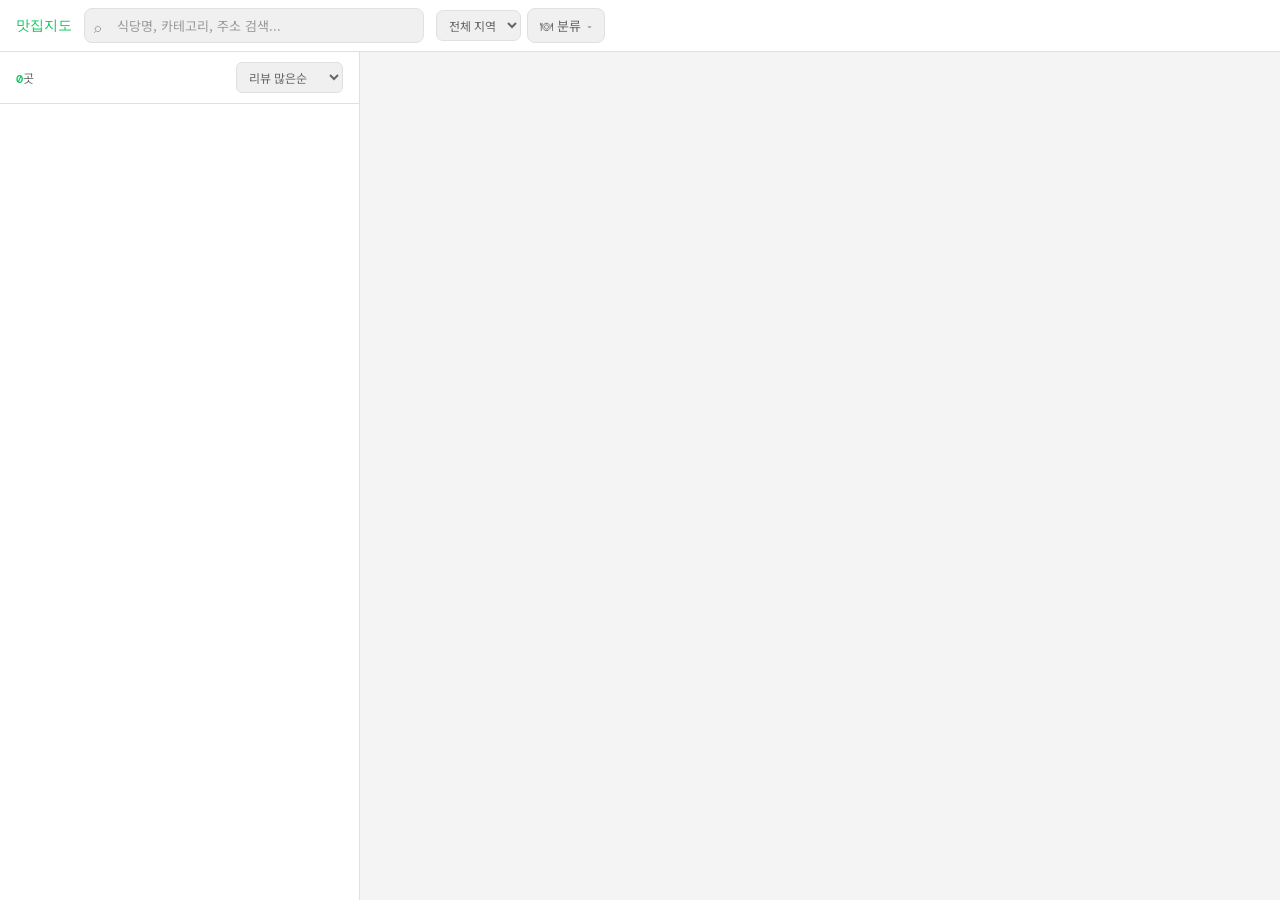
<file: index.html>
<!DOCTYPE html>
<html lang="ko">
<head>
<meta charset="UTF-8">
<meta name="viewport" content="width=device-width, initial-scale=1.0">
<meta name="color-scheme" content="light dark">
<title>맛집지도 — 네이버 리뷰 기반</title>
<link rel="preconnect" href="https://fonts.googleapis.com">
<link href="https://fonts.googleapis.com/css2?family=Noto+Sans+KR:wght@300;400;500;700&family=DM+Mono:wght@400;500&display=swap" rel="stylesheet">

<script src="https://oapi.map.naver.com/openapi/v3/maps.js?ncpKeyId=zvmm7wkis7"></script>

<script src="./data/places.js" onerror="console.warn('places.js 없음')"></script>

<style>
  /* ── 다크 모드 (기본) ── */
  :root {
    --bg:       #0f0f0f;
    --surface:  #1a1a1a;
    --surface2: #242424;
    --border:   #2e2e2e;
    --text:     #e8e6e0;
    --muted:    #888;
    --dim:      #555;
    --accent:   #03c75a;
    --accent-d: #029a44;
    --sidebar-w: 360px;
    --font:     'Noto Sans KR', sans-serif;
    --mono:     'DM Mono', monospace;
    --tile-filter: brightness(0.7) saturate(0.6);
    --shadow:   rgba(0,0,0,.5);
    --pin-shadow: rgba(0,0,0,.6);
  }

  /* ── 라이트 모드 (시스템 설정 따름) ── */
  @media (prefers-color-scheme: light) {
    :root {
      --bg:       #f4f4f4;
      --surface:  #ffffff;
      --surface2: #f0f0f0;
      --border:   #e0e0e0;
      --text:     #1a1a1a;
      --muted:    #666;
      --dim:      #999;
      --accent:   #03c75a;
      --accent-d: #029a44;
      --tile-filter: brightness(1) saturate(0.9);
      --shadow:   rgba(0,0,0,.12);
      --pin-shadow: rgba(0,0,0,.3);
    }
  }

  * { margin:0; padding:0; box-sizing:border-box; }

  body {
    font-family: var(--font);
    background: var(--bg);
    color: var(--text);
    height: 100vh;
    overflow: hidden;
    display: flex;
    flex-direction: column;
  }

  /* ── 헤더 ── */
  header {
    height: 52px;
    background: var(--surface);
    border-bottom: 1px solid var(--border);
    display: flex;
    align-items: center;
    gap: 12px;
    padding: 0 16px;
    z-index: 1000;
    flex-shrink: 0;
  }

  .logo {
    font-family: var(--mono);
    font-size: 14px;
    font-weight: 500;
    color: var(--accent);
    white-space: nowrap;
  }

  .search-wrap { flex:1; min-width:160px; max-width:340px; position:relative; }

  /* 헤더 필터 그룹 (지역·수상·음식분류) */
  .header-filters {
    display:flex; align-items:center; gap:6px; flex-shrink:0;
  }
  .hdr-select {
    background:var(--surface2); border:1px solid var(--border);
    border-radius:7px; color:var(--muted); font-family:var(--font);
    font-size:12px; padding:5px 8px; outline:none; cursor:pointer;
    max-width:120px; white-space:nowrap; overflow:hidden; text-overflow:ellipsis;
    transition:border-color .15s;
  }
  .hdr-select:focus, .hdr-select:hover { border-color:var(--accent-d); color:var(--text); }
  .search-wrap input {
    width:100%;
    background: var(--surface2);
    border: 1px solid var(--border);
    border-radius: 8px;
    padding: 7px 12px 7px 32px;
    color: var(--text);
    font-family: var(--font);
    font-size: 13px;
    outline: none;
    transition: border-color .15s;
  }
  .search-wrap input:focus { border-color: var(--accent-d); }
  .search-wrap input::placeholder { color: var(--dim); }
  .search-icon {
    position:absolute; left:10px; top:50%;
    transform:translateY(-50%);
    color:var(--dim); font-size:14px; pointer-events:none;
  }

  /* ── 음식 분류 드롭다운 (다중선택) ── */
  .cat-filter { position:relative; flex-shrink:0; }
  .cat-filter-btn {
    display:inline-flex; align-items:center; gap:6px; white-space:nowrap;
    padding:7px 12px; border-radius:8px;
    border:1px solid var(--border); background:var(--surface2);
    color:var(--muted); font-family:var(--font); font-size:13px;
    cursor:pointer; transition:border-color .15s, color .15s;
  }
  .cat-filter-btn:hover { border-color:var(--accent-d); color:var(--text); }
  .cat-filter-btn.active { border-color:var(--accent); color:var(--text); }
  .cat-filter-caret { font-size:10px; color:var(--dim); }
  .cat-filter-count {
    display:none; min-width:16px; text-align:center;
    background:var(--accent); color:#fff; font-size:11px; font-weight:600;
    padding:0 5px; border-radius:9px; line-height:16px;
  }
  .cat-filter-count.show { display:inline-block; }

  .cat-filter-panel {
    position:absolute; top:calc(100% + 8px); right:0;
    width:260px; max-height:min(60vh, 420px); overflow-y:auto;
    background:var(--surface); border:1px solid var(--border);
    border-radius:10px; padding:8px; z-index:1200;
    box-shadow:0 8px 28px rgba(0,0,0,.45);
  }
  .cat-panel-head {
    display:flex; justify-content:space-between; align-items:center;
    padding:4px 6px 8px; border-bottom:1px solid var(--border); margin-bottom:4px;
  }
  .cat-panel-head span { font-size:12px; color:var(--muted); }
  .cat-panel-clear {
    background:none; border:none; color:var(--accent);
    font-size:12px; cursor:pointer; font-family:var(--font); padding:2px 4px;
  }
  .cat-panel-clear:hover { text-decoration:underline; }

  /* 패널 내 텍스트 검색 */
  .cat-search {
    width:100%; box-sizing:border-box;
    background:var(--surface2); border:1px solid var(--border);
    border-radius:6px; color:var(--text); font-family:var(--font);
    font-size:12px; padding:5px 10px; outline:none; margin-bottom:6px;
  }
  .cat-search:focus { border-color:var(--accent-d); }

  /* 중분류 그룹 헤더 */
  .cat-group-head {
    display:flex; align-items:center; gap:8px;
    padding:5px 6px 3px; margin-top:4px;
    font-size:11px; font-weight:600; color:var(--muted);
    border-top:1px solid var(--border); user-select:none;
  }
  .cat-group-head:first-of-type { border-top:none; margin-top:0; }
  .cat-group-toggle {
    background:none; border:1px solid var(--border); border-radius:4px;
    color:var(--accent); font-size:10px; cursor:pointer;
    font-family:var(--font); padding:1px 6px; margin-left:auto;
    white-space:nowrap;
  }
  .cat-group-toggle:hover { background:rgba(3,199,90,.1); }

  .cat-opt {
    display:flex; align-items:center; gap:9px;
    padding:6px 8px; border-radius:6px; cursor:pointer;
    font-size:13px; color:var(--text); user-select:none;
  }
  .cat-opt:hover { background:var(--surface2); }
  .cat-opt.hidden { display:none; }
  .cat-opt input { accent-color:var(--accent); width:15px; height:15px; cursor:pointer; }
  .cat-opt .cat-opt-cnt { margin-left:auto; font-size:11px; color:var(--dim); font-family:var(--mono); }

  /* ── 레이아웃 ── */
  .main { display:flex; flex:1; overflow:hidden; }

  /* ── 사이드바 ── */
  .sidebar {
    width: var(--sidebar-w); flex-shrink:0;
    background: var(--surface); border-right:1px solid var(--border);
    display:flex; flex-direction:column; overflow:hidden;
  }

  .sidebar-header {
    padding:10px 16px; border-bottom:1px solid var(--border);
    display:flex; align-items:center; justify-content:space-between; gap:10px;
  }
  .count-label { font-size:12px; color:var(--muted); white-space:nowrap; flex-shrink:0; }
  .count-label span { color:var(--accent); font-family:var(--mono); font-weight:500; }

  .sort-select {
    background:var(--surface2); border:1px solid var(--border);
    border-radius:6px; color:var(--muted); font-family:var(--font);
    font-size:12px; padding:5px 8px; outline:none; cursor:pointer;
    max-width:150px; text-overflow:ellipsis;
  }

  .place-list {
    overflow-y:auto; flex:1;
    scrollbar-width:thin; scrollbar-color:var(--border) transparent;
  }

  /* ── 카드 ── */
  .place-card {
    padding:13px 16px; border-bottom:1px solid var(--border);
    cursor:pointer; transition:background .12s;
  }
  .place-card:hover { background:var(--surface2); }
  .place-card.active { background:var(--surface2); border-left:3px solid var(--accent); padding-left:13px; }

  .card-top {
    display:flex; align-items:center;
    flex-wrap:wrap; gap:6px; margin-bottom:5px;
  }
  .card-name { font-size:14px; font-weight:500; color:var(--text); line-height:1.3; }

  .matzip-badge {
    font-size:11px; font-weight:600; padding:2px 8px;
    border-radius:10px; white-space:nowrap; flex-shrink:0;
    background:rgba(3,199,90,.15); color:var(--accent);
    border:1px solid rgba(3,199,90,.3);
  }

  /* 공식 수상 배지 (미쉐린·빕구르망·블루리본) */
  .award-badge {
    display:inline-flex; align-items:center; gap:3px;
    font-size:10.5px; font-weight:700; padding:2px 8px;
    border-radius:11px; white-space:nowrap; flex-shrink:0;
    line-height:1.5; letter-spacing:-.2px;
    box-shadow:0 1px 3px rgba(0,0,0,.25);
  }
  .award-badge + .award-badge { margin-left:3px; }
  /* 미쉐린 스타 — 미쉐린 레드 */
  .award-badge.aw-michelin {
    background:linear-gradient(135deg,#e0102f,#b00a26); color:#fff;
    border:1px solid rgba(255,255,255,.25);
  }
  /* 빕구르망 — 앰버/오렌지 */
  .award-badge.aw-bib {
    background:linear-gradient(135deg,#f0a832,#d6881f); color:#241600;
    border:1px solid rgba(255,255,255,.3);
  }
  /* 블루리본 — 블루 */
  .award-badge.aw-blue {
    background:linear-gradient(135deg,#3f7bff,#2a5fe0); color:#fff;
    border:1px solid rgba(255,255,255,.25);
  }

  .card-meta { font-size:12px; color:var(--muted); margin-bottom:8px; }

  /* 리뷰 분석 태그 */
  .tag-group { display:flex; flex-wrap:wrap; gap:5px; margin-top:5px; }
  .tag {
    font-size:11px; padding:3px 9px; border-radius:12px;
    background:var(--surface2); border:1px solid var(--border);
    color:var(--muted); white-space:nowrap;
  }
  .tag-menu  { border-color:rgba(3,199,90,.35); color:var(--accent); background:rgba(3,199,90,.08); }
  .tag-neg   { border-color:rgba(240,96,96,.35); color:#f06060; background:rgba(240,96,96,.08); }
  .tag-kw    { border-color:rgba(96,160,240,.35); color:#60a0f0; background:rgba(96,160,240,.08); }

  .analysis-label {
    font-size:11px; color:var(--dim); margin-bottom:3px; margin-top:10px;
    font-family:var(--mono); letter-spacing:.05em; text-transform:uppercase;
  }
  .analysis-label:first-child { margin-top:0; }

  .score-inline {
    display:flex; align-items:center; gap:8px; margin-top:5px;
  }
  .score-inline .bar {
    flex:1; height:5px; background:var(--border); border-radius:3px; overflow:hidden;
  }
  .score-inline .bar-fill { height:100%; border-radius:3px; }
  .score-val { font-size:12px; font-family:var(--mono); font-weight:600; min-width:32px; text-align:right; }

  .review-row {
    display:flex; align-items:center; gap:8px; flex-wrap:wrap;
  }
  .review-num {
    font-family:var(--mono); font-size:13px;
    color:var(--accent); font-weight:600;
  }
  .review-label { font-size:11px; color:var(--dim); }

  .review-bar-wrap {
    flex:1; min-width:60px; max-width:100px;
    height:3px; background:var(--border);
    border-radius:2px; overflow:hidden;
  }
  .review-bar-fill {
    height:100%; background:var(--accent); border-radius:2px;
    transition:width .4s ease;
  }

  /* ── 지도 ── */
  #map { flex:1; }
  #map-fallback {
    flex:1; display:flex; align-items:center; justify-content:center;
    flex-direction:column; gap:12px; color:var(--muted); font-size:13px;
    text-align:center; line-height:1.8;
  }
  #map-fallback code { font-size:12px; color:var(--text); background:var(--surface2); padding:4px 8px; border-radius:4px; }

  /* ── 상세 패널 ── */
  .detail-panel {
    position:absolute; right:0; top:52px;
    width:480px; height:calc(100vh - 52px);
    background:var(--surface); border-left:1px solid var(--border);
    z-index:500; display:flex; flex-direction:column;
    transform:translateX(100%); transition:transform .25s cubic-bezier(.4,0,.2,1);
    overflow-y:auto; scrollbar-width:thin; scrollbar-color:var(--border) transparent;
  }
  .detail-panel.open { transform:translateX(0); }

  .detail-header {
    position:sticky; top:0; background:var(--surface);
    border-bottom:1px solid var(--border);
    padding:10px 16px; display:flex;
    align-items:center; justify-content:space-between; z-index:10;
  }
  .detail-header-title { font-size:12px; color:var(--dim); }
  .close-btn {
    background:none; border:none; color:var(--muted);
    cursor:pointer; font-size:18px; line-height:1; padding:2px;
  }
  .close-btn:hover { color:var(--text); }

  .detail-body { padding:20px; }
  .detail-name {
    font-size:24px; font-weight:700; color:var(--text);
    line-height:1.25; margin-bottom:6px; letter-spacing:-0.3px;
  }
  .detail-meta { font-size:13px; color:var(--muted); margin-bottom:18px; }

  .section { margin-bottom:20px; }
  .section-title {
    font-size:11px; font-family:var(--mono); color:var(--dim);
    letter-spacing:.08em; text-transform:uppercase; margin-bottom:10px;
  }

  .stat-block {
    background:var(--surface2); border:1px solid var(--border);
    border-radius:10px; padding:12px 14px;
  }
  .stat-row {
    display:flex; justify-content:space-between;
    font-size:12px; color:var(--muted); padding:3px 0;
  }
  .stat-row span:last-child { color:var(--text); font-family:var(--mono); font-size:11px; }

  /* 라이트 모드 보정 */
  @media (prefers-color-scheme: light) {
    .stat-block { background:var(--surface2); border-color:var(--border); }
  }

  .stat-bar { height:4px; background:var(--border); border-radius:2px; margin-top:10px; overflow:hidden; }
  .stat-bar-fill { height:100%; background:var(--accent); border-radius:2px; }

  .notice-box {
    background:rgba(3,199,90,.06); border:1px solid rgba(3,199,90,.15);
    border-radius:8px; padding:10px 12px;
    font-size:11px; color:var(--muted); line-height:1.7;
  }
  .notice-box strong { color:var(--accent); }

  /* 시간 뱃지 */
  .hours-row {
    display:flex; align-items:center; gap:8px;
    font-size:12px; color:var(--muted); padding:3px 0;
  }
  .hours-label { color:var(--dim); min-width:72px; }
  .hours-val { color:var(--text); }
  .status-badge {
    font-size:10px; padding:1px 7px; border-radius:8px;
    font-weight:500;
  }
  .status-open  { background:rgba(3,199,90,.15);  color:var(--accent); }
  .status-close { background:rgba(240,96,96,.12);  color:#f06060; }
  .status-break { background:rgba(240,200,96,.12); color:#f0c860; }

  /* 리뷰 블록 구분 */
  .review-type-badge {
    display:inline-block; font-size:10px; font-weight:600;
    padding:2px 7px; border-radius:6px; margin-bottom:8px;
  }
  .badge-visitor { background:rgba(3,199,90,.15);  color:var(--accent); }
  .badge-blog    { background:rgba(96,160,240,.15); color:#60a0f0; }

  /* 키워드 리뷰 인용 */
  .kw-category { margin-bottom:14px; }
  .kw-category:last-child { margin-bottom:0; }
  .kw-label {
    font-size:11px; font-family:var(--mono); color:var(--dim);
    letter-spacing:.06em; text-transform:uppercase;
    margin-bottom:6px; display:flex; align-items:center; gap:6px;
  }
  .kw-label-count {
    font-size:10px; background:var(--surface2);
    border:1px solid var(--border); border-radius:8px;
    padding:1px 7px; color:var(--muted); font-family:var(--mono);
    text-transform:none; letter-spacing:0;
  }
  .kw-quote {
    font-size:12px; color:var(--text); line-height:1.65;
    padding:7px 10px 5px 12px;
    border-left:2px solid var(--border);
    margin-bottom:5px;
    background:var(--surface2);
    border-radius:0 6px 6px 0;
  }
  .kw-quote:last-child { margin-bottom:0; }
  .kw-quote-source {
    display:inline; font-size:10px; color:var(--dim);
    margin-left:6px; font-family:var(--mono);
  }
  .kw-no-match {
    font-size:11px; color:var(--dim); padding:4px 0 4px 4px;
    font-style:italic;
  }

  /* 네이버 지도 다크모드 */
  @media (prefers-color-scheme: dark) {
    #map { filter: brightness(0.78) saturate(0.6); }
    .map-pin-wrap { filter: brightness(1.28) saturate(1.8) !important; }
  }

  /* 커스텀 마커 */
  .map-pin-wrap {
    display:flex; flex-direction:column; align-items:center;
    cursor:pointer;
  }
  .map-pin {
    filter:drop-shadow(0 2px 4px var(--pin-shadow));
    transition:transform .15s, filter .15s;
  }
  .map-pin-wrap:hover { z-index:500; }
  .map-pin-wrap:hover .map-pin { transform:scale(1.25) translateY(-2px); }
  .map-pin-label {
    display:none;            /* 기본은 숨김 — 밀집 시 텍스트 겹침 방지 */
    background:rgba(0,0,0,.74); color:#fff;
    font-size:10px; font-family:var(--font);
    padding:2px 6px; border-radius:4px;
    white-space:nowrap; margin-top:2px;
    max-width:84px; overflow:hidden; text-overflow:ellipsis;
    pointer-events:none;
  }
  /* 줌이 높을 때만 전체 라벨 노출 */
  #map.show-labels .map-pin-label { display:block; }
  /* hover 시엔 줌과 무관하게 항상 노출 */
  .map-pin-wrap:hover .map-pin-label { display:block; }

  /* 밀집 묶음(클러스터) 버블 */
  .map-cluster {
    display:flex; align-items:center; justify-content:center;
    border-radius:50%; color:#fff; font-weight:700; font-family:var(--mono);
    background:rgba(3,199,90,.92); border:2px solid #fff;
    box-shadow:0 2px 9px rgba(0,0,0,.45); cursor:pointer;
    transition:transform .12s;
  }
  .map-cluster:hover { transform:scale(1.12); }

  ::-webkit-scrollbar { width:4px; }
  ::-webkit-scrollbar-track { background:transparent; }
  ::-webkit-scrollbar-thumb { background:var(--border); border-radius:2px; }

  /* ── 목록 토글 버튼 (모바일 전용) ── */
  .list-toggle-btn { display:none; }

  /* ── 모바일 ── */
  @media (max-width:768px) {
    /* 헤더 */
    header { gap:8px; padding:0 10px; flex-wrap:wrap; height:auto; min-height:52px; padding-top:6px; padding-bottom:6px; }
    .search-wrap { flex:1; min-width:120px; max-width:100%; }
    .header-filters { gap:4px; }
    .hdr-select { max-width:90px; font-size:11px; padding:4px 6px; }
    .cat-filter-btn { padding:5px 8px; font-size:12px; }
    .cat-filter-btn .cat-filter-caret { display:none; }
    .cat-filter-panel { width:min(72vw, 260px); right:-10px; }

    /* 레이아웃: 지도가 전체 채움 */
    .main { flex-direction:column; position:relative; }
    #map, #map-fallback {
      height: calc(100vh - 52px);
      width:100%; flex:none;
    }

    /* 사이드바: 하단에서 슬라이드업 */
    .sidebar {
      position:fixed;
      bottom:0; left:0; right:0;
      width:100%; height:82vh;
      flex:none;
      border-right:none;
      border-top:2px solid var(--border);
      border-radius:16px 16px 0 0;
      transform:translateY(100%);
      transition:transform .3s cubic-bezier(.4,0,.2,1);
      z-index:300;
    }
    .sidebar.open { transform:translateY(0); }

    /* 드래그 핸들 */
    .sidebar::before {
      content:'';
      display:block;
      width:40px; height:4px;
      background:var(--border);
      border-radius:2px;
      margin:10px auto 6px;
    }

    .place-list { -webkit-overflow-scrolling:touch; }

    /* 목록 토글 버튼 */
    .list-toggle-btn {
      display:flex;
      position:fixed;
      bottom:28px; left:50%;
      transform:translateX(-50%);
      background:var(--surface);
      border:1px solid var(--border);
      color:var(--text);
      font-family:var(--font);
      font-size:14px; font-weight:500;
      padding:11px 28px;
      border-radius:24px;
      cursor:pointer;
      z-index:200;
      box-shadow:0 4px 20px var(--shadow);
      gap:8px; align-items:center;
      white-space:nowrap;
      transition:background .15s, transform .15s;
    }
    .list-toggle-btn:active { transform:translateX(-50%) scale(0.96); }
    .list-toggle-btn.open {
      background:var(--accent);
      border-color:var(--accent);
      color:#fff;
      bottom: calc(82vh + 12px);
    }

    /* 사이드바 열릴 때 버튼 숨김 처리 */
    .sidebar-backdrop {
      display:none;
      position:fixed; inset:0;
      z-index:299;
      background:transparent;
    }
    .sidebar-backdrop.active { display:block; }

    /* 상세 패널: 하단 풀스크린 */
    .detail-panel {
      width:100%; height:88vh;
      top:auto; bottom:0;
      transform:translateY(100%);
      border-left:none;
      border-top:2px solid var(--border);
      border-radius:16px 16px 0 0;
      z-index:400;
    }
    .detail-panel.open { transform:translateY(0); }

    /* 카드 글씨 조정 */
    .card-name { font-size:13px; }
    .card-meta { font-size:11px; }
    .detail-body { padding:16px; }
    .detail-name { font-size:20px; }
  }

  /* 매우 작은 화면 (iPhone SE 등) */
  @media (max-width:375px) {
    #map, #map-fallback { height: calc(100vh - 52px); }
    .sidebar { height:85vh; }
    .list-toggle-btn.open { bottom: calc(85vh + 12px); }
  }
</style>
</head>
<body>

<header>
  <div class="logo">맛집지도</div>
  <div class="search-wrap">
    <span class="search-icon">⌕</span>
    <input type="text" id="searchInput" placeholder="식당명, 카테고리, 주소 검색...">
  </div>
  <div class="header-filters">
    <select class="hdr-select" id="regionSelect" title="지역(구) 필터">
      <option value="all">전체 지역</option>
    </select>
    <select class="hdr-select" id="awardSelect" title="수상 필터" style="display:none">
      <option value="all">수상 무관</option>
    </select>
    <div class="cat-filter">
      <button class="cat-filter-btn" id="catFilterBtn" aria-haspopup="true" aria-expanded="false">
        🍽 분류<span class="cat-filter-count" id="catFilterCount"></span>
        <span class="cat-filter-caret">▾</span>
      </button>
      <div class="cat-filter-panel" id="catFilterPanel" hidden></div>
    </div>
  </div>
</header>

<div class="main">
  <div class="sidebar">
    <div class="sidebar-header">
      <div class="count-label"><span id="placeCount">0</span>곳</div>
      <select class="sort-select" id="sortSelect">
        <option value="reviews">리뷰 많은순</option>
        <option value="positive">긍정률 높은순</option>
        <option value="name">이름순</option>
      </select>
    </div>
    <div class="place-list" id="placeList"></div>
  </div>

  <div id="map" style="flex:1"></div>
</div>

<div class="sidebar-backdrop" id="sidebarBackdrop" onclick="closeSidebar()"></div>
<button class="list-toggle-btn" id="listToggleBtn" onclick="toggleSidebar()">☰ 목록 보기</button>

<div class="detail-panel" id="detailPanel">
  <div class="detail-header">
    <span class="detail-header-title" id="detailTitle">상세 정보</span>
    <button class="close-btn" onclick="closeDetail()">&#x2715;</button>
  </div>
  <div class="detail-body" id="detailBody"></div>
</div>

<script>
let allPlaces = [], filteredPlaces = [];
let map, displayedMarkers = [];
const CLUSTER_MAX_ZOOM = 16;  // 이 줌 이상이면 클러스터 해제하고 개별 핀 표시
const CLUSTER_GRID = 62;       // 픽셀 그리드 셀 크기 (작을수록 잘 안 묶임)
let activeId = null;
let activeCategories = new Set();   // 비어있으면 = 전체 (다중선택)
let activeRegion = 'all', activeAward = 'all';

// area("서울 강남구 음식점") → 지역 라벨("서울 강남구")
function regionLabel(p) {
  return (p.area || '').replace(/\s*음식점\s*$/, '').trim();
}

// 수상 배지 HTML (네이버가 표시한 공식 수상만 데이터에 들어옴)
function awardBadge(awards) {
  if (!Array.isArray(awards) || !awards.length) return '';
  return awards.map(a => {
    let cls = 'aw-bib', icon = '🍜';
    if (a.startsWith('미쉐린'))      { cls = 'aw-michelin'; icon = '⭐'; }
    else if (a.startsWith('블루리본')) { cls = 'aw-blue';     icon = '🎀'; }
    else if (a.startsWith('빕'))      { cls = 'aw-bib';      icon = '🍜'; }
    return `<span class="award-badge ${cls}">${icon}<span>${a}</span></span>`;
  }).join('');
}

// ── 데이터 로드 ──
async function loadData() {
  try {
    if (window.PLACES_DATA && Array.isArray(window.PLACES_DATA)) {
      allPlaces = window.PLACES_DATA;
    } else {
      const res = await fetch('./data/places.json');
      if (!res.ok) throw new Error();
      allPlaces = await res.json();
    }
  } catch {
    document.getElementById('placeList').innerHTML =
      `<div style="padding:24px;text-align:center;color:var(--dim);font-size:13px;line-height:2">
        데이터가 없습니다.<br>
        <code style="font-size:11px;color:var(--muted)">python manage.py update --area "지역명"</code><br>
        을 먼저 실행해주세요.
       </div>`;
    return;
  }
  filteredPlaces = [...allPlaces];
  initMap();
  renderCategoryPanel();
  setupCategoryDropdown();
  renderRegionOptions();
  renderAwardOptions();
  renderList();
  renderMarkers();
}

// ── 지역(구) 셀렉트 옵션 ──
function renderRegionOptions() {
  const sel = document.getElementById('regionSelect');
  const regions = [...new Set(allPlaces.map(regionLabel).filter(Boolean))]
    .sort((a, b) => a.localeCompare(b, 'ko'));
  sel.innerHTML = '<option value="all">전체 지역</option>'
    + regions.map(r => `<option value="${r}">${r}</option>`).join('');
}

// ── 수상 셀렉트 옵션 (실제 존재하는 수상만 노출) ──
function renderAwardOptions() {
  const sel = document.getElementById('awardSelect');
  const present = new Set();
  allPlaces.forEach(p => (p.awards || []).forEach(a => {
    present.add(a.startsWith('미쉐린') ? '미쉐린' : a);  // 빕구르망·블루리본은 그대로
  }));
  if (!present.size) { sel.style.display = 'none'; return; }
  sel.style.display = '';
  const labels = [['미쉐린', '⭐ 미쉐린'], ['빕구르망', '🍜 빕구르망'], ['블루리본', '🎀 블루리본']];
  sel.innerHTML = '<option value="all">수상 무관</option>'
    + '<option value="any">⭐ 수상 업체만</option>'
    + labels.filter(([k]) => present.has(k))
            .map(([k, l]) => `<option value="${k}">${l}</option>`).join('');
}

// ── 네이버 지도 초기화 ──
function initMap() {
  const first = allPlaces[0];
  const defaultLat = (first && first.lat) ? first.lat : 37.5665;
  const defaultLng = (first && first.lng) ? first.lng : 126.9780;

  map = new naver.maps.Map('map', {
    center: new naver.maps.LatLng(defaultLat, defaultLng),
    zoom: 13,
    zoomControl: true,
    zoomControlOptions: { position: naver.maps.Position.RIGHT_BOTTOM },
    mapTypeControl: false,
    scaleControl: false,
  });

  // 줌/이동이 끝날 때마다 클러스터 재계산 (+ 라벨 표시 갱신)
  naver.maps.Event.addListener(map, 'idle', renderMarkers);
}

// ── 마커 렌더 (밀집 시 클러스터링) ──
function renderMarkers() {
  if (!map) return;

  displayedMarkers.forEach(m => m.setMap(null));
  displayedMarkers = [];

  const pts = filteredPlaces.filter(p => p.lat && p.lng);
  const proj = map.getProjection();

  // 줌이 충분히 높거나 투영 불가 → 클러스터 없이 개별 핀
  if (map.getZoom() >= CLUSTER_MAX_ZOOM || !proj) {
    pts.forEach(p => displayedMarkers.push(makePinMarker(p)));
    updateLabelVisibility();
    return;
  }

  // 픽셀 그리드로 근접 핀을 셀 단위로 묶는다
  const cells = new Map();
  pts.forEach(p => {
    const o = proj.fromCoordToOffset(new naver.maps.LatLng(p.lat, p.lng));
    const key = Math.floor(o.x / CLUSTER_GRID) + ':' + Math.floor(o.y / CLUSTER_GRID);
    (cells.get(key) || cells.set(key, []).get(key)).push(p);
  });

  cells.forEach(members => {
    displayedMarkers.push(members.length === 1
      ? makePinMarker(members[0])
      : makeClusterMarker(members));
  });
  updateLabelVisibility();
}

// 개별 음식점 핀
function makePinMarker(p) {
  const shortName = p.name.length > 8 ? p.name.slice(0, 8) + '…' : p.name;
  const m = new naver.maps.Marker({
    position: new naver.maps.LatLng(p.lat, p.lng),
    map: map,
    icon: {
      // 작은 물방울 핀 — 내부 흰점 제거, 얇은 흰 외곽선으로 겹침 시 분리감
      content: `<div class="map-pin-wrap">
        <div class="map-pin">
          <svg width="17" height="23" viewBox="0 0 17 23" fill="none">
            <path d="M8.5 0.8C4.05 0.8 0.8 4.05 0.8 8.5c0 5.9 7.7 13.4 7.7 13.4s7.7-7.5 7.7-13.4C16.2 4.05 12.95 0.8 8.5 0.8z"
                  fill="#03c75a" stroke="#ffffff" stroke-width="1.3"/>
          </svg>
        </div>
        <div class="map-pin-label">${shortName}</div>
      </div>`,
      anchor: new naver.maps.Point(8.5, 22)
    }
  });
  naver.maps.Event.addListener(m, 'click', () => openDetail(p.id));
  return m;
}

// 묶음(클러스터) 버블 — 클릭 시 해당 영역으로 줌인해 펼침
function makeClusterMarker(members) {
  const n = members.length;
  const lat = members.reduce((s, p) => s + p.lat, 0) / n;
  const lng = members.reduce((s, p) => s + p.lng, 0) / n;
  const size = n < 10 ? 34 : n < 30 ? 42 : n < 100 ? 50 : 58;
  const fs   = n < 100 ? 13 : 14;
  const m = new naver.maps.Marker({
    position: new naver.maps.LatLng(lat, lng),
    map: map,
    zIndex: 100,
    icon: {
      content: `<div class="map-cluster" style="width:${size}px;height:${size}px;font-size:${fs}px">${n}</div>`,
      anchor: new naver.maps.Point(size / 2, size / 2)
    }
  });
  naver.maps.Event.addListener(m, 'click', () => {
    let minLat = 90, maxLat = -90, minLng = 180, maxLng = -180;
    members.forEach(p => {
      minLat = Math.min(minLat, p.lat); maxLat = Math.max(maxLat, p.lat);
      minLng = Math.min(minLng, p.lng); maxLng = Math.max(maxLng, p.lng);
    });
    const span = Math.max(maxLat - minLat, maxLng - minLng);
    if (span < 1e-4) {
      // 거의 같은 좌표에 뭉친 경우 — fitBounds로는 안 펼쳐지므로 강제 줌인
      map.morph(new naver.maps.LatLng(lat, lng), Math.min(18, map.getZoom() + 3));
    } else {
      map.fitBounds(
        new naver.maps.LatLngBounds(
          new naver.maps.LatLng(minLat, minLng),
          new naver.maps.LatLng(maxLat, maxLng)),
        { top: 70, right: 70, bottom: 70, left: 70 });
    }
  });
  return m;
}

// 밀집 지역 텍스트 겹침 완화 — 줌이 충분히 높을 때만 핀 라벨을 노출.
// (낮은 줌에선 핀만, hover/선택 시엔 항상 라벨 표시 — CSS에서 처리)
function updateLabelVisibility() {
  const el = document.getElementById('map');
  if (el && map) el.classList.toggle('show-labels', map.getZoom() >= 15);
}

// ── 리스트 렌더 ──
function renderList() {
  const list = document.getElementById('placeList');
  document.getElementById('placeCount').textContent = filteredPlaces.length;

  if (!filteredPlaces.length) {
    list.innerHTML = `<div style="padding:32px;text-align:center;color:var(--dim);font-size:13px">검색 결과가 없습니다</div>`;
    return;
  }

  list.innerHTML = filteredPlaces.map(p => {
    // 실제 리뷰 수 (네이버 API 집계)
    const vTotal = p.visitor_total || 0;
    const bTotal = p.blog_total || 0;
    // 광고 제거 수 (샘플에서)
    const va = p.visitor_ad_count || 0;
    const ba = p.blog_ad_count || 0;
    const adTotal = va + ba;
    // 긍정률 bar
    const posRate = (p.positive_rate != null && p.positive_rate > 0) ? p.positive_rate : null;
    const barPct = posRate ?? 0;
    const barColor = posRate != null
      ? (posRate >= 70 ? 'var(--accent)' : posRate >= 40 ? '#f0c860' : '#f06060')
      : 'var(--border)';
    const barLabel = posRate != null ? `긍정 ${posRate}%` : (adTotal > 0 ? `광고 ${adTotal}건 제외` : '');
    const _GENERIC = new Set(['음식점','식당','레스토랑','먹거리','푸드코트']);
    const cat = (p.category || '').split(',').map(c=>c.trim()).find(c=>c&&!_GENERIC.has(c))
                || (p.category||'').split(',')[0] || '';
    const addr = (p.address || '').replace(/^충청남도|^충청북도|^경기도|^서울특별시|^서울 /, '').split(' ').slice(0, 3).join(' ');

    return `
      <div class="place-card${activeId === p.id ? ' active' : ''}" onclick="openDetail('${p.id}')" data-id="${p.id}">
        <div class="card-top">
          <div class="card-name">${p.name}</div>
          ${awardBadge(p.awards)}
        </div>
        <div class="card-meta">${cat}${addr ? ' &middot; ' + addr : ''}</div>
        <div class="review-row">
          <span class="review-num" title="방문자 전체 리뷰">${vTotal.toLocaleString()}</span>
          <span class="review-label" style="color:var(--accent)">방문자</span>
          <span class="review-num" style="color:#60a0f0" title="블로그 전체 리뷰">${bTotal.toLocaleString()}</span>
          <span class="review-label" style="color:#60a0f0">블로그</span>
          <div class="review-bar-wrap"><div class="review-bar-fill" style="width:${barPct}%;background:${barColor}"></div></div>
          <span class="review-label">${barLabel}</span>
        </div>
      </div>`;
  }).join('');
}

// ── 음식 분류 드롭다운 (다중선택 체크박스) ──
// ── 카테고리 중분류 그룹 정의 ──
const CAT_GROUPS = [
  {
    key: 'food', label: '🍽 음식점',
    match: c => !['카페','베이커리','브런치','케이크','빙수','디저트','제과','도넛','크로플','와플'].some(k => c.includes(k))
  },
  {
    key: 'cafe', label: '☕ 카페/디저트',
    match: c => ['카페','베이커리','브런치','케이크','빙수','디저트','제과','도넛','크로플','와플'].some(k => c.includes(k))
  },
];

function renderCategoryPanel() {
  const cats = new Map();
  allPlaces.forEach(p => {
    const c = (p.category || '').trim();
    if (c && c !== '기타') cats.set(c, (cats.get(c) || 0) + 1);
  });
  const sorted = [...cats.entries()].sort((a, b) => b[1] - a[1]);

  // 그룹별로 분류
  const groups = CAT_GROUPS.map(g => ({
    ...g,
    items: sorted.filter(([c]) => g.match(c))
  }));
  // 어느 그룹에도 안 들어간 것은 음식점에 추가
  const assigned = new Set(groups.flatMap(g => g.items.map(([c]) => c)));
  sorted.filter(([c]) => !assigned.has(c)).forEach(item => groups[0].items.push(item));

  const panel = document.getElementById('catFilterPanel');
  panel.innerHTML = `
    <div class="cat-panel-head">
      <span>음식 분류 (다중선택)</span>
      <button class="cat-panel-clear" id="catClear">전체 초기화</button>
    </div>
    <input class="cat-search" id="catSearch" placeholder="분류 검색..." autocomplete="off">
    ${groups.filter(g => g.items.length).map(g => `
      <div class="cat-group-head" data-group="${g.key}">
        ${g.label}
        <button class="cat-group-toggle" data-group="${g.key}" data-action="all">전체 선택</button>
      </div>
      ${g.items.map(([cat, n]) => `
        <label class="cat-opt" data-group="${g.key}" data-cat="${cat}">
          <input type="checkbox" value="${cat}"${activeCategories.has(cat) ? ' checked' : ''}>
          <span>${cat}</span><span class="cat-opt-cnt">${n}</span>
        </label>`).join('')}
    `).join('')}`;

  // 체크박스 이벤트
  panel.querySelectorAll('input[type=checkbox]').forEach(cb => {
    cb.addEventListener('change', () => {
      if (cb.checked) activeCategories.add(cb.value);
      else activeCategories.delete(cb.value);
      syncGroupToggle(cb.closest('[data-group]').dataset.group);
      updateCatButton(); applyFilters();
    });
  });

  // 전체 초기화
  document.getElementById('catClear').addEventListener('click', () => {
    activeCategories.clear();
    panel.querySelectorAll('input[type=checkbox]').forEach(cb => cb.checked = false);
    panel.querySelectorAll('.cat-group-toggle').forEach(btn => btn.textContent = '전체 선택');
    updateCatButton(); applyFilters();
  });

  // 그룹 전체 선택/해제
  panel.querySelectorAll('.cat-group-toggle').forEach(btn => {
    btn.addEventListener('click', e => {
      e.preventDefault();
      const grp = btn.dataset.group;
      const boxes = [...panel.querySelectorAll(`.cat-opt[data-group="${grp}"] input:not(:disabled)`)];
      const visibleBoxes = boxes.filter(cb => !cb.closest('.cat-opt').classList.contains('hidden'));
      const allChecked = visibleBoxes.every(cb => cb.checked);
      visibleBoxes.forEach(cb => {
        cb.checked = !allChecked;
        if (cb.checked) activeCategories.add(cb.value);
        else activeCategories.delete(cb.value);
      });
      syncGroupToggle(grp);
      updateCatButton(); applyFilters();
    });
  });

  // 텍스트 검색 필터
  document.getElementById('catSearch').addEventListener('input', e => {
    const q = e.target.value.trim().toLowerCase();
    panel.querySelectorAll('.cat-opt').forEach(opt => {
      const matches = !q || opt.dataset.cat.toLowerCase().includes(q);
      opt.classList.toggle('hidden', !matches);
    });
    // 그룹 내 보이는 항목이 없으면 그룹 헤더도 숨김
    groups.forEach(g => {
      const visible = panel.querySelectorAll(`.cat-opt[data-group="${g.key}"]:not(.hidden)`).length;
      const head = panel.querySelector(`.cat-group-head[data-group="${g.key}"]`);
      if (head) head.style.display = visible ? '' : 'none';
    });
  });

  updateCatButton();
  groups.forEach(g => syncGroupToggle(g.key));
}

// 그룹 버튼 텍스트를 현재 선택 상태에 맞게 갱신
function syncGroupToggle(grp) {
  const panel = document.getElementById('catFilterPanel');
  const btn = panel.querySelector(`.cat-group-toggle[data-group="${grp}"]`);
  if (!btn) return;
  const visible = [...panel.querySelectorAll(`.cat-opt[data-group="${grp}"]:not(.hidden) input`)];
  if (!visible.length) return;
  btn.textContent = visible.every(cb => cb.checked) ? '전체 해제' : '전체 선택';
}

// 선택 개수 배지 + 버튼 활성 상태 갱신
function updateCatButton() {
  const badge = document.getElementById('catFilterCount');
  const btn = document.getElementById('catFilterBtn');
  const n = activeCategories.size;
  badge.textContent = n;
  badge.classList.toggle('show', n > 0);
  btn.classList.toggle('active', n > 0);
}

// 드롭다운 열고/닫기 + 바깥 클릭 시 닫기
function setupCategoryDropdown() {
  const btn = document.getElementById('catFilterBtn');
  const panel = document.getElementById('catFilterPanel');
  btn.addEventListener('click', e => {
    e.stopPropagation();
    const open = panel.hidden;
    panel.hidden = !open;
    btn.setAttribute('aria-expanded', String(open));
  });
  document.addEventListener('click', e => {
    if (!panel.hidden && !panel.contains(e.target) && e.target !== btn) {
      panel.hidden = true;
      btn.setAttribute('aria-expanded', 'false');
    }
  });
}

// ── 리뷰 분석 블록 (서버가 만든 review_analysis를 렌더링만 한다) ──
function buildAnalysisBlock(p) {
  const ra      = p.review_analysis || {};
  const menus   = ra.menus || [];
  const apps    = ra.reservation_apps || [];
  const aspects = ra.aspects || [];
  const sourceLabel = { visitor: '방문자', blog: '블로그' };

  // 인용문에서 매칭된 키워드만 하이라이트
  function highlight(text, kw) {
    if (!kw) return text;
    const re = new RegExp(`(${kw.replace(/[.*+?^${}()|[\]\\]/g, '\\$&')})`, 'gi');
    return text.replace(re, '<mark style="background:rgba(3,199,90,.25);color:inherit;border-radius:2px;padding:0 1px">$1</mark>');
  }

  const menuSection = menus.length ? `
    <div class="section">
      <div class="section-title">대표 메뉴</div>
      <div class="tag-group">
        ${menus.map(m => `<span class="tag tag-menu">🍽 ${m}</span>`).join('')}
      </div>
    </div>` : '';

  const reservationSection = `
    <div class="section">
      <div class="section-title">온라인 예약</div>
      <div style="display:flex;gap:5px;flex-wrap:wrap;">
        ${apps.length
          ? apps.map(app => `
              <span style="font-size:11px;padding:3px 10px;border-radius:10px;
                background:rgba(3,199,90,.12);border:1px solid rgba(3,199,90,.3);
                color:var(--accent);font-weight:500">${app} 가능</span>`).join('')
          : `<span style="font-size:11px;padding:3px 10px;border-radius:10px;
              background:var(--surface2);border:1px solid var(--border);
              color:var(--dim)">리뷰에서 확인 불가</span>`
        }
      </div>
    </div>`;

  const analysisSection = aspects.length ? `
    <div class="section">
      <div class="section-title">리뷰 분석 <span style="color:var(--dim);font-size:10px;font-family:var(--font);text-transform:none;letter-spacing:0">키워드 기반 · ${ra.analyzed || 0}건</span></div>
      <div class="stat-block">
        ${aspects.map(a => `
          <div class="kw-category">
            <div class="kw-label">
              ${a.icon} ${a.label}
              <span class="kw-label-count">${a.count}건</span>
            </div>
            ${(a.quotes || []).map(q => `
              <div class="kw-quote">
                ${highlight(q.text, q.kw)}<span class="kw-quote-source">· ${sourceLabel[q.type] || '방문자'} 리뷰</span>
              </div>`).join('')}
          </div>`).join('')}
      </div>
    </div>` : `
    <div class="section">
      <div class="section-title">리뷰 분석</div>
      <div class="stat-block" style="color:var(--dim);font-size:12px;text-align:center;padding:16px">
        리뷰 데이터가 없습니다
      </div>
    </div>`;

  return menuSection + reservationSection + analysisSection;
}

// ── 상세 패널 ──
function openDetail(id) {
  const p = allPlaces.find(x => x.id === id);
  if (!p) return;

  activeId = id;
  document.querySelectorAll('.place-card').forEach(c =>
    c.classList.toggle('active', c.dataset.id === id));

  if (map && p.lat && p.lng) {
    map.setCenter(new naver.maps.LatLng(p.lat, p.lng));
    map.setZoom(16);
  }

  document.getElementById('detailTitle').textContent = '상세 정보';

  // ── 영업정보 ──
  const statusCls = (() => {
    const s = (p.business_status || '').toLowerCase();
    if (s.includes('영업중') || s.includes('영업 중')) return 'status-open';
    if (s.includes('브레이크') || s.includes('break')) return 'status-break';
    return 'status-close';
  })();
  const hoursBlock = (p.business_hours || p.break_time || p.closed_days || p.business_status) ? `
    <div class="section">
      <div class="section-title">영업 정보</div>
      <div class="stat-block">
        ${p.business_status ? `<div class="hours-row"><span class="status-badge ${statusCls}">${p.business_status}</span></div>` : ''}
        ${p.business_hours  ? `<div class="hours-row"><span class="hours-label">영업시간</span><span class="hours-val">${p.business_hours}</span></div>` : ''}
        ${p.break_time      ? `<div class="hours-row"><span class="hours-label">브레이크</span><span class="hours-val">${p.break_time}</span></div>` : ''}
        ${p.closed_days     ? `<div class="hours-row"><span class="hours-label">휴무일</span><span class="hours-val">${p.closed_days}</span></div>` : ''}
      </div>
    </div>` : '';

  // ── 방문자 리뷰 블록 ──
  const vt = p.visitor_total || 0;   // 네이버 집계 전체
  const vs = p.visitor_sampled || 0; // 실제 크롤링해서 분석한 수 (최신순 최대 100건)
  const vv = p.visitor_valid || p.filtered_reviews || 0;
  const va = p.visitor_ad_count || 0;
  const vd = p.visitor_dup_count || 0;

  // 리뷰 부족 표시 (서버 분석이 신뢰 기준 미만으로 판정)
  const _short = p.review_analysis?.shortage || {};
  const lowNote = '<span style="font-size:10px;color:#f0c860;margin-left:6px;font-weight:500">⚠ 리뷰 부족</span>';

  // 긍정률 색상 헬퍼
  function rateColor(r) {
    return r >= 70 ? 'var(--accent)' : r >= 40 ? '#f0c860' : '#f06060';
  }

  const visitorBlock = `
    <div class="stat-block" style="margin-bottom:8px">
      <div class="review-type-badge badge-visitor">방문자 리뷰</div>
      <div class="stat-row">
        <span>전체 리뷰 수 (네이버 집계)</span>
        <span style="color:var(--text);font-weight:500">${vt.toLocaleString()}건</span>
      </div>
      <div class="stat-row" style="border-top:1px solid var(--border);margin-top:6px;padding-top:6px">
        <span style="color:var(--muted)">최신순 ${vs.toLocaleString()}건 분석${_short.visitor ? lowNote : ''}</span>
      </div>
      ${va ? `<div class="stat-row"><span style="padding-left:8px">광고&#183;협찬 제거</span><span style="color:#f06060">−${va}건</span></div>` : ''}
      ${vd ? `<div class="stat-row"><span style="padding-left:8px">중복 복붙 제거</span><span style="color:#f0c860">−${vd}건</span></div>` : ''}
      <div class="stat-row" style="margin-top:4px">
        <span style="padding-left:8px;color:var(--text);font-weight:500">유효 리뷰</span>
        <span style="color:var(--accent);font-weight:600">${vv.toLocaleString()}건</span>
      </div>
    </div>`;

  // ── 블로그 리뷰 블록 ──
  const bt = p.blog_total || 0;
  const bs = p.blog_sampled || 0;
  const bv = p.blog_valid || 0;
  const ba = p.blog_ad_count || 0;
  const bd = p.blog_dup_count || 0;

  const blogBlock = `
    <div class="stat-block" style="margin-bottom:8px">
      <div class="review-type-badge badge-blog">블로그 리뷰</div>
      <div class="stat-row">
        <span>전체 리뷰 수 (네이버 집계)</span>
        <span style="color:var(--text);font-weight:500">${bt.toLocaleString()}건</span>
      </div>
      ${bs > 0 ? `
      <div class="stat-row" style="border-top:1px solid var(--border);margin-top:6px;padding-top:6px">
        <span style="color:var(--muted)">최신순 ${bs.toLocaleString()}건 분석${_short.blog ? lowNote : ''}</span>
      </div>
      ${ba ? `<div class="stat-row"><span style="padding-left:8px">광고&#183;협찬 제거</span><span style="color:#f06060">−${ba}건</span></div>` : ''}
      ${bd ? `<div class="stat-row"><span style="padding-left:8px">중복 복붙 제거</span><span style="color:#f0c860">−${bd}건</span></div>` : ''}
      <div class="stat-row" style="margin-top:4px">
        <span style="padding-left:8px;color:var(--text);font-weight:500">유효 리뷰</span>
        <span style="color:#60a0f0;font-weight:600">${bv.toLocaleString()}건</span>
      </div>` : `
      <div class="stat-row" style="margin-top:6px">
        <span style="color:var(--dim);font-size:11px">블로그 리뷰 분석 미수행 (재크롤링 필요)</span>
      </div>`}
    </div>`;

  // ── 긍정률 블록 ──
  const pr = p.positive_rate ?? null;
  const sentimentBlock = pr != null ? `
    <div class="stat-block">
      <div class="stat-row">
        <span style="color:var(--text);font-weight:500">긍정률</span>
        <span style="color:${rateColor(pr)};font-weight:700;font-size:15px">${pr}%</span>
      </div>
      <div class="stat-bar" style="margin-top:8px;height:6px">
        <div class="stat-bar-fill" style="width:${pr}%;background:${rateColor(pr)}"></div>
      </div>
      ${p.sentiment_total > 0 ? `
      <div class="stat-row" style="margin-top:8px;font-size:11px">
        <span style="color:var(--accent)">긍정 ${p.sentiment_positive}건</span>
        <span style="color:var(--muted)">중립 ${p.sentiment_neutral}건</span>
        <span style="color:#f06060">부정 ${p.sentiment_negative}건</span>
      </div>` : ''}
    </div>` : '';

  const naverUrl = `https://map.naver.com/p/entry/place/${p.id}`;
  const naverMapLink = (() => {
    const ua = navigator.userAgent;
    const name = encodeURIComponent(p.name);
    if (/Android/i.test(ua)) {
      return `intent://place?id=${p.id}&name=${name}#Intent;scheme=nmap;action=android.intent.action.VIEW;category=android.intent.category.BROWSABLE;package=com.nhn.android.nmap;end`;
    }
    if (/iPhone|iPad|iPod/i.test(ua)) {
      return `nmap://place?id=${p.id}&name=${name}&appname=matzip`;
    }
    return naverUrl;
  })();
  const _GEN = new Set(['음식점','식당','레스토랑','먹거리','푸드코트']);
  const cat = (p.category||'').split(',').map(c=>c.trim()).find(c=>c&&!_GEN.has(c))
              || (p.category||'').split(',')[0] || '';

  const awardsLine = (p.awards && p.awards.length)
    ? `<div style="margin-bottom:8px;display:flex;gap:4px;flex-wrap:wrap">${awardBadge(p.awards)}</div>` : '';

  document.getElementById('detailBody').innerHTML = `
    <div class="detail-name">${p.name}</div>
    ${awardsLine}
    <div style="font-size:13px;color:var(--muted);margin-bottom:4px">${cat}</div>
    <div style="font-size:12px;color:var(--dim);margin-bottom:10px;line-height:1.5">${p.address || ''}</div>
    <a href="${naverMapLink}" target="_blank" rel="noopener"
       style="display:inline-flex;align-items:center;gap:5px;font-size:12px;
              color:var(--accent);text-decoration:none;margin-bottom:18px;
              border:1px solid rgba(3,199,90,.3);padding:4px 10px;border-radius:6px">
      네이버지도 바로가기 ↗
    </a>
    ${hoursBlock}
    <div class="section">
      <div class="section-title">리뷰 통계</div>
      ${visitorBlock}
      ${blogBlock}
      ${sentimentBlock}
    </div>
    ${buildAnalysisBlock(p)}
  `;

  if (window.innerWidth <= 768) closeSidebar();
  document.getElementById('detailPanel').classList.add('open');
}

function closeDetail() {
  activeId = null;
  document.getElementById('detailPanel').classList.remove('open');
  document.querySelectorAll('.place-card').forEach(c => c.classList.remove('active'));
}

function toggleSidebar() {
  const sidebar = document.querySelector('.sidebar');
  const btn = document.getElementById('listToggleBtn');
  const backdrop = document.getElementById('sidebarBackdrop');
  const isOpen = sidebar.classList.toggle('open');
  btn.classList.toggle('open', isOpen);
  btn.innerHTML = isOpen ? '✕ 닫기' : '☰ 목록 보기';
  backdrop.classList.toggle('active', isOpen);
}

function closeSidebar() {
  const sidebar = document.querySelector('.sidebar');
  const btn = document.getElementById('listToggleBtn');
  const backdrop = document.getElementById('sidebarBackdrop');
  sidebar.classList.remove('open');
  btn.classList.remove('open');
  btn.innerHTML = '☰ 목록 보기';
  backdrop.classList.remove('active');
}

// ── 필터 & 정렬 ──
function applyFilters() {
  const q    = document.getElementById('searchInput').value.trim().toLowerCase();
  const sort = document.getElementById('sortSelect').value;

  filteredPlaces = allPlaces.filter(p => {
    // 다중선택: 비어있으면 전체, 아니면 선택 분류 중 하나라도 포함(OR)
    const mf = activeCategories.size === 0
      || [...activeCategories].some(c => (p.category || '').includes(c));
    const mr = activeRegion === 'all' || regionLabel(p) === activeRegion;
    const aw = p.awards || [];
    const ma = activeAward === 'all'
      || (activeAward === 'any'    ? aw.length > 0
        : activeAward === '미쉐린' ? aw.some(a => a.startsWith('미쉐린'))
        : aw.includes(activeAward));
    const ms = !q
      || p.name.toLowerCase().includes(q)
      || (p.category || '').toLowerCase().includes(q)
      || (p.address || '').toLowerCase().includes(q)
      || regionLabel(p).toLowerCase().includes(q);
    return mf && mr && ma && ms;
  });

  filteredPlaces.sort((a, b) => {
    if (sort === 'reviews')  return b.filtered_reviews - a.filtered_reviews;
    if (sort === 'positive') return (b.positive_rate ?? -1) - (a.positive_rate ?? -1);
    if (sort === 'name')     return a.name.localeCompare(b.name, 'ko');
    return 0;
  });

  renderList();
  renderMarkers();
}

document.getElementById('searchInput').addEventListener('input', applyFilters);
document.getElementById('sortSelect').addEventListener('change', applyFilters);
document.getElementById('regionSelect').addEventListener('change', e => {
  activeRegion = e.target.value; applyFilters();
});
document.getElementById('awardSelect').addEventListener('change', e => {
  activeAward = e.target.value; applyFilters();
});

loadData();
</script>
</body>
</html>
</file>
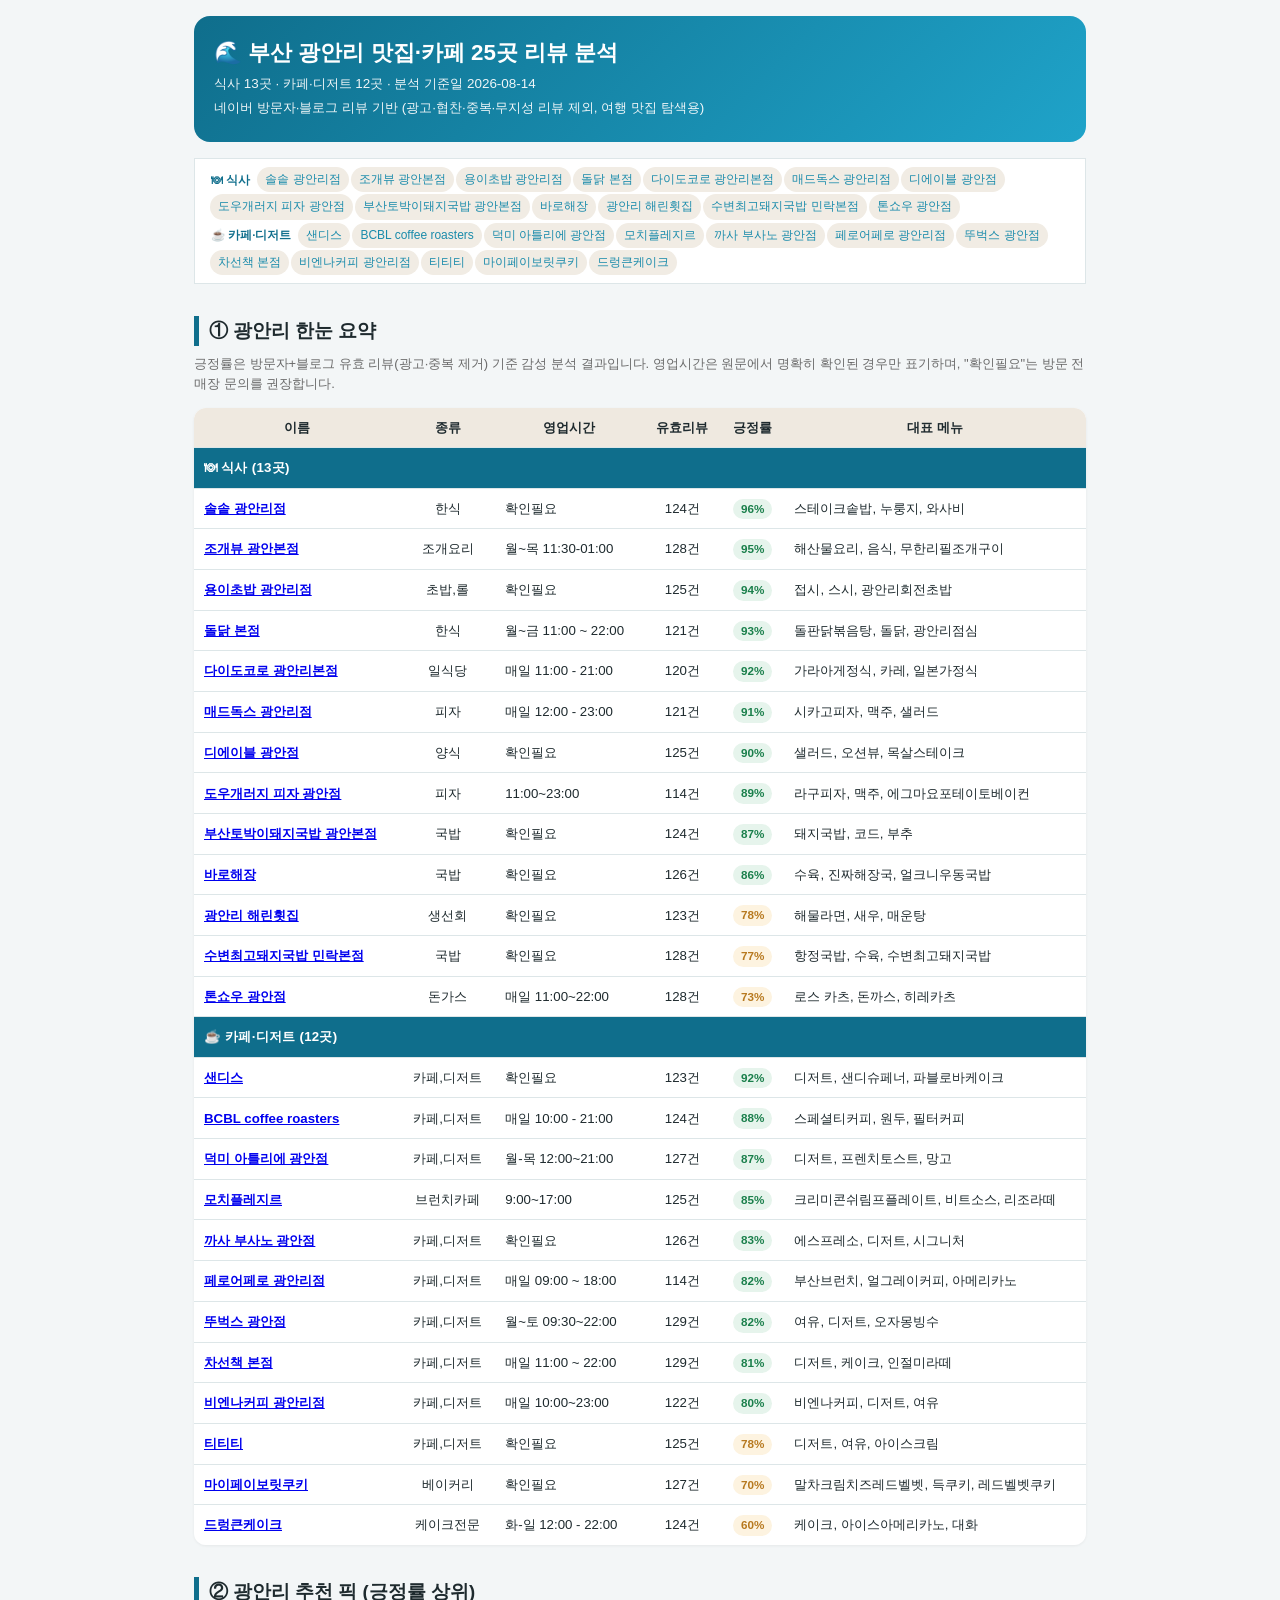
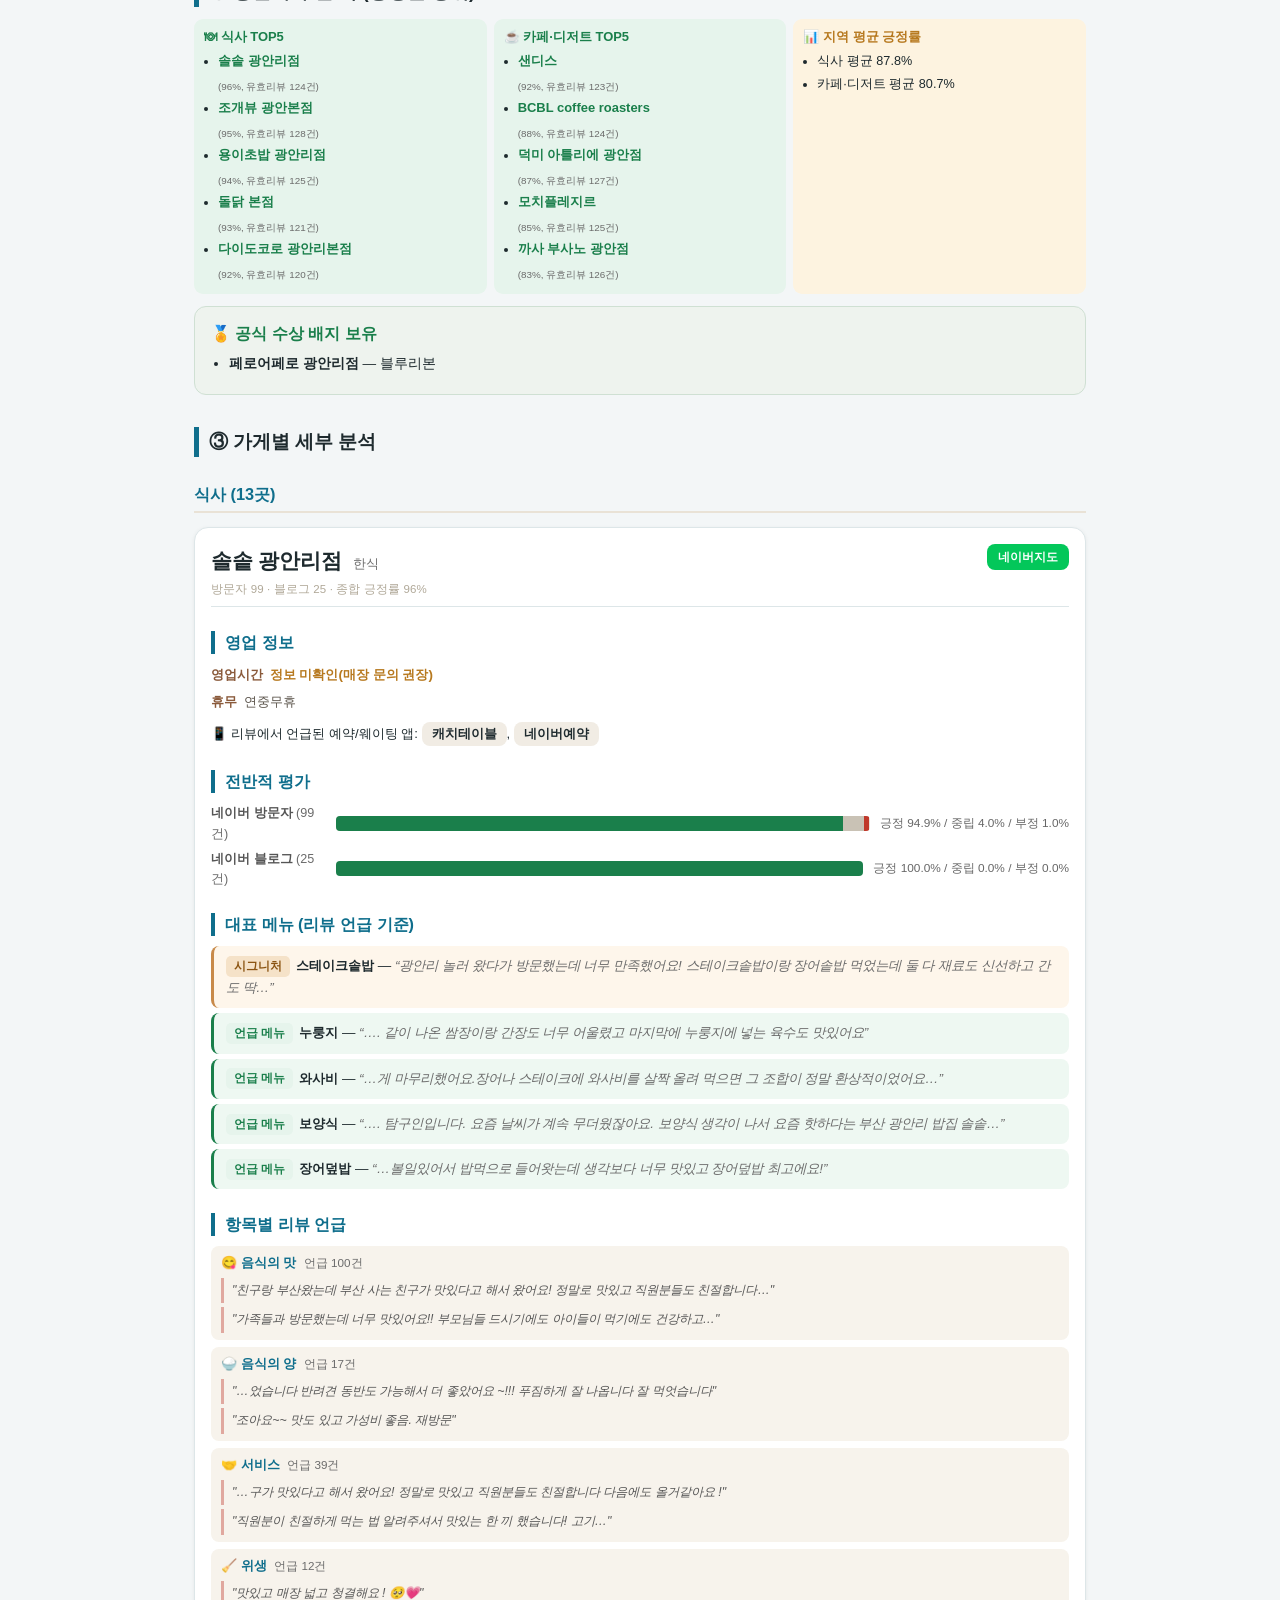
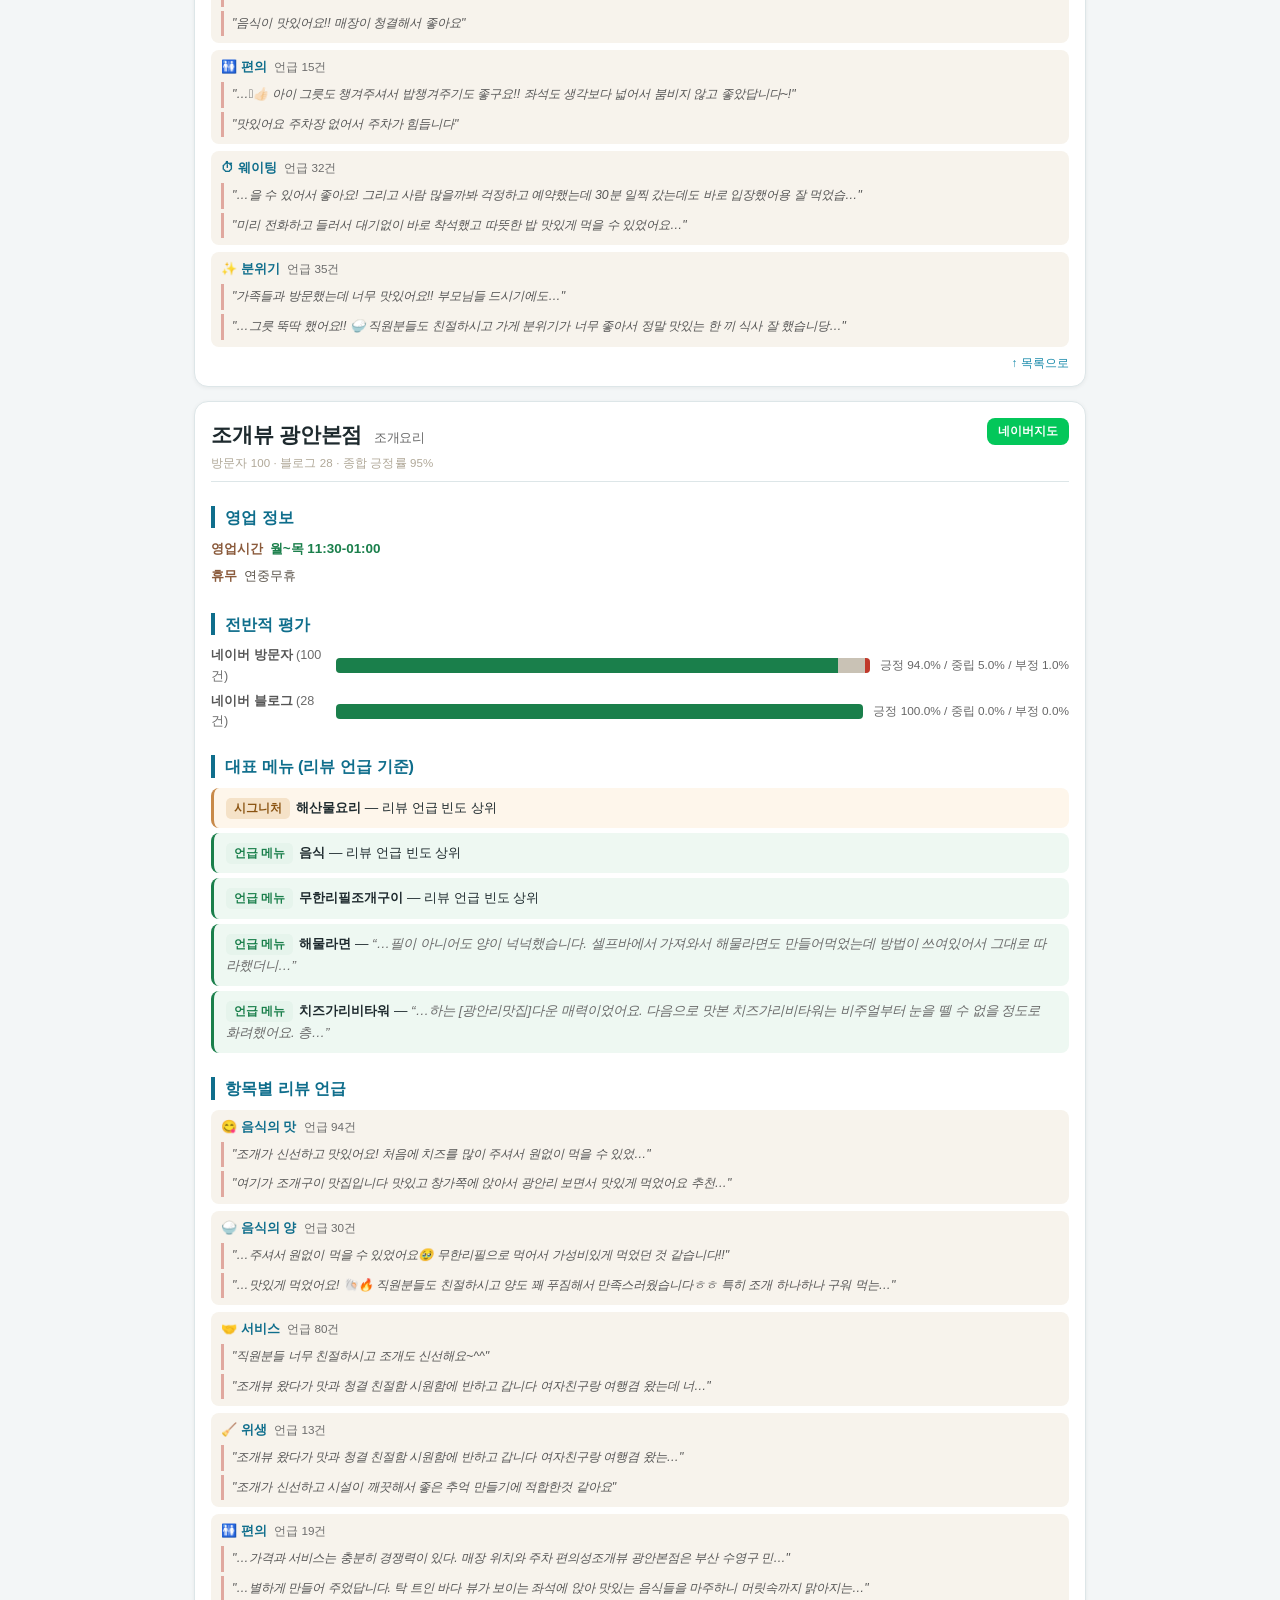
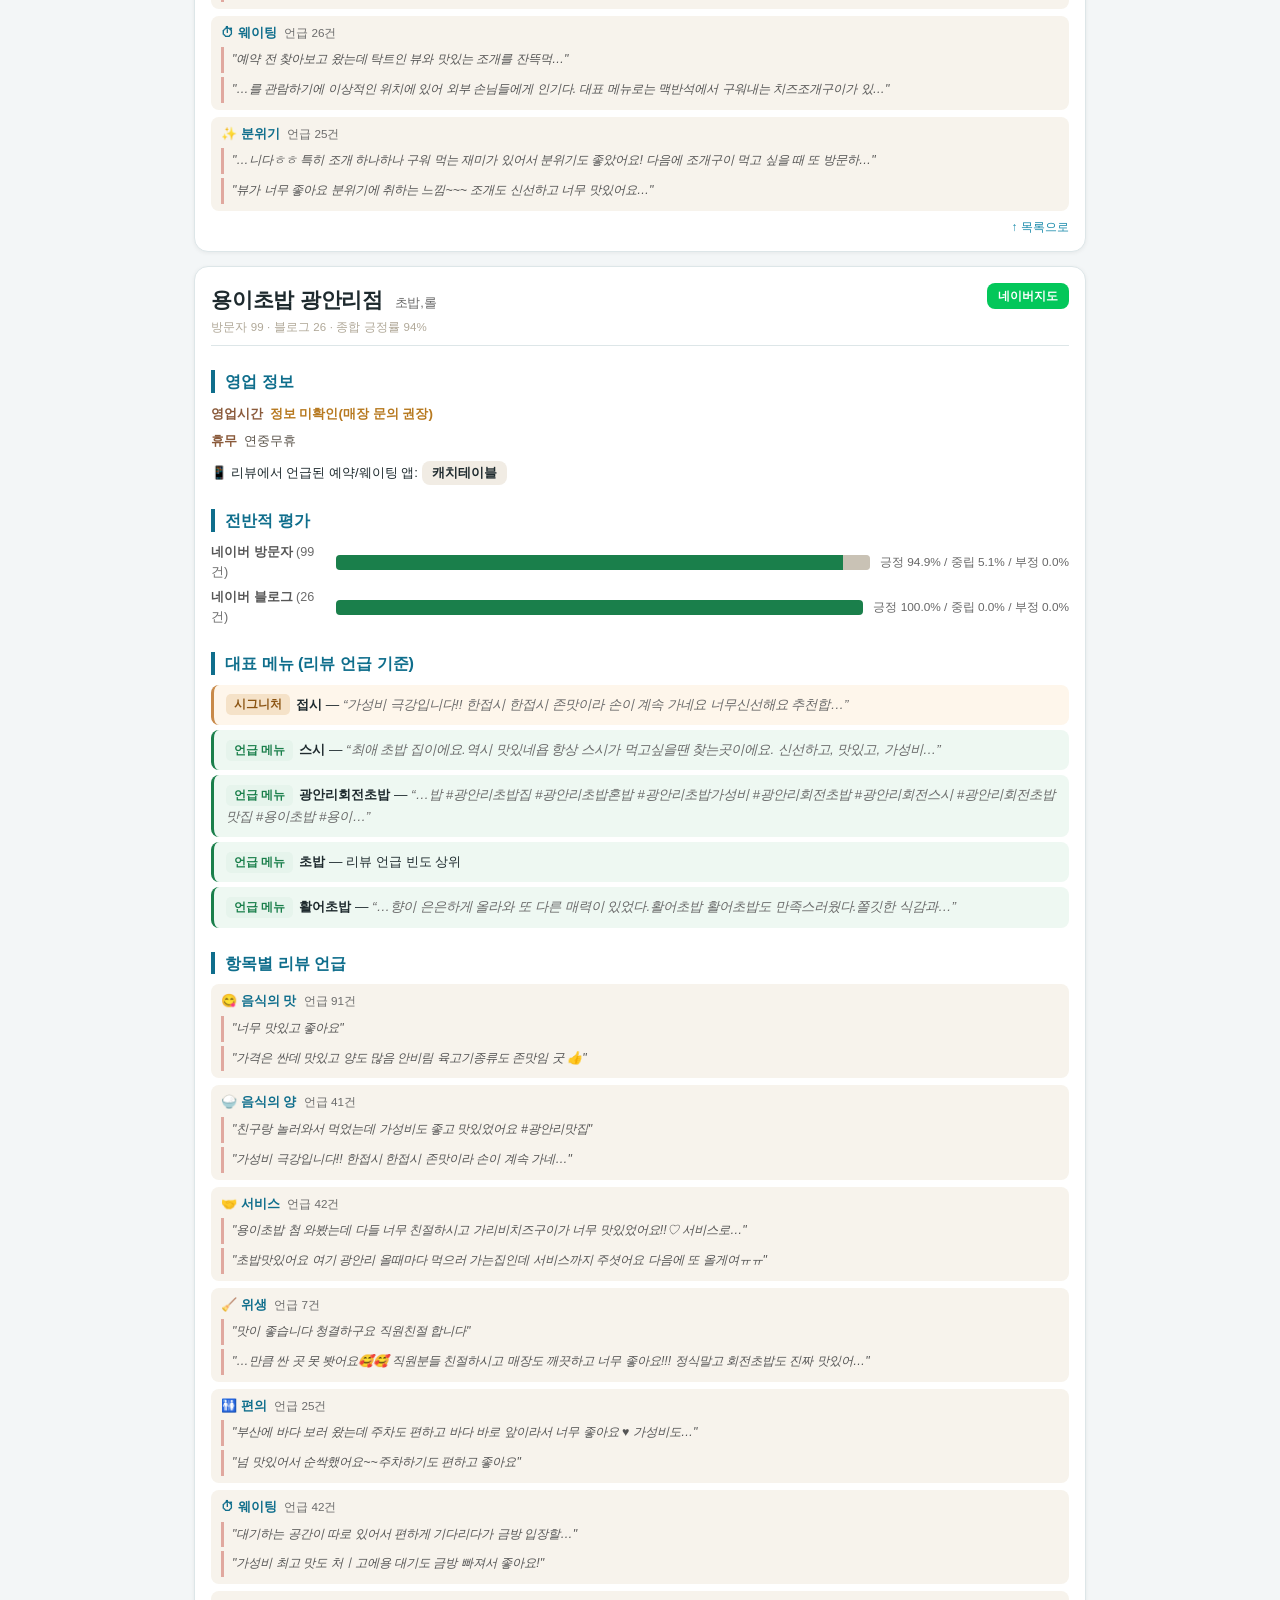
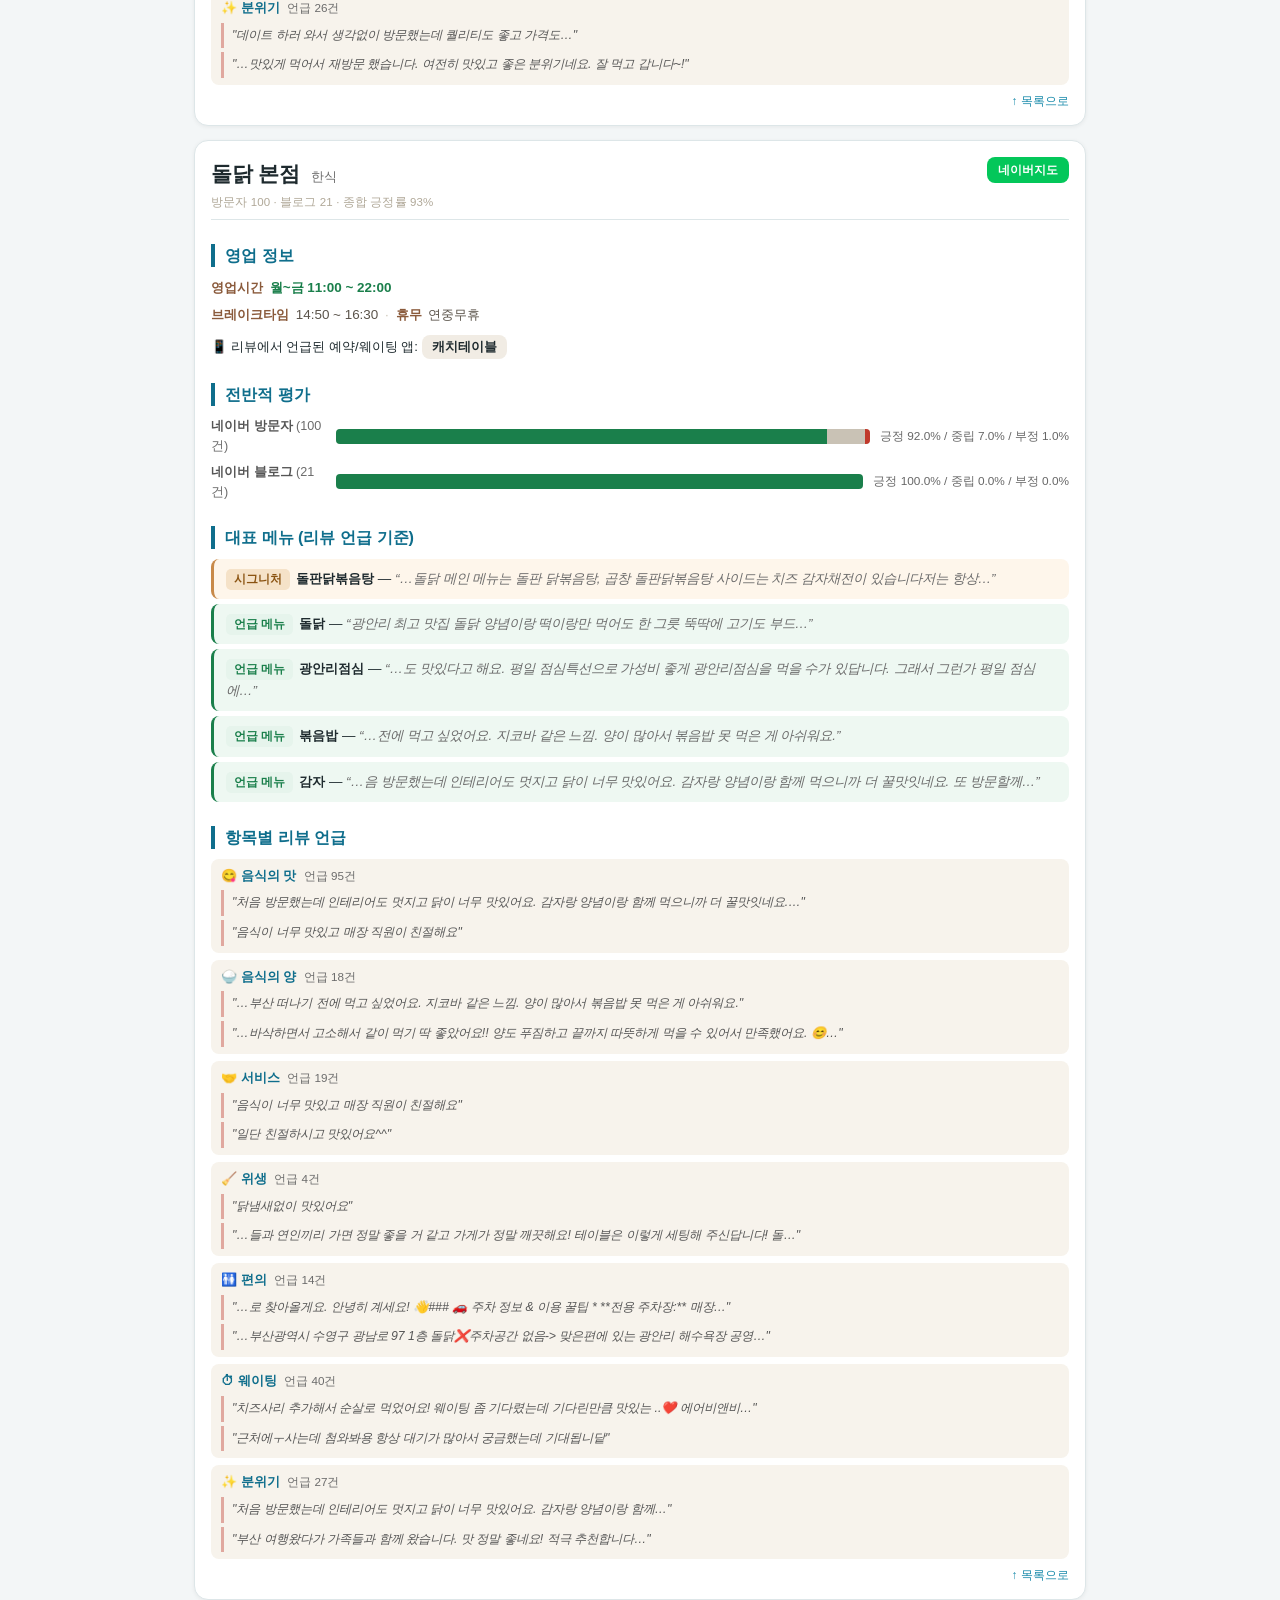
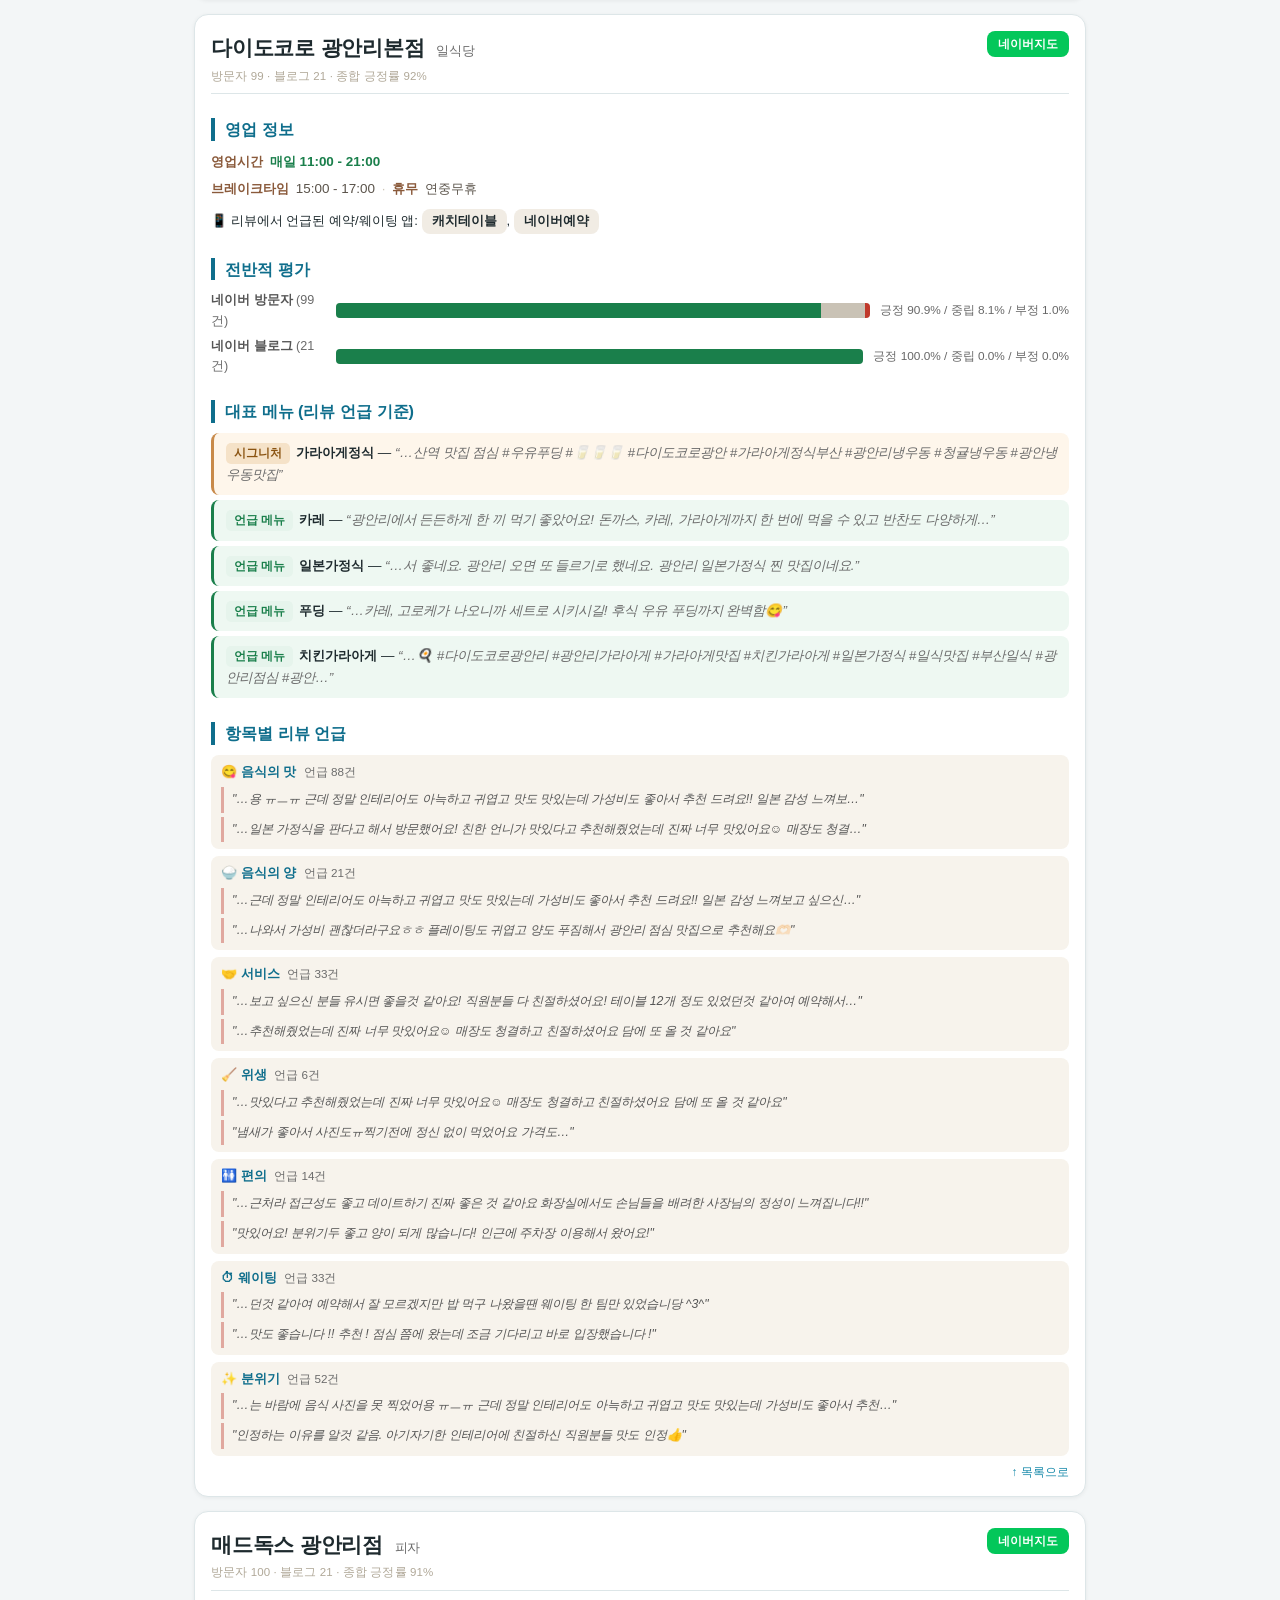
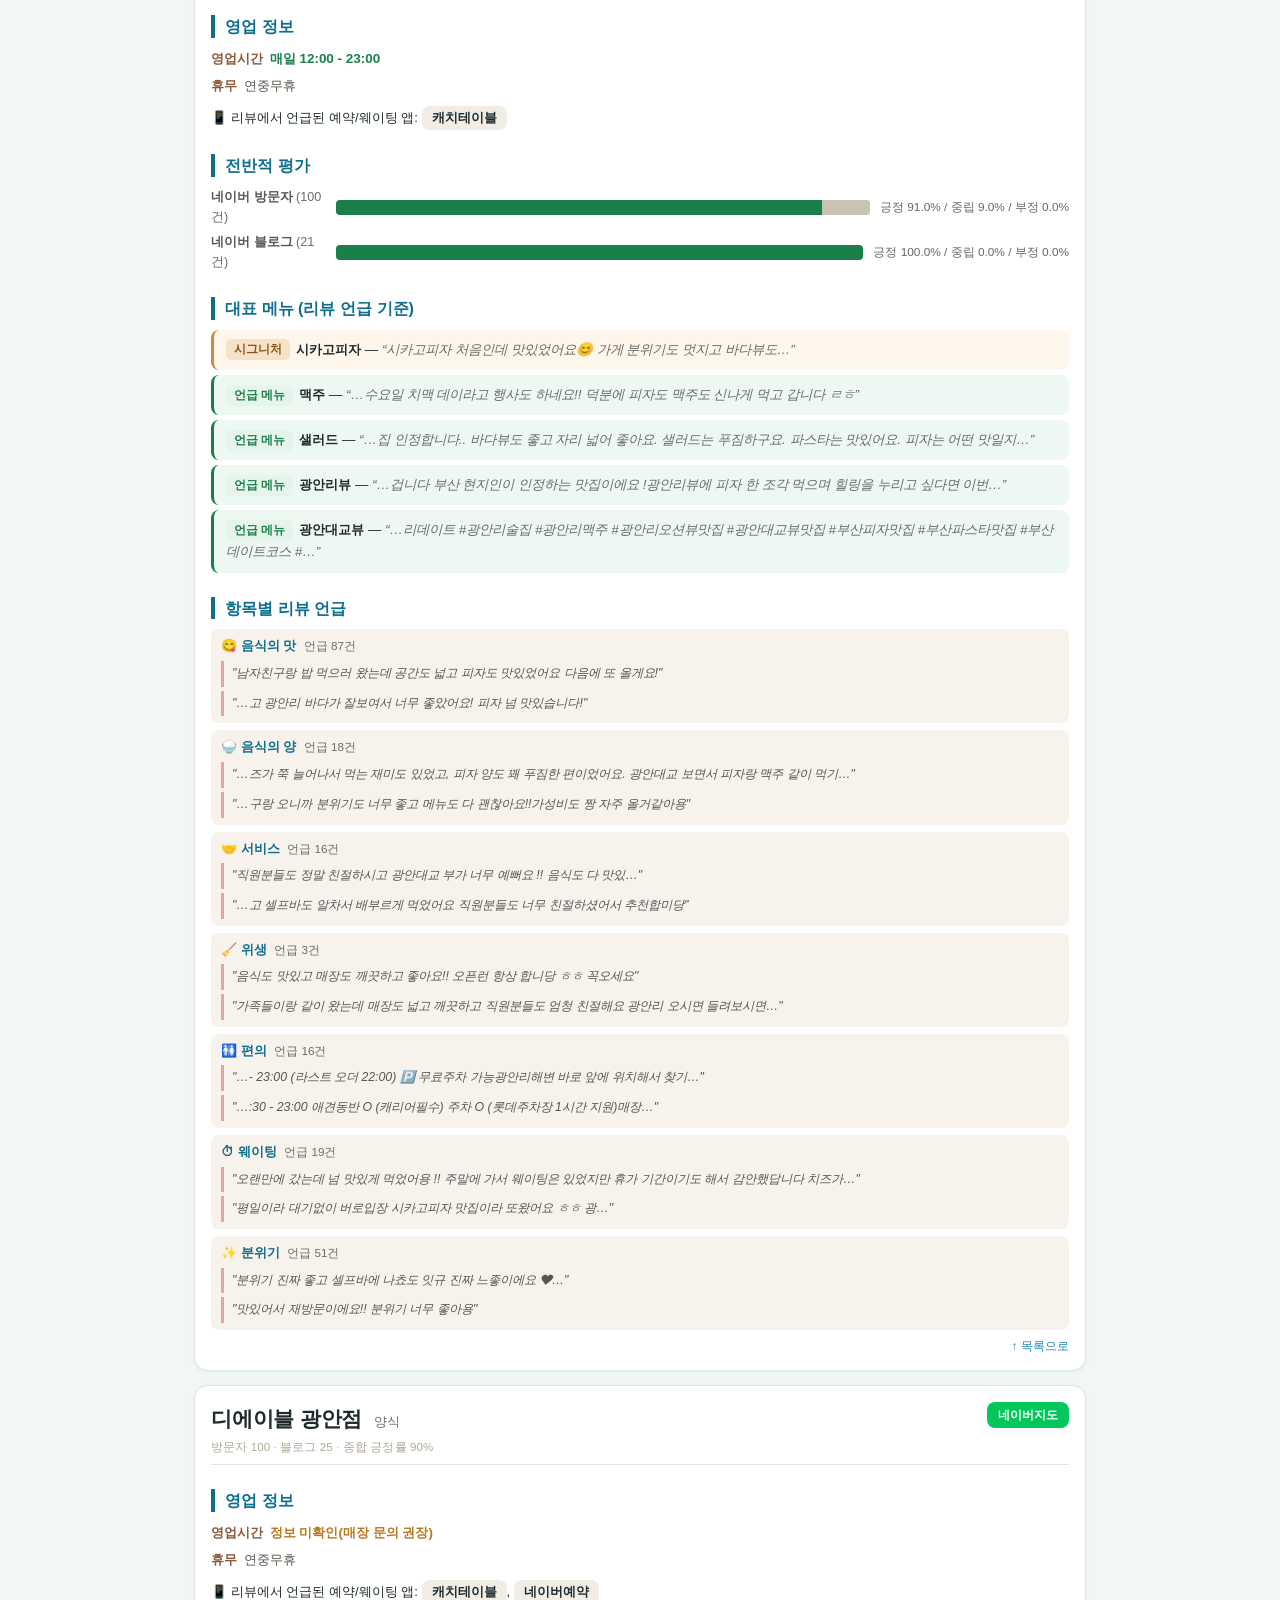
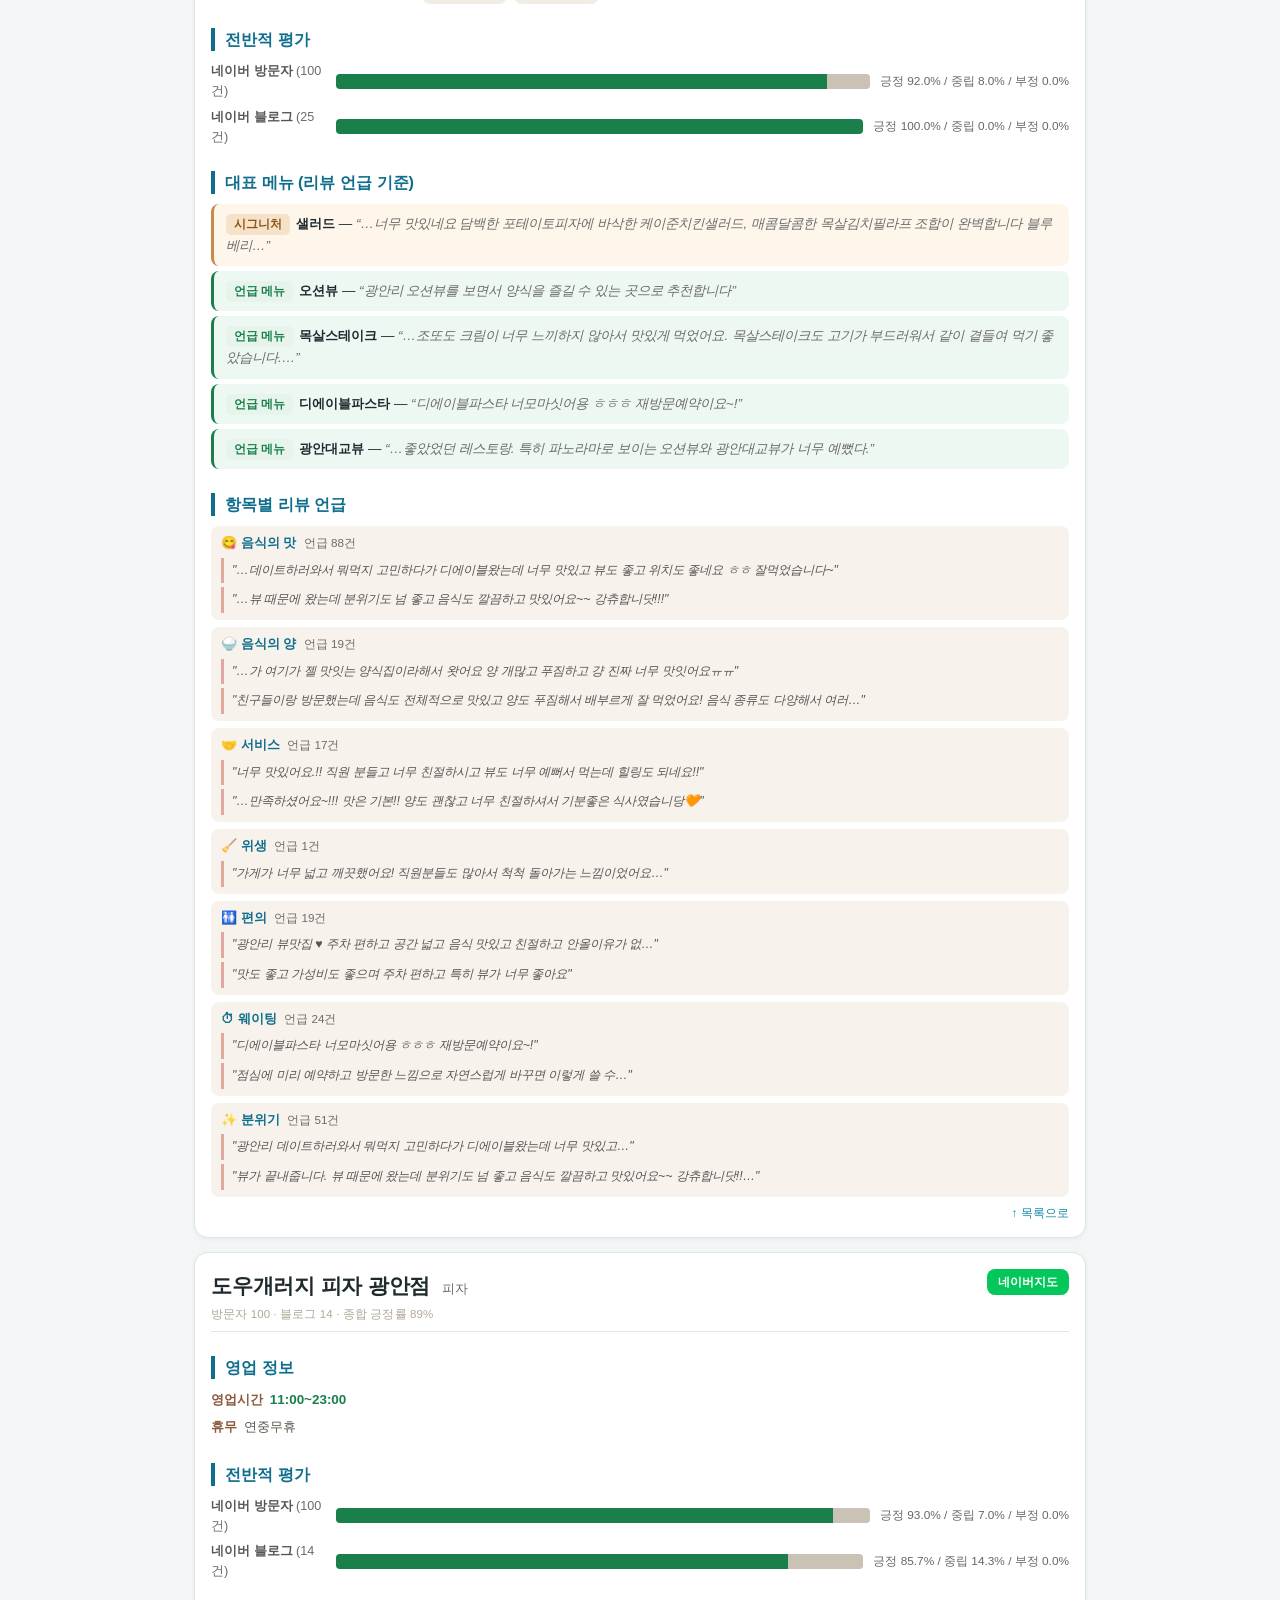
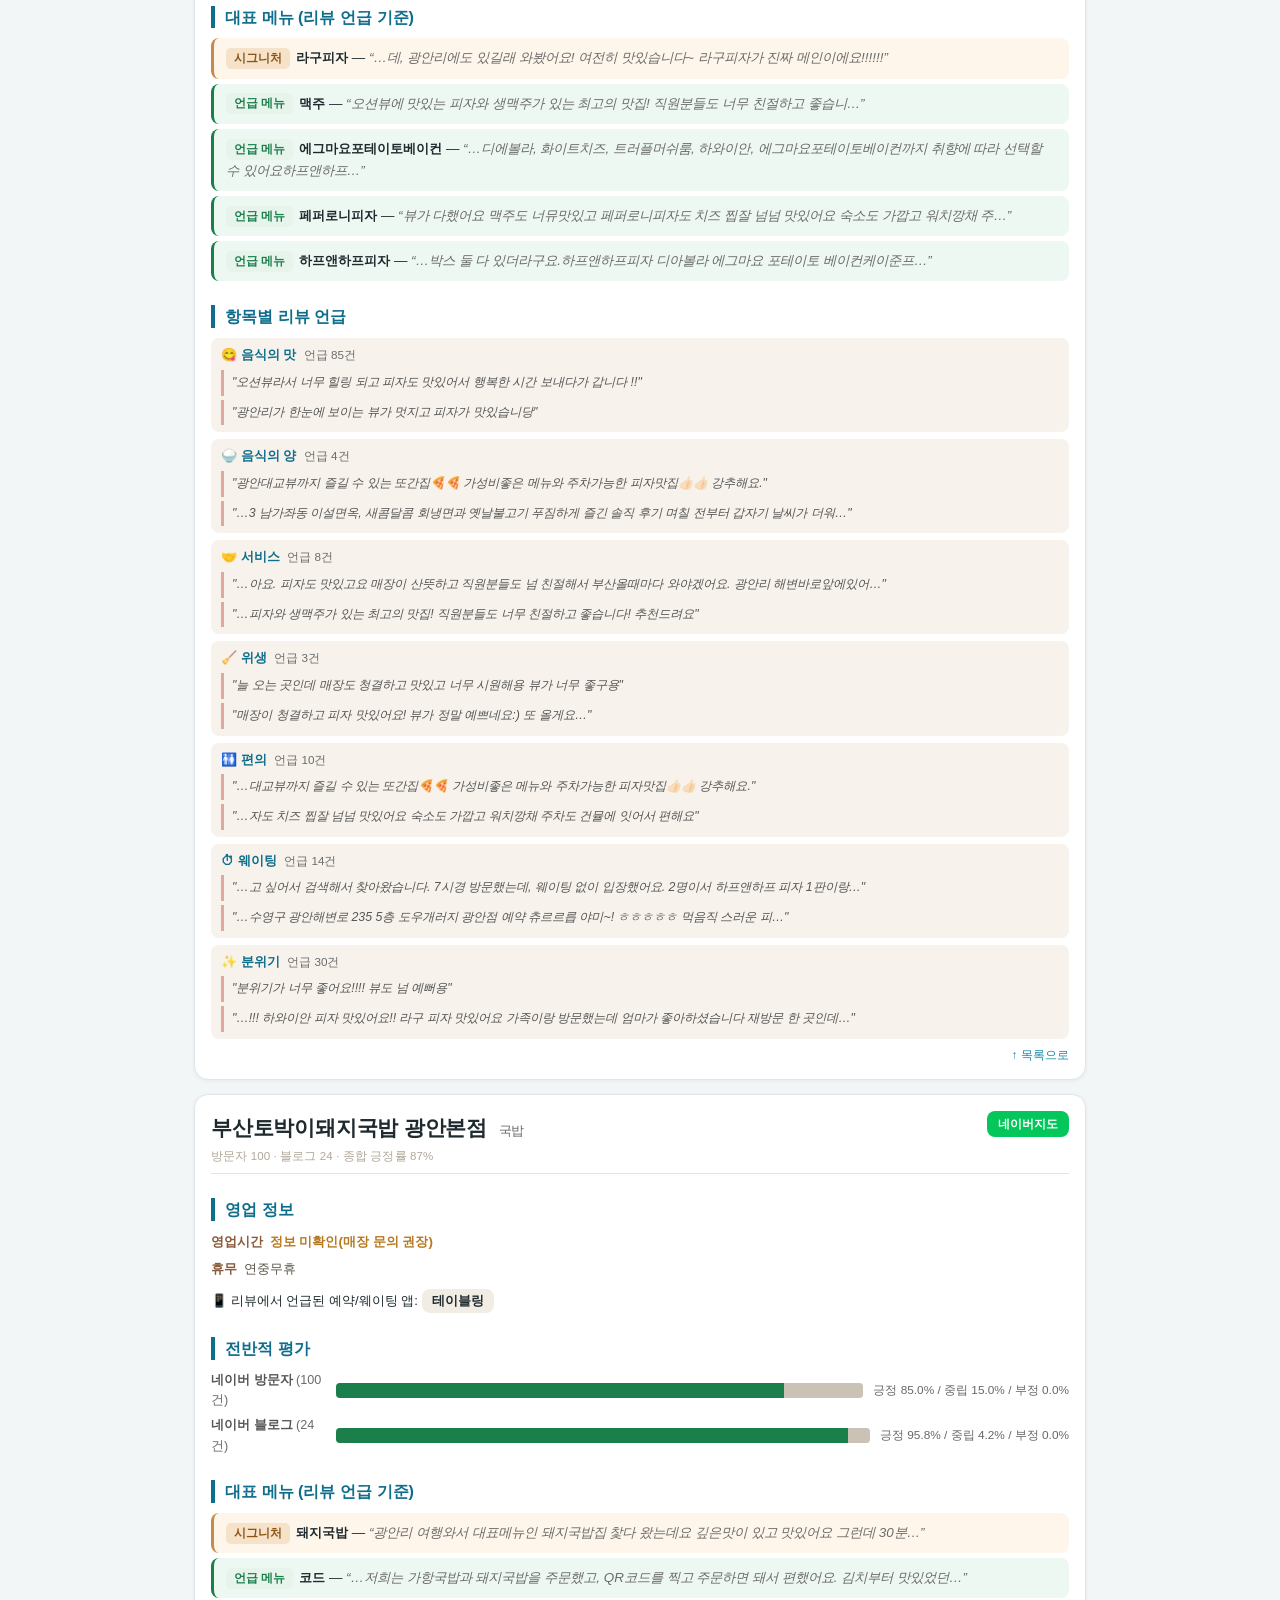
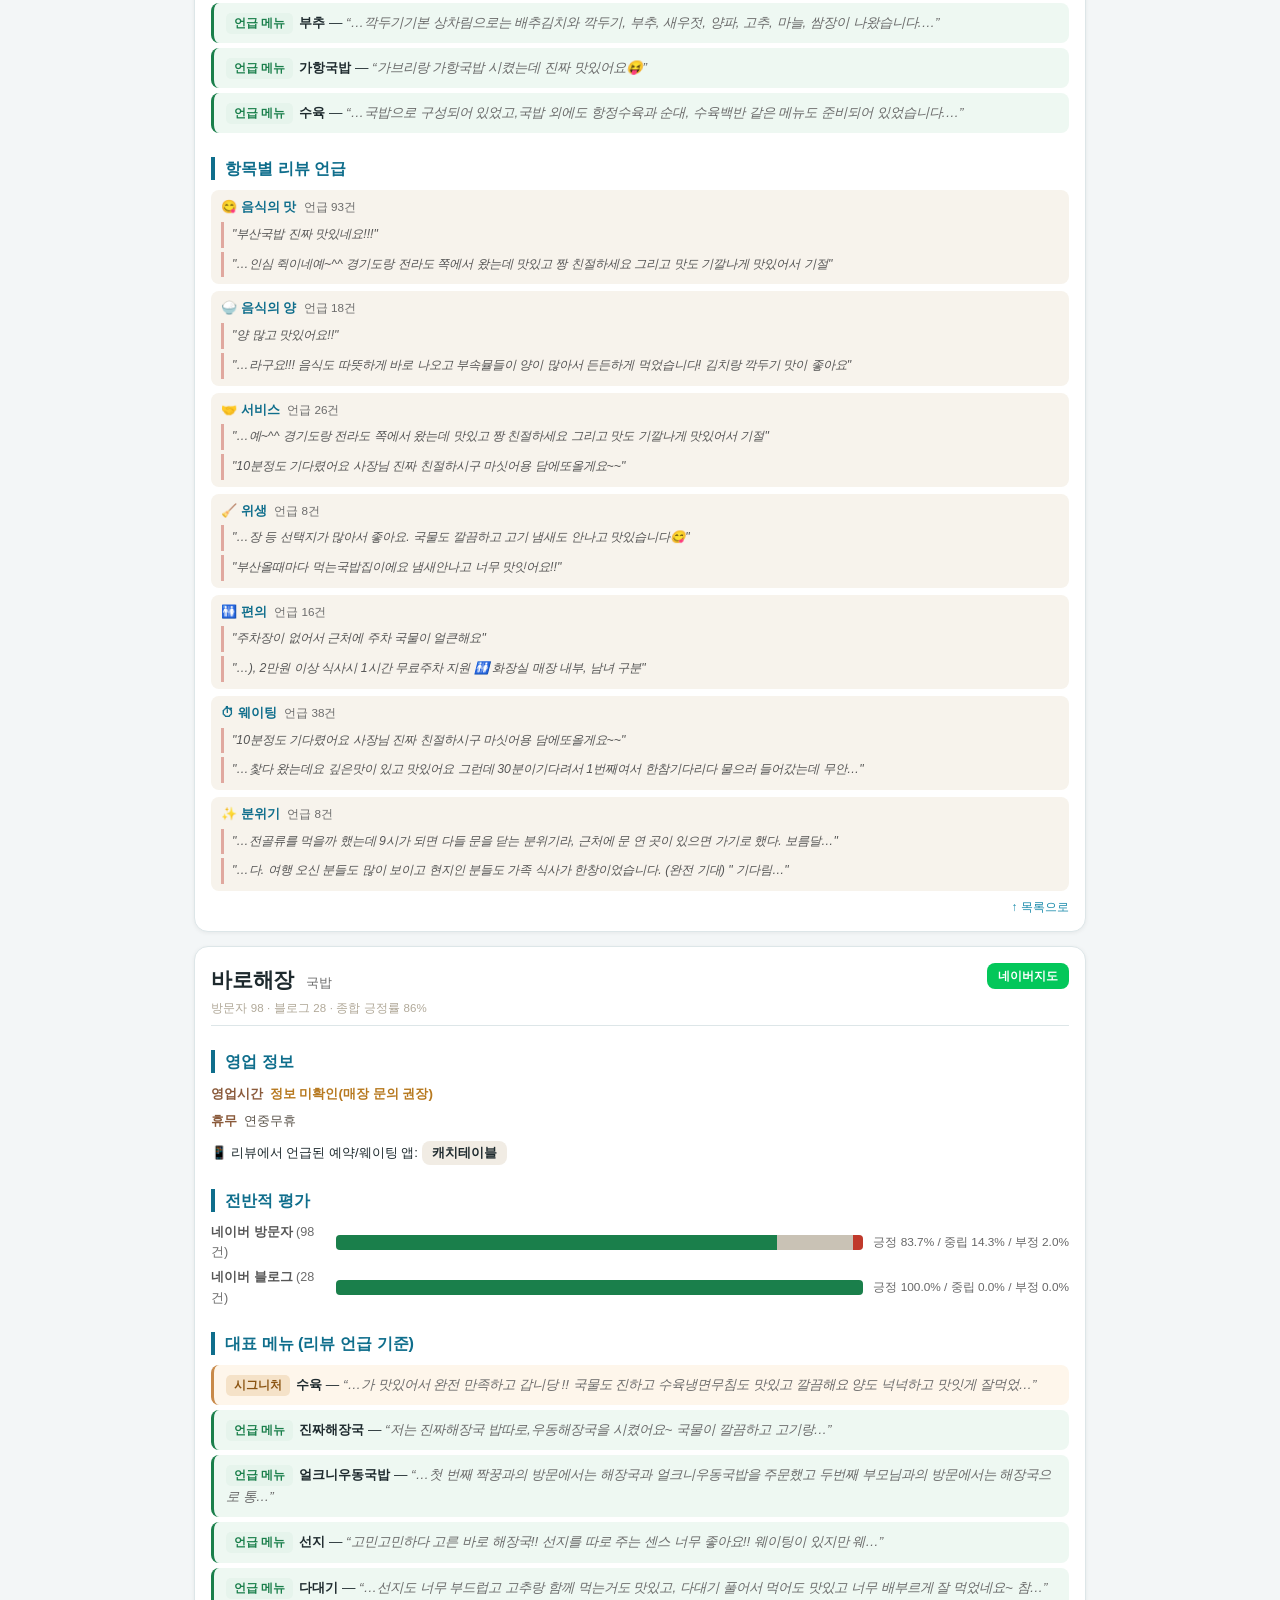
<file: reports/부산_광안리_맛집카페_분석리포트.html>
<!DOCTYPE html>
<html lang="ko">
<head>
<meta charset="UTF-8">
<meta name="viewport" content="width=device-width, initial-scale=1.0">
<title>부산 광안리 맛집·카페 25곳 리뷰 분석</title>
<style>
      :root {
        --bg: #f3f6f7;
        --card: #fff;
        --ink: #1e2a2e;
        --sub: #6b6b6b;
        --line: #dde6e8;
        --good: #1a7f4b;
        --good-bg: #e6f4ec;
        --bad: #c0392b;
        --bad-bg: #fbeae8;
        --warn: #b7791f;
        --warn-bg: #fdf3e0;
        --neu: #c9c2b5;
        --accent: #0f6e8c;
        --accent2: #1a8bab;
        --naver: #03c75a;
      }
      * {
        box-sizing: border-box;
        -webkit-tap-highlight-color: transparent;
      }
      body {
        margin: 0;
        background: var(--bg);
        color: var(--ink);
        font-family: "Apple SD Gothic Neo", "Malgun Gothic", sans-serif;
        line-height: 1.6;
        font-size: 16px;
        -webkit-text-size-adjust: 100%;
      }
      .wrap {
        max-width: 920px;
        margin: 0 auto;
        padding: 16px 14px 70px;
      }
      header.top {
        background: linear-gradient(135deg, #0f6e8c, #1fa3c9);
        color: #fff;
        border-radius: 16px;
        padding: 22px 20px;
        margin-bottom: 16px;
      }
      header.top h1 {
        margin: 0 0 6px;
        font-size: 1.4rem;
        line-height: 1.3;
      }
      header.top p {
        margin: 2px 0;
        opacity: 0.93;
        font-size: 0.84rem;
      }

      .toc {
        background: var(--card);
        border: 1px solid var(--line);
        border-radius: 12px;
        padding: 12px 14px;
        margin-bottom: 16px;
        font-size: 0.85rem;
      }
      .toc b {
        color: var(--accent);
        display: block;
        margin-bottom: 5px;
      }
      .toc a {
        display: inline-block;
        color: var(--accent2);
        text-decoration: none;
        padding: 4px 9px;
        margin: 2px;
        background: #f1ece4;
        border-radius: 14px;
        font-size: 0.8rem;
      }
      .toc .gmark {
        color: var(--good);
      }
      .toc hr {
        border: none;
        border-top: 1px dashed var(--line);
        margin: 8px 0;
      }

      h2.sec {
        font-size: 1.16rem;
        margin: 32px 0 12px;
        padding-left: 10px;
        border-left: 5px solid var(--accent);
        scroll-margin-top: 10px;
      }
      .note {
        font-size: 0.81rem;
        color: var(--sub);
        margin: -4px 0 13px;
      }

      .tscroll {
        overflow-x: auto;
        -webkit-overflow-scrolling: touch;
        border-radius: 12px;
        box-shadow: 0 1px 3px rgba(0, 0, 0, 0.06);
      }
      table {
        width: 100%;
        border-collapse: collapse;
        background: var(--card);
        font-size: 0.83rem;
        min-width: 540px;
      }
      th,
      td {
        padding: 9px 10px;
        text-align: center;
        border-bottom: 1px solid var(--line);
      }
      th {
        background: #efe9e0;
        font-weight: 700;
        white-space: nowrap;
      }
      td.l {
        text-align: left;
      }
      tr:last-child td {
        border-bottom: none;
      }
      tr.grp td {
        background: var(--accent);
        color: #fff;
        text-align: left;
        font-weight: 800;
        letter-spacing: 0.02em;
      }
      .yes {
        color: var(--good);
        font-weight: 700;
      }
      .no {
        color: var(--bad);
        font-weight: 700;
      }
      .maybe {
        color: var(--warn);
        font-weight: 700;
      }
      .star {
        color: #d89a1e;
        font-weight: 800;
        white-space: nowrap;
      }
      .nrev {
        color: var(--sub);
        font-size: 0.78em;
        font-weight: 500;
      }
      .pill {
        display: inline-block;
        padding: 1px 8px;
        border-radius: 14px;
        font-size: 0.73rem;
        font-weight: 700;
        white-space: nowrap;
      }
      .p-go {
        background: var(--good-bg);
        color: var(--good);
      }
      .p-no {
        background: var(--bad-bg);
        color: var(--bad);
      }
      .p-warn {
        background: var(--warn-bg);
        color: var(--warn);
      }

      .subh {
        margin: 24px 0 6px;
        color: var(--accent);
        font-size: 1.02rem;
        border-bottom: 2px solid #e9e2d6;
        padding-bottom: 4px;
      }
      .detail {
        background: var(--card);
        border: 1px solid var(--line);
        border-radius: 14px;
        padding: 16px 16px 14px;
        margin: 14px 0;
        box-shadow: 0 1px 4px rgba(0, 0, 0, 0.06);
        scroll-margin-top: 10px;
      }
      .tips {
        display: grid;
        grid-template-columns: repeat(3, 1fr);
        gap: 9px;
        margin: 11px 0 4px;
      }
      .tips .t {
        border-radius: 9px;
        padding: 8px 10px;
        font-size: 0.8rem;
      }
      .t-good {
        background: var(--good-bg);
      }
      .t-bad {
        background: var(--bad-bg);
      }
      .t-tip {
        background: var(--warn-bg);
      }
      .t b {
        display: block;
        margin-bottom: 3px;
      }
      .tips ul {
        margin: 0;
        padding-left: 15px;
      }
      .tips li {
        margin: 2px 0;
      }
      .maps {
        display: flex;
        gap: 8px;
        margin-top: 12px;
      }
      .maps a {
        flex: 1;
        text-align: center;
        text-decoration: none;
        font-weight: 700;
        padding: 11px 6px;
        border-radius: 10px;
        font-size: 0.85rem;
        min-height: 44px;
        display: flex;
        align-items: center;
        justify-content: center;
      }
      .m-naver {
        background: var(--naver);
        color: #fff;
      }
      .m-kakao {
        background: var(--kakao);
        color: var(--kakaoink);
      }
      .totop {
        display: block;
        text-align: right;
        font-size: 0.74rem;
        color: var(--accent2);
        text-decoration: none;
        margin-top: 6px;
      }

      .legend {
        font-size: 0.79rem;
        color: var(--sub);
        margin: 10px 0 0;
      }
      .tip {
        background: #eef3ee;
        border: 1px solid #cfe0d3;
        border-radius: 12px;
        padding: 14px 16px;
        margin-top: 12px;
      }
      .tip.mon {
        background: #f2eef6;
        border-color: #ddd0e6;
      }
      .tip h4 {
        margin: 0 0 6px;
        color: var(--good);
        font-size: 1rem;
      }
      .tip.mon h4 {
        color: #7d4ba3;
      }
      ul.tight {
        margin: 6px 0;
        padding-left: 18px;
      }
      ul.tight li {
        margin: 4px 0;
        font-size: 0.85rem;
      }
      .em {
        background: #fff3cf;
        padding: 0 3px;
        border-radius: 3px;
      }
      .foot {
        font-size: 0.75rem;
        color: var(--sub);
        margin-top: 26px;
        border-top: 1px solid var(--line);
        padding-top: 12px;
      }
      @media (max-width: 680px) {
        body {
          font-size: 15px;
        }
        .wrap {
          padding: 12px 10px 60px;
        }
        header.top h1 {
          font-size: 1.2rem;
        }
        .tips {
          grid-template-columns: 1fr;
        }
      }

      /* ===== v5 스타일 ===== */
      /* TOC — sticky & compact */
      .toc {
        position: sticky;
        top: 0;
        z-index: 100;
        background: var(--card);
        border: 1px solid var(--line);
        border-radius: 0;
        padding: 6px 14px;
        margin-bottom: 12px;
        font-size: 0.82rem;
      }
      .toc b {
        color: var(--accent);
        display: inline;
        margin-right: 4px;
      }
      .toc a {
        padding: 3px 8px;
        margin: 1px;
        font-size: 0.75rem;
      }
      .toc hr {
        border: none;
        border-top: 1px dashed var(--line);
        margin: 4px 0;
      }

      /* 레스토랑 카드 */
      .rest-sec {
        background: var(--card);
        border: 1px solid var(--line);
        border-radius: 14px;
        padding: 16px 16px 14px;
        margin: 14px 0;
        box-shadow: 0 1px 4px rgba(0, 0, 0, 0.06);
        scroll-margin-top: 60px;
      }

      /* 헤더 — 식당명 + 리뷰 건수 (좌) / 지도 버튼 (우) */
      .rest-hd {
        display: flex;
        justify-content: space-between;
        align-items: flex-start;
        flex-wrap: wrap;
        gap: 8px 10px;
        border-bottom: 1px solid var(--line);
        padding-bottom: 8px;
        margin-bottom: 12px;
      }
      .rest-hd-l {
        display: flex;
        flex-direction: column;
        gap: 2px;
        min-width: 0;
      }
      .hd-maps {
        display: flex;
        gap: 6px;
        flex-shrink: 0;
        margin-left: auto;
      }
      .hd-maps a {
        text-decoration: none;
        font-weight: 700;
        font-size: 0.74rem;
        padding: 6px 11px;
        border-radius: 8px;
        white-space: nowrap;
        line-height: 1.2;
        display: inline-flex;
        align-items: center;
      }
      .rest-name {
        margin: 0;
        font-size: 1.32rem;
        font-weight: 800;
        letter-spacing: -0.01em;
      }
      .rest-cat {
        font-size: 0.8rem;
        color: var(--sub);
        font-weight: 500;
        margin-left: 6px;
      }
      .rest-sub {
        font-size: 0.8rem;
        color: var(--sub);
        font-weight: 400;
      }
      .rev-cnt {
        font-size: 0.72rem;
        color: #b0a898;
        white-space: nowrap;
        letter-spacing: 0.01em;
      }

      /* 영업정보 — 텍스트 배치 (영업시간 줄 / 기타 줄 분리) */
      .biz-info {
        font-size: 0.84rem;
        margin: 4px 0 2px;
        color: #3a352e;
      }
      .bi-hours {
        line-height: 1.7;
        margin-bottom: 3px;
      }
      .bi-hours .bi-day {
        font-weight: 600;
      }
      .bi-etc {
        line-height: 1.8;
        color: #5a534a;
      }
      .biz-info .bi-lab {
        color: #8a5a3b;
        font-weight: 700;
        margin-right: 3px;
      }
      .biz-info .bi-warn {
        color: var(--bad);
      }
      .biz-info .bi-sep {
        color: #cdc6b8;
        margin: 0 3px;
      }

      /* 섹션 소제목 — 크기·간격 확대 */
      .rs-title {
        font-size: 1.02rem;
        font-weight: 700;
        color: var(--accent);
        border-left: 4px solid var(--accent);
        padding-left: 10px;
        margin: 24px 0 10px;
        line-height: 1.4;
      }
      .rs-sec {
        margin-bottom: 3px;
      }
      .rs-sec:first-of-type .rs-title {
        margin-top: 6px;
      }

      /* 감성 바 */
      .sent-bar-wrap {
        display: flex;
        align-items: center;
        gap: 10px;
        margin: 5px 0;
        flex-wrap: wrap;
      }
      .sent-label {
        width: 115px;
        flex-shrink: 0;
        font-weight: 600;
        color: #555;
        font-size: 0.79rem;
      }
      .n-cnt {
        font-weight: 400;
        color: var(--sub);
      }
      .warn-tag {
        color: var(--warn);
        font-size: 0.72rem;
      }
      .bar-track {
        flex: 1;
        min-width: 80px;
        background: #e9e4dd;
        border-radius: 4px;
        height: 15px;
        overflow: hidden;
        display: flex;
      }
      .bar-pos {
        background: var(--good);
        height: 100%;
      }
      .bar-neg {
        background: var(--bad);
        height: 100%;
      }
      .bar-neu {
        background: #c9c2b5;
        height: 100%;
      }
      .sent-nums {
        font-size: 0.74rem;
        color: #666;
        white-space: nowrap;
      }

      /* 영업정보 그리드 */
      .info-grid2 {
        display: grid;
        grid-template-columns: repeat(auto-fill, minmax(210px, 1fr));
        gap: 5px;
        font-size: 0.82rem;
        margin: 4px 0;
      }
      .ig-row {
        background: #f7f3ec;
        border-radius: 6px;
        padding: 6px 10px;
      }
      .ig-lab {
        font-weight: 700;
        color: #666;
        font-size: 0.72rem;
        display: block;
        margin-bottom: 1px;
      }
      .ig-val {
        line-height: 1.5;
      }
      .ig-warn {
        color: var(--bad);
        font-weight: 700;
      }

      /* 메뉴 */
      .menu-recs {
        display: grid;
        grid-template-columns: repeat(auto-fill, minmax(165px, 1fr));
        gap: 5px;
        margin: 4px 0;
      }
      .mrec {
        background: #f7f3ec;
        border-radius: 6px;
        padding: 6px 10px;
        font-size: 0.81rem;
      }
      .mr-name {
        font-weight: 700;
        display: block;
      }
      .mr-price {
        color: var(--accent2);
        font-size: 0.77rem;
        display: block;
      }
      .mr-desc {
        color: var(--sub);
        font-size: 0.73rem;
        display: block;
        margin-top: 1px;
      }

      /* 메뉴 — 정성 분석 (메뉴별 줄바꿈) */
      .menu-q {
        margin: 4px 0 2px;
      }
      .menu-q p {
        margin: 9px 0 4px;
        font-size: 0.84rem;
        line-height: 1.6;
      }
      .mq-tag {
        display: inline-block;
        font-size: 0.72rem;
        font-weight: 800;
        border-radius: 5px;
        padding: 1px 8px;
        margin-right: 6px;
        white-space: nowrap;
        vertical-align: middle;
      }
      .mq-sig {
        background: #f5e2c8;
        color: #8a5311;
      }
      .mq-rec {
        background: var(--good-bg);
        color: var(--good);
      }
      .mq-combo {
        background: #e6eef6;
        color: #2f5d8a;
      }
      .mq-surp {
        background: #efe6f6;
        color: #7d4ba3;
      }
      .mq-miss {
        background: var(--bad-bg);
        color: var(--bad);
      }
      .menu-q q {
        color: #6b6b6b;
        font-style: italic;
      }
      .mq-price {
        color: var(--accent2);
        font-weight: 600;
        font-size: 0.79rem;
      }
      /* 메뉴별 한 줄 리스트 */
      .mq-list {
        list-style: none;
        margin: 3px 0 6px;
        padding: 0;
      }
      .mq-list li {
        font-size: 0.84rem;
        line-height: 1.55;
        margin: 3px 0;
        padding-left: 14px;
        position: relative;
      }
      .mq-list li::before {
        content: "•";
        position: absolute;
        left: 2px;
        color: var(--accent2);
      }
      .mq-list .mq-name {
        font-weight: 700;
      }

      /* 주문팁 */
      .otips {
        margin: 4px 0;
        padding-left: 16px;
        font-size: 0.82rem;
      }
      .otips li {
        margin: 3px 0;
      }

      /* 트렌드 */
      .trend-p {
        font-size: 0.82rem;
        color: #555;
        margin: 4px 0;
        line-height: 1.7;
      }

      /* 예약·대기 */
      .resv-p {
        font-size: 0.82rem;
        margin: 4px 0;
      }
      .waiting-tag {
        display: inline-block;
        background: #f1ece4;
        border-radius: 8px;
        padding: 2px 10px;
        font-size: 0.79rem;
        font-weight: 700;
        margin-top: 4px;
      }

      /* 부정 이슈 */
      .neg-box {
        margin: 4px 0;
      }
      .neg-pattern {
        margin: 7px 0;
        padding: 7px 10px;
        background: var(--bad-bg);
        border-radius: 8px;
      }
      .neg-ph {
        font-size: 0.81rem;
        font-weight: 700;
        color: #7a241b;
        margin-bottom: 3px;
      }
      .neg-cnt {
        color: var(--bad);
      }
      .neg-dr {
        color: var(--sub);
        font-size: 0.73rem;
        font-weight: 400;
        margin-left: 4px;
      }
      .neg-q {
        border-left: 3px solid #e0a89f;
        padding: 3px 0 3px 8px;
        margin: 4px 0 0;
        font-size: 0.77rem;
        color: #555;
        font-style: italic;
      }
      .neg-qd {
        color: var(--sub);
        font-size: 0.72rem;
        font-style: normal;
      }
      .no-neg,
      .no-data {
        font-size: 0.8rem;
        color: var(--sub);
        margin: 4px 0;
      }
      .neg-an {
        font-size: 0.79rem;
        color: #5a4b46;
        margin: 2px 0 3px;
        line-height: 1.55;
      }
      .neg-trend {
        font-size: 0.79rem;
        border-radius: 8px;
        padding: 7px 10px;
        margin: 7px 0;
        line-height: 1.55;
      }
      .neg-trend.up {
        background: #fbeae8;
        color: #7a241b;
      }
      .neg-trend.flat {
        background: #eef1ec;
        color: #4a5a48;
      }
      .neg-trend b {
        font-weight: 800;
      }
      .neg-single {
        margin: 7px 0;
        padding: 7px 10px;
        background: #faf6ef;
        border: 1px dashed #e0d6c4;
        border-radius: 8px;
      }
      .neg-single .ns-h {
        font-size: 0.78rem;
        font-weight: 700;
        color: #8a5a3b;
        margin-bottom: 2px;
      }
      .neg-minor {
        font-size: 0.79rem;
        color: #6b6b6b;
        margin: 5px 0 2px;
      }

      /* 추천/비추/팁 3열 */
      .tips3col {
        display: grid;
        grid-template-columns: repeat(3, 1fr);
        gap: 7px;
        margin: 10px 0 6px;
      }
      .t3 {
        border-radius: 9px;
        padding: 8px 10px;
        font-size: 0.79rem;
      }
      .t3 b {
        display: block;
        font-size: 0.81rem;
        margin-bottom: 4px;
      }
      .t3 ul {
        margin: 0;
        padding-left: 14px;
      }
      .t3 li {
        margin: 2px 0;
      }
      .t3-good {
        background: var(--good-bg);
      }
      .t3-good b {
        color: var(--good);
      }
      .t3-bad {
        background: var(--bad-bg);
      }
      .t3-bad b {
        color: var(--bad);
      }
      .t3-tip {
        background: var(--warn-bg);
      }
      .t3-tip b {
        color: var(--warn);
      }

      /* 종합의견 */
      .verdict-box {
        background: #f9f5ef;
        border: 1px solid var(--line);
        border-radius: 8px;
        padding: 10px 13px;
        font-size: 0.85rem;
        margin-top: 8px;
      }
      .verdict-box b {
        color: var(--accent);
      }

      @media (max-width: 680px) {
        .tips3col {
          grid-template-columns: 1fr;
        }
        .info-grid2,
        .menu-recs {
          grid-template-columns: 1fr;
        }
        .rest-hd {
          flex-direction: column;
          align-items: flex-start;
        }
        .rev-cnt {
          font-size: 0.69rem;
        }
      }

      /* TOC 그룹 행 */
      .toc-row {
        display: flex;
        flex-wrap: wrap;
        align-items: center;
        margin: 1px 0;
      }
      .toc-gl {
        font-size: 0.72rem;
        font-weight: 800;
        color: var(--accent);
        padding: 3px 6px 3px 2px;
        white-space: nowrap;
      }

      /* 메뉴 추천 박스 */
      .mq-box {
        border-radius: 8px;
        padding: 9px 12px;
        margin: 5px 0;
        font-size: 0.84rem;
        line-height: 1.65;
      }
      .mq-box-sig {
        background: #fef6eb;
        border-left: 3px solid #c88a4a;
      }
      .mq-box-rec {
        background: #eef8f2;
        border-left: 3px solid var(--good);
      }
      .mq-box-combo {
        background: #edf3fa;
        border-left: 3px solid #4a7db5;
      }
      .mq-box-surp {
        background: #f3effe;
        border-left: 3px solid #9b5ad4;
      }
      .mq-box-miss {
        background: var(--bad-bg);
        border-left: 3px solid var(--bad);
      }
      .mq-box q {
        color: #6b6b6b;
        font-style: italic;
      }
      .mq-box .mq-list {
        margin: 5px 0 0;
      }
    </style>
</head>
<body>
<div class="wrap" id="top">
  <header class="top">
    <h1>🌊 부산 광안리 맛집·카페 25곳 리뷰 분석</h1>
    <p>식사 13곳 · 카페·디저트 12곳 · 분석 기준일 2026-08-14</p>
    <p>네이버 방문자·블로그 리뷰 기반 (광고·협찬·중복·무지성 리뷰 제외, 여행 맛집 탐색용)</p>
  </header>

  <div class="toc">
    <div class="toc-row"><span class="toc-gl">🍽 식사</span><a href="#솔솥광안리점">솔솥 광안리점</a><a href="#조개뷰광안본점">조개뷰 광안본점</a><a href="#용이초밥광안리점">용이초밥 광안리점</a><a href="#돌닭본점">돌닭 본점</a><a href="#다이도코로광안리본점">다이도코로 광안리본점</a><a href="#매드독스광안리점">매드독스 광안리점</a><a href="#디에이블광안점">디에이블 광안점</a><a href="#도우개러지피자광안점">도우개러지 피자 광안점</a><a href="#부산토박이돼지국밥광안본점">부산토박이돼지국밥 광안본점</a><a href="#바로해장">바로해장</a><a href="#광안리해린횟집">광안리 해린횟집</a><a href="#수변최고돼지국밥민락본점">수변최고돼지국밥 민락본점</a><a href="#톤쇼우광안점">톤쇼우 광안점</a></div>
    <div class="toc-row"><span class="toc-gl">☕ 카페·디저트</span><a href="#샌디스">샌디스</a><a href="#BCBLcoffeeroasters">BCBL coffee roasters</a><a href="#덕미아틀리에광안점">덕미 아틀리에 광안점</a><a href="#모치플레지르">모치플레지르</a><a href="#까사부사노광안점">까사 부사노 광안점</a><a href="#페로어페로광안리점">페로어페로 광안리점</a><a href="#뚜벅스광안점">뚜벅스 광안점</a><a href="#차선책본점">차선책 본점</a><a href="#비엔나커피광안리점">비엔나커피 광안리점</a><a href="#티티티">티티티</a><a href="#마이페이보릿쿠키">마이페이보릿쿠키</a><a href="#드렁큰케이크">드렁큰케이크</a></div>
  </div>

  <h2 class="sec" id="summary">① 광안리 한눈 요약</h2>
  <p class="note">
    긍정률은 방문자+블로그 유효 리뷰(광고·중복 제거) 기준 감성 분석 결과입니다.
    영업시간은 원문에서 명확히 확인된 경우만 표기하며, "확인필요"는 방문 전 매장 문의를 권장합니다.
  </p>
  <div class="tscroll">
    <table>
      <tr><th>이름</th><th>종류</th><th>영업시간</th><th>유효리뷰</th><th>긍정률</th><th>대표 메뉴</th></tr>
      <tr class="grp"><td colspan="6">🍽 식사 (13곳)</td></tr>
      
          <tr>
            <td class="l"><a href="#솔솥광안리점"><b>솔솥 광안리점</b></a></td>
            <td>한식</td>
            <td class="l">확인필요</td>
            <td>124건</td>
            <td><span class="pill p-go">96%</span></td>
            <td class="l">스테이크솥밥, 누룽지, 와사비</td>
          </tr>
          <tr>
            <td class="l"><a href="#조개뷰광안본점"><b>조개뷰 광안본점</b></a></td>
            <td>조개요리</td>
            <td class="l">월~목 11:30-01:00</td>
            <td>128건</td>
            <td><span class="pill p-go">95%</span></td>
            <td class="l">해산물요리, ​음식, 무한리필조개구이</td>
          </tr>
          <tr>
            <td class="l"><a href="#용이초밥광안리점"><b>용이초밥 광안리점</b></a></td>
            <td>초밥,롤</td>
            <td class="l">확인필요</td>
            <td>125건</td>
            <td><span class="pill p-go">94%</span></td>
            <td class="l">접시, 스시, 광안리회전초밥</td>
          </tr>
          <tr>
            <td class="l"><a href="#돌닭본점"><b>돌닭 본점</b></a></td>
            <td>한식</td>
            <td class="l">월~금 11:00 ~ 22:00</td>
            <td>121건</td>
            <td><span class="pill p-go">93%</span></td>
            <td class="l">돌판닭볶음탕, 돌닭, 광안리점심</td>
          </tr>
          <tr>
            <td class="l"><a href="#다이도코로광안리본점"><b>다이도코로 광안리본점</b></a></td>
            <td>일식당</td>
            <td class="l">매일 11:00 - 21:00</td>
            <td>120건</td>
            <td><span class="pill p-go">92%</span></td>
            <td class="l">가라아게정식, 카레, 일본가정식</td>
          </tr>
          <tr>
            <td class="l"><a href="#매드독스광안리점"><b>매드독스 광안리점</b></a></td>
            <td>피자</td>
            <td class="l">매일 12:00 - 23:00</td>
            <td>121건</td>
            <td><span class="pill p-go">91%</span></td>
            <td class="l">시카고피자, 맥주, 샐러드</td>
          </tr>
          <tr>
            <td class="l"><a href="#디에이블광안점"><b>디에이블 광안점</b></a></td>
            <td>양식</td>
            <td class="l">확인필요</td>
            <td>125건</td>
            <td><span class="pill p-go">90%</span></td>
            <td class="l">샐러드, 오션뷰, 목살스테이크</td>
          </tr>
          <tr>
            <td class="l"><a href="#도우개러지피자광안점"><b>도우개러지 피자 광안점</b></a></td>
            <td>피자</td>
            <td class="l">11:00~23:00</td>
            <td>114건</td>
            <td><span class="pill p-go">89%</span></td>
            <td class="l">라구피자, 맥주, 에그마요포테이토베이컨</td>
          </tr>
          <tr>
            <td class="l"><a href="#부산토박이돼지국밥광안본점"><b>부산토박이돼지국밥 광안본점</b></a></td>
            <td>국밥</td>
            <td class="l">확인필요</td>
            <td>124건</td>
            <td><span class="pill p-go">87%</span></td>
            <td class="l">돼지국밥, 코드, 부추</td>
          </tr>
          <tr>
            <td class="l"><a href="#바로해장"><b>바로해장</b></a></td>
            <td>국밥</td>
            <td class="l">확인필요</td>
            <td>126건</td>
            <td><span class="pill p-go">86%</span></td>
            <td class="l">수육, 진짜해장국, 얼크니우동국밥</td>
          </tr>
          <tr>
            <td class="l"><a href="#광안리해린횟집"><b>광안리 해린횟집</b></a></td>
            <td>생선회</td>
            <td class="l">확인필요</td>
            <td>123건</td>
            <td><span class="pill p-warn">78%</span></td>
            <td class="l">해물라면, 새우, 매운탕</td>
          </tr>
          <tr>
            <td class="l"><a href="#수변최고돼지국밥민락본점"><b>수변최고돼지국밥 민락본점</b></a></td>
            <td>국밥</td>
            <td class="l">확인필요</td>
            <td>128건</td>
            <td><span class="pill p-warn">77%</span></td>
            <td class="l">항정국밥, 수육, 수변최고돼지국밥</td>
          </tr>
          <tr>
            <td class="l"><a href="#톤쇼우광안점"><b>톤쇼우 광안점</b></a></td>
            <td>돈가스</td>
            <td class="l">매일 11:00~22:00</td>
            <td>128건</td>
            <td><span class="pill p-warn">73%</span></td>
            <td class="l">로스 카츠, 돈까스, 히레카츠</td>
          </tr>
      <tr class="grp"><td colspan="6">☕ 카페·디저트 (12곳)</td></tr>
      
          <tr>
            <td class="l"><a href="#샌디스"><b>샌디스</b></a></td>
            <td>카페,디저트</td>
            <td class="l">확인필요</td>
            <td>123건</td>
            <td><span class="pill p-go">92%</span></td>
            <td class="l">디저트, 샌디슈페너, 파블로바케이크</td>
          </tr>
          <tr>
            <td class="l"><a href="#BCBLcoffeeroasters"><b>BCBL coffee roasters</b></a></td>
            <td>카페,디저트</td>
            <td class="l">매일 10:00 - 21:00</td>
            <td>124건</td>
            <td><span class="pill p-go">88%</span></td>
            <td class="l">스페셜티커피, 원두, 필터커피</td>
          </tr>
          <tr>
            <td class="l"><a href="#덕미아틀리에광안점"><b>덕미 아틀리에 광안점</b></a></td>
            <td>카페,디저트</td>
            <td class="l">월-목 12:00~21:00</td>
            <td>127건</td>
            <td><span class="pill p-go">87%</span></td>
            <td class="l">디저트, 프렌치토스트, 망고</td>
          </tr>
          <tr>
            <td class="l"><a href="#모치플레지르"><b>모치플레지르</b></a></td>
            <td>브런치카페</td>
            <td class="l">9:00~17:00</td>
            <td>125건</td>
            <td><span class="pill p-go">85%</span></td>
            <td class="l">크리미콘쉬림프플레이트, 비트소스, 리조라떼</td>
          </tr>
          <tr>
            <td class="l"><a href="#까사부사노광안점"><b>까사 부사노 광안점</b></a></td>
            <td>카페,디저트</td>
            <td class="l">확인필요</td>
            <td>126건</td>
            <td><span class="pill p-go">83%</span></td>
            <td class="l">에스프레소, 디저트, 시그니처</td>
          </tr>
          <tr>
            <td class="l"><a href="#페로어페로광안리점"><b>페로어페로 광안리점</b></a></td>
            <td>카페,디저트</td>
            <td class="l">매일 09:00 ~ 18:00</td>
            <td>114건</td>
            <td><span class="pill p-go">82%</span></td>
            <td class="l">부산브런치, 얼그레이커피, 아메리카노</td>
          </tr>
          <tr>
            <td class="l"><a href="#뚜벅스광안점"><b>뚜벅스 광안점</b></a></td>
            <td>카페,디저트</td>
            <td class="l">월~토 09:30~22:00</td>
            <td>129건</td>
            <td><span class="pill p-go">82%</span></td>
            <td class="l">여유, 디저트, 오자몽빙수</td>
          </tr>
          <tr>
            <td class="l"><a href="#차선책본점"><b>차선책 본점</b></a></td>
            <td>카페,디저트</td>
            <td class="l">매일 11:00 ~ 22:00</td>
            <td>129건</td>
            <td><span class="pill p-go">81%</span></td>
            <td class="l">디저트, 케이크, 인절미라떼</td>
          </tr>
          <tr>
            <td class="l"><a href="#비엔나커피광안리점"><b>비엔나커피 광안리점</b></a></td>
            <td>카페,디저트</td>
            <td class="l">매일 10:00~23:00</td>
            <td>122건</td>
            <td><span class="pill p-go">80%</span></td>
            <td class="l">비엔나커피, 디저트, 여유</td>
          </tr>
          <tr>
            <td class="l"><a href="#티티티"><b>티티티</b></a></td>
            <td>카페,디저트</td>
            <td class="l">확인필요</td>
            <td>125건</td>
            <td><span class="pill p-warn">78%</span></td>
            <td class="l">디저트, 여유, 아이스크림</td>
          </tr>
          <tr>
            <td class="l"><a href="#마이페이보릿쿠키"><b>마이페이보릿쿠키</b></a></td>
            <td>베이커리</td>
            <td class="l">확인필요</td>
            <td>127건</td>
            <td><span class="pill p-warn">70%</span></td>
            <td class="l">말차크림치즈레드벨벳, 득쿠키, 레드벨벳쿠키</td>
          </tr>
          <tr>
            <td class="l"><a href="#드렁큰케이크"><b>드렁큰케이크</b></a></td>
            <td>케이크전문</td>
            <td class="l">화-일 12:00 - 22:00</td>
            <td>124건</td>
            <td><span class="pill p-warn">60%</span></td>
            <td class="l">케이크, 아이스아메리카노, 대화</td>
          </tr>
    </table>
  </div>

  <h2 class="sec" id="pick">② 광안리 추천 픽 (긍정률 상위)</h2>
  <div class="tips3col">
    <div class="t3 t3-good">
      <b>🍽 식사 TOP5</b>
      <ul><li><b>솔솥 광안리점</b> <span class="nrev">(96%, 유효리뷰 124건)</span></li><li><b>조개뷰 광안본점</b> <span class="nrev">(95%, 유효리뷰 128건)</span></li><li><b>용이초밥 광안리점</b> <span class="nrev">(94%, 유효리뷰 125건)</span></li><li><b>돌닭 본점</b> <span class="nrev">(93%, 유효리뷰 121건)</span></li><li><b>다이도코로 광안리본점</b> <span class="nrev">(92%, 유효리뷰 120건)</span></li></ul>
    </div>
    <div class="t3 t3-good">
      <b>☕ 카페·디저트 TOP5</b>
      <ul><li><b>샌디스</b> <span class="nrev">(92%, 유효리뷰 123건)</span></li><li><b>BCBL coffee roasters</b> <span class="nrev">(88%, 유효리뷰 124건)</span></li><li><b>덕미 아틀리에 광안점</b> <span class="nrev">(87%, 유효리뷰 127건)</span></li><li><b>모치플레지르</b> <span class="nrev">(85%, 유효리뷰 125건)</span></li><li><b>까사 부사노 광안점</b> <span class="nrev">(83%, 유효리뷰 126건)</span></li></ul>
    </div>
    <div class="t3 t3-tip">
      <b>📊 지역 평균 긍정률</b>
      <ul><li>식사 평균 87.8%</li><li>카페·디저트 평균 80.7%</li></ul>
    </div>
  </div>
  <div class="tip"><h4>🏅 공식 수상 배지 보유</h4><ul class="tight"><li><b>페로어페로 광안리점</b> — 블루리본</li></ul></div>

  <h2 class="sec" id="detail">③ 가게별 세부 분석</h2>
  <h3 class="subh">식사 (13곳)</h3>
  
      <section class="rest-sec" id="솔솥광안리점">
        <div class="rest-hd">
          <div class="rest-hd-l">
            <h3 class="rest-name">솔솥 광안리점 <span class="rest-cat">한식</span></h3>
            <span class="rev-cnt">방문자 99 · 블로그 25 · 종합 긍정률 96%</span>
          </div>
          <div class="hd-maps">
            <a class="m-naver" href="https://map.naver.com/p/entry/place/1422399262" target="_blank">네이버지도</a>
          </div>
        </div>
        
        <div class="rs-sec">
          <div class="rs-title">영업 정보</div>
          <div class="biz-info">
            <div class="bi-hours"><b class="bi-lab">영업시간</b> <span class="maybe">정보 미확인(매장 문의 권장)</span></div>
            <div class="bi-etc"><b class="bi-lab">휴무</b> 연중무휴</div>
          </div>
          <p class="resv-p">📱 리뷰에서 언급된 예약/웨이팅 앱: <span class="waiting-tag">캐치테이블</span>, <span class="waiting-tag">네이버예약</span></p>
        </div>
        <div class="rs-sec">
          <div class="rs-title">전반적 평가</div>
          
        <div class="sent-bar-wrap">
          <span class="sent-label">네이버 방문자 <span class="n-cnt">(99건)</span></span>
          <div class="bar-track">
            <div class="bar-pos" style="width:94.9%"></div>
            <div class="bar-neu" style="width:4.0%"></div>
            <div class="bar-neg" style="width:1.0%"></div>
          </div>
          <span class="sent-nums">긍정 94.9% / 중립 4.0% / 부정 1.0%</span>
        </div>
          
        <div class="sent-bar-wrap">
          <span class="sent-label">네이버 블로그 <span class="n-cnt">(25건)</span></span>
          <div class="bar-track">
            <div class="bar-pos" style="width:100.0%"></div>
            <div class="bar-neu" style="width:0.0%"></div>
            <div class="bar-neg" style="width:0.0%"></div>
          </div>
          <span class="sent-nums">긍정 100.0% / 중립 0.0% / 부정 0.0%</span>
        </div>
          
        </div>
        
        <div class="rs-sec">
          <div class="rs-title">대표 메뉴 (리뷰 언급 기준)</div>
          <div class="menu-q"><div class="mq-box mq-box-sig"><span class="mq-tag mq-sig">시그니처</span><b>스테이크솥밥</b> — <q>광안리 놀러 왔다가 방문했는데 너무 만족했어요! 스테이크솥밥이랑 장어솥밥 먹었는데 둘 다 재료도 신선하고 간도 딱…</q></div><div class="mq-box mq-box-rec"><span class="mq-tag mq-rec">언급 메뉴</span><b>누룽지</b> — <q>…. 같이 나온 쌈장이랑 간장도 너무 어울렸고 마지막에 누룽지에 넣는 육수도 맛있어요</q></div><div class="mq-box mq-box-rec"><span class="mq-tag mq-rec">언급 메뉴</span><b>와사비</b> — <q>…게 마무리했어요.

​

 

​

장어나 스테이크에 와사비를

살짝 올려 먹으면 그 조합이

정말 환상적이었어요…</q></div><div class="mq-box mq-box-rec"><span class="mq-tag mq-rec">언급 메뉴</span><b>보양식</b> — <q>…. 탐구인입니다.

요즘 날씨가 계속 무더웠잖아요.

보양식 생각이 나서 요즘 핫하다는

부산 광안리 밥집 솔솥…</q></div><div class="mq-box mq-box-rec"><span class="mq-tag mq-rec">언급 메뉴</span><b>장어덮밥</b> — <q>…볼일있어서 밥먹으로 들어왓는데 생각보다 너무 맛있고 장어덮밥 최고에요!</q></div></div>
        </div>
        
        <div class="rs-sec">
          <div class="rs-title">항목별 리뷰 언급</div>
          
            <div class="neg-pattern" style="background:#f7f3ec">
              <div class="neg-ph" style="color:var(--accent)">😋 음식의 맛
                <span class="neg-dr">언급 100건</span></div>
              <div class="neg-q">"친구랑 부산왔는데 부산 사는 친구가 맛있다고 해서 왔어요! 정말로 맛있고 직원분들도 친절합니다…"</div><div class="neg-q">"가족들과 방문했는데 너무 맛있어요!!
부모님들 드시기에도 아이들이 먹기에도 건강하고…"</div>
            </div>
            <div class="neg-pattern" style="background:#f7f3ec">
              <div class="neg-ph" style="color:var(--accent)">🍚 음식의 양
                <span class="neg-dr">언급 17건</span></div>
              <div class="neg-q">"…었습니다 반려견 동반도 가능해서 더 좋았어요 ~!!! 푸짐하게 잘 나옵니다 잘 먹엇습니다"</div><div class="neg-q">"조아요~~ 맛도 있고 가성비 좋음. 재방문"</div>
            </div>
            <div class="neg-pattern" style="background:#f7f3ec">
              <div class="neg-ph" style="color:var(--accent)">🤝 서비스
                <span class="neg-dr">언급 39건</span></div>
              <div class="neg-q">"…구가 맛있다고 해서 왔어요! 정말로 맛있고 직원분들도 친절합니다 다음에도 올거같아요 !"</div><div class="neg-q">"직원분이 친절하게 먹는 법 알려주셔서 맛있는 한 끼 했습니다! 고기…"</div>
            </div>
            <div class="neg-pattern" style="background:#f7f3ec">
              <div class="neg-ph" style="color:var(--accent)">🧹 위생
                <span class="neg-dr">언급 12건</span></div>
              <div class="neg-q">"맛있고 매장 넓고 청결해요 ! 🥺💗"</div><div class="neg-q">"음식이 맛있어요!! 매장이 청결해서 좋아요"</div>
            </div>
            <div class="neg-pattern" style="background:#f7f3ec">
              <div class="neg-ph" style="color:var(--accent)">🚻 편의
                <span class="neg-dr">언급 15건</span></div>
              <div class="neg-q">"…🏻👍🏻
아이 그릇도 챙겨주셔서 밥챙겨주기도 좋구요!!
좌석도 생각보다 넓어서 붐비지 않고 좋았답니다~!"</div><div class="neg-q">"맛있어요  주차장 없어서 주차가 힘듭니다"</div>
            </div>
            <div class="neg-pattern" style="background:#f7f3ec">
              <div class="neg-ph" style="color:var(--accent)">⏱ 웨이팅
                <span class="neg-dr">언급 32건</span></div>
              <div class="neg-q">"…을 수 있어서 좋아요! 그리고 사람 많을까봐 걱정하고 예약했는데 30분 일찍 갔는데도 바로 입장했어용 잘 먹었습…"</div><div class="neg-q">"미리 전화하고 들러서 대기없이 바로 착석했고
따뜻한 밥 맛있게 먹을 수 있었어요…"</div>
            </div>
            <div class="neg-pattern" style="background:#f7f3ec">
              <div class="neg-ph" style="color:var(--accent)">✨ 분위기
                <span class="neg-dr">언급 35건</span></div>
              <div class="neg-q">"가족들과 방문했는데 너무 맛있어요!!
부모님들 드시기에도…"</div><div class="neg-q">"…그릇 뚝딱 했어요!! 🍚 직원분들도 친절하시고 가게 분위기가 너무 좋아서 정말 맛있는 한 끼 식사 잘 했습니당…"</div>
            </div>
        </div>
        <a class="totop" href="#top">↑ 목록으로</a>
      </section>
      <section class="rest-sec" id="조개뷰광안본점">
        <div class="rest-hd">
          <div class="rest-hd-l">
            <h3 class="rest-name">조개뷰 광안본점 <span class="rest-cat">조개요리</span></h3>
            <span class="rev-cnt">방문자 100 · 블로그 28 · 종합 긍정률 95%</span>
          </div>
          <div class="hd-maps">
            <a class="m-naver" href="https://map.naver.com/p/entry/place/1905690137" target="_blank">네이버지도</a>
          </div>
        </div>
        
        <div class="rs-sec">
          <div class="rs-title">영업 정보</div>
          <div class="biz-info">
            <div class="bi-hours"><b class="bi-lab">영업시간</b> <span class="yes">월~목 11:30-01:00</span></div>
            <div class="bi-etc"><b class="bi-lab">휴무</b> 연중무휴</div>
          </div>
          
        </div>
        <div class="rs-sec">
          <div class="rs-title">전반적 평가</div>
          
        <div class="sent-bar-wrap">
          <span class="sent-label">네이버 방문자 <span class="n-cnt">(100건)</span></span>
          <div class="bar-track">
            <div class="bar-pos" style="width:94.0%"></div>
            <div class="bar-neu" style="width:5.0%"></div>
            <div class="bar-neg" style="width:1.0%"></div>
          </div>
          <span class="sent-nums">긍정 94.0% / 중립 5.0% / 부정 1.0%</span>
        </div>
          
        <div class="sent-bar-wrap">
          <span class="sent-label">네이버 블로그 <span class="n-cnt">(28건)</span></span>
          <div class="bar-track">
            <div class="bar-pos" style="width:100.0%"></div>
            <div class="bar-neu" style="width:0.0%"></div>
            <div class="bar-neg" style="width:0.0%"></div>
          </div>
          <span class="sent-nums">긍정 100.0% / 중립 0.0% / 부정 0.0%</span>
        </div>
          
        </div>
        
        <div class="rs-sec">
          <div class="rs-title">대표 메뉴 (리뷰 언급 기준)</div>
          <div class="menu-q"><div class="mq-box mq-box-sig"><span class="mq-tag mq-sig">시그니처</span><b>해산물요리</b> — 리뷰 언급 빈도 상위</div><div class="mq-box mq-box-rec"><span class="mq-tag mq-rec">언급 메뉴</span><b>​음식</b> — 리뷰 언급 빈도 상위</div><div class="mq-box mq-box-rec"><span class="mq-tag mq-rec">언급 메뉴</span><b>무한리필조개구이</b> — 리뷰 언급 빈도 상위</div><div class="mq-box mq-box-rec"><span class="mq-tag mq-rec">언급 메뉴</span><b>해물라면</b> — <q>…필이 아니어도 양이 넉넉했습니다. 셀프바에서 가져와서 해물라면도 만들어먹었는데 방법이 쓰여있어서 그대로 따라했더니…</q></div><div class="mq-box mq-box-rec"><span class="mq-tag mq-rec">언급 메뉴</span><b>치즈가리비타워</b> — <q>…하는 [광안리맛집]다운 매력이었어요.

다음으로 맛본 치즈가리비타워는 비주얼부터 눈을 뗄 수 없을 정도로 화려했어요. 층…</q></div></div>
        </div>
        
        <div class="rs-sec">
          <div class="rs-title">항목별 리뷰 언급</div>
          
            <div class="neg-pattern" style="background:#f7f3ec">
              <div class="neg-ph" style="color:var(--accent)">😋 음식의 맛
                <span class="neg-dr">언급 94건</span></div>
              <div class="neg-q">"조개가 신선하고 맛있어요! 처음에 치즈를 많이 주셔서 원없이 먹을 수 있었…"</div><div class="neg-q">"여기가 조개구이 맛집입니다 맛있고 창가쪽에 앉아서 광안리 보면서 맛있게 먹었어요 추천…"</div>
            </div>
            <div class="neg-pattern" style="background:#f7f3ec">
              <div class="neg-ph" style="color:var(--accent)">🍚 음식의 양
                <span class="neg-dr">언급 30건</span></div>
              <div class="neg-q">"…주셔서 원없이 먹을 수 있었어요🥹 무한리필으로 먹어서 가성비있게 먹었던 것 같습니다!!"</div><div class="neg-q">"…맛있게 먹었어요! 🐚🔥 직원분들도 친절하시고 양도 꽤 푸짐해서 만족스러웠습니다ㅎㅎ 특히 조개 하나하나 구워 먹는…"</div>
            </div>
            <div class="neg-pattern" style="background:#f7f3ec">
              <div class="neg-ph" style="color:var(--accent)">🤝 서비스
                <span class="neg-dr">언급 80건</span></div>
              <div class="neg-q">"직원분들 너무 친절하시고 조개도 신선해요~^^"</div><div class="neg-q">"조개뷰 왔다가 맛과 청결 친절함 시원함에 반하고 갑니다 여자친구랑 여행겸 왔는데 너…"</div>
            </div>
            <div class="neg-pattern" style="background:#f7f3ec">
              <div class="neg-ph" style="color:var(--accent)">🧹 위생
                <span class="neg-dr">언급 13건</span></div>
              <div class="neg-q">"조개뷰 왔다가 맛과 청결 친절함 시원함에 반하고 갑니다 여자친구랑 여행겸 왔는…"</div><div class="neg-q">"조개가 신선하고 시설이 깨끗해서 좋은 추억 만들기에 적합한것 같아요"</div>
            </div>
            <div class="neg-pattern" style="background:#f7f3ec">
              <div class="neg-ph" style="color:var(--accent)">🚻 편의
                <span class="neg-dr">언급 19건</span></div>
              <div class="neg-q">"…가격과 서비스는 충분히 경쟁력이 있다.

매장 위치와 주차 편의성

​

​

조개뷰 광안본점은 부산 수영구 민…"</div><div class="neg-q">"…별하게 만들어 주었답니다. 탁 트인 바다 뷰가 보이는 좌석에 앉아 맛있는 음식들을 마주하니 머릿속까지 맑아지는…"</div>
            </div>
            <div class="neg-pattern" style="background:#f7f3ec">
              <div class="neg-ph" style="color:var(--accent)">⏱ 웨이팅
                <span class="neg-dr">언급 26건</span></div>
              <div class="neg-q">"예약 전 찾아보고 왔는데 탁트인 뷰와 맛있는 조개를 잔뜩먹…"</div><div class="neg-q">"…를 관람하기에 이상적인 위치에 있어 외부 손님들에게 인기다. 대표 메뉴로는 맥반석에서 구워내는 치즈조개구이가 있…"</div>
            </div>
            <div class="neg-pattern" style="background:#f7f3ec">
              <div class="neg-ph" style="color:var(--accent)">✨ 분위기
                <span class="neg-dr">언급 25건</span></div>
              <div class="neg-q">"…니다ㅎㅎ 특히 조개 하나하나 구워 먹는 재미가 있어서 분위기도 좋았어요! 다음에 조개구이 먹고 싶을 때 또 방문하…"</div><div class="neg-q">"뷰가 너무 좋아요 분위기에 취하는 느낌~~~  조개도 신선하고 너무 맛있어요…"</div>
            </div>
        </div>
        <a class="totop" href="#top">↑ 목록으로</a>
      </section>
      <section class="rest-sec" id="용이초밥광안리점">
        <div class="rest-hd">
          <div class="rest-hd-l">
            <h3 class="rest-name">용이초밥 광안리점 <span class="rest-cat">초밥,롤</span></h3>
            <span class="rev-cnt">방문자 99 · 블로그 26 · 종합 긍정률 94%</span>
          </div>
          <div class="hd-maps">
            <a class="m-naver" href="https://map.naver.com/p/entry/place/1823694217" target="_blank">네이버지도</a>
          </div>
        </div>
        
        <div class="rs-sec">
          <div class="rs-title">영업 정보</div>
          <div class="biz-info">
            <div class="bi-hours"><b class="bi-lab">영업시간</b> <span class="maybe">정보 미확인(매장 문의 권장)</span></div>
            <div class="bi-etc"><b class="bi-lab">휴무</b> 연중무휴</div>
          </div>
          <p class="resv-p">📱 리뷰에서 언급된 예약/웨이팅 앱: <span class="waiting-tag">캐치테이블</span></p>
        </div>
        <div class="rs-sec">
          <div class="rs-title">전반적 평가</div>
          
        <div class="sent-bar-wrap">
          <span class="sent-label">네이버 방문자 <span class="n-cnt">(99건)</span></span>
          <div class="bar-track">
            <div class="bar-pos" style="width:94.9%"></div>
            <div class="bar-neu" style="width:5.1%"></div>
            <div class="bar-neg" style="width:0.0%"></div>
          </div>
          <span class="sent-nums">긍정 94.9% / 중립 5.1% / 부정 0.0%</span>
        </div>
          
        <div class="sent-bar-wrap">
          <span class="sent-label">네이버 블로그 <span class="n-cnt">(26건)</span></span>
          <div class="bar-track">
            <div class="bar-pos" style="width:100.0%"></div>
            <div class="bar-neu" style="width:0.0%"></div>
            <div class="bar-neg" style="width:0.0%"></div>
          </div>
          <span class="sent-nums">긍정 100.0% / 중립 0.0% / 부정 0.0%</span>
        </div>
          
        </div>
        
        <div class="rs-sec">
          <div class="rs-title">대표 메뉴 (리뷰 언급 기준)</div>
          <div class="menu-q"><div class="mq-box mq-box-sig"><span class="mq-tag mq-sig">시그니처</span><b>접시</b> — <q>가성비 극강입니다!!
한접시 한접시 존맛이라 손이 계속 가네요
너무신선해요 추천합…</q></div><div class="mq-box mq-box-rec"><span class="mq-tag mq-rec">언급 메뉴</span><b>스시</b> — <q>최애 초밥 집이에요.역시 맛있네욥
 항상 스시가 먹고싶을땐 찾는곳이에요.
신선하고, 맛있고, 가성비…</q></div><div class="mq-box mq-box-rec"><span class="mq-tag mq-rec">언급 메뉴</span><b>광안리회전초밥</b> — <q>…밥 #광안리초밥집 #광안리초밥혼밥 #광안리초밥가성비 #광안리회전초밥 #광안리회전스시 #광안리회전초밥맛집 #용이초밥 #용이…</q></div><div class="mq-box mq-box-rec"><span class="mq-tag mq-rec">언급 메뉴</span><b>​초밥</b> — 리뷰 언급 빈도 상위</div><div class="mq-box mq-box-rec"><span class="mq-tag mq-rec">언급 메뉴</span><b>활어초밥</b> — <q>…향이 은은하게 올라와 또 다른 매력이 있었다.

​

활어초밥

 

활어초밥도 만족스러웠다.

​

쫄깃한 식감과…</q></div></div>
        </div>
        
        <div class="rs-sec">
          <div class="rs-title">항목별 리뷰 언급</div>
          
            <div class="neg-pattern" style="background:#f7f3ec">
              <div class="neg-ph" style="color:var(--accent)">😋 음식의 맛
                <span class="neg-dr">언급 91건</span></div>
              <div class="neg-q">"너무 맛있고 좋아요"</div><div class="neg-q">"가격은 싼데 맛있고 양도 많음 안비림 육고기종류도 존맛임 굿 👍"</div>
            </div>
            <div class="neg-pattern" style="background:#f7f3ec">
              <div class="neg-ph" style="color:var(--accent)">🍚 음식의 양
                <span class="neg-dr">언급 41건</span></div>
              <div class="neg-q">"친구랑 놀러와서 먹었는데 가성비도 좋고 맛있었어요

#광안리맛집"</div><div class="neg-q">"가성비 극강입니다!!
한접시 한접시 존맛이라 손이 계속 가네…"</div>
            </div>
            <div class="neg-pattern" style="background:#f7f3ec">
              <div class="neg-ph" style="color:var(--accent)">🤝 서비스
                <span class="neg-dr">언급 42건</span></div>
              <div class="neg-q">"용이초밥 첨 와봤는데 다들 너무 친절하시고 가리비치즈구이가 너무 맛있었어요!!♡ 서비스로…"</div><div class="neg-q">"초밥맛있어요 여기 광안리 올때마다 먹으러 가는집인데 서비스까지 주셧어요 다음에 또 올게여ㅠㅠ"</div>
            </div>
            <div class="neg-pattern" style="background:#f7f3ec">
              <div class="neg-ph" style="color:var(--accent)">🧹 위생
                <span class="neg-dr">언급 7건</span></div>
              <div class="neg-q">"맛이 좋습니다 청결하구요 직원친절 합니다"</div><div class="neg-q">"…만큼 싼 곳 못 봣어요🥰🥰 직원분들 친절하시고 매장도 깨끗하고 너무 좋아요!!!
정식말고 회전초밥도 진짜 맛있어…"</div>
            </div>
            <div class="neg-pattern" style="background:#f7f3ec">
              <div class="neg-ph" style="color:var(--accent)">🚻 편의
                <span class="neg-dr">언급 25건</span></div>
              <div class="neg-q">"부산에 바다 보러 왔는데 주차도 편하고 바다 바로 앞이라서 너무 좋아요 ♥ 가성비도…"</div><div class="neg-q">"넘 맛있어서 순싹했어요~~주차하기도 편하고 좋아요"</div>
            </div>
            <div class="neg-pattern" style="background:#f7f3ec">
              <div class="neg-ph" style="color:var(--accent)">⏱ 웨이팅
                <span class="neg-dr">언급 42건</span></div>
              <div class="neg-q">"대기하는 공간이 따로 있어서 편하게 기다리다가 금방 입장할…"</div><div class="neg-q">"가성비 최고 맛도 처ㅣ고에용 대기도 금방 빠져서 좋아요!"</div>
            </div>
            <div class="neg-pattern" style="background:#f7f3ec">
              <div class="neg-ph" style="color:var(--accent)">✨ 분위기
                <span class="neg-dr">언급 26건</span></div>
              <div class="neg-q">"데이트 하러 와서 생각없이 방문했는데 퀄리티도 좋고 가격도…"</div><div class="neg-q">"…맛있게 먹어서 재방문 했습니다. 여전히 맛있고 좋은 분위기네요. 잘 먹고 갑니다~!"</div>
            </div>
        </div>
        <a class="totop" href="#top">↑ 목록으로</a>
      </section>
      <section class="rest-sec" id="돌닭본점">
        <div class="rest-hd">
          <div class="rest-hd-l">
            <h3 class="rest-name">돌닭 본점 <span class="rest-cat">한식</span></h3>
            <span class="rev-cnt">방문자 100 · 블로그 21 · 종합 긍정률 93%</span>
          </div>
          <div class="hd-maps">
            <a class="m-naver" href="https://map.naver.com/p/entry/place/1101718640" target="_blank">네이버지도</a>
          </div>
        </div>
        
        <div class="rs-sec">
          <div class="rs-title">영업 정보</div>
          <div class="biz-info">
            <div class="bi-hours"><b class="bi-lab">영업시간</b> <span class="yes">월~금 11:00 ~ 22:00</span></div>
            <div class="bi-etc"><b class="bi-lab">브레이크타임</b> 14:50 ~ 16:30 <span class='bi-sep'>·</span> <b class="bi-lab">휴무</b> 연중무휴</div>
          </div>
          <p class="resv-p">📱 리뷰에서 언급된 예약/웨이팅 앱: <span class="waiting-tag">캐치테이블</span></p>
        </div>
        <div class="rs-sec">
          <div class="rs-title">전반적 평가</div>
          
        <div class="sent-bar-wrap">
          <span class="sent-label">네이버 방문자 <span class="n-cnt">(100건)</span></span>
          <div class="bar-track">
            <div class="bar-pos" style="width:92.0%"></div>
            <div class="bar-neu" style="width:7.0%"></div>
            <div class="bar-neg" style="width:1.0%"></div>
          </div>
          <span class="sent-nums">긍정 92.0% / 중립 7.0% / 부정 1.0%</span>
        </div>
          
        <div class="sent-bar-wrap">
          <span class="sent-label">네이버 블로그 <span class="n-cnt">(21건)</span></span>
          <div class="bar-track">
            <div class="bar-pos" style="width:100.0%"></div>
            <div class="bar-neu" style="width:0.0%"></div>
            <div class="bar-neg" style="width:0.0%"></div>
          </div>
          <span class="sent-nums">긍정 100.0% / 중립 0.0% / 부정 0.0%</span>
        </div>
          
        </div>
        
        <div class="rs-sec">
          <div class="rs-title">대표 메뉴 (리뷰 언급 기준)</div>
          <div class="menu-q"><div class="mq-box mq-box-sig"><span class="mq-tag mq-sig">시그니처</span><b>돌판닭볶음탕</b> — <q>…​

​

돌닭 메인 메뉴는

돌판 닭볶음탕, 곱창 돌판닭볶음탕

사이드는 치즈 감자채전이 있습니다

​

저는 항상…</q></div><div class="mq-box mq-box-rec"><span class="mq-tag mq-rec">언급 메뉴</span><b>돌닭</b> — <q>광안리 최고 맛집 돌닭
양념이랑 떡이랑만 먹어도 한 그릇 뚝딱에 고기도 부드…</q></div><div class="mq-box mq-box-rec"><span class="mq-tag mq-rec">언급 메뉴</span><b>광안리점심</b> — <q>…도 맛있다고 해요. 

평일 점심특선으로 가성비 좋게 광안리점심을 먹을 수가 있답니다. 

그래서 그런가 평일 점심에…</q></div><div class="mq-box mq-box-rec"><span class="mq-tag mq-rec">언급 메뉴</span><b>볶음밥</b> — <q>…전에 먹고 싶었어요. 지코바 같은 느낌. 양이 많아서 볶음밥 못 먹은 게 아쉬워요.</q></div><div class="mq-box mq-box-rec"><span class="mq-tag mq-rec">언급 메뉴</span><b>감자</b> — <q>…음 방문했는데 인테리어도 멋지고 닭이 너무 맛있어요. 감자랑 양념이랑 함께 먹으니까 더 꿀맛잇네요. 또 방문할께…</q></div></div>
        </div>
        
        <div class="rs-sec">
          <div class="rs-title">항목별 리뷰 언급</div>
          
            <div class="neg-pattern" style="background:#f7f3ec">
              <div class="neg-ph" style="color:var(--accent)">😋 음식의 맛
                <span class="neg-dr">언급 95건</span></div>
              <div class="neg-q">"처음 방문했는데 인테리어도 멋지고 닭이 너무 맛있어요. 감자랑 양념이랑 함께 먹으니까 더 꿀맛잇네요.…"</div><div class="neg-q">"음식이 너무 맛있고 매장 직원이 친절해요"</div>
            </div>
            <div class="neg-pattern" style="background:#f7f3ec">
              <div class="neg-ph" style="color:var(--accent)">🍚 음식의 양
                <span class="neg-dr">언급 18건</span></div>
              <div class="neg-q">"…부산 떠나기 전에 먹고 싶었어요. 지코바 같은 느낌. 양이 많아서 볶음밥 못 먹은 게 아쉬워요."</div><div class="neg-q">"…바삭하면서 고소해서 같이 먹기 딱 좋았어요!! 양도 푸짐하고 끝까지 따뜻하게 먹을 수 있어서 만족했어요. 😊…"</div>
            </div>
            <div class="neg-pattern" style="background:#f7f3ec">
              <div class="neg-ph" style="color:var(--accent)">🤝 서비스
                <span class="neg-dr">언급 19건</span></div>
              <div class="neg-q">"음식이 너무 맛있고 매장 직원이 친절해요"</div><div class="neg-q">"일단 친절하시고 맛있어요^^"</div>
            </div>
            <div class="neg-pattern" style="background:#f7f3ec">
              <div class="neg-ph" style="color:var(--accent)">🧹 위생
                <span class="neg-dr">언급 4건</span></div>
              <div class="neg-q">"닭냄새없이 맛있어요"</div><div class="neg-q">"…들과 연인끼리 가면 정말 좋을 거 같고

가게가 정말 깨끗해요!

 

테이블은 이렇게 세팅해 주신답니다!

돌…"</div>
            </div>
            <div class="neg-pattern" style="background:#f7f3ec">
              <div class="neg-ph" style="color:var(--accent)">🚻 편의
                <span class="neg-dr">언급 14건</span></div>
              <div class="neg-q">"…로 찾아올게요. 안녕히 계세요! 👋

​

### 🚗 주차 정보 &amp; 이용 꿀팁

 * **전용 주차장:** 매장…"</div><div class="neg-q">"…부산광역시 수영구 광남로 97 1층 돌닭

​

❌주차공간 없음​

-&gt; 맞은편에 있는 광안리 해수욕장 공영…"</div>
            </div>
            <div class="neg-pattern" style="background:#f7f3ec">
              <div class="neg-ph" style="color:var(--accent)">⏱ 웨이팅
                <span class="neg-dr">언급 40건</span></div>
              <div class="neg-q">"치즈사리 추가해서 순살로 먹었어요! 웨이팅 좀 기다렸는데 기다린만큼 맛있는 ..❤️ 에어비앤비…"</div><div class="neg-q">"근처에ㅜ사는데 첨와봐용
항상 대기가 많아서 궁금했는데 기대됩니닽"</div>
            </div>
            <div class="neg-pattern" style="background:#f7f3ec">
              <div class="neg-ph" style="color:var(--accent)">✨ 분위기
                <span class="neg-dr">언급 27건</span></div>
              <div class="neg-q">"처음 방문했는데 인테리어도 멋지고 닭이 너무 맛있어요. 감자랑 양념이랑 함께…"</div><div class="neg-q">"부산 여행왔다가 가족들과 함께 왔습니다. 맛 정말 좋네요! 적극 추천합니다…"</div>
            </div>
        </div>
        <a class="totop" href="#top">↑ 목록으로</a>
      </section>
      <section class="rest-sec" id="다이도코로광안리본점">
        <div class="rest-hd">
          <div class="rest-hd-l">
            <h3 class="rest-name">다이도코로 광안리본점 <span class="rest-cat">일식당</span></h3>
            <span class="rev-cnt">방문자 99 · 블로그 21 · 종합 긍정률 92%</span>
          </div>
          <div class="hd-maps">
            <a class="m-naver" href="https://map.naver.com/p/entry/place/36690262" target="_blank">네이버지도</a>
          </div>
        </div>
        
        <div class="rs-sec">
          <div class="rs-title">영업 정보</div>
          <div class="biz-info">
            <div class="bi-hours"><b class="bi-lab">영업시간</b> <span class="yes">매일 11:00 - 21:00</span></div>
            <div class="bi-etc"><b class="bi-lab">브레이크타임</b> 15:00 - 17:00 <span class='bi-sep'>·</span> <b class="bi-lab">휴무</b> 연중무휴</div>
          </div>
          <p class="resv-p">📱 리뷰에서 언급된 예약/웨이팅 앱: <span class="waiting-tag">캐치테이블</span>, <span class="waiting-tag">네이버예약</span></p>
        </div>
        <div class="rs-sec">
          <div class="rs-title">전반적 평가</div>
          
        <div class="sent-bar-wrap">
          <span class="sent-label">네이버 방문자 <span class="n-cnt">(99건)</span></span>
          <div class="bar-track">
            <div class="bar-pos" style="width:90.9%"></div>
            <div class="bar-neu" style="width:8.1%"></div>
            <div class="bar-neg" style="width:1.0%"></div>
          </div>
          <span class="sent-nums">긍정 90.9% / 중립 8.1% / 부정 1.0%</span>
        </div>
          
        <div class="sent-bar-wrap">
          <span class="sent-label">네이버 블로그 <span class="n-cnt">(21건)</span></span>
          <div class="bar-track">
            <div class="bar-pos" style="width:100.0%"></div>
            <div class="bar-neu" style="width:0.0%"></div>
            <div class="bar-neg" style="width:0.0%"></div>
          </div>
          <span class="sent-nums">긍정 100.0% / 중립 0.0% / 부정 0.0%</span>
        </div>
          
        </div>
        
        <div class="rs-sec">
          <div class="rs-title">대표 메뉴 (리뷰 언급 기준)</div>
          <div class="menu-q"><div class="mq-box mq-box-sig"><span class="mq-tag mq-sig">시그니처</span><b>가라아게정식</b> — <q>…산역 맛집 점심 #우유푸딩 #🥛🥛🥛 #다이도코로광안 #가라아게정식부산 #광안리냉우동 #청귤냉우동 #광안냉우동맛집</q></div><div class="mq-box mq-box-rec"><span class="mq-tag mq-rec">언급 메뉴</span><b>카레</b> — <q>광안리에서 든든하게 한 끼 먹기 좋았어요!
돈까스, 카레, 가라아게까지 한 번에 먹을 수 있고 반찬도 다양하게…</q></div><div class="mq-box mq-box-rec"><span class="mq-tag mq-rec">언급 메뉴</span><b>일본가정식</b> — <q>…서 좋네요.
광안리 오면 또 들르기로 했네요.
광안리 일본가정식 찐 맛집이네요.</q></div><div class="mq-box mq-box-rec"><span class="mq-tag mq-rec">언급 메뉴</span><b>푸딩</b> — <q>…카레, 고로케가 나오니까 세트로 시키시길! 후식 우유 푸딩까지 완벽함😋</q></div><div class="mq-box mq-box-rec"><span class="mq-tag mq-rec">언급 메뉴</span><b>치킨가라아게</b> — <q>…🍳 #다이도코로광안리 #광안리가라아게 #가라아게맛집 #치킨가라아게 #일본가정식 #일식맛집 #부산일식 #광안리점심 #광안…</q></div></div>
        </div>
        
        <div class="rs-sec">
          <div class="rs-title">항목별 리뷰 언급</div>
          
            <div class="neg-pattern" style="background:#f7f3ec">
              <div class="neg-ph" style="color:var(--accent)">😋 음식의 맛
                <span class="neg-dr">언급 88건</span></div>
              <div class="neg-q">"…용 ㅠㅡㅠ
근데 정말 인테리어도 아늑하고 귀엽고 맛도 맛있는데 가성비도 좋아서 추천 드려요!! 일본 감성 느껴보…"</div><div class="neg-q">"…일본 가정식을 판다고 해서 방문했어요! 친한 언니가 맛있다고 추천해줬었는데 진짜 너무 맛있어요☺️ 매장도 청결…"</div>
            </div>
            <div class="neg-pattern" style="background:#f7f3ec">
              <div class="neg-ph" style="color:var(--accent)">🍚 음식의 양
                <span class="neg-dr">언급 21건</span></div>
              <div class="neg-q">"…근데 정말 인테리어도 아늑하고 귀엽고 맛도 맛있는데 가성비도 좋아서 추천 드려요!! 일본 감성 느껴보고 싶으신…"</div><div class="neg-q">"…나와서 가성비 괜찮더라구요ㅎㅎ
플레이팅도 귀엽고 양도 푸짐해서 광안리 점심 맛집으로 추천해요🫶🏻"</div>
            </div>
            <div class="neg-pattern" style="background:#f7f3ec">
              <div class="neg-ph" style="color:var(--accent)">🤝 서비스
                <span class="neg-dr">언급 33건</span></div>
              <div class="neg-q">"…보고 싶으신 분들 유시면 좋을것 같아요! 직원분들 다 친절하셨어요! 테이블 12개 정도 있었던것 같아여 예약해서…"</div><div class="neg-q">"…추천해줬었는데 진짜 너무 맛있어요☺️ 매장도 청결하고 친절하셨어요 담에 또 올 것 같아요"</div>
            </div>
            <div class="neg-pattern" style="background:#f7f3ec">
              <div class="neg-ph" style="color:var(--accent)">🧹 위생
                <span class="neg-dr">언급 6건</span></div>
              <div class="neg-q">"…맛있다고 추천해줬었는데 진짜 너무 맛있어요☺️ 매장도 청결하고 친절하셨어요 담에 또 올 것 같아요"</div><div class="neg-q">"냄새가 좋아서 사진도ㅠ찍기전에 정신 없이 먹었어요
가격도…"</div>
            </div>
            <div class="neg-pattern" style="background:#f7f3ec">
              <div class="neg-ph" style="color:var(--accent)">🚻 편의
                <span class="neg-dr">언급 14건</span></div>
              <div class="neg-q">"…근처라 접근성도 좋고 데이트하기 진짜 좋은 것 같아요 화장실에서도 손님들을 배려한 사장님의 정성이 느껴집니다!!"</div><div class="neg-q">"맛있어요! 분위기두 좋고 양이 되게 많습니다! 인근에 주차장 이용해서 왔어요!"</div>
            </div>
            <div class="neg-pattern" style="background:#f7f3ec">
              <div class="neg-ph" style="color:var(--accent)">⏱ 웨이팅
                <span class="neg-dr">언급 33건</span></div>
              <div class="neg-q">"…던것 같아여 예약해서 잘 모르겠지만 밥 먹구 나왔을땐 웨이팅 한 팀만 있었습니당 ^3^"</div><div class="neg-q">"…맛도 좋습니다 !! 추천 !
점심 쯤에 왔는데 조금 기다리고 바로 입장했습니다 !"</div>
            </div>
            <div class="neg-pattern" style="background:#f7f3ec">
              <div class="neg-ph" style="color:var(--accent)">✨ 분위기
                <span class="neg-dr">언급 52건</span></div>
              <div class="neg-q">"…는 바람에 음식 사진을 못 찍었어용 ㅠㅡㅠ
근데 정말 인테리어도 아늑하고 귀엽고 맛도 맛있는데 가성비도 좋아서 추천…"</div><div class="neg-q">"인정하는 이유를 알것 같음. 
아기자기한 인테리어에 친절하신 직원분들 
맛도 인정👍"</div>
            </div>
        </div>
        <a class="totop" href="#top">↑ 목록으로</a>
      </section>
      <section class="rest-sec" id="매드독스광안리점">
        <div class="rest-hd">
          <div class="rest-hd-l">
            <h3 class="rest-name">매드독스 광안리점 <span class="rest-cat">피자</span></h3>
            <span class="rev-cnt">방문자 100 · 블로그 21 · 종합 긍정률 91%</span>
          </div>
          <div class="hd-maps">
            <a class="m-naver" href="https://map.naver.com/p/entry/place/36782258" target="_blank">네이버지도</a>
          </div>
        </div>
        
        <div class="rs-sec">
          <div class="rs-title">영업 정보</div>
          <div class="biz-info">
            <div class="bi-hours"><b class="bi-lab">영업시간</b> <span class="yes">매일 12:00 - 23:00</span></div>
            <div class="bi-etc"><b class="bi-lab">휴무</b> 연중무휴</div>
          </div>
          <p class="resv-p">📱 리뷰에서 언급된 예약/웨이팅 앱: <span class="waiting-tag">캐치테이블</span></p>
        </div>
        <div class="rs-sec">
          <div class="rs-title">전반적 평가</div>
          
        <div class="sent-bar-wrap">
          <span class="sent-label">네이버 방문자 <span class="n-cnt">(100건)</span></span>
          <div class="bar-track">
            <div class="bar-pos" style="width:91.0%"></div>
            <div class="bar-neu" style="width:9.0%"></div>
            <div class="bar-neg" style="width:0.0%"></div>
          </div>
          <span class="sent-nums">긍정 91.0% / 중립 9.0% / 부정 0.0%</span>
        </div>
          
        <div class="sent-bar-wrap">
          <span class="sent-label">네이버 블로그 <span class="n-cnt">(21건)</span></span>
          <div class="bar-track">
            <div class="bar-pos" style="width:100.0%"></div>
            <div class="bar-neu" style="width:0.0%"></div>
            <div class="bar-neg" style="width:0.0%"></div>
          </div>
          <span class="sent-nums">긍정 100.0% / 중립 0.0% / 부정 0.0%</span>
        </div>
          
        </div>
        
        <div class="rs-sec">
          <div class="rs-title">대표 메뉴 (리뷰 언급 기준)</div>
          <div class="menu-q"><div class="mq-box mq-box-sig"><span class="mq-tag mq-sig">시그니처</span><b>시카고피자</b> — <q>시카고피자 처음인데 맛있었어요😊 가게 분위기도 멋지고 바다뷰도…</q></div><div class="mq-box mq-box-rec"><span class="mq-tag mq-rec">언급 메뉴</span><b>맥주</b> — <q>…수요일 치맥 데이라고 행사도 하네요!!
덕분에 피자도 맥주도 신나게 먹고 갑니다 ㄹㅎ</q></div><div class="mq-box mq-box-rec"><span class="mq-tag mq-rec">언급 메뉴</span><b>샐러드</b> — <q>…집 인정합니다..  바다뷰도 좋고 자리 넓어 좋아요. 샐러드는 푸짐하구요. 파스타는 맛있어요. 피자는 어떤 맛일지…</q></div><div class="mq-box mq-box-rec"><span class="mq-tag mq-rec">언급 메뉴</span><b>광안리뷰</b> — <q>…겁니다

부산 현지인이 인정하는 맛집이에요 !

​

광안리뷰에 피자 한 조각 먹으며 힐링을 누리고 싶다면

이번…</q></div><div class="mq-box mq-box-rec"><span class="mq-tag mq-rec">언급 메뉴</span><b>광안대교뷰</b> — <q>…리데이트 #광안리술집 #광안리맥주 #광안리오션뷰맛집 #광안대교뷰맛집 #부산피자맛집 #부산파스타맛집 #부산데이트코스 #…</q></div></div>
        </div>
        
        <div class="rs-sec">
          <div class="rs-title">항목별 리뷰 언급</div>
          
            <div class="neg-pattern" style="background:#f7f3ec">
              <div class="neg-ph" style="color:var(--accent)">😋 음식의 맛
                <span class="neg-dr">언급 87건</span></div>
              <div class="neg-q">"남자친구랑 밥 먹으러 왔는데 공간도 넓고 피자도 맛있었어요 다음에 또 올게요!"</div><div class="neg-q">"…고 광안리 바다가 잘보여서 너무 좋았어요! 
피자 넘 맛있습니다!"</div>
            </div>
            <div class="neg-pattern" style="background:#f7f3ec">
              <div class="neg-ph" style="color:var(--accent)">🍚 음식의 양
                <span class="neg-dr">언급 18건</span></div>
              <div class="neg-q">"…즈가 쭉 늘어나서 먹는 재미도 있었고, 피자 양도 꽤 푸짐한 편이었어요. 광안대교 보면서 피자랑 맥주 같이 먹기…"</div><div class="neg-q">"…구랑 오니까 분위기도 너무 좋고 메뉴도 다 괜찮아요!!가성비도 짱 자주 올거같아용"</div>
            </div>
            <div class="neg-pattern" style="background:#f7f3ec">
              <div class="neg-ph" style="color:var(--accent)">🤝 서비스
                <span class="neg-dr">언급 16건</span></div>
              <div class="neg-q">"직원분들도 정말 친절하시고 광안대교 부가 너무 예뻐요 !!
음식도 다 맛있…"</div><div class="neg-q">"…고 셀프바도 알차서 배부르게 먹었어요 직원분들도 너무 친절하셨어서 추천합미당"</div>
            </div>
            <div class="neg-pattern" style="background:#f7f3ec">
              <div class="neg-ph" style="color:var(--accent)">🧹 위생
                <span class="neg-dr">언급 3건</span></div>
              <div class="neg-q">"음식도 맛있고 매장도 깨끗하고 좋아요!! 오픈런 항상 합니당 ㅎㅎ 꼭오세요"</div><div class="neg-q">"가족들이랑 같이 왔는데 매장도 넓고 깨끗하고 직원분들도 엄청 친절해요 광안리 오시면 들려보시면…"</div>
            </div>
            <div class="neg-pattern" style="background:#f7f3ec">
              <div class="neg-ph" style="color:var(--accent)">🚻 편의
                <span class="neg-dr">언급 16건</span></div>
              <div class="neg-q">"…- 23:00

(라스트 오더 22:00)

🅿️ 무료주차 가능 

​

광안리해변 바로 앞에 위치해서

찾기…"</div><div class="neg-q">"…:30 - 23:00

애견동반 O

(캐리어필수)

주차 O 

(롯데주차장 1시간 지원)

​

​

매장…"</div>
            </div>
            <div class="neg-pattern" style="background:#f7f3ec">
              <div class="neg-ph" style="color:var(--accent)">⏱ 웨이팅
                <span class="neg-dr">언급 19건</span></div>
              <div class="neg-q">"오랜만에 갔는데 넘 맛있게 먹었어용 !!
주말에 가서 웨이팅은 있었지만 휴가 기간이기도 해서 감안했답니다 치즈가…"</div><div class="neg-q">"평일이라 대기없이 버로입장 시카고피자 맛집이라 또왔어요 ㅎㅎ 

광…"</div>
            </div>
            <div class="neg-pattern" style="background:#f7f3ec">
              <div class="neg-ph" style="color:var(--accent)">✨ 분위기
                <span class="neg-dr">언급 51건</span></div>
              <div class="neg-q">"분위기 진짜 좋고 셀프바에 나쵸도 잇규  진짜 느좋이에요 ❤…"</div><div class="neg-q">"맛있어서 재방문이에요!! 분위기 너무 좋아용"</div>
            </div>
        </div>
        <a class="totop" href="#top">↑ 목록으로</a>
      </section>
      <section class="rest-sec" id="디에이블광안점">
        <div class="rest-hd">
          <div class="rest-hd-l">
            <h3 class="rest-name">디에이블 광안점 <span class="rest-cat">양식</span></h3>
            <span class="rev-cnt">방문자 100 · 블로그 25 · 종합 긍정률 90%</span>
          </div>
          <div class="hd-maps">
            <a class="m-naver" href="https://map.naver.com/p/entry/place/32873812" target="_blank">네이버지도</a>
          </div>
        </div>
        
        <div class="rs-sec">
          <div class="rs-title">영업 정보</div>
          <div class="biz-info">
            <div class="bi-hours"><b class="bi-lab">영업시간</b> <span class="maybe">정보 미확인(매장 문의 권장)</span></div>
            <div class="bi-etc"><b class="bi-lab">휴무</b> 연중무휴</div>
          </div>
          <p class="resv-p">📱 리뷰에서 언급된 예약/웨이팅 앱: <span class="waiting-tag">캐치테이블</span>, <span class="waiting-tag">네이버예약</span></p>
        </div>
        <div class="rs-sec">
          <div class="rs-title">전반적 평가</div>
          
        <div class="sent-bar-wrap">
          <span class="sent-label">네이버 방문자 <span class="n-cnt">(100건)</span></span>
          <div class="bar-track">
            <div class="bar-pos" style="width:92.0%"></div>
            <div class="bar-neu" style="width:8.0%"></div>
            <div class="bar-neg" style="width:0.0%"></div>
          </div>
          <span class="sent-nums">긍정 92.0% / 중립 8.0% / 부정 0.0%</span>
        </div>
          
        <div class="sent-bar-wrap">
          <span class="sent-label">네이버 블로그 <span class="n-cnt">(25건)</span></span>
          <div class="bar-track">
            <div class="bar-pos" style="width:100.0%"></div>
            <div class="bar-neu" style="width:0.0%"></div>
            <div class="bar-neg" style="width:0.0%"></div>
          </div>
          <span class="sent-nums">긍정 100.0% / 중립 0.0% / 부정 0.0%</span>
        </div>
          
        </div>
        
        <div class="rs-sec">
          <div class="rs-title">대표 메뉴 (리뷰 언급 기준)</div>
          <div class="menu-q"><div class="mq-box mq-box-sig"><span class="mq-tag mq-sig">시그니처</span><b>샐러드</b> — <q>…너무 맛있네요
담백한 포테이토피자에 바삭한 케이준치킨샐러드, 매콤달콤한 목살김치필라프 조합이 완벽합니다
블루베리…</q></div><div class="mq-box mq-box-rec"><span class="mq-tag mq-rec">언급 메뉴</span><b>오션뷰</b> — <q>광안리 오션뷰를 보면서 양식을 즐길 수 있는 곳으로 추천합니다</q></div><div class="mq-box mq-box-rec"><span class="mq-tag mq-rec">언급 메뉴</span><b>목살스테이크</b> — <q>…조또도 크림이 너무 느끼하지 않아서 맛있게 먹었어요. 목살스테이크도 고기가 부드러워서 같이 곁들여 먹기 좋았습니다.…</q></div><div class="mq-box mq-box-rec"><span class="mq-tag mq-rec">언급 메뉴</span><b>디에이블파스타</b> — <q>디에이블파스타
너모마싯어용 ㅎㅎㅎ 재방문예약이요~!</q></div><div class="mq-box mq-box-rec"><span class="mq-tag mq-rec">언급 메뉴</span><b>광안대교뷰</b> — <q>…좋았었던 레스토랑.

특히 파노라마로 보이는 오션뷰와 광안대교뷰가

너무 예뻤다.

​</q></div></div>
        </div>
        
        <div class="rs-sec">
          <div class="rs-title">항목별 리뷰 언급</div>
          
            <div class="neg-pattern" style="background:#f7f3ec">
              <div class="neg-ph" style="color:var(--accent)">😋 음식의 맛
                <span class="neg-dr">언급 88건</span></div>
              <div class="neg-q">"…데이트하러와서 뭐먹지 고민하다가 디에이블왔는데 너무 맛있고 뷰도 좋고 위치도 좋네요 ㅎㅎ 잘먹었습니다~"</div><div class="neg-q">"…뷰 때문에 왔는데 분위기도 넘 좋고 음식도 깔끔하고 맛있어요~~ 강츄합니닷!!!"</div>
            </div>
            <div class="neg-pattern" style="background:#f7f3ec">
              <div class="neg-ph" style="color:var(--accent)">🍚 음식의 양
                <span class="neg-dr">언급 19건</span></div>
              <div class="neg-q">"…가 여기가 젤 맛잇는 양식집이라해서 왓어요 양 개많고 푸짐하고 걍 진짜 너무 맛잇어요ㅠㅠ"</div><div class="neg-q">"친구들이랑 방문했는데 음식도 전체적으로 맛있고 양도 푸짐해서 배부르게 잘 먹었어요! 음식 종류도 다양해서 여러…"</div>
            </div>
            <div class="neg-pattern" style="background:#f7f3ec">
              <div class="neg-ph" style="color:var(--accent)">🤝 서비스
                <span class="neg-dr">언급 17건</span></div>
              <div class="neg-q">"너무 맛있어요.!! 직원 분들고 너무 친절하시고 뷰도 너무 예뻐서 먹는데 힐링도 되네요!!"</div><div class="neg-q">"…만족하셨어요~!!! 맛은 기본!! 양도 괜찮고 너무 친절하셔서 기분좋은 식사였습니당🧡"</div>
            </div>
            <div class="neg-pattern" style="background:#f7f3ec">
              <div class="neg-ph" style="color:var(--accent)">🧹 위생
                <span class="neg-dr">언급 1건</span></div>
              <div class="neg-q">"가게가 너무 넓고 깨끗했어요! 
직원분들도 많아서 척척 돌아가는 느낌이었어요…"</div>
            </div>
            <div class="neg-pattern" style="background:#f7f3ec">
              <div class="neg-ph" style="color:var(--accent)">🚻 편의
                <span class="neg-dr">언급 19건</span></div>
              <div class="neg-q">"광안리 뷰맛집 ♥ 주차 편하고 공간 넓고 음식 맛있고 친절하고 안올이유가 없…"</div><div class="neg-q">"맛도 좋고 가성비도 좋으며 주차 편하고 특히 뷰가 너무 좋아요"</div>
            </div>
            <div class="neg-pattern" style="background:#f7f3ec">
              <div class="neg-ph" style="color:var(--accent)">⏱ 웨이팅
                <span class="neg-dr">언급 24건</span></div>
              <div class="neg-q">"디에이블파스타
너모마싯어용 ㅎㅎㅎ 재방문예약이요~!"</div><div class="neg-q">"점심에 미리 예약하고 방문한 느낌으로 자연스럽게 바꾸면 이렇게 쓸 수…"</div>
            </div>
            <div class="neg-pattern" style="background:#f7f3ec">
              <div class="neg-ph" style="color:var(--accent)">✨ 분위기
                <span class="neg-dr">언급 51건</span></div>
              <div class="neg-q">"광안리 데이트하러와서 뭐먹지 고민하다가 디에이블왔는데 너무 맛있고…"</div><div class="neg-q">"뷰가 끝내줍니다. 뷰 때문에 왔는데 분위기도 넘 좋고 음식도 깔끔하고 맛있어요~~ 강츄합니닷!!…"</div>
            </div>
        </div>
        <a class="totop" href="#top">↑ 목록으로</a>
      </section>
      <section class="rest-sec" id="도우개러지피자광안점">
        <div class="rest-hd">
          <div class="rest-hd-l">
            <h3 class="rest-name">도우개러지 피자 광안점 <span class="rest-cat">피자</span></h3>
            <span class="rev-cnt">방문자 100 · 블로그 14 · 종합 긍정률 89%</span>
          </div>
          <div class="hd-maps">
            <a class="m-naver" href="https://map.naver.com/p/entry/place/1193925711" target="_blank">네이버지도</a>
          </div>
        </div>
        
        <div class="rs-sec">
          <div class="rs-title">영업 정보</div>
          <div class="biz-info">
            <div class="bi-hours"><b class="bi-lab">영업시간</b> <span class="yes">11:00~23:00</span></div>
            <div class="bi-etc"><b class="bi-lab">휴무</b> 연중무휴</div>
          </div>
          
        </div>
        <div class="rs-sec">
          <div class="rs-title">전반적 평가</div>
          
        <div class="sent-bar-wrap">
          <span class="sent-label">네이버 방문자 <span class="n-cnt">(100건)</span></span>
          <div class="bar-track">
            <div class="bar-pos" style="width:93.0%"></div>
            <div class="bar-neu" style="width:7.0%"></div>
            <div class="bar-neg" style="width:0.0%"></div>
          </div>
          <span class="sent-nums">긍정 93.0% / 중립 7.0% / 부정 0.0%</span>
        </div>
          
        <div class="sent-bar-wrap">
          <span class="sent-label">네이버 블로그 <span class="n-cnt">(14건)</span></span>
          <div class="bar-track">
            <div class="bar-pos" style="width:85.7%"></div>
            <div class="bar-neu" style="width:14.3%"></div>
            <div class="bar-neg" style="width:0.0%"></div>
          </div>
          <span class="sent-nums">긍정 85.7% / 중립 14.3% / 부정 0.0%</span>
        </div>
          
        </div>
        
        <div class="rs-sec">
          <div class="rs-title">대표 메뉴 (리뷰 언급 기준)</div>
          <div class="menu-q"><div class="mq-box mq-box-sig"><span class="mq-tag mq-sig">시그니처</span><b>라구피자</b> — <q>…데, 광안리에도 있길래 와봤어요! 여전히 맛있습니다~ 라구피자가 진짜 메인이에요!!!!!!</q></div><div class="mq-box mq-box-rec"><span class="mq-tag mq-rec">언급 메뉴</span><b>맥주</b> — <q>오션뷰에 맛있는 피자와 생맥주가 있는 최고의 맛집!
직원분들도 너무 친절하고 좋습니…</q></div><div class="mq-box mq-box-rec"><span class="mq-tag mq-rec">언급 메뉴</span><b>에그마요포테이토베이컨</b> — <q>…디에볼라,

화이트치즈, 트러플머쉬룸, 하와이안, 

에그마요포테이토베이컨까지

취향에 따라 선택할 수 있어요

​

하프앤하프…</q></div><div class="mq-box mq-box-rec"><span class="mq-tag mq-rec">언급 메뉴</span><b>페퍼로니피자</b> — <q>뷰가 다했어요 맥주도 너뮤맛있고 페퍼로니피자도 치즈 찝잘 넘넘 맛있어요 숙소도 가깝고 워치깡채
주…</q></div><div class="mq-box mq-box-rec"><span class="mq-tag mq-rec">언급 메뉴</span><b>하프앤하프피자</b> — <q>…박스 둘 다 있더라구요.

​

​

​

​

​

하프앤하프피자

디아볼라

에그마요 포테이토 베이컨

​

케이준프…</q></div></div>
        </div>
        
        <div class="rs-sec">
          <div class="rs-title">항목별 리뷰 언급</div>
          
            <div class="neg-pattern" style="background:#f7f3ec">
              <div class="neg-ph" style="color:var(--accent)">😋 음식의 맛
                <span class="neg-dr">언급 85건</span></div>
              <div class="neg-q">"오션뷰라서 너무 힐링 되고 피자도 맛있어서 행복한 시간 보내다가 갑니다 !!"</div><div class="neg-q">"광안리가 한눈에 보이는 뷰가 멋지고 피자가 맛있습니당"</div>
            </div>
            <div class="neg-pattern" style="background:#f7f3ec">
              <div class="neg-ph" style="color:var(--accent)">🍚 음식의 양
                <span class="neg-dr">언급 4건</span></div>
              <div class="neg-q">"광안대교뷰까지 즐길 수 있는 또간집🍕🍕
가성비좋은 메뉴와 주차가능한 피자맛집👍🏻👍🏻 강추해요."</div><div class="neg-q">"…3

남가좌동 이설면옥, 새콤달콤 회냉면과 옛날불고기 푸짐하게 즐긴 솔직 후기

며칠 전부터 갑자기 날씨가 더워…"</div>
            </div>
            <div class="neg-pattern" style="background:#f7f3ec">
              <div class="neg-ph" style="color:var(--accent)">🤝 서비스
                <span class="neg-dr">언급 8건</span></div>
              <div class="neg-q">"…아요. 피자도 맛있고요 매장이 산뜻하고 직원분들도 넘 친절해서 부산올때마다 와야겠어요. 광안리 해변바로앞에있어…"</div><div class="neg-q">"…피자와 생맥주가 있는 최고의 맛집!
직원분들도 너무 친절하고 좋습니다! 추천드려요"</div>
            </div>
            <div class="neg-pattern" style="background:#f7f3ec">
              <div class="neg-ph" style="color:var(--accent)">🧹 위생
                <span class="neg-dr">언급 3건</span></div>
              <div class="neg-q">"늘 오는 곳인데 매장도 청결하고 맛있고 너무 시원해용 뷰가 너무 좋구용"</div><div class="neg-q">"매장이 청결하고 피자 맛있어요!
뷰가 정말 예쁘네요:)
또 올게요…"</div>
            </div>
            <div class="neg-pattern" style="background:#f7f3ec">
              <div class="neg-ph" style="color:var(--accent)">🚻 편의
                <span class="neg-dr">언급 10건</span></div>
              <div class="neg-q">"…대교뷰까지 즐길 수 있는 또간집🍕🍕
가성비좋은 메뉴와 주차가능한 피자맛집👍🏻👍🏻 강추해요."</div><div class="neg-q">"…자도 치즈 찝잘 넘넘 맛있어요 숙소도 가깝고 워치깡채
주차도 건뮬에 잇어서 편해요"</div>
            </div>
            <div class="neg-pattern" style="background:#f7f3ec">
              <div class="neg-ph" style="color:var(--accent)">⏱ 웨이팅
                <span class="neg-dr">언급 14건</span></div>
              <div class="neg-q">"…고 싶어서 검색해서 찾아왔습니다. 7시경 방문했는데, 웨이팅 없이 입장했어요. 2명이서 하프앤하프 피자 1판이랑…"</div><div class="neg-q">"…수영구 광안해변로 235 5층 도우개러지 광안점

	
예약

츄르르릅 야미~! 

ㅎㅎㅎㅎㅎ

먹음직 스러운 피…"</div>
            </div>
            <div class="neg-pattern" style="background:#f7f3ec">
              <div class="neg-ph" style="color:var(--accent)">✨ 분위기
                <span class="neg-dr">언급 30건</span></div>
              <div class="neg-q">"분위기가 너무 좋어요!!!! 뷰도 넘 예뻐용"</div><div class="neg-q">"…!!!
하와이안 피자 맛있어요!! 라구 피자 맛있어요
가족이랑 방문했는데 엄마가 좋아하셨습니다
재방문 한 곳인데…"</div>
            </div>
        </div>
        <a class="totop" href="#top">↑ 목록으로</a>
      </section>
      <section class="rest-sec" id="부산토박이돼지국밥광안본점">
        <div class="rest-hd">
          <div class="rest-hd-l">
            <h3 class="rest-name">부산토박이돼지국밥 광안본점 <span class="rest-cat">국밥</span></h3>
            <span class="rev-cnt">방문자 100 · 블로그 24 · 종합 긍정률 87%</span>
          </div>
          <div class="hd-maps">
            <a class="m-naver" href="https://map.naver.com/p/entry/place/1291947123" target="_blank">네이버지도</a>
          </div>
        </div>
        
        <div class="rs-sec">
          <div class="rs-title">영업 정보</div>
          <div class="biz-info">
            <div class="bi-hours"><b class="bi-lab">영업시간</b> <span class="maybe">정보 미확인(매장 문의 권장)</span></div>
            <div class="bi-etc"><b class="bi-lab">휴무</b> 연중무휴</div>
          </div>
          <p class="resv-p">📱 리뷰에서 언급된 예약/웨이팅 앱: <span class="waiting-tag">테이블링</span></p>
        </div>
        <div class="rs-sec">
          <div class="rs-title">전반적 평가</div>
          
        <div class="sent-bar-wrap">
          <span class="sent-label">네이버 방문자 <span class="n-cnt">(100건)</span></span>
          <div class="bar-track">
            <div class="bar-pos" style="width:85.0%"></div>
            <div class="bar-neu" style="width:15.0%"></div>
            <div class="bar-neg" style="width:0.0%"></div>
          </div>
          <span class="sent-nums">긍정 85.0% / 중립 15.0% / 부정 0.0%</span>
        </div>
          
        <div class="sent-bar-wrap">
          <span class="sent-label">네이버 블로그 <span class="n-cnt">(24건)</span></span>
          <div class="bar-track">
            <div class="bar-pos" style="width:95.8%"></div>
            <div class="bar-neu" style="width:4.2%"></div>
            <div class="bar-neg" style="width:0.0%"></div>
          </div>
          <span class="sent-nums">긍정 95.8% / 중립 4.2% / 부정 0.0%</span>
        </div>
          
        </div>
        
        <div class="rs-sec">
          <div class="rs-title">대표 메뉴 (리뷰 언급 기준)</div>
          <div class="menu-q"><div class="mq-box mq-box-sig"><span class="mq-tag mq-sig">시그니처</span><b>돼지국밥</b> — <q>광안리 여행와서 대표메뉴인  돼지국밥집 찿다 왔는데요
깊은맛이 있고 맛있어요
그런데 30분…</q></div><div class="mq-box mq-box-rec"><span class="mq-tag mq-rec">언급 메뉴</span><b>코드</b> — <q>…​

저희는 가항국밥과 돼지국밥을 주문했고,

QR코드를 찍고 주문하면 돼서 편했어요.

김치부터 맛있었던…</q></div><div class="mq-box mq-box-rec"><span class="mq-tag mq-rec">언급 메뉴</span><b>부추</b> — <q>…깍두기

​

기본 상차림으로는 배추김치와 깍두기,

부추, 새우젓, 양파, 고추, 마늘,

쌈장이 나왔습니다.…</q></div><div class="mq-box mq-box-rec"><span class="mq-tag mq-rec">언급 메뉴</span><b>가항국밥</b> — <q>가브리랑 가항국밥 시켰는데 진짜 맛있어요😝</q></div><div class="mq-box mq-box-rec"><span class="mq-tag mq-rec">언급 메뉴</span><b>수육</b> — <q>…국밥으로 구성되어 있었고,

​

국밥 외에도 항정수육과 순대,

수육백반 같은 메뉴도 준비되어 있었습니다.…</q></div></div>
        </div>
        
        <div class="rs-sec">
          <div class="rs-title">항목별 리뷰 언급</div>
          
            <div class="neg-pattern" style="background:#f7f3ec">
              <div class="neg-ph" style="color:var(--accent)">😋 음식의 맛
                <span class="neg-dr">언급 93건</span></div>
              <div class="neg-q">"부산국밥 진짜 맛있네요!!!"</div><div class="neg-q">"…인심 쥑이네예~^^ 
경기도랑 전라도 쪽에서 왔는데 맛있고 
짱 친절하세요 그리고 맛도 기깔나게 맛있어서 기절"</div>
            </div>
            <div class="neg-pattern" style="background:#f7f3ec">
              <div class="neg-ph" style="color:var(--accent)">🍚 음식의 양
                <span class="neg-dr">언급 18건</span></div>
              <div class="neg-q">"양 많고 맛있어요!!"</div><div class="neg-q">"…라구요!!!

음식도 따뜻하게 바로 나오고
부속뮬들이 양이 많아서 든든하게 먹었습니다!

김치랑 깍두기 맛이 좋아요"</div>
            </div>
            <div class="neg-pattern" style="background:#f7f3ec">
              <div class="neg-ph" style="color:var(--accent)">🤝 서비스
                <span class="neg-dr">언급 26건</span></div>
              <div class="neg-q">"…예~^^ 
경기도랑 전라도 쪽에서 왔는데 맛있고 
짱 친절하세요 그리고 맛도 기깔나게 맛있어서 기절"</div><div class="neg-q">"10분정도 기다렸어요 사장님 진짜 친절하시구 마싯어용 담에또올게요~~"</div>
            </div>
            <div class="neg-pattern" style="background:#f7f3ec">
              <div class="neg-ph" style="color:var(--accent)">🧹 위생
                <span class="neg-dr">언급 8건</span></div>
              <div class="neg-q">"…장 등 선택지가 많아서 좋아요. 국물도 깔끔하고 고기 냄새도 안나고 맛있습니다😋"</div><div class="neg-q">"부산올때마다 먹는국밥집이에요
냄새안나고 너무 맛잇어요!!"</div>
            </div>
            <div class="neg-pattern" style="background:#f7f3ec">
              <div class="neg-ph" style="color:var(--accent)">🚻 편의
                <span class="neg-dr">언급 16건</span></div>
              <div class="neg-q">"주차장이  없어서 근처에 주차
국물이 얼큰해요"</div><div class="neg-q">"…),

2만원 이상 식사시 1시간 무료주차 지원

🚻 화장실

매장 내부, 남녀 구분

​"</div>
            </div>
            <div class="neg-pattern" style="background:#f7f3ec">
              <div class="neg-ph" style="color:var(--accent)">⏱ 웨이팅
                <span class="neg-dr">언급 38건</span></div>
              <div class="neg-q">"10분정도 기다렸어요 사장님 진짜 친절하시구 마싯어용 담에또올게요~~"</div><div class="neg-q">"…찿다 왔는데요
깊은맛이 있고 맛있어요
그런데 30분이기다려서  1번째여서 한참기다리다
물으러 들어갔는데  무안…"</div>
            </div>
            <div class="neg-pattern" style="background:#f7f3ec">
              <div class="neg-ph" style="color:var(--accent)">✨ 분위기
                <span class="neg-dr">언급 8건</span></div>
              <div class="neg-q">"…전골류를 먹을까 했는데

9시가 되면 다들 문을 닫는 분위기라, 근처에

문 연 곳이 있으면 가기로 했다. 보름달…"</div><div class="neg-q">"…다.

여행 오신 분들도 많이 보이고 현지인 분들도

가족 식사가 한창이었습니다. (완전 기대)

"

기다림…"</div>
            </div>
        </div>
        <a class="totop" href="#top">↑ 목록으로</a>
      </section>
      <section class="rest-sec" id="바로해장">
        <div class="rest-hd">
          <div class="rest-hd-l">
            <h3 class="rest-name">바로해장 <span class="rest-cat">국밥</span></h3>
            <span class="rev-cnt">방문자 98 · 블로그 28 · 종합 긍정률 86%</span>
          </div>
          <div class="hd-maps">
            <a class="m-naver" href="https://map.naver.com/p/entry/place/1402129199" target="_blank">네이버지도</a>
          </div>
        </div>
        
        <div class="rs-sec">
          <div class="rs-title">영업 정보</div>
          <div class="biz-info">
            <div class="bi-hours"><b class="bi-lab">영업시간</b> <span class="maybe">정보 미확인(매장 문의 권장)</span></div>
            <div class="bi-etc"><b class="bi-lab">휴무</b> 연중무휴</div>
          </div>
          <p class="resv-p">📱 리뷰에서 언급된 예약/웨이팅 앱: <span class="waiting-tag">캐치테이블</span></p>
        </div>
        <div class="rs-sec">
          <div class="rs-title">전반적 평가</div>
          
        <div class="sent-bar-wrap">
          <span class="sent-label">네이버 방문자 <span class="n-cnt">(98건)</span></span>
          <div class="bar-track">
            <div class="bar-pos" style="width:83.7%"></div>
            <div class="bar-neu" style="width:14.3%"></div>
            <div class="bar-neg" style="width:2.0%"></div>
          </div>
          <span class="sent-nums">긍정 83.7% / 중립 14.3% / 부정 2.0%</span>
        </div>
          
        <div class="sent-bar-wrap">
          <span class="sent-label">네이버 블로그 <span class="n-cnt">(28건)</span></span>
          <div class="bar-track">
            <div class="bar-pos" style="width:100.0%"></div>
            <div class="bar-neu" style="width:0.0%"></div>
            <div class="bar-neg" style="width:0.0%"></div>
          </div>
          <span class="sent-nums">긍정 100.0% / 중립 0.0% / 부정 0.0%</span>
        </div>
          
        </div>
        
        <div class="rs-sec">
          <div class="rs-title">대표 메뉴 (리뷰 언급 기준)</div>
          <div class="menu-q"><div class="mq-box mq-box-sig"><span class="mq-tag mq-sig">시그니처</span><b>수육</b> — <q>…가 맛있어서 완전 만족하고 갑니당 !! 국물도 진하고 수육냉면무침도 맛있고 깔끔해요 양도 넉넉하고 맛잇게 잘먹었…</q></div><div class="mq-box mq-box-rec"><span class="mq-tag mq-rec">언급 메뉴</span><b>진짜해장국</b> — <q>저는 진짜해장국 밥따로,우동해장국을 시켰어요~
국물이 깔끔하고 고기랑…</q></div><div class="mq-box mq-box-rec"><span class="mq-tag mq-rec">언급 메뉴</span><b>얼크니우동국밥</b> — <q>…​

​

​

첫 번째 짝꿍과의 방문에서는 해장국과 얼크니우동국밥을 주문했고 두번째 부모님과의 방문에서는 해장국으로 통…</q></div><div class="mq-box mq-box-rec"><span class="mq-tag mq-rec">언급 메뉴</span><b>선지</b> — <q>고민고민하다 고른 바로 해장국!!
선지를 따로 주는 센스 너무 좋아요!! 웨이팅이 있지만 웨…</q></div><div class="mq-box mq-box-rec"><span class="mq-tag mq-rec">언급 메뉴</span><b>다대기</b> — <q>…선지도 너무 부드럽고 고추랑 함께 먹는거도 맛있고, 다대기 풀어서 먹어도 맛있고 너무 배부르게 잘 먹었네요~
참…</q></div></div>
        </div>
        
        <div class="rs-sec">
          <div class="rs-title">항목별 리뷰 언급</div>
          
            <div class="neg-pattern" style="background:#f7f3ec">
              <div class="neg-ph" style="color:var(--accent)">😋 음식의 맛
                <span class="neg-dr">언급 99건</span></div>
              <div class="neg-q">"너무 친절하시구 
매번 방문할때마다 맛있게먹고가요!!!
담에 또 올께요 ㅎㅎ 
해장국은 바로해…"</div><div class="neg-q">"…이팅이 왜 있는지 이해가는 맛이예요!! 기다려도 너무 맛있습니다 ㅎㅎ 선지도 너무 부드럽고 고추랑 함께 먹는거도…"</div>
            </div>
            <div class="neg-pattern" style="background:#f7f3ec">
              <div class="neg-ph" style="color:var(--accent)">🍚 음식의 양
                <span class="neg-dr">언급 21건</span></div>
              <div class="neg-q">"…! 국물도 진하고 수육냉면무침도 맛있고 깔끔해요 양도 넉넉하고 맛잇게 잘먹었습니다 😎👍🏻"</div><div class="neg-q">"완전 푸짐하고 맛나요 고기는부드럽고 국물은 잡내없이 깊은맛! 입…"</div>
            </div>
            <div class="neg-pattern" style="background:#f7f3ec">
              <div class="neg-ph" style="color:var(--accent)">🤝 서비스
                <span class="neg-dr">언급 23건</span></div>
              <div class="neg-q">"너무 친절하시구 
매번 방문할때마다 맛있게먹고가요!!!
담에 또…"</div><div class="neg-q">"오랜만에 왔는데 직원분들 친절 하고 맛은 여전합니다
잘먹고 갑니다"</div>
            </div>
            <div class="neg-pattern" style="background:#f7f3ec">
              <div class="neg-ph" style="color:var(--accent)">🧹 위생
                <span class="neg-dr">언급 7건</span></div>
              <div class="neg-q">"…우동해장국을 시켰어요~
국물이 깔끔하고 고기랑 내장도 깨끗하고 맛있어요~양도 많은 거 같아요
조금의 꼬릿한 맛이…"</div><div class="neg-q">"…먹을수 있어요
맛도 괜찮고
자극적이지 않아서 좋아요
깨끗하고
직원분도 친절합니다~"</div>
            </div>
            <div class="neg-pattern" style="background:#f7f3ec">
              <div class="neg-ph" style="color:var(--accent)">🚻 편의
                <span class="neg-dr">언급 19건</span></div>
              <div class="neg-q">"오랜만에 광안리 와서 방문했어요. 공영주차장에 주차하면 됩니다. 고기 부드럽고 맛있습니다"</div><div class="neg-q">"…0~22:00

번호 : 0507-1483-5515

주차 : 주변 유료주차장, 주차 지원 없음

​

안녕하세…"</div>
            </div>
            <div class="neg-pattern" style="background:#f7f3ec">
              <div class="neg-ph" style="color:var(--accent)">⏱ 웨이팅
                <span class="neg-dr">언급 46건</span></div>
              <div class="neg-q">"…로 해장국!!
선지를 따로 주는 센스 너무 좋아요!! 웨이팅이 있지만 웨이팅이 왜 있는지 이해가는 맛이예요!! 기…"</div><div class="neg-q">"캐치테이블 이용,대기하였고
입장하고나서도 30분이상 더 기다렸어요
맛은 괜…"</div>
            </div>
            <div class="neg-pattern" style="background:#f7f3ec">
              <div class="neg-ph" style="color:var(--accent)">✨ 분위기
                <span class="neg-dr">언급 10건</span></div>
              <div class="neg-q">"가족으로왔는데 맛있어요"</div><div class="neg-q">"…히려 사람들이 별로 없는 느낌이었습니다.

 

내부 분위기는 이런 모습입니다.

여름이라 에어컨을 엄청나게 빵빵…"</div>
            </div>
        </div>
        <a class="totop" href="#top">↑ 목록으로</a>
      </section>
      <section class="rest-sec" id="광안리해린횟집">
        <div class="rest-hd">
          <div class="rest-hd-l">
            <h3 class="rest-name">광안리 해린횟집 <span class="rest-cat">생선회</span></h3>
            <span class="rev-cnt">방문자 100 · 블로그 23 · 종합 긍정률 78%</span>
          </div>
          <div class="hd-maps">
            <a class="m-naver" href="https://map.naver.com/p/entry/place/16682544" target="_blank">네이버지도</a>
          </div>
        </div>
        
        <div class="rs-sec">
          <div class="rs-title">영업 정보</div>
          <div class="biz-info">
            <div class="bi-hours"><b class="bi-lab">영업시간</b> <span class="maybe">정보 미확인(매장 문의 권장)</span></div>
            <div class="bi-etc"><b class="bi-lab">휴무</b> 연중무휴</div>
          </div>
          
        </div>
        <div class="rs-sec">
          <div class="rs-title">전반적 평가</div>
          
        <div class="sent-bar-wrap">
          <span class="sent-label">네이버 방문자 <span class="n-cnt">(100건)</span></span>
          <div class="bar-track">
            <div class="bar-pos" style="width:76.0%"></div>
            <div class="bar-neu" style="width:24.0%"></div>
            <div class="bar-neg" style="width:0.0%"></div>
          </div>
          <span class="sent-nums">긍정 76.0% / 중립 24.0% / 부정 0.0%</span>
        </div>
          
        <div class="sent-bar-wrap">
          <span class="sent-label">네이버 블로그 <span class="n-cnt">(23건)</span></span>
          <div class="bar-track">
            <div class="bar-pos" style="width:100.0%"></div>
            <div class="bar-neu" style="width:0.0%"></div>
            <div class="bar-neg" style="width:0.0%"></div>
          </div>
          <span class="sent-nums">긍정 100.0% / 중립 0.0% / 부정 0.0%</span>
        </div>
          
        </div>
        
        <div class="rs-sec">
          <div class="rs-title">대표 메뉴 (리뷰 언급 기준)</div>
          <div class="menu-q"><div class="mq-box mq-box-sig"><span class="mq-tag mq-sig">시그니처</span><b>해물라면</b> — <q>…랄 데 없는 서비스도 참 기억에 남았어요
바다한상에 해물라면도 무한리필이라 3번이나 해먹었네요 😍👍</q></div><div class="mq-box mq-box-rec"><span class="mq-tag mq-rec">언급 메뉴</span><b>새우</b> — <q>…원하고 푸짐했어요 해삼 가리비 전복 산낙지 멍게 문어 새우 등 싱싱한 해산물 다양하게 차려져 나와서 좋았어요 옴…</q></div><div class="mq-box mq-box-rec"><span class="mq-tag mq-rec">언급 메뉴</span><b>매운탕</b> — <q>궁금했던 곳 와봤어요!
회덮밥이랑 매운탕이 맛있네요
직원분들도 아주 친절해요</q></div><div class="mq-box mq-box-rec"><span class="mq-tag mq-rec">언급 메뉴</span><b>해산물요리</b> — <q>…​

​

영상 큐

​

​

 
 

제철해물과 해산물요리4종

문어 해삼 멍게 소라 전복 낙지

싱싱햇고 비릿…</q></div><div class="mq-box mq-box-rec"><span class="mq-tag mq-rec">언급 메뉴</span><b>랍스타</b> — <q>…대게와 랍스터가 나오는 2인 메뉴를 주문했습니다.

랍스타는 회로 먹을것인지 쪄 먹을 것인지 요리가 나오기전에…</q></div></div>
        </div>
        
        <div class="rs-sec">
          <div class="rs-title">항목별 리뷰 언급</div>
          
            <div class="neg-pattern" style="background:#f7f3ec">
              <div class="neg-ph" style="color:var(--accent)">😋 음식의 맛
                <span class="neg-dr">언급 55건</span></div>
              <div class="neg-q">"점심 해물한상 신선하고 맛있었어요
광안대교 오션뷰가 시원해서 좋네요"</div><div class="neg-q">"…더라고요 한상차림 시켰는데 광어회는 야들야들하고 정말 맛있었답니다 기대보다 괜찮은 곳이라 다음에도 또 오고 싶어…"</div>
            </div>
            <div class="neg-pattern" style="background:#f7f3ec">
              <div class="neg-ph" style="color:var(--accent)">🍚 음식의 양
                <span class="neg-dr">언급 43건</span></div>
              <div class="neg-q">"…즐기기에 꽤 괜찮았어요 해물한상 비주얼부터 시원하고 푸짐했어요 해삼 가리비 전복 산낙지 멍게 문어 새우 등 싱…"</div><div class="neg-q">"…들렀는데요
음식 비주얼이 괜찮아서 놀랐어요
해물한상 푸짐하게 먹었어요
신선하고 친절한 서비스도 마음에 들었어요"</div>
            </div>
            <div class="neg-pattern" style="background:#f7f3ec">
              <div class="neg-ph" style="color:var(--accent)">🤝 서비스
                <span class="neg-dr">언급 26건</span></div>
              <div class="neg-q">"…봤어요!
회덮밥이랑 매운탕이 맛있네요
직원분들도 아주 친절해요"</div><div class="neg-q">"…괜찮아서 놀랐어요
해물한상 푸짐하게 먹었어요
신선하고 친절한 서비스도 마음에 들었어요"</div>
            </div>
            <div class="neg-pattern" style="background:#f7f3ec">
              <div class="neg-ph" style="color:var(--accent)">🧹 위생
                <span class="neg-dr">언급 2건</span></div>
              <div class="neg-q">"…​① 🐟 광어회: 호불호 없는 찰진 담백함의 정석

​깨끗하게 손질되어 결을 살려 썰어낸 광어회는 언제 먹어도…"</div><div class="neg-q">"​

오늘은 광안리 바다 냄새 킁킁 맡으면서, 

분위기랑 맛 두 마리 토끼를 다…"</div>
            </div>
            <div class="neg-pattern" style="background:#f7f3ec">
              <div class="neg-ph" style="color:var(--accent)">🚻 편의
                <span class="neg-dr">언급 28건</span></div>
              <div class="neg-q">"…이 푸짐해요
광안대교 오션뷰 보며 식사하니 좋네요
주차도 지원돼서 편하게 이용했어요 😊❤️"</div><div class="neg-q">"…전체적으로 아주 만족스러운 방문이었어요
수변공원 주차 100분 지원도 되니 참고하세요 👍"</div>
            </div>
            <div class="neg-pattern" style="background:#f7f3ec">
              <div class="neg-ph" style="color:var(--accent)">⏱ 웨이팅
                <span class="neg-dr">언급 20건</span></div>
              <div class="neg-q">"…면 또 생각날 맛이에요 광안대교 전망뷰 보며 해물한상 기다렸어요
신선한 해산물 비주얼이 기대 이상이었어요 먹을…"</div><div class="neg-q">"예약 하려다 못해서 전화 하고 도착!
한상차림 잘나옵니다…"</div>
            </div>
            <div class="neg-pattern" style="background:#f7f3ec">
              <div class="neg-ph" style="color:var(--accent)">✨ 분위기
                <span class="neg-dr">언급 27건</span></div>
              <div class="neg-q">"분위기 내기 좋았어요
싱싱한 해물 구성이 참 좋아요 
맛은…"</div><div class="neg-q">"…통창 너머 야간 오션뷰가 정말 멋진 곳이라 여행 첫날 분위기 즐기기에 꽤 괜찮았어요 해물한상 비주얼부터 시원하고…"</div>
            </div>
        </div>
        <a class="totop" href="#top">↑ 목록으로</a>
      </section>
      <section class="rest-sec" id="수변최고돼지국밥민락본점">
        <div class="rest-hd">
          <div class="rest-hd-l">
            <h3 class="rest-name">수변최고돼지국밥 민락본점 <span class="rest-cat">국밥</span></h3>
            <span class="rev-cnt">방문자 99 · 블로그 29 · 종합 긍정률 77%</span>
          </div>
          <div class="hd-maps">
            <a class="m-naver" href="https://map.naver.com/p/entry/place/37535404" target="_blank">네이버지도</a>
          </div>
        </div>
        
        <div class="rs-sec">
          <div class="rs-title">영업 정보</div>
          <div class="biz-info">
            <div class="bi-hours"><b class="bi-lab">영업시간</b> <span class="maybe">정보 미확인(매장 문의 권장)</span></div>
            <div class="bi-etc"><b class="bi-lab">휴무</b> 연중무휴</div>
          </div>
          <p class="resv-p">📱 리뷰에서 언급된 예약/웨이팅 앱: <span class="waiting-tag">캐치테이블</span>, <span class="waiting-tag">테이블링</span></p>
        </div>
        <div class="rs-sec">
          <div class="rs-title">전반적 평가</div>
          
        <div class="sent-bar-wrap">
          <span class="sent-label">네이버 방문자 <span class="n-cnt">(99건)</span></span>
          <div class="bar-track">
            <div class="bar-pos" style="width:70.7%"></div>
            <div class="bar-neu" style="width:24.2%"></div>
            <div class="bar-neg" style="width:5.1%"></div>
          </div>
          <span class="sent-nums">긍정 70.7% / 중립 24.2% / 부정 5.1%</span>
        </div>
          
        <div class="sent-bar-wrap">
          <span class="sent-label">네이버 블로그 <span class="n-cnt">(29건)</span></span>
          <div class="bar-track">
            <div class="bar-pos" style="width:100.0%"></div>
            <div class="bar-neu" style="width:0.0%"></div>
            <div class="bar-neg" style="width:0.0%"></div>
          </div>
          <span class="sent-nums">긍정 100.0% / 중립 0.0% / 부정 0.0%</span>
        </div>
          
        </div>
        
        <div class="rs-sec">
          <div class="rs-title">대표 메뉴 (리뷰 언급 기준)</div>
          <div class="menu-q"><div class="mq-box mq-box-sig"><span class="mq-tag mq-sig">시그니처</span><b>항정국밥</b> — <q>…추천하셔서 아침 8시에 갔는데 웨이팅이 있음 ..!
항정국밥이 제일 잘 나가는 메뉴인듯해 주문했는데 국물이 정말…</q></div><div class="mq-box mq-box-rec"><span class="mq-tag mq-rec">언급 메뉴</span><b>수육</b> — <q>…국밥 시켰는데 국물맛은 같았음
접시에 따로 담겨 나온 수육이 두툼하고 부드러웠음

웨이팅이 짧지않은 집인데 대기…</q></div><div class="mq-box mq-box-rec"><span class="mq-tag mq-rec">언급 메뉴</span><b>수변최고돼지국밥</b> — <q>부산 여행 갔다가 아침 해장하러 수변최고돼지국밥 민락본점 갔어요
택시기사님이 강력하게 추천하셔서 아침…</q></div><div class="mq-box mq-box-rec"><span class="mq-tag mq-rec">언급 메뉴</span><b>공깃밥</b> — <q>…이라

누구나 맛있게 먹을 수 있는 맛이에요

참고로 공깃밥의 양은 많지않아요!

저에게는 적당했지만

푸짐한 공…</q></div><div class="mq-box mq-box-rec"><span class="mq-tag mq-rec">언급 메뉴</span><b>수변커플세트</b> — <q>…있다.

​

국밥과 수육을 함께 먹을 수 있는 

수변커플세트를 주문했다.

​

국밥 2그릇과 모둠수육 2인,…</q></div></div>
        </div>
        
        <div class="rs-sec">
          <div class="rs-title">항목별 리뷰 언급</div>
          
            <div class="neg-pattern" style="background:#f7f3ec">
              <div class="neg-ph" style="color:var(--accent)">😋 음식의 맛
                <span class="neg-dr">언급 78건</span></div>
              <div class="neg-q">"여긴 무조건 맛있죠
부산 국밥은 수변최고가 제일 맛있어요"</div><div class="neg-q">"기다린 보람이 있을 만큼 맛있어요 ~"</div>
            </div>
            <div class="neg-pattern" style="background:#f7f3ec">
              <div class="neg-ph" style="color:var(--accent)">🍚 음식의 양
                <span class="neg-dr">언급 21건</span></div>
              <div class="neg-q">"…착 ㆍ바로입장
성계폭탄국밥 신메뉴라 시켜봤는데
성게는 양이 많은데ᆢ
향은 약간났지만
맛나게 먹고
영양보충합니다
항정…"</div><div class="neg-q">"…드려요
인원 많이 가면 사이드 드셔보시고 
국밥으로도 양이 많아서 왠만하면 국밥만 맛있게 드셔도 될듯해요!
김치 맛…"</div>
            </div>
            <div class="neg-pattern" style="background:#f7f3ec">
              <div class="neg-ph" style="color:var(--accent)">🤝 서비스
                <span class="neg-dr">언급 17건</span></div>
              <div class="neg-q">"…로 납득됩니다👍 진짜 미쳤어요ㄷㄷ 심지어 이모님들도 짱친절하심. 부산 가면 또 갈거에요 꼭."</div><div class="neg-q">"…맛이 하나도 없었어요.  그리고 늘 그렇듯 여기는 불친절 합니다"</div>
            </div>
            <div class="neg-pattern" style="background:#f7f3ec">
              <div class="neg-ph" style="color:var(--accent)">🧹 위생
                <span class="neg-dr">언급 17건</span></div>
              <div class="neg-q">"- 항정수백
국물에 간이 되어서 나오고 냄새가 안나서 부담스럽지 않게 누구나 먹기 괜찮을 맛임.…"</div><div class="neg-q">"국물반 고기반
색다른 돼지국밥 ~
국물에서 냄새는 안나
고기국물이 너무 너무 진해서 나는...

to…"</div>
            </div>
            <div class="neg-pattern" style="background:#f7f3ec">
              <div class="neg-ph" style="color:var(--accent)">🚻 편의
                <span class="neg-dr">언급 25건</span></div>
              <div class="neg-q">"…고 1시에 먹었어요(3시간대기)
이 더위에 대기공간도 주차장도 없어 손님에 대한 배려가 1도 없다는 느낌을 지울…"</div><div class="neg-q">"…개. 하지만 기다린 만큼 맛은 최고였습니다. 앞에 불법주차 단속 합니다. 도보 3분 거리의 공용 주차장 이용하세…"</div>
            </div>
            <div class="neg-pattern" style="background:#f7f3ec">
              <div class="neg-ph" style="color:var(--accent)">⏱ 웨이팅
                <span class="neg-dr">언급 69건</span></div>
              <div class="neg-q">"기다린 보람이 있을 만큼 맛있어요 ~"</div><div class="neg-q">"11시에와서 대기걸고 1시에 먹었어요(3시간대기)
이 더위에 대기공간도…"</div>
            </div>
            <div class="neg-pattern" style="background:#f7f3ec">
              <div class="neg-ph" style="color:var(--accent)">✨ 분위기
                <span class="neg-dr">언급 8건</span></div>
              <div class="neg-q">"…었습니다.
다만 가게가 많이 덥더군요.

다만, 노포 감성의 국밥 집을 갈걸
이라는 생각은 계속 들었습니다.…"</div><div class="neg-q">"…국밥 민락본점

02. 예약 및 웨이팅

03. 매장 분위기

04. 주문메뉴

05. 주차

06. 재방문의사…"</div>
            </div>
        </div>
        <a class="totop" href="#top">↑ 목록으로</a>
      </section>
      <section class="rest-sec" id="톤쇼우광안점">
        <div class="rest-hd">
          <div class="rest-hd-l">
            <h3 class="rest-name">톤쇼우 광안점 <span class="rest-cat">돈가스</span></h3>
            <span class="rev-cnt">방문자 100 · 블로그 28 · 종합 긍정률 73%</span>
          </div>
          <div class="hd-maps">
            <a class="m-naver" href="https://map.naver.com/p/entry/place/1374328442" target="_blank">네이버지도</a>
          </div>
        </div>
        
        <div class="rs-sec">
          <div class="rs-title">영업 정보</div>
          <div class="biz-info">
            <div class="bi-hours"><b class="bi-lab">영업시간</b> <span class="yes">매일 11:00~22:00</span></div>
            <div class="bi-etc"><b class="bi-lab">휴무</b> 연중무휴</div>
          </div>
          <p class="resv-p">📱 리뷰에서 언급된 예약/웨이팅 앱: <span class="waiting-tag">캐치테이블</span>, <span class="waiting-tag">테이블링</span></p>
        </div>
        <div class="rs-sec">
          <div class="rs-title">전반적 평가</div>
          
        <div class="sent-bar-wrap">
          <span class="sent-label">네이버 방문자 <span class="n-cnt">(100건)</span></span>
          <div class="bar-track">
            <div class="bar-pos" style="width:67.0%"></div>
            <div class="bar-neu" style="width:27.0%"></div>
            <div class="bar-neg" style="width:6.0%"></div>
          </div>
          <span class="sent-nums">긍정 67.0% / 중립 27.0% / 부정 6.0%</span>
        </div>
          
        <div class="sent-bar-wrap">
          <span class="sent-label">네이버 블로그 <span class="n-cnt">(28건)</span></span>
          <div class="bar-track">
            <div class="bar-pos" style="width:100.0%"></div>
            <div class="bar-neu" style="width:0.0%"></div>
            <div class="bar-neg" style="width:0.0%"></div>
          </div>
          <span class="sent-nums">긍정 100.0% / 중립 0.0% / 부정 0.0%</span>
        </div>
          
        </div>
        
        <div class="rs-sec">
          <div class="rs-title">대표 메뉴 (리뷰 언급 기준)</div>
          <div class="menu-q"><div class="mq-box mq-box-sig"><span class="mq-tag mq-sig">시그니처</span><b>로스 카츠</b> — 리뷰 언급 빈도 상위</div><div class="mq-box mq-box-rec"><span class="mq-tag mq-rec">언급 메뉴</span><b>돈까스</b> — <q>어마무시한 웨이팅 후 방문한 곳인데요!
돈까스는 너무너무 맛있었지만, 하루종일 웨이팅 넘버 체크하다…</q></div><div class="mq-box mq-box-rec"><span class="mq-tag mq-rec">언급 메뉴</span><b>히레카츠</b> — <q>…아서 아쉬웠어요ㅜㅜ
숯불향도 저는 잘 안느껴졌습니당🥲
히레카츠는 진짜 감동이었습니다!
만약 재방문한다면 히레카츠 주…</q></div><div class="mq-box mq-box-rec"><span class="mq-tag mq-rec">언급 메뉴</span><b>카레</b> — <q>…는 꼭 먹어볼만 하네요👏

모든 돈까스들이 부드러워요
카레 추가 필수는 아닌거같고,,
스프랑 유자드레싱 맛이 엄…</q></div><div class="mq-box mq-box-rec"><span class="mq-tag mq-rec">언급 메뉴</span><b>돈카츠</b> — <q>우리나라 최고의 돈카츠집 !! 버크셔K 로스카츠의 훈연향이 계속 생각나는 맛…</q></div></div>
        </div>
        
        <div class="rs-sec">
          <div class="rs-title">항목별 리뷰 언급</div>
          
            <div class="neg-pattern" style="background:#f7f3ec">
              <div class="neg-ph" style="color:var(--accent)">😋 음식의 맛
                <span class="neg-dr">언급 88건</span></div>
              <div class="neg-q">"또 먹어도 맛있어요 먹기가 너무 힘든게 단점 ㅠ"</div><div class="neg-q">"톤쇼우 2회차 방문 맛있다.
카츠산도만을 외치고 방문
아~ 또 먹고 싶다.😍…"</div>
            </div>
            <div class="neg-pattern" style="background:#f7f3ec">
              <div class="neg-ph" style="color:var(--accent)">🍚 음식의 양
                <span class="neg-dr">언급 2건</span></div>
              <div class="neg-q">"…분이 조화롭고 한조각의 두께가 도톰한 편이라 보기보다 양이 많아요. 먹다보면 좀 물려서 음료나 맥주 같이 먹는 거…"</div><div class="neg-q">"…공되는 된장국도 두부, 돼지고기, 당근까지 재료가 꽤 푸짐하게 들어있더라고요

저는 얘도 느끼함 잡는 용으로 먹…"</div>
            </div>
            <div class="neg-pattern" style="background:#f7f3ec">
              <div class="neg-ph" style="color:var(--accent)">🤝 서비스
                <span class="neg-dr">언급 28건</span></div>
              <div class="neg-q">"…질 좋고
숯불향을 입힌 돈까스 새로웠음
맛있으나 요리사응대(태극기) 불쾌했음
너무 콧대가 높은 식당임"</div><div class="neg-q">"…한다면 히레카츠 주문해서 먹을거예요!!
매장 깔끔하고 친절했어요~!👍"</div>
            </div>
            <div class="neg-pattern" style="background:#f7f3ec">
              <div class="neg-ph" style="color:var(--accent)">🧹 위생
                <span class="neg-dr">언급 9건</span></div>
              <div class="neg-q">"…바삭한 튀김옷과 씹지않아도 될만큼 부드러운 고기, 냄새 1도없고 특버크셔k로스카츠는 등심과 가브리살의 조화로…"</div><div class="neg-q">"…좋았습니다. 예전에 다른 돈카츠집에서 특등심을 먹고 냄새 때문에 힘들었던 기억이 있었는데, 톤쇼우는 그런 부분…"</div>
            </div>
            <div class="neg-pattern" style="background:#f7f3ec">
              <div class="neg-ph" style="color:var(--accent)">🚻 편의
                <span class="neg-dr">언급 20건</span></div>
              <div class="neg-q">"…제공하거나 물어봐야지요.
값을 다 지불하고 먹는건데
좌석 안내해주는 남성직원은 
뭐가 그렇게 맘에 안드는지 손…"</div><div class="neg-q">"…:50 라스트오더)

🅿️주차 여부 : 주차장 X

🚻화장실 정보 : 건물 내부 / 남녀분리

✔️현장 웨이팅 접…"</div>
            </div>
            <div class="neg-pattern" style="background:#f7f3ec">
              <div class="neg-ph" style="color:var(--accent)">⏱ 웨이팅
                <span class="neg-dr">언급 95건</span></div>
              <div class="neg-q">"부산 올때마다 무조건 먹는 집! 웨이팅이 길어도 그 시간이 아깝지 않은 맛입니다"</div><div class="neg-q">"…이게 몇 시간 기다릴 정도는 아님...
하...미친 웨이팅이 이해불가"</div>
            </div>
            <div class="neg-pattern" style="background:#f7f3ec">
              <div class="neg-ph" style="color:var(--accent)">✨ 분위기
                <span class="neg-dr">언급 13건</span></div>
              <div class="neg-q">"…건지
그리고 손님한테 죄송한데 또는 양해구하지 않았음
분위기 삭막한 식당임
명성대로 고기질 좋고
숯불향을 입힌 돈…"</div><div class="neg-q">"…카톡 알림이 와서
12시 쯤 입장했습니다

매장 내부 인테리어도 고급 지고
첫 방문인데 아주 만족스럽네요

식전 크…"</div>
            </div>
        </div>
        <a class="totop" href="#top">↑ 목록으로</a>
      </section>
  <h3 class="subh">카페·디저트 (12곳)</h3>
  
      <section class="rest-sec" id="샌디스">
        <div class="rest-hd">
          <div class="rest-hd-l">
            <h3 class="rest-name">샌디스 <span class="rest-cat">카페,디저트</span></h3>
            <span class="rev-cnt">방문자 100 · 블로그 23 · 종합 긍정률 92%</span>
          </div>
          <div class="hd-maps">
            <a class="m-naver" href="https://map.naver.com/p/entry/place/1577050652" target="_blank">네이버지도</a>
          </div>
        </div>
        
        <div class="rs-sec">
          <div class="rs-title">영업 정보</div>
          <div class="biz-info">
            <div class="bi-hours"><b class="bi-lab">영업시간</b> <span class="maybe">정보 미확인(매장 문의 권장)</span></div>
            <div class="bi-etc"><b class="bi-lab">휴무</b> 연중무휴</div>
          </div>
          
        </div>
        <div class="rs-sec">
          <div class="rs-title">전반적 평가</div>
          
        <div class="sent-bar-wrap">
          <span class="sent-label">네이버 방문자 <span class="n-cnt">(100건)</span></span>
          <div class="bar-track">
            <div class="bar-pos" style="width:95.0%"></div>
            <div class="bar-neu" style="width:5.0%"></div>
            <div class="bar-neg" style="width:0.0%"></div>
          </div>
          <span class="sent-nums">긍정 95.0% / 중립 5.0% / 부정 0.0%</span>
        </div>
          
        <div class="sent-bar-wrap">
          <span class="sent-label">네이버 블로그 <span class="n-cnt">(23건)</span></span>
          <div class="bar-track">
            <div class="bar-pos" style="width:100.0%"></div>
            <div class="bar-neu" style="width:0.0%"></div>
            <div class="bar-neg" style="width:0.0%"></div>
          </div>
          <span class="sent-nums">긍정 100.0% / 중립 0.0% / 부정 0.0%</span>
        </div>
          
        </div>
        
        <div class="rs-sec">
          <div class="rs-title">대표 메뉴 (리뷰 언급 기준)</div>
          <div class="menu-q"><div class="mq-box mq-box-sig"><span class="mq-tag mq-sig">시그니처</span><b>디저트</b> — <q>바다도 너무 잘 보이고 디저트, 음료들이 너무 맛있어요! 다음에도 또 오고 싶어요!…</q></div><div class="mq-box mq-box-rec"><span class="mq-tag mq-rec">언급 메뉴</span><b>샌디슈페너</b> — <q>☕ 샌디스 카페 방문 후기

아메리카노, 아인슈페너, 샌디슈페너를 주문했는데
음료가 모두 맛있고 깔끔했어요.

🍰 블…</q></div><div class="mq-box mq-box-rec"><span class="mq-tag mq-rec">언급 메뉴</span><b>파블로바케이크</b> — 리뷰 언급 빈도 상위</div><div class="mq-box mq-box-rec"><span class="mq-tag mq-rec">언급 메뉴</span><b>과일</b> — <q>…좋고 많이 달지 않아서 맛있었어요🍓 망고멜론케이크도 과일이 신선하고 크림이 부담스럽지 않아서 딸기라떼랑 같이…</q></div><div class="mq-box mq-box-rec"><span class="mq-tag mq-rec">언급 메뉴</span><b>블루베리치즈케이크</b> — 리뷰 언급 빈도 상위</div></div>
        </div>
        
        <div class="rs-sec">
          <div class="rs-title">항목별 리뷰 언급</div>
          
            <div class="neg-pattern" style="background:#f7f3ec">
              <div class="neg-ph" style="color:var(--accent)">😋 음식의 맛
                <span class="neg-dr">언급 96건</span></div>
              <div class="neg-q">"맛있어요,뷰가,멋쪄요"</div><div class="neg-q">"바다도 너무 잘 보이고 디저트, 음료들이 너무 맛있어요! 다음에도 또 오고 싶어요!!"</div>
            </div>
            <div class="neg-pattern" style="background:#f7f3ec">
              <div class="neg-ph" style="color:var(--accent)">🍚 음식의 양
                <span class="neg-dr">언급 4건</span></div>
              <div class="neg-q">"뷰가 좋아요 케이크도 양이 많고 커피도 양이 많아요 맛있구오 주차가 아쉽지만 수영구…"</div><div class="neg-q">"…추천해주신 샌디슈페너도 엄청 달달하고 맛있어요! 양도 넉넉해서 너무 좋아요 추천추천~~♡♡"</div>
            </div>
            <div class="neg-pattern" style="background:#f7f3ec">
              <div class="neg-ph" style="color:var(--accent)">🤝 서비스
                <span class="neg-dr">언급 9건</span></div>
              <div class="neg-q">"…요!! 🥹 부산 오면 샌디스 무조건 필수 방문 입니당 친절하신 직원분 덕분에 기분 좋게 먹고 가요🩵 적게 일하고…"</div><div class="neg-q">"…답게 방문한 시간에 웨이팅이 있더라구요ㅎㅎ
직원분께서 친절하게 응대해주셨어요~
10분 좀 안되게 기다렸다가 음료…"</div>
            </div>
            <div class="neg-pattern" style="background:#f7f3ec">
              <div class="neg-ph" style="color:var(--accent)">🧹 위생
                <span class="neg-dr">언급 3건</span></div>
              <div class="neg-q">"…구를 나가서 

계단쪽에 있었어요~!

​

화장실은 청결해서 좋았어요! 

​

​

 

​

​

거울을…"</div><div class="neg-q">"…​

밑에가 조개구이집이여서 엘베에서부터

조개구이 냄새가 엄청 나더라고요!

​

벌써 문 사이로 보이는 저…"</div>
            </div>
            <div class="neg-pattern" style="background:#f7f3ec">
              <div class="neg-ph" style="color:var(--accent)">🚻 편의
                <span class="neg-dr">언급 18건</span></div>
              <div class="neg-q">"…아요 케이크도 양이 많고 커피도 양이 많아요 맛있구오 주차가 아쉽지만 수영구청에 대고 걸어오면 금방이고 광안리라…"</div><div class="neg-q">"…어가자마자 감성 가득한 인테리어에 기분이 좋아졌어요🤍 좌석도 넓고 편안해서 오래 머물기 딱 좋더라고요👍 커피는…"</div>
            </div>
            <div class="neg-pattern" style="background:#f7f3ec">
              <div class="neg-ph" style="color:var(--accent)">⏱ 웨이팅
                <span class="neg-dr">언급 14건</span></div>
              <div class="neg-q">"…오고싶었는데
드디어 왔어욤🩷 핫플답게 방문한 시간에 웨이팅이 있더라구요ㅎㅎ
직원분께서 친절하게 응대해주셨어요~…"</div><div class="neg-q">"숙소 바로 옆이여서 맛집 웨이팅 걸어두고 쉬러왔습니다!
뷰도 좋은데 커피도 맛있어서…"</div>
            </div>
            <div class="neg-pattern" style="background:#f7f3ec">
              <div class="neg-ph" style="color:var(--accent)">✨ 분위기
                <span class="neg-dr">언급 25건</span></div>
              <div class="neg-q">"남편이랑 주말데이트하러 왔는데 완전 힐링하고 왔어요!✨️
광안리 디저트…"</div><div class="neg-q">"…뷰까지 더해지니 넘나 즐거운 파티가 되었답니다앙 광안리데이트코스 로 강추❣️"</div>
            </div>
        </div>
        <a class="totop" href="#top">↑ 목록으로</a>
      </section>
      <section class="rest-sec" id="BCBLcoffeeroasters">
        <div class="rest-hd">
          <div class="rest-hd-l">
            <h3 class="rest-name">BCBL coffee roasters <span class="rest-cat">카페,디저트</span></h3>
            <span class="rev-cnt">방문자 100 · 블로그 24 · 종합 긍정률 88%</span>
          </div>
          <div class="hd-maps">
            <a class="m-naver" href="https://map.naver.com/p/entry/place/1229234311" target="_blank">네이버지도</a>
          </div>
        </div>
        
        <div class="rs-sec">
          <div class="rs-title">영업 정보</div>
          <div class="biz-info">
            <div class="bi-hours"><b class="bi-lab">영업시간</b> <span class="yes">매일 10:00 - 21:00</span></div>
            <div class="bi-etc"><b class="bi-lab">휴무</b> 연중무휴</div>
          </div>
          
        </div>
        <div class="rs-sec">
          <div class="rs-title">전반적 평가</div>
          
        <div class="sent-bar-wrap">
          <span class="sent-label">네이버 방문자 <span class="n-cnt">(100건)</span></span>
          <div class="bar-track">
            <div class="bar-pos" style="width:88.0%"></div>
            <div class="bar-neu" style="width:12.0%"></div>
            <div class="bar-neg" style="width:0.0%"></div>
          </div>
          <span class="sent-nums">긍정 88.0% / 중립 12.0% / 부정 0.0%</span>
        </div>
          
        <div class="sent-bar-wrap">
          <span class="sent-label">네이버 블로그 <span class="n-cnt">(24건)</span></span>
          <div class="bar-track">
            <div class="bar-pos" style="width:100.0%"></div>
            <div class="bar-neu" style="width:0.0%"></div>
            <div class="bar-neg" style="width:0.0%"></div>
          </div>
          <span class="sent-nums">긍정 100.0% / 중립 0.0% / 부정 0.0%</span>
        </div>
          
        </div>
        
        <div class="rs-sec">
          <div class="rs-title">대표 메뉴 (리뷰 언급 기준)</div>
          <div class="menu-q"><div class="mq-box mq-box-sig"><span class="mq-tag mq-sig">시그니처</span><b>스페셜티커피</b> — <q>…#부산여행 #광안리여행 #광안리맛집 #부산오션뷰카페 #스페셜티커피 #드립커피 #부산가볼만한곳 #부산오션뷰 #오션뷰카페…</q></div><div class="mq-box mq-box-rec"><span class="mq-tag mq-rec">언급 메뉴</span><b>원두</b> — <q>인테리어도 멋지고 원두 종류도 다양해요! 선택지가 많아서 좋아요!</q></div><div class="mq-box mq-box-rec"><span class="mq-tag mq-rec">언급 메뉴</span><b>필터커피</b> — <q>필터커피가 깔끔하고 맛있었어요. 무엇보다 광안대교가 한눈에 보…</q></div><div class="mq-box mq-box-rec"><span class="mq-tag mq-rec">언급 메뉴</span><b>여름</b> — <q>뷰 좋고 너무 맛있어요... 여름블렌드 진짜 짱이예요</q></div><div class="mq-box mq-box-rec"><span class="mq-tag mq-rec">언급 메뉴</span><b>라떼</b> — <q>…했는데 뷰가 너~~~무 예뻐서 눈물날뻔 했네요ㅠㅠ 말차라떼도 디저트도 넘 맛있고요! 얇은 책 하나 가져와서 책…</q></div></div>
        </div>
        
        <div class="rs-sec">
          <div class="rs-title">항목별 리뷰 언급</div>
          
            <div class="neg-pattern" style="background:#f7f3ec">
              <div class="neg-ph" style="color:var(--accent)">😋 음식의 맛
                <span class="neg-dr">언급 77건</span></div>
              <div class="neg-q">"뷰 좋고 너무 맛있어요... 여름블렌드 진짜 짱이예요"</div><div class="neg-q">"부산여행 중 맛있는 커피가 마시고 싶어 찾아온 카페입니다~
광안대교 뷰…"</div>
            </div>
            <div class="neg-pattern" style="background:#f7f3ec">
              <div class="neg-ph" style="color:var(--accent)">🍚 음식의 양
                <span class="neg-dr">언급 5건</span></div>
              <div class="neg-q">"종류 많은 필터커피 가성비도 좋고
광안리대교 뷰도 예뻐요 !!
광안리 필터커피…"</div><div class="neg-q">"…두둥..😳

라떼랑 가격 똑같은데.. 이럴거면 차라리 양 많은 라떼를 주문했지!!!!!

​

​

​

소밤소밤…"</div>
            </div>
            <div class="neg-pattern" style="background:#f7f3ec">
              <div class="neg-ph" style="color:var(--accent)">🤝 서비스
                <span class="neg-dr">언급 20건</span></div>
              <div class="neg-q">"…식물이 어우러진 듯한 감성을 줍니다. 직원 분들도 다 친절하고 음료 맛도 괜찮아요."</div><div class="neg-q">"…!! 필터커피도 원두 향 맡아보고 선택할 수 있어요. 사장님이 커피에 진심이신 것 같아요👏👏 재방문한거지만 재재재…"</div>
            </div>
            <div class="neg-pattern" style="background:#f7f3ec">
              <div class="neg-ph" style="color:var(--accent)">🧹 위생
                <span class="neg-dr">언급 2건</span></div>
              <div class="neg-q">"…렌드는 필터커피 중 하나였는데

시향통을 열어서 킁킁 냄새를 맡아보고

이거 백퍼 과일향 나는 산미원두다

이런…"</div><div class="neg-q">"…런지 통창 넘어로 보이는 바다에

제 마음까지 파도에 깨끗하게 씻겨 나가는

기분이 들었네요 ꒰ᐢ⸜⸜ɞ̴̶̷̯…"</div>
            </div>
            <div class="neg-pattern" style="background:#f7f3ec">
              <div class="neg-ph" style="color:var(--accent)">🚻 편의
                <span class="neg-dr">언급 15건</span></div>
              <div class="neg-q">"…무휴

- 연락처 : 0507-1492-7757

- 주차 : 불가능 (주변 유료주차장)

​

​

​

​…"</div><div class="neg-q">"…층

​

OPEN

10:00 - 21:00

​

주차 / 인근공영주차장 이용

저는 광안리 공영주차장이용했…"</div>
            </div>
            <div class="neg-pattern" style="background:#f7f3ec">
              <div class="neg-ph" style="color:var(--accent)">⏱ 웨이팅
                <span class="neg-dr">언급 21건</span></div>
              <div class="neg-q">"…라구요
그래도 다른 카페와 달리 직원분들이 자리안내, 웨이팅 등 신경써주셔서 좋았어요
바쁜데도 직원분들이 친절하십…"</div><div class="neg-q">"…너무 좋은 광안대교 뷰 카페예요! 창가에 앉고싶어서 웨이팅 잠깐 했는데 뷰가 너~~~무 예뻐서 눈물날뻔 했네요ㅠ…"</div>
            </div>
            <div class="neg-pattern" style="background:#f7f3ec">
              <div class="neg-ph" style="color:var(--accent)">✨ 분위기
                <span class="neg-dr">언급 40건</span></div>
              <div class="neg-q">"인테리어도 멋지고 원두 종류도 다양해요! 선택지가 많아서 좋아…"</div><div class="neg-q">"…식물들이 다양하게 있어서 바다와 식물이 어우러진 듯한 감성을 줍니다. 직원 분들도 다 친절하고 음료 맛도 괜찮아…"</div>
            </div>
        </div>
        <a class="totop" href="#top">↑ 목록으로</a>
      </section>
      <section class="rest-sec" id="덕미아틀리에광안점">
        <div class="rest-hd">
          <div class="rest-hd-l">
            <h3 class="rest-name">덕미 아틀리에 광안점 <span class="rest-cat">카페,디저트</span></h3>
            <span class="rev-cnt">방문자 100 · 블로그 27 · 종합 긍정률 87%</span>
          </div>
          <div class="hd-maps">
            <a class="m-naver" href="https://map.naver.com/p/entry/place/1611096171" target="_blank">네이버지도</a>
          </div>
        </div>
        
        <div class="rs-sec">
          <div class="rs-title">영업 정보</div>
          <div class="biz-info">
            <div class="bi-hours"><b class="bi-lab">영업시간</b> <span class="yes">월-목 12:00~21:00</span></div>
            <div class="bi-etc"><b class="bi-lab">휴무</b> 연중무휴</div>
          </div>
          <p class="resv-p">📱 리뷰에서 언급된 예약/웨이팅 앱: <span class="waiting-tag">캐치테이블</span></p>
        </div>
        <div class="rs-sec">
          <div class="rs-title">전반적 평가</div>
          
        <div class="sent-bar-wrap">
          <span class="sent-label">네이버 방문자 <span class="n-cnt">(100건)</span></span>
          <div class="bar-track">
            <div class="bar-pos" style="width:88.0%"></div>
            <div class="bar-neu" style="width:12.0%"></div>
            <div class="bar-neg" style="width:0.0%"></div>
          </div>
          <span class="sent-nums">긍정 88.0% / 중립 12.0% / 부정 0.0%</span>
        </div>
          
        <div class="sent-bar-wrap">
          <span class="sent-label">네이버 블로그 <span class="n-cnt">(27건)</span></span>
          <div class="bar-track">
            <div class="bar-pos" style="width:100.0%"></div>
            <div class="bar-neu" style="width:0.0%"></div>
            <div class="bar-neg" style="width:0.0%"></div>
          </div>
          <span class="sent-nums">긍정 100.0% / 중립 0.0% / 부정 0.0%</span>
        </div>
          
        </div>
        
        <div class="rs-sec">
          <div class="rs-title">대표 메뉴 (리뷰 언급 기준)</div>
          <div class="menu-q"><div class="mq-box mq-box-sig"><span class="mq-tag mq-sig">시그니처</span><b>디저트</b> — <q>…가능하니까 좋았어요ㅎㅎ이야기하기에도 딱이에요 다음에는 디저트도 먹어볼래요&gt;&lt;</q></div><div class="mq-box mq-box-rec"><span class="mq-tag mq-rec">언급 메뉴</span><b>프렌치토스트</b> — <q>#광안리카페 #프렌치토스트맛집

광안리에 층고 높고 아늑한 분위기 카페 있다니…</q></div><div class="mq-box mq-box-rec"><span class="mq-tag mq-rec">언급 메뉴</span><b>망고</b> — <q>…리에! 감성있는 분위기에 카페가 너무너무 예뻐요 🥺 생망고 프렌치토스트도 맛있고 딸기라떼랑 아메리카노도 맛있었어…</q></div><div class="mq-box mq-box-rec"><span class="mq-tag mq-rec">언급 메뉴</span><b>로얄바닐라빈라떼</b> — <q>…데 인테리어가 너무 예쁘네요❤아이스아메리카노랑 아이스 로얄바닐라빈라떼로 시켰는데 커피도 맛있어요🧡디카페인으로 무료로 변경…</q></div><div class="mq-box mq-box-rec"><span class="mq-tag mq-rec">언급 메뉴</span><b>카페</b> — <q>광안리 카페 찾다가 덕미 아틀리에 왔어용! 인테리어도 너무 예쁘고…</q></div></div>
        </div>
        
        <div class="rs-sec">
          <div class="rs-title">항목별 리뷰 언급</div>
          
            <div class="neg-pattern" style="background:#f7f3ec">
              <div class="neg-ph" style="color:var(--accent)">😋 음식의 맛
                <span class="neg-dr">언급 92건</span></div>
              <div class="neg-q">"…오는 재미가 쏠쏠합니다😎 광안리 브리즈 차도 지인짜 맛있어요~~ 꼭! 드셔보세용🐷🐷 
잘먹고 갑니다!!"</div><div class="neg-q">"…아틀리에 왔어용! 인테리어도 너무 예쁘고 티라미수도 맛있습니다😊 분위기가 좋으니 카페 음료가 더 맛있게 느껴지…"</div>
            </div>
            <div class="neg-pattern" style="background:#f7f3ec">
              <div class="neg-ph" style="color:var(--accent)">🍚 음식의 양
                <span class="neg-dr">언급 3건</span></div>
              <div class="neg-q">"…구 쪽에는 작은 룸에 있는 테이블도 있어요.

자리는 넉넉해서 주말에도 웨이팅 없었어요! 

​

솔직후기

​…"</div><div class="neg-q">"…공간 제공이 가능해 지역 방문객의 니즈에 부합한다.

가성비와 다양성을 동시에 갖춘 구성으로, 광안리 인근 상권과…"</div>
            </div>
            <div class="neg-pattern" style="background:#f7f3ec">
              <div class="neg-ph" style="color:var(--accent)">🤝 서비스
                <span class="neg-dr">언급 20건</span></div>
              <div class="neg-q">"분위기도 너무 좋고 사장님도 친절하셨어요! 친구랑 가기 너무 좋은거 같아요"</div><div class="neg-q">"덕미 아뜰리에

우선 너무 친절하시고!!
인테리어가 좋았어요

창가엔 사진이 진짜 이…"</div>
            </div>
            <div class="neg-pattern" style="background:#f7f3ec">
              <div class="neg-ph" style="color:var(--accent)">🧹 위생
                <span class="neg-dr">언급 1건</span></div>
              <div class="neg-q">"…토스트 위에 캐러멜라이즈된 설탕이 올려져 있어 달달한 냄새가 풍겼고

시나몬 가루, 휘핑 모두 듬뿍 들어가있었어…"</div>
            </div>
            <div class="neg-pattern" style="background:#f7f3ec">
              <div class="neg-ph" style="color:var(--accent)">🚻 편의
                <span class="neg-dr">언급 21건</span></div>
              <div class="neg-q">"귀여운 고양이가 좌석 바로 뒤에서 자고 있어요ㅎㅎ 한적하고 여유로운 느낌!"</div><div class="neg-q">"…네이버 공지라도 띄워야 하지 않을까 ,, 너무 덥고 주차도 겨우해서 그냥 음료만 먹고 나감."</div>
            </div>
            <div class="neg-pattern" style="background:#f7f3ec">
              <div class="neg-ph" style="color:var(--accent)">⏱ 웨이팅
                <span class="neg-dr">언급 20건</span></div>
              <div class="neg-q">"사장님께서 너무 친절하세요!! 대기가 있었지만 따로 자리를 만들어 주셔서 대기시간 보다…"</div><div class="neg-q">"커피 맛있는데 조금 웨이팅 있었어요."</div>
            </div>
            <div class="neg-pattern" style="background:#f7f3ec">
              <div class="neg-ph" style="color:var(--accent)">✨ 분위기
                <span class="neg-dr">언급 82건</span></div>
              <div class="neg-q">"…어용! 인테리어도 너무 예쁘고 티라미수도 맛있습니다😊 분위기가 좋으니 카페 음료가 더 맛있게 느껴지네요❤️"</div><div class="neg-q">"…좋아서 광안점도 와봤어요 주택개조한 카페 좋아하는데 인테리어가 너무 예쁘네요❤아이스아메리카노랑 아이스 로얄바닐라빈…"</div>
            </div>
        </div>
        <a class="totop" href="#top">↑ 목록으로</a>
      </section>
      <section class="rest-sec" id="모치플레지르">
        <div class="rest-hd">
          <div class="rest-hd-l">
            <h3 class="rest-name">모치플레지르 <span class="rest-cat">브런치카페</span></h3>
            <span class="rev-cnt">방문자 99 · 블로그 26 · 종합 긍정률 85%</span>
          </div>
          <div class="hd-maps">
            <a class="m-naver" href="https://map.naver.com/p/entry/place/1980486860" target="_blank">네이버지도</a>
          </div>
        </div>
        
        <div class="rs-sec">
          <div class="rs-title">영업 정보</div>
          <div class="biz-info">
            <div class="bi-hours"><b class="bi-lab">영업시간</b> <span class="yes">9:00~17:00</span></div>
            <div class="bi-etc"><b class="bi-lab">휴무</b> 연중무휴</div>
          </div>
          
        </div>
        <div class="rs-sec">
          <div class="rs-title">전반적 평가</div>
          
        <div class="sent-bar-wrap">
          <span class="sent-label">네이버 방문자 <span class="n-cnt">(99건)</span></span>
          <div class="bar-track">
            <div class="bar-pos" style="width:85.9%"></div>
            <div class="bar-neu" style="width:14.1%"></div>
            <div class="bar-neg" style="width:0.0%"></div>
          </div>
          <span class="sent-nums">긍정 85.9% / 중립 14.1% / 부정 0.0%</span>
        </div>
          
        <div class="sent-bar-wrap">
          <span class="sent-label">네이버 블로그 <span class="n-cnt">(26건)</span></span>
          <div class="bar-track">
            <div class="bar-pos" style="width:88.5%"></div>
            <div class="bar-neu" style="width:7.7%"></div>
            <div class="bar-neg" style="width:3.8%"></div>
          </div>
          <span class="sent-nums">긍정 88.5% / 중립 7.7% / 부정 3.8%</span>
        </div>
          
        </div>
        
        <div class="rs-sec">
          <div class="rs-title">대표 메뉴 (리뷰 언급 기준)</div>
          <div class="menu-q"><div class="mq-box mq-box-sig"><span class="mq-tag mq-sig">시그니처</span><b>크리미콘쉬림프플레이트</b> — <q>…가볼만한곳 #광안리감성카페 #감성카페 #프렌치토스트 #크리미콘쉬림프플레이트 #브런치추천 #부산여행 #광안리여행 #카페추천 #브런…</q></div><div class="mq-box mq-box-rec"><span class="mq-tag mq-rec">언급 메뉴</span><b>비트소스</b> — <q>…궁금해서 시켜봤어요

​

 

​

바로 계란이랑 비트소스를 먹어봤는데

와 진짜 소스가 너무 맛있는 거 있죠…</q></div><div class="mq-box mq-box-rec"><span class="mq-tag mq-rec">언급 메뉴</span><b>리조라떼</b> — <q>…먹고 맛으로 두번 먹는🫶
재료가 신선하고 맛있어요😍 리조라떼도 너무 맛있는데 날이 너무 더워서 아아로ㅠㅠ 카페가…</q></div><div class="mq-box mq-box-rec"><span class="mq-tag mq-rec">언급 메뉴</span><b>공간</b> — <q>이른시간부터 사람이 많은 이유가 있네요~!
야외 공간이 너무 멋지고 음식도 너무 맛있어요!!
까다로운 신랑…</q></div><div class="mq-box mq-box-rec"><span class="mq-tag mq-rec">언급 메뉴</span><b>파니니샌드위치</b> — <q>…스말차라떼

콜드브루라떼

김치치즈필라프

스파이시치킨파니니샌드위치

감자스프

​

​

아이스말차라떼ㅎㅎ 

적당히…</q></div></div>
        </div>
        
        <div class="rs-sec">
          <div class="rs-title">항목별 리뷰 언급</div>
          
            <div class="neg-pattern" style="background:#f7f3ec">
              <div class="neg-ph" style="color:var(--accent)">😋 음식의 맛
                <span class="neg-dr">언급 87건</span></div>
              <div class="neg-q">"점심 브런치 맛있게 먹고 갑니다 
또 올께요 👍🏻"</div><div class="neg-q">"…확실히 메뉴가 다양하고 퀄리티가 다 좋아서 뭘 먹어도 맛있게 먹을 수 있을거 같네요 다음에 또 올들요"</div>
            </div>
            <div class="neg-pattern" style="background:#f7f3ec">
              <div class="neg-ph" style="color:var(--accent)">🍚 음식의 양
                <span class="neg-dr">언급 6건</span></div>
              <div class="neg-q">"음식들이 신선하고 맛있어요! 양도 푸짐해요~^^
재방문 할것 깉아요!"</div><div class="neg-q">"…주 친절해서 기분좋은 곳이네요
음식도 맛있구요
공간이 넉넉애서 편안합니다
다시 방문하기  좋은곳이예요
추천합니다"</div>
            </div>
            <div class="neg-pattern" style="background:#f7f3ec">
              <div class="neg-ph" style="color:var(--accent)">🤝 서비스
                <span class="neg-dr">언급 30건</span></div>
              <div class="neg-q">"반려동물과 같이 오기 너무 추천드려요!!!
모두 친절하시고 음식도 너무 맛있어요!
브런치나 메뉴종류도 많고…"</div><div class="neg-q">"매장도 넘 예쁘고, 친절하셔서 좋았습니다! 또 오고싶어요~!"</div>
            </div>
            <div class="neg-pattern" style="background:#f7f3ec">
              <div class="neg-ph" style="color:var(--accent)">🧹 위생
                <span class="neg-dr">언급 3건</span></div>
              <div class="neg-q">"플레이팅 예쁘고 맛있고 가게 깨끗, 직원 친절해요"</div><div class="neg-q">"….

걷는다고 더워서 그런지, 카페 안에 가득한

음식냄새 때문인지,암튼 

커피만 주문했습니다.

​

​…"</div>
            </div>
            <div class="neg-pattern" style="background:#f7f3ec">
              <div class="neg-ph" style="color:var(--accent)">🚻 편의
                <span class="neg-dr">언급 22건</span></div>
              <div class="neg-q">"야외좌석이 참 예쁜 곳인데 오늘은 날이 더워 실내로~~ 대표메…"</div><div class="neg-q">"…원, 카페라떼 5,500원, 자몽에이드 6,500원

좌석 규모

	

1층과 2층 공간 활용, 총 좌석 수는…"</div>
            </div>
            <div class="neg-pattern" style="background:#f7f3ec">
              <div class="neg-ph" style="color:var(--accent)">⏱ 웨이팅
                <span class="neg-dr">언급 23건</span></div>
              <div class="neg-q">"부산에 간다면 브런치는 여기로 가야한다는 지인의 말에 예약하고 방문했는데 너무 행복했습니다~☺️💕 혼자 방문했는…"</div><div class="neg-q">"아내와 함께 병원 와서 결과 기다리는 동안 들린 곳.
분위기. 음악. 맛 모두 만족스런…"</div>
            </div>
            <div class="neg-pattern" style="background:#f7f3ec">
              <div class="neg-ph" style="color:var(--accent)">✨ 분위기
                <span class="neg-dr">언급 60건</span></div>
              <div class="neg-q">"서울에서 놀러왔는데 감성카페찾다가 발견한 카페. 넘. 마음에 드네요. 음식도…"</div><div class="neg-q">"…행오면 꼭와보고 싶었던 브런치맛집! 기대했던 것 처럼 분위기도 좋고 메뉴도 모두 맛있었습니다!♡"</div>
            </div>
        </div>
        <a class="totop" href="#top">↑ 목록으로</a>
      </section>
      <section class="rest-sec" id="까사부사노광안점">
        <div class="rest-hd">
          <div class="rest-hd-l">
            <h3 class="rest-name">까사 부사노 광안점 <span class="rest-cat">카페,디저트</span></h3>
            <span class="rev-cnt">방문자 100 · 블로그 26 · 종합 긍정률 83%</span>
          </div>
          <div class="hd-maps">
            <a class="m-naver" href="https://map.naver.com/p/entry/place/1114873088" target="_blank">네이버지도</a>
          </div>
        </div>
        
        <div class="rs-sec">
          <div class="rs-title">영업 정보</div>
          <div class="biz-info">
            <div class="bi-hours"><b class="bi-lab">영업시간</b> <span class="maybe">정보 미확인(매장 문의 권장)</span></div>
            <div class="bi-etc"><b class="bi-lab">휴무</b> 연중무휴</div>
          </div>
          <p class="resv-p">📱 리뷰에서 언급된 예약/웨이팅 앱: <span class="waiting-tag">캐치테이블</span></p>
        </div>
        <div class="rs-sec">
          <div class="rs-title">전반적 평가</div>
          
        <div class="sent-bar-wrap">
          <span class="sent-label">네이버 방문자 <span class="n-cnt">(100건)</span></span>
          <div class="bar-track">
            <div class="bar-pos" style="width:82.0%"></div>
            <div class="bar-neu" style="width:18.0%"></div>
            <div class="bar-neg" style="width:0.0%"></div>
          </div>
          <span class="sent-nums">긍정 82.0% / 중립 18.0% / 부정 0.0%</span>
        </div>
          
        <div class="sent-bar-wrap">
          <span class="sent-label">네이버 블로그 <span class="n-cnt">(26건)</span></span>
          <div class="bar-track">
            <div class="bar-pos" style="width:100.0%"></div>
            <div class="bar-neu" style="width:0.0%"></div>
            <div class="bar-neg" style="width:0.0%"></div>
          </div>
          <span class="sent-nums">긍정 100.0% / 중립 0.0% / 부정 0.0%</span>
        </div>
          
        </div>
        
        <div class="rs-sec">
          <div class="rs-title">대표 메뉴 (리뷰 언급 기준)</div>
          <div class="menu-q"><div class="mq-box mq-box-sig"><span class="mq-tag mq-sig">시그니처</span><b>에스프레소</b> — <q>…피 맛이고 뭐고 분위기가 ㅡㅡ
시장 바닥 입니다 ㅎㅎ 에스프레소 원샷 하고 사진 몇 장 찍고 5분만에 나왔음
자리도…</q></div><div class="mq-box mq-box-rec"><span class="mq-tag mq-rec">언급 메뉴</span><b>디저트</b> — <q>…앞이라 뷰 좋은 건 당연하고 공간도 이뻐요. 커피랑 디저트도 맛있어요! 비 그치니까 창문 열어주셔서 시원하고 좋…</q></div><div class="mq-box mq-box-rec"><span class="mq-tag mq-rec">언급 메뉴</span><b>시그니처</b> — <q>에스프레소 맛있어요.
하우스 시그니처 다양하게 있어요</q></div><div class="mq-box mq-box-rec"><span class="mq-tag mq-rec">언급 메뉴</span><b>부사노크림프레소</b> — 리뷰 언급 빈도 상위</div><div class="mq-box mq-box-rec"><span class="mq-tag mq-rec">언급 메뉴</span><b>카페</b> — <q>광안대교 보면서 커피 마시는 곳☕🌊
부산 오션뷰 카페 끝판왕✨</q></div></div>
        </div>
        
        <div class="rs-sec">
          <div class="rs-title">항목별 리뷰 언급</div>
          
            <div class="neg-pattern" style="background:#f7f3ec">
              <div class="neg-ph" style="color:var(--accent)">😋 음식의 맛
                <span class="neg-dr">언급 67건</span></div>
              <div class="neg-q">"커피 맛있다고 해서 일부러 찾아 왔는데
커피 맛이고 뭐고 분위기…"</div><div class="neg-q">"…뷰 좋은 건 당연하고 공간도 이뻐요. 커피랑 디저트도 맛있어요! 비 그치니까 창문 열어주셔서 시원하고 좋았어요."</div>
            </div>
            <div class="neg-pattern" style="background:#f7f3ec">
              <div class="neg-ph" style="color:var(--accent)">🍚 음식의 양
                <span class="neg-dr">언급 9건</span></div>
              <div class="neg-q">"…많이달지않아요
말차바닐라라떼: 달달하고 맛있다네요
음료양은 좀 적은편 음악소리 작지 않은 편
직원 김한주닮았어요…"</div><div class="neg-q">"…있었던걸로 기억 ㅋㅋㅋㅋ 

아침 일찍 오니까 자리도 넉넉해서 좋았다 

음악도 좋고~ 하지만 점점 점심시간 가…"</div>
            </div>
            <div class="neg-pattern" style="background:#f7f3ec">
              <div class="neg-ph" style="color:var(--accent)">🤝 서비스
                <span class="neg-dr">언급 13건</span></div>
              <div class="neg-q">"…게 와인과 에스프레소 한잔
시가도 한대 필수 있고요 
사장님 그냥 본인 하고싶은거 다해놓으신거 느껴지고요 
잠깐…"</div><div class="neg-q">"…단체 손님들이 사용하고 정리를 안 하고 간 느낌인데, 직원분들이 원위치로 돌려주시지 않아서 처음에 어디 앉아야할…"</div>
            </div>
            <div class="neg-pattern" style="background:#f7f3ec">
              <div class="neg-ph" style="color:var(--accent)">🧹 위생
                <span class="neg-dr">언급 2건</span></div>
              <div class="neg-q">"…지않아서 앉아서 야경보기 너무 좋아여🤩
친절하시고 엄청깨끗해여!!ㅎㅎㅎ"</div><div class="neg-q">"…먹으려고

이재모 피자 픽업 주문함

​

기차에서 냄새날까 봐

비닐포장도 이중으로 했는데

생각보다 냄새가…"</div>
            </div>
            <div class="neg-pattern" style="background:#f7f3ec">
              <div class="neg-ph" style="color:var(--accent)">🚻 편의
                <span class="neg-dr">언급 16건</span></div>
              <div class="neg-q">"…다. 창 밖으로 보이는 광안리 해변 뷰도 멋있었어요.
좌석 정리가 거의 안 되어서 의자와 테이블이 제멋대로 놓여…"</div><div class="neg-q">"…본인들 일하기 바쁘시네요

너무 좋아하는 곳이였는데 화장실 상태며 아쉬운점이 많습니다. 이 리뷰 대표님이 꼭 보…"</div>
            </div>
            <div class="neg-pattern" style="background:#f7f3ec">
              <div class="neg-ph" style="color:var(--accent)">⏱ 웨이팅
                <span class="neg-dr">언급 14건</span></div>
              <div class="neg-q">"딸생일 광안리에 점심먹으러 왔다가 긴 웨이팅에 바닷가 걷다가 에스프레소에 끌려온 카페 박수~~~~…"</div><div class="neg-q">"…핫플이네요~ 까사부사노 이름 기억했다가 다음에 또 방문예약 입니당ㅎㅎ
야외 아니여도, 까페 안에서도 광안대교 뷰…"</div>
            </div>
            <div class="neg-pattern" style="background:#f7f3ec">
              <div class="neg-ph" style="color:var(--accent)">✨ 분위기
                <span class="neg-dr">언급 45건</span></div>
              <div class="neg-q">"광안리해수욕장앞이라 분위기도 좋구요
아침에 앉아서 여유롭게 커피마시는데
여기서…"</div><div class="neg-q">"…맛있다고 해서 일부러 찾아 왔는데
커피 맛이고 뭐고 분위기가 ㅡㅡ
시장 바닥 입니다 ㅎㅎ 에스프레소 원샷 하고…"</div>
            </div>
        </div>
        <a class="totop" href="#top">↑ 목록으로</a>
      </section>
      <section class="rest-sec" id="페로어페로광안리점">
        <div class="rest-hd">
          <div class="rest-hd-l">
            <h3 class="rest-name">페로어페로 광안리점 <span class="rest-cat">카페,디저트</span></h3>
            <span class="rev-cnt">방문자 100 · 블로그 14 · 종합 긍정률 82%<span class="pill p-go" style="margin-left:4px">블루리본</span></span>
          </div>
          <div class="hd-maps">
            <a class="m-naver" href="https://map.naver.com/p/entry/place/1594682554" target="_blank">네이버지도</a>
          </div>
        </div>
        
        <div class="rs-sec">
          <div class="rs-title">영업 정보</div>
          <div class="biz-info">
            <div class="bi-hours"><b class="bi-lab">영업시간</b> <span class="yes">매일 09:00 ~ 18:00</span></div>
            <div class="bi-etc"><b class="bi-lab">휴무</b> 연중무휴</div>
          </div>
          
        </div>
        <div class="rs-sec">
          <div class="rs-title">전반적 평가</div>
          
        <div class="sent-bar-wrap">
          <span class="sent-label">네이버 방문자 <span class="n-cnt">(100건)</span></span>
          <div class="bar-track">
            <div class="bar-pos" style="width:82.0%"></div>
            <div class="bar-neu" style="width:17.0%"></div>
            <div class="bar-neg" style="width:1.0%"></div>
          </div>
          <span class="sent-nums">긍정 82.0% / 중립 17.0% / 부정 1.0%</span>
        </div>
          
        <div class="sent-bar-wrap">
          <span class="sent-label">네이버 블로그 <span class="n-cnt">(14건)</span></span>
          <div class="bar-track">
            <div class="bar-pos" style="width:100.0%"></div>
            <div class="bar-neu" style="width:0.0%"></div>
            <div class="bar-neg" style="width:0.0%"></div>
          </div>
          <span class="sent-nums">긍정 100.0% / 중립 0.0% / 부정 0.0%</span>
        </div>
          
        </div>
        
        <div class="rs-sec">
          <div class="rs-title">대표 메뉴 (리뷰 언급 기준)</div>
          <div class="menu-q"><div class="mq-box mq-box-sig"><span class="mq-tag mq-sig">시그니처</span><b>부산브런치</b> — <q>…약하고 와서 무료토스트도 먹으면서 음식을 기다렸어요. 부산브런치 엄청 푸짐하고 맛있네요.
숙소에서 30분 이상 걸리는…</q></div><div class="mq-box mq-box-rec"><span class="mq-tag mq-rec">언급 메뉴</span><b>얼그레이커피</b> — <q>얼그레이커피가 기대되고 매장이 청결하고 직원 친절합니다</q></div><div class="mq-box mq-box-rec"><span class="mq-tag mq-rec">언급 메뉴</span><b>아메리카노</b> — <q>…런치 기다린 보람이 있네요
맛있었고 시그니처 얼그레이 아메리카노 넘 제 취향이었어요
광안리 오면 강추합니다^^</q></div><div class="mq-box mq-box-rec"><span class="mq-tag mq-rec">언급 메뉴</span><b>팬케이크</b> — <q>…아이들도 직접 썰고 만들고 꾸며 먹기 즐거워했어요

팬케이크도 맛있었고 코코넛커피도 넘 맛있어요 ㅎㅎ</q></div><div class="mq-box mq-box-rec"><span class="mq-tag mq-rec">언급 메뉴</span><b>토스트</b> — <q>…단위로도 많이 오는것 같아요.
미리 예약하고 와서 무료토스트도 먹으면서 음식을 기다렸어요. 부산브런치 엄청 푸짐하…</q></div></div>
        </div>
        
        <div class="rs-sec">
          <div class="rs-title">항목별 리뷰 언급</div>
          
            <div class="neg-pattern" style="background:#f7f3ec">
              <div class="neg-ph" style="color:var(--accent)">😋 음식의 맛
                <span class="neg-dr">언급 68건</span></div>
              <div class="neg-q">"커피랑 디저트가 너무 맛있어요~~
골목길에있어서 근처 주차하고 2분 안걸려서 도…"</div><div class="neg-q">"…직접 썰고 만들고 꾸며 먹기 즐거워했어요

팬케이크도 맛있었고 코코넛커피도 넘 맛있어요 ㅎㅎ"</div>
            </div>
            <div class="neg-pattern" style="background:#f7f3ec">
              <div class="neg-ph" style="color:var(--accent)">🍚 음식의 양
                <span class="neg-dr">언급 25건</span></div>
              <div class="neg-q">"부산여행와서 브런치검색해서 방문했는데 양도푸짐하고 
재료도신선하고 좋네요~
아이들도 좋아해요~"</div><div class="neg-q">"…맛있는거 먹으러왔다가 체험까지 즐겁게하고가요! 재료도 넉넉하고 아이도 너무좋아해요~"</div>
            </div>
            <div class="neg-pattern" style="background:#f7f3ec">
              <div class="neg-ph" style="color:var(--accent)">🤝 서비스
                <span class="neg-dr">언급 22건</span></div>
              <div class="neg-q">"…었던 것 같아요🥺 부산 오면 또 오겠습니당 감사합니다 사장님ෆ‪"</div><div class="neg-q">"…!
둘이서는 절대 다 못 먹을 양ㅋㅋㅋ
무엇보다 너무 친절하셔서 아이가 마음씨 착한 이모라고 좋아했어요!!"</div>
            </div>
            <div class="neg-pattern" style="background:#f7f3ec">
              <div class="neg-ph" style="color:var(--accent)">🧹 위생
                <span class="neg-dr">언급 7건</span></div>
              <div class="neg-q">"…는 매장 이름에 걸맞게 정직한 식재료만 다루는 곳이라 청결함과 
음식의 퀄리티 면에서 깊은 신뢰감이 느껴졌던 광…"</div><div class="neg-q">"얼그레이커피가 기대되고 매장이 청결하고 직원 친절합니다"</div>
            </div>
            <div class="neg-pattern" style="background:#f7f3ec">
              <div class="neg-ph" style="color:var(--accent)">🚻 편의
                <span class="neg-dr">언급 11건</span></div>
              <div class="neg-q">"커피랑 디저트가 너무 맛있어요~~
골목길에있어서 근처 주차하고 2분 안걸려서 도착했네요"</div><div class="neg-q">"…소에서 30분 이상 걸리는 거리라 차 가져와 근처 민영주차장에 주차했는데 찾아온 보람이 있네요^^"</div>
            </div>
            <div class="neg-pattern" style="background:#f7f3ec">
              <div class="neg-ph" style="color:var(--accent)">⏱ 웨이팅
                <span class="neg-dr">언급 19건</span></div>
              <div class="neg-q">"…요.
미리 예약하고 와서 무료토스트도 먹으면서 음식을 기다렸어요. 부산브런치 엄청 푸짐하고 맛있네요.
숙소에서…"</div><div class="neg-q">"광안리 놀러와서 여유럽게 브런치 즐기다 가요~ 맛있고 양 진짜 많으니 주의하세요~ ㅎㅎ"</div>
            </div>
            <div class="neg-pattern" style="background:#f7f3ec">
              <div class="neg-ph" style="color:var(--accent)">✨ 분위기
                <span class="neg-dr">언급 34건</span></div>
              <div class="neg-q">"덕분에 맛점했습니다!
가족여행의 마지막을 잘 마무리할 수 있었던 것 같아요🥺 부…"</div><div class="neg-q">"…좋아요
아이한테 좋은 추억이 될것 같아요
맛도 좋고 분위기도좋아요 😀"</div>
            </div>
        </div>
        <a class="totop" href="#top">↑ 목록으로</a>
      </section>
      <section class="rest-sec" id="뚜벅스광안점">
        <div class="rest-hd">
          <div class="rest-hd-l">
            <h3 class="rest-name">뚜벅스 광안점 <span class="rest-cat">카페,디저트</span></h3>
            <span class="rev-cnt">방문자 100 · 블로그 29 · 종합 긍정률 82%</span>
          </div>
          <div class="hd-maps">
            <a class="m-naver" href="https://map.naver.com/p/entry/place/37654111" target="_blank">네이버지도</a>
          </div>
        </div>
        
        <div class="rs-sec">
          <div class="rs-title">영업 정보</div>
          <div class="biz-info">
            <div class="bi-hours"><b class="bi-lab">영업시간</b> <span class="yes">월~토 09:30~22:00</span></div>
            <div class="bi-etc"><b class="bi-lab">휴무</b> 연중무휴</div>
          </div>
          
        </div>
        <div class="rs-sec">
          <div class="rs-title">전반적 평가</div>
          
        <div class="sent-bar-wrap">
          <span class="sent-label">네이버 방문자 <span class="n-cnt">(100건)</span></span>
          <div class="bar-track">
            <div class="bar-pos" style="width:81.0%"></div>
            <div class="bar-neu" style="width:17.0%"></div>
            <div class="bar-neg" style="width:2.0%"></div>
          </div>
          <span class="sent-nums">긍정 81.0% / 중립 17.0% / 부정 2.0%</span>
        </div>
          
        <div class="sent-bar-wrap">
          <span class="sent-label">네이버 블로그 <span class="n-cnt">(29건)</span></span>
          <div class="bar-track">
            <div class="bar-pos" style="width:100.0%"></div>
            <div class="bar-neu" style="width:0.0%"></div>
            <div class="bar-neg" style="width:0.0%"></div>
          </div>
          <span class="sent-nums">긍정 100.0% / 중립 0.0% / 부정 0.0%</span>
        </div>
          
        </div>
        
        <div class="rs-sec">
          <div class="rs-title">대표 메뉴 (리뷰 언급 기준)</div>
          <div class="menu-q"><div class="mq-box mq-box-sig"><span class="mq-tag mq-sig">시그니처</span><b>여유</b> — <q>…잘 어울려서 만족스러웠어요. 매장 분위기도 편안해서 여유롭게 디저트를 즐기기 좋았습니다.
재방문할 때마다 맛이…</q></div><div class="mq-box mq-box-rec"><span class="mq-tag mq-rec">언급 메뉴</span><b>디저트</b> — <q>…바다뷰 보고만 있어도 좋아요.
음료 아주 맛나더군요. 디저트 또한 굿굿!
창가 자리는 좀 더워요 ㅎㅎ 사진 찍고…</q></div><div class="mq-box mq-box-rec"><span class="mq-tag mq-rec">언급 메뉴</span><b>오자몽빙수</b> — <q>…는데 더운여름

션하게 목축이기 좋았어요

​

사실 오자몽빙수를 먹고싶었는데요

이 날 사람이 많아서 그런지

품절…</q></div><div class="mq-box mq-box-rec"><span class="mq-tag mq-rec">언급 메뉴</span><b>야경</b> — <q>…다 보여서 너무 멋진데 제가 낮에만 가봐서ㅜㅜ 밤에도 야경보러 꼭 다시 가볼래요.. 🩵 그리고 직원분 너무너무…</q></div><div class="mq-box mq-box-rec"><span class="mq-tag mq-rec">언급 메뉴</span><b>초코바나나퐁듀크로플</b> — <q>뷰도 너무 좋구 초코바나나퐁듀크로플 시켰는데 플레이팅도 예쁘고 푸짐해서 좋았어용💗💗</q></div></div>
        </div>
        
        <div class="rs-sec">
          <div class="rs-title">항목별 리뷰 언급</div>
          
            <div class="neg-pattern" style="background:#f7f3ec">
              <div class="neg-ph" style="color:var(--accent)">😋 음식의 맛
                <span class="neg-dr">언급 68건</span></div>
              <div class="neg-q">"…너무 좋은 바다뷰 보고만 있어도 좋아요.
음료 아주 맛나더군요. 디저트 또한 굿굿!
창가 자리는 좀 더워요 ㅎ…"</div><div class="neg-q">"…번 오고 싶었는데 막상 와보니 뷰도 멋있고 
디저트도 맛있었어요. 테이블 간 간격이 너무 좁아서 좀 불편하긴 했…"</div>
            </div>
            <div class="neg-pattern" style="background:#f7f3ec">
              <div class="neg-ph" style="color:var(--accent)">🍚 음식의 양
                <span class="neg-dr">언급 9건</span></div>
              <div class="neg-q">"…행복했습니당!😍빙수도 아이스크림이 요거트맛이고 과일도 푸짐하게 있어서 더 맛있게 먹었어요🤤겨울에 먹는 빙수가 더…"</div><div class="neg-q">"…좋구 초코바나나퐁듀크로플 시켰는데 플레이팅도 예쁘고 푸짐해서 좋았어용💗💗"</div>
            </div>
            <div class="neg-pattern" style="background:#f7f3ec">
              <div class="neg-ph" style="color:var(--accent)">🤝 서비스
                <span class="neg-dr">언급 26건</span></div>
              <div class="neg-q">"…보러 꼭 다시 가볼래요.. 🩵 그리고 직원분 너무너무 친절하십니다! 친절한 미소와 서비스때문이라도 다시가고싶어요…"</div><div class="neg-q">"…. 음료도 비주얼이 다 이뻐서 인스타 사진 많이 건짐 친절하게 말차카페라떼도 디카페인 있어서 좋음 부산 여행 리…"</div>
            </div>
            <div class="neg-pattern" style="background:#f7f3ec">
              <div class="neg-ph" style="color:var(--accent)">🧹 위생
                <span class="neg-dr">언급 11건</span></div>
              <div class="neg-q">"…대교뷰를 바라보면서 먹으니 맛도 두배..🩵❄️화장실도 깨끗하고 곳곳에 크리스마스가 다가오니 사쟝님께서 아기자기…"</div><div class="neg-q">"인테리어도 깨끗하고 광안대교뷰가 너무 잘보여요 좌석 배치도 좋고"</div>
            </div>
            <div class="neg-pattern" style="background:#f7f3ec">
              <div class="neg-ph" style="color:var(--accent)">🚻 편의
                <span class="neg-dr">언급 23건</span></div>
              <div class="neg-q">"주차는 않되는데 맛과 뷰는 맛집입니다
사람들이 많고 젊은이…"</div><div class="neg-q">"…푸른 광안대교뷰를 바라보면서 먹으니 맛도 두배..🩵❄️화장실도 깨끗하고 곳곳에 크리스마스가 다가오니 사쟝님께서 아…"</div>
            </div>
            <div class="neg-pattern" style="background:#f7f3ec">
              <div class="neg-ph" style="color:var(--accent)">⏱ 웨이팅
                <span class="neg-dr">언급 23건</span></div>
              <div class="neg-q">"전경이 다 한 집, 웨이팅이 없는 게 최장점

음료량 디저트는 관광지 가격대"</div><div class="neg-q">"…안점

부산광역시 수영구 광안해변로 239 7층

	
예약

광안리 해변가에 위치한 카페

특별한 음료와 디저트…"</div>
            </div>
            <div class="neg-pattern" style="background:#f7f3ec">
              <div class="neg-ph" style="color:var(--accent)">✨ 분위기
                <span class="neg-dr">언급 46건</span></div>
              <div class="neg-q">"음료도 너무 귀엽고 뷰도 좋고 인테리어가 너무 이뻐서 사진도 잘나와요!!
먹어 보고 싶은 메…"</div><div class="neg-q">"…달 맛있어요🌽 7층이라 탁트인 뷰에 맛도 좋은 광안리 감성 카페로 추천합니다 :)"</div>
            </div>
        </div>
        <a class="totop" href="#top">↑ 목록으로</a>
      </section>
      <section class="rest-sec" id="차선책본점">
        <div class="rest-hd">
          <div class="rest-hd-l">
            <h3 class="rest-name">차선책 본점 <span class="rest-cat">카페,디저트</span></h3>
            <span class="rev-cnt">방문자 100 · 블로그 29 · 종합 긍정률 81%</span>
          </div>
          <div class="hd-maps">
            <a class="m-naver" href="https://map.naver.com/p/entry/place/1297318657" target="_blank">네이버지도</a>
          </div>
        </div>
        
        <div class="rs-sec">
          <div class="rs-title">영업 정보</div>
          <div class="biz-info">
            <div class="bi-hours"><b class="bi-lab">영업시간</b> <span class="yes">매일 11:00 ~ 22:00</span></div>
            <div class="bi-etc"><b class="bi-lab">휴무</b> 연중무휴</div>
          </div>
          <p class="resv-p">📱 리뷰에서 언급된 예약/웨이팅 앱: <span class="waiting-tag">캐치테이블</span>, <span class="waiting-tag">테이블링</span></p>
        </div>
        <div class="rs-sec">
          <div class="rs-title">전반적 평가</div>
          
        <div class="sent-bar-wrap">
          <span class="sent-label">네이버 방문자 <span class="n-cnt">(100건)</span></span>
          <div class="bar-track">
            <div class="bar-pos" style="width:83.0%"></div>
            <div class="bar-neu" style="width:15.0%"></div>
            <div class="bar-neg" style="width:2.0%"></div>
          </div>
          <span class="sent-nums">긍정 83.0% / 중립 15.0% / 부정 2.0%</span>
        </div>
          
        <div class="sent-bar-wrap">
          <span class="sent-label">네이버 블로그 <span class="n-cnt">(29건)</span></span>
          <div class="bar-track">
            <div class="bar-pos" style="width:96.6%"></div>
            <div class="bar-neu" style="width:0.0%"></div>
            <div class="bar-neg" style="width:3.4%"></div>
          </div>
          <span class="sent-nums">긍정 96.6% / 중립 0.0% / 부정 3.4%</span>
        </div>
          
        </div>
        
        <div class="rs-sec">
          <div class="rs-title">대표 메뉴 (리뷰 언급 기준)</div>
          <div class="menu-q"><div class="mq-box mq-box-sig"><span class="mq-tag mq-sig">시그니처</span><b>디저트</b> — <q>속세의 맛 그대로! 노밀가루 저당 디저트라니 믿을수가 없음 진짜 너무 맛있어요</q></div><div class="mq-box mq-box-rec"><span class="mq-tag mq-rec">언급 메뉴</span><b>케이크</b> — <q>진짜 너무 맛있어요! 일반 케이크보다 더 맛있어요!</q></div><div class="mq-box mq-box-rec"><span class="mq-tag mq-rec">언급 메뉴</span><b>인절미라떼</b> — <q>인절미라떼 맛있어요</q></div><div class="mq-box mq-box-rec"><span class="mq-tag mq-rec">언급 메뉴</span><b>히말라야소금커피</b> — <q>…원 (커피+꿀+우유 베이스에 동물성 크림과 시나몬)

히말라야소금커피 : 7,500원 (아메리카노 위에 히말라야 핑크솔트와…</q></div><div class="mq-box mq-box-rec"><span class="mq-tag mq-rec">언급 메뉴</span><b>흑임자갸또</b> — <q>…있고, 디저트는 말해모해~?!ㅋㅋㅋㅋ 흑임자 좋아해서 흑임자갸또로 먹었고, 인테리어처럼 한국 갬성 아주 좋습니다ㅎㅎ…</q></div></div>
        </div>
        
        <div class="rs-sec">
          <div class="rs-title">항목별 리뷰 언급</div>
          
            <div class="neg-pattern" style="background:#f7f3ec">
              <div class="neg-ph" style="color:var(--accent)">😋 음식의 맛
                <span class="neg-dr">언급 85건</span></div>
              <div class="neg-q">"…이유가없어 ㅎㅎ 비쥬얼이 너무 이쁜 케익들부터 커피도 맛있고 뷰도 멋지고 다 좋았던 차선책 !! 여기말고 차선책…"</div><div class="neg-q">"…! 노밀가루 저당 디저트라니 믿을수가 없음 진짜 너무 맛있어요"</div>
            </div>
            <div class="neg-pattern" style="background:#f7f3ec">
              <div class="neg-ph" style="color:var(--accent)">🍚 음식의 양
                <span class="neg-dr">언급 2건</span></div>
              <div class="neg-q">"…장소 찾다가 웨스틴조선 까밀리아 부산에 예약했어요! 가성비 좋은 5성급 호텔 ...

blog.naver.com…"</div><div class="neg-q">"…도 엄청 맛있어 보이는데

차선책 방문 전 양산도에서 푸짐하게 먹고 갔더니

저 맛있는 디저트가 눈에 안 들어옴…"</div>
            </div>
            <div class="neg-pattern" style="background:#f7f3ec">
              <div class="neg-ph" style="color:var(--accent)">🤝 서비스
                <span class="neg-dr">언급 11건</span></div>
              <div class="neg-q">"…변뷰도 좋고 커피도 맛있어요.
직원분들도 시크하면서도 친절해요~
흑임자 갸또가 최애네요."</div><div class="neg-q">"…싶었던 카페!!💖💖 뷰도 너무 좋고 직원분들이 너무 친절해여🫣👍👭 꼭 창가자리 아니여도 탁 트여있어서 괜찮을것…"</div>
            </div>
            <div class="neg-pattern" style="background:#f7f3ec">
              <div class="neg-ph" style="color:var(--accent)">🧹 위생
                <span class="neg-dr">언급 2건</span></div>
              <div class="neg-q">"검색후 갔는데 생각보다 별로
매장, 화장실이 청소가 잘 안되어 구석에 오래된 먼지들도 많고… ㅠ 다시…"</div><div class="neg-q">"…🏻

​

근데  빵달산 내 취향 아님

자극적이기만 더럽게 자극적이었다.  (기본 소금빵은 맛있었움!)

근데…"</div>
            </div>
            <div class="neg-pattern" style="background:#f7f3ec">
              <div class="neg-ph" style="color:var(--accent)">🚻 편의
                <span class="neg-dr">언급 18건</span></div>
              <div class="neg-q">"디저트가 맛있어요 근데 좌석이 거의 다 불편해요 마주보는게 안됨.."</div><div class="neg-q">"…좋은데 분위기는 살짝 아쉬운것같아요😅 창가석 제외하면 좌석은 그닥 편하진 않아요
참고 하세요~!!"</div>
            </div>
            <div class="neg-pattern" style="background:#f7f3ec">
              <div class="neg-ph" style="color:var(--accent)">⏱ 웨이팅
                <span class="neg-dr">언급 11건</span></div>
              <div class="neg-q">"…간 가깝게 갔는데 평일이라 오래 기다리진 않았어요.

웨이팅이 있긴있었음

테이블링으로 웨이팅 하시면 됩니다.…"</div><div class="neg-q">"…명탐정코난 #콜라보 #메뉴 #이재모피자 #서면중앙점 #웨이팅 #이재모크러스 #명품김치볶음밥 #스타벅스 #ABC마트…"</div>
            </div>
            <div class="neg-pattern" style="background:#f7f3ec">
              <div class="neg-ph" style="color:var(--accent)">✨ 분위기
                <span class="neg-dr">언급 40건</span></div>
              <div class="neg-q">"…해~?!ㅋㅋㅋㅋ 흑임자 좋아해서 흑임자갸또로 먹었고, 인테리어처럼 한국 갬성 아주 좋습니다ㅎㅎ 1인 1메뉴는 필수지…"</div><div class="neg-q">"…하셨네요~
뷰도 이쁘고, 광안리 좋은 카페 알게 돼서 가족이랑 좋은 시간 보내고 갑니다!!!😊🙏"</div>
            </div>
        </div>
        <a class="totop" href="#top">↑ 목록으로</a>
      </section>
      <section class="rest-sec" id="비엔나커피광안리점">
        <div class="rest-hd">
          <div class="rest-hd-l">
            <h3 class="rest-name">비엔나커피 광안리점 <span class="rest-cat">카페,디저트</span></h3>
            <span class="rev-cnt">방문자 100 · 블로그 22 · 종합 긍정률 80%</span>
          </div>
          <div class="hd-maps">
            <a class="m-naver" href="https://map.naver.com/p/entry/place/1653011040" target="_blank">네이버지도</a>
          </div>
        </div>
        
        <div class="rs-sec">
          <div class="rs-title">영업 정보</div>
          <div class="biz-info">
            <div class="bi-hours"><b class="bi-lab">영업시간</b> <span class="yes">매일 10:00~23:00</span></div>
            <div class="bi-etc"><b class="bi-lab">휴무</b> 연중무휴</div>
          </div>
          
        </div>
        <div class="rs-sec">
          <div class="rs-title">전반적 평가</div>
          
        <div class="sent-bar-wrap">
          <span class="sent-label">네이버 방문자 <span class="n-cnt">(100건)</span></span>
          <div class="bar-track">
            <div class="bar-pos" style="width:83.0%"></div>
            <div class="bar-neu" style="width:17.0%"></div>
            <div class="bar-neg" style="width:0.0%"></div>
          </div>
          <span class="sent-nums">긍정 83.0% / 중립 17.0% / 부정 0.0%</span>
        </div>
          
        <div class="sent-bar-wrap">
          <span class="sent-label">네이버 블로그 <span class="n-cnt">(22건)</span></span>
          <div class="bar-track">
            <div class="bar-pos" style="width:100.0%"></div>
            <div class="bar-neu" style="width:0.0%"></div>
            <div class="bar-neg" style="width:0.0%"></div>
          </div>
          <span class="sent-nums">긍정 100.0% / 중립 0.0% / 부정 0.0%</span>
        </div>
          
        </div>
        
        <div class="rs-sec">
          <div class="rs-title">대표 메뉴 (리뷰 언급 기준)</div>
          <div class="menu-q"><div class="mq-box mq-box-sig"><span class="mq-tag mq-sig">시그니처</span><b>비엔나커피</b> — <q>평소에 비엔나커피 좋아하는데 부산 여행와서 일부러 찾아왔어요. 광안리해…</q></div><div class="mq-box mq-box-rec"><span class="mq-tag mq-rec">언급 메뉴</span><b>디저트</b> — <q>…집이구요 주차는 지하가 있어서 유료로 주차하는데 음료 디저트 포함 2만원은 시켜야 .. 무료 주차가 가능해요 딱…</q></div><div class="mq-box mq-box-rec"><span class="mq-tag mq-rec">언급 메뉴</span><b>여유</b> — <q>…가에서 바다도 잘보이고 케이크랑 시그니처커피도 맛있고 여유로워서 좋아요</q></div><div class="mq-box mq-box-rec"><span class="mq-tag mq-rec">언급 메뉴</span><b>비엔나카페라떼</b> — <q>…​

​

메뉴

먼저 비엔나커피의 시그니처 메뉴인 비엔나카페라떼 hot을 주문했어요. 따뜻한 커피 위에 풍성하게 올라…</q></div><div class="mq-box mq-box-rec"><span class="mq-tag mq-rec">언급 메뉴</span><b>오션뷰</b> — <q>점심먹고 커피한잔 하러 왔습니다.
날씨가 좀 흐리지만 오션뷰 멋지구요
커피도 맛있네요😀
경치가 좋으니 커피 맛이…</q></div></div>
        </div>
        
        <div class="rs-sec">
          <div class="rs-title">항목별 리뷰 언급</div>
          
            <div class="neg-pattern" style="background:#f7f3ec">
              <div class="neg-ph" style="color:var(--accent)">😋 음식의 맛
                <span class="neg-dr">언급 76건</span></div>
              <div class="neg-q">"카페가 이쁘고 커피도 맛있어용"</div><div class="neg-q">"…처음 온 부산에서 우연히 들린 카페인데 너무 예쁘고 맛있어서 기분이 너무너무 좋네용❤️❤️ 더운데 땀도 식히고…"</div>
            </div>
            <div class="neg-pattern" style="background:#f7f3ec">
              <div class="neg-ph" style="color:var(--accent)">🍚 음식의 양
                <span class="neg-dr">언급 3건</span></div>
              <div class="neg-q">"…224371864813

속초 낙천회관, 명태회냉면과 푸짐한 수육, 오징어순대까지 완벽한 한 끼 후기

오랜만에…"</div><div class="neg-q">"…동안 충분히 음료와 함께

휴식할 수 있을만큼 양이 넉넉했어요.

​

​

광안리의 고풍스러운 한옥풍

+…"</div>
            </div>
            <div class="neg-pattern" style="background:#f7f3ec">
              <div class="neg-ph" style="color:var(--accent)">🤝 서비스
                <span class="neg-dr">언급 12건</span></div>
              <div class="neg-q">"…탁 트여서 좋았어요. 커피 맛도 깔끔하고 직원분들도 친절하셔서 편하게 쉬다 왔습니다. 광안리 산책하다 잠깐 들…"</div><div class="neg-q">"가족여행와서 들렸는데
커피도너무맛있구
분위기도좋구 친절하시구
너무좋아욤♡♡"</div>
            </div>
            <div class="neg-pattern" style="background:#f7f3ec">
              <div class="neg-ph" style="color:var(--accent)">🧹 위생
                <span class="neg-dr">언급 2건</span></div>
              <div class="neg-q">"…맛있어요.
매장도 시원하고 탁트인 뷰도 이쁘고
매장도 청결하고 너무좋네요.^^"</div><div class="neg-q">"…​

직원분들도 빠르게 정리해 주셔서

매장 전체가 깨끗한 분위기를 유지하고 있었습니다.

 

비엔나 커피…"</div>
            </div>
            <div class="neg-pattern" style="background:#f7f3ec">
              <div class="neg-ph" style="color:var(--accent)">🚻 편의
                <span class="neg-dr">언급 21건</span></div>
              <div class="neg-q">"광안리 해변가 멍 때리는 데 제맛인 뷰 맛집이구요 주차는 지하가 있어서 유료로 주차하는데 음료 디저트 포함…"</div><div class="neg-q">"…광안리 바다가 보이는 뷰가 너무 예뻐요! 자리도 많고 단체석도 있어서 모임 하기도 좋은 카페 같아요!"</div>
            </div>
            <div class="neg-pattern" style="background:#f7f3ec">
              <div class="neg-ph" style="color:var(--accent)">⏱ 웨이팅
                <span class="neg-dr">언급 7건</span></div>
              <div class="neg-q">"뷰가 엄청 예쁘고 웨이팅 생각보다 빨리 빠져요 뷰 최고 내부도ㅠ시원해여"</div><div class="neg-q">"…안해변로 165번지 2층에 위치해 접근성도

훌륭하고 예약이나 문의는 0507-1351-9326으로

가능하니…"</div>
            </div>
            <div class="neg-pattern" style="background:#f7f3ec">
              <div class="neg-ph" style="color:var(--accent)">✨ 분위기
                <span class="neg-dr">언급 57건</span></div>
              <div class="neg-q">"서울에서 가족끼리 여행왔는데 분위기도 좋고, 커피도 넘 맛있네요. 말차라떼도 넘 달지 않…"</div><div class="neg-q">"분위기가 너무 예뻐요 바다구경하기 좋습니당 🥰"</div>
            </div>
        </div>
        <a class="totop" href="#top">↑ 목록으로</a>
      </section>
      <section class="rest-sec" id="티티티">
        <div class="rest-hd">
          <div class="rest-hd-l">
            <h3 class="rest-name">티티티 <span class="rest-cat">카페,디저트</span></h3>
            <span class="rev-cnt">방문자 100 · 블로그 25 · 종합 긍정률 78%</span>
          </div>
          <div class="hd-maps">
            <a class="m-naver" href="https://map.naver.com/p/entry/place/1192699223" target="_blank">네이버지도</a>
          </div>
        </div>
        
        <div class="rs-sec">
          <div class="rs-title">영업 정보</div>
          <div class="biz-info">
            <div class="bi-hours"><b class="bi-lab">영업시간</b> <span class="maybe">정보 미확인(매장 문의 권장)</span></div>
            <div class="bi-etc"><b class="bi-lab">휴무</b> 연중무휴</div>
          </div>
          
        </div>
        <div class="rs-sec">
          <div class="rs-title">전반적 평가</div>
          
        <div class="sent-bar-wrap">
          <span class="sent-label">네이버 방문자 <span class="n-cnt">(100건)</span></span>
          <div class="bar-track">
            <div class="bar-pos" style="width:81.0%"></div>
            <div class="bar-neu" style="width:18.0%"></div>
            <div class="bar-neg" style="width:1.0%"></div>
          </div>
          <span class="sent-nums">긍정 81.0% / 중립 18.0% / 부정 1.0%</span>
        </div>
          
        <div class="sent-bar-wrap">
          <span class="sent-label">네이버 블로그 <span class="n-cnt">(25건)</span></span>
          <div class="bar-track">
            <div class="bar-pos" style="width:100.0%"></div>
            <div class="bar-neu" style="width:0.0%"></div>
            <div class="bar-neg" style="width:0.0%"></div>
          </div>
          <span class="sent-nums">긍정 100.0% / 중립 0.0% / 부정 0.0%</span>
        </div>
          
        </div>
        
        <div class="rs-sec">
          <div class="rs-title">대표 메뉴 (리뷰 언급 기준)</div>
          <div class="menu-q"><div class="mq-box mq-box-sig"><span class="mq-tag mq-sig">시그니처</span><b>디저트</b> — <q>…좋고 통창에 보이는 바다 뷰가 엄청 예뻤어요ㅎㅎ 차와 디저트들도 정말 맛있게 잘 먹었습니다</q></div><div class="mq-box mq-box-rec"><span class="mq-tag mq-rec">언급 메뉴</span><b>여유</b> — <q>…분이 좋았어요. 전체적으로 분위기도 차분하고 조용해서 여유롭게 시간을 보내기 좋았습니다. 차도 맛있었고, 공간…</q></div><div class="mq-box mq-box-rec"><span class="mq-tag mq-rec">언급 메뉴</span><b>아이스크림</b> — <q>백아차랑 동방미인 쌀뻥아이스크림 주문했는데
차도 전부 맛있고 딱 맛있게 우려주십니다!…</q></div><div class="mq-box mq-box-rec"><span class="mq-tag mq-rec">언급 메뉴</span><b>직원</b> — <q>…이라 찾게된 집인데 내부 인테리어도 깔끔하고 사장님, 직원분 모두 친절하셔서 한 번 쯤 와보기 좋은 곳입니다.…</q></div><div class="mq-box mq-box-rec"><span class="mq-tag mq-rec">언급 메뉴</span><b>청목차</b> — <q>…사장님이 메뉴 설명도 친절하게 해주셨어요! 
셔벗이랑 청목차+떡뻥 세트 시켰는데 다 맛있었습니다. 다음에 광안리…</q></div></div>
        </div>
        
        <div class="rs-sec">
          <div class="rs-title">항목별 리뷰 언급</div>
          
            <div class="neg-pattern" style="background:#f7f3ec">
              <div class="neg-ph" style="color:var(--accent)">😋 음식의 맛
                <span class="neg-dr">언급 47건</span></div>
              <div class="neg-q">"엄청 예뻐요 차도 맛있고 좋습니당"</div><div class="neg-q">"…는 바다 뷰가 엄청 예뻤어요ㅎㅎ 차와 디저트들도 정말 맛있게 잘 먹었습니다"</div>
            </div>
            <div class="neg-pattern" style="background:#f7f3ec">
              <div class="neg-ph" style="color:var(--accent)">🍚 음식의 양
                <span class="neg-dr">언급 2건</span></div>
              <div class="neg-q">"…발견한 장소인데 일단 뷰가 대박이에요 테이블 간격도 넉넉하고 조용하고 분위기가 너무 좋아요 티 체험도 할 수…"</div><div class="neg-q">"…​

​

​

​

​

​

주차 공간도 비교적 넉넉하게 마련되어 있어서 

차량으로 방문하기 편했습니다.…"</div>
            </div>
            <div class="neg-pattern" style="background:#f7f3ec">
              <div class="neg-ph" style="color:var(--accent)">🤝 서비스
                <span class="neg-dr">언급 40건</span></div>
              <div class="neg-q">"남자친구와 편안한 시간 보냈습니다
사장님께서 친절하시고 차에 대해 설명을 자세히 해주셔서 더욱 좋았습니…"</div><div class="neg-q">"기대만큼 분위기도 맛도 서비스도 좋았어요!"</div>
            </div>
            <div class="neg-pattern" style="background:#f7f3ec">
              <div class="neg-ph" style="color:var(--accent)">🧹 위생
                <span class="neg-dr">언급 1건</span></div>
              <div class="neg-q">"…은 것 같아요.
뷰도 광안리 해변이 보이는데, 매장도 깨끗하고 차분해요.
따뜻하게 우린 차 뿐만 아니라, 블렌딩…"</div>
            </div>
            <div class="neg-pattern" style="background:#f7f3ec">
              <div class="neg-ph" style="color:var(--accent)">🚻 편의
                <span class="neg-dr">언급 16건</span></div>
              <div class="neg-q">"…지 ... 티하우스로는 최고입니당👍🏻👍🏻 핵강추우!! 주차장도 있고요. 👍🏻👍🏻 분위기깡패"</div><div class="neg-q">"📍티티티

광안리 뷰하나보고 방문했어요 
주차는 만석이라 앞에 유료주차장 이용했네요"</div>
            </div>
            <div class="neg-pattern" style="background:#f7f3ec">
              <div class="neg-ph" style="color:var(--accent)">⏱ 웨이팅
                <span class="neg-dr">언급 21건</span></div>
              <div class="neg-q">"…에는 통창 너머로 펼쳐진 광안리 바다를 바라보며 잠시 기다렸습니다.

바다에서는 햇살이 따가운 날씨에도 수영을…"</div><div class="neg-q">"…다를 보면서 여유롭게 차를 즐길 수 있어

느긋하게 즐기다 가기 좋은 곳이었어요!

​

감성여행 혹은 효도여행…"</div>
            </div>
            <div class="neg-pattern" style="background:#f7f3ec">
              <div class="neg-ph" style="color:var(--accent)">✨ 분위기
                <span class="neg-dr">언급 77건</span></div>
              <div class="neg-q">"데이트로 왔는데 매장 분위기도 좋고 통창에 보이는 바다 뷰가 엄청 예뻤어요ㅎㅎ 차…"</div><div class="neg-q">"…정말 좋아서 들어가자마자 기분이 좋았어요. 전체적으로 분위기도 차분하고 조용해서 여유롭게 시간을 보내기 좋았습니다…"</div>
            </div>
        </div>
        <a class="totop" href="#top">↑ 목록으로</a>
      </section>
      <section class="rest-sec" id="마이페이보릿쿠키">
        <div class="rest-hd">
          <div class="rest-hd-l">
            <h3 class="rest-name">마이페이보릿쿠키 <span class="rest-cat">베이커리</span></h3>
            <span class="rev-cnt">방문자 100 · 블로그 27 · 종합 긍정률 70%</span>
          </div>
          <div class="hd-maps">
            <a class="m-naver" href="https://map.naver.com/p/entry/place/1003657110" target="_blank">네이버지도</a>
          </div>
        </div>
        
        <div class="rs-sec">
          <div class="rs-title">영업 정보</div>
          <div class="biz-info">
            <div class="bi-hours"><b class="bi-lab">영업시간</b> <span class="maybe">정보 미확인(매장 문의 권장)</span></div>
            <div class="bi-etc"><b class="bi-lab">휴무</b> 연중무휴</div>
          </div>
          
        </div>
        <div class="rs-sec">
          <div class="rs-title">전반적 평가</div>
          
        <div class="sent-bar-wrap">
          <span class="sent-label">네이버 방문자 <span class="n-cnt">(100건)</span></span>
          <div class="bar-track">
            <div class="bar-pos" style="width:65.0%"></div>
            <div class="bar-neu" style="width:28.0%"></div>
            <div class="bar-neg" style="width:7.0%"></div>
          </div>
          <span class="sent-nums">긍정 65.0% / 중립 28.0% / 부정 7.0%</span>
        </div>
          
        <div class="sent-bar-wrap">
          <span class="sent-label">네이버 블로그 <span class="n-cnt">(27건)</span></span>
          <div class="bar-track">
            <div class="bar-pos" style="width:100.0%"></div>
            <div class="bar-neu" style="width:0.0%"></div>
            <div class="bar-neg" style="width:0.0%"></div>
          </div>
          <span class="sent-nums">긍정 100.0% / 중립 0.0% / 부정 0.0%</span>
        </div>
          
        </div>
        
        <div class="rs-sec">
          <div class="rs-title">대표 메뉴 (리뷰 언급 기준)</div>
          <div class="menu-q"><div class="mq-box mq-box-sig"><span class="mq-tag mq-sig">시그니처</span><b>말차크림치즈레드벨벳</b> — 리뷰 언급 빈도 상위</div><div class="mq-box mq-box-rec"><span class="mq-tag mq-rec">언급 메뉴</span><b>득쿠키</b> — <q>두바이쫀득쿠키 사러 왔는데 기대한 맛이어서 좋았어요. 쿠키도 맛있음…</q></div><div class="mq-box mq-box-rec"><span class="mq-tag mq-rec">언급 메뉴</span><b>레드벨벳쿠키</b> — 리뷰 언급 빈도 상위</div><div class="mq-box mq-box-rec"><span class="mq-tag mq-rec">언급 메뉴</span><b>뉴욕초코칩쿠키</b> — <q>…니까 바로 쿠키로..

초코칩 박혀있는 월넛 초콜릿과 뉴욕초코칩쿠키, 베스트 메뉴였던 라즈베리쿠키 세개 구매했어요

​…</q></div><div class="mq-box mq-box-rec"><span class="mq-tag mq-rec">언급 메뉴</span><b>라면</b> — <q>…치즈가 꽉꽉 들어차있어요!
느끼한거 잘 못드시는 입맛이라면 크림치즈없는거로 드세요🫠</q></div></div>
        </div>
        
        <div class="rs-sec">
          <div class="rs-title">항목별 리뷰 언급</div>
          
            <div class="neg-pattern" style="background:#f7f3ec">
              <div class="neg-ph" style="color:var(--accent)">😋 음식의 맛
                <span class="neg-dr">언급 84건</span></div>
              <div class="neg-q">"…쿠키 종류 2~3가지만 빼고 거의 먹어봤는데 진짜 다 맛있어요ㅠㅠ🤤 다음에 부산 가게 되면 또 와야겠어요!!"</div><div class="neg-q">"다 맛있었는데 스모어 초콜렛쿠키가 최고였어요!! 베이스인 쿠키…"</div>
            </div>
            <div class="neg-pattern" style="background:#f7f3ec">
              <div class="neg-ph" style="color:var(--accent)">🍚 음식의 양
                <span class="neg-dr">언급 1건</span></div>
              <div class="neg-q">"…오랜만에 제대로된 르뱅쿠키 먹었네요. 꾸덕하고 재려 푸짐하게 들어있는 쿠키요!!  저는 레드벨벳이 제일 맛있었…"</div>
            </div>
            <div class="neg-pattern" style="background:#f7f3ec">
              <div class="neg-ph" style="color:var(--accent)">🤝 서비스
                <span class="neg-dr">언급 16건</span></div>
              <div class="neg-q">"…사오기..안에 인테리어도 넘 이쁘다.. ㅋㅋ 사장님도 친절친절"</div><div class="neg-q">"…했고, 11시 웨이팅없이 10분이내로 구입했습니다. 불친절하다는 리뷰봤었는데, 제가방문했을때는 굉장히 친절하셨어…"</div>
            </div>
            <div class="neg-pattern" style="background:#f7f3ec">
              <div class="neg-ph" style="color:var(--accent)">🧹 위생
                <span class="neg-dr">언급 4건</span></div>
              <div class="neg-q">"…글자리도 읍따

하지만 쿠키들 짱 이쁘고 맛나고 매장 청결하고 우유잔 🥛 이쁘고 알바생들 마음씨와 웃음 이쁘니까…"</div><div class="neg-q">"두쫀쿠 다행히 남아 있어서 삼 !! 쿠키 냄새에 홀릴 뻔,,"</div>
            </div>
            <div class="neg-pattern" style="background:#f7f3ec">
              <div class="neg-ph" style="color:var(--accent)">🚻 편의
                <span class="neg-dr">언급 11건</span></div>
              <div class="neg-q">"쿠키 묵직하고 자극적이고 맛있어요.
2층에 좌석이 있는지 궁금해서 한두마디 여쭸습니다.
제가 예민한…"</div><div class="neg-q">"…는 피의 식감이 특이..해요
쿠키는 정말 맛있어요!!
주차는 안되지만ㅠㅠ 매장 인테리어도 이쁘구 직원분도 친절하…"</div>
            </div>
            <div class="neg-pattern" style="background:#f7f3ec">
              <div class="neg-ph" style="color:var(--accent)">⏱ 웨이팅
                <span class="neg-dr">언급 11건</span></div>
              <div class="neg-q">"일요일 오전에 방문했고, 11시 웨이팅없이 10분이내로 구입했습니다. 불친절하다는 리뷰봤었는…"</div><div class="neg-q">"광안리에 들른김에 유명한곳이고 맛있다고 해서 웨이팅 후 사러 왔는데 일단 해동 후 먹으라고 적혀있고 보니…"</div>
            </div>
            <div class="neg-pattern" style="background:#f7f3ec">
              <div class="neg-ph" style="color:var(--accent)">✨ 분위기
                <span class="neg-dr">언급 18건</span></div>
              <div class="neg-q">"인테리어가 예쁘고 쿠키가 진짜 달아요 오리지널 쿠키 속에 초코…"</div><div class="neg-q">"쿠키 맛있고 인테리어도 이쁘고 좋아요~~~"</div>
            </div>
        </div>
        <a class="totop" href="#top">↑ 목록으로</a>
      </section>
      <section class="rest-sec" id="드렁큰케이크">
        <div class="rest-hd">
          <div class="rest-hd-l">
            <h3 class="rest-name">드렁큰케이크 <span class="rest-cat">케이크전문</span></h3>
            <span class="rev-cnt">방문자 100 · 블로그 24 · 종합 긍정률 60%</span>
          </div>
          <div class="hd-maps">
            <a class="m-naver" href="https://map.naver.com/p/entry/place/1643621233" target="_blank">네이버지도</a>
          </div>
        </div>
        
        <div class="rs-sec">
          <div class="rs-title">영업 정보</div>
          <div class="biz-info">
            <div class="bi-hours"><b class="bi-lab">영업시간</b> <span class="yes">화-일 12:00 - 22:00</span></div>
            <div class="bi-etc"><b class="bi-lab">휴무</b> 정기휴무</div>
          </div>
          
        </div>
        <div class="rs-sec">
          <div class="rs-title">전반적 평가</div>
          
        <div class="sent-bar-wrap">
          <span class="sent-label">네이버 방문자 <span class="n-cnt">(100건)</span></span>
          <div class="bar-track">
            <div class="bar-pos" style="width:78.0%"></div>
            <div class="bar-neu" style="width:22.0%"></div>
            <div class="bar-neg" style="width:0.0%"></div>
          </div>
          <span class="sent-nums">긍정 78.0% / 중립 22.0% / 부정 0.0%</span>
        </div>
          
        <div class="sent-bar-wrap">
          <span class="sent-label">네이버 블로그 <span class="n-cnt">(24건)</span></span>
          <div class="bar-track">
            <div class="bar-pos" style="width:95.8%"></div>
            <div class="bar-neu" style="width:0.0%"></div>
            <div class="bar-neg" style="width:4.2%"></div>
          </div>
          <span class="sent-nums">긍정 95.8% / 중립 0.0% / 부정 4.2%</span>
        </div>
          
        </div>
        
        <div class="rs-sec">
          <div class="rs-title">대표 메뉴 (리뷰 언급 기준)</div>
          <div class="menu-q"><div class="mq-box mq-box-sig"><span class="mq-tag mq-sig">시그니처</span><b>케이크</b> — <q>기념일에 뭘 하면 좋을지 하다가 케이크 만드는곳이 있어서 와봤는데 너무 재밌었어요</q></div><div class="mq-box mq-box-rec"><span class="mq-tag mq-rec">언급 메뉴</span><b>아이스아메리카노</b> — <q>…방문해도 좋은 곳이에요

​

저희는 유자에이드와 아이스아메리카노를 

주문했답니다

그리고 1단 DIY 케이크도 함께…</q></div><div class="mq-box mq-box-rec"><span class="mq-tag mq-rec">언급 메뉴</span><b>대화</b> — <q>친구랑 부산 여행 와서 좋은 추억 가지고 가요!
대화하면서 재밋게 만들 수 있어서 좋았어여</q></div><div class="mq-box mq-box-rec"><span class="mq-tag mq-rec">언급 메뉴</span><b>딸기라떼</b> — <q>…DIY케이크와 포장박스

그리고 아이스 아메리카노, 딸기라떼를 주문했어요.

​

1단 DIY케이크는 냉장고에 있…</q></div><div class="mq-box mq-box-rec"><span class="mq-tag mq-rec">언급 메뉴</span><b>바닐라라떼</b> — <q>…+ 포장비 1000원

- 체리콕 4000원

- 바닐라라떼 4500원

​

​

케이크 만들기

​

​

기…</q></div></div>
        </div>
        
        <div class="rs-sec">
          <div class="rs-title">항목별 리뷰 언급</div>
          
            <div class="neg-pattern" style="background:#f7f3ec">
              <div class="neg-ph" style="color:var(--accent)">😋 음식의 맛
                <span class="neg-dr">언급 41건</span></div>
              <div class="neg-q">"재밌고 맛있게 놀러왔습니다"</div><div class="neg-q">"자두에이드가 우선 너무 맛있고 케이크 만들러 왔는데 대 화하기도 너무 좋고 직원분…"</div>
            </div>
            <div class="neg-pattern" style="background:#f7f3ec">
              <div class="neg-ph" style="color:var(--accent)">🍚 음식의 양
                <span class="neg-dr">언급 15건</span></div>
              <div class="neg-q">"케이크 체험 가성비 좋아요💕 기념일에 와서 추억 만들기 좋은 거 같습니당…"</div><div class="neg-q">"…도 부담스럽지 않아서 너무너무 만족해요 😻 짤주머니는 양이 적은가 했는데 충분해요 기념일에 오면 좋은 곳이네용"</div>
            </div>
            <div class="neg-pattern" style="background:#f7f3ec">
              <div class="neg-ph" style="color:var(--accent)">🤝 서비스
                <span class="neg-dr">언급 16건</span></div>
              <div class="neg-q">"…만들러 왔는데 대 화하기도 너무 좋고 직원분도 너무 친절하셨어요!! 비록 손재주가 없어서 결과물이 다소 귀엽나…"</div><div class="neg-q">"…어서 다들 맛있게 먹었습니다!
무엇보다 주문할 때부터 친절하게 응대해주셔서 기분 좋게 이용했어요."</div>
            </div>
            <div class="neg-pattern" style="background:#f7f3ec">
              <div class="neg-ph" style="color:var(--accent)">🧹 위생
                <span class="neg-dr">언급 3건</span></div>
              <div class="neg-q">"…서 와도 조용히 만들고 가기 좋아서 편했어요 화장실도 청결합니다 다음에 또 방문하겠습니다☺️"</div><div class="neg-q">"…나쁘지
않고 케이크도 맛있어서 넘 좋아요ㅠㅠ 화징실도 깨끗하고 분위기도 좋아서 데이트 하기 좋숩니당~ 사진도 이…"</div>
            </div>
            <div class="neg-pattern" style="background:#f7f3ec">
              <div class="neg-ph" style="color:var(--accent)">🚻 편의
                <span class="neg-dr">언급 16건</span></div>
              <div class="neg-q">"…다! 혼자서 와도 조용히 만들고 가기 좋아서 편했어요 화장실도 청결합니다 다음에 또 방문하겠습니다☺️"</div><div class="neg-q">"…주소 : 부산 수영구 민락로33번길 16 3층

✔️주차장 🙅

부산여행 중 짝꿍과 카페도 가고

색다르게 즐…"</div>
            </div>
            <div class="neg-pattern" style="background:#f7f3ec">
              <div class="neg-ph" style="color:var(--accent)">⏱ 웨이팅
                <span class="neg-dr">언급 18건</span></div>
              <div class="neg-q">"대기 없이 바로 이용할 수 있어서 좋아요 케이크가 검정이라…"</div><div class="neg-q">"기념일 케이크 만들러 방문했는데 예약없이 바로 입장해서 너무 좋았고 같이 편안하게 시간을…"</div>
            </div>
            <div class="neg-pattern" style="background:#f7f3ec">
              <div class="neg-ph" style="color:var(--accent)">✨ 분위기
                <span class="neg-dr">언급 63건</span></div>
              <div class="neg-q">"분위기 좋고 케이크 잘 만들었습니다~!!"</div><div class="neg-q">"분위기 넘 조아요 진심 !!!! 데이트로 넘 재미떠요 ㅎㅎ"</div>
            </div>
        </div>
        <a class="totop" href="#top">↑ 목록으로</a>
      </section>

  <div class="foot">
    데이터 출처: 네이버 플레이스 방문자·블로그 리뷰 (naver_crawler.py 자동 수집·분석) ·
    분석 기준일 2026-08-14 · 광고/협찬/체험단 키워드 및 복붙 중복 리뷰는 사전 제거됨.
  </div>
</div>
</body>
</html>
</file>
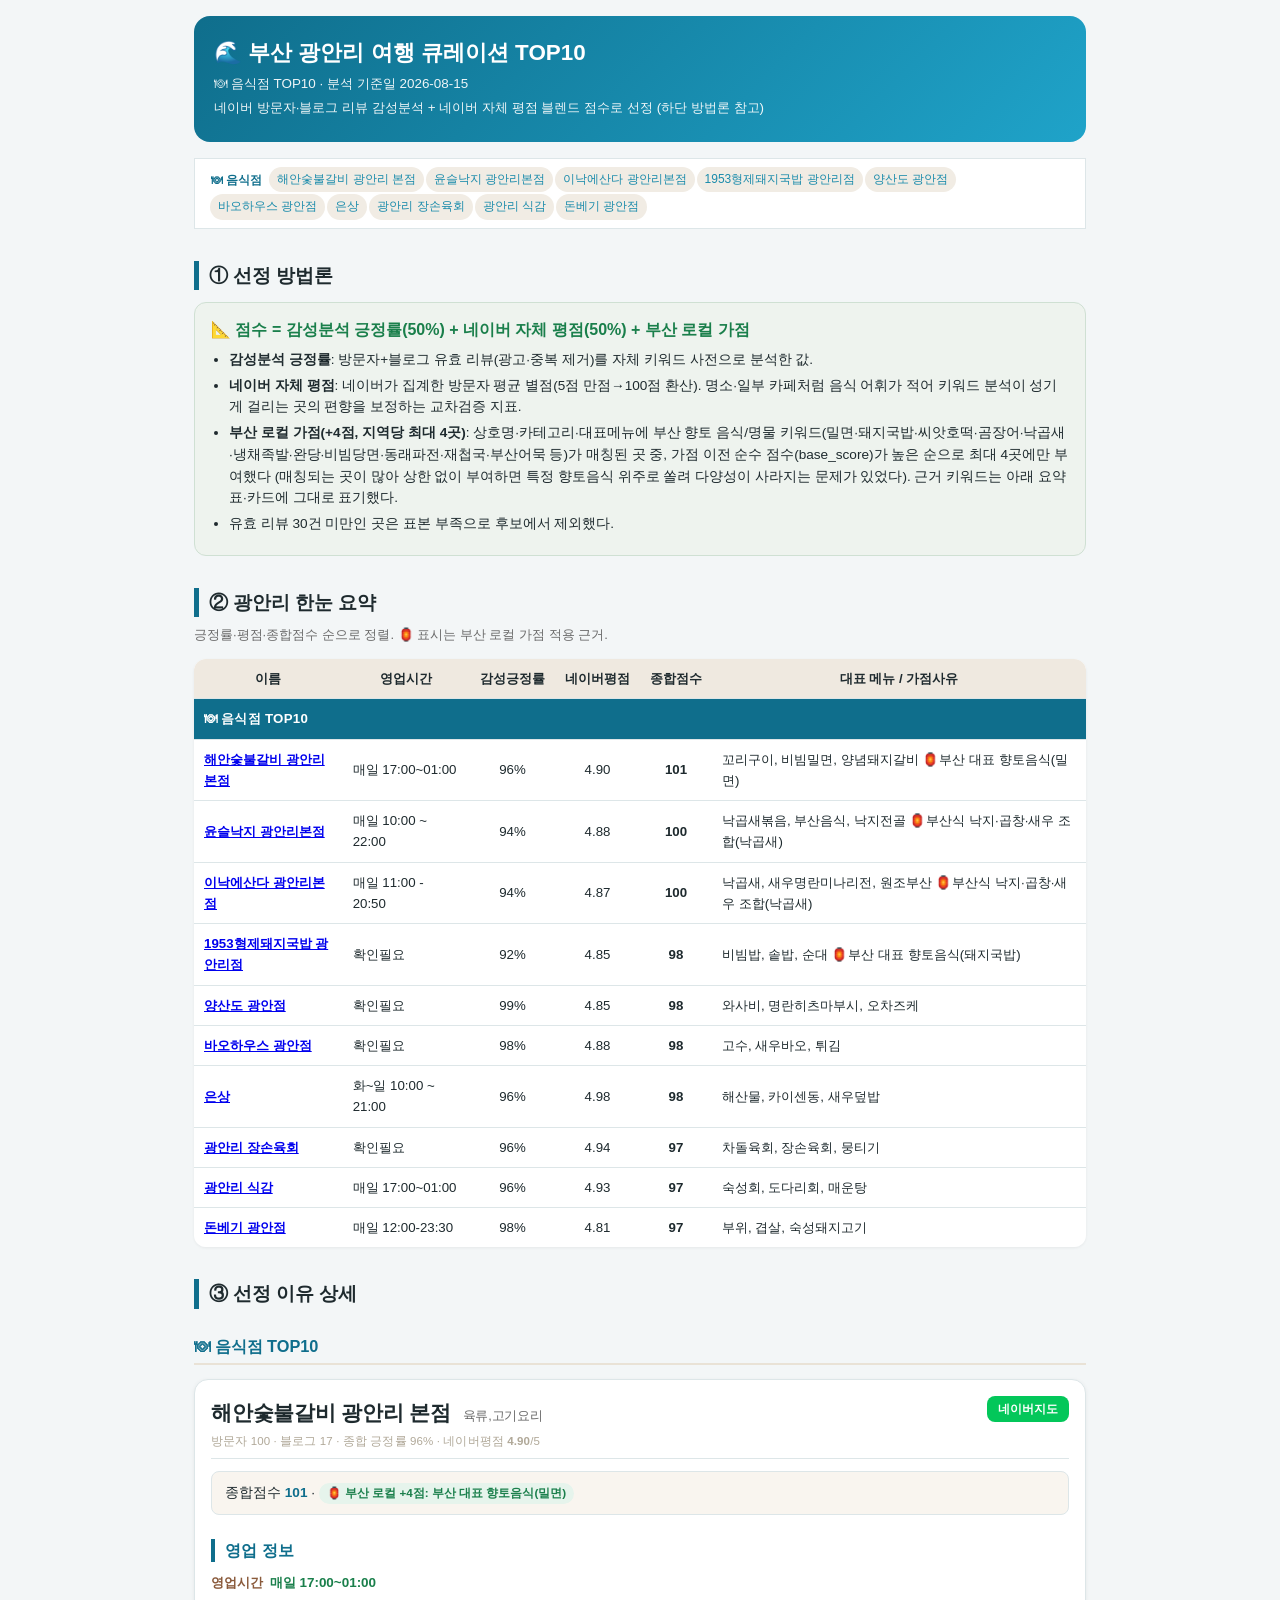
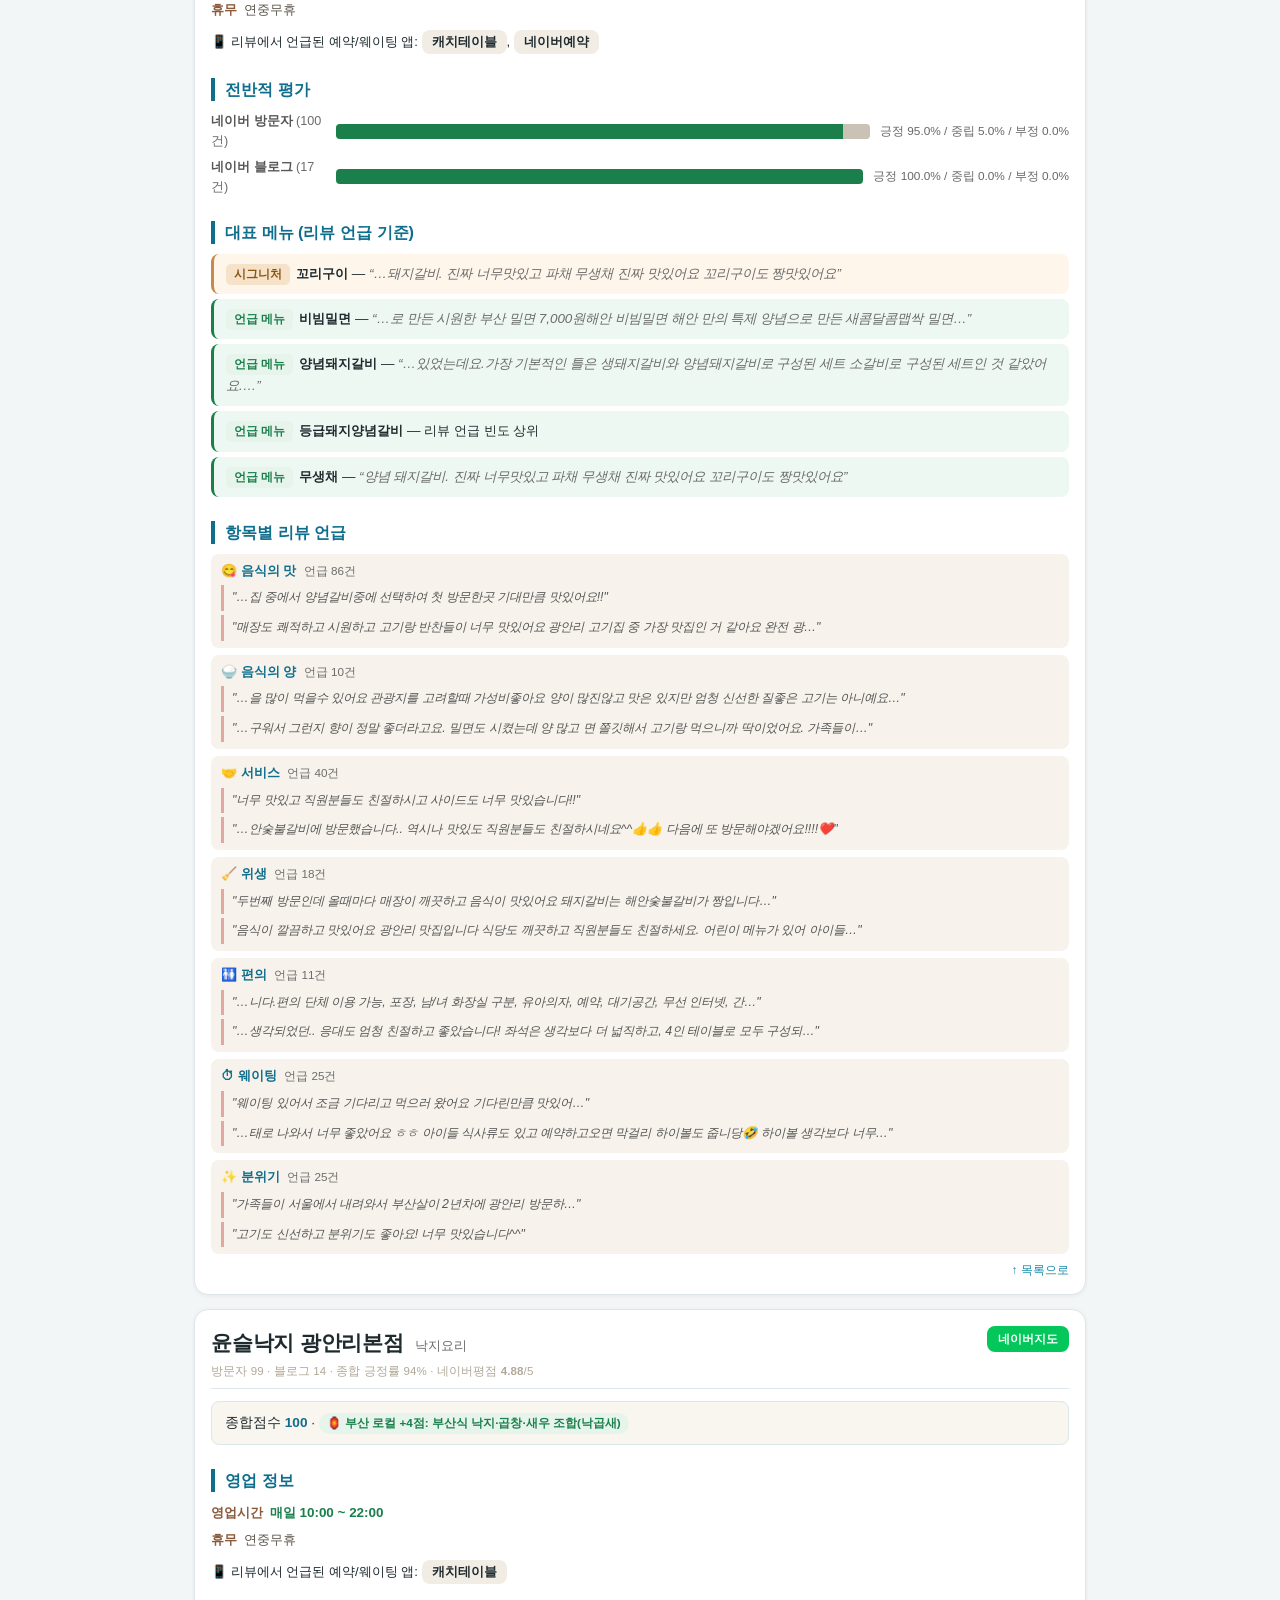
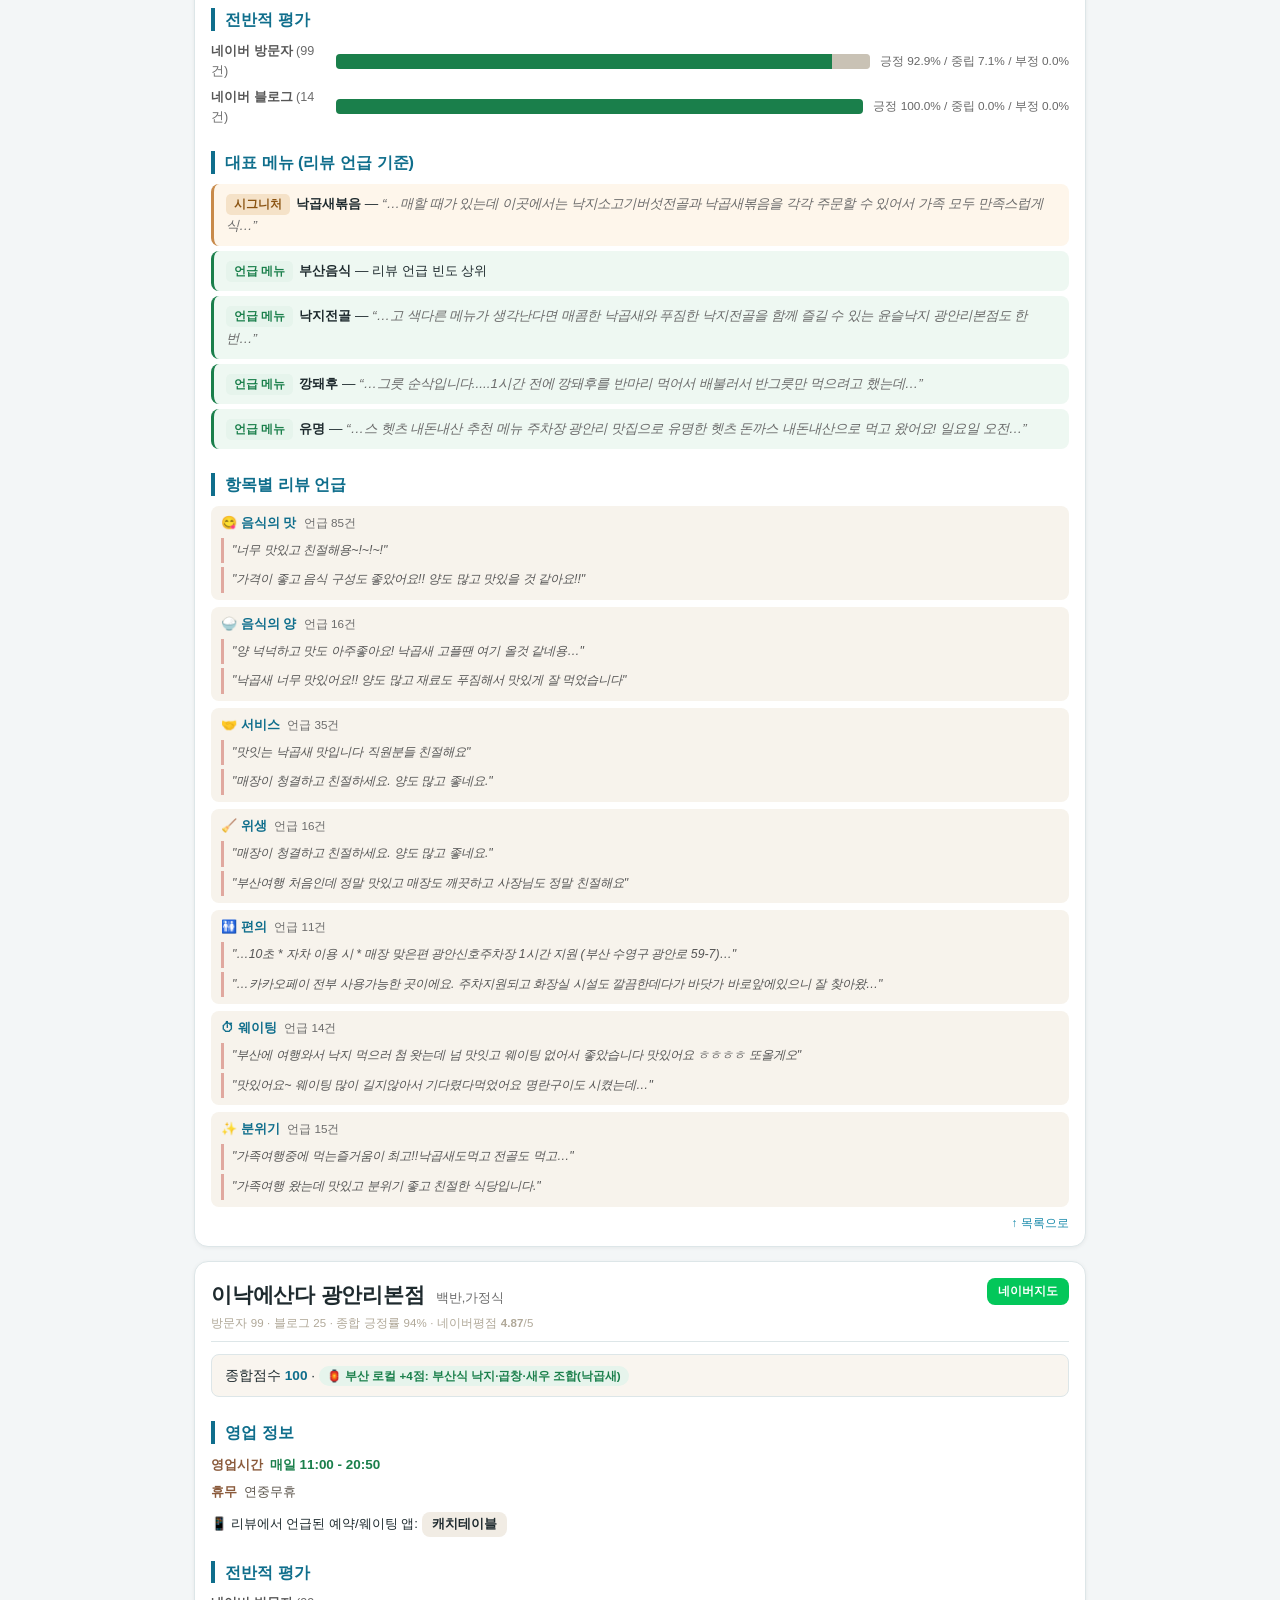
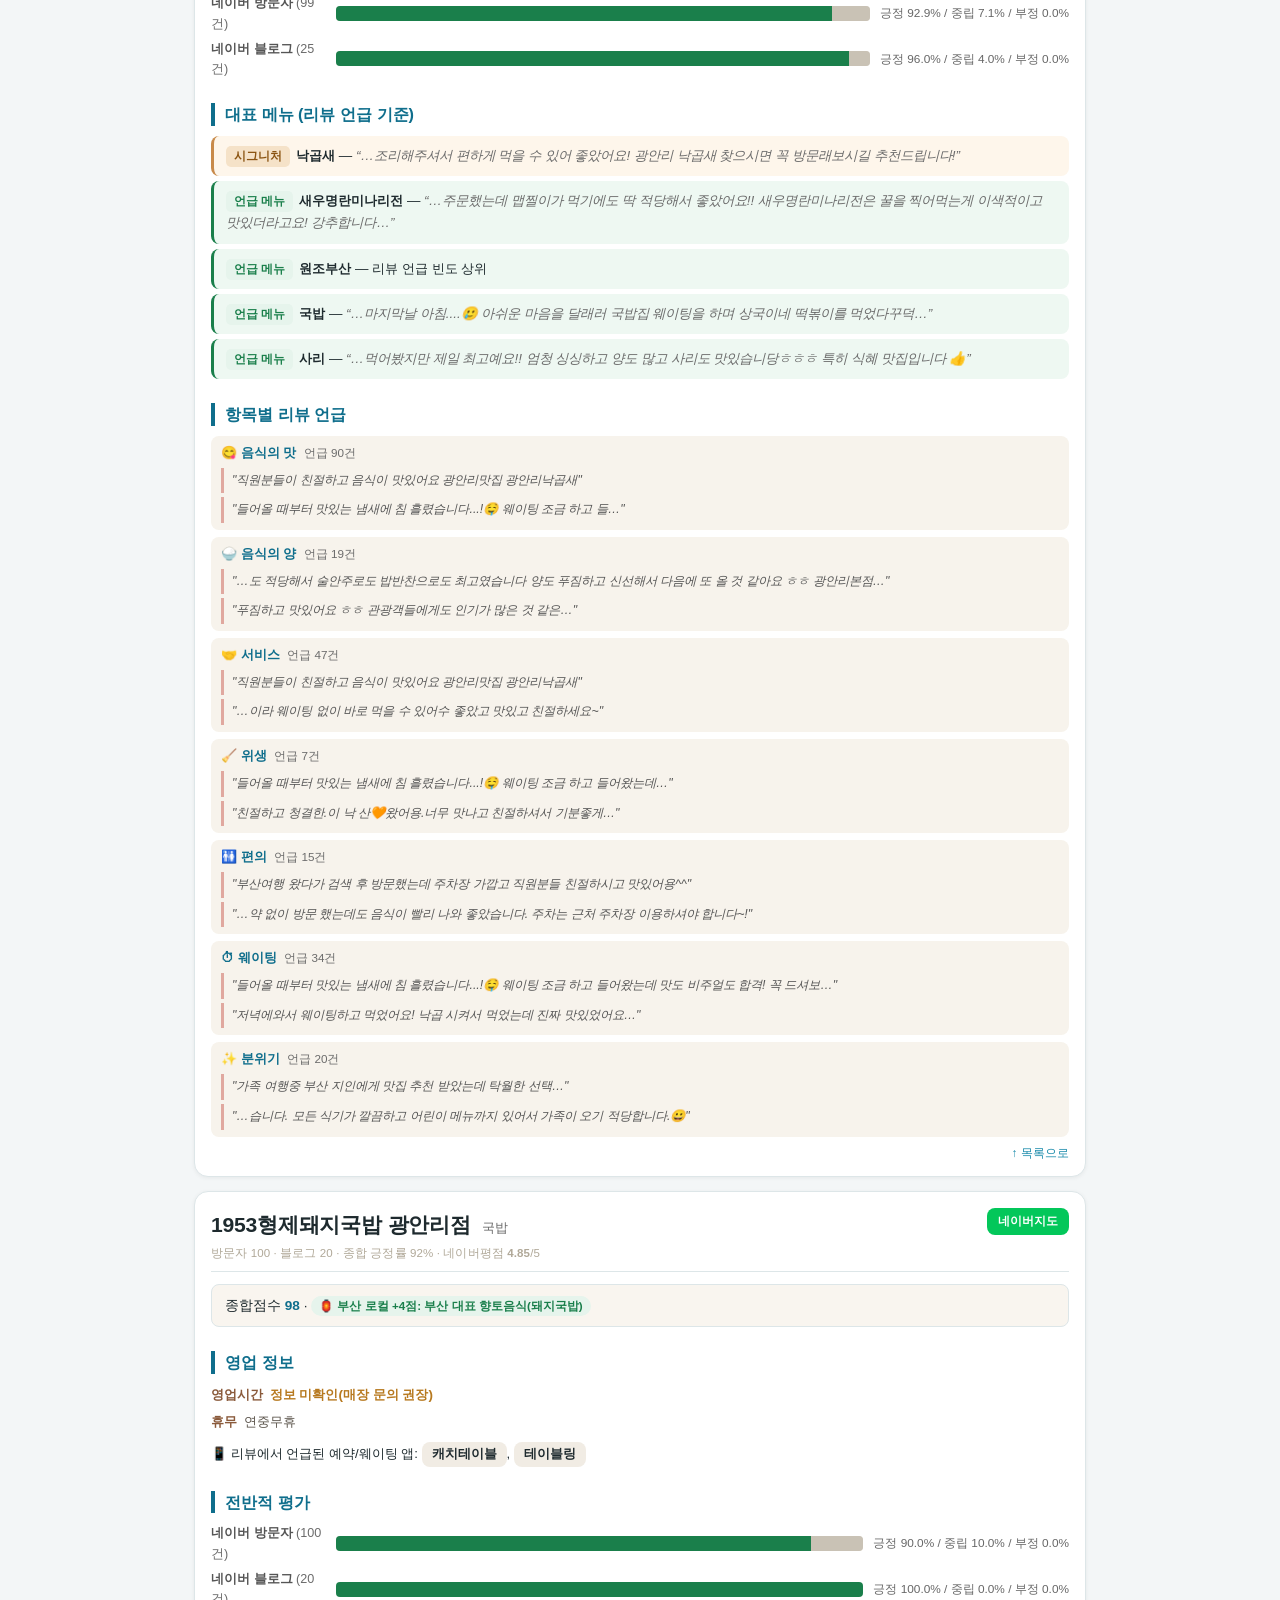
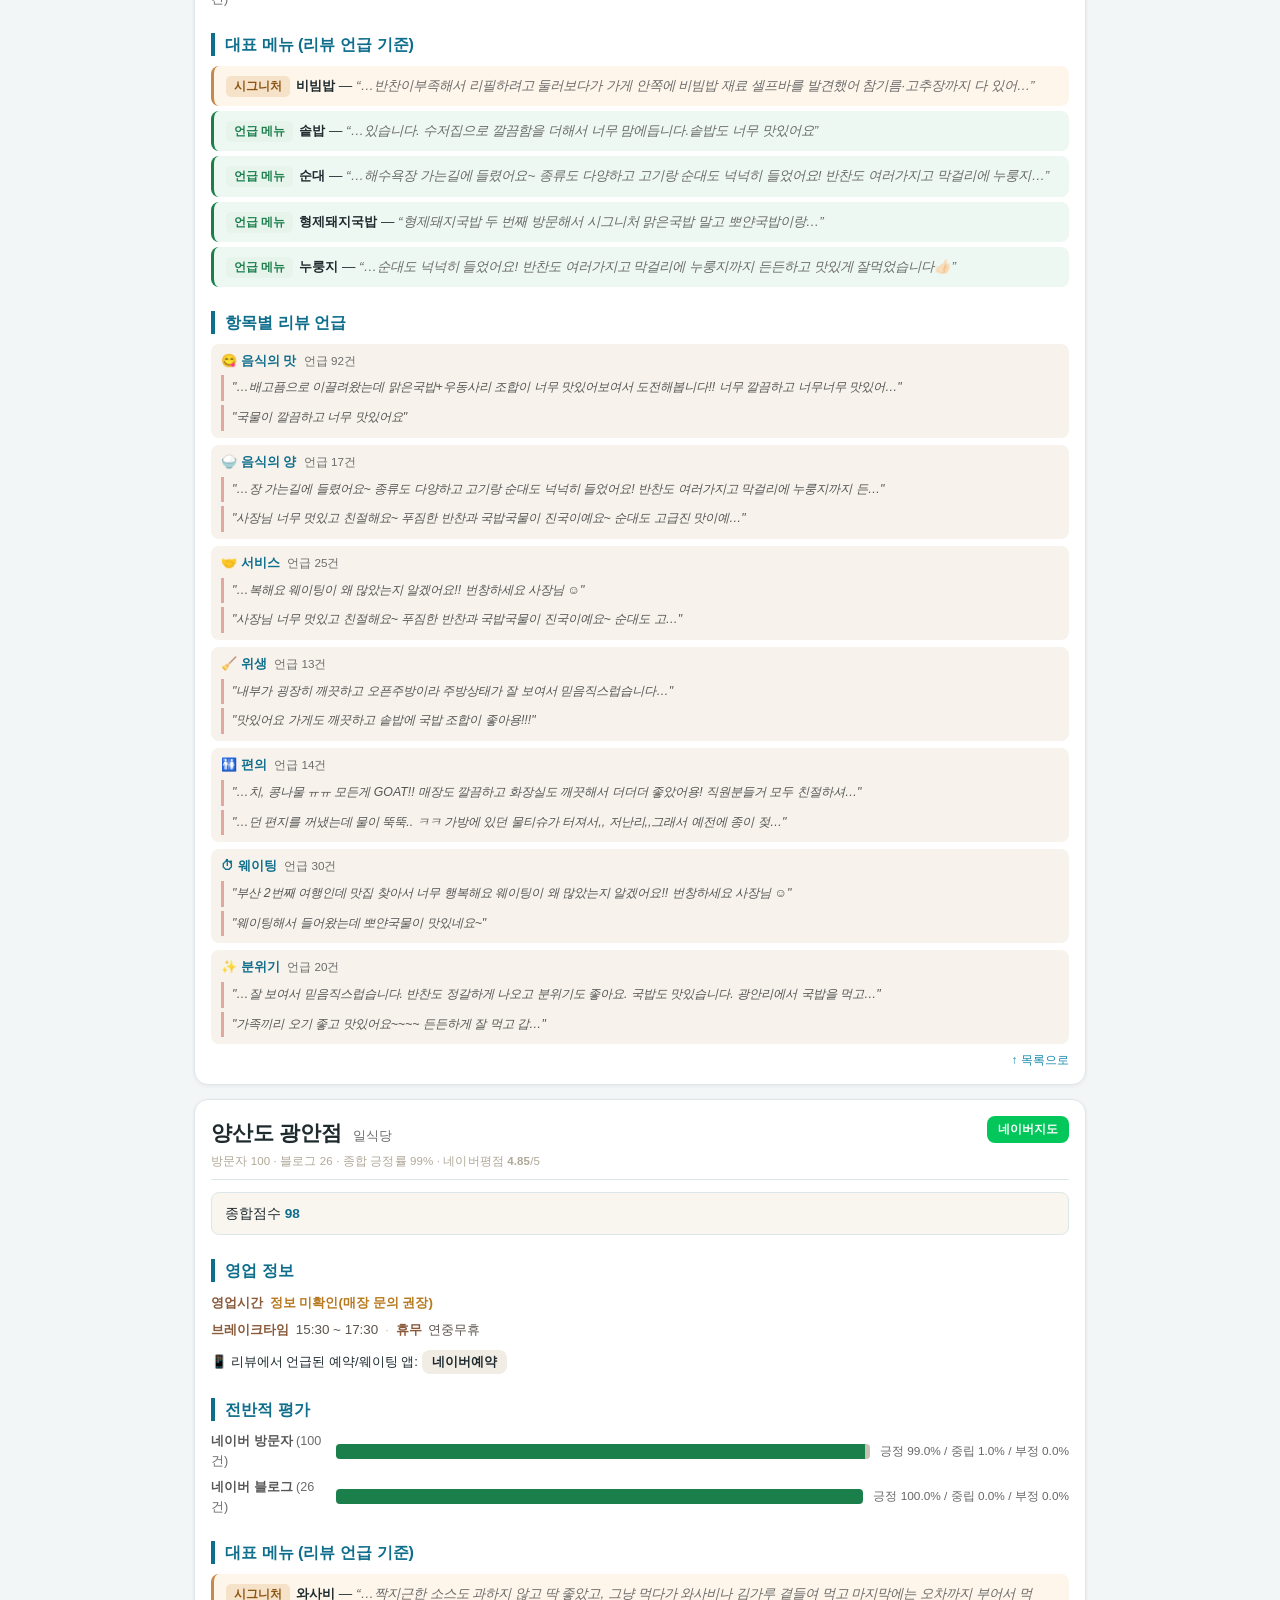
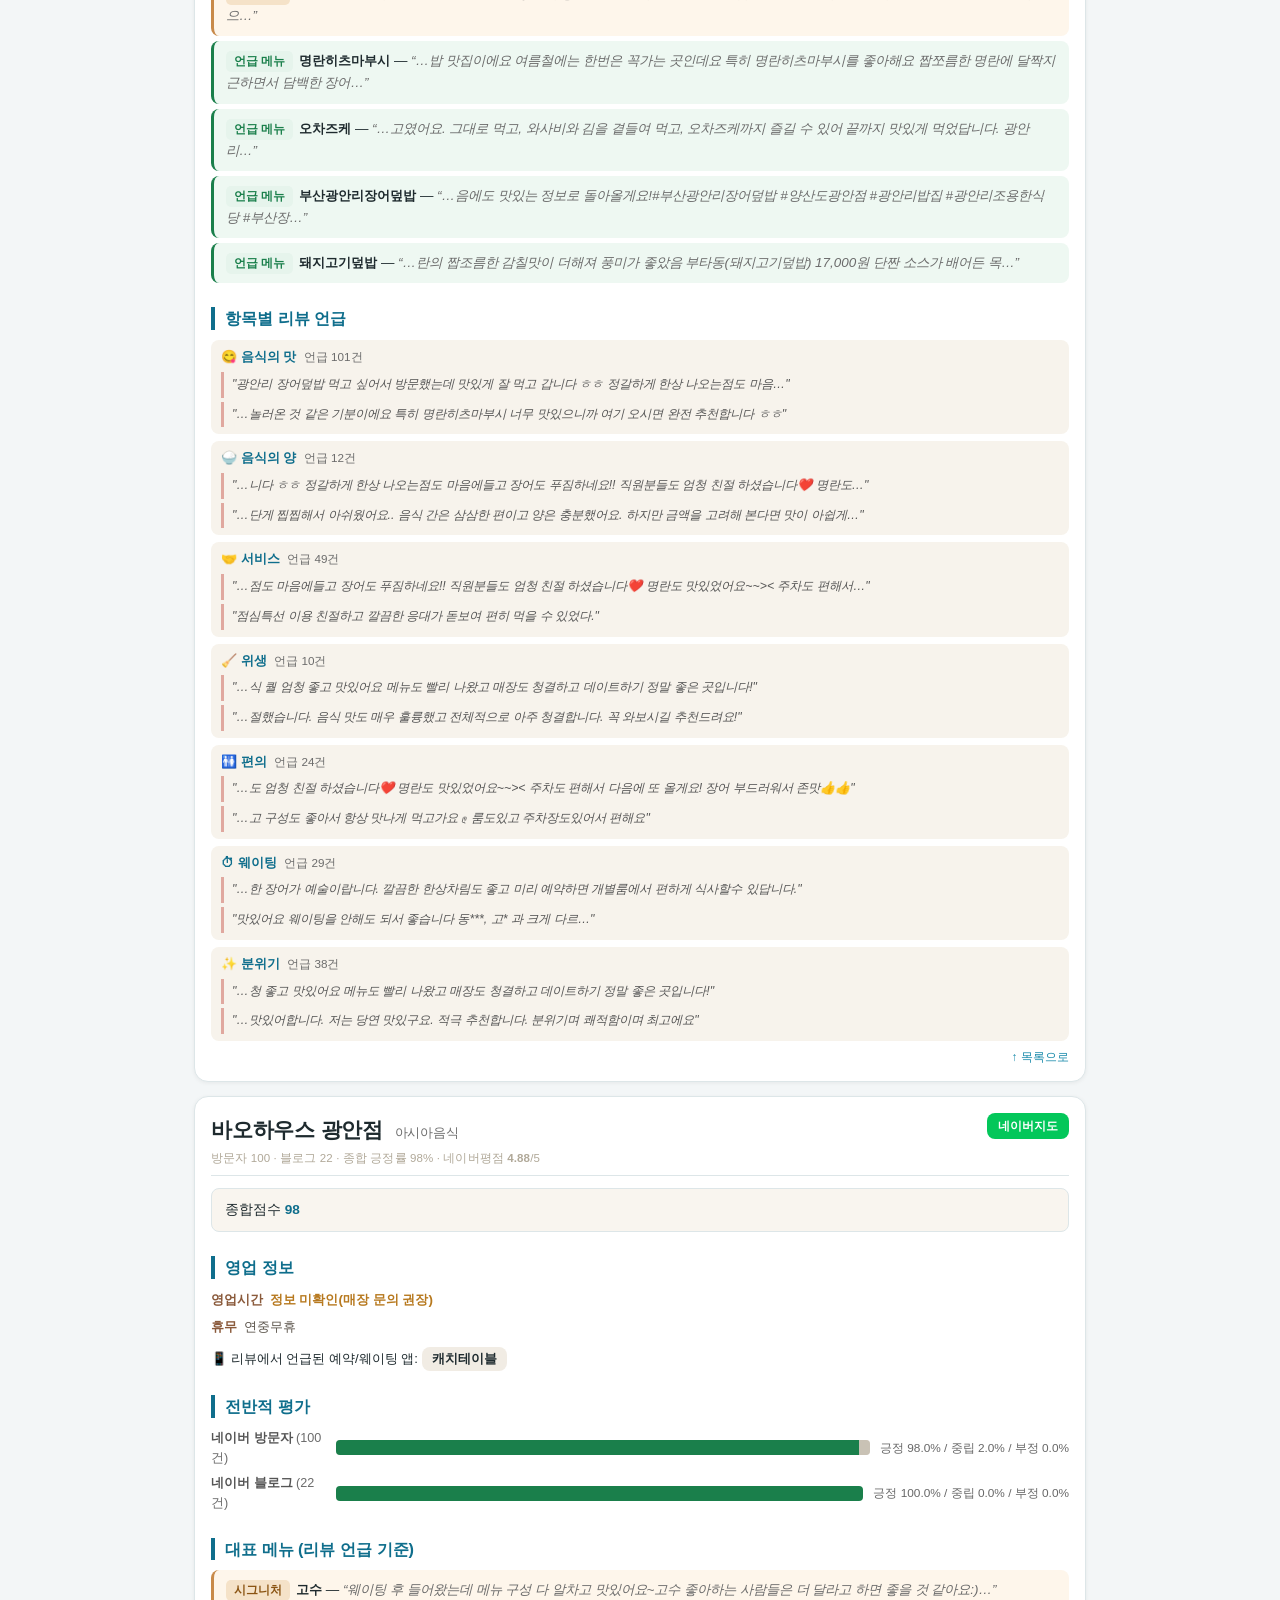
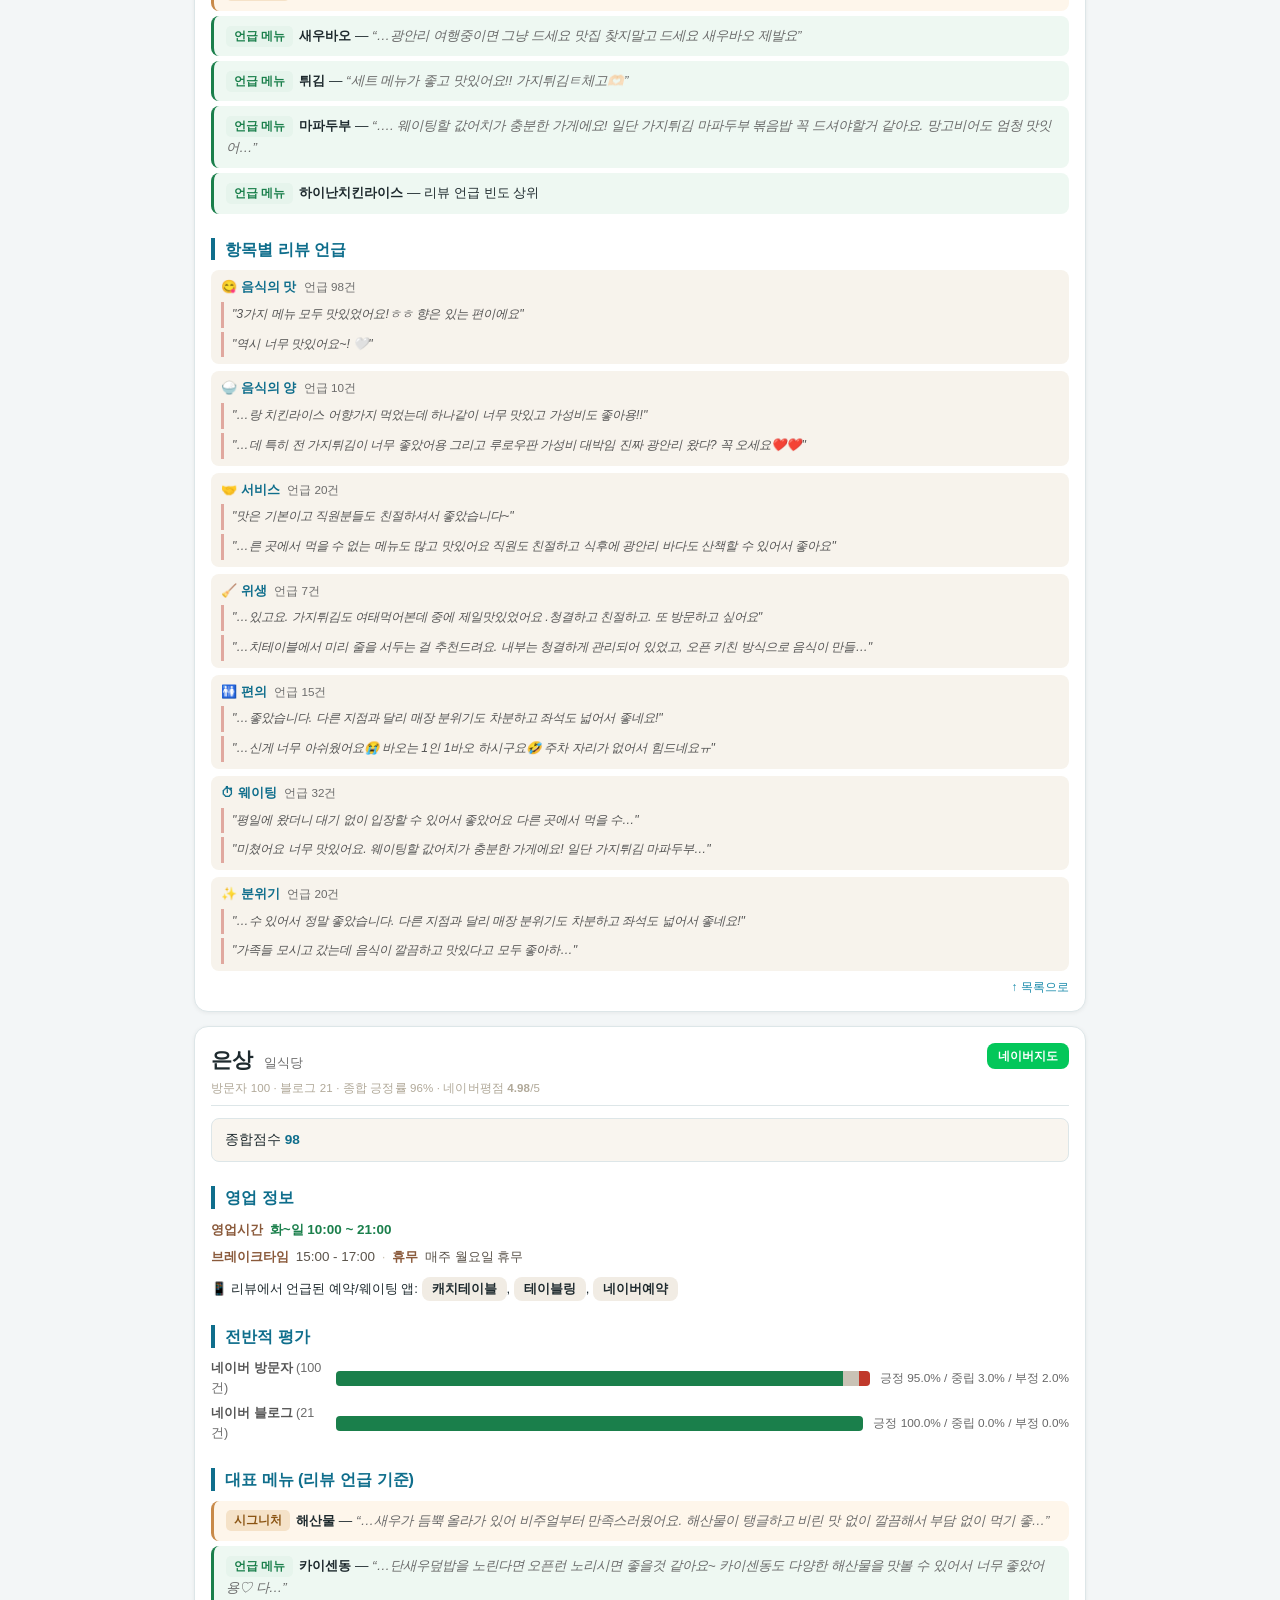
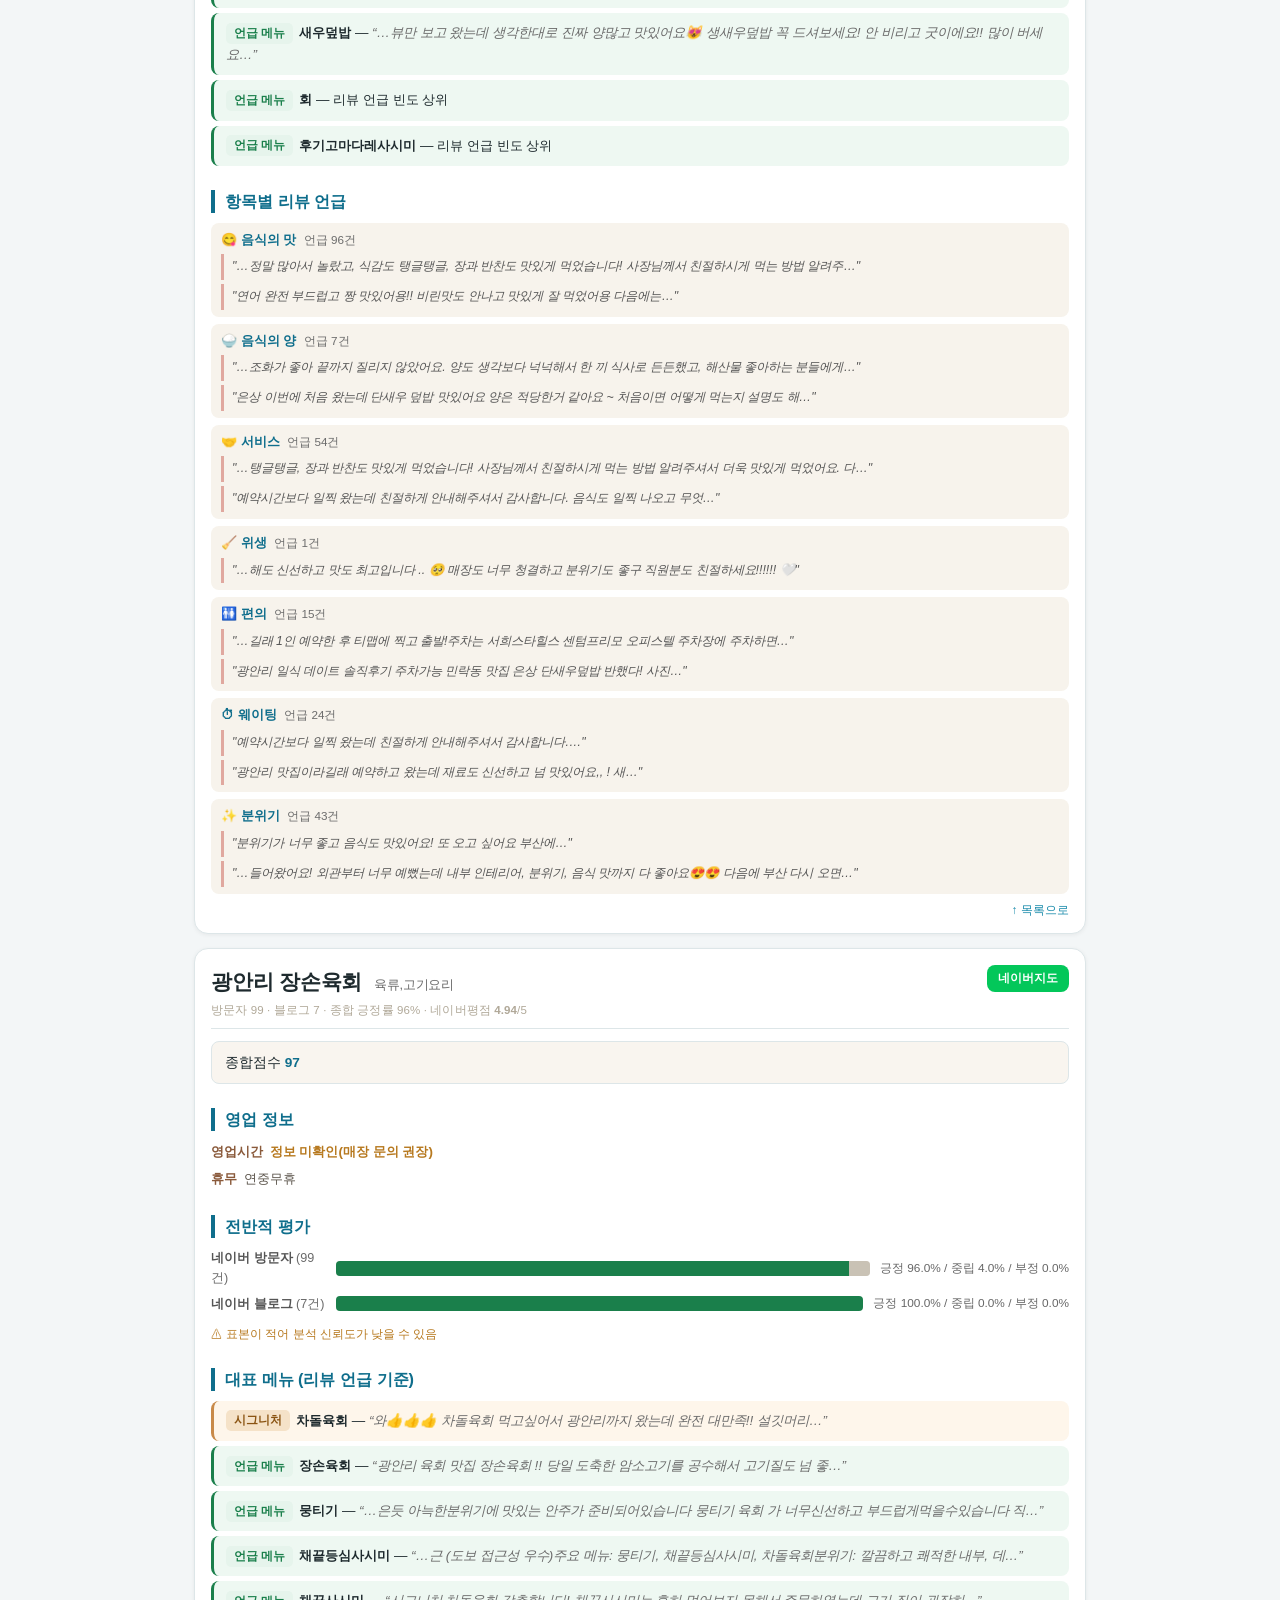
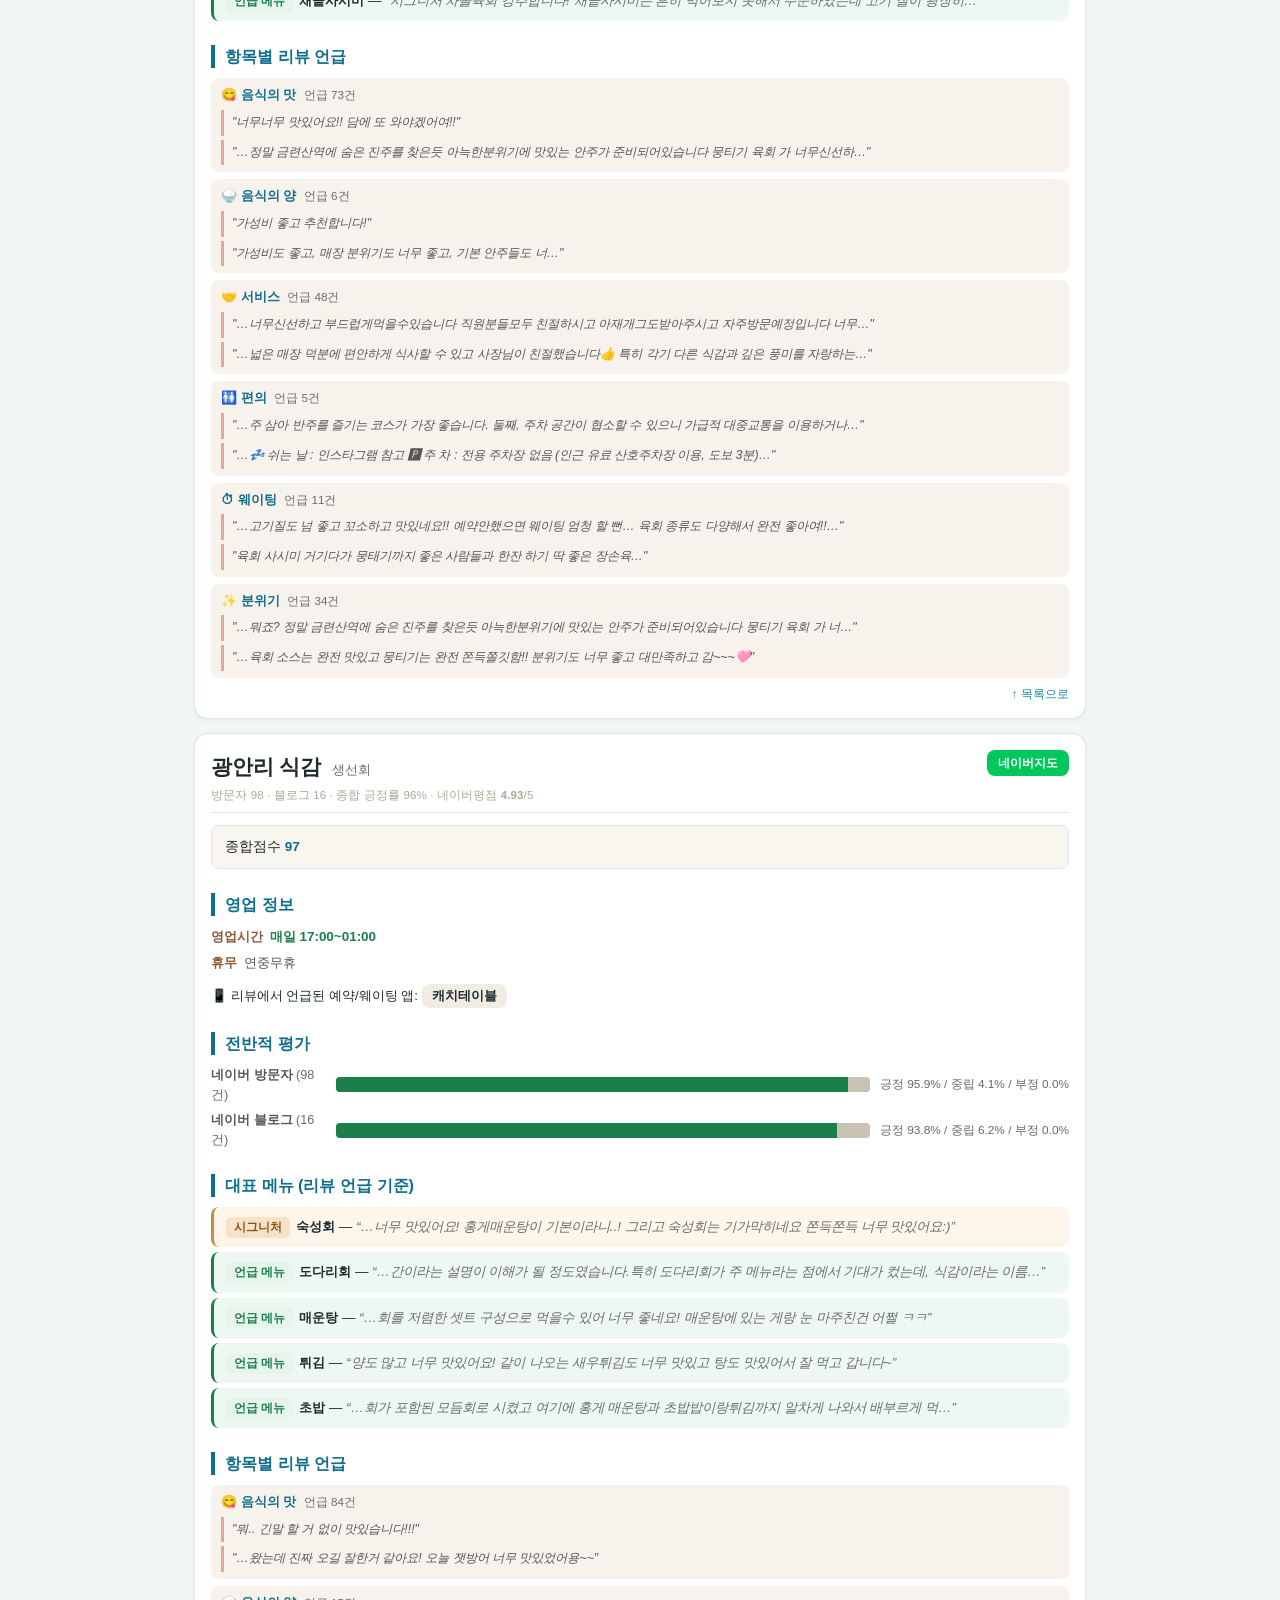
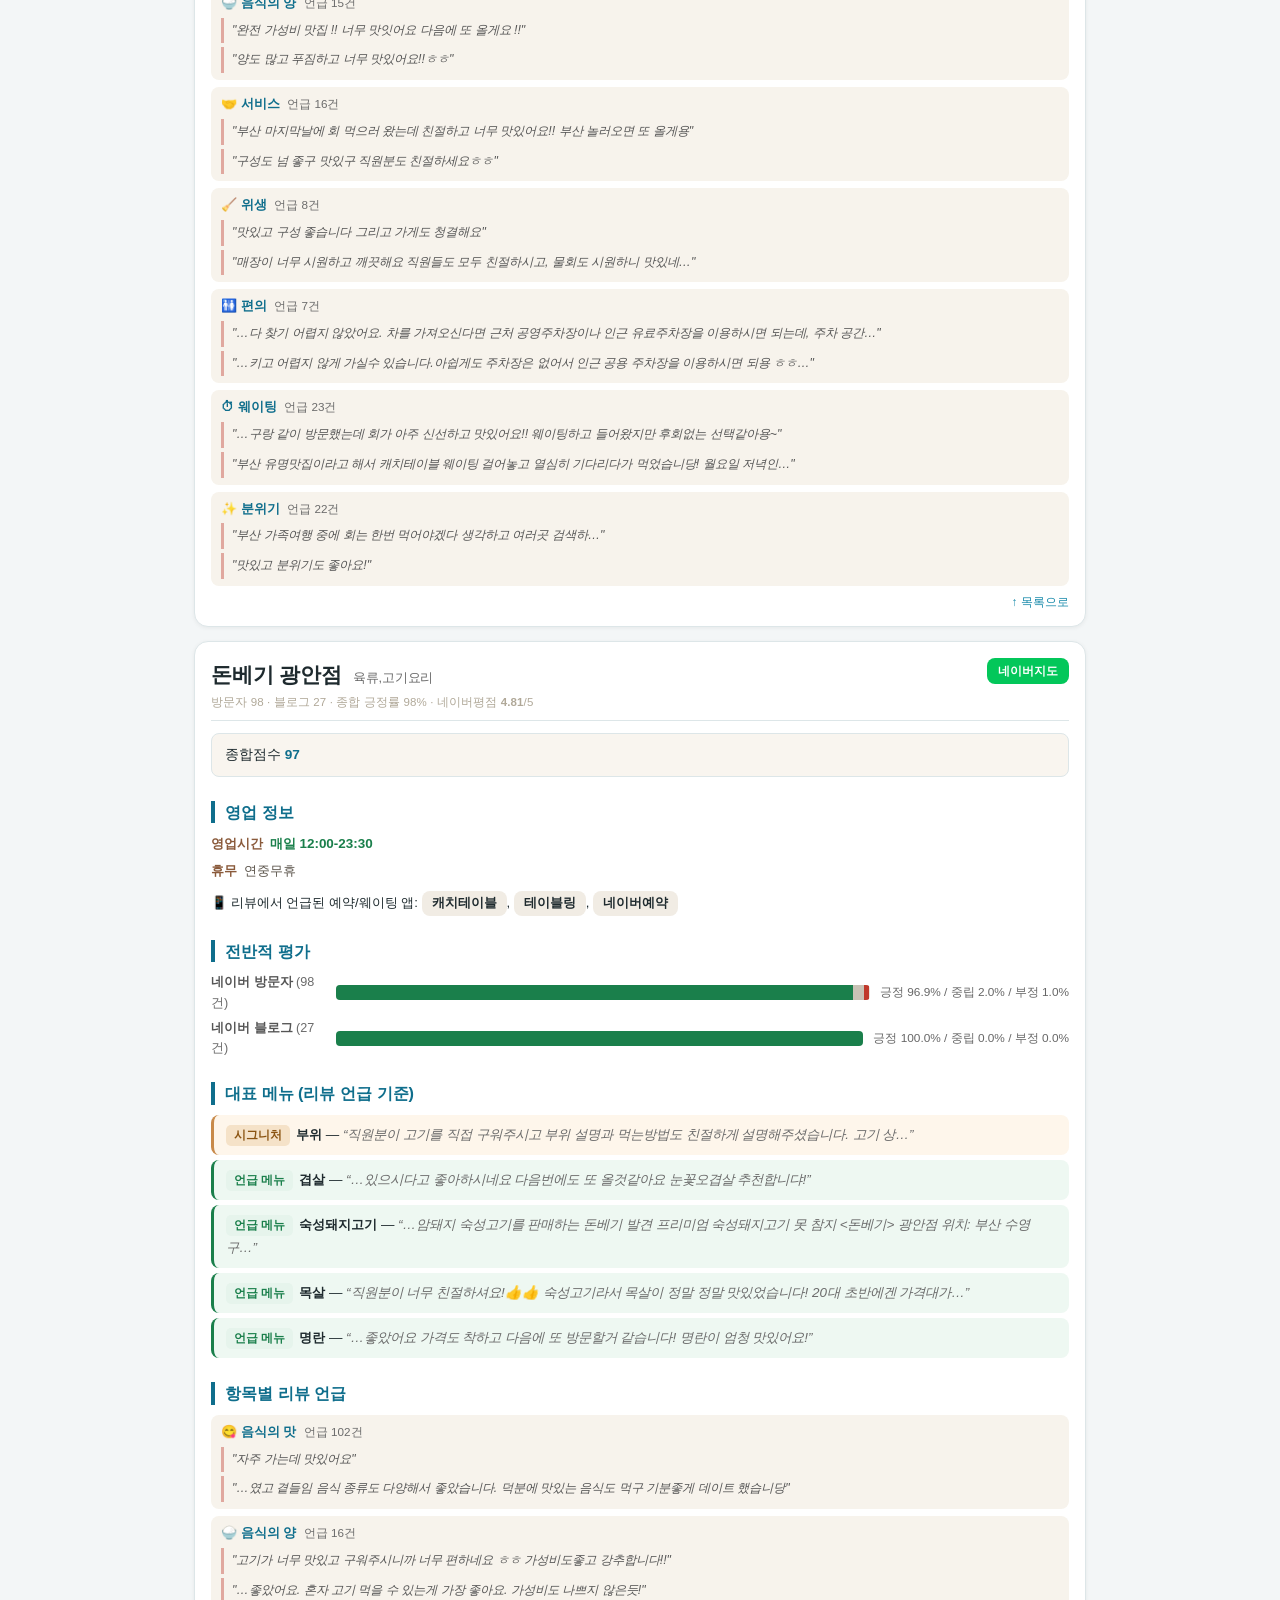
<file: reports/부산_광안리_음식점_TOP10.html>
<!DOCTYPE html>
<html lang="ko">
<head>
<meta charset="UTF-8">
<meta name="viewport" content="width=device-width, initial-scale=1.0">
<title>부산 광안리 여행 큐레이션 — 맛집 TOP10</title>
<style>
      :root {
        --bg: #f3f6f7;
        --card: #fff;
        --ink: #1e2a2e;
        --sub: #6b6b6b;
        --line: #dde6e8;
        --good: #1a7f4b;
        --good-bg: #e6f4ec;
        --bad: #c0392b;
        --bad-bg: #fbeae8;
        --warn: #b7791f;
        --warn-bg: #fdf3e0;
        --neu: #c9c2b5;
        --accent: #0f6e8c;
        --accent2: #1a8bab;
        --naver: #03c75a;
      }
      * {
        box-sizing: border-box;
        -webkit-tap-highlight-color: transparent;
      }
      body {
        margin: 0;
        background: var(--bg);
        color: var(--ink);
        font-family: "Apple SD Gothic Neo", "Malgun Gothic", sans-serif;
        line-height: 1.6;
        font-size: 16px;
        -webkit-text-size-adjust: 100%;
      }
      .wrap {
        max-width: 920px;
        margin: 0 auto;
        padding: 16px 14px 70px;
      }
      header.top {
        background: linear-gradient(135deg, #0f6e8c, #1fa3c9);
        color: #fff;
        border-radius: 16px;
        padding: 22px 20px;
        margin-bottom: 16px;
      }
      header.top h1 {
        margin: 0 0 6px;
        font-size: 1.4rem;
        line-height: 1.3;
      }
      header.top p {
        margin: 2px 0;
        opacity: 0.93;
        font-size: 0.84rem;
      }

      .toc {
        background: var(--card);
        border: 1px solid var(--line);
        border-radius: 12px;
        padding: 12px 14px;
        margin-bottom: 16px;
        font-size: 0.85rem;
      }
      .toc b {
        color: var(--accent);
        display: block;
        margin-bottom: 5px;
      }
      .toc a {
        display: inline-block;
        color: var(--accent2);
        text-decoration: none;
        padding: 4px 9px;
        margin: 2px;
        background: #f1ece4;
        border-radius: 14px;
        font-size: 0.8rem;
      }
      .toc .gmark {
        color: var(--good);
      }
      .toc hr {
        border: none;
        border-top: 1px dashed var(--line);
        margin: 8px 0;
      }

      h2.sec {
        font-size: 1.16rem;
        margin: 32px 0 12px;
        padding-left: 10px;
        border-left: 5px solid var(--accent);
        scroll-margin-top: 10px;
      }
      .note {
        font-size: 0.81rem;
        color: var(--sub);
        margin: -4px 0 13px;
      }

      .tscroll {
        overflow-x: auto;
        -webkit-overflow-scrolling: touch;
        border-radius: 12px;
        box-shadow: 0 1px 3px rgba(0, 0, 0, 0.06);
      }
      table {
        width: 100%;
        border-collapse: collapse;
        background: var(--card);
        font-size: 0.83rem;
        min-width: 540px;
      }
      th,
      td {
        padding: 9px 10px;
        text-align: center;
        border-bottom: 1px solid var(--line);
      }
      th {
        background: #efe9e0;
        font-weight: 700;
        white-space: nowrap;
      }
      td.l {
        text-align: left;
      }
      tr:last-child td {
        border-bottom: none;
      }
      tr.grp td {
        background: var(--accent);
        color: #fff;
        text-align: left;
        font-weight: 800;
        letter-spacing: 0.02em;
      }
      .yes {
        color: var(--good);
        font-weight: 700;
      }
      .no {
        color: var(--bad);
        font-weight: 700;
      }
      .maybe {
        color: var(--warn);
        font-weight: 700;
      }
      .star {
        color: #d89a1e;
        font-weight: 800;
        white-space: nowrap;
      }
      .nrev {
        color: var(--sub);
        font-size: 0.78em;
        font-weight: 500;
      }
      .pill {
        display: inline-block;
        padding: 1px 8px;
        border-radius: 14px;
        font-size: 0.73rem;
        font-weight: 700;
        white-space: nowrap;
      }
      .p-go {
        background: var(--good-bg);
        color: var(--good);
      }
      .p-no {
        background: var(--bad-bg);
        color: var(--bad);
      }
      .p-warn {
        background: var(--warn-bg);
        color: var(--warn);
      }

      .subh {
        margin: 24px 0 6px;
        color: var(--accent);
        font-size: 1.02rem;
        border-bottom: 2px solid #e9e2d6;
        padding-bottom: 4px;
      }
      .detail {
        background: var(--card);
        border: 1px solid var(--line);
        border-radius: 14px;
        padding: 16px 16px 14px;
        margin: 14px 0;
        box-shadow: 0 1px 4px rgba(0, 0, 0, 0.06);
        scroll-margin-top: 10px;
      }
      .tips {
        display: grid;
        grid-template-columns: repeat(3, 1fr);
        gap: 9px;
        margin: 11px 0 4px;
      }
      .tips .t {
        border-radius: 9px;
        padding: 8px 10px;
        font-size: 0.8rem;
      }
      .t-good {
        background: var(--good-bg);
      }
      .t-bad {
        background: var(--bad-bg);
      }
      .t-tip {
        background: var(--warn-bg);
      }
      .t b {
        display: block;
        margin-bottom: 3px;
      }
      .tips ul {
        margin: 0;
        padding-left: 15px;
      }
      .tips li {
        margin: 2px 0;
      }
      .maps {
        display: flex;
        gap: 8px;
        margin-top: 12px;
      }
      .maps a {
        flex: 1;
        text-align: center;
        text-decoration: none;
        font-weight: 700;
        padding: 11px 6px;
        border-radius: 10px;
        font-size: 0.85rem;
        min-height: 44px;
        display: flex;
        align-items: center;
        justify-content: center;
      }
      .m-naver {
        background: var(--naver);
        color: #fff;
      }
      .m-kakao {
        background: var(--kakao);
        color: var(--kakaoink);
      }
      .totop {
        display: block;
        text-align: right;
        font-size: 0.74rem;
        color: var(--accent2);
        text-decoration: none;
        margin-top: 6px;
      }

      .legend {
        font-size: 0.79rem;
        color: var(--sub);
        margin: 10px 0 0;
      }
      .tip {
        background: #eef3ee;
        border: 1px solid #cfe0d3;
        border-radius: 12px;
        padding: 14px 16px;
        margin-top: 12px;
      }
      .tip.mon {
        background: #f2eef6;
        border-color: #ddd0e6;
      }
      .tip h4 {
        margin: 0 0 6px;
        color: var(--good);
        font-size: 1rem;
      }
      .tip.mon h4 {
        color: #7d4ba3;
      }
      ul.tight {
        margin: 6px 0;
        padding-left: 18px;
      }
      ul.tight li {
        margin: 4px 0;
        font-size: 0.85rem;
      }
      .em {
        background: #fff3cf;
        padding: 0 3px;
        border-radius: 3px;
      }
      .foot {
        font-size: 0.75rem;
        color: var(--sub);
        margin-top: 26px;
        border-top: 1px solid var(--line);
        padding-top: 12px;
      }
      @media (max-width: 680px) {
        body {
          font-size: 15px;
        }
        .wrap {
          padding: 12px 10px 60px;
        }
        header.top h1 {
          font-size: 1.2rem;
        }
        .tips {
          grid-template-columns: 1fr;
        }
      }

      /* ===== v5 스타일 ===== */
      /* TOC — sticky & compact */
      .toc {
        position: sticky;
        top: 0;
        z-index: 100;
        background: var(--card);
        border: 1px solid var(--line);
        border-radius: 0;
        padding: 6px 14px;
        margin-bottom: 12px;
        font-size: 0.82rem;
      }
      .toc b {
        color: var(--accent);
        display: inline;
        margin-right: 4px;
      }
      .toc a {
        padding: 3px 8px;
        margin: 1px;
        font-size: 0.75rem;
      }
      .toc hr {
        border: none;
        border-top: 1px dashed var(--line);
        margin: 4px 0;
      }

      /* 레스토랑 카드 */
      .rest-sec {
        background: var(--card);
        border: 1px solid var(--line);
        border-radius: 14px;
        padding: 16px 16px 14px;
        margin: 14px 0;
        box-shadow: 0 1px 4px rgba(0, 0, 0, 0.06);
        scroll-margin-top: 60px;
      }

      /* 헤더 — 식당명 + 리뷰 건수 (좌) / 지도 버튼 (우) */
      .rest-hd {
        display: flex;
        justify-content: space-between;
        align-items: flex-start;
        flex-wrap: wrap;
        gap: 8px 10px;
        border-bottom: 1px solid var(--line);
        padding-bottom: 8px;
        margin-bottom: 12px;
      }
      .rest-hd-l {
        display: flex;
        flex-direction: column;
        gap: 2px;
        min-width: 0;
      }
      .hd-maps {
        display: flex;
        gap: 6px;
        flex-shrink: 0;
        margin-left: auto;
      }
      .hd-maps a {
        text-decoration: none;
        font-weight: 700;
        font-size: 0.74rem;
        padding: 6px 11px;
        border-radius: 8px;
        white-space: nowrap;
        line-height: 1.2;
        display: inline-flex;
        align-items: center;
      }
      .rest-name {
        margin: 0;
        font-size: 1.32rem;
        font-weight: 800;
        letter-spacing: -0.01em;
      }
      .rest-cat {
        font-size: 0.8rem;
        color: var(--sub);
        font-weight: 500;
        margin-left: 6px;
      }
      .rest-sub {
        font-size: 0.8rem;
        color: var(--sub);
        font-weight: 400;
      }
      .rev-cnt {
        font-size: 0.72rem;
        color: #b0a898;
        white-space: nowrap;
        letter-spacing: 0.01em;
      }

      /* 영업정보 — 텍스트 배치 (영업시간 줄 / 기타 줄 분리) */
      .biz-info {
        font-size: 0.84rem;
        margin: 4px 0 2px;
        color: #3a352e;
      }
      .bi-hours {
        line-height: 1.7;
        margin-bottom: 3px;
      }
      .bi-hours .bi-day {
        font-weight: 600;
      }
      .bi-etc {
        line-height: 1.8;
        color: #5a534a;
      }
      .biz-info .bi-lab {
        color: #8a5a3b;
        font-weight: 700;
        margin-right: 3px;
      }
      .biz-info .bi-warn {
        color: var(--bad);
      }
      .biz-info .bi-sep {
        color: #cdc6b8;
        margin: 0 3px;
      }

      /* 섹션 소제목 — 크기·간격 확대 */
      .rs-title {
        font-size: 1.02rem;
        font-weight: 700;
        color: var(--accent);
        border-left: 4px solid var(--accent);
        padding-left: 10px;
        margin: 24px 0 10px;
        line-height: 1.4;
      }
      .rs-sec {
        margin-bottom: 3px;
      }
      .rs-sec:first-of-type .rs-title {
        margin-top: 6px;
      }

      /* 감성 바 */
      .sent-bar-wrap {
        display: flex;
        align-items: center;
        gap: 10px;
        margin: 5px 0;
        flex-wrap: wrap;
      }
      .sent-label {
        width: 115px;
        flex-shrink: 0;
        font-weight: 600;
        color: #555;
        font-size: 0.79rem;
      }
      .n-cnt {
        font-weight: 400;
        color: var(--sub);
      }
      .warn-tag {
        color: var(--warn);
        font-size: 0.72rem;
      }
      .bar-track {
        flex: 1;
        min-width: 80px;
        background: #e9e4dd;
        border-radius: 4px;
        height: 15px;
        overflow: hidden;
        display: flex;
      }
      .bar-pos {
        background: var(--good);
        height: 100%;
      }
      .bar-neg {
        background: var(--bad);
        height: 100%;
      }
      .bar-neu {
        background: #c9c2b5;
        height: 100%;
      }
      .sent-nums {
        font-size: 0.74rem;
        color: #666;
        white-space: nowrap;
      }

      /* 영업정보 그리드 */
      .info-grid2 {
        display: grid;
        grid-template-columns: repeat(auto-fill, minmax(210px, 1fr));
        gap: 5px;
        font-size: 0.82rem;
        margin: 4px 0;
      }
      .ig-row {
        background: #f7f3ec;
        border-radius: 6px;
        padding: 6px 10px;
      }
      .ig-lab {
        font-weight: 700;
        color: #666;
        font-size: 0.72rem;
        display: block;
        margin-bottom: 1px;
      }
      .ig-val {
        line-height: 1.5;
      }
      .ig-warn {
        color: var(--bad);
        font-weight: 700;
      }

      /* 메뉴 */
      .menu-recs {
        display: grid;
        grid-template-columns: repeat(auto-fill, minmax(165px, 1fr));
        gap: 5px;
        margin: 4px 0;
      }
      .mrec {
        background: #f7f3ec;
        border-radius: 6px;
        padding: 6px 10px;
        font-size: 0.81rem;
      }
      .mr-name {
        font-weight: 700;
        display: block;
      }
      .mr-price {
        color: var(--accent2);
        font-size: 0.77rem;
        display: block;
      }
      .mr-desc {
        color: var(--sub);
        font-size: 0.73rem;
        display: block;
        margin-top: 1px;
      }

      /* 메뉴 — 정성 분석 (메뉴별 줄바꿈) */
      .menu-q {
        margin: 4px 0 2px;
      }
      .menu-q p {
        margin: 9px 0 4px;
        font-size: 0.84rem;
        line-height: 1.6;
      }
      .mq-tag {
        display: inline-block;
        font-size: 0.72rem;
        font-weight: 800;
        border-radius: 5px;
        padding: 1px 8px;
        margin-right: 6px;
        white-space: nowrap;
        vertical-align: middle;
      }
      .mq-sig {
        background: #f5e2c8;
        color: #8a5311;
      }
      .mq-rec {
        background: var(--good-bg);
        color: var(--good);
      }
      .mq-combo {
        background: #e6eef6;
        color: #2f5d8a;
      }
      .mq-surp {
        background: #efe6f6;
        color: #7d4ba3;
      }
      .mq-miss {
        background: var(--bad-bg);
        color: var(--bad);
      }
      .menu-q q {
        color: #6b6b6b;
        font-style: italic;
      }
      .mq-price {
        color: var(--accent2);
        font-weight: 600;
        font-size: 0.79rem;
      }
      /* 메뉴별 한 줄 리스트 */
      .mq-list {
        list-style: none;
        margin: 3px 0 6px;
        padding: 0;
      }
      .mq-list li {
        font-size: 0.84rem;
        line-height: 1.55;
        margin: 3px 0;
        padding-left: 14px;
        position: relative;
      }
      .mq-list li::before {
        content: "•";
        position: absolute;
        left: 2px;
        color: var(--accent2);
      }
      .mq-list .mq-name {
        font-weight: 700;
      }

      /* 주문팁 */
      .otips {
        margin: 4px 0;
        padding-left: 16px;
        font-size: 0.82rem;
      }
      .otips li {
        margin: 3px 0;
      }

      /* 트렌드 */
      .trend-p {
        font-size: 0.82rem;
        color: #555;
        margin: 4px 0;
        line-height: 1.7;
      }

      /* 예약·대기 */
      .resv-p {
        font-size: 0.82rem;
        margin: 4px 0;
      }
      .waiting-tag {
        display: inline-block;
        background: #f1ece4;
        border-radius: 8px;
        padding: 2px 10px;
        font-size: 0.79rem;
        font-weight: 700;
        margin-top: 4px;
      }

      /* 부정 이슈 */
      .neg-box {
        margin: 4px 0;
      }
      .neg-pattern {
        margin: 7px 0;
        padding: 7px 10px;
        background: var(--bad-bg);
        border-radius: 8px;
      }
      .neg-ph {
        font-size: 0.81rem;
        font-weight: 700;
        color: #7a241b;
        margin-bottom: 3px;
      }
      .neg-cnt {
        color: var(--bad);
      }
      .neg-dr {
        color: var(--sub);
        font-size: 0.73rem;
        font-weight: 400;
        margin-left: 4px;
      }
      .neg-q {
        border-left: 3px solid #e0a89f;
        padding: 3px 0 3px 8px;
        margin: 4px 0 0;
        font-size: 0.77rem;
        color: #555;
        font-style: italic;
      }
      .neg-qd {
        color: var(--sub);
        font-size: 0.72rem;
        font-style: normal;
      }
      .no-neg,
      .no-data {
        font-size: 0.8rem;
        color: var(--sub);
        margin: 4px 0;
      }
      .neg-an {
        font-size: 0.79rem;
        color: #5a4b46;
        margin: 2px 0 3px;
        line-height: 1.55;
      }
      .neg-trend {
        font-size: 0.79rem;
        border-radius: 8px;
        padding: 7px 10px;
        margin: 7px 0;
        line-height: 1.55;
      }
      .neg-trend.up {
        background: #fbeae8;
        color: #7a241b;
      }
      .neg-trend.flat {
        background: #eef1ec;
        color: #4a5a48;
      }
      .neg-trend b {
        font-weight: 800;
      }
      .neg-single {
        margin: 7px 0;
        padding: 7px 10px;
        background: #faf6ef;
        border: 1px dashed #e0d6c4;
        border-radius: 8px;
      }
      .neg-single .ns-h {
        font-size: 0.78rem;
        font-weight: 700;
        color: #8a5a3b;
        margin-bottom: 2px;
      }
      .neg-minor {
        font-size: 0.79rem;
        color: #6b6b6b;
        margin: 5px 0 2px;
      }

      /* 추천/비추/팁 3열 */
      .tips3col {
        display: grid;
        grid-template-columns: repeat(3, 1fr);
        gap: 7px;
        margin: 10px 0 6px;
      }
      .t3 {
        border-radius: 9px;
        padding: 8px 10px;
        font-size: 0.79rem;
      }
      .t3 b {
        display: block;
        font-size: 0.81rem;
        margin-bottom: 4px;
      }
      .t3 ul {
        margin: 0;
        padding-left: 14px;
      }
      .t3 li {
        margin: 2px 0;
      }
      .t3-good {
        background: var(--good-bg);
      }
      .t3-good b {
        color: var(--good);
      }
      .t3-bad {
        background: var(--bad-bg);
      }
      .t3-bad b {
        color: var(--bad);
      }
      .t3-tip {
        background: var(--warn-bg);
      }
      .t3-tip b {
        color: var(--warn);
      }

      /* 종합의견 */
      .verdict-box {
        background: #f9f5ef;
        border: 1px solid var(--line);
        border-radius: 8px;
        padding: 10px 13px;
        font-size: 0.85rem;
        margin-top: 8px;
      }
      .verdict-box b {
        color: var(--accent);
      }

      @media (max-width: 680px) {
        .tips3col {
          grid-template-columns: 1fr;
        }
        .info-grid2,
        .menu-recs {
          grid-template-columns: 1fr;
        }
        .rest-hd {
          flex-direction: column;
          align-items: flex-start;
        }
        .rev-cnt {
          font-size: 0.69rem;
        }
      }

      /* TOC 그룹 행 */
      .toc-row {
        display: flex;
        flex-wrap: wrap;
        align-items: center;
        margin: 1px 0;
      }
      .toc-gl {
        font-size: 0.72rem;
        font-weight: 800;
        color: var(--accent);
        padding: 3px 6px 3px 2px;
        white-space: nowrap;
      }

      /* 메뉴 추천 박스 */
      .mq-box {
        border-radius: 8px;
        padding: 9px 12px;
        margin: 5px 0;
        font-size: 0.84rem;
        line-height: 1.65;
      }
      .mq-box-sig {
        background: #fef6eb;
        border-left: 3px solid #c88a4a;
      }
      .mq-box-rec {
        background: #eef8f2;
        border-left: 3px solid var(--good);
      }
      .mq-box-combo {
        background: #edf3fa;
        border-left: 3px solid #4a7db5;
      }
      .mq-box-surp {
        background: #f3effe;
        border-left: 3px solid #9b5ad4;
      }
      .mq-box-miss {
        background: var(--bad-bg);
        border-left: 3px solid var(--bad);
      }
      .mq-box q {
        color: #6b6b6b;
        font-style: italic;
      }
      .mq-box .mq-list {
        margin: 5px 0 0;
      }
    </style>
</head>
<body>
<div class="wrap" id="top">
  <header class="top">
    <h1>🌊 부산 광안리 여행 큐레이션 TOP10</h1>
    <p>🍽 음식점 TOP10 · 분석 기준일 2026-08-15</p>
    <p>네이버 방문자·블로그 리뷰 감성분석 + 네이버 자체 평점 블렌드 점수로 선정 (하단 방법론 참고)</p>
  </header>

  <div class="toc"><div class="toc-row"><span class="toc-gl">🍽 음식점</span><a href="#해안숯불갈비광안리본점">해안숯불갈비 광안리 본점</a><a href="#윤슬낙지광안리본점">윤슬낙지 광안리본점</a><a href="#이낙에산다광안리본점">이낙에산다 광안리본점</a><a href="#1953형제돼지국밥광안리점">1953형제돼지국밥 광안리점</a><a href="#양산도광안점">양산도 광안점</a><a href="#바오하우스광안점">바오하우스 광안점</a><a href="#은상">은상</a><a href="#광안리장손육회">광안리 장손육회</a><a href="#광안리식감">광안리 식감</a><a href="#돈베기광안점">돈베기 광안점</a></div></div>

  <h2 class="sec" id="method">① 선정 방법론</h2>
  <div class="tip">
    <h4>📐 점수 = 감성분석 긍정률(50%) + 네이버 자체 평점(50%) + 부산 로컬 가점</h4>
    <ul class="tight">
      <li><b>감성분석 긍정률</b>: 방문자+블로그 유효 리뷰(광고·중복 제거)를 자체 키워드 사전으로 분석한 값.</li>
      <li><b>네이버 자체 평점</b>: 네이버가 집계한 방문자 평균 별점(5점 만점→100점 환산). 명소·일부 카페처럼
        음식 어휘가 적어 키워드 분석이 성기게 걸리는 곳의 편향을 보정하는 교차검증 지표.</li>
      <li><b>부산 로컬 가점(+4점, 지역당 최대 4곳)</b>: 상호명·카테고리·대표메뉴에
        부산 향토 음식/명물 키워드(밀면·돼지국밥·씨앗호떡·곰장어·낙곱새·냉채족발·완당·비빔당면·동래파전·재첩국·부산어묵 등)가
        매칭된 곳 중, 가점 이전 순수 점수(base_score)가 높은 순으로 최대 4곳에만 부여했다
        (매칭되는 곳이 많아 상한 없이 부여하면 특정 향토음식 위주로 쏠려 다양성이 사라지는 문제가 있었다).
        근거 키워드는 아래 요약표·카드에 그대로 표기했다.</li>
      <li>유효 리뷰 30건 미만인 곳은 표본 부족으로 후보에서 제외했다.</li>
    </ul>
  </div>

  <h2 class="sec" id="summary">② 광안리 한눈 요약</h2>
  <p class="note">긍정률·평점·종합점수 순으로 정렬. 🏮 표시는 부산 로컬 가점 적용 근거.</p>
  <div class="tscroll">
    <table>
      <tr><th>이름</th><th>영업시간</th><th>감성긍정률</th><th>네이버평점</th><th>종합점수</th><th>대표 메뉴 / 가점사유</th></tr>
      
      <tr class="grp"><td colspan="6">🍽 음식점 TOP10</td></tr>
      
          <tr>
            <td class="l"><a href="#해안숯불갈비광안리본점"><b>해안숯불갈비 광안리 본점</b></a></td>
            <td class="l">매일 17:00~01:00</td>
            <td>96%</td>
            <td>4.90</td>
            <td><b>101</b></td>
            <td class="l">꼬리구이, 비빔밀면, 양념돼지갈비 🏮부산 대표 향토음식(밀면)</td>
          </tr>
          <tr>
            <td class="l"><a href="#윤슬낙지광안리본점"><b>윤슬낙지 광안리본점</b></a></td>
            <td class="l">매일 10:00 ~ 22:00</td>
            <td>94%</td>
            <td>4.88</td>
            <td><b>100</b></td>
            <td class="l">낙곱새볶음, 부산음식, 낙지전골 🏮부산식 낙지·곱창·새우 조합(낙곱새)</td>
          </tr>
          <tr>
            <td class="l"><a href="#이낙에산다광안리본점"><b>이낙에산다 광안리본점</b></a></td>
            <td class="l">매일 11:00 - 20:50</td>
            <td>94%</td>
            <td>4.87</td>
            <td><b>100</b></td>
            <td class="l">낙곱새, 새우명란미나리전, 원조부산 🏮부산식 낙지·곱창·새우 조합(낙곱새)</td>
          </tr>
          <tr>
            <td class="l"><a href="#1953형제돼지국밥광안리점"><b>1953형제돼지국밥 광안리점</b></a></td>
            <td class="l">확인필요</td>
            <td>92%</td>
            <td>4.85</td>
            <td><b>98</b></td>
            <td class="l">비빔밥, 솥밥, 순대 🏮부산 대표 향토음식(돼지국밥)</td>
          </tr>
          <tr>
            <td class="l"><a href="#양산도광안점"><b>양산도 광안점</b></a></td>
            <td class="l">확인필요</td>
            <td>99%</td>
            <td>4.85</td>
            <td><b>98</b></td>
            <td class="l">와사비, 명란히츠마부시, 오차즈케</td>
          </tr>
          <tr>
            <td class="l"><a href="#바오하우스광안점"><b>바오하우스 광안점</b></a></td>
            <td class="l">확인필요</td>
            <td>98%</td>
            <td>4.88</td>
            <td><b>98</b></td>
            <td class="l">고수, 새우바오, 튀김</td>
          </tr>
          <tr>
            <td class="l"><a href="#은상"><b>은상</b></a></td>
            <td class="l">화~일 10:00 ~ 21:00</td>
            <td>96%</td>
            <td>4.98</td>
            <td><b>98</b></td>
            <td class="l">해산물, 카이센동, 새우덮밥</td>
          </tr>
          <tr>
            <td class="l"><a href="#광안리장손육회"><b>광안리 장손육회</b></a></td>
            <td class="l">확인필요</td>
            <td>96%</td>
            <td>4.94</td>
            <td><b>97</b></td>
            <td class="l">차돌육회, 장손육회, 뭉티기</td>
          </tr>
          <tr>
            <td class="l"><a href="#광안리식감"><b>광안리 식감</b></a></td>
            <td class="l">매일 17:00~01:00</td>
            <td>96%</td>
            <td>4.93</td>
            <td><b>97</b></td>
            <td class="l">숙성회, 도다리회, 매운탕</td>
          </tr>
          <tr>
            <td class="l"><a href="#돈베기광안점"><b>돈베기 광안점</b></a></td>
            <td class="l">매일 12:00-23:30</td>
            <td>98%</td>
            <td>4.81</td>
            <td><b>97</b></td>
            <td class="l">부위, 겹살, 숙성돼지고기</td>
          </tr>
    </table>
  </div>

  <h2 class="sec" id="detail">③ 선정 이유 상세</h2>
  <h3 class="subh">🍽 음식점 TOP10</h3>
      <section class="rest-sec" id="해안숯불갈비광안리본점">
        <div class="rest-hd">
          <div class="rest-hd-l">
            <h3 class="rest-name">해안숯불갈비 광안리 본점 <span class="rest-cat">육류,고기요리</span></h3>
            <span class="rev-cnt">방문자 100 · 블로그 17 · 종합 긍정률 96% · 네이버평점 <b>4.90</b>/5</span>
          </div>
          <div class="hd-maps">
            <a class="m-naver" href="https://map.naver.com/p/entry/place/1105379285" target="_blank">네이버지도</a>
          </div>
        </div>
        <div class="verdict-box">종합점수 <b>101</b> · <span class="pill p-go">🏮 부산 로컬 +4점: 부산 대표 향토음식(밀면)</span></div>
        <div class="rs-sec">
          <div class="rs-title">영업 정보</div>
          <div class="biz-info">
            <div class="bi-hours"><b class="bi-lab">영업시간</b> <span class="yes">매일 17:00~01:00</span></div>
            <div class="bi-etc"><b class="bi-lab">휴무</b> 연중무휴</div>
          </div>
          <p class="resv-p">📱 리뷰에서 언급된 예약/웨이팅 앱: <span class="waiting-tag">캐치테이블</span>, <span class="waiting-tag">네이버예약</span></p>
        </div>
        <div class="rs-sec">
          <div class="rs-title">전반적 평가</div>
          
        <div class="sent-bar-wrap">
          <span class="sent-label">네이버 방문자 <span class="n-cnt">(100건)</span></span>
          <div class="bar-track">
            <div class="bar-pos" style="width:95.0%"></div>
            <div class="bar-neu" style="width:5.0%"></div>
            <div class="bar-neg" style="width:0.0%"></div>
          </div>
          <span class="sent-nums">긍정 95.0% / 중립 5.0% / 부정 0.0%</span>
        </div>
          
        <div class="sent-bar-wrap">
          <span class="sent-label">네이버 블로그 <span class="n-cnt">(17건)</span></span>
          <div class="bar-track">
            <div class="bar-pos" style="width:100.0%"></div>
            <div class="bar-neu" style="width:0.0%"></div>
            <div class="bar-neg" style="width:0.0%"></div>
          </div>
          <span class="sent-nums">긍정 100.0% / 중립 0.0% / 부정 0.0%</span>
        </div>
          
        </div>
        
        <div class="rs-sec">
          <div class="rs-title">대표 메뉴 (리뷰 언급 기준)</div>
          <div class="menu-q"><div class="mq-box mq-box-sig"><span class="mq-tag mq-sig">시그니처</span><b>꼬리구이</b> — <q>…돼지갈비. 진짜 너무맛있고 파채 무생채 진짜 맛있어요 꼬리구이도 짱맛있어요</q></div><div class="mq-box mq-box-rec"><span class="mq-tag mq-rec">언급 메뉴</span><b>비빔밀면</b> — <q>…로 만든 시원한 부산 밀면

7,000원

​

해안 비빔밀면

해안 만의 특제 양념으로 만든 새콤달콤맵싹 밀면…</q></div><div class="mq-box mq-box-rec"><span class="mq-tag mq-rec">언급 메뉴</span><b>양념돼지갈비</b> — <q>…있었는데요.

​

가장 기본적인 틀은

생돼지갈비와 양념돼지갈비로 구성된 세트

소갈비로 구성된 세트인 것 같았어요.…</q></div><div class="mq-box mq-box-rec"><span class="mq-tag mq-rec">언급 메뉴</span><b>등급돼지양념갈비</b> — 리뷰 언급 빈도 상위</div><div class="mq-box mq-box-rec"><span class="mq-tag mq-rec">언급 메뉴</span><b>무생채</b> — <q>양념 돼지갈비. 진짜 너무맛있고 파채 무생채 진짜 맛있어요 꼬리구이도 짱맛있어요</q></div></div>
        </div>
        
        <div class="rs-sec">
          <div class="rs-title">항목별 리뷰 언급</div>
          
            <div class="neg-pattern" style="background:#f7f3ec">
              <div class="neg-ph" style="color:var(--accent)">😋 음식의 맛
                <span class="neg-dr">언급 86건</span></div>
              <div class="neg-q">"…집 중에서 양념갈비중에 선택하여 첫 방문한곳 기대만큼 맛있어요!!"</div><div class="neg-q">"매장도 쾌적하고 시원하고 고기랑 반찬들이 너무 맛있어요
광안리 고기집 중 가장 맛집인 거 같아요
완전 광…"</div>
            </div>
            <div class="neg-pattern" style="background:#f7f3ec">
              <div class="neg-ph" style="color:var(--accent)">🍚 음식의 양
                <span class="neg-dr">언급 10건</span></div>
              <div class="neg-q">"…을 많이 먹을수 있어요
관광지를 고려할때 가성비좋아요
양이 많진않고 맛은 있지만 엄청 신선한 질좋은 고기는 아니예요…"</div><div class="neg-q">"…구워서 그런지 향이 정말 좋더라고요.
밀면도 시켰는데 양 많고 면 쫄깃해서 고기랑 먹으니까 딱이었어요.
가족들이…"</div>
            </div>
            <div class="neg-pattern" style="background:#f7f3ec">
              <div class="neg-ph" style="color:var(--accent)">🤝 서비스
                <span class="neg-dr">언급 40건</span></div>
              <div class="neg-q">"너무 맛있고 직원분들도 친절하시고 사이드도 너무 맛있습니다!!"</div><div class="neg-q">"…안숯불갈비에 방문했습니다.. 역시나 맛있도 직원분들도 친절하시네요^^👍👍 다음에 또 방문해야겠어요!!!!❤️"</div>
            </div>
            <div class="neg-pattern" style="background:#f7f3ec">
              <div class="neg-ph" style="color:var(--accent)">🧹 위생
                <span class="neg-dr">언급 18건</span></div>
              <div class="neg-q">"두번째 방문인데 올때마다  매장이 깨끗하고 음식이 맛있어요 돼지갈비는 해안숯불갈비가 짱입니다…"</div><div class="neg-q">"음식이 깔끔하고 맛있어요 광안리 맛집입니다 식당도 깨끗하고 직원분들도 친절하세요. 어린이 메뉴가 있어 아이들…"</div>
            </div>
            <div class="neg-pattern" style="background:#f7f3ec">
              <div class="neg-ph" style="color:var(--accent)">🚻 편의
                <span class="neg-dr">언급 11건</span></div>
              <div class="neg-q">"…니다.

​

편의

단체 이용 가능, 포장, 남/녀 화장실 구분, 유아의자, 예약, 대기공간, 무선 인터넷, 간…"</div><div class="neg-q">"…생각되었던..

응대도 엄청 친절하고 좋았습니다!

좌석은 생각보다 더 넓직하고,

4인 테이블로 모두 구성되…"</div>
            </div>
            <div class="neg-pattern" style="background:#f7f3ec">
              <div class="neg-ph" style="color:var(--accent)">⏱ 웨이팅
                <span class="neg-dr">언급 25건</span></div>
              <div class="neg-q">"웨이팅 있어서 조금 기다리고 먹으러 왔어요 기다린만큼 맛있어…"</div><div class="neg-q">"…태로 나와서 너무 좋았어요 ㅎㅎ
아이들 식사류도 있고 예약하고오면 막걸리 하이볼도 줍니당🤣 하이볼 생각보다 너무…"</div>
            </div>
            <div class="neg-pattern" style="background:#f7f3ec">
              <div class="neg-ph" style="color:var(--accent)">✨ 분위기
                <span class="neg-dr">언급 25건</span></div>
              <div class="neg-q">"가족들이 서울에서 내려와서 부산살이 2년차에 광안리 방문하…"</div><div class="neg-q">"고기도 신선하고 분위기도 좋아요!
너무 맛있습니다^^"</div>
            </div>
        </div>
        <a class="totop" href="#top">↑ 목록으로</a>
      </section>
      <section class="rest-sec" id="윤슬낙지광안리본점">
        <div class="rest-hd">
          <div class="rest-hd-l">
            <h3 class="rest-name">윤슬낙지 광안리본점 <span class="rest-cat">낙지요리</span></h3>
            <span class="rev-cnt">방문자 99 · 블로그 14 · 종합 긍정률 94% · 네이버평점 <b>4.88</b>/5</span>
          </div>
          <div class="hd-maps">
            <a class="m-naver" href="https://map.naver.com/p/entry/place/2087959223" target="_blank">네이버지도</a>
          </div>
        </div>
        <div class="verdict-box">종합점수 <b>100</b> · <span class="pill p-go">🏮 부산 로컬 +4점: 부산식 낙지·곱창·새우 조합(낙곱새)</span></div>
        <div class="rs-sec">
          <div class="rs-title">영업 정보</div>
          <div class="biz-info">
            <div class="bi-hours"><b class="bi-lab">영업시간</b> <span class="yes">매일 10:00 ~ 22:00</span></div>
            <div class="bi-etc"><b class="bi-lab">휴무</b> 연중무휴</div>
          </div>
          <p class="resv-p">📱 리뷰에서 언급된 예약/웨이팅 앱: <span class="waiting-tag">캐치테이블</span></p>
        </div>
        <div class="rs-sec">
          <div class="rs-title">전반적 평가</div>
          
        <div class="sent-bar-wrap">
          <span class="sent-label">네이버 방문자 <span class="n-cnt">(99건)</span></span>
          <div class="bar-track">
            <div class="bar-pos" style="width:92.9%"></div>
            <div class="bar-neu" style="width:7.1%"></div>
            <div class="bar-neg" style="width:0.0%"></div>
          </div>
          <span class="sent-nums">긍정 92.9% / 중립 7.1% / 부정 0.0%</span>
        </div>
          
        <div class="sent-bar-wrap">
          <span class="sent-label">네이버 블로그 <span class="n-cnt">(14건)</span></span>
          <div class="bar-track">
            <div class="bar-pos" style="width:100.0%"></div>
            <div class="bar-neu" style="width:0.0%"></div>
            <div class="bar-neg" style="width:0.0%"></div>
          </div>
          <span class="sent-nums">긍정 100.0% / 중립 0.0% / 부정 0.0%</span>
        </div>
          
        </div>
        
        <div class="rs-sec">
          <div class="rs-title">대표 메뉴 (리뷰 언급 기준)</div>
          <div class="menu-q"><div class="mq-box mq-box-sig"><span class="mq-tag mq-sig">시그니처</span><b>낙곱새볶음</b> — <q>…매할 때가 있는데

이곳에서는 

낙지소고기버섯전골과 낙곱새볶음을 각각 주문할 수 있어서 

가족 모두 만족스럽게 식…</q></div><div class="mq-box mq-box-rec"><span class="mq-tag mq-rec">언급 메뉴</span><b>부산음식</b> — 리뷰 언급 빈도 상위</div><div class="mq-box mq-box-rec"><span class="mq-tag mq-rec">언급 메뉴</span><b>낙지전골</b> — <q>…고 색다른 메뉴가 생각난다면

매콤한 낙곱새와 푸짐한 낙지전골을 

함께 즐길 수 있는 윤슬낙지 광안리본점도 한번…</q></div><div class="mq-box mq-box-rec"><span class="mq-tag mq-rec">언급 메뉴</span><b>깡돼후</b> — <q>…그릇 순삭입니다..... 

​

​

1시간 전에 깡돼후를 반마리 먹어서 

배불러서 반그릇만 먹으려고 했는데…</q></div><div class="mq-box mq-box-rec"><span class="mq-tag mq-rec">언급 메뉴</span><b>유명</b> — <q>…스 헷츠 내돈내산 추천 메뉴 주차장

광안리 맛집으로 유명한 헷츠 돈까스 내돈내산으로 먹고 왔어요! 일요일 오전…</q></div></div>
        </div>
        
        <div class="rs-sec">
          <div class="rs-title">항목별 리뷰 언급</div>
          
            <div class="neg-pattern" style="background:#f7f3ec">
              <div class="neg-ph" style="color:var(--accent)">😋 음식의 맛
                <span class="neg-dr">언급 85건</span></div>
              <div class="neg-q">"너무 맛있고 친절해용~!~!~!"</div><div class="neg-q">"가격이 좋고 음식 구성도 좋았어요!! 양도 많고 맛있을 것 같아요!!"</div>
            </div>
            <div class="neg-pattern" style="background:#f7f3ec">
              <div class="neg-ph" style="color:var(--accent)">🍚 음식의 양
                <span class="neg-dr">언급 16건</span></div>
              <div class="neg-q">"양 넉넉하고 맛도 아주좋아요! 낙곱새 고플땐 여기 올것 같네용…"</div><div class="neg-q">"낙곱새 너무 맛있어요!! 양도 많고 재료도 푸짐해서 맛있게 잘 먹었습니다"</div>
            </div>
            <div class="neg-pattern" style="background:#f7f3ec">
              <div class="neg-ph" style="color:var(--accent)">🤝 서비스
                <span class="neg-dr">언급 35건</span></div>
              <div class="neg-q">"맛잇는 낙곱새 맛입니다
직원분들 친절해요"</div><div class="neg-q">"매장이 청결하고 친절하세요. 양도 많고 좋네요."</div>
            </div>
            <div class="neg-pattern" style="background:#f7f3ec">
              <div class="neg-ph" style="color:var(--accent)">🧹 위생
                <span class="neg-dr">언급 16건</span></div>
              <div class="neg-q">"매장이 청결하고 친절하세요. 양도 많고 좋네요."</div><div class="neg-q">"부산여행 처음인데 정말 맛있고 매장도 깨끗하고 사장님도 정말 친절해요"</div>
            </div>
            <div class="neg-pattern" style="background:#f7f3ec">
              <div class="neg-ph" style="color:var(--accent)">🚻 편의
                <span class="neg-dr">언급 11건</span></div>
              <div class="neg-q">"…10초

* 자차 이용 시 *

매장 맞은편 광안신호주차장 1시간 지원

(부산 수영구 광안로 59-7)

​…"</div><div class="neg-q">"…카카오페이 전부 사용가능한 곳이에요.

주차지원되고 화장실 시설도 깔끔한데다가

바닷가 바로앞에있으니 잘 찾아왔…"</div>
            </div>
            <div class="neg-pattern" style="background:#f7f3ec">
              <div class="neg-ph" style="color:var(--accent)">⏱ 웨이팅
                <span class="neg-dr">언급 14건</span></div>
              <div class="neg-q">"부산에 여행와서 낙지 먹으러 첨 왓는데 넘 맛잇고 웨이팅 없어서 좋았습니다 
맛있어요 ㅎㅎㅎㅎ 또올게오"</div><div class="neg-q">"맛있어요~ 웨이팅 많이 길지않아서 기다렸다먹었어요 명란구이도 시켰는데…"</div>
            </div>
            <div class="neg-pattern" style="background:#f7f3ec">
              <div class="neg-ph" style="color:var(--accent)">✨ 분위기
                <span class="neg-dr">언급 15건</span></div>
              <div class="neg-q">"가족여행중에 먹는즐거움이 최고!!낙곱새도먹고 전골도 먹고…"</div><div class="neg-q">"가족여행 왔는데 맛있고 분위기 좋고 친절한 식당입니다."</div>
            </div>
        </div>
        <a class="totop" href="#top">↑ 목록으로</a>
      </section>
      <section class="rest-sec" id="이낙에산다광안리본점">
        <div class="rest-hd">
          <div class="rest-hd-l">
            <h3 class="rest-name">이낙에산다 광안리본점 <span class="rest-cat">백반,가정식</span></h3>
            <span class="rev-cnt">방문자 99 · 블로그 25 · 종합 긍정률 94% · 네이버평점 <b>4.87</b>/5</span>
          </div>
          <div class="hd-maps">
            <a class="m-naver" href="https://map.naver.com/p/entry/place/1235585297" target="_blank">네이버지도</a>
          </div>
        </div>
        <div class="verdict-box">종합점수 <b>100</b> · <span class="pill p-go">🏮 부산 로컬 +4점: 부산식 낙지·곱창·새우 조합(낙곱새)</span></div>
        <div class="rs-sec">
          <div class="rs-title">영업 정보</div>
          <div class="biz-info">
            <div class="bi-hours"><b class="bi-lab">영업시간</b> <span class="yes">매일 11:00 - 20:50</span></div>
            <div class="bi-etc"><b class="bi-lab">휴무</b> 연중무휴</div>
          </div>
          <p class="resv-p">📱 리뷰에서 언급된 예약/웨이팅 앱: <span class="waiting-tag">캐치테이블</span></p>
        </div>
        <div class="rs-sec">
          <div class="rs-title">전반적 평가</div>
          
        <div class="sent-bar-wrap">
          <span class="sent-label">네이버 방문자 <span class="n-cnt">(99건)</span></span>
          <div class="bar-track">
            <div class="bar-pos" style="width:92.9%"></div>
            <div class="bar-neu" style="width:7.1%"></div>
            <div class="bar-neg" style="width:0.0%"></div>
          </div>
          <span class="sent-nums">긍정 92.9% / 중립 7.1% / 부정 0.0%</span>
        </div>
          
        <div class="sent-bar-wrap">
          <span class="sent-label">네이버 블로그 <span class="n-cnt">(25건)</span></span>
          <div class="bar-track">
            <div class="bar-pos" style="width:96.0%"></div>
            <div class="bar-neu" style="width:4.0%"></div>
            <div class="bar-neg" style="width:0.0%"></div>
          </div>
          <span class="sent-nums">긍정 96.0% / 중립 4.0% / 부정 0.0%</span>
        </div>
          
        </div>
        
        <div class="rs-sec">
          <div class="rs-title">대표 메뉴 (리뷰 언급 기준)</div>
          <div class="menu-q"><div class="mq-box mq-box-sig"><span class="mq-tag mq-sig">시그니처</span><b>낙곱새</b> — <q>…조리해주셔서 편하게 먹을 수 있어 좋았어요! 광안리 낙곱새 찾으시면 꼭 방문래보시길 추천드립니다!</q></div><div class="mq-box mq-box-rec"><span class="mq-tag mq-rec">언급 메뉴</span><b>새우명란미나리전</b> — <q>…주문했는데 맵찔이가 먹기에도 딱 적당해서 좋았어요!! 새우명란미나리전은 꿀을 찍어먹는게 이색적이고 맛있더라고요! 강추합니다…</q></div><div class="mq-box mq-box-rec"><span class="mq-tag mq-rec">언급 메뉴</span><b>원조부산</b> — 리뷰 언급 빈도 상위</div><div class="mq-box mq-box-rec"><span class="mq-tag mq-rec">언급 메뉴</span><b>국밥</b> — <q>…​

마지막날 아침....🥲

아쉬운 마음을 달래러 국밥집 웨이팅을 하며 상국이네 떡볶이를 먹었다

​

꾸덕…</q></div><div class="mq-box mq-box-rec"><span class="mq-tag mq-rec">언급 메뉴</span><b>사리</b> — <q>…먹어봤지만 제일 최고예요!!
엄청 싱싱하고 양도 많고 사리도 맛있습니당ㅎㅎㅎ
특히 식혜 맛집입니다 👍</q></div></div>
        </div>
        
        <div class="rs-sec">
          <div class="rs-title">항목별 리뷰 언급</div>
          
            <div class="neg-pattern" style="background:#f7f3ec">
              <div class="neg-ph" style="color:var(--accent)">😋 음식의 맛
                <span class="neg-dr">언급 90건</span></div>
              <div class="neg-q">"직원분들이 친절하고 음식이 맛있어요

광안리맛집 광안리낙곱새"</div><div class="neg-q">"들어올 때부터 맛있는 냄새에 침 흘렸습니다...!🤤 웨이팅 조금 하고 들…"</div>
            </div>
            <div class="neg-pattern" style="background:#f7f3ec">
              <div class="neg-ph" style="color:var(--accent)">🍚 음식의 양
                <span class="neg-dr">언급 19건</span></div>
              <div class="neg-q">"…도 적당해서 술안주로도 밥반찬으로도 최고였습니다 양도 푸짐하고 신선해서 다음에 또 올 것 같아요 ㅎㅎ 광안리본점…"</div><div class="neg-q">"푸짐하고 맛있어요 ㅎㅎ 관광객들에게도 인기가 많은 것 같은…"</div>
            </div>
            <div class="neg-pattern" style="background:#f7f3ec">
              <div class="neg-ph" style="color:var(--accent)">🤝 서비스
                <span class="neg-dr">언급 47건</span></div>
              <div class="neg-q">"직원분들이 친절하고 음식이 맛있어요

광안리맛집 광안리낙곱새"</div><div class="neg-q">"…이라 웨이팅 없이 바로 먹을 수 있어수 좋았고 맛있고 친절하세요~"</div>
            </div>
            <div class="neg-pattern" style="background:#f7f3ec">
              <div class="neg-ph" style="color:var(--accent)">🧹 위생
                <span class="neg-dr">언급 7건</span></div>
              <div class="neg-q">"들어올 때부터 맛있는 냄새에 침 흘렸습니다...!🤤 웨이팅 조금 하고 들어왔는데…"</div><div class="neg-q">"친절하고 청결한.이 낙 산🧡왔어용.너무 맛나고 친절하셔서 기분좋게…"</div>
            </div>
            <div class="neg-pattern" style="background:#f7f3ec">
              <div class="neg-ph" style="color:var(--accent)">🚻 편의
                <span class="neg-dr">언급 15건</span></div>
              <div class="neg-q">"부산여행 왔다가 검색 후 방문했는데 
주차장 가깝고 직원분들 친절하시고 맛있어용^^"</div><div class="neg-q">"…약 없이 방문 했는데도 음식이 빨리 나와 좋았습니다.
주차는 근처 주차장 이용하셔야 합니다~!"</div>
            </div>
            <div class="neg-pattern" style="background:#f7f3ec">
              <div class="neg-ph" style="color:var(--accent)">⏱ 웨이팅
                <span class="neg-dr">언급 34건</span></div>
              <div class="neg-q">"들어올 때부터 맛있는 냄새에 침 흘렸습니다...!🤤 웨이팅 조금 하고 들어왔는데 맛도 비주얼도 합격! 꼭 드셔보…"</div><div class="neg-q">"저녁에와서 웨이팅하고 먹었어요! 
낙곱 시켜서 먹었는데 진짜 맛있었어요…"</div>
            </div>
            <div class="neg-pattern" style="background:#f7f3ec">
              <div class="neg-ph" style="color:var(--accent)">✨ 분위기
                <span class="neg-dr">언급 20건</span></div>
              <div class="neg-q">"가족 여행중 부산 지인에게 맛집 추천 받았는데 탁월한 선택…"</div><div class="neg-q">"…습니다.
모든 식기가 깔끔하고 어린이 메뉴까지 있어서 가족이 오기 적당합니다.😀"</div>
            </div>
        </div>
        <a class="totop" href="#top">↑ 목록으로</a>
      </section>
      <section class="rest-sec" id="1953형제돼지국밥광안리점">
        <div class="rest-hd">
          <div class="rest-hd-l">
            <h3 class="rest-name">1953형제돼지국밥 광안리점 <span class="rest-cat">국밥</span></h3>
            <span class="rev-cnt">방문자 100 · 블로그 20 · 종합 긍정률 92% · 네이버평점 <b>4.85</b>/5</span>
          </div>
          <div class="hd-maps">
            <a class="m-naver" href="https://map.naver.com/p/entry/place/1959901593" target="_blank">네이버지도</a>
          </div>
        </div>
        <div class="verdict-box">종합점수 <b>98</b> · <span class="pill p-go">🏮 부산 로컬 +4점: 부산 대표 향토음식(돼지국밥)</span></div>
        <div class="rs-sec">
          <div class="rs-title">영업 정보</div>
          <div class="biz-info">
            <div class="bi-hours"><b class="bi-lab">영업시간</b> <span class="maybe">정보 미확인(매장 문의 권장)</span></div>
            <div class="bi-etc"><b class="bi-lab">휴무</b> 연중무휴</div>
          </div>
          <p class="resv-p">📱 리뷰에서 언급된 예약/웨이팅 앱: <span class="waiting-tag">캐치테이블</span>, <span class="waiting-tag">테이블링</span></p>
        </div>
        <div class="rs-sec">
          <div class="rs-title">전반적 평가</div>
          
        <div class="sent-bar-wrap">
          <span class="sent-label">네이버 방문자 <span class="n-cnt">(100건)</span></span>
          <div class="bar-track">
            <div class="bar-pos" style="width:90.0%"></div>
            <div class="bar-neu" style="width:10.0%"></div>
            <div class="bar-neg" style="width:0.0%"></div>
          </div>
          <span class="sent-nums">긍정 90.0% / 중립 10.0% / 부정 0.0%</span>
        </div>
          
        <div class="sent-bar-wrap">
          <span class="sent-label">네이버 블로그 <span class="n-cnt">(20건)</span></span>
          <div class="bar-track">
            <div class="bar-pos" style="width:100.0%"></div>
            <div class="bar-neu" style="width:0.0%"></div>
            <div class="bar-neg" style="width:0.0%"></div>
          </div>
          <span class="sent-nums">긍정 100.0% / 중립 0.0% / 부정 0.0%</span>
        </div>
          
        </div>
        
        <div class="rs-sec">
          <div class="rs-title">대표 메뉴 (리뷰 언급 기준)</div>
          <div class="menu-q"><div class="mq-box mq-box-sig"><span class="mq-tag mq-sig">시그니처</span><b>비빔밥</b> — <q>…반찬이부족해서 리필하려고 둘러보다가 

가게 안쪽에 비빔밥 재료 셀프바를 발견했어 

참기름·고추장까지 다 있어…</q></div><div class="mq-box mq-box-rec"><span class="mq-tag mq-rec">언급 메뉴</span><b>솥밥</b> — <q>…있습니다. 수저집으로 깔끔함을 더해서 너무 맘에듭니다.솥밥도 너무 맛있어요</q></div><div class="mq-box mq-box-rec"><span class="mq-tag mq-rec">언급 메뉴</span><b>순대</b> — <q>…해수욕장 가는길에 들렸어요~
종류도 다양하고 고기랑 순대도 넉넉히 들었어요!
반찬도 여러가지고 막걸리에 누룽지…</q></div><div class="mq-box mq-box-rec"><span class="mq-tag mq-rec">언급 메뉴</span><b>형제돼지국밥</b> — <q>형제돼지국밥 두 번째 방문해서 시그니처 맑은국밥 말고 뽀얀국밥이랑…</q></div><div class="mq-box mq-box-rec"><span class="mq-tag mq-rec">언급 메뉴</span><b>누룽지</b> — <q>…순대도 넉넉히 들었어요!
반찬도 여러가지고 막걸리에 누룽지까지
든든하고 맛있게 잘먹었습니다👍🏻</q></div></div>
        </div>
        
        <div class="rs-sec">
          <div class="rs-title">항목별 리뷰 언급</div>
          
            <div class="neg-pattern" style="background:#f7f3ec">
              <div class="neg-ph" style="color:var(--accent)">😋 음식의 맛
                <span class="neg-dr">언급 92건</span></div>
              <div class="neg-q">"…배고픔으로 이끌려왔는데
맑은국밥+우동사리 조합이 너무 맛있어보여서 도전해봅니다!!
너무 깔끔하고 너무너무 맛있어…"</div><div class="neg-q">"국물이 깔끔하고 너무 맛있어요"</div>
            </div>
            <div class="neg-pattern" style="background:#f7f3ec">
              <div class="neg-ph" style="color:var(--accent)">🍚 음식의 양
                <span class="neg-dr">언급 17건</span></div>
              <div class="neg-q">"…장 가는길에 들렸어요~
종류도 다양하고 고기랑 순대도 넉넉히 들었어요!
반찬도 여러가지고 막걸리에 누룽지까지
든…"</div><div class="neg-q">"사장님 너무 멋있고 친절해요~
푸짐한 반찬과 국밥국물이 진국이예요~
순대도 고급진 맛이예…"</div>
            </div>
            <div class="neg-pattern" style="background:#f7f3ec">
              <div class="neg-ph" style="color:var(--accent)">🤝 서비스
                <span class="neg-dr">언급 25건</span></div>
              <div class="neg-q">"…복해요 
웨이팅이 왜 많았는지 알겠어요!! 번창하세요 사장님 ☺️"</div><div class="neg-q">"사장님 너무 멋있고 친절해요~
푸짐한 반찬과 국밥국물이 진국이예요~
순대도 고…"</div>
            </div>
            <div class="neg-pattern" style="background:#f7f3ec">
              <div class="neg-ph" style="color:var(--accent)">🧹 위생
                <span class="neg-dr">언급 13건</span></div>
              <div class="neg-q">"내부가 굉장히 깨끗하고 오픈주방이라 주방상태가 잘 보여서 믿음직스럽습니다…"</div><div class="neg-q">"맛있어요 가게도 깨끗하고 솥밥에 국밥 조합이 좋아용!!!"</div>
            </div>
            <div class="neg-pattern" style="background:#f7f3ec">
              <div class="neg-ph" style="color:var(--accent)">🚻 편의
                <span class="neg-dr">언급 14건</span></div>
              <div class="neg-q">"…치, 콩나물 ㅠㅠ 모든게 GOAT!!
매장도 깔끔하고 화장실도 깨끗해서 더더더 좋았어용!
직원분들거 모두 친절하셔…"</div><div class="neg-q">"…던 편지를 꺼냈는데 물이 뚝뚝..

ㅋㅋ 가방에 있던 물티슈가 터져서,, 저난리,,

​

그래서 예전에 종이 젖…"</div>
            </div>
            <div class="neg-pattern" style="background:#f7f3ec">
              <div class="neg-ph" style="color:var(--accent)">⏱ 웨이팅
                <span class="neg-dr">언급 30건</span></div>
              <div class="neg-q">"부산 2번째 여행인데 맛집 찾아서 너무 행복해요 
웨이팅이 왜 많았는지 알겠어요!! 번창하세요 사장님 ☺️"</div><div class="neg-q">"웨이팅해서 들어왔는데 뽀얀국물이 맛있네요~"</div>
            </div>
            <div class="neg-pattern" style="background:#f7f3ec">
              <div class="neg-ph" style="color:var(--accent)">✨ 분위기
                <span class="neg-dr">언급 20건</span></div>
              <div class="neg-q">"…잘 보여서 믿음직스럽습니다. 반찬도 정갈하게 나오고 분위기도 좋아요. 국밥도 맛있습니다. 광안리에서 국밥을 먹고…"</div><div class="neg-q">"가족끼리 오기 좋고 맛있어요~~~~ 
든든하게 잘 먹고 갑…"</div>
            </div>
        </div>
        <a class="totop" href="#top">↑ 목록으로</a>
      </section>
      <section class="rest-sec" id="양산도광안점">
        <div class="rest-hd">
          <div class="rest-hd-l">
            <h3 class="rest-name">양산도 광안점 <span class="rest-cat">일식당</span></h3>
            <span class="rev-cnt">방문자 100 · 블로그 26 · 종합 긍정률 99% · 네이버평점 <b>4.85</b>/5</span>
          </div>
          <div class="hd-maps">
            <a class="m-naver" href="https://map.naver.com/p/entry/place/1820456117" target="_blank">네이버지도</a>
          </div>
        </div>
        <div class="verdict-box">종합점수 <b>98</b></div>
        <div class="rs-sec">
          <div class="rs-title">영업 정보</div>
          <div class="biz-info">
            <div class="bi-hours"><b class="bi-lab">영업시간</b> <span class="maybe">정보 미확인(매장 문의 권장)</span></div>
            <div class="bi-etc"><b class="bi-lab">브레이크타임</b> 15:30 ~ 17:30 <span class='bi-sep'>·</span> <b class="bi-lab">휴무</b> 연중무휴</div>
          </div>
          <p class="resv-p">📱 리뷰에서 언급된 예약/웨이팅 앱: <span class="waiting-tag">네이버예약</span></p>
        </div>
        <div class="rs-sec">
          <div class="rs-title">전반적 평가</div>
          
        <div class="sent-bar-wrap">
          <span class="sent-label">네이버 방문자 <span class="n-cnt">(100건)</span></span>
          <div class="bar-track">
            <div class="bar-pos" style="width:99.0%"></div>
            <div class="bar-neu" style="width:1.0%"></div>
            <div class="bar-neg" style="width:0.0%"></div>
          </div>
          <span class="sent-nums">긍정 99.0% / 중립 1.0% / 부정 0.0%</span>
        </div>
          
        <div class="sent-bar-wrap">
          <span class="sent-label">네이버 블로그 <span class="n-cnt">(26건)</span></span>
          <div class="bar-track">
            <div class="bar-pos" style="width:100.0%"></div>
            <div class="bar-neu" style="width:0.0%"></div>
            <div class="bar-neg" style="width:0.0%"></div>
          </div>
          <span class="sent-nums">긍정 100.0% / 중립 0.0% / 부정 0.0%</span>
        </div>
          
        </div>
        
        <div class="rs-sec">
          <div class="rs-title">대표 메뉴 (리뷰 언급 기준)</div>
          <div class="menu-q"><div class="mq-box mq-box-sig"><span class="mq-tag mq-sig">시그니처</span><b>와사비</b> — <q>…짝지근한 소스도 과하지 않고 딱 좋았고, 그냥 먹다가 와사비나 김가루 곁들여 먹고 마지막에는 오차까지 부어서 먹으…</q></div><div class="mq-box mq-box-rec"><span class="mq-tag mq-rec">언급 메뉴</span><b>명란히츠마부시</b> — <q>…밥 맛집이에요 여름철에는 한번은 꼭가는 곳인데요 특히 명란히츠마부시를 좋아해요 짭쪼름한 명란에 달짝지근하면서 담백한 장어…</q></div><div class="mq-box mq-box-rec"><span class="mq-tag mq-rec">언급 메뉴</span><b>오차즈케</b> — <q>…고였어요. 그대로 먹고, 와사비와 김을 곁들여 먹고, 오차즈케까지 즐길 수 있어 끝까지 맛있게 먹었답니다. 광안리…</q></div><div class="mq-box mq-box-rec"><span class="mq-tag mq-rec">언급 메뉴</span><b>부산광안리장어덮밥</b> — <q>…음에도 맛있는 정보로 돌아올게요!

​

​

​

#부산광안리장어덮밥 #양산도광안점 #광안리밥집 #광안리조용한식당 #부산장…</q></div><div class="mq-box mq-box-rec"><span class="mq-tag mq-rec">언급 메뉴</span><b>돼지고기덮밥</b> — <q>…란의 짭조름한 감칠맛이 더해져 풍미가 좋았음

부타동(돼지고기덮밥)

	

17,000원

	

단짠 소스가 배어든 목…</q></div></div>
        </div>
        
        <div class="rs-sec">
          <div class="rs-title">항목별 리뷰 언급</div>
          
            <div class="neg-pattern" style="background:#f7f3ec">
              <div class="neg-ph" style="color:var(--accent)">😋 음식의 맛
                <span class="neg-dr">언급 101건</span></div>
              <div class="neg-q">"광안리 장어덮밥 먹고 싶어서 방문했는데 맛있게 잘 먹고 갑니다 ㅎㅎ 정갈하게 한상 나오는점도 마음…"</div><div class="neg-q">"…놀러온 것 같은 기분이에요
특히 명란히츠마부시 너무 맛있으니까
여기 오시면 완전 추천합니다 ㅎㅎ"</div>
            </div>
            <div class="neg-pattern" style="background:#f7f3ec">
              <div class="neg-ph" style="color:var(--accent)">🍚 음식의 양
                <span class="neg-dr">언급 12건</span></div>
              <div class="neg-q">"…니다 ㅎㅎ 정갈하게 한상 나오는점도 마음에들고 장어도 푸짐하네요!! 직원분들도 엄청 친절 하셨습니다❤️ 명란도…"</div><div class="neg-q">"…단게 찝찝해서 아쉬웠어요..
음식 간은 삼삼한 편이고 양은 충분했어요. 하지만 금액을 고려해 본다면 맛이 아쉽게…"</div>
            </div>
            <div class="neg-pattern" style="background:#f7f3ec">
              <div class="neg-ph" style="color:var(--accent)">🤝 서비스
                <span class="neg-dr">언급 49건</span></div>
              <div class="neg-q">"…점도 마음에들고 장어도 푸짐하네요!! 직원분들도 엄청 친절 하셨습니다❤️ 명란도 맛있었어요~~&gt;&lt; 주차도 편해서…"</div><div class="neg-q">"점심특선 이용
친절하고 깔끔한 응대가 돋보여
편히 먹을 수 있었다."</div>
            </div>
            <div class="neg-pattern" style="background:#f7f3ec">
              <div class="neg-ph" style="color:var(--accent)">🧹 위생
                <span class="neg-dr">언급 10건</span></div>
              <div class="neg-q">"…식 퀄 엄청 좋고 맛있어요 메뉴도 빨리 나왔고 매장도 청결하고 데이트하기 정말 좋은 곳입니다!"</div><div class="neg-q">"…절했습니다. 음식 맛도 매우 훌륭했고 전체적으로 아주 청결합니다. 꼭 와보시길 추천드려요!"</div>
            </div>
            <div class="neg-pattern" style="background:#f7f3ec">
              <div class="neg-ph" style="color:var(--accent)">🚻 편의
                <span class="neg-dr">언급 24건</span></div>
              <div class="neg-q">"…도 엄청 친절 하셨습니다❤️ 명란도 맛있었어요~~&gt;&lt; 주차도 편해서 다음에 또 올게요! 장어 부드러워서 존맛👍👍"</div><div class="neg-q">"…고 구성도 좋아서 항상 맛나게 먹고가요 ღ 
룸도있고 주차장도있어서 편해요"</div>
            </div>
            <div class="neg-pattern" style="background:#f7f3ec">
              <div class="neg-ph" style="color:var(--accent)">⏱ 웨이팅
                <span class="neg-dr">언급 29건</span></div>
              <div class="neg-q">"…한 장어가 예술이랍니다. 깔끔한 한상차림도 좋고 미리 예약하면 개별룸에서 편하게 식사할수 있답니다."</div><div class="neg-q">"맛있어요 웨이팅을 안해도 되서 좋습니다
동***, 고* 과 크게 다르…"</div>
            </div>
            <div class="neg-pattern" style="background:#f7f3ec">
              <div class="neg-ph" style="color:var(--accent)">✨ 분위기
                <span class="neg-dr">언급 38건</span></div>
              <div class="neg-q">"…청 좋고 맛있어요 메뉴도 빨리 나왔고 매장도 청결하고 데이트하기 정말 좋은 곳입니다!"</div><div class="neg-q">"…맛있어합니다. 저는 당연 맛있구요. 적극 추천합니다. 분위기며 쾌적함이며 최고에요"</div>
            </div>
        </div>
        <a class="totop" href="#top">↑ 목록으로</a>
      </section>
      <section class="rest-sec" id="바오하우스광안점">
        <div class="rest-hd">
          <div class="rest-hd-l">
            <h3 class="rest-name">바오하우스 광안점 <span class="rest-cat">아시아음식</span></h3>
            <span class="rev-cnt">방문자 100 · 블로그 22 · 종합 긍정률 98% · 네이버평점 <b>4.88</b>/5</span>
          </div>
          <div class="hd-maps">
            <a class="m-naver" href="https://map.naver.com/p/entry/place/2054563933" target="_blank">네이버지도</a>
          </div>
        </div>
        <div class="verdict-box">종합점수 <b>98</b></div>
        <div class="rs-sec">
          <div class="rs-title">영업 정보</div>
          <div class="biz-info">
            <div class="bi-hours"><b class="bi-lab">영업시간</b> <span class="maybe">정보 미확인(매장 문의 권장)</span></div>
            <div class="bi-etc"><b class="bi-lab">휴무</b> 연중무휴</div>
          </div>
          <p class="resv-p">📱 리뷰에서 언급된 예약/웨이팅 앱: <span class="waiting-tag">캐치테이블</span></p>
        </div>
        <div class="rs-sec">
          <div class="rs-title">전반적 평가</div>
          
        <div class="sent-bar-wrap">
          <span class="sent-label">네이버 방문자 <span class="n-cnt">(100건)</span></span>
          <div class="bar-track">
            <div class="bar-pos" style="width:98.0%"></div>
            <div class="bar-neu" style="width:2.0%"></div>
            <div class="bar-neg" style="width:0.0%"></div>
          </div>
          <span class="sent-nums">긍정 98.0% / 중립 2.0% / 부정 0.0%</span>
        </div>
          
        <div class="sent-bar-wrap">
          <span class="sent-label">네이버 블로그 <span class="n-cnt">(22건)</span></span>
          <div class="bar-track">
            <div class="bar-pos" style="width:100.0%"></div>
            <div class="bar-neu" style="width:0.0%"></div>
            <div class="bar-neg" style="width:0.0%"></div>
          </div>
          <span class="sent-nums">긍정 100.0% / 중립 0.0% / 부정 0.0%</span>
        </div>
          
        </div>
        
        <div class="rs-sec">
          <div class="rs-title">대표 메뉴 (리뷰 언급 기준)</div>
          <div class="menu-q"><div class="mq-box mq-box-sig"><span class="mq-tag mq-sig">시그니처</span><b>고수</b> — <q>웨이팅 후 들어왔는데 메뉴 구성 다 알차고 맛있어요~고수 좋아하는 사람들은 더 달라고 하면 좋을 것 같아요:)…</q></div><div class="mq-box mq-box-rec"><span class="mq-tag mq-rec">언급 메뉴</span><b>새우바오</b> — <q>…광안리 여행중이면 그냥 드세요
맛집 찾지말고 드세요
새우바오 제발요</q></div><div class="mq-box mq-box-rec"><span class="mq-tag mq-rec">언급 메뉴</span><b>튀김</b> — <q>세트 메뉴가 좋고 맛있어요!! 가지튀김ㅌ체고🫶🏻</q></div><div class="mq-box mq-box-rec"><span class="mq-tag mq-rec">언급 메뉴</span><b>마파두부</b> — <q>…. 웨이팅할 값어치가 충분한 가게에요!
일단 가지튀김 마파두부 볶음밥 꼭 드셔야할거 같아요.
망고비어도 엄청 맛잇어…</q></div><div class="mq-box mq-box-rec"><span class="mq-tag mq-rec">언급 메뉴</span><b>하이난치킨라이스</b> — 리뷰 언급 빈도 상위</div></div>
        </div>
        
        <div class="rs-sec">
          <div class="rs-title">항목별 리뷰 언급</div>
          
            <div class="neg-pattern" style="background:#f7f3ec">
              <div class="neg-ph" style="color:var(--accent)">😋 음식의 맛
                <span class="neg-dr">언급 98건</span></div>
              <div class="neg-q">"3가지 메뉴 모두 맛있었어요!ㅎㅎ 향은 있는 편이에요"</div><div class="neg-q">"역시 너무 맛있어요~! 🤍"</div>
            </div>
            <div class="neg-pattern" style="background:#f7f3ec">
              <div class="neg-ph" style="color:var(--accent)">🍚 음식의 양
                <span class="neg-dr">언급 10건</span></div>
              <div class="neg-q">"…랑 치킨라이스 어향가지 먹었는데 하나같이 너무 맛있고 가성비도 좋아용!!"</div><div class="neg-q">"…데 특히 전 가지튀김이 너무 좋았어용 그리고 루로우판 가성비 대박임 진짜 광안리 왔다? 꼭 오세요❤️❤️"</div>
            </div>
            <div class="neg-pattern" style="background:#f7f3ec">
              <div class="neg-ph" style="color:var(--accent)">🤝 서비스
                <span class="neg-dr">언급 20건</span></div>
              <div class="neg-q">"맛은 기본이고 직원분들도 친절하셔서 좋았습니다~"</div><div class="neg-q">"…른 곳에서 먹을 수 없는 메뉴도 많고 맛있어요
직원도 친절하고 식후에 광안리 바다도 산책할 수 있어서 좋아요"</div>
            </div>
            <div class="neg-pattern" style="background:#f7f3ec">
              <div class="neg-ph" style="color:var(--accent)">🧹 위생
                <span class="neg-dr">언급 7건</span></div>
              <div class="neg-q">"…있고요. 가지튀김도 여태먹어본데 중에 제일맛있었어요 .청결하고 친절하고. 또 방문하고 싶어요"</div><div class="neg-q">"…치테이블에서 미리 줄을 서두는 걸 추천드려요. 내부는 청결하게 관리되어 있었고, 오픈 키친 방식으로 음식이 만들…"</div>
            </div>
            <div class="neg-pattern" style="background:#f7f3ec">
              <div class="neg-ph" style="color:var(--accent)">🚻 편의
                <span class="neg-dr">언급 15건</span></div>
              <div class="neg-q">"…좋았습니다.
다른 지점과 달리 매장 분위기도 차분하고 좌석도 넓어서 좋네요!"</div><div class="neg-q">"…신게 너무 아쉬웠어요😭
바오는 1인 1바오 하시구요🤣
주차 자리가 없어서 힘드네요ㅠ"</div>
            </div>
            <div class="neg-pattern" style="background:#f7f3ec">
              <div class="neg-ph" style="color:var(--accent)">⏱ 웨이팅
                <span class="neg-dr">언급 32건</span></div>
              <div class="neg-q">"평일에 왔더니 대기 없이 입장할 수 있어서 좋았어요
다른 곳에서 먹을 수…"</div><div class="neg-q">"미쳤어요 너무 맛있어요. 웨이팅할 값어치가 충분한 가게에요!
일단 가지튀김 마파두부…"</div>
            </div>
            <div class="neg-pattern" style="background:#f7f3ec">
              <div class="neg-ph" style="color:var(--accent)">✨ 분위기
                <span class="neg-dr">언급 20건</span></div>
              <div class="neg-q">"…수 있어서 정말 좋았습니다.
다른 지점과 달리 매장 분위기도 차분하고 좌석도 넓어서 좋네요!"</div><div class="neg-q">"가족들 모시고 갔는데 음식이 깔끔하고 맛있다고 모두 좋아하…"</div>
            </div>
        </div>
        <a class="totop" href="#top">↑ 목록으로</a>
      </section>
      <section class="rest-sec" id="은상">
        <div class="rest-hd">
          <div class="rest-hd-l">
            <h3 class="rest-name">은상 <span class="rest-cat">일식당</span></h3>
            <span class="rev-cnt">방문자 100 · 블로그 21 · 종합 긍정률 96% · 네이버평점 <b>4.98</b>/5</span>
          </div>
          <div class="hd-maps">
            <a class="m-naver" href="https://map.naver.com/p/entry/place/1775591668" target="_blank">네이버지도</a>
          </div>
        </div>
        <div class="verdict-box">종합점수 <b>98</b></div>
        <div class="rs-sec">
          <div class="rs-title">영업 정보</div>
          <div class="biz-info">
            <div class="bi-hours"><b class="bi-lab">영업시간</b> <span class="yes">화~일 10:00 ~ 21:00</span></div>
            <div class="bi-etc"><b class="bi-lab">브레이크타임</b> 15:00 - 17:00 <span class='bi-sep'>·</span> <b class="bi-lab">휴무</b> 매주 월요일 휴무</div>
          </div>
          <p class="resv-p">📱 리뷰에서 언급된 예약/웨이팅 앱: <span class="waiting-tag">캐치테이블</span>, <span class="waiting-tag">테이블링</span>, <span class="waiting-tag">네이버예약</span></p>
        </div>
        <div class="rs-sec">
          <div class="rs-title">전반적 평가</div>
          
        <div class="sent-bar-wrap">
          <span class="sent-label">네이버 방문자 <span class="n-cnt">(100건)</span></span>
          <div class="bar-track">
            <div class="bar-pos" style="width:95.0%"></div>
            <div class="bar-neu" style="width:3.0%"></div>
            <div class="bar-neg" style="width:2.0%"></div>
          </div>
          <span class="sent-nums">긍정 95.0% / 중립 3.0% / 부정 2.0%</span>
        </div>
          
        <div class="sent-bar-wrap">
          <span class="sent-label">네이버 블로그 <span class="n-cnt">(21건)</span></span>
          <div class="bar-track">
            <div class="bar-pos" style="width:100.0%"></div>
            <div class="bar-neu" style="width:0.0%"></div>
            <div class="bar-neg" style="width:0.0%"></div>
          </div>
          <span class="sent-nums">긍정 100.0% / 중립 0.0% / 부정 0.0%</span>
        </div>
          
        </div>
        
        <div class="rs-sec">
          <div class="rs-title">대표 메뉴 (리뷰 언급 기준)</div>
          <div class="menu-q"><div class="mq-box mq-box-sig"><span class="mq-tag mq-sig">시그니처</span><b>해산물</b> — <q>…새우가 듬뿍 올라가 있어 비주얼부터 만족스러웠어요. 해산물이 탱글하고 비린 맛 없이 깔끔해서 부담 없이 먹기 좋…</q></div><div class="mq-box mq-box-rec"><span class="mq-tag mq-rec">언급 메뉴</span><b>카이센동</b> — <q>…단새우덮밥을 노린다면 오픈런 노리시면 좋을것 같아요~ 카이센동도 다양한 해산물을 맛볼 수 있어서 너무 좋았어용♡ 다…</q></div><div class="mq-box mq-box-rec"><span class="mq-tag mq-rec">언급 메뉴</span><b>새우덮밥</b> — <q>…뷰만 보고 왔는데 생각한대로 진짜 양많고 맛있어요😻 생새우덮밥 꼭 드셔보세요! 안 비리고 굿이에요!! 많이 버세요…</q></div><div class="mq-box mq-box-rec"><span class="mq-tag mq-rec">언급 메뉴</span><b>​​회</b> — 리뷰 언급 빈도 상위</div><div class="mq-box mq-box-rec"><span class="mq-tag mq-rec">언급 메뉴</span><b>후기고마다레사시미</b> — 리뷰 언급 빈도 상위</div></div>
        </div>
        
        <div class="rs-sec">
          <div class="rs-title">항목별 리뷰 언급</div>
          
            <div class="neg-pattern" style="background:#f7f3ec">
              <div class="neg-ph" style="color:var(--accent)">😋 음식의 맛
                <span class="neg-dr">언급 96건</span></div>
              <div class="neg-q">"…정말 많아서 놀랐고, 식감도 탱글탱글, 장과 반찬도 맛있게 먹었습니다! 사장님께서 친절하시게 먹는 방법 알려주…"</div><div class="neg-q">"연어 완전 부드럽고 짱 맛있어용!! 비린맛도 안나고 맛있게 잘 먹었어용 다음에는…"</div>
            </div>
            <div class="neg-pattern" style="background:#f7f3ec">
              <div class="neg-ph" style="color:var(--accent)">🍚 음식의 양
                <span class="neg-dr">언급 7건</span></div>
              <div class="neg-q">"…조화가 좋아 끝까지 질리지 않았어요. 양도 생각보다 넉넉해서 한 끼 식사로 든든했고, 해산물 좋아하는 분들에게…"</div><div class="neg-q">"은상 이번에 처음 왔는데 단새우 덮밥 맛있어요 양은 적당한거 같아요 ~ 처음이면 어떻게 먹는지 설명도 해…"</div>
            </div>
            <div class="neg-pattern" style="background:#f7f3ec">
              <div class="neg-ph" style="color:var(--accent)">🤝 서비스
                <span class="neg-dr">언급 54건</span></div>
              <div class="neg-q">"…탱글탱글, 장과 반찬도 맛있게 먹었습니다! 사장님께서 친절하시게 먹는 방법 알려주셔서 더욱 맛있게 먹었어요. 다…"</div><div class="neg-q">"예약시간보다 일찍 왔는데 친절하게 안내해주셔서 감사합니다. 음식도 일찍 나오고 무엇…"</div>
            </div>
            <div class="neg-pattern" style="background:#f7f3ec">
              <div class="neg-ph" style="color:var(--accent)">🧹 위생
                <span class="neg-dr">언급 1건</span></div>
              <div class="neg-q">"…해도 신선하고 맛도 최고입니다 .. 🥺 매장도 너무 청결하고 분위기도 좋구 직원분도 친절하세요!!!!!! 🤍"</div>
            </div>
            <div class="neg-pattern" style="background:#f7f3ec">
              <div class="neg-ph" style="color:var(--accent)">🚻 편의
                <span class="neg-dr">언급 15건</span></div>
              <div class="neg-q">"…길래 

1인 예약한 후 티맵에 찍고 출발! 

​

주차는 서희스타힐스 센텀프리모 오피스텔 주차장에 주차하면…"</div><div class="neg-q">"광안리 일식 데이트 솔직후기 주차가능 

민락동 맛집 은상 단새우덮밥 반했다!

사진…"</div>
            </div>
            <div class="neg-pattern" style="background:#f7f3ec">
              <div class="neg-ph" style="color:var(--accent)">⏱ 웨이팅
                <span class="neg-dr">언급 24건</span></div>
              <div class="neg-q">"예약시간보다 일찍 왔는데 친절하게 안내해주셔서 감사합니다.…"</div><div class="neg-q">"광안리 맛집이라길래 예약하고 왔는데 
재료도 신선하고 넘 맛있어요,, ! 
새…"</div>
            </div>
            <div class="neg-pattern" style="background:#f7f3ec">
              <div class="neg-ph" style="color:var(--accent)">✨ 분위기
                <span class="neg-dr">언급 43건</span></div>
              <div class="neg-q">"분위기가 너무 좋고 음식도 맛있어요! 또 오고 싶어요
부산에…"</div><div class="neg-q">"…들어왔어요! 외관부터 너무 예뻤는데 내부 인테리어, 분위기, 음식 맛까지 다 좋아요😍😍 다음에 부산 다시 오면…"</div>
            </div>
        </div>
        <a class="totop" href="#top">↑ 목록으로</a>
      </section>
      <section class="rest-sec" id="광안리장손육회">
        <div class="rest-hd">
          <div class="rest-hd-l">
            <h3 class="rest-name">광안리 장손육회 <span class="rest-cat">육류,고기요리</span></h3>
            <span class="rev-cnt">방문자 99 · 블로그 7 · 종합 긍정률 96% · 네이버평점 <b>4.94</b>/5</span>
          </div>
          <div class="hd-maps">
            <a class="m-naver" href="https://map.naver.com/p/entry/place/1824878974" target="_blank">네이버지도</a>
          </div>
        </div>
        <div class="verdict-box">종합점수 <b>97</b></div>
        <div class="rs-sec">
          <div class="rs-title">영업 정보</div>
          <div class="biz-info">
            <div class="bi-hours"><b class="bi-lab">영업시간</b> <span class="maybe">정보 미확인(매장 문의 권장)</span></div>
            <div class="bi-etc"><b class="bi-lab">휴무</b> 연중무휴</div>
          </div>
          
        </div>
        <div class="rs-sec">
          <div class="rs-title">전반적 평가</div>
          
        <div class="sent-bar-wrap">
          <span class="sent-label">네이버 방문자 <span class="n-cnt">(99건)</span></span>
          <div class="bar-track">
            <div class="bar-pos" style="width:96.0%"></div>
            <div class="bar-neu" style="width:4.0%"></div>
            <div class="bar-neg" style="width:0.0%"></div>
          </div>
          <span class="sent-nums">긍정 96.0% / 중립 4.0% / 부정 0.0%</span>
        </div>
          
        <div class="sent-bar-wrap">
          <span class="sent-label">네이버 블로그 <span class="n-cnt">(7건)</span></span>
          <div class="bar-track">
            <div class="bar-pos" style="width:100.0%"></div>
            <div class="bar-neu" style="width:0.0%"></div>
            <div class="bar-neg" style="width:0.0%"></div>
          </div>
          <span class="sent-nums">긍정 100.0% / 중립 0.0% / 부정 0.0%</span>
        </div>
          <p class="warn-tag">⚠ 표본이 적어 분석 신뢰도가 낮을 수 있음</p>
        </div>
        
        <div class="rs-sec">
          <div class="rs-title">대표 메뉴 (리뷰 언급 기준)</div>
          <div class="menu-q"><div class="mq-box mq-box-sig"><span class="mq-tag mq-sig">시그니처</span><b>차돌육회</b> — <q>와👍👍👍 차돌육회 먹고싶어서 광안리까지 왔는데 완전 대만족!! 설깃머리…</q></div><div class="mq-box mq-box-rec"><span class="mq-tag mq-rec">언급 메뉴</span><b>장손육회</b> — <q>광안리 육회 맛집 장손육회 !! 당일 도축한 암소고기를 공수해서 고기질도 넘 좋…</q></div><div class="mq-box mq-box-rec"><span class="mq-tag mq-rec">언급 메뉴</span><b>뭉티기</b> — <q>…은듯

아늑한분위기에 맛있는 안주가 준비되어있습니다

뭉티기 육회 가 너무신선하고 부드럽게먹을수있습니다   

직…</q></div><div class="mq-box mq-box-rec"><span class="mq-tag mq-rec">언급 메뉴</span><b>채끝등심사시미</b> — <q>…근 (도보 접근성 우수)

​

주요 메뉴: 뭉티기, 채끝등심사시미, 차돌육회

​

분위기: 깔끔하고 쾌적한 내부, 데…</q></div><div class="mq-box mq-box-rec"><span class="mq-tag mq-rec">언급 메뉴</span><b>채끝사시미</b> — <q>시그니처 차돌육회 강추합니다!
채끝사시미는 흔히 먹어보지 못해서 주문하였는데 고기 질이 굉장히…</q></div></div>
        </div>
        
        <div class="rs-sec">
          <div class="rs-title">항목별 리뷰 언급</div>
          
            <div class="neg-pattern" style="background:#f7f3ec">
              <div class="neg-ph" style="color:var(--accent)">😋 음식의 맛
                <span class="neg-dr">언급 73건</span></div>
              <div class="neg-q">"너무너무 맛있어요!! 담에 또 와야겠어여!!"</div><div class="neg-q">"…정말 금련산역에 숨은 진주를 찾은듯

아늑한분위기에 맛있는 안주가 준비되어있습니다

뭉티기 육회 가 너무신선하…"</div>
            </div>
            <div class="neg-pattern" style="background:#f7f3ec">
              <div class="neg-ph" style="color:var(--accent)">🍚 음식의 양
                <span class="neg-dr">언급 6건</span></div>
              <div class="neg-q">"가성비 좋고 추천합니다!"</div><div class="neg-q">"가성비도 좋고, 매장 분위기도 너무 좋고, 기본 안주들도 너…"</div>
            </div>
            <div class="neg-pattern" style="background:#f7f3ec">
              <div class="neg-ph" style="color:var(--accent)">🤝 서비스
                <span class="neg-dr">언급 48건</span></div>
              <div class="neg-q">"…너무신선하고 부드럽게먹을수있습니다   

직원분들모두 친절하시고 아재개그도받아주시고 

자주방문예정입니다

너무…"</div><div class="neg-q">"…넓은 매장 덕분에 편안하게 식사할 수 있고 사장님이 친절했습니다👍 특히 각기 다른 식감과 깊은 풍미를 자랑하는…"</div>
            </div>
            <div class="neg-pattern" style="background:#f7f3ec">
              <div class="neg-ph" style="color:var(--accent)">🚻 편의
                <span class="neg-dr">언급 5건</span></div>
              <div class="neg-q">"…주 삼아 반주를 즐기는 코스가 가장 좋습니다. 둘째, 주차 공간이 협소할 수 있으니 가급적 대중교통을 이용하거나…"</div><div class="neg-q">"…💤 쉬는 날 : 인스타그램 참고

🅿 주 차 : 전용 주차장 없음 (인근 유료 산호주차장 이용, 도보 3분)…"</div>
            </div>
            <div class="neg-pattern" style="background:#f7f3ec">
              <div class="neg-ph" style="color:var(--accent)">⏱ 웨이팅
                <span class="neg-dr">언급 11건</span></div>
              <div class="neg-q">"…고기질도 넘 좋고 꼬소하고 맛있네요!! 예약안했으면 웨이팅 엄청 할 뻔… 육회 종류도 다양해서 완전 좋아여!!…"</div><div class="neg-q">"육회 사시미 거기다가 뭉태기까지
좋은 사람들과 한잔 하기 딱 좋은 장손육…"</div>
            </div>
            <div class="neg-pattern" style="background:#f7f3ec">
              <div class="neg-ph" style="color:var(--accent)">✨ 분위기
                <span class="neg-dr">언급 34건</span></div>
              <div class="neg-q">"…뭐죠?

정말 금련산역에 숨은 진주를 찾은듯

아늑한분위기에 맛있는 안주가 준비되어있습니다

뭉티기 육회 가 너…"</div><div class="neg-q">"…육회 소스는 완전 맛있고 뭉티기는 완전 쫀득쫄깃함!! 분위기도 너무 좋고 대만족하고 감~~~🩷"</div>
            </div>
        </div>
        <a class="totop" href="#top">↑ 목록으로</a>
      </section>
      <section class="rest-sec" id="광안리식감">
        <div class="rest-hd">
          <div class="rest-hd-l">
            <h3 class="rest-name">광안리 식감 <span class="rest-cat">생선회</span></h3>
            <span class="rev-cnt">방문자 98 · 블로그 16 · 종합 긍정률 96% · 네이버평점 <b>4.93</b>/5</span>
          </div>
          <div class="hd-maps">
            <a class="m-naver" href="https://map.naver.com/p/entry/place/1503137110" target="_blank">네이버지도</a>
          </div>
        </div>
        <div class="verdict-box">종합점수 <b>97</b></div>
        <div class="rs-sec">
          <div class="rs-title">영업 정보</div>
          <div class="biz-info">
            <div class="bi-hours"><b class="bi-lab">영업시간</b> <span class="yes">매일 17:00~01:00</span></div>
            <div class="bi-etc"><b class="bi-lab">휴무</b> 연중무휴</div>
          </div>
          <p class="resv-p">📱 리뷰에서 언급된 예약/웨이팅 앱: <span class="waiting-tag">캐치테이블</span></p>
        </div>
        <div class="rs-sec">
          <div class="rs-title">전반적 평가</div>
          
        <div class="sent-bar-wrap">
          <span class="sent-label">네이버 방문자 <span class="n-cnt">(98건)</span></span>
          <div class="bar-track">
            <div class="bar-pos" style="width:95.9%"></div>
            <div class="bar-neu" style="width:4.1%"></div>
            <div class="bar-neg" style="width:0.0%"></div>
          </div>
          <span class="sent-nums">긍정 95.9% / 중립 4.1% / 부정 0.0%</span>
        </div>
          
        <div class="sent-bar-wrap">
          <span class="sent-label">네이버 블로그 <span class="n-cnt">(16건)</span></span>
          <div class="bar-track">
            <div class="bar-pos" style="width:93.8%"></div>
            <div class="bar-neu" style="width:6.2%"></div>
            <div class="bar-neg" style="width:0.0%"></div>
          </div>
          <span class="sent-nums">긍정 93.8% / 중립 6.2% / 부정 0.0%</span>
        </div>
          
        </div>
        
        <div class="rs-sec">
          <div class="rs-title">대표 메뉴 (리뷰 언급 기준)</div>
          <div class="menu-q"><div class="mq-box mq-box-sig"><span class="mq-tag mq-sig">시그니처</span><b>숙성회</b> — <q>…너무 맛있어요!
홍게매운탕이 기본이라니..! 그리고 숙성회는 기가막히네요
쫀득쫀득 너무 맛있어요:)</q></div><div class="mq-box mq-box-rec"><span class="mq-tag mq-rec">언급 메뉴</span><b>도다리회</b> — <q>…간이라는 설명이 이해가 될 정도였습니다.

​

특히 도다리회가 주 메뉴라는 점에서 기대가 컸는데, 식감이라는 이름…</q></div><div class="mq-box mq-box-rec"><span class="mq-tag mq-rec">언급 메뉴</span><b>매운탕</b> — <q>…회를 저렴한 셋트 구성으로 먹을수 있어 너무 좋네요! 매운탕에 있는 게랑 눈 마주친건 어쩔 ㅋㅋ</q></div><div class="mq-box mq-box-rec"><span class="mq-tag mq-rec">언급 메뉴</span><b>튀김</b> — <q>양도 많고 너무 맛있어요!
같이 나오는 새우튀김도 너무 맛있고 탕도 맛있어서
잘 먹고 갑니다~</q></div><div class="mq-box mq-box-rec"><span class="mq-tag mq-rec">언급 메뉴</span><b>초밥</b> — <q>…회가 포함된 모듬회로 시켰고

여기에 홍게 매운탕과 초밥밥이랑 

​

튀김까지 알차게 나와서 

배부르게 먹…</q></div></div>
        </div>
        
        <div class="rs-sec">
          <div class="rs-title">항목별 리뷰 언급</div>
          
            <div class="neg-pattern" style="background:#f7f3ec">
              <div class="neg-ph" style="color:var(--accent)">😋 음식의 맛
                <span class="neg-dr">언급 84건</span></div>
              <div class="neg-q">"뭐.. 긴말 할 거 없이 맛있습니다!!!"</div><div class="neg-q">"…왔는데 진짜 오길 잘한거 같아요! 오늘 잿방어 너무 맛있었어용~~"</div>
            </div>
            <div class="neg-pattern" style="background:#f7f3ec">
              <div class="neg-ph" style="color:var(--accent)">🍚 음식의 양
                <span class="neg-dr">언급 15건</span></div>
              <div class="neg-q">"완전 가성비 맛집 !! 너무 맛잇어요 다음에 또 올게요 !!"</div><div class="neg-q">"양도 많고 푸짐하고 너무 맛있어요!!ㅎㅎ"</div>
            </div>
            <div class="neg-pattern" style="background:#f7f3ec">
              <div class="neg-ph" style="color:var(--accent)">🤝 서비스
                <span class="neg-dr">언급 16건</span></div>
              <div class="neg-q">"부산 마지막날에 회 먹으러 왔는데 친절하고 너무 맛있어요!! 부산 놀러오면 또 올게용"</div><div class="neg-q">"구성도 넘 좋구 맛있구 직원분도 친절하세요ㅎㅎ"</div>
            </div>
            <div class="neg-pattern" style="background:#f7f3ec">
              <div class="neg-ph" style="color:var(--accent)">🧹 위생
                <span class="neg-dr">언급 8건</span></div>
              <div class="neg-q">"맛있고 구성 좋습니다
그리고 가게도 청결해요"</div><div class="neg-q">"매장이 너무 시원하고 깨끗해요 직원들도 모두 친절하시고, 물회도 시원하니 맛있네…"</div>
            </div>
            <div class="neg-pattern" style="background:#f7f3ec">
              <div class="neg-ph" style="color:var(--accent)">🚻 편의
                <span class="neg-dr">언급 7건</span></div>
              <div class="neg-q">"…다 찾기 어렵지 않았어요. 차를 가져오신다면 근처 공영주차장이나 인근 유료주차장을 이용하시면 되는데, 주차 공간…"</div><div class="neg-q">"…키고 어렵지 않게 가실수 있습니다. 

​

아쉽게도 주차장은 없어서

인근 공용 주차장을 이용하시면 되용 ㅎㅎ…"</div>
            </div>
            <div class="neg-pattern" style="background:#f7f3ec">
              <div class="neg-ph" style="color:var(--accent)">⏱ 웨이팅
                <span class="neg-dr">언급 23건</span></div>
              <div class="neg-q">"…구랑 같이 방문했는데 회가 아주 신선하고 맛있어요!!
웨이팅하고 들어왔지만 후회없는 선택같아용~"</div><div class="neg-q">"부산 유명맛집이라고 해서 캐치테이블 웨이팅 걸어놓고 열심히 기다리다가 먹었습니당!
월요일 저녁인…"</div>
            </div>
            <div class="neg-pattern" style="background:#f7f3ec">
              <div class="neg-ph" style="color:var(--accent)">✨ 분위기
                <span class="neg-dr">언급 22건</span></div>
              <div class="neg-q">"부산 가족여행 중에 회는 한번 먹어야겠다 생각하고 여러곳 검색하…"</div><div class="neg-q">"맛있고 분위기도 좋아요!"</div>
            </div>
        </div>
        <a class="totop" href="#top">↑ 목록으로</a>
      </section>
      <section class="rest-sec" id="돈베기광안점">
        <div class="rest-hd">
          <div class="rest-hd-l">
            <h3 class="rest-name">돈베기 광안점 <span class="rest-cat">육류,고기요리</span></h3>
            <span class="rev-cnt">방문자 98 · 블로그 27 · 종합 긍정률 98% · 네이버평점 <b>4.81</b>/5</span>
          </div>
          <div class="hd-maps">
            <a class="m-naver" href="https://map.naver.com/p/entry/place/1421456419" target="_blank">네이버지도</a>
          </div>
        </div>
        <div class="verdict-box">종합점수 <b>97</b></div>
        <div class="rs-sec">
          <div class="rs-title">영업 정보</div>
          <div class="biz-info">
            <div class="bi-hours"><b class="bi-lab">영업시간</b> <span class="yes">매일 12:00-23:30</span></div>
            <div class="bi-etc"><b class="bi-lab">휴무</b> 연중무휴</div>
          </div>
          <p class="resv-p">📱 리뷰에서 언급된 예약/웨이팅 앱: <span class="waiting-tag">캐치테이블</span>, <span class="waiting-tag">테이블링</span>, <span class="waiting-tag">네이버예약</span></p>
        </div>
        <div class="rs-sec">
          <div class="rs-title">전반적 평가</div>
          
        <div class="sent-bar-wrap">
          <span class="sent-label">네이버 방문자 <span class="n-cnt">(98건)</span></span>
          <div class="bar-track">
            <div class="bar-pos" style="width:96.9%"></div>
            <div class="bar-neu" style="width:2.0%"></div>
            <div class="bar-neg" style="width:1.0%"></div>
          </div>
          <span class="sent-nums">긍정 96.9% / 중립 2.0% / 부정 1.0%</span>
        </div>
          
        <div class="sent-bar-wrap">
          <span class="sent-label">네이버 블로그 <span class="n-cnt">(27건)</span></span>
          <div class="bar-track">
            <div class="bar-pos" style="width:100.0%"></div>
            <div class="bar-neu" style="width:0.0%"></div>
            <div class="bar-neg" style="width:0.0%"></div>
          </div>
          <span class="sent-nums">긍정 100.0% / 중립 0.0% / 부정 0.0%</span>
        </div>
          
        </div>
        
        <div class="rs-sec">
          <div class="rs-title">대표 메뉴 (리뷰 언급 기준)</div>
          <div class="menu-q"><div class="mq-box mq-box-sig"><span class="mq-tag mq-sig">시그니처</span><b>부위</b> — <q>직원분이 고기를 직접 구워주시고 부위 설명과 먹는방법도 친절하게 설명해주셨습니다. 고기 상…</q></div><div class="mq-box mq-box-rec"><span class="mq-tag mq-rec">언급 메뉴</span><b>겹살</b> — <q>…있으시다고 좋아하시네요
다음번에도 또 올것같아요 눈꽃오겹살 추천합니댜!</q></div><div class="mq-box mq-box-rec"><span class="mq-tag mq-rec">언급 메뉴</span><b>숙성돼지고기</b> — <q>…암돼지

숙성고기를 판매하는 돈베기 발견

프리미엄 숙성돼지고기 못 참지

&lt;돈베기&gt;

광안점

위치: 부산 수영구…</q></div><div class="mq-box mq-box-rec"><span class="mq-tag mq-rec">언급 메뉴</span><b>목살</b> — <q>직원분이 너무 친절하셔요!👍👍 숙성고기라서 목살이 정말 정말 맛있었습니다! 20대 초반에겐 가격대가…</q></div><div class="mq-box mq-box-rec"><span class="mq-tag mq-rec">언급 메뉴</span><b>명란</b> — <q>…좋았어요 가격도 착하고
다음에 또 방문할거 같습니다! 명란이 엄청 맛있어요!</q></div></div>
        </div>
        
        <div class="rs-sec">
          <div class="rs-title">항목별 리뷰 언급</div>
          
            <div class="neg-pattern" style="background:#f7f3ec">
              <div class="neg-ph" style="color:var(--accent)">😋 음식의 맛
                <span class="neg-dr">언급 102건</span></div>
              <div class="neg-q">"자주 가는데 맛있어요"</div><div class="neg-q">"…였고 곁들임 음식 종류도 다양해서 좋았습니다. 덕분에 맛있는 음식도 먹구 기분좋게 데이트 했습니당"</div>
            </div>
            <div class="neg-pattern" style="background:#f7f3ec">
              <div class="neg-ph" style="color:var(--accent)">🍚 음식의 양
                <span class="neg-dr">언급 16건</span></div>
              <div class="neg-q">"고기가 너무 맛있고 구워주시니까 너무 편하네요 ㅎㅎ 가성비도좋고 강추합니다!!"</div><div class="neg-q">"…좋았어요. 혼자 고기 먹을 수 있는게 가장 좋아요. 가성비도 나쁘지 않은듯!"</div>
            </div>
            <div class="neg-pattern" style="background:#f7f3ec">
              <div class="neg-ph" style="color:var(--accent)">🤝 서비스
                <span class="neg-dr">언급 69건</span></div>
              <div class="neg-q">"…원분이 고기를 직접 구워주시고 부위 설명과 먹는방법도 친절하게 설명해주셨습니다. 고기 상태도 좋아보였고 곁들임…"</div><div class="neg-q">"직원들이친절하시고 매장도 넓어서 바로바로 입장이 가능했어요 고기…"</div>
            </div>
            <div class="neg-pattern" style="background:#f7f3ec">
              <div class="neg-ph" style="color:var(--accent)">🧹 위생
                <span class="neg-dr">언급 11건</span></div>
              <div class="neg-q">"…80시간 숙성 돼지고기 먹고왔는데 고기 구울 때 부터 냄새가 좋았어요
아이들도 잘 먹고 저희 부부도 잘 먹고..…"</div><div class="neg-q">"…구워주셔서 편하게 먹을 수 있어써요 🤞🏻 내부도 넓구 깨끗해서 편하게 식사할 수 있었숩니다 광안리 맛집이에여!!…"</div>
            </div>
            <div class="neg-pattern" style="background:#f7f3ec">
              <div class="neg-ph" style="color:var(--accent)">🚻 편의
                <span class="neg-dr">언급 22건</span></div>
              <div class="neg-q">"…무 친절하시고 고기도 틈틈이 오셔서 구워주시고 그리고 주차도 무료로 이용하능해서 좋았습니다 그리고 강아지 동반도…"</div><div class="neg-q">"돈베기 첫 방문인데 너무 맛있게 잘 먹었습니다!😊
주차 이용도 편리했고, 친절하게 부위별로 설명도 잘해주시고…"</div>
            </div>
            <div class="neg-pattern" style="background:#f7f3ec">
              <div class="neg-ph" style="color:var(--accent)">⏱ 웨이팅
                <span class="neg-dr">언급 37건</span></div>
              <div class="neg-q">"예약없이 급하게 방문했는데 예쁜 곳에서 맛있는 고기 먹을…"</div><div class="neg-q">"…찾아봤는데 브레이크 타임도 없어서 좋구 피크 아닐땐 웨이팅도 없이 이용할 수 있어서 좋았어요. 혼자 고기 먹을…"</div>
            </div>
            <div class="neg-pattern" style="background:#f7f3ec">
              <div class="neg-ph" style="color:var(--accent)">✨ 분위기
                <span class="neg-dr">언급 49건</span></div>
              <div class="neg-q">"…해서 좋았습니다. 덕분에 맛있는 음식도 먹구 기분좋게 데이트 했습니당"</div><div class="neg-q">"고기도 맛있고 분위기도 좋고 직원분들도 
친절하셔서 좋았어요 가격도 착하고…"</div>
            </div>
        </div>
        <a class="totop" href="#top">↑ 목록으로</a>
      </section>

  <div class="foot">
    데이터 출처: 네이버 플레이스 방문자·블로그 리뷰 + 네이버 자체 평점 (naver_crawler.py 자동 수집·분석) ·
    분석 기준일 2026-08-15 · 광고/협찬/체험단 키워드 및 복붙 중복 리뷰는 사전 제거됨 ·
    부산 로컬 가점 방법론은 상단 ① 참고.
  </div>
</div>
</body>
</html>
</file>
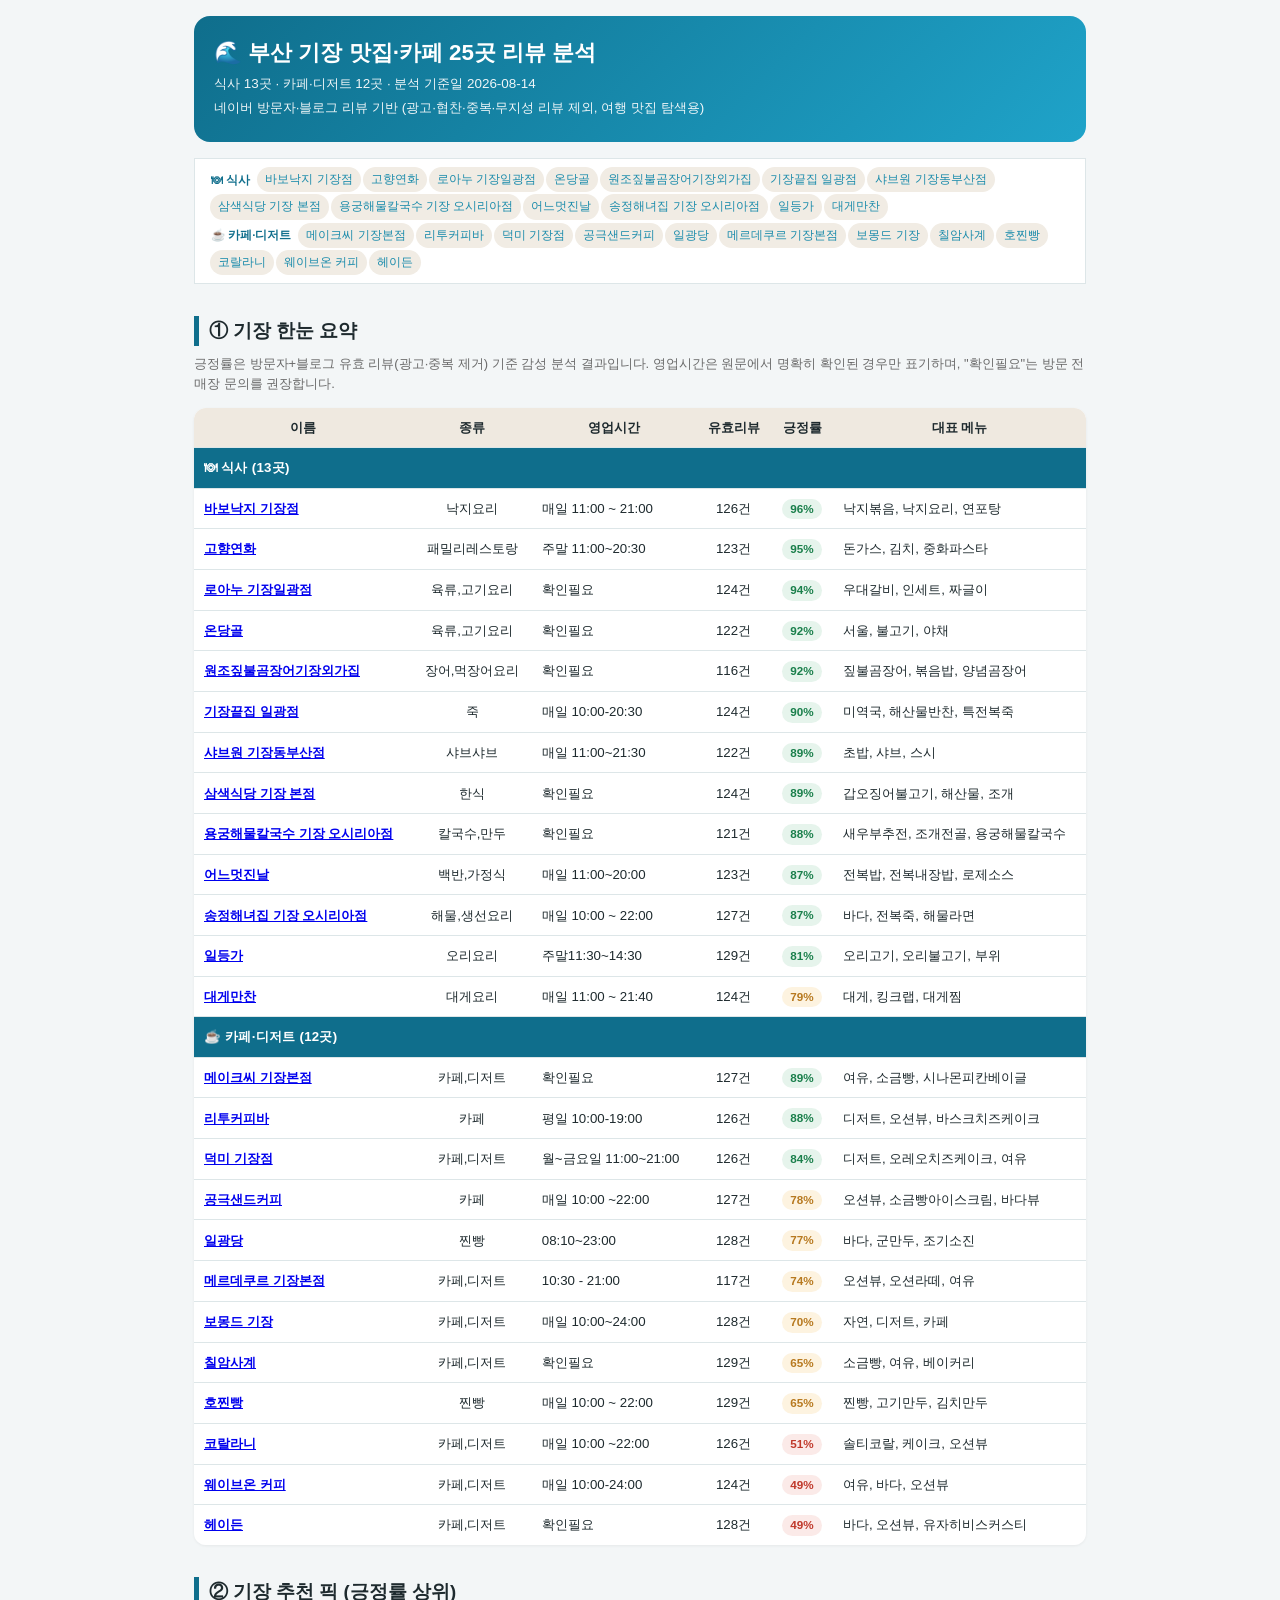
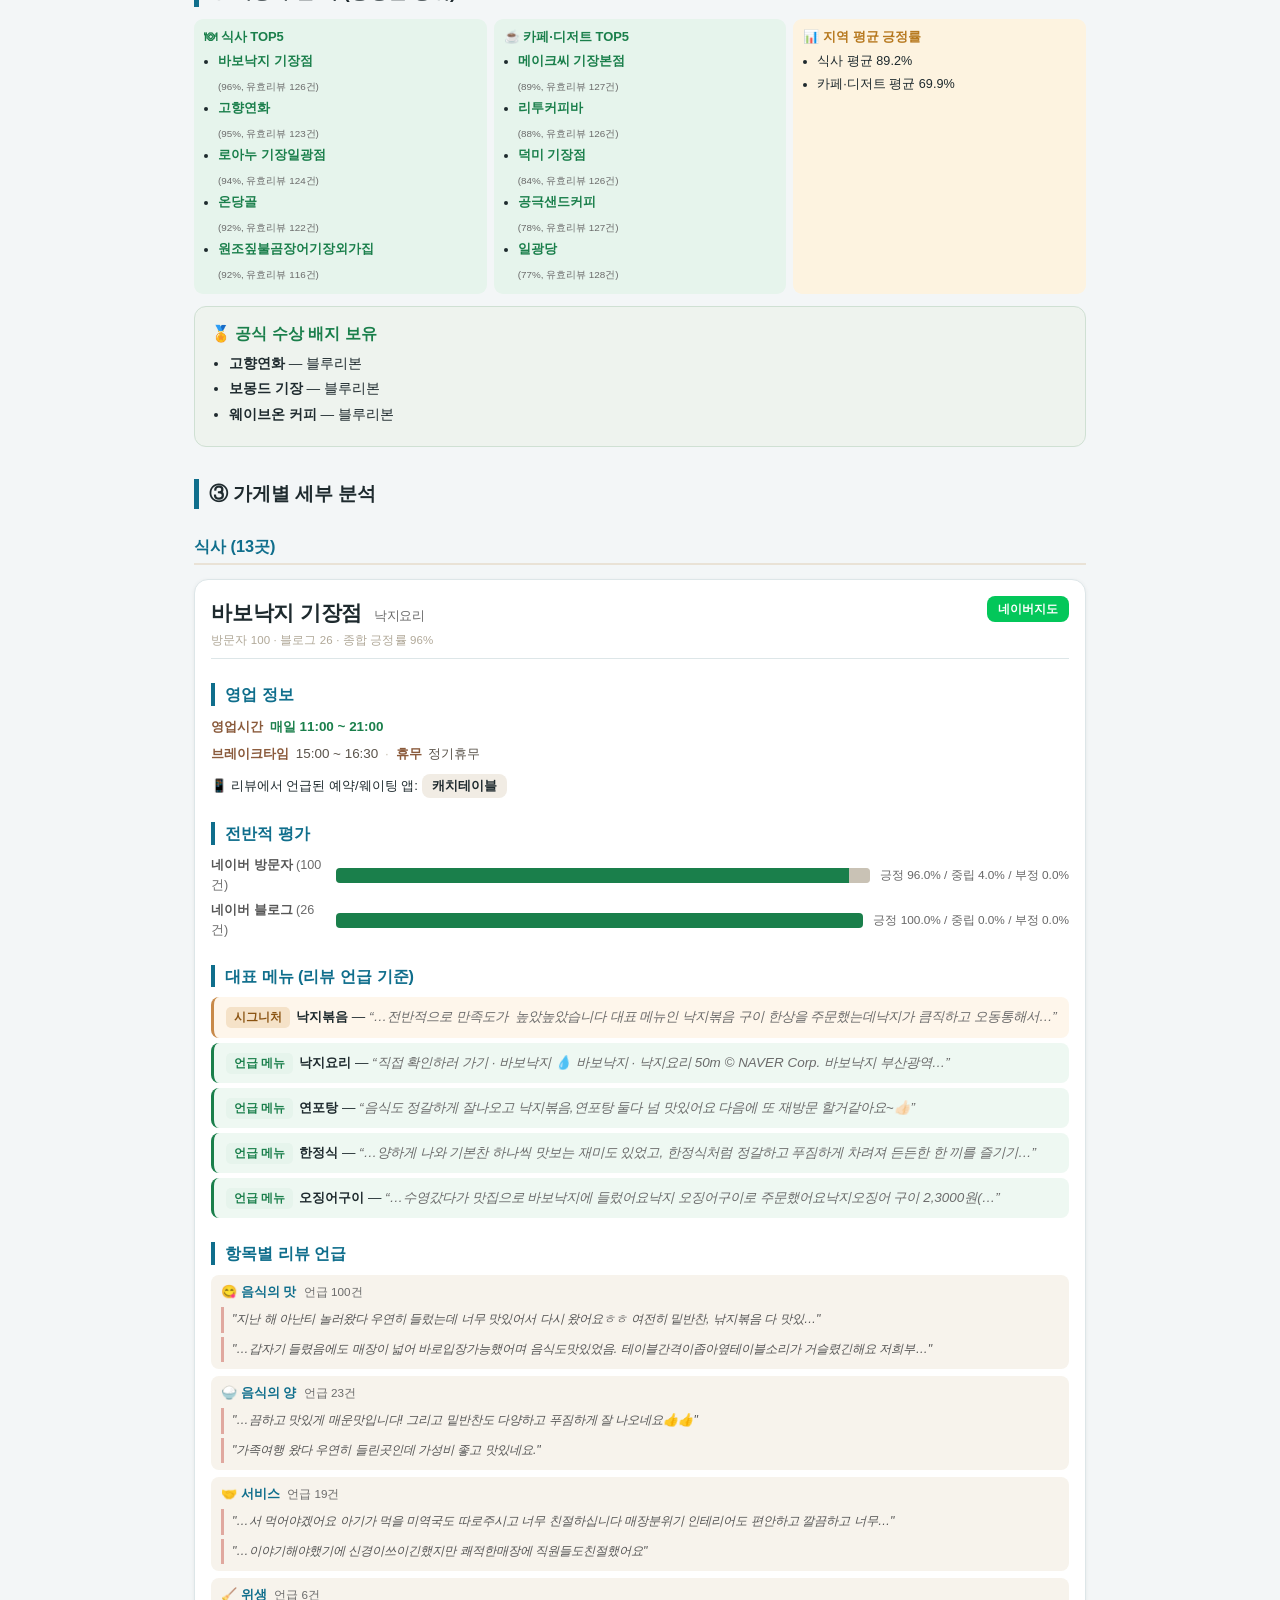
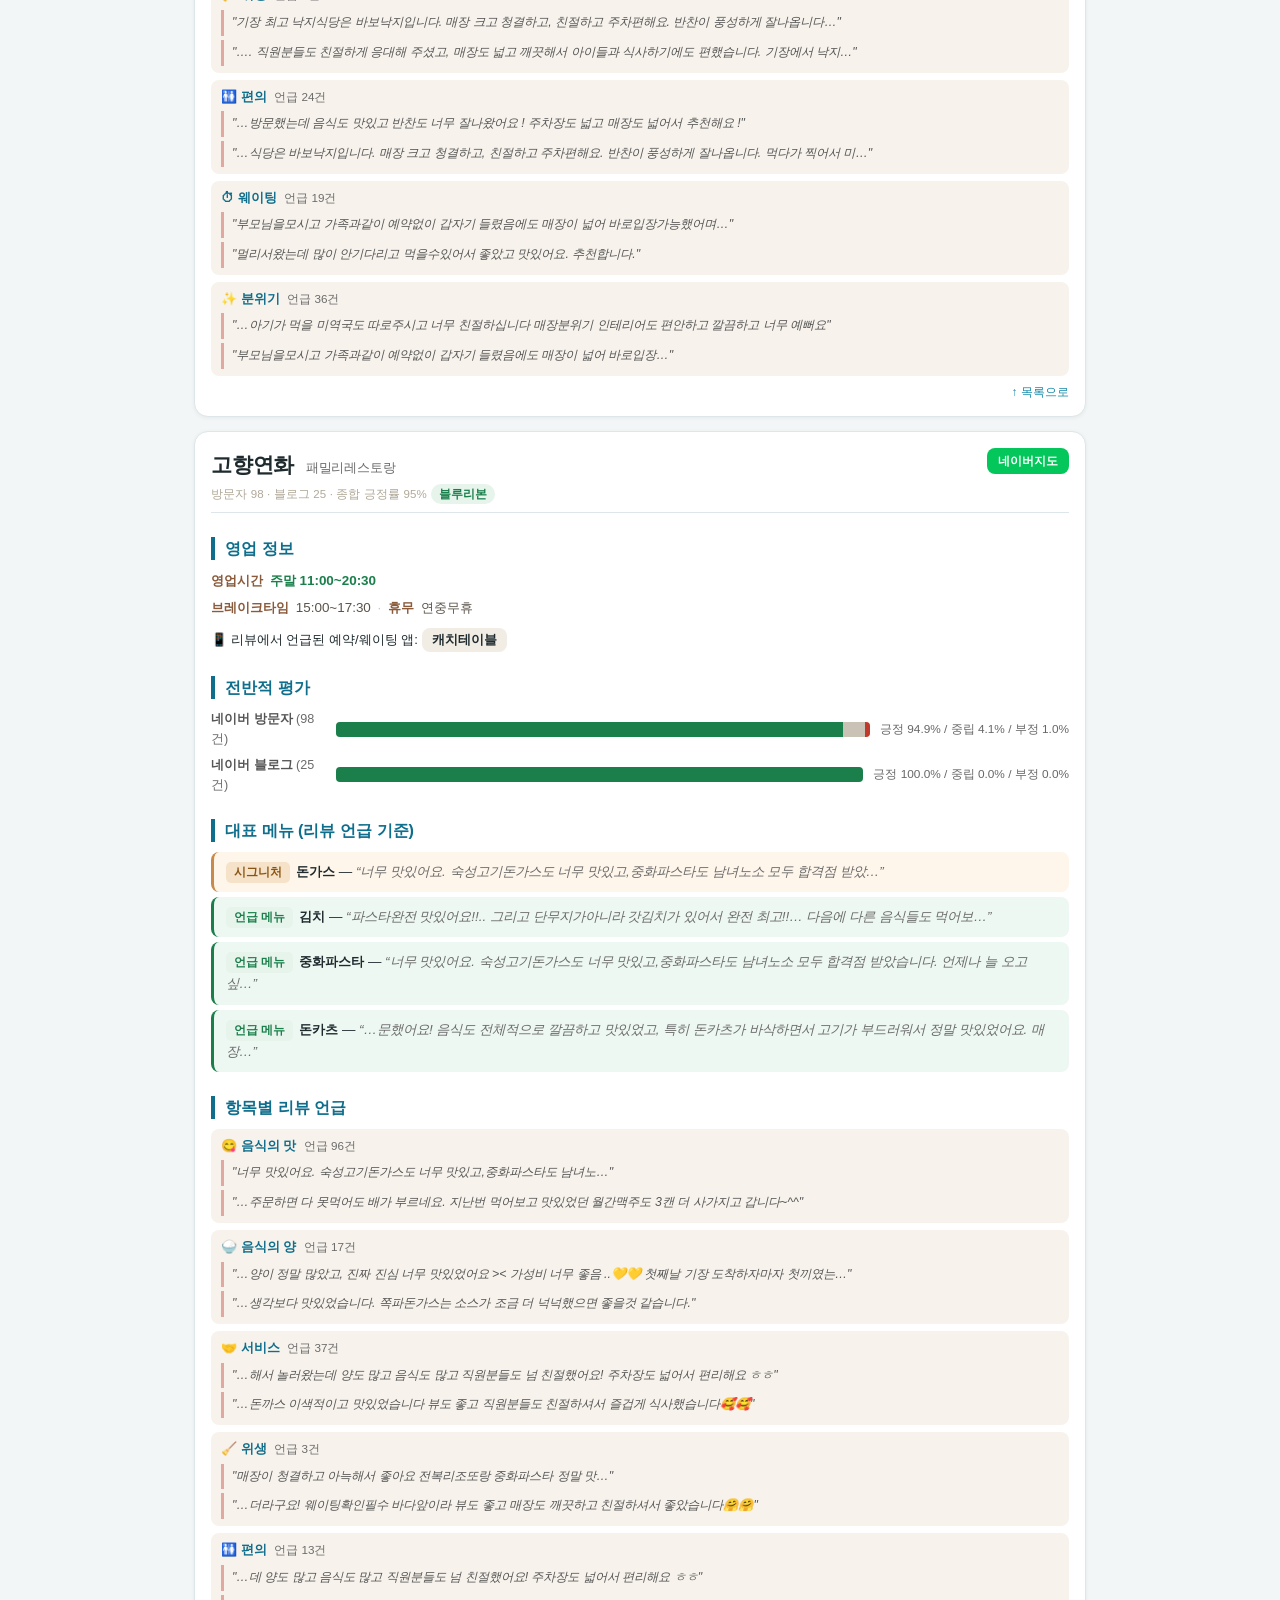
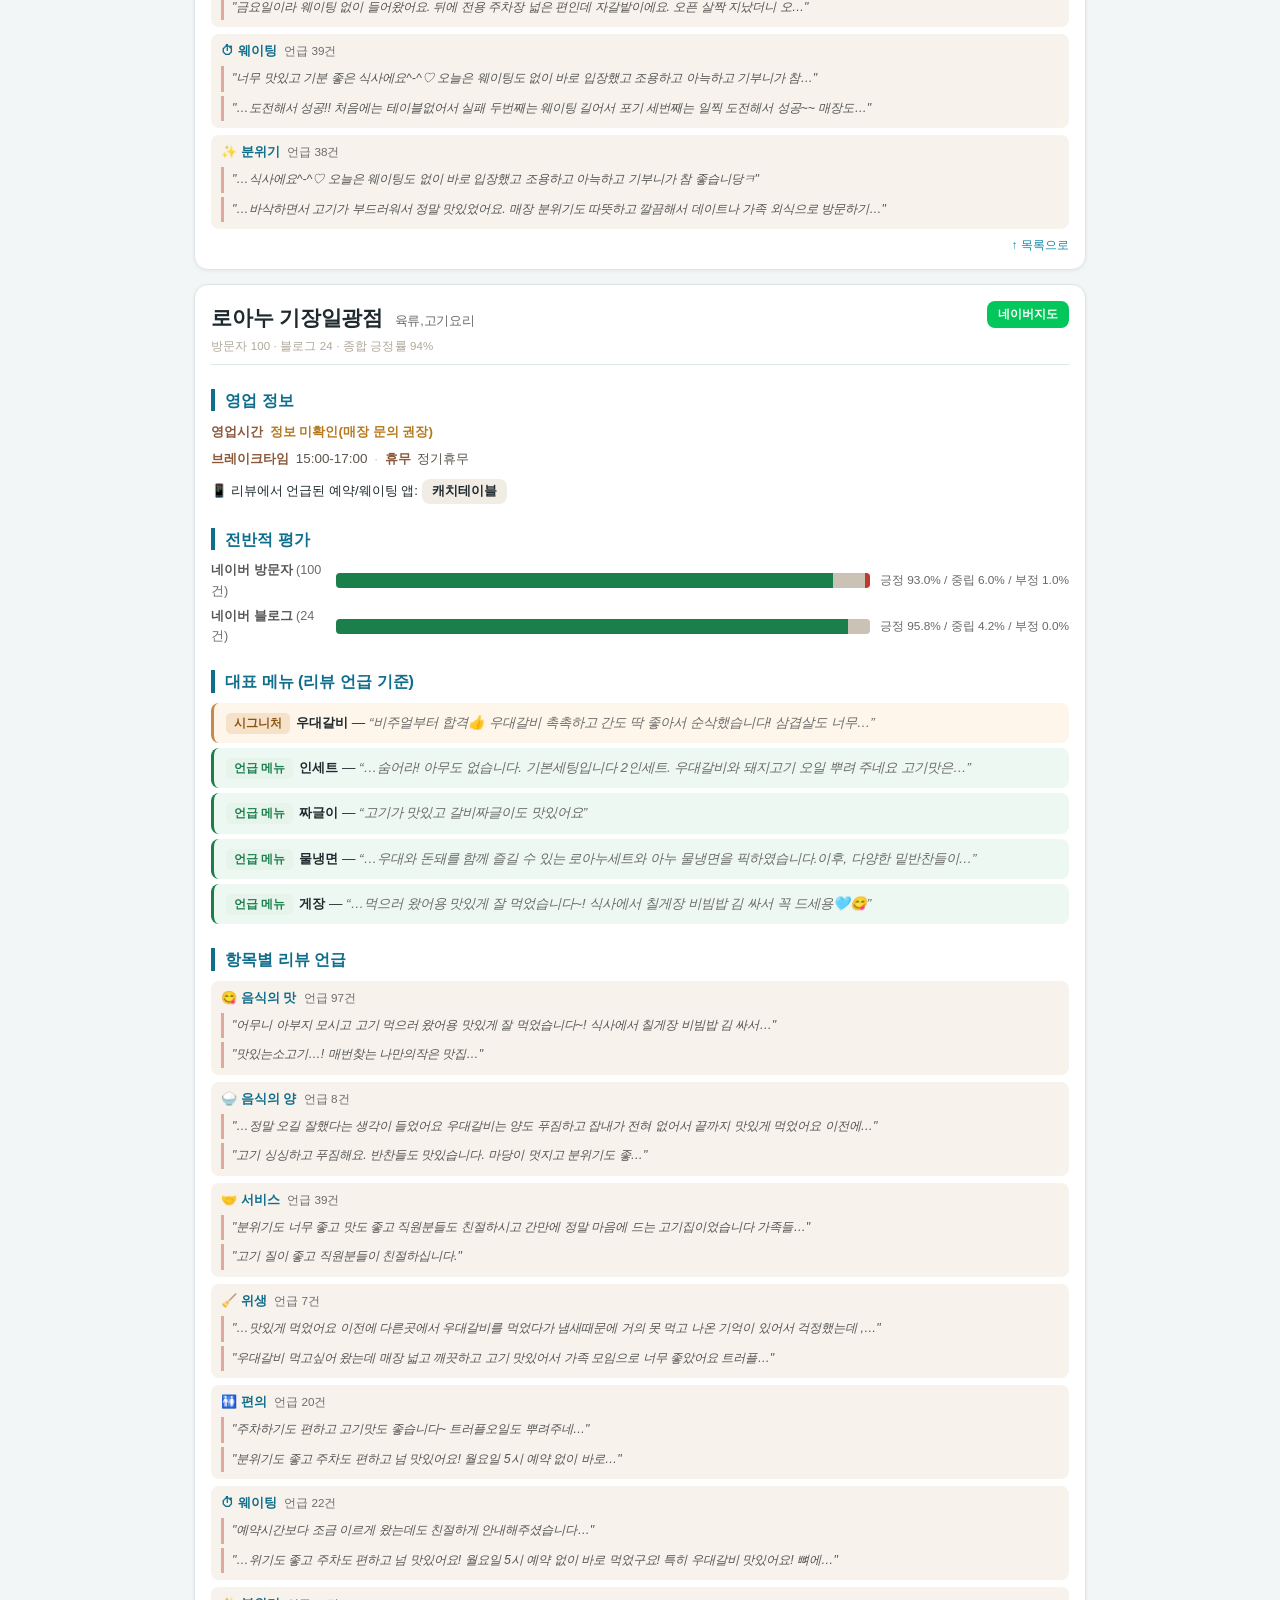
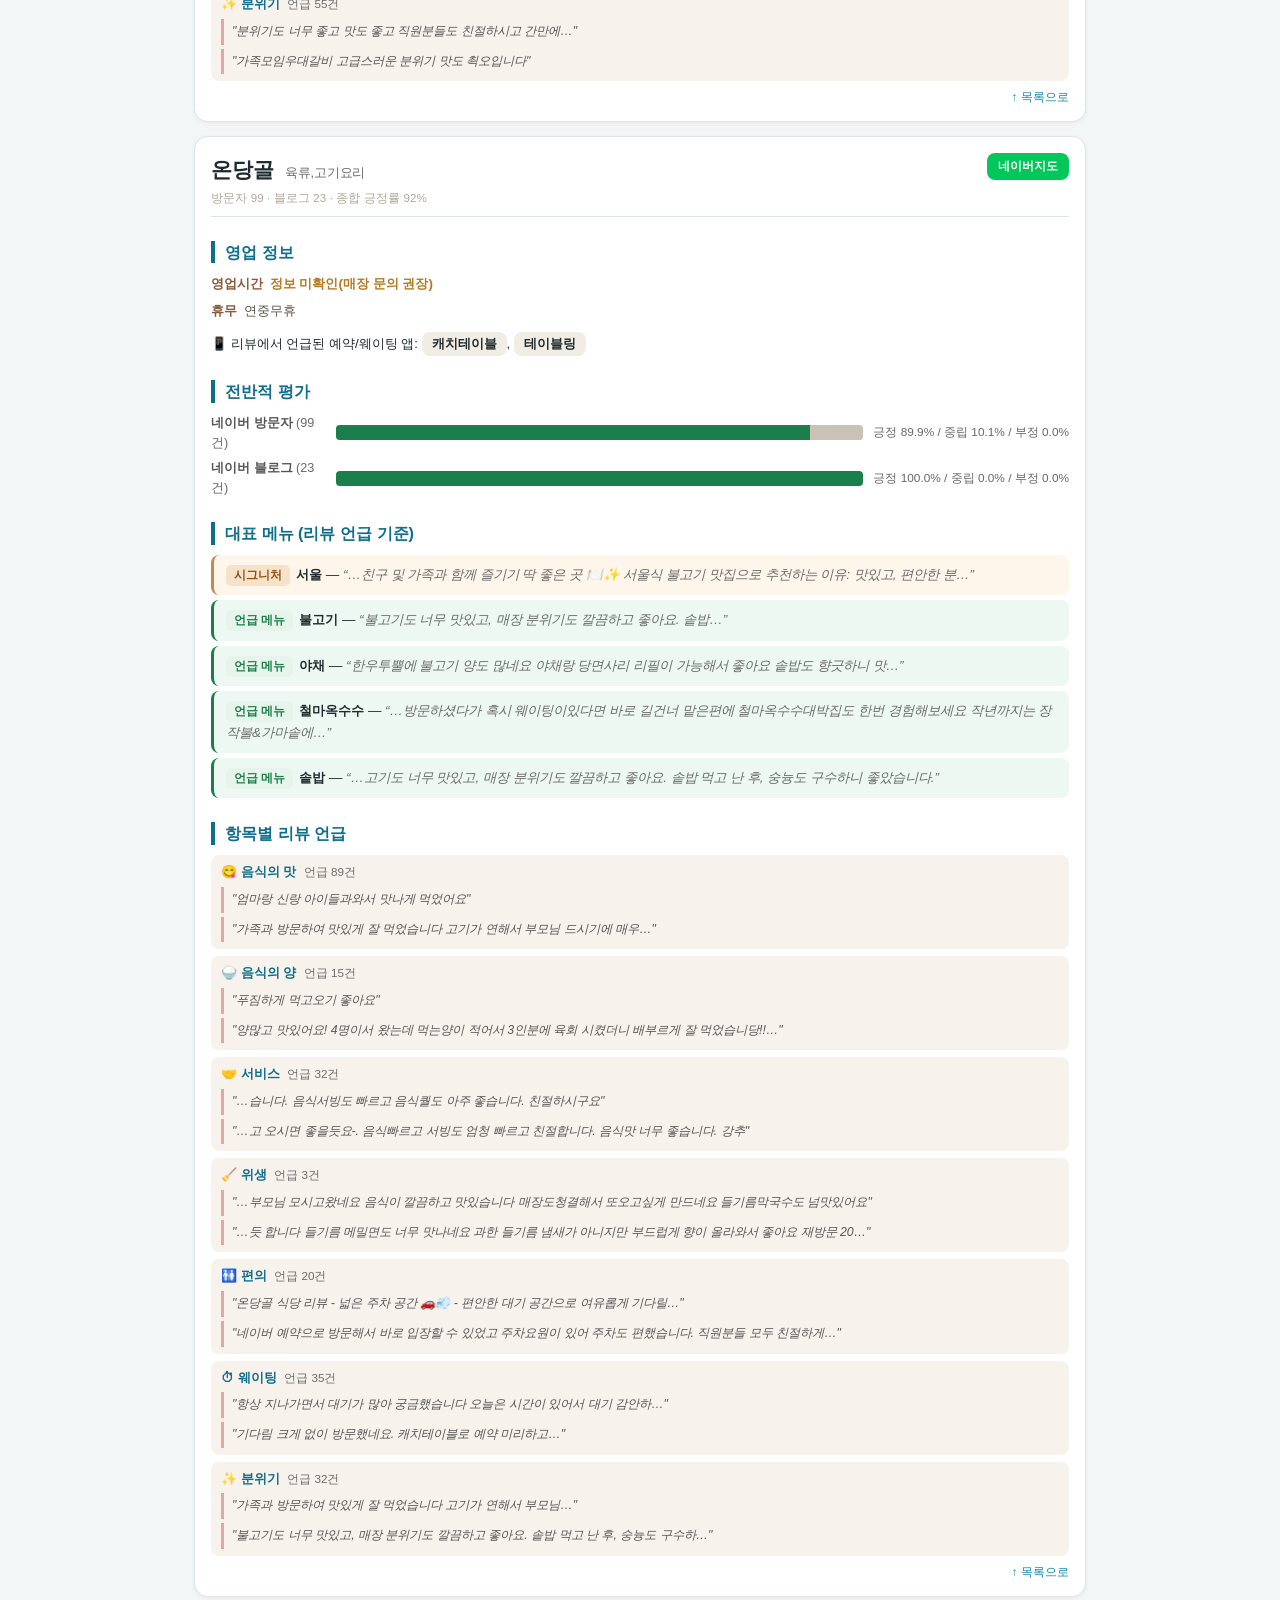
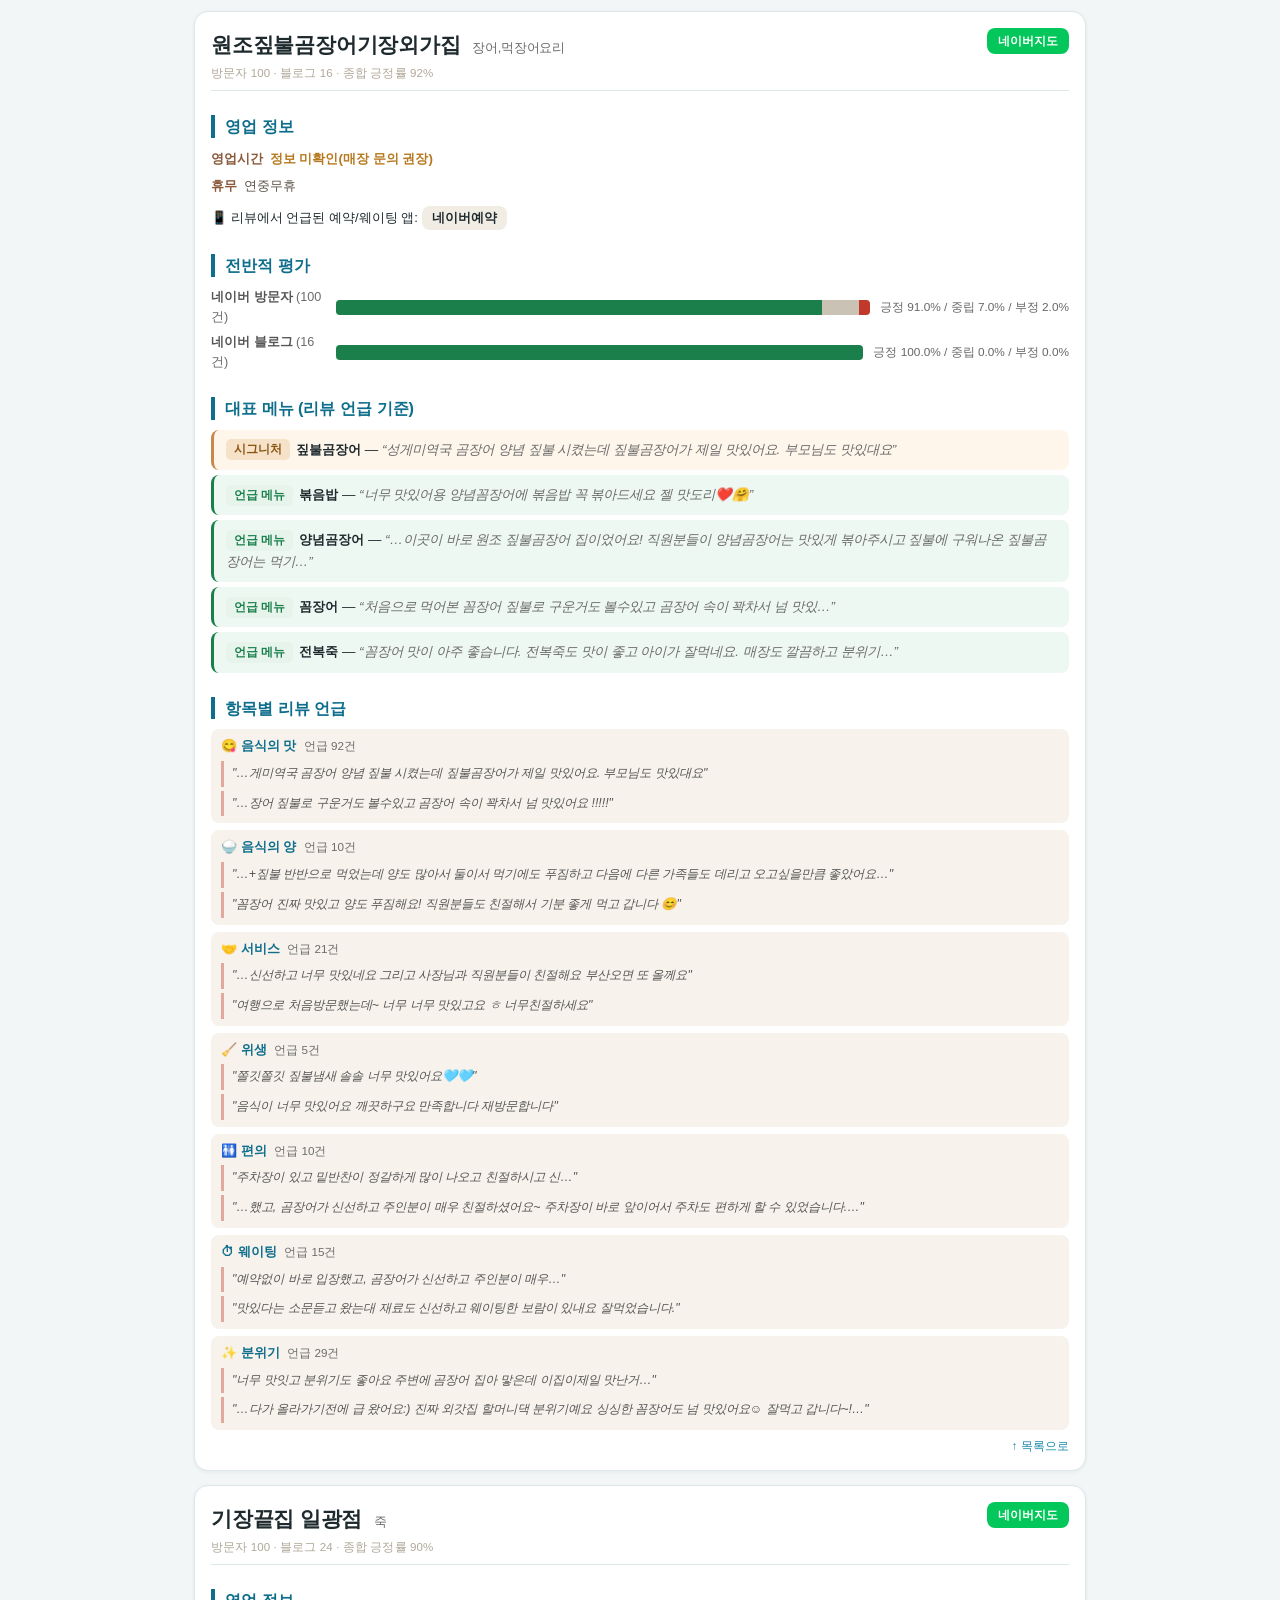
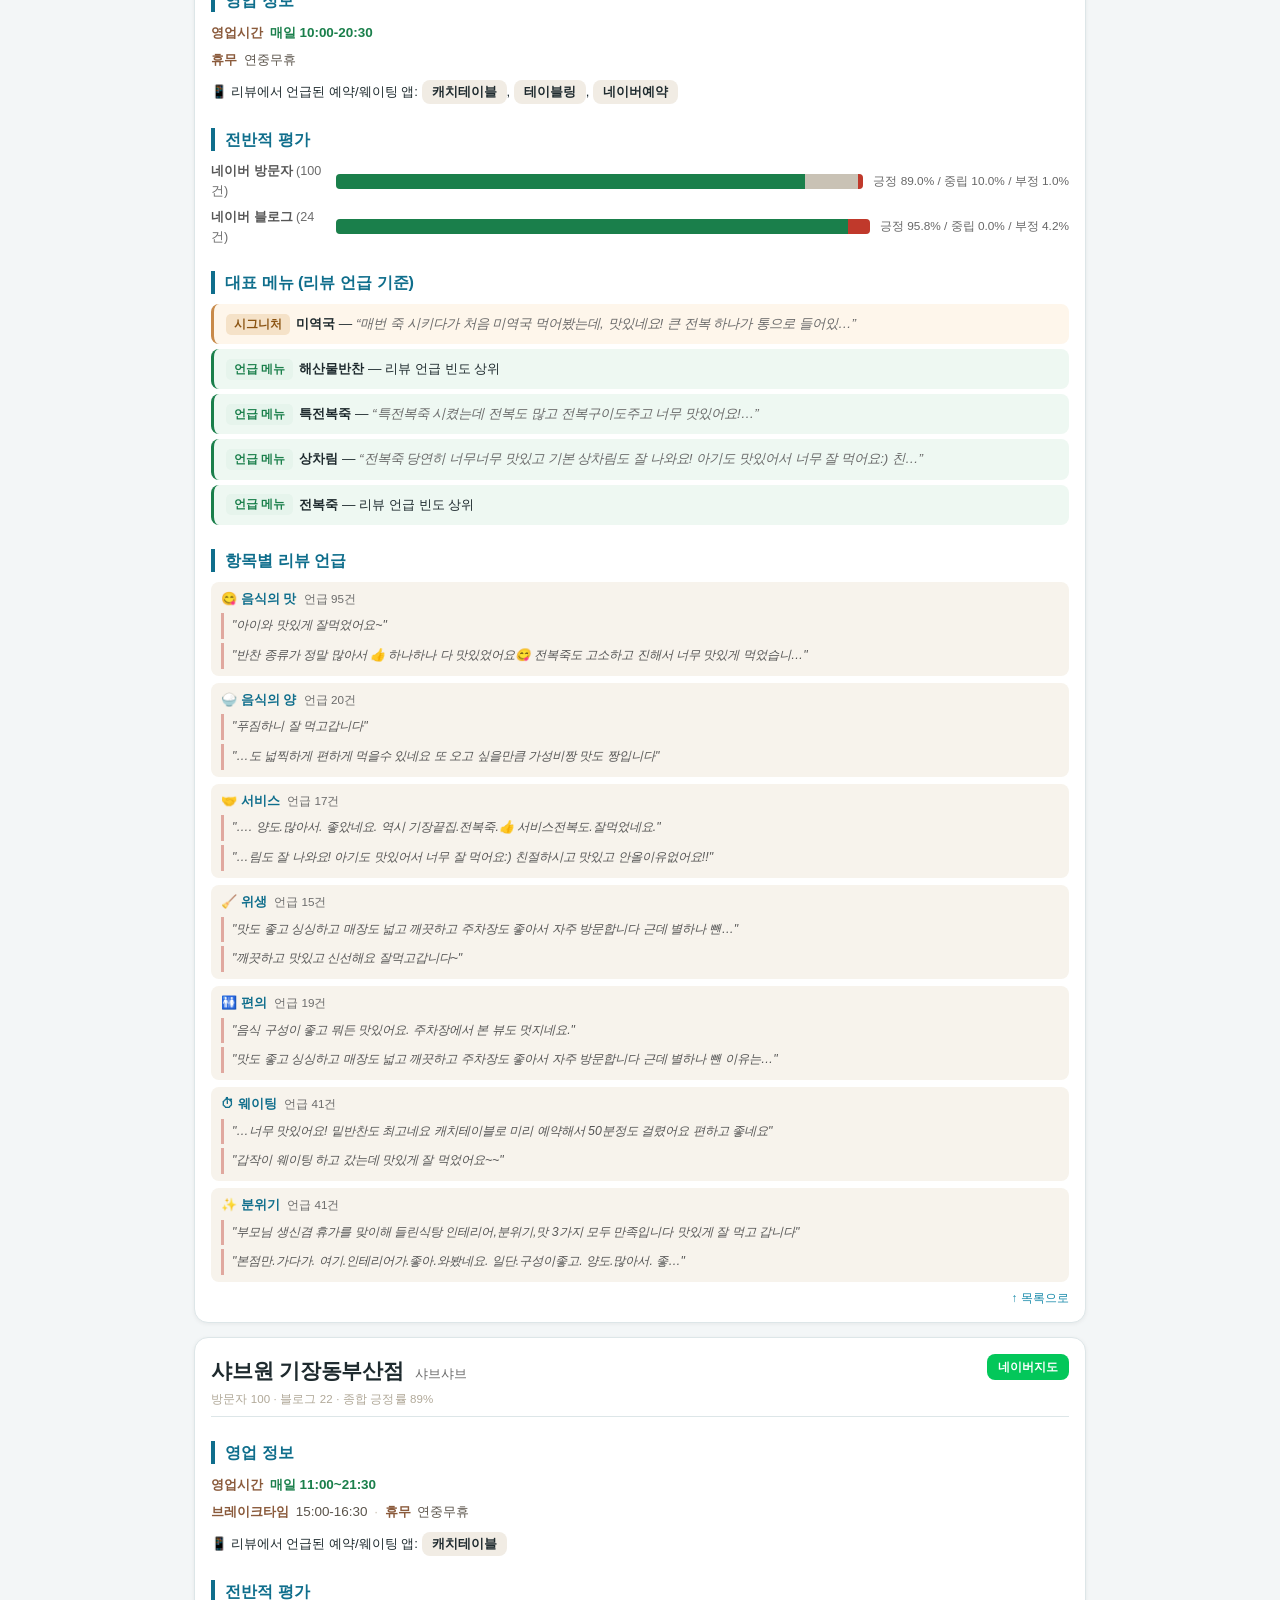
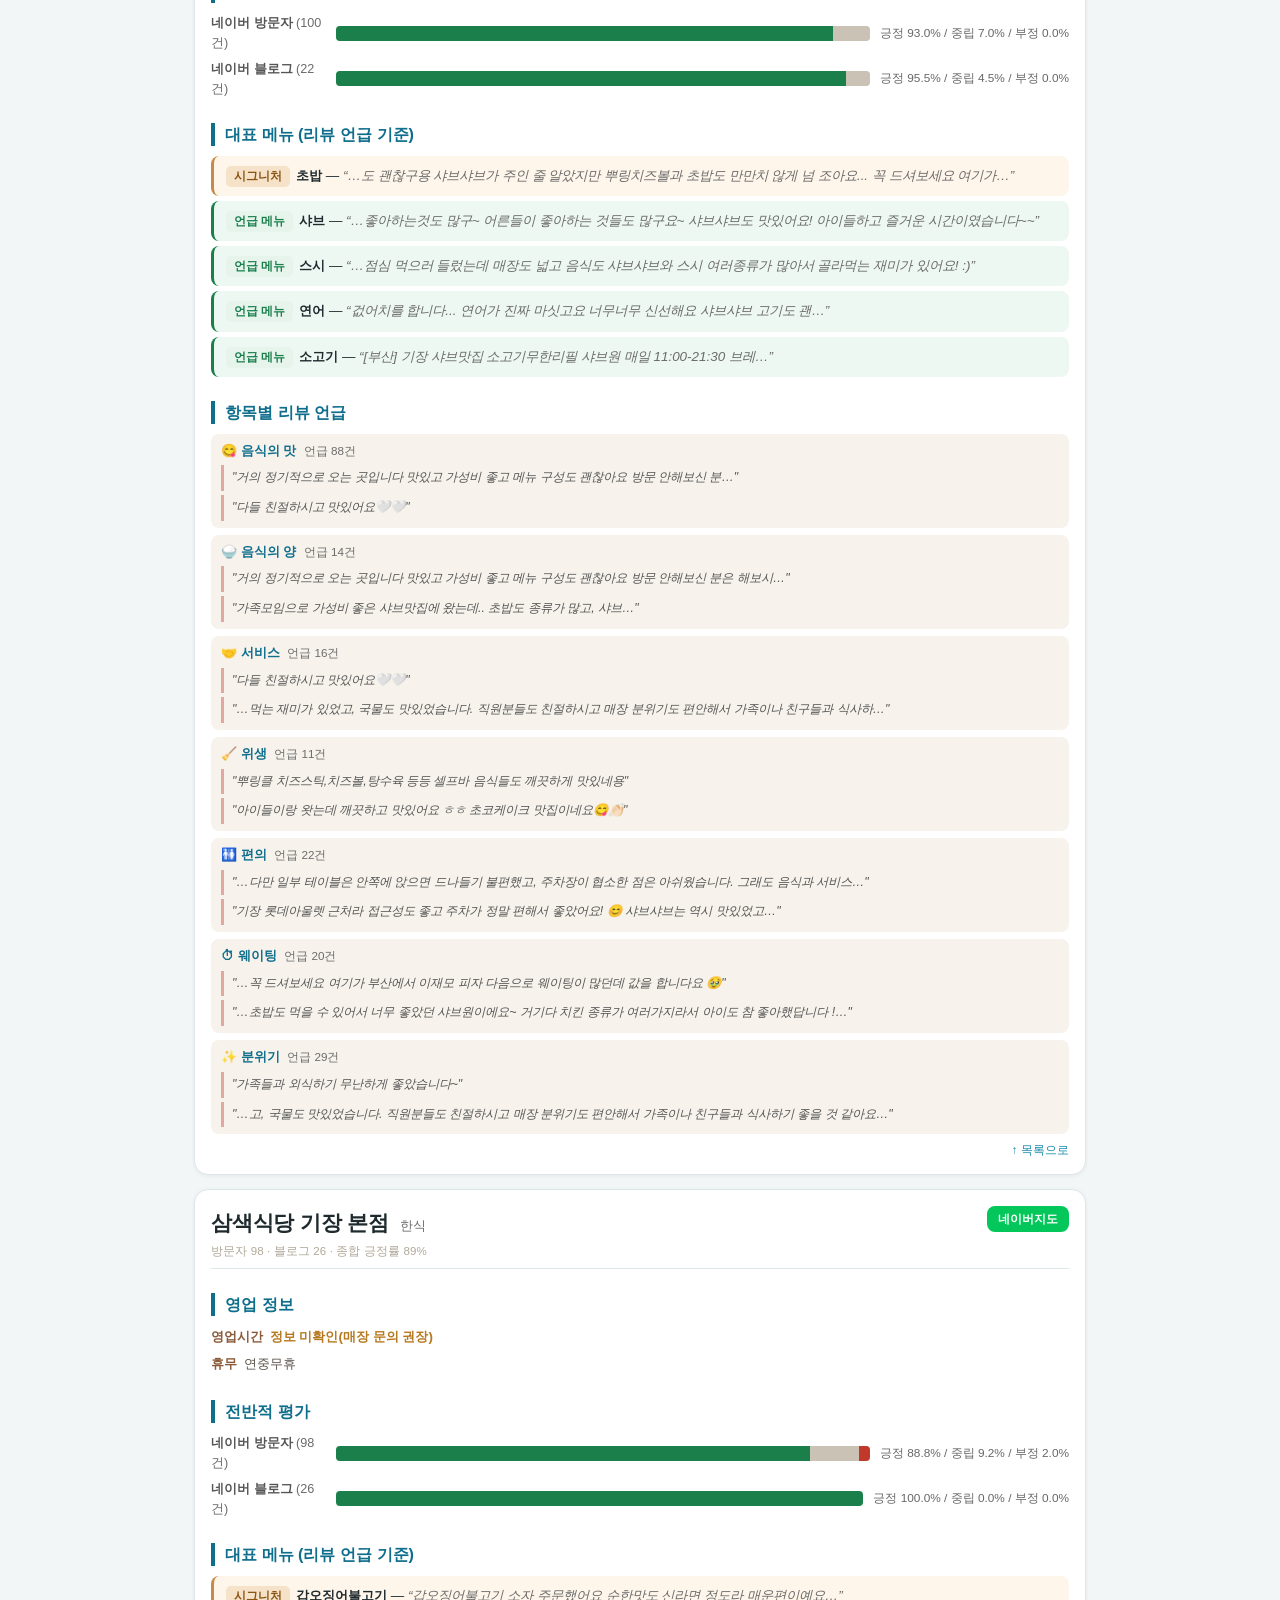
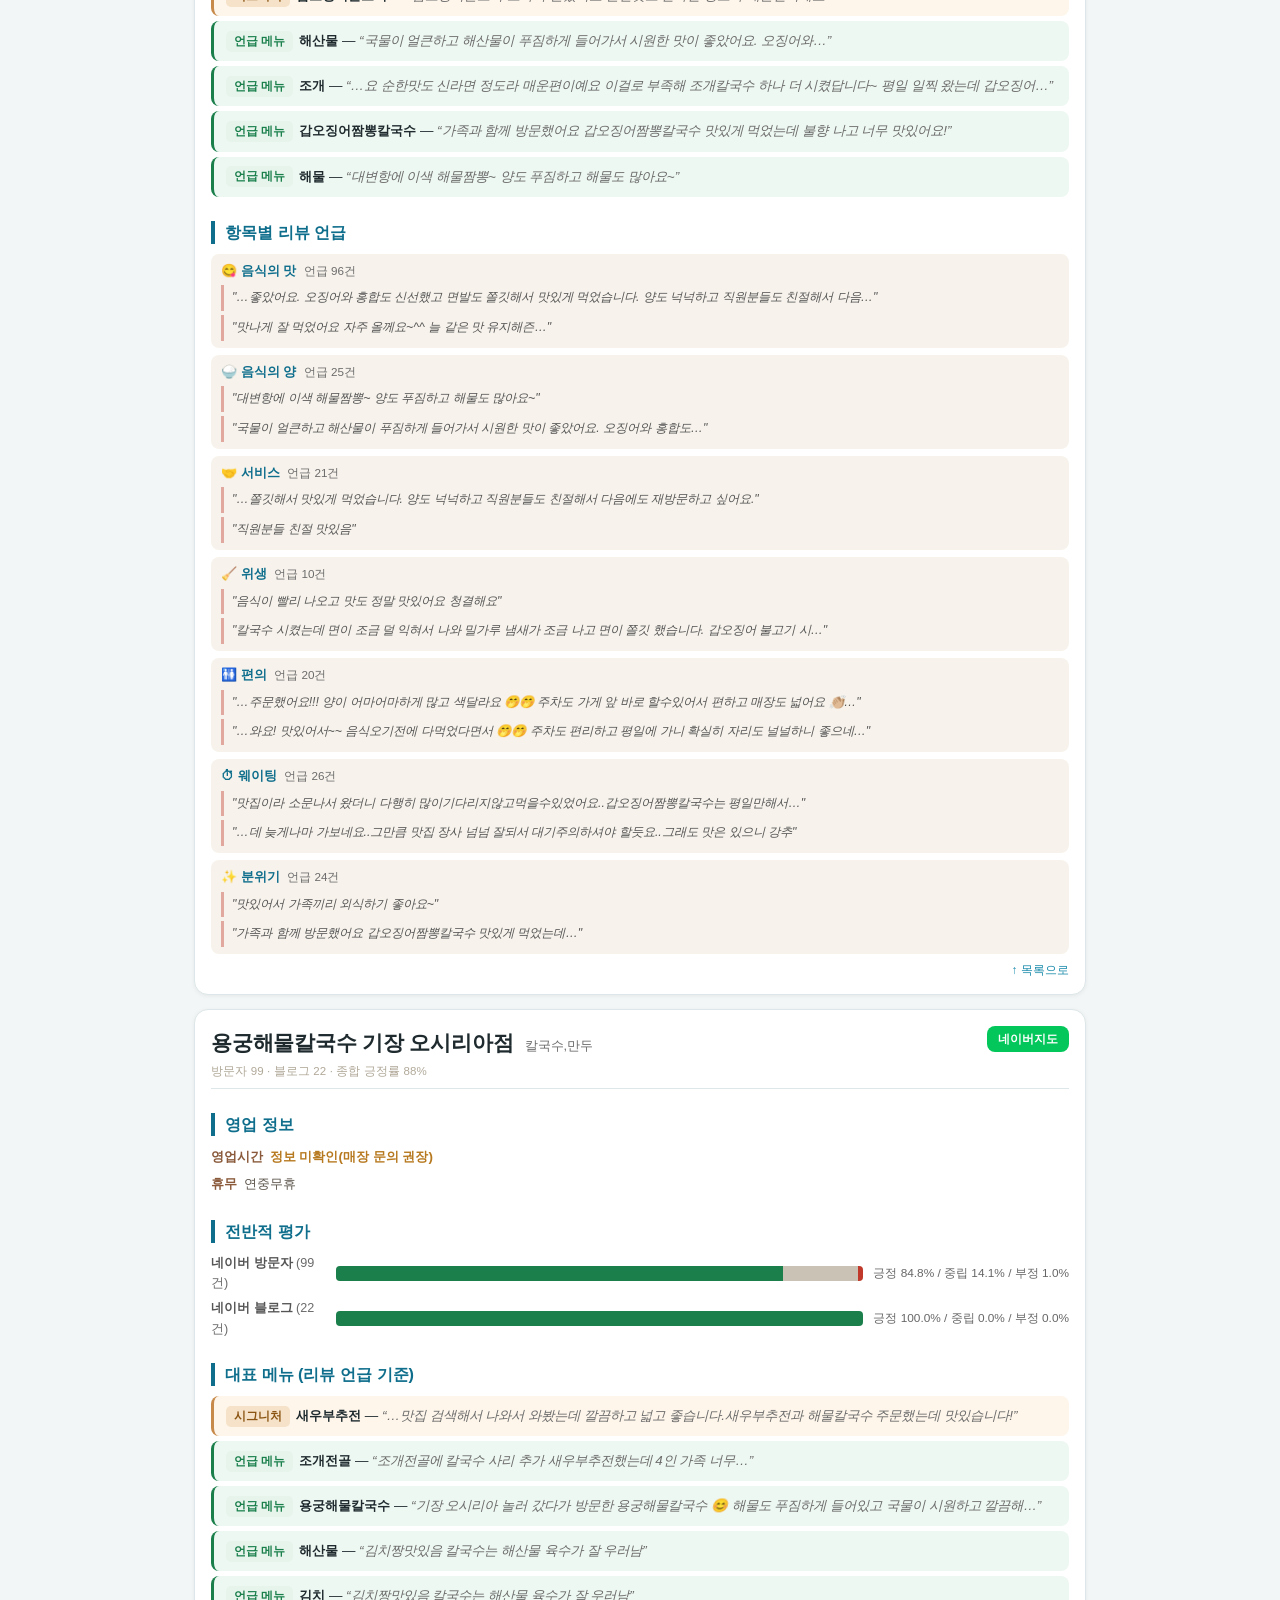
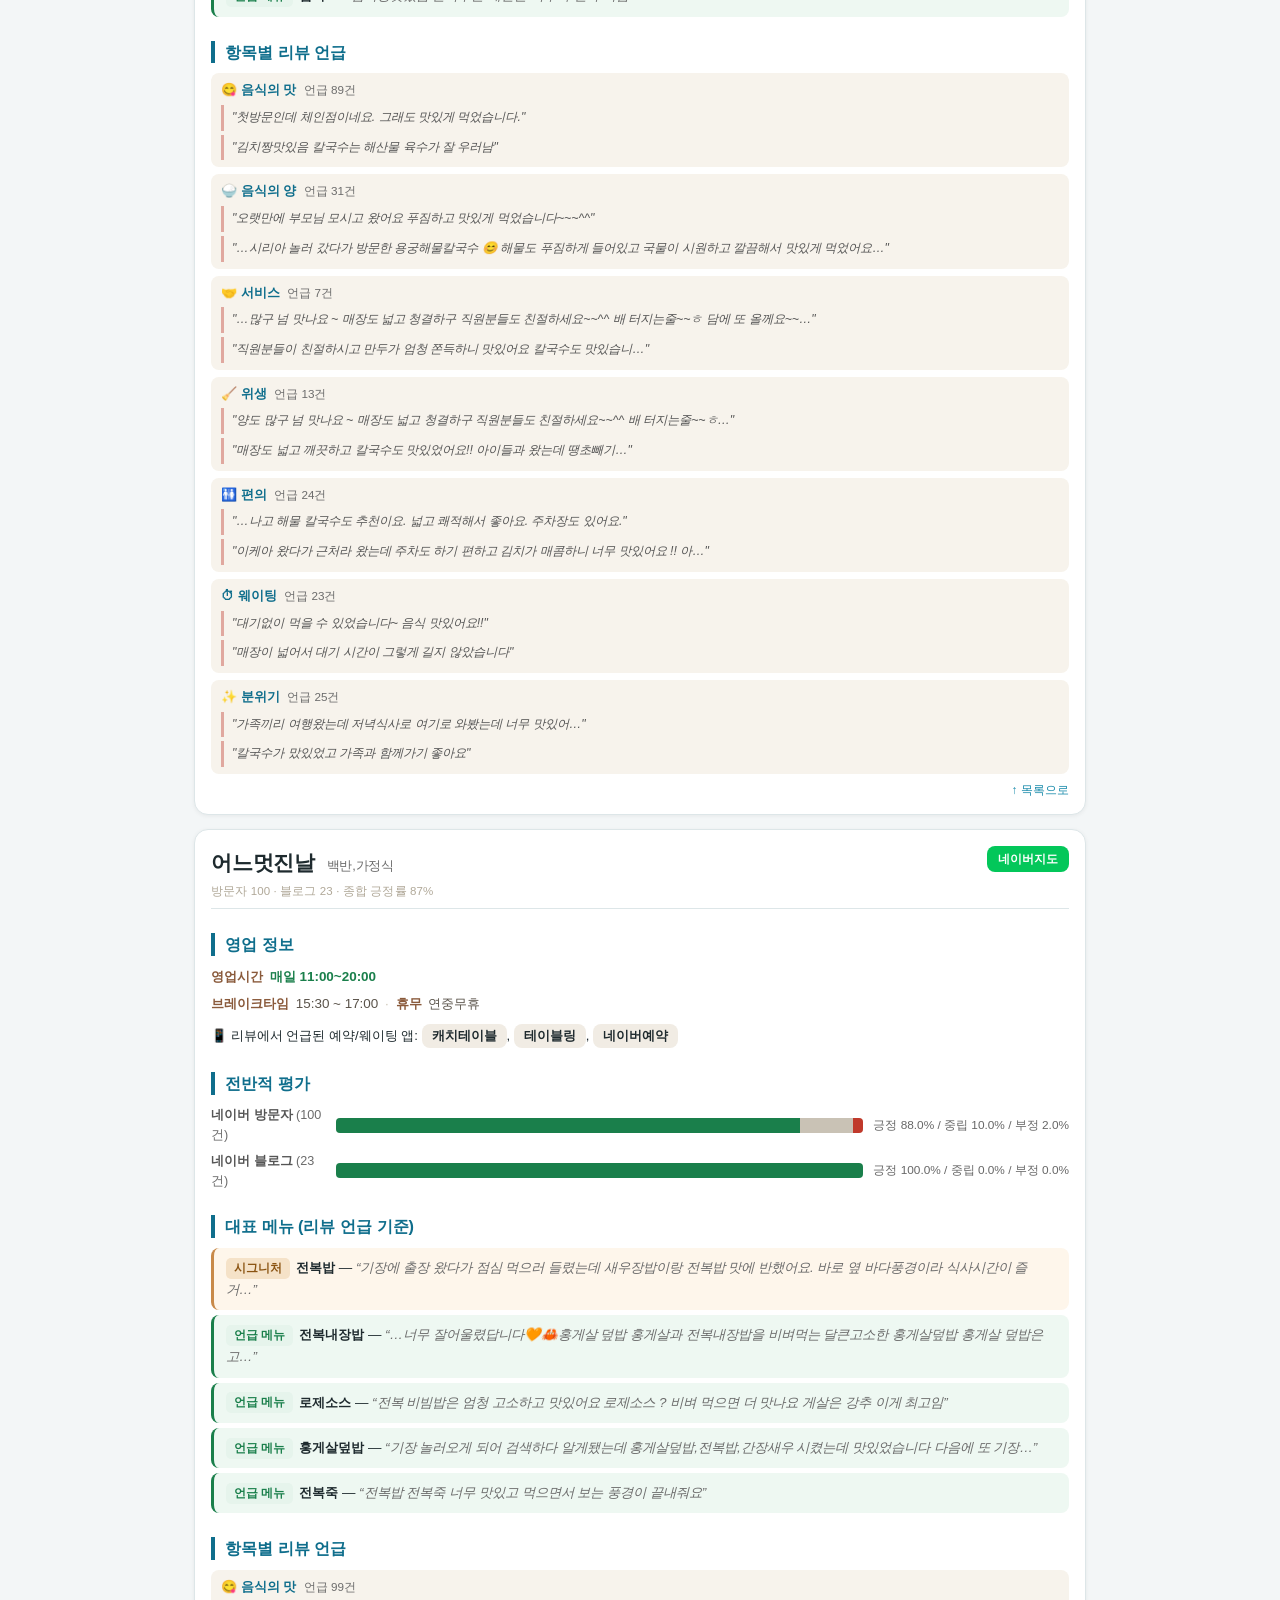
<file: reports/부산_기장_맛집카페_분석리포트.html>
<!DOCTYPE html>
<html lang="ko">
<head>
<meta charset="UTF-8">
<meta name="viewport" content="width=device-width, initial-scale=1.0">
<title>부산 기장 맛집·카페 25곳 리뷰 분석</title>
<style>
      :root {
        --bg: #f3f6f7;
        --card: #fff;
        --ink: #1e2a2e;
        --sub: #6b6b6b;
        --line: #dde6e8;
        --good: #1a7f4b;
        --good-bg: #e6f4ec;
        --bad: #c0392b;
        --bad-bg: #fbeae8;
        --warn: #b7791f;
        --warn-bg: #fdf3e0;
        --neu: #c9c2b5;
        --accent: #0f6e8c;
        --accent2: #1a8bab;
        --naver: #03c75a;
      }
      * {
        box-sizing: border-box;
        -webkit-tap-highlight-color: transparent;
      }
      body {
        margin: 0;
        background: var(--bg);
        color: var(--ink);
        font-family: "Apple SD Gothic Neo", "Malgun Gothic", sans-serif;
        line-height: 1.6;
        font-size: 16px;
        -webkit-text-size-adjust: 100%;
      }
      .wrap {
        max-width: 920px;
        margin: 0 auto;
        padding: 16px 14px 70px;
      }
      header.top {
        background: linear-gradient(135deg, #0f6e8c, #1fa3c9);
        color: #fff;
        border-radius: 16px;
        padding: 22px 20px;
        margin-bottom: 16px;
      }
      header.top h1 {
        margin: 0 0 6px;
        font-size: 1.4rem;
        line-height: 1.3;
      }
      header.top p {
        margin: 2px 0;
        opacity: 0.93;
        font-size: 0.84rem;
      }

      .toc {
        background: var(--card);
        border: 1px solid var(--line);
        border-radius: 12px;
        padding: 12px 14px;
        margin-bottom: 16px;
        font-size: 0.85rem;
      }
      .toc b {
        color: var(--accent);
        display: block;
        margin-bottom: 5px;
      }
      .toc a {
        display: inline-block;
        color: var(--accent2);
        text-decoration: none;
        padding: 4px 9px;
        margin: 2px;
        background: #f1ece4;
        border-radius: 14px;
        font-size: 0.8rem;
      }
      .toc .gmark {
        color: var(--good);
      }
      .toc hr {
        border: none;
        border-top: 1px dashed var(--line);
        margin: 8px 0;
      }

      h2.sec {
        font-size: 1.16rem;
        margin: 32px 0 12px;
        padding-left: 10px;
        border-left: 5px solid var(--accent);
        scroll-margin-top: 10px;
      }
      .note {
        font-size: 0.81rem;
        color: var(--sub);
        margin: -4px 0 13px;
      }

      .tscroll {
        overflow-x: auto;
        -webkit-overflow-scrolling: touch;
        border-radius: 12px;
        box-shadow: 0 1px 3px rgba(0, 0, 0, 0.06);
      }
      table {
        width: 100%;
        border-collapse: collapse;
        background: var(--card);
        font-size: 0.83rem;
        min-width: 540px;
      }
      th,
      td {
        padding: 9px 10px;
        text-align: center;
        border-bottom: 1px solid var(--line);
      }
      th {
        background: #efe9e0;
        font-weight: 700;
        white-space: nowrap;
      }
      td.l {
        text-align: left;
      }
      tr:last-child td {
        border-bottom: none;
      }
      tr.grp td {
        background: var(--accent);
        color: #fff;
        text-align: left;
        font-weight: 800;
        letter-spacing: 0.02em;
      }
      .yes {
        color: var(--good);
        font-weight: 700;
      }
      .no {
        color: var(--bad);
        font-weight: 700;
      }
      .maybe {
        color: var(--warn);
        font-weight: 700;
      }
      .star {
        color: #d89a1e;
        font-weight: 800;
        white-space: nowrap;
      }
      .nrev {
        color: var(--sub);
        font-size: 0.78em;
        font-weight: 500;
      }
      .pill {
        display: inline-block;
        padding: 1px 8px;
        border-radius: 14px;
        font-size: 0.73rem;
        font-weight: 700;
        white-space: nowrap;
      }
      .p-go {
        background: var(--good-bg);
        color: var(--good);
      }
      .p-no {
        background: var(--bad-bg);
        color: var(--bad);
      }
      .p-warn {
        background: var(--warn-bg);
        color: var(--warn);
      }

      .subh {
        margin: 24px 0 6px;
        color: var(--accent);
        font-size: 1.02rem;
        border-bottom: 2px solid #e9e2d6;
        padding-bottom: 4px;
      }
      .detail {
        background: var(--card);
        border: 1px solid var(--line);
        border-radius: 14px;
        padding: 16px 16px 14px;
        margin: 14px 0;
        box-shadow: 0 1px 4px rgba(0, 0, 0, 0.06);
        scroll-margin-top: 10px;
      }
      .tips {
        display: grid;
        grid-template-columns: repeat(3, 1fr);
        gap: 9px;
        margin: 11px 0 4px;
      }
      .tips .t {
        border-radius: 9px;
        padding: 8px 10px;
        font-size: 0.8rem;
      }
      .t-good {
        background: var(--good-bg);
      }
      .t-bad {
        background: var(--bad-bg);
      }
      .t-tip {
        background: var(--warn-bg);
      }
      .t b {
        display: block;
        margin-bottom: 3px;
      }
      .tips ul {
        margin: 0;
        padding-left: 15px;
      }
      .tips li {
        margin: 2px 0;
      }
      .maps {
        display: flex;
        gap: 8px;
        margin-top: 12px;
      }
      .maps a {
        flex: 1;
        text-align: center;
        text-decoration: none;
        font-weight: 700;
        padding: 11px 6px;
        border-radius: 10px;
        font-size: 0.85rem;
        min-height: 44px;
        display: flex;
        align-items: center;
        justify-content: center;
      }
      .m-naver {
        background: var(--naver);
        color: #fff;
      }
      .m-kakao {
        background: var(--kakao);
        color: var(--kakaoink);
      }
      .totop {
        display: block;
        text-align: right;
        font-size: 0.74rem;
        color: var(--accent2);
        text-decoration: none;
        margin-top: 6px;
      }

      .legend {
        font-size: 0.79rem;
        color: var(--sub);
        margin: 10px 0 0;
      }
      .tip {
        background: #eef3ee;
        border: 1px solid #cfe0d3;
        border-radius: 12px;
        padding: 14px 16px;
        margin-top: 12px;
      }
      .tip.mon {
        background: #f2eef6;
        border-color: #ddd0e6;
      }
      .tip h4 {
        margin: 0 0 6px;
        color: var(--good);
        font-size: 1rem;
      }
      .tip.mon h4 {
        color: #7d4ba3;
      }
      ul.tight {
        margin: 6px 0;
        padding-left: 18px;
      }
      ul.tight li {
        margin: 4px 0;
        font-size: 0.85rem;
      }
      .em {
        background: #fff3cf;
        padding: 0 3px;
        border-radius: 3px;
      }
      .foot {
        font-size: 0.75rem;
        color: var(--sub);
        margin-top: 26px;
        border-top: 1px solid var(--line);
        padding-top: 12px;
      }
      @media (max-width: 680px) {
        body {
          font-size: 15px;
        }
        .wrap {
          padding: 12px 10px 60px;
        }
        header.top h1 {
          font-size: 1.2rem;
        }
        .tips {
          grid-template-columns: 1fr;
        }
      }

      /* ===== v5 스타일 ===== */
      /* TOC — sticky & compact */
      .toc {
        position: sticky;
        top: 0;
        z-index: 100;
        background: var(--card);
        border: 1px solid var(--line);
        border-radius: 0;
        padding: 6px 14px;
        margin-bottom: 12px;
        font-size: 0.82rem;
      }
      .toc b {
        color: var(--accent);
        display: inline;
        margin-right: 4px;
      }
      .toc a {
        padding: 3px 8px;
        margin: 1px;
        font-size: 0.75rem;
      }
      .toc hr {
        border: none;
        border-top: 1px dashed var(--line);
        margin: 4px 0;
      }

      /* 레스토랑 카드 */
      .rest-sec {
        background: var(--card);
        border: 1px solid var(--line);
        border-radius: 14px;
        padding: 16px 16px 14px;
        margin: 14px 0;
        box-shadow: 0 1px 4px rgba(0, 0, 0, 0.06);
        scroll-margin-top: 60px;
      }

      /* 헤더 — 식당명 + 리뷰 건수 (좌) / 지도 버튼 (우) */
      .rest-hd {
        display: flex;
        justify-content: space-between;
        align-items: flex-start;
        flex-wrap: wrap;
        gap: 8px 10px;
        border-bottom: 1px solid var(--line);
        padding-bottom: 8px;
        margin-bottom: 12px;
      }
      .rest-hd-l {
        display: flex;
        flex-direction: column;
        gap: 2px;
        min-width: 0;
      }
      .hd-maps {
        display: flex;
        gap: 6px;
        flex-shrink: 0;
        margin-left: auto;
      }
      .hd-maps a {
        text-decoration: none;
        font-weight: 700;
        font-size: 0.74rem;
        padding: 6px 11px;
        border-radius: 8px;
        white-space: nowrap;
        line-height: 1.2;
        display: inline-flex;
        align-items: center;
      }
      .rest-name {
        margin: 0;
        font-size: 1.32rem;
        font-weight: 800;
        letter-spacing: -0.01em;
      }
      .rest-cat {
        font-size: 0.8rem;
        color: var(--sub);
        font-weight: 500;
        margin-left: 6px;
      }
      .rest-sub {
        font-size: 0.8rem;
        color: var(--sub);
        font-weight: 400;
      }
      .rev-cnt {
        font-size: 0.72rem;
        color: #b0a898;
        white-space: nowrap;
        letter-spacing: 0.01em;
      }

      /* 영업정보 — 텍스트 배치 (영업시간 줄 / 기타 줄 분리) */
      .biz-info {
        font-size: 0.84rem;
        margin: 4px 0 2px;
        color: #3a352e;
      }
      .bi-hours {
        line-height: 1.7;
        margin-bottom: 3px;
      }
      .bi-hours .bi-day {
        font-weight: 600;
      }
      .bi-etc {
        line-height: 1.8;
        color: #5a534a;
      }
      .biz-info .bi-lab {
        color: #8a5a3b;
        font-weight: 700;
        margin-right: 3px;
      }
      .biz-info .bi-warn {
        color: var(--bad);
      }
      .biz-info .bi-sep {
        color: #cdc6b8;
        margin: 0 3px;
      }

      /* 섹션 소제목 — 크기·간격 확대 */
      .rs-title {
        font-size: 1.02rem;
        font-weight: 700;
        color: var(--accent);
        border-left: 4px solid var(--accent);
        padding-left: 10px;
        margin: 24px 0 10px;
        line-height: 1.4;
      }
      .rs-sec {
        margin-bottom: 3px;
      }
      .rs-sec:first-of-type .rs-title {
        margin-top: 6px;
      }

      /* 감성 바 */
      .sent-bar-wrap {
        display: flex;
        align-items: center;
        gap: 10px;
        margin: 5px 0;
        flex-wrap: wrap;
      }
      .sent-label {
        width: 115px;
        flex-shrink: 0;
        font-weight: 600;
        color: #555;
        font-size: 0.79rem;
      }
      .n-cnt {
        font-weight: 400;
        color: var(--sub);
      }
      .warn-tag {
        color: var(--warn);
        font-size: 0.72rem;
      }
      .bar-track {
        flex: 1;
        min-width: 80px;
        background: #e9e4dd;
        border-radius: 4px;
        height: 15px;
        overflow: hidden;
        display: flex;
      }
      .bar-pos {
        background: var(--good);
        height: 100%;
      }
      .bar-neg {
        background: var(--bad);
        height: 100%;
      }
      .bar-neu {
        background: #c9c2b5;
        height: 100%;
      }
      .sent-nums {
        font-size: 0.74rem;
        color: #666;
        white-space: nowrap;
      }

      /* 영업정보 그리드 */
      .info-grid2 {
        display: grid;
        grid-template-columns: repeat(auto-fill, minmax(210px, 1fr));
        gap: 5px;
        font-size: 0.82rem;
        margin: 4px 0;
      }
      .ig-row {
        background: #f7f3ec;
        border-radius: 6px;
        padding: 6px 10px;
      }
      .ig-lab {
        font-weight: 700;
        color: #666;
        font-size: 0.72rem;
        display: block;
        margin-bottom: 1px;
      }
      .ig-val {
        line-height: 1.5;
      }
      .ig-warn {
        color: var(--bad);
        font-weight: 700;
      }

      /* 메뉴 */
      .menu-recs {
        display: grid;
        grid-template-columns: repeat(auto-fill, minmax(165px, 1fr));
        gap: 5px;
        margin: 4px 0;
      }
      .mrec {
        background: #f7f3ec;
        border-radius: 6px;
        padding: 6px 10px;
        font-size: 0.81rem;
      }
      .mr-name {
        font-weight: 700;
        display: block;
      }
      .mr-price {
        color: var(--accent2);
        font-size: 0.77rem;
        display: block;
      }
      .mr-desc {
        color: var(--sub);
        font-size: 0.73rem;
        display: block;
        margin-top: 1px;
      }

      /* 메뉴 — 정성 분석 (메뉴별 줄바꿈) */
      .menu-q {
        margin: 4px 0 2px;
      }
      .menu-q p {
        margin: 9px 0 4px;
        font-size: 0.84rem;
        line-height: 1.6;
      }
      .mq-tag {
        display: inline-block;
        font-size: 0.72rem;
        font-weight: 800;
        border-radius: 5px;
        padding: 1px 8px;
        margin-right: 6px;
        white-space: nowrap;
        vertical-align: middle;
      }
      .mq-sig {
        background: #f5e2c8;
        color: #8a5311;
      }
      .mq-rec {
        background: var(--good-bg);
        color: var(--good);
      }
      .mq-combo {
        background: #e6eef6;
        color: #2f5d8a;
      }
      .mq-surp {
        background: #efe6f6;
        color: #7d4ba3;
      }
      .mq-miss {
        background: var(--bad-bg);
        color: var(--bad);
      }
      .menu-q q {
        color: #6b6b6b;
        font-style: italic;
      }
      .mq-price {
        color: var(--accent2);
        font-weight: 600;
        font-size: 0.79rem;
      }
      /* 메뉴별 한 줄 리스트 */
      .mq-list {
        list-style: none;
        margin: 3px 0 6px;
        padding: 0;
      }
      .mq-list li {
        font-size: 0.84rem;
        line-height: 1.55;
        margin: 3px 0;
        padding-left: 14px;
        position: relative;
      }
      .mq-list li::before {
        content: "•";
        position: absolute;
        left: 2px;
        color: var(--accent2);
      }
      .mq-list .mq-name {
        font-weight: 700;
      }

      /* 주문팁 */
      .otips {
        margin: 4px 0;
        padding-left: 16px;
        font-size: 0.82rem;
      }
      .otips li {
        margin: 3px 0;
      }

      /* 트렌드 */
      .trend-p {
        font-size: 0.82rem;
        color: #555;
        margin: 4px 0;
        line-height: 1.7;
      }

      /* 예약·대기 */
      .resv-p {
        font-size: 0.82rem;
        margin: 4px 0;
      }
      .waiting-tag {
        display: inline-block;
        background: #f1ece4;
        border-radius: 8px;
        padding: 2px 10px;
        font-size: 0.79rem;
        font-weight: 700;
        margin-top: 4px;
      }

      /* 부정 이슈 */
      .neg-box {
        margin: 4px 0;
      }
      .neg-pattern {
        margin: 7px 0;
        padding: 7px 10px;
        background: var(--bad-bg);
        border-radius: 8px;
      }
      .neg-ph {
        font-size: 0.81rem;
        font-weight: 700;
        color: #7a241b;
        margin-bottom: 3px;
      }
      .neg-cnt {
        color: var(--bad);
      }
      .neg-dr {
        color: var(--sub);
        font-size: 0.73rem;
        font-weight: 400;
        margin-left: 4px;
      }
      .neg-q {
        border-left: 3px solid #e0a89f;
        padding: 3px 0 3px 8px;
        margin: 4px 0 0;
        font-size: 0.77rem;
        color: #555;
        font-style: italic;
      }
      .neg-qd {
        color: var(--sub);
        font-size: 0.72rem;
        font-style: normal;
      }
      .no-neg,
      .no-data {
        font-size: 0.8rem;
        color: var(--sub);
        margin: 4px 0;
      }
      .neg-an {
        font-size: 0.79rem;
        color: #5a4b46;
        margin: 2px 0 3px;
        line-height: 1.55;
      }
      .neg-trend {
        font-size: 0.79rem;
        border-radius: 8px;
        padding: 7px 10px;
        margin: 7px 0;
        line-height: 1.55;
      }
      .neg-trend.up {
        background: #fbeae8;
        color: #7a241b;
      }
      .neg-trend.flat {
        background: #eef1ec;
        color: #4a5a48;
      }
      .neg-trend b {
        font-weight: 800;
      }
      .neg-single {
        margin: 7px 0;
        padding: 7px 10px;
        background: #faf6ef;
        border: 1px dashed #e0d6c4;
        border-radius: 8px;
      }
      .neg-single .ns-h {
        font-size: 0.78rem;
        font-weight: 700;
        color: #8a5a3b;
        margin-bottom: 2px;
      }
      .neg-minor {
        font-size: 0.79rem;
        color: #6b6b6b;
        margin: 5px 0 2px;
      }

      /* 추천/비추/팁 3열 */
      .tips3col {
        display: grid;
        grid-template-columns: repeat(3, 1fr);
        gap: 7px;
        margin: 10px 0 6px;
      }
      .t3 {
        border-radius: 9px;
        padding: 8px 10px;
        font-size: 0.79rem;
      }
      .t3 b {
        display: block;
        font-size: 0.81rem;
        margin-bottom: 4px;
      }
      .t3 ul {
        margin: 0;
        padding-left: 14px;
      }
      .t3 li {
        margin: 2px 0;
      }
      .t3-good {
        background: var(--good-bg);
      }
      .t3-good b {
        color: var(--good);
      }
      .t3-bad {
        background: var(--bad-bg);
      }
      .t3-bad b {
        color: var(--bad);
      }
      .t3-tip {
        background: var(--warn-bg);
      }
      .t3-tip b {
        color: var(--warn);
      }

      /* 종합의견 */
      .verdict-box {
        background: #f9f5ef;
        border: 1px solid var(--line);
        border-radius: 8px;
        padding: 10px 13px;
        font-size: 0.85rem;
        margin-top: 8px;
      }
      .verdict-box b {
        color: var(--accent);
      }

      @media (max-width: 680px) {
        .tips3col {
          grid-template-columns: 1fr;
        }
        .info-grid2,
        .menu-recs {
          grid-template-columns: 1fr;
        }
        .rest-hd {
          flex-direction: column;
          align-items: flex-start;
        }
        .rev-cnt {
          font-size: 0.69rem;
        }
      }

      /* TOC 그룹 행 */
      .toc-row {
        display: flex;
        flex-wrap: wrap;
        align-items: center;
        margin: 1px 0;
      }
      .toc-gl {
        font-size: 0.72rem;
        font-weight: 800;
        color: var(--accent);
        padding: 3px 6px 3px 2px;
        white-space: nowrap;
      }

      /* 메뉴 추천 박스 */
      .mq-box {
        border-radius: 8px;
        padding: 9px 12px;
        margin: 5px 0;
        font-size: 0.84rem;
        line-height: 1.65;
      }
      .mq-box-sig {
        background: #fef6eb;
        border-left: 3px solid #c88a4a;
      }
      .mq-box-rec {
        background: #eef8f2;
        border-left: 3px solid var(--good);
      }
      .mq-box-combo {
        background: #edf3fa;
        border-left: 3px solid #4a7db5;
      }
      .mq-box-surp {
        background: #f3effe;
        border-left: 3px solid #9b5ad4;
      }
      .mq-box-miss {
        background: var(--bad-bg);
        border-left: 3px solid var(--bad);
      }
      .mq-box q {
        color: #6b6b6b;
        font-style: italic;
      }
      .mq-box .mq-list {
        margin: 5px 0 0;
      }
    </style>
</head>
<body>
<div class="wrap" id="top">
  <header class="top">
    <h1>🌊 부산 기장 맛집·카페 25곳 리뷰 분석</h1>
    <p>식사 13곳 · 카페·디저트 12곳 · 분석 기준일 2026-08-14</p>
    <p>네이버 방문자·블로그 리뷰 기반 (광고·협찬·중복·무지성 리뷰 제외, 여행 맛집 탐색용)</p>
  </header>

  <div class="toc">
    <div class="toc-row"><span class="toc-gl">🍽 식사</span><a href="#바보낙지기장점">바보낙지 기장점</a><a href="#고향연화">고향연화</a><a href="#로아누기장일광점">로아누 기장일광점</a><a href="#온당골">온당골</a><a href="#원조짚불곰장어기장외가집">원조짚불곰장어기장외가집</a><a href="#기장끝집일광점">기장끝집 일광점</a><a href="#샤브원기장동부산점">샤브원 기장동부산점</a><a href="#삼색식당기장본점">삼색식당 기장 본점</a><a href="#용궁해물칼국수기장오시리아점">용궁해물칼국수 기장 오시리아점</a><a href="#어느멋진날">어느멋진날</a><a href="#송정해녀집기장오시리아점">송정해녀집 기장 오시리아점</a><a href="#일등가">일등가</a><a href="#대게만찬">대게만찬</a></div>
    <div class="toc-row"><span class="toc-gl">☕ 카페·디저트</span><a href="#메이크씨기장본점">메이크씨 기장본점</a><a href="#리투커피바">리투커피바</a><a href="#덕미기장점">덕미 기장점</a><a href="#공극샌드커피">공극샌드커피</a><a href="#일광당">일광당</a><a href="#메르데쿠르기장본점">메르데쿠르 기장본점</a><a href="#보몽드기장">보몽드 기장</a><a href="#칠암사계">칠암사계</a><a href="#호찐빵">호찐빵</a><a href="#코랄라니">코랄라니</a><a href="#웨이브온커피">웨이브온 커피</a><a href="#헤이든">헤이든</a></div>
  </div>

  <h2 class="sec" id="summary">① 기장 한눈 요약</h2>
  <p class="note">
    긍정률은 방문자+블로그 유효 리뷰(광고·중복 제거) 기준 감성 분석 결과입니다.
    영업시간은 원문에서 명확히 확인된 경우만 표기하며, "확인필요"는 방문 전 매장 문의를 권장합니다.
  </p>
  <div class="tscroll">
    <table>
      <tr><th>이름</th><th>종류</th><th>영업시간</th><th>유효리뷰</th><th>긍정률</th><th>대표 메뉴</th></tr>
      <tr class="grp"><td colspan="6">🍽 식사 (13곳)</td></tr>
      
          <tr>
            <td class="l"><a href="#바보낙지기장점"><b>바보낙지 기장점</b></a></td>
            <td>낙지요리</td>
            <td class="l">매일 11:00 ~ 21:00</td>
            <td>126건</td>
            <td><span class="pill p-go">96%</span></td>
            <td class="l">낙지볶음, 낙지요리, 연포탕</td>
          </tr>
          <tr>
            <td class="l"><a href="#고향연화"><b>고향연화</b></a></td>
            <td>패밀리레스토랑</td>
            <td class="l">주말 11:00~20:30</td>
            <td>123건</td>
            <td><span class="pill p-go">95%</span></td>
            <td class="l">돈가스, 김치, 중화파스타</td>
          </tr>
          <tr>
            <td class="l"><a href="#로아누기장일광점"><b>로아누 기장일광점</b></a></td>
            <td>육류,고기요리</td>
            <td class="l">확인필요</td>
            <td>124건</td>
            <td><span class="pill p-go">94%</span></td>
            <td class="l">우대갈비, 인세트, 짜글이</td>
          </tr>
          <tr>
            <td class="l"><a href="#온당골"><b>온당골</b></a></td>
            <td>육류,고기요리</td>
            <td class="l">확인필요</td>
            <td>122건</td>
            <td><span class="pill p-go">92%</span></td>
            <td class="l">서울, 불고기, 야채</td>
          </tr>
          <tr>
            <td class="l"><a href="#원조짚불곰장어기장외가집"><b>원조짚불곰장어기장외가집</b></a></td>
            <td>장어,먹장어요리</td>
            <td class="l">확인필요</td>
            <td>116건</td>
            <td><span class="pill p-go">92%</span></td>
            <td class="l">짚불곰장어, 볶음밥, 양념곰장어</td>
          </tr>
          <tr>
            <td class="l"><a href="#기장끝집일광점"><b>기장끝집 일광점</b></a></td>
            <td>죽</td>
            <td class="l">매일 10:00-20:30</td>
            <td>124건</td>
            <td><span class="pill p-go">90%</span></td>
            <td class="l">미역국, 해산물반찬, 특전복죽</td>
          </tr>
          <tr>
            <td class="l"><a href="#샤브원기장동부산점"><b>샤브원 기장동부산점</b></a></td>
            <td>샤브샤브</td>
            <td class="l">매일 11:00~21:30</td>
            <td>122건</td>
            <td><span class="pill p-go">89%</span></td>
            <td class="l">초밥, 샤브, 스시</td>
          </tr>
          <tr>
            <td class="l"><a href="#삼색식당기장본점"><b>삼색식당 기장 본점</b></a></td>
            <td>한식</td>
            <td class="l">확인필요</td>
            <td>124건</td>
            <td><span class="pill p-go">89%</span></td>
            <td class="l">갑오징어불고기, 해산물, 조개</td>
          </tr>
          <tr>
            <td class="l"><a href="#용궁해물칼국수기장오시리아점"><b>용궁해물칼국수 기장 오시리아점</b></a></td>
            <td>칼국수,만두</td>
            <td class="l">확인필요</td>
            <td>121건</td>
            <td><span class="pill p-go">88%</span></td>
            <td class="l">새우부추전, 조개전골, 용궁해물칼국수</td>
          </tr>
          <tr>
            <td class="l"><a href="#어느멋진날"><b>어느멋진날</b></a></td>
            <td>백반,가정식</td>
            <td class="l">매일 11:00~20:00</td>
            <td>123건</td>
            <td><span class="pill p-go">87%</span></td>
            <td class="l">전복밥, 전복내장밥, 로제소스</td>
          </tr>
          <tr>
            <td class="l"><a href="#송정해녀집기장오시리아점"><b>송정해녀집 기장 오시리아점</b></a></td>
            <td>해물,생선요리</td>
            <td class="l">매일 10:00 ~ 22:00</td>
            <td>127건</td>
            <td><span class="pill p-go">87%</span></td>
            <td class="l">바다, 전복죽, 해물라면</td>
          </tr>
          <tr>
            <td class="l"><a href="#일등가"><b>일등가</b></a></td>
            <td>오리요리</td>
            <td class="l">주말11:30~14:30</td>
            <td>129건</td>
            <td><span class="pill p-go">81%</span></td>
            <td class="l">오리고기, 오리불고기, 부위</td>
          </tr>
          <tr>
            <td class="l"><a href="#대게만찬"><b>대게만찬</b></a></td>
            <td>대게요리</td>
            <td class="l">매일 11:00 ~ 21:40</td>
            <td>124건</td>
            <td><span class="pill p-warn">79%</span></td>
            <td class="l">​대게, 킹크랩, 대게찜</td>
          </tr>
      <tr class="grp"><td colspan="6">☕ 카페·디저트 (12곳)</td></tr>
      
          <tr>
            <td class="l"><a href="#메이크씨기장본점"><b>메이크씨 기장본점</b></a></td>
            <td>카페,디저트</td>
            <td class="l">확인필요</td>
            <td>127건</td>
            <td><span class="pill p-go">89%</span></td>
            <td class="l">여유, 소금빵, 시나몬피칸베이글</td>
          </tr>
          <tr>
            <td class="l"><a href="#리투커피바"><b>리투커피바</b></a></td>
            <td>카페</td>
            <td class="l">평일 10:00-19:00</td>
            <td>126건</td>
            <td><span class="pill p-go">88%</span></td>
            <td class="l">디저트, 오션뷰, 바스크치즈케이크</td>
          </tr>
          <tr>
            <td class="l"><a href="#덕미기장점"><b>덕미 기장점</b></a></td>
            <td>카페,디저트</td>
            <td class="l">월~금요일 11:00~21:00</td>
            <td>126건</td>
            <td><span class="pill p-go">84%</span></td>
            <td class="l">디저트, 오레오치즈케이크, 여유</td>
          </tr>
          <tr>
            <td class="l"><a href="#공극샌드커피"><b>공극샌드커피</b></a></td>
            <td>카페</td>
            <td class="l">매일 10:00 ~22:00</td>
            <td>127건</td>
            <td><span class="pill p-warn">78%</span></td>
            <td class="l">오션뷰, 소금빵아이스크림, 바다뷰</td>
          </tr>
          <tr>
            <td class="l"><a href="#일광당"><b>일광당</b></a></td>
            <td>찐빵</td>
            <td class="l">08:10~23:00</td>
            <td>128건</td>
            <td><span class="pill p-warn">77%</span></td>
            <td class="l">바다, 군만두, 조기소진</td>
          </tr>
          <tr>
            <td class="l"><a href="#메르데쿠르기장본점"><b>메르데쿠르 기장본점</b></a></td>
            <td>카페,디저트</td>
            <td class="l">10:30 - 21:00</td>
            <td>117건</td>
            <td><span class="pill p-warn">74%</span></td>
            <td class="l">오션뷰, 오션라떼, 여유</td>
          </tr>
          <tr>
            <td class="l"><a href="#보몽드기장"><b>보몽드 기장</b></a></td>
            <td>카페,디저트</td>
            <td class="l">매일 10:00~24:00</td>
            <td>128건</td>
            <td><span class="pill p-warn">70%</span></td>
            <td class="l">자연, 디저트, 카페</td>
          </tr>
          <tr>
            <td class="l"><a href="#칠암사계"><b>칠암사계</b></a></td>
            <td>카페,디저트</td>
            <td class="l">확인필요</td>
            <td>129건</td>
            <td><span class="pill p-warn">65%</span></td>
            <td class="l">소금빵, 여유, 베이커리</td>
          </tr>
          <tr>
            <td class="l"><a href="#호찐빵"><b>호찐빵</b></a></td>
            <td>찐빵</td>
            <td class="l">매일 10:00 ~ 22:00</td>
            <td>129건</td>
            <td><span class="pill p-warn">65%</span></td>
            <td class="l">찐빵, 고기만두, 김치만두</td>
          </tr>
          <tr>
            <td class="l"><a href="#코랄라니"><b>코랄라니</b></a></td>
            <td>카페,디저트</td>
            <td class="l">매일 10:00 ~22:00</td>
            <td>126건</td>
            <td><span class="pill p-no">51%</span></td>
            <td class="l">솔티코랄, 케이크, 오션뷰</td>
          </tr>
          <tr>
            <td class="l"><a href="#웨이브온커피"><b>웨이브온 커피</b></a></td>
            <td>카페,디저트</td>
            <td class="l">매일 10:00-24:00</td>
            <td>124건</td>
            <td><span class="pill p-no">49%</span></td>
            <td class="l">여유, 바다, 오션뷰</td>
          </tr>
          <tr>
            <td class="l"><a href="#헤이든"><b>헤이든</b></a></td>
            <td>카페,디저트</td>
            <td class="l">확인필요</td>
            <td>128건</td>
            <td><span class="pill p-no">49%</span></td>
            <td class="l">바다, 오션뷰, 유자히비스커스티</td>
          </tr>
    </table>
  </div>

  <h2 class="sec" id="pick">② 기장 추천 픽 (긍정률 상위)</h2>
  <div class="tips3col">
    <div class="t3 t3-good">
      <b>🍽 식사 TOP5</b>
      <ul><li><b>바보낙지 기장점</b> <span class="nrev">(96%, 유효리뷰 126건)</span></li><li><b>고향연화</b> <span class="nrev">(95%, 유효리뷰 123건)</span></li><li><b>로아누 기장일광점</b> <span class="nrev">(94%, 유효리뷰 124건)</span></li><li><b>온당골</b> <span class="nrev">(92%, 유효리뷰 122건)</span></li><li><b>원조짚불곰장어기장외가집</b> <span class="nrev">(92%, 유효리뷰 116건)</span></li></ul>
    </div>
    <div class="t3 t3-good">
      <b>☕ 카페·디저트 TOP5</b>
      <ul><li><b>메이크씨 기장본점</b> <span class="nrev">(89%, 유효리뷰 127건)</span></li><li><b>리투커피바</b> <span class="nrev">(88%, 유효리뷰 126건)</span></li><li><b>덕미 기장점</b> <span class="nrev">(84%, 유효리뷰 126건)</span></li><li><b>공극샌드커피</b> <span class="nrev">(78%, 유효리뷰 127건)</span></li><li><b>일광당</b> <span class="nrev">(77%, 유효리뷰 128건)</span></li></ul>
    </div>
    <div class="t3 t3-tip">
      <b>📊 지역 평균 긍정률</b>
      <ul><li>식사 평균 89.2%</li><li>카페·디저트 평균 69.9%</li></ul>
    </div>
  </div>
  <div class="tip"><h4>🏅 공식 수상 배지 보유</h4><ul class="tight"><li><b>고향연화</b> — 블루리본</li><li><b>보몽드 기장</b> — 블루리본</li><li><b>웨이브온 커피</b> — 블루리본</li></ul></div>

  <h2 class="sec" id="detail">③ 가게별 세부 분석</h2>
  <h3 class="subh">식사 (13곳)</h3>
  
      <section class="rest-sec" id="바보낙지기장점">
        <div class="rest-hd">
          <div class="rest-hd-l">
            <h3 class="rest-name">바보낙지 기장점 <span class="rest-cat">낙지요리</span></h3>
            <span class="rev-cnt">방문자 100 · 블로그 26 · 종합 긍정률 96%</span>
          </div>
          <div class="hd-maps">
            <a class="m-naver" href="https://map.naver.com/p/entry/place/1810427822" target="_blank">네이버지도</a>
          </div>
        </div>
        
        <div class="rs-sec">
          <div class="rs-title">영업 정보</div>
          <div class="biz-info">
            <div class="bi-hours"><b class="bi-lab">영업시간</b> <span class="yes">매일 11:00 ~ 21:00</span></div>
            <div class="bi-etc"><b class="bi-lab">브레이크타임</b> 15:00 ~ 16:30 <span class='bi-sep'>·</span> <b class="bi-lab">휴무</b> 정기휴무</div>
          </div>
          <p class="resv-p">📱 리뷰에서 언급된 예약/웨이팅 앱: <span class="waiting-tag">캐치테이블</span></p>
        </div>
        <div class="rs-sec">
          <div class="rs-title">전반적 평가</div>
          
        <div class="sent-bar-wrap">
          <span class="sent-label">네이버 방문자 <span class="n-cnt">(100건)</span></span>
          <div class="bar-track">
            <div class="bar-pos" style="width:96.0%"></div>
            <div class="bar-neu" style="width:4.0%"></div>
            <div class="bar-neg" style="width:0.0%"></div>
          </div>
          <span class="sent-nums">긍정 96.0% / 중립 4.0% / 부정 0.0%</span>
        </div>
          
        <div class="sent-bar-wrap">
          <span class="sent-label">네이버 블로그 <span class="n-cnt">(26건)</span></span>
          <div class="bar-track">
            <div class="bar-pos" style="width:100.0%"></div>
            <div class="bar-neu" style="width:0.0%"></div>
            <div class="bar-neg" style="width:0.0%"></div>
          </div>
          <span class="sent-nums">긍정 100.0% / 중립 0.0% / 부정 0.0%</span>
        </div>
          
        </div>
        
        <div class="rs-sec">
          <div class="rs-title">대표 메뉴 (리뷰 언급 기준)</div>
          <div class="menu-q"><div class="mq-box mq-box-sig"><span class="mq-tag mq-sig">시그니처</span><b>낙지볶음</b> — <q>…전반적으로 만족도가  높았높았습니다
​ 대표 메뉴인 낙지볶음 구이 한상을 주문했는데
​
낙지가 큼직하고 오동통해서…</q></div><div class="mq-box mq-box-rec"><span class="mq-tag mq-rec">언급 메뉴</span><b>낙지요리</b> — <q>직접 확인하러 가기 · 바보낙지

💧 바보낙지 · 낙지요리

50m
© NAVER Corp.
바보낙지

부산광역…</q></div><div class="mq-box mq-box-rec"><span class="mq-tag mq-rec">언급 메뉴</span><b>연포탕</b> — <q>음식도 정갈하게 잘나오고 낙지볶음,연포탕 둘다 넘 맛있어요 다음에 또 재방문 할거같아요~👍🏻</q></div><div class="mq-box mq-box-rec"><span class="mq-tag mq-rec">언급 메뉴</span><b>한정식</b> — <q>…양하게

나와 기본찬 하나씩 맛보는 재미도

있었고, 한정식처럼 정갈하고 푸짐하게

차려져 든든한 한 끼를 즐기기…</q></div><div class="mq-box mq-box-rec"><span class="mq-tag mq-rec">언급 메뉴</span><b>오징어구이</b> — <q>…수영갔다가 맛집으로

바보낙지에 들렀어요

​

낙지 오징어구이로

주문했어요

​

낙지오징어 구이 2,3000원(…</q></div></div>
        </div>
        
        <div class="rs-sec">
          <div class="rs-title">항목별 리뷰 언급</div>
          
            <div class="neg-pattern" style="background:#f7f3ec">
              <div class="neg-ph" style="color:var(--accent)">😋 음식의 맛
                <span class="neg-dr">언급 100건</span></div>
              <div class="neg-q">"지난 해 아난티 놀러왔다 우연히 들렀는데 너무 맛있어서 다시 왔어요ㅎㅎ 여전히 밑반찬, 낚지볶음 다 맛있…"</div><div class="neg-q">"…갑자기 들렸음에도 매장이 넓어 바로입장가능했어며
음식도맛있었음.
테이블간격이좁아옆테이블소리가 거슬렸긴해요
저희부…"</div>
            </div>
            <div class="neg-pattern" style="background:#f7f3ec">
              <div class="neg-ph" style="color:var(--accent)">🍚 음식의 양
                <span class="neg-dr">언급 23건</span></div>
              <div class="neg-q">"…끔하고 맛있게 매운맛입니다!
그리고 밑반찬도 다양하고 푸짐하게 잘 나오네요👍👍"</div><div class="neg-q">"가족여행 왔다 우연히 들린곳인데 가성비 좋고 맛있네요."</div>
            </div>
            <div class="neg-pattern" style="background:#f7f3ec">
              <div class="neg-ph" style="color:var(--accent)">🤝 서비스
                <span class="neg-dr">언급 19건</span></div>
              <div class="neg-q">"…서 먹어야겠어요
아기가 먹을 미역국도 따로주시고 너무 친절하십니다
매장분위기 인테리어도 편안하고 깔끔하고 너무…"</div><div class="neg-q">"…이야기해야했기에 신경이쓰이긴했지만
쾌적한매장에 직원들도친절했어요"</div>
            </div>
            <div class="neg-pattern" style="background:#f7f3ec">
              <div class="neg-ph" style="color:var(--accent)">🧹 위생
                <span class="neg-dr">언급 6건</span></div>
              <div class="neg-q">"기장 최고 낙지식당은 바보낙지입니다.
매장 크고 청결하고, 친절하고 주차편해요.
반찬이 풍성하게 잘나옵니다…"</div><div class="neg-q">"….

직원분들도 친절하게 응대해 주셨고, 매장도 넓고 깨끗해서 아이들과 식사하기에도 편했습니다. 기장에서 낙지…"</div>
            </div>
            <div class="neg-pattern" style="background:#f7f3ec">
              <div class="neg-ph" style="color:var(--accent)">🚻 편의
                <span class="neg-dr">언급 24건</span></div>
              <div class="neg-q">"…방문했는데 음식도 맛있고 반찬도 너무 잘나왔어요 ! 주차장도 넓고 매장도 넓어서 추천해요 !"</div><div class="neg-q">"…식당은 바보낙지입니다.
매장 크고 청결하고, 친절하고 주차편해요.
반찬이 풍성하게 잘나옵니다.
먹다가 찍어서 미…"</div>
            </div>
            <div class="neg-pattern" style="background:#f7f3ec">
              <div class="neg-ph" style="color:var(--accent)">⏱ 웨이팅
                <span class="neg-dr">언급 19건</span></div>
              <div class="neg-q">"부모님을모시고 가족과같이 예약없이 갑자기 들렸음에도 매장이 넓어 바로입장가능했어며…"</div><div class="neg-q">"멀리서왔는데 많이  안기다리고 먹을수있어서 좋았고 맛있어요. 추천합니다."</div>
            </div>
            <div class="neg-pattern" style="background:#f7f3ec">
              <div class="neg-ph" style="color:var(--accent)">✨ 분위기
                <span class="neg-dr">언급 36건</span></div>
              <div class="neg-q">"…아기가 먹을 미역국도 따로주시고 너무 친절하십니다
매장분위기 인테리어도 편안하고 깔끔하고 너무 예뻐요"</div><div class="neg-q">"부모님을모시고 가족과같이 예약없이 갑자기 들렸음에도 매장이 넓어 바로입장…"</div>
            </div>
        </div>
        <a class="totop" href="#top">↑ 목록으로</a>
      </section>
      <section class="rest-sec" id="고향연화">
        <div class="rest-hd">
          <div class="rest-hd-l">
            <h3 class="rest-name">고향연화 <span class="rest-cat">패밀리레스토랑</span></h3>
            <span class="rev-cnt">방문자 98 · 블로그 25 · 종합 긍정률 95%<span class="pill p-go" style="margin-left:4px">블루리본</span></span>
          </div>
          <div class="hd-maps">
            <a class="m-naver" href="https://map.naver.com/p/entry/place/1808652509" target="_blank">네이버지도</a>
          </div>
        </div>
        
        <div class="rs-sec">
          <div class="rs-title">영업 정보</div>
          <div class="biz-info">
            <div class="bi-hours"><b class="bi-lab">영업시간</b> <span class="yes">주말 11:00~20:30</span></div>
            <div class="bi-etc"><b class="bi-lab">브레이크타임</b> 15:00~17:30 <span class='bi-sep'>·</span> <b class="bi-lab">휴무</b> 연중무휴</div>
          </div>
          <p class="resv-p">📱 리뷰에서 언급된 예약/웨이팅 앱: <span class="waiting-tag">캐치테이블</span></p>
        </div>
        <div class="rs-sec">
          <div class="rs-title">전반적 평가</div>
          
        <div class="sent-bar-wrap">
          <span class="sent-label">네이버 방문자 <span class="n-cnt">(98건)</span></span>
          <div class="bar-track">
            <div class="bar-pos" style="width:94.9%"></div>
            <div class="bar-neu" style="width:4.1%"></div>
            <div class="bar-neg" style="width:1.0%"></div>
          </div>
          <span class="sent-nums">긍정 94.9% / 중립 4.1% / 부정 1.0%</span>
        </div>
          
        <div class="sent-bar-wrap">
          <span class="sent-label">네이버 블로그 <span class="n-cnt">(25건)</span></span>
          <div class="bar-track">
            <div class="bar-pos" style="width:100.0%"></div>
            <div class="bar-neu" style="width:0.0%"></div>
            <div class="bar-neg" style="width:0.0%"></div>
          </div>
          <span class="sent-nums">긍정 100.0% / 중립 0.0% / 부정 0.0%</span>
        </div>
          
        </div>
        
        <div class="rs-sec">
          <div class="rs-title">대표 메뉴 (리뷰 언급 기준)</div>
          <div class="menu-q"><div class="mq-box mq-box-sig"><span class="mq-tag mq-sig">시그니처</span><b>돈가스</b> — <q>너무 맛있어요. 숙성고기돈가스도 너무 맛있고,중화파스타도 남녀노소 모두 합격점 받았…</q></div><div class="mq-box mq-box-rec"><span class="mq-tag mq-rec">언급 메뉴</span><b>김치</b> — <q>파스타완전 맛있어요!!.. 그리고 단무지가아니라 갓김치가 있어서 완전 최고!!… 다음에 다른 음식들도 먹어보…</q></div><div class="mq-box mq-box-rec"><span class="mq-tag mq-rec">언급 메뉴</span><b>중화파스타</b> — <q>너무 맛있어요. 숙성고기돈가스도 너무 맛있고,중화파스타도 남녀노소 모두 합격점 받았습니다.
언제나 늘 오고싶…</q></div><div class="mq-box mq-box-rec"><span class="mq-tag mq-rec">언급 메뉴</span><b>돈카츠</b> — <q>…문했어요! 음식도 전체적으로 깔끔하고 맛있었고, 특히 돈카츠가 바삭하면서 고기가 부드러워서 정말 맛있었어요. 매장…</q></div></div>
        </div>
        
        <div class="rs-sec">
          <div class="rs-title">항목별 리뷰 언급</div>
          
            <div class="neg-pattern" style="background:#f7f3ec">
              <div class="neg-ph" style="color:var(--accent)">😋 음식의 맛
                <span class="neg-dr">언급 96건</span></div>
              <div class="neg-q">"너무 맛있어요. 숙성고기돈가스도 너무 맛있고,중화파스타도 남녀노…"</div><div class="neg-q">"…주문하면 다 못먹어도 배가 부르네요. 지난번 먹어보고 맛있었던 월간맥주도 3캔 더 사가지고 갑니다~^^"</div>
            </div>
            <div class="neg-pattern" style="background:#f7f3ec">
              <div class="neg-ph" style="color:var(--accent)">🍚 음식의 양
                <span class="neg-dr">언급 17건</span></div>
              <div class="neg-q">"…양이 정말 많았고, 진짜 진심 너무 맛있었어요 &gt;&lt;
가성비 너무 좋음 ..💛💛
첫째날 기장 도착하자마자 첫끼였는…"</div><div class="neg-q">"…생각보다 맛있었습니다. 쪽파돈가스는 소스가 조금 더 넉넉했으면 좋을것 같습니다."</div>
            </div>
            <div class="neg-pattern" style="background:#f7f3ec">
              <div class="neg-ph" style="color:var(--accent)">🤝 서비스
                <span class="neg-dr">언급 37건</span></div>
              <div class="neg-q">"…해서 놀러왔는데 양도 많고 음식도 많고 직원분들도 넘 친절했어요! 주차장도 넓어서 편리해요 ㅎㅎ"</div><div class="neg-q">"…돈까스 이색적이고 맛있었습니다 뷰도 좋고 직원분들도 친절하셔서 즐겁게 식사했습니다🥰🥰"</div>
            </div>
            <div class="neg-pattern" style="background:#f7f3ec">
              <div class="neg-ph" style="color:var(--accent)">🧹 위생
                <span class="neg-dr">언급 3건</span></div>
              <div class="neg-q">"매장이 청결하고 아늑해서 좋아요 
전복리조또랑 중화파스타 정말 맛…"</div><div class="neg-q">"…더라구요!
웨이팅확인필수 바다앞이라 뷰도 좋고 매장도 깨끗하고 친절하셔서 좋았습니다🤗🤗"</div>
            </div>
            <div class="neg-pattern" style="background:#f7f3ec">
              <div class="neg-ph" style="color:var(--accent)">🚻 편의
                <span class="neg-dr">언급 13건</span></div>
              <div class="neg-q">"…데 양도 많고 음식도 많고 직원분들도 넘 친절했어요! 주차장도 넓어서 편리해요 ㅎㅎ"</div><div class="neg-q">"금요일이라 웨이팅 없이 들어왔어요. 뒤에 전용 주차장 넓은 편인데 자갈밭이에요. 
오픈 살짝 지났더니 오…"</div>
            </div>
            <div class="neg-pattern" style="background:#f7f3ec">
              <div class="neg-ph" style="color:var(--accent)">⏱ 웨이팅
                <span class="neg-dr">언급 39건</span></div>
              <div class="neg-q">"너무 맛있고 기분 좋은 식사에요^-^♡
오늘은 웨이팅도 없이 바로 입장했고
조용하고 아늑하고 기부니가 참…"</div><div class="neg-q">"…도전해서 성공!!
처음에는 테이블없어서 실패
두번째는 웨이팅 길어서 포기
세번째는 일찍 도전해서 성공~~
 매장도…"</div>
            </div>
            <div class="neg-pattern" style="background:#f7f3ec">
              <div class="neg-ph" style="color:var(--accent)">✨ 분위기
                <span class="neg-dr">언급 38건</span></div>
              <div class="neg-q">"…식사에요^-^♡
오늘은 웨이팅도 없이 바로 입장했고
조용하고 아늑하고 기부니가 참 좋습니당ㅋ"</div><div class="neg-q">"…바삭하면서 고기가 부드러워서 정말 맛있었어요. 매장 분위기도 따뜻하고 깔끔해서 데이트나 가족 외식으로 방문하기…"</div>
            </div>
        </div>
        <a class="totop" href="#top">↑ 목록으로</a>
      </section>
      <section class="rest-sec" id="로아누기장일광점">
        <div class="rest-hd">
          <div class="rest-hd-l">
            <h3 class="rest-name">로아누 기장일광점 <span class="rest-cat">육류,고기요리</span></h3>
            <span class="rev-cnt">방문자 100 · 블로그 24 · 종합 긍정률 94%</span>
          </div>
          <div class="hd-maps">
            <a class="m-naver" href="https://map.naver.com/p/entry/place/1633427687" target="_blank">네이버지도</a>
          </div>
        </div>
        
        <div class="rs-sec">
          <div class="rs-title">영업 정보</div>
          <div class="biz-info">
            <div class="bi-hours"><b class="bi-lab">영업시간</b> <span class="maybe">정보 미확인(매장 문의 권장)</span></div>
            <div class="bi-etc"><b class="bi-lab">브레이크타임</b> 15:00-17:00 <span class='bi-sep'>·</span> <b class="bi-lab">휴무</b> 정기휴무</div>
          </div>
          <p class="resv-p">📱 리뷰에서 언급된 예약/웨이팅 앱: <span class="waiting-tag">캐치테이블</span></p>
        </div>
        <div class="rs-sec">
          <div class="rs-title">전반적 평가</div>
          
        <div class="sent-bar-wrap">
          <span class="sent-label">네이버 방문자 <span class="n-cnt">(100건)</span></span>
          <div class="bar-track">
            <div class="bar-pos" style="width:93.0%"></div>
            <div class="bar-neu" style="width:6.0%"></div>
            <div class="bar-neg" style="width:1.0%"></div>
          </div>
          <span class="sent-nums">긍정 93.0% / 중립 6.0% / 부정 1.0%</span>
        </div>
          
        <div class="sent-bar-wrap">
          <span class="sent-label">네이버 블로그 <span class="n-cnt">(24건)</span></span>
          <div class="bar-track">
            <div class="bar-pos" style="width:95.8%"></div>
            <div class="bar-neu" style="width:4.2%"></div>
            <div class="bar-neg" style="width:0.0%"></div>
          </div>
          <span class="sent-nums">긍정 95.8% / 중립 4.2% / 부정 0.0%</span>
        </div>
          
        </div>
        
        <div class="rs-sec">
          <div class="rs-title">대표 메뉴 (리뷰 언급 기준)</div>
          <div class="menu-q"><div class="mq-box mq-box-sig"><span class="mq-tag mq-sig">시그니처</span><b>우대갈비</b> — <q>비주얼부터 합격👍
우대갈비 촉촉하고 간도 딱 좋아서 순삭했습니다!
삼겹살도 너무…</q></div><div class="mq-box mq-box-rec"><span class="mq-tag mq-rec">언급 메뉴</span><b>인세트</b> — <q>…숨어라!  

아무도 없습니다.

기본세팅입니다 

2인세트. 우대갈비와  돼지고기

오일 뿌려 주네요

고기맛은…</q></div><div class="mq-box mq-box-rec"><span class="mq-tag mq-rec">언급 메뉴</span><b>짜글이</b> — <q>고기가 맛있고 갈비짜글이도 맛있어요</q></div><div class="mq-box mq-box-rec"><span class="mq-tag mq-rec">언급 메뉴</span><b>물냉면</b> — <q>…우대와 돈돼를 함께 즐길 수 있는 로아누세트와

아누 물냉면을 픽하였습니다.

 

​

이후, 다양한 밑반찬들이…</q></div><div class="mq-box mq-box-rec"><span class="mq-tag mq-rec">언급 메뉴</span><b>게장</b> — <q>…먹으러 왔어용 
맛있게 잘 먹었습니다~!
식사에서 칠게장 비빔밥 김 싸서 꼭 드세용🩵😋</q></div></div>
        </div>
        
        <div class="rs-sec">
          <div class="rs-title">항목별 리뷰 언급</div>
          
            <div class="neg-pattern" style="background:#f7f3ec">
              <div class="neg-ph" style="color:var(--accent)">😋 음식의 맛
                <span class="neg-dr">언급 97건</span></div>
              <div class="neg-q">"어무니 아부지 모시고 고기 먹으러 왔어용 
맛있게 잘 먹었습니다~!
식사에서 칠게장 비빔밥 김 싸서…"</div><div class="neg-q">"맛있는소고기…! 매번찾는 나만의작은 맛집…"</div>
            </div>
            <div class="neg-pattern" style="background:#f7f3ec">
              <div class="neg-ph" style="color:var(--accent)">🍚 음식의 양
                <span class="neg-dr">언급 8건</span></div>
              <div class="neg-q">"…정말 오길 잘했다는 생각이 들었어요 우대갈비는 양도 푸짐하고 잡내가 전혀 없어서 끝까지 맛있게 먹었어요 이전에…"</div><div class="neg-q">"고기 싱싱하고 푸짐해요. 반찬들도 맛있습니다.
마당이 멋지고 분위기도 좋…"</div>
            </div>
            <div class="neg-pattern" style="background:#f7f3ec">
              <div class="neg-ph" style="color:var(--accent)">🤝 서비스
                <span class="neg-dr">언급 39건</span></div>
              <div class="neg-q">"분위기도 너무 좋고 맛도 좋고 직원분들도 친절하시고 간만에 정말 마음에 드는 고기집이었습니다 가족들…"</div><div class="neg-q">"고기 질이 좋고 직원분들이 친절하십니다."</div>
            </div>
            <div class="neg-pattern" style="background:#f7f3ec">
              <div class="neg-ph" style="color:var(--accent)">🧹 위생
                <span class="neg-dr">언급 7건</span></div>
              <div class="neg-q">"…맛있게 먹었어요 이전에 다른곳에서 우대갈비를 먹었다가 냄새때문에 거의 못 먹고 나온 기억이 있어서 걱정했는데 ,…"</div><div class="neg-q">"우대갈비 먹고싶어 왔는데
매장 넓고 깨끗하고 고기 맛있어서 가족 모임으로 너무 좋았어요 트러플…"</div>
            </div>
            <div class="neg-pattern" style="background:#f7f3ec">
              <div class="neg-ph" style="color:var(--accent)">🚻 편의
                <span class="neg-dr">언급 20건</span></div>
              <div class="neg-q">"주차하기도 편하고 고기맛도 좋습니다~ 트러플오일도 뿌려주네…"</div><div class="neg-q">"분위기도 좋고 주차도 편하고 넘 맛있어요! 월요일 5시 예약 없이 바로…"</div>
            </div>
            <div class="neg-pattern" style="background:#f7f3ec">
              <div class="neg-ph" style="color:var(--accent)">⏱ 웨이팅
                <span class="neg-dr">언급 22건</span></div>
              <div class="neg-q">"예약시간보다 조금 이르게 왔는데도 친절하게 안내해주셨습니다…"</div><div class="neg-q">"…위기도 좋고 주차도 편하고 넘 맛있어요! 월요일 5시 예약 없이 바로 먹었구요! 특히 우대갈비 맛있어요! 뼈에…"</div>
            </div>
            <div class="neg-pattern" style="background:#f7f3ec">
              <div class="neg-ph" style="color:var(--accent)">✨ 분위기
                <span class="neg-dr">언급 55건</span></div>
              <div class="neg-q">"분위기도 너무 좋고 맛도 좋고 직원분들도 친절하시고 간만에…"</div><div class="neg-q">"가족모임우대갈비 고급스러운 분위기 
맛도 쵝오입니다"</div>
            </div>
        </div>
        <a class="totop" href="#top">↑ 목록으로</a>
      </section>
      <section class="rest-sec" id="온당골">
        <div class="rest-hd">
          <div class="rest-hd-l">
            <h3 class="rest-name">온당골 <span class="rest-cat">육류,고기요리</span></h3>
            <span class="rev-cnt">방문자 99 · 블로그 23 · 종합 긍정률 92%</span>
          </div>
          <div class="hd-maps">
            <a class="m-naver" href="https://map.naver.com/p/entry/place/1055504572" target="_blank">네이버지도</a>
          </div>
        </div>
        
        <div class="rs-sec">
          <div class="rs-title">영업 정보</div>
          <div class="biz-info">
            <div class="bi-hours"><b class="bi-lab">영업시간</b> <span class="maybe">정보 미확인(매장 문의 권장)</span></div>
            <div class="bi-etc"><b class="bi-lab">휴무</b> 연중무휴</div>
          </div>
          <p class="resv-p">📱 리뷰에서 언급된 예약/웨이팅 앱: <span class="waiting-tag">캐치테이블</span>, <span class="waiting-tag">테이블링</span></p>
        </div>
        <div class="rs-sec">
          <div class="rs-title">전반적 평가</div>
          
        <div class="sent-bar-wrap">
          <span class="sent-label">네이버 방문자 <span class="n-cnt">(99건)</span></span>
          <div class="bar-track">
            <div class="bar-pos" style="width:89.9%"></div>
            <div class="bar-neu" style="width:10.1%"></div>
            <div class="bar-neg" style="width:0.0%"></div>
          </div>
          <span class="sent-nums">긍정 89.9% / 중립 10.1% / 부정 0.0%</span>
        </div>
          
        <div class="sent-bar-wrap">
          <span class="sent-label">네이버 블로그 <span class="n-cnt">(23건)</span></span>
          <div class="bar-track">
            <div class="bar-pos" style="width:100.0%"></div>
            <div class="bar-neu" style="width:0.0%"></div>
            <div class="bar-neg" style="width:0.0%"></div>
          </div>
          <span class="sent-nums">긍정 100.0% / 중립 0.0% / 부정 0.0%</span>
        </div>
          
        </div>
        
        <div class="rs-sec">
          <div class="rs-title">대표 메뉴 (리뷰 언급 기준)</div>
          <div class="menu-q"><div class="mq-box mq-box-sig"><span class="mq-tag mq-sig">시그니처</span><b>서울</b> — <q>…친구 및 가족과 함께 즐기기 딱 좋은 곳 🍽️✨  

서울식 불고기 맛집으로 추천하는 이유: 맛있고, 편안한 분…</q></div><div class="mq-box mq-box-rec"><span class="mq-tag mq-rec">언급 메뉴</span><b>불고기</b> — <q>불고기도 너무 맛있고, 매장 분위기도 깔끔하고 좋아요. 솥밥…</q></div><div class="mq-box mq-box-rec"><span class="mq-tag mq-rec">언급 메뉴</span><b>야채</b> — <q>한우투뿔에 불고기 양도 많네요 야채랑 당면사리 리필이 가능해서 좋아요 솥밥도 향긋하니 맛…</q></div><div class="mq-box mq-box-rec"><span class="mq-tag mq-rec">언급 메뉴</span><b>철마옥수수</b> — <q>…방문하셨다가 혹시 웨이팅이있다면 바로 길건너 맡은편에 철마옥수수대박집도 한번 경험해보세요 작년까지는 장작불&amp;가마솥에…</q></div><div class="mq-box mq-box-rec"><span class="mq-tag mq-rec">언급 메뉴</span><b>솥밥</b> — <q>…고기도 너무 맛있고, 매장 분위기도 깔끔하고 좋아요. 솥밥 먹고 난 후, 숭늉도 구수하니 좋았습니다.</q></div></div>
        </div>
        
        <div class="rs-sec">
          <div class="rs-title">항목별 리뷰 언급</div>
          
            <div class="neg-pattern" style="background:#f7f3ec">
              <div class="neg-ph" style="color:var(--accent)">😋 음식의 맛
                <span class="neg-dr">언급 89건</span></div>
              <div class="neg-q">"엄마랑 신랑 아이들과와서 맛나게 먹었어요"</div><div class="neg-q">"가족과 방문하여 맛있게 잘 먹었습니다
고기가 연해서 부모님 드시기에 매우…"</div>
            </div>
            <div class="neg-pattern" style="background:#f7f3ec">
              <div class="neg-ph" style="color:var(--accent)">🍚 음식의 양
                <span class="neg-dr">언급 15건</span></div>
              <div class="neg-q">"푸짐하게 먹고오기 좋아요"</div><div class="neg-q">"양많고 맛있어요!
4명이서 왔는데 먹는양이 적어서 3인분에 육회 시켰더니 배부르게 잘 먹었습니당!!…"</div>
            </div>
            <div class="neg-pattern" style="background:#f7f3ec">
              <div class="neg-ph" style="color:var(--accent)">🤝 서비스
                <span class="neg-dr">언급 32건</span></div>
              <div class="neg-q">"…습니다.

음식서빙도 빠르고 음식퀄도 아주 좋습니다.
친절하시구요"</div><div class="neg-q">"…고 오시면 좋을듯요-.
음식빠르고 서빙도 엄청 빠르고 친절합니다.
음식맛 너무 좋습니다. 강추"</div>
            </div>
            <div class="neg-pattern" style="background:#f7f3ec">
              <div class="neg-ph" style="color:var(--accent)">🧹 위생
                <span class="neg-dr">언급 3건</span></div>
              <div class="neg-q">"…부모님 모시고왔네요 음식이 깔끔하고 맛있습니다 매장도청결해서 또오고싶게 만드네요  들기름막국수도 넘맛있어요"</div><div class="neg-q">"…듯 합니다 들기름 메밀면도 너무 맛나네요 과한 들기름 냄새가 아니지만 부드럽게 향이 올라와서 좋아요 재방문 20…"</div>
            </div>
            <div class="neg-pattern" style="background:#f7f3ec">
              <div class="neg-ph" style="color:var(--accent)">🚻 편의
                <span class="neg-dr">언급 20건</span></div>
              <div class="neg-q">"온당골 식당 리뷰  

- 넓은 주차 공간 🚗💨
- 편안한 대기 공간으로 여유롭게 기다릴…"</div><div class="neg-q">"네이버 예약으로 방문해서 바로 입장할 수 있었고 주차요원이 있어 주차도 편했습니다. 직원분들 모두 친절하게…"</div>
            </div>
            <div class="neg-pattern" style="background:#f7f3ec">
              <div class="neg-ph" style="color:var(--accent)">⏱ 웨이팅
                <span class="neg-dr">언급 35건</span></div>
              <div class="neg-q">"항상 지나가면서 대기가 많아 궁금했습니다
오늘은 시간이 있어서 대기 감안하…"</div><div class="neg-q">"기다림 크게 없이 방문했네요.
캐치테이블로 예약 미리하고…"</div>
            </div>
            <div class="neg-pattern" style="background:#f7f3ec">
              <div class="neg-ph" style="color:var(--accent)">✨ 분위기
                <span class="neg-dr">언급 32건</span></div>
              <div class="neg-q">"가족과 방문하여 맛있게 잘 먹었습니다
고기가 연해서 부모님…"</div><div class="neg-q">"불고기도 너무 맛있고, 매장 분위기도 깔끔하고 좋아요. 솥밥 먹고 난 후, 숭늉도 구수하…"</div>
            </div>
        </div>
        <a class="totop" href="#top">↑ 목록으로</a>
      </section>
      <section class="rest-sec" id="원조짚불곰장어기장외가집">
        <div class="rest-hd">
          <div class="rest-hd-l">
            <h3 class="rest-name">원조짚불곰장어기장외가집 <span class="rest-cat">장어,먹장어요리</span></h3>
            <span class="rev-cnt">방문자 100 · 블로그 16 · 종합 긍정률 92%</span>
          </div>
          <div class="hd-maps">
            <a class="m-naver" href="https://map.naver.com/p/entry/place/11605373" target="_blank">네이버지도</a>
          </div>
        </div>
        
        <div class="rs-sec">
          <div class="rs-title">영업 정보</div>
          <div class="biz-info">
            <div class="bi-hours"><b class="bi-lab">영업시간</b> <span class="maybe">정보 미확인(매장 문의 권장)</span></div>
            <div class="bi-etc"><b class="bi-lab">휴무</b> 연중무휴</div>
          </div>
          <p class="resv-p">📱 리뷰에서 언급된 예약/웨이팅 앱: <span class="waiting-tag">네이버예약</span></p>
        </div>
        <div class="rs-sec">
          <div class="rs-title">전반적 평가</div>
          
        <div class="sent-bar-wrap">
          <span class="sent-label">네이버 방문자 <span class="n-cnt">(100건)</span></span>
          <div class="bar-track">
            <div class="bar-pos" style="width:91.0%"></div>
            <div class="bar-neu" style="width:7.0%"></div>
            <div class="bar-neg" style="width:2.0%"></div>
          </div>
          <span class="sent-nums">긍정 91.0% / 중립 7.0% / 부정 2.0%</span>
        </div>
          
        <div class="sent-bar-wrap">
          <span class="sent-label">네이버 블로그 <span class="n-cnt">(16건)</span></span>
          <div class="bar-track">
            <div class="bar-pos" style="width:100.0%"></div>
            <div class="bar-neu" style="width:0.0%"></div>
            <div class="bar-neg" style="width:0.0%"></div>
          </div>
          <span class="sent-nums">긍정 100.0% / 중립 0.0% / 부정 0.0%</span>
        </div>
          
        </div>
        
        <div class="rs-sec">
          <div class="rs-title">대표 메뉴 (리뷰 언급 기준)</div>
          <div class="menu-q"><div class="mq-box mq-box-sig"><span class="mq-tag mq-sig">시그니처</span><b>짚불곰장어</b> — <q>성게미역국 곰장어 양념 짚불 시켰는데 짚불곰장어가 제일 맛있어요. 부모님도 맛있대요</q></div><div class="mq-box mq-box-rec"><span class="mq-tag mq-rec">언급 메뉴</span><b>볶음밥</b> — <q>너무 맛있어용 양념꼼장어에 볶음밥 꼭 볶아드세요 젤 맛도리❤️🤗</q></div><div class="mq-box mq-box-rec"><span class="mq-tag mq-rec">언급 메뉴</span><b>양념곰장어</b> — <q>…이곳이 바로 원조 짚불곰장어 집이었어요!
직원분들이 양념곰장어는 맛있게 볶아주시고 짚불에 구워나온 짚불곰장어는 먹기…</q></div><div class="mq-box mq-box-rec"><span class="mq-tag mq-rec">언급 메뉴</span><b>꼼장어</b> — <q>처음으로 먹어본 꼼장어 짚불로 구운거도 볼수있고 곰장어 속이 꽉차서 넘 맛있…</q></div><div class="mq-box mq-box-rec"><span class="mq-tag mq-rec">언급 메뉴</span><b>전복죽</b> — <q>꼼장어 맛이 아주 좋습니다.
전복죽도 맛이 좋고 아이가 잘먹네요.
매장도 깔끔하고 분위기…</q></div></div>
        </div>
        
        <div class="rs-sec">
          <div class="rs-title">항목별 리뷰 언급</div>
          
            <div class="neg-pattern" style="background:#f7f3ec">
              <div class="neg-ph" style="color:var(--accent)">😋 음식의 맛
                <span class="neg-dr">언급 92건</span></div>
              <div class="neg-q">"…게미역국 곰장어 양념 짚불 시켰는데 짚불곰장어가 제일 맛있어요. 부모님도 맛있대요"</div><div class="neg-q">"…장어 짚불로 구운거도 볼수있고 곰장어 속이 꽉차서 넘 맛있어요 !!!!!"</div>
            </div>
            <div class="neg-pattern" style="background:#f7f3ec">
              <div class="neg-ph" style="color:var(--accent)">🍚 음식의 양
                <span class="neg-dr">언급 10건</span></div>
              <div class="neg-q">"…+짚불 반반으로 먹었는데 양도 많아서 둘이서 먹기에도 푸짐하고
다음에 다른 가족들도 데리고 오고싶을만큼 좋았어요…"</div><div class="neg-q">"꼼장어 진짜 맛있고 양도 푸짐해요! 직원분들도 친절해서 기분 좋게 먹고 갑니다 😊"</div>
            </div>
            <div class="neg-pattern" style="background:#f7f3ec">
              <div class="neg-ph" style="color:var(--accent)">🤝 서비스
                <span class="neg-dr">언급 21건</span></div>
              <div class="neg-q">"…신선하고 너무  맛있네요 그리고 사장님과 직원분들이 친절해요 부산오면 또 올께요"</div><div class="neg-q">"여행으로 처음방문했는데~
너무 너무 맛있고요 ㅎ
너무친절하세요"</div>
            </div>
            <div class="neg-pattern" style="background:#f7f3ec">
              <div class="neg-ph" style="color:var(--accent)">🧹 위생
                <span class="neg-dr">언급 5건</span></div>
              <div class="neg-q">"쫄깃쫄깃 짚불냄새 솔솔 너무 맛있어요🩵🩵"</div><div class="neg-q">"음식이 너무 맛있어요
깨끗하구요
만족합니다
재방문합니다"</div>
            </div>
            <div class="neg-pattern" style="background:#f7f3ec">
              <div class="neg-ph" style="color:var(--accent)">🚻 편의
                <span class="neg-dr">언급 10건</span></div>
              <div class="neg-q">"주차장이 있고 밑반찬이 정갈하게 많이 나오고 친절하시고 신…"</div><div class="neg-q">"…했고, 곰장어가 신선하고 주인분이 매우 친절하셨어요~ 주차장이 바로 앞이어서 주차도 편하게 할 수 있었습니다.…"</div>
            </div>
            <div class="neg-pattern" style="background:#f7f3ec">
              <div class="neg-ph" style="color:var(--accent)">⏱ 웨이팅
                <span class="neg-dr">언급 15건</span></div>
              <div class="neg-q">"예약없이 바로 입장했고, 곰장어가 신선하고 주인분이 매우…"</div><div class="neg-q">"맛있다는 소문듣고 왔는대 재료도 신선하고 
웨이팅한 보람이 있내요
잘먹었습니다."</div>
            </div>
            <div class="neg-pattern" style="background:#f7f3ec">
              <div class="neg-ph" style="color:var(--accent)">✨ 분위기
                <span class="neg-dr">언급 29건</span></div>
              <div class="neg-q">"너무 맛잇고 분위기도 좋아요 주변에 곰장어 집아 맣은데 이집이제일 맛난거…"</div><div class="neg-q">"…다가 올라가기전에 급 왔어요:)
진짜 외갓집 할머니댁 분위기예요
싱싱한 꼼장어도 넘 맛있어요☺️
잘먹고 갑니다~!…"</div>
            </div>
        </div>
        <a class="totop" href="#top">↑ 목록으로</a>
      </section>
      <section class="rest-sec" id="기장끝집일광점">
        <div class="rest-hd">
          <div class="rest-hd-l">
            <h3 class="rest-name">기장끝집 일광점 <span class="rest-cat">죽</span></h3>
            <span class="rev-cnt">방문자 100 · 블로그 24 · 종합 긍정률 90%</span>
          </div>
          <div class="hd-maps">
            <a class="m-naver" href="https://map.naver.com/p/entry/place/1363310300" target="_blank">네이버지도</a>
          </div>
        </div>
        
        <div class="rs-sec">
          <div class="rs-title">영업 정보</div>
          <div class="biz-info">
            <div class="bi-hours"><b class="bi-lab">영업시간</b> <span class="yes">매일 10:00-20:30</span></div>
            <div class="bi-etc"><b class="bi-lab">휴무</b> 연중무휴</div>
          </div>
          <p class="resv-p">📱 리뷰에서 언급된 예약/웨이팅 앱: <span class="waiting-tag">캐치테이블</span>, <span class="waiting-tag">테이블링</span>, <span class="waiting-tag">네이버예약</span></p>
        </div>
        <div class="rs-sec">
          <div class="rs-title">전반적 평가</div>
          
        <div class="sent-bar-wrap">
          <span class="sent-label">네이버 방문자 <span class="n-cnt">(100건)</span></span>
          <div class="bar-track">
            <div class="bar-pos" style="width:89.0%"></div>
            <div class="bar-neu" style="width:10.0%"></div>
            <div class="bar-neg" style="width:1.0%"></div>
          </div>
          <span class="sent-nums">긍정 89.0% / 중립 10.0% / 부정 1.0%</span>
        </div>
          
        <div class="sent-bar-wrap">
          <span class="sent-label">네이버 블로그 <span class="n-cnt">(24건)</span></span>
          <div class="bar-track">
            <div class="bar-pos" style="width:95.8%"></div>
            <div class="bar-neu" style="width:0.0%"></div>
            <div class="bar-neg" style="width:4.2%"></div>
          </div>
          <span class="sent-nums">긍정 95.8% / 중립 0.0% / 부정 4.2%</span>
        </div>
          
        </div>
        
        <div class="rs-sec">
          <div class="rs-title">대표 메뉴 (리뷰 언급 기준)</div>
          <div class="menu-q"><div class="mq-box mq-box-sig"><span class="mq-tag mq-sig">시그니처</span><b>미역국</b> — <q>매번 죽 시키다가 처음 미역국 먹어봤는데, 맛있네요! 큰 전복 하나가 통으로 들어있…</q></div><div class="mq-box mq-box-rec"><span class="mq-tag mq-rec">언급 메뉴</span><b>해산물반찬</b> — 리뷰 언급 빈도 상위</div><div class="mq-box mq-box-rec"><span class="mq-tag mq-rec">언급 메뉴</span><b>특전복죽</b> — <q>특전복죽 시켰는데 전복도 많고 전복구이도주고 너무 맛있어요!…</q></div><div class="mq-box mq-box-rec"><span class="mq-tag mq-rec">언급 메뉴</span><b>상차림</b> — <q>전복죽 당연히 너무너무 맛있고 기본 상차림도 잘 나와요! 아기도 맛있어서 너무 잘 먹어요:) 친…</q></div><div class="mq-box mq-box-rec"><span class="mq-tag mq-rec">언급 메뉴</span><b>​​전복죽</b> — 리뷰 언급 빈도 상위</div></div>
        </div>
        
        <div class="rs-sec">
          <div class="rs-title">항목별 리뷰 언급</div>
          
            <div class="neg-pattern" style="background:#f7f3ec">
              <div class="neg-ph" style="color:var(--accent)">😋 음식의 맛
                <span class="neg-dr">언급 95건</span></div>
              <div class="neg-q">"아이와 맛있게 잘먹었어요~"</div><div class="neg-q">"반찬 종류가 정말 많아서 👍 하나하나 다 맛있었어요😋 전복죽도 고소하고 진해서 너무 맛있게 먹었습니…"</div>
            </div>
            <div class="neg-pattern" style="background:#f7f3ec">
              <div class="neg-ph" style="color:var(--accent)">🍚 음식의 양
                <span class="neg-dr">언급 20건</span></div>
              <div class="neg-q">"푸짐하니 잘 먹고갑니다"</div><div class="neg-q">"…도 넓찍하게 편하게  먹을수 있네요
또 오고 싶을만큼 가성비짱 
맛도 짱입니다"</div>
            </div>
            <div class="neg-pattern" style="background:#f7f3ec">
              <div class="neg-ph" style="color:var(--accent)">🤝 서비스
                <span class="neg-dr">언급 17건</span></div>
              <div class="neg-q">"…. 양도.많아서. 좋았네요.
역시 기장끝집.전복죽.👍 서비스전복도.잘먹었네요."</div><div class="neg-q">"…림도 잘 나와요! 아기도 맛있어서 너무 잘 먹어요:) 친절하시고 맛있고 안올이유없어요!!"</div>
            </div>
            <div class="neg-pattern" style="background:#f7f3ec">
              <div class="neg-ph" style="color:var(--accent)">🧹 위생
                <span class="neg-dr">언급 15건</span></div>
              <div class="neg-q">"맛도 좋고 싱싱하고 매장도 넓고 깨끗하고 주차장도 좋아서 자주 방문합니다  근데 별하나 뺀…"</div><div class="neg-q">"깨끗하고 맛있고 신선해요 잘먹고갑니다~"</div>
            </div>
            <div class="neg-pattern" style="background:#f7f3ec">
              <div class="neg-ph" style="color:var(--accent)">🚻 편의
                <span class="neg-dr">언급 19건</span></div>
              <div class="neg-q">"음식 구성이 좋고 뭐든 맛있어요.
주차장에서 본 뷰도 멋지네요."</div><div class="neg-q">"맛도 좋고 싱싱하고 매장도 넓고 깨끗하고 주차장도 좋아서 자주 방문합니다  근데 별하나 뺀 이유는…"</div>
            </div>
            <div class="neg-pattern" style="background:#f7f3ec">
              <div class="neg-ph" style="color:var(--accent)">⏱ 웨이팅
                <span class="neg-dr">언급 41건</span></div>
              <div class="neg-q">"…너무 맛있어요! 밑반찬도 최고네요 캐치테이블로 미리 예약해서 50분정도 걸렸어요 편하고 좋네요"</div><div class="neg-q">"갑작이 웨이팅 하고 갔는데 맛있게 잘 먹었어요~~"</div>
            </div>
            <div class="neg-pattern" style="background:#f7f3ec">
              <div class="neg-ph" style="color:var(--accent)">✨ 분위기
                <span class="neg-dr">언급 41건</span></div>
              <div class="neg-q">"부모님 생신겸 휴가를 맞이해 들린식탕
인테리어,분위기,맛 3가지 모두 만족입니다 맛있게 잘 먹고 갑니다"</div><div class="neg-q">"본점만.가다가. 여기.인테리어가.좋아.와봤네요.
일단.구성이좋고. 양도.많아서. 좋…"</div>
            </div>
        </div>
        <a class="totop" href="#top">↑ 목록으로</a>
      </section>
      <section class="rest-sec" id="샤브원기장동부산점">
        <div class="rest-hd">
          <div class="rest-hd-l">
            <h3 class="rest-name">샤브원 기장동부산점 <span class="rest-cat">샤브샤브</span></h3>
            <span class="rev-cnt">방문자 100 · 블로그 22 · 종합 긍정률 89%</span>
          </div>
          <div class="hd-maps">
            <a class="m-naver" href="https://map.naver.com/p/entry/place/1233801030" target="_blank">네이버지도</a>
          </div>
        </div>
        
        <div class="rs-sec">
          <div class="rs-title">영업 정보</div>
          <div class="biz-info">
            <div class="bi-hours"><b class="bi-lab">영업시간</b> <span class="yes">매일 11:00~21:30</span></div>
            <div class="bi-etc"><b class="bi-lab">브레이크타임</b> 15:00-16:30 <span class='bi-sep'>·</span> <b class="bi-lab">휴무</b> 연중무휴</div>
          </div>
          <p class="resv-p">📱 리뷰에서 언급된 예약/웨이팅 앱: <span class="waiting-tag">캐치테이블</span></p>
        </div>
        <div class="rs-sec">
          <div class="rs-title">전반적 평가</div>
          
        <div class="sent-bar-wrap">
          <span class="sent-label">네이버 방문자 <span class="n-cnt">(100건)</span></span>
          <div class="bar-track">
            <div class="bar-pos" style="width:93.0%"></div>
            <div class="bar-neu" style="width:7.0%"></div>
            <div class="bar-neg" style="width:0.0%"></div>
          </div>
          <span class="sent-nums">긍정 93.0% / 중립 7.0% / 부정 0.0%</span>
        </div>
          
        <div class="sent-bar-wrap">
          <span class="sent-label">네이버 블로그 <span class="n-cnt">(22건)</span></span>
          <div class="bar-track">
            <div class="bar-pos" style="width:95.5%"></div>
            <div class="bar-neu" style="width:4.5%"></div>
            <div class="bar-neg" style="width:0.0%"></div>
          </div>
          <span class="sent-nums">긍정 95.5% / 중립 4.5% / 부정 0.0%</span>
        </div>
          
        </div>
        
        <div class="rs-sec">
          <div class="rs-title">대표 메뉴 (리뷰 언급 기준)</div>
          <div class="menu-q"><div class="mq-box mq-box-sig"><span class="mq-tag mq-sig">시그니처</span><b>초밥</b> — <q>…도 괜찮구용 샤브샤브가 주인 줄 알았지만 뿌링치즈볼과 초밥도 만만치 않게 넘 조아요... 꼭 드셔보세요 여기가…</q></div><div class="mq-box mq-box-rec"><span class="mq-tag mq-rec">언급 메뉴</span><b>샤브</b> — <q>…좋아하는것도 많구~ 어른들이 좋아하는 것들도 많구요~ 샤브샤브도 맛있어요! 아이들하고 즐거운 시간이였습니다~~</q></div><div class="mq-box mq-box-rec"><span class="mq-tag mq-rec">언급 메뉴</span><b>스시</b> — <q>…점심 먹으러 들렀는데
매장도 넓고
음식도 샤브샤브와 스시 여러종류가 많아서
골라먹는 재미가 있어요! :)</q></div><div class="mq-box mq-box-rec"><span class="mq-tag mq-rec">언급 메뉴</span><b>연어</b> — <q>겂어치를 합니다... 연어가 진짜 마싯고요 너무너무 신선해요 샤브샤브 고기도 괜…</q></div><div class="mq-box mq-box-rec"><span class="mq-tag mq-rec">언급 메뉴</span><b>소고기</b> — <q>[부산] 기장 샤브맛집 소고기무한리필 

샤브원

매일 11:00-21:30

브레…</q></div></div>
        </div>
        
        <div class="rs-sec">
          <div class="rs-title">항목별 리뷰 언급</div>
          
            <div class="neg-pattern" style="background:#f7f3ec">
              <div class="neg-ph" style="color:var(--accent)">😋 음식의 맛
                <span class="neg-dr">언급 88건</span></div>
              <div class="neg-q">"거의 정기적으로 오는 곳입니다
맛있고 가성비 좋고 메뉴 구성도 괜찮아요
방문 안해보신 분…"</div><div class="neg-q">"다들 친절하시고 맛있어요🤍🤍"</div>
            </div>
            <div class="neg-pattern" style="background:#f7f3ec">
              <div class="neg-ph" style="color:var(--accent)">🍚 음식의 양
                <span class="neg-dr">언급 14건</span></div>
              <div class="neg-q">"거의 정기적으로 오는 곳입니다
맛있고 가성비 좋고 메뉴 구성도 괜찮아요
방문 안해보신 분은 해보시…"</div><div class="neg-q">"가족모임으로 가성비 좋은 샤브맛집에 왔는데.. 초밥도 종류가 많고, 샤브…"</div>
            </div>
            <div class="neg-pattern" style="background:#f7f3ec">
              <div class="neg-ph" style="color:var(--accent)">🤝 서비스
                <span class="neg-dr">언급 16건</span></div>
              <div class="neg-q">"다들 친절하시고 맛있어요🤍🤍"</div><div class="neg-q">"…먹는 재미가 있었고, 국물도 맛있었습니다. 직원분들도 친절하시고 매장 분위기도 편안해서 가족이나 친구들과 식사하…"</div>
            </div>
            <div class="neg-pattern" style="background:#f7f3ec">
              <div class="neg-ph" style="color:var(--accent)">🧹 위생
                <span class="neg-dr">언급 11건</span></div>
              <div class="neg-q">"뿌링클 치즈스틱,치즈볼,탕수육 등등 셀프바 음식들도 깨끗하게 맛있네용"</div><div class="neg-q">"아이들이랑 왓는데 깨끗하고 맛있어요 ㅎㅎ 
초코케이크 맛집이네요😋👏🏻"</div>
            </div>
            <div class="neg-pattern" style="background:#f7f3ec">
              <div class="neg-ph" style="color:var(--accent)">🚻 편의
                <span class="neg-dr">언급 22건</span></div>
              <div class="neg-q">"…다만 일부 테이블은 안쪽에 앉으면 드나들기 불편했고, 주차장이 협소한 점은 아쉬웠습니다. 그래도 음식과 서비스…"</div><div class="neg-q">"기장 롯데아울렛 근처라 접근성도 좋고 주차가 정말 편해서 좋았어요! 😊
샤브샤브는 역시 맛있었고…"</div>
            </div>
            <div class="neg-pattern" style="background:#f7f3ec">
              <div class="neg-ph" style="color:var(--accent)">⏱ 웨이팅
                <span class="neg-dr">언급 20건</span></div>
              <div class="neg-q">"…꼭 드셔보세요 여기가 부산에서 이재모 피자 다음으로 웨이팅이 많던데 값을 합니다요 🥹"</div><div class="neg-q">"…초밥도 먹을 수 있어서 너무 좋았던 샤브원이에요~ 거기다 치킨 종류가 여러가지라서 아이도 참 좋아했답니다 !…"</div>
            </div>
            <div class="neg-pattern" style="background:#f7f3ec">
              <div class="neg-ph" style="color:var(--accent)">✨ 분위기
                <span class="neg-dr">언급 29건</span></div>
              <div class="neg-q">"가족들과 외식하기 무난하게 좋았습니다~"</div><div class="neg-q">"…고, 국물도 맛있었습니다. 직원분들도 친절하시고 매장 분위기도 편안해서 가족이나 친구들과 식사하기 좋을 것 같아요…"</div>
            </div>
        </div>
        <a class="totop" href="#top">↑ 목록으로</a>
      </section>
      <section class="rest-sec" id="삼색식당기장본점">
        <div class="rest-hd">
          <div class="rest-hd-l">
            <h3 class="rest-name">삼색식당 기장 본점 <span class="rest-cat">한식</span></h3>
            <span class="rev-cnt">방문자 98 · 블로그 26 · 종합 긍정률 89%</span>
          </div>
          <div class="hd-maps">
            <a class="m-naver" href="https://map.naver.com/p/entry/place/1317793749" target="_blank">네이버지도</a>
          </div>
        </div>
        
        <div class="rs-sec">
          <div class="rs-title">영업 정보</div>
          <div class="biz-info">
            <div class="bi-hours"><b class="bi-lab">영업시간</b> <span class="maybe">정보 미확인(매장 문의 권장)</span></div>
            <div class="bi-etc"><b class="bi-lab">휴무</b> 연중무휴</div>
          </div>
          
        </div>
        <div class="rs-sec">
          <div class="rs-title">전반적 평가</div>
          
        <div class="sent-bar-wrap">
          <span class="sent-label">네이버 방문자 <span class="n-cnt">(98건)</span></span>
          <div class="bar-track">
            <div class="bar-pos" style="width:88.8%"></div>
            <div class="bar-neu" style="width:9.2%"></div>
            <div class="bar-neg" style="width:2.0%"></div>
          </div>
          <span class="sent-nums">긍정 88.8% / 중립 9.2% / 부정 2.0%</span>
        </div>
          
        <div class="sent-bar-wrap">
          <span class="sent-label">네이버 블로그 <span class="n-cnt">(26건)</span></span>
          <div class="bar-track">
            <div class="bar-pos" style="width:100.0%"></div>
            <div class="bar-neu" style="width:0.0%"></div>
            <div class="bar-neg" style="width:0.0%"></div>
          </div>
          <span class="sent-nums">긍정 100.0% / 중립 0.0% / 부정 0.0%</span>
        </div>
          
        </div>
        
        <div class="rs-sec">
          <div class="rs-title">대표 메뉴 (리뷰 언급 기준)</div>
          <div class="menu-q"><div class="mq-box mq-box-sig"><span class="mq-tag mq-sig">시그니처</span><b>갑오징어불고기</b> — <q>갑오징어불고기 소자 주문했어요
순한맛도 신라면 정도라 매운편이예요…</q></div><div class="mq-box mq-box-rec"><span class="mq-tag mq-rec">언급 메뉴</span><b>해산물</b> — <q>국물이 얼큰하고 해산물이 푸짐하게 들어가서 시원한 맛이 좋았어요. 오징어와…</q></div><div class="mq-box mq-box-rec"><span class="mq-tag mq-rec">언급 메뉴</span><b>조개</b> — <q>…요
순한맛도 신라면 정도라 매운편이예요
이걸로 부족해 조개칼국수 하나 더 시켰답니다~
평일 일찍 왔는데 갑오징어…</q></div><div class="mq-box mq-box-rec"><span class="mq-tag mq-rec">언급 메뉴</span><b>갑오징어짬뽕칼국수</b> — <q>가족과 함께 방문했어요 갑오징어짬뽕칼국수 맛있게 먹었는데 불향 나고 너무 맛있어요!</q></div><div class="mq-box mq-box-rec"><span class="mq-tag mq-rec">언급 메뉴</span><b>해물</b> — <q>대변항에 이색 해물짬뽕~
양도 푸짐하고 해물도 많아요~</q></div></div>
        </div>
        
        <div class="rs-sec">
          <div class="rs-title">항목별 리뷰 언급</div>
          
            <div class="neg-pattern" style="background:#f7f3ec">
              <div class="neg-ph" style="color:var(--accent)">😋 음식의 맛
                <span class="neg-dr">언급 96건</span></div>
              <div class="neg-q">"…좋았어요. 오징어와 홍합도 신선했고 면발도 쫄깃해서 맛있게 먹었습니다. 양도 넉넉하고 직원분들도 친절해서 다음…"</div><div class="neg-q">"맛나게 잘 먹었어요
자주 올께요~^^
늘 같은 맛 유지해즌…"</div>
            </div>
            <div class="neg-pattern" style="background:#f7f3ec">
              <div class="neg-ph" style="color:var(--accent)">🍚 음식의 양
                <span class="neg-dr">언급 25건</span></div>
              <div class="neg-q">"대변항에 이색 해물짬뽕~
양도 푸짐하고 해물도 많아요~"</div><div class="neg-q">"국물이 얼큰하고 해산물이 푸짐하게 들어가서 시원한 맛이 좋았어요. 오징어와 홍합도…"</div>
            </div>
            <div class="neg-pattern" style="background:#f7f3ec">
              <div class="neg-ph" style="color:var(--accent)">🤝 서비스
                <span class="neg-dr">언급 21건</span></div>
              <div class="neg-q">"…쫄깃해서 맛있게 먹었습니다. 양도 넉넉하고 직원분들도 친절해서 다음에도 재방문하고 싶어요."</div><div class="neg-q">"직원분들 친절 맛있음"</div>
            </div>
            <div class="neg-pattern" style="background:#f7f3ec">
              <div class="neg-ph" style="color:var(--accent)">🧹 위생
                <span class="neg-dr">언급 10건</span></div>
              <div class="neg-q">"음식이 빨리 나오고 맛도 정말 맛있어요 청결해요"</div><div class="neg-q">"칼국수 시켰는데 면이 조금 덜 익혀서 나와 밀가루 냄새가 조금 나고 면이 쫄깃 했습니다.
갑오징어 불고기 시…"</div>
            </div>
            <div class="neg-pattern" style="background:#f7f3ec">
              <div class="neg-ph" style="color:var(--accent)">🚻 편의
                <span class="neg-dr">언급 20건</span></div>
              <div class="neg-q">"…주문했어요!!! 양이 어마어마하게 많고 색달라요 🤭🤭 주차도 가게 앞 바로 할수있어서 편하고 매장도 넓어요 👏🏼…"</div><div class="neg-q">"…와요!  맛있어서~~ 음식오기전에 다먹었다면서 🤭🤭  주차도 편리하고 평일에 가니 확실히 자리도 널널하니 좋으네…"</div>
            </div>
            <div class="neg-pattern" style="background:#f7f3ec">
              <div class="neg-ph" style="color:var(--accent)">⏱ 웨이팅
                <span class="neg-dr">언급 26건</span></div>
              <div class="neg-q">"맛집이라 소문나서 왔더니 다행히 많이기다리지않고먹을수있었어요..갑오징어짬뽕칼국수는 평일만해서…"</div><div class="neg-q">"…데 늦게나마 가보네요..그만큼 맛집
장사 넘넘 잘되서 대기주의하셔야 할듯요..그래도 맛은 있으니 강추"</div>
            </div>
            <div class="neg-pattern" style="background:#f7f3ec">
              <div class="neg-ph" style="color:var(--accent)">✨ 분위기
                <span class="neg-dr">언급 24건</span></div>
              <div class="neg-q">"맛있어서 가족끼리 외식하기 좋아요~"</div><div class="neg-q">"가족과 함께 방문했어요 갑오징어짬뽕칼국수 맛있게 먹었는데…"</div>
            </div>
        </div>
        <a class="totop" href="#top">↑ 목록으로</a>
      </section>
      <section class="rest-sec" id="용궁해물칼국수기장오시리아점">
        <div class="rest-hd">
          <div class="rest-hd-l">
            <h3 class="rest-name">용궁해물칼국수 기장 오시리아점 <span class="rest-cat">칼국수,만두</span></h3>
            <span class="rev-cnt">방문자 99 · 블로그 22 · 종합 긍정률 88%</span>
          </div>
          <div class="hd-maps">
            <a class="m-naver" href="https://map.naver.com/p/entry/place/1784647596" target="_blank">네이버지도</a>
          </div>
        </div>
        
        <div class="rs-sec">
          <div class="rs-title">영업 정보</div>
          <div class="biz-info">
            <div class="bi-hours"><b class="bi-lab">영업시간</b> <span class="maybe">정보 미확인(매장 문의 권장)</span></div>
            <div class="bi-etc"><b class="bi-lab">휴무</b> 연중무휴</div>
          </div>
          
        </div>
        <div class="rs-sec">
          <div class="rs-title">전반적 평가</div>
          
        <div class="sent-bar-wrap">
          <span class="sent-label">네이버 방문자 <span class="n-cnt">(99건)</span></span>
          <div class="bar-track">
            <div class="bar-pos" style="width:84.8%"></div>
            <div class="bar-neu" style="width:14.1%"></div>
            <div class="bar-neg" style="width:1.0%"></div>
          </div>
          <span class="sent-nums">긍정 84.8% / 중립 14.1% / 부정 1.0%</span>
        </div>
          
        <div class="sent-bar-wrap">
          <span class="sent-label">네이버 블로그 <span class="n-cnt">(22건)</span></span>
          <div class="bar-track">
            <div class="bar-pos" style="width:100.0%"></div>
            <div class="bar-neu" style="width:0.0%"></div>
            <div class="bar-neg" style="width:0.0%"></div>
          </div>
          <span class="sent-nums">긍정 100.0% / 중립 0.0% / 부정 0.0%</span>
        </div>
          
        </div>
        
        <div class="rs-sec">
          <div class="rs-title">대표 메뉴 (리뷰 언급 기준)</div>
          <div class="menu-q"><div class="mq-box mq-box-sig"><span class="mq-tag mq-sig">시그니처</span><b>새우부추전</b> — <q>…맛집 검색해서 나와서 와봤는데 깔끔하고 넓고 좋습니다.새우부추전과 해물칼국수 주문했는데 맛있습니다!</q></div><div class="mq-box mq-box-rec"><span class="mq-tag mq-rec">언급 메뉴</span><b>조개전골</b> — <q>조개전골에 칼국수 사리 추가 새우부추전했는데 4인 가족 너무…</q></div><div class="mq-box mq-box-rec"><span class="mq-tag mq-rec">언급 메뉴</span><b>용궁해물칼국수</b> — <q>기장 오시리아 놀러 갔다가 방문한 용궁해물칼국수 😊

해물도 푸짐하게 들어있고 국물이 시원하고 깔끔해…</q></div><div class="mq-box mq-box-rec"><span class="mq-tag mq-rec">언급 메뉴</span><b>해산물</b> — <q>김치짱맛있음 칼국수는 해산물 육수가 잘 우러남</q></div><div class="mq-box mq-box-rec"><span class="mq-tag mq-rec">언급 메뉴</span><b>김치</b> — <q>김치짱맛있음 칼국수는 해산물 육수가 잘 우러남</q></div></div>
        </div>
        
        <div class="rs-sec">
          <div class="rs-title">항목별 리뷰 언급</div>
          
            <div class="neg-pattern" style="background:#f7f3ec">
              <div class="neg-ph" style="color:var(--accent)">😋 음식의 맛
                <span class="neg-dr">언급 89건</span></div>
              <div class="neg-q">"첫방문인데 체인점이네요. 그래도 맛있게 먹었습니다."</div><div class="neg-q">"김치짱맛있음 칼국수는 해산물 육수가 잘 우러남"</div>
            </div>
            <div class="neg-pattern" style="background:#f7f3ec">
              <div class="neg-ph" style="color:var(--accent)">🍚 음식의 양
                <span class="neg-dr">언급 31건</span></div>
              <div class="neg-q">"오랫만에 부모님 모시고 왔어요
푸짐하고 맛있게 먹었습니다~~~^^"</div><div class="neg-q">"…시리아 놀러 갔다가 방문한 용궁해물칼국수 😊

해물도 푸짐하게 들어있고 국물이 시원하고 깔끔해서 맛있게 먹었어요…"</div>
            </div>
            <div class="neg-pattern" style="background:#f7f3ec">
              <div class="neg-ph" style="color:var(--accent)">🤝 서비스
                <span class="neg-dr">언급 7건</span></div>
              <div class="neg-q">"…많구 넘 맛나요 ~
매장도 넓고 청결하구 직원분들도 친절하세요~~^^
배  터지는줄~~ㅎ
담에  또 올께요~~…"</div><div class="neg-q">"직원분들이 친절하시고 만두가 엄청 쫀득하니 맛있어요 칼국수도 맛있습니…"</div>
            </div>
            <div class="neg-pattern" style="background:#f7f3ec">
              <div class="neg-ph" style="color:var(--accent)">🧹 위생
                <span class="neg-dr">언급 13건</span></div>
              <div class="neg-q">"양도 많구 넘 맛나요 ~
매장도 넓고 청결하구 직원분들도 친절하세요~~^^
배  터지는줄~~ㅎ…"</div><div class="neg-q">"매장도 넓고 깨끗하고 칼국수도 맛있었어요!! 
아이들과 왔는데 땡초빼기…"</div>
            </div>
            <div class="neg-pattern" style="background:#f7f3ec">
              <div class="neg-ph" style="color:var(--accent)">🚻 편의
                <span class="neg-dr">언급 24건</span></div>
              <div class="neg-q">"…나고 해물 칼국수도 추천이요. 넓고 쾌적해서 좋아요. 주차장도 있어요."</div><div class="neg-q">"이케아 왔다가 근처라 왔는데 주차도 하기 편하고 김치가 매콤하니 너무 맛있어요 !! 아…"</div>
            </div>
            <div class="neg-pattern" style="background:#f7f3ec">
              <div class="neg-ph" style="color:var(--accent)">⏱ 웨이팅
                <span class="neg-dr">언급 23건</span></div>
              <div class="neg-q">"대기없이 먹을 수 있었습니다~ 음식 맛있어요!!"</div><div class="neg-q">"매장이 넓어서 대기 시간이 그렇게 길지 않았습니다"</div>
            </div>
            <div class="neg-pattern" style="background:#f7f3ec">
              <div class="neg-ph" style="color:var(--accent)">✨ 분위기
                <span class="neg-dr">언급 25건</span></div>
              <div class="neg-q">"가족끼리 여행왔는데 저녁식사로 여기로 와봤는데 너무 맛있어…"</div><div class="neg-q">"칼국수가 맜있었고 가족과 함께가기 좋아요"</div>
            </div>
        </div>
        <a class="totop" href="#top">↑ 목록으로</a>
      </section>
      <section class="rest-sec" id="어느멋진날">
        <div class="rest-hd">
          <div class="rest-hd-l">
            <h3 class="rest-name">어느멋진날 <span class="rest-cat">백반,가정식</span></h3>
            <span class="rev-cnt">방문자 100 · 블로그 23 · 종합 긍정률 87%</span>
          </div>
          <div class="hd-maps">
            <a class="m-naver" href="https://map.naver.com/p/entry/place/1633168333" target="_blank">네이버지도</a>
          </div>
        </div>
        
        <div class="rs-sec">
          <div class="rs-title">영업 정보</div>
          <div class="biz-info">
            <div class="bi-hours"><b class="bi-lab">영업시간</b> <span class="yes">매일 11:00~20:00</span></div>
            <div class="bi-etc"><b class="bi-lab">브레이크타임</b> 15:30 ~ 17:00 <span class='bi-sep'>·</span> <b class="bi-lab">휴무</b> 연중무휴</div>
          </div>
          <p class="resv-p">📱 리뷰에서 언급된 예약/웨이팅 앱: <span class="waiting-tag">캐치테이블</span>, <span class="waiting-tag">테이블링</span>, <span class="waiting-tag">네이버예약</span></p>
        </div>
        <div class="rs-sec">
          <div class="rs-title">전반적 평가</div>
          
        <div class="sent-bar-wrap">
          <span class="sent-label">네이버 방문자 <span class="n-cnt">(100건)</span></span>
          <div class="bar-track">
            <div class="bar-pos" style="width:88.0%"></div>
            <div class="bar-neu" style="width:10.0%"></div>
            <div class="bar-neg" style="width:2.0%"></div>
          </div>
          <span class="sent-nums">긍정 88.0% / 중립 10.0% / 부정 2.0%</span>
        </div>
          
        <div class="sent-bar-wrap">
          <span class="sent-label">네이버 블로그 <span class="n-cnt">(23건)</span></span>
          <div class="bar-track">
            <div class="bar-pos" style="width:100.0%"></div>
            <div class="bar-neu" style="width:0.0%"></div>
            <div class="bar-neg" style="width:0.0%"></div>
          </div>
          <span class="sent-nums">긍정 100.0% / 중립 0.0% / 부정 0.0%</span>
        </div>
          
        </div>
        
        <div class="rs-sec">
          <div class="rs-title">대표 메뉴 (리뷰 언급 기준)</div>
          <div class="menu-q"><div class="mq-box mq-box-sig"><span class="mq-tag mq-sig">시그니처</span><b>전복밥</b> — <q>기장에 출장 왔다가 점심 먹으러 들렸는데 새우장밥이랑 전복밥 맛에 반했어요. 바로 옆 바다풍경이라 식사시간이 즐거…</q></div><div class="mq-box mq-box-rec"><span class="mq-tag mq-rec">언급 메뉴</span><b>전복내장밥</b> — <q>…너무 잘어울렸답니다🧡

​

🦀홍게살 덮밥

홍게살과 전복내장밥을 비벼먹는 달큰고소한 홍게살덮밥

홍게살 덮밥은

고…</q></div><div class="mq-box mq-box-rec"><span class="mq-tag mq-rec">언급 메뉴</span><b>로제소스</b> — <q>전복 비빔밥은 엄청 고소하고 맛있어요 로제소스 ?  비벼 먹으면 더 맛나요 게살은 강추 이게 최고임</q></div><div class="mq-box mq-box-rec"><span class="mq-tag mq-rec">언급 메뉴</span><b>홍게살덮밥</b> — <q>기장 놀러오게 되어 검색하다 알게됐는데 홍게살덮밥,전복밥,간장새우 시켰는데 맛있었습니다
다음에 또 기장…</q></div><div class="mq-box mq-box-rec"><span class="mq-tag mq-rec">언급 메뉴</span><b>전복죽</b> — <q>전복밥 전복죽 너무 맛있고
먹으면서 보는 풍경이 끝내줘요</q></div></div>
        </div>
        
        <div class="rs-sec">
          <div class="rs-title">항목별 리뷰 언급</div>
          
            <div class="neg-pattern" style="background:#f7f3ec">
              <div class="neg-ph" style="color:var(--accent)">😋 음식의 맛
                <span class="neg-dr">언급 99건</span></div>
              <div class="neg-q">"…점심 먹으려고 예약한 식당. 아이들도 어른들도 모두 맛있게 잘 먹었습니다. 뷰도 최고에요!"</div><div class="neg-q">"비주얼 만큼 너무도 맛있어요!! 이정도 퀄리티면 가성비도 좋은듯 합니당ㅎㅎ 다…"</div>
            </div>
            <div class="neg-pattern" style="background:#f7f3ec">
              <div class="neg-ph" style="color:var(--accent)">🍚 음식의 양
                <span class="neg-dr">언급 7건</span></div>
              <div class="neg-q">"비주얼 만큼 너무도 맛있어요!! 이정도 퀄리티면 가성비도 좋은듯 합니당ㅎㅎ 다음에는 부모님 모시고 오고 싶네…"</div><div class="neg-q">"…전복이 2개나 통으로 올라가 있어요~ㅎㅎ

전복죽도 푸짐한 전복과 영양가득한 내장에 푹~

끓여서 나온 속편하…"</div>
            </div>
            <div class="neg-pattern" style="background:#f7f3ec">
              <div class="neg-ph" style="color:var(--accent)">🤝 서비스
                <span class="neg-dr">언급 26건</span></div>
              <div class="neg-q">"경치가너무좋고.  친절하고 음식이 정갈하고 너무 맛있네요ㅋㅋ 바닷가 앞에서…"</div><div class="neg-q">"맛있어용 정갈하고 여전히 친절하세용 바다뷰 너무좋네요"</div>
            </div>
            <div class="neg-pattern" style="background:#f7f3ec">
              <div class="neg-ph" style="color:var(--accent)">🧹 위생
                <span class="neg-dr">언급 5건</span></div>
              <div class="neg-q">"…어머니 모시거 왔어요 ㅎㅎ 간장 새우 넘 맛있고 매장 청결하고 직원들도 친절하세용"</div><div class="neg-q">"음식이 너무 맛있어요!
아이와 함께 먹기 너무 깨끗하고 좋네요^^
바다뷰는 진짜 최고!
너무 친절하신 직…"</div>
            </div>
            <div class="neg-pattern" style="background:#f7f3ec">
              <div class="neg-ph" style="color:var(--accent)">🚻 편의
                <span class="neg-dr">언급 19건</span></div>
              <div class="neg-q">"…먹는 거 좋아하시면 여기 오면 좋을 것 같습니다. 
주차장도 있고 밥 먹고 바다 산책하기도 좋은 곳이에요"</div><div class="neg-q">"가족모임으로 왔습니다 
주차도 편하고 맛있어요"</div>
            </div>
            <div class="neg-pattern" style="background:#f7f3ec">
              <div class="neg-ph" style="color:var(--accent)">⏱ 웨이팅
                <span class="neg-dr">언급 22건</span></div>
              <div class="neg-q">"일광해수욕장 물놀이 하다가 점심 먹으려고 예약한 식당. 아이들도 어른들도 모두 맛있게 잘 먹었습니다…"</div><div class="neg-q">"대기 많을까봐 걱정했는데 펑일이라 그런지 바로갔어요ㅎ금방…"</div>
            </div>
            <div class="neg-pattern" style="background:#f7f3ec">
              <div class="neg-ph" style="color:var(--accent)">✨ 분위기
                <span class="neg-dr">언급 33건</span></div>
              <div class="neg-q">"가족과 함께왔는데 바다뷰랑 넘 좋아하네요."</div><div class="neg-q">"…서 일광에서 밥 먹을 일 있으면 가끔 오는 곳입니다.
가족이랑 와도, 친구랑 와도 좋을 곳이라
깔끔하게 먹는 거…"</div>
            </div>
        </div>
        <a class="totop" href="#top">↑ 목록으로</a>
      </section>
      <section class="rest-sec" id="송정해녀집기장오시리아점">
        <div class="rest-hd">
          <div class="rest-hd-l">
            <h3 class="rest-name">송정해녀집 기장 오시리아점 <span class="rest-cat">해물,생선요리</span></h3>
            <span class="rev-cnt">방문자 100 · 블로그 27 · 종합 긍정률 87%</span>
          </div>
          <div class="hd-maps">
            <a class="m-naver" href="https://map.naver.com/p/entry/place/1436126198" target="_blank">네이버지도</a>
          </div>
        </div>
        
        <div class="rs-sec">
          <div class="rs-title">영업 정보</div>
          <div class="biz-info">
            <div class="bi-hours"><b class="bi-lab">영업시간</b> <span class="yes">매일 10:00 ~ 22:00</span></div>
            <div class="bi-etc"><b class="bi-lab">브레이크타임</b> 15:00 - 16:00 <span class='bi-sep'>·</span> <b class="bi-lab">휴무</b> 매주 화요일 휴무</div>
          </div>
          <p class="resv-p">📱 리뷰에서 언급된 예약/웨이팅 앱: <span class="waiting-tag">캐치테이블</span>, <span class="waiting-tag">네이버예약</span></p>
        </div>
        <div class="rs-sec">
          <div class="rs-title">전반적 평가</div>
          
        <div class="sent-bar-wrap">
          <span class="sent-label">네이버 방문자 <span class="n-cnt">(100건)</span></span>
          <div class="bar-track">
            <div class="bar-pos" style="width:87.0%"></div>
            <div class="bar-neu" style="width:13.0%"></div>
            <div class="bar-neg" style="width:0.0%"></div>
          </div>
          <span class="sent-nums">긍정 87.0% / 중립 13.0% / 부정 0.0%</span>
        </div>
          
        <div class="sent-bar-wrap">
          <span class="sent-label">네이버 블로그 <span class="n-cnt">(27건)</span></span>
          <div class="bar-track">
            <div class="bar-pos" style="width:88.9%"></div>
            <div class="bar-neu" style="width:11.1%"></div>
            <div class="bar-neg" style="width:0.0%"></div>
          </div>
          <span class="sent-nums">긍정 88.9% / 중립 11.1% / 부정 0.0%</span>
        </div>
          
        </div>
        
        <div class="rs-sec">
          <div class="rs-title">대표 메뉴 (리뷰 언급 기준)</div>
          <div class="menu-q"><div class="mq-box mq-box-sig"><span class="mq-tag mq-sig">시그니처</span><b>바다</b> — <q>…해산물 맛집 추천보고 다녀왔어요
한쬐면이 큰 창이라 바다를 보면서 해산물 한가득 먹고 전복죽까지 먹었네요~
중…</q></div><div class="mq-box mq-box-rec"><span class="mq-tag mq-rec">언급 메뉴</span><b>전복죽</b> — <q>회.전복죽 맛있습니다.</q></div><div class="mq-box mq-box-rec"><span class="mq-tag mq-rec">언급 메뉴</span><b>해물라면</b> — <q>…분위기도 좋고   손님도 엄청 많네여 배부른데  전복해물라면까지 배터지게 먹고 갑니다 👍👍다음에 또올게요</q></div><div class="mq-box mq-box-rec"><span class="mq-tag mq-rec">언급 메뉴</span><b>해산물모듬</b> — <q>…표 메뉴 가격은 기장전복 구이세트 88,000원, 회+해산물모듬 4인 78,000원, 회+해산물모듬 3인 68,000…</q></div><div class="mq-box mq-box-rec"><span class="mq-tag mq-rec">언급 메뉴</span><b>오션뷰</b> — <q>…을수도 있다고했는데 10분안쪽이니 걱정마시고 예약하면 오션뷰 자리 주십니다
해산물도 정말 맛있고 뷰도 미쳤어요!…</q></div></div>
        </div>
        
        <div class="rs-sec">
          <div class="rs-title">항목별 리뷰 언급</div>
          
            <div class="neg-pattern" style="background:#f7f3ec">
              <div class="neg-ph" style="color:var(--accent)">😋 음식의 맛
                <span class="neg-dr">언급 84건</span></div>
              <div class="neg-q">"음식이 신선하고 맛있어요"</div><div class="neg-q">"…깔끔하고 직원분들도 다 친절해요~! 
음식도 깔끔하게 맛있어서 만족했습니다💕"</div>
            </div>
            <div class="neg-pattern" style="background:#f7f3ec">
              <div class="neg-ph" style="color:var(--accent)">🍚 음식의 양
                <span class="neg-dr">언급 30건</span></div>
              <div class="neg-q">"요 사진이 대자 78000원입니다~푸짐해요"</div><div class="neg-q">"…해녀촌이 문을 닫아서 방문한곳이에요.
기장해녀촌보다는 양은 적고 비싼듯 했지만  신선했어요.

하지만 의자에 초…"</div>
            </div>
            <div class="neg-pattern" style="background:#f7f3ec">
              <div class="neg-ph" style="color:var(--accent)">🤝 서비스
                <span class="neg-dr">언급 25건</span></div>
              <div class="neg-q">"매장이 넓고 깔끔하고 직원분들도 다 친절해요~! 
음식도 깔끔하게 맛있어서 만족했습니다💕"</div><div class="neg-q">"일단 다 친절하시구요
예약하면 웨이팅 있을수도 있다고했는데 10분안…"</div>
            </div>
            <div class="neg-pattern" style="background:#f7f3ec">
              <div class="neg-ph" style="color:var(--accent)">🧹 위생
                <span class="neg-dr">언급 8건</span></div>
              <div class="neg-q">"너무 맛있고 친절하세요~~깨끗해여"</div><div class="neg-q">"…좋은 식사였어요.
바다가 보이는 뷰와 넓은 주차장, 깨끗한 화장실, 친절한 직원분들까지 모두 만족스러웠습니다.…"</div>
            </div>
            <div class="neg-pattern" style="background:#f7f3ec">
              <div class="neg-ph" style="color:var(--accent)">🚻 편의
                <span class="neg-dr">언급 26건</span></div>
              <div class="neg-q">"…쳤어요!
기다리시는 동안 밖에서 사진찍으면 금방이에요
주차는 가게 바로 앞에하면 되니 걱정말고 오세요~"</div><div class="neg-q">"우연히 검색해서 온 곳!
생각보다 사람도 많고 예약좌석도 많다
메뉴구성도 다양하고 전복죽이 녹진하니 맛있다👍"</div>
            </div>
            <div class="neg-pattern" style="background:#f7f3ec">
              <div class="neg-ph" style="color:var(--accent)">⏱ 웨이팅
                <span class="neg-dr">언급 35건</span></div>
              <div class="neg-q">"…있어서 흰옷에 고추장이 묻었는데, 별 반응 없으시고~
예약하고 갔는데 창가자리쪽이 다 예약이 되어있는지 예약 푯…"</div><div class="neg-q">"일단 다 친절하시구요
예약하면 웨이팅 있을수도 있다고했는데 10분안쪽이니 걱정마시고 예약하…"</div>
            </div>
            <div class="neg-pattern" style="background:#f7f3ec">
              <div class="neg-ph" style="color:var(--accent)">✨ 분위기
                <span class="neg-dr">언급 27건</span></div>
              <div class="neg-q">"기장에 휴가겸 놀러 온김에  야기 맛집이라서 왔는데 분위기도 좋고   손님도 엄청 많네여 배부른데  전복해물라면…"</div><div class="neg-q">"가족여행와서 급 검색해서 왔는데
깔끔하네요~
대자 양은 많…"</div>
            </div>
        </div>
        <a class="totop" href="#top">↑ 목록으로</a>
      </section>
      <section class="rest-sec" id="일등가">
        <div class="rest-hd">
          <div class="rest-hd-l">
            <h3 class="rest-name">일등가 <span class="rest-cat">오리요리</span></h3>
            <span class="rev-cnt">방문자 100 · 블로그 29 · 종합 긍정률 81%</span>
          </div>
          <div class="hd-maps">
            <a class="m-naver" href="https://map.naver.com/p/entry/place/1028859312" target="_blank">네이버지도</a>
          </div>
        </div>
        
        <div class="rs-sec">
          <div class="rs-title">영업 정보</div>
          <div class="biz-info">
            <div class="bi-hours"><b class="bi-lab">영업시간</b> <span class="yes">주말11:30~14:30</span></div>
            <div class="bi-etc"><b class="bi-lab">휴무</b> 연중무휴</div>
          </div>
          <p class="resv-p">📱 리뷰에서 언급된 예약/웨이팅 앱: <span class="waiting-tag">캐치테이블</span>, <span class="waiting-tag">테이블링</span>, <span class="waiting-tag">네이버예약</span></p>
        </div>
        <div class="rs-sec">
          <div class="rs-title">전반적 평가</div>
          
        <div class="sent-bar-wrap">
          <span class="sent-label">네이버 방문자 <span class="n-cnt">(100건)</span></span>
          <div class="bar-track">
            <div class="bar-pos" style="width:81.0%"></div>
            <div class="bar-neu" style="width:16.0%"></div>
            <div class="bar-neg" style="width:3.0%"></div>
          </div>
          <span class="sent-nums">긍정 81.0% / 중립 16.0% / 부정 3.0%</span>
        </div>
          
        <div class="sent-bar-wrap">
          <span class="sent-label">네이버 블로그 <span class="n-cnt">(29건)</span></span>
          <div class="bar-track">
            <div class="bar-pos" style="width:100.0%"></div>
            <div class="bar-neu" style="width:0.0%"></div>
            <div class="bar-neg" style="width:0.0%"></div>
          </div>
          <span class="sent-nums">긍정 100.0% / 중립 0.0% / 부정 0.0%</span>
        </div>
          
        </div>
        
        <div class="rs-sec">
          <div class="rs-title">대표 메뉴 (리뷰 언급 기준)</div>
          <div class="menu-q"><div class="mq-box mq-box-sig"><span class="mq-tag mq-sig">시그니처</span><b>오리고기</b> — <q>아이들부터 모두모두 맛있게 먹었어요!
오리고기도 맛있고 그외 음식들도 다 맛있어요 :-)
사람이 많…</q></div><div class="mq-box mq-box-rec"><span class="mq-tag mq-rec">언급 메뉴</span><b>오리불고기</b> — <q>오리불고기 최고로 맛있어요
또 올께요</q></div><div class="mq-box mq-box-rec"><span class="mq-tag mq-rec">언급 메뉴</span><b>부위</b> — <q>…기를 시작으로, 간장양념과 매운양념, 안심과 목살까지 부위별로 즐겼는데 특히 트러플 오리주물럭이 압권이었습니다.…</q></div><div class="mq-box mq-box-rec"><span class="mq-tag mq-rec">언급 메뉴</span><b>볶음밥</b> — <q>…차 편하고 오리고기 마음껏 먹을수있어서 자주 찾습니다
볶음밥도 셀프로 먹을 수  있어요</q></div><div class="mq-box mq-box-rec"><span class="mq-tag mq-rec">언급 메뉴</span><b>간장</b> — <q>너무 맛있게 잘 먹었습니다~!!
간장도 고추장도 너무 맛있네요. 다음에 또 올게요ㅎㅎ</q></div></div>
        </div>
        
        <div class="rs-sec">
          <div class="rs-title">항목별 리뷰 언급</div>
          
            <div class="neg-pattern" style="background:#f7f3ec">
              <div class="neg-ph" style="color:var(--accent)">😋 음식의 맛
                <span class="neg-dr">언급 92건</span></div>
              <div class="neg-q">"오리불고기 최고로 맛있어요
또 올께요"</div><div class="neg-q">"맛있어요 최고 다양하고 좋아요"</div>
            </div>
            <div class="neg-pattern" style="background:#f7f3ec">
              <div class="neg-ph" style="color:var(--accent)">🍚 음식의 양
                <span class="neg-dr">언급 24건</span></div>
              <div class="neg-q">"무제한으로 어리고기
푸짐하게 먁을수있거서 좋고 맛도 있어요 가족모임 추천드려요"</div><div class="neg-q">"…내가 살짝 나서 마늘소스와 먹었어요. 외곽이라 멀지만 가성비 있어요."</div>
            </div>
            <div class="neg-pattern" style="background:#f7f3ec">
              <div class="neg-ph" style="color:var(--accent)">🤝 서비스
                <span class="neg-dr">언급 17건</span></div>
              <div class="neg-q">"맛있고 친절하고 깨끗해요."</div><div class="neg-q">"…셔서 뷰도 좋고 맛도 좋았습니다.
또 오고 싶습니다.
친절하셔서 잘 먹고 갑니다!@"</div>
            </div>
            <div class="neg-pattern" style="background:#f7f3ec">
              <div class="neg-ph" style="color:var(--accent)">🧹 위생
                <span class="neg-dr">언급 5건</span></div>
              <div class="neg-q">"맛있고 친절하고 깨끗해요."</div><div class="neg-q">"식당도 깨끗하고 음식이 맛있어서 자주 옵니다. 뷔폐식으로 바뀌고…"</div>
            </div>
            <div class="neg-pattern" style="background:#f7f3ec">
              <div class="neg-ph" style="color:var(--accent)">🚻 편의
                <span class="neg-dr">언급 25건</span></div>
              <div class="neg-q">"…있어서 음료및 라면 과일 파스타등 먹을께 많이 있어요 주차장도 지상 지하로 되어있어서 주차공간도 여유롭습니다 배…"</div><div class="neg-q">"…어김없이 몸보신 하러 왔어요
항상 맛있어요! ❤️ 
주차 편하고 오리고기 마음껏 먹을수있어서 자주 찾습니다
볶…"</div>
            </div>
            <div class="neg-pattern" style="background:#f7f3ec">
              <div class="neg-ph" style="color:var(--accent)">⏱ 웨이팅
                <span class="neg-dr">언급 29건</span></div>
              <div class="neg-q">"창가 자리 예약해 주셔서 뷰도 좋고 맛도 좋았습니다.
또 오고 싶습니…"</div><div class="neg-q">"시부모님 생신겸 일등가로 가게 되었어요. 이번엔 룸예약을 미리 하고 방문했는데 저희가 배정 받은 룸은 음식…"</div>
            </div>
            <div class="neg-pattern" style="background:#f7f3ec">
              <div class="neg-ph" style="color:var(--accent)">✨ 분위기
                <span class="neg-dr">언급 47건</span></div>
              <div class="neg-q">"맛도 있고 인테리어도 좋아서 만족 합니다!!"</div><div class="neg-q">"…으로 어리고기
푸짐하게 먁을수있거서 좋고 맛도 있어요 가족모임 추천드려요"</div>
            </div>
        </div>
        <a class="totop" href="#top">↑ 목록으로</a>
      </section>
      <section class="rest-sec" id="대게만찬">
        <div class="rest-hd">
          <div class="rest-hd-l">
            <h3 class="rest-name">대게만찬 <span class="rest-cat">대게요리</span></h3>
            <span class="rev-cnt">방문자 100 · 블로그 24 · 종합 긍정률 79%</span>
          </div>
          <div class="hd-maps">
            <a class="m-naver" href="https://map.naver.com/p/entry/place/1845785940" target="_blank">네이버지도</a>
          </div>
        </div>
        
        <div class="rs-sec">
          <div class="rs-title">영업 정보</div>
          <div class="biz-info">
            <div class="bi-hours"><b class="bi-lab">영업시간</b> <span class="yes">매일 11:00 ~ 21:40</span></div>
            <div class="bi-etc"><b class="bi-lab">휴무</b> 연중무휴</div>
          </div>
          <p class="resv-p">📱 리뷰에서 언급된 예약/웨이팅 앱: <span class="waiting-tag">네이버예약</span></p>
        </div>
        <div class="rs-sec">
          <div class="rs-title">전반적 평가</div>
          
        <div class="sent-bar-wrap">
          <span class="sent-label">네이버 방문자 <span class="n-cnt">(100건)</span></span>
          <div class="bar-track">
            <div class="bar-pos" style="width:78.0%"></div>
            <div class="bar-neu" style="width:18.0%"></div>
            <div class="bar-neg" style="width:4.0%"></div>
          </div>
          <span class="sent-nums">긍정 78.0% / 중립 18.0% / 부정 4.0%</span>
        </div>
          
        <div class="sent-bar-wrap">
          <span class="sent-label">네이버 블로그 <span class="n-cnt">(24건)</span></span>
          <div class="bar-track">
            <div class="bar-pos" style="width:95.8%"></div>
            <div class="bar-neu" style="width:4.2%"></div>
            <div class="bar-neg" style="width:0.0%"></div>
          </div>
          <span class="sent-nums">긍정 95.8% / 중립 4.2% / 부정 0.0%</span>
        </div>
          
        </div>
        
        <div class="rs-sec">
          <div class="rs-title">대표 메뉴 (리뷰 언급 기준)</div>
          <div class="menu-q"><div class="mq-box mq-box-sig"><span class="mq-tag mq-sig">시그니처</span><b>​대게</b> — 리뷰 언급 빈도 상위</div><div class="mq-box mq-box-rec"><span class="mq-tag mq-rec">언급 메뉴</span><b>킹크랩</b> — <q>킹크랩 킹 마싯다!</q></div><div class="mq-box mq-box-rec"><span class="mq-tag mq-rec">언급 메뉴</span><b>대게찜</b> — <q>…휴가 첫 식사였는데 정말 실망했습니다. 코스 주문 시 대게찜 3인분, 칠리대게 1인분으로 생각했지만 별도 안내 없…</q></div><div class="mq-box mq-box-rec"><span class="mq-tag mq-rec">언급 메뉴</span><b>게딱지볶음밥</b> — <q>…왔어요!

​

직접 대게를 고르고, 기본 상차림부터 게딱지볶음밥과 해물라면까지 먹고 왔는데

역시 재방문한 이유가 있…</q></div><div class="mq-box mq-box-rec"><span class="mq-tag mq-rec">언급 메뉴</span><b>새우튀김</b> — <q>…​

 
 

기본으로 나오는 

스프, 샐러드, 새우튀김, 후또마끼 

​

하나같이 다 맛있어서 

대게 나…</q></div></div>
        </div>
        
        <div class="rs-sec">
          <div class="rs-title">항목별 리뷰 언급</div>
          
            <div class="neg-pattern" style="background:#f7f3ec">
              <div class="neg-ph" style="color:var(--accent)">😋 음식의 맛
                <span class="neg-dr">언급 87건</span></div>
              <div class="neg-q">"…대게가 너무 싱거워
 대게 본연의 맛이 나지 않아서 실망스러웠습니다
상차림 음식들은 그런대로 잘 먹었습니다
다…"</div><div class="neg-q">"음식이맛있고뷰가좋아요"</div>
            </div>
            <div class="neg-pattern" style="background:#f7f3ec">
              <div class="neg-ph" style="color:var(--accent)">🍚 음식의 양
                <span class="neg-dr">언급 16건</span></div>
              <div class="neg-q">"…같은데 오랫만에 방문했더니
코스를 권하시네요. 대게라 양이 적을꺼같아
킹크랩 3키로 대게코스2개 상차림3개했더니
배…"</div><div class="neg-q">"…해서 모임이나 가족 외식 장소로도 추천하고 싶습니다. 푸짐하게 맛있는 대게를 즐기고 싶다면 다시 방문하고 싶은…"</div>
            </div>
            <div class="neg-pattern" style="background:#f7f3ec">
              <div class="neg-ph" style="color:var(--accent)">🤝 서비스
                <span class="neg-dr">언급 24건</span></div>
              <div class="neg-q">"…족감이 있어서
3차 방문 했습니다
청결하고 직원분들이 친절해서 좋았습니다
그러나 아쉽게도 주인공 대게가 너무 싱…"</div><div class="neg-q">"…말 맛있게 먹을 수 있었습니다! 다음에 또 올게요!! 서비스도 너무 좋았습니다!"</div>
            </div>
            <div class="neg-pattern" style="background:#f7f3ec">
              <div class="neg-ph" style="color:var(--accent)">🧹 위생
                <span class="neg-dr">언급 15건</span></div>
              <div class="neg-q">"…방문시 어느정도 만족감이 있어서
3차 방문 했습니다
청결하고 직원분들이 친절해서 좋았습니다
그러나 아쉽게도 주…"</div><div class="neg-q">"…족들이랑 점심 식사하러 왔는데, 대게 질도 너무 좋고 위생도 철저해서 정말 맛있게 먹을 수 있었습니다! 다음에…"</div>
            </div>
            <div class="neg-pattern" style="background:#f7f3ec">
              <div class="neg-ph" style="color:var(--accent)">🚻 편의
                <span class="neg-dr">언급 21건</span></div>
              <div class="neg-q">"…하나도 안짜요! 덜 느끼해서 폭풍흡입 가능하답니당ㅋㅋ 주차도 편하고 공간도 널찍해서 굳이 예약하지않아도 일찍가면…"</div><div class="neg-q">"…찐상태로 손질을 전부 해주셔서 먹기도 편했어요!!!! 주차자리도 널널하고 아기랑 같이 와서 먹기 너무 편했어요…"</div>
            </div>
            <div class="neg-pattern" style="background:#f7f3ec">
              <div class="neg-ph" style="color:var(--accent)">⏱ 웨이팅
                <span class="neg-dr">언급 29건</span></div>
              <div class="neg-q">"…가능하답니당ㅋㅋ 주차도 편하고 공간도 널찍해서 굳이 예약하지않아도 일찍가면 좋은자리 내어주시네요🌼 핵만족🔥"</div><div class="neg-q">"…밥도 꼭 시키세요ㅎㅎ
대신 라면을 주는데 30분 가량 기다렸어요.."</div>
            </div>
            <div class="neg-pattern" style="background:#f7f3ec">
              <div class="neg-ph" style="color:var(--accent)">✨ 분위기
                <span class="neg-dr">언급 52건</span></div>
              <div class="neg-q">"가족들이랑 점심 식사하러 왔는데, 대게 질도 너무 좋고 위…"</div><div class="neg-q">"…니 깜놀이에요. 코스3인+아이들 상차림2인 해서 총5인가족먹는데 너무배불러서 남길정도입니다. 음식도너무신선하고…"</div>
            </div>
        </div>
        <a class="totop" href="#top">↑ 목록으로</a>
      </section>
  <h3 class="subh">카페·디저트 (12곳)</h3>
  
      <section class="rest-sec" id="메이크씨기장본점">
        <div class="rest-hd">
          <div class="rest-hd-l">
            <h3 class="rest-name">메이크씨 기장본점 <span class="rest-cat">카페,디저트</span></h3>
            <span class="rev-cnt">방문자 100 · 블로그 27 · 종합 긍정률 89%</span>
          </div>
          <div class="hd-maps">
            <a class="m-naver" href="https://map.naver.com/p/entry/place/1896103357" target="_blank">네이버지도</a>
          </div>
        </div>
        
        <div class="rs-sec">
          <div class="rs-title">영업 정보</div>
          <div class="biz-info">
            <div class="bi-hours"><b class="bi-lab">영업시간</b> <span class="maybe">정보 미확인(매장 문의 권장)</span></div>
            <div class="bi-etc"><b class="bi-lab">휴무</b> 연중무휴</div>
          </div>
          
        </div>
        <div class="rs-sec">
          <div class="rs-title">전반적 평가</div>
          
        <div class="sent-bar-wrap">
          <span class="sent-label">네이버 방문자 <span class="n-cnt">(100건)</span></span>
          <div class="bar-track">
            <div class="bar-pos" style="width:89.0%"></div>
            <div class="bar-neu" style="width:11.0%"></div>
            <div class="bar-neg" style="width:0.0%"></div>
          </div>
          <span class="sent-nums">긍정 89.0% / 중립 11.0% / 부정 0.0%</span>
        </div>
          
        <div class="sent-bar-wrap">
          <span class="sent-label">네이버 블로그 <span class="n-cnt">(27건)</span></span>
          <div class="bar-track">
            <div class="bar-pos" style="width:96.3%"></div>
            <div class="bar-neu" style="width:3.7%"></div>
            <div class="bar-neg" style="width:0.0%"></div>
          </div>
          <span class="sent-nums">긍정 96.3% / 중립 3.7% / 부정 0.0%</span>
        </div>
          
        </div>
        
        <div class="rs-sec">
          <div class="rs-title">대표 메뉴 (리뷰 언급 기준)</div>
          <div class="menu-q"><div class="mq-box mq-box-sig"><span class="mq-tag mq-sig">시그니처</span><b>여유</b> — <q>여기 주말 아침에 자주 들러는 곳… 바다와 함께하는 여유…</q></div><div class="mq-box mq-box-rec"><span class="mq-tag mq-rec">언급 메뉴</span><b>소금빵</b> — <q>자주오는 곳이에요
커피도 맛있고 소금빵이 최고입니다
자리도 많아서 좋아요</q></div><div class="mq-box mq-box-rec"><span class="mq-tag mq-rec">언급 메뉴</span><b>시나몬피칸베이글</b> — <q>…스와 함께 제 최애 메뉴인 블랙허니버터베이글, 그리고 시나몬피칸베이글을 먼저 맛보았는데요!

​

블랙허니버터베이글은 먹물…</q></div><div class="mq-box mq-box-rec"><span class="mq-tag mq-rec">언급 메뉴</span><b>아메리카노</b> — <q>기장 바다가 한눈에 들어오는 탁 트인 오션뷰에 아메리카노가 1,500원이라니 가성비가 진짜 미쳤어요!☕️
베이…</q></div><div class="mq-box mq-box-rec"><span class="mq-tag mq-rec">언급 메뉴</span><b>오션뷰</b> — <q>기장 바다가 한눈에 들어오는 탁 트인 오션뷰에 아메리카노가 1,500원이라니 가성비가 진짜 미쳤어…</q></div></div>
        </div>
        
        <div class="rs-sec">
          <div class="rs-title">항목별 리뷰 언급</div>
          
            <div class="neg-pattern" style="background:#f7f3ec">
              <div class="neg-ph" style="color:var(--accent)">😋 음식의 맛
                <span class="neg-dr">언급 83건</span></div>
              <div class="neg-q">"이 가격에 바다뷰카페라니!!! 커피와 빵도 맛있어요. 바다도 잘 보이고 넘 좋아요. 테이블도 넓고 편…"</div><div class="neg-q">"…!! 애들이 먹고픈거 골랐네요 ㅋㅋㅋㅋ음료도 저렴하고 맛있어요! 바다뷰여서 앉아서 먹는 동안 힐링의 시간이었습니…"</div>
            </div>
            <div class="neg-pattern" style="background:#f7f3ec">
              <div class="neg-ph" style="color:var(--accent)">🍚 음식의 양
                <span class="neg-dr">언급 36건</span></div>
              <div class="neg-q">"…오는 탁 트인 오션뷰에 아메리카노가 1,500원이라니 가성비가 진짜 미쳤어요!☕️
베이글도 갓 나와서 쫄깃하고 분…"</div><div class="neg-q">"오션뷰 카페인데 가성비가 너무 좋아요
강력 추천합니다"</div>
            </div>
            <div class="neg-pattern" style="background:#f7f3ec">
              <div class="neg-ph" style="color:var(--accent)">🤝 서비스
                <span class="neg-dr">언급 11건</span></div>
              <div class="neg-q">"자주오는곳~
커피맛집 베이글 맛집❣️
직원분들 친절하고 베이글 맛있고 
매장 뷰좋아요~
커피저렴하고 맛있…"</div><div class="neg-q">"휴가라 동생이랑 조카랑 놀러왔어요
직원도 친절하고 가격도 저렴하고 맛있어요"</div>
            </div>
            <div class="neg-pattern" style="background:#f7f3ec">
              <div class="neg-ph" style="color:var(--accent)">🧹 위생
                <span class="neg-dr">언급 8건</span></div>
              <div class="neg-q">"…그런데 매장관리가 좀 안되는 느낌이에요.
조금더 깨끗하게 관리부탁드립니다~"</div><div class="neg-q">"…또 가야지.

​

​

화장실

 카페 화장실들은 깨끗해서 좋다.

2층과 4층에 화장실이 있고

남녀 구분…"</div>
            </div>
            <div class="neg-pattern" style="background:#f7f3ec">
              <div class="neg-ph" style="color:var(--accent)">🚻 편의
                <span class="neg-dr">언급 28건</span></div>
              <div class="neg-q">"…참고 
왔네요ㅋㅋ 원두 선택 할수 있고 가격 착하고 주차하기 편하고 좋아용"</div><div class="neg-q">"…좋아요 주변에 오션뷰카페가 많아서 골라서 오기에 좋고 주차도 위,아래 있고 베이글 맛집이라고 보시면 될 것 같습…"</div>
            </div>
            <div class="neg-pattern" style="background:#f7f3ec">
              <div class="neg-ph" style="color:var(--accent)">⏱ 웨이팅
                <span class="neg-dr">언급 9건</span></div>
              <div class="neg-q">"…용!
뷰도 맛나구요 너무 좋습니다!
손님이 많긴하지만 기다리는거 없이 바로 들어 왔네요! 
아주 굳굳"</div><div class="neg-q">"…​

​

 

​

​

​

​

​

​

한참 기다려볼까 했지만 결국 자리를 잡지 못해서 

이번에는 포…"</div>
            </div>
            <div class="neg-pattern" style="background:#f7f3ec">
              <div class="neg-ph" style="color:var(--accent)">✨ 분위기
                <span class="neg-dr">언급 27건</span></div>
              <div class="neg-q">"…비가 진짜 미쳤어요!☕️
베이글도 갓 나와서 쫄깃하고 분위기까지 좋아서 항상 재방문해요.🥯🥯
테라스에서 파도 소리…"</div><div class="neg-q">"오션뷰라 분위기도 너무 힐링이고 커피가 고소하고 깔끔해서 완전 제스탈…"</div>
            </div>
        </div>
        <a class="totop" href="#top">↑ 목록으로</a>
      </section>
      <section class="rest-sec" id="리투커피바">
        <div class="rest-hd">
          <div class="rest-hd-l">
            <h3 class="rest-name">리투커피바 <span class="rest-cat">카페</span></h3>
            <span class="rev-cnt">방문자 100 · 블로그 26 · 종합 긍정률 88%</span>
          </div>
          <div class="hd-maps">
            <a class="m-naver" href="https://map.naver.com/p/entry/place/1085806263" target="_blank">네이버지도</a>
          </div>
        </div>
        
        <div class="rs-sec">
          <div class="rs-title">영업 정보</div>
          <div class="biz-info">
            <div class="bi-hours"><b class="bi-lab">영업시간</b> <span class="yes">평일 10:00-19:00</span></div>
            <div class="bi-etc"><b class="bi-lab">휴무</b> 연중무휴</div>
          </div>
          
        </div>
        <div class="rs-sec">
          <div class="rs-title">전반적 평가</div>
          
        <div class="sent-bar-wrap">
          <span class="sent-label">네이버 방문자 <span class="n-cnt">(100건)</span></span>
          <div class="bar-track">
            <div class="bar-pos" style="width:91.0%"></div>
            <div class="bar-neu" style="width:9.0%"></div>
            <div class="bar-neg" style="width:0.0%"></div>
          </div>
          <span class="sent-nums">긍정 91.0% / 중립 9.0% / 부정 0.0%</span>
        </div>
          
        <div class="sent-bar-wrap">
          <span class="sent-label">네이버 블로그 <span class="n-cnt">(26건)</span></span>
          <div class="bar-track">
            <div class="bar-pos" style="width:100.0%"></div>
            <div class="bar-neu" style="width:0.0%"></div>
            <div class="bar-neg" style="width:0.0%"></div>
          </div>
          <span class="sent-nums">긍정 100.0% / 중립 0.0% / 부정 0.0%</span>
        </div>
          
        </div>
        
        <div class="rs-sec">
          <div class="rs-title">대표 메뉴 (리뷰 언급 기준)</div>
          <div class="menu-q"><div class="mq-box mq-box-sig"><span class="mq-tag mq-sig">시그니처</span><b>디저트</b> — <q>부산 여행으로 왔는데 디저트가 너무 맛있고 커피도 산미있다고 하는데 산뜻한 산미입…</q></div><div class="mq-box mq-box-rec"><span class="mq-tag mq-rec">언급 메뉴</span><b>오션뷰</b> — <q>기장 오션뷰 맛집 카페 리투커피바💙
바스크치즈케이크 맛집이라해서…</q></div><div class="mq-box mq-box-rec"><span class="mq-tag mq-rec">언급 메뉴</span><b>바스크치즈케이크</b> — <q>기장 오션뷰 맛집 카페 리투커피바💙
바스크치즈케이크 맛집이라해서 왔는데
케이크 넘넘 맛있어요 !!!
커피…</q></div><div class="mq-box mq-box-rec"><span class="mq-tag mq-rec">언급 메뉴</span><b>복숭아바스크케이크</b> — <q>…장커피맛집

#기장디저트맛집 #기장바스크치즈케이크

#복숭아바스크케이크 #기장수박스무디

#기장커피맛집 #기장필터커피

#기…</q></div><div class="mq-box mq-box-rec"><span class="mq-tag mq-rec">언급 메뉴</span><b>시나당크림라떼</b> — <q>…문 한 메뉴는!

​

얼그레이 바스크 치즈 케이크

시나당크림라떼

참외에이드

​

이렇게 주문을 했어요!

 

요…</q></div></div>
        </div>
        
        <div class="rs-sec">
          <div class="rs-title">항목별 리뷰 언급</div>
          
            <div class="neg-pattern" style="background:#f7f3ec">
              <div class="neg-ph" style="color:var(--accent)">😋 음식의 맛
                <span class="neg-dr">언급 94건</span></div>
              <div class="neg-q">"…통창으로 바다가 잘 보여서 넘 좋고 커피도 바스크도 맛있어요."</div><div class="neg-q">"…바💙
바스크치즈케이크 맛집이라해서 왔는데
케이크 넘넘 맛있어요 !!!
커피도 맛있습니다💙
삼면이 오션뷰라서 뷰도…"</div>
            </div>
            <div class="neg-pattern" style="background:#f7f3ec">
              <div class="neg-ph" style="color:var(--accent)">🍚 음식의 양
                <span class="neg-dr">언급 4건</span></div>
              <div class="neg-q">"리투커피바  오션뷰 맛집이네요
커피도 맛있고 가성비도 좋아요"</div><div class="neg-q">"…했는데 정말 맛있어요 
주변 방파제 주차라 주차공간도 넉넉하고 직원분들도 친절해서 마음에들어요! 특히 다양한 치…"</div>
            </div>
            <div class="neg-pattern" style="background:#f7f3ec">
              <div class="neg-ph" style="color:var(--accent)">🤝 서비스
                <span class="neg-dr">언급 16건</span></div>
              <div class="neg-q">"…요~~
바다 정말 바로 앞이라 오션뷰 대박🌊
직원분도 친절하시구 음료도 맛있어용!!"</div><div class="neg-q">"…가 좋아 편하게 시간을 보내기 좋았습니다. 직원분들도 친절해서 기분 좋게 이용하고 갑니다. 다음에도 재방문하고싶…"</div>
            </div>
            <div class="neg-pattern" style="background:#f7f3ec">
              <div class="neg-ph" style="color:var(--accent)">🧹 위생
                <span class="neg-dr">언급 3건</span></div>
              <div class="neg-q">"…너무 맛있고 깔끔하게 준비되어 만족스러웠어요. 매장도 깨끗하고 분위기가 좋아 편하게 시간을 보내기 좋았습니다.…"</div><div class="neg-q">"…너무 친절하고 좋아요
요즘 대형카페들 바쁘다고 테이블청소도 잘
안되있고 일회용컵도 많은데 여긴 플라스틱도
아닌…"</div>
            </div>
            <div class="neg-pattern" style="background:#f7f3ec">
              <div class="neg-ph" style="color:var(--accent)">🚻 편의
                <span class="neg-dr">언급 28건</span></div>
              <div class="neg-q">"방파제 앞에 주차하고 몇걸음만 걸으면 됩니다.
이 폭염에도 바닷바람은…"</div><div class="neg-q">"주차 편하고, 커피맛있고, 디저트 맛있고, 뷰 좋고!! 최…"</div>
            </div>
            <div class="neg-pattern" style="background:#f7f3ec">
              <div class="neg-ph" style="color:var(--accent)">⏱ 웨이팅
                <span class="neg-dr">언급 20건</span></div>
              <div class="neg-q">"…는지 여쭤보라했더니 안된다는 대답뿐이었고 주문하려는데 기다리세요!라며 언성을 높이더군요… 주문받던 안경쓴 여자분…"</div><div class="neg-q">"…커피를 잘 못 즐기지만 오전에는 괜찮은 편이라

저도 기다리는동안 은근 기대했어요. 

​

🪑 카페 내부…"</div>
            </div>
            <div class="neg-pattern" style="background:#f7f3ec">
              <div class="neg-ph" style="color:var(--accent)">✨ 분위기
                <span class="neg-dr">언급 28건</span></div>
              <div class="neg-q">"부산의 북적북적한 바다에서 벗어나 조용히 휴식할 수 있는 기장의 정말 예쁜 카페입니다.
전국…"</div><div class="neg-q">"…고 깔끔하게 준비되어 만족스러웠어요. 매장도 깨끗하고 분위기가 좋아 편하게 시간을 보내기 좋았습니다. 직원분들도…"</div>
            </div>
        </div>
        <a class="totop" href="#top">↑ 목록으로</a>
      </section>
      <section class="rest-sec" id="덕미기장점">
        <div class="rest-hd">
          <div class="rest-hd-l">
            <h3 class="rest-name">덕미 기장점 <span class="rest-cat">카페,디저트</span></h3>
            <span class="rev-cnt">방문자 100 · 블로그 26 · 종합 긍정률 84%</span>
          </div>
          <div class="hd-maps">
            <a class="m-naver" href="https://map.naver.com/p/entry/place/1606767373" target="_blank">네이버지도</a>
          </div>
        </div>
        
        <div class="rs-sec">
          <div class="rs-title">영업 정보</div>
          <div class="biz-info">
            <div class="bi-hours"><b class="bi-lab">영업시간</b> <span class="yes">월~금요일 11:00~21:00</span></div>
            <div class="bi-etc"><b class="bi-lab">휴무</b> 연중무휴</div>
          </div>
          
        </div>
        <div class="rs-sec">
          <div class="rs-title">전반적 평가</div>
          
        <div class="sent-bar-wrap">
          <span class="sent-label">네이버 방문자 <span class="n-cnt">(100건)</span></span>
          <div class="bar-track">
            <div class="bar-pos" style="width:84.0%"></div>
            <div class="bar-neu" style="width:16.0%"></div>
            <div class="bar-neg" style="width:0.0%"></div>
          </div>
          <span class="sent-nums">긍정 84.0% / 중립 16.0% / 부정 0.0%</span>
        </div>
          
        <div class="sent-bar-wrap">
          <span class="sent-label">네이버 블로그 <span class="n-cnt">(26건)</span></span>
          <div class="bar-track">
            <div class="bar-pos" style="width:100.0%"></div>
            <div class="bar-neu" style="width:0.0%"></div>
            <div class="bar-neg" style="width:0.0%"></div>
          </div>
          <span class="sent-nums">긍정 100.0% / 중립 0.0% / 부정 0.0%</span>
        </div>
          
        </div>
        
        <div class="rs-sec">
          <div class="rs-title">대표 메뉴 (리뷰 언급 기준)</div>
          <div class="menu-q"><div class="mq-box mq-box-sig"><span class="mq-tag mq-sig">시그니처</span><b>디저트</b> — <q>뷰가 너무 이뻐요 ! 오랜만의 바다 💗
디저트 커피 다 마싯어요 :)</q></div><div class="mq-box mq-box-rec"><span class="mq-tag mq-rec">언급 메뉴</span><b>오레오치즈케이크</b> — <q>오레오치즈케이크,피치타라미슈 모두 맛나네요
뷰도 이쁘고 한적하고 좋아…</q></div><div class="mq-box mq-box-rec"><span class="mq-tag mq-rec">언급 메뉴</span><b>여유</b> — <q>…본관과 별채 두 공간으로 나뉘어 있는데, 테이블이 꽤 여유 있게 마련되어 있어서 데이트 코스나 가족 단위 손님들…</q></div><div class="mq-box mq-box-rec"><span class="mq-tag mq-rec">언급 메뉴</span><b>망고에이드</b> — <q>뷰가 너무 예쁘고 음료도 좋아요~ #기장카페 #망고에이드</q></div><div class="mq-box mq-box-rec"><span class="mq-tag mq-rec">언급 메뉴</span><b>기장바다</b> — <q>…기장맛집 #덕미기장점 #기장오션뷰카페 #부산기장카페 #기장바다뷰카페 #기장디저트카페 #오레오치즈케이크 #복숭아디저트…</q></div></div>
        </div>
        
        <div class="rs-sec">
          <div class="rs-title">항목별 리뷰 언급</div>
          
            <div class="neg-pattern" style="background:#f7f3ec">
              <div class="neg-ph" style="color:var(--accent)">😋 음식의 맛
                <span class="neg-dr">언급 89건</span></div>
              <div class="neg-q">"오레오치즈케이크,피치타라미슈 모두 맛나네요
뷰도 이쁘고 한적하고 좋아요"</div><div class="neg-q">"…보고 앉아 있는데 너무 좋네요 바다뷰 최고고요 커피도 맛나요"</div>
            </div>
            <div class="neg-pattern" style="background:#f7f3ec">
              <div class="neg-ph" style="color:var(--accent)">🍚 음식의 양
                <span class="neg-dr">언급 3건</span></div>
              <div class="neg-q">"…즌! 맛있는 메뉴가 너무 많아 보여서 "온 김에 진짜 푸짐하게 다 먹어보자!" 하고 원 없이 다양하게 주문해 봤…"</div><div class="neg-q">"…..?

​

망고청이 우리 입맛과 맞지 않았던 건지 양이 적었던 건지는 모르겠지만, 이날 주문한 두 음료 중에서는…"</div>
            </div>
            <div class="neg-pattern" style="background:#f7f3ec">
              <div class="neg-ph" style="color:var(--accent)">🤝 서비스
                <span class="neg-dr">언급 19건</span></div>
              <div class="neg-q">"아이와 함께 왔는데도 친절하게 대해주셔서 너무 좋았습니다. 어른 커피/차도 너무…"</div><div class="neg-q">"직원분들도 친절하시고 케이크랑 커피도 진짜 맛있어용 &gt;&lt;"</div>
            </div>
            <div class="neg-pattern" style="background:#f7f3ec">
              <div class="neg-ph" style="color:var(--accent)">🧹 위생
                <span class="neg-dr">언급 3건</span></div>
              <div class="neg-q">"…다양하게 있더라구요 ㅋㅋㅋ 건물을 두군데로 나눠있는데 깨끗하고 들어오자마자 착석할수있어서 좋았습니다. 새로나온…"</div><div class="neg-q">"직원분들이 친절하시고 매장도 청결하고 탁 트인 커다란 창이 있어서 뷰도 좋아요! 디저트…"</div>
            </div>
            <div class="neg-pattern" style="background:#f7f3ec">
              <div class="neg-ph" style="color:var(--accent)">🚻 편의
                <span class="neg-dr">언급 27건</span></div>
              <div class="neg-q">"…이트장소로 추천해요. 뷰도 이뻐요. 직원분도 친절해요
주차도 가능해서 좋아요
#기장카페 #오레오치즈케이크"</div><div class="neg-q">"카페가 너무 이쁘고 차랑 케이크도 맛있어요
주차는 갓길에 자리가 있어서 편하게 했습니다
 
#기장카페…"</div>
            </div>
            <div class="neg-pattern" style="background:#f7f3ec">
              <div class="neg-ph" style="color:var(--accent)">⏱ 웨이팅
                <span class="neg-dr">언급 6건</span></div>
              <div class="neg-q">"조금만늦게왔으면 앉을자리가없어서 웨이팅해야할정도로사람이많았어요♡

예전부터와보고싶었던곳인데…"</div><div class="neg-q">"…와봐요 :) 
주말이라 주차가 좀 신경쓰이긴 했는데
웨이팅없이 들어왔어요. 
아아는 라이트하고 산뜻해서 좋았고…"</div>
            </div>
            <div class="neg-pattern" style="background:#f7f3ec">
              <div class="neg-ph" style="color:var(--accent)">✨ 분위기
                <span class="neg-dr">언급 44건</span></div>
              <div class="neg-q">"…즈밀크티 #바닐라빈라떼 
음료 너무 맛있어요,,,
본점분위기도 너무 따뜻하고 최고ㅠ"</div><div class="neg-q">"…요 ~ 다만 저녁시간 방문이라 그런가 음악소리가 진짜 시끄럽습니다ㅋㅋ 대화가 잘 안들릴 정도..ㅎㅎㅎ 그것만 빼면…"</div>
            </div>
        </div>
        <a class="totop" href="#top">↑ 목록으로</a>
      </section>
      <section class="rest-sec" id="공극샌드커피">
        <div class="rest-hd">
          <div class="rest-hd-l">
            <h3 class="rest-name">공극샌드커피 <span class="rest-cat">카페</span></h3>
            <span class="rev-cnt">방문자 100 · 블로그 27 · 종합 긍정률 78%</span>
          </div>
          <div class="hd-maps">
            <a class="m-naver" href="https://map.naver.com/p/entry/place/1134928543" target="_blank">네이버지도</a>
          </div>
        </div>
        
        <div class="rs-sec">
          <div class="rs-title">영업 정보</div>
          <div class="biz-info">
            <div class="bi-hours"><b class="bi-lab">영업시간</b> <span class="yes">매일 10:00 ~22:00</span></div>
            <div class="bi-etc"><b class="bi-lab">휴무</b> 연중무휴</div>
          </div>
          
        </div>
        <div class="rs-sec">
          <div class="rs-title">전반적 평가</div>
          
        <div class="sent-bar-wrap">
          <span class="sent-label">네이버 방문자 <span class="n-cnt">(100건)</span></span>
          <div class="bar-track">
            <div class="bar-pos" style="width:79.0%"></div>
            <div class="bar-neu" style="width:21.0%"></div>
            <div class="bar-neg" style="width:0.0%"></div>
          </div>
          <span class="sent-nums">긍정 79.0% / 중립 21.0% / 부정 0.0%</span>
        </div>
          
        <div class="sent-bar-wrap">
          <span class="sent-label">네이버 블로그 <span class="n-cnt">(27건)</span></span>
          <div class="bar-track">
            <div class="bar-pos" style="width:100.0%"></div>
            <div class="bar-neu" style="width:0.0%"></div>
            <div class="bar-neg" style="width:0.0%"></div>
          </div>
          <span class="sent-nums">긍정 100.0% / 중립 0.0% / 부정 0.0%</span>
        </div>
          
        </div>
        
        <div class="rs-sec">
          <div class="rs-title">대표 메뉴 (리뷰 언급 기준)</div>
          <div class="menu-q"><div class="mq-box mq-box-sig"><span class="mq-tag mq-sig">시그니처</span><b>오션뷰</b> — <q>#공극샌드커피 #오션뷰카페 #기장카페 탁트인 오션뷰와 빨간 등대, 노란 파라…</q></div><div class="mq-box mq-box-rec"><span class="mq-tag mq-rec">언급 메뉴</span><b>소금빵아이스크림</b> — <q>…리잡고

​

주문한

아이스 공극뷰 시그니처 커피와 소금빵아이스크림

​

여기도 사람이 어마무시하게 많았다

웅성웅성.…</q></div><div class="mq-box mq-box-rec"><span class="mq-tag mq-rec">언급 메뉴</span><b>바다뷰</b> — <q>…난 공극,샌드~
건물이 두동으로 매장이 넓어서 좋구요
바다뷰가 너무 예뻐서 힐링하기 아주 좋습니다👍🏻</q></div><div class="mq-box mq-box-rec"><span class="mq-tag mq-rec">언급 메뉴</span><b>공극뷰</b> — <q>시그니처 메뉴인 공극뷰를 마셨는데,
부드러운 크림이 올라가 있어 고소함과 달…</q></div><div class="mq-box mq-box-rec"><span class="mq-tag mq-rec">언급 메뉴</span><b>레몬차</b> — <q>…방문에서는 지인과 함께 따뜻한 카페라떼 2잔, 따뜻한 레몬차를 주문해 여유로운 시간을 보내고 왔습니다.…</q></div></div>
        </div>
        
        <div class="rs-sec">
          <div class="rs-title">항목별 리뷰 언급</div>
          
            <div class="neg-pattern" style="background:#f7f3ec">
              <div class="neg-ph" style="color:var(--accent)">😋 음식의 맛
                <span class="neg-dr">언급 77건</span></div>
              <div class="neg-q">"뷰맛집입니다!! 빵도 맛있어요 ㅎ"</div><div class="neg-q">"…근처카페 검색해서 왔는데 뷰도 좋고 성공이네요
커피도 맛있고 시끄럽지 않아서 대화하기도 편해요"</div>
            </div>
            <div class="neg-pattern" style="background:#f7f3ec">
              <div class="neg-ph" style="color:var(--accent)">🍚 음식의 양
                <span class="neg-dr">언급 2건</span></div>
              <div class="neg-q">"…#공극샌드커피

큰며느리가 검색으로 찾은 카페

​

넉넉한 주차장

​

공극샌드커피

부산광역시 기장군 기장…"</div><div class="neg-q">"…새콤달콤하고 깔끔한 맛이었습니다!!

​

딸기청을 넉넉하게 넣어주셔서 

딸기 향이 진하게 느껴지면서도 좋았…"</div>
            </div>
            <div class="neg-pattern" style="background:#f7f3ec">
              <div class="neg-ph" style="color:var(--accent)">🤝 서비스
                <span class="neg-dr">언급 9건</span></div>
              <div class="neg-q">"뷰가 멋지고, 빵도 맛있어보이고 종류가 많아요. 친절하세요."</div><div class="neg-q">"…자 사장님이신지.. 주문
받는곳에 계시는분은 조금 더 친절하게 대해 주시면
좋겠어요.."</div>
            </div>
            <div class="neg-pattern" style="background:#f7f3ec">
              <div class="neg-ph" style="color:var(--accent)">🧹 위생
                <span class="neg-dr">언급 7건</span></div>
              <div class="neg-q">"뷰가 좋고 깨끗한 카페
이쁘게 잘 꾸며놔서 예전부터 자주 오게됩니다…"</div><div class="neg-q">"파노라마오션뷰가 멋진 곳입니다 주차가 편하고 화장실도 청결합니다"</div>
            </div>
            <div class="neg-pattern" style="background:#f7f3ec">
              <div class="neg-ph" style="color:var(--accent)">🚻 편의
                <span class="neg-dr">언급 41건</span></div>
              <div class="neg-q">"주차는 주차장에 했는데 발렛 해주시는분이 있어요. 
3층은…"</div><div class="neg-q">"분위기좋아요 주차하기 편하고 ~커피도 맛있어용☺️"</div>
            </div>
            <div class="neg-pattern" style="background:#f7f3ec">
              <div class="neg-ph" style="color:var(--accent)">⏱ 웨이팅
                <span class="neg-dr">언급 6건</span></div>
              <div class="neg-q">"…나 아름다움. 전체적으로 만족 스러운 카페. 주말에는 웨이팅 및 주차장이 부족함."</div><div class="neg-q">"…이용 가능하다~

​

​

​

2층은 또 다른 분위기다.

어... 좀 더 따뜻한 느낌이랄까?

 긴 일자…"</div>
            </div>
            <div class="neg-pattern" style="background:#f7f3ec">
              <div class="neg-ph" style="color:var(--accent)">✨ 분위기
                <span class="neg-dr">언급 39건</span></div>
              <div class="neg-q">"…검색해서 왔는데 뷰도 좋고 성공이네요
커피도 맛있고 시끄럽지 않아서 대화하기도 편해요"</div><div class="neg-q">"분위기좋아요 주차하기 편하고 ~커피도 맛있어용☺️"</div>
            </div>
        </div>
        <a class="totop" href="#top">↑ 목록으로</a>
      </section>
      <section class="rest-sec" id="일광당">
        <div class="rest-hd">
          <div class="rest-hd-l">
            <h3 class="rest-name">일광당 <span class="rest-cat">찐빵</span></h3>
            <span class="rev-cnt">방문자 100 · 블로그 28 · 종합 긍정률 77%</span>
          </div>
          <div class="hd-maps">
            <a class="m-naver" href="https://map.naver.com/p/entry/place/20594713" target="_blank">네이버지도</a>
          </div>
        </div>
        
        <div class="rs-sec">
          <div class="rs-title">영업 정보</div>
          <div class="biz-info">
            <div class="bi-hours"><b class="bi-lab">영업시간</b> <span class="yes">08:10~23:00</span></div>
            <div class="bi-etc"><b class="bi-lab">휴무</b> 연중무휴</div>
          </div>
          
        </div>
        <div class="rs-sec">
          <div class="rs-title">전반적 평가</div>
          
        <div class="sent-bar-wrap">
          <span class="sent-label">네이버 방문자 <span class="n-cnt">(100건)</span></span>
          <div class="bar-track">
            <div class="bar-pos" style="width:71.0%"></div>
            <div class="bar-neu" style="width:26.0%"></div>
            <div class="bar-neg" style="width:3.0%"></div>
          </div>
          <span class="sent-nums">긍정 71.0% / 중립 26.0% / 부정 3.0%</span>
        </div>
          
        <div class="sent-bar-wrap">
          <span class="sent-label">네이버 블로그 <span class="n-cnt">(28건)</span></span>
          <div class="bar-track">
            <div class="bar-pos" style="width:100.0%"></div>
            <div class="bar-neu" style="width:0.0%"></div>
            <div class="bar-neg" style="width:0.0%"></div>
          </div>
          <span class="sent-nums">긍정 100.0% / 중립 0.0% / 부정 0.0%</span>
        </div>
          
        </div>
        
        <div class="rs-sec">
          <div class="rs-title">대표 메뉴 (리뷰 언급 기준)</div>
          <div class="menu-q"><div class="mq-box mq-box-sig"><span class="mq-tag mq-sig">시그니처</span><b>바다</b> — <q>…게들도 많아서 관광객들에게 인기가 좋다. 활기찬 부산 바다도 구경하고 생활의 달인 찐빵도 맛보기 좋은 기장 일광…</q></div><div class="mq-box mq-box-rec"><span class="mq-tag mq-rec">언급 메뉴</span><b>군만두</b> — <q>…만두 달인 맛집 어디인지 찾고 계신가요? 60년 전통 군만두와 30년 왕만두 맛집 위치, 대표 메뉴, 방문 팁까지…</q></div><div class="mq-box mq-box-rec"><span class="mq-tag mq-rec">언급 메뉴</span><b>조기소진</b> — 리뷰 언급 빈도 상위</div><div class="mq-box mq-box-rec"><span class="mq-tag mq-rec">언급 메뉴</span><b>쑥찐빵</b> — <q>…업청 많이 사가져 가시더라구요...ㅠㅠ 

고민하다 쑥찐빵이랑 고기야채왕만두 주문!

그런데 찐빵은 시간이 좀…</q></div><div class="mq-box mq-box-rec"><span class="mq-tag mq-rec">언급 메뉴</span><b>손만두</b> — <q>…간판에

주인이 직접 손으로 빚어 만든 

찐빵과 손만두라는 문구가 눈에 띈다.

 

​

아주아주아주 예전…</q></div></div>
        </div>
        
        <div class="rs-sec">
          <div class="rs-title">항목별 리뷰 언급</div>
          
            <div class="neg-pattern" style="background:#f7f3ec">
              <div class="neg-ph" style="color:var(--accent)">😋 음식의 맛
                <span class="neg-dr">언급 81건</span></div>
              <div class="neg-q">"…내취향은 김치💙💙💙
매운거좋아하면 땡초도 맵싹해서 맛있음
가격도 저렴하고 굿🥰"</div><div class="neg-q">"만두.찐빵 모두 맛있는집~~
줄서는건 기본요~~
겨울이라 더맛있는듯~~
ㅋ…"</div>
            </div>
            <div class="neg-pattern" style="background:#f7f3ec">
              <div class="neg-ph" style="color:var(--accent)">🍚 음식의 양
                <span class="neg-dr">언급 8건</span></div>
              <div class="neg-q">"…손님은 먼저 응대해주셔서 금방 받았습니다-

일단 팥양이 많이 들어있어서 빵피 끝부분까지도 맛있게 먹을 수 있구요…"</div><div class="neg-q">"다섯개에 오천원이라니! 요즘 물가에 완전 가성비 👍 팥앙금이 앙버터처럼 달달한게 아주 맛있어요!"</div>
            </div>
            <div class="neg-pattern" style="background:#f7f3ec">
              <div class="neg-ph" style="color:var(--accent)">🤝 서비스
                <span class="neg-dr">언급 15건</span></div>
              <div class="neg-q">"…이 더 긴 호진빵과 둘다 가봤는데 장단을 비교하자면
ㆍ친절도: 일광당이 훨 낫다. 호찐빵은 전에 사람없을때 갔는…"</div><div class="neg-q">"…있는데 주문 받는 커트 머리 아주머니 매우 날카롭고 불친절해요
품절이면 써붙여놓던지, 종류별 나오는 시간이라도…"</div>
            </div>
            <div class="neg-pattern" style="background:#f7f3ec">
              <div class="neg-ph" style="color:var(--accent)">🧹 위생
                <span class="neg-dr">언급 4건</span></div>
              <div class="neg-q">"…데 냉동실에 쟁여놓고 먹고싶네요 🥹 만두먹고나면 입에 냄새 많이 남는데 여기만두는 깔끔합니다 !!!! 찐빵도 많…"</div><div class="neg-q">"…만두는 만두피가 진짜 맛있다.​

쫀득하면서 밀가루 냄새가 전혀 없다.

​

만두소도 꽉 차있다.

원래 이…"</div>
            </div>
            <div class="neg-pattern" style="background:#f7f3ec">
              <div class="neg-ph" style="color:var(--accent)">🚻 편의
                <span class="neg-dr">언급 19건</span></div>
              <div class="neg-q">"…줄서서 기다리는지 알 것 같아요&gt;&lt; ㅎㅎ 바로 앞에 주차하고 바로 포장해가면 되서 편합니당"</div><div class="neg-q">"…하나씩 쪄드심. 자주가진 못하니 한번가면 꼭들르는곳.
주차는 진짜 눈치싸움ㅋㅋㅋ"</div>
            </div>
            <div class="neg-pattern" style="background:#f7f3ec">
              <div class="neg-ph" style="color:var(--accent)">⏱ 웨이팅
                <span class="neg-dr">언급 39건</span></div>
              <div class="neg-q">"…줄이 길지 않아 금방 끝날줄 알았는데 거의 20분 기다렸어요. 다들 업청 많이 사가져 가시더라구요...ㅠㅠ…"</div><div class="neg-q">"…는 곳입니다 오늘은 줄이 길지 않아 다른 날보다 많이 기다리지 않고 찐빵 구입했습니다
따뜻할 때 먹으면 맛있어요…"</div>
            </div>
            <div class="neg-pattern" style="background:#f7f3ec">
              <div class="neg-ph" style="color:var(--accent)">✨ 분위기
                <span class="neg-dr">언급 13건</span></div>
              <div class="neg-q">"…만두 안좋아해서 맛있는줄 모르는 사람 중 한명인데
가족들 모두 피가 정말 부드럽고 속도 꽉차고 알찬데 간도…"</div><div class="neg-q">"지나가다 가족들 주려고
애용합니다 쑥찐빵 별미입니다
굿"</div>
            </div>
        </div>
        <a class="totop" href="#top">↑ 목록으로</a>
      </section>
      <section class="rest-sec" id="메르데쿠르기장본점">
        <div class="rest-hd">
          <div class="rest-hd-l">
            <h3 class="rest-name">메르데쿠르 기장본점 <span class="rest-cat">카페,디저트</span></h3>
            <span class="rev-cnt">방문자 89 · 블로그 28 · 종합 긍정률 74%</span>
          </div>
          <div class="hd-maps">
            <a class="m-naver" href="https://map.naver.com/p/entry/place/1441117544" target="_blank">네이버지도</a>
          </div>
        </div>
        
        <div class="rs-sec">
          <div class="rs-title">영업 정보</div>
          <div class="biz-info">
            <div class="bi-hours"><b class="bi-lab">영업시간</b> <span class="yes">10:30 - 21:00</span></div>
            <div class="bi-etc"><b class="bi-lab">휴무</b> 연중무휴</div>
          </div>
          
        </div>
        <div class="rs-sec">
          <div class="rs-title">전반적 평가</div>
          
        <div class="sent-bar-wrap">
          <span class="sent-label">네이버 방문자 <span class="n-cnt">(89건)</span></span>
          <div class="bar-track">
            <div class="bar-pos" style="width:77.5%"></div>
            <div class="bar-neu" style="width:18.0%"></div>
            <div class="bar-neg" style="width:4.5%"></div>
          </div>
          <span class="sent-nums">긍정 77.5% / 중립 18.0% / 부정 4.5%</span>
        </div>
          
        <div class="sent-bar-wrap">
          <span class="sent-label">네이버 블로그 <span class="n-cnt">(28건)</span></span>
          <div class="bar-track">
            <div class="bar-pos" style="width:96.4%"></div>
            <div class="bar-neu" style="width:0.0%"></div>
            <div class="bar-neg" style="width:3.6%"></div>
          </div>
          <span class="sent-nums">긍정 96.4% / 중립 0.0% / 부정 3.6%</span>
        </div>
          
        </div>
        
        <div class="rs-sec">
          <div class="rs-title">대표 메뉴 (리뷰 언급 기준)</div>
          <div class="menu-q"><div class="mq-box mq-box-sig"><span class="mq-tag mq-sig">시그니처</span><b>오션뷰</b> — <q>…아아도 추천합니당. 뷰 진짜 맛집 맞음^^

#부산기장오션뷰대형베이커리카페 #메르데쿠르</q></div><div class="mq-box mq-box-rec"><span class="mq-tag mq-rec">언급 메뉴</span><b>오션라떼</b> — <q>…할 수 있는 감성 오션뷰 카페, 메르데쿠르 기장본점🌊
오션라떼부터 말차 아포카토, 수제 에그타르트와 스트로베리 팡도…</q></div><div class="mq-box mq-box-rec"><span class="mq-tag mq-rec">언급 메뉴</span><b>여유</b> — <q>…리 잡고 앉았어요.
평일이라 한산했고 때마침 월차라  여유롭게
데이트 잘하고 갑니다.
아 식빵 진짜 맛있어요ㅡ…</q></div><div class="mq-box mq-box-rec"><span class="mq-tag mq-rec">언급 메뉴</span><b>소호밀크티</b> — <q>…부담 없이 즐기기 좋았어요.

​

​

​

​

소호밀크티

소호밀크티는 생각보다 진하고 깊은 맛이었어요.

홍…</q></div><div class="mq-box mq-box-rec"><span class="mq-tag mq-rec">언급 메뉴</span><b>아이스크림</b> — <q>…봤어요.

[오늘의 주문 메뉴]

 아메리카노

딸기 아이스크림

메르 몬트 (Mer Mont)

메르 에떼 (Mer…</q></div></div>
        </div>
        
        <div class="rs-sec">
          <div class="rs-title">항목별 리뷰 언급</div>
          
            <div class="neg-pattern" style="background:#f7f3ec">
              <div class="neg-ph" style="color:var(--accent)">😋 음식의 맛
                <span class="neg-dr">언급 73건</span></div>
              <div class="neg-q">"…차라  여유롭게
데이트 잘하고 갑니다.
아 식빵 진짜 맛있어요ㅡ 아아는 사실 저는 다 그맛이 그맛이라 ^^;;…"</div><div class="neg-q">"바다뷰가 좋아요 말차라떼도 맛있어요 부산 기장 오션뷰 대형 베이커리 카페 부모님이랑…"</div>
            </div>
            <div class="neg-pattern" style="background:#f7f3ec">
              <div class="neg-ph" style="color:var(--accent)">🍚 음식의 양
                <span class="neg-dr">언급 7건</span></div>
              <div class="neg-q">"뷰도 좋고 커피 맛도 좋네요~ 주차도 넉넉합니다!"</div><div class="neg-q">"…르데쿠르는 A동, B동으로 나뉘어 있어 좌석이 굉장히 넉넉한 편이에요. 

 저희는 1층 바다 뷰 좌석에 자리를…"</div>
            </div>
            <div class="neg-pattern" style="background:#f7f3ec">
              <div class="neg-ph" style="color:var(--accent)">🤝 서비스
                <span class="neg-dr">언급 13건</span></div>
              <div class="neg-q">"…함께 오션뷰 카페에 가려고 방문했어요 ㅎㅎ 직원분들도 친절하시고 음료랑 베이커리도 다양해서 좋아요"</div><div class="neg-q">"직원분들 친절하시고 경치가 좋아요. 상대적으로 덜 붐벼서 좋아요."</div>
            </div>
            <div class="neg-pattern" style="background:#f7f3ec">
              <div class="neg-ph" style="color:var(--accent)">🧹 위생
                <span class="neg-dr">언급 3건</span></div>
              <div class="neg-q">"돗대기시장 완전
야외 테이블은 더럽고 엉망인데 직원들은 아무도 안치움
드립커피는 주문조차…"</div><div class="neg-q">"…a/d6XH2n

드리미 X60 Ultra 올인원 로봇청소기 - 로봇청소기 | 쿠팡

쿠팡에서 드리미 X60 U…"</div>
            </div>
            <div class="neg-pattern" style="background:#f7f3ec">
              <div class="neg-ph" style="color:var(--accent)">🚻 편의
                <span class="neg-dr">언급 36건</span></div>
              <div class="neg-q">"뷰도 좋고 커피 맛도 좋네요~ 주차도 넉넉합니다!"</div><div class="neg-q">"…3개 모여있어요~ 사람이 너무 많네요..
외관에 비해 좌석수가 적은듯해요~"</div>
            </div>
            <div class="neg-pattern" style="background:#f7f3ec">
              <div class="neg-ph" style="color:var(--accent)">⏱ 웨이팅
                <span class="neg-dr">언급 7건</span></div>
              <div class="neg-q">"돗대기시장 완전
야외 테이블은 더럽고 엉망인데 직원들은 아무…"</div><div class="neg-q">"…는데요.

주문을 마치고 자리에 앉아 있으니

드디어 기다리던 메뉴들이 나왔습니다.

​

기장 바다가 보이는…"</div>
            </div>
            <div class="neg-pattern" style="background:#f7f3ec">
              <div class="neg-ph" style="color:var(--accent)">✨ 분위기
                <span class="neg-dr">언급 44건</span></div>
              <div class="neg-q">"…앉았어요.
평일이라 한산했고 때마침 월차라  여유롭게
데이트 잘하고 갑니다.
아 식빵 진짜 맛있어요ㅡ 아아는 사실…"</div><div class="neg-q">"바다뷰에 커피도 빵도 맛있어요 !
평일이라 그런지 시끄럽지도 않고 좋네요 :)"</div>
            </div>
        </div>
        <a class="totop" href="#top">↑ 목록으로</a>
      </section>
      <section class="rest-sec" id="보몽드기장">
        <div class="rest-hd">
          <div class="rest-hd-l">
            <h3 class="rest-name">보몽드 기장 <span class="rest-cat">카페,디저트</span></h3>
            <span class="rev-cnt">방문자 100 · 블로그 28 · 종합 긍정률 70%<span class="pill p-go" style="margin-left:4px">블루리본</span></span>
          </div>
          <div class="hd-maps">
            <a class="m-naver" href="https://map.naver.com/p/entry/place/1722866524" target="_blank">네이버지도</a>
          </div>
        </div>
        
        <div class="rs-sec">
          <div class="rs-title">영업 정보</div>
          <div class="biz-info">
            <div class="bi-hours"><b class="bi-lab">영업시간</b> <span class="yes">매일 10:00~24:00</span></div>
            <div class="bi-etc"><b class="bi-lab">휴무</b> 연중무휴</div>
          </div>
          <p class="resv-p">📱 리뷰에서 언급된 예약/웨이팅 앱: <span class="waiting-tag">네이버예약</span></p>
        </div>
        <div class="rs-sec">
          <div class="rs-title">전반적 평가</div>
          
        <div class="sent-bar-wrap">
          <span class="sent-label">네이버 방문자 <span class="n-cnt">(100건)</span></span>
          <div class="bar-track">
            <div class="bar-pos" style="width:75.0%"></div>
            <div class="bar-neu" style="width:24.0%"></div>
            <div class="bar-neg" style="width:1.0%"></div>
          </div>
          <span class="sent-nums">긍정 75.0% / 중립 24.0% / 부정 1.0%</span>
        </div>
          
        <div class="sent-bar-wrap">
          <span class="sent-label">네이버 블로그 <span class="n-cnt">(28건)</span></span>
          <div class="bar-track">
            <div class="bar-pos" style="width:89.3%"></div>
            <div class="bar-neu" style="width:7.1%"></div>
            <div class="bar-neg" style="width:3.6%"></div>
          </div>
          <span class="sent-nums">긍정 89.3% / 중립 7.1% / 부정 3.6%</span>
        </div>
          
        </div>
        
        <div class="rs-sec">
          <div class="rs-title">대표 메뉴 (리뷰 언급 기준)</div>
          <div class="menu-q"><div class="mq-box mq-box-sig"><span class="mq-tag mq-sig">시그니처</span><b>자연</b> — <q>…카페 #기장대형카페 #부산카페추천 #기장카페추천 #부산자연카페 #기장자연카페 #부산가볼만한곳 #기장가볼만한곳 #…</q></div><div class="mq-box mq-box-rec"><span class="mq-tag mq-rec">언급 메뉴</span><b>디저트</b> — <q>…라오는길에 버스도 타고 올라 올 수 있아서 좋았어요! 디저트 종류도 많고 그래서 좋아요~~❤️ 담에 또 얼게용</q></div><div class="mq-box mq-box-rec"><span class="mq-tag mq-rec">언급 메뉴</span><b>카페</b> — <q>넓고 카페 올라가는 길에도 잘 꾸며져있고 아이와 오기 편했습니다…</q></div><div class="mq-box mq-box-rec"><span class="mq-tag mq-rec">언급 메뉴</span><b>공간</b> — <q>…페라고 해서 아기 데리고 왔는데 기차도 탈 수 있고, 공간 자체가 넓어서 쾌적해요~! 빵 종류도 많고 평일에 오…</q></div><div class="mq-box mq-box-rec"><span class="mq-tag mq-rec">언급 메뉴</span><b>베이커리</b> — <q>…국적이라서 유럽에 온 것 같은 기분이 들었습니다^_^ 베이커리 종류도 많고 맛있었어요 명란 알리오올리오파스타 추천합…</q></div></div>
        </div>
        
        <div class="rs-sec">
          <div class="rs-title">항목별 리뷰 언급</div>
          
            <div class="neg-pattern" style="background:#f7f3ec">
              <div class="neg-ph" style="color:var(--accent)">😋 음식의 맛
                <span class="neg-dr">언급 56건</span></div>
              <div class="neg-q">"…아이들이랑 재미있게 뛰어 놀구 왔어요
음식들도 너무 맛있엇어요"</div><div class="neg-q">"음료도 맛있고 분위기도 최고입니다. 정원은 정말 유럽같아요. 부모…"</div>
            </div>
            <div class="neg-pattern" style="background:#f7f3ec">
              <div class="neg-ph" style="color:var(--accent)">🍚 음식의 양
                <span class="neg-dr">언급 14건</span></div>
              <div class="neg-q">"…속 유럽에 온것같아요! 기차 타는것도 좋고 아기의자도 넉넉하고, 아기식판 등 아이와 함께오기 너무 좋아요 ㅎㅎㅎ…"</div><div class="neg-q">"…규모도 크고 멋지네요. 음료 가격 비싸지만 음료 자체 양이 많아요. 아기 기차도 나름 재미있었구요."</div>
            </div>
            <div class="neg-pattern" style="background:#f7f3ec">
              <div class="neg-ph" style="color:var(--accent)">🤝 서비스
                <span class="neg-dr">언급 13건</span></div>
              <div class="neg-q">"…가 아니라 현대식 성같아서요 ㅎㅎ
음식도 카페분위기도 직원도 모두모두 맘에 듭니다"</div><div class="neg-q">"…기차탑승 후 들어갔어요
빵도 커피도 맛있고 서비스도 친절합니다!"</div>
            </div>
            <div class="neg-pattern" style="background:#f7f3ec">
              <div class="neg-ph" style="color:var(--accent)">🧹 위생
                <span class="neg-dr">언급 5건</span></div>
              <div class="neg-q">"매장이 넓고 청결해서 좋구요, 정원에서 뛰어다니거나 기차를 타는 등 애…"</div><div class="neg-q">"…​

​

 

​

​

입구에 들어오면

맛있는 빵냄새가 너무 좋더라구요.

빵 비주얼도 너무 만족스러워요!…"</div>
            </div>
            <div class="neg-pattern" style="background:#f7f3ec">
              <div class="neg-ph" style="color:var(--accent)">🚻 편의
                <span class="neg-dr">언급 48건</span></div>
              <div class="neg-q">"주차하고 카페로 올라가는 길부터 분위기가 남달랐어요.
초록…"</div><div class="neg-q">"주차도 엄청넓고 아이들 놀기좋아요
천고가 높아 시원한 느낌…"</div>
            </div>
            <div class="neg-pattern" style="background:#f7f3ec">
              <div class="neg-ph" style="color:var(--accent)">⏱ 웨이팅
                <span class="neg-dr">언급 22건</span></div>
              <div class="neg-q">"…체가 넓어서 쾌적해요~! 빵 종류도 많고 평일에 오니 대기 없이 기차도 탈 수 있어서 좋았어요^^ 자주 방문할…"</div><div class="neg-q">"10시 오픈에 예약하고 왔어요 주차편하고 자리도 많고 넓고 경치가 좋아요…"</div>
            </div>
            <div class="neg-pattern" style="background:#f7f3ec">
              <div class="neg-ph" style="color:var(--accent)">✨ 분위기
                <span class="neg-dr">언급 66건</span></div>
              <div class="neg-q">"…요 
카페가 아니라 현대식 성같아서요 ㅎㅎ
음식도 카페분위기도 직원도 모두모두 맘에 듭니다"</div><div class="neg-q">"가족 아이들과 함께 오기에 너무 좋아요"</div>
            </div>
        </div>
        <a class="totop" href="#top">↑ 목록으로</a>
      </section>
      <section class="rest-sec" id="칠암사계">
        <div class="rest-hd">
          <div class="rest-hd-l">
            <h3 class="rest-name">칠암사계 <span class="rest-cat">카페,디저트</span></h3>
            <span class="rev-cnt">방문자 100 · 블로그 29 · 종합 긍정률 65%</span>
          </div>
          <div class="hd-maps">
            <a class="m-naver" href="https://map.naver.com/p/entry/place/1101934691" target="_blank">네이버지도</a>
          </div>
        </div>
        
        <div class="rs-sec">
          <div class="rs-title">영업 정보</div>
          <div class="biz-info">
            <div class="bi-hours"><b class="bi-lab">영업시간</b> <span class="maybe">정보 미확인(매장 문의 권장)</span></div>
            <div class="bi-etc"><b class="bi-lab">휴무</b> 연중무휴</div>
          </div>
          
        </div>
        <div class="rs-sec">
          <div class="rs-title">전반적 평가</div>
          
        <div class="sent-bar-wrap">
          <span class="sent-label">네이버 방문자 <span class="n-cnt">(100건)</span></span>
          <div class="bar-track">
            <div class="bar-pos" style="width:61.0%"></div>
            <div class="bar-neu" style="width:31.0%"></div>
            <div class="bar-neg" style="width:8.0%"></div>
          </div>
          <span class="sent-nums">긍정 61.0% / 중립 31.0% / 부정 8.0%</span>
        </div>
          
        <div class="sent-bar-wrap">
          <span class="sent-label">네이버 블로그 <span class="n-cnt">(29건)</span></span>
          <div class="bar-track">
            <div class="bar-pos" style="width:89.7%"></div>
            <div class="bar-neu" style="width:6.9%"></div>
            <div class="bar-neg" style="width:3.4%"></div>
          </div>
          <span class="sent-nums">긍정 89.7% / 중립 6.9% / 부정 3.4%</span>
        </div>
          
        </div>
        
        <div class="rs-sec">
          <div class="rs-title">대표 메뉴 (리뷰 언급 기준)</div>
          <div class="menu-q"><div class="mq-box mq-box-sig"><span class="mq-tag mq-sig">시그니처</span><b>소금빵</b> — <q>소금빵 1개 2,400
2개 4,800
6개 28,800원…</q></div><div class="mq-box mq-box-rec"><span class="mq-tag mq-rec">언급 메뉴</span><b>여유</b> — <q>#오늘클립챌린지
기장 바다를 바라보며 여유를 즐기기 좋은 카페 칠암사계에 다녀왔습니다. 넓고 쾌…</q></div><div class="mq-box mq-box-rec"><span class="mq-tag mq-rec">언급 메뉴</span><b>베이커리</b> — <q>…모양부터 지역 특색이 느껴져 선물용으로도 좋았습니다. 베이커리 종류가 다양해 취향에 맞게 고르는 재미가 있고, 커피…</q></div><div class="mq-box mq-box-rec"><span class="mq-tag mq-rec">언급 메뉴</span><b>오션뷰</b> — <q>…히 둘러보기 좋고 사진을 남길 곳도 많았습니다. 기장 오션뷰 카페, 부산 베이커리 카페를 찾는 분이라면 한 번 방…</q></div><div class="mq-box mq-box-rec"><span class="mq-tag mq-rec">언급 메뉴</span><b>​빵</b> — 리뷰 언급 빈도 상위</div></div>
        </div>
        
        <div class="rs-sec">
          <div class="rs-title">항목별 리뷰 언급</div>
          
            <div class="neg-pattern" style="background:#f7f3ec">
              <div class="neg-ph" style="color:var(--accent)">😋 음식의 맛
                <span class="neg-dr">언급 68건</span></div>
              <div class="neg-q">"…조라 할수있지요
오늘도 빵 한아름 포장해갑니다
커피도 맛있고 삼색등대가 보이는 뷰도 좋아요"</div><div class="neg-q">"부산 기장에서 바다 전망과 맛있는 빵을 함께 즐길 카페를 찾는다면 칠암사계를 추천해요…"</div>
            </div>
            <div class="neg-pattern" style="background:#f7f3ec">
              <div class="neg-ph" style="color:var(--accent)">🍚 음식의 양
                <span class="neg-dr">언급 8건</span></div>
              <div class="neg-q">"…출시기념 회원 등록시ㅈ3천원할인/
 빵과 음료 포함

가성비 좋고,
빵 종류가 다양하며 맛도 있고
인테리어 깔끔해…"</div><div class="neg-q">"…가게 맞은편 커다란 주차장이 있어요

주차공간 아주 넉넉합니다.

​

​

​

​

외관, 내부

​

​…"</div>
            </div>
            <div class="neg-pattern" style="background:#f7f3ec">
              <div class="neg-ph" style="color:var(--accent)">🤝 서비스
                <span class="neg-dr">언급 18건</span></div>
              <div class="neg-q">"가본 대형카페들 중 단언컨대 최악.

서비스를 제공받는 고객보단 직원들을 위한 동선임 시끄러움을…"</div><div class="neg-q">"…나 싶어짐
쟁반에 빵 많이 올려서 갔는데
계산하던 남자직원이 
빵 두군데 나눠 담아오라함
빵 부서진다고 ㅋㅋㅋㅋ…"</div>
            </div>
            <div class="neg-pattern" style="background:#f7f3ec">
              <div class="neg-ph" style="color:var(--accent)">🧹 위생
                <span class="neg-dr">언급 9건</span></div>
              <div class="neg-q">"…그랬다고 하셨어요

주말이라 바쁜건 이해하지만 진짜 위생에 신경써주세요
혹시몰라 리뷰 최신순으로 보니 위생지적…"</div><div class="neg-q">"…다.
1. 매장이 전반적으로 더러움. 테이블 닦기 등 청소하는 직원이 없어 바닥에 휴지가 널브러져 있고, 테이블…"</div>
            </div>
            <div class="neg-pattern" style="background:#f7f3ec">
              <div class="neg-ph" style="color:var(--accent)">🚻 편의
                <span class="neg-dr">언급 43건</span></div>
              <div class="neg-q">"유명한 곳 가면 주차 스트레스가 심한데 주차장도 넓고 매장이 시원하게 넓어…"</div><div class="neg-q">"…어보이고 소금빵 유명해서 구입했는데 그냥 평범했어요. 화장실도 너무 예뻐요"</div>
            </div>
            <div class="neg-pattern" style="background:#f7f3ec">
              <div class="neg-ph" style="color:var(--accent)">⏱ 웨이팅
                <span class="neg-dr">언급 23건</span></div>
              <div class="neg-q">"…커피 주문해서 2층으로 올라 왔어요~~~오션뷰가 저를 기다리고 있어서 넘 좋았는데 칠암 싱글 에티오피아를 마시니…"</div><div class="neg-q">"…렵다는게 단점이지만 그만큼 인기있다는거겠죠…🤣 소금빵 예약하고 먹던게 엊그제 같은데 이제는 많네요"</div>
            </div>
            <div class="neg-pattern" style="background:#f7f3ec">
              <div class="neg-ph" style="color:var(--accent)">✨ 분위기
                <span class="neg-dr">언급 39건</span></div>
              <div class="neg-q">"…보는 시간 자체가 특별했어요. 규모가 큰데도 공간마다 분위기가 달라 천천히 둘러보기 좋고 사진을 남길 곳도 많았습…"</div><div class="neg-q">"…들이 모두 맛있었고 

먹지 못한 빵을 맛보기 위해 
조용한 평일에 반드시 재방문 해야할 카페다"</div>
            </div>
        </div>
        <a class="totop" href="#top">↑ 목록으로</a>
      </section>
      <section class="rest-sec" id="호찐빵">
        <div class="rest-hd">
          <div class="rest-hd-l">
            <h3 class="rest-name">호찐빵 <span class="rest-cat">찐빵</span></h3>
            <span class="rev-cnt">방문자 100 · 블로그 29 · 종합 긍정률 65%</span>
          </div>
          <div class="hd-maps">
            <a class="m-naver" href="https://map.naver.com/p/entry/place/16877571" target="_blank">네이버지도</a>
          </div>
        </div>
        
        <div class="rs-sec">
          <div class="rs-title">영업 정보</div>
          <div class="biz-info">
            <div class="bi-hours"><b class="bi-lab">영업시간</b> <span class="yes">매일 10:00 ~ 22:00</span></div>
            <div class="bi-etc"><b class="bi-lab">휴무</b> 연중무휴</div>
          </div>
          
        </div>
        <div class="rs-sec">
          <div class="rs-title">전반적 평가</div>
          
        <div class="sent-bar-wrap">
          <span class="sent-label">네이버 방문자 <span class="n-cnt">(100건)</span></span>
          <div class="bar-track">
            <div class="bar-pos" style="width:57.0%"></div>
            <div class="bar-neu" style="width:37.0%"></div>
            <div class="bar-neg" style="width:6.0%"></div>
          </div>
          <span class="sent-nums">긍정 57.0% / 중립 37.0% / 부정 6.0%</span>
        </div>
          
        <div class="sent-bar-wrap">
          <span class="sent-label">네이버 블로그 <span class="n-cnt">(29건)</span></span>
          <div class="bar-track">
            <div class="bar-pos" style="width:96.6%"></div>
            <div class="bar-neu" style="width:0.0%"></div>
            <div class="bar-neg" style="width:3.4%"></div>
          </div>
          <span class="sent-nums">긍정 96.6% / 중립 0.0% / 부정 3.4%</span>
        </div>
          
        </div>
        
        <div class="rs-sec">
          <div class="rs-title">대표 메뉴 (리뷰 언급 기준)</div>
          <div class="menu-q"><div class="mq-box mq-box-sig"><span class="mq-tag mq-sig">시그니처</span><b>찐빵</b> — <q>주말저녁에 방문했는데 줄이 꽤 길었어요
찐빵,야채만두 구매했어요!
개인적으로 줄 서서 먹을 정도의…</q></div><div class="mq-box mq-box-rec"><span class="mq-tag mq-rec">언급 메뉴</span><b>고기만두</b> — <q>찐빵. 김치만두. 고기만두 각 5500원씩</q></div><div class="mq-box mq-box-rec"><span class="mq-tag mq-rec">언급 메뉴</span><b>김치만두</b> — <q>찐빵. 김치만두. 고기만두 각 5500원씩</q></div><div class="mq-box mq-box-rec"><span class="mq-tag mq-rec">언급 메뉴</span><b>왕만두</b> — <q>왕만두와 고기만두를 샀어요~~
언제나 3분을 쪄서 뜨겁게 주…</q></div><div class="mq-box mq-box-rec"><span class="mq-tag mq-rec">언급 메뉴</span><b>팥빙수</b> — <q>…해수욕하러, 한 번은 멸치쌈밥 먹으러, 한 번은 수제팥빙수 먹으러 생각보다 자주 오는 기장~ 이번엔 호찐빵이죠…</q></div></div>
        </div>
        
        <div class="rs-sec">
          <div class="rs-title">항목별 리뷰 언급</div>
          
            <div class="neg-pattern" style="background:#f7f3ec">
              <div class="neg-ph" style="color:var(--accent)">😋 음식의 맛
                <span class="neg-dr">언급 81건</span></div>
              <div class="neg-q">"찐빵.만두 다 맛있었어요."</div><div class="neg-q">"역시 사고 바로먹어야 제일 맛있어요😁"</div>
            </div>
            <div class="neg-pattern" style="background:#f7f3ec">
              <div class="neg-ph" style="color:var(--accent)">🍚 음식의 양
                <span class="neg-dr">언급 16건</span></div>
              <div class="neg-q">"…인적으론 육즙이 터지는 고기만두를 가장 선호 합니다. 가성비 좋은 호찐빵입니다."</div><div class="neg-q">"찐빵 5개의 5500
극강의 가성비"</div>
            </div>
            <div class="neg-pattern" style="background:#f7f3ec">
              <div class="neg-ph" style="color:var(--accent)">🤝 서비스
                <span class="neg-dr">언급 13건</span></div>
              <div class="neg-q">"…인적으로 줄 서서 먹을 정도의 맛은 아니네요
조금 더 친절하면 좋을거같네요 !!"</div><div class="neg-q">"…문하는 곳  /주문 후 대기하는 곳
구분 좀 해주세요 사장님
왜 기다리는데 괜히 뭐라하시노ㅋㅋㅋ돈내고 혼나고"</div>
            </div>
            <div class="neg-pattern" style="background:#f7f3ec">
              <div class="neg-ph" style="color:var(--accent)">🧹 위생
                <span class="neg-dr">언급 6건</span></div>
              <div class="neg-q">"고기만두 샀는데 오래된 만두같이
고기냄새가 나요…"</div><div class="neg-q">"…순서대로 찐빵을 갓 쪄서 내어주십니다.

​

수증기 냄새만 맡아도 이미 맛있더라고요.

드디어 저희 차례가 되…"</div>
            </div>
            <div class="neg-pattern" style="background:#f7f3ec">
              <div class="neg-ph" style="color:var(--accent)">🚻 편의
                <span class="neg-dr">언급 9건</span></div>
              <div class="neg-q">"…- 영업시간 : 10:00 ~ 22:00

 - 주차 : 공간 없음 근처에 갓길 잠시 주차 1대~2대 정도…"</div><div class="neg-q">"…00

​

📞전화

051-722-7025

​

🚘주차장

없음

도로갓길 주차 추천

저어기 보이는 호찐빵…"</div>
            </div>
            <div class="neg-pattern" style="background:#f7f3ec">
              <div class="neg-ph" style="color:var(--accent)">⏱ 웨이팅
                <span class="neg-dr">언급 44건</span></div>
              <div class="neg-q">"…이 꽤 길었어요
찐빵,야채만두 구매했어요!
개인적으로 줄 서서 먹을 정도의 맛은 아니네요
조금 더 친절하면 좋을거…"</div><div class="neg-q">"주문하는 곳  /주문 후 대기하는 곳
구분 좀 해주세요 사장님
왜 기다리는데 괜히…"</div>
            </div>
            <div class="neg-pattern" style="background:#f7f3ec">
              <div class="neg-ph" style="color:var(--accent)">✨ 분위기
                <span class="neg-dr">언급 10건</span></div>
              <div class="neg-q">"…만족스러운 맛을 보여주는데요. 그래서 재미있는 현장 분위기도 볼 수 있습니다. 한쪽 집 재료가 품절되거나 대기…"</div><div class="neg-q">"…​

내가 직접 산 건 아니고

넘 맛있다고

가족이 포장해서 가져다줌

ㅎㅎㅎㅎㅎㅎㅎ

(감쟈합니당)…"</div>
            </div>
        </div>
        <a class="totop" href="#top">↑ 목록으로</a>
      </section>
      <section class="rest-sec" id="코랄라니">
        <div class="rest-hd">
          <div class="rest-hd-l">
            <h3 class="rest-name">코랄라니 <span class="rest-cat">카페,디저트</span></h3>
            <span class="rev-cnt">방문자 100 · 블로그 26 · 종합 긍정률 51%</span>
          </div>
          <div class="hd-maps">
            <a class="m-naver" href="https://map.naver.com/p/entry/place/1564086471" target="_blank">네이버지도</a>
          </div>
        </div>
        
        <div class="rs-sec">
          <div class="rs-title">영업 정보</div>
          <div class="biz-info">
            <div class="bi-hours"><b class="bi-lab">영업시간</b> <span class="yes">매일 10:00 ~22:00</span></div>
            <div class="bi-etc"><b class="bi-lab">휴무</b> 연중무휴</div>
          </div>
          
        </div>
        <div class="rs-sec">
          <div class="rs-title">전반적 평가</div>
          
        <div class="sent-bar-wrap">
          <span class="sent-label">네이버 방문자 <span class="n-cnt">(100건)</span></span>
          <div class="bar-track">
            <div class="bar-pos" style="width:54.0%"></div>
            <div class="bar-neu" style="width:30.0%"></div>
            <div class="bar-neg" style="width:16.0%"></div>
          </div>
          <span class="sent-nums">긍정 54.0% / 중립 30.0% / 부정 16.0%</span>
        </div>
          
        <div class="sent-bar-wrap">
          <span class="sent-label">네이버 블로그 <span class="n-cnt">(26건)</span></span>
          <div class="bar-track">
            <div class="bar-pos" style="width:76.9%"></div>
            <div class="bar-neu" style="width:19.2%"></div>
            <div class="bar-neg" style="width:3.8%"></div>
          </div>
          <span class="sent-nums">긍정 76.9% / 중립 19.2% / 부정 3.8%</span>
        </div>
          
        </div>
        
        <div class="rs-sec">
          <div class="rs-title">대표 메뉴 (리뷰 언급 기준)</div>
          <div class="menu-q"><div class="mq-box mq-box-sig"><span class="mq-tag mq-sig">시그니처</span><b>솔티코랄</b> — <q>…하진 않아요. 기대한만큼 괜찮은 곳이였어요. 
뜨아, 솔티코랄, 황금군고구마라떼, 팡도르, 단호박 치즈케이크주문.…</q></div><div class="mq-box mq-box-rec"><span class="mq-tag mq-rec">언급 메뉴</span><b>케이크</b> — <q>…왔음에도 음료나 빵 모두 격하게 맛이 없습니다.

우유케이크는 싸구려 크림의 맛이 강하며, 머핀은 밑 부분이 뭉쳐…</q></div><div class="mq-box mq-box-rec"><span class="mq-tag mq-rec">언급 메뉴</span><b>오션뷰</b> — <q>오션뷰가 멋진 곳👍통창을 통해 송정항 근처 앞 바다가 보이고…</q></div><div class="mq-box mq-box-rec"><span class="mq-tag mq-rec">언급 메뉴</span><b>여유</b> — <q>푸른바다와 여유로운 시간.
카페에 들어서는 순간 
해외 휴양지로 이동…</q></div><div class="mq-box mq-box-rec"><span class="mq-tag mq-rec">언급 메뉴</span><b>칼국수</b> — <q>…대형카페, 코랄라니

부산 해운대구 송정동 광어골 왕칼국수 후기 든든한 한 그릇

해운대구 송정동 광어골 왕칼국…</q></div></div>
        </div>
        
        <div class="rs-sec">
          <div class="rs-title">항목별 리뷰 언급</div>
          
            <div class="neg-pattern" style="background:#f7f3ec">
              <div class="neg-ph" style="color:var(--accent)">😋 음식의 맛
                <span class="neg-dr">언급 56건</span></div>
              <div class="neg-q">"…4명이서 5만원이나 나왔음에도 음료나 빵 모두 격하게 맛이 없습니다.

우유케이크는 싸구려 크림의 맛이 강하며, 머…"</div><div class="neg-q">"…다시방문^^
부모님과 함께 즐거운 커피시간~~
커피도맛나고 뷰도 좋아요^^"</div>
            </div>
            <div class="neg-pattern" style="background:#f7f3ec">
              <div class="neg-ph" style="color:var(--accent)">🍚 음식의 양
                <span class="neg-dr">언급 3건</span></div>
              <div class="neg-q">"…고 인기도 많은 곳이더라고요

탁 트인 넓은 오션뷰와 넉넉한 주차공간까지

기장에 핫플이라고 불리는 공간 소개해…"</div><div class="neg-q">"…집이 있었는데

포장하면 싸서 가서 구매해왔어요 근데 가성비 짱 수율도 나쁘지 않았습니다 존맛탱!!!!

하 원래…"</div>
            </div>
            <div class="neg-pattern" style="background:#f7f3ec">
              <div class="neg-ph" style="color:var(--accent)">🤝 서비스
                <span class="neg-dr">언급 9건</span></div>
              <div class="neg-q">"…도 많고 사진맛집이라 추천! 그리고 주차 봐주시는 분이친절하심!"</div><div class="neg-q">"…가는. 행주가. 더. 더러워 보이는건 으윽.     불친절하고. 다시 오고싶지않은. 순위에. 꼽힘. 많이 아쉽네…"</div>
            </div>
            <div class="neg-pattern" style="background:#f7f3ec">
              <div class="neg-ph" style="color:var(--accent)">🧹 위생
                <span class="neg-dr">언급 4건</span></div>
              <div class="neg-q">"…인이 많네요
진짜 비싸네요
가시는분은 참작하세요
빵굽는냄새 전혀안나구? 냉동?
비싼데 직접데워 먹으랍니다.
넘장…"</div><div class="neg-q">"…커피와 주문했고 맛은 그럭저럭이었어요ㅎ 오션뷰&amp;주차와 청결 면에선 최고지만, 그만큼 커피와 디저트값에 포함되어…"</div>
            </div>
            <div class="neg-pattern" style="background:#f7f3ec">
              <div class="neg-ph" style="color:var(--accent)">🚻 편의
                <span class="neg-dr">언급 45건</span></div>
              <div class="neg-q">"…악함)ㅋㅋㅋ 테이블도 많고 사진맛집이라 추천! 그리고 주차 봐주시는 분이친절하심!"</div><div class="neg-q">"주차하기가 정말 편해서 좋았어요! 근데 빵이 너무 푸석해요…"</div>
            </div>
            <div class="neg-pattern" style="background:#f7f3ec">
              <div class="neg-ph" style="color:var(--accent)">⏱ 웨이팅
                <span class="neg-dr">언급 6건</span></div>
              <div class="neg-q">"…입니다.
디저트와 음료 다양하고 분위기 좋아요.
다만 대기가 좀 있을 수 있어요."</div><div class="neg-q">"…단 엘레베이터없어 계단 이동이 좀 많다는 아쉬움이
꼭대기까지 올라가는 계단이  무지 길어요~
재방문하고  싶은…"</div>
            </div>
            <div class="neg-pattern" style="background:#f7f3ec">
              <div class="neg-ph" style="color:var(--accent)">✨ 분위기
                <span class="neg-dr">언급 32건</span></div>
              <div class="neg-q">"유명하다고 검색해서.  멀리서. 가족들이랑 여행와서. 밥값. 저리가라는.  디져트를 먹는데…"</div><div class="neg-q">"….
카페에 들어서는 순간 
해외 휴양지로 이동한 듯한 분위기.
자연과 함께 나만의 시간을~~"</div>
            </div>
        </div>
        <a class="totop" href="#top">↑ 목록으로</a>
      </section>
      <section class="rest-sec" id="웨이브온커피">
        <div class="rest-hd">
          <div class="rest-hd-l">
            <h3 class="rest-name">웨이브온 커피 <span class="rest-cat">카페,디저트</span></h3>
            <span class="rev-cnt">방문자 99 · 블로그 25 · 종합 긍정률 49%<span class="pill p-go" style="margin-left:4px">블루리본</span></span>
          </div>
          <div class="hd-maps">
            <a class="m-naver" href="https://map.naver.com/p/entry/place/859310081" target="_blank">네이버지도</a>
          </div>
        </div>
        
        <div class="rs-sec">
          <div class="rs-title">영업 정보</div>
          <div class="biz-info">
            <div class="bi-hours"><b class="bi-lab">영업시간</b> <span class="yes">매일 10:00-24:00</span></div>
            <div class="bi-etc"><b class="bi-lab">휴무</b> 연중무휴</div>
          </div>
          
        </div>
        <div class="rs-sec">
          <div class="rs-title">전반적 평가</div>
          
        <div class="sent-bar-wrap">
          <span class="sent-label">네이버 방문자 <span class="n-cnt">(99건)</span></span>
          <div class="bar-track">
            <div class="bar-pos" style="width:47.5%"></div>
            <div class="bar-neu" style="width:38.4%"></div>
            <div class="bar-neg" style="width:14.1%"></div>
          </div>
          <span class="sent-nums">긍정 47.5% / 중립 38.4% / 부정 14.1%</span>
        </div>
          
        <div class="sent-bar-wrap">
          <span class="sent-label">네이버 블로그 <span class="n-cnt">(25건)</span></span>
          <div class="bar-track">
            <div class="bar-pos" style="width:92.0%"></div>
            <div class="bar-neu" style="width:8.0%"></div>
            <div class="bar-neg" style="width:0.0%"></div>
          </div>
          <span class="sent-nums">긍정 92.0% / 중립 8.0% / 부정 0.0%</span>
        </div>
          
        </div>
        
        <div class="rs-sec">
          <div class="rs-title">대표 메뉴 (리뷰 언급 기준)</div>
          <div class="menu-q"><div class="mq-box mq-box-sig"><span class="mq-tag mq-sig">시그니처</span><b>여유</b> — <q>…별채를 따로 주시니
눈치보지않고 반려견과 시원하게 
여유를 즐길수 있어 더 좋네요😊
반려견과 이보다 더 좋은곳…</q></div><div class="mq-box mq-box-rec"><span class="mq-tag mq-rec">언급 메뉴</span><b>바다</b> — <q>바다뷰가 예뻐서 유명한듯 해요☺️
사진찍기 좋고 친절하시고…</q></div><div class="mq-box mq-box-rec"><span class="mq-tag mq-rec">언급 메뉴</span><b>오션뷰</b> — <q>언제가도 멋진 오션뷰
힐링스팟</q></div><div class="mq-box mq-box-rec"><span class="mq-tag mq-rec">언급 메뉴</span><b>풀문커피</b> — <q>…콜드브루가 맛있다고 유명하길래

저희는 방문 전부터 풀문커피를 점찍어두고 왔답니다

​

​

 

알록달록한 비…</q></div><div class="mq-box mq-box-rec"><span class="mq-tag mq-rec">언급 메뉴</span><b>라떼</b> — <q>…습니다. 날이 흐린대로 운치가 있었어요. 우베 이천쌀 라떼는 묵직하고 달달하고 쌀알이 씹혀서 맛있었어요!! 망고…</q></div></div>
        </div>
        
        <div class="rs-sec">
          <div class="rs-title">항목별 리뷰 언급</div>
          
            <div class="neg-pattern" style="background:#f7f3ec">
              <div class="neg-ph" style="color:var(--accent)">😋 음식의 맛
                <span class="neg-dr">언급 40건</span></div>
              <div class="neg-q">"…진찍기 좋고 친절하시고 
디저트도 예뻐서 골랐는데 넘 맛있어요
애견동반 가능해서 별채를 따로 주시니
눈치보지않고…"</div><div class="neg-q">"음식이 맛있어요. 경치가 좋아요. 주차하기도 편해요. 주스가 맛있…"</div>
            </div>
            <div class="neg-pattern" style="background:#f7f3ec">
              <div class="neg-ph" style="color:var(--accent)">🍚 음식의 양
                <span class="neg-dr">언급 3건</span></div>
              <div class="neg-q">"…웨이브온 커피는

주차가 150대 이상 가능할 정도로 넉넉했는데요

지하철 방문 시에는 동해선 월내역에서

도보…"</div><div class="neg-q">"…3박4일 부산여행을 하는 일정입니다 

편안하고 가성비 좋은차량

스타리아 9인승 투어차량 으로​

모십니다…"</div>
            </div>
            <div class="neg-pattern" style="background:#f7f3ec">
              <div class="neg-ph" style="color:var(--accent)">🤝 서비스
                <span class="neg-dr">언급 34건</span></div>
              <div class="neg-q">"바다뷰가 예뻐서 유명한듯 해요☺️
사진찍기 좋고 친절하시고 
디저트도 예뻐서 골랐는데 넘 맛있어요
애견동반…"</div><div class="neg-q">"태어나서 리뷰 처음 씁니다. 직원들 매우 싸가지 없습니다~ 여행와서 기분 망치고 갑니다…"</div>
            </div>
            <div class="neg-pattern" style="background:#f7f3ec">
              <div class="neg-ph" style="color:var(--accent)">🧹 위생
                <span class="neg-dr">언급 4건</span></div>
              <div class="neg-q">"…터 해야함. 결국 기다리다 난 자리에 앉았는데 화장실 냄새는 진동하고 뷰는 커녕. 이게 먼가.. 상당히 불쾌한…"</div><div class="neg-q">"…배치된 
빈백 소파와 좌석이 있는데 

짭조름한 바다 냄새와 
여유로운 분위기 만끽할 수 있었어요
좋은 시간 보…"</div>
            </div>
            <div class="neg-pattern" style="background:#f7f3ec">
              <div class="neg-ph" style="color:var(--accent)">🚻 편의
                <span class="neg-dr">언급 31건</span></div>
              <div class="neg-q">"…주문부터 해야함. 결국 기다리다 난 자리에 앉았는데 화장실 냄새는 진동하고 뷰는 커녕. 이게 먼가.. 상당히 불…"</div><div class="neg-q">"음식이 맛있어요. 경치가 좋아요. 주차하기도 편해요. 주스가 맛있어요. 커피도 맛있어요.
파…"</div>
            </div>
            <div class="neg-pattern" style="background:#f7f3ec">
              <div class="neg-ph" style="color:var(--accent)">⏱ 웨이팅
                <span class="neg-dr">언급 16건</span></div>
              <div class="neg-q">"…하기 힘들다. 입구에서 무조건 주문부터 해야함. 결국 기다리다 난 자리에 앉았는데 화장실 냄새는 진동하고 뷰는…"</div><div class="neg-q">"…이 길을 막고 들어갈수없게 차단기까지 있네요
십분가량 기다렸다 들어가니 가게안매장엔 자리가 없어요 일도 없어요…"</div>
            </div>
            <div class="neg-pattern" style="background:#f7f3ec">
              <div class="neg-ph" style="color:var(--accent)">✨ 분위기
                <span class="neg-dr">언급 38건</span></div>
              <div class="neg-q">"…하네요 제일더운 시간에요 장사그렇게 하지마세요!!!! 가족들과 온 다른 손님들도 황당해 하네요"</div><div class="neg-q">"분위기가 좋고 데이트 하기 딱 좋아요 추천해용"</div>
            </div>
        </div>
        <a class="totop" href="#top">↑ 목록으로</a>
      </section>
      <section class="rest-sec" id="헤이든">
        <div class="rest-hd">
          <div class="rest-hd-l">
            <h3 class="rest-name">헤이든 <span class="rest-cat">카페,디저트</span></h3>
            <span class="rev-cnt">방문자 100 · 블로그 28 · 종합 긍정률 49%</span>
          </div>
          <div class="hd-maps">
            <a class="m-naver" href="https://map.naver.com/p/entry/place/1780456812" target="_blank">네이버지도</a>
          </div>
        </div>
        
        <div class="rs-sec">
          <div class="rs-title">영업 정보</div>
          <div class="biz-info">
            <div class="bi-hours"><b class="bi-lab">영업시간</b> <span class="maybe">정보 미확인(매장 문의 권장)</span></div>
            <div class="bi-etc"><b class="bi-lab">휴무</b> 연중무휴</div>
          </div>
          
        </div>
        <div class="rs-sec">
          <div class="rs-title">전반적 평가</div>
          
        <div class="sent-bar-wrap">
          <span class="sent-label">네이버 방문자 <span class="n-cnt">(100건)</span></span>
          <div class="bar-track">
            <div class="bar-pos" style="width:48.0%"></div>
            <div class="bar-neu" style="width:38.0%"></div>
            <div class="bar-neg" style="width:14.0%"></div>
          </div>
          <span class="sent-nums">긍정 48.0% / 중립 38.0% / 부정 14.0%</span>
        </div>
          
        <div class="sent-bar-wrap">
          <span class="sent-label">네이버 블로그 <span class="n-cnt">(28건)</span></span>
          <div class="bar-track">
            <div class="bar-pos" style="width:85.7%"></div>
            <div class="bar-neu" style="width:10.7%"></div>
            <div class="bar-neg" style="width:3.6%"></div>
          </div>
          <span class="sent-nums">긍정 85.7% / 중립 10.7% / 부정 3.6%</span>
        </div>
          
        </div>
        
        <div class="rs-sec">
          <div class="rs-title">대표 메뉴 (리뷰 언급 기준)</div>
          <div class="menu-q"><div class="mq-box mq-box-sig"><span class="mq-tag mq-sig">시그니처</span><b>바다</b> — <q>기장 앞바다가 한눈에 보이는 카페에요! 두 번째 방문인데 올 때마…</q></div><div class="mq-box mq-box-rec"><span class="mq-tag mq-rec">언급 메뉴</span><b>오션뷰</b> — <q>…달달한 디저트와 함께 마시니 행복함이 한가득!
✔️ 오션뷰가 끝내주는 3층짜리 대형카페에요
주말에도 자리 많은…</q></div><div class="mq-box mq-box-rec"><span class="mq-tag mq-rec">언급 메뉴</span><b>유자히비스커스티</b> — <q>…메뉴판.

우리는 헤이든의 시그니처 메뉴중 하나인

유자히비스커스티를 포함하여 아메리카노,

플레인요거트스무디(이건비추)…</q></div><div class="mq-box mq-box-rec"><span class="mq-tag mq-rec">언급 메뉴</span><b>카페</b> — <q>기장 앞바다가 한눈에 보이는 카페에요! 두 번째 방문인데 올 때마다 확장 공사해서 카페…</q></div><div class="mq-box mq-box-rec"><span class="mq-tag mq-rec">언급 메뉴</span><b>스무디</b> — <q>뷰만 이쁩니다!!딱 뷰만 스무디 하나 라떼 하나 시켰는데 30분 이상 맛도 그냥...…</q></div></div>
        </div>
        
        <div class="rs-sec">
          <div class="rs-title">항목별 리뷰 언급</div>
          
            <div class="neg-pattern" style="background:#f7f3ec">
              <div class="neg-ph" style="color:var(--accent)">😋 음식의 맛
                <span class="neg-dr">언급 54건</span></div>
              <div class="neg-q">"…정말 좋아요~ 주차하기도 편하고 평일에 오면 사람이 별로 없는거 같아서 앉아있다 가기 좋은거 같애요. 단말기…"</div><div class="neg-q">"…공사해서 카페가 더 커지는 것 같네요ㅎㅎㅎ 커피들도 맛있었고 특히 호지밀크티가 처음 먹는 유니크한 향과 맛이었…"</div>
            </div>
            <div class="neg-pattern" style="background:#f7f3ec">
              <div class="neg-ph" style="color:var(--accent)">🍚 음식의 양
                <span class="neg-dr">언급 2건</span></div>
              <div class="neg-q">"…릴게요

​

​

하지만 이 소금빵만은 수량이 엄청 넉넉하더라고요

아무래도 헤이든의 시그니처 빵이 아닌가 싶…"</div><div class="neg-q">"…생과로 과육이 톡톡 터져 더 맛났고 블루베리콩포드는 양이 많지는 않았지만 블루베리맛이 진해서 케익에 상콤함을 충분…"</div>
            </div>
            <div class="neg-pattern" style="background:#f7f3ec">
              <div class="neg-ph" style="color:var(--accent)">🤝 서비스
                <span class="neg-dr">언급 17건</span></div>
              <div class="neg-q">"…? 세금 때문에 그러시는건가요? 직원 웃음끼도 없고 불친절에 두번다신 안갑니다"</div><div class="neg-q">"…가 안 되서 현금결제해야 됐어요. 커피 주는 직원이 불친절해서 기분이 안 좋았습니다. 비추합니다"</div>
            </div>
            <div class="neg-pattern" style="background:#f7f3ec">
              <div class="neg-ph" style="color:var(--accent)">🧹 위생
                <span class="neg-dr">언급 15건</span></div>
              <div class="neg-q">"…데 ㅎㅎ
시설관리를 너무 안하는것.같아요 ㅠㅠ
낡아서 더럽고, 녹슬고 ㅠㅠ 테이블 의자 상태가 너무나무너므너무…"</div><div class="neg-q">"…참 멋멋집니다
매장 관리 좀 하시지..(낡은 의자, 청소등등)오래되고 지저분한 느낌이라 썩 좋진 않았어요
치즈…"</div>
            </div>
            <div class="neg-pattern" style="background:#f7f3ec">
              <div class="neg-ph" style="color:var(--accent)">🚻 편의
                <span class="neg-dr">언급 37건</span></div>
              <div class="neg-q">"세번째 방문인데 헤이든은 뷰가 정말 좋아요~ 주차하기도 편하고 평일에 오면 사람이 별로 없는거 같아서…"</div><div class="neg-q">"베이커리 다양해요
뷰좋아요
주차편해요"</div>
            </div>
            <div class="neg-pattern" style="background:#f7f3ec">
              <div class="neg-ph" style="color:var(--accent)">⏱ 웨이팅
                <span class="neg-dr">언급 6건</span></div>
              <div class="neg-q">"…요.. 그리고 제 앞에 손님들은 주문하려고 3분 정도 기다렸는데 쳐다보고도 주문을 안 받아서 다른 데 가셨어요…"</div><div class="neg-q">"…번다시 오고 싶지 않은 곳입니다. 커피 주문 밀렸다고 기다리라고만 하고 직원들 자기들끼리 히히덕 거리고 놀고 있…"</div>
            </div>
            <div class="neg-pattern" style="background:#f7f3ec">
              <div class="neg-ph" style="color:var(--accent)">✨ 분위기
                <span class="neg-dr">언급 27건</span></div>
              <div class="neg-q">"…옆 건물로 바뀌고 한 2년만에 방문인거 같은데
예전 감성이 1도 없네요.
좋은 기억으로 부모님이랑 딸네 부부…"</div><div class="neg-q">"…젤로 멋졌음~♡
가족들과 좋은 시건 보내거나 연인들 데이트 장소로 딱!!"</div>
            </div>
        </div>
        <a class="totop" href="#top">↑ 목록으로</a>
      </section>

  <div class="foot">
    데이터 출처: 네이버 플레이스 방문자·블로그 리뷰 (naver_crawler.py 자동 수집·분석) ·
    분석 기준일 2026-08-14 · 광고/협찬/체험단 키워드 및 복붙 중복 리뷰는 사전 제거됨.
  </div>
</div>
</body>
</html>
</file>
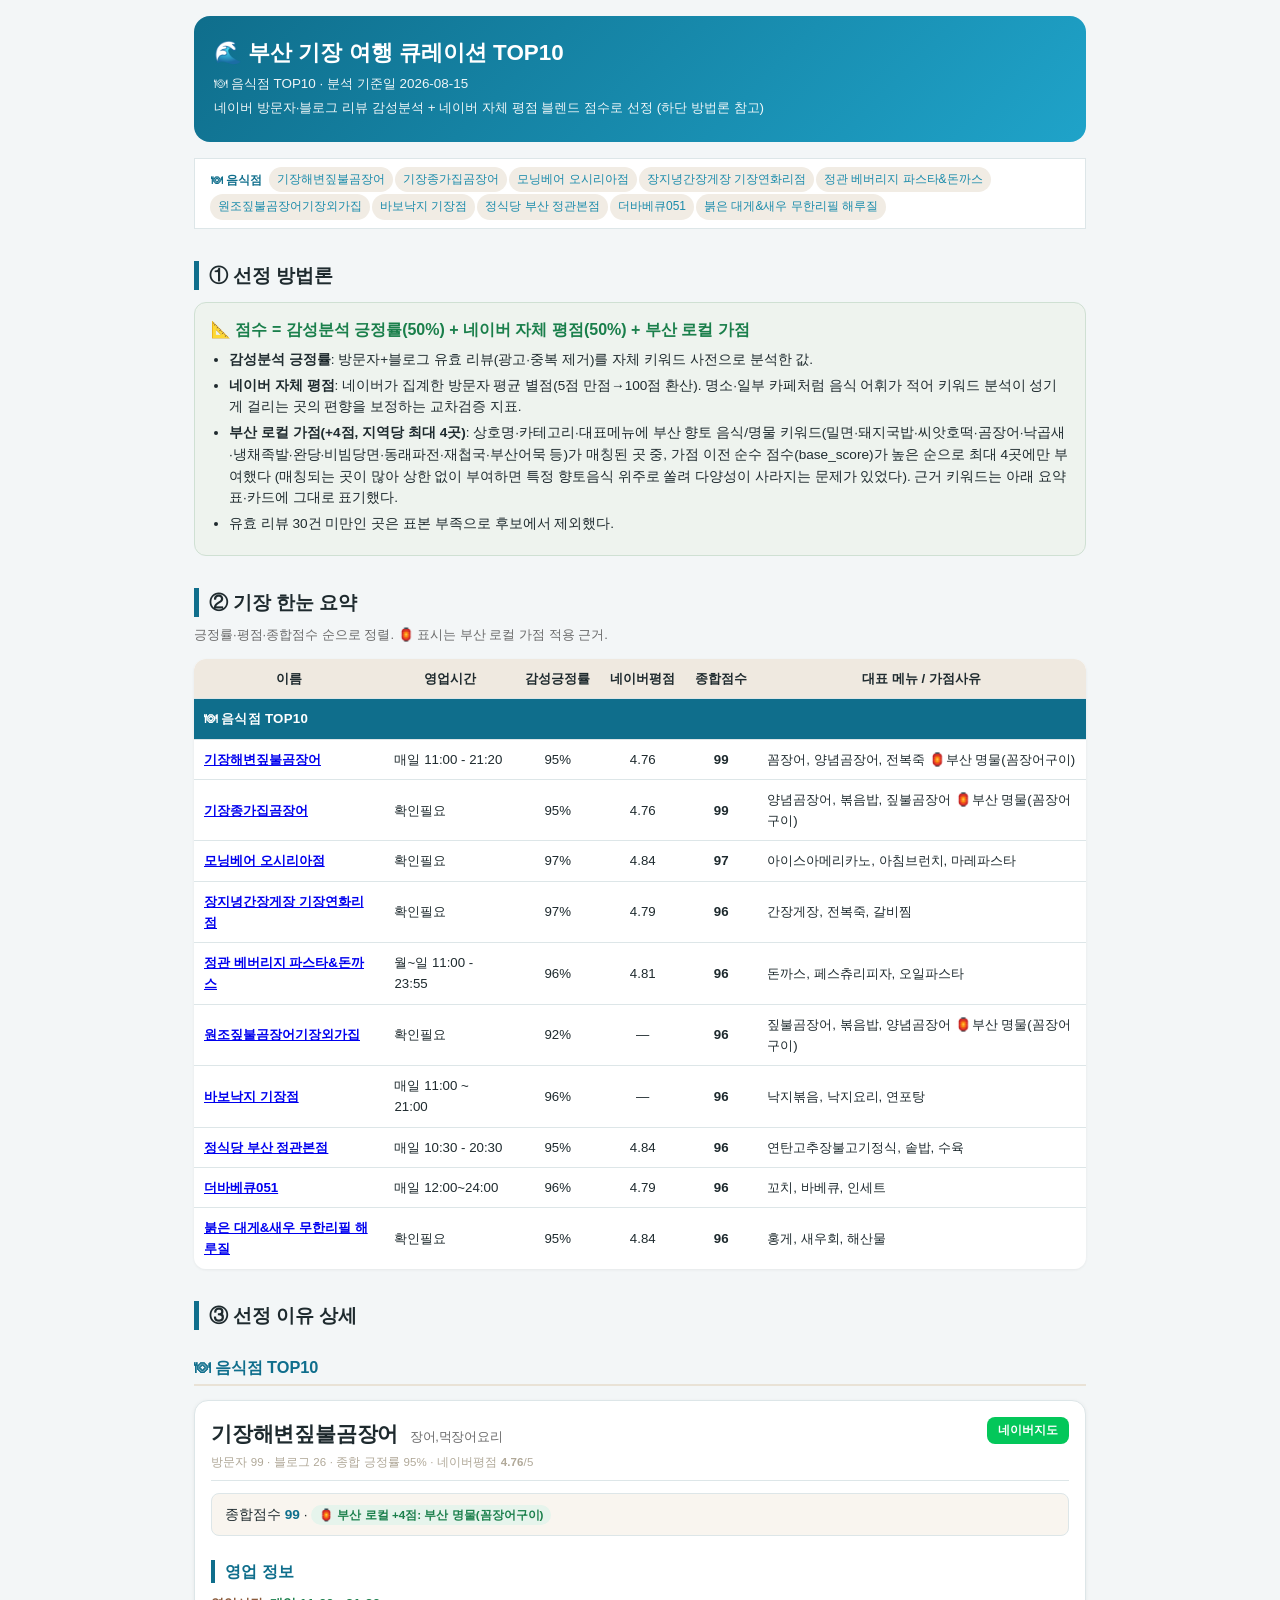
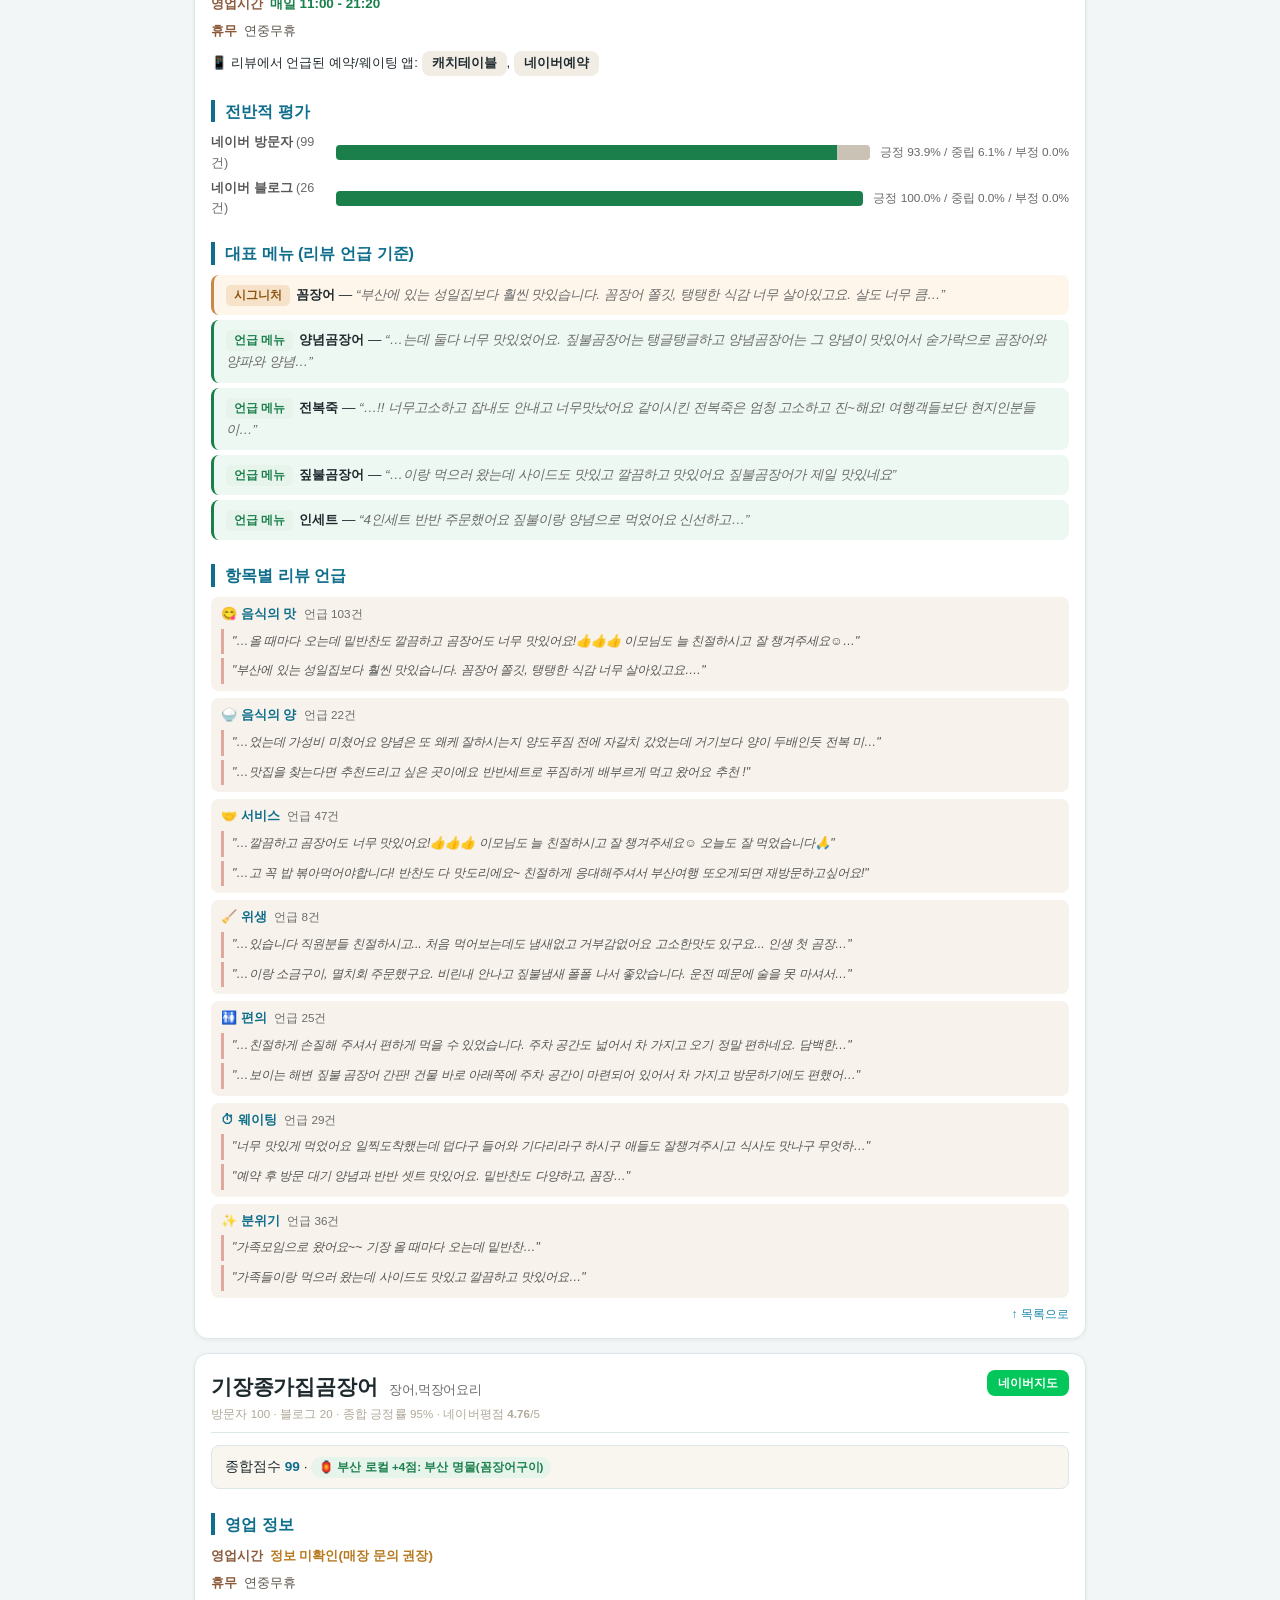
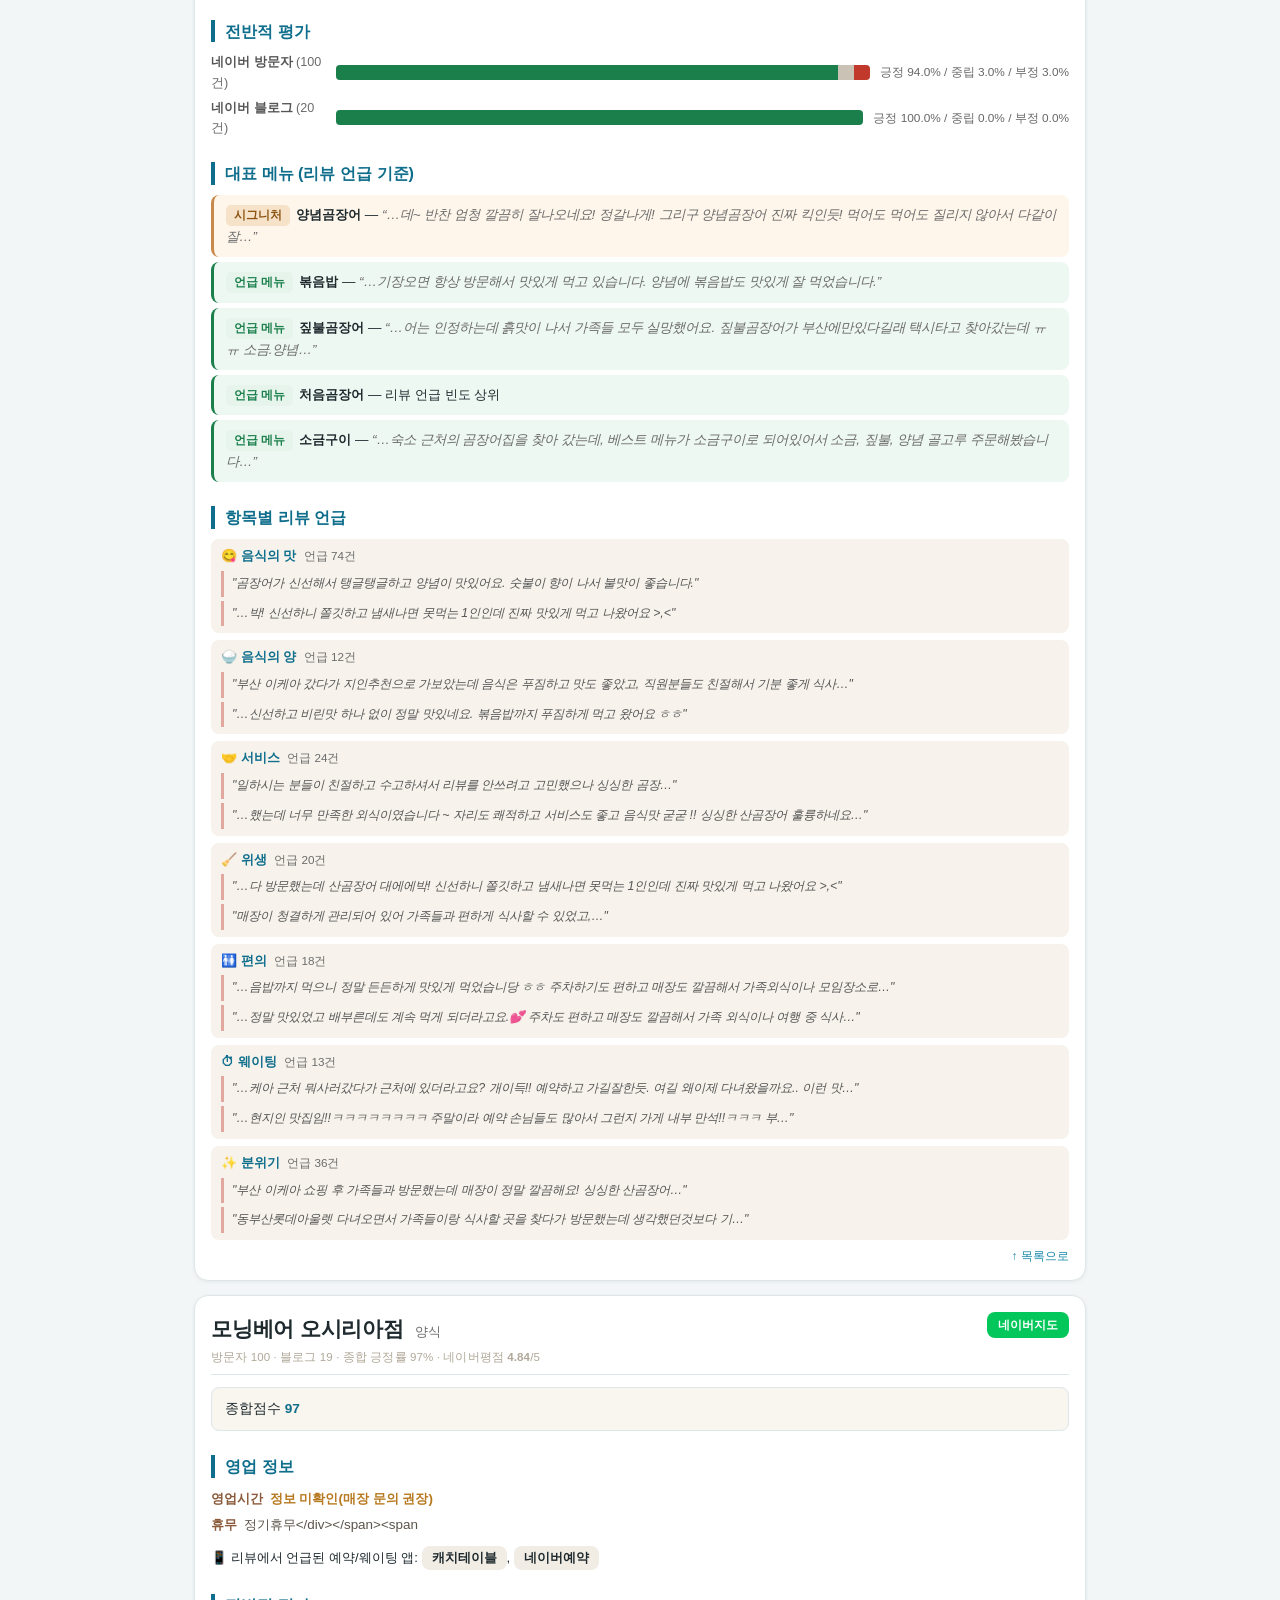
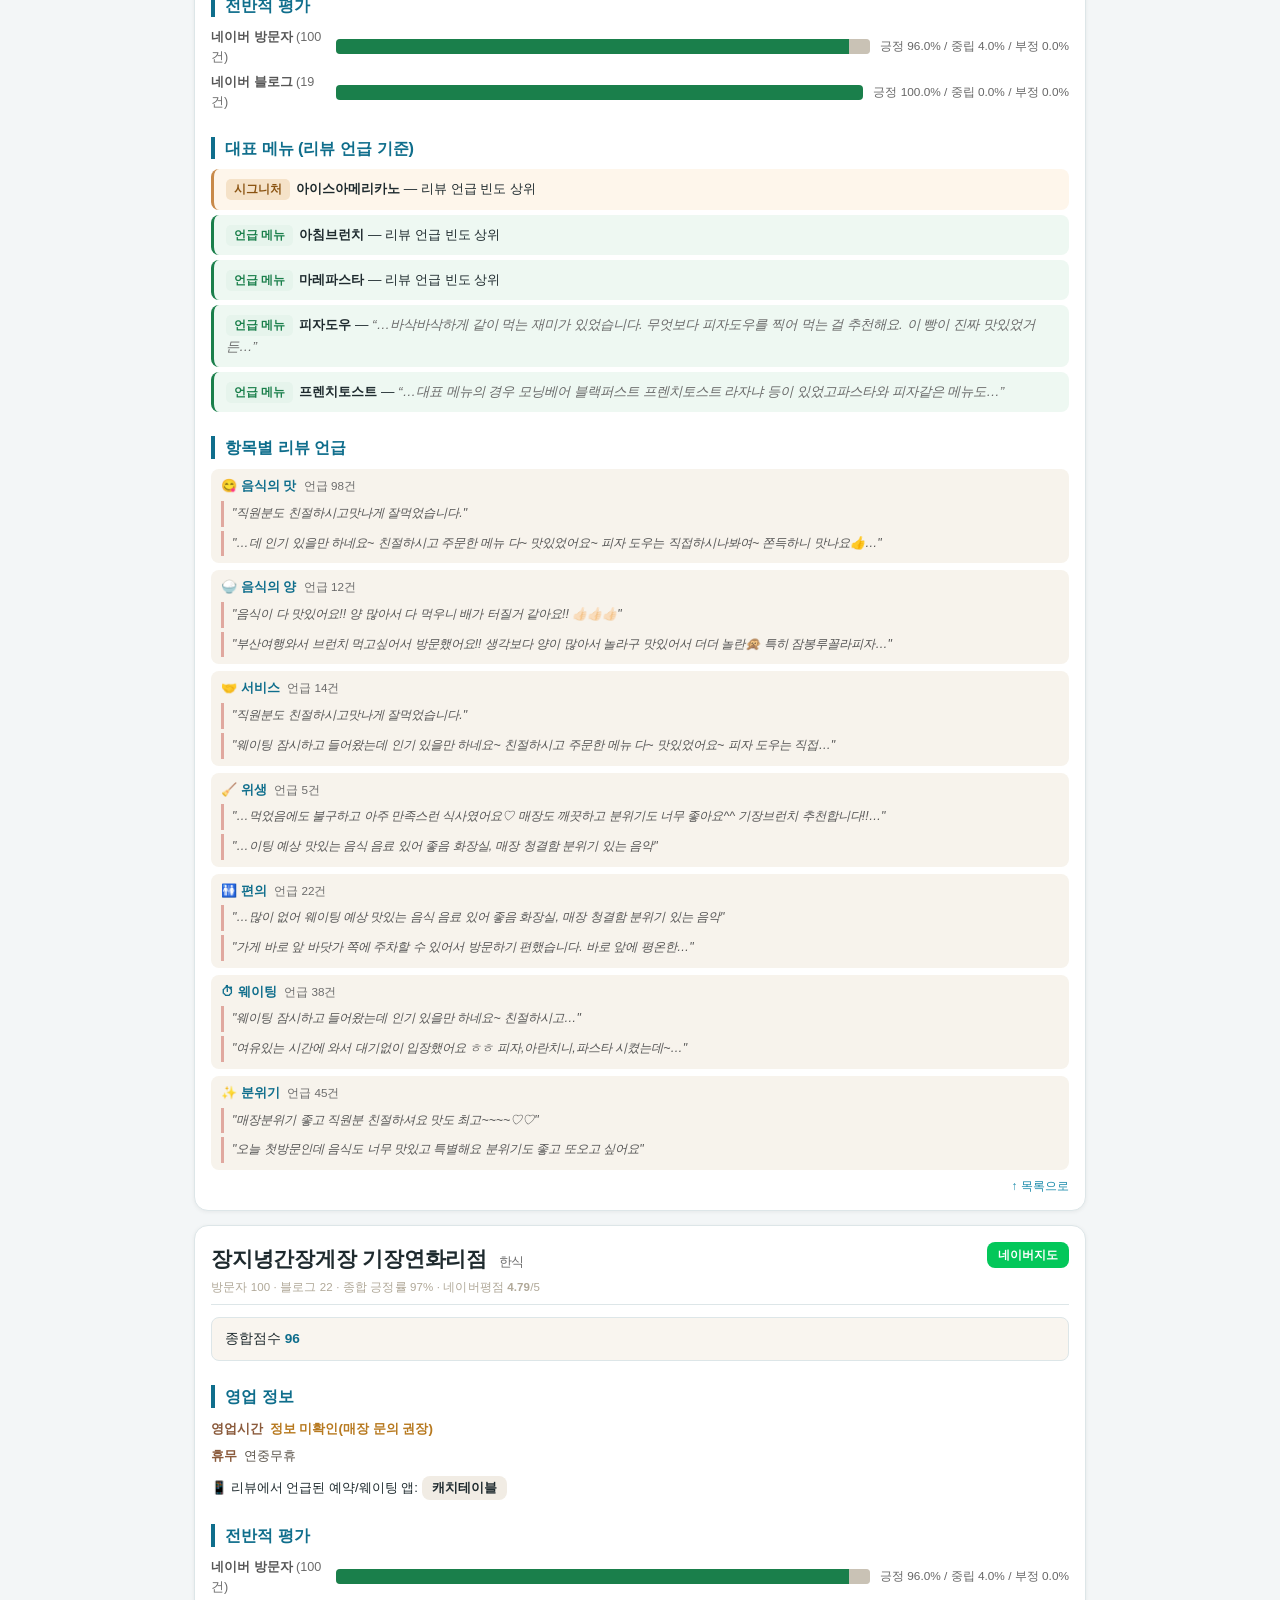
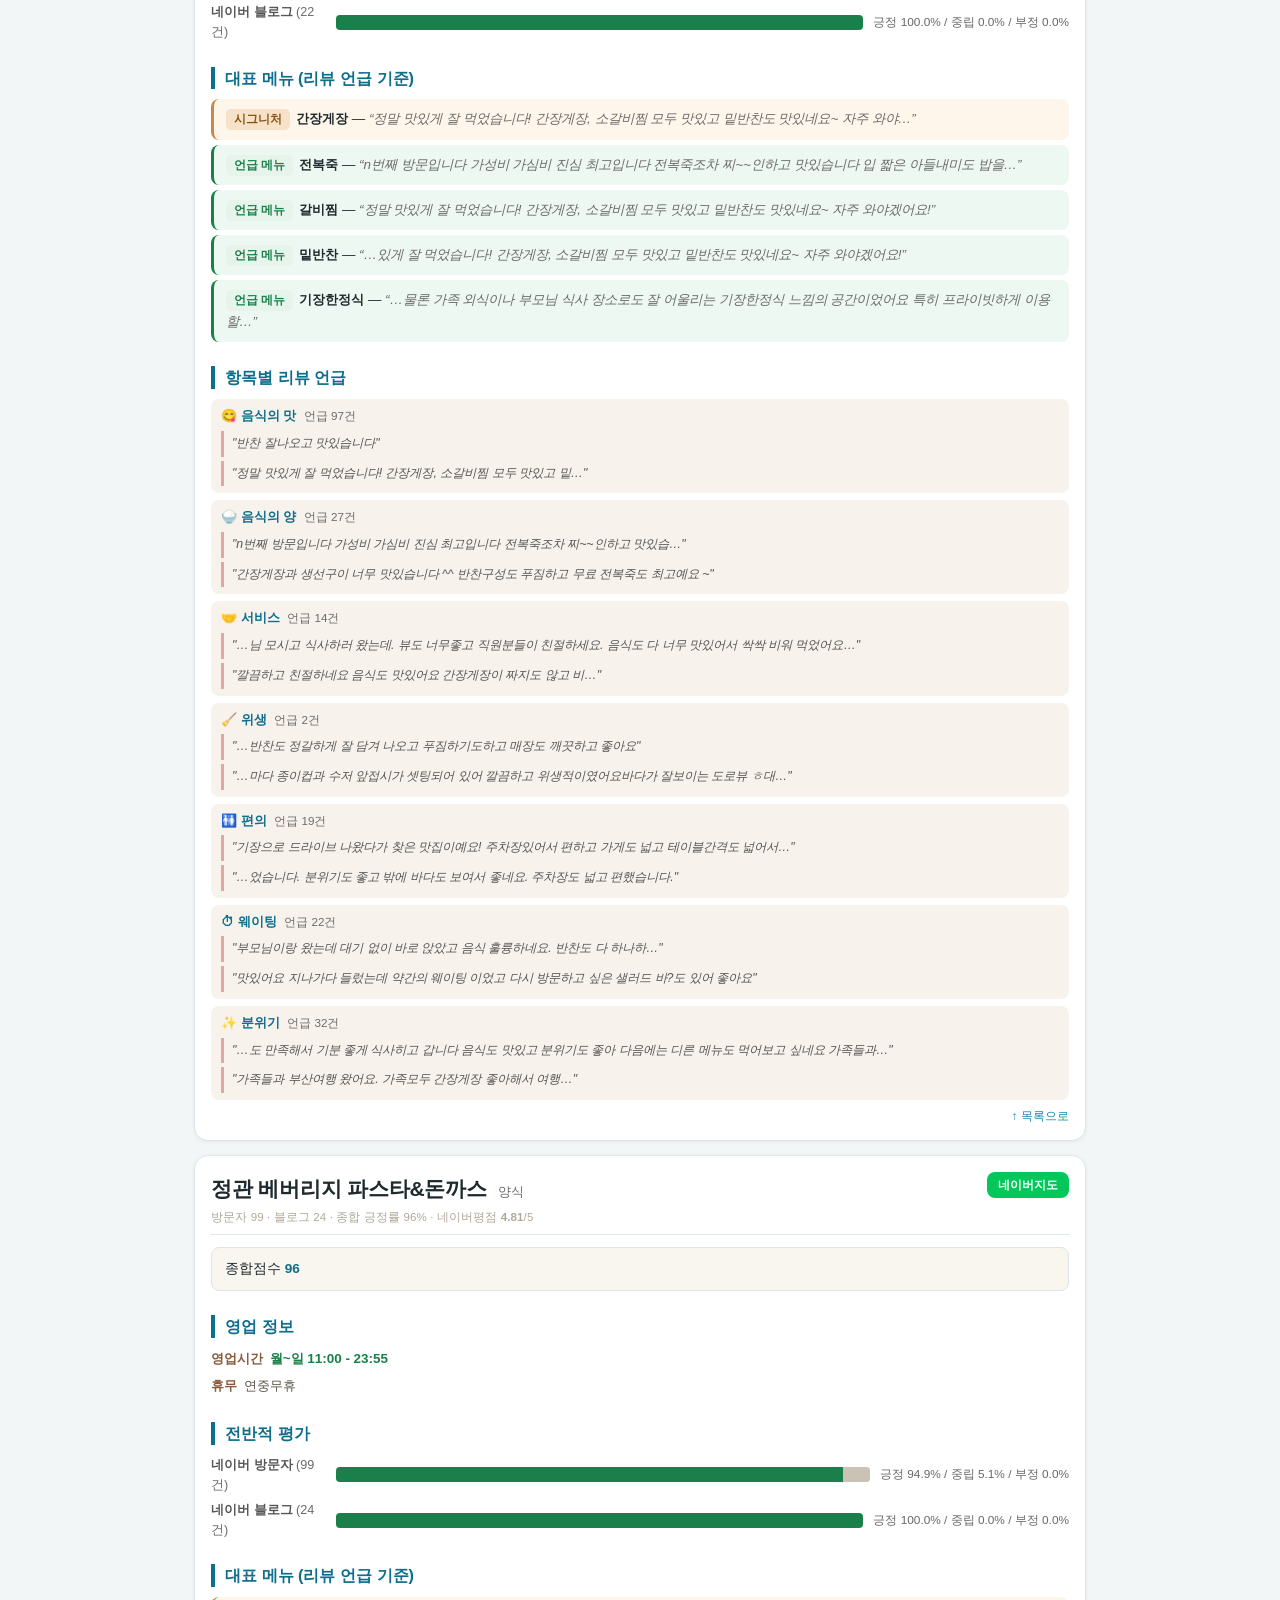
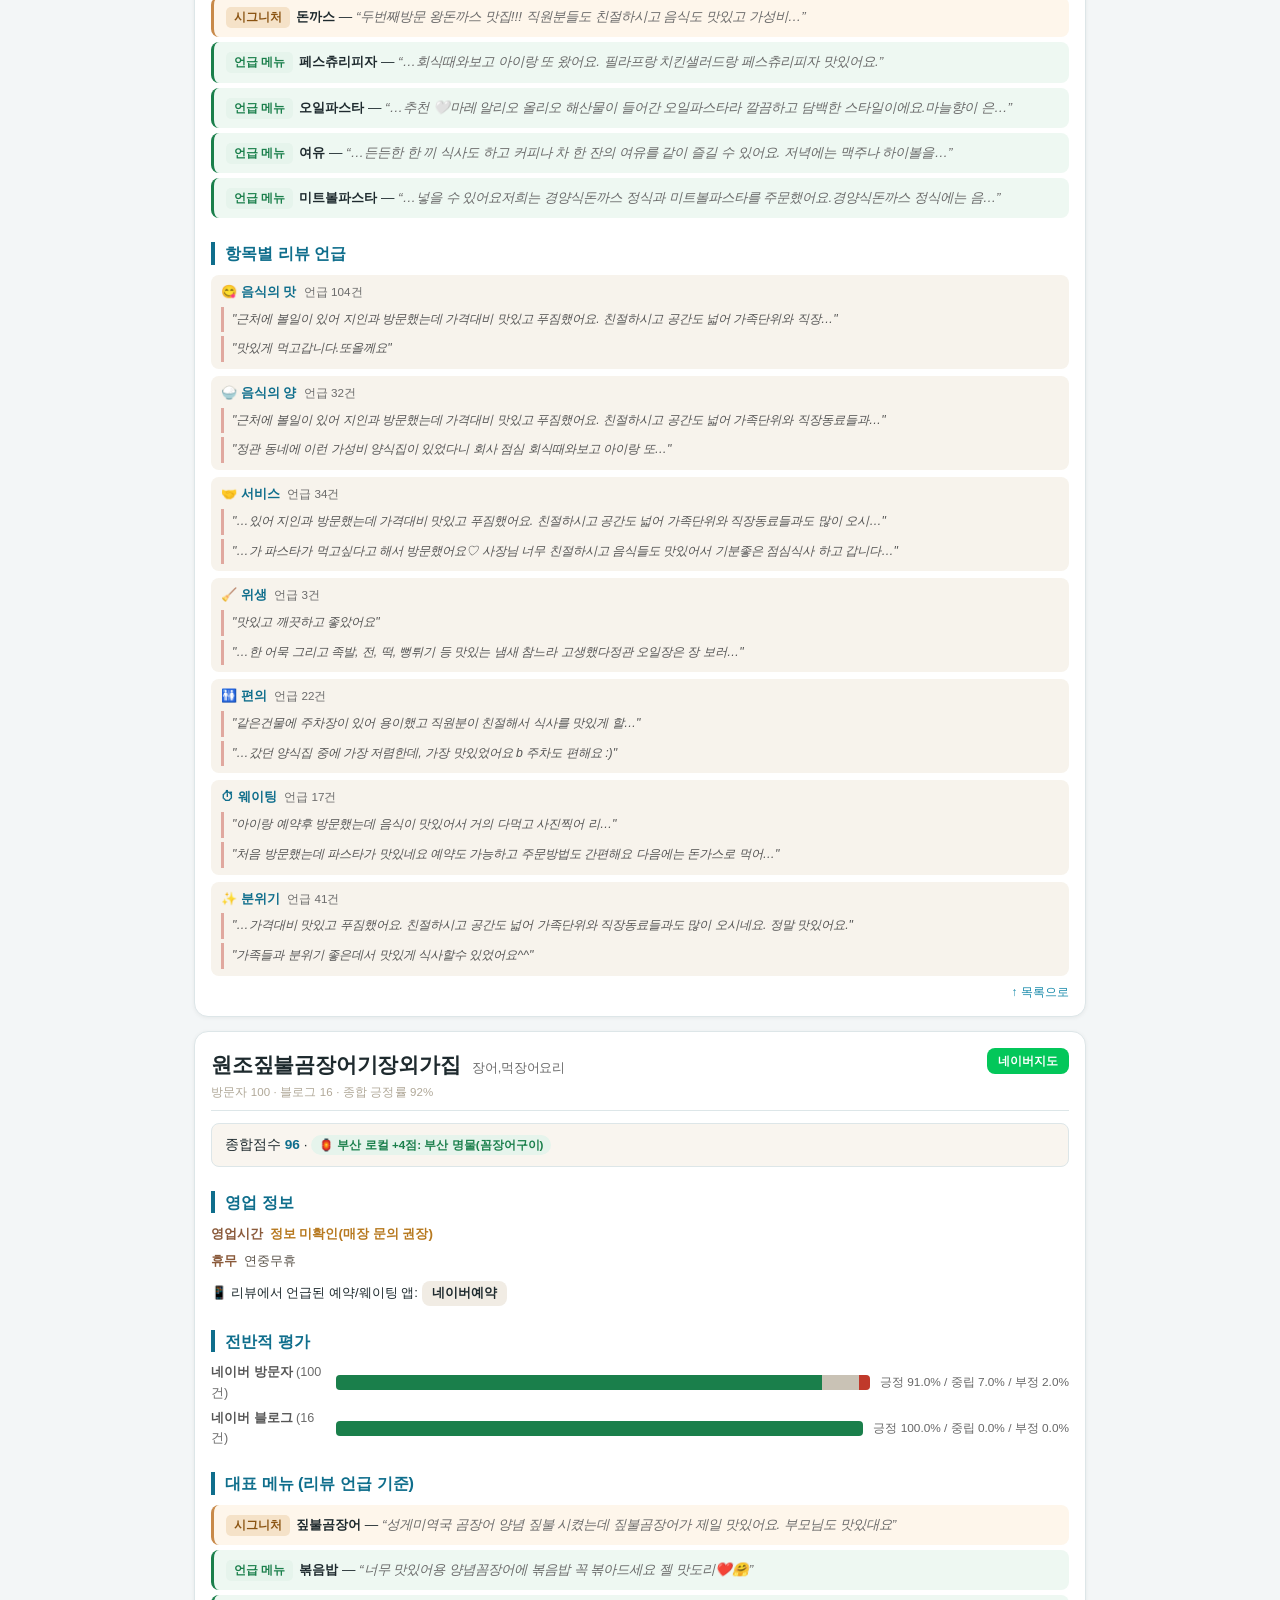
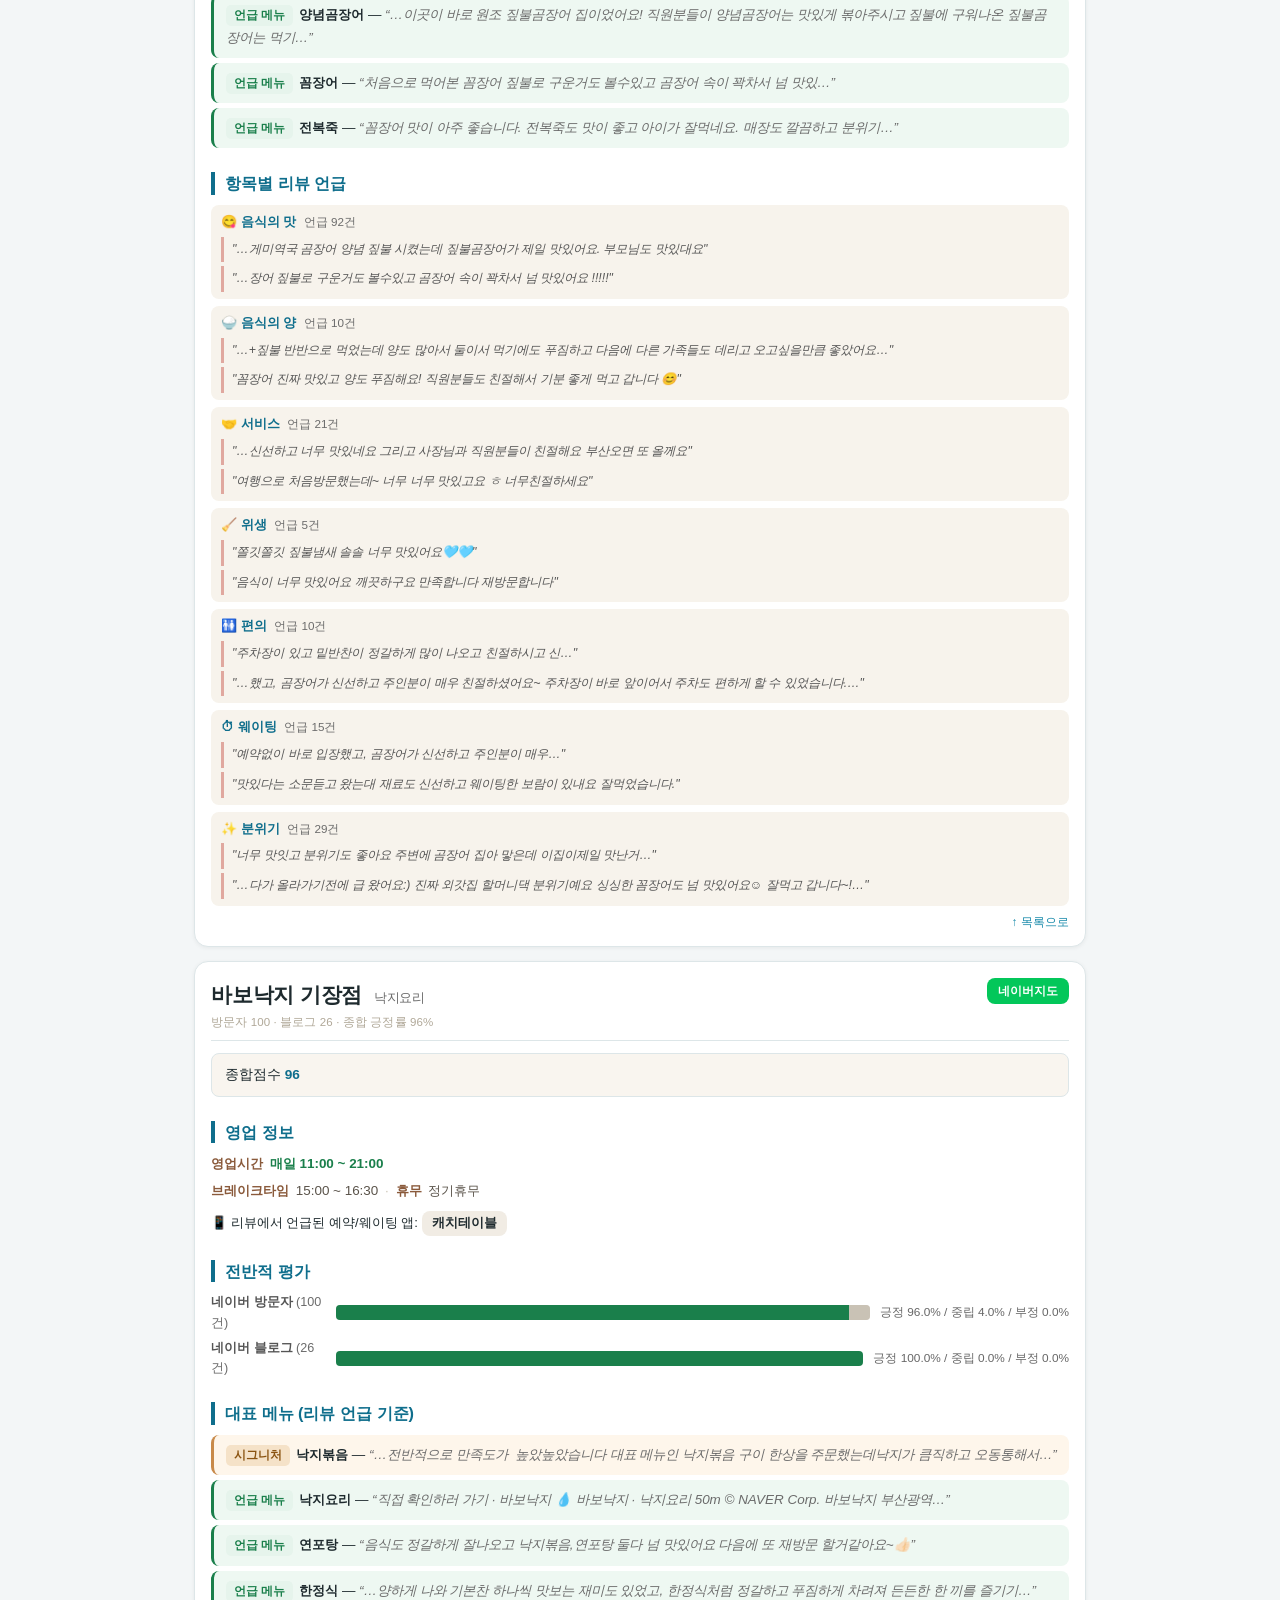
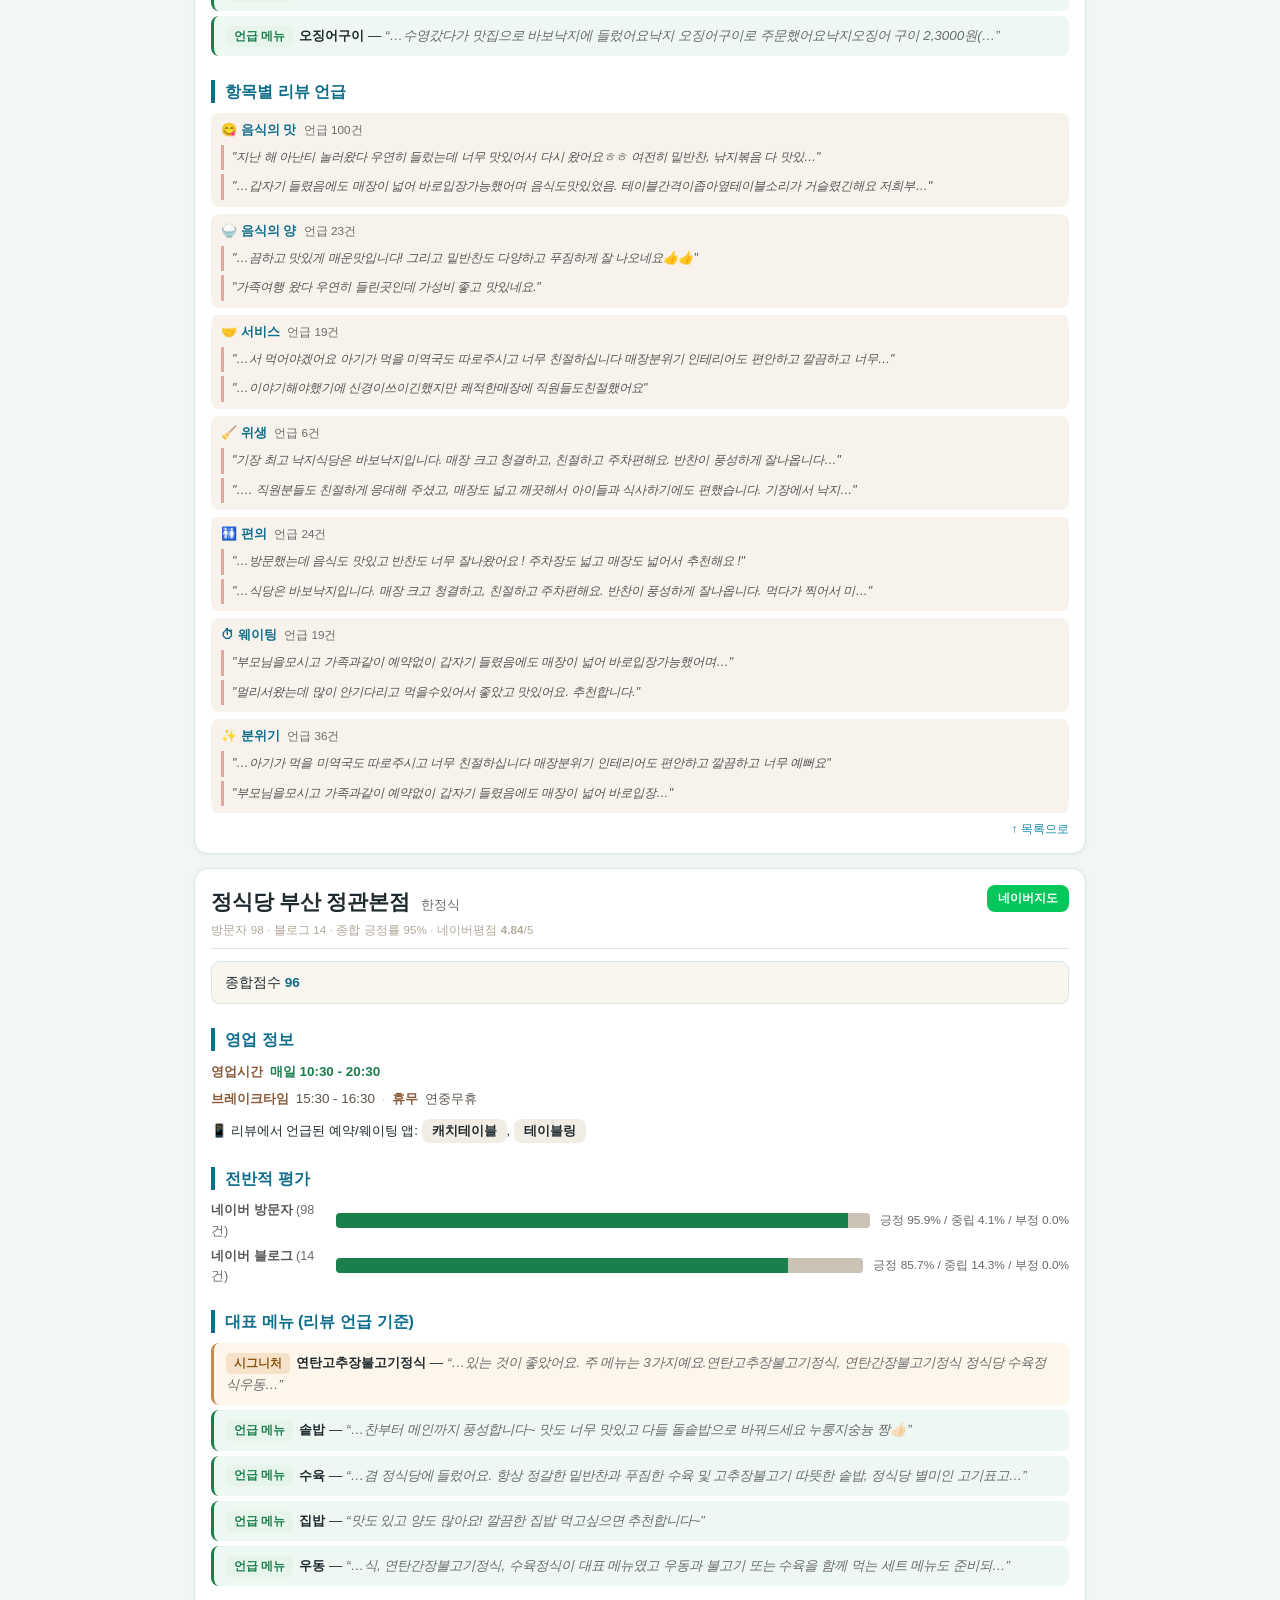
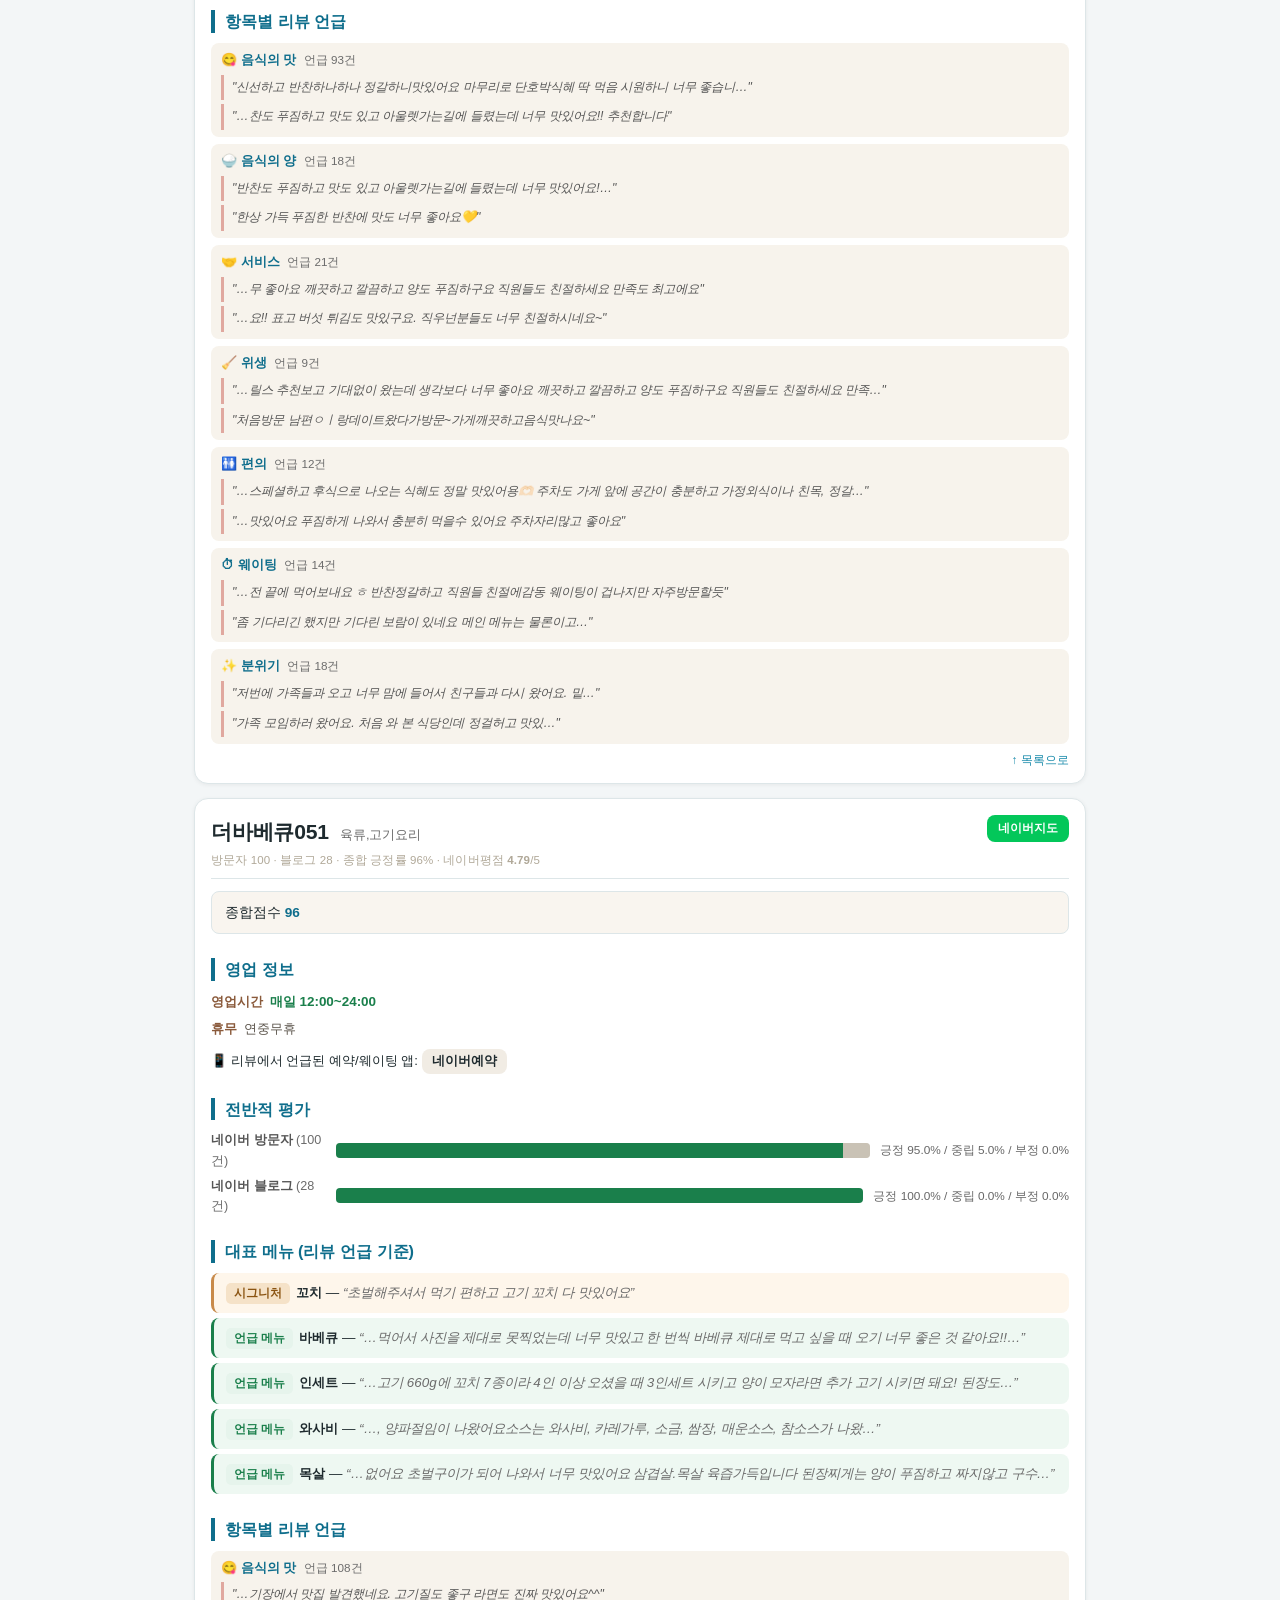
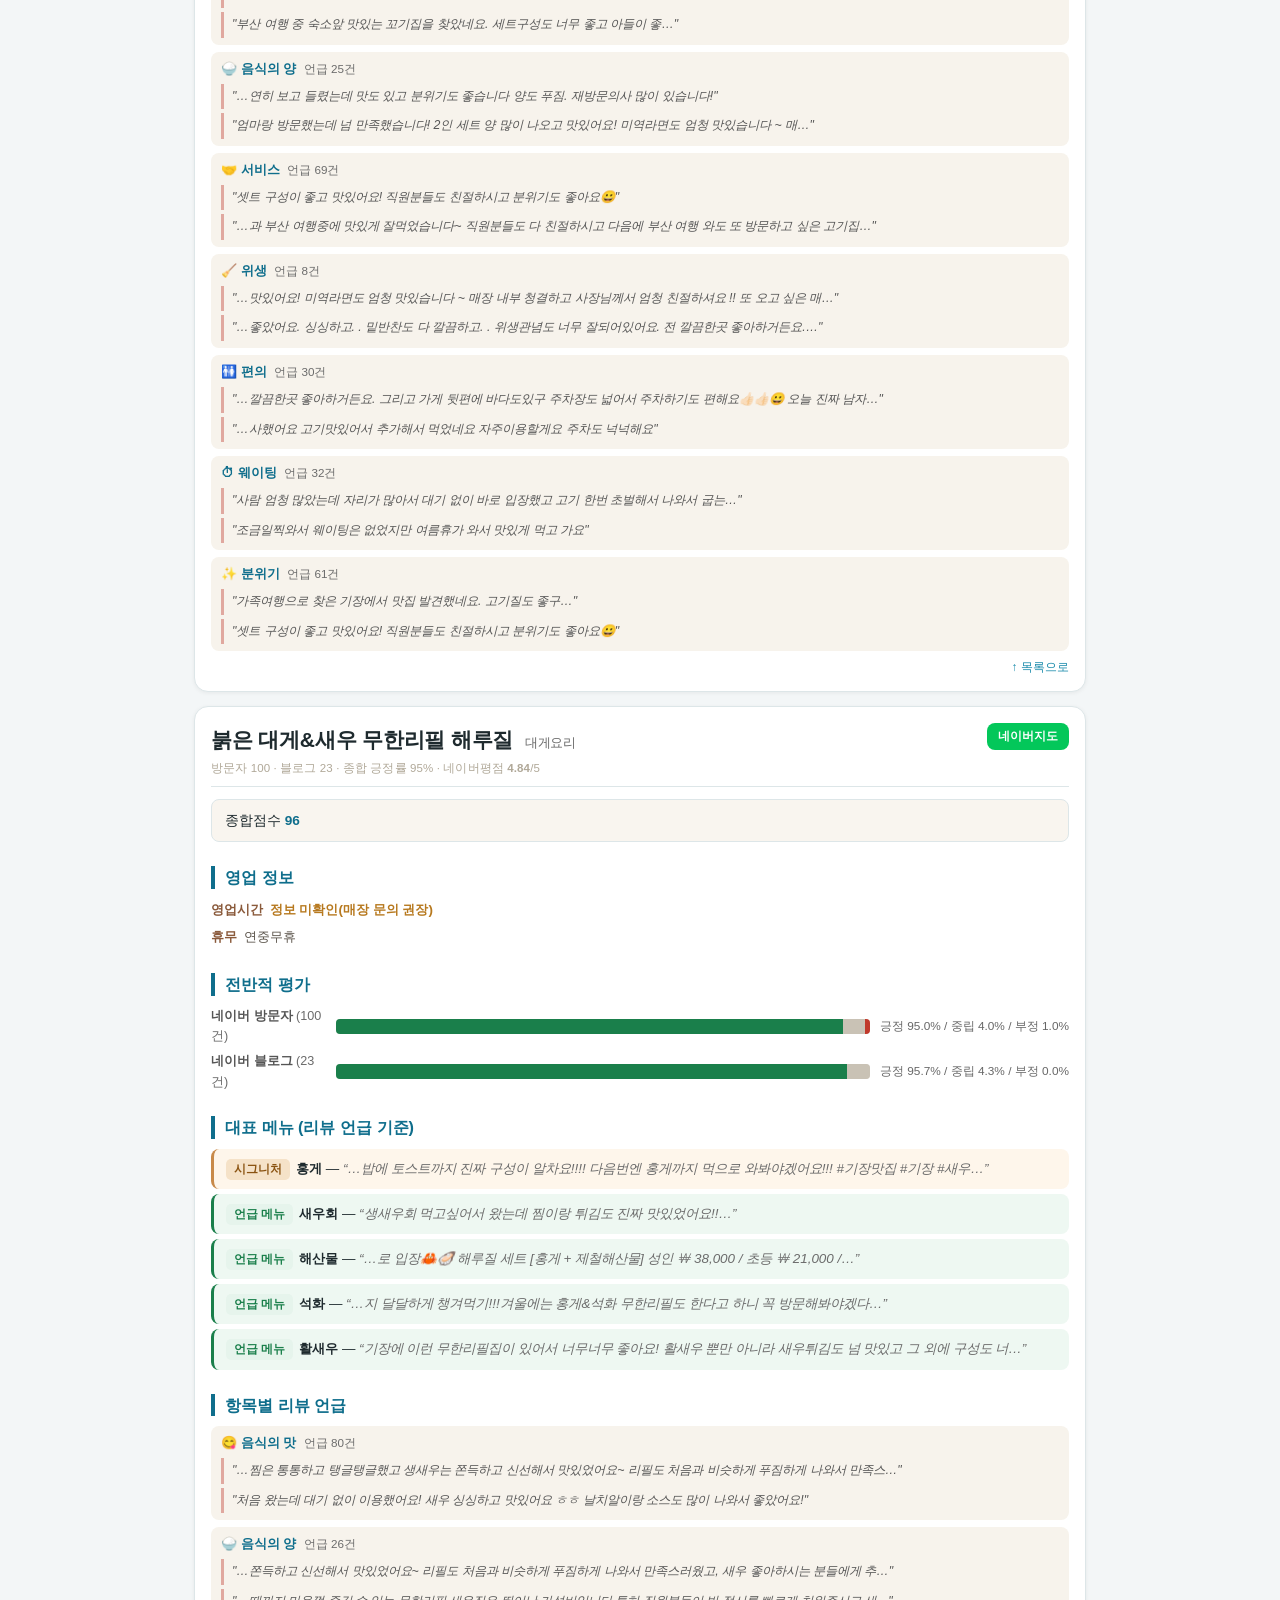
<file: reports/부산_기장_음식점_TOP10.html>
<!DOCTYPE html>
<html lang="ko">
<head>
<meta charset="UTF-8">
<meta name="viewport" content="width=device-width, initial-scale=1.0">
<title>부산 기장 여행 큐레이션 — 맛집 TOP10</title>
<style>
      :root {
        --bg: #f3f6f7;
        --card: #fff;
        --ink: #1e2a2e;
        --sub: #6b6b6b;
        --line: #dde6e8;
        --good: #1a7f4b;
        --good-bg: #e6f4ec;
        --bad: #c0392b;
        --bad-bg: #fbeae8;
        --warn: #b7791f;
        --warn-bg: #fdf3e0;
        --neu: #c9c2b5;
        --accent: #0f6e8c;
        --accent2: #1a8bab;
        --naver: #03c75a;
      }
      * {
        box-sizing: border-box;
        -webkit-tap-highlight-color: transparent;
      }
      body {
        margin: 0;
        background: var(--bg);
        color: var(--ink);
        font-family: "Apple SD Gothic Neo", "Malgun Gothic", sans-serif;
        line-height: 1.6;
        font-size: 16px;
        -webkit-text-size-adjust: 100%;
      }
      .wrap {
        max-width: 920px;
        margin: 0 auto;
        padding: 16px 14px 70px;
      }
      header.top {
        background: linear-gradient(135deg, #0f6e8c, #1fa3c9);
        color: #fff;
        border-radius: 16px;
        padding: 22px 20px;
        margin-bottom: 16px;
      }
      header.top h1 {
        margin: 0 0 6px;
        font-size: 1.4rem;
        line-height: 1.3;
      }
      header.top p {
        margin: 2px 0;
        opacity: 0.93;
        font-size: 0.84rem;
      }

      .toc {
        background: var(--card);
        border: 1px solid var(--line);
        border-radius: 12px;
        padding: 12px 14px;
        margin-bottom: 16px;
        font-size: 0.85rem;
      }
      .toc b {
        color: var(--accent);
        display: block;
        margin-bottom: 5px;
      }
      .toc a {
        display: inline-block;
        color: var(--accent2);
        text-decoration: none;
        padding: 4px 9px;
        margin: 2px;
        background: #f1ece4;
        border-radius: 14px;
        font-size: 0.8rem;
      }
      .toc .gmark {
        color: var(--good);
      }
      .toc hr {
        border: none;
        border-top: 1px dashed var(--line);
        margin: 8px 0;
      }

      h2.sec {
        font-size: 1.16rem;
        margin: 32px 0 12px;
        padding-left: 10px;
        border-left: 5px solid var(--accent);
        scroll-margin-top: 10px;
      }
      .note {
        font-size: 0.81rem;
        color: var(--sub);
        margin: -4px 0 13px;
      }

      .tscroll {
        overflow-x: auto;
        -webkit-overflow-scrolling: touch;
        border-radius: 12px;
        box-shadow: 0 1px 3px rgba(0, 0, 0, 0.06);
      }
      table {
        width: 100%;
        border-collapse: collapse;
        background: var(--card);
        font-size: 0.83rem;
        min-width: 540px;
      }
      th,
      td {
        padding: 9px 10px;
        text-align: center;
        border-bottom: 1px solid var(--line);
      }
      th {
        background: #efe9e0;
        font-weight: 700;
        white-space: nowrap;
      }
      td.l {
        text-align: left;
      }
      tr:last-child td {
        border-bottom: none;
      }
      tr.grp td {
        background: var(--accent);
        color: #fff;
        text-align: left;
        font-weight: 800;
        letter-spacing: 0.02em;
      }
      .yes {
        color: var(--good);
        font-weight: 700;
      }
      .no {
        color: var(--bad);
        font-weight: 700;
      }
      .maybe {
        color: var(--warn);
        font-weight: 700;
      }
      .star {
        color: #d89a1e;
        font-weight: 800;
        white-space: nowrap;
      }
      .nrev {
        color: var(--sub);
        font-size: 0.78em;
        font-weight: 500;
      }
      .pill {
        display: inline-block;
        padding: 1px 8px;
        border-radius: 14px;
        font-size: 0.73rem;
        font-weight: 700;
        white-space: nowrap;
      }
      .p-go {
        background: var(--good-bg);
        color: var(--good);
      }
      .p-no {
        background: var(--bad-bg);
        color: var(--bad);
      }
      .p-warn {
        background: var(--warn-bg);
        color: var(--warn);
      }

      .subh {
        margin: 24px 0 6px;
        color: var(--accent);
        font-size: 1.02rem;
        border-bottom: 2px solid #e9e2d6;
        padding-bottom: 4px;
      }
      .detail {
        background: var(--card);
        border: 1px solid var(--line);
        border-radius: 14px;
        padding: 16px 16px 14px;
        margin: 14px 0;
        box-shadow: 0 1px 4px rgba(0, 0, 0, 0.06);
        scroll-margin-top: 10px;
      }
      .tips {
        display: grid;
        grid-template-columns: repeat(3, 1fr);
        gap: 9px;
        margin: 11px 0 4px;
      }
      .tips .t {
        border-radius: 9px;
        padding: 8px 10px;
        font-size: 0.8rem;
      }
      .t-good {
        background: var(--good-bg);
      }
      .t-bad {
        background: var(--bad-bg);
      }
      .t-tip {
        background: var(--warn-bg);
      }
      .t b {
        display: block;
        margin-bottom: 3px;
      }
      .tips ul {
        margin: 0;
        padding-left: 15px;
      }
      .tips li {
        margin: 2px 0;
      }
      .maps {
        display: flex;
        gap: 8px;
        margin-top: 12px;
      }
      .maps a {
        flex: 1;
        text-align: center;
        text-decoration: none;
        font-weight: 700;
        padding: 11px 6px;
        border-radius: 10px;
        font-size: 0.85rem;
        min-height: 44px;
        display: flex;
        align-items: center;
        justify-content: center;
      }
      .m-naver {
        background: var(--naver);
        color: #fff;
      }
      .m-kakao {
        background: var(--kakao);
        color: var(--kakaoink);
      }
      .totop {
        display: block;
        text-align: right;
        font-size: 0.74rem;
        color: var(--accent2);
        text-decoration: none;
        margin-top: 6px;
      }

      .legend {
        font-size: 0.79rem;
        color: var(--sub);
        margin: 10px 0 0;
      }
      .tip {
        background: #eef3ee;
        border: 1px solid #cfe0d3;
        border-radius: 12px;
        padding: 14px 16px;
        margin-top: 12px;
      }
      .tip.mon {
        background: #f2eef6;
        border-color: #ddd0e6;
      }
      .tip h4 {
        margin: 0 0 6px;
        color: var(--good);
        font-size: 1rem;
      }
      .tip.mon h4 {
        color: #7d4ba3;
      }
      ul.tight {
        margin: 6px 0;
        padding-left: 18px;
      }
      ul.tight li {
        margin: 4px 0;
        font-size: 0.85rem;
      }
      .em {
        background: #fff3cf;
        padding: 0 3px;
        border-radius: 3px;
      }
      .foot {
        font-size: 0.75rem;
        color: var(--sub);
        margin-top: 26px;
        border-top: 1px solid var(--line);
        padding-top: 12px;
      }
      @media (max-width: 680px) {
        body {
          font-size: 15px;
        }
        .wrap {
          padding: 12px 10px 60px;
        }
        header.top h1 {
          font-size: 1.2rem;
        }
        .tips {
          grid-template-columns: 1fr;
        }
      }

      /* ===== v5 스타일 ===== */
      /* TOC — sticky & compact */
      .toc {
        position: sticky;
        top: 0;
        z-index: 100;
        background: var(--card);
        border: 1px solid var(--line);
        border-radius: 0;
        padding: 6px 14px;
        margin-bottom: 12px;
        font-size: 0.82rem;
      }
      .toc b {
        color: var(--accent);
        display: inline;
        margin-right: 4px;
      }
      .toc a {
        padding: 3px 8px;
        margin: 1px;
        font-size: 0.75rem;
      }
      .toc hr {
        border: none;
        border-top: 1px dashed var(--line);
        margin: 4px 0;
      }

      /* 레스토랑 카드 */
      .rest-sec {
        background: var(--card);
        border: 1px solid var(--line);
        border-radius: 14px;
        padding: 16px 16px 14px;
        margin: 14px 0;
        box-shadow: 0 1px 4px rgba(0, 0, 0, 0.06);
        scroll-margin-top: 60px;
      }

      /* 헤더 — 식당명 + 리뷰 건수 (좌) / 지도 버튼 (우) */
      .rest-hd {
        display: flex;
        justify-content: space-between;
        align-items: flex-start;
        flex-wrap: wrap;
        gap: 8px 10px;
        border-bottom: 1px solid var(--line);
        padding-bottom: 8px;
        margin-bottom: 12px;
      }
      .rest-hd-l {
        display: flex;
        flex-direction: column;
        gap: 2px;
        min-width: 0;
      }
      .hd-maps {
        display: flex;
        gap: 6px;
        flex-shrink: 0;
        margin-left: auto;
      }
      .hd-maps a {
        text-decoration: none;
        font-weight: 700;
        font-size: 0.74rem;
        padding: 6px 11px;
        border-radius: 8px;
        white-space: nowrap;
        line-height: 1.2;
        display: inline-flex;
        align-items: center;
      }
      .rest-name {
        margin: 0;
        font-size: 1.32rem;
        font-weight: 800;
        letter-spacing: -0.01em;
      }
      .rest-cat {
        font-size: 0.8rem;
        color: var(--sub);
        font-weight: 500;
        margin-left: 6px;
      }
      .rest-sub {
        font-size: 0.8rem;
        color: var(--sub);
        font-weight: 400;
      }
      .rev-cnt {
        font-size: 0.72rem;
        color: #b0a898;
        white-space: nowrap;
        letter-spacing: 0.01em;
      }

      /* 영업정보 — 텍스트 배치 (영업시간 줄 / 기타 줄 분리) */
      .biz-info {
        font-size: 0.84rem;
        margin: 4px 0 2px;
        color: #3a352e;
      }
      .bi-hours {
        line-height: 1.7;
        margin-bottom: 3px;
      }
      .bi-hours .bi-day {
        font-weight: 600;
      }
      .bi-etc {
        line-height: 1.8;
        color: #5a534a;
      }
      .biz-info .bi-lab {
        color: #8a5a3b;
        font-weight: 700;
        margin-right: 3px;
      }
      .biz-info .bi-warn {
        color: var(--bad);
      }
      .biz-info .bi-sep {
        color: #cdc6b8;
        margin: 0 3px;
      }

      /* 섹션 소제목 — 크기·간격 확대 */
      .rs-title {
        font-size: 1.02rem;
        font-weight: 700;
        color: var(--accent);
        border-left: 4px solid var(--accent);
        padding-left: 10px;
        margin: 24px 0 10px;
        line-height: 1.4;
      }
      .rs-sec {
        margin-bottom: 3px;
      }
      .rs-sec:first-of-type .rs-title {
        margin-top: 6px;
      }

      /* 감성 바 */
      .sent-bar-wrap {
        display: flex;
        align-items: center;
        gap: 10px;
        margin: 5px 0;
        flex-wrap: wrap;
      }
      .sent-label {
        width: 115px;
        flex-shrink: 0;
        font-weight: 600;
        color: #555;
        font-size: 0.79rem;
      }
      .n-cnt {
        font-weight: 400;
        color: var(--sub);
      }
      .warn-tag {
        color: var(--warn);
        font-size: 0.72rem;
      }
      .bar-track {
        flex: 1;
        min-width: 80px;
        background: #e9e4dd;
        border-radius: 4px;
        height: 15px;
        overflow: hidden;
        display: flex;
      }
      .bar-pos {
        background: var(--good);
        height: 100%;
      }
      .bar-neg {
        background: var(--bad);
        height: 100%;
      }
      .bar-neu {
        background: #c9c2b5;
        height: 100%;
      }
      .sent-nums {
        font-size: 0.74rem;
        color: #666;
        white-space: nowrap;
      }

      /* 영업정보 그리드 */
      .info-grid2 {
        display: grid;
        grid-template-columns: repeat(auto-fill, minmax(210px, 1fr));
        gap: 5px;
        font-size: 0.82rem;
        margin: 4px 0;
      }
      .ig-row {
        background: #f7f3ec;
        border-radius: 6px;
        padding: 6px 10px;
      }
      .ig-lab {
        font-weight: 700;
        color: #666;
        font-size: 0.72rem;
        display: block;
        margin-bottom: 1px;
      }
      .ig-val {
        line-height: 1.5;
      }
      .ig-warn {
        color: var(--bad);
        font-weight: 700;
      }

      /* 메뉴 */
      .menu-recs {
        display: grid;
        grid-template-columns: repeat(auto-fill, minmax(165px, 1fr));
        gap: 5px;
        margin: 4px 0;
      }
      .mrec {
        background: #f7f3ec;
        border-radius: 6px;
        padding: 6px 10px;
        font-size: 0.81rem;
      }
      .mr-name {
        font-weight: 700;
        display: block;
      }
      .mr-price {
        color: var(--accent2);
        font-size: 0.77rem;
        display: block;
      }
      .mr-desc {
        color: var(--sub);
        font-size: 0.73rem;
        display: block;
        margin-top: 1px;
      }

      /* 메뉴 — 정성 분석 (메뉴별 줄바꿈) */
      .menu-q {
        margin: 4px 0 2px;
      }
      .menu-q p {
        margin: 9px 0 4px;
        font-size: 0.84rem;
        line-height: 1.6;
      }
      .mq-tag {
        display: inline-block;
        font-size: 0.72rem;
        font-weight: 800;
        border-radius: 5px;
        padding: 1px 8px;
        margin-right: 6px;
        white-space: nowrap;
        vertical-align: middle;
      }
      .mq-sig {
        background: #f5e2c8;
        color: #8a5311;
      }
      .mq-rec {
        background: var(--good-bg);
        color: var(--good);
      }
      .mq-combo {
        background: #e6eef6;
        color: #2f5d8a;
      }
      .mq-surp {
        background: #efe6f6;
        color: #7d4ba3;
      }
      .mq-miss {
        background: var(--bad-bg);
        color: var(--bad);
      }
      .menu-q q {
        color: #6b6b6b;
        font-style: italic;
      }
      .mq-price {
        color: var(--accent2);
        font-weight: 600;
        font-size: 0.79rem;
      }
      /* 메뉴별 한 줄 리스트 */
      .mq-list {
        list-style: none;
        margin: 3px 0 6px;
        padding: 0;
      }
      .mq-list li {
        font-size: 0.84rem;
        line-height: 1.55;
        margin: 3px 0;
        padding-left: 14px;
        position: relative;
      }
      .mq-list li::before {
        content: "•";
        position: absolute;
        left: 2px;
        color: var(--accent2);
      }
      .mq-list .mq-name {
        font-weight: 700;
      }

      /* 주문팁 */
      .otips {
        margin: 4px 0;
        padding-left: 16px;
        font-size: 0.82rem;
      }
      .otips li {
        margin: 3px 0;
      }

      /* 트렌드 */
      .trend-p {
        font-size: 0.82rem;
        color: #555;
        margin: 4px 0;
        line-height: 1.7;
      }

      /* 예약·대기 */
      .resv-p {
        font-size: 0.82rem;
        margin: 4px 0;
      }
      .waiting-tag {
        display: inline-block;
        background: #f1ece4;
        border-radius: 8px;
        padding: 2px 10px;
        font-size: 0.79rem;
        font-weight: 700;
        margin-top: 4px;
      }

      /* 부정 이슈 */
      .neg-box {
        margin: 4px 0;
      }
      .neg-pattern {
        margin: 7px 0;
        padding: 7px 10px;
        background: var(--bad-bg);
        border-radius: 8px;
      }
      .neg-ph {
        font-size: 0.81rem;
        font-weight: 700;
        color: #7a241b;
        margin-bottom: 3px;
      }
      .neg-cnt {
        color: var(--bad);
      }
      .neg-dr {
        color: var(--sub);
        font-size: 0.73rem;
        font-weight: 400;
        margin-left: 4px;
      }
      .neg-q {
        border-left: 3px solid #e0a89f;
        padding: 3px 0 3px 8px;
        margin: 4px 0 0;
        font-size: 0.77rem;
        color: #555;
        font-style: italic;
      }
      .neg-qd {
        color: var(--sub);
        font-size: 0.72rem;
        font-style: normal;
      }
      .no-neg,
      .no-data {
        font-size: 0.8rem;
        color: var(--sub);
        margin: 4px 0;
      }
      .neg-an {
        font-size: 0.79rem;
        color: #5a4b46;
        margin: 2px 0 3px;
        line-height: 1.55;
      }
      .neg-trend {
        font-size: 0.79rem;
        border-radius: 8px;
        padding: 7px 10px;
        margin: 7px 0;
        line-height: 1.55;
      }
      .neg-trend.up {
        background: #fbeae8;
        color: #7a241b;
      }
      .neg-trend.flat {
        background: #eef1ec;
        color: #4a5a48;
      }
      .neg-trend b {
        font-weight: 800;
      }
      .neg-single {
        margin: 7px 0;
        padding: 7px 10px;
        background: #faf6ef;
        border: 1px dashed #e0d6c4;
        border-radius: 8px;
      }
      .neg-single .ns-h {
        font-size: 0.78rem;
        font-weight: 700;
        color: #8a5a3b;
        margin-bottom: 2px;
      }
      .neg-minor {
        font-size: 0.79rem;
        color: #6b6b6b;
        margin: 5px 0 2px;
      }

      /* 추천/비추/팁 3열 */
      .tips3col {
        display: grid;
        grid-template-columns: repeat(3, 1fr);
        gap: 7px;
        margin: 10px 0 6px;
      }
      .t3 {
        border-radius: 9px;
        padding: 8px 10px;
        font-size: 0.79rem;
      }
      .t3 b {
        display: block;
        font-size: 0.81rem;
        margin-bottom: 4px;
      }
      .t3 ul {
        margin: 0;
        padding-left: 14px;
      }
      .t3 li {
        margin: 2px 0;
      }
      .t3-good {
        background: var(--good-bg);
      }
      .t3-good b {
        color: var(--good);
      }
      .t3-bad {
        background: var(--bad-bg);
      }
      .t3-bad b {
        color: var(--bad);
      }
      .t3-tip {
        background: var(--warn-bg);
      }
      .t3-tip b {
        color: var(--warn);
      }

      /* 종합의견 */
      .verdict-box {
        background: #f9f5ef;
        border: 1px solid var(--line);
        border-radius: 8px;
        padding: 10px 13px;
        font-size: 0.85rem;
        margin-top: 8px;
      }
      .verdict-box b {
        color: var(--accent);
      }

      @media (max-width: 680px) {
        .tips3col {
          grid-template-columns: 1fr;
        }
        .info-grid2,
        .menu-recs {
          grid-template-columns: 1fr;
        }
        .rest-hd {
          flex-direction: column;
          align-items: flex-start;
        }
        .rev-cnt {
          font-size: 0.69rem;
        }
      }

      /* TOC 그룹 행 */
      .toc-row {
        display: flex;
        flex-wrap: wrap;
        align-items: center;
        margin: 1px 0;
      }
      .toc-gl {
        font-size: 0.72rem;
        font-weight: 800;
        color: var(--accent);
        padding: 3px 6px 3px 2px;
        white-space: nowrap;
      }

      /* 메뉴 추천 박스 */
      .mq-box {
        border-radius: 8px;
        padding: 9px 12px;
        margin: 5px 0;
        font-size: 0.84rem;
        line-height: 1.65;
      }
      .mq-box-sig {
        background: #fef6eb;
        border-left: 3px solid #c88a4a;
      }
      .mq-box-rec {
        background: #eef8f2;
        border-left: 3px solid var(--good);
      }
      .mq-box-combo {
        background: #edf3fa;
        border-left: 3px solid #4a7db5;
      }
      .mq-box-surp {
        background: #f3effe;
        border-left: 3px solid #9b5ad4;
      }
      .mq-box-miss {
        background: var(--bad-bg);
        border-left: 3px solid var(--bad);
      }
      .mq-box q {
        color: #6b6b6b;
        font-style: italic;
      }
      .mq-box .mq-list {
        margin: 5px 0 0;
      }
    </style>
</head>
<body>
<div class="wrap" id="top">
  <header class="top">
    <h1>🌊 부산 기장 여행 큐레이션 TOP10</h1>
    <p>🍽 음식점 TOP10 · 분석 기준일 2026-08-15</p>
    <p>네이버 방문자·블로그 리뷰 감성분석 + 네이버 자체 평점 블렌드 점수로 선정 (하단 방법론 참고)</p>
  </header>

  <div class="toc"><div class="toc-row"><span class="toc-gl">🍽 음식점</span><a href="#기장해변짚불곰장어">기장해변짚불곰장어</a><a href="#기장종가집곰장어">기장종가집곰장어</a><a href="#모닝베어오시리아점">모닝베어 오시리아점</a><a href="#장지녕간장게장기장연화리점">장지녕간장게장 기장연화리점</a><a href="#정관베버리지파스타돈까스">정관 베버리지 파스타&amp;돈까스</a><a href="#원조짚불곰장어기장외가집">원조짚불곰장어기장외가집</a><a href="#바보낙지기장점">바보낙지 기장점</a><a href="#정식당부산정관본점">정식당 부산 정관본점</a><a href="#더바베큐051">더바베큐051</a><a href="#붉은대게새우무한리필해루질">붉은 대게&amp;새우 무한리필 해루질</a></div></div>

  <h2 class="sec" id="method">① 선정 방법론</h2>
  <div class="tip">
    <h4>📐 점수 = 감성분석 긍정률(50%) + 네이버 자체 평점(50%) + 부산 로컬 가점</h4>
    <ul class="tight">
      <li><b>감성분석 긍정률</b>: 방문자+블로그 유효 리뷰(광고·중복 제거)를 자체 키워드 사전으로 분석한 값.</li>
      <li><b>네이버 자체 평점</b>: 네이버가 집계한 방문자 평균 별점(5점 만점→100점 환산). 명소·일부 카페처럼
        음식 어휘가 적어 키워드 분석이 성기게 걸리는 곳의 편향을 보정하는 교차검증 지표.</li>
      <li><b>부산 로컬 가점(+4점, 지역당 최대 4곳)</b>: 상호명·카테고리·대표메뉴에
        부산 향토 음식/명물 키워드(밀면·돼지국밥·씨앗호떡·곰장어·낙곱새·냉채족발·완당·비빔당면·동래파전·재첩국·부산어묵 등)가
        매칭된 곳 중, 가점 이전 순수 점수(base_score)가 높은 순으로 최대 4곳에만 부여했다
        (매칭되는 곳이 많아 상한 없이 부여하면 특정 향토음식 위주로 쏠려 다양성이 사라지는 문제가 있었다).
        근거 키워드는 아래 요약표·카드에 그대로 표기했다.</li>
      <li>유효 리뷰 30건 미만인 곳은 표본 부족으로 후보에서 제외했다.</li>
    </ul>
  </div>

  <h2 class="sec" id="summary">② 기장 한눈 요약</h2>
  <p class="note">긍정률·평점·종합점수 순으로 정렬. 🏮 표시는 부산 로컬 가점 적용 근거.</p>
  <div class="tscroll">
    <table>
      <tr><th>이름</th><th>영업시간</th><th>감성긍정률</th><th>네이버평점</th><th>종합점수</th><th>대표 메뉴 / 가점사유</th></tr>
      
      <tr class="grp"><td colspan="6">🍽 음식점 TOP10</td></tr>
      
          <tr>
            <td class="l"><a href="#기장해변짚불곰장어"><b>기장해변짚불곰장어</b></a></td>
            <td class="l">매일 11:00 - 21:20</td>
            <td>95%</td>
            <td>4.76</td>
            <td><b>99</b></td>
            <td class="l">꼼장어, 양념곰장어, 전복죽 🏮부산 명물(꼼장어구이)</td>
          </tr>
          <tr>
            <td class="l"><a href="#기장종가집곰장어"><b>기장종가집곰장어</b></a></td>
            <td class="l">확인필요</td>
            <td>95%</td>
            <td>4.76</td>
            <td><b>99</b></td>
            <td class="l">양념곰장어, 볶음밥, 짚불곰장어 🏮부산 명물(꼼장어구이)</td>
          </tr>
          <tr>
            <td class="l"><a href="#모닝베어오시리아점"><b>모닝베어 오시리아점</b></a></td>
            <td class="l">확인필요</td>
            <td>97%</td>
            <td>4.84</td>
            <td><b>97</b></td>
            <td class="l">아이스아메리카노, 아침브런치, 마레파스타</td>
          </tr>
          <tr>
            <td class="l"><a href="#장지녕간장게장기장연화리점"><b>장지녕간장게장 기장연화리점</b></a></td>
            <td class="l">확인필요</td>
            <td>97%</td>
            <td>4.79</td>
            <td><b>96</b></td>
            <td class="l">간장게장, 전복죽, 갈비찜</td>
          </tr>
          <tr>
            <td class="l"><a href="#정관베버리지파스타돈까스"><b>정관 베버리지 파스타&amp;돈까스</b></a></td>
            <td class="l">월~일 11:00 - 23:55</td>
            <td>96%</td>
            <td>4.81</td>
            <td><b>96</b></td>
            <td class="l">돈까스, 페스츄리피자, 오일파스타</td>
          </tr>
          <tr>
            <td class="l"><a href="#원조짚불곰장어기장외가집"><b>원조짚불곰장어기장외가집</b></a></td>
            <td class="l">확인필요</td>
            <td>92%</td>
            <td>—</td>
            <td><b>96</b></td>
            <td class="l">짚불곰장어, 볶음밥, 양념곰장어 🏮부산 명물(꼼장어구이)</td>
          </tr>
          <tr>
            <td class="l"><a href="#바보낙지기장점"><b>바보낙지 기장점</b></a></td>
            <td class="l">매일 11:00 ~ 21:00</td>
            <td>96%</td>
            <td>—</td>
            <td><b>96</b></td>
            <td class="l">낙지볶음, 낙지요리, 연포탕</td>
          </tr>
          <tr>
            <td class="l"><a href="#정식당부산정관본점"><b>정식당 부산 정관본점</b></a></td>
            <td class="l">매일 10:30 - 20:30</td>
            <td>95%</td>
            <td>4.84</td>
            <td><b>96</b></td>
            <td class="l">연탄고추장불고기정식, 솥밥, 수육</td>
          </tr>
          <tr>
            <td class="l"><a href="#더바베큐051"><b>더바베큐051</b></a></td>
            <td class="l">매일 12:00~24:00</td>
            <td>96%</td>
            <td>4.79</td>
            <td><b>96</b></td>
            <td class="l">꼬치, 바베큐, 인세트</td>
          </tr>
          <tr>
            <td class="l"><a href="#붉은대게새우무한리필해루질"><b>붉은 대게&amp;새우 무한리필 해루질</b></a></td>
            <td class="l">확인필요</td>
            <td>95%</td>
            <td>4.84</td>
            <td><b>96</b></td>
            <td class="l">홍게, 새우회, 해산물</td>
          </tr>
    </table>
  </div>

  <h2 class="sec" id="detail">③ 선정 이유 상세</h2>
  <h3 class="subh">🍽 음식점 TOP10</h3>
      <section class="rest-sec" id="기장해변짚불곰장어">
        <div class="rest-hd">
          <div class="rest-hd-l">
            <h3 class="rest-name">기장해변짚불곰장어 <span class="rest-cat">장어,먹장어요리</span></h3>
            <span class="rev-cnt">방문자 99 · 블로그 26 · 종합 긍정률 95% · 네이버평점 <b>4.76</b>/5</span>
          </div>
          <div class="hd-maps">
            <a class="m-naver" href="https://map.naver.com/p/entry/place/16871055" target="_blank">네이버지도</a>
          </div>
        </div>
        <div class="verdict-box">종합점수 <b>99</b> · <span class="pill p-go">🏮 부산 로컬 +4점: 부산 명물(꼼장어구이)</span></div>
        <div class="rs-sec">
          <div class="rs-title">영업 정보</div>
          <div class="biz-info">
            <div class="bi-hours"><b class="bi-lab">영업시간</b> <span class="yes">매일 11:00 - 21:20</span></div>
            <div class="bi-etc"><b class="bi-lab">휴무</b> 연중무휴</div>
          </div>
          <p class="resv-p">📱 리뷰에서 언급된 예약/웨이팅 앱: <span class="waiting-tag">캐치테이블</span>, <span class="waiting-tag">네이버예약</span></p>
        </div>
        <div class="rs-sec">
          <div class="rs-title">전반적 평가</div>
          
        <div class="sent-bar-wrap">
          <span class="sent-label">네이버 방문자 <span class="n-cnt">(99건)</span></span>
          <div class="bar-track">
            <div class="bar-pos" style="width:93.9%"></div>
            <div class="bar-neu" style="width:6.1%"></div>
            <div class="bar-neg" style="width:0.0%"></div>
          </div>
          <span class="sent-nums">긍정 93.9% / 중립 6.1% / 부정 0.0%</span>
        </div>
          
        <div class="sent-bar-wrap">
          <span class="sent-label">네이버 블로그 <span class="n-cnt">(26건)</span></span>
          <div class="bar-track">
            <div class="bar-pos" style="width:100.0%"></div>
            <div class="bar-neu" style="width:0.0%"></div>
            <div class="bar-neg" style="width:0.0%"></div>
          </div>
          <span class="sent-nums">긍정 100.0% / 중립 0.0% / 부정 0.0%</span>
        </div>
          
        </div>
        
        <div class="rs-sec">
          <div class="rs-title">대표 메뉴 (리뷰 언급 기준)</div>
          <div class="menu-q"><div class="mq-box mq-box-sig"><span class="mq-tag mq-sig">시그니처</span><b>꼼장어</b> — <q>부산에 있는 성일집보다 훨씬 맛있습니다.

꼼장어 쫄깃, 탱탱한 식감 너무 살아있고요. 
살도 너무 큼…</q></div><div class="mq-box mq-box-rec"><span class="mq-tag mq-rec">언급 메뉴</span><b>양념곰장어</b> — <q>…는데 둘다 너무 맛있었어요. 짚불곰장어는 탱글탱글하고 양념곰장어는 그 양념이 맛있어서 숟가락으로 곰장어와 양파와 양념…</q></div><div class="mq-box mq-box-rec"><span class="mq-tag mq-rec">언급 메뉴</span><b>전복죽</b> — <q>…!! 너무고소하고 잡내도 안내고 너무맛났어요 같이시킨 전복죽은 엄청 고소하고 진~해요! 여행객들보단 현지인분들이…</q></div><div class="mq-box mq-box-rec"><span class="mq-tag mq-rec">언급 메뉴</span><b>짚불곰장어</b> — <q>…이랑 먹으러 왔는데
사이드도 맛있고 깔끔하고 맛있어요
짚불곰장어가 제일 맛있네요</q></div><div class="mq-box mq-box-rec"><span class="mq-tag mq-rec">언급 메뉴</span><b>인세트</b> — <q>4인세트 반반 주문했어요
짚불이랑 양념으로 먹었어요
신선하고…</q></div></div>
        </div>
        
        <div class="rs-sec">
          <div class="rs-title">항목별 리뷰 언급</div>
          
            <div class="neg-pattern" style="background:#f7f3ec">
              <div class="neg-ph" style="color:var(--accent)">😋 음식의 맛
                <span class="neg-dr">언급 103건</span></div>
              <div class="neg-q">"…올 때마다 오는데
 밑반찬도 깔끔하고 곰장어도 너무 맛있어요!👍👍👍
이모님도 늘 친절하시고 잘 챙겨주세요☺️…"</div><div class="neg-q">"부산에 있는 성일집보다 훨씬 맛있습니다.

꼼장어 쫄깃, 탱탱한 식감 너무 살아있고요.…"</div>
            </div>
            <div class="neg-pattern" style="background:#f7f3ec">
              <div class="neg-ph" style="color:var(--accent)">🍚 음식의 양
                <span class="neg-dr">언급 22건</span></div>
              <div class="neg-q">"…었는데 가성비 미쳤어요
양념은 또 왜케 잘하시는지 양도푸짐
전에 자갈치 갔었는데 거기보다 양이 두배인듯
전복 미…"</div><div class="neg-q">"…맛집을 찾는다면
추천드리고 싶은 곳이에요 반반세트로
푸짐하게 배부르게 먹고 왔어요 추천 !"</div>
            </div>
            <div class="neg-pattern" style="background:#f7f3ec">
              <div class="neg-ph" style="color:var(--accent)">🤝 서비스
                <span class="neg-dr">언급 47건</span></div>
              <div class="neg-q">"…깔끔하고 곰장어도 너무 맛있어요!👍👍👍
이모님도 늘 친절하시고 잘 챙겨주세요☺️
오늘도 잘 먹었습니다🙏"</div><div class="neg-q">"…고 꼭 밥 볶아먹어야합니다! 반찬도 다 맛도리에요~  친절하게 응대해주셔서 부산여행 또오게되면 재방문하고싶어요!"</div>
            </div>
            <div class="neg-pattern" style="background:#f7f3ec">
              <div class="neg-ph" style="color:var(--accent)">🧹 위생
                <span class="neg-dr">언급 8건</span></div>
              <div class="neg-q">"…있습니다
직원분들 친절하시고...
처음 먹어보는데도 냄새없고 거부감없어요
고소한맛도 있구요...
인생 첫 곰장…"</div><div class="neg-q">"…이랑 소금구이, 멸치회 주문했구요. 비린내 안나고 짚불냄새 폴폴 나서 좋았습니다. 운전 떼문에 술을 못 마셔서…"</div>
            </div>
            <div class="neg-pattern" style="background:#f7f3ec">
              <div class="neg-ph" style="color:var(--accent)">🚻 편의
                <span class="neg-dr">언급 25건</span></div>
              <div class="neg-q">"…친절하게 손질해 주셔서 편하게 먹을 수 있었습니다. 주차 공간도 넓어서 차 가지고 오기 정말 편하네요. 담백한…"</div><div class="neg-q">"…보이는 해변 짚불 곰장어 간판!

건물 바로 아래쪽에 주차 공간이 마련되어 있어서 차 가지고 방문하기에도 편했어…"</div>
            </div>
            <div class="neg-pattern" style="background:#f7f3ec">
              <div class="neg-ph" style="color:var(--accent)">⏱ 웨이팅
                <span class="neg-dr">언급 29건</span></div>
              <div class="neg-q">"너무 맛있게 먹었어요 일찍도착했는데 덥다구 들어와 기다리라구 하시구 애들도 잘챙겨주시고 식사도 맛나구 무엇하…"</div><div class="neg-q">"예약 후 방문 대기 양념과 반반 셋트 맛있어요.
밑반찬도 다양하고, 꼼장…"</div>
            </div>
            <div class="neg-pattern" style="background:#f7f3ec">
              <div class="neg-ph" style="color:var(--accent)">✨ 분위기
                <span class="neg-dr">언급 36건</span></div>
              <div class="neg-q">"가족모임으로 왔어요~~  
기장 올 때마다 오는데
 밑반찬…"</div><div class="neg-q">"가족들이랑 먹으러 왔는데
사이드도 맛있고 깔끔하고 맛있어요…"</div>
            </div>
        </div>
        <a class="totop" href="#top">↑ 목록으로</a>
      </section>
      <section class="rest-sec" id="기장종가집곰장어">
        <div class="rest-hd">
          <div class="rest-hd-l">
            <h3 class="rest-name">기장종가집곰장어 <span class="rest-cat">장어,먹장어요리</span></h3>
            <span class="rev-cnt">방문자 100 · 블로그 20 · 종합 긍정률 95% · 네이버평점 <b>4.76</b>/5</span>
          </div>
          <div class="hd-maps">
            <a class="m-naver" href="https://map.naver.com/p/entry/place/11862968" target="_blank">네이버지도</a>
          </div>
        </div>
        <div class="verdict-box">종합점수 <b>99</b> · <span class="pill p-go">🏮 부산 로컬 +4점: 부산 명물(꼼장어구이)</span></div>
        <div class="rs-sec">
          <div class="rs-title">영업 정보</div>
          <div class="biz-info">
            <div class="bi-hours"><b class="bi-lab">영업시간</b> <span class="maybe">정보 미확인(매장 문의 권장)</span></div>
            <div class="bi-etc"><b class="bi-lab">휴무</b> 연중무휴</div>
          </div>
          
        </div>
        <div class="rs-sec">
          <div class="rs-title">전반적 평가</div>
          
        <div class="sent-bar-wrap">
          <span class="sent-label">네이버 방문자 <span class="n-cnt">(100건)</span></span>
          <div class="bar-track">
            <div class="bar-pos" style="width:94.0%"></div>
            <div class="bar-neu" style="width:3.0%"></div>
            <div class="bar-neg" style="width:3.0%"></div>
          </div>
          <span class="sent-nums">긍정 94.0% / 중립 3.0% / 부정 3.0%</span>
        </div>
          
        <div class="sent-bar-wrap">
          <span class="sent-label">네이버 블로그 <span class="n-cnt">(20건)</span></span>
          <div class="bar-track">
            <div class="bar-pos" style="width:100.0%"></div>
            <div class="bar-neu" style="width:0.0%"></div>
            <div class="bar-neg" style="width:0.0%"></div>
          </div>
          <span class="sent-nums">긍정 100.0% / 중립 0.0% / 부정 0.0%</span>
        </div>
          
        </div>
        
        <div class="rs-sec">
          <div class="rs-title">대표 메뉴 (리뷰 언급 기준)</div>
          <div class="menu-q"><div class="mq-box mq-box-sig"><span class="mq-tag mq-sig">시그니처</span><b>양념곰장어</b> — <q>…데~ 반찬 엄청 깔끔히 잘나오네요! 정갈나게! 그리구 양념곰장어 진짜 킥인듯! 먹어도 먹어도 질리지 않아서 다같이 잘…</q></div><div class="mq-box mq-box-rec"><span class="mq-tag mq-rec">언급 메뉴</span><b>볶음밥</b> — <q>…기장오면 항상 방문해서 맛있게 먹고 있습니다. 양념에 볶음밥도 맛있게 잘 먹었습니다.</q></div><div class="mq-box mq-box-rec"><span class="mq-tag mq-rec">언급 메뉴</span><b>짚불곰장어</b> — <q>…어는 인정하는데
흙맛이 나서 가족들 모두 실망했어요.
짚불곰장어가 부산에만있다길래 택시타고 찾아갔는데 ㅠㅠ
소금.양념…</q></div><div class="mq-box mq-box-rec"><span class="mq-tag mq-rec">언급 메뉴</span><b>처음곰장어</b> — 리뷰 언급 빈도 상위</div><div class="mq-box mq-box-rec"><span class="mq-tag mq-rec">언급 메뉴</span><b>소금구이</b> — <q>…숙소 근처의 곰장어집을 찾아 갔는데, 베스트 메뉴가 소금구이로 되어있어서 소금, 짚불, 양념 골고루 주문해봤습니다…</q></div></div>
        </div>
        
        <div class="rs-sec">
          <div class="rs-title">항목별 리뷰 언급</div>
          
            <div class="neg-pattern" style="background:#f7f3ec">
              <div class="neg-ph" style="color:var(--accent)">😋 음식의 맛
                <span class="neg-dr">언급 74건</span></div>
              <div class="neg-q">"곰장어가 신선해서 탱글탱글하고 양념이 맛있어요. 숫불이 향이 나서 불맛이 좋습니다."</div><div class="neg-q">"…박! 신선하니 쫄깃하고 냄새나면 못먹는 1인인데 진짜 맛있게 먹고 나왔어요 &gt;,&lt;"</div>
            </div>
            <div class="neg-pattern" style="background:#f7f3ec">
              <div class="neg-ph" style="color:var(--accent)">🍚 음식의 양
                <span class="neg-dr">언급 12건</span></div>
              <div class="neg-q">"부산 이케아 갔다가 지인추천으로 가보았는데 음식은 푸짐하고 맛도 좋았고, 직원분들도 친절해서 기분 좋게 식사…"</div><div class="neg-q">"…신선하고 비린맛 하나 없이 정말 맛있네요. 볶음밥까지 푸짐하게 먹고 왔어요 ㅎㅎ"</div>
            </div>
            <div class="neg-pattern" style="background:#f7f3ec">
              <div class="neg-ph" style="color:var(--accent)">🤝 서비스
                <span class="neg-dr">언급 24건</span></div>
              <div class="neg-q">"일하시는 분들이 친절하고 수고하셔서 리뷰를 안쓰려고 고민했으나 싱싱한 곰장…"</div><div class="neg-q">"…했는데 너무 만족한 외식이였습니다 ~ 자리도 쾌적하고 서비스도 좋고 음식맛 굳굳 !! 싱싱한 산곰장어 훌륭하네요…"</div>
            </div>
            <div class="neg-pattern" style="background:#f7f3ec">
              <div class="neg-ph" style="color:var(--accent)">🧹 위생
                <span class="neg-dr">언급 20건</span></div>
              <div class="neg-q">"…다 방문했는데  산곰장어 대에에박! 신선하니 쫄깃하고 냄새나면 못먹는 1인인데 진짜 맛있게 먹고 나왔어요 &gt;,&lt;"</div><div class="neg-q">"매장이 청결하게 관리되어 있어 가족들과 편하게 식사할 수 있었고,…"</div>
            </div>
            <div class="neg-pattern" style="background:#f7f3ec">
              <div class="neg-ph" style="color:var(--accent)">🚻 편의
                <span class="neg-dr">언급 18건</span></div>
              <div class="neg-q">"…음밥까지 먹으니 정말 든든하게 맛있게 먹었습니당 ㅎㅎ 주차하기도 편하고 매장도 깔끔해서 가족외식이나 모임장소로…"</div><div class="neg-q">"…정말 맛있었고 배부른데도 계속 먹게 되더라고요.💕

주차도 편하고 매장도 깔끔해서 가족 외식이나 여행 중 식사…"</div>
            </div>
            <div class="neg-pattern" style="background:#f7f3ec">
              <div class="neg-ph" style="color:var(--accent)">⏱ 웨이팅
                <span class="neg-dr">언급 13건</span></div>
              <div class="neg-q">"…케아 근처 뭐사러갔다가 근처에 있더라고요? 개이득!! 예약하고 가길잘한듯. 여길 왜이제 다녀왔을까요.. 이런 맛…"</div><div class="neg-q">"…현지인

맛집임!!ㅋㅋㅋㅋㅋㅋㅋㅋ

 
 

주말이라 예약 손님들도 많아서 그런지 가게 내부

만석!!ㅋㅋㅋ 부…"</div>
            </div>
            <div class="neg-pattern" style="background:#f7f3ec">
              <div class="neg-ph" style="color:var(--accent)">✨ 분위기
                <span class="neg-dr">언급 36건</span></div>
              <div class="neg-q">"부산 이케아 쇼핑 후 가족들과 방문했는데 매장이 정말 깔끔해요! 싱싱한 산곰장어…"</div><div class="neg-q">"동부산롯데아울렛 다녀오면서 가족들이랑 식사할 곳을 찾다가 방문했는데 생각했던것보다 기…"</div>
            </div>
        </div>
        <a class="totop" href="#top">↑ 목록으로</a>
      </section>
      <section class="rest-sec" id="모닝베어오시리아점">
        <div class="rest-hd">
          <div class="rest-hd-l">
            <h3 class="rest-name">모닝베어 오시리아점 <span class="rest-cat">양식</span></h3>
            <span class="rev-cnt">방문자 100 · 블로그 19 · 종합 긍정률 97% · 네이버평점 <b>4.84</b>/5</span>
          </div>
          <div class="hd-maps">
            <a class="m-naver" href="https://map.naver.com/p/entry/place/1188264452" target="_blank">네이버지도</a>
          </div>
        </div>
        <div class="verdict-box">종합점수 <b>97</b></div>
        <div class="rs-sec">
          <div class="rs-title">영업 정보</div>
          <div class="biz-info">
            <div class="bi-hours"><b class="bi-lab">영업시간</b> <span class="maybe">정보 미확인(매장 문의 권장)</span></div>
            <div class="bi-etc"><b class="bi-lab">휴무</b> 정기휴무&lt;/div&gt;&lt;/span&gt;&lt;span</div>
          </div>
          <p class="resv-p">📱 리뷰에서 언급된 예약/웨이팅 앱: <span class="waiting-tag">캐치테이블</span>, <span class="waiting-tag">네이버예약</span></p>
        </div>
        <div class="rs-sec">
          <div class="rs-title">전반적 평가</div>
          
        <div class="sent-bar-wrap">
          <span class="sent-label">네이버 방문자 <span class="n-cnt">(100건)</span></span>
          <div class="bar-track">
            <div class="bar-pos" style="width:96.0%"></div>
            <div class="bar-neu" style="width:4.0%"></div>
            <div class="bar-neg" style="width:0.0%"></div>
          </div>
          <span class="sent-nums">긍정 96.0% / 중립 4.0% / 부정 0.0%</span>
        </div>
          
        <div class="sent-bar-wrap">
          <span class="sent-label">네이버 블로그 <span class="n-cnt">(19건)</span></span>
          <div class="bar-track">
            <div class="bar-pos" style="width:100.0%"></div>
            <div class="bar-neu" style="width:0.0%"></div>
            <div class="bar-neg" style="width:0.0%"></div>
          </div>
          <span class="sent-nums">긍정 100.0% / 중립 0.0% / 부정 0.0%</span>
        </div>
          
        </div>
        
        <div class="rs-sec">
          <div class="rs-title">대표 메뉴 (리뷰 언급 기준)</div>
          <div class="menu-q"><div class="mq-box mq-box-sig"><span class="mq-tag mq-sig">시그니처</span><b>아이스아메리카노</b> — 리뷰 언급 빈도 상위</div><div class="mq-box mq-box-rec"><span class="mq-tag mq-rec">언급 메뉴</span><b>아침브런치</b> — 리뷰 언급 빈도 상위</div><div class="mq-box mq-box-rec"><span class="mq-tag mq-rec">언급 메뉴</span><b>마레파스타</b> — 리뷰 언급 빈도 상위</div><div class="mq-box mq-box-rec"><span class="mq-tag mq-rec">언급 메뉴</span><b>피자도우</b> — <q>…바삭바삭하게 같이 먹는 재미가 있었습니다.

무엇보다 피자도우를 찍어 먹는 걸 추천해요.

이 빵이 진짜 맛있었거든…</q></div><div class="mq-box mq-box-rec"><span class="mq-tag mq-rec">언급 메뉴</span><b>프렌치토스트</b> — <q>…​

대표 메뉴의 경우

모닝베어 블랙퍼스트

프렌치토스트

라자냐 등이 있었고

​

파스타와 피자같은 메뉴도…</q></div></div>
        </div>
        
        <div class="rs-sec">
          <div class="rs-title">항목별 리뷰 언급</div>
          
            <div class="neg-pattern" style="background:#f7f3ec">
              <div class="neg-ph" style="color:var(--accent)">😋 음식의 맛
                <span class="neg-dr">언급 98건</span></div>
              <div class="neg-q">"직원분도 친절하시고맛나게 잘먹었습니다."</div><div class="neg-q">"…데
인기 있을만 하네요~
친절하시고 주문한 메뉴 다~ 맛있었어요~
피자 도우는 직접하시나봐여~
쫀득하니 맛나요👍…"</div>
            </div>
            <div class="neg-pattern" style="background:#f7f3ec">
              <div class="neg-ph" style="color:var(--accent)">🍚 음식의 양
                <span class="neg-dr">언급 12건</span></div>
              <div class="neg-q">"음식이 다 맛있어요!! 양 많아서 다 먹우니 배가 터질거 같아요!! 👍🏻👍🏻👍🏻"</div><div class="neg-q">"부산여행와서 브런치 먹고싶어서 방문했어요!! 생각보다 양이 많아서 놀라구 맛있어서 더더 놀란🙊 특히 잠봉루꼴라피자…"</div>
            </div>
            <div class="neg-pattern" style="background:#f7f3ec">
              <div class="neg-ph" style="color:var(--accent)">🤝 서비스
                <span class="neg-dr">언급 14건</span></div>
              <div class="neg-q">"직원분도 친절하시고맛나게 잘먹었습니다."</div><div class="neg-q">"웨이팅 잠시하고 들어왔는데
인기 있을만 하네요~
친절하시고 주문한 메뉴 다~ 맛있었어요~
피자 도우는 직접…"</div>
            </div>
            <div class="neg-pattern" style="background:#f7f3ec">
              <div class="neg-ph" style="color:var(--accent)">🧹 위생
                <span class="neg-dr">언급 5건</span></div>
              <div class="neg-q">"…먹었음에도 불구하고
아주 만족스런 식사였어요♡
매장도 깨끗하고 분위기도 너무 좋아요^^
기장브런치 추천합니다!!…"</div><div class="neg-q">"…이팅 예상
맛있는 음식 음료 있어 좋음
화장실, 매장 청결함
분위기 있는 음악"</div>
            </div>
            <div class="neg-pattern" style="background:#f7f3ec">
              <div class="neg-ph" style="color:var(--accent)">🚻 편의
                <span class="neg-dr">언급 22건</span></div>
              <div class="neg-q">"…많이 없어 웨이팅 예상
맛있는 음식 음료 있어 좋음
화장실, 매장 청결함
분위기 있는 음악"</div><div class="neg-q">"가게 바로 앞 바닷가 쪽에 주차할 수 있어서 방문하기 편했습니다. 바로 앞에 평온한…"</div>
            </div>
            <div class="neg-pattern" style="background:#f7f3ec">
              <div class="neg-ph" style="color:var(--accent)">⏱ 웨이팅
                <span class="neg-dr">언급 38건</span></div>
              <div class="neg-q">"웨이팅 잠시하고 들어왔는데
인기 있을만 하네요~
친절하시고…"</div><div class="neg-q">"여유있는 시간에 와서 대기없이 입장했어요 ㅎㅎ 피자,아란치니,파스타 시켰는데~…"</div>
            </div>
            <div class="neg-pattern" style="background:#f7f3ec">
              <div class="neg-ph" style="color:var(--accent)">✨ 분위기
                <span class="neg-dr">언급 45건</span></div>
              <div class="neg-q">"매장분위기 좋고
직원분 친절하셔요
맛도 최고~~~~♡♡"</div><div class="neg-q">"오늘 첫방문인데 음식도 너무 맛있고 특별해요
분위기도 좋고 또오고 싶어요"</div>
            </div>
        </div>
        <a class="totop" href="#top">↑ 목록으로</a>
      </section>
      <section class="rest-sec" id="장지녕간장게장기장연화리점">
        <div class="rest-hd">
          <div class="rest-hd-l">
            <h3 class="rest-name">장지녕간장게장 기장연화리점 <span class="rest-cat">한식</span></h3>
            <span class="rev-cnt">방문자 100 · 블로그 22 · 종합 긍정률 97% · 네이버평점 <b>4.79</b>/5</span>
          </div>
          <div class="hd-maps">
            <a class="m-naver" href="https://map.naver.com/p/entry/place/2023870129" target="_blank">네이버지도</a>
          </div>
        </div>
        <div class="verdict-box">종합점수 <b>96</b></div>
        <div class="rs-sec">
          <div class="rs-title">영업 정보</div>
          <div class="biz-info">
            <div class="bi-hours"><b class="bi-lab">영업시간</b> <span class="maybe">정보 미확인(매장 문의 권장)</span></div>
            <div class="bi-etc"><b class="bi-lab">휴무</b> 연중무휴</div>
          </div>
          <p class="resv-p">📱 리뷰에서 언급된 예약/웨이팅 앱: <span class="waiting-tag">캐치테이블</span></p>
        </div>
        <div class="rs-sec">
          <div class="rs-title">전반적 평가</div>
          
        <div class="sent-bar-wrap">
          <span class="sent-label">네이버 방문자 <span class="n-cnt">(100건)</span></span>
          <div class="bar-track">
            <div class="bar-pos" style="width:96.0%"></div>
            <div class="bar-neu" style="width:4.0%"></div>
            <div class="bar-neg" style="width:0.0%"></div>
          </div>
          <span class="sent-nums">긍정 96.0% / 중립 4.0% / 부정 0.0%</span>
        </div>
          
        <div class="sent-bar-wrap">
          <span class="sent-label">네이버 블로그 <span class="n-cnt">(22건)</span></span>
          <div class="bar-track">
            <div class="bar-pos" style="width:100.0%"></div>
            <div class="bar-neu" style="width:0.0%"></div>
            <div class="bar-neg" style="width:0.0%"></div>
          </div>
          <span class="sent-nums">긍정 100.0% / 중립 0.0% / 부정 0.0%</span>
        </div>
          
        </div>
        
        <div class="rs-sec">
          <div class="rs-title">대표 메뉴 (리뷰 언급 기준)</div>
          <div class="menu-q"><div class="mq-box mq-box-sig"><span class="mq-tag mq-sig">시그니처</span><b>간장게장</b> — <q>정말 맛있게 잘 먹었습니다! 간장게장, 소갈비찜 모두 맛있고 밑반찬도 맛있네요~ 자주 와야…</q></div><div class="mq-box mq-box-rec"><span class="mq-tag mq-rec">언급 메뉴</span><b>전복죽</b> — <q>n번째 방문입니다 가성비 가심비 진심 최고입니다 전복죽조차 찌~~인하고 맛있습니다 입 짧은 아들내미도 밥을…</q></div><div class="mq-box mq-box-rec"><span class="mq-tag mq-rec">언급 메뉴</span><b>갈비찜</b> — <q>정말 맛있게 잘 먹었습니다! 간장게장, 소갈비찜 모두 맛있고 밑반찬도 맛있네요~ 자주 와야겠어요!</q></div><div class="mq-box mq-box-rec"><span class="mq-tag mq-rec">언급 메뉴</span><b>밑반찬</b> — <q>…있게 잘 먹었습니다! 간장게장, 소갈비찜 모두 맛있고 밑반찬도 맛있네요~ 자주 와야겠어요!</q></div><div class="mq-box mq-box-rec"><span class="mq-tag mq-rec">언급 메뉴</span><b>기장한정식</b> — <q>…물론 가족 외식이나 부모님 식사 장소로도 잘 어울리는 기장한정식 느낌의 공간이었어요

 

특히 프라이빗하게 이용할…</q></div></div>
        </div>
        
        <div class="rs-sec">
          <div class="rs-title">항목별 리뷰 언급</div>
          
            <div class="neg-pattern" style="background:#f7f3ec">
              <div class="neg-ph" style="color:var(--accent)">😋 음식의 맛
                <span class="neg-dr">언급 97건</span></div>
              <div class="neg-q">"반찬 잘나오고 맛있습니다"</div><div class="neg-q">"정말 맛있게 잘 먹었습니다! 간장게장, 소갈비찜 모두 맛있고 밑…"</div>
            </div>
            <div class="neg-pattern" style="background:#f7f3ec">
              <div class="neg-ph" style="color:var(--accent)">🍚 음식의 양
                <span class="neg-dr">언급 27건</span></div>
              <div class="neg-q">"n번째 방문입니다 가성비 가심비 진심 최고입니다 전복죽조차 찌~~인하고 맛있습…"</div><div class="neg-q">"간장게장과 생선구이 너무 맛있습니다 ^^
반찬구성도 푸짐하고 무료 전복죽도 최고예요 ~"</div>
            </div>
            <div class="neg-pattern" style="background:#f7f3ec">
              <div class="neg-ph" style="color:var(--accent)">🤝 서비스
                <span class="neg-dr">언급 14건</span></div>
              <div class="neg-q">"…님 모시고 식사하러 왔는데. 뷰도 너무좋고 직원분들이 친절하세요.
음식도 다 너무 맛있어서 싹싹 비워 먹었어요…"</div><div class="neg-q">"깔끔하고 친절하네요  음식도  맛있어요 
간장게장이 짜지도 않고 비…"</div>
            </div>
            <div class="neg-pattern" style="background:#f7f3ec">
              <div class="neg-ph" style="color:var(--accent)">🧹 위생
                <span class="neg-dr">언급 2건</span></div>
              <div class="neg-q">"…반찬도 정갈하게 잘 담겨 나오고 푸짐하기도하고 매장도 깨끗하고 좋아요"</div><div class="neg-q">"…마다 종이컵과 수저

앞접시가 셋팅되어 있어 깔끔하고 위생적이였어요

​

바다가 잘보이는 도로뷰 ㅎ

​

대…"</div>
            </div>
            <div class="neg-pattern" style="background:#f7f3ec">
              <div class="neg-ph" style="color:var(--accent)">🚻 편의
                <span class="neg-dr">언급 19건</span></div>
              <div class="neg-q">"기장으로 드라이브 나왔다가  찾은  맛집이예요!
주차장있어서  편하고   가게도 넓고  테이블간격도 넓어서…"</div><div class="neg-q">"…었습니다.
분위기도 좋고
밖에 바다도 보여서 좋네요.
주차장도 넓고 편했습니다."</div>
            </div>
            <div class="neg-pattern" style="background:#f7f3ec">
              <div class="neg-ph" style="color:var(--accent)">⏱ 웨이팅
                <span class="neg-dr">언급 22건</span></div>
              <div class="neg-q">"부모님이랑 왔는데 대기 없이 바로 앉았고 음식 훌륭하네요.
반찬도 다 하나하…"</div><div class="neg-q">"맛있어요
지나가다 들렀는데 약간의 웨이팅 이었고
다시 방문하고 싶은
샐러드 바?도 있어 좋아요"</div>
            </div>
            <div class="neg-pattern" style="background:#f7f3ec">
              <div class="neg-ph" style="color:var(--accent)">✨ 분위기
                <span class="neg-dr">언급 32건</span></div>
              <div class="neg-q">"…도 만족해서 기분 좋게 식사히고 갑니다
음식도 맛있고 분위기도 좋아 다음에는 디른 메뉴도 먹어보고 싶네요
가족들과…"</div><div class="neg-q">"가족들과 부산여행 왔어요. 가족모두 간장게장 좋아해서 여행…"</div>
            </div>
        </div>
        <a class="totop" href="#top">↑ 목록으로</a>
      </section>
      <section class="rest-sec" id="정관베버리지파스타돈까스">
        <div class="rest-hd">
          <div class="rest-hd-l">
            <h3 class="rest-name">정관 베버리지 파스타&amp;돈까스 <span class="rest-cat">양식</span></h3>
            <span class="rev-cnt">방문자 99 · 블로그 24 · 종합 긍정률 96% · 네이버평점 <b>4.81</b>/5</span>
          </div>
          <div class="hd-maps">
            <a class="m-naver" href="https://map.naver.com/p/entry/place/1664067492" target="_blank">네이버지도</a>
          </div>
        </div>
        <div class="verdict-box">종합점수 <b>96</b></div>
        <div class="rs-sec">
          <div class="rs-title">영업 정보</div>
          <div class="biz-info">
            <div class="bi-hours"><b class="bi-lab">영업시간</b> <span class="yes">월~일 11:00 - 23:55</span></div>
            <div class="bi-etc"><b class="bi-lab">휴무</b> 연중무휴</div>
          </div>
          
        </div>
        <div class="rs-sec">
          <div class="rs-title">전반적 평가</div>
          
        <div class="sent-bar-wrap">
          <span class="sent-label">네이버 방문자 <span class="n-cnt">(99건)</span></span>
          <div class="bar-track">
            <div class="bar-pos" style="width:94.9%"></div>
            <div class="bar-neu" style="width:5.1%"></div>
            <div class="bar-neg" style="width:0.0%"></div>
          </div>
          <span class="sent-nums">긍정 94.9% / 중립 5.1% / 부정 0.0%</span>
        </div>
          
        <div class="sent-bar-wrap">
          <span class="sent-label">네이버 블로그 <span class="n-cnt">(24건)</span></span>
          <div class="bar-track">
            <div class="bar-pos" style="width:100.0%"></div>
            <div class="bar-neu" style="width:0.0%"></div>
            <div class="bar-neg" style="width:0.0%"></div>
          </div>
          <span class="sent-nums">긍정 100.0% / 중립 0.0% / 부정 0.0%</span>
        </div>
          
        </div>
        
        <div class="rs-sec">
          <div class="rs-title">대표 메뉴 (리뷰 언급 기준)</div>
          <div class="menu-q"><div class="mq-box mq-box-sig"><span class="mq-tag mq-sig">시그니처</span><b>돈까스</b> — <q>두번째방문
왕돈까스 맛집!!!
직원분들도 친절하시고 음식도
맛있고 가성비…</q></div><div class="mq-box mq-box-rec"><span class="mq-tag mq-rec">언급 메뉴</span><b>페스츄리피자</b> — <q>…회식때와보고 아이랑 또 왔어요. 필라프랑 치킨샐러드랑 페스츄리피자 맛있어요.</q></div><div class="mq-box mq-box-rec"><span class="mq-tag mq-rec">언급 메뉴</span><b>오일파스타</b> — <q>…추천 🤍

​

마레 알리오 올리오

해산물이 들어간 오일파스타라

깔끔하고 담백한 스타일이에요.

​

마늘향이 은…</q></div><div class="mq-box mq-box-rec"><span class="mq-tag mq-rec">언급 메뉴</span><b>여유</b> — <q>…든든한 한 끼 식사도 하고

커피나 차 한 잔의 여유를 같이 즐길 수 있어요.

저녁에는 맥주나 하이볼을…</q></div><div class="mq-box mq-box-rec"><span class="mq-tag mq-rec">언급 메뉴</span><b>미트볼파스타</b> — <q>…넣을 수 있어요

​

저희는 경양식돈까스 정식과 

미트볼파스타를 주문했어요. 

​

​

경양식돈까스 정식에는 음…</q></div></div>
        </div>
        
        <div class="rs-sec">
          <div class="rs-title">항목별 리뷰 언급</div>
          
            <div class="neg-pattern" style="background:#f7f3ec">
              <div class="neg-ph" style="color:var(--accent)">😋 음식의 맛
                <span class="neg-dr">언급 104건</span></div>
              <div class="neg-q">"근처에 볼일이 있어 지인과 방문했는데 가격대비 맛있고 푸짐했어요. 친절하시고 공간도 넓어 가족단위와 직장…"</div><div class="neg-q">"맛있게 먹고갑니다.또올께요"</div>
            </div>
            <div class="neg-pattern" style="background:#f7f3ec">
              <div class="neg-ph" style="color:var(--accent)">🍚 음식의 양
                <span class="neg-dr">언급 32건</span></div>
              <div class="neg-q">"근처에 볼일이 있어 지인과 방문했는데 가격대비 맛있고 푸짐했어요. 친절하시고 공간도 넓어 가족단위와 직장동료들과…"</div><div class="neg-q">"정관 동네에 이런 가성비 양식집이 있었다니 회사 점심 회식때와보고 아이랑 또…"</div>
            </div>
            <div class="neg-pattern" style="background:#f7f3ec">
              <div class="neg-ph" style="color:var(--accent)">🤝 서비스
                <span class="neg-dr">언급 34건</span></div>
              <div class="neg-q">"…있어 지인과 방문했는데 가격대비 맛있고 푸짐했어요. 친절하시고 공간도 넓어 가족단위와 직장동료들과도 많이 오시…"</div><div class="neg-q">"…가 파스타가 먹고싶다고 해서 방문했어요♡ 사장님 너무 친절하시고 음식들도 맛있어서 기분좋은 점심식사 하고 갑니다…"</div>
            </div>
            <div class="neg-pattern" style="background:#f7f3ec">
              <div class="neg-ph" style="color:var(--accent)">🧹 위생
                <span class="neg-dr">언급 3건</span></div>
              <div class="neg-q">"맛있고
깨끗하고 좋았어요"</div><div class="neg-q">"…한 어묵

그리고 족발, 전, 떡, 뻥튀기 등 맛있는 냄새 참느라 고생했다

​

​

정관 오일장은 장 보러…"</div>
            </div>
            <div class="neg-pattern" style="background:#f7f3ec">
              <div class="neg-ph" style="color:var(--accent)">🚻 편의
                <span class="neg-dr">언급 22건</span></div>
              <div class="neg-q">"같은건물에 주차장이 있어 용이했고 직원분이 친절해서 식사를 맛있게 할…"</div><div class="neg-q">"…갔던 양식집 중에 가장 저렴한데, 가장 맛있었어요 b
주차도 편해요 :)"</div>
            </div>
            <div class="neg-pattern" style="background:#f7f3ec">
              <div class="neg-ph" style="color:var(--accent)">⏱ 웨이팅
                <span class="neg-dr">언급 17건</span></div>
              <div class="neg-q">"아이랑 예약후 방문했는데 음식이 맛있어서 거의 다먹고 사진찍어 리…"</div><div class="neg-q">"처음 방문했는데 파스타가 맛있네요 예약도 가능하고 주문방법도 간편해요 다음에는 돈가스로 먹어…"</div>
            </div>
            <div class="neg-pattern" style="background:#f7f3ec">
              <div class="neg-ph" style="color:var(--accent)">✨ 분위기
                <span class="neg-dr">언급 41건</span></div>
              <div class="neg-q">"…가격대비 맛있고 푸짐했어요. 친절하시고 공간도 넓어 가족단위와 직장동료들과도 많이 오시네요. 정말 맛있어요."</div><div class="neg-q">"가족들과 분위기 좋은데서 맛있게 식사할수 있었어요^^"</div>
            </div>
        </div>
        <a class="totop" href="#top">↑ 목록으로</a>
      </section>
      <section class="rest-sec" id="원조짚불곰장어기장외가집">
        <div class="rest-hd">
          <div class="rest-hd-l">
            <h3 class="rest-name">원조짚불곰장어기장외가집 <span class="rest-cat">장어,먹장어요리</span></h3>
            <span class="rev-cnt">방문자 100 · 블로그 16 · 종합 긍정률 92%</span>
          </div>
          <div class="hd-maps">
            <a class="m-naver" href="https://map.naver.com/p/entry/place/11605373" target="_blank">네이버지도</a>
          </div>
        </div>
        <div class="verdict-box">종합점수 <b>96</b> · <span class="pill p-go">🏮 부산 로컬 +4점: 부산 명물(꼼장어구이)</span></div>
        <div class="rs-sec">
          <div class="rs-title">영업 정보</div>
          <div class="biz-info">
            <div class="bi-hours"><b class="bi-lab">영업시간</b> <span class="maybe">정보 미확인(매장 문의 권장)</span></div>
            <div class="bi-etc"><b class="bi-lab">휴무</b> 연중무휴</div>
          </div>
          <p class="resv-p">📱 리뷰에서 언급된 예약/웨이팅 앱: <span class="waiting-tag">네이버예약</span></p>
        </div>
        <div class="rs-sec">
          <div class="rs-title">전반적 평가</div>
          
        <div class="sent-bar-wrap">
          <span class="sent-label">네이버 방문자 <span class="n-cnt">(100건)</span></span>
          <div class="bar-track">
            <div class="bar-pos" style="width:91.0%"></div>
            <div class="bar-neu" style="width:7.0%"></div>
            <div class="bar-neg" style="width:2.0%"></div>
          </div>
          <span class="sent-nums">긍정 91.0% / 중립 7.0% / 부정 2.0%</span>
        </div>
          
        <div class="sent-bar-wrap">
          <span class="sent-label">네이버 블로그 <span class="n-cnt">(16건)</span></span>
          <div class="bar-track">
            <div class="bar-pos" style="width:100.0%"></div>
            <div class="bar-neu" style="width:0.0%"></div>
            <div class="bar-neg" style="width:0.0%"></div>
          </div>
          <span class="sent-nums">긍정 100.0% / 중립 0.0% / 부정 0.0%</span>
        </div>
          
        </div>
        
        <div class="rs-sec">
          <div class="rs-title">대표 메뉴 (리뷰 언급 기준)</div>
          <div class="menu-q"><div class="mq-box mq-box-sig"><span class="mq-tag mq-sig">시그니처</span><b>짚불곰장어</b> — <q>성게미역국 곰장어 양념 짚불 시켰는데 짚불곰장어가 제일 맛있어요. 부모님도 맛있대요</q></div><div class="mq-box mq-box-rec"><span class="mq-tag mq-rec">언급 메뉴</span><b>볶음밥</b> — <q>너무 맛있어용 양념꼼장어에 볶음밥 꼭 볶아드세요 젤 맛도리❤️🤗</q></div><div class="mq-box mq-box-rec"><span class="mq-tag mq-rec">언급 메뉴</span><b>양념곰장어</b> — <q>…이곳이 바로 원조 짚불곰장어 집이었어요!
직원분들이 양념곰장어는 맛있게 볶아주시고 짚불에 구워나온 짚불곰장어는 먹기…</q></div><div class="mq-box mq-box-rec"><span class="mq-tag mq-rec">언급 메뉴</span><b>꼼장어</b> — <q>처음으로 먹어본 꼼장어 짚불로 구운거도 볼수있고 곰장어 속이 꽉차서 넘 맛있…</q></div><div class="mq-box mq-box-rec"><span class="mq-tag mq-rec">언급 메뉴</span><b>전복죽</b> — <q>꼼장어 맛이 아주 좋습니다.
전복죽도 맛이 좋고 아이가 잘먹네요.
매장도 깔끔하고 분위기…</q></div></div>
        </div>
        
        <div class="rs-sec">
          <div class="rs-title">항목별 리뷰 언급</div>
          
            <div class="neg-pattern" style="background:#f7f3ec">
              <div class="neg-ph" style="color:var(--accent)">😋 음식의 맛
                <span class="neg-dr">언급 92건</span></div>
              <div class="neg-q">"…게미역국 곰장어 양념 짚불 시켰는데 짚불곰장어가 제일 맛있어요. 부모님도 맛있대요"</div><div class="neg-q">"…장어 짚불로 구운거도 볼수있고 곰장어 속이 꽉차서 넘 맛있어요 !!!!!"</div>
            </div>
            <div class="neg-pattern" style="background:#f7f3ec">
              <div class="neg-ph" style="color:var(--accent)">🍚 음식의 양
                <span class="neg-dr">언급 10건</span></div>
              <div class="neg-q">"…+짚불 반반으로 먹었는데 양도 많아서 둘이서 먹기에도 푸짐하고
다음에 다른 가족들도 데리고 오고싶을만큼 좋았어요…"</div><div class="neg-q">"꼼장어 진짜 맛있고 양도 푸짐해요! 직원분들도 친절해서 기분 좋게 먹고 갑니다 😊"</div>
            </div>
            <div class="neg-pattern" style="background:#f7f3ec">
              <div class="neg-ph" style="color:var(--accent)">🤝 서비스
                <span class="neg-dr">언급 21건</span></div>
              <div class="neg-q">"…신선하고 너무  맛있네요 그리고 사장님과 직원분들이 친절해요 부산오면 또 올께요"</div><div class="neg-q">"여행으로 처음방문했는데~
너무 너무 맛있고요 ㅎ
너무친절하세요"</div>
            </div>
            <div class="neg-pattern" style="background:#f7f3ec">
              <div class="neg-ph" style="color:var(--accent)">🧹 위생
                <span class="neg-dr">언급 5건</span></div>
              <div class="neg-q">"쫄깃쫄깃 짚불냄새 솔솔 너무 맛있어요🩵🩵"</div><div class="neg-q">"음식이 너무 맛있어요
깨끗하구요
만족합니다
재방문합니다"</div>
            </div>
            <div class="neg-pattern" style="background:#f7f3ec">
              <div class="neg-ph" style="color:var(--accent)">🚻 편의
                <span class="neg-dr">언급 10건</span></div>
              <div class="neg-q">"주차장이 있고 밑반찬이 정갈하게 많이 나오고 친절하시고 신…"</div><div class="neg-q">"…했고, 곰장어가 신선하고 주인분이 매우 친절하셨어요~ 주차장이 바로 앞이어서 주차도 편하게 할 수 있었습니다.…"</div>
            </div>
            <div class="neg-pattern" style="background:#f7f3ec">
              <div class="neg-ph" style="color:var(--accent)">⏱ 웨이팅
                <span class="neg-dr">언급 15건</span></div>
              <div class="neg-q">"예약없이 바로 입장했고, 곰장어가 신선하고 주인분이 매우…"</div><div class="neg-q">"맛있다는 소문듣고 왔는대 재료도 신선하고 
웨이팅한 보람이 있내요
잘먹었습니다."</div>
            </div>
            <div class="neg-pattern" style="background:#f7f3ec">
              <div class="neg-ph" style="color:var(--accent)">✨ 분위기
                <span class="neg-dr">언급 29건</span></div>
              <div class="neg-q">"너무 맛잇고 분위기도 좋아요 주변에 곰장어 집아 맣은데 이집이제일 맛난거…"</div><div class="neg-q">"…다가 올라가기전에 급 왔어요:)
진짜 외갓집 할머니댁 분위기예요
싱싱한 꼼장어도 넘 맛있어요☺️
잘먹고 갑니다~!…"</div>
            </div>
        </div>
        <a class="totop" href="#top">↑ 목록으로</a>
      </section>
      <section class="rest-sec" id="바보낙지기장점">
        <div class="rest-hd">
          <div class="rest-hd-l">
            <h3 class="rest-name">바보낙지 기장점 <span class="rest-cat">낙지요리</span></h3>
            <span class="rev-cnt">방문자 100 · 블로그 26 · 종합 긍정률 96%</span>
          </div>
          <div class="hd-maps">
            <a class="m-naver" href="https://map.naver.com/p/entry/place/1810427822" target="_blank">네이버지도</a>
          </div>
        </div>
        <div class="verdict-box">종합점수 <b>96</b></div>
        <div class="rs-sec">
          <div class="rs-title">영업 정보</div>
          <div class="biz-info">
            <div class="bi-hours"><b class="bi-lab">영업시간</b> <span class="yes">매일 11:00 ~ 21:00</span></div>
            <div class="bi-etc"><b class="bi-lab">브레이크타임</b> 15:00 ~ 16:30 <span class='bi-sep'>·</span> <b class="bi-lab">휴무</b> 정기휴무</div>
          </div>
          <p class="resv-p">📱 리뷰에서 언급된 예약/웨이팅 앱: <span class="waiting-tag">캐치테이블</span></p>
        </div>
        <div class="rs-sec">
          <div class="rs-title">전반적 평가</div>
          
        <div class="sent-bar-wrap">
          <span class="sent-label">네이버 방문자 <span class="n-cnt">(100건)</span></span>
          <div class="bar-track">
            <div class="bar-pos" style="width:96.0%"></div>
            <div class="bar-neu" style="width:4.0%"></div>
            <div class="bar-neg" style="width:0.0%"></div>
          </div>
          <span class="sent-nums">긍정 96.0% / 중립 4.0% / 부정 0.0%</span>
        </div>
          
        <div class="sent-bar-wrap">
          <span class="sent-label">네이버 블로그 <span class="n-cnt">(26건)</span></span>
          <div class="bar-track">
            <div class="bar-pos" style="width:100.0%"></div>
            <div class="bar-neu" style="width:0.0%"></div>
            <div class="bar-neg" style="width:0.0%"></div>
          </div>
          <span class="sent-nums">긍정 100.0% / 중립 0.0% / 부정 0.0%</span>
        </div>
          
        </div>
        
        <div class="rs-sec">
          <div class="rs-title">대표 메뉴 (리뷰 언급 기준)</div>
          <div class="menu-q"><div class="mq-box mq-box-sig"><span class="mq-tag mq-sig">시그니처</span><b>낙지볶음</b> — <q>…전반적으로 만족도가  높았높았습니다
​ 대표 메뉴인 낙지볶음 구이 한상을 주문했는데
​
낙지가 큼직하고 오동통해서…</q></div><div class="mq-box mq-box-rec"><span class="mq-tag mq-rec">언급 메뉴</span><b>낙지요리</b> — <q>직접 확인하러 가기 · 바보낙지

💧 바보낙지 · 낙지요리

50m
© NAVER Corp.
바보낙지

부산광역…</q></div><div class="mq-box mq-box-rec"><span class="mq-tag mq-rec">언급 메뉴</span><b>연포탕</b> — <q>음식도 정갈하게 잘나오고 낙지볶음,연포탕 둘다 넘 맛있어요 다음에 또 재방문 할거같아요~👍🏻</q></div><div class="mq-box mq-box-rec"><span class="mq-tag mq-rec">언급 메뉴</span><b>한정식</b> — <q>…양하게

나와 기본찬 하나씩 맛보는 재미도

있었고, 한정식처럼 정갈하고 푸짐하게

차려져 든든한 한 끼를 즐기기…</q></div><div class="mq-box mq-box-rec"><span class="mq-tag mq-rec">언급 메뉴</span><b>오징어구이</b> — <q>…수영갔다가 맛집으로

바보낙지에 들렀어요

​

낙지 오징어구이로

주문했어요

​

낙지오징어 구이 2,3000원(…</q></div></div>
        </div>
        
        <div class="rs-sec">
          <div class="rs-title">항목별 리뷰 언급</div>
          
            <div class="neg-pattern" style="background:#f7f3ec">
              <div class="neg-ph" style="color:var(--accent)">😋 음식의 맛
                <span class="neg-dr">언급 100건</span></div>
              <div class="neg-q">"지난 해 아난티 놀러왔다 우연히 들렀는데 너무 맛있어서 다시 왔어요ㅎㅎ 여전히 밑반찬, 낚지볶음 다 맛있…"</div><div class="neg-q">"…갑자기 들렸음에도 매장이 넓어 바로입장가능했어며
음식도맛있었음.
테이블간격이좁아옆테이블소리가 거슬렸긴해요
저희부…"</div>
            </div>
            <div class="neg-pattern" style="background:#f7f3ec">
              <div class="neg-ph" style="color:var(--accent)">🍚 음식의 양
                <span class="neg-dr">언급 23건</span></div>
              <div class="neg-q">"…끔하고 맛있게 매운맛입니다!
그리고 밑반찬도 다양하고 푸짐하게 잘 나오네요👍👍"</div><div class="neg-q">"가족여행 왔다 우연히 들린곳인데 가성비 좋고 맛있네요."</div>
            </div>
            <div class="neg-pattern" style="background:#f7f3ec">
              <div class="neg-ph" style="color:var(--accent)">🤝 서비스
                <span class="neg-dr">언급 19건</span></div>
              <div class="neg-q">"…서 먹어야겠어요
아기가 먹을 미역국도 따로주시고 너무 친절하십니다
매장분위기 인테리어도 편안하고 깔끔하고 너무…"</div><div class="neg-q">"…이야기해야했기에 신경이쓰이긴했지만
쾌적한매장에 직원들도친절했어요"</div>
            </div>
            <div class="neg-pattern" style="background:#f7f3ec">
              <div class="neg-ph" style="color:var(--accent)">🧹 위생
                <span class="neg-dr">언급 6건</span></div>
              <div class="neg-q">"기장 최고 낙지식당은 바보낙지입니다.
매장 크고 청결하고, 친절하고 주차편해요.
반찬이 풍성하게 잘나옵니다…"</div><div class="neg-q">"….

직원분들도 친절하게 응대해 주셨고, 매장도 넓고 깨끗해서 아이들과 식사하기에도 편했습니다. 기장에서 낙지…"</div>
            </div>
            <div class="neg-pattern" style="background:#f7f3ec">
              <div class="neg-ph" style="color:var(--accent)">🚻 편의
                <span class="neg-dr">언급 24건</span></div>
              <div class="neg-q">"…방문했는데 음식도 맛있고 반찬도 너무 잘나왔어요 ! 주차장도 넓고 매장도 넓어서 추천해요 !"</div><div class="neg-q">"…식당은 바보낙지입니다.
매장 크고 청결하고, 친절하고 주차편해요.
반찬이 풍성하게 잘나옵니다.
먹다가 찍어서 미…"</div>
            </div>
            <div class="neg-pattern" style="background:#f7f3ec">
              <div class="neg-ph" style="color:var(--accent)">⏱ 웨이팅
                <span class="neg-dr">언급 19건</span></div>
              <div class="neg-q">"부모님을모시고 가족과같이 예약없이 갑자기 들렸음에도 매장이 넓어 바로입장가능했어며…"</div><div class="neg-q">"멀리서왔는데 많이  안기다리고 먹을수있어서 좋았고 맛있어요. 추천합니다."</div>
            </div>
            <div class="neg-pattern" style="background:#f7f3ec">
              <div class="neg-ph" style="color:var(--accent)">✨ 분위기
                <span class="neg-dr">언급 36건</span></div>
              <div class="neg-q">"…아기가 먹을 미역국도 따로주시고 너무 친절하십니다
매장분위기 인테리어도 편안하고 깔끔하고 너무 예뻐요"</div><div class="neg-q">"부모님을모시고 가족과같이 예약없이 갑자기 들렸음에도 매장이 넓어 바로입장…"</div>
            </div>
        </div>
        <a class="totop" href="#top">↑ 목록으로</a>
      </section>
      <section class="rest-sec" id="정식당부산정관본점">
        <div class="rest-hd">
          <div class="rest-hd-l">
            <h3 class="rest-name">정식당 부산 정관본점 <span class="rest-cat">한정식</span></h3>
            <span class="rev-cnt">방문자 98 · 블로그 14 · 종합 긍정률 95% · 네이버평점 <b>4.84</b>/5</span>
          </div>
          <div class="hd-maps">
            <a class="m-naver" href="https://map.naver.com/p/entry/place/1643141537" target="_blank">네이버지도</a>
          </div>
        </div>
        <div class="verdict-box">종합점수 <b>96</b></div>
        <div class="rs-sec">
          <div class="rs-title">영업 정보</div>
          <div class="biz-info">
            <div class="bi-hours"><b class="bi-lab">영업시간</b> <span class="yes">매일 10:30 - 20:30</span></div>
            <div class="bi-etc"><b class="bi-lab">브레이크타임</b> 15:30 - 16:30 <span class='bi-sep'>·</span> <b class="bi-lab">휴무</b> 연중무휴</div>
          </div>
          <p class="resv-p">📱 리뷰에서 언급된 예약/웨이팅 앱: <span class="waiting-tag">캐치테이블</span>, <span class="waiting-tag">테이블링</span></p>
        </div>
        <div class="rs-sec">
          <div class="rs-title">전반적 평가</div>
          
        <div class="sent-bar-wrap">
          <span class="sent-label">네이버 방문자 <span class="n-cnt">(98건)</span></span>
          <div class="bar-track">
            <div class="bar-pos" style="width:95.9%"></div>
            <div class="bar-neu" style="width:4.1%"></div>
            <div class="bar-neg" style="width:0.0%"></div>
          </div>
          <span class="sent-nums">긍정 95.9% / 중립 4.1% / 부정 0.0%</span>
        </div>
          
        <div class="sent-bar-wrap">
          <span class="sent-label">네이버 블로그 <span class="n-cnt">(14건)</span></span>
          <div class="bar-track">
            <div class="bar-pos" style="width:85.7%"></div>
            <div class="bar-neu" style="width:14.3%"></div>
            <div class="bar-neg" style="width:0.0%"></div>
          </div>
          <span class="sent-nums">긍정 85.7% / 중립 14.3% / 부정 0.0%</span>
        </div>
          
        </div>
        
        <div class="rs-sec">
          <div class="rs-title">대표 메뉴 (리뷰 언급 기준)</div>
          <div class="menu-q"><div class="mq-box mq-box-sig"><span class="mq-tag mq-sig">시그니처</span><b>연탄고추장불고기정식</b> — <q>…있는 것이 좋았어요.

주 메뉴는 3가지예요.

​

연탄고추장불고기정식, 

연탄간장불고기정식

정식당 수육정식

​

우동…</q></div><div class="mq-box mq-box-rec"><span class="mq-tag mq-rec">언급 메뉴</span><b>솥밥</b> — <q>…찬부터 메인까지 풍성합니다~ 맛도 너무 맛있고 다들 돌솥밥으로 바꿔드세요 누룽지숭늉 짱👍🏻</q></div><div class="mq-box mq-box-rec"><span class="mq-tag mq-rec">언급 메뉴</span><b>수육</b> — <q>…겸 정식당에 들렀어요.
항상 정갈한 밑반찬과 푸짐한 수육 및 고추장불고기 따뜻한 솥밥, 정식당 별미인 고기표고…</q></div><div class="mq-box mq-box-rec"><span class="mq-tag mq-rec">언급 메뉴</span><b>집밥</b> — <q>맛도 있고 양도 많아요!
깔끔한 집밥 먹고싶으면 추천합니다~</q></div><div class="mq-box mq-box-rec"><span class="mq-tag mq-rec">언급 메뉴</span><b>우동</b> — <q>…식, 연탄간장불고기정식,

수육정식이 대표 메뉴였고

우동과 불고기 또는 수육을 함께 먹는

세트 메뉴도 준비되…</q></div></div>
        </div>
        
        <div class="rs-sec">
          <div class="rs-title">항목별 리뷰 언급</div>
          
            <div class="neg-pattern" style="background:#f7f3ec">
              <div class="neg-ph" style="color:var(--accent)">😋 음식의 맛
                <span class="neg-dr">언급 93건</span></div>
              <div class="neg-q">"신선하고 반찬하나하나 정갈하니맛있어요 마무리로 단호박식혜 딱 먹음 시원하니 너무 좋습니…"</div><div class="neg-q">"…찬도 푸짐하고 맛도 있고 아울렛가는길에 들렸는데 너무 맛있어요!!
추천합니다"</div>
            </div>
            <div class="neg-pattern" style="background:#f7f3ec">
              <div class="neg-ph" style="color:var(--accent)">🍚 음식의 양
                <span class="neg-dr">언급 18건</span></div>
              <div class="neg-q">"반찬도 푸짐하고 맛도 있고 아울렛가는길에 들렸는데 너무 맛있어요!…"</div><div class="neg-q">"한상 가득 푸짐한 반찬에 맛도 너무 좋아요💛"</div>
            </div>
            <div class="neg-pattern" style="background:#f7f3ec">
              <div class="neg-ph" style="color:var(--accent)">🤝 서비스
                <span class="neg-dr">언급 21건</span></div>
              <div class="neg-q">"…무 좋아요
깨끗하고 깔끔하고 양도 푸짐하구요
직원들도 친절하세요
만족도 최고에요"</div><div class="neg-q">"…요!!
표고 버섯 튀김도 맛있구요.
직우넌분들도 너무 친절하시네요~"</div>
            </div>
            <div class="neg-pattern" style="background:#f7f3ec">
              <div class="neg-ph" style="color:var(--accent)">🧹 위생
                <span class="neg-dr">언급 9건</span></div>
              <div class="neg-q">"…릴스 추천보고 기대없이 왔는데
생각보다 너무 좋아요
깨끗하고 깔끔하고 양도 푸짐하구요
직원들도 친절하세요
만족…"</div><div class="neg-q">"처음방문 남편ㅇㅣ랑데이트왔다가방문~가게깨끗하고음식맛나요~"</div>
            </div>
            <div class="neg-pattern" style="background:#f7f3ec">
              <div class="neg-ph" style="color:var(--accent)">🚻 편의
                <span class="neg-dr">언급 12건</span></div>
              <div class="neg-q">"…스페셜하고 후식으로 나오는 식혜도 정말 맛있어용🫶🏻 주차도 가게 앞에 공간이 충분하고 가정외식이나 친목, 정갈…"</div><div class="neg-q">"…맛있어요 
푸짐하게 나와서 충분히 먹을수 있어요  
주차자리많고  좋아요"</div>
            </div>
            <div class="neg-pattern" style="background:#f7f3ec">
              <div class="neg-ph" style="color:var(--accent)">⏱ 웨이팅
                <span class="neg-dr">언급 14건</span></div>
              <div class="neg-q">"…전 끝에 먹어보내요 ㅎ
반찬정갈하고 직원들 친절에감동
웨이팅이 겁나지만 자주방문할듯"</div><div class="neg-q">"좀 기다리긴 했지만 기다린 보람이 있네요
메인 메뉴는 물론이고…"</div>
            </div>
            <div class="neg-pattern" style="background:#f7f3ec">
              <div class="neg-ph" style="color:var(--accent)">✨ 분위기
                <span class="neg-dr">언급 18건</span></div>
              <div class="neg-q">"저번에 가족들과 오고 너무 맘에 들어서 친구들과 다시 왔어요. 밑…"</div><div class="neg-q">"가족 모임하러 왔어요.
처음 와 본 식당인데 정걸허고 맛있…"</div>
            </div>
        </div>
        <a class="totop" href="#top">↑ 목록으로</a>
      </section>
      <section class="rest-sec" id="더바베큐051">
        <div class="rest-hd">
          <div class="rest-hd-l">
            <h3 class="rest-name">더바베큐051 <span class="rest-cat">육류,고기요리</span></h3>
            <span class="rev-cnt">방문자 100 · 블로그 28 · 종합 긍정률 96% · 네이버평점 <b>4.79</b>/5</span>
          </div>
          <div class="hd-maps">
            <a class="m-naver" href="https://map.naver.com/p/entry/place/1232615895" target="_blank">네이버지도</a>
          </div>
        </div>
        <div class="verdict-box">종합점수 <b>96</b></div>
        <div class="rs-sec">
          <div class="rs-title">영업 정보</div>
          <div class="biz-info">
            <div class="bi-hours"><b class="bi-lab">영업시간</b> <span class="yes">매일 12:00~24:00</span></div>
            <div class="bi-etc"><b class="bi-lab">휴무</b> 연중무휴</div>
          </div>
          <p class="resv-p">📱 리뷰에서 언급된 예약/웨이팅 앱: <span class="waiting-tag">네이버예약</span></p>
        </div>
        <div class="rs-sec">
          <div class="rs-title">전반적 평가</div>
          
        <div class="sent-bar-wrap">
          <span class="sent-label">네이버 방문자 <span class="n-cnt">(100건)</span></span>
          <div class="bar-track">
            <div class="bar-pos" style="width:95.0%"></div>
            <div class="bar-neu" style="width:5.0%"></div>
            <div class="bar-neg" style="width:0.0%"></div>
          </div>
          <span class="sent-nums">긍정 95.0% / 중립 5.0% / 부정 0.0%</span>
        </div>
          
        <div class="sent-bar-wrap">
          <span class="sent-label">네이버 블로그 <span class="n-cnt">(28건)</span></span>
          <div class="bar-track">
            <div class="bar-pos" style="width:100.0%"></div>
            <div class="bar-neu" style="width:0.0%"></div>
            <div class="bar-neg" style="width:0.0%"></div>
          </div>
          <span class="sent-nums">긍정 100.0% / 중립 0.0% / 부정 0.0%</span>
        </div>
          
        </div>
        
        <div class="rs-sec">
          <div class="rs-title">대표 메뉴 (리뷰 언급 기준)</div>
          <div class="menu-q"><div class="mq-box mq-box-sig"><span class="mq-tag mq-sig">시그니처</span><b>꼬치</b> — <q>초벌해주셔서 먹기 편하고 고기 꼬치 다 맛있어요</q></div><div class="mq-box mq-box-rec"><span class="mq-tag mq-rec">언급 메뉴</span><b>바베큐</b> — <q>…먹어서 사진을 제대로 못찍었는데 너무 맛있고 한 번씩 바베큐 제대로 먹고 싶을 때 오기 너무 좋은 것 같아요!!…</q></div><div class="mq-box mq-box-rec"><span class="mq-tag mq-rec">언급 메뉴</span><b>인세트</b> — <q>…고기 660g에 꼬치 7종이라 4인 이상 오셨을 때 3인세트 시키고 양이 모자라면 추가 고기 시키면 돼요! 된장도…</q></div><div class="mq-box mq-box-rec"><span class="mq-tag mq-rec">언급 메뉴</span><b>와사비</b> — <q>…, 양파절임이 나왔어요

​

​

​

​

소스는 와사비, 카레가루, 소금,

쌈장, 매운소스, 참소스가 나왔…</q></div><div class="mq-box mq-box-rec"><span class="mq-tag mq-rec">언급 메뉴</span><b>목살</b> — <q>…없어요
초벌구이가 되어 나와서 너무 맛있어요
삼겹살.목살 육즙가득입니다
된장찌게는 양이 푸짐하고 짜지않고 구수…</q></div></div>
        </div>
        
        <div class="rs-sec">
          <div class="rs-title">항목별 리뷰 언급</div>
          
            <div class="neg-pattern" style="background:#f7f3ec">
              <div class="neg-ph" style="color:var(--accent)">😋 음식의 맛
                <span class="neg-dr">언급 108건</span></div>
              <div class="neg-q">"…기장에서 맛집 발견했네요. 고기질도 좋구 라면도 진짜 맛있어요^^"</div><div class="neg-q">"부산 여행 중 숙소앞 맛있는 꼬기집을 찾았네요.
세트구성도 너무 좋고 아들이 좋…"</div>
            </div>
            <div class="neg-pattern" style="background:#f7f3ec">
              <div class="neg-ph" style="color:var(--accent)">🍚 음식의 양
                <span class="neg-dr">언급 25건</span></div>
              <div class="neg-q">"…연히 보고 들렸는데 맛도 있고 분위기도 좋습니다 양도 푸짐. 재방문의사 많이 있습니다!"</div><div class="neg-q">"엄마랑 방문했는데 넘 만족했습니다! 2인 세트 양 많이 나오고 맛있어요! 미역라면도 엄청 맛있습니다 ~ 매…"</div>
            </div>
            <div class="neg-pattern" style="background:#f7f3ec">
              <div class="neg-ph" style="color:var(--accent)">🤝 서비스
                <span class="neg-dr">언급 69건</span></div>
              <div class="neg-q">"셋트 구성이 좋고 맛있어요! 직원분들도 친절하시고 분위기도 좋아요😀"</div><div class="neg-q">"…과 부산 여행중에 맛있게 잘먹었습니다~
직원분들도 다 친절하시고 다음에 부산 여행 와도 또 방문하고 싶은 고기집…"</div>
            </div>
            <div class="neg-pattern" style="background:#f7f3ec">
              <div class="neg-ph" style="color:var(--accent)">🧹 위생
                <span class="neg-dr">언급 8건</span></div>
              <div class="neg-q">"…맛있어요! 미역라면도 엄청 맛있습니다 ~ 매장 내부 청결하고 사장님께서 엄청 친절하셔요 !! 또 오고 싶은 매…"</div><div class="neg-q">"…좋았어요. 싱싱하고. . 밑반찬도 다 깔끔하고. . 위생관념도 너무 잘되어있어요. 전 깔끔한곳 좋아하거든요.…"</div>
            </div>
            <div class="neg-pattern" style="background:#f7f3ec">
              <div class="neg-ph" style="color:var(--accent)">🚻 편의
                <span class="neg-dr">언급 30건</span></div>
              <div class="neg-q">"…깔끔한곳 좋아하거든요. 그리고 가게 뒷편에 바다도있구 주차장도 넓어서 주차하기도 편해요👍🏻👍🏻😀 오늘 진짜 남자…"</div><div class="neg-q">"…사했어요 고기맛있어서 추가해서 먹었네요 자주이용할게요 주차도 넉넉해요"</div>
            </div>
            <div class="neg-pattern" style="background:#f7f3ec">
              <div class="neg-ph" style="color:var(--accent)">⏱ 웨이팅
                <span class="neg-dr">언급 32건</span></div>
              <div class="neg-q">"사람 엄청 많았는데 자리가 많아서 대기 없이 바로 입장했고 고기 한번 초벌해서 나와서 굽는…"</div><div class="neg-q">"조금일찍와서 웨이팅은 없었지만 여름휴가 와서 맛있게 먹고 가요"</div>
            </div>
            <div class="neg-pattern" style="background:#f7f3ec">
              <div class="neg-ph" style="color:var(--accent)">✨ 분위기
                <span class="neg-dr">언급 61건</span></div>
              <div class="neg-q">"가족여행으로 찾은 기장에서 맛집 발견했네요. 고기질도 좋구…"</div><div class="neg-q">"셋트 구성이 좋고 맛있어요! 직원분들도 친절하시고 분위기도 좋아요😀"</div>
            </div>
        </div>
        <a class="totop" href="#top">↑ 목록으로</a>
      </section>
      <section class="rest-sec" id="붉은대게새우무한리필해루질">
        <div class="rest-hd">
          <div class="rest-hd-l">
            <h3 class="rest-name">붉은 대게&amp;새우 무한리필 해루질 <span class="rest-cat">대게요리</span></h3>
            <span class="rev-cnt">방문자 100 · 블로그 23 · 종합 긍정률 95% · 네이버평점 <b>4.84</b>/5</span>
          </div>
          <div class="hd-maps">
            <a class="m-naver" href="https://map.naver.com/p/entry/place/1476991291" target="_blank">네이버지도</a>
          </div>
        </div>
        <div class="verdict-box">종합점수 <b>96</b></div>
        <div class="rs-sec">
          <div class="rs-title">영업 정보</div>
          <div class="biz-info">
            <div class="bi-hours"><b class="bi-lab">영업시간</b> <span class="maybe">정보 미확인(매장 문의 권장)</span></div>
            <div class="bi-etc"><b class="bi-lab">휴무</b> 연중무휴</div>
          </div>
          
        </div>
        <div class="rs-sec">
          <div class="rs-title">전반적 평가</div>
          
        <div class="sent-bar-wrap">
          <span class="sent-label">네이버 방문자 <span class="n-cnt">(100건)</span></span>
          <div class="bar-track">
            <div class="bar-pos" style="width:95.0%"></div>
            <div class="bar-neu" style="width:4.0%"></div>
            <div class="bar-neg" style="width:1.0%"></div>
          </div>
          <span class="sent-nums">긍정 95.0% / 중립 4.0% / 부정 1.0%</span>
        </div>
          
        <div class="sent-bar-wrap">
          <span class="sent-label">네이버 블로그 <span class="n-cnt">(23건)</span></span>
          <div class="bar-track">
            <div class="bar-pos" style="width:95.7%"></div>
            <div class="bar-neu" style="width:4.3%"></div>
            <div class="bar-neg" style="width:0.0%"></div>
          </div>
          <span class="sent-nums">긍정 95.7% / 중립 4.3% / 부정 0.0%</span>
        </div>
          
        </div>
        
        <div class="rs-sec">
          <div class="rs-title">대표 메뉴 (리뷰 언급 기준)</div>
          <div class="menu-q"><div class="mq-box mq-box-sig"><span class="mq-tag mq-sig">시그니처</span><b>홍게</b> — <q>…밥에 토스트까지 진짜 구성이 알차요!!!!
다음번엔 홍게까지 먹으로 와봐야겠어요!!!
#기장맛집 #기장 #새우…</q></div><div class="mq-box mq-box-rec"><span class="mq-tag mq-rec">언급 메뉴</span><b>새우회</b> — <q>생새우회 먹고싶어서 왔는데 찜이랑 튀김도 진짜 맛있었어요!!…</q></div><div class="mq-box mq-box-rec"><span class="mq-tag mq-rec">언급 메뉴</span><b>해산물</b> — <q>…로 입장

​

​

🦀🦪 해루질 세트 [홍게 + 제철해산물]

성인 ￦ 38,000 / 초등 ￦ 21,000 /…</q></div><div class="mq-box mq-box-rec"><span class="mq-tag mq-rec">언급 메뉴</span><b>석화</b> — <q>…지 달달하게 챙겨먹기!!!

​

​

겨울에는 홍게&amp;석화 무한리필도 한다고 하니

꼭 방문해봐야겠다 

​…</q></div><div class="mq-box mq-box-rec"><span class="mq-tag mq-rec">언급 메뉴</span><b>활새우</b> — <q>기장에 이런 무한리필집이 있어서 너무너무 좋아요!
활새우 뿐만 아니라 새우튀김도 넘 맛있고 그 외에 구성도 너…</q></div></div>
        </div>
        
        <div class="rs-sec">
          <div class="rs-title">항목별 리뷰 언급</div>
          
            <div class="neg-pattern" style="background:#f7f3ec">
              <div class="neg-ph" style="color:var(--accent)">😋 음식의 맛
                <span class="neg-dr">언급 80건</span></div>
              <div class="neg-q">"…찜은 통통하고 탱글탱글했고 생새우는 쫀득하고 신선해서 맛있었어요~
리필도 처음과 비슷하게 푸짐하게 나와서 만족스…"</div><div class="neg-q">"처음 왔는데 대기 없이 이용했어요!
새우 싱싱하고 맛있어요 ㅎㅎ 날치알이랑 소스도 많이 나와서 좋았어요!"</div>
            </div>
            <div class="neg-pattern" style="background:#f7f3ec">
              <div class="neg-ph" style="color:var(--accent)">🍚 음식의 양
                <span class="neg-dr">언급 26건</span></div>
              <div class="neg-q">"…쫀득하고 신선해서 맛있었어요~
리필도 처음과 비슷하게 푸짐하게 나와서 만족스러웠고, 새우 좋아하시는 분들에게 추…"</div><div class="neg-q">"…때까지 마음껏 즐길 수 있는 무한리필 새우집은 뛰어난 가성비입니다 특히 직원분들이 빈 접시를 빠르게 치워주시고 새…"</div>
            </div>
            <div class="neg-pattern" style="background:#f7f3ec">
              <div class="neg-ph" style="color:var(--accent)">🤝 서비스
                <span class="neg-dr">언급 63건</span></div>
              <div class="neg-q">"…빈 접시를 빠르게 치워주시고 새우를 계속 리필해 주는 친절한 서비스 덕분에 처음부터 끝까지 쾌적하고 편안하게 식…"</div><div class="neg-q">"…왔는데 생새우 진짜 맛있어요. 처음 먹어보는건데 매우 친절하신 사장님이 까는 법도 알려주셔서 이제 새우까기왕이에…"</div>
            </div>
            <div class="neg-pattern" style="background:#f7f3ec">
              <div class="neg-ph" style="color:var(--accent)">🧹 위생
                <span class="neg-dr">언급 8건</span></div>
              <div class="neg-q">"…었는데, 

고소해요 . 진짜 신선해요. 

​

새우냄새가 전혀 안나요. 

아 ~ ! 이래서 새우회를 먹는구…"</div><div class="neg-q">"…알차게 준비되어 있었습니다.

​

그리고 테이블마다 위생장갑과 물티슈가 있어서 편리했어요.

​

​

알찬…"</div>
            </div>
            <div class="neg-pattern" style="background:#f7f3ec">
              <div class="neg-ph" style="color:var(--accent)">🚻 편의
                <span class="neg-dr">언급 22건</span></div>
              <div class="neg-q">"…대구에서 무작정 날아왔는데 생각보다 넘 좋았어용 😁 주차장도 있고 셀프 코너도 잘 돼 있고! 모두 친절하시고…"</div><div class="neg-q">"…들어갑니다ㅎㅎ 

사장님이랑 알바생도 매우 친절합니다
주차는 가게뒤도 괜찮은데 근처 공영주차장에 대고 와도 편합…"</div>
            </div>
            <div class="neg-pattern" style="background:#f7f3ec">
              <div class="neg-ph" style="color:var(--accent)">⏱ 웨이팅
                <span class="neg-dr">언급 24건</span></div>
              <div class="neg-q">"처음 왔는데 대기 없이 이용했어요!
새우 싱싱하고 맛있어요 ㅎㅎ 날치알…"</div><div class="neg-q">"…새우라면, 게장비빔밥까지 모든게 완벽하네요!!! 단골예약입니다."</div>
            </div>
            <div class="neg-pattern" style="background:#f7f3ec">
              <div class="neg-ph" style="color:var(--accent)">✨ 분위기
                <span class="neg-dr">언급 17건</span></div>
              <div class="neg-q">"…무한리필집 퀄리티가 이렇게 좋아도 되나요?
신랑이랑 데이트왔다가 배터지고 가요!
새우튀김, 새우구이, 새우라면,…"</div><div class="neg-q">"…함 없이 먹을 수 있었고, 직원분들도 친절하셨습니다.
가족끼리 방문해서 배부르고 맛있게 잘 먹고 왔어요. 다음에…"</div>
            </div>
        </div>
        <a class="totop" href="#top">↑ 목록으로</a>
      </section>

  <div class="foot">
    데이터 출처: 네이버 플레이스 방문자·블로그 리뷰 + 네이버 자체 평점 (naver_crawler.py 자동 수집·분석) ·
    분석 기준일 2026-08-15 · 광고/협찬/체험단 키워드 및 복붙 중복 리뷰는 사전 제거됨 ·
    부산 로컬 가점 방법론은 상단 ① 참고.
  </div>
</div>
</body>
</html>
</file>
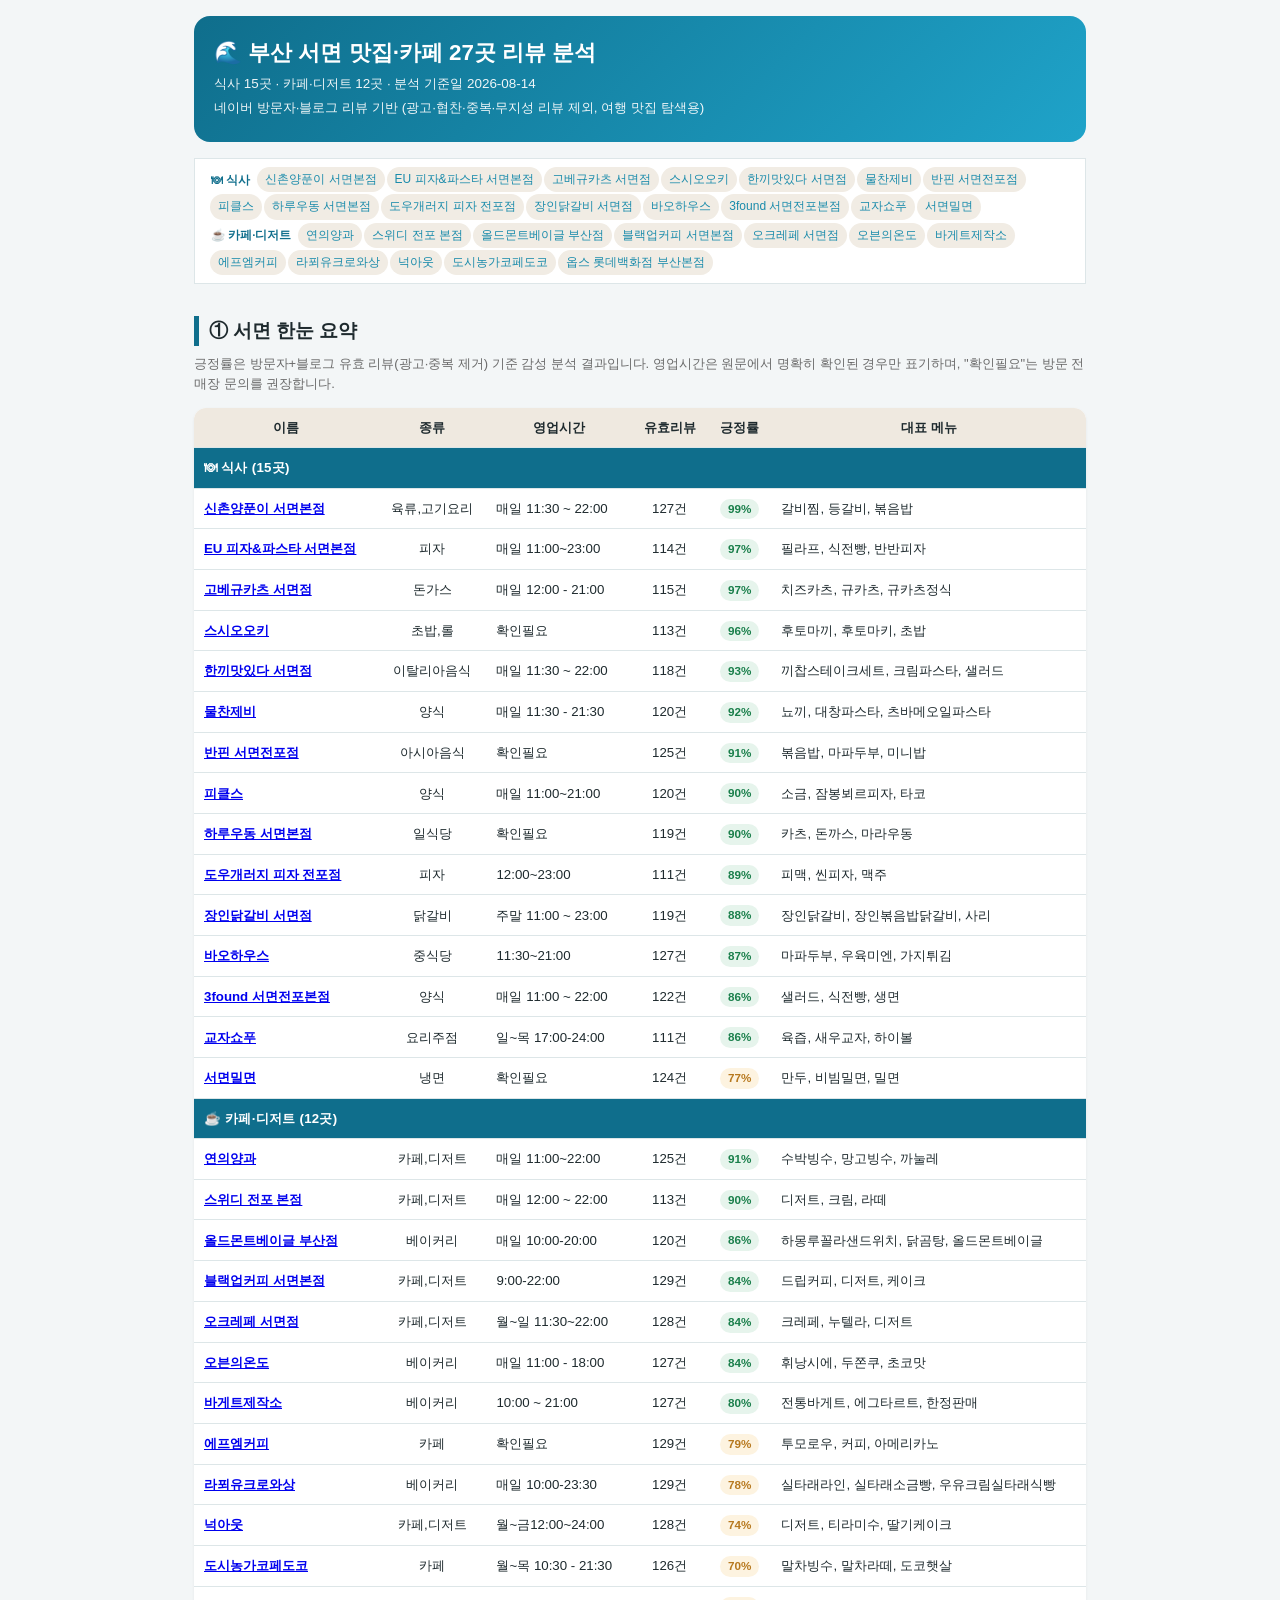
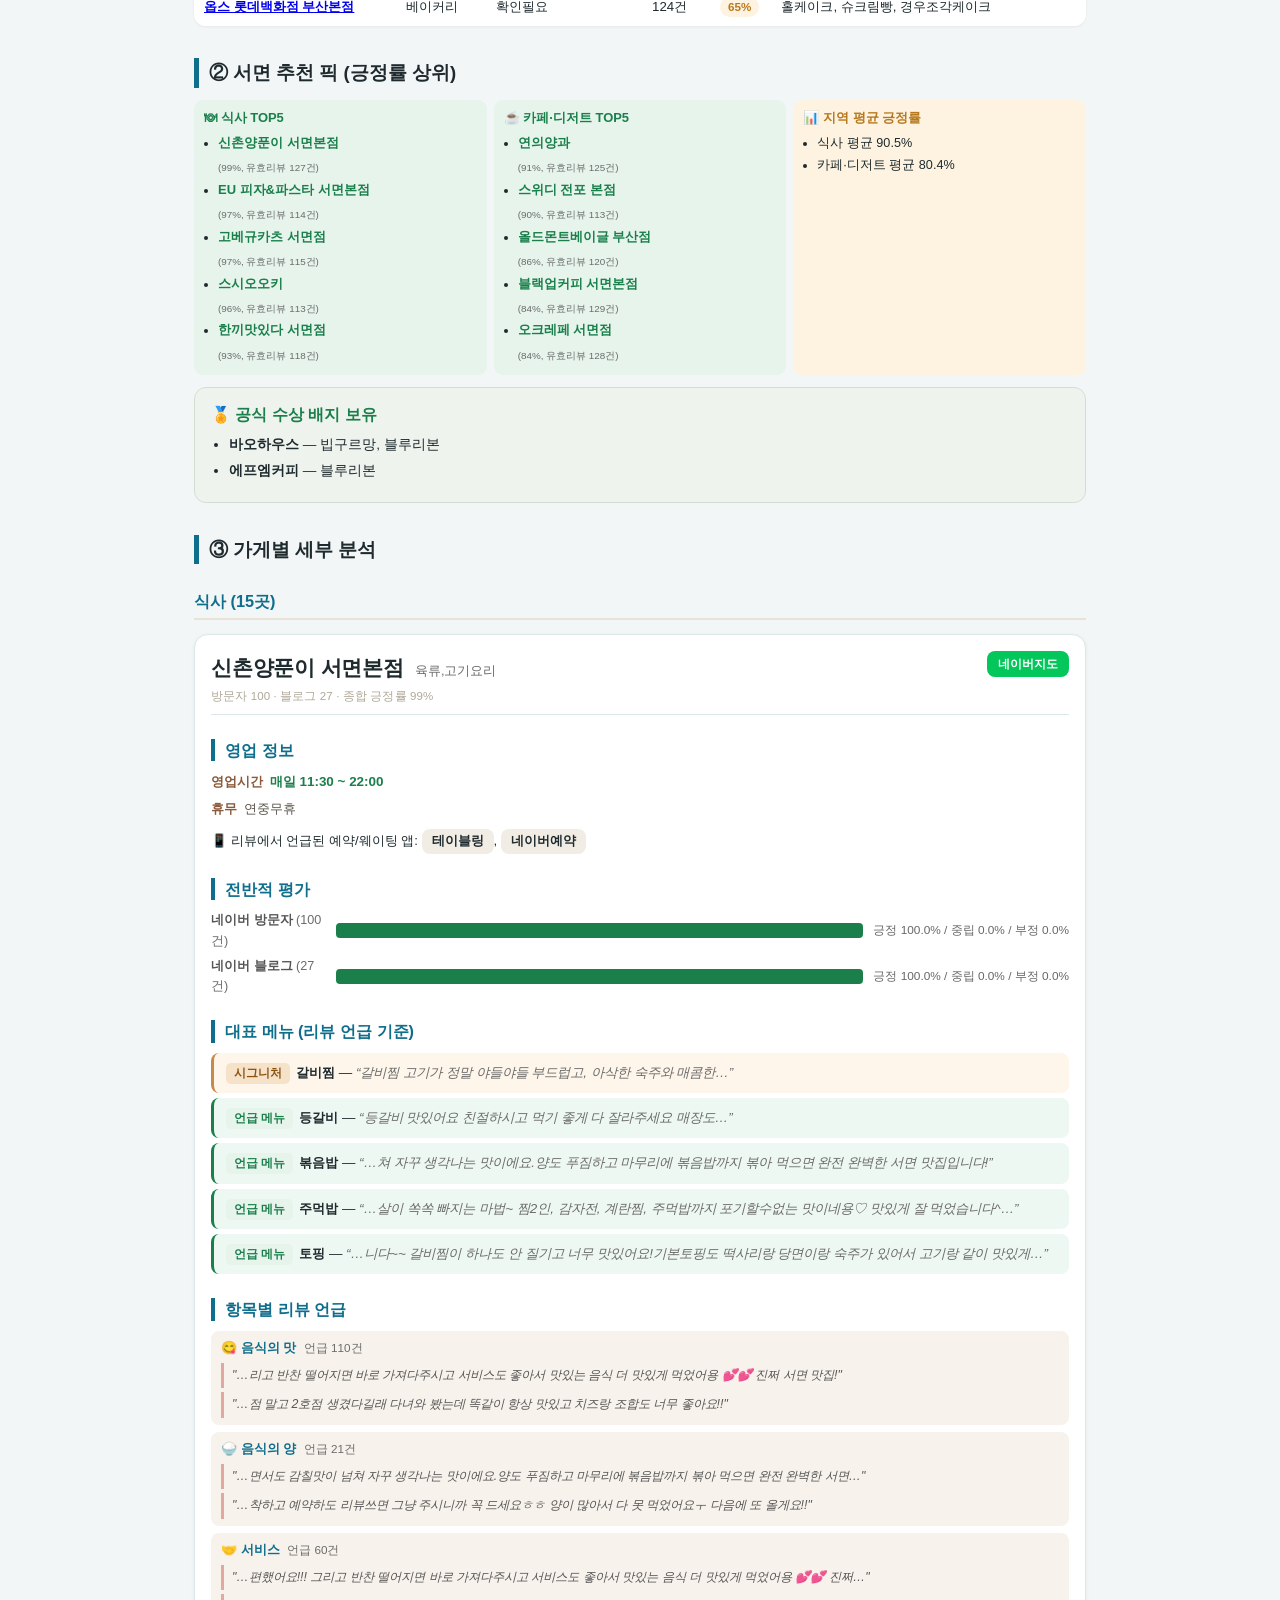
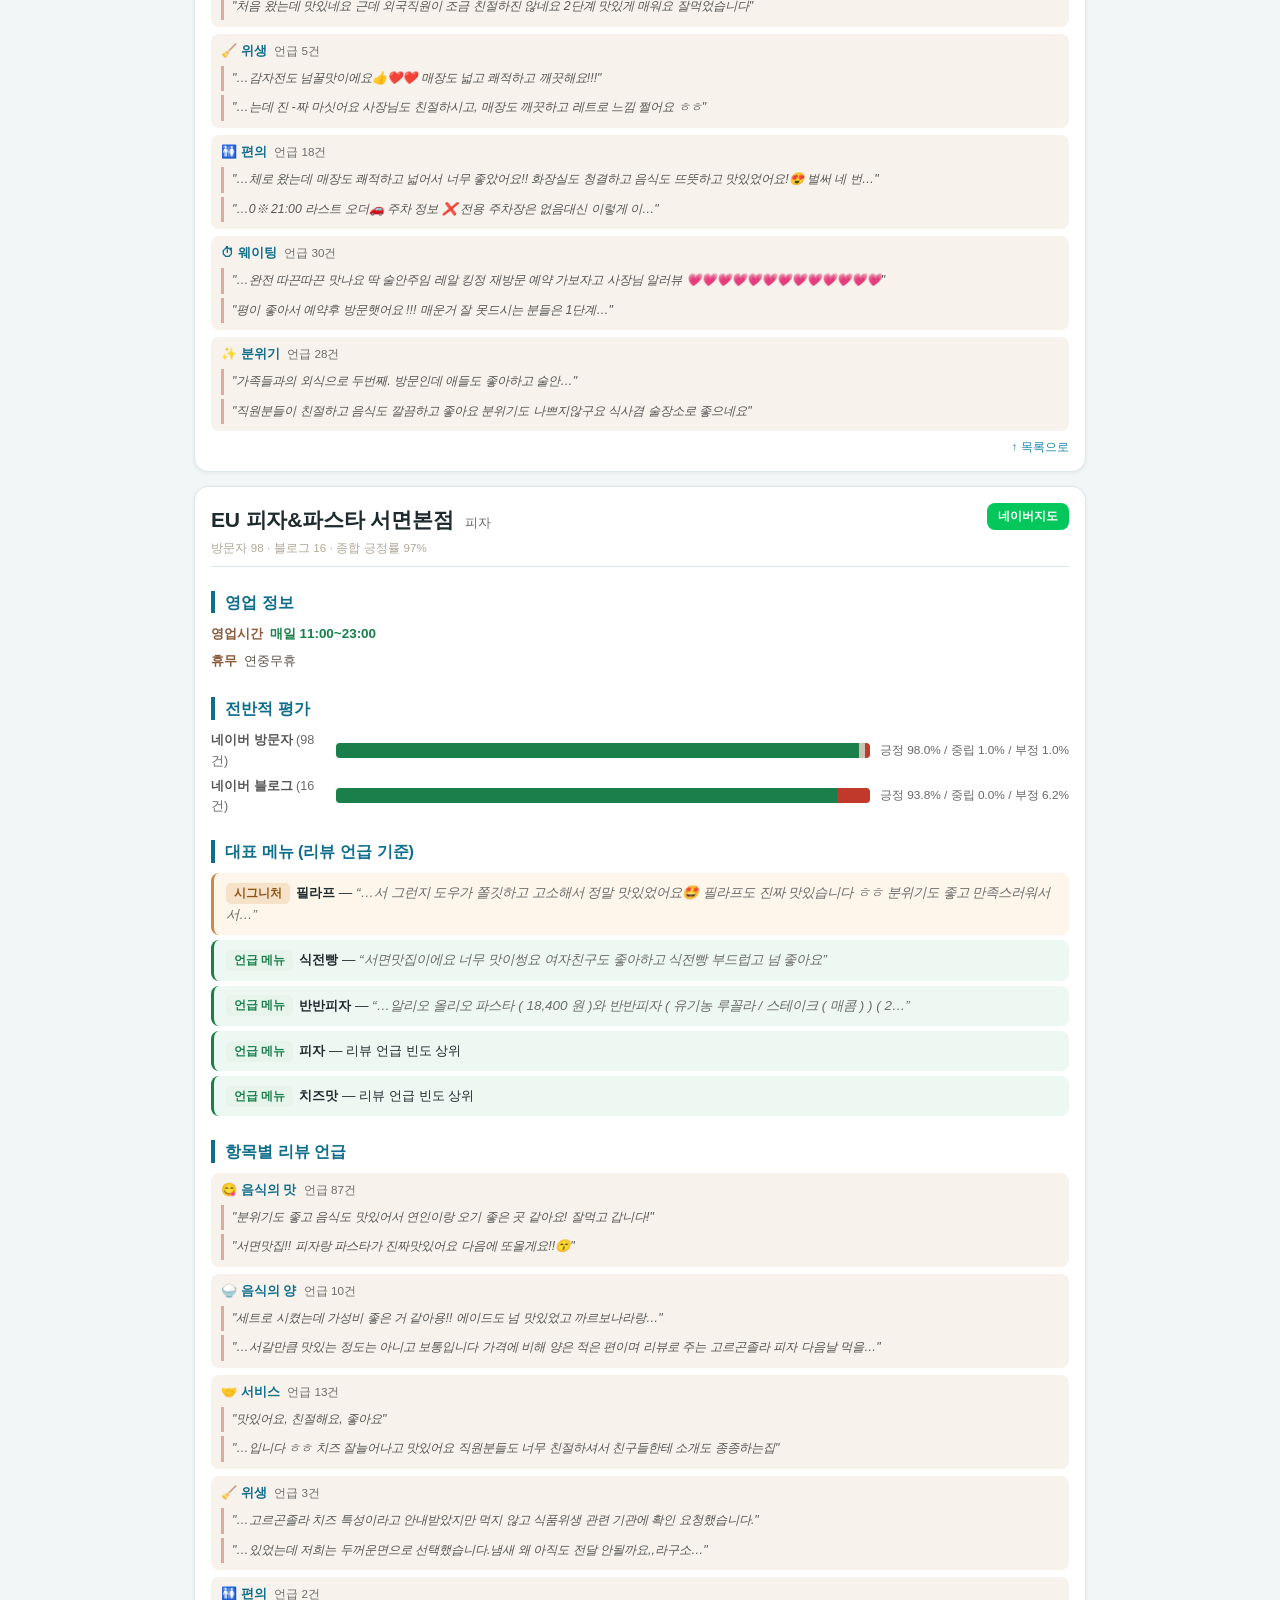
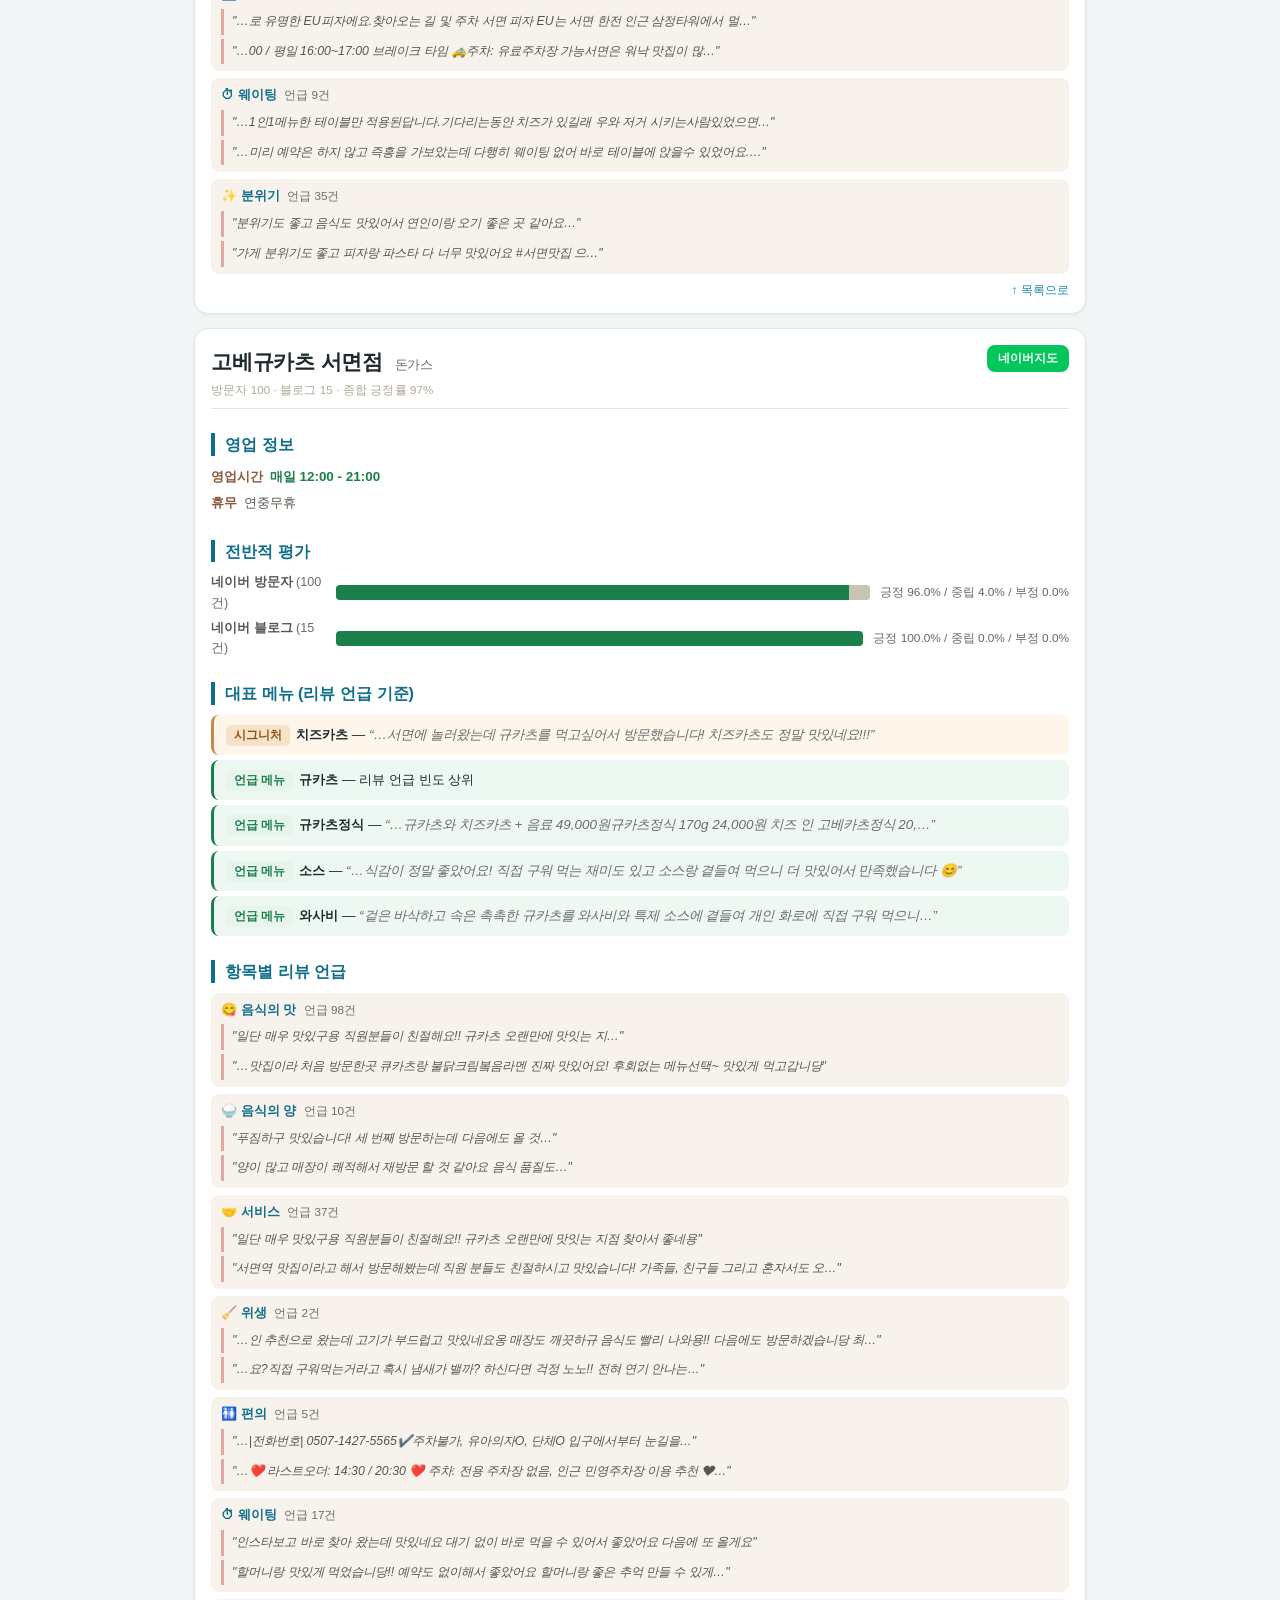
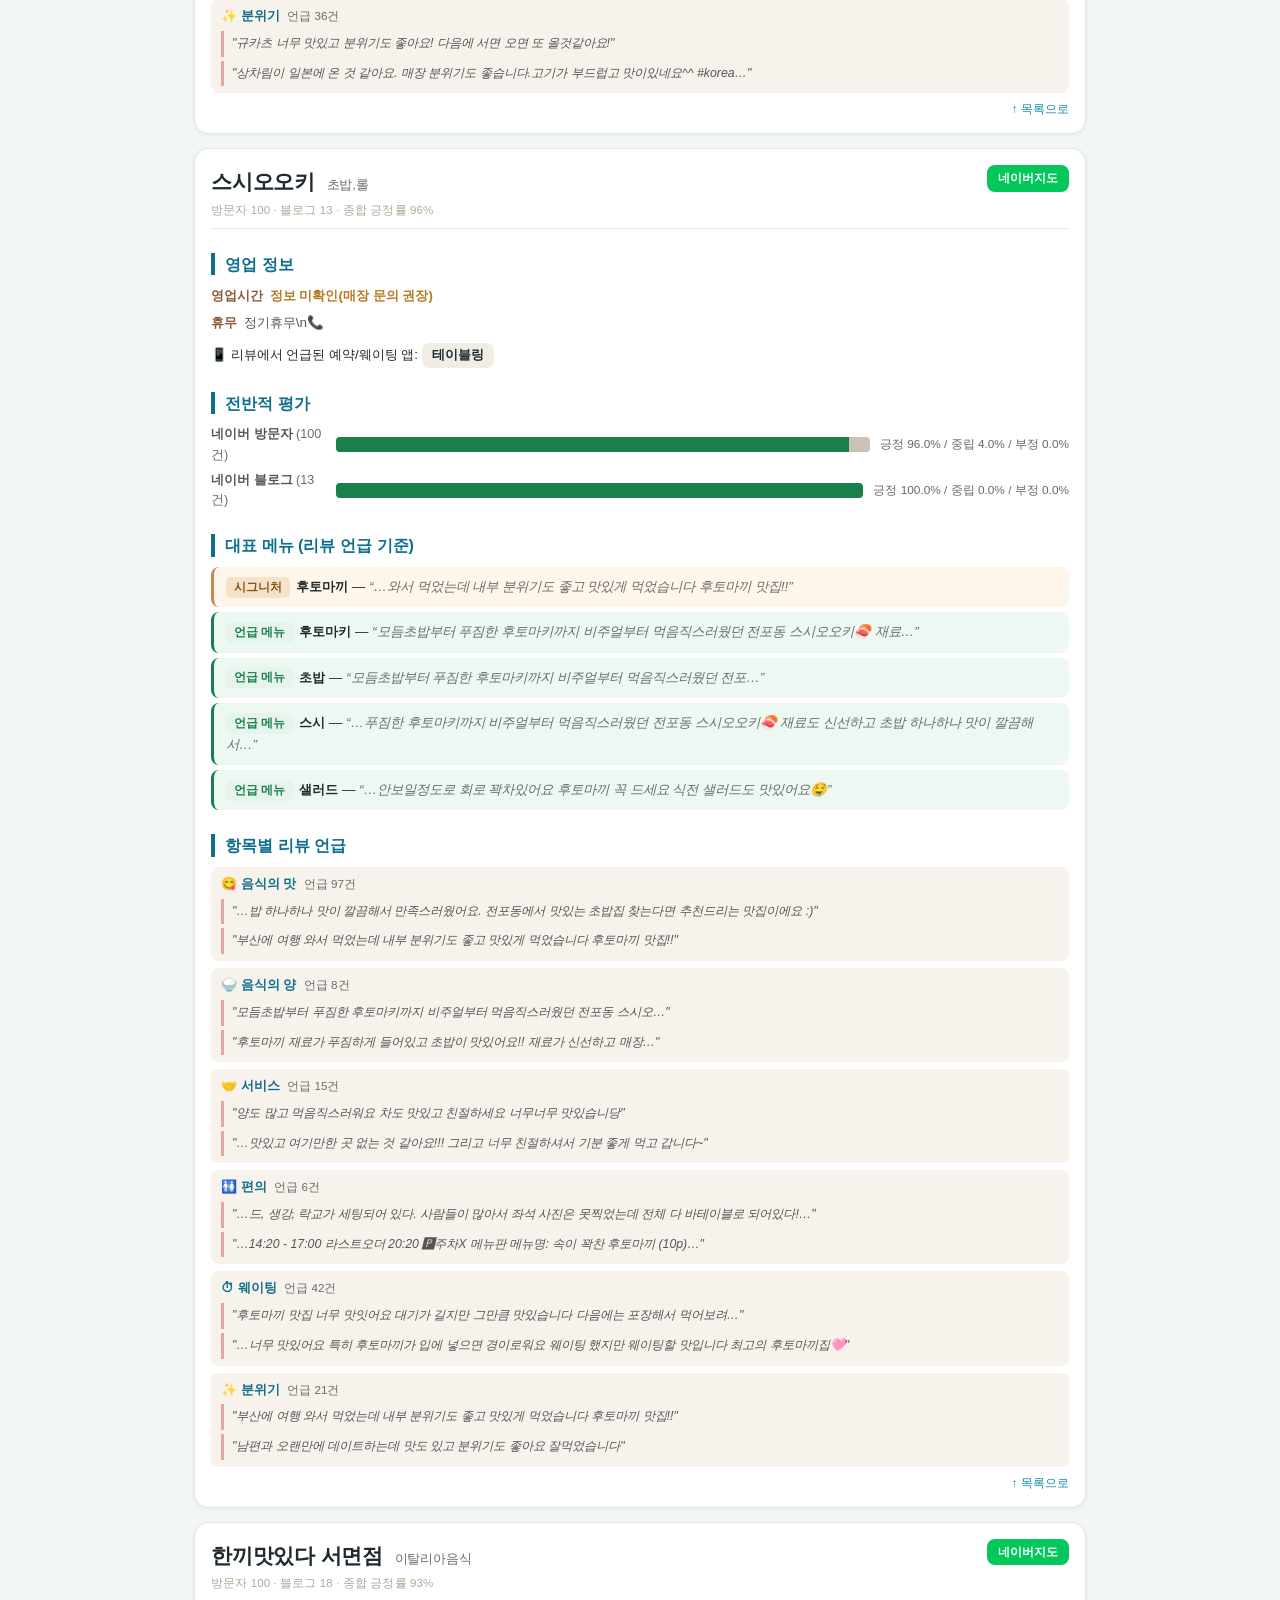
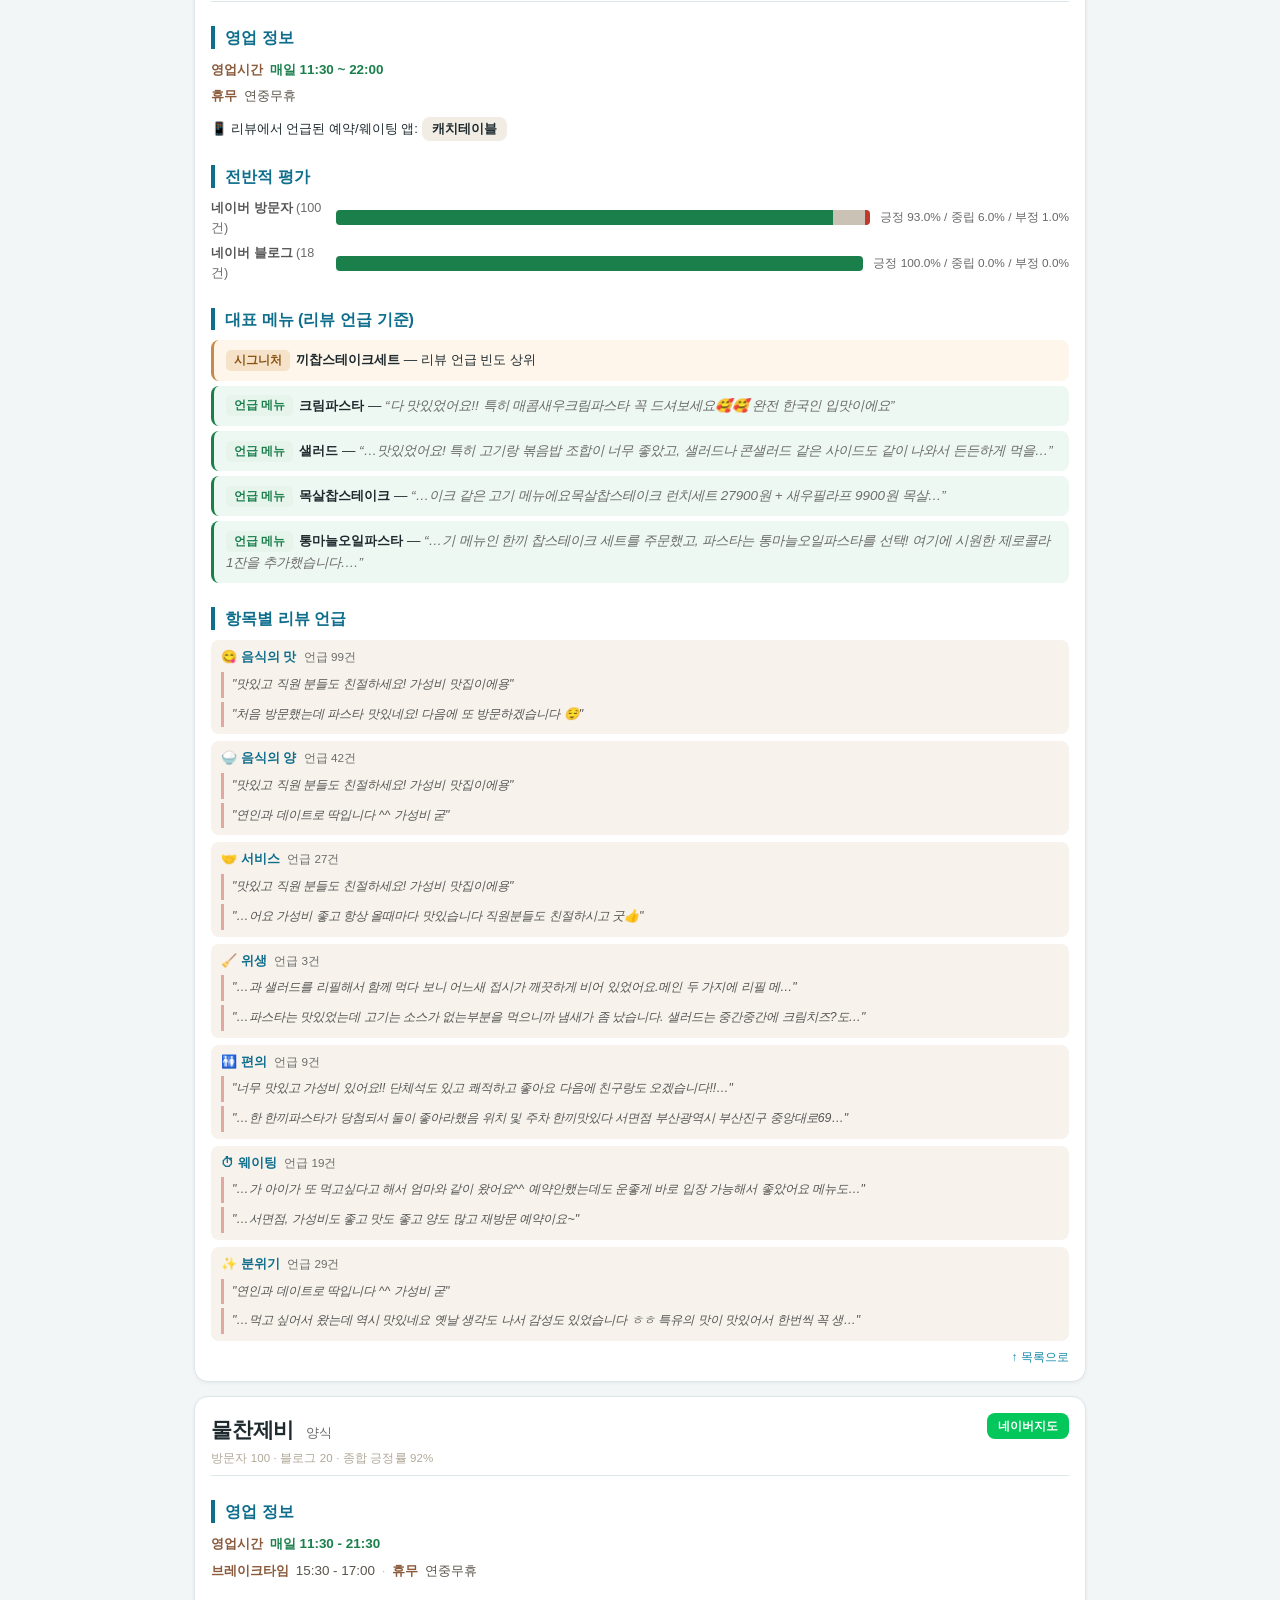
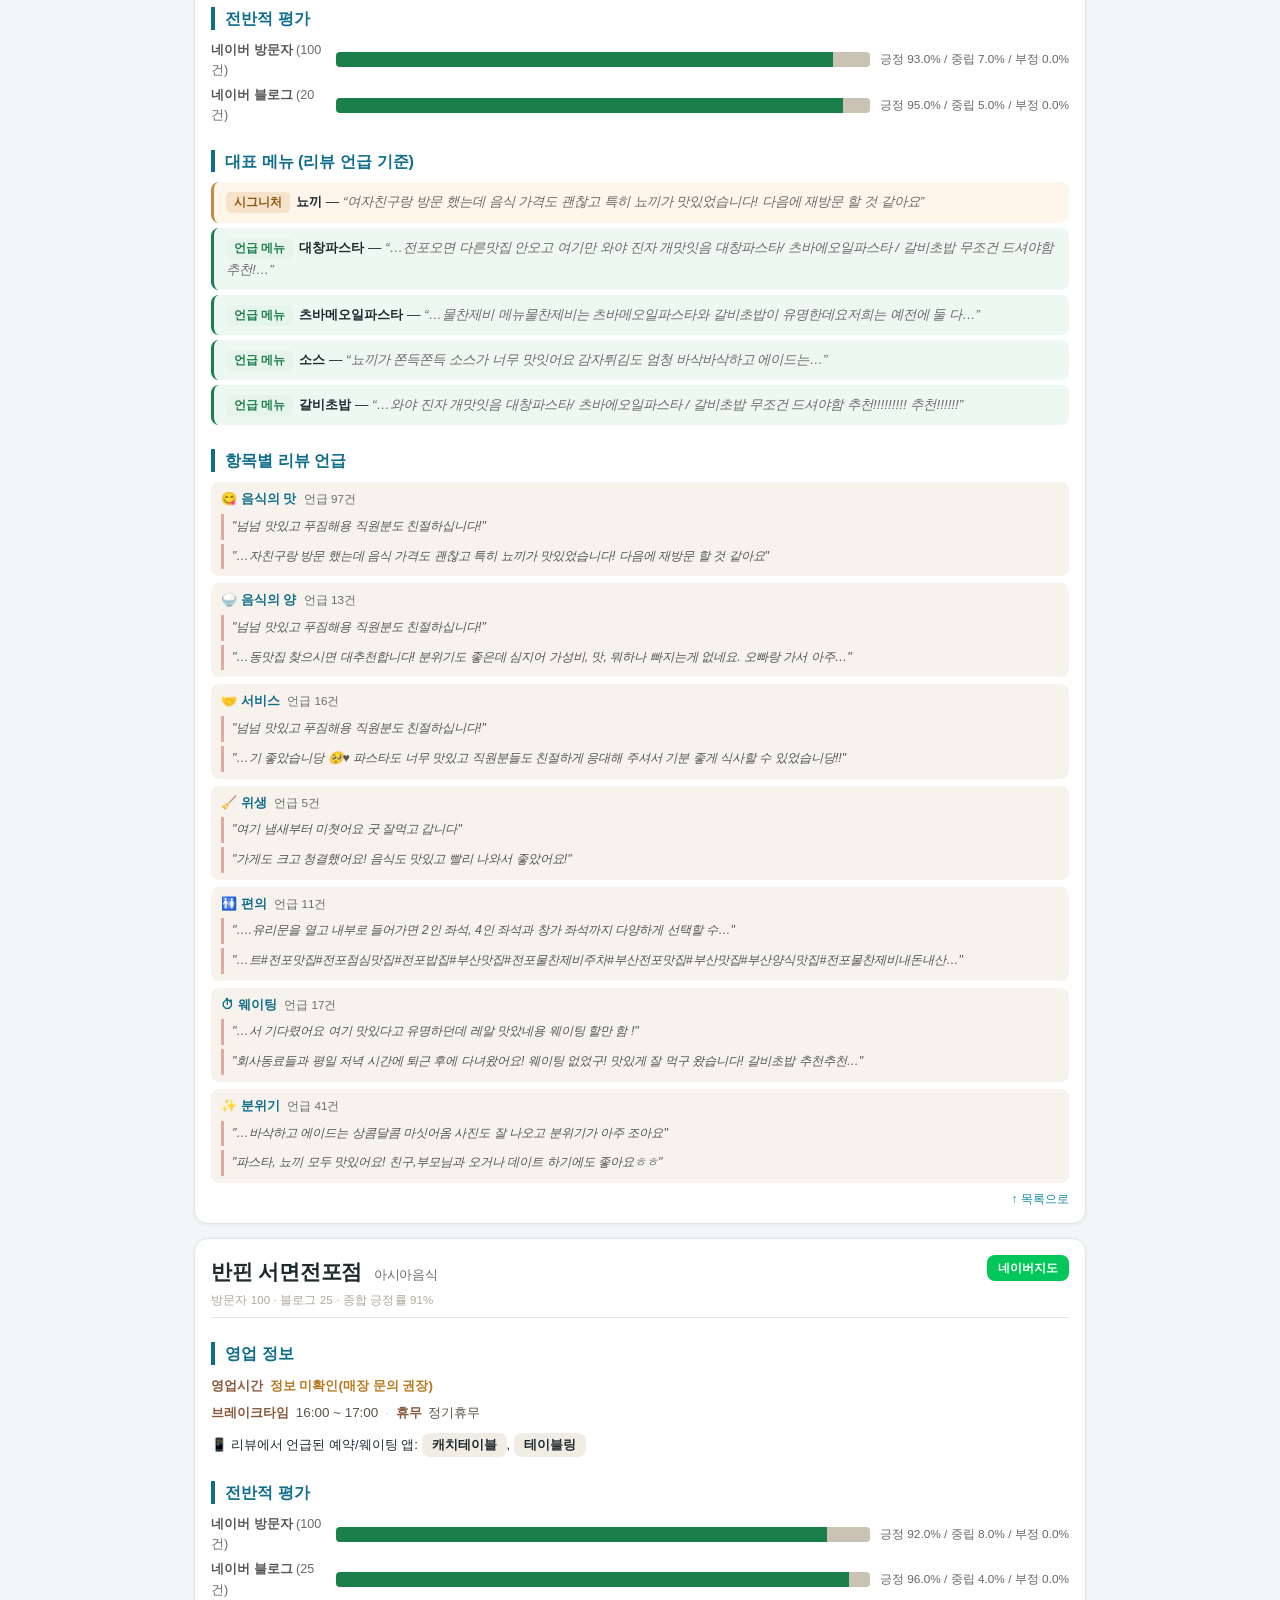
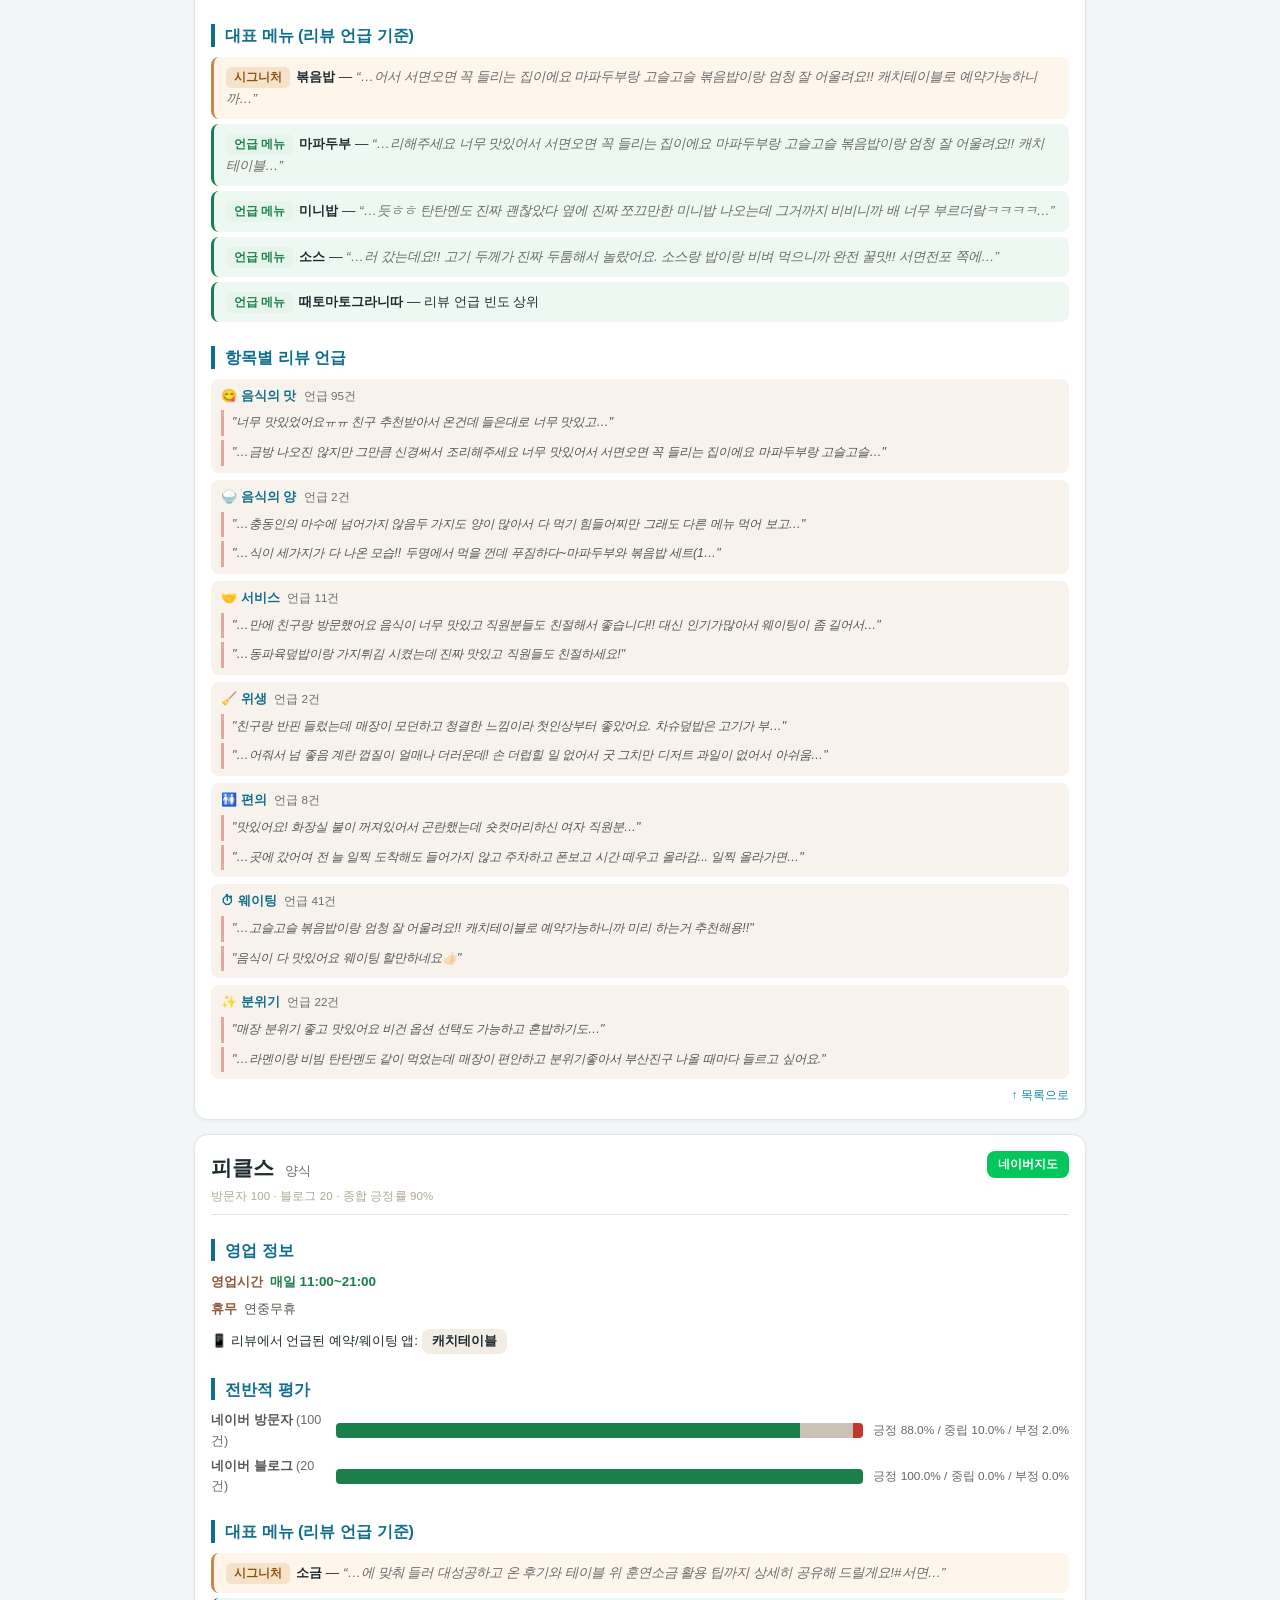
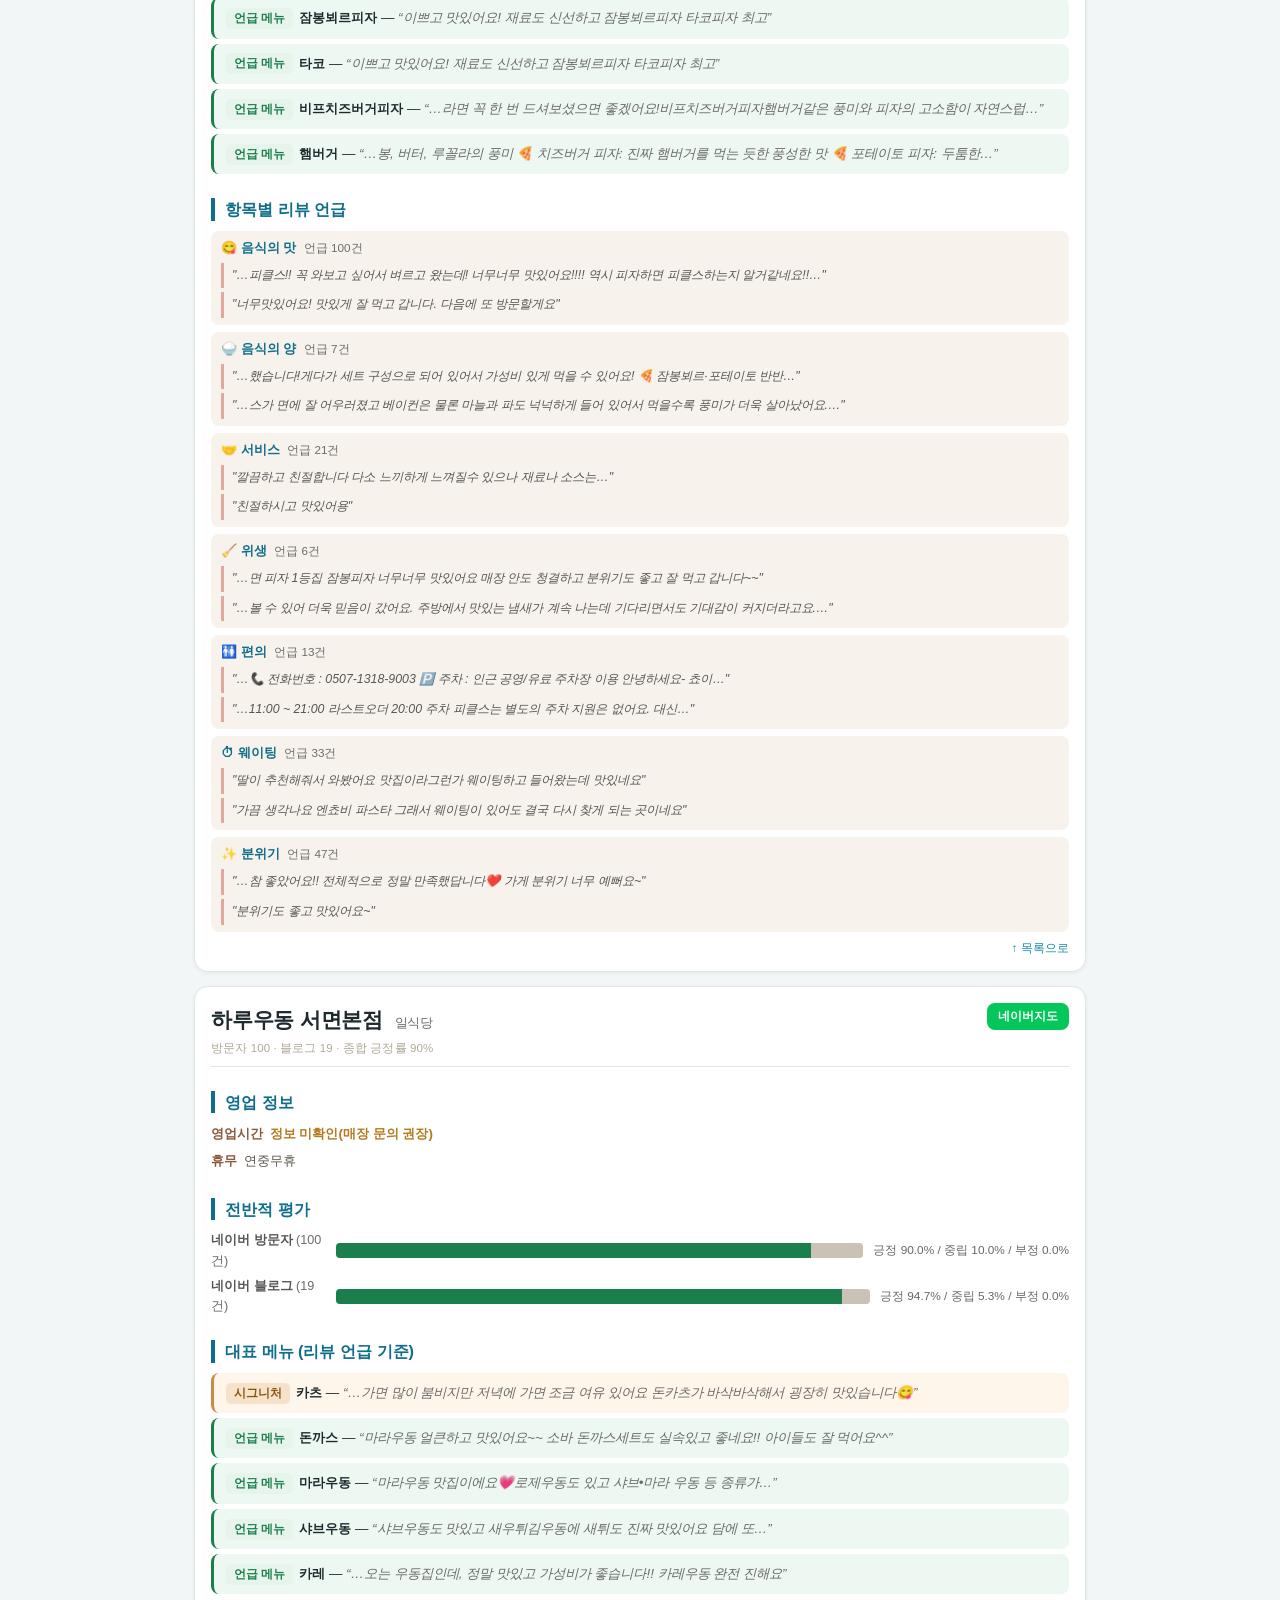
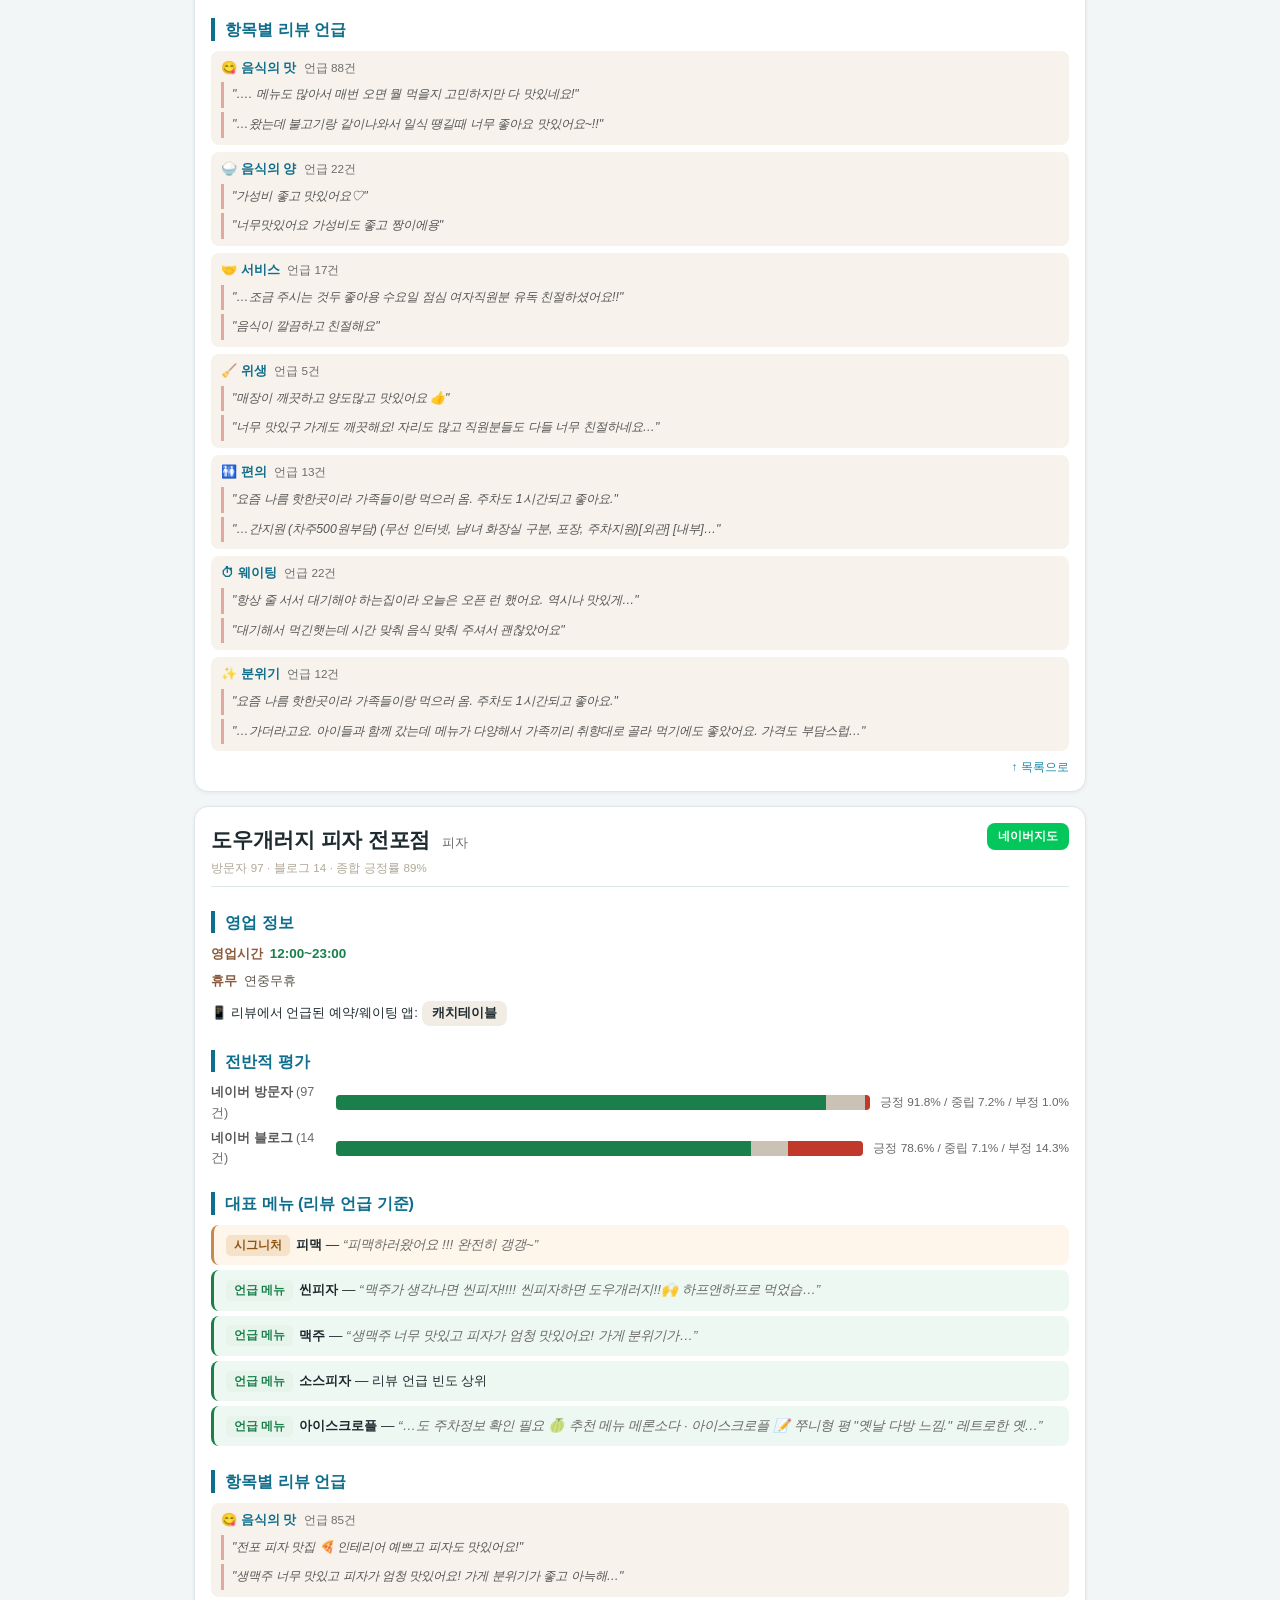
<file: reports/부산_서면_맛집카페_분석리포트.html>
<!DOCTYPE html>
<html lang="ko">
<head>
<meta charset="UTF-8">
<meta name="viewport" content="width=device-width, initial-scale=1.0">
<title>부산 서면 맛집·카페 27곳 리뷰 분석</title>
<style>
      :root {
        --bg: #f3f6f7;
        --card: #fff;
        --ink: #1e2a2e;
        --sub: #6b6b6b;
        --line: #dde6e8;
        --good: #1a7f4b;
        --good-bg: #e6f4ec;
        --bad: #c0392b;
        --bad-bg: #fbeae8;
        --warn: #b7791f;
        --warn-bg: #fdf3e0;
        --neu: #c9c2b5;
        --accent: #0f6e8c;
        --accent2: #1a8bab;
        --naver: #03c75a;
      }
      * {
        box-sizing: border-box;
        -webkit-tap-highlight-color: transparent;
      }
      body {
        margin: 0;
        background: var(--bg);
        color: var(--ink);
        font-family: "Apple SD Gothic Neo", "Malgun Gothic", sans-serif;
        line-height: 1.6;
        font-size: 16px;
        -webkit-text-size-adjust: 100%;
      }
      .wrap {
        max-width: 920px;
        margin: 0 auto;
        padding: 16px 14px 70px;
      }
      header.top {
        background: linear-gradient(135deg, #0f6e8c, #1fa3c9);
        color: #fff;
        border-radius: 16px;
        padding: 22px 20px;
        margin-bottom: 16px;
      }
      header.top h1 {
        margin: 0 0 6px;
        font-size: 1.4rem;
        line-height: 1.3;
      }
      header.top p {
        margin: 2px 0;
        opacity: 0.93;
        font-size: 0.84rem;
      }

      .toc {
        background: var(--card);
        border: 1px solid var(--line);
        border-radius: 12px;
        padding: 12px 14px;
        margin-bottom: 16px;
        font-size: 0.85rem;
      }
      .toc b {
        color: var(--accent);
        display: block;
        margin-bottom: 5px;
      }
      .toc a {
        display: inline-block;
        color: var(--accent2);
        text-decoration: none;
        padding: 4px 9px;
        margin: 2px;
        background: #f1ece4;
        border-radius: 14px;
        font-size: 0.8rem;
      }
      .toc .gmark {
        color: var(--good);
      }
      .toc hr {
        border: none;
        border-top: 1px dashed var(--line);
        margin: 8px 0;
      }

      h2.sec {
        font-size: 1.16rem;
        margin: 32px 0 12px;
        padding-left: 10px;
        border-left: 5px solid var(--accent);
        scroll-margin-top: 10px;
      }
      .note {
        font-size: 0.81rem;
        color: var(--sub);
        margin: -4px 0 13px;
      }

      .tscroll {
        overflow-x: auto;
        -webkit-overflow-scrolling: touch;
        border-radius: 12px;
        box-shadow: 0 1px 3px rgba(0, 0, 0, 0.06);
      }
      table {
        width: 100%;
        border-collapse: collapse;
        background: var(--card);
        font-size: 0.83rem;
        min-width: 540px;
      }
      th,
      td {
        padding: 9px 10px;
        text-align: center;
        border-bottom: 1px solid var(--line);
      }
      th {
        background: #efe9e0;
        font-weight: 700;
        white-space: nowrap;
      }
      td.l {
        text-align: left;
      }
      tr:last-child td {
        border-bottom: none;
      }
      tr.grp td {
        background: var(--accent);
        color: #fff;
        text-align: left;
        font-weight: 800;
        letter-spacing: 0.02em;
      }
      .yes {
        color: var(--good);
        font-weight: 700;
      }
      .no {
        color: var(--bad);
        font-weight: 700;
      }
      .maybe {
        color: var(--warn);
        font-weight: 700;
      }
      .star {
        color: #d89a1e;
        font-weight: 800;
        white-space: nowrap;
      }
      .nrev {
        color: var(--sub);
        font-size: 0.78em;
        font-weight: 500;
      }
      .pill {
        display: inline-block;
        padding: 1px 8px;
        border-radius: 14px;
        font-size: 0.73rem;
        font-weight: 700;
        white-space: nowrap;
      }
      .p-go {
        background: var(--good-bg);
        color: var(--good);
      }
      .p-no {
        background: var(--bad-bg);
        color: var(--bad);
      }
      .p-warn {
        background: var(--warn-bg);
        color: var(--warn);
      }

      .subh {
        margin: 24px 0 6px;
        color: var(--accent);
        font-size: 1.02rem;
        border-bottom: 2px solid #e9e2d6;
        padding-bottom: 4px;
      }
      .detail {
        background: var(--card);
        border: 1px solid var(--line);
        border-radius: 14px;
        padding: 16px 16px 14px;
        margin: 14px 0;
        box-shadow: 0 1px 4px rgba(0, 0, 0, 0.06);
        scroll-margin-top: 10px;
      }
      .tips {
        display: grid;
        grid-template-columns: repeat(3, 1fr);
        gap: 9px;
        margin: 11px 0 4px;
      }
      .tips .t {
        border-radius: 9px;
        padding: 8px 10px;
        font-size: 0.8rem;
      }
      .t-good {
        background: var(--good-bg);
      }
      .t-bad {
        background: var(--bad-bg);
      }
      .t-tip {
        background: var(--warn-bg);
      }
      .t b {
        display: block;
        margin-bottom: 3px;
      }
      .tips ul {
        margin: 0;
        padding-left: 15px;
      }
      .tips li {
        margin: 2px 0;
      }
      .maps {
        display: flex;
        gap: 8px;
        margin-top: 12px;
      }
      .maps a {
        flex: 1;
        text-align: center;
        text-decoration: none;
        font-weight: 700;
        padding: 11px 6px;
        border-radius: 10px;
        font-size: 0.85rem;
        min-height: 44px;
        display: flex;
        align-items: center;
        justify-content: center;
      }
      .m-naver {
        background: var(--naver);
        color: #fff;
      }
      .m-kakao {
        background: var(--kakao);
        color: var(--kakaoink);
      }
      .totop {
        display: block;
        text-align: right;
        font-size: 0.74rem;
        color: var(--accent2);
        text-decoration: none;
        margin-top: 6px;
      }

      .legend {
        font-size: 0.79rem;
        color: var(--sub);
        margin: 10px 0 0;
      }
      .tip {
        background: #eef3ee;
        border: 1px solid #cfe0d3;
        border-radius: 12px;
        padding: 14px 16px;
        margin-top: 12px;
      }
      .tip.mon {
        background: #f2eef6;
        border-color: #ddd0e6;
      }
      .tip h4 {
        margin: 0 0 6px;
        color: var(--good);
        font-size: 1rem;
      }
      .tip.mon h4 {
        color: #7d4ba3;
      }
      ul.tight {
        margin: 6px 0;
        padding-left: 18px;
      }
      ul.tight li {
        margin: 4px 0;
        font-size: 0.85rem;
      }
      .em {
        background: #fff3cf;
        padding: 0 3px;
        border-radius: 3px;
      }
      .foot {
        font-size: 0.75rem;
        color: var(--sub);
        margin-top: 26px;
        border-top: 1px solid var(--line);
        padding-top: 12px;
      }
      @media (max-width: 680px) {
        body {
          font-size: 15px;
        }
        .wrap {
          padding: 12px 10px 60px;
        }
        header.top h1 {
          font-size: 1.2rem;
        }
        .tips {
          grid-template-columns: 1fr;
        }
      }

      /* ===== v5 스타일 ===== */
      /* TOC — sticky & compact */
      .toc {
        position: sticky;
        top: 0;
        z-index: 100;
        background: var(--card);
        border: 1px solid var(--line);
        border-radius: 0;
        padding: 6px 14px;
        margin-bottom: 12px;
        font-size: 0.82rem;
      }
      .toc b {
        color: var(--accent);
        display: inline;
        margin-right: 4px;
      }
      .toc a {
        padding: 3px 8px;
        margin: 1px;
        font-size: 0.75rem;
      }
      .toc hr {
        border: none;
        border-top: 1px dashed var(--line);
        margin: 4px 0;
      }

      /* 레스토랑 카드 */
      .rest-sec {
        background: var(--card);
        border: 1px solid var(--line);
        border-radius: 14px;
        padding: 16px 16px 14px;
        margin: 14px 0;
        box-shadow: 0 1px 4px rgba(0, 0, 0, 0.06);
        scroll-margin-top: 60px;
      }

      /* 헤더 — 식당명 + 리뷰 건수 (좌) / 지도 버튼 (우) */
      .rest-hd {
        display: flex;
        justify-content: space-between;
        align-items: flex-start;
        flex-wrap: wrap;
        gap: 8px 10px;
        border-bottom: 1px solid var(--line);
        padding-bottom: 8px;
        margin-bottom: 12px;
      }
      .rest-hd-l {
        display: flex;
        flex-direction: column;
        gap: 2px;
        min-width: 0;
      }
      .hd-maps {
        display: flex;
        gap: 6px;
        flex-shrink: 0;
        margin-left: auto;
      }
      .hd-maps a {
        text-decoration: none;
        font-weight: 700;
        font-size: 0.74rem;
        padding: 6px 11px;
        border-radius: 8px;
        white-space: nowrap;
        line-height: 1.2;
        display: inline-flex;
        align-items: center;
      }
      .rest-name {
        margin: 0;
        font-size: 1.32rem;
        font-weight: 800;
        letter-spacing: -0.01em;
      }
      .rest-cat {
        font-size: 0.8rem;
        color: var(--sub);
        font-weight: 500;
        margin-left: 6px;
      }
      .rest-sub {
        font-size: 0.8rem;
        color: var(--sub);
        font-weight: 400;
      }
      .rev-cnt {
        font-size: 0.72rem;
        color: #b0a898;
        white-space: nowrap;
        letter-spacing: 0.01em;
      }

      /* 영업정보 — 텍스트 배치 (영업시간 줄 / 기타 줄 분리) */
      .biz-info {
        font-size: 0.84rem;
        margin: 4px 0 2px;
        color: #3a352e;
      }
      .bi-hours {
        line-height: 1.7;
        margin-bottom: 3px;
      }
      .bi-hours .bi-day {
        font-weight: 600;
      }
      .bi-etc {
        line-height: 1.8;
        color: #5a534a;
      }
      .biz-info .bi-lab {
        color: #8a5a3b;
        font-weight: 700;
        margin-right: 3px;
      }
      .biz-info .bi-warn {
        color: var(--bad);
      }
      .biz-info .bi-sep {
        color: #cdc6b8;
        margin: 0 3px;
      }

      /* 섹션 소제목 — 크기·간격 확대 */
      .rs-title {
        font-size: 1.02rem;
        font-weight: 700;
        color: var(--accent);
        border-left: 4px solid var(--accent);
        padding-left: 10px;
        margin: 24px 0 10px;
        line-height: 1.4;
      }
      .rs-sec {
        margin-bottom: 3px;
      }
      .rs-sec:first-of-type .rs-title {
        margin-top: 6px;
      }

      /* 감성 바 */
      .sent-bar-wrap {
        display: flex;
        align-items: center;
        gap: 10px;
        margin: 5px 0;
        flex-wrap: wrap;
      }
      .sent-label {
        width: 115px;
        flex-shrink: 0;
        font-weight: 600;
        color: #555;
        font-size: 0.79rem;
      }
      .n-cnt {
        font-weight: 400;
        color: var(--sub);
      }
      .warn-tag {
        color: var(--warn);
        font-size: 0.72rem;
      }
      .bar-track {
        flex: 1;
        min-width: 80px;
        background: #e9e4dd;
        border-radius: 4px;
        height: 15px;
        overflow: hidden;
        display: flex;
      }
      .bar-pos {
        background: var(--good);
        height: 100%;
      }
      .bar-neg {
        background: var(--bad);
        height: 100%;
      }
      .bar-neu {
        background: #c9c2b5;
        height: 100%;
      }
      .sent-nums {
        font-size: 0.74rem;
        color: #666;
        white-space: nowrap;
      }

      /* 영업정보 그리드 */
      .info-grid2 {
        display: grid;
        grid-template-columns: repeat(auto-fill, minmax(210px, 1fr));
        gap: 5px;
        font-size: 0.82rem;
        margin: 4px 0;
      }
      .ig-row {
        background: #f7f3ec;
        border-radius: 6px;
        padding: 6px 10px;
      }
      .ig-lab {
        font-weight: 700;
        color: #666;
        font-size: 0.72rem;
        display: block;
        margin-bottom: 1px;
      }
      .ig-val {
        line-height: 1.5;
      }
      .ig-warn {
        color: var(--bad);
        font-weight: 700;
      }

      /* 메뉴 */
      .menu-recs {
        display: grid;
        grid-template-columns: repeat(auto-fill, minmax(165px, 1fr));
        gap: 5px;
        margin: 4px 0;
      }
      .mrec {
        background: #f7f3ec;
        border-radius: 6px;
        padding: 6px 10px;
        font-size: 0.81rem;
      }
      .mr-name {
        font-weight: 700;
        display: block;
      }
      .mr-price {
        color: var(--accent2);
        font-size: 0.77rem;
        display: block;
      }
      .mr-desc {
        color: var(--sub);
        font-size: 0.73rem;
        display: block;
        margin-top: 1px;
      }

      /* 메뉴 — 정성 분석 (메뉴별 줄바꿈) */
      .menu-q {
        margin: 4px 0 2px;
      }
      .menu-q p {
        margin: 9px 0 4px;
        font-size: 0.84rem;
        line-height: 1.6;
      }
      .mq-tag {
        display: inline-block;
        font-size: 0.72rem;
        font-weight: 800;
        border-radius: 5px;
        padding: 1px 8px;
        margin-right: 6px;
        white-space: nowrap;
        vertical-align: middle;
      }
      .mq-sig {
        background: #f5e2c8;
        color: #8a5311;
      }
      .mq-rec {
        background: var(--good-bg);
        color: var(--good);
      }
      .mq-combo {
        background: #e6eef6;
        color: #2f5d8a;
      }
      .mq-surp {
        background: #efe6f6;
        color: #7d4ba3;
      }
      .mq-miss {
        background: var(--bad-bg);
        color: var(--bad);
      }
      .menu-q q {
        color: #6b6b6b;
        font-style: italic;
      }
      .mq-price {
        color: var(--accent2);
        font-weight: 600;
        font-size: 0.79rem;
      }
      /* 메뉴별 한 줄 리스트 */
      .mq-list {
        list-style: none;
        margin: 3px 0 6px;
        padding: 0;
      }
      .mq-list li {
        font-size: 0.84rem;
        line-height: 1.55;
        margin: 3px 0;
        padding-left: 14px;
        position: relative;
      }
      .mq-list li::before {
        content: "•";
        position: absolute;
        left: 2px;
        color: var(--accent2);
      }
      .mq-list .mq-name {
        font-weight: 700;
      }

      /* 주문팁 */
      .otips {
        margin: 4px 0;
        padding-left: 16px;
        font-size: 0.82rem;
      }
      .otips li {
        margin: 3px 0;
      }

      /* 트렌드 */
      .trend-p {
        font-size: 0.82rem;
        color: #555;
        margin: 4px 0;
        line-height: 1.7;
      }

      /* 예약·대기 */
      .resv-p {
        font-size: 0.82rem;
        margin: 4px 0;
      }
      .waiting-tag {
        display: inline-block;
        background: #f1ece4;
        border-radius: 8px;
        padding: 2px 10px;
        font-size: 0.79rem;
        font-weight: 700;
        margin-top: 4px;
      }

      /* 부정 이슈 */
      .neg-box {
        margin: 4px 0;
      }
      .neg-pattern {
        margin: 7px 0;
        padding: 7px 10px;
        background: var(--bad-bg);
        border-radius: 8px;
      }
      .neg-ph {
        font-size: 0.81rem;
        font-weight: 700;
        color: #7a241b;
        margin-bottom: 3px;
      }
      .neg-cnt {
        color: var(--bad);
      }
      .neg-dr {
        color: var(--sub);
        font-size: 0.73rem;
        font-weight: 400;
        margin-left: 4px;
      }
      .neg-q {
        border-left: 3px solid #e0a89f;
        padding: 3px 0 3px 8px;
        margin: 4px 0 0;
        font-size: 0.77rem;
        color: #555;
        font-style: italic;
      }
      .neg-qd {
        color: var(--sub);
        font-size: 0.72rem;
        font-style: normal;
      }
      .no-neg,
      .no-data {
        font-size: 0.8rem;
        color: var(--sub);
        margin: 4px 0;
      }
      .neg-an {
        font-size: 0.79rem;
        color: #5a4b46;
        margin: 2px 0 3px;
        line-height: 1.55;
      }
      .neg-trend {
        font-size: 0.79rem;
        border-radius: 8px;
        padding: 7px 10px;
        margin: 7px 0;
        line-height: 1.55;
      }
      .neg-trend.up {
        background: #fbeae8;
        color: #7a241b;
      }
      .neg-trend.flat {
        background: #eef1ec;
        color: #4a5a48;
      }
      .neg-trend b {
        font-weight: 800;
      }
      .neg-single {
        margin: 7px 0;
        padding: 7px 10px;
        background: #faf6ef;
        border: 1px dashed #e0d6c4;
        border-radius: 8px;
      }
      .neg-single .ns-h {
        font-size: 0.78rem;
        font-weight: 700;
        color: #8a5a3b;
        margin-bottom: 2px;
      }
      .neg-minor {
        font-size: 0.79rem;
        color: #6b6b6b;
        margin: 5px 0 2px;
      }

      /* 추천/비추/팁 3열 */
      .tips3col {
        display: grid;
        grid-template-columns: repeat(3, 1fr);
        gap: 7px;
        margin: 10px 0 6px;
      }
      .t3 {
        border-radius: 9px;
        padding: 8px 10px;
        font-size: 0.79rem;
      }
      .t3 b {
        display: block;
        font-size: 0.81rem;
        margin-bottom: 4px;
      }
      .t3 ul {
        margin: 0;
        padding-left: 14px;
      }
      .t3 li {
        margin: 2px 0;
      }
      .t3-good {
        background: var(--good-bg);
      }
      .t3-good b {
        color: var(--good);
      }
      .t3-bad {
        background: var(--bad-bg);
      }
      .t3-bad b {
        color: var(--bad);
      }
      .t3-tip {
        background: var(--warn-bg);
      }
      .t3-tip b {
        color: var(--warn);
      }

      /* 종합의견 */
      .verdict-box {
        background: #f9f5ef;
        border: 1px solid var(--line);
        border-radius: 8px;
        padding: 10px 13px;
        font-size: 0.85rem;
        margin-top: 8px;
      }
      .verdict-box b {
        color: var(--accent);
      }

      @media (max-width: 680px) {
        .tips3col {
          grid-template-columns: 1fr;
        }
        .info-grid2,
        .menu-recs {
          grid-template-columns: 1fr;
        }
        .rest-hd {
          flex-direction: column;
          align-items: flex-start;
        }
        .rev-cnt {
          font-size: 0.69rem;
        }
      }

      /* TOC 그룹 행 */
      .toc-row {
        display: flex;
        flex-wrap: wrap;
        align-items: center;
        margin: 1px 0;
      }
      .toc-gl {
        font-size: 0.72rem;
        font-weight: 800;
        color: var(--accent);
        padding: 3px 6px 3px 2px;
        white-space: nowrap;
      }

      /* 메뉴 추천 박스 */
      .mq-box {
        border-radius: 8px;
        padding: 9px 12px;
        margin: 5px 0;
        font-size: 0.84rem;
        line-height: 1.65;
      }
      .mq-box-sig {
        background: #fef6eb;
        border-left: 3px solid #c88a4a;
      }
      .mq-box-rec {
        background: #eef8f2;
        border-left: 3px solid var(--good);
      }
      .mq-box-combo {
        background: #edf3fa;
        border-left: 3px solid #4a7db5;
      }
      .mq-box-surp {
        background: #f3effe;
        border-left: 3px solid #9b5ad4;
      }
      .mq-box-miss {
        background: var(--bad-bg);
        border-left: 3px solid var(--bad);
      }
      .mq-box q {
        color: #6b6b6b;
        font-style: italic;
      }
      .mq-box .mq-list {
        margin: 5px 0 0;
      }
    </style>
</head>
<body>
<div class="wrap" id="top">
  <header class="top">
    <h1>🌊 부산 서면 맛집·카페 27곳 리뷰 분석</h1>
    <p>식사 15곳 · 카페·디저트 12곳 · 분석 기준일 2026-08-14</p>
    <p>네이버 방문자·블로그 리뷰 기반 (광고·협찬·중복·무지성 리뷰 제외, 여행 맛집 탐색용)</p>
  </header>

  <div class="toc">
    <div class="toc-row"><span class="toc-gl">🍽 식사</span><a href="#신촌양푼이서면본점">신촌양푼이 서면본점</a><a href="#EU피자파스타서면본점">EU 피자&amp;파스타 서면본점</a><a href="#고베규카츠서면점">고베규카츠 서면점</a><a href="#스시오오키">스시오오키</a><a href="#한끼맛있다서면점">한끼맛있다 서면점</a><a href="#물찬제비">물찬제비</a><a href="#반핀서면전포점">반핀 서면전포점</a><a href="#피클스">피클스</a><a href="#하루우동서면본점">하루우동 서면본점</a><a href="#도우개러지피자전포점">도우개러지 피자 전포점</a><a href="#장인닭갈비서면점">장인닭갈비 서면점</a><a href="#바오하우스">바오하우스</a><a href="#3found서면전포본점">3found 서면전포본점</a><a href="#교자쇼푸">교자쇼푸</a><a href="#서면밀면">서면밀면</a></div>
    <div class="toc-row"><span class="toc-gl">☕ 카페·디저트</span><a href="#연의양과">연의양과</a><a href="#스위디전포본점">스위디 전포 본점</a><a href="#올드몬트베이글부산점">올드몬트베이글 부산점</a><a href="#블랙업커피서면본점">블랙업커피 서면본점</a><a href="#오크레페서면점">오크레페 서면점</a><a href="#오븐의온도">오븐의온도</a><a href="#바게트제작소">바게트제작소</a><a href="#에프엠커피">에프엠커피</a><a href="#라푀유크로와상">라푀유크로와상</a><a href="#넉아웃">넉아웃</a><a href="#도시농가코페도코">도시농가코페도코</a><a href="#옵스롯데백화점부산본점">옵스 롯데백화점 부산본점</a></div>
  </div>

  <h2 class="sec" id="summary">① 서면 한눈 요약</h2>
  <p class="note">
    긍정률은 방문자+블로그 유효 리뷰(광고·중복 제거) 기준 감성 분석 결과입니다.
    영업시간은 원문에서 명확히 확인된 경우만 표기하며, "확인필요"는 방문 전 매장 문의를 권장합니다.
  </p>
  <div class="tscroll">
    <table>
      <tr><th>이름</th><th>종류</th><th>영업시간</th><th>유효리뷰</th><th>긍정률</th><th>대표 메뉴</th></tr>
      <tr class="grp"><td colspan="6">🍽 식사 (15곳)</td></tr>
      
          <tr>
            <td class="l"><a href="#신촌양푼이서면본점"><b>신촌양푼이 서면본점</b></a></td>
            <td>육류,고기요리</td>
            <td class="l">매일 11:30 ~ 22:00</td>
            <td>127건</td>
            <td><span class="pill p-go">99%</span></td>
            <td class="l">갈비찜, 등갈비, 볶음밥</td>
          </tr>
          <tr>
            <td class="l"><a href="#EU피자파스타서면본점"><b>EU 피자&amp;파스타 서면본점</b></a></td>
            <td>피자</td>
            <td class="l">매일 11:00~23:00</td>
            <td>114건</td>
            <td><span class="pill p-go">97%</span></td>
            <td class="l">필라프, 식전빵, 반반피자</td>
          </tr>
          <tr>
            <td class="l"><a href="#고베규카츠서면점"><b>고베규카츠 서면점</b></a></td>
            <td>돈가스</td>
            <td class="l">매일 12:00 - 21:00</td>
            <td>115건</td>
            <td><span class="pill p-go">97%</span></td>
            <td class="l">치즈카츠, ​규카츠, 규카츠정식</td>
          </tr>
          <tr>
            <td class="l"><a href="#스시오오키"><b>스시오오키</b></a></td>
            <td>초밥,롤</td>
            <td class="l">확인필요</td>
            <td>113건</td>
            <td><span class="pill p-go">96%</span></td>
            <td class="l">후토마끼, 후토마키, 초밥</td>
          </tr>
          <tr>
            <td class="l"><a href="#한끼맛있다서면점"><b>한끼맛있다 서면점</b></a></td>
            <td>이탈리아음식</td>
            <td class="l">매일 11:30 ~ 22:00</td>
            <td>118건</td>
            <td><span class="pill p-go">93%</span></td>
            <td class="l">끼찹스테이크세트, 크림파스타, 샐러드</td>
          </tr>
          <tr>
            <td class="l"><a href="#물찬제비"><b>물찬제비</b></a></td>
            <td>양식</td>
            <td class="l">매일 11:30 - 21:30</td>
            <td>120건</td>
            <td><span class="pill p-go">92%</span></td>
            <td class="l">뇨끼, 대창파스타, 츠바메오일파스타</td>
          </tr>
          <tr>
            <td class="l"><a href="#반핀서면전포점"><b>반핀 서면전포점</b></a></td>
            <td>아시아음식</td>
            <td class="l">확인필요</td>
            <td>125건</td>
            <td><span class="pill p-go">91%</span></td>
            <td class="l">볶음밥, 마파두부, 미니밥</td>
          </tr>
          <tr>
            <td class="l"><a href="#피클스"><b>피클스</b></a></td>
            <td>양식</td>
            <td class="l">매일 11:00~21:00</td>
            <td>120건</td>
            <td><span class="pill p-go">90%</span></td>
            <td class="l">소금, 잠봉뵈르피자, 타코</td>
          </tr>
          <tr>
            <td class="l"><a href="#하루우동서면본점"><b>하루우동 서면본점</b></a></td>
            <td>일식당</td>
            <td class="l">확인필요</td>
            <td>119건</td>
            <td><span class="pill p-go">90%</span></td>
            <td class="l">카츠, 돈까스, 마라우동</td>
          </tr>
          <tr>
            <td class="l"><a href="#도우개러지피자전포점"><b>도우개러지 피자 전포점</b></a></td>
            <td>피자</td>
            <td class="l">12:00~23:00</td>
            <td>111건</td>
            <td><span class="pill p-go">89%</span></td>
            <td class="l">피맥, 씬피자, 맥주</td>
          </tr>
          <tr>
            <td class="l"><a href="#장인닭갈비서면점"><b>장인닭갈비 서면점</b></a></td>
            <td>닭갈비</td>
            <td class="l">주말 11:00 ~ 23:00</td>
            <td>119건</td>
            <td><span class="pill p-go">88%</span></td>
            <td class="l">장인닭갈비, 장인볶음밥​​닭갈비, 사리</td>
          </tr>
          <tr>
            <td class="l"><a href="#바오하우스"><b>바오하우스</b></a></td>
            <td>중식당</td>
            <td class="l">11:30~21:00</td>
            <td>127건</td>
            <td><span class="pill p-go">87%</span></td>
            <td class="l">마파두부, 우육미엔, 가지튀김</td>
          </tr>
          <tr>
            <td class="l"><a href="#3found서면전포본점"><b>3found 서면전포본점</b></a></td>
            <td>양식</td>
            <td class="l">매일 11:00 ~ 22:00</td>
            <td>122건</td>
            <td><span class="pill p-go">86%</span></td>
            <td class="l">샐러드, 식전빵, 생면</td>
          </tr>
          <tr>
            <td class="l"><a href="#교자쇼푸"><b>교자쇼푸</b></a></td>
            <td>요리주점</td>
            <td class="l">일~목 17:00-24:00</td>
            <td>111건</td>
            <td><span class="pill p-go">86%</span></td>
            <td class="l">육즙, 새우교자, 하이볼</td>
          </tr>
          <tr>
            <td class="l"><a href="#서면밀면"><b>서면밀면</b></a></td>
            <td>냉면</td>
            <td class="l">확인필요</td>
            <td>124건</td>
            <td><span class="pill p-warn">77%</span></td>
            <td class="l">만두, 비빔밀면, ​밀면</td>
          </tr>
      <tr class="grp"><td colspan="6">☕ 카페·디저트 (12곳)</td></tr>
      
          <tr>
            <td class="l"><a href="#연의양과"><b>연의양과</b></a></td>
            <td>카페,디저트</td>
            <td class="l">매일 11:00~22:00</td>
            <td>125건</td>
            <td><span class="pill p-go">91%</span></td>
            <td class="l">수박빙수, 망고빙수, 까눌레</td>
          </tr>
          <tr>
            <td class="l"><a href="#스위디전포본점"><b>스위디 전포 본점</b></a></td>
            <td>카페,디저트</td>
            <td class="l">매일 12:00 ~ 22:00</td>
            <td>113건</td>
            <td><span class="pill p-go">90%</span></td>
            <td class="l">디저트, 크림, 라떼</td>
          </tr>
          <tr>
            <td class="l"><a href="#올드몬트베이글부산점"><b>올드몬트베이글 부산점</b></a></td>
            <td>베이커리</td>
            <td class="l">매일 10:00-20:00</td>
            <td>120건</td>
            <td><span class="pill p-go">86%</span></td>
            <td class="l">하몽루꼴라샌드위치, 닭곰탕, ​올드몬트베이글</td>
          </tr>
          <tr>
            <td class="l"><a href="#블랙업커피서면본점"><b>블랙업커피 서면본점</b></a></td>
            <td>카페,디저트</td>
            <td class="l">9:00-22:00</td>
            <td>129건</td>
            <td><span class="pill p-go">84%</span></td>
            <td class="l">드립커피, 디저트, 케이크</td>
          </tr>
          <tr>
            <td class="l"><a href="#오크레페서면점"><b>오크레페 서면점</b></a></td>
            <td>카페,디저트</td>
            <td class="l">월~일 11:30~22:00</td>
            <td>128건</td>
            <td><span class="pill p-go">84%</span></td>
            <td class="l">크레페, 누텔라, 디저트</td>
          </tr>
          <tr>
            <td class="l"><a href="#오븐의온도"><b>오븐의온도</b></a></td>
            <td>베이커리</td>
            <td class="l">매일 11:00 - 18:00</td>
            <td>127건</td>
            <td><span class="pill p-go">84%</span></td>
            <td class="l">휘낭시에, 두쫀쿠, 초코맛</td>
          </tr>
          <tr>
            <td class="l"><a href="#바게트제작소"><b>바게트제작소</b></a></td>
            <td>베이커리</td>
            <td class="l">10:00 ~ 21:00</td>
            <td>127건</td>
            <td><span class="pill p-go">80%</span></td>
            <td class="l">전통바게트, 에그타르트, 한정판매</td>
          </tr>
          <tr>
            <td class="l"><a href="#에프엠커피"><b>에프엠커피</b></a></td>
            <td>카페</td>
            <td class="l">확인필요</td>
            <td>129건</td>
            <td><span class="pill p-warn">79%</span></td>
            <td class="l">투모로우, ​커피, 아메리카노</td>
          </tr>
          <tr>
            <td class="l"><a href="#라푀유크로와상"><b>라푀유크로와상</b></a></td>
            <td>베이커리</td>
            <td class="l">매일 10:00-23:30</td>
            <td>129건</td>
            <td><span class="pill p-warn">78%</span></td>
            <td class="l">실타래라인, 실타래소금빵, 우유크림실타래식빵</td>
          </tr>
          <tr>
            <td class="l"><a href="#넉아웃"><b>넉아웃</b></a></td>
            <td>카페,디저트</td>
            <td class="l">월~금12:00~24:00</td>
            <td>128건</td>
            <td><span class="pill p-warn">74%</span></td>
            <td class="l">디저트, 티라미수, 딸기케이크</td>
          </tr>
          <tr>
            <td class="l"><a href="#도시농가코페도코"><b>도시농가코페도코</b></a></td>
            <td>카페</td>
            <td class="l">월~목 10:30 - 21:30</td>
            <td>126건</td>
            <td><span class="pill p-warn">70%</span></td>
            <td class="l">말차빙수, 말차라떼, 도코햇살</td>
          </tr>
          <tr>
            <td class="l"><a href="#옵스롯데백화점부산본점"><b>옵스 롯데백화점 부산본점</b></a></td>
            <td>베이커리</td>
            <td class="l">확인필요</td>
            <td>124건</td>
            <td><span class="pill p-warn">65%</span></td>
            <td class="l">홀케이크, 슈크림빵, 경우조각케이크</td>
          </tr>
    </table>
  </div>

  <h2 class="sec" id="pick">② 서면 추천 픽 (긍정률 상위)</h2>
  <div class="tips3col">
    <div class="t3 t3-good">
      <b>🍽 식사 TOP5</b>
      <ul><li><b>신촌양푼이 서면본점</b> <span class="nrev">(99%, 유효리뷰 127건)</span></li><li><b>EU 피자&amp;파스타 서면본점</b> <span class="nrev">(97%, 유효리뷰 114건)</span></li><li><b>고베규카츠 서면점</b> <span class="nrev">(97%, 유효리뷰 115건)</span></li><li><b>스시오오키</b> <span class="nrev">(96%, 유효리뷰 113건)</span></li><li><b>한끼맛있다 서면점</b> <span class="nrev">(93%, 유효리뷰 118건)</span></li></ul>
    </div>
    <div class="t3 t3-good">
      <b>☕ 카페·디저트 TOP5</b>
      <ul><li><b>연의양과</b> <span class="nrev">(91%, 유효리뷰 125건)</span></li><li><b>스위디 전포 본점</b> <span class="nrev">(90%, 유효리뷰 113건)</span></li><li><b>올드몬트베이글 부산점</b> <span class="nrev">(86%, 유효리뷰 120건)</span></li><li><b>블랙업커피 서면본점</b> <span class="nrev">(84%, 유효리뷰 129건)</span></li><li><b>오크레페 서면점</b> <span class="nrev">(84%, 유효리뷰 128건)</span></li></ul>
    </div>
    <div class="t3 t3-tip">
      <b>📊 지역 평균 긍정률</b>
      <ul><li>식사 평균 90.5%</li><li>카페·디저트 평균 80.4%</li></ul>
    </div>
  </div>
  <div class="tip"><h4>🏅 공식 수상 배지 보유</h4><ul class="tight"><li><b>바오하우스</b> — 빕구르망, 블루리본</li><li><b>에프엠커피</b> — 블루리본</li></ul></div>

  <h2 class="sec" id="detail">③ 가게별 세부 분석</h2>
  <h3 class="subh">식사 (15곳)</h3>
  
      <section class="rest-sec" id="신촌양푼이서면본점">
        <div class="rest-hd">
          <div class="rest-hd-l">
            <h3 class="rest-name">신촌양푼이 서면본점 <span class="rest-cat">육류,고기요리</span></h3>
            <span class="rev-cnt">방문자 100 · 블로그 27 · 종합 긍정률 99%</span>
          </div>
          <div class="hd-maps">
            <a class="m-naver" href="https://map.naver.com/p/entry/place/20272427" target="_blank">네이버지도</a>
          </div>
        </div>
        
        <div class="rs-sec">
          <div class="rs-title">영업 정보</div>
          <div class="biz-info">
            <div class="bi-hours"><b class="bi-lab">영업시간</b> <span class="yes">매일 11:30 ~ 22:00</span></div>
            <div class="bi-etc"><b class="bi-lab">휴무</b> 연중무휴</div>
          </div>
          <p class="resv-p">📱 리뷰에서 언급된 예약/웨이팅 앱: <span class="waiting-tag">테이블링</span>, <span class="waiting-tag">네이버예약</span></p>
        </div>
        <div class="rs-sec">
          <div class="rs-title">전반적 평가</div>
          
        <div class="sent-bar-wrap">
          <span class="sent-label">네이버 방문자 <span class="n-cnt">(100건)</span></span>
          <div class="bar-track">
            <div class="bar-pos" style="width:100.0%"></div>
            <div class="bar-neu" style="width:0.0%"></div>
            <div class="bar-neg" style="width:0.0%"></div>
          </div>
          <span class="sent-nums">긍정 100.0% / 중립 0.0% / 부정 0.0%</span>
        </div>
          
        <div class="sent-bar-wrap">
          <span class="sent-label">네이버 블로그 <span class="n-cnt">(27건)</span></span>
          <div class="bar-track">
            <div class="bar-pos" style="width:100.0%"></div>
            <div class="bar-neu" style="width:0.0%"></div>
            <div class="bar-neg" style="width:0.0%"></div>
          </div>
          <span class="sent-nums">긍정 100.0% / 중립 0.0% / 부정 0.0%</span>
        </div>
          
        </div>
        
        <div class="rs-sec">
          <div class="rs-title">대표 메뉴 (리뷰 언급 기준)</div>
          <div class="menu-q"><div class="mq-box mq-box-sig"><span class="mq-tag mq-sig">시그니처</span><b>갈비찜</b> — <q>갈비찜 고기가 정말 야들야들 부드럽고, 아삭한 숙주와 매콤한…</q></div><div class="mq-box mq-box-rec"><span class="mq-tag mq-rec">언급 메뉴</span><b>등갈비</b> — <q>등갈비 맛있어요 친절하시고 먹기 좋게 다 잘라주세요
매장도…</q></div><div class="mq-box mq-box-rec"><span class="mq-tag mq-rec">언급 메뉴</span><b>볶음밥</b> — <q>…쳐 자꾸 생각나는 맛이에요.
​양도 푸짐하고 마무리에 볶음밥까지 볶아 먹으면 완전 완벽한 서면 맛집입니다!</q></div><div class="mq-box mq-box-rec"><span class="mq-tag mq-rec">언급 메뉴</span><b>주먹밥</b> — <q>…살이 쏙쏙 빠지는 마법~
찜2인, 감자전, 계란찜, 주먹밥까지 포기할수없는 맛이네용♡ 

맛있게 잘 먹었습니다^…</q></div><div class="mq-box mq-box-rec"><span class="mq-tag mq-rec">언급 메뉴</span><b>토핑</b> — <q>…니다~~
갈비찜이 하나도 안 질기고 너무 맛있어요!기본토핑도 떡사리랑 당면이랑 숙주가 있어서 고기랑 같이 맛있게…</q></div></div>
        </div>
        
        <div class="rs-sec">
          <div class="rs-title">항목별 리뷰 언급</div>
          
            <div class="neg-pattern" style="background:#f7f3ec">
              <div class="neg-ph" style="color:var(--accent)">😋 음식의 맛
                <span class="neg-dr">언급 110건</span></div>
              <div class="neg-q">"…리고 반찬 떨어지면 바로 가져다주시고 서비스도 좋아서 맛있는 음식 더 맛있게 먹었어용 💕💕 진쩌 서면 맛집!"</div><div class="neg-q">"…점 말고 2호점 생겼다길래 다녀와 봤는데 똑같이 항상 맛있고 치즈랑 조합도 너무 좋아요!!"</div>
            </div>
            <div class="neg-pattern" style="background:#f7f3ec">
              <div class="neg-ph" style="color:var(--accent)">🍚 음식의 양
                <span class="neg-dr">언급 21건</span></div>
              <div class="neg-q">"…면서도 감칠맛이 넘쳐 자꾸 생각나는 맛이에요.
​양도 푸짐하고 마무리에 볶음밥까지 볶아 먹으면 완전 완벽한 서면…"</div><div class="neg-q">"…착하고 예약하도 리뷰쓰면 그냥 주시니까 꼭 드세요ㅎㅎ 양이 많아서 다 못 먹었어요ㅜ 다음에 또 올게요!!"</div>
            </div>
            <div class="neg-pattern" style="background:#f7f3ec">
              <div class="neg-ph" style="color:var(--accent)">🤝 서비스
                <span class="neg-dr">언급 60건</span></div>
              <div class="neg-q">"…편했어요!!! 그리고 반찬 떨어지면 바로 가져다주시고 서비스도 좋아서 맛있는 음식 더 맛있게 먹었어용 💕💕 진쩌…"</div><div class="neg-q">"처음 왔는데 맛있네요 
근데 외국직원이 조금 친절하진 않네요
2단계 맛있게 매워요 잘먹었습니다"</div>
            </div>
            <div class="neg-pattern" style="background:#f7f3ec">
              <div class="neg-ph" style="color:var(--accent)">🧹 위생
                <span class="neg-dr">언급 5건</span></div>
              <div class="neg-q">"…감자전도 넘꿀맛이에요👍❤️❤️ 매장도 넓고 쾌적하고 깨끗해요!!!"</div><div class="neg-q">"…는데 
진 -짜 마싯어요 사장님도 친절하시고,
매장도 깨끗하고 레트로 느낌 쩔어요 ㅎㅎ"</div>
            </div>
            <div class="neg-pattern" style="background:#f7f3ec">
              <div class="neg-ph" style="color:var(--accent)">🚻 편의
                <span class="neg-dr">언급 18건</span></div>
              <div class="neg-q">"…체로 왔는데 매장도 쾌적하고 넓어서 너무 좋았어요!! 화장실도 청결하고 음식도 뜨뜻하고 맛있었어요!😍 벌써 네 번…"</div><div class="neg-q">"…0

​

※ 21:00 라스트 오더

​

​

🚗 주차 정보

❌ 전용 주차장은 없음

​

대신 이렇게 이…"</div>
            </div>
            <div class="neg-pattern" style="background:#f7f3ec">
              <div class="neg-ph" style="color:var(--accent)">⏱ 웨이팅
                <span class="neg-dr">언급 30건</span></div>
              <div class="neg-q">"…완전 따끈따끈 맛나요 딱 술안주임 레알 킹정 재방문 예약 가보자고 사장님 알러뷰 💗💗💗💗💗💗💗💗💗💗💗💗💗"</div><div class="neg-q">"평이 좋아서 예약후 방문햇어요 !!! 매운거 잘 못드시는 분들은 1단계…"</div>
            </div>
            <div class="neg-pattern" style="background:#f7f3ec">
              <div class="neg-ph" style="color:var(--accent)">✨ 분위기
                <span class="neg-dr">언급 28건</span></div>
              <div class="neg-q">"가족들과의 외식으로 두번째. 방문인데
애들도 좋아하고 술안…"</div><div class="neg-q">"직원분들이 친절하고 음식도 깔끔하고 좋아요
분위기도 나쁘지않구요
식사겸 술장소로 좋으네요"</div>
            </div>
        </div>
        <a class="totop" href="#top">↑ 목록으로</a>
      </section>
      <section class="rest-sec" id="EU피자파스타서면본점">
        <div class="rest-hd">
          <div class="rest-hd-l">
            <h3 class="rest-name">EU 피자&amp;파스타 서면본점 <span class="rest-cat">피자</span></h3>
            <span class="rev-cnt">방문자 98 · 블로그 16 · 종합 긍정률 97%</span>
          </div>
          <div class="hd-maps">
            <a class="m-naver" href="https://map.naver.com/p/entry/place/1552767597" target="_blank">네이버지도</a>
          </div>
        </div>
        
        <div class="rs-sec">
          <div class="rs-title">영업 정보</div>
          <div class="biz-info">
            <div class="bi-hours"><b class="bi-lab">영업시간</b> <span class="yes">매일 11:00~23:00</span></div>
            <div class="bi-etc"><b class="bi-lab">휴무</b> 연중무휴</div>
          </div>
          
        </div>
        <div class="rs-sec">
          <div class="rs-title">전반적 평가</div>
          
        <div class="sent-bar-wrap">
          <span class="sent-label">네이버 방문자 <span class="n-cnt">(98건)</span></span>
          <div class="bar-track">
            <div class="bar-pos" style="width:98.0%"></div>
            <div class="bar-neu" style="width:1.0%"></div>
            <div class="bar-neg" style="width:1.0%"></div>
          </div>
          <span class="sent-nums">긍정 98.0% / 중립 1.0% / 부정 1.0%</span>
        </div>
          
        <div class="sent-bar-wrap">
          <span class="sent-label">네이버 블로그 <span class="n-cnt">(16건)</span></span>
          <div class="bar-track">
            <div class="bar-pos" style="width:93.8%"></div>
            <div class="bar-neu" style="width:0.0%"></div>
            <div class="bar-neg" style="width:6.2%"></div>
          </div>
          <span class="sent-nums">긍정 93.8% / 중립 0.0% / 부정 6.2%</span>
        </div>
          
        </div>
        
        <div class="rs-sec">
          <div class="rs-title">대표 메뉴 (리뷰 언급 기준)</div>
          <div class="menu-q"><div class="mq-box mq-box-sig"><span class="mq-tag mq-sig">시그니처</span><b>필라프</b> — <q>…서 그런지 도우가 쫄깃하고 고소해서 정말 맛있었어요🤩 필라프도 진짜 맛있습니다 ㅎㅎ 분위기도 좋고 만족스러워서 서…</q></div><div class="mq-box mq-box-rec"><span class="mq-tag mq-rec">언급 메뉴</span><b>식전빵</b> — <q>서면맛집이에요 너무 맛이썽요
여자친구도 좋아하고 식전빵 부드럽고 넘 좋아요</q></div><div class="mq-box mq-box-rec"><span class="mq-tag mq-rec">언급 메뉴</span><b>반반피자</b> — <q>…알리오 올리오 파스타 ( 18,400 원 )와 

반반피자 ( 유기농 루꼴라 / 스테이크 ( 매콤 ) ) ( 2…</q></div><div class="mq-box mq-box-rec"><span class="mq-tag mq-rec">언급 메뉴</span><b>​피자</b> — 리뷰 언급 빈도 상위</div><div class="mq-box mq-box-rec"><span class="mq-tag mq-rec">언급 메뉴</span><b>치즈맛</b> — 리뷰 언급 빈도 상위</div></div>
        </div>
        
        <div class="rs-sec">
          <div class="rs-title">항목별 리뷰 언급</div>
          
            <div class="neg-pattern" style="background:#f7f3ec">
              <div class="neg-ph" style="color:var(--accent)">😋 음식의 맛
                <span class="neg-dr">언급 87건</span></div>
              <div class="neg-q">"분위기도 좋고 음식도 맛있어서 연인이랑 오기 좋은 곳 같아요! 잘먹고 갑니다!"</div><div class="neg-q">"서면맛집!! 피자랑 파스타가 진짜맛있어요 다음에 또올게요!!😙"</div>
            </div>
            <div class="neg-pattern" style="background:#f7f3ec">
              <div class="neg-ph" style="color:var(--accent)">🍚 음식의 양
                <span class="neg-dr">언급 10건</span></div>
              <div class="neg-q">"세트로 시켰는데 가성비 좋은 거 같아용!! 에이드도 넘 맛있었고 까르보나라랑…"</div><div class="neg-q">"…서갈만큼 맛있는 정도는 아니고 보통입니다
가격에 비해 양은 적은 편이며
리뷰로 주는 고르곤졸라 피자
다음날 먹을…"</div>
            </div>
            <div class="neg-pattern" style="background:#f7f3ec">
              <div class="neg-ph" style="color:var(--accent)">🤝 서비스
                <span class="neg-dr">언급 13건</span></div>
              <div class="neg-q">"맛있어요, 친절해요, 좋아요"</div><div class="neg-q">"…입니다 ㅎㅎ 치즈 잘늘어나고 맛있어요 직원분들도 너무 친절하셔서 친구들한테 소개도 종종하는집"</div>
            </div>
            <div class="neg-pattern" style="background:#f7f3ec">
              <div class="neg-ph" style="color:var(--accent)">🧹 위생
                <span class="neg-dr">언급 3건</span></div>
              <div class="neg-q">"…고르곤졸라 치즈 특성이라고 안내받았지만 먹지 않고 식품위생 관련 기관에 확인 요청했습니다."</div><div class="neg-q">"…있었는데

저희는 두꺼운면으로 선택했습니다.

​

냄새 왜 아직도 전달 안될까요,,

​

​

​

라구소…"</div>
            </div>
            <div class="neg-pattern" style="background:#f7f3ec">
              <div class="neg-ph" style="color:var(--accent)">🚻 편의
                <span class="neg-dr">언급 2건</span></div>
              <div class="neg-q">"…로 유명한 EU피자에요.

​

​

찾아오는 길 및 주차

서면 피자 EU는 서면 한전 인근

삼정타워에서 멀…"</div><div class="neg-q">"…00 / 평일 16:00~17:00 브레이크 타임

🚕주차: 유료주차장 가능

​

​

서면은 워낙 맛집이 많…"</div>
            </div>
            <div class="neg-pattern" style="background:#f7f3ec">
              <div class="neg-ph" style="color:var(--accent)">⏱ 웨이팅
                <span class="neg-dr">언급 9건</span></div>
              <div class="neg-q">"…1인1메뉴한 테이블만 적용된답니다.

​

​

​

기다리는동안 치즈가 있길래

우와 저거 시키는사람있었으면…"</div><div class="neg-q">"…미리 예약은 하지 않고 즉흥을 가보았는데 

다행히 웨이팅 없어 바로 테이블에 앉을수 있었어요.

​

​

​…"</div>
            </div>
            <div class="neg-pattern" style="background:#f7f3ec">
              <div class="neg-ph" style="color:var(--accent)">✨ 분위기
                <span class="neg-dr">언급 35건</span></div>
              <div class="neg-q">"분위기도 좋고 음식도 맛있어서 연인이랑 오기 좋은 곳 같아요…"</div><div class="neg-q">"가게 분위기도 좋고 피자랑 파스타 다 너무 맛있어요 #서면맛집 으…"</div>
            </div>
        </div>
        <a class="totop" href="#top">↑ 목록으로</a>
      </section>
      <section class="rest-sec" id="고베규카츠서면점">
        <div class="rest-hd">
          <div class="rest-hd-l">
            <h3 class="rest-name">고베규카츠 서면점 <span class="rest-cat">돈가스</span></h3>
            <span class="rev-cnt">방문자 100 · 블로그 15 · 종합 긍정률 97%</span>
          </div>
          <div class="hd-maps">
            <a class="m-naver" href="https://map.naver.com/p/entry/place/38711716" target="_blank">네이버지도</a>
          </div>
        </div>
        
        <div class="rs-sec">
          <div class="rs-title">영업 정보</div>
          <div class="biz-info">
            <div class="bi-hours"><b class="bi-lab">영업시간</b> <span class="yes">매일 12:00 - 21:00</span></div>
            <div class="bi-etc"><b class="bi-lab">휴무</b> 연중무휴</div>
          </div>
          
        </div>
        <div class="rs-sec">
          <div class="rs-title">전반적 평가</div>
          
        <div class="sent-bar-wrap">
          <span class="sent-label">네이버 방문자 <span class="n-cnt">(100건)</span></span>
          <div class="bar-track">
            <div class="bar-pos" style="width:96.0%"></div>
            <div class="bar-neu" style="width:4.0%"></div>
            <div class="bar-neg" style="width:0.0%"></div>
          </div>
          <span class="sent-nums">긍정 96.0% / 중립 4.0% / 부정 0.0%</span>
        </div>
          
        <div class="sent-bar-wrap">
          <span class="sent-label">네이버 블로그 <span class="n-cnt">(15건)</span></span>
          <div class="bar-track">
            <div class="bar-pos" style="width:100.0%"></div>
            <div class="bar-neu" style="width:0.0%"></div>
            <div class="bar-neg" style="width:0.0%"></div>
          </div>
          <span class="sent-nums">긍정 100.0% / 중립 0.0% / 부정 0.0%</span>
        </div>
          
        </div>
        
        <div class="rs-sec">
          <div class="rs-title">대표 메뉴 (리뷰 언급 기준)</div>
          <div class="menu-q"><div class="mq-box mq-box-sig"><span class="mq-tag mq-sig">시그니처</span><b>치즈카츠</b> — <q>…서면에 놀러왔는데 규카츠를 먹고싶어서 방문했습니다! 치즈카츠도 정말 맛있네요!!!</q></div><div class="mq-box mq-box-rec"><span class="mq-tag mq-rec">언급 메뉴</span><b>​규카츠</b> — 리뷰 언급 빈도 상위</div><div class="mq-box mq-box-rec"><span class="mq-tag mq-rec">언급 메뉴</span><b>규카츠정식</b> — <q>…규카츠와 치즈카츠 + 음료

49,000원

​

규카츠정식 170g 24,000원

치즈 인 고베카츠정식 20,…</q></div><div class="mq-box mq-box-rec"><span class="mq-tag mq-rec">언급 메뉴</span><b>소스</b> — <q>…식감이 정말 좋았어요!
직접 구워 먹는 재미도 있고 소스랑 곁들여 먹으니 더 맛있어서 만족했습니다 😊</q></div><div class="mq-box mq-box-rec"><span class="mq-tag mq-rec">언급 메뉴</span><b>와사비</b> — <q>겉은 바삭하고 속은 촉촉한 규카츠를 와사비와 특제 소스에 곁들여 개인 화로에 직접 구워 먹으니…</q></div></div>
        </div>
        
        <div class="rs-sec">
          <div class="rs-title">항목별 리뷰 언급</div>
          
            <div class="neg-pattern" style="background:#f7f3ec">
              <div class="neg-ph" style="color:var(--accent)">😋 음식의 맛
                <span class="neg-dr">언급 98건</span></div>
              <div class="neg-q">"일단 매우 맛있구용 직원분들이 친절해요!! 규카츠 오랜만에 맛잇는 지…"</div><div class="neg-q">"…맛집이라 처음 방문한곳
큐카츠랑 불닭크림봌음라멘 진짜 맛있어요!
후회없는 메뉴선택~
맛있게 먹고갑니당"</div>
            </div>
            <div class="neg-pattern" style="background:#f7f3ec">
              <div class="neg-ph" style="color:var(--accent)">🍚 음식의 양
                <span class="neg-dr">언급 10건</span></div>
              <div class="neg-q">"푸짐하구 맛있습니다! 세 번째 방문하는데 다음에도 올 것…"</div><div class="neg-q">"양이 많고 매장이 쾌적해서 재방문 할 것 같아요 음식 품질도…"</div>
            </div>
            <div class="neg-pattern" style="background:#f7f3ec">
              <div class="neg-ph" style="color:var(--accent)">🤝 서비스
                <span class="neg-dr">언급 37건</span></div>
              <div class="neg-q">"일단 매우 맛있구용 직원분들이 친절해요!! 규카츠 오랜만에 맛잇는 지점 찾아서 좋네용"</div><div class="neg-q">"서면역 맛집이라고 해서 방문해봤는데 직원 분들도 친절하시고 맛있습니다! 가족들, 친구들 그리고 혼자서도 오…"</div>
            </div>
            <div class="neg-pattern" style="background:#f7f3ec">
              <div class="neg-ph" style="color:var(--accent)">🧹 위생
                <span class="neg-dr">언급 2건</span></div>
              <div class="neg-q">"…인 추천으로 왔는데 고기가 부드럽고 맛있네요옹 매장도 깨끗하규 음식도 빨리 나와용!! 다음에도 방문하겠습니당 최…"</div><div class="neg-q">"…요?

​

​

​

​

직접 구워먹는거라고 혹시 냄새가 밸까? 하신다면

걱정 노노!!

전혀 연기 안나는…"</div>
            </div>
            <div class="neg-pattern" style="background:#f7f3ec">
              <div class="neg-ph" style="color:var(--accent)">🚻 편의
                <span class="neg-dr">언급 5건</span></div>
              <div class="neg-q">"…|전화번호|

0507-1427-5565

​

✔️주차불가, 유아의자O, 단체O

   입구에서부터 눈길을…"</div><div class="neg-q">"…❤️ 라스트오더: 14:30 / 20:30

❤️ 주차: 전용 주차장 없음, 인근 민영주차장 이용 추천

❤…"</div>
            </div>
            <div class="neg-pattern" style="background:#f7f3ec">
              <div class="neg-ph" style="color:var(--accent)">⏱ 웨이팅
                <span class="neg-dr">언급 17건</span></div>
              <div class="neg-q">"인스타보고 바로 찾아 왔는데 맛있네요 대기 없이 바로 먹을 수 있어서 좋았어요 다음에 또 올게요"</div><div class="neg-q">"할머니랑 맛있게 먹었습니당!!
예약도 없이해서 좋았어요
할머니랑 좋은 추억 만들 수 있게…"</div>
            </div>
            <div class="neg-pattern" style="background:#f7f3ec">
              <div class="neg-ph" style="color:var(--accent)">✨ 분위기
                <span class="neg-dr">언급 36건</span></div>
              <div class="neg-q">"규카츠 너무 맛있고 분위기도 좋아요! 다음에 서면 오면 또 올것같아요!"</div><div class="neg-q">"상차림이 일본에 온 것 같아요. 매장 분위기도 좋습니다.고기가 부드럽고 맛이있네요^^ #korea…"</div>
            </div>
        </div>
        <a class="totop" href="#top">↑ 목록으로</a>
      </section>
      <section class="rest-sec" id="스시오오키">
        <div class="rest-hd">
          <div class="rest-hd-l">
            <h3 class="rest-name">스시오오키 <span class="rest-cat">초밥,롤</span></h3>
            <span class="rev-cnt">방문자 100 · 블로그 13 · 종합 긍정률 96%</span>
          </div>
          <div class="hd-maps">
            <a class="m-naver" href="https://map.naver.com/p/entry/place/1652711040" target="_blank">네이버지도</a>
          </div>
        </div>
        
        <div class="rs-sec">
          <div class="rs-title">영업 정보</div>
          <div class="biz-info">
            <div class="bi-hours"><b class="bi-lab">영업시간</b> <span class="maybe">정보 미확인(매장 문의 권장)</span></div>
            <div class="bi-etc"><b class="bi-lab">휴무</b> 정기휴무\n📞</div>
          </div>
          <p class="resv-p">📱 리뷰에서 언급된 예약/웨이팅 앱: <span class="waiting-tag">테이블링</span></p>
        </div>
        <div class="rs-sec">
          <div class="rs-title">전반적 평가</div>
          
        <div class="sent-bar-wrap">
          <span class="sent-label">네이버 방문자 <span class="n-cnt">(100건)</span></span>
          <div class="bar-track">
            <div class="bar-pos" style="width:96.0%"></div>
            <div class="bar-neu" style="width:4.0%"></div>
            <div class="bar-neg" style="width:0.0%"></div>
          </div>
          <span class="sent-nums">긍정 96.0% / 중립 4.0% / 부정 0.0%</span>
        </div>
          
        <div class="sent-bar-wrap">
          <span class="sent-label">네이버 블로그 <span class="n-cnt">(13건)</span></span>
          <div class="bar-track">
            <div class="bar-pos" style="width:100.0%"></div>
            <div class="bar-neu" style="width:0.0%"></div>
            <div class="bar-neg" style="width:0.0%"></div>
          </div>
          <span class="sent-nums">긍정 100.0% / 중립 0.0% / 부정 0.0%</span>
        </div>
          
        </div>
        
        <div class="rs-sec">
          <div class="rs-title">대표 메뉴 (리뷰 언급 기준)</div>
          <div class="menu-q"><div class="mq-box mq-box-sig"><span class="mq-tag mq-sig">시그니처</span><b>후토마끼</b> — <q>…와서 먹었는데 내부 분위기도 좋고 맛있게 먹었습니다 후토마끼 맛집!!</q></div><div class="mq-box mq-box-rec"><span class="mq-tag mq-rec">언급 메뉴</span><b>후토마키</b> — <q>모듬초밥부터 푸짐한 후토마키까지 비주얼부터 먹음직스러웠던 전포동 스시오오키🍣
재료…</q></div><div class="mq-box mq-box-rec"><span class="mq-tag mq-rec">언급 메뉴</span><b>초밥</b> — <q>모듬초밥부터 푸짐한 후토마키까지 비주얼부터 먹음직스러웠던 전포…</q></div><div class="mq-box mq-box-rec"><span class="mq-tag mq-rec">언급 메뉴</span><b>스시</b> — <q>…푸짐한 후토마키까지 비주얼부터 먹음직스러웠던 전포동 스시오오키🍣
재료도 신선하고 초밥 하나하나 맛이 깔끔해서…</q></div><div class="mq-box mq-box-rec"><span class="mq-tag mq-rec">언급 메뉴</span><b>샐러드</b> — <q>…안보일정도로 회로 꽉차있어요 후토마끼 꼭 드세요 식전 샐러드도 맛있어요🤤</q></div></div>
        </div>
        
        <div class="rs-sec">
          <div class="rs-title">항목별 리뷰 언급</div>
          
            <div class="neg-pattern" style="background:#f7f3ec">
              <div class="neg-ph" style="color:var(--accent)">😋 음식의 맛
                <span class="neg-dr">언급 97건</span></div>
              <div class="neg-q">"…밥 하나하나 맛이 깔끔해서 만족스러웠어요.
전포동에서 맛있는 초밥집 찾는다면 추천드리는 맛집이에요 :)"</div><div class="neg-q">"부산에 여행 와서 먹었는데 내부 분위기도 좋고 맛있게 먹었습니다 후토마끼 맛집!!"</div>
            </div>
            <div class="neg-pattern" style="background:#f7f3ec">
              <div class="neg-ph" style="color:var(--accent)">🍚 음식의 양
                <span class="neg-dr">언급 8건</span></div>
              <div class="neg-q">"모듬초밥부터 푸짐한 후토마키까지 비주얼부터 먹음직스러웠던 전포동 스시오…"</div><div class="neg-q">"후토마끼 재료가 푸짐하게 들어있고 초밥이 맛있어요!! 재료가 신선하고 매장…"</div>
            </div>
            <div class="neg-pattern" style="background:#f7f3ec">
              <div class="neg-ph" style="color:var(--accent)">🤝 서비스
                <span class="neg-dr">언급 15건</span></div>
              <div class="neg-q">"양도 많고 먹음직스러워요 차도 맛있고 친절하세요
너무너무 맛있습니당"</div><div class="neg-q">"…맛있고 여기만한 곳 없는 것 같아요!!! 그리고 너무 친절하셔서 기분 좋게 먹고 갑니다~"</div>
            </div>
            <div class="neg-pattern" style="background:#f7f3ec">
              <div class="neg-ph" style="color:var(--accent)">🚻 편의
                <span class="neg-dr">언급 6건</span></div>
              <div class="neg-q">"…드, 생강, 락교가 세팅되어 있다.

사람들이 많아서 좌석 사진은 못찍었는데 전체 다 바테이블로 되어있다!

​…"</div><div class="neg-q">"…14:20 - 17:00

라스트오더 20:20

🅿주차X

메뉴판

메뉴명: 속이 꽉찬 후토마끼 (10p)…"</div>
            </div>
            <div class="neg-pattern" style="background:#f7f3ec">
              <div class="neg-ph" style="color:var(--accent)">⏱ 웨이팅
                <span class="neg-dr">언급 42건</span></div>
              <div class="neg-q">"후토마끼 맛집 너무 맛잇어요 대기가 길지만 그만큼 맛있습니다 다음에는 포장해서 먹어보려…"</div><div class="neg-q">"…너무 맛있어요 특히 후토마끼가 입에 넣으면 경이로워요 웨이팅 했지만 웨이팅할 맛입니다 최고의 후토마끼집🩷"</div>
            </div>
            <div class="neg-pattern" style="background:#f7f3ec">
              <div class="neg-ph" style="color:var(--accent)">✨ 분위기
                <span class="neg-dr">언급 21건</span></div>
              <div class="neg-q">"부산에 여행 와서 먹었는데 내부 분위기도 좋고 맛있게 먹었습니다 후토마끼 맛집!!"</div><div class="neg-q">"남편과 오랜만에 데이트하는데  맛도 있고 분위기도 좋아요 잘먹었습니다"</div>
            </div>
        </div>
        <a class="totop" href="#top">↑ 목록으로</a>
      </section>
      <section class="rest-sec" id="한끼맛있다서면점">
        <div class="rest-hd">
          <div class="rest-hd-l">
            <h3 class="rest-name">한끼맛있다 서면점 <span class="rest-cat">이탈리아음식</span></h3>
            <span class="rev-cnt">방문자 100 · 블로그 18 · 종합 긍정률 93%</span>
          </div>
          <div class="hd-maps">
            <a class="m-naver" href="https://map.naver.com/p/entry/place/37107627" target="_blank">네이버지도</a>
          </div>
        </div>
        
        <div class="rs-sec">
          <div class="rs-title">영업 정보</div>
          <div class="biz-info">
            <div class="bi-hours"><b class="bi-lab">영업시간</b> <span class="yes">매일 11:30 ~ 22:00</span></div>
            <div class="bi-etc"><b class="bi-lab">휴무</b> 연중무휴</div>
          </div>
          <p class="resv-p">📱 리뷰에서 언급된 예약/웨이팅 앱: <span class="waiting-tag">캐치테이블</span></p>
        </div>
        <div class="rs-sec">
          <div class="rs-title">전반적 평가</div>
          
        <div class="sent-bar-wrap">
          <span class="sent-label">네이버 방문자 <span class="n-cnt">(100건)</span></span>
          <div class="bar-track">
            <div class="bar-pos" style="width:93.0%"></div>
            <div class="bar-neu" style="width:6.0%"></div>
            <div class="bar-neg" style="width:1.0%"></div>
          </div>
          <span class="sent-nums">긍정 93.0% / 중립 6.0% / 부정 1.0%</span>
        </div>
          
        <div class="sent-bar-wrap">
          <span class="sent-label">네이버 블로그 <span class="n-cnt">(18건)</span></span>
          <div class="bar-track">
            <div class="bar-pos" style="width:100.0%"></div>
            <div class="bar-neu" style="width:0.0%"></div>
            <div class="bar-neg" style="width:0.0%"></div>
          </div>
          <span class="sent-nums">긍정 100.0% / 중립 0.0% / 부정 0.0%</span>
        </div>
          
        </div>
        
        <div class="rs-sec">
          <div class="rs-title">대표 메뉴 (리뷰 언급 기준)</div>
          <div class="menu-q"><div class="mq-box mq-box-sig"><span class="mq-tag mq-sig">시그니처</span><b>끼찹스테이크세트</b> — 리뷰 언급 빈도 상위</div><div class="mq-box mq-box-rec"><span class="mq-tag mq-rec">언급 메뉴</span><b>크림파스타</b> — <q>다 맛있었어요!! 특히 매콤새우크림파스타 꼭 드셔보세요🥰🥰 완전 한국인 입맛이에요</q></div><div class="mq-box mq-box-rec"><span class="mq-tag mq-rec">언급 메뉴</span><b>샐러드</b> — <q>…맛있었어요! 특히 고기랑 볶음밥 조합이 너무 좋았고, 샐러드나 콘샐러드 같은 사이드도 같이 나와서 든든하게 먹을…</q></div><div class="mq-box mq-box-rec"><span class="mq-tag mq-rec">언급 메뉴</span><b>목살찹스테이크</b> — <q>…이크 같은 고기 메뉴에요

​

​

 

​

​

목살찹스테이크 런치세트 27900원 + 새우필라프 9900원

목살…</q></div><div class="mq-box mq-box-rec"><span class="mq-tag mq-rec">언급 메뉴</span><b>통마늘오일파스타</b> — <q>…기 메뉴인 한끼 찹스테이크 세트를 주문했고, 파스타는 통마늘오일파스타를 선택! 여기에 시원한 제로콜라 1잔을 추가했습니다.…</q></div></div>
        </div>
        
        <div class="rs-sec">
          <div class="rs-title">항목별 리뷰 언급</div>
          
            <div class="neg-pattern" style="background:#f7f3ec">
              <div class="neg-ph" style="color:var(--accent)">😋 음식의 맛
                <span class="neg-dr">언급 99건</span></div>
              <div class="neg-q">"맛있고 직원 분들도 친절하세요! 가성비 맛집이에용"</div><div class="neg-q">"처음 방문했는데 파스타 맛있네요! 
다음에 또 방문하겠습니다 😌"</div>
            </div>
            <div class="neg-pattern" style="background:#f7f3ec">
              <div class="neg-ph" style="color:var(--accent)">🍚 음식의 양
                <span class="neg-dr">언급 42건</span></div>
              <div class="neg-q">"맛있고 직원 분들도 친절하세요! 가성비 맛집이에용"</div><div class="neg-q">"연인과 데이트로 딱입니다 ^^ 가성비 굳"</div>
            </div>
            <div class="neg-pattern" style="background:#f7f3ec">
              <div class="neg-ph" style="color:var(--accent)">🤝 서비스
                <span class="neg-dr">언급 27건</span></div>
              <div class="neg-q">"맛있고 직원 분들도 친절하세요! 가성비 맛집이에용"</div><div class="neg-q">"…어요 가성비 좋고 항상 올때마다 맛있습니다 직원분들도 친절하시고 굿👍"</div>
            </div>
            <div class="neg-pattern" style="background:#f7f3ec">
              <div class="neg-ph" style="color:var(--accent)">🧹 위생
                <span class="neg-dr">언급 3건</span></div>
              <div class="neg-q">"…과 샐러드를 리필해서 함께 먹다 보니

어느새 접시가 깨끗하게 비어 있었어요. 

​

메인 두 가지에 리필 메…"</div><div class="neg-q">"…파스타는 맛있었는데 고기는 소스가 없는부분을 먹으니까 냄새가 좀 났습니다. 

샐러드는 중간중간에 크림치즈?도…"</div>
            </div>
            <div class="neg-pattern" style="background:#f7f3ec">
              <div class="neg-ph" style="color:var(--accent)">🚻 편의
                <span class="neg-dr">언급 9건</span></div>
              <div class="neg-q">"너무 맛있고 가성비 있어요!!
단체석도 있고 쾌적하고 좋아요
다음에 친구랑도 오겠습니다!!…"</div><div class="neg-q">"…한 한끼파스타가 당첨되서

둘이 좋아라했음

위치 및 주차

한끼맛있다 서면점

부산광역시 부산진구 중앙대로69…"</div>
            </div>
            <div class="neg-pattern" style="background:#f7f3ec">
              <div class="neg-ph" style="color:var(--accent)">⏱ 웨이팅
                <span class="neg-dr">언급 19건</span></div>
              <div class="neg-q">"…가 아이가 또 먹고싶다고 해서 엄마와 같이 왔어요^^
예약안했는데도 운좋게 바로 입장 가능해서 좋았어요
메뉴도…"</div><div class="neg-q">"…서면점, 가성비도 좋고 맛도 좋고 양도 많고
재방문 예약이요~"</div>
            </div>
            <div class="neg-pattern" style="background:#f7f3ec">
              <div class="neg-ph" style="color:var(--accent)">✨ 분위기
                <span class="neg-dr">언급 29건</span></div>
              <div class="neg-q">"연인과 데이트로 딱입니다 ^^ 가성비 굳"</div><div class="neg-q">"…먹고 싶어서 왔는데 역시 맛있네요 옛날 생각도 나서 감성도 있었습니다 ㅎㅎ 특유의 맛이 맛있어서 한번씩 꼭 생…"</div>
            </div>
        </div>
        <a class="totop" href="#top">↑ 목록으로</a>
      </section>
      <section class="rest-sec" id="물찬제비">
        <div class="rest-hd">
          <div class="rest-hd-l">
            <h3 class="rest-name">물찬제비 <span class="rest-cat">양식</span></h3>
            <span class="rev-cnt">방문자 100 · 블로그 20 · 종합 긍정률 92%</span>
          </div>
          <div class="hd-maps">
            <a class="m-naver" href="https://map.naver.com/p/entry/place/1662890332" target="_blank">네이버지도</a>
          </div>
        </div>
        
        <div class="rs-sec">
          <div class="rs-title">영업 정보</div>
          <div class="biz-info">
            <div class="bi-hours"><b class="bi-lab">영업시간</b> <span class="yes">매일 11:30 - 21:30</span></div>
            <div class="bi-etc"><b class="bi-lab">브레이크타임</b> 15:30 - 17:00 <span class='bi-sep'>·</span> <b class="bi-lab">휴무</b> 연중무휴</div>
          </div>
          
        </div>
        <div class="rs-sec">
          <div class="rs-title">전반적 평가</div>
          
        <div class="sent-bar-wrap">
          <span class="sent-label">네이버 방문자 <span class="n-cnt">(100건)</span></span>
          <div class="bar-track">
            <div class="bar-pos" style="width:93.0%"></div>
            <div class="bar-neu" style="width:7.0%"></div>
            <div class="bar-neg" style="width:0.0%"></div>
          </div>
          <span class="sent-nums">긍정 93.0% / 중립 7.0% / 부정 0.0%</span>
        </div>
          
        <div class="sent-bar-wrap">
          <span class="sent-label">네이버 블로그 <span class="n-cnt">(20건)</span></span>
          <div class="bar-track">
            <div class="bar-pos" style="width:95.0%"></div>
            <div class="bar-neu" style="width:5.0%"></div>
            <div class="bar-neg" style="width:0.0%"></div>
          </div>
          <span class="sent-nums">긍정 95.0% / 중립 5.0% / 부정 0.0%</span>
        </div>
          
        </div>
        
        <div class="rs-sec">
          <div class="rs-title">대표 메뉴 (리뷰 언급 기준)</div>
          <div class="menu-q"><div class="mq-box mq-box-sig"><span class="mq-tag mq-sig">시그니처</span><b>뇨끼</b> — <q>여자친구랑 방문 했는데 음식 가격도 괜찮고 특히 뇨끼가 맛있었습니다! 다음에 재방문 할 것 같아요</q></div><div class="mq-box mq-box-rec"><span class="mq-tag mq-rec">언급 메뉴</span><b>대창파스타</b> — <q>…전포오면 다른맛집 안오고 여기만 와야
진자 개맛잇음 대창파스타/ 츠바에오일파스타 / 갈비초밥 무조건 드셔야함 추천!…</q></div><div class="mq-box mq-box-rec"><span class="mq-tag mq-rec">언급 메뉴</span><b>츠바메오일파스타</b> — <q>…​

​

물찬제비 메뉴

 
 

​

물찬제비는 츠바메오일파스타와 갈비초밥이 유명한데요

​

저희는 예전에 둘 다…</q></div><div class="mq-box mq-box-rec"><span class="mq-tag mq-rec">언급 메뉴</span><b>소스</b> — <q>뇨끼가 쫀득쫀득 소스가 너무 맛잇어요 감자튀김도 엄청 바삭바삭하고 에이드는…</q></div><div class="mq-box mq-box-rec"><span class="mq-tag mq-rec">언급 메뉴</span><b>갈비초밥</b> — <q>…와야
진자 개맛잇음 대창파스타/ 츠바에오일파스타 / 갈비초밥 무조건 드셔야함 추천!!!!!!!!! 추천!!!!!!</q></div></div>
        </div>
        
        <div class="rs-sec">
          <div class="rs-title">항목별 리뷰 언급</div>
          
            <div class="neg-pattern" style="background:#f7f3ec">
              <div class="neg-ph" style="color:var(--accent)">😋 음식의 맛
                <span class="neg-dr">언급 97건</span></div>
              <div class="neg-q">"넘넘 맛있고 푸짐해용 직원분도 친절하십니다!"</div><div class="neg-q">"…자친구랑 방문 했는데 음식 가격도 괜찮고 특히 뇨끼가 맛있었습니다! 다음에 재방문 할 것 같아요"</div>
            </div>
            <div class="neg-pattern" style="background:#f7f3ec">
              <div class="neg-ph" style="color:var(--accent)">🍚 음식의 양
                <span class="neg-dr">언급 13건</span></div>
              <div class="neg-q">"넘넘 맛있고 푸짐해용 직원분도 친절하십니다!"</div><div class="neg-q">"…동맛집 찾으시면 대추천합니다! 분위기도 좋은데 심지어 가성비, 맛, 뭐하나 빠지는게 없네요. 
오빠랑 가서 아주…"</div>
            </div>
            <div class="neg-pattern" style="background:#f7f3ec">
              <div class="neg-ph" style="color:var(--accent)">🤝 서비스
                <span class="neg-dr">언급 16건</span></div>
              <div class="neg-q">"넘넘 맛있고 푸짐해용 직원분도 친절하십니다!"</div><div class="neg-q">"…기 좋았습니당 🥺♥️
파스타도 너무 맛있고 직원분들도 친절하게 응대해 주셔서 기분 좋게 식사할 수 있었습니당!!"</div>
            </div>
            <div class="neg-pattern" style="background:#f7f3ec">
              <div class="neg-ph" style="color:var(--accent)">🧹 위생
                <span class="neg-dr">언급 5건</span></div>
              <div class="neg-q">"여기 냄새부터 미쳣어요 굿 잘먹고 갑니다"</div><div class="neg-q">"가게도 크고 청결했어요! 음식도 맛있고 빨리 나와서 좋았어요!"</div>
            </div>
            <div class="neg-pattern" style="background:#f7f3ec">
              <div class="neg-ph" style="color:var(--accent)">🚻 편의
                <span class="neg-dr">언급 11건</span></div>
              <div class="neg-q">"….

​

​

유리문을 열고 내부로 들어가면

2인 좌석, 4인 좌석과 창가 좌석까지 

다양하게 선택할 수…"</div><div class="neg-q">"…트#전포맛집#전포점심맛집#전포밥집#부산맛집#전포물찬제비주차#부산전포맛집#부산맛집#부산양식맛집#전포물찬제비내돈내산…"</div>
            </div>
            <div class="neg-pattern" style="background:#f7f3ec">
              <div class="neg-ph" style="color:var(--accent)">⏱ 웨이팅
                <span class="neg-dr">언급 17건</span></div>
              <div class="neg-q">"…서 기다렸어요 여기 맛있다고 유명하던데 레알 맛았네용 웨이팅 할만 함 !"</div><div class="neg-q">"회사동료들과 평일 저녁 시간에 퇴근 후에 다녀왔어요! 웨이팅 없었구! 맛있게 잘 먹구 왔습니다! 갈비초밥 추천추천…"</div>
            </div>
            <div class="neg-pattern" style="background:#f7f3ec">
              <div class="neg-ph" style="color:var(--accent)">✨ 분위기
                <span class="neg-dr">언급 41건</span></div>
              <div class="neg-q">"…바삭하고 에이드는 상콤달콤 마싯어옴 사진도 잘 나오고 분위기가 아주 조아요"</div><div class="neg-q">"파스타, 뇨끼 모두 맛있어요!
친구,부모님과 오거나 데이트 하기에도 좋아요ㅎㅎ"</div>
            </div>
        </div>
        <a class="totop" href="#top">↑ 목록으로</a>
      </section>
      <section class="rest-sec" id="반핀서면전포점">
        <div class="rest-hd">
          <div class="rest-hd-l">
            <h3 class="rest-name">반핀 서면전포점 <span class="rest-cat">아시아음식</span></h3>
            <span class="rev-cnt">방문자 100 · 블로그 25 · 종합 긍정률 91%</span>
          </div>
          <div class="hd-maps">
            <a class="m-naver" href="https://map.naver.com/p/entry/place/1147781983" target="_blank">네이버지도</a>
          </div>
        </div>
        
        <div class="rs-sec">
          <div class="rs-title">영업 정보</div>
          <div class="biz-info">
            <div class="bi-hours"><b class="bi-lab">영업시간</b> <span class="maybe">정보 미확인(매장 문의 권장)</span></div>
            <div class="bi-etc"><b class="bi-lab">브레이크타임</b> 16:00 ~ 17:00 <span class='bi-sep'>·</span> <b class="bi-lab">휴무</b> 정기휴무</div>
          </div>
          <p class="resv-p">📱 리뷰에서 언급된 예약/웨이팅 앱: <span class="waiting-tag">캐치테이블</span>, <span class="waiting-tag">테이블링</span></p>
        </div>
        <div class="rs-sec">
          <div class="rs-title">전반적 평가</div>
          
        <div class="sent-bar-wrap">
          <span class="sent-label">네이버 방문자 <span class="n-cnt">(100건)</span></span>
          <div class="bar-track">
            <div class="bar-pos" style="width:92.0%"></div>
            <div class="bar-neu" style="width:8.0%"></div>
            <div class="bar-neg" style="width:0.0%"></div>
          </div>
          <span class="sent-nums">긍정 92.0% / 중립 8.0% / 부정 0.0%</span>
        </div>
          
        <div class="sent-bar-wrap">
          <span class="sent-label">네이버 블로그 <span class="n-cnt">(25건)</span></span>
          <div class="bar-track">
            <div class="bar-pos" style="width:96.0%"></div>
            <div class="bar-neu" style="width:4.0%"></div>
            <div class="bar-neg" style="width:0.0%"></div>
          </div>
          <span class="sent-nums">긍정 96.0% / 중립 4.0% / 부정 0.0%</span>
        </div>
          
        </div>
        
        <div class="rs-sec">
          <div class="rs-title">대표 메뉴 (리뷰 언급 기준)</div>
          <div class="menu-q"><div class="mq-box mq-box-sig"><span class="mq-tag mq-sig">시그니처</span><b>볶음밥</b> — <q>…어서 서면오면 꼭 들리는 집이에요
마파두부랑 고슬고슬 볶음밥이랑 엄청 잘 어울려요!!
캐치테이블로 예약가능하니까…</q></div><div class="mq-box mq-box-rec"><span class="mq-tag mq-rec">언급 메뉴</span><b>마파두부</b> — <q>…리해주세요
너무 맛있어서 서면오면 꼭 들리는 집이에요
마파두부랑 고슬고슬 볶음밥이랑 엄청 잘 어울려요!!
캐치테이블…</q></div><div class="mq-box mq-box-rec"><span class="mq-tag mq-rec">언급 메뉴</span><b>미니밥</b> — <q>…듯ㅎㅎ

탄탄멘도 진짜 괜찮았다

옆에 진짜 쪼끄만한 미니밥 나오는데

그거까지 비비니까 배 너무 부르더랔ㅋㅋㅋㅋ…</q></div><div class="mq-box mq-box-rec"><span class="mq-tag mq-rec">언급 메뉴</span><b>소스</b> — <q>…러 갔는데요!! 고기 두께가 진짜 두툼해서 놀랐어요. 소스랑 밥이랑 비벼 먹으니까 완전 꿀맛!! 서면전포 쪽에…</q></div><div class="mq-box mq-box-rec"><span class="mq-tag mq-rec">언급 메뉴</span><b>때토마토그라니따</b> — 리뷰 언급 빈도 상위</div></div>
        </div>
        
        <div class="rs-sec">
          <div class="rs-title">항목별 리뷰 언급</div>
          
            <div class="neg-pattern" style="background:#f7f3ec">
              <div class="neg-ph" style="color:var(--accent)">😋 음식의 맛
                <span class="neg-dr">언급 95건</span></div>
              <div class="neg-q">"너무 맛있었어요ㅠㅠ 친구 추천받아서 온건데 들은대로 너무 맛있고…"</div><div class="neg-q">"…금방 나오진 않지만 그만큼 신경써서 조리해주세요
너무 맛있어서 서면오면 꼭 들리는 집이에요
마파두부랑 고슬고슬…"</div>
            </div>
            <div class="neg-pattern" style="background:#f7f3ec">
              <div class="neg-ph" style="color:var(--accent)">🍚 음식의 양
                <span class="neg-dr">언급 2건</span></div>
              <div class="neg-q">"…충동인의 마수에 넘어가지 않음 

​

두 가지도 양이 많아서 다 먹기 힘들어찌만

그래도 다른 메뉴 먹어 보고…"</div><div class="neg-q">"…식이 세가지가 다 나온 모습!!

두명에서 먹을 껀데 푸짐하다~

​

 
 

​

마파두부와 볶음밥 세트(1…"</div>
            </div>
            <div class="neg-pattern" style="background:#f7f3ec">
              <div class="neg-ph" style="color:var(--accent)">🤝 서비스
                <span class="neg-dr">언급 11건</span></div>
              <div class="neg-q">"…만에 친구랑 방문했어요 음식이 너무 맛있고 직원분들도 친절해서 좋습니다!!
대신 인기가많아서 웨이팅이 좀 길어서…"</div><div class="neg-q">"…동파육덮밥이랑 가지튀김 시켰는데 진짜 맛있고 직원들도 친절하세요!"</div>
            </div>
            <div class="neg-pattern" style="background:#f7f3ec">
              <div class="neg-ph" style="color:var(--accent)">🧹 위생
                <span class="neg-dr">언급 2건</span></div>
              <div class="neg-q">"친구랑 반핀 들렀는데 매장이 모던하고 청결한 느낌이라 첫인상부터 좋았어요. 차슈덮밥은 고기가 부…"</div><div class="neg-q">"…어줘서 넘 좋음

계란 껍질이 얼매나 더러운데!

손 더럽힐 일 없어서 굿

그치만 디저트 과일이 없어서 아쉬움…"</div>
            </div>
            <div class="neg-pattern" style="background:#f7f3ec">
              <div class="neg-ph" style="color:var(--accent)">🚻 편의
                <span class="neg-dr">언급 8건</span></div>
              <div class="neg-q">"맛있어요! 화장실 불이 꺼져있어서 곤란했는데
숏컷머리하신 여자 직원분…"</div><div class="neg-q">"…곳에 갔어여

전 늘 일찍 도착해도 들어가지 않고

주차하고 폰보고 시간 떼우고 올라감...

일찍 올라가면…"</div>
            </div>
            <div class="neg-pattern" style="background:#f7f3ec">
              <div class="neg-ph" style="color:var(--accent)">⏱ 웨이팅
                <span class="neg-dr">언급 41건</span></div>
              <div class="neg-q">"…고슬고슬 볶음밥이랑 엄청 잘 어울려요!!
캐치테이블로 예약가능하니까 미리 하는거 추천해용!!"</div><div class="neg-q">"음식이 다 맛있어요
웨이팅 할만하네요👍🏻"</div>
            </div>
            <div class="neg-pattern" style="background:#f7f3ec">
              <div class="neg-ph" style="color:var(--accent)">✨ 분위기
                <span class="neg-dr">언급 22건</span></div>
              <div class="neg-q">"매장 분위기 좋고 맛있어요
비건 옵션 선택도 가능하고 혼밥하기도…"</div><div class="neg-q">"…라멘이랑 비빔 탄탄멘도 같이 먹었는데 매장이 편안하고 분위기좋아서 부산진구 나올 때마다 들르고 싶어요."</div>
            </div>
        </div>
        <a class="totop" href="#top">↑ 목록으로</a>
      </section>
      <section class="rest-sec" id="피클스">
        <div class="rest-hd">
          <div class="rest-hd-l">
            <h3 class="rest-name">피클스 <span class="rest-cat">양식</span></h3>
            <span class="rev-cnt">방문자 100 · 블로그 20 · 종합 긍정률 90%</span>
          </div>
          <div class="hd-maps">
            <a class="m-naver" href="https://map.naver.com/p/entry/place/1178014472" target="_blank">네이버지도</a>
          </div>
        </div>
        
        <div class="rs-sec">
          <div class="rs-title">영업 정보</div>
          <div class="biz-info">
            <div class="bi-hours"><b class="bi-lab">영업시간</b> <span class="yes">매일 11:00~21:00</span></div>
            <div class="bi-etc"><b class="bi-lab">휴무</b> 연중무휴</div>
          </div>
          <p class="resv-p">📱 리뷰에서 언급된 예약/웨이팅 앱: <span class="waiting-tag">캐치테이블</span></p>
        </div>
        <div class="rs-sec">
          <div class="rs-title">전반적 평가</div>
          
        <div class="sent-bar-wrap">
          <span class="sent-label">네이버 방문자 <span class="n-cnt">(100건)</span></span>
          <div class="bar-track">
            <div class="bar-pos" style="width:88.0%"></div>
            <div class="bar-neu" style="width:10.0%"></div>
            <div class="bar-neg" style="width:2.0%"></div>
          </div>
          <span class="sent-nums">긍정 88.0% / 중립 10.0% / 부정 2.0%</span>
        </div>
          
        <div class="sent-bar-wrap">
          <span class="sent-label">네이버 블로그 <span class="n-cnt">(20건)</span></span>
          <div class="bar-track">
            <div class="bar-pos" style="width:100.0%"></div>
            <div class="bar-neu" style="width:0.0%"></div>
            <div class="bar-neg" style="width:0.0%"></div>
          </div>
          <span class="sent-nums">긍정 100.0% / 중립 0.0% / 부정 0.0%</span>
        </div>
          
        </div>
        
        <div class="rs-sec">
          <div class="rs-title">대표 메뉴 (리뷰 언급 기준)</div>
          <div class="menu-q"><div class="mq-box mq-box-sig"><span class="mq-tag mq-sig">시그니처</span><b>소금</b> — <q>…에 맞춰 들러

대성공하고 온 후기와

테이블 위 훈연소금

활용 팁까지 상세히 공유해 드릴게요!

​

#서면…</q></div><div class="mq-box mq-box-rec"><span class="mq-tag mq-rec">언급 메뉴</span><b>잠봉뵈르피자</b> — <q>이쁘고 맛있어요!
재료도 신선하고
잠봉뵈르피자 타코피자 최고</q></div><div class="mq-box mq-box-rec"><span class="mq-tag mq-rec">언급 메뉴</span><b>타코</b> — <q>이쁘고 맛있어요!
재료도 신선하고
잠봉뵈르피자 타코피자 최고</q></div><div class="mq-box mq-box-rec"><span class="mq-tag mq-rec">언급 메뉴</span><b>비프치즈버거피자</b> — <q>…라면

꼭 한 번 드셔보셨으면 좋겠어요!

​

​

비프치즈버거피자

​

햄버거같은 풍미와 피자의 고소함이 

자연스럽…</q></div><div class="mq-box mq-box-rec"><span class="mq-tag mq-rec">언급 메뉴</span><b>햄버거</b> — <q>…봉, 버터, 루꼴라의 풍미

🍕 치즈버거 피자: 진짜 햄버거를 먹는 듯한 풍성한 맛

🍕 포테이토 피자: 두툼한…</q></div></div>
        </div>
        
        <div class="rs-sec">
          <div class="rs-title">항목별 리뷰 언급</div>
          
            <div class="neg-pattern" style="background:#f7f3ec">
              <div class="neg-ph" style="color:var(--accent)">😋 음식의 맛
                <span class="neg-dr">언급 100건</span></div>
              <div class="neg-q">"…피클스!! 꼭 와보고 싶어서 벼르고 왔는데!
너무너무 맛있어요!!!! 역시 피자하면 피클스하는지 알거같네요!!…"</div><div class="neg-q">"너무맛있어요!
맛있게 잘 먹고 갑니다.
다음에 또 방문할게요"</div>
            </div>
            <div class="neg-pattern" style="background:#f7f3ec">
              <div class="neg-ph" style="color:var(--accent)">🍚 음식의 양
                <span class="neg-dr">언급 7건</span></div>
              <div class="neg-q">"…했습니다!

​

게다가 세트 구성으로 되어 있어서

가성비 있게 먹을 수 있어요!

🍕 잠봉뵈르·포테이토 반반…"</div><div class="neg-q">"…스가 면에 잘 어우러졌고

베이컨은 물론 마늘과 파도 넉넉하게 들어 있어서

먹을수록 풍미가 더욱 살아났어요.…"</div>
            </div>
            <div class="neg-pattern" style="background:#f7f3ec">
              <div class="neg-ph" style="color:var(--accent)">🤝 서비스
                <span class="neg-dr">언급 21건</span></div>
              <div class="neg-q">"깔끔하고 친절합니다 다소 느끼하게 느껴질수 있으나 
재료나 소스는…"</div><div class="neg-q">"친절하시고 맛있어용"</div>
            </div>
            <div class="neg-pattern" style="background:#f7f3ec">
              <div class="neg-ph" style="color:var(--accent)">🧹 위생
                <span class="neg-dr">언급 6건</span></div>
              <div class="neg-q">"…면 피자 1등집 잠봉피자 너무너무 맛있어요 매장 안도 청결하고 분위기도 좋고 잘 먹고 갑니다~~"</div><div class="neg-q">"…볼 수 있어 더욱 믿음이 갔어요.

주방에서 맛있는 냄새가 계속 나는데 

기다리면서도 기대감이 커지더라고요.…"</div>
            </div>
            <div class="neg-pattern" style="background:#f7f3ec">
              <div class="neg-ph" style="color:var(--accent)">🚻 편의
                <span class="neg-dr">언급 13건</span></div>
              <div class="neg-q">"…📞 전화번호 : 0507-1318-9003

🅿️ 주차 : 인근 공영/유료 주차장 이용

안녕하세요-

쵸이…"</div><div class="neg-q">"…11:00 ~ 21:00

라스트오더 20:00

주차

피클스는 별도의 주차 지원은 없어요.

 

대신…"</div>
            </div>
            <div class="neg-pattern" style="background:#f7f3ec">
              <div class="neg-ph" style="color:var(--accent)">⏱ 웨이팅
                <span class="neg-dr">언급 33건</span></div>
              <div class="neg-q">"딸이 추천해줘서 와봤어요 맛집이라그런가 웨이팅하고 들어왔는데 맛있네요"</div><div class="neg-q">"가끔 생각나요 엔쵸비 파스타

그래서 웨이팅이 있어도 결국 다시 찾게 되는 곳이네요"</div>
            </div>
            <div class="neg-pattern" style="background:#f7f3ec">
              <div class="neg-ph" style="color:var(--accent)">✨ 분위기
                <span class="neg-dr">언급 47건</span></div>
              <div class="neg-q">"…참 좋았어요!! 전체적으로 정말 만족했답니다❤️ 가게 분위기 너무 예뻐요~"</div><div class="neg-q">"분위기도 좋고 맛있어요~"</div>
            </div>
        </div>
        <a class="totop" href="#top">↑ 목록으로</a>
      </section>
      <section class="rest-sec" id="하루우동서면본점">
        <div class="rest-hd">
          <div class="rest-hd-l">
            <h3 class="rest-name">하루우동 서면본점 <span class="rest-cat">일식당</span></h3>
            <span class="rev-cnt">방문자 100 · 블로그 19 · 종합 긍정률 90%</span>
          </div>
          <div class="hd-maps">
            <a class="m-naver" href="https://map.naver.com/p/entry/place/1268688019" target="_blank">네이버지도</a>
          </div>
        </div>
        
        <div class="rs-sec">
          <div class="rs-title">영업 정보</div>
          <div class="biz-info">
            <div class="bi-hours"><b class="bi-lab">영업시간</b> <span class="maybe">정보 미확인(매장 문의 권장)</span></div>
            <div class="bi-etc"><b class="bi-lab">휴무</b> 연중무휴</div>
          </div>
          
        </div>
        <div class="rs-sec">
          <div class="rs-title">전반적 평가</div>
          
        <div class="sent-bar-wrap">
          <span class="sent-label">네이버 방문자 <span class="n-cnt">(100건)</span></span>
          <div class="bar-track">
            <div class="bar-pos" style="width:90.0%"></div>
            <div class="bar-neu" style="width:10.0%"></div>
            <div class="bar-neg" style="width:0.0%"></div>
          </div>
          <span class="sent-nums">긍정 90.0% / 중립 10.0% / 부정 0.0%</span>
        </div>
          
        <div class="sent-bar-wrap">
          <span class="sent-label">네이버 블로그 <span class="n-cnt">(19건)</span></span>
          <div class="bar-track">
            <div class="bar-pos" style="width:94.7%"></div>
            <div class="bar-neu" style="width:5.3%"></div>
            <div class="bar-neg" style="width:0.0%"></div>
          </div>
          <span class="sent-nums">긍정 94.7% / 중립 5.3% / 부정 0.0%</span>
        </div>
          
        </div>
        
        <div class="rs-sec">
          <div class="rs-title">대표 메뉴 (리뷰 언급 기준)</div>
          <div class="menu-q"><div class="mq-box mq-box-sig"><span class="mq-tag mq-sig">시그니처</span><b>카츠</b> — <q>…가면 많이 붐비지만 저녁에 가면 조금 여유 있어요

돈카츠가 바삭바삭해서 굉장히 맛있습니다😋</q></div><div class="mq-box mq-box-rec"><span class="mq-tag mq-rec">언급 메뉴</span><b>돈까스</b> — <q>마라우동 얼큰하고 맛있어요~~ 소바 돈까스세트도 실속있고 좋네요!!  아이들도 잘 먹어요^^</q></div><div class="mq-box mq-box-rec"><span class="mq-tag mq-rec">언급 메뉴</span><b>마라우동</b> — <q>마라우동 맛집이에요💗로제우동도 있고 샤브•마라 우동 등 종류가…</q></div><div class="mq-box mq-box-rec"><span class="mq-tag mq-rec">언급 메뉴</span><b>샤브우동</b> — <q>샤브우동도 맛있고 새우튀김우동에 새튀도 진짜 맛있어요
담에 또…</q></div><div class="mq-box mq-box-rec"><span class="mq-tag mq-rec">언급 메뉴</span><b>카레</b> — <q>…오는 우동집인데, 정말 맛있고 가성비가 좋습니다!! 카레우동 완전 진해요</q></div></div>
        </div>
        
        <div class="rs-sec">
          <div class="rs-title">항목별 리뷰 언급</div>
          
            <div class="neg-pattern" style="background:#f7f3ec">
              <div class="neg-ph" style="color:var(--accent)">😋 음식의 맛
                <span class="neg-dr">언급 88건</span></div>
              <div class="neg-q">"…. 메뉴도 많아서 매번 오면 뭘 먹을지 고민하지만 다 맛있네요!"</div><div class="neg-q">"…왔는데 불고기랑 같이나와서 일식 땡길때 너무 좋아요 맛있어요~!!"</div>
            </div>
            <div class="neg-pattern" style="background:#f7f3ec">
              <div class="neg-ph" style="color:var(--accent)">🍚 음식의 양
                <span class="neg-dr">언급 22건</span></div>
              <div class="neg-q">"가성비 좋고 맛있어요♡"</div><div class="neg-q">"너무맛있어요 가성비도 좋고 짱이에용"</div>
            </div>
            <div class="neg-pattern" style="background:#f7f3ec">
              <div class="neg-ph" style="color:var(--accent)">🤝 서비스
                <span class="neg-dr">언급 17건</span></div>
              <div class="neg-q">"…조금 주시는 것두 좋아용 수요일 점심 여자직원분 유독 친절하셨어요!!"</div><div class="neg-q">"음식이 깔끔하고 친절해요"</div>
            </div>
            <div class="neg-pattern" style="background:#f7f3ec">
              <div class="neg-ph" style="color:var(--accent)">🧹 위생
                <span class="neg-dr">언급 5건</span></div>
              <div class="neg-q">"매장이 깨끗하고 양도많고 맛있어요 👍"</div><div class="neg-q">"너무 맛있구 가게도 깨끗해요! 자리도 많고 
직원분들도 다들 너무 친절하네요…"</div>
            </div>
            <div class="neg-pattern" style="background:#f7f3ec">
              <div class="neg-ph" style="color:var(--accent)">🚻 편의
                <span class="neg-dr">언급 13건</span></div>
              <div class="neg-q">"요즘 나름 핫한곳이라 가족들이랑 먹으러 옴.
주차도 1시간되고 좋아요."</div><div class="neg-q">"…간지원

(차주500원부담)

(무선 인터넷, 남/녀 화장실 구분, 포장, 주차지원)

​

[외관]

[내부]…"</div>
            </div>
            <div class="neg-pattern" style="background:#f7f3ec">
              <div class="neg-ph" style="color:var(--accent)">⏱ 웨이팅
                <span class="neg-dr">언급 22건</span></div>
              <div class="neg-q">"항상 줄 서서 대기해야 하는집이라 오늘은 오픈 런 했어요. 역시나 맛있게…"</div><div class="neg-q">"대기해서 먹긴햇는데 시간 맞춰 음식 맞춰 주셔서 괜찮았어요"</div>
            </div>
            <div class="neg-pattern" style="background:#f7f3ec">
              <div class="neg-ph" style="color:var(--accent)">✨ 분위기
                <span class="neg-dr">언급 12건</span></div>
              <div class="neg-q">"요즘 나름 핫한곳이라 가족들이랑 먹으러 옴.
주차도 1시간되고 좋아요."</div><div class="neg-q">"…가더라고요.

아이들과 함께 갔는데 메뉴가 다양해서 가족끼리 취향대로 골라 먹기에도 좋았어요. 가격도 부담스럽…"</div>
            </div>
        </div>
        <a class="totop" href="#top">↑ 목록으로</a>
      </section>
      <section class="rest-sec" id="도우개러지피자전포점">
        <div class="rest-hd">
          <div class="rest-hd-l">
            <h3 class="rest-name">도우개러지 피자 전포점 <span class="rest-cat">피자</span></h3>
            <span class="rev-cnt">방문자 97 · 블로그 14 · 종합 긍정률 89%</span>
          </div>
          <div class="hd-maps">
            <a class="m-naver" href="https://map.naver.com/p/entry/place/1049952321" target="_blank">네이버지도</a>
          </div>
        </div>
        
        <div class="rs-sec">
          <div class="rs-title">영업 정보</div>
          <div class="biz-info">
            <div class="bi-hours"><b class="bi-lab">영업시간</b> <span class="yes">12:00~23:00</span></div>
            <div class="bi-etc"><b class="bi-lab">휴무</b> 연중무휴</div>
          </div>
          <p class="resv-p">📱 리뷰에서 언급된 예약/웨이팅 앱: <span class="waiting-tag">캐치테이블</span></p>
        </div>
        <div class="rs-sec">
          <div class="rs-title">전반적 평가</div>
          
        <div class="sent-bar-wrap">
          <span class="sent-label">네이버 방문자 <span class="n-cnt">(97건)</span></span>
          <div class="bar-track">
            <div class="bar-pos" style="width:91.8%"></div>
            <div class="bar-neu" style="width:7.2%"></div>
            <div class="bar-neg" style="width:1.0%"></div>
          </div>
          <span class="sent-nums">긍정 91.8% / 중립 7.2% / 부정 1.0%</span>
        </div>
          
        <div class="sent-bar-wrap">
          <span class="sent-label">네이버 블로그 <span class="n-cnt">(14건)</span></span>
          <div class="bar-track">
            <div class="bar-pos" style="width:78.6%"></div>
            <div class="bar-neu" style="width:7.1%"></div>
            <div class="bar-neg" style="width:14.3%"></div>
          </div>
          <span class="sent-nums">긍정 78.6% / 중립 7.1% / 부정 14.3%</span>
        </div>
          
        </div>
        
        <div class="rs-sec">
          <div class="rs-title">대표 메뉴 (리뷰 언급 기준)</div>
          <div class="menu-q"><div class="mq-box mq-box-sig"><span class="mq-tag mq-sig">시그니처</span><b>피맥</b> — <q>피맥하러왔어요 !!! 완전히 갱갱~</q></div><div class="mq-box mq-box-rec"><span class="mq-tag mq-rec">언급 메뉴</span><b>씬피자</b> — <q>맥주가 생각나면 씬피자!!!!
씬피자하면 도우개러지!!🙌
하프앤하프로 먹었습…</q></div><div class="mq-box mq-box-rec"><span class="mq-tag mq-rec">언급 메뉴</span><b>맥주</b> — <q>생맥주 너무 맛있고 피자가 엄청 맛있어요! 
가게 분위기가…</q></div><div class="mq-box mq-box-rec"><span class="mq-tag mq-rec">언급 메뉴</span><b>소스피자</b> — 리뷰 언급 빈도 상위</div><div class="mq-box mq-box-rec"><span class="mq-tag mq-rec">언급 메뉴</span><b>아이스크로플</b> — <q>…도 주차정보 확인 필요

🍈 추천 메뉴

메론소다 · 아이스크로플

📝 쭈니형 평

"옛날 다방 느낌."

레트로한 옛…</q></div></div>
        </div>
        
        <div class="rs-sec">
          <div class="rs-title">항목별 리뷰 언급</div>
          
            <div class="neg-pattern" style="background:#f7f3ec">
              <div class="neg-ph" style="color:var(--accent)">😋 음식의 맛
                <span class="neg-dr">언급 85건</span></div>
              <div class="neg-q">"전포 피자 맛집 🍕 인테리어 예쁘고 피자도 맛있어요!"</div><div class="neg-q">"생맥주 너무 맛있고 피자가 엄청 맛있어요! 
가게 분위기가 좋고 아늑해…"</div>
            </div>
            <div class="neg-pattern" style="background:#f7f3ec">
              <div class="neg-ph" style="color:var(--accent)">🍚 음식의 양
                <span class="neg-dr">언급 2건</span></div>
              <div class="neg-q">"멀리서 찾아 온 보람 있어요^^
가성비와 맛 둘 다 좋아요~~~~
에그마요포테이토 베이컨,…"</div><div class="neg-q">"…스파게티나

바삭한 트러플 프라이즈를 곁들이면

훨씬 푸짐한 한 끼가 돼요.

특히 피자 한 조각 먹고

감자튀…"</div>
            </div>
            <div class="neg-pattern" style="background:#f7f3ec">
              <div class="neg-ph" style="color:var(--accent)">🤝 서비스
                <span class="neg-dr">언급 16건</span></div>
              <div class="neg-q">"직원분들도 친절하시고 인테리어가 예뻐요!
유명해서 예약하고 왔는데 오…"</div><div class="neg-q">"서면에서 제일 맛있는 집인 거 같아요
직원분들도 너무 친절하셔서 좋아요😍"</div>
            </div>
            <div class="neg-pattern" style="background:#f7f3ec">
              <div class="neg-ph" style="color:var(--accent)">🧹 위생
                <span class="neg-dr">언급 2건</span></div>
              <div class="neg-q">"…하거나

매장 입구에 키오스크를 이용하셔야 하고

선불결제입니다

​

저희가 주문한 메뉴는

- 에그 마요…"</div><div class="neg-q">"…니

어느새 피자 한 판과 토마토 오븐 스파게티까지

깨끗하게 비워버렸네요..ㅎㅎ

퇴근 후 맛있는 음식에 좋은…"</div>
            </div>
            <div class="neg-pattern" style="background:#f7f3ec">
              <div class="neg-ph" style="color:var(--accent)">🚻 편의
                <span class="neg-dr">언급 12건</span></div>
              <div class="neg-q">"친절하시구 주차장이 바로 앞에 있어서 좋아요!!!"</div><div class="neg-q">"…피자하면 도우개러지!!🙌
하프앤하프로 먹었습니다~☺️
주차는 인근 주차장을 이용하셔야해요.
-에그마요포테이토베이…"</div>
            </div>
            <div class="neg-pattern" style="background:#f7f3ec">
              <div class="neg-ph" style="color:var(--accent)">⏱ 웨이팅
                <span class="neg-dr">언급 20건</span></div>
              <div class="neg-q">"직원분들도 친절하시고 인테리어가 예뻐요!
유명해서 예약하고 왔는데 오길 잘 했네요ㅎㅎ"</div><div class="neg-q">"아이 생일날 방문하였어요
대기는길었지만 맛있어서 만족합니다~^^"</div>
            </div>
            <div class="neg-pattern" style="background:#f7f3ec">
              <div class="neg-ph" style="color:var(--accent)">✨ 분위기
                <span class="neg-dr">언급 31건</span></div>
              <div class="neg-q">"전포 피자 맛집 🍕 인테리어 예쁘고 피자도 맛있어요!"</div><div class="neg-q">"생맥주 너무 맛있고 피자가 엄청 맛있어요! 
가게 분위기가 좋고 아늑해요"</div>
            </div>
        </div>
        <a class="totop" href="#top">↑ 목록으로</a>
      </section>
      <section class="rest-sec" id="장인닭갈비서면점">
        <div class="rest-hd">
          <div class="rest-hd-l">
            <h3 class="rest-name">장인닭갈비 서면점 <span class="rest-cat">닭갈비</span></h3>
            <span class="rev-cnt">방문자 99 · 블로그 20 · 종합 긍정률 88% · 네이버평점 <b>4.84</b>/5</span>
          </div>
          <div class="hd-maps">
            <a class="m-naver" href="https://map.naver.com/p/entry/place/2027927993" target="_blank">네이버지도</a>
          </div>
        </div>
        
        <div class="rs-sec">
          <div class="rs-title">영업 정보</div>
          <div class="biz-info">
            <div class="bi-hours"><b class="bi-lab">영업시간</b> <span class="yes">주말 11:00 ~ 23:00</span></div>
            <div class="bi-etc"><b class="bi-lab">휴무</b> 연중무휴</div>
          </div>
          
        </div>
        <div class="rs-sec">
          <div class="rs-title">전반적 평가</div>
          
        <div class="sent-bar-wrap">
          <span class="sent-label">네이버 방문자 <span class="n-cnt">(99건)</span></span>
          <div class="bar-track">
            <div class="bar-pos" style="width:85.9%"></div>
            <div class="bar-neu" style="width:14.1%"></div>
            <div class="bar-neg" style="width:0.0%"></div>
          </div>
          <span class="sent-nums">긍정 85.9% / 중립 14.1% / 부정 0.0%</span>
        </div>
          
        <div class="sent-bar-wrap">
          <span class="sent-label">네이버 블로그 <span class="n-cnt">(20건)</span></span>
          <div class="bar-track">
            <div class="bar-pos" style="width:100.0%"></div>
            <div class="bar-neu" style="width:0.0%"></div>
            <div class="bar-neg" style="width:0.0%"></div>
          </div>
          <span class="sent-nums">긍정 100.0% / 중립 0.0% / 부정 0.0%</span>
        </div>
          
        </div>
        
        <div class="rs-sec">
          <div class="rs-title">대표 메뉴 (리뷰 언급 기준)</div>
          <div class="menu-q"><div class="mq-box mq-box-sig"><span class="mq-tag mq-sig">시그니처</span><b>장인닭갈비</b> — <q>모처럼 서면 나들이~~~
딸이 장인닭갈비가 맛있다고 가보자고 해서 저녁 먹으러 왔는데 인생닭갈…</q></div><div class="mq-box mq-box-rec"><span class="mq-tag mq-rec">언급 메뉴</span><b>장인볶음밥​​닭갈비</b> — 리뷰 언급 빈도 상위</div><div class="mq-box mq-box-rec"><span class="mq-tag mq-rec">언급 메뉴</span><b>사리</b> — <q>…맛있습니다. 또 이 집은 치즈가 정말 맛있습니다 치즈 사리는 꼭 추가해서 먹어주세요!! 우동사리도 추천드립니다.…</q></div><div class="mq-box mq-box-rec"><span class="mq-tag mq-rec">언급 메뉴</span><b>모짜렐라치즈</b> — <q>…고기의 신선함이 그대로 느껴졌어요. 

여기에 순수 모짜렐라치즈를 듬뿍 더해서 철판 위에서 녹여 먹으니 고소한 풍미가…</q></div><div class="mq-box mq-box-rec"><span class="mq-tag mq-rec">언급 메뉴</span><b>​닭고기</b> — 리뷰 언급 빈도 상위</div></div>
        </div>
        
        <div class="rs-sec">
          <div class="rs-title">항목별 리뷰 언급</div>
          
            <div class="neg-pattern" style="background:#f7f3ec">
              <div class="neg-ph" style="color:var(--accent)">😋 음식의 맛
                <span class="neg-dr">언급 87건</span></div>
              <div class="neg-q">"맛있어요! 당면 추가해서 먹으니까 두배로 맛있습니당☺️ 직…"</div><div class="neg-q">"치즈도많고 양도 많고 넘맛있어용♡♡
또방문할께용"</div>
            </div>
            <div class="neg-pattern" style="background:#f7f3ec">
              <div class="neg-ph" style="color:var(--accent)">🍚 음식의 양
                <span class="neg-dr">언급 31건</span></div>
              <div class="neg-q">"양도 푸짐하고 밑반찬 샐러드도 맛있어요 순한 맛도 살짝은 매워서…"</div><div class="neg-q">"음식이 빨리 나오고 너무 가성비인거 같아요!!👍🏻👍🏻"</div>
            </div>
            <div class="neg-pattern" style="background:#f7f3ec">
              <div class="neg-ph" style="color:var(--accent)">🤝 서비스
                <span class="neg-dr">언급 26건</span></div>
              <div class="neg-q">"…면 추가해서 먹으니까 두배로 맛있습니당☺️ 직원분들도 친절해서 좋아요!!"</div><div class="neg-q">"…ㅎㅎ 치즈랑 같이 먹으니까 더 맛있었어요!
직원분들도 친절하시고 매장도 깔끔해서 기분 좋게 식사했습니다. 다음에…"</div>
            </div>
            <div class="neg-pattern" style="background:#f7f3ec">
              <div class="neg-ph" style="color:var(--accent)">🧹 위생
                <span class="neg-dr">언급 10건</span></div>
              <div class="neg-q">"…상으로 맛있었던 식당입니다😆 매장도 깔끔하고 셀프바도 청결하게 유지되고 있어 맛있게 먹고 갑니다🫡"</div><div class="neg-q">"…를 좋아해서 방문했는데 너무 맛있게 먹었어요.
매장도 깨끗하고 직원분들도 친절해요.
또 방문할께요~~♡

#서면…"</div>
            </div>
            <div class="neg-pattern" style="background:#f7f3ec">
              <div class="neg-ph" style="color:var(--accent)">🚻 편의
                <span class="neg-dr">언급 14건</span></div>
              <div class="neg-q">"…기하는지 단번에 고개가 끄덕여졌어요. 

넓고 쾌적한 좌석이 여유롭게 마련되어 있어서 단체로 모이거나 여유롭게…"</div><div class="neg-q">"…​

 넓은 실내 공간에는 단체 손님도 이용 가능한 좌석이 마련되어 있어 모임이나 회식 장소로도 손색이 없어…"</div>
            </div>
            <div class="neg-pattern" style="background:#f7f3ec">
              <div class="neg-ph" style="color:var(--accent)">⏱ 웨이팅
                <span class="neg-dr">언급 12건</span></div>
              <div class="neg-q">"닭갈비 먹구싶어서 왔는데..!! 주말기준 조끔 웨이팅있울수도 있어요 인기많아요🥹🩷🩷 엄청 맛있고 매장 청결…"</div><div class="neg-q">"…많고

모듬사리에 떡, 당면 사리 들어가 있는데

거기다가 치즈까지 듬뿍 있는 존맛 닭갈비 ㅠㅠㅠㅠ

​

​…"</div>
            </div>
            <div class="neg-pattern" style="background:#f7f3ec">
              <div class="neg-ph" style="color:var(--accent)">✨ 분위기
                <span class="neg-dr">언급 24건</span></div>
              <div class="neg-q">"…아서 너무 맛있게 먹었습니다ㅎㅎ 직원분들도 친절하시고 분위기도 편해서 좋았어요. 서면에서 맛있는 닭갈비 찾으시는…"</div><div class="neg-q">"가족 모두 닭갈비를 좋아해서 방문했는데 너무 맛있게 먹었어…"</div>
            </div>
        </div>
        <a class="totop" href="#top">↑ 목록으로</a>
      </section>
      <section class="rest-sec" id="바오하우스">
        <div class="rest-hd">
          <div class="rest-hd-l">
            <h3 class="rest-name">바오하우스 <span class="rest-cat">중식당</span></h3>
            <span class="rev-cnt">방문자 99 · 블로그 28 · 종합 긍정률 87% · 네이버평점 <b>4.57</b>/5<span class="pill p-go" style="margin-left:4px">빕구르망</span><span class="pill p-go" style="margin-left:4px">블루리본</span></span>
          </div>
          <div class="hd-maps">
            <a class="m-naver" href="https://map.naver.com/p/entry/place/1774734875" target="_blank">네이버지도</a>
          </div>
        </div>
        
        <div class="rs-sec">
          <div class="rs-title">영업 정보</div>
          <div class="biz-info">
            <div class="bi-hours"><b class="bi-lab">영업시간</b> <span class="yes">11:30~21:00</span></div>
            <div class="bi-etc"><b class="bi-lab">브레이크타임</b> 15:00~17:00 <span class='bi-sep'>·</span> <b class="bi-lab">휴무</b> 연중무휴</div>
          </div>
          <p class="resv-p">📱 리뷰에서 언급된 예약/웨이팅 앱: <span class="waiting-tag">캐치테이블</span>, <span class="waiting-tag">테이블링</span></p>
        </div>
        <div class="rs-sec">
          <div class="rs-title">전반적 평가</div>
          
        <div class="sent-bar-wrap">
          <span class="sent-label">네이버 방문자 <span class="n-cnt">(99건)</span></span>
          <div class="bar-track">
            <div class="bar-pos" style="width:83.8%"></div>
            <div class="bar-neu" style="width:14.1%"></div>
            <div class="bar-neg" style="width:2.0%"></div>
          </div>
          <span class="sent-nums">긍정 83.8% / 중립 14.1% / 부정 2.0%</span>
        </div>
          
        <div class="sent-bar-wrap">
          <span class="sent-label">네이버 블로그 <span class="n-cnt">(28건)</span></span>
          <div class="bar-track">
            <div class="bar-pos" style="width:100.0%"></div>
            <div class="bar-neu" style="width:0.0%"></div>
            <div class="bar-neg" style="width:0.0%"></div>
          </div>
          <span class="sent-nums">긍정 100.0% / 중립 0.0% / 부정 0.0%</span>
        </div>
          
        </div>
        
        <div class="rs-sec">
          <div class="rs-title">대표 메뉴 (리뷰 언급 기준)</div>
          <div class="menu-q"><div class="mq-box mq-box-sig"><span class="mq-tag mq-sig">시그니처</span><b>마파두부</b> — <q>…본도 보유한 맛집이고 가지튀김을 시작으로 우육미엔,  마파두부밥&amp;볶음밥, 루로우판, 새우바오까지 먹었는데 모든 메뉴…</q></div><div class="mq-box mq-box-rec"><span class="mq-tag mq-rec">언급 메뉴</span><b>우육미엔</b> — <q>…리본과 레드리본도 보유한 맛집이고 가지튀김을 시작으로 우육미엔,  마파두부밥&amp;볶음밥, 루로우판, 새우바오까지 먹었는…</q></div><div class="mq-box mq-box-rec"><span class="mq-tag mq-rec">언급 메뉴</span><b>가지튀김</b> — <q>…슐랭 맛집이에요
블루리본과 레드리본도 보유한 맛집이고 가지튀김을 시작으로 우육미엔,  마파두부밥&amp;볶음밥, 루로우판,…</q></div><div class="mq-box mq-box-rec"><span class="mq-tag mq-rec">언급 메뉴</span><b>클래식바오</b> — <q>…넣으니 음식도 빨리나오고.
세명가서 2인세트+탄탄면, 클래식바오,새우바오
종류별로 다시켜봤어요🤗
바오는 한입거리라 애…</q></div><div class="mq-box mq-box-rec"><span class="mq-tag mq-rec">언급 메뉴</span><b>새우바오</b> — <q>…시작으로 우육미엔,  마파두부밥&amp;볶음밥, 루로우판, 새우바오까지 먹었는데 모든 메뉴가 너무 맛있었어요🥢
기다린 보…</q></div></div>
        </div>
        
        <div class="rs-sec">
          <div class="rs-title">항목별 리뷰 언급</div>
          
            <div class="neg-pattern" style="background:#f7f3ec">
              <div class="neg-ph" style="color:var(--accent)">😋 음식의 맛
                <span class="neg-dr">언급 104건</span></div>
              <div class="neg-q">"…, 루로우판, 새우바오까지 먹었는데 모든 메뉴가 너무 맛있었어요🥢
기다린 보람이 있는 음식점으로 추천해요:)"</div><div class="neg-q">"…동맛집 바오하우스 미리 캐치테이블 예약하구 방문했는데 맛있네요 ㅎㅎ 메뉴도 다양하고 하나하나 매력있어서 미리 웨…"</div>
            </div>
            <div class="neg-pattern" style="background:#f7f3ec">
              <div class="neg-ph" style="color:var(--accent)">🍚 음식의 양
                <span class="neg-dr">언급 6건</span></div>
              <div class="neg-q">"…우스! 너무 기대했는지 ㅎㅎ
맛은 뭐 괜찮았어요^^ 
양은 많은편은 아니에요~ 그래도 가격이 착해서
여러개 시켜…"</div><div class="neg-q">"…짜 가지튀김 진짜 맛있습니다! 바오는 새우!! 처음엔 양이 적나? 싶은데 먹고나면 배부릅니당 ㅎㅎ 30분이상 웨이팅…"</div>
            </div>
            <div class="neg-pattern" style="background:#f7f3ec">
              <div class="neg-ph" style="color:var(--accent)">🤝 서비스
                <span class="neg-dr">언급 22건</span></div>
              <div class="neg-q">"…라 기대했었는데 맛도 서비스도 조금 실망스럽네요
특히 친절하지는 않네요~ 미쉐린이라 손님이 많아서 그런거같아요…"</div><div class="neg-q">"직원이 들어오라고 해놓고는 준비될때까지 나가라고함
나가서…"</div>
            </div>
            <div class="neg-pattern" style="background:#f7f3ec">
              <div class="neg-ph" style="color:var(--accent)">🧹 위생
                <span class="neg-dr">언급 6건</span></div>
              <div class="neg-q">"…~!
대만이나 중화권 현지식당들은 가격은 싸지만 사실 위생적으로 흐린눈 해야 먹을 수 있는데
바오하우스에서 현지…"</div><div class="neg-q">"…리 주문 해놓아서 음식이 금방 나오고, 내부는 작지만 깨끗하고 직원분들 친절하세요.
가지 별로 안 좋아하는데 튀…"</div>
            </div>
            <div class="neg-pattern" style="background:#f7f3ec">
              <div class="neg-ph" style="color:var(--accent)">🚻 편의
                <span class="neg-dr">언급 16건</span></div>
              <div class="neg-q">"…리고 진짜 꿀팁 혼자 가면 바로 입장 가능합니다... 1인석 하나 비어있어서 일요일 저녁시간인데도 웨이팅 없이 바…"</div><div class="neg-q">"…가능

​

* 라스트 오더 20:00 입니다 

* 화장실 남녀 공용

* 일회용 앞치마 구비

* 유아 의자…"</div>
            </div>
            <div class="neg-pattern" style="background:#f7f3ec">
              <div class="neg-ph" style="color:var(--accent)">⏱ 웨이팅
                <span class="neg-dr">언급 79건</span></div>
              <div class="neg-q">"바오하우스
웨이팅이 엄청 긴 미슐랭 맛집이에요
블루리본과 레드리본도 보…"</div><div class="neg-q">"…예약하세요!
주말 애매한 시간에 그냥 방문했는데 앞에 웨이팅팀 완전 많았어요.. 
두번째 먹는 바오하우스! 너무…"</div>
            </div>
            <div class="neg-pattern" style="background:#f7f3ec">
              <div class="neg-ph" style="color:var(--accent)">✨ 분위기
                <span class="neg-dr">언급 21건</span></div>
              <div class="neg-q">"…음에 다녀왔어요!😍

예약하고 들어가니 아늑하고 예쁜 인테리어가 먼저 반겨주더라구요. 메뉴 하나하나 시켜 먹어봤는데…"</div><div class="neg-q">"맛있어요
근데 약간 메뉴 여러개 시키고 푸파해야하는 감성이라
혼자기긴 부담스러워요ㅠㅠ
그래도 꼭 다시 오고싶은…"</div>
            </div>
        </div>
        <a class="totop" href="#top">↑ 목록으로</a>
      </section>
      <section class="rest-sec" id="3found서면전포본점">
        <div class="rest-hd">
          <div class="rest-hd-l">
            <h3 class="rest-name">3found 서면전포본점 <span class="rest-cat">양식</span></h3>
            <span class="rev-cnt">방문자 100 · 블로그 22 · 종합 긍정률 86%</span>
          </div>
          <div class="hd-maps">
            <a class="m-naver" href="https://map.naver.com/p/entry/place/20729891" target="_blank">네이버지도</a>
          </div>
        </div>
        
        <div class="rs-sec">
          <div class="rs-title">영업 정보</div>
          <div class="biz-info">
            <div class="bi-hours"><b class="bi-lab">영업시간</b> <span class="yes">매일 11:00 ~ 22:00</span></div>
            <div class="bi-etc"><b class="bi-lab">브레이크타임</b> 15:00 ~ 17:00 <span class='bi-sep'>·</span> <b class="bi-lab">휴무</b> 연중무휴</div>
          </div>
          <p class="resv-p">📱 리뷰에서 언급된 예약/웨이팅 앱: <span class="waiting-tag">네이버예약</span></p>
        </div>
        <div class="rs-sec">
          <div class="rs-title">전반적 평가</div>
          
        <div class="sent-bar-wrap">
          <span class="sent-label">네이버 방문자 <span class="n-cnt">(100건)</span></span>
          <div class="bar-track">
            <div class="bar-pos" style="width:87.0%"></div>
            <div class="bar-neu" style="width:13.0%"></div>
            <div class="bar-neg" style="width:0.0%"></div>
          </div>
          <span class="sent-nums">긍정 87.0% / 중립 13.0% / 부정 0.0%</span>
        </div>
          
        <div class="sent-bar-wrap">
          <span class="sent-label">네이버 블로그 <span class="n-cnt">(22건)</span></span>
          <div class="bar-track">
            <div class="bar-pos" style="width:100.0%"></div>
            <div class="bar-neu" style="width:0.0%"></div>
            <div class="bar-neg" style="width:0.0%"></div>
          </div>
          <span class="sent-nums">긍정 100.0% / 중립 0.0% / 부정 0.0%</span>
        </div>
          
        </div>
        
        <div class="rs-sec">
          <div class="rs-title">대표 메뉴 (리뷰 언급 기준)</div>
          <div class="menu-q"><div class="mq-box mq-box-sig"><span class="mq-tag mq-sig">시그니처</span><b>샐러드</b> — <q>…관자오일 파스타

* 새우토마토 파스타

* 리코타 샐러드

* 에이드 3잔

정가 106,000원 → 할인가…</q></div><div class="mq-box mq-box-rec"><span class="mq-tag mq-rec">언급 메뉴</span><b>식전빵</b> — <q>…정도, 자극적이지 않은 맛 덕분에 싹싹 다 비웠네요~ 식전빵도 주시는데 완전 아트네요~~ 파스타 맛집 인정합니당!…</q></div><div class="mq-box mq-box-rec"><span class="mq-tag mq-rec">언급 메뉴</span><b>생면</b> — <q>간이 세지 않고 맛있었어요!! 생면을 먹을 수 있는 곳이 많지 않은데, 생면도 좋았어요!…</q></div><div class="mq-box mq-box-rec"><span class="mq-tag mq-rec">언급 메뉴</span><b>버섯크림리조또</b> — <q>…시더라구요.

​

​

어느정도 허기를 달래고 나면 버섯크림리조또를 맛 볼 차례였는데요. 나오자마자 꼬수운 크림 내음이…</q></div><div class="mq-box mq-box-rec"><span class="mq-tag mq-rec">언급 메뉴</span><b>소스</b> — <q>…게를 찾다가 방문하게 되었어요! 고기도 너무 부드럽고 소스들도 다 너무 맛있었어요ㅠㅠ.. 그리고 토마토리조또 왜…</q></div></div>
        </div>
        
        <div class="rs-sec">
          <div class="rs-title">항목별 리뷰 언급</div>
          
            <div class="neg-pattern" style="background:#f7f3ec">
              <div class="neg-ph" style="color:var(--accent)">😋 음식의 맛
                <span class="neg-dr">언급 77건</span></div>
              <div class="neg-q">"음식이 맛있고 예뻐요^^ 몇번 방문했었는데 간만에 와도 역시 맛있…"</div><div class="neg-q">"너무맛있어서 허겁지겁 먹어버렸네요.. 고기가 엄청 부드럽고 완…"</div>
            </div>
            <div class="neg-pattern" style="background:#f7f3ec">
              <div class="neg-ph" style="color:var(--accent)">🍚 음식의 양
                <span class="neg-dr">언급 14건</span></div>
              <div class="neg-q">"…써 4번째 방문입니다~^^ 파스타 스테이크 다 맛있고 가성비도좋아요 또올게요!!"</div><div class="neg-q">"맛있고 가성비가 좋아요 특히 생면파스타랑 피자가 맛있음"</div>
            </div>
            <div class="neg-pattern" style="background:#f7f3ec">
              <div class="neg-ph" style="color:var(--accent)">🤝 서비스
                <span class="neg-dr">언급 26건</span></div>
              <div class="neg-q">"데이트하러 오기 좋은 곳 입니다. 직원분도 친절하시고 맛있어요"</div><div class="neg-q">"…으로 예약한 스테이크맛집 기대했던만큼 음식도 깔끔하고 친절해서 기분좋게 식사하고가요 ^^"</div>
            </div>
            <div class="neg-pattern" style="background:#f7f3ec">
              <div class="neg-ph" style="color:var(--accent)">🧹 위생
                <span class="neg-dr">언급 5건</span></div>
              <div class="neg-q">"매장 내부도 깨끗하고 응대해주시는 직원도 친절하셔요 무엇보다 음식도 맛…"</div><div class="neg-q">"…하더라구요 !

전 해산물을 잘 못 먹는데 요 관자는 냄새도 안 나고

부드러워서 몇 개 좀 먹었어요 ✌️✌️…"</div>
            </div>
            <div class="neg-pattern" style="background:#f7f3ec">
              <div class="neg-ph" style="color:var(--accent)">🚻 편의
                <span class="neg-dr">언급 11건</span></div>
              <div class="neg-q">"…7-1434-1982

🚗 전포역 도보 3분

​🅿️ 주차X

​

가게 외부

​

오늘의 목적지 3found…"</div><div class="neg-q">"…7:00

☎️ 0507-1434-1982

🚗 전용 주차장 없음, 인근 유료 주차장 이용

3found 서면전…"</div>
            </div>
            <div class="neg-pattern" style="background:#f7f3ec">
              <div class="neg-ph" style="color:var(--accent)">⏱ 웨이팅
                <span class="neg-dr">언급 18건</span></div>
              <div class="neg-q">"여자친구 생일및 2주년기념으로 예약한 스테이크맛집 기대했던만큼 음식도 깔끔하고 친절해서…"</div><div class="neg-q">"…나왔는데도 차분하고 친절하게 응대해 주셔서 기분 좋게 기다릴 수 있었습니다. 무엇보다 음식을 한입 먹는 순간 기…"</div>
            </div>
            <div class="neg-pattern" style="background:#f7f3ec">
              <div class="neg-ph" style="color:var(--accent)">✨ 분위기
                <span class="neg-dr">언급 58건</span></div>
              <div class="neg-q">"음식도 좋고 분위기도 좋고 
어려운 일 해결도 절로 되네요
ㅡㅡ
15%디…"</div><div class="neg-q">"데이트하러 오기 좋은 곳 입니다. 직원분도 친절하시고 맛있어…"</div>
            </div>
        </div>
        <a class="totop" href="#top">↑ 목록으로</a>
      </section>
      <section class="rest-sec" id="교자쇼푸">
        <div class="rest-hd">
          <div class="rest-hd-l">
            <h3 class="rest-name">교자쇼푸 <span class="rest-cat">요리주점</span></h3>
            <span class="rev-cnt">방문자 98 · 블로그 13 · 종합 긍정률 86%</span>
          </div>
          <div class="hd-maps">
            <a class="m-naver" href="https://map.naver.com/p/entry/place/1362687258" target="_blank">네이버지도</a>
          </div>
        </div>
        
        <div class="rs-sec">
          <div class="rs-title">영업 정보</div>
          <div class="biz-info">
            <div class="bi-hours"><b class="bi-lab">영업시간</b> <span class="yes">일~목 17:00-24:00</span></div>
            <div class="bi-etc"><b class="bi-lab">휴무</b> 연중무휴</div>
          </div>
          <p class="resv-p">📱 리뷰에서 언급된 예약/웨이팅 앱: <span class="waiting-tag">캐치테이블</span>, <span class="waiting-tag">네이버예약</span></p>
        </div>
        <div class="rs-sec">
          <div class="rs-title">전반적 평가</div>
          
        <div class="sent-bar-wrap">
          <span class="sent-label">네이버 방문자 <span class="n-cnt">(98건)</span></span>
          <div class="bar-track">
            <div class="bar-pos" style="width:83.7%"></div>
            <div class="bar-neu" style="width:16.3%"></div>
            <div class="bar-neg" style="width:0.0%"></div>
          </div>
          <span class="sent-nums">긍정 83.7% / 중립 16.3% / 부정 0.0%</span>
        </div>
          
        <div class="sent-bar-wrap">
          <span class="sent-label">네이버 블로그 <span class="n-cnt">(13건)</span></span>
          <div class="bar-track">
            <div class="bar-pos" style="width:100.0%"></div>
            <div class="bar-neu" style="width:0.0%"></div>
            <div class="bar-neg" style="width:0.0%"></div>
          </div>
          <span class="sent-nums">긍정 100.0% / 중립 0.0% / 부정 0.0%</span>
        </div>
          
        </div>
        
        <div class="rs-sec">
          <div class="rs-title">대표 메뉴 (리뷰 언급 기준)</div>
          <div class="menu-q"><div class="mq-box mq-box-sig"><span class="mq-tag mq-sig">시그니처</span><b>육즙</b> — <q>육즙대박이예용!! 술도 맛있네요ㅜㅜ
맛있어용!!</q></div><div class="mq-box mq-box-rec"><span class="mq-tag mq-rec">언급 메뉴</span><b>새우교자</b> — <q>음식이 맛있습니다

야끼교자랑 새우교자 먹었는데

맛있어서 
야끼교자 한판더 추가해서 먹었습…</q></div><div class="mq-box mq-box-rec"><span class="mq-tag mq-rec">언급 메뉴</span><b>하이볼</b> — <q>…짜 만두가 거기서 거기라생각햇는데 아입니다
존맛임.. 하이볼까지..최고..</q></div><div class="mq-box mq-box-rec"><span class="mq-tag mq-rec">언급 메뉴</span><b>떡튀김</b> — <q>…4. 총평 및 주변 즐길거리

배부르고 맛있게 교자와 떡튀김을 즐긴 후, 전포동 거리로 나와 주변 소품샵들을 느긋…</q></div><div class="mq-box mq-box-rec"><span class="mq-tag mq-rec">언급 메뉴</span><b>기본야끼교자</b> — 리뷰 언급 빈도 상위</div></div>
        </div>
        
        <div class="rs-sec">
          <div class="rs-title">항목별 리뷰 언급</div>
          
            <div class="neg-pattern" style="background:#f7f3ec">
              <div class="neg-ph" style="color:var(--accent)">😋 음식의 맛
                <span class="neg-dr">언급 79건</span></div>
              <div class="neg-q">"재방문이에여... 여긴 교자도 맛있지만 볶음밥이 진짜 마싯습니다 전포 맛집으로 추천드려요"</div><div class="neg-q">"…같은 느낌이라서 너무 좋습니다~~교자도 일본보다 더 맛있어요♡♡"</div>
            </div>
            <div class="neg-pattern" style="background:#f7f3ec">
              <div class="neg-ph" style="color:var(--accent)">🍚 음식의 양
                <span class="neg-dr">언급 2건</span></div>
              <div class="neg-q">"…♡ 

서면2차술집 교자쇼푸

1만 원 이하 안주, 가성비 맛집

교자쇼푸

부산광역시 부산진구 서전로37번길…"</div><div class="neg-q">"…일

무조건 무조건 먹으세요!!

글고 여기 메뉴들이 가성비도 좋아서

이것저것 주문해서 먹기 좋아요ㅎㅎ

오늘…"</div>
            </div>
            <div class="neg-pattern" style="background:#f7f3ec">
              <div class="neg-ph" style="color:var(--accent)">🤝 서비스
                <span class="neg-dr">언급 9건</span></div>
              <div class="neg-q">"전포 서면에 있는 교자쇼푸 직원분들 친절해요 교자 핸드메이드라서 맛있어요 술집이라 술도 있어요…"</div><div class="neg-q">"정말 다 맛있습니다. 분위기 좋고 친절하십니다"</div>
            </div>
            <div class="neg-pattern" style="background:#f7f3ec">
              <div class="neg-ph" style="color:var(--accent)">🚻 편의
                <span class="neg-dr">언급 5건</span></div>
              <div class="neg-q">"…좋아하는 맛! 
다만 전포 음식점들의 고질적 문제.. 화장실이 개밤티 비누없는 화장실이예요🥹😒"</div><div class="neg-q">"…:00)

0507-1307-9342

포장, 남/녀 화장실 구분, 주차

50m
© NAVER Corp.
교자쇼…"</div>
            </div>
            <div class="neg-pattern" style="background:#f7f3ec">
              <div class="neg-ph" style="color:var(--accent)">⏱ 웨이팅
                <span class="neg-dr">언급 15건</span></div>
              <div class="neg-q">"교자쇼푸 평일에도 이렇게 웨이팅이 있을 줄은 몰랐는데, 전포 서면에서도 잘나가는 이유…"</div><div class="neg-q">"네번째  방문인데. 예약해도. 20분안에. 입장가능하구. 항상 맛잇게 먹고 가…"</div>
            </div>
            <div class="neg-pattern" style="background:#f7f3ec">
              <div class="neg-ph" style="color:var(--accent)">✨ 분위기
                <span class="neg-dr">언급 29건</span></div>
              <div class="neg-q">"분위기 진짜 좋아요
맛도 좋고
레드락이 진짜 맛있어요"</div><div class="neg-q">"…하거나 둘이서 조용히 대화하며 맥주 한잔하기 딱 좋은 분위기예요. 대표 메뉴인 야키교자는 한 입 베어 물면 튀김…"</div>
            </div>
        </div>
        <a class="totop" href="#top">↑ 목록으로</a>
      </section>
      <section class="rest-sec" id="서면밀면">
        <div class="rest-hd">
          <div class="rest-hd-l">
            <h3 class="rest-name">서면밀면 <span class="rest-cat">냉면</span></h3>
            <span class="rev-cnt">방문자 100 · 블로그 24 · 종합 긍정률 77%</span>
          </div>
          <div class="hd-maps">
            <a class="m-naver" href="https://map.naver.com/p/entry/place/37009315" target="_blank">네이버지도</a>
          </div>
        </div>
        
        <div class="rs-sec">
          <div class="rs-title">영업 정보</div>
          <div class="biz-info">
            <div class="bi-hours"><b class="bi-lab">영업시간</b> <span class="maybe">정보 미확인(매장 문의 권장)</span></div>
            <div class="bi-etc"><b class="bi-lab">휴무</b> 연중무휴</div>
          </div>
          
        </div>
        <div class="rs-sec">
          <div class="rs-title">전반적 평가</div>
          
        <div class="sent-bar-wrap">
          <span class="sent-label">네이버 방문자 <span class="n-cnt">(100건)</span></span>
          <div class="bar-track">
            <div class="bar-pos" style="width:74.0%"></div>
            <div class="bar-neu" style="width:22.0%"></div>
            <div class="bar-neg" style="width:4.0%"></div>
          </div>
          <span class="sent-nums">긍정 74.0% / 중립 22.0% / 부정 4.0%</span>
        </div>
          
        <div class="sent-bar-wrap">
          <span class="sent-label">네이버 블로그 <span class="n-cnt">(24건)</span></span>
          <div class="bar-track">
            <div class="bar-pos" style="width:100.0%"></div>
            <div class="bar-neu" style="width:0.0%"></div>
            <div class="bar-neg" style="width:0.0%"></div>
          </div>
          <span class="sent-nums">긍정 100.0% / 중립 0.0% / 부정 0.0%</span>
        </div>
          
        </div>
        
        <div class="rs-sec">
          <div class="rs-title">대표 메뉴 (리뷰 언급 기준)</div>
          <div class="menu-q"><div class="mq-box mq-box-sig"><span class="mq-tag mq-sig">시그니처</span><b>만두</b> — <q>…예인들이 많이 왔던 식당이네요 메뉴가 물 비빔 밀면과 만두 뿐이라 믿고 먹을수있는 밀면 전문점인듯 합니다</q></div><div class="mq-box mq-box-rec"><span class="mq-tag mq-rec">언급 메뉴</span><b>비빔밀면</b> — <q>…데 딱 맛있게 나서 좋았어요🤤 밀면 다대기가 맛있어서 비빔밀면도 맛있을 것 같아요, 다음에는 비빔으로 도전💪</q></div><div class="mq-box mq-box-rec"><span class="mq-tag mq-rec">언급 메뉴</span><b>​밀면</b> — 리뷰 언급 빈도 상위</div><div class="mq-box mq-box-rec"><span class="mq-tag mq-rec">언급 메뉴</span><b>부산밀면맛집서면밀면</b> — 리뷰 언급 빈도 상위</div><div class="mq-box mq-box-rec"><span class="mq-tag mq-rec">언급 메뉴</span><b>​물밀면</b> — 리뷰 언급 빈도 상위</div></div>
        </div>
        
        <div class="rs-sec">
          <div class="rs-title">항목별 리뷰 언급</div>
          
            <div class="neg-pattern" style="background:#f7f3ec">
              <div class="neg-ph" style="color:var(--accent)">😋 음식의 맛
                <span class="neg-dr">언급 86건</span></div>
              <div class="neg-q">"…먹으러감. 대기는 별로 없어서 금방 들어감. 육수가 맛나고 밀면도 괜찮아서 추천함."</div><div class="neg-q">"시원하고 맛있쥬♡♡"</div>
            </div>
            <div class="neg-pattern" style="background:#f7f3ec">
              <div class="neg-ph" style="color:var(--accent)">🍚 음식의 양
                <span class="neg-dr">언급 20건</span></div>
              <div class="neg-q">"음식이 엄청 빨리 나오고 곱빼기 양이 많아요!
국물은 한방향 약간 나긴하는데 딱 맛있게 나서…"</div><div class="neg-q">"…도보 3분거리라 접근성이 정말 좋았고 음식들이 정말 푸짐하고 맛있었어요!"</div>
            </div>
            <div class="neg-pattern" style="background:#f7f3ec">
              <div class="neg-ph" style="color:var(--accent)">🤝 서비스
                <span class="neg-dr">언급 21건</span></div>
              <div class="neg-q">"서빙하시는 분들 중 여자분이 일머리가 너무 없고 불친절해요. 부산 여행 온거라 짐이 많아서 옆테이블 의자 하…"</div><div class="neg-q">"…면 맵다고 이야기해주는게 좋을듯요 그리고 직원이 좀 불친절하네요"</div>
            </div>
            <div class="neg-pattern" style="background:#f7f3ec">
              <div class="neg-ph" style="color:var(--accent)">🧹 위생
                <span class="neg-dr">언급 6건</span></div>
              <div class="neg-q">"밀면의 맛과 매장의 청결도 등이 우수함"</div><div class="neg-q">"…, 만두도 속이 알차서 함께 먹기 좋았습니다. 매장도 깨끗하고 직원분들도 친절해서 기분 좋게 식사했어요."</div>
            </div>
            <div class="neg-pattern" style="background:#f7f3ec">
              <div class="neg-ph" style="color:var(--accent)">🚻 편의
                <span class="neg-dr">언급 24건</span></div>
              <div class="neg-q">"…깃, 만두는 얇은 피 덕에 속맛이 살아있네요. 이오스 주차 30분 무료라 부담 없고 회전도 빨라 금방 먹고 나왔…"</div><div class="neg-q">"…서 3분 거리에 있는 서면밀면은 접근성도 좋고 이오스 주차장에서 30분 무료주차도 가능해 편했어요. 물밀면은 살…"</div>
            </div>
            <div class="neg-pattern" style="background:#f7f3ec">
              <div class="neg-ph" style="color:var(--accent)">⏱ 웨이팅
                <span class="neg-dr">언급 40건</span></div>
              <div class="neg-q">"서면에서 유명한 밀면맛집이라 점심 먹으러감. 대기는 별로 없어서 금방 들어감. 육수가 맛나고 밀면도 괜…"</div><div class="neg-q">"원래 가려던가게가 웨이팅이 많아서
급하게 다른곳 찾아보다가 방문했는데,
대박,…"</div>
            </div>
            <div class="neg-pattern" style="background:#f7f3ec">
              <div class="neg-ph" style="color:var(--accent)">✨ 분위기
                <span class="neg-dr">언급 18건</span></div>
              <div class="neg-q">"…생각했는데 맛도 지난번보다 없고 먼가 또오고싶지않은 분위기와 맛이었다. 사장님이 바뀌었나? 실망하고나옴."</div><div class="neg-q">"…가 얇아 속이 꽉 찬 맛이 잘 느껴졌고 혼밥하기 편한 분위기라 부담 없이 방문하기 좋았습니다."</div>
            </div>
        </div>
        <a class="totop" href="#top">↑ 목록으로</a>
      </section>
  <h3 class="subh">카페·디저트 (12곳)</h3>
  
      <section class="rest-sec" id="연의양과">
        <div class="rest-hd">
          <div class="rest-hd-l">
            <h3 class="rest-name">연의양과 <span class="rest-cat">카페,디저트</span></h3>
            <span class="rev-cnt">방문자 100 · 블로그 25 · 종합 긍정률 91%</span>
          </div>
          <div class="hd-maps">
            <a class="m-naver" href="https://map.naver.com/p/entry/place/1264183233" target="_blank">네이버지도</a>
          </div>
        </div>
        
        <div class="rs-sec">
          <div class="rs-title">영업 정보</div>
          <div class="biz-info">
            <div class="bi-hours"><b class="bi-lab">영업시간</b> <span class="yes">매일 11:00~22:00</span></div>
            <div class="bi-etc"><b class="bi-lab">휴무</b> 연중무휴</div>
          </div>
          
        </div>
        <div class="rs-sec">
          <div class="rs-title">전반적 평가</div>
          
        <div class="sent-bar-wrap">
          <span class="sent-label">네이버 방문자 <span class="n-cnt">(100건)</span></span>
          <div class="bar-track">
            <div class="bar-pos" style="width:93.0%"></div>
            <div class="bar-neu" style="width:5.0%"></div>
            <div class="bar-neg" style="width:2.0%"></div>
          </div>
          <span class="sent-nums">긍정 93.0% / 중립 5.0% / 부정 2.0%</span>
        </div>
          
        <div class="sent-bar-wrap">
          <span class="sent-label">네이버 블로그 <span class="n-cnt">(25건)</span></span>
          <div class="bar-track">
            <div class="bar-pos" style="width:92.0%"></div>
            <div class="bar-neu" style="width:8.0%"></div>
            <div class="bar-neg" style="width:0.0%"></div>
          </div>
          <span class="sent-nums">긍정 92.0% / 중립 8.0% / 부정 0.0%</span>
        </div>
          
        </div>
        
        <div class="rs-sec">
          <div class="rs-title">대표 메뉴 (리뷰 언급 기준)</div>
          <div class="menu-q"><div class="mq-box mq-box-sig"><span class="mq-tag mq-sig">시그니처</span><b>수박빙수</b> — <q>유명한 곳이라 꼭 오고 싶었는데 드디어 왔네요 ㅠㅠ 수박빙수 가성비 너무 좋고 넘넘 맛있었어요!!</q></div><div class="mq-box mq-box-rec"><span class="mq-tag mq-rec">언급 메뉴</span><b>망고빙수</b> — <q>망고빙수랑 산도 대박이에여 크림이 진짜 맛잇숨 ㅎㅎ.. 그리구…</q></div><div class="mq-box mq-box-rec"><span class="mq-tag mq-rec">언급 메뉴</span><b>까눌레</b> — <q>까눌레가 맛있어서 가끔 들르는 곳~ 역시 까눌레맛집이네요!!</q></div><div class="mq-box mq-box-rec"><span class="mq-tag mq-rec">언급 메뉴</span><b>디저트</b> — <q>디저트가 넘 맛있어요!😊💗</q></div><div class="mq-box mq-box-rec"><span class="mq-tag mq-rec">언급 메뉴</span><b>다쿠아즈</b> — <q>저번애 까눌래 먹으러 왔다가 너무 멋있어서 또 왔어용 다쿠아즈도 멋있으면 좋갰어요</q></div></div>
        </div>
        
        <div class="rs-sec">
          <div class="rs-title">항목별 리뷰 언급</div>
          
            <div class="neg-pattern" style="background:#f7f3ec">
              <div class="neg-ph" style="color:var(--accent)">😋 음식의 맛
                <span class="neg-dr">언급 88건</span></div>
              <div class="neg-q">"…드디어 왔네요 ㅠㅠ 수박빙수 가성비 너무 좋고 넘넘 맛있었어요!!"</div><div class="neg-q">"디저트가 넘 맛있어요!😊💗"</div>
            </div>
            <div class="neg-pattern" style="background:#f7f3ec">
              <div class="neg-ph" style="color:var(--accent)">🍚 음식의 양
                <span class="neg-dr">언급 6건</span></div>
              <div class="neg-q">"…곳이라 꼭 오고 싶었는데 드디어 왔네요 ㅠㅠ 수박빙수 가성비 너무 좋고 넘넘 맛있었어요!!"</div><div class="neg-q">"…약간 케이크 떠먹듯이 먹으면 된다. ㅋ. ㅋ 

 양은 조금 적나?? 싶었는데 먹다 보니 딱 적당했다.

아…"</div>
            </div>
            <div class="neg-pattern" style="background:#f7f3ec">
              <div class="neg-ph" style="color:var(--accent)">🤝 서비스
                <span class="neg-dr">언급 18건</span></div>
              <div class="neg-q">"직원분들 친절하시고, 딸기라떼랑 망고 스무디 맛있어요, 여기 디저트…"</div><div class="neg-q">"넘넘 멋잇어요!! 손님도 적당히잇구요!! 친절하시고 좋아용!! 원목 인테리어도 좋아요!!"</div>
            </div>
            <div class="neg-pattern" style="background:#f7f3ec">
              <div class="neg-ph" style="color:var(--accent)">🧹 위생
                <span class="neg-dr">언급 5건</span></div>
              <div class="neg-q">"…따뜻한 물 찬물 다 있으니 이용하기 좋아요 화장실도 깨끗하고 분위기도 조용해서 좋았어요 빙수가 맛있어보였는데…"</div><div class="neg-q">"디저트 포장했는데 버터냄새가 정말 좋아요"</div>
            </div>
            <div class="neg-pattern" style="background:#f7f3ec">
              <div class="neg-ph" style="color:var(--accent)">🚻 편의
                <span class="neg-dr">언급 15건</span></div>
              <div class="neg-q">"…포크로 빙수먹기는 처음이었지만 맛있게 잘 먹었고 다른 좌석과 달리 우리가 앉은 자리가 분위기 있어서 좋았어요
네…"</div><div class="neg-q">"…장내 물도 따뜻한 물 찬물 다 있으니 이용하기 좋아요 화장실도 깨끗하고 분위기도 조용해서 좋았어요 빙수가 맛있어보…"</div>
            </div>
            <div class="neg-pattern" style="background:#f7f3ec">
              <div class="neg-ph" style="color:var(--accent)">⏱ 웨이팅
                <span class="neg-dr">언급 11건</span></div>
              <div class="neg-q">"…포장해서 먹어요
빙수도 맛집인데 시간대 잘 못 맞추면 웨이팅이 길어요
외부에서 보면 아담한 가게인데
안으로 넓어서…"</div><div class="neg-q">"…긋해서 커피랑 정말 잘 어울릴 것 같았어요.

드디어 기다리던 수박빙수 등장!🍉

비주얼부터 감탄이 나왔어요.…"</div>
            </div>
            <div class="neg-pattern" style="background:#f7f3ec">
              <div class="neg-ph" style="color:var(--accent)">✨ 분위기
                <span class="neg-dr">언급 29건</span></div>
              <div class="neg-q">"…! 손님도 적당히잇구요!! 친절하시고 좋아용!! 원목 인테리어도 좋아요!!"</div><div class="neg-q">"가족들이랑 강아지랑 같이 왔는데 매장안이 넓고 시원해서 좋…"</div>
            </div>
        </div>
        <a class="totop" href="#top">↑ 목록으로</a>
      </section>
      <section class="rest-sec" id="스위디전포본점">
        <div class="rest-hd">
          <div class="rest-hd-l">
            <h3 class="rest-name">스위디 전포 본점 <span class="rest-cat">카페,디저트</span></h3>
            <span class="rev-cnt">방문자 100 · 블로그 13 · 종합 긍정률 90%</span>
          </div>
          <div class="hd-maps">
            <a class="m-naver" href="https://map.naver.com/p/entry/place/1581009380" target="_blank">네이버지도</a>
          </div>
        </div>
        
        <div class="rs-sec">
          <div class="rs-title">영업 정보</div>
          <div class="biz-info">
            <div class="bi-hours"><b class="bi-lab">영업시간</b> <span class="yes">매일 12:00 ~ 22:00</span></div>
            <div class="bi-etc"><b class="bi-lab">휴무</b> 연중무휴</div>
          </div>
          <p class="resv-p">📱 리뷰에서 언급된 예약/웨이팅 앱: <span class="waiting-tag">캐치테이블</span></p>
        </div>
        <div class="rs-sec">
          <div class="rs-title">전반적 평가</div>
          
        <div class="sent-bar-wrap">
          <span class="sent-label">네이버 방문자 <span class="n-cnt">(100건)</span></span>
          <div class="bar-track">
            <div class="bar-pos" style="width:93.0%"></div>
            <div class="bar-neu" style="width:7.0%"></div>
            <div class="bar-neg" style="width:0.0%"></div>
          </div>
          <span class="sent-nums">긍정 93.0% / 중립 7.0% / 부정 0.0%</span>
        </div>
          
        <div class="sent-bar-wrap">
          <span class="sent-label">네이버 블로그 <span class="n-cnt">(13건)</span></span>
          <div class="bar-track">
            <div class="bar-pos" style="width:76.9%"></div>
            <div class="bar-neu" style="width:15.4%"></div>
            <div class="bar-neg" style="width:7.7%"></div>
          </div>
          <span class="sent-nums">긍정 76.9% / 중립 15.4% / 부정 7.7%</span>
        </div>
          
        </div>
        
        <div class="rs-sec">
          <div class="rs-title">대표 메뉴 (리뷰 언급 기준)</div>
          <div class="menu-q"><div class="mq-box mq-box-sig"><span class="mq-tag mq-sig">시그니처</span><b>디저트</b> — <q>스위디 처음 와봤는데 디저트랑 음료 다 맛있고
매장이나 식기류도 너무 예뻐요!!</q></div><div class="mq-box mq-box-rec"><span class="mq-tag mq-rec">언급 메뉴</span><b>크림</b> — <q>…이막 초심자인데 맛은 버터랑 치즈 섞은맛나고 식감은 생크림같아서 치즈순이인 저로써는 입에 잘 맞았어요! 파르페도…</q></div><div class="mq-box mq-box-rec"><span class="mq-tag mq-rec">언급 메뉴</span><b>라떼</b> — <q>…그래도 치즈케익이 남아있어서 주문했네요
치즈케익 돌체라떼 너무 맛있어요
다음엔 다른 메뉴들도 꼭 먹어보고싶네요…</q></div><div class="mq-box mq-box-rec"><span class="mq-tag mq-rec">언급 메뉴</span><b>시금치카레</b> — 리뷰 언급 빈도 상위</div><div class="mq-box mq-box-rec"><span class="mq-tag mq-rec">언급 메뉴</span><b>마라탕</b> — <q>…재환 이라지요? 하 개설레

​

 

기분이 좋으니 마라탕을 먹어줍니다 꿔바로우는 오빠야 먹으라고 시킴 춘리마라…</q></div></div>
        </div>
        
        <div class="rs-sec">
          <div class="rs-title">항목별 리뷰 언급</div>
          
            <div class="neg-pattern" style="background:#f7f3ec">
              <div class="neg-ph" style="color:var(--accent)">😋 음식의 맛
                <span class="neg-dr">언급 89건</span></div>
              <div class="neg-q">"…즈케익이 남아있어서 주문했네요
치즈케익 돌체라떼 너무 맛있어요
다음엔 다른 메뉴들도 꼭 먹어보고싶네요
사장님과…"</div><div class="neg-q">"음료 완전 크구 복숭아 라떼 시켰는데 달달하고 맛있었어요 사진 찍기 넘 예뻐요!
매장도 넓고 대화하기도…"</div>
            </div>
            <div class="neg-pattern" style="background:#f7f3ec">
              <div class="neg-ph" style="color:var(--accent)">🍚 음식의 양
                <span class="neg-dr">언급 8건</span></div>
              <div class="neg-q">"커피 맛있고 식기가 너무 이뻐요. 디저트 달달하고 양이 많아서 넘 좋아여🤤"</div><div class="neg-q">"매우 양 많고 맛있음
터키 현지식인것도 고증에도 맞고 좋음"</div>
            </div>
            <div class="neg-pattern" style="background:#f7f3ec">
              <div class="neg-ph" style="color:var(--accent)">🤝 서비스
                <span class="neg-dr">언급 30건</span></div>
              <div class="neg-q">"…른 메뉴들도 꼭 먹어보고싶네요
사장님과 직원분들 너무 친절하세요
또 방문하겠습니다"</div><div class="neg-q">"…렀네요.음료 맛있고 컵디자인이 고풍스럽네요.직원분들도 친절하셨어요."</div>
            </div>
            <div class="neg-pattern" style="background:#f7f3ec">
              <div class="neg-ph" style="color:var(--accent)">🧹 위생
                <span class="neg-dr">언급 5건</span></div>
              <div class="neg-q">"…그런지 모르겠지만 조용하고 너무 좋아요! 시설이 엄청 깨끗해요!!"</div><div class="neg-q">"…인증샷 찍는대요!

아니. 내 휴대폰 화면 진짜

개더럽네… 

​

ㅋㅋㅋㅋㅋ

나 드디어 이 장면을

내…"</div>
            </div>
            <div class="neg-pattern" style="background:#f7f3ec">
              <div class="neg-ph" style="color:var(--accent)">🚻 편의
                <span class="neg-dr">언급 5건</span></div>
              <div class="neg-q">"…정말 편합니다. (핫플레이스)

​

⸻

​

🚗 주차 정보

​

전포카페 특성상 전용 무료주차장은 마련되…"</div><div class="neg-q">"…📍포장 가능 | 단체 모임 가능 | 깨끗한 실내 화장실

✔️ 주차불가

☎️ 0507-1337-0245…"</div>
            </div>
            <div class="neg-pattern" style="background:#f7f3ec">
              <div class="neg-ph" style="color:var(--accent)">⏱ 웨이팅
                <span class="neg-dr">언급 10건</span></div>
              <div class="neg-q">"대기 없이 바로 들어갔어요! 분위기도 좋고 음료도 맛있었어…"</div><div class="neg-q">"…에그 타르트

​

30,500원 결제

​

메뉴 기다리다가 몰래 셀카 하나 찍고

​

먹어본 결과

​…"</div>
            </div>
            <div class="neg-pattern" style="background:#f7f3ec">
              <div class="neg-ph" style="color:var(--accent)">✨ 분위기
                <span class="neg-dr">언급 46건</span></div>
              <div class="neg-q">"…데 맛있어서 오늘 또 왔어요^_^커피 양도 많고 카페 분위기도 좋고 엄청 예쁩니다!디저트도 맛있어요~!"</div><div class="neg-q">"카페인테리어가 너무 예쁘고 커피가 다른 곳보다 진하고 묘하게 다른…"</div>
            </div>
        </div>
        <a class="totop" href="#top">↑ 목록으로</a>
      </section>
      <section class="rest-sec" id="올드몬트베이글부산점">
        <div class="rest-hd">
          <div class="rest-hd-l">
            <h3 class="rest-name">올드몬트베이글 부산점 <span class="rest-cat">베이커리</span></h3>
            <span class="rev-cnt">방문자 100 · 블로그 20 · 종합 긍정률 86%</span>
          </div>
          <div class="hd-maps">
            <a class="m-naver" href="https://map.naver.com/p/entry/place/1231239789" target="_blank">네이버지도</a>
          </div>
        </div>
        
        <div class="rs-sec">
          <div class="rs-title">영업 정보</div>
          <div class="biz-info">
            <div class="bi-hours"><b class="bi-lab">영업시간</b> <span class="yes">매일 10:00-20:00</span></div>
            <div class="bi-etc"><b class="bi-lab">휴무</b> 연중무휴</div>
          </div>
          
        </div>
        <div class="rs-sec">
          <div class="rs-title">전반적 평가</div>
          
        <div class="sent-bar-wrap">
          <span class="sent-label">네이버 방문자 <span class="n-cnt">(100건)</span></span>
          <div class="bar-track">
            <div class="bar-pos" style="width:87.0%"></div>
            <div class="bar-neu" style="width:13.0%"></div>
            <div class="bar-neg" style="width:0.0%"></div>
          </div>
          <span class="sent-nums">긍정 87.0% / 중립 13.0% / 부정 0.0%</span>
        </div>
          
        <div class="sent-bar-wrap">
          <span class="sent-label">네이버 블로그 <span class="n-cnt">(20건)</span></span>
          <div class="bar-track">
            <div class="bar-pos" style="width:90.0%"></div>
            <div class="bar-neu" style="width:10.0%"></div>
            <div class="bar-neg" style="width:0.0%"></div>
          </div>
          <span class="sent-nums">긍정 90.0% / 중립 10.0% / 부정 0.0%</span>
        </div>
          
        </div>
        
        <div class="rs-sec">
          <div class="rs-title">대표 메뉴 (리뷰 언급 기준)</div>
          <div class="menu-q"><div class="mq-box mq-box-sig"><span class="mq-tag mq-sig">시그니처</span><b>하몽루꼴라샌드위치</b> — 리뷰 언급 빈도 상위</div><div class="mq-box mq-box-rec"><span class="mq-tag mq-rec">언급 메뉴</span><b>닭곰탕</b> — <q>…🎧

​

📍꼬꼬정

팀장님은 여기 양념이 느끼하다고 닭곰탕을 드셨다

닭곰탕도 맛있어 보였슴 ,, 

근데 여긴…</q></div><div class="mq-box mq-box-rec"><span class="mq-tag mq-rec">언급 메뉴</span><b>​올드몬트베이글</b> — 리뷰 언급 빈도 상위</div><div class="mq-box mq-box-rec"><span class="mq-tag mq-rec">언급 메뉴</span><b>불고기치즈샌드위치</b> — 리뷰 언급 빈도 상위</div><div class="mq-box mq-box-rec"><span class="mq-tag mq-rec">언급 메뉴</span><b>멍게비빔밥</b> — <q>…경상남도 통영시 강구안길 29

​

소머리곰탕이랑 멍게비빔밥을 주문했는데

너~무 맛있었다 ,, 기다린 보람이 있…</q></div></div>
        </div>
        
        <div class="rs-sec">
          <div class="rs-title">항목별 리뷰 언급</div>
          
            <div class="neg-pattern" style="background:#f7f3ec">
              <div class="neg-ph" style="color:var(--accent)">😋 음식의 맛
                <span class="neg-dr">언급 83건</span></div>
              <div class="neg-q">"저번애 부모님이 사오신거 먹어봤는데 너무 맛있어서 또왔어요! 사장님도 친절하시고 빵도 맛있어서 서면…"</div><div class="neg-q">"베이글이랑 메이플크림치즈가 되게 맛있어요!"</div>
            </div>
            <div class="neg-pattern" style="background:#f7f3ec">
              <div class="neg-ph" style="color:var(--accent)">🍚 음식의 양
                <span class="neg-dr">언급 3건</span></div>
              <div class="neg-q">"…우리가 갔을땐 빵이 꽤 나간 이후였다

그래도 푸짐하게 찍은 것 같은 느낌적인 느낌?!

남들이 다 시키…"</div><div class="neg-q">"…베이글 맛집이었어요. 

샌드위치 속 재료도 신선하고 푸짐해서 

한 끼 식사 대용 브런치로도 손색이 없어요.…"</div>
            </div>
            <div class="neg-pattern" style="background:#f7f3ec">
              <div class="neg-ph" style="color:var(--accent)">🤝 서비스
                <span class="neg-dr">언급 21건</span></div>
              <div class="neg-q">"…사오신거 먹어봤는데 너무 맛있어서 또왔어요! 사장님도 친절하시고 빵도 맛있어서 서면만 자주 온다면 자주 들리고…"</div><div class="neg-q">"지인이랑 먹고 맛잇어서 혼자 방문 했는데 직원분이 착하고 베이글 종류다 다양해서 좋습니다 !"</div>
            </div>
            <div class="neg-pattern" style="background:#f7f3ec">
              <div class="neg-ph" style="color:var(--accent)">🧹 위생
                <span class="neg-dr">언급 10건</span></div>
              <div class="neg-q">"친절하시구 분위기 좋고
베이글도 위생적으로 포장돼있어서
넘 좋네요!! 또오고싶어용!"</div><div class="neg-q">"….. 갓구워서 한김식힌뒤에 개별포장해두시는데 ..엄청 위생적입니다♡"</div>
            </div>
            <div class="neg-pattern" style="background:#f7f3ec">
              <div class="neg-ph" style="color:var(--accent)">🚻 편의
                <span class="neg-dr">언급 12건</span></div>
              <div class="neg-q">"샌드위치 맛집이라고 하여 방문해 보았습니다~
먹고 갈 좌석도 있어서 좋고 친절해요"</div><div class="neg-q">"…샌드위치

방문시간 : 18:00 (퇴근시간 이후)

주차안내 : 별도의 주차안내 없음

올드몬트베이글 부산점…"</div>
            </div>
            <div class="neg-pattern" style="background:#f7f3ec">
              <div class="neg-ph" style="color:var(--accent)">⏱ 웨이팅
                <span class="neg-dr">언급 7건</span></div>
              <div class="neg-q">"…있어서  

지나가다가도 자연스럽게 시선이 가는 분위기다.

실내 분위기

​

가장 기억에 남았던 건 매장…"</div><div class="neg-q">"…들렀던 부산.

​

연극을 다보고 

이재모피자 웨이팅을 하면서 

잠깐 앉아 쉴 곳 이 필요했는데

​…"</div>
            </div>
            <div class="neg-pattern" style="background:#f7f3ec">
              <div class="neg-ph" style="color:var(--accent)">✨ 분위기
                <span class="neg-dr">언급 43건</span></div>
              <div class="neg-q">"여기 진짜 대박이예요 여기 베이글 너무 맛있어요 분위기도 좋고 매장도 깔끔해요"</div><div class="neg-q">"인테리어가 이쁘고 베이글도 화덕에 구워서 색다르게  맛있어요"</div>
            </div>
        </div>
        <a class="totop" href="#top">↑ 목록으로</a>
      </section>
      <section class="rest-sec" id="블랙업커피서면본점">
        <div class="rest-hd">
          <div class="rest-hd-l">
            <h3 class="rest-name">블랙업커피 서면본점 <span class="rest-cat">카페,디저트</span></h3>
            <span class="rev-cnt">방문자 100 · 블로그 29 · 종합 긍정률 84%</span>
          </div>
          <div class="hd-maps">
            <a class="m-naver" href="https://map.naver.com/p/entry/place/38264566" target="_blank">네이버지도</a>
          </div>
        </div>
        
        <div class="rs-sec">
          <div class="rs-title">영업 정보</div>
          <div class="biz-info">
            <div class="bi-hours"><b class="bi-lab">영업시간</b> <span class="yes">9:00-22:00</span></div>
            <div class="bi-etc"><b class="bi-lab">휴무</b> 연중무휴</div>
          </div>
          
        </div>
        <div class="rs-sec">
          <div class="rs-title">전반적 평가</div>
          
        <div class="sent-bar-wrap">
          <span class="sent-label">네이버 방문자 <span class="n-cnt">(100건)</span></span>
          <div class="bar-track">
            <div class="bar-pos" style="width:81.0%"></div>
            <div class="bar-neu" style="width:18.0%"></div>
            <div class="bar-neg" style="width:1.0%"></div>
          </div>
          <span class="sent-nums">긍정 81.0% / 중립 18.0% / 부정 1.0%</span>
        </div>
          
        <div class="sent-bar-wrap">
          <span class="sent-label">네이버 블로그 <span class="n-cnt">(29건)</span></span>
          <div class="bar-track">
            <div class="bar-pos" style="width:96.6%"></div>
            <div class="bar-neu" style="width:3.4%"></div>
            <div class="bar-neg" style="width:0.0%"></div>
          </div>
          <span class="sent-nums">긍정 96.6% / 중립 3.4% / 부정 0.0%</span>
        </div>
          
        </div>
        
        <div class="rs-sec">
          <div class="rs-title">대표 메뉴 (리뷰 언급 기준)</div>
          <div class="menu-q"><div class="mq-box mq-box-sig"><span class="mq-tag mq-sig">시그니처</span><b>드립커피</b> — <q>…중 최고였어요
서면가면 꼭 블랙업 서면 본점 가보세요
드립커피 최강입니다!!
원래 해수염커피때문에 늘 블랙업 찾았는…</q></div><div class="mq-box mq-box-rec"><span class="mq-tag mq-rec">언급 메뉴</span><b>디저트</b> — <q>…년 지난거 같은데 커피는 항상 맛있어서 좋아요 ^^ 
디저트를 못먹은게 아쉽네요 ㅎㅎ</q></div><div class="mq-box mq-box-rec"><span class="mq-tag mq-rec">언급 메뉴</span><b>케이크</b> — <q>마딧뜸 타르트도 쇼트케이크도 마싓슴요 아메는 못먹어서 늘 다른커피마시지만 마싯숨</q></div><div class="mq-box mq-box-rec"><span class="mq-tag mq-rec">언급 메뉴</span><b>해수염커피</b> — <q>해수염커피 맛도리입니다만, 핸드드립 맛집인거같구요 저는 재방문은…</q></div><div class="mq-box mq-box-rec"><span class="mq-tag mq-rec">언급 메뉴</span><b>블루베리치즈케익</b> — <q>…먹은 초코체리케익은 8,500원이었다. 

나는 주로 블루베리치즈케익을 먹었는데, 블루베리도 그랬지만 체리도 신선한 느낌이…</q></div></div>
        </div>
        
        <div class="rs-sec">
          <div class="rs-title">항목별 리뷰 언급</div>
          
            <div class="neg-pattern" style="background:#f7f3ec">
              <div class="neg-ph" style="color:var(--accent)">😋 음식의 맛
                <span class="neg-dr">언급 83건</span></div>
              <div class="neg-q">"…간격도 넓어용
해수염 커피랑   베리베리에이드 넘나 맛있음!!!
분위기가 사진에 다 못 담겨서  아쉬워요 🥺…"</div><div class="neg-q">"🖤 커피도 맛있고 조용히 잘 쉬다 왔어요
직원분들도 모두 친절하세요"</div>
            </div>
            <div class="neg-pattern" style="background:#f7f3ec">
              <div class="neg-ph" style="color:var(--accent)">🍚 음식의 양
                <span class="neg-dr">언급 6건</span></div>
              <div class="neg-q">"적당히 달아서 맛있어요
양이 적은 게 아쉽습니다."</div><div class="neg-q">"…었다!

​

무려 4층 전체가 카페 공간이라 좌석도 넉넉하고 넓었는데 특히 곳곳에 대형 테이블이랑 콘센트가 잘…"</div>
            </div>
            <div class="neg-pattern" style="background:#f7f3ec">
              <div class="neg-ph" style="color:var(--accent)">🤝 서비스
                <span class="neg-dr">언급 31건</span></div>
              <div class="neg-q">"…워요 🥺
남자 직원분 마지막에 정리까지 도와주시고
넘 친절하심"</div><div class="neg-q">"…커피도 맛있고 조용히 잘 쉬다 왔어요
직원분들도 모두 친절하세요"</div>
            </div>
            <div class="neg-pattern" style="background:#f7f3ec">
              <div class="neg-ph" style="color:var(--accent)">🧹 위생
                <span class="neg-dr">언급 4건</span></div>
              <div class="neg-q">"…정말 불편하고 무서웠어요. 디저트 덮개가 있으면 더 위생적일 것 같습니다."</div><div class="neg-q">"지나가다가 빵냄새가 좋아서(?) 들렀어요! 딸기라떼 맛있고 케이크랑 타…"</div>
            </div>
            <div class="neg-pattern" style="background:#f7f3ec">
              <div class="neg-ph" style="color:var(--accent)">🚻 편의
                <span class="neg-dr">언급 27건</span></div>
              <div class="neg-q">"…도의 🎶 🎵 
음악볼륨이라   편안하게
있다왔습니다

주차장과  엘베 無"</div><div class="neg-q">"…여요. 🍰🎂  4층 건물 전체를 다 써서 공간이 넓고 좌석도 다양해요. 대화 나누기도, 카공 하기도 좋아보이더라…"</div>
            </div>
            <div class="neg-pattern" style="background:#f7f3ec">
              <div class="neg-ph" style="color:var(--accent)">⏱ 웨이팅
                <span class="neg-dr">언급 9건</span></div>
              <div class="neg-q">"…저트도 넘 맛있음!!
사람이 많아서 자리 나기까지 좀 기다렸지만 그래도 기다릴만했음"</div><div class="neg-q">"…한번 여쭤보세요

​

​

주문한 커피와 디저트를 기다리는 동안

바리스타님들이 커피 내리는 모습도

바로…"</div>
            </div>
            <div class="neg-pattern" style="background:#f7f3ec">
              <div class="neg-ph" style="color:var(--accent)">✨ 분위기
                <span class="neg-dr">언급 35건</span></div>
              <div class="neg-q">"분위기 미쳤고 대화하기 너무 좋아요 👏
 4층까지 있고 테이…"</div><div class="neg-q">"🖤 커피도 맛있고 조용히 잘 쉬다 왔어요
직원분들도 모두 친절하세요"</div>
            </div>
        </div>
        <a class="totop" href="#top">↑ 목록으로</a>
      </section>
      <section class="rest-sec" id="오크레페서면점">
        <div class="rest-hd">
          <div class="rest-hd-l">
            <h3 class="rest-name">오크레페 서면점 <span class="rest-cat">카페,디저트</span></h3>
            <span class="rev-cnt">방문자 100 · 블로그 28 · 종합 긍정률 84%</span>
          </div>
          <div class="hd-maps">
            <a class="m-naver" href="https://map.naver.com/p/entry/place/1207018989" target="_blank">네이버지도</a>
          </div>
        </div>
        
        <div class="rs-sec">
          <div class="rs-title">영업 정보</div>
          <div class="biz-info">
            <div class="bi-hours"><b class="bi-lab">영업시간</b> <span class="yes">월~일 11:30~22:00</span></div>
            <div class="bi-etc"><b class="bi-lab">휴무</b> 연중무휴</div>
          </div>
          
        </div>
        <div class="rs-sec">
          <div class="rs-title">전반적 평가</div>
          
        <div class="sent-bar-wrap">
          <span class="sent-label">네이버 방문자 <span class="n-cnt">(100건)</span></span>
          <div class="bar-track">
            <div class="bar-pos" style="width:84.0%"></div>
            <div class="bar-neu" style="width:15.0%"></div>
            <div class="bar-neg" style="width:1.0%"></div>
          </div>
          <span class="sent-nums">긍정 84.0% / 중립 15.0% / 부정 1.0%</span>
        </div>
          
        <div class="sent-bar-wrap">
          <span class="sent-label">네이버 블로그 <span class="n-cnt">(28건)</span></span>
          <div class="bar-track">
            <div class="bar-pos" style="width:89.3%"></div>
            <div class="bar-neu" style="width:3.6%"></div>
            <div class="bar-neg" style="width:7.1%"></div>
          </div>
          <span class="sent-nums">긍정 89.3% / 중립 3.6% / 부정 7.1%</span>
        </div>
          
        </div>
        
        <div class="rs-sec">
          <div class="rs-title">대표 메뉴 (리뷰 언급 기준)</div>
          <div class="menu-q"><div class="mq-box mq-box-sig"><span class="mq-tag mq-sig">시그니처</span><b>크레페</b> — <q>종종 지나가다 보이면 오는 곳임니다
맛난 커피와 크레페의 조화가 상당히 맘에 듬니다
추천함니다</q></div><div class="mq-box mq-box-rec"><span class="mq-tag mq-rec">언급 메뉴</span><b>누텔라</b> — <q>누텔라와 딸기만으로 이미 사기 조합이지만 생크림까지 추가하면…</q></div><div class="mq-box mq-box-rec"><span class="mq-tag mq-rec">언급 메뉴</span><b>디저트</b> — <q>…성 있어서 잠깐 쉬어가기 좋았어요.

서면에서 간단한 디저트나 브런치 찾는다면 추천! 다음에는 다른 종류의 크레페…</q></div><div class="mq-box mq-box-rec"><span class="mq-tag mq-rec">언급 메뉴</span><b>​수건케이크</b> — 리뷰 언급 빈도 상위</div><div class="mq-box mq-box-rec"><span class="mq-tag mq-rec">언급 메뉴</span><b>두바이수건케이크</b> — <q>두바이수건케이크 짱맛있어요 굿굿
최고입니다 당충전완료!!
커피맛도 굿…</q></div></div>
        </div>
        
        <div class="rs-sec">
          <div class="rs-title">항목별 리뷰 언급</div>
          
            <div class="neg-pattern" style="background:#f7f3ec">
              <div class="neg-ph" style="color:var(--accent)">😋 음식의 맛
                <span class="neg-dr">언급 95건</span></div>
              <div class="neg-q">"맛있었어용~♡ 친구랑 오기 딱좋음 테이블이 많고 토요일 저…"</div><div class="neg-q">"…한 크레페 한입으로 힐링하러 오는 곳입니다~! 오늘도 맛있게 잘 먹었습니다^^"</div>
            </div>
            <div class="neg-pattern" style="background:#f7f3ec">
              <div class="neg-ph" style="color:var(--accent)">🍚 음식의 양
                <span class="neg-dr">언급 9건</span></div>
              <div class="neg-q">"…삭하면서 속은 쫀득해서 식감이 정말 좋았어요! 토핑도 넉넉하게 들어가 있어서 끝까지 맛있게 먹었네요 😊

달달한…"</div><div class="neg-q">"크레페 금방 나오고 가성비 좋구 맛있어용"</div>
            </div>
            <div class="neg-pattern" style="background:#f7f3ec">
              <div class="neg-ph" style="color:var(--accent)">🤝 서비스
                <span class="neg-dr">언급 9건</span></div>
              <div class="neg-q">"…과일도 싱싱해서 맛있습니다
매장도 편안하고 사장님도 친절합니다!"</div><div class="neg-q">"…!! 앉아서 먹고가기 너무 좋아요. 또 올게요  항상 친절하게  금방 만들어주시네요"</div>
            </div>
            <div class="neg-pattern" style="background:#f7f3ec">
              <div class="neg-ph" style="color:var(--accent)">🧹 위생
                <span class="neg-dr">언급 14건</span></div>
              <div class="neg-q">"일단 시원해서 넘좋았고!! 크레페냄새 넘좋아요 수박주스도 수박가득해서 굳굳!"</div><div class="neg-q">"지나가다 어디선가 고소한 냄새가 나서 들어왔습니다
냄새처럼 크레페가 너무 맛있어요…"</div>
            </div>
            <div class="neg-pattern" style="background:#f7f3ec">
              <div class="neg-ph" style="color:var(--accent)">🚻 편의
                <span class="neg-dr">언급 20건</span></div>
              <div class="neg-q">"…시간 보낼 수 있어서 좋았습니다. 직원분들도 친절하고 화장실도 깨끗해요. 왕추천함."</div><div class="neg-q">"…슬쩍 봤는데 주방이 되게 청결했다.

엄청 친절했고, 화장실이 있어서 좋구 ㅎㅎㅎ

나도 모르게 극찬을 하게된다…"</div>
            </div>
            <div class="neg-pattern" style="background:#f7f3ec">
              <div class="neg-ph" style="color:var(--accent)">⏱ 웨이팅
                <span class="neg-dr">언급 17건</span></div>
              <div class="neg-q">"기다리는 중인데 날이 엄청 더운데도 인기가 많네요 평일 이…"</div><div class="neg-q">"…서면점

부산광역시 부산진구 동천로 58 1층

	
예약

​

​

​

​

#부산여행 #부산서면 #서면맛…"</div>
            </div>
            <div class="neg-pattern" style="background:#f7f3ec">
              <div class="neg-ph" style="color:var(--accent)">✨ 분위기
                <span class="neg-dr">언급 17건</span></div>
              <div class="neg-q">"인테리어도 괜찮고 넓고 쾌적해서 좋아요!!!"</div><div class="neg-q">"…보다 크레페가 큼직해서 하나만 먹어도 든든하고, 매장 분위기도 깔끔하고 감성 있어서 잠깐 쉬어가기 좋았어요.

서…"</div>
            </div>
        </div>
        <a class="totop" href="#top">↑ 목록으로</a>
      </section>
      <section class="rest-sec" id="오븐의온도">
        <div class="rest-hd">
          <div class="rest-hd-l">
            <h3 class="rest-name">오븐의온도 <span class="rest-cat">베이커리</span></h3>
            <span class="rev-cnt">방문자 100 · 블로그 27 · 종합 긍정률 84%</span>
          </div>
          <div class="hd-maps">
            <a class="m-naver" href="https://map.naver.com/p/entry/place/1724545823" target="_blank">네이버지도</a>
          </div>
        </div>
        
        <div class="rs-sec">
          <div class="rs-title">영업 정보</div>
          <div class="biz-info">
            <div class="bi-hours"><b class="bi-lab">영업시간</b> <span class="yes">매일 11:00 - 18:00</span></div>
            <div class="bi-etc"><b class="bi-lab">휴무</b> 정기휴무,</div>
          </div>
          
        </div>
        <div class="rs-sec">
          <div class="rs-title">전반적 평가</div>
          
        <div class="sent-bar-wrap">
          <span class="sent-label">네이버 방문자 <span class="n-cnt">(100건)</span></span>
          <div class="bar-track">
            <div class="bar-pos" style="width:80.0%"></div>
            <div class="bar-neu" style="width:20.0%"></div>
            <div class="bar-neg" style="width:0.0%"></div>
          </div>
          <span class="sent-nums">긍정 80.0% / 중립 20.0% / 부정 0.0%</span>
        </div>
          
        <div class="sent-bar-wrap">
          <span class="sent-label">네이버 블로그 <span class="n-cnt">(27건)</span></span>
          <div class="bar-track">
            <div class="bar-pos" style="width:100.0%"></div>
            <div class="bar-neu" style="width:0.0%"></div>
            <div class="bar-neg" style="width:0.0%"></div>
          </div>
          <span class="sent-nums">긍정 100.0% / 중립 0.0% / 부정 0.0%</span>
        </div>
          
        </div>
        
        <div class="rs-sec">
          <div class="rs-title">대표 메뉴 (리뷰 언급 기준)</div>
          <div class="menu-q"><div class="mq-box mq-box-sig"><span class="mq-tag mq-sig">시그니처</span><b>휘낭시에</b> — <q>오븐의 온도는 역시 최애...
부산갈때마다 방문즁
휘낭시에는 무적건입니다</q></div><div class="mq-box mq-box-rec"><span class="mq-tag mq-rec">언급 메뉴</span><b>두쫀쿠</b> — <q>정말 좋아하던 구움과자집인데 두쫀쿠에 집중하시느라 메뉴가 줄어서 슬프네요
그치만 두쫀쿠…</q></div><div class="mq-box mq-box-rec"><span class="mq-tag mq-rec">언급 메뉴</span><b>초코맛</b> — <q>…요… 진짜 매일 가고싶을 정도입니다 다음엔 군고구마랑 초코맛을 먹어봐야겠어요</q></div></div>
        </div>
        
        <div class="rs-sec">
          <div class="rs-title">항목별 리뷰 언급</div>
          
            <div class="neg-pattern" style="background:#f7f3ec">
              <div class="neg-ph" style="color:var(--accent)">😋 음식의 맛
                <span class="neg-dr">언급 88건</span></div>
              <div class="neg-q">"…각보다 작은데 초콜렛 풍미가 강해서 적당한 것 같아요 맛있어용👍"</div><div class="neg-q">"두바이 쫀득쿠키 맛집 휘낭시에도 종류 왕많고 존맛
배달 요즘 안되던데 계속 열어주세요..!"</div>
            </div>
            <div class="neg-pattern" style="background:#f7f3ec">
              <div class="neg-ph" style="color:var(--accent)">🍚 음식의 양
                <span class="neg-dr">언급 6건</span></div>
              <div class="neg-q">"…만족스러웠어요!
애초에 크기가 크고 속이 얄 차있어서 가성비가 좋다고 느껴지기까지 했던 오븐의 온도🤤
두바이&gt;마카…"</div><div class="neg-q">"…하지 않고 배라맛 피스타치오향을 좋아하시는 분들에게는 가성비 좋은 두쫀쿠가 될 수도 있겠어요.
휘낭시에는 바삭 쫀…"</div>
            </div>
            <div class="neg-pattern" style="background:#f7f3ec">
              <div class="neg-ph" style="color:var(--accent)">🤝 서비스
                <span class="neg-dr">언급 12건</span></div>
              <div class="neg-q">"…진짜 미쳤습니다. 다음에 또 사러 갈게요. 사장님도 친절하시고 매장도 깨끗해요~"</div><div class="neg-q">"전포 빵지순례로 방문했어요
친절하시네요 굿굿☺️"</div>
            </div>
            <div class="neg-pattern" style="background:#f7f3ec">
              <div class="neg-ph" style="color:var(--accent)">🧹 위생
                <span class="neg-dr">언급 7건</span></div>
              <div class="neg-q">"…다음에 또 사러 갈게요. 사장님도 친절하시고 매장도 깨끗해요~"</div><div class="neg-q">"…, 휘낭샌드 등도 판매중이었다.

​

가게 안에 버터냄새가 향긋하니 너무 좋아서 욕심부릴뻔ㅎㅎ

후기에 다른것…"</div>
            </div>
            <div class="neg-pattern" style="background:#f7f3ec">
              <div class="neg-ph" style="color:var(--accent)">🚻 편의
                <span class="neg-dr">언급 12건</span></div>
              <div class="neg-q">"…​

📞전화

0507-1348-5179

​

🚘주차장

없음

​

💡참고사항

포장,예약,배달가능…"</div><div class="neg-q">"…place.naver.com

매주 수.목 정기휴무

주차장❌️

​

라인업, 매장 공지사항 인스타 참고

⬇…"</div>
            </div>
            <div class="neg-pattern" style="background:#f7f3ec">
              <div class="neg-ph" style="color:var(--accent)">⏱ 웨이팅
                <span class="neg-dr">언급 47건</span></div>
              <div class="neg-q">"…동네 황치즈 파는 곳은 여기저기 다 사먹게 됐어요😆
기다린 보람 있었던 곳이고
황치즈 좋아하면 꼭 한 번 먹어…"</div><div class="neg-q">"원래 휘낭시에 사러 부산 올 때마다 방문했던 곳인데
웨이팅 있어봤자 2팀..?정도 기다렸었거든요
근데 두바이쫀득…"</div>
            </div>
            <div class="neg-pattern" style="background:#f7f3ec">
              <div class="neg-ph" style="color:var(--accent)">✨ 분위기
                <span class="neg-dr">언급 5건</span></div>
              <div class="neg-q">"…전로38번길 43-13 101호

​

전포 근처에

조용히 숨어있는 가게인데

영업시간만 되면 은근히

사람들…"</div><div class="neg-q">"…지순례 

#부산디저트 #전포디저트 #부산여행 #전포동데이트 

#부산카페추천 #쿠키맛집 #휘낭샌드 #Hino"</div>
            </div>
        </div>
        <a class="totop" href="#top">↑ 목록으로</a>
      </section>
      <section class="rest-sec" id="바게트제작소">
        <div class="rest-hd">
          <div class="rest-hd-l">
            <h3 class="rest-name">바게트제작소 <span class="rest-cat">베이커리</span></h3>
            <span class="rev-cnt">방문자 100 · 블로그 27 · 종합 긍정률 80%</span>
          </div>
          <div class="hd-maps">
            <a class="m-naver" href="https://map.naver.com/p/entry/place/1516439720" target="_blank">네이버지도</a>
          </div>
        </div>
        
        <div class="rs-sec">
          <div class="rs-title">영업 정보</div>
          <div class="biz-info">
            <div class="bi-hours"><b class="bi-lab">영업시간</b> <span class="yes">10:00 ~ 21:00</span></div>
            <div class="bi-etc"><b class="bi-lab">휴무</b> 정기휴무</div>
          </div>
          
        </div>
        <div class="rs-sec">
          <div class="rs-title">전반적 평가</div>
          
        <div class="sent-bar-wrap">
          <span class="sent-label">네이버 방문자 <span class="n-cnt">(100건)</span></span>
          <div class="bar-track">
            <div class="bar-pos" style="width:79.0%"></div>
            <div class="bar-neu" style="width:17.0%"></div>
            <div class="bar-neg" style="width:4.0%"></div>
          </div>
          <span class="sent-nums">긍정 79.0% / 중립 17.0% / 부정 4.0%</span>
        </div>
          
        <div class="sent-bar-wrap">
          <span class="sent-label">네이버 블로그 <span class="n-cnt">(27건)</span></span>
          <div class="bar-track">
            <div class="bar-pos" style="width:92.6%"></div>
            <div class="bar-neu" style="width:7.4%"></div>
            <div class="bar-neg" style="width:0.0%"></div>
          </div>
          <span class="sent-nums">긍정 92.6% / 중립 7.4% / 부정 0.0%</span>
        </div>
          
        </div>
        
        <div class="rs-sec">
          <div class="rs-title">대표 메뉴 (리뷰 언급 기준)</div>
          <div class="menu-q"><div class="mq-box mq-box-sig"><span class="mq-tag mq-sig">시그니처</span><b>전통바게트</b> — <q>…게트의 맛을 보는데 통밀 바게트 먹으면 통밀이 맛있고 전통바게트 먹으면 전통이 맛있고ㅋ 다 맛있어요. 빵순이의 빵지순…</q></div><div class="mq-box mq-box-rec"><span class="mq-tag mq-rec">언급 메뉴</span><b>에그타르트</b> — <q>…어요. 커피랑 먹고싶어서 동그란 버터바,다크초코피칸과 에그타르트도 추가로 구입했어요 ㅎㅎㅎㅎ 계산대 앞에서 급하게 찍…</q></div><div class="mq-box mq-box-rec"><span class="mq-tag mq-rec">언급 메뉴</span><b>한정판매</b> — <q>바게트제작소는 하루 소량 한정판매라 빵 있을 때 바로 사야 한다는 것도 나름 매력(?)…</q></div><div class="mq-box mq-box-rec"><span class="mq-tag mq-rec">언급 메뉴</span><b>소금빵</b> — <q>…없어서 일찍 가야함 ㅜㅜ 
바게트같은 하드빵도 맛잇고 소금빵 에그타르트 버터프래챌도 넘 맛있어요! 집에서 홈카페…</q></div><div class="mq-box mq-box-rec"><span class="mq-tag mq-rec">언급 메뉴</span><b>샌드위치</b> — <q>…해서 들어가자마자 느낌이 좋았습니다.

치아바타 에그 샌드위치 먹었는데 속이 꽤 알차서 생각보다 든든했어요.
빵이…</q></div></div>
        </div>
        
        <div class="rs-sec">
          <div class="rs-title">항목별 리뷰 언급</div>
          
            <div class="neg-pattern" style="background:#f7f3ec">
              <div class="neg-ph" style="color:var(--accent)">😋 음식의 맛
                <span class="neg-dr">언급 94건</span></div>
              <div class="neg-q">"빵이다 맛있고 손님이 많아서 계속 바로바로 구워져서 나오더라구요…"</div><div class="neg-q">"오늘은 조금만 ~~ 맛있어요"</div>
            </div>
            <div class="neg-pattern" style="background:#f7f3ec">
              <div class="neg-ph" style="color:var(--accent)">🍚 음식의 양
                <span class="neg-dr">언급 6건</span></div>
              <div class="neg-q">"…은 빵 종류가 엄청 많지는 않았지만 명란바게트 수량은 넉넉하더라구요🤍 바게트 외 다른 빵들도 있으니 전포 가시면…"</div><div class="neg-q">"샌드위치 퀄리티 좋고 가성비좋습니다. 매장에서 먹을 수 있어요 빵냄새 대박! 건강…"</div>
            </div>
            <div class="neg-pattern" style="background:#f7f3ec">
              <div class="neg-ph" style="color:var(--accent)">🤝 서비스
                <span class="neg-dr">언급 12건</span></div>
              <div class="neg-q">"맛있고 친절합니다."</div><div class="neg-q">"…유명해서 기대하며 방문했어요.
사람많아서 정신없지만 친절하시고요
그만큼 바쁘셔서 그런지 책상은 깨끗하지 않습니…"</div>
            </div>
            <div class="neg-pattern" style="background:#f7f3ec">
              <div class="neg-ph" style="color:var(--accent)">🧹 위생
                <span class="neg-dr">언급 13건</span></div>
              <div class="neg-q">"…면에서 빵 땡겨서 들른 바게트제작소! 들어가자마자 빵 냄새가 너무 좋아서 이미 반은 성공 느낌이었어요ㅎㅎ 제가…"</div><div class="neg-q">"…정신없지만 친절하시고요
그만큼 바쁘셔서 그런지 책상은 깨끗하지 않습니다
잠봉뵈르가 최애음식이라 주문했는데
소스나…"</div>
            </div>
            <div class="neg-pattern" style="background:#f7f3ec">
              <div class="neg-ph" style="color:var(--accent)">🚻 편의
                <span class="neg-dr">언급 17건</span></div>
              <div class="neg-q">"…5m

⏰ 10:00 - 21:00 (수 휴무)

🚗 주차 불가

ℹ️ 포장 | 와이파이

​

바게트제작소…"</div><div class="neg-q">"…영업시간 10:00~21:00

매주 수요일 휴무

주차 불가 -유료주차장이나 대중교통 추천

Tel 051-…"</div>
            </div>
            <div class="neg-pattern" style="background:#f7f3ec">
              <div class="neg-ph" style="color:var(--accent)">⏱ 웨이팅
                <span class="neg-dr">언급 13건</span></div>
              <div class="neg-q">"이재모피자 웨이팅하다가 들어갔는데 그냥 바게트는 당연지사 맛있고….눅진…"</div><div class="neg-q">"…진짜 너무 좋아함 ㅋㅋ
나보다 바게트제작소 빵을
더 기다리는 느낌?ㅋㅋㅋㅋㅋ👀💕"</div>
            </div>
            <div class="neg-pattern" style="background:#f7f3ec">
              <div class="neg-ph" style="color:var(--accent)">✨ 분위기
                <span class="neg-dr">언급 17건</span></div>
              <div class="neg-q">"…제 입에는 진짜 넘넘 맛있어서 매일 먹고싶어요 ㅎㅎㅎ 가족들 좋아하는 빵 하나씩 담고, 언제 먹어도 맛있는 아보…"</div><div class="neg-q">"빈티지한 프랑스 감성 매장에 오픈형 주방이라 보는 재미까지 있어요.
명란…"</div>
            </div>
        </div>
        <a class="totop" href="#top">↑ 목록으로</a>
      </section>
      <section class="rest-sec" id="에프엠커피">
        <div class="rest-hd">
          <div class="rest-hd-l">
            <h3 class="rest-name">에프엠커피 <span class="rest-cat">카페</span></h3>
            <span class="rev-cnt">방문자 100 · 블로그 29 · 종합 긍정률 79%<span class="pill p-go" style="margin-left:4px">블루리본</span></span>
          </div>
          <div class="hd-maps">
            <a class="m-naver" href="https://map.naver.com/p/entry/place/21037609" target="_blank">네이버지도</a>
          </div>
        </div>
        
        <div class="rs-sec">
          <div class="rs-title">영업 정보</div>
          <div class="biz-info">
            <div class="bi-hours"><b class="bi-lab">영업시간</b> <span class="maybe">정보 미확인(매장 문의 권장)</span></div>
            <div class="bi-etc"><b class="bi-lab">휴무</b> 연중무휴</div>
          </div>
          <p class="resv-p">📱 리뷰에서 언급된 예약/웨이팅 앱: <span class="waiting-tag">캐치테이블</span></p>
        </div>
        <div class="rs-sec">
          <div class="rs-title">전반적 평가</div>
          
        <div class="sent-bar-wrap">
          <span class="sent-label">네이버 방문자 <span class="n-cnt">(100건)</span></span>
          <div class="bar-track">
            <div class="bar-pos" style="width:77.0%"></div>
            <div class="bar-neu" style="width:20.0%"></div>
            <div class="bar-neg" style="width:3.0%"></div>
          </div>
          <span class="sent-nums">긍정 77.0% / 중립 20.0% / 부정 3.0%</span>
        </div>
          
        <div class="sent-bar-wrap">
          <span class="sent-label">네이버 블로그 <span class="n-cnt">(29건)</span></span>
          <div class="bar-track">
            <div class="bar-pos" style="width:100.0%"></div>
            <div class="bar-neu" style="width:0.0%"></div>
            <div class="bar-neg" style="width:0.0%"></div>
          </div>
          <span class="sent-nums">긍정 100.0% / 중립 0.0% / 부정 0.0%</span>
        </div>
          
        </div>
        
        <div class="rs-sec">
          <div class="rs-title">대표 메뉴 (리뷰 언급 기준)</div>
          <div class="menu-q"><div class="mq-box mq-box-sig"><span class="mq-tag mq-sig">시그니처</span><b>투모로우</b> — <q>…에서 만드신 바닐라크림으로 만든 시그니쳐 아인슈페너인 투모로우는 향의 개성이 강한 두 재료가 절묘하게 이어지는 느낌…</q></div><div class="mq-box mq-box-rec"><span class="mq-tag mq-rec">언급 메뉴</span><b>​커피</b> — 리뷰 언급 빈도 상위</div><div class="mq-box mq-box-rec"><span class="mq-tag mq-rec">언급 메뉴</span><b>아메리카노</b> — <q>커피가 맛있어요.
아이스아메리카노하고 플랫화이트를 시켰습니다.
아메리카노는 커피빈을 고…</q></div><div class="mq-box mq-box-rec"><span class="mq-tag mq-rec">언급 메뉴</span><b>​​</b> — 리뷰 언급 빈도 상위</div><div class="mq-box mq-box-rec"><span class="mq-tag mq-rec">언급 메뉴</span><b>아이스크림라떼</b> — <q>아이스크림라떼 대박 맛있네요 👍👍</q></div></div>
        </div>
        
        <div class="rs-sec">
          <div class="rs-title">항목별 리뷰 언급</div>
          
            <div class="neg-pattern" style="background:#f7f3ec">
              <div class="neg-ph" style="color:var(--accent)">😋 음식의 맛
                <span class="neg-dr">언급 80건</span></div>
              <div class="neg-q">"비싸도 커피가 맛있어요"</div><div class="neg-q">"…이어지는 느낌이었습니다. 마셔본 아인슈페너 중에 제일 맛있었어요.

무엇보다 돋보이는 건 매우 친절한 서비스였습…"</div>
            </div>
            <div class="neg-pattern" style="background:#f7f3ec">
              <div class="neg-ph" style="color:var(--accent)">🍚 음식의 양
                <span class="neg-dr">언급 5건</span></div>
              <div class="neg-q">"…- 1층은 카운터 / 바자리 / 테이블
- 2층은 넉넉한 테이블들 / 테라스가 있어요.

평일 18시가 되어…"</div><div class="neg-q">"…은 분위기였어요

 

2층까지 공간이 있어서 좌석도 넉넉했고

2층에는 발코니 공간도 있어서

날씨 좋은 날에…"</div>
            </div>
            <div class="neg-pattern" style="background:#f7f3ec">
              <div class="neg-ph" style="color:var(--accent)">🤝 서비스
                <span class="neg-dr">언급 33건</span></div>
              <div class="neg-q">"항상 친절하신 직원분들과 모카커피, 크로플 맛집 ☕️🧇"</div><div class="neg-q">"특별한 커피와 친절한 서비스, 깔끔한 매장까지.

추천을 받아서 다녀온…"</div>
            </div>
            <div class="neg-pattern" style="background:#f7f3ec">
              <div class="neg-ph" style="color:var(--accent)">🧹 위생
                <span class="neg-dr">언급 3건</span></div>
              <div class="neg-q">"…한 잔 포장해갔습니다. 라질 원두였는데 구수한 강냉이 냄새가 확 나지만! 브라질 특유의(제가 싫어하는) 흙? 삶…"</div><div class="neg-q">"….
절대적으로 맛이 없지는 않습니다. 공간에서 곰팡이 냄새? 묵은 내가 심하게 났고 여행중 일부러 찾아간 곳인데…"</div>
            </div>
            <div class="neg-pattern" style="background:#f7f3ec">
              <div class="neg-ph" style="color:var(--accent)">🚻 편의
                <span class="neg-dr">언급 25건</span></div>
              <div class="neg-q">"…fm커피
핸드드립 커피가 
아주 맛있었습니다 ^~^

화장실의  불편한진실
(똑똑 ❌️ ..............…"</div><div class="neg-q">"…종류가 다양해서 골라먹는 재미가 있음☺️
2층이 넓고 좌석이 편안해서 조용히 대화나누기 좋아요"</div>
            </div>
            <div class="neg-pattern" style="background:#f7f3ec">
              <div class="neg-ph" style="color:var(--accent)">⏱ 웨이팅
                <span class="neg-dr">언급 11건</span></div>
              <div class="neg-q">"…는 맛있는 커피를 내리는 법을 직접 적어주셨습니다. (대기 손님이 없어서 여유가 있었어요.) 하나도 귀찮아 하시…"</div><div class="neg-q">"맛있고 행복합니다,, 저는 운 좋게 웨이팅 없이 바로 들어왔지만 보통은 거의 매시간? 웨이팅 있…"</div>
            </div>
            <div class="neg-pattern" style="background:#f7f3ec">
              <div class="neg-ph" style="color:var(--accent)">✨ 분위기
                <span class="neg-dr">언급 34건</span></div>
              <div class="neg-q">"부산여행왔다가 근처에서 밥먹고 들린 카페인데
분위기도 좋고 비오는 날 고즈넉하게 커피 마시고 갔어요 ㅎㅎ…"</div><div class="neg-q">"…그리고 고맙습니다
크로플 커피 맛집이에요🧇🤎
비오는날 분위기 좋은 FM커피☕️"</div>
            </div>
        </div>
        <a class="totop" href="#top">↑ 목록으로</a>
      </section>
      <section class="rest-sec" id="라푀유크로와상">
        <div class="rest-hd">
          <div class="rest-hd-l">
            <h3 class="rest-name">라푀유크로와상 <span class="rest-cat">베이커리</span></h3>
            <span class="rev-cnt">방문자 100 · 블로그 29 · 종합 긍정률 78%</span>
          </div>
          <div class="hd-maps">
            <a class="m-naver" href="https://map.naver.com/p/entry/place/1289953083" target="_blank">네이버지도</a>
          </div>
        </div>
        
        <div class="rs-sec">
          <div class="rs-title">영업 정보</div>
          <div class="biz-info">
            <div class="bi-hours"><b class="bi-lab">영업시간</b> <span class="yes">매일 10:00-23:30</span></div>
            <div class="bi-etc"><b class="bi-lab">휴무</b> 연중무휴</div>
          </div>
          <p class="resv-p">📱 리뷰에서 언급된 예약/웨이팅 앱: <span class="waiting-tag">캐치테이블</span></p>
        </div>
        <div class="rs-sec">
          <div class="rs-title">전반적 평가</div>
          
        <div class="sent-bar-wrap">
          <span class="sent-label">네이버 방문자 <span class="n-cnt">(100건)</span></span>
          <div class="bar-track">
            <div class="bar-pos" style="width:73.0%"></div>
            <div class="bar-neu" style="width:25.0%"></div>
            <div class="bar-neg" style="width:2.0%"></div>
          </div>
          <span class="sent-nums">긍정 73.0% / 중립 25.0% / 부정 2.0%</span>
        </div>
          
        <div class="sent-bar-wrap">
          <span class="sent-label">네이버 블로그 <span class="n-cnt">(29건)</span></span>
          <div class="bar-track">
            <div class="bar-pos" style="width:96.6%"></div>
            <div class="bar-neu" style="width:3.4%"></div>
            <div class="bar-neg" style="width:0.0%"></div>
          </div>
          <span class="sent-nums">긍정 96.6% / 중립 3.4% / 부정 0.0%</span>
        </div>
          
        </div>
        
        <div class="rs-sec">
          <div class="rs-title">대표 메뉴 (리뷰 언급 기준)</div>
          <div class="menu-q"><div class="mq-box mq-box-sig"><span class="mq-tag mq-sig">시그니처</span><b>실타래라인</b> — <q>…부산 빵지순례 라푀유크로와상 서면점  ​

시그니쳐 실타래라인은 

따끈하게 먹을수있게

 4타임 시간제를 빵이 나…</q></div><div class="mq-box mq-box-rec"><span class="mq-tag mq-rec">언급 메뉴</span><b>실타래소금빵</b> — <q>실타래소금빵 어메이징 훌륭합니다</q></div><div class="mq-box mq-box-rec"><span class="mq-tag mq-rec">언급 메뉴</span><b>우유크림실타래식빵</b> — <q>…호불호 없이 

최고 인기였던 아이템이에요!

3. 우유크림실타래식빵

다음은 달콤한 힐링을 원하시는 분들께 강력 추천해…</q></div><div class="mq-box mq-box-rec"><span class="mq-tag mq-rec">언급 메뉴</span><b>실타래소금크로와상</b> — <q>…여기는 실타래빵 종류가 제일 유명하더라구요! 

 

실타래소금크로와상, 실타래소금빵, 실타래소금식빵 3종이 대표메뉴인 것…</q></div><div class="mq-box mq-box-rec"><span class="mq-tag mq-rec">언급 메뉴</span><b>실타래소금식빵</b> — <q>…더라구요! 

 

실타래소금크로와상, 실타래소금빵, 실타래소금식빵 3종이 대표메뉴인 것 같은 서면빵집 라푀유크로와상🥐…</q></div></div>
        </div>
        
        <div class="rs-sec">
          <div class="rs-title">항목별 리뷰 언급</div>
          
            <div class="neg-pattern" style="background:#f7f3ec">
              <div class="neg-ph" style="color:var(--accent)">😋 음식의 맛
                <span class="neg-dr">언급 89건</span></div>
              <div class="neg-q">"빵들이 다 맛있어요!!"</div><div class="neg-q">"친절하시고 맛있는 빵 많아용"</div>
            </div>
            <div class="neg-pattern" style="background:#f7f3ec">
              <div class="neg-ph" style="color:var(--accent)">🍚 음식의 양
                <span class="neg-dr">언급 7건</span></div>
              <div class="neg-q">"…빵이 최고네용.. 남편도 초코종류들 안에 크림 이렇게 푸짐한곳없다고 하네요 ㅋㅋ 조만간 또 배민 시켜먹을게요❣️"</div><div class="neg-q">"비주얼은 미쳤어요 맛은 평범합니다.
음료 가성비가 좋아 밥먹고 오는 카페로 최고에요.
재방문 의사 있…"</div>
            </div>
            <div class="neg-pattern" style="background:#f7f3ec">
              <div class="neg-ph" style="color:var(--accent)">🤝 서비스
                <span class="neg-dr">언급 5건</span></div>
              <div class="neg-q">"친절하시고 맛있는 빵 많아용"</div><div class="neg-q">"…몽블랑을 좋아해서 자주 들려요
빵도 맛있고 직원분들도 친절해서 늘 기분좋아요"</div>
            </div>
            <div class="neg-pattern" style="background:#f7f3ec">
              <div class="neg-ph" style="color:var(--accent)">🧹 위생
                <span class="neg-dr">언급 8건</span></div>
              <div class="neg-q">"빵 냄새가 엄청 좋고 너무 맛있어 보여요!!다음에 또 올 것…"</div><div class="neg-q">"…글레이즈 소금빵 맛있습니다

근데 전반적으로 빵들이 청결하게 관리가 되는 것 같지는 않아서

​

담에 오면…"</div>
            </div>
            <div class="neg-pattern" style="background:#f7f3ec">
              <div class="neg-ph" style="color:var(--accent)">🚻 편의
                <span class="neg-dr">언급 12건</span></div>
              <div class="neg-q">"…데

드라이브 하는것마냥 넘 바다와 해안선이 예뻤다

주차가 좀 곤란해서 담에 오면 대중교통으로 다시 방문하고…"</div><div class="neg-q">"…시간에도 빵을 구매할 수 있다는 점! 

매장 안에는 좌석도 마련되어 있어서 포장뿐 아니라 

커피와 함께 빵을…"</div>
            </div>
            <div class="neg-pattern" style="background:#f7f3ec">
              <div class="neg-ph" style="color:var(--accent)">⏱ 웨이팅
                <span class="neg-dr">언급 10건</span></div>
              <div class="neg-q">"…연애때부터 종종 다니던 곳이에요 !
늘 디저트빵만 즐기다가 지인이 소세지빵이 그리 맛있다기에 오늘은 소세지 &amp;…"</div><div class="neg-q">"맛있는 빵들이 기다려서
얼렁가서 데또왓어요. 
서면 갈때 한번씩~ 
맛나…"</div>
            </div>
            <div class="neg-pattern" style="background:#f7f3ec">
              <div class="neg-ph" style="color:var(--accent)">✨ 분위기
                <span class="neg-dr">언급 26건</span></div>
              <div class="neg-q">"부산 온김에 사갔는데 가족들이 맛있데요 ㅎㅎ"</div><div class="neg-q">"처음 와봤는데 빵도 맛있고 분위기도 좋아요!"</div>
            </div>
        </div>
        <a class="totop" href="#top">↑ 목록으로</a>
      </section>
      <section class="rest-sec" id="넉아웃">
        <div class="rest-hd">
          <div class="rest-hd-l">
            <h3 class="rest-name">넉아웃 <span class="rest-cat">카페,디저트</span></h3>
            <span class="rev-cnt">방문자 99 · 블로그 29 · 종합 긍정률 74%</span>
          </div>
          <div class="hd-maps">
            <a class="m-naver" href="https://map.naver.com/p/entry/place/954654381" target="_blank">네이버지도</a>
          </div>
        </div>
        
        <div class="rs-sec">
          <div class="rs-title">영업 정보</div>
          <div class="biz-info">
            <div class="bi-hours"><b class="bi-lab">영업시간</b> <span class="yes">월~금12:00~24:00</span></div>
            <div class="bi-etc"><b class="bi-lab">휴무</b> 연중무휴</div>
          </div>
          
        </div>
        <div class="rs-sec">
          <div class="rs-title">전반적 평가</div>
          
        <div class="sent-bar-wrap">
          <span class="sent-label">네이버 방문자 <span class="n-cnt">(99건)</span></span>
          <div class="bar-track">
            <div class="bar-pos" style="width:72.7%"></div>
            <div class="bar-neu" style="width:26.3%"></div>
            <div class="bar-neg" style="width:1.0%"></div>
          </div>
          <span class="sent-nums">긍정 72.7% / 중립 26.3% / 부정 1.0%</span>
        </div>
          
        <div class="sent-bar-wrap">
          <span class="sent-label">네이버 블로그 <span class="n-cnt">(29건)</span></span>
          <div class="bar-track">
            <div class="bar-pos" style="width:96.6%"></div>
            <div class="bar-neu" style="width:3.4%"></div>
            <div class="bar-neg" style="width:0.0%"></div>
          </div>
          <span class="sent-nums">긍정 96.6% / 중립 3.4% / 부정 0.0%</span>
        </div>
          
        </div>
        
        <div class="rs-sec">
          <div class="rs-title">대표 메뉴 (리뷰 언급 기준)</div>
          <div class="menu-q"><div class="mq-box mq-box-sig"><span class="mq-tag mq-sig">시그니처</span><b>디저트</b> — <q>디저트 맛집인데 음료도 맛있구 분위기도 좋았어욧🍰</q></div><div class="mq-box mq-box-rec"><span class="mq-tag mq-rec">언급 메뉴</span><b>티라미수</b> — <q>…먹고싶어서 전포카페 넉아웃 왔어요! 무화과아이스크림과 티라미수를 먹으니까 향긋한 밀크티향까지 가을을 한가득 즐기고가…</q></div><div class="mq-box mq-box-rec"><span class="mq-tag mq-rec">언급 메뉴</span><b>딸기케이크</b> — <q>말차바스크치즈케이크와 말차딸기케이크 사진을 보고 먹고싶어서 방문했는데 기대에는 못미치는…</q></div><div class="mq-box mq-box-rec"><span class="mq-tag mq-rec">언급 메뉴</span><b>버터바</b> — <q>제 3년전부터 꾸준히 가고 있는 단골카페인데 찐 버터바맛집이에요…!! 이번에 무화과티라미수가 나와서 먹어봤는…</q></div><div class="mq-box mq-box-rec"><span class="mq-tag mq-rec">언급 메뉴</span><b>수박주스</b> — <q>…​

항상 아이스아메리카노를 먹는 정아영씨와

항상 수박주스를 먹는 나.

취향이 어떻 이래 다르지? ㅋㅋㅋㅋ…</q></div></div>
        </div>
        
        <div class="rs-sec">
          <div class="rs-title">항목별 리뷰 언급</div>
          
            <div class="neg-pattern" style="background:#f7f3ec">
              <div class="neg-ph" style="color:var(--accent)">😋 음식의 맛
                <span class="neg-dr">언급 83건</span></div>
              <div class="neg-q">"디저트 맛집인데 음료도 맛있구 분위기도 좋았어욧🍰"</div><div class="neg-q">"무화과 최고 무화과 최고 케익이 진짜 갸ㅐㅐ맛있어욪"</div>
            </div>
            <div class="neg-pattern" style="background:#f7f3ec">
              <div class="neg-ph" style="color:var(--accent)">🍚 음식의 양
                <span class="neg-dr">언급 4건</span></div>
              <div class="neg-q">"…위험하고 커피 맛도 기대에 미치지 못하며 가격 대비 가성비가 전혀 없어요.. 비싼 가격에도 불구하고 양이나 맛…"</div><div class="neg-q">"…달달하고 맛있어요
위에 올라간 크림도 진해서 좋았어요
양이 적은게 아쉽지만 그래서인지 자꾸 생각나서 또 먹으러 가고…"</div>
            </div>
            <div class="neg-pattern" style="background:#f7f3ec">
              <div class="neg-ph" style="color:var(--accent)">🤝 서비스
                <span class="neg-dr">언급 11건</span></div>
              <div class="neg-q">"남자분 사장님인지 알바분인지는 모르겠는데 메뉴 고르고 있는데 앞에서…"</div><div class="neg-q">"메뉴 고민한다고 기다리고 있었는데 직원분이 너무 눈치 주시네요 기분좋게 왔는데 마음 상해서…"</div>
            </div>
            <div class="neg-pattern" style="background:#f7f3ec">
              <div class="neg-ph" style="color:var(--accent)">🧹 위생
                <span class="neg-dr">언급 2건</span></div>
              <div class="neg-q">"…. 다만 저녁에는 술집으로 이용되서 그런지 좀 가게가 청소가 덜 된 느낌이었어요ㅜㅜ 특히 화장실.."</div><div class="neg-q">"…인테리어도 예쁘게 되어있어요!

화장실 내부랍니다! 깨끗하고 깔끔해요!

이렇게 감성 거울샷도 남길 수 있답니…"</div>
            </div>
            <div class="neg-pattern" style="background:#f7f3ec">
              <div class="neg-ph" style="color:var(--accent)">🚻 편의
                <span class="neg-dr">언급 23건</span></div>
              <div class="neg-q">"…그런지 좀 가게가 청소가 덜 된 느낌이었어요ㅜㅜ 특히 화장실.."</div><div class="neg-q">"…가격에도 불구하고 양이나 맛 모두 만족스럽지 않았고, 좌석도 너무 부족해 자리를 잡기조차 어려웠습니다…. 게다가…"</div>
            </div>
            <div class="neg-pattern" style="background:#f7f3ec">
              <div class="neg-ph" style="color:var(--accent)">⏱ 웨이팅
                <span class="neg-dr">언급 13건</span></div>
              <div class="neg-q">"메뉴 고민한다고 기다리고 있었는데 직원분이 너무 눈치 주시네요 기분좋게 왔…"</div><div class="neg-q">"…가 너무 빡빡해서
서면 전포 선택지면 자리 꽉 찼을때 웨이팅까지 해서 방문해볼 필요는 없어보여요"</div>
            </div>
            <div class="neg-pattern" style="background:#f7f3ec">
              <div class="neg-ph" style="color:var(--accent)">✨ 분위기
                <span class="neg-dr">언급 74건</span></div>
              <div class="neg-q">"디저트 맛집인데 음료도 맛있구 분위기도 좋았어욧🍰"</div><div class="neg-q">"케이크 맛집
분위기도 좋고 
흘러나오는 음악도 좋네여"</div>
            </div>
        </div>
        <a class="totop" href="#top">↑ 목록으로</a>
      </section>
      <section class="rest-sec" id="도시농가코페도코">
        <div class="rest-hd">
          <div class="rest-hd-l">
            <h3 class="rest-name">도시농가코페도코 <span class="rest-cat">카페</span></h3>
            <span class="rev-cnt">방문자 100 · 블로그 26 · 종합 긍정률 70%</span>
          </div>
          <div class="hd-maps">
            <a class="m-naver" href="https://map.naver.com/p/entry/place/1673583290" target="_blank">네이버지도</a>
          </div>
        </div>
        
        <div class="rs-sec">
          <div class="rs-title">영업 정보</div>
          <div class="biz-info">
            <div class="bi-hours"><b class="bi-lab">영업시간</b> <span class="yes">월~목 10:30 - 21:30</span></div>
            <div class="bi-etc"><b class="bi-lab">휴무</b> 연중무휴</div>
          </div>
          
        </div>
        <div class="rs-sec">
          <div class="rs-title">전반적 평가</div>
          
        <div class="sent-bar-wrap">
          <span class="sent-label">네이버 방문자 <span class="n-cnt">(100건)</span></span>
          <div class="bar-track">
            <div class="bar-pos" style="width:68.0%"></div>
            <div class="bar-neu" style="width:30.0%"></div>
            <div class="bar-neg" style="width:2.0%"></div>
          </div>
          <span class="sent-nums">긍정 68.0% / 중립 30.0% / 부정 2.0%</span>
        </div>
          
        <div class="sent-bar-wrap">
          <span class="sent-label">네이버 블로그 <span class="n-cnt">(26건)</span></span>
          <div class="bar-track">
            <div class="bar-pos" style="width:100.0%"></div>
            <div class="bar-neu" style="width:0.0%"></div>
            <div class="bar-neg" style="width:0.0%"></div>
          </div>
          <span class="sent-nums">긍정 100.0% / 중립 0.0% / 부정 0.0%</span>
        </div>
          
        </div>
        
        <div class="rs-sec">
          <div class="rs-title">대표 메뉴 (리뷰 언급 기준)</div>
          <div class="menu-q"><div class="mq-box mq-box-sig"><span class="mq-tag mq-sig">시그니처</span><b>말차빙수</b> — <q>말차빙수가 맛있었던 도시농가코페도코 다녀왔어요
야외공간이 멋있…</q></div><div class="mq-box mq-box-rec"><span class="mq-tag mq-rec">언급 메뉴</span><b>말차라떼</b> — <q>제주 말차라떼, 호지라떼 다 맛있어요. 아이스는  격불도 해 볼 수…</q></div><div class="mq-box mq-box-rec"><span class="mq-tag mq-rec">언급 메뉴</span><b>도코햇살</b> — <q>시그니처인 도코햇살은 비건 커피인데 크림이 정말 부드럽고 맛있었어요. 1…</q></div><div class="mq-box mq-box-rec"><span class="mq-tag mq-rec">언급 메뉴</span><b>딥우베라떼</b> — <q>…수, 앙버터모나카, 우베 카스테라, 그릴드 파인애플

딥우베라떼&amp; 카페라떼  only ice

​

우베라떼랑 카페라…</q></div><div class="mq-box mq-box-rec"><span class="mq-tag mq-rec">언급 메뉴</span><b>디저트</b> — <q>디저트도 커피도 맛나고 뱅쇼가 다른데보다 더 맛나네요</q></div></div>
        </div>
        
        <div class="rs-sec">
          <div class="rs-title">항목별 리뷰 언급</div>
          
            <div class="neg-pattern" style="background:#f7f3ec">
              <div class="neg-ph" style="color:var(--accent)">😋 음식의 맛
                <span class="neg-dr">언급 60건</span></div>
              <div class="neg-q">"…잘나와요 2층에 야외 테라스도 있구요
케이크가 진짜 맛있네요 커피도 말차가 유명한 곳이더라구요 직접 만들어서…"</div><div class="neg-q">"커피가 맛있고 조용해요"</div>
            </div>
            <div class="neg-pattern" style="background:#f7f3ec">
              <div class="neg-ph" style="color:var(--accent)">🍚 음식의 양
                <span class="neg-dr">언급 9건</span></div>
              <div class="neg-q">"…좋아요 
분위기 좋아요 
사진 잘나와요
음료 색달라요 가성비로는 중간정도"</div><div class="neg-q">"…더니 녹차 빙수만은 판매를 하네요. 아마 세트 메뉴가 가성비가 좋아서 일부러 안 파시는 것 같기도 하고. 그러나…"</div>
            </div>
            <div class="neg-pattern" style="background:#f7f3ec">
              <div class="neg-ph" style="color:var(--accent)">🤝 서비스
                <span class="neg-dr">언급 10건</span></div>
              <div class="neg-q">"…제 입맛에는 안맞네요. 

그리고 여기 직원 너무 불친절해요ㅠㅠ
저희가 앉은 자리에 앞에 앉았던 손님이 음료를…"</div><div class="neg-q">"…요. 음료를 쏟아서 난감했는데 불편한 기색 없이 여자 직원분이 처리 해주시고, 음료까지 리필해주셔서 감사하고 감…"</div>
            </div>
            <div class="neg-pattern" style="background:#f7f3ec">
              <div class="neg-ph" style="color:var(--accent)">🧹 위생
                <span class="neg-dr">언급 5건</span></div>
              <div class="neg-q">"…먹었는데 공사중이라 입구가 혼잡하긴 해도 실내는 넓고 깨끗합니다. 동백전사용가능한데 캐시백은 안된다고 하시네요"</div><div class="neg-q">"…아가 버려서 드문드문 남겨진 7월

그래도 많다~!

청소하다가 점프샵에서 뽑은 엽서? 사진? 발견해서

아이패…"</div>
            </div>
            <div class="neg-pattern" style="background:#f7f3ec">
              <div class="neg-ph" style="color:var(--accent)">🚻 편의
                <span class="neg-dr">언급 32건</span></div>
              <div class="neg-q">"…탁 트인 공간이 인상적입니다. 일요일 낮 기준으로 전 좌석이 꽉 차 있었지만, 웨이팅은 얼마 걸리지 않았습니다.…"</div><div class="neg-q">"…원을 부르기에는 바빠 보이셔서 저희가 닦겠다고 휴지랑 물티슈 달라고 했는데 물티슈 2장 주길래 더 달라고 하니 표…"</div>
            </div>
            <div class="neg-pattern" style="background:#f7f3ec">
              <div class="neg-ph" style="color:var(--accent)">⏱ 웨이팅
                <span class="neg-dr">언급 17건</span></div>
              <div class="neg-q">"…다. 일요일 낮 기준으로 전 좌석이 꽉 차 있었지만, 웨이팅은 얼마 걸리지 않았습니다. 다음에도 또 방문해보고 싶…"</div><div class="neg-q">"조카 추천으로 들렸어요. .주말이라 자리가 없어서 기다렸다 손님 나가길래 얼른 자리 잡았습니다. 분위기도 좋…"</div>
            </div>
            <div class="neg-pattern" style="background:#f7f3ec">
              <div class="neg-ph" style="color:var(--accent)">✨ 분위기
                <span class="neg-dr">언급 66건</span></div>
              <div class="neg-q">"…“도시농가코페도코”
인테리어가 엄청 잘되있어요 야외도 분위기좋고
사진도 잘나와요 2층에 야외 테라스도 있구요
케이…"</div><div class="neg-q">"커피가 맛있고 조용해요"</div>
            </div>
        </div>
        <a class="totop" href="#top">↑ 목록으로</a>
      </section>
      <section class="rest-sec" id="옵스롯데백화점부산본점">
        <div class="rest-hd">
          <div class="rest-hd-l">
            <h3 class="rest-name">옵스 롯데백화점 부산본점 <span class="rest-cat">베이커리</span></h3>
            <span class="rev-cnt">방문자 97 · 블로그 27 · 종합 긍정률 65%</span>
          </div>
          <div class="hd-maps">
            <a class="m-naver" href="https://map.naver.com/p/entry/place/766005618" target="_blank">네이버지도</a>
          </div>
        </div>
        
        <div class="rs-sec">
          <div class="rs-title">영업 정보</div>
          <div class="biz-info">
            <div class="bi-hours"><b class="bi-lab">영업시간</b> <span class="maybe">정보 미확인(매장 문의 권장)</span></div>
            <div class="bi-etc"><b class="bi-lab">휴무</b> 연중무휴</div>
          </div>
          
        </div>
        <div class="rs-sec">
          <div class="rs-title">전반적 평가</div>
          
        <div class="sent-bar-wrap">
          <span class="sent-label">네이버 방문자 <span class="n-cnt">(97건)</span></span>
          <div class="bar-track">
            <div class="bar-pos" style="width:59.8%"></div>
            <div class="bar-neu" style="width:37.1%"></div>
            <div class="bar-neg" style="width:3.1%"></div>
          </div>
          <span class="sent-nums">긍정 59.8% / 중립 37.1% / 부정 3.1%</span>
        </div>
          
        <div class="sent-bar-wrap">
          <span class="sent-label">네이버 블로그 <span class="n-cnt">(27건)</span></span>
          <div class="bar-track">
            <div class="bar-pos" style="width:85.2%"></div>
            <div class="bar-neu" style="width:7.4%"></div>
            <div class="bar-neg" style="width:7.4%"></div>
          </div>
          <span class="sent-nums">긍정 85.2% / 중립 7.4% / 부정 7.4%</span>
        </div>
          
        </div>
        
        <div class="rs-sec">
          <div class="rs-title">대표 메뉴 (리뷰 언급 기준)</div>
          <div class="menu-q"><div class="mq-box mq-box-sig"><span class="mq-tag mq-sig">시그니처</span><b>홀케이크</b> — <q>…줄서면, 포장해 주십니다.

​

​

3~4만원대의 홀케이크도 다양해요~~

조각케이크는 6~7천원대!!

가족끼…</q></div><div class="mq-box mq-box-rec"><span class="mq-tag mq-rec">언급 메뉴</span><b>슈크림빵</b> — <q>옵스 롯데백화점 부산본점
옵스 슈크림빵
학원전빵</q></div><div class="mq-box mq-box-rec"><span class="mq-tag mq-rec">언급 메뉴</span><b>경우조각케이크</b> — 리뷰 언급 빈도 상위</div><div class="mq-box mq-box-rec"><span class="mq-tag mq-rec">언급 메뉴</span><b>인기상품</b> — <q>…싶은 빵은 없다,,
너무 기본빵에 옛날 느낌의 빵이다
인기상품 몇 개 사봤는데 맛 없다</q></div><div class="mq-box mq-box-rec"><span class="mq-tag mq-rec">언급 메뉴</span><b>롯데백화점부산본점</b> — <q>…광역시 부산진구 가야대로 772 지하 1층

	
비비앙롯데백화점부산본점

부산광역시 부산진구 가야대로 772 롯데백화점부산본…</q></div></div>
        </div>
        
        <div class="rs-sec">
          <div class="rs-title">항목별 리뷰 언급</div>
          
            <div class="neg-pattern" style="background:#f7f3ec">
              <div class="neg-ph" style="color:var(--accent)">😋 음식의 맛
                <span class="neg-dr">언급 76건</span></div>
              <div class="neg-q">"학원전 3구짜리 구매했어요!! 카스테라지만 왠지 더 맛있는 옵스 ㅎㅎㅎ 맛있게 잘 먹었습니당 선물용으로도 좋아…"</div><div class="neg-q">"…이유가 있는 빵맛집입니다
자극적이지않고 하나같이 다 맛있어요"</div>
            </div>
            <div class="neg-pattern" style="background:#f7f3ec">
              <div class="neg-ph" style="color:var(--accent)">🍚 음식의 양
                <span class="neg-dr">언급 4건</span></div>
              <div class="neg-q">"…어왔던 건 

메론케이크였습니다.

​

과일이 정말 푸짐하게 올라가 있어서

"저건 무조건 맛있겠다."

라는…"</div><div class="neg-q">"…넘치는 크기로 꽤 크다.

슈를 반으로 쪼갰을 때, 넉넉한 슈크림이 들어있어 잠시 두근댔.. 

근데 먹다보니…"</div>
            </div>
            <div class="neg-pattern" style="background:#f7f3ec">
              <div class="neg-ph" style="color:var(--accent)">🤝 서비스
                <span class="neg-dr">언급 10건</span></div>
              <div class="neg-q">"커팅서비스가 없어져서 아쉬움"</div><div class="neg-q">"…국인 많은 동네라 그런지 직원분들 영어 잘하고 설명도 친절하게 잘 해주십니다"</div>
            </div>
            <div class="neg-pattern" style="background:#f7f3ec">
              <div class="neg-ph" style="color:var(--accent)">🧹 위생
                <span class="neg-dr">언급 4건</span></div>
              <div class="neg-q">"…조일로부터 20일 

​

​

낱개로 포장되어있어서 위생적이었고 

동일한 제품이 없어서 더더 좋았다. 

생…"</div><div class="neg-q">"…이크는 4만원대!

​

 

옵스는 직원분께서 전부 위생복을 입고 계심!

계산할때는 트레이가지고 가면 알아서…"</div>
            </div>
            <div class="neg-pattern" style="background:#f7f3ec">
              <div class="neg-ph" style="color:var(--accent)">🚻 편의
                <span class="neg-dr">언급 8건</span></div>
              <div class="neg-q">"…:30(금~일)

연락처 : 051-810-3018

주차장 : 롯데백화점 주차장 이용

옵스 롯데백화점 부산본…"</div><div class="neg-q">"…금-일 10:30-20:30

🅿️ 서면 롯데백화점 주차장

📞 051-810-3018 

옵스 롯데백화점 부…"</div>
            </div>
            <div class="neg-pattern" style="background:#f7f3ec">
              <div class="neg-ph" style="color:var(--accent)">⏱ 웨이팅
                <span class="neg-dr">언급 10건</span></div>
              <div class="neg-q">"연말이라 대기하는 사람이 많았어요!
그만큼 빵이 맛있다는 거겠죠~~…"</div><div class="neg-q">"…터 이렇게 피자 먹능구나&lt;

이렇게 생각했는데

그게 웨이팅기계 줄이었어요

아침에 바로 달려가서 등록했어야되는구…"</div>
            </div>
            <div class="neg-pattern" style="background:#f7f3ec">
              <div class="neg-ph" style="color:var(--accent)">✨ 분위기
                <span class="neg-dr">언급 5건</span></div>
              <div class="neg-q">"가족 생일이 있어
케이크 사왔네요
이쁜 케이크로 생일을
맞…"</div><div class="neg-q">"…케이크도 다양해요~~

조각케이크는 6~7천원대!!

가족끼리 조촐한 생파고, 

홀케이크를 다 못먹을 것 같아…"</div>
            </div>
        </div>
        <a class="totop" href="#top">↑ 목록으로</a>
      </section>

  <div class="foot">
    데이터 출처: 네이버 플레이스 방문자·블로그 리뷰 (naver_crawler.py 자동 수집·분석) ·
    분석 기준일 2026-08-14 · 광고/협찬/체험단 키워드 및 복붙 중복 리뷰는 사전 제거됨.
  </div>
</div>
</body>
</html>
</file>
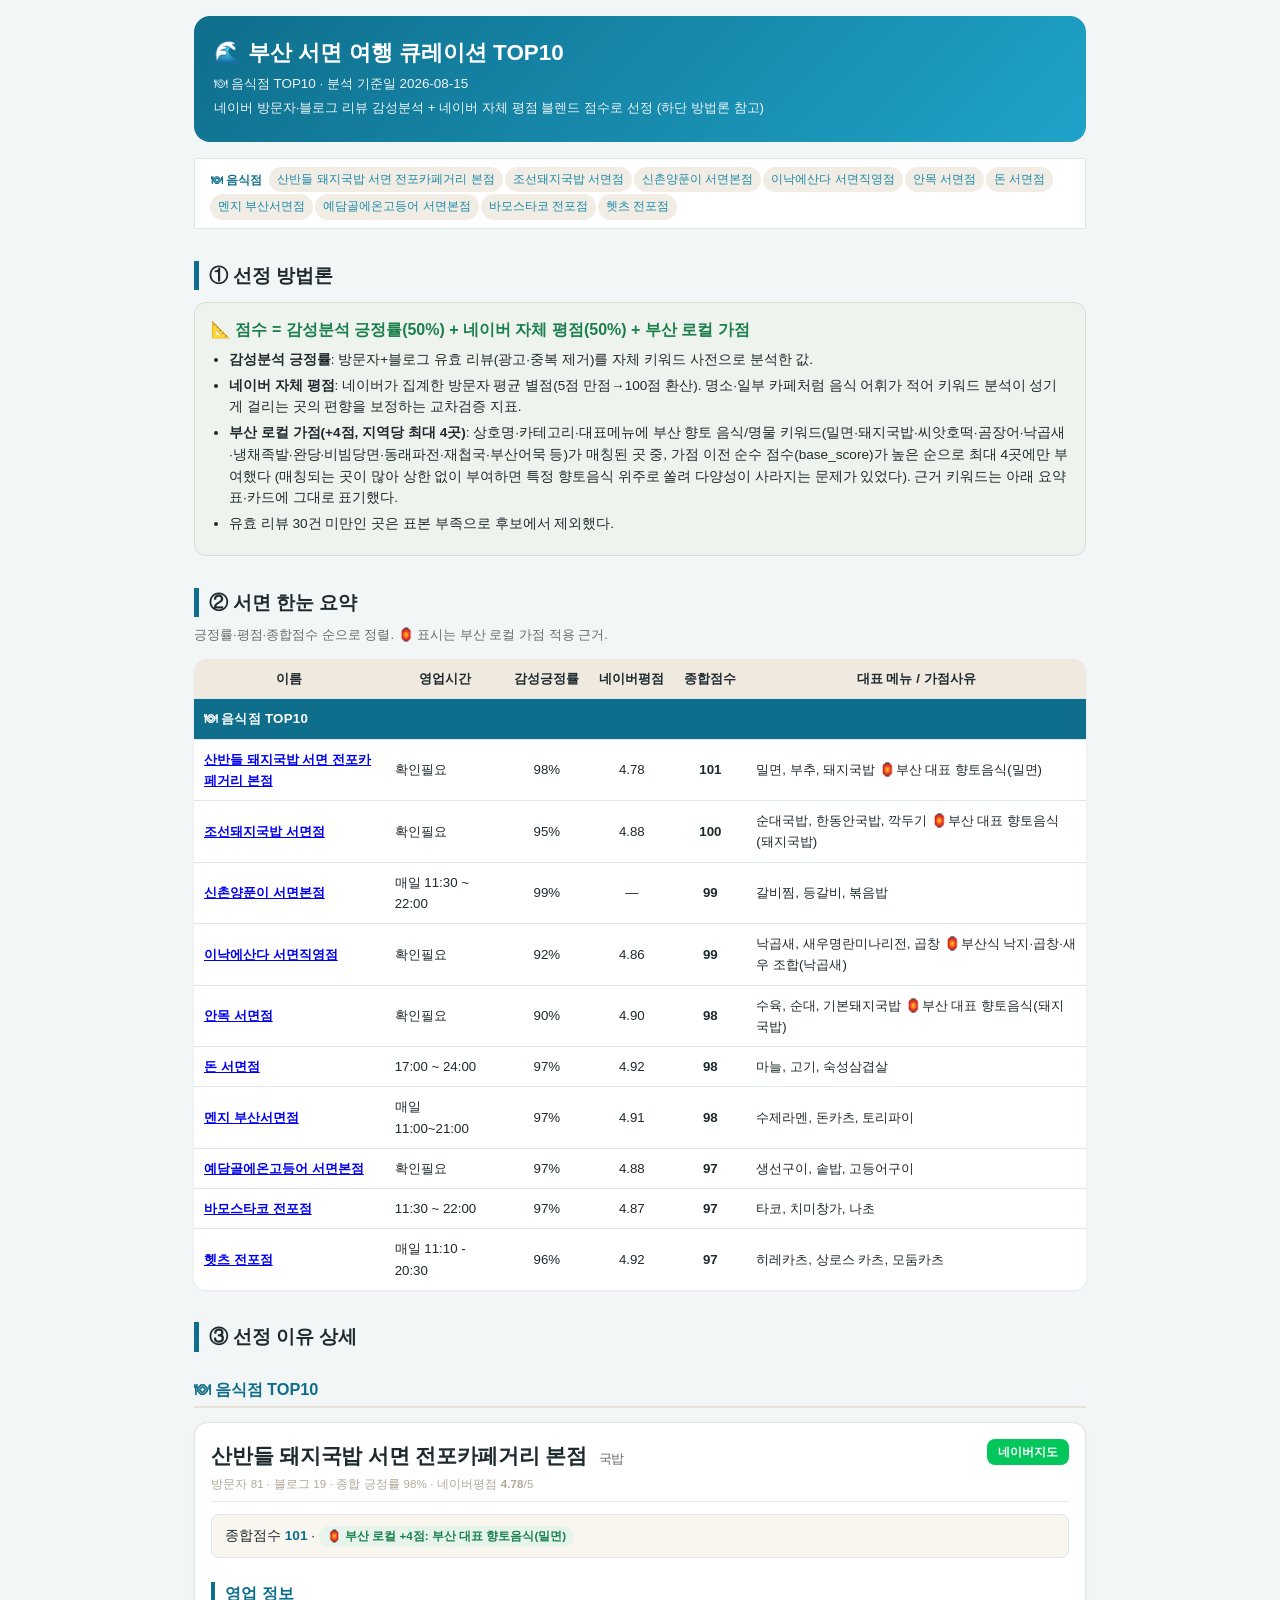
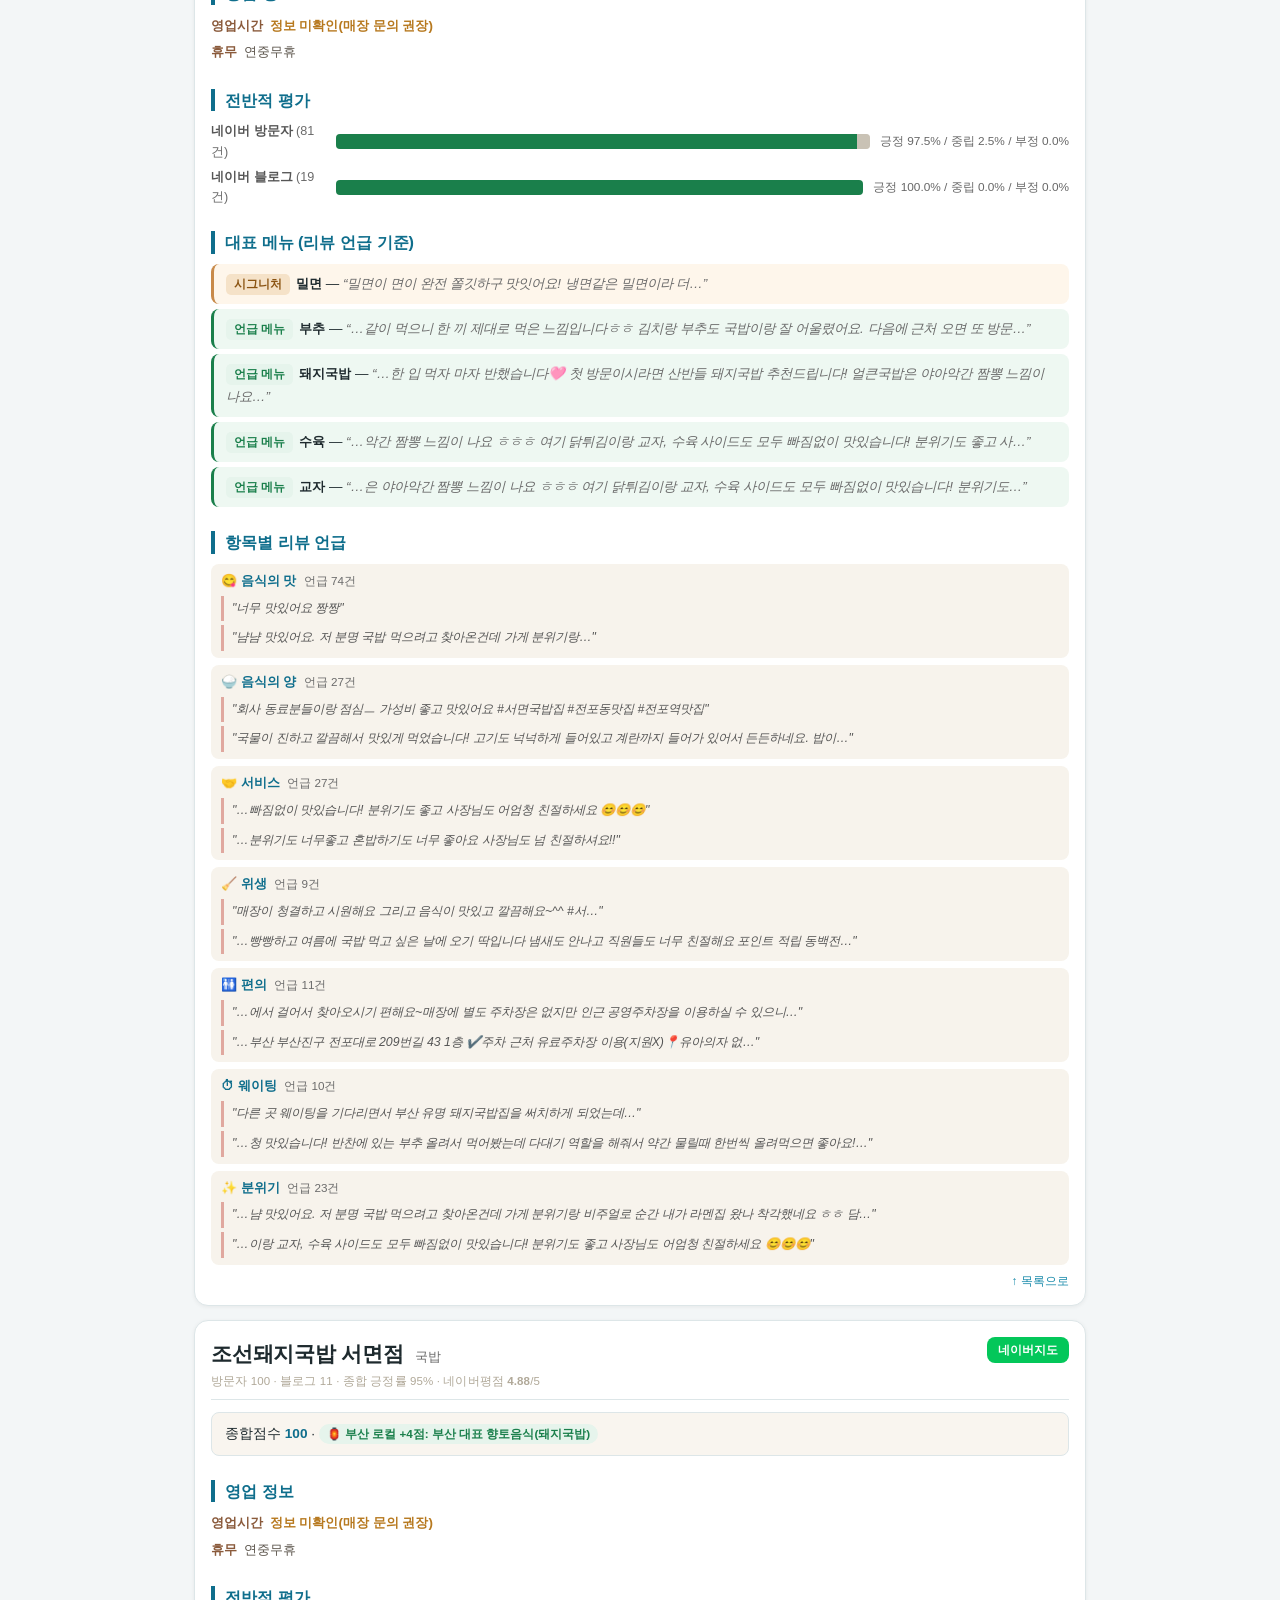
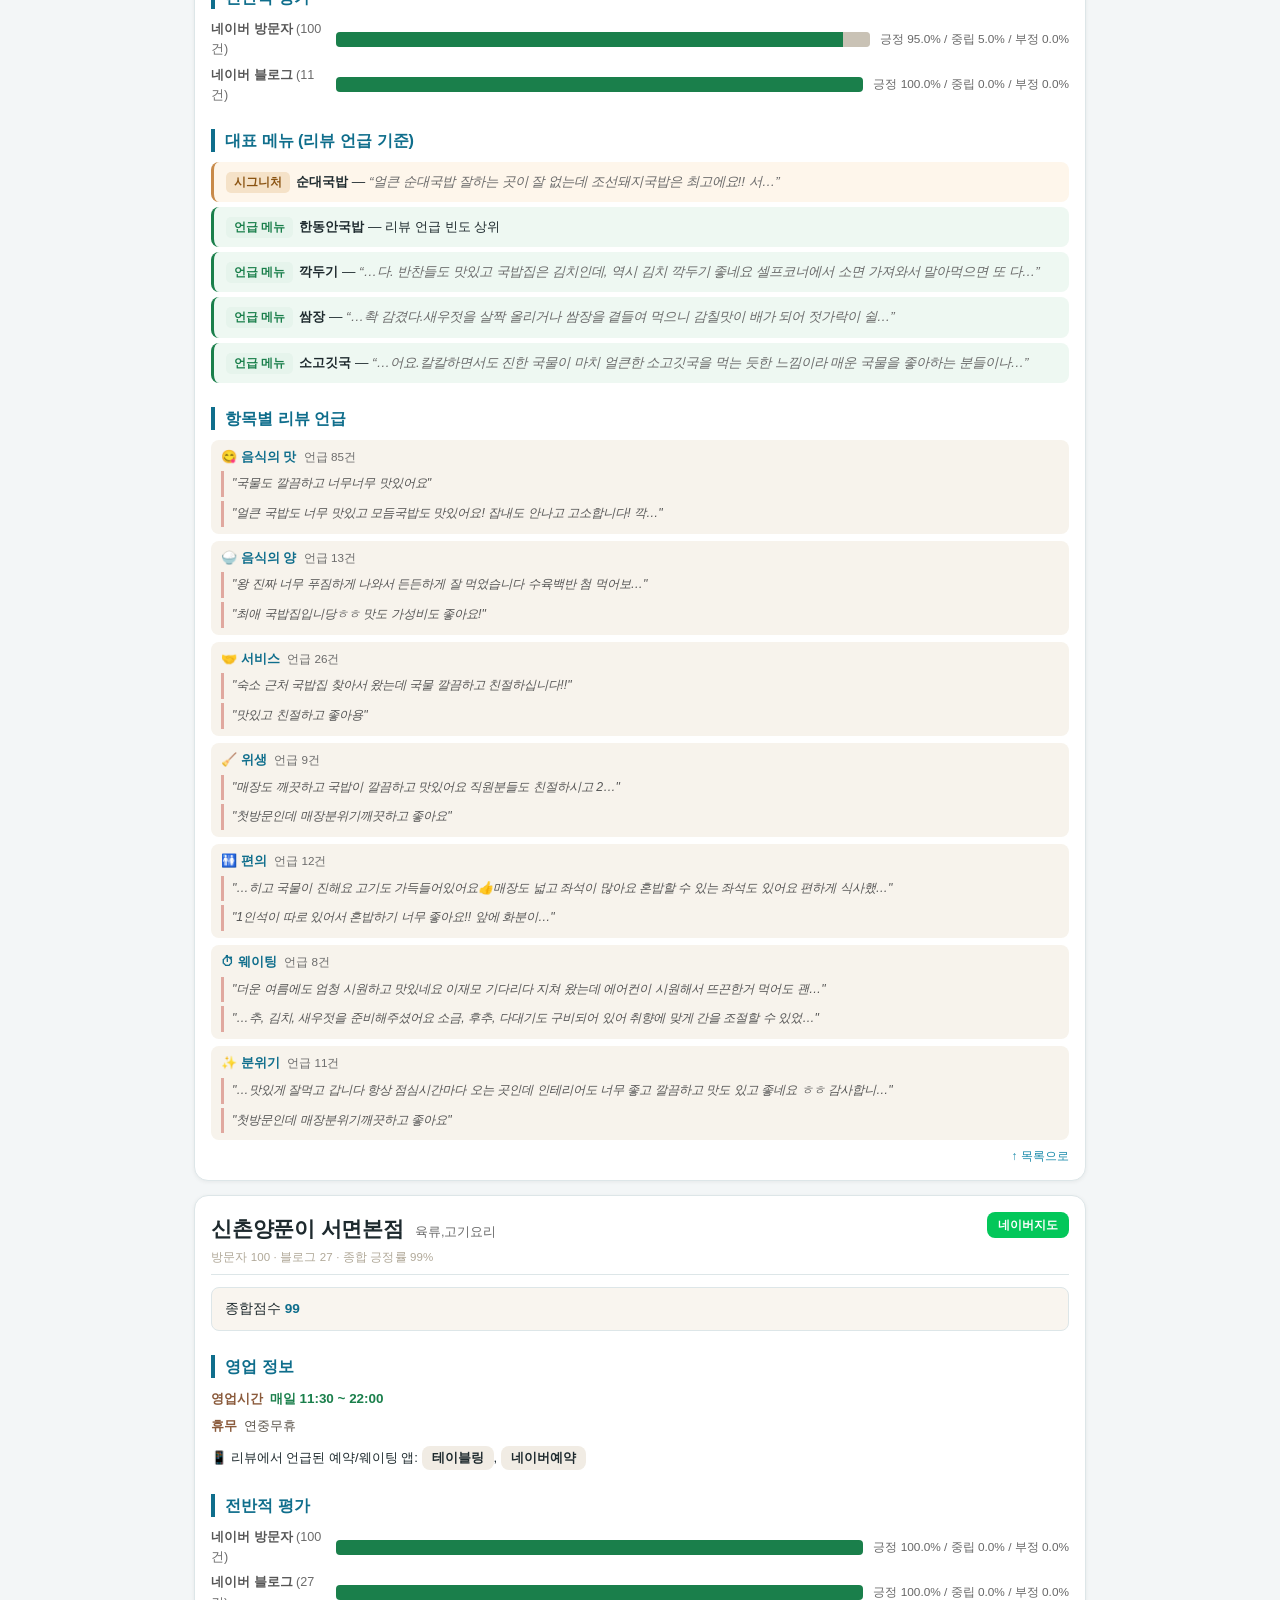
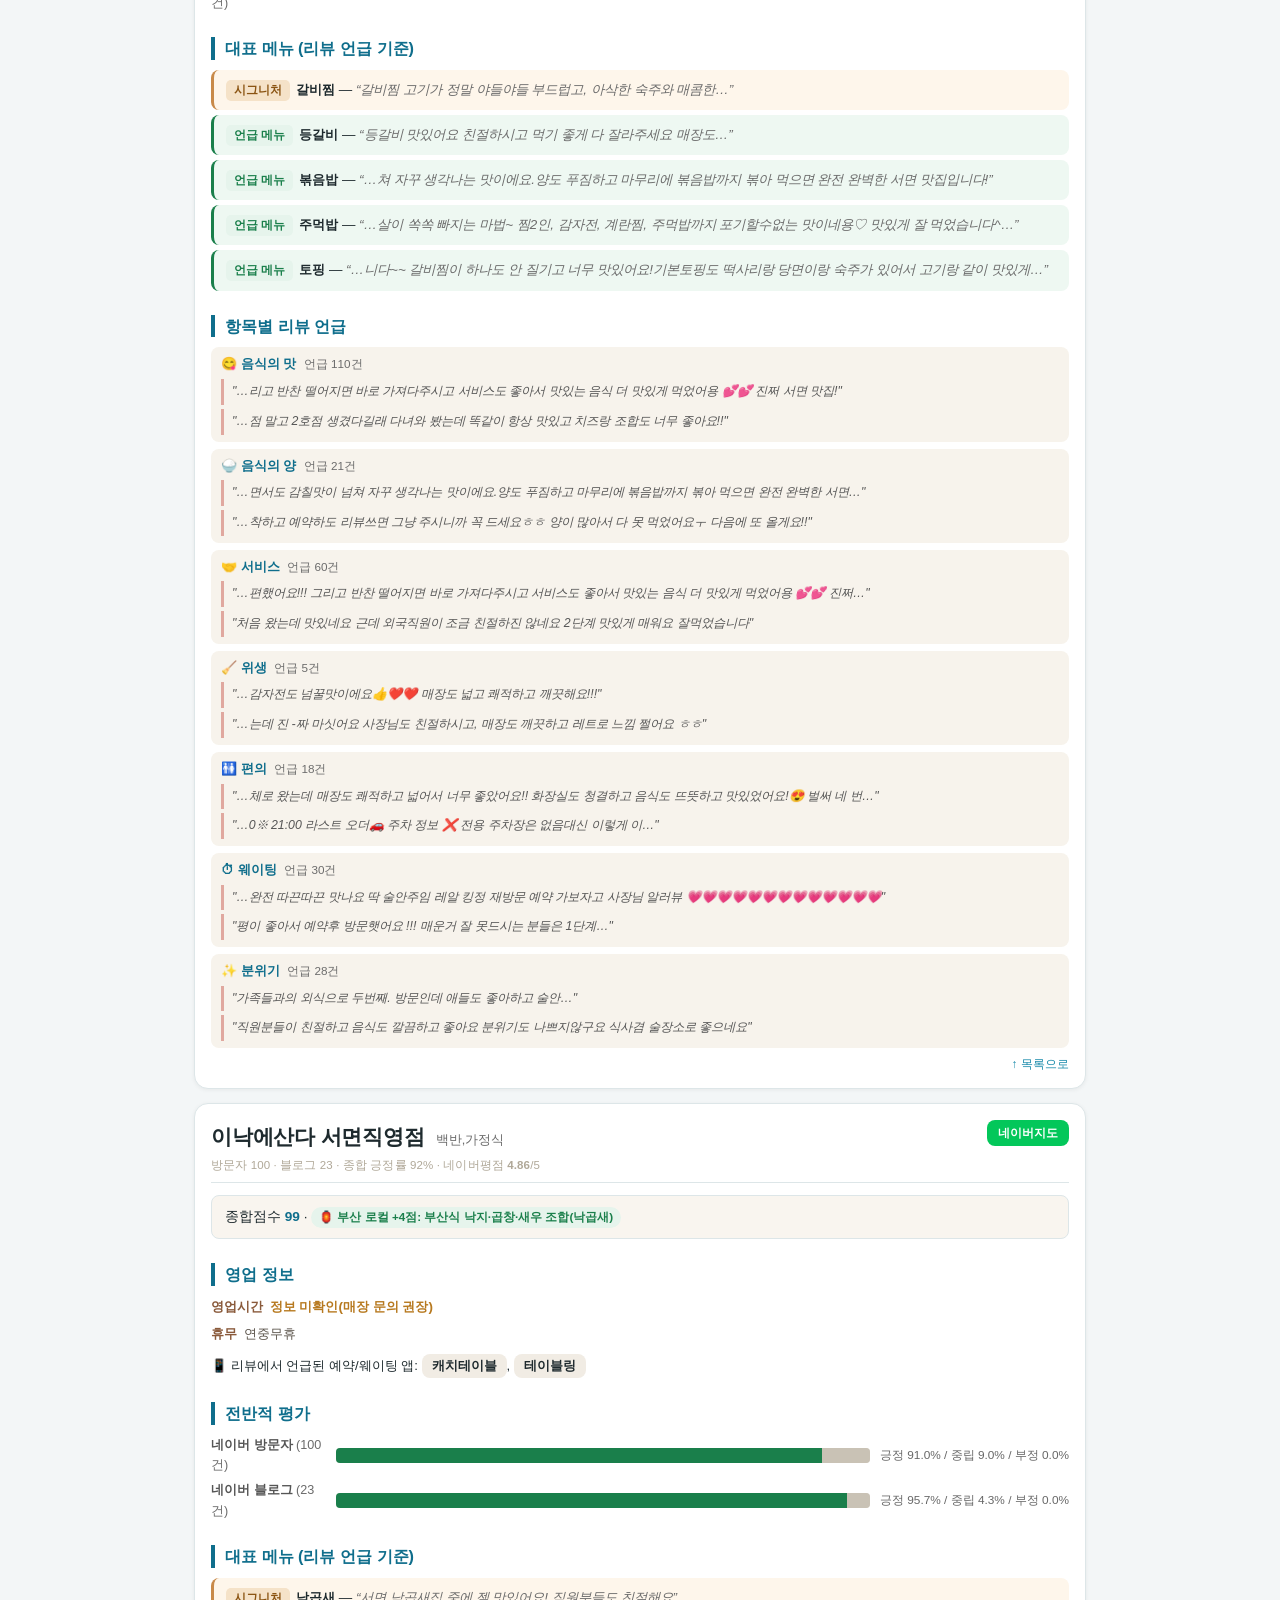
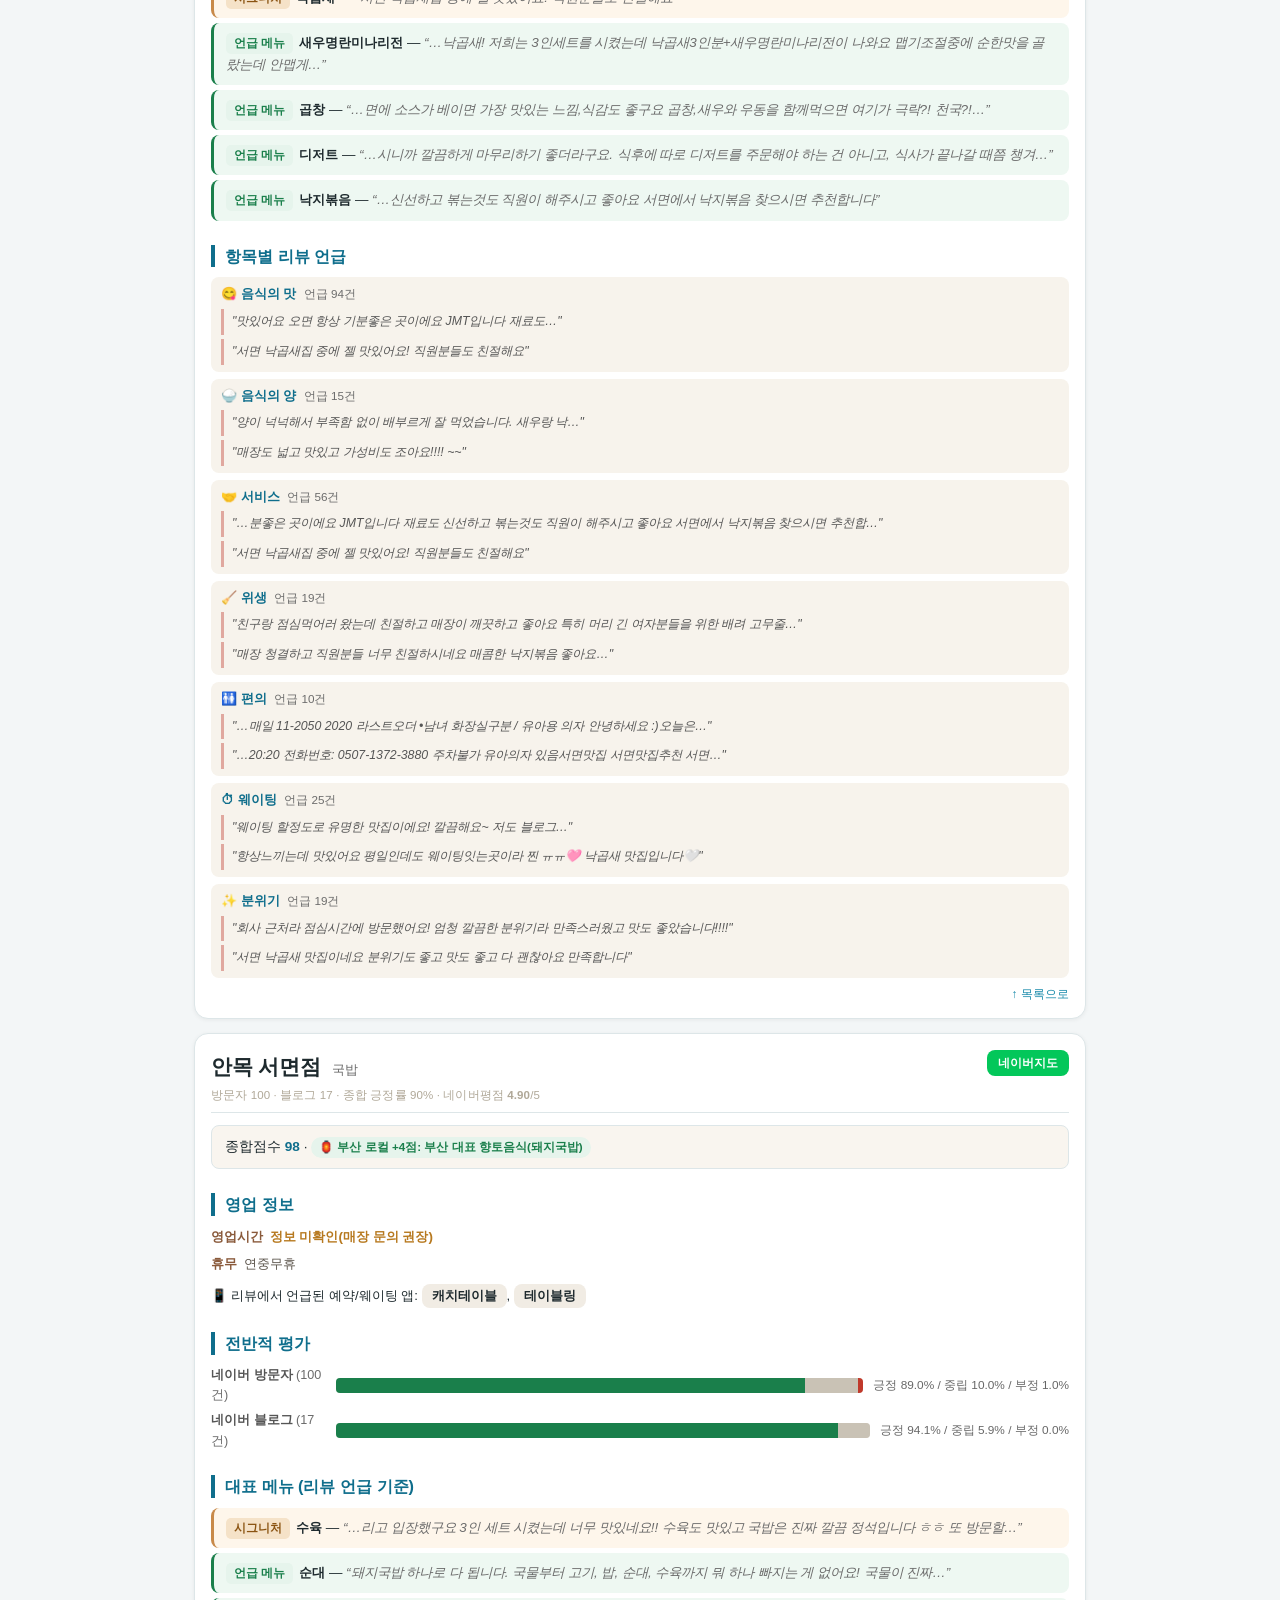
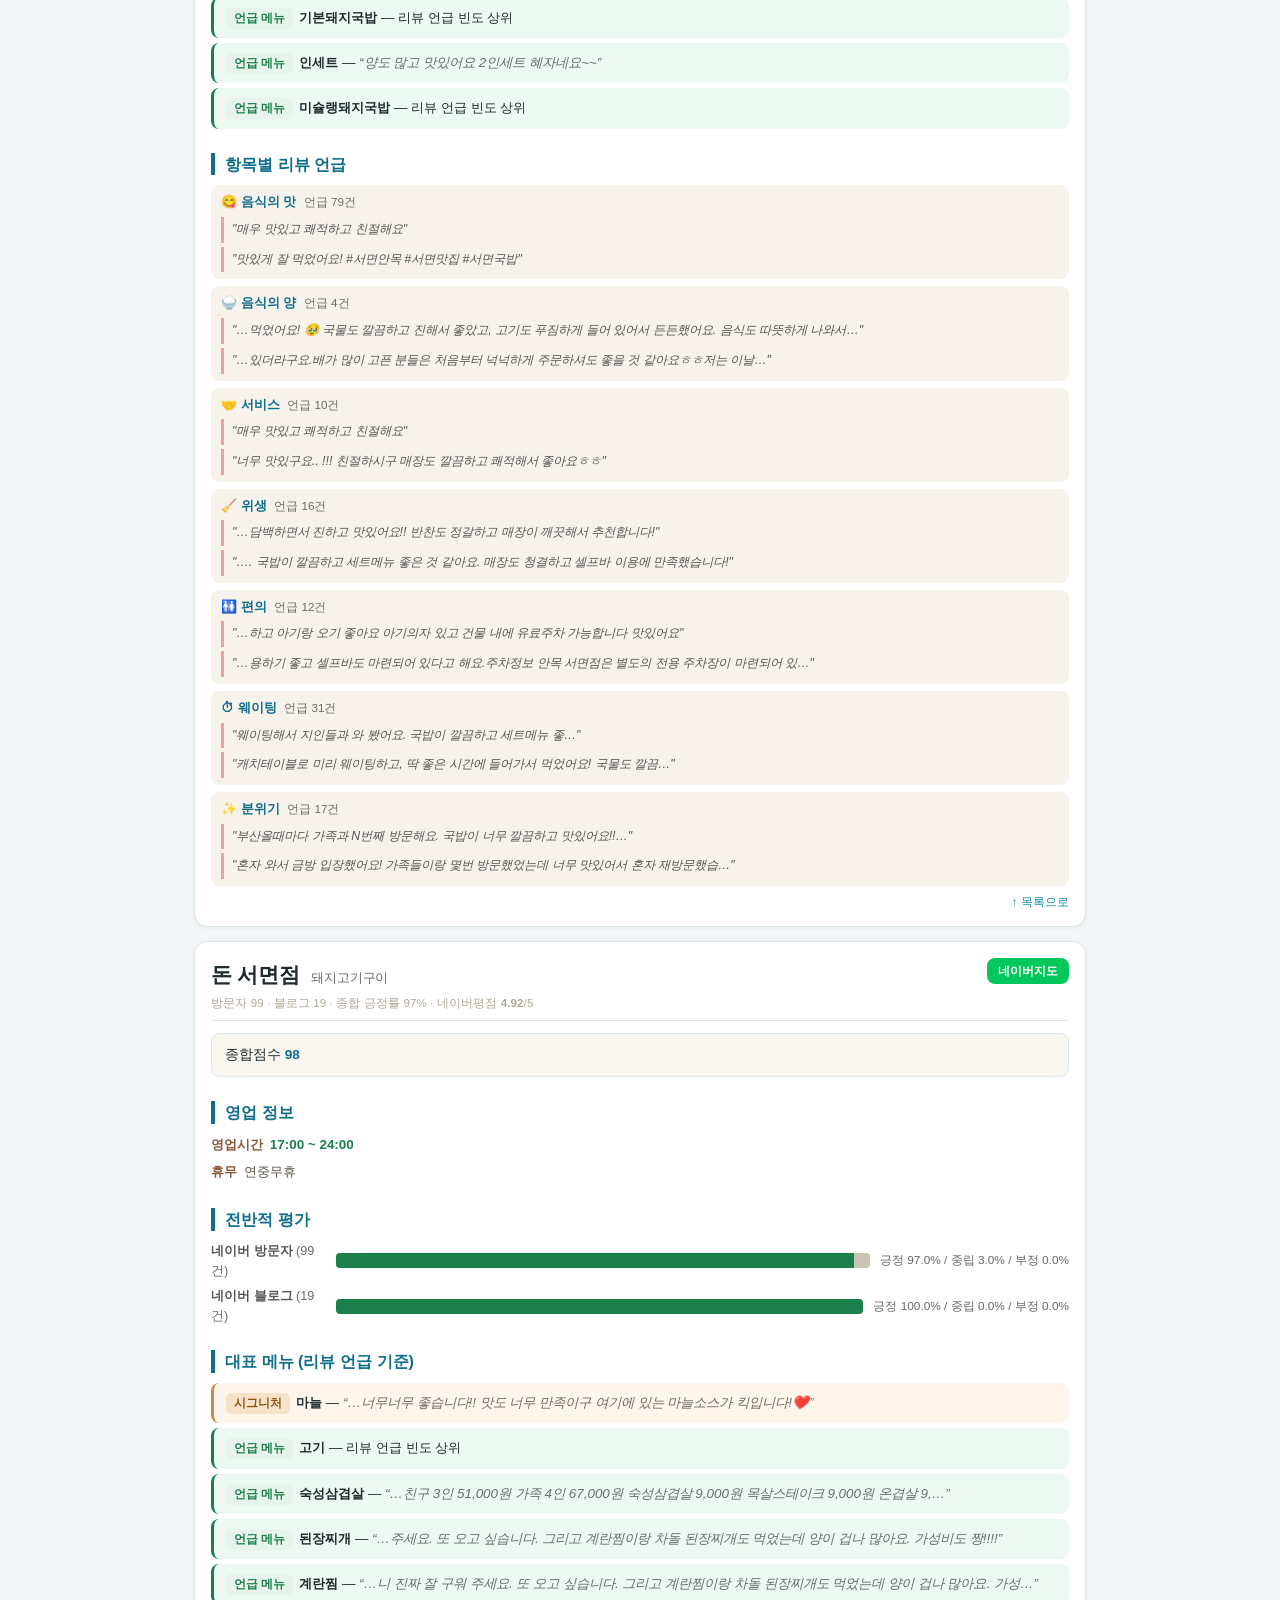
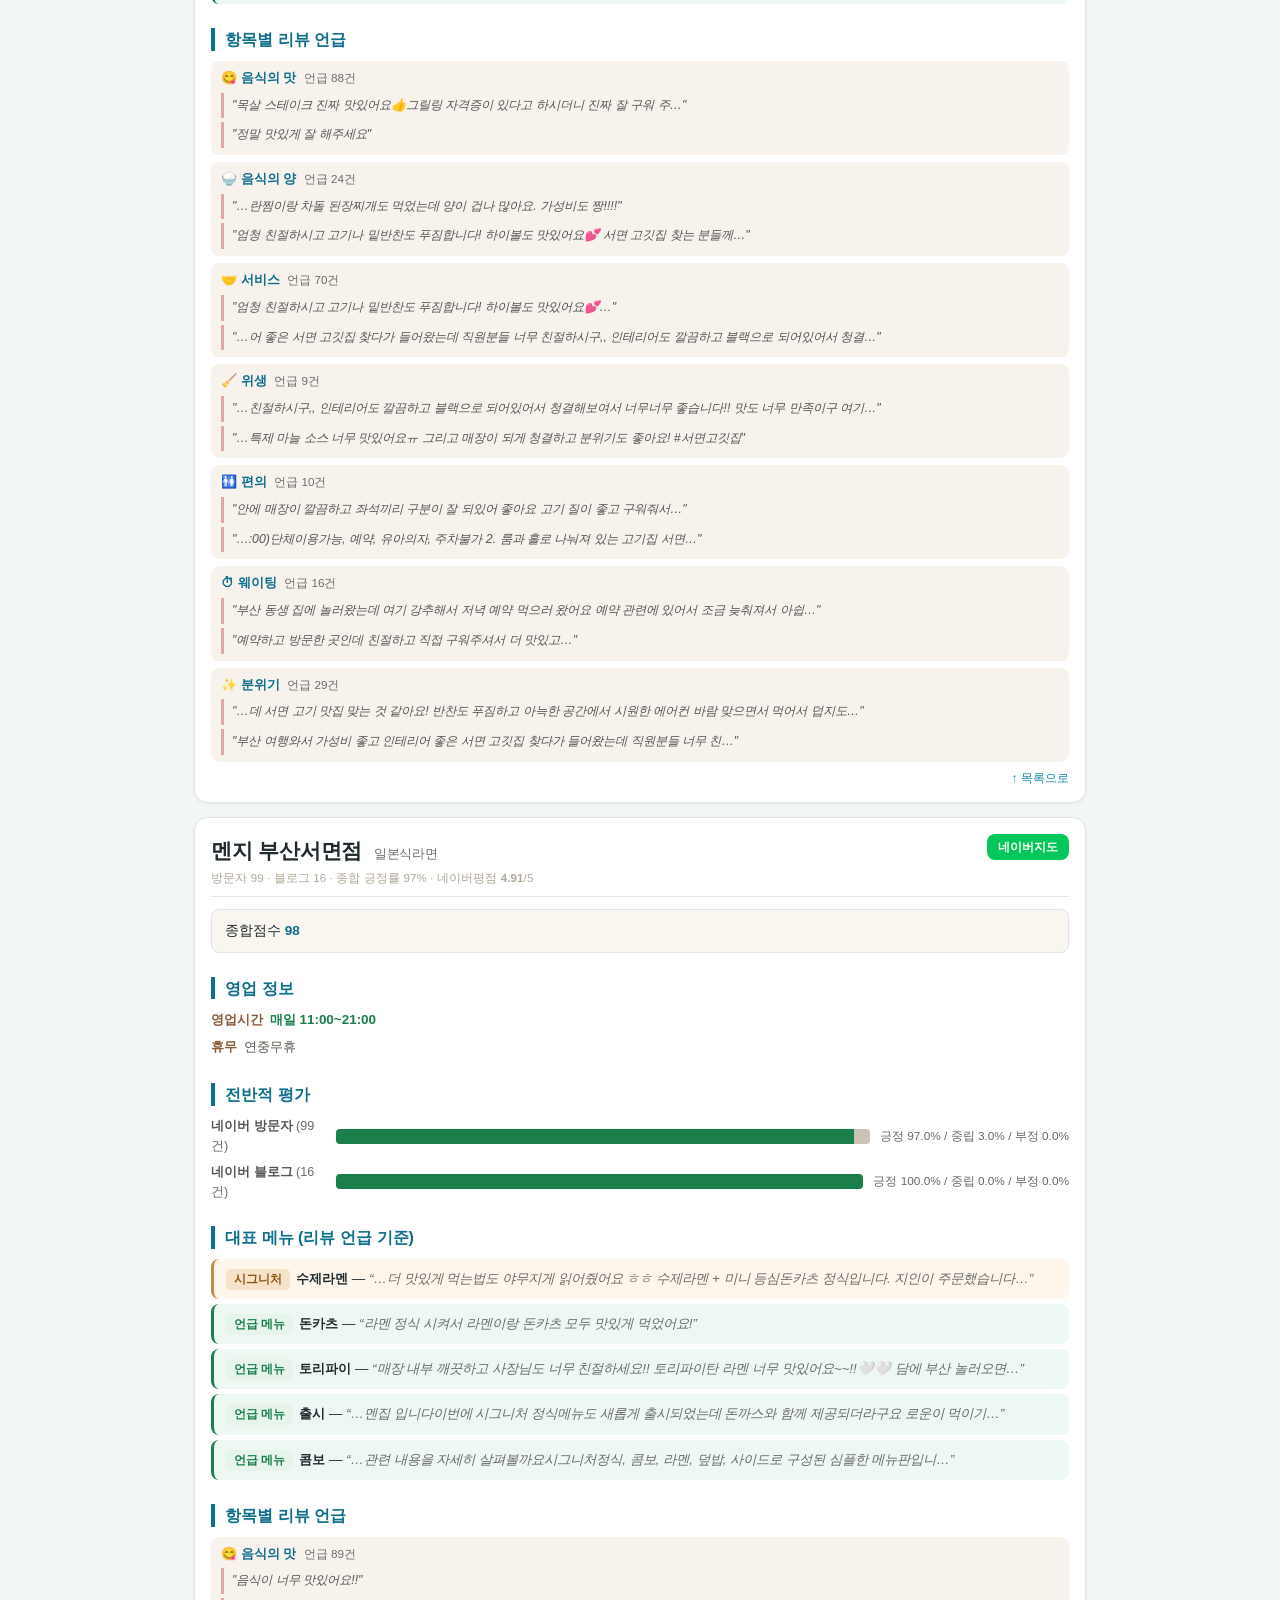
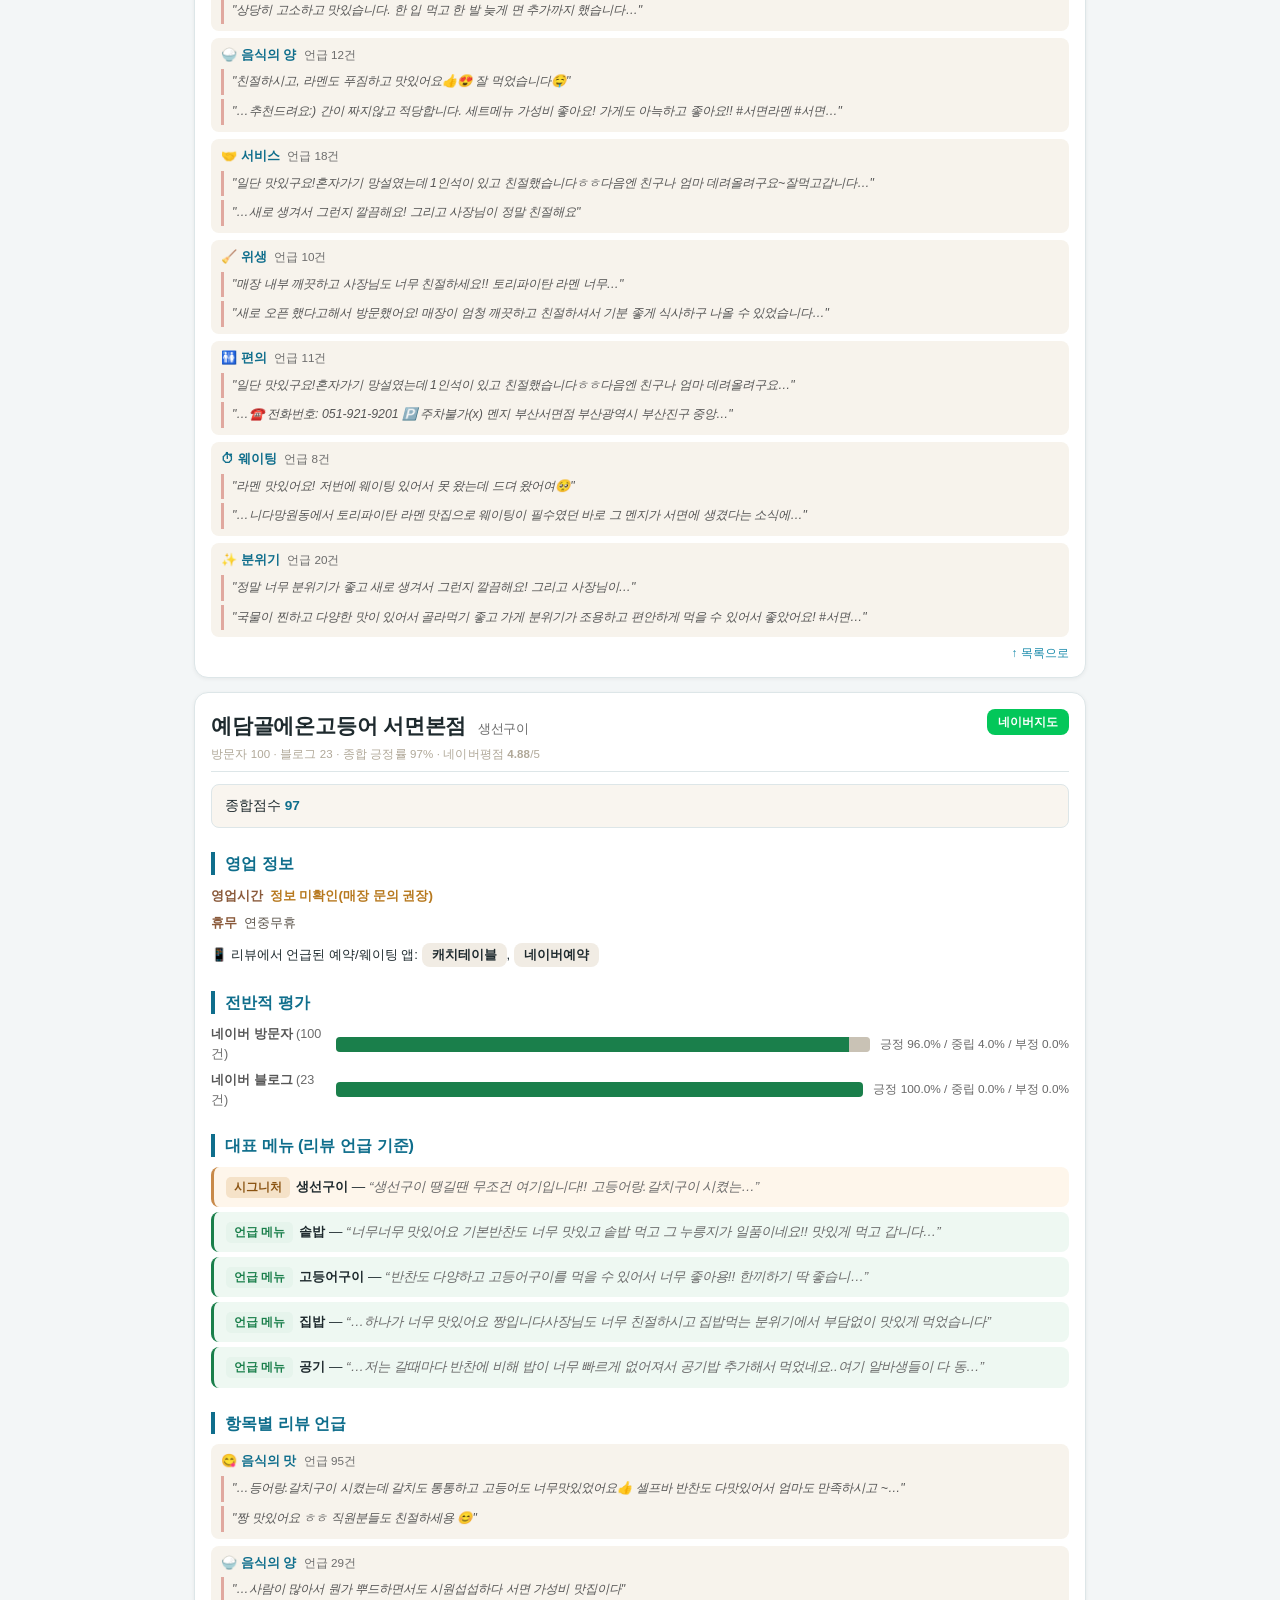
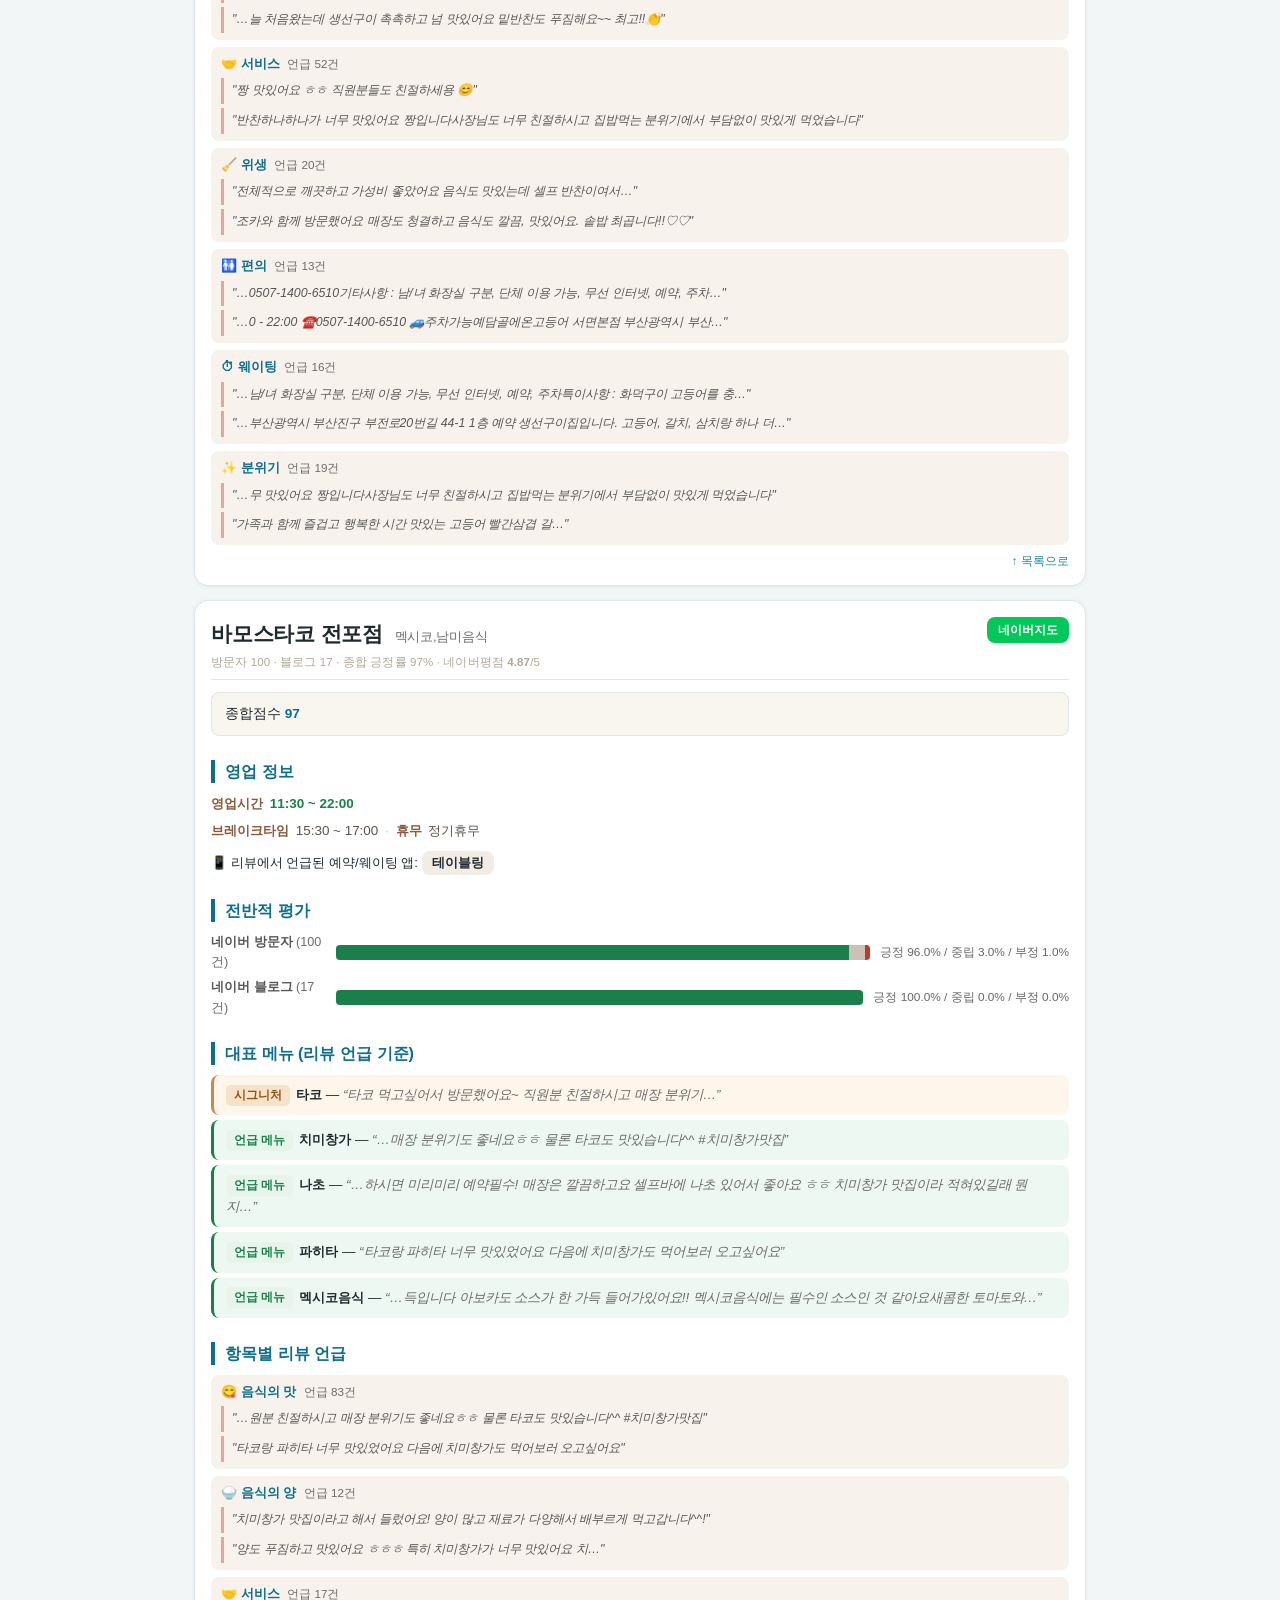
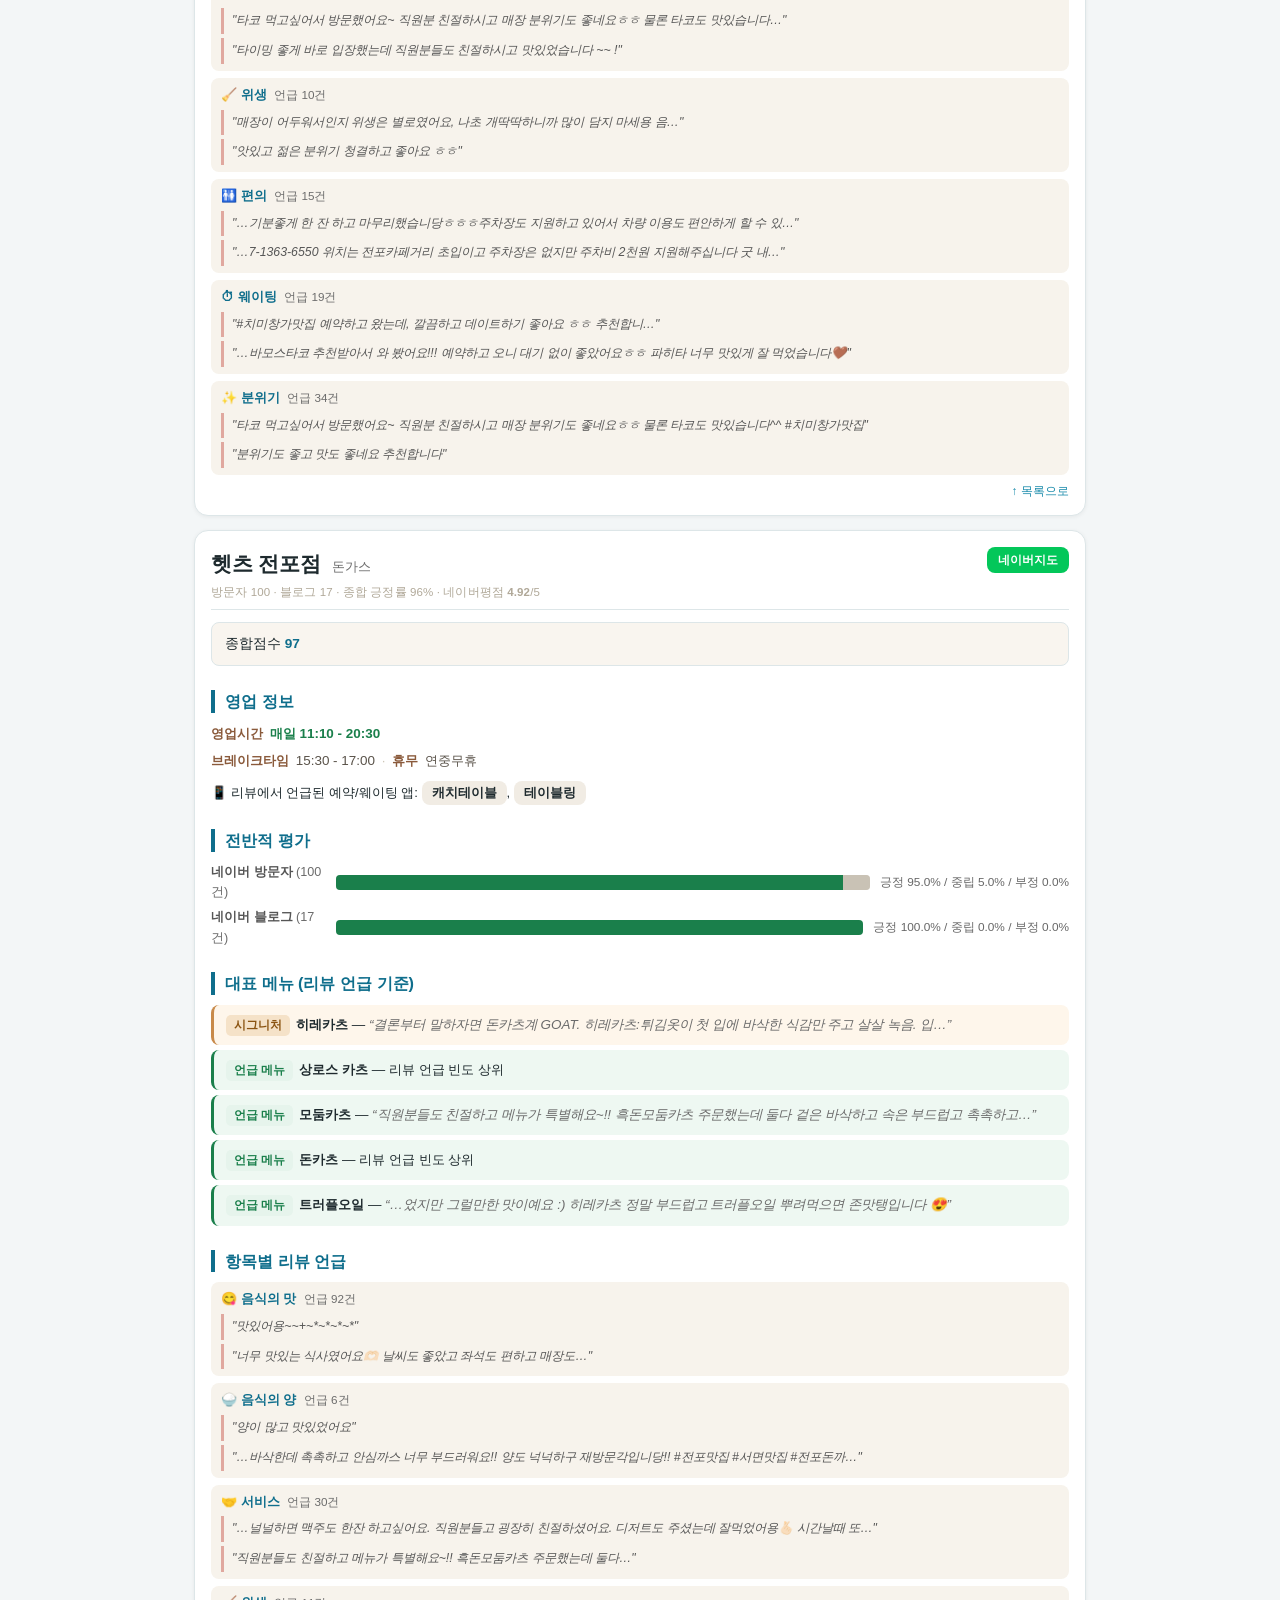
<file: reports/부산_서면_음식점_TOP10.html>
<!DOCTYPE html>
<html lang="ko">
<head>
<meta charset="UTF-8">
<meta name="viewport" content="width=device-width, initial-scale=1.0">
<title>부산 서면 여행 큐레이션 — 맛집 TOP10</title>
<style>
      :root {
        --bg: #f3f6f7;
        --card: #fff;
        --ink: #1e2a2e;
        --sub: #6b6b6b;
        --line: #dde6e8;
        --good: #1a7f4b;
        --good-bg: #e6f4ec;
        --bad: #c0392b;
        --bad-bg: #fbeae8;
        --warn: #b7791f;
        --warn-bg: #fdf3e0;
        --neu: #c9c2b5;
        --accent: #0f6e8c;
        --accent2: #1a8bab;
        --naver: #03c75a;
      }
      * {
        box-sizing: border-box;
        -webkit-tap-highlight-color: transparent;
      }
      body {
        margin: 0;
        background: var(--bg);
        color: var(--ink);
        font-family: "Apple SD Gothic Neo", "Malgun Gothic", sans-serif;
        line-height: 1.6;
        font-size: 16px;
        -webkit-text-size-adjust: 100%;
      }
      .wrap {
        max-width: 920px;
        margin: 0 auto;
        padding: 16px 14px 70px;
      }
      header.top {
        background: linear-gradient(135deg, #0f6e8c, #1fa3c9);
        color: #fff;
        border-radius: 16px;
        padding: 22px 20px;
        margin-bottom: 16px;
      }
      header.top h1 {
        margin: 0 0 6px;
        font-size: 1.4rem;
        line-height: 1.3;
      }
      header.top p {
        margin: 2px 0;
        opacity: 0.93;
        font-size: 0.84rem;
      }

      .toc {
        background: var(--card);
        border: 1px solid var(--line);
        border-radius: 12px;
        padding: 12px 14px;
        margin-bottom: 16px;
        font-size: 0.85rem;
      }
      .toc b {
        color: var(--accent);
        display: block;
        margin-bottom: 5px;
      }
      .toc a {
        display: inline-block;
        color: var(--accent2);
        text-decoration: none;
        padding: 4px 9px;
        margin: 2px;
        background: #f1ece4;
        border-radius: 14px;
        font-size: 0.8rem;
      }
      .toc .gmark {
        color: var(--good);
      }
      .toc hr {
        border: none;
        border-top: 1px dashed var(--line);
        margin: 8px 0;
      }

      h2.sec {
        font-size: 1.16rem;
        margin: 32px 0 12px;
        padding-left: 10px;
        border-left: 5px solid var(--accent);
        scroll-margin-top: 10px;
      }
      .note {
        font-size: 0.81rem;
        color: var(--sub);
        margin: -4px 0 13px;
      }

      .tscroll {
        overflow-x: auto;
        -webkit-overflow-scrolling: touch;
        border-radius: 12px;
        box-shadow: 0 1px 3px rgba(0, 0, 0, 0.06);
      }
      table {
        width: 100%;
        border-collapse: collapse;
        background: var(--card);
        font-size: 0.83rem;
        min-width: 540px;
      }
      th,
      td {
        padding: 9px 10px;
        text-align: center;
        border-bottom: 1px solid var(--line);
      }
      th {
        background: #efe9e0;
        font-weight: 700;
        white-space: nowrap;
      }
      td.l {
        text-align: left;
      }
      tr:last-child td {
        border-bottom: none;
      }
      tr.grp td {
        background: var(--accent);
        color: #fff;
        text-align: left;
        font-weight: 800;
        letter-spacing: 0.02em;
      }
      .yes {
        color: var(--good);
        font-weight: 700;
      }
      .no {
        color: var(--bad);
        font-weight: 700;
      }
      .maybe {
        color: var(--warn);
        font-weight: 700;
      }
      .star {
        color: #d89a1e;
        font-weight: 800;
        white-space: nowrap;
      }
      .nrev {
        color: var(--sub);
        font-size: 0.78em;
        font-weight: 500;
      }
      .pill {
        display: inline-block;
        padding: 1px 8px;
        border-radius: 14px;
        font-size: 0.73rem;
        font-weight: 700;
        white-space: nowrap;
      }
      .p-go {
        background: var(--good-bg);
        color: var(--good);
      }
      .p-no {
        background: var(--bad-bg);
        color: var(--bad);
      }
      .p-warn {
        background: var(--warn-bg);
        color: var(--warn);
      }

      .subh {
        margin: 24px 0 6px;
        color: var(--accent);
        font-size: 1.02rem;
        border-bottom: 2px solid #e9e2d6;
        padding-bottom: 4px;
      }
      .detail {
        background: var(--card);
        border: 1px solid var(--line);
        border-radius: 14px;
        padding: 16px 16px 14px;
        margin: 14px 0;
        box-shadow: 0 1px 4px rgba(0, 0, 0, 0.06);
        scroll-margin-top: 10px;
      }
      .tips {
        display: grid;
        grid-template-columns: repeat(3, 1fr);
        gap: 9px;
        margin: 11px 0 4px;
      }
      .tips .t {
        border-radius: 9px;
        padding: 8px 10px;
        font-size: 0.8rem;
      }
      .t-good {
        background: var(--good-bg);
      }
      .t-bad {
        background: var(--bad-bg);
      }
      .t-tip {
        background: var(--warn-bg);
      }
      .t b {
        display: block;
        margin-bottom: 3px;
      }
      .tips ul {
        margin: 0;
        padding-left: 15px;
      }
      .tips li {
        margin: 2px 0;
      }
      .maps {
        display: flex;
        gap: 8px;
        margin-top: 12px;
      }
      .maps a {
        flex: 1;
        text-align: center;
        text-decoration: none;
        font-weight: 700;
        padding: 11px 6px;
        border-radius: 10px;
        font-size: 0.85rem;
        min-height: 44px;
        display: flex;
        align-items: center;
        justify-content: center;
      }
      .m-naver {
        background: var(--naver);
        color: #fff;
      }
      .m-kakao {
        background: var(--kakao);
        color: var(--kakaoink);
      }
      .totop {
        display: block;
        text-align: right;
        font-size: 0.74rem;
        color: var(--accent2);
        text-decoration: none;
        margin-top: 6px;
      }

      .legend {
        font-size: 0.79rem;
        color: var(--sub);
        margin: 10px 0 0;
      }
      .tip {
        background: #eef3ee;
        border: 1px solid #cfe0d3;
        border-radius: 12px;
        padding: 14px 16px;
        margin-top: 12px;
      }
      .tip.mon {
        background: #f2eef6;
        border-color: #ddd0e6;
      }
      .tip h4 {
        margin: 0 0 6px;
        color: var(--good);
        font-size: 1rem;
      }
      .tip.mon h4 {
        color: #7d4ba3;
      }
      ul.tight {
        margin: 6px 0;
        padding-left: 18px;
      }
      ul.tight li {
        margin: 4px 0;
        font-size: 0.85rem;
      }
      .em {
        background: #fff3cf;
        padding: 0 3px;
        border-radius: 3px;
      }
      .foot {
        font-size: 0.75rem;
        color: var(--sub);
        margin-top: 26px;
        border-top: 1px solid var(--line);
        padding-top: 12px;
      }
      @media (max-width: 680px) {
        body {
          font-size: 15px;
        }
        .wrap {
          padding: 12px 10px 60px;
        }
        header.top h1 {
          font-size: 1.2rem;
        }
        .tips {
          grid-template-columns: 1fr;
        }
      }

      /* ===== v5 스타일 ===== */
      /* TOC — sticky & compact */
      .toc {
        position: sticky;
        top: 0;
        z-index: 100;
        background: var(--card);
        border: 1px solid var(--line);
        border-radius: 0;
        padding: 6px 14px;
        margin-bottom: 12px;
        font-size: 0.82rem;
      }
      .toc b {
        color: var(--accent);
        display: inline;
        margin-right: 4px;
      }
      .toc a {
        padding: 3px 8px;
        margin: 1px;
        font-size: 0.75rem;
      }
      .toc hr {
        border: none;
        border-top: 1px dashed var(--line);
        margin: 4px 0;
      }

      /* 레스토랑 카드 */
      .rest-sec {
        background: var(--card);
        border: 1px solid var(--line);
        border-radius: 14px;
        padding: 16px 16px 14px;
        margin: 14px 0;
        box-shadow: 0 1px 4px rgba(0, 0, 0, 0.06);
        scroll-margin-top: 60px;
      }

      /* 헤더 — 식당명 + 리뷰 건수 (좌) / 지도 버튼 (우) */
      .rest-hd {
        display: flex;
        justify-content: space-between;
        align-items: flex-start;
        flex-wrap: wrap;
        gap: 8px 10px;
        border-bottom: 1px solid var(--line);
        padding-bottom: 8px;
        margin-bottom: 12px;
      }
      .rest-hd-l {
        display: flex;
        flex-direction: column;
        gap: 2px;
        min-width: 0;
      }
      .hd-maps {
        display: flex;
        gap: 6px;
        flex-shrink: 0;
        margin-left: auto;
      }
      .hd-maps a {
        text-decoration: none;
        font-weight: 700;
        font-size: 0.74rem;
        padding: 6px 11px;
        border-radius: 8px;
        white-space: nowrap;
        line-height: 1.2;
        display: inline-flex;
        align-items: center;
      }
      .rest-name {
        margin: 0;
        font-size: 1.32rem;
        font-weight: 800;
        letter-spacing: -0.01em;
      }
      .rest-cat {
        font-size: 0.8rem;
        color: var(--sub);
        font-weight: 500;
        margin-left: 6px;
      }
      .rest-sub {
        font-size: 0.8rem;
        color: var(--sub);
        font-weight: 400;
      }
      .rev-cnt {
        font-size: 0.72rem;
        color: #b0a898;
        white-space: nowrap;
        letter-spacing: 0.01em;
      }

      /* 영업정보 — 텍스트 배치 (영업시간 줄 / 기타 줄 분리) */
      .biz-info {
        font-size: 0.84rem;
        margin: 4px 0 2px;
        color: #3a352e;
      }
      .bi-hours {
        line-height: 1.7;
        margin-bottom: 3px;
      }
      .bi-hours .bi-day {
        font-weight: 600;
      }
      .bi-etc {
        line-height: 1.8;
        color: #5a534a;
      }
      .biz-info .bi-lab {
        color: #8a5a3b;
        font-weight: 700;
        margin-right: 3px;
      }
      .biz-info .bi-warn {
        color: var(--bad);
      }
      .biz-info .bi-sep {
        color: #cdc6b8;
        margin: 0 3px;
      }

      /* 섹션 소제목 — 크기·간격 확대 */
      .rs-title {
        font-size: 1.02rem;
        font-weight: 700;
        color: var(--accent);
        border-left: 4px solid var(--accent);
        padding-left: 10px;
        margin: 24px 0 10px;
        line-height: 1.4;
      }
      .rs-sec {
        margin-bottom: 3px;
      }
      .rs-sec:first-of-type .rs-title {
        margin-top: 6px;
      }

      /* 감성 바 */
      .sent-bar-wrap {
        display: flex;
        align-items: center;
        gap: 10px;
        margin: 5px 0;
        flex-wrap: wrap;
      }
      .sent-label {
        width: 115px;
        flex-shrink: 0;
        font-weight: 600;
        color: #555;
        font-size: 0.79rem;
      }
      .n-cnt {
        font-weight: 400;
        color: var(--sub);
      }
      .warn-tag {
        color: var(--warn);
        font-size: 0.72rem;
      }
      .bar-track {
        flex: 1;
        min-width: 80px;
        background: #e9e4dd;
        border-radius: 4px;
        height: 15px;
        overflow: hidden;
        display: flex;
      }
      .bar-pos {
        background: var(--good);
        height: 100%;
      }
      .bar-neg {
        background: var(--bad);
        height: 100%;
      }
      .bar-neu {
        background: #c9c2b5;
        height: 100%;
      }
      .sent-nums {
        font-size: 0.74rem;
        color: #666;
        white-space: nowrap;
      }

      /* 영업정보 그리드 */
      .info-grid2 {
        display: grid;
        grid-template-columns: repeat(auto-fill, minmax(210px, 1fr));
        gap: 5px;
        font-size: 0.82rem;
        margin: 4px 0;
      }
      .ig-row {
        background: #f7f3ec;
        border-radius: 6px;
        padding: 6px 10px;
      }
      .ig-lab {
        font-weight: 700;
        color: #666;
        font-size: 0.72rem;
        display: block;
        margin-bottom: 1px;
      }
      .ig-val {
        line-height: 1.5;
      }
      .ig-warn {
        color: var(--bad);
        font-weight: 700;
      }

      /* 메뉴 */
      .menu-recs {
        display: grid;
        grid-template-columns: repeat(auto-fill, minmax(165px, 1fr));
        gap: 5px;
        margin: 4px 0;
      }
      .mrec {
        background: #f7f3ec;
        border-radius: 6px;
        padding: 6px 10px;
        font-size: 0.81rem;
      }
      .mr-name {
        font-weight: 700;
        display: block;
      }
      .mr-price {
        color: var(--accent2);
        font-size: 0.77rem;
        display: block;
      }
      .mr-desc {
        color: var(--sub);
        font-size: 0.73rem;
        display: block;
        margin-top: 1px;
      }

      /* 메뉴 — 정성 분석 (메뉴별 줄바꿈) */
      .menu-q {
        margin: 4px 0 2px;
      }
      .menu-q p {
        margin: 9px 0 4px;
        font-size: 0.84rem;
        line-height: 1.6;
      }
      .mq-tag {
        display: inline-block;
        font-size: 0.72rem;
        font-weight: 800;
        border-radius: 5px;
        padding: 1px 8px;
        margin-right: 6px;
        white-space: nowrap;
        vertical-align: middle;
      }
      .mq-sig {
        background: #f5e2c8;
        color: #8a5311;
      }
      .mq-rec {
        background: var(--good-bg);
        color: var(--good);
      }
      .mq-combo {
        background: #e6eef6;
        color: #2f5d8a;
      }
      .mq-surp {
        background: #efe6f6;
        color: #7d4ba3;
      }
      .mq-miss {
        background: var(--bad-bg);
        color: var(--bad);
      }
      .menu-q q {
        color: #6b6b6b;
        font-style: italic;
      }
      .mq-price {
        color: var(--accent2);
        font-weight: 600;
        font-size: 0.79rem;
      }
      /* 메뉴별 한 줄 리스트 */
      .mq-list {
        list-style: none;
        margin: 3px 0 6px;
        padding: 0;
      }
      .mq-list li {
        font-size: 0.84rem;
        line-height: 1.55;
        margin: 3px 0;
        padding-left: 14px;
        position: relative;
      }
      .mq-list li::before {
        content: "•";
        position: absolute;
        left: 2px;
        color: var(--accent2);
      }
      .mq-list .mq-name {
        font-weight: 700;
      }

      /* 주문팁 */
      .otips {
        margin: 4px 0;
        padding-left: 16px;
        font-size: 0.82rem;
      }
      .otips li {
        margin: 3px 0;
      }

      /* 트렌드 */
      .trend-p {
        font-size: 0.82rem;
        color: #555;
        margin: 4px 0;
        line-height: 1.7;
      }

      /* 예약·대기 */
      .resv-p {
        font-size: 0.82rem;
        margin: 4px 0;
      }
      .waiting-tag {
        display: inline-block;
        background: #f1ece4;
        border-radius: 8px;
        padding: 2px 10px;
        font-size: 0.79rem;
        font-weight: 700;
        margin-top: 4px;
      }

      /* 부정 이슈 */
      .neg-box {
        margin: 4px 0;
      }
      .neg-pattern {
        margin: 7px 0;
        padding: 7px 10px;
        background: var(--bad-bg);
        border-radius: 8px;
      }
      .neg-ph {
        font-size: 0.81rem;
        font-weight: 700;
        color: #7a241b;
        margin-bottom: 3px;
      }
      .neg-cnt {
        color: var(--bad);
      }
      .neg-dr {
        color: var(--sub);
        font-size: 0.73rem;
        font-weight: 400;
        margin-left: 4px;
      }
      .neg-q {
        border-left: 3px solid #e0a89f;
        padding: 3px 0 3px 8px;
        margin: 4px 0 0;
        font-size: 0.77rem;
        color: #555;
        font-style: italic;
      }
      .neg-qd {
        color: var(--sub);
        font-size: 0.72rem;
        font-style: normal;
      }
      .no-neg,
      .no-data {
        font-size: 0.8rem;
        color: var(--sub);
        margin: 4px 0;
      }
      .neg-an {
        font-size: 0.79rem;
        color: #5a4b46;
        margin: 2px 0 3px;
        line-height: 1.55;
      }
      .neg-trend {
        font-size: 0.79rem;
        border-radius: 8px;
        padding: 7px 10px;
        margin: 7px 0;
        line-height: 1.55;
      }
      .neg-trend.up {
        background: #fbeae8;
        color: #7a241b;
      }
      .neg-trend.flat {
        background: #eef1ec;
        color: #4a5a48;
      }
      .neg-trend b {
        font-weight: 800;
      }
      .neg-single {
        margin: 7px 0;
        padding: 7px 10px;
        background: #faf6ef;
        border: 1px dashed #e0d6c4;
        border-radius: 8px;
      }
      .neg-single .ns-h {
        font-size: 0.78rem;
        font-weight: 700;
        color: #8a5a3b;
        margin-bottom: 2px;
      }
      .neg-minor {
        font-size: 0.79rem;
        color: #6b6b6b;
        margin: 5px 0 2px;
      }

      /* 추천/비추/팁 3열 */
      .tips3col {
        display: grid;
        grid-template-columns: repeat(3, 1fr);
        gap: 7px;
        margin: 10px 0 6px;
      }
      .t3 {
        border-radius: 9px;
        padding: 8px 10px;
        font-size: 0.79rem;
      }
      .t3 b {
        display: block;
        font-size: 0.81rem;
        margin-bottom: 4px;
      }
      .t3 ul {
        margin: 0;
        padding-left: 14px;
      }
      .t3 li {
        margin: 2px 0;
      }
      .t3-good {
        background: var(--good-bg);
      }
      .t3-good b {
        color: var(--good);
      }
      .t3-bad {
        background: var(--bad-bg);
      }
      .t3-bad b {
        color: var(--bad);
      }
      .t3-tip {
        background: var(--warn-bg);
      }
      .t3-tip b {
        color: var(--warn);
      }

      /* 종합의견 */
      .verdict-box {
        background: #f9f5ef;
        border: 1px solid var(--line);
        border-radius: 8px;
        padding: 10px 13px;
        font-size: 0.85rem;
        margin-top: 8px;
      }
      .verdict-box b {
        color: var(--accent);
      }

      @media (max-width: 680px) {
        .tips3col {
          grid-template-columns: 1fr;
        }
        .info-grid2,
        .menu-recs {
          grid-template-columns: 1fr;
        }
        .rest-hd {
          flex-direction: column;
          align-items: flex-start;
        }
        .rev-cnt {
          font-size: 0.69rem;
        }
      }

      /* TOC 그룹 행 */
      .toc-row {
        display: flex;
        flex-wrap: wrap;
        align-items: center;
        margin: 1px 0;
      }
      .toc-gl {
        font-size: 0.72rem;
        font-weight: 800;
        color: var(--accent);
        padding: 3px 6px 3px 2px;
        white-space: nowrap;
      }

      /* 메뉴 추천 박스 */
      .mq-box {
        border-radius: 8px;
        padding: 9px 12px;
        margin: 5px 0;
        font-size: 0.84rem;
        line-height: 1.65;
      }
      .mq-box-sig {
        background: #fef6eb;
        border-left: 3px solid #c88a4a;
      }
      .mq-box-rec {
        background: #eef8f2;
        border-left: 3px solid var(--good);
      }
      .mq-box-combo {
        background: #edf3fa;
        border-left: 3px solid #4a7db5;
      }
      .mq-box-surp {
        background: #f3effe;
        border-left: 3px solid #9b5ad4;
      }
      .mq-box-miss {
        background: var(--bad-bg);
        border-left: 3px solid var(--bad);
      }
      .mq-box q {
        color: #6b6b6b;
        font-style: italic;
      }
      .mq-box .mq-list {
        margin: 5px 0 0;
      }
    </style>
</head>
<body>
<div class="wrap" id="top">
  <header class="top">
    <h1>🌊 부산 서면 여행 큐레이션 TOP10</h1>
    <p>🍽 음식점 TOP10 · 분석 기준일 2026-08-15</p>
    <p>네이버 방문자·블로그 리뷰 감성분석 + 네이버 자체 평점 블렌드 점수로 선정 (하단 방법론 참고)</p>
  </header>

  <div class="toc"><div class="toc-row"><span class="toc-gl">🍽 음식점</span><a href="#산반들돼지국밥서면전포카페거리본점">산반들 돼지국밥 서면 전포카페거리 본점</a><a href="#조선돼지국밥서면점">조선돼지국밥 서면점</a><a href="#신촌양푼이서면본점">신촌양푼이 서면본점</a><a href="#이낙에산다서면직영점">이낙에산다 서면직영점</a><a href="#안목서면점">안목 서면점</a><a href="#돈서면점">돈 서면점</a><a href="#멘지부산서면점">멘지 부산서면점</a><a href="#예담골에온고등어서면본점">예담골에온고등어 서면본점</a><a href="#바모스타코전포점">바모스타코 전포점</a><a href="#헷츠전포점">헷츠 전포점</a></div></div>

  <h2 class="sec" id="method">① 선정 방법론</h2>
  <div class="tip">
    <h4>📐 점수 = 감성분석 긍정률(50%) + 네이버 자체 평점(50%) + 부산 로컬 가점</h4>
    <ul class="tight">
      <li><b>감성분석 긍정률</b>: 방문자+블로그 유효 리뷰(광고·중복 제거)를 자체 키워드 사전으로 분석한 값.</li>
      <li><b>네이버 자체 평점</b>: 네이버가 집계한 방문자 평균 별점(5점 만점→100점 환산). 명소·일부 카페처럼
        음식 어휘가 적어 키워드 분석이 성기게 걸리는 곳의 편향을 보정하는 교차검증 지표.</li>
      <li><b>부산 로컬 가점(+4점, 지역당 최대 4곳)</b>: 상호명·카테고리·대표메뉴에
        부산 향토 음식/명물 키워드(밀면·돼지국밥·씨앗호떡·곰장어·낙곱새·냉채족발·완당·비빔당면·동래파전·재첩국·부산어묵 등)가
        매칭된 곳 중, 가점 이전 순수 점수(base_score)가 높은 순으로 최대 4곳에만 부여했다
        (매칭되는 곳이 많아 상한 없이 부여하면 특정 향토음식 위주로 쏠려 다양성이 사라지는 문제가 있었다).
        근거 키워드는 아래 요약표·카드에 그대로 표기했다.</li>
      <li>유효 리뷰 30건 미만인 곳은 표본 부족으로 후보에서 제외했다.</li>
    </ul>
  </div>

  <h2 class="sec" id="summary">② 서면 한눈 요약</h2>
  <p class="note">긍정률·평점·종합점수 순으로 정렬. 🏮 표시는 부산 로컬 가점 적용 근거.</p>
  <div class="tscroll">
    <table>
      <tr><th>이름</th><th>영업시간</th><th>감성긍정률</th><th>네이버평점</th><th>종합점수</th><th>대표 메뉴 / 가점사유</th></tr>
      
      <tr class="grp"><td colspan="6">🍽 음식점 TOP10</td></tr>
      
          <tr>
            <td class="l"><a href="#산반들돼지국밥서면전포카페거리본점"><b>산반들 돼지국밥 서면 전포카페거리 본점</b></a></td>
            <td class="l">확인필요</td>
            <td>98%</td>
            <td>4.78</td>
            <td><b>101</b></td>
            <td class="l">밀면, 부추, 돼지국밥 🏮부산 대표 향토음식(밀면)</td>
          </tr>
          <tr>
            <td class="l"><a href="#조선돼지국밥서면점"><b>조선돼지국밥 서면점</b></a></td>
            <td class="l">확인필요</td>
            <td>95%</td>
            <td>4.88</td>
            <td><b>100</b></td>
            <td class="l">순대국밥, 한동안국밥, 깍두기 🏮부산 대표 향토음식(돼지국밥)</td>
          </tr>
          <tr>
            <td class="l"><a href="#신촌양푼이서면본점"><b>신촌양푼이 서면본점</b></a></td>
            <td class="l">매일 11:30 ~ 22:00</td>
            <td>99%</td>
            <td>—</td>
            <td><b>99</b></td>
            <td class="l">갈비찜, 등갈비, 볶음밥</td>
          </tr>
          <tr>
            <td class="l"><a href="#이낙에산다서면직영점"><b>이낙에산다 서면직영점</b></a></td>
            <td class="l">확인필요</td>
            <td>92%</td>
            <td>4.86</td>
            <td><b>99</b></td>
            <td class="l">낙곱새, 새우명란미나리전, 곱창 🏮부산식 낙지·곱창·새우 조합(낙곱새)</td>
          </tr>
          <tr>
            <td class="l"><a href="#안목서면점"><b>안목 서면점</b></a></td>
            <td class="l">확인필요</td>
            <td>90%</td>
            <td>4.90</td>
            <td><b>98</b></td>
            <td class="l">수육, 순대, 기본돼지국밥 🏮부산 대표 향토음식(돼지국밥)</td>
          </tr>
          <tr>
            <td class="l"><a href="#돈서면점"><b>돈 서면점</b></a></td>
            <td class="l">17:00 ~ 24:00</td>
            <td>97%</td>
            <td>4.92</td>
            <td><b>98</b></td>
            <td class="l">마늘, ​​고기, 숙성삼겹살</td>
          </tr>
          <tr>
            <td class="l"><a href="#멘지부산서면점"><b>멘지 부산서면점</b></a></td>
            <td class="l">매일 11:00~21:00</td>
            <td>97%</td>
            <td>4.91</td>
            <td><b>98</b></td>
            <td class="l">수제라멘, 돈카츠, 토리파이</td>
          </tr>
          <tr>
            <td class="l"><a href="#예담골에온고등어서면본점"><b>예담골에온고등어 서면본점</b></a></td>
            <td class="l">확인필요</td>
            <td>97%</td>
            <td>4.88</td>
            <td><b>97</b></td>
            <td class="l">생선구이, 솥밥, 고등어구이</td>
          </tr>
          <tr>
            <td class="l"><a href="#바모스타코전포점"><b>바모스타코 전포점</b></a></td>
            <td class="l">11:30 ~ 22:00</td>
            <td>97%</td>
            <td>4.87</td>
            <td><b>97</b></td>
            <td class="l">타코, 치미창가, 나초</td>
          </tr>
          <tr>
            <td class="l"><a href="#헷츠전포점"><b>헷츠 전포점</b></a></td>
            <td class="l">매일 11:10 - 20:30</td>
            <td>96%</td>
            <td>4.92</td>
            <td><b>97</b></td>
            <td class="l">히레카츠, 상로스 카츠, 모둠카츠</td>
          </tr>
    </table>
  </div>

  <h2 class="sec" id="detail">③ 선정 이유 상세</h2>
  <h3 class="subh">🍽 음식점 TOP10</h3>
      <section class="rest-sec" id="산반들돼지국밥서면전포카페거리본점">
        <div class="rest-hd">
          <div class="rest-hd-l">
            <h3 class="rest-name">산반들 돼지국밥 서면 전포카페거리 본점 <span class="rest-cat">국밥</span></h3>
            <span class="rev-cnt">방문자 81 · 블로그 19 · 종합 긍정률 98% · 네이버평점 <b>4.78</b>/5</span>
          </div>
          <div class="hd-maps">
            <a class="m-naver" href="https://map.naver.com/p/entry/place/1681553595" target="_blank">네이버지도</a>
          </div>
        </div>
        <div class="verdict-box">종합점수 <b>101</b> · <span class="pill p-go">🏮 부산 로컬 +4점: 부산 대표 향토음식(밀면)</span></div>
        <div class="rs-sec">
          <div class="rs-title">영업 정보</div>
          <div class="biz-info">
            <div class="bi-hours"><b class="bi-lab">영업시간</b> <span class="maybe">정보 미확인(매장 문의 권장)</span></div>
            <div class="bi-etc"><b class="bi-lab">휴무</b> 연중무휴</div>
          </div>
          
        </div>
        <div class="rs-sec">
          <div class="rs-title">전반적 평가</div>
          
        <div class="sent-bar-wrap">
          <span class="sent-label">네이버 방문자 <span class="n-cnt">(81건)</span></span>
          <div class="bar-track">
            <div class="bar-pos" style="width:97.5%"></div>
            <div class="bar-neu" style="width:2.5%"></div>
            <div class="bar-neg" style="width:0.0%"></div>
          </div>
          <span class="sent-nums">긍정 97.5% / 중립 2.5% / 부정 0.0%</span>
        </div>
          
        <div class="sent-bar-wrap">
          <span class="sent-label">네이버 블로그 <span class="n-cnt">(19건)</span></span>
          <div class="bar-track">
            <div class="bar-pos" style="width:100.0%"></div>
            <div class="bar-neu" style="width:0.0%"></div>
            <div class="bar-neg" style="width:0.0%"></div>
          </div>
          <span class="sent-nums">긍정 100.0% / 중립 0.0% / 부정 0.0%</span>
        </div>
          
        </div>
        
        <div class="rs-sec">
          <div class="rs-title">대표 메뉴 (리뷰 언급 기준)</div>
          <div class="menu-q"><div class="mq-box mq-box-sig"><span class="mq-tag mq-sig">시그니처</span><b>밀면</b> — <q>밀면이 면이 완전 쫄깃하구 맛잇어요!
냉면같은 밀면이라 더…</q></div><div class="mq-box mq-box-rec"><span class="mq-tag mq-rec">언급 메뉴</span><b>부추</b> — <q>…같이 먹으니 한 끼 제대로 먹은 느낌입니다ㅎㅎ 김치랑 부추도 국밥이랑 잘 어울렸어요. 다음에 근처 오면 또 방문…</q></div><div class="mq-box mq-box-rec"><span class="mq-tag mq-rec">언급 메뉴</span><b>돼지국밥</b> — <q>…한 입 먹자 마자 반했습니다🩷 첫 방문이시라면 산반들 돼지국밥 추천드립니다! 얼큰국밥은 야아악간 짬뽕 느낌이 나요…</q></div><div class="mq-box mq-box-rec"><span class="mq-tag mq-rec">언급 메뉴</span><b>수육</b> — <q>…악간 짬뽕 느낌이 나요 ㅎㅎㅎ 여기 닭튀김이랑 교자, 수육 사이드도 모두 빠짐없이 맛있습니다! 분위기도 좋고 사…</q></div><div class="mq-box mq-box-rec"><span class="mq-tag mq-rec">언급 메뉴</span><b>교자</b> — <q>…은 야아악간 짬뽕 느낌이 나요 ㅎㅎㅎ 여기 닭튀김이랑 교자, 수육 사이드도 모두 빠짐없이 맛있습니다! 분위기도…</q></div></div>
        </div>
        
        <div class="rs-sec">
          <div class="rs-title">항목별 리뷰 언급</div>
          
            <div class="neg-pattern" style="background:#f7f3ec">
              <div class="neg-ph" style="color:var(--accent)">😋 음식의 맛
                <span class="neg-dr">언급 74건</span></div>
              <div class="neg-q">"너무 맛있어요 짱짱"</div><div class="neg-q">"냠냠 맛있어요. 저 분명 국밥 먹으려고 찾아온건데 가게 분위기랑…"</div>
            </div>
            <div class="neg-pattern" style="background:#f7f3ec">
              <div class="neg-ph" style="color:var(--accent)">🍚 음식의 양
                <span class="neg-dr">언급 27건</span></div>
              <div class="neg-q">"회사 동료분들이랑 점심ㅡ 가성비 좋고 맛있어요

#서면국밥집 #전포동맛집 #전포역맛집"</div><div class="neg-q">"국물이 진하고 깔끔해서 맛있게 먹었습니다! 고기도 넉넉하게 들어있고 계란까지 들어가 있어서 든든하네요. 밥이…"</div>
            </div>
            <div class="neg-pattern" style="background:#f7f3ec">
              <div class="neg-ph" style="color:var(--accent)">🤝 서비스
                <span class="neg-dr">언급 27건</span></div>
              <div class="neg-q">"…빠짐없이 맛있습니다! 분위기도 좋고 사장님도 어엄청 친절하세요 😊😊😊"</div><div class="neg-q">"…분위기도 너무좋고 혼밥하기도 너무 좋아요 사장님도 넘 친절하셔요!!"</div>
            </div>
            <div class="neg-pattern" style="background:#f7f3ec">
              <div class="neg-ph" style="color:var(--accent)">🧹 위생
                <span class="neg-dr">언급 9건</span></div>
              <div class="neg-q">"매장이 청결하고 시원해요
그리고 음식이 맛있고 깔끔해요~^^
#서…"</div><div class="neg-q">"…빵빵하고 여름에 국밥 먹고 싶은 날에 오기 딱입니다 
냄새도 안나고 직원들도 너무 친절해요 
포인트 적립 동백전…"</div>
            </div>
            <div class="neg-pattern" style="background:#f7f3ec">
              <div class="neg-ph" style="color:var(--accent)">🚻 편의
                <span class="neg-dr">언급 11건</span></div>
              <div class="neg-q">"…에서

걸어서 찾아오시기 편해요~

​

매장에 별도 주차장은 없지만

인근 공영주차장을 이용하실 수

있으니…"</div><div class="neg-q">"…부산 부산진구 전포대로 209번길 43 1층

✔️주차

근처 유료주차장 이용(지원X)

​

📍유아의자 없…"</div>
            </div>
            <div class="neg-pattern" style="background:#f7f3ec">
              <div class="neg-ph" style="color:var(--accent)">⏱ 웨이팅
                <span class="neg-dr">언급 10건</span></div>
              <div class="neg-q">"다른 곳 웨이팅을 기다리면서 부산 유명 돼지국밥집을 써치하게 되었는데…"</div><div class="neg-q">"…청 맛있습니다!
반찬에 있는 부추 올려서 먹어봤는데 다대기 역할을 해줘서 약간 물릴때 한번씩 올려먹으면 좋아요!…"</div>
            </div>
            <div class="neg-pattern" style="background:#f7f3ec">
              <div class="neg-ph" style="color:var(--accent)">✨ 분위기
                <span class="neg-dr">언급 23건</span></div>
              <div class="neg-q">"…냠 맛있어요. 저 분명 국밥 먹으려고 찾아온건데 가게 분위기랑 비주얼로 순간 내가 라멘집 왔나 착각했네요 ㅎㅎ 담…"</div><div class="neg-q">"…이랑 교자, 수육 사이드도 모두 빠짐없이 맛있습니다! 분위기도 좋고 사장님도 어엄청 친절하세요 😊😊😊"</div>
            </div>
        </div>
        <a class="totop" href="#top">↑ 목록으로</a>
      </section>
      <section class="rest-sec" id="조선돼지국밥서면점">
        <div class="rest-hd">
          <div class="rest-hd-l">
            <h3 class="rest-name">조선돼지국밥 서면점 <span class="rest-cat">국밥</span></h3>
            <span class="rev-cnt">방문자 100 · 블로그 11 · 종합 긍정률 95% · 네이버평점 <b>4.88</b>/5</span>
          </div>
          <div class="hd-maps">
            <a class="m-naver" href="https://map.naver.com/p/entry/place/1985053153" target="_blank">네이버지도</a>
          </div>
        </div>
        <div class="verdict-box">종합점수 <b>100</b> · <span class="pill p-go">🏮 부산 로컬 +4점: 부산 대표 향토음식(돼지국밥)</span></div>
        <div class="rs-sec">
          <div class="rs-title">영업 정보</div>
          <div class="biz-info">
            <div class="bi-hours"><b class="bi-lab">영업시간</b> <span class="maybe">정보 미확인(매장 문의 권장)</span></div>
            <div class="bi-etc"><b class="bi-lab">휴무</b> 연중무휴</div>
          </div>
          
        </div>
        <div class="rs-sec">
          <div class="rs-title">전반적 평가</div>
          
        <div class="sent-bar-wrap">
          <span class="sent-label">네이버 방문자 <span class="n-cnt">(100건)</span></span>
          <div class="bar-track">
            <div class="bar-pos" style="width:95.0%"></div>
            <div class="bar-neu" style="width:5.0%"></div>
            <div class="bar-neg" style="width:0.0%"></div>
          </div>
          <span class="sent-nums">긍정 95.0% / 중립 5.0% / 부정 0.0%</span>
        </div>
          
        <div class="sent-bar-wrap">
          <span class="sent-label">네이버 블로그 <span class="n-cnt">(11건)</span></span>
          <div class="bar-track">
            <div class="bar-pos" style="width:100.0%"></div>
            <div class="bar-neu" style="width:0.0%"></div>
            <div class="bar-neg" style="width:0.0%"></div>
          </div>
          <span class="sent-nums">긍정 100.0% / 중립 0.0% / 부정 0.0%</span>
        </div>
          
        </div>
        
        <div class="rs-sec">
          <div class="rs-title">대표 메뉴 (리뷰 언급 기준)</div>
          <div class="menu-q"><div class="mq-box mq-box-sig"><span class="mq-tag mq-sig">시그니처</span><b>순대국밥</b> — <q>얼큰 순대국밥 잘하는 곳이 잘 없는데 조선돼지국밥은 최고에요!! 서…</q></div><div class="mq-box mq-box-rec"><span class="mq-tag mq-rec">언급 메뉴</span><b>한동안국밥</b> — 리뷰 언급 빈도 상위</div><div class="mq-box mq-box-rec"><span class="mq-tag mq-rec">언급 메뉴</span><b>깍두기</b> — <q>…다.

반찬들도 맛있고 국밥집은 김치인데, 역시 김치 깍두기 좋네요

셀프코너에서 소면 가져와서 말아먹으면 또 다…</q></div><div class="mq-box mq-box-rec"><span class="mq-tag mq-rec">언급 메뉴</span><b>쌈장</b> — <q>…촥 감겼다.

​

 

​

새우젓을 살짝 올리거나 쌈장을 곁들여 먹으니

 감칠맛이 배가 되어 젓가락이 쉴…</q></div><div class="mq-box mq-box-rec"><span class="mq-tag mq-rec">언급 메뉴</span><b>소고깃국</b> — <q>…어요.

​

칼칼하면서도 진한 국물이 마치

얼큰한 소고깃국을 먹는 듯한 느낌이라

매운 국물을 좋아하는 분들이나…</q></div></div>
        </div>
        
        <div class="rs-sec">
          <div class="rs-title">항목별 리뷰 언급</div>
          
            <div class="neg-pattern" style="background:#f7f3ec">
              <div class="neg-ph" style="color:var(--accent)">😋 음식의 맛
                <span class="neg-dr">언급 85건</span></div>
              <div class="neg-q">"국물도 깔끔하고 너무너무 맛있어요"</div><div class="neg-q">"얼큰 국밥도 너무 맛있고 모듬국밥도 맛있어요!
잡내도 안나고 고소합니다! 깍…"</div>
            </div>
            <div class="neg-pattern" style="background:#f7f3ec">
              <div class="neg-ph" style="color:var(--accent)">🍚 음식의 양
                <span class="neg-dr">언급 13건</span></div>
              <div class="neg-q">"왕 진짜 너무 푸짐하게 나와서 든든하게 잘 먹었습니다 수육백반 첨 먹어보…"</div><div class="neg-q">"최애 국밥집입니당ㅎㅎ
맛도 가성비도 좋아요!"</div>
            </div>
            <div class="neg-pattern" style="background:#f7f3ec">
              <div class="neg-ph" style="color:var(--accent)">🤝 서비스
                <span class="neg-dr">언급 26건</span></div>
              <div class="neg-q">"숙소 근처 국밥집 찾아서 왔는데 국물 깔끔하고 친절하십니다!!"</div><div class="neg-q">"맛있고 친절하고 좋아용"</div>
            </div>
            <div class="neg-pattern" style="background:#f7f3ec">
              <div class="neg-ph" style="color:var(--accent)">🧹 위생
                <span class="neg-dr">언급 9건</span></div>
              <div class="neg-q">"매장도 깨끗하고 국밥이 깔끔하고 맛있어요 직원분들도 친절하시고 2…"</div><div class="neg-q">"첫방문인데  매장분위기깨끗하고 좋아요"</div>
            </div>
            <div class="neg-pattern" style="background:#f7f3ec">
              <div class="neg-ph" style="color:var(--accent)">🚻 편의
                <span class="neg-dr">언급 12건</span></div>
              <div class="neg-q">"…히고 국물이 진해요 고기도 가득들어있어요👍매장도 넓고 좌석이 많아요 혼밥할 수 있는 좌석도 있어요 편하게 식사했…"</div><div class="neg-q">"1인석이 따로 있어서 혼밥하기 너무 좋아요!! 앞에 화분이…"</div>
            </div>
            <div class="neg-pattern" style="background:#f7f3ec">
              <div class="neg-ph" style="color:var(--accent)">⏱ 웨이팅
                <span class="neg-dr">언급 8건</span></div>
              <div class="neg-q">"더운 여름에도 엄청 시원하고 맛있네요
이재모 기다리다 지쳐 왔는데 에어컨이 시원해서 뜨끈한거 먹어도 괜…"</div><div class="neg-q">"…추, 김치, 새우젓을 준비해주셨어요

소금, 후추, 다대기도 구비되어 있어 

취향에 맞게 간을 조절할 수 있었…"</div>
            </div>
            <div class="neg-pattern" style="background:#f7f3ec">
              <div class="neg-ph" style="color:var(--accent)">✨ 분위기
                <span class="neg-dr">언급 11건</span></div>
              <div class="neg-q">"…맛있게 잘먹고 갑니다 항상 점심시간마다 오는 곳인데 인테리어도 너무 좋고 깔끔하고 맛도 있고 좋네요 ㅎㅎ 감사합니…"</div><div class="neg-q">"첫방문인데  매장분위기깨끗하고 좋아요"</div>
            </div>
        </div>
        <a class="totop" href="#top">↑ 목록으로</a>
      </section>
      <section class="rest-sec" id="신촌양푼이서면본점">
        <div class="rest-hd">
          <div class="rest-hd-l">
            <h3 class="rest-name">신촌양푼이 서면본점 <span class="rest-cat">육류,고기요리</span></h3>
            <span class="rev-cnt">방문자 100 · 블로그 27 · 종합 긍정률 99%</span>
          </div>
          <div class="hd-maps">
            <a class="m-naver" href="https://map.naver.com/p/entry/place/20272427" target="_blank">네이버지도</a>
          </div>
        </div>
        <div class="verdict-box">종합점수 <b>99</b></div>
        <div class="rs-sec">
          <div class="rs-title">영업 정보</div>
          <div class="biz-info">
            <div class="bi-hours"><b class="bi-lab">영업시간</b> <span class="yes">매일 11:30 ~ 22:00</span></div>
            <div class="bi-etc"><b class="bi-lab">휴무</b> 연중무휴</div>
          </div>
          <p class="resv-p">📱 리뷰에서 언급된 예약/웨이팅 앱: <span class="waiting-tag">테이블링</span>, <span class="waiting-tag">네이버예약</span></p>
        </div>
        <div class="rs-sec">
          <div class="rs-title">전반적 평가</div>
          
        <div class="sent-bar-wrap">
          <span class="sent-label">네이버 방문자 <span class="n-cnt">(100건)</span></span>
          <div class="bar-track">
            <div class="bar-pos" style="width:100.0%"></div>
            <div class="bar-neu" style="width:0.0%"></div>
            <div class="bar-neg" style="width:0.0%"></div>
          </div>
          <span class="sent-nums">긍정 100.0% / 중립 0.0% / 부정 0.0%</span>
        </div>
          
        <div class="sent-bar-wrap">
          <span class="sent-label">네이버 블로그 <span class="n-cnt">(27건)</span></span>
          <div class="bar-track">
            <div class="bar-pos" style="width:100.0%"></div>
            <div class="bar-neu" style="width:0.0%"></div>
            <div class="bar-neg" style="width:0.0%"></div>
          </div>
          <span class="sent-nums">긍정 100.0% / 중립 0.0% / 부정 0.0%</span>
        </div>
          
        </div>
        
        <div class="rs-sec">
          <div class="rs-title">대표 메뉴 (리뷰 언급 기준)</div>
          <div class="menu-q"><div class="mq-box mq-box-sig"><span class="mq-tag mq-sig">시그니처</span><b>갈비찜</b> — <q>갈비찜 고기가 정말 야들야들 부드럽고, 아삭한 숙주와 매콤한…</q></div><div class="mq-box mq-box-rec"><span class="mq-tag mq-rec">언급 메뉴</span><b>등갈비</b> — <q>등갈비 맛있어요 친절하시고 먹기 좋게 다 잘라주세요
매장도…</q></div><div class="mq-box mq-box-rec"><span class="mq-tag mq-rec">언급 메뉴</span><b>볶음밥</b> — <q>…쳐 자꾸 생각나는 맛이에요.
​양도 푸짐하고 마무리에 볶음밥까지 볶아 먹으면 완전 완벽한 서면 맛집입니다!</q></div><div class="mq-box mq-box-rec"><span class="mq-tag mq-rec">언급 메뉴</span><b>주먹밥</b> — <q>…살이 쏙쏙 빠지는 마법~
찜2인, 감자전, 계란찜, 주먹밥까지 포기할수없는 맛이네용♡ 

맛있게 잘 먹었습니다^…</q></div><div class="mq-box mq-box-rec"><span class="mq-tag mq-rec">언급 메뉴</span><b>토핑</b> — <q>…니다~~
갈비찜이 하나도 안 질기고 너무 맛있어요!기본토핑도 떡사리랑 당면이랑 숙주가 있어서 고기랑 같이 맛있게…</q></div></div>
        </div>
        
        <div class="rs-sec">
          <div class="rs-title">항목별 리뷰 언급</div>
          
            <div class="neg-pattern" style="background:#f7f3ec">
              <div class="neg-ph" style="color:var(--accent)">😋 음식의 맛
                <span class="neg-dr">언급 110건</span></div>
              <div class="neg-q">"…리고 반찬 떨어지면 바로 가져다주시고 서비스도 좋아서 맛있는 음식 더 맛있게 먹었어용 💕💕 진쩌 서면 맛집!"</div><div class="neg-q">"…점 말고 2호점 생겼다길래 다녀와 봤는데 똑같이 항상 맛있고 치즈랑 조합도 너무 좋아요!!"</div>
            </div>
            <div class="neg-pattern" style="background:#f7f3ec">
              <div class="neg-ph" style="color:var(--accent)">🍚 음식의 양
                <span class="neg-dr">언급 21건</span></div>
              <div class="neg-q">"…면서도 감칠맛이 넘쳐 자꾸 생각나는 맛이에요.
​양도 푸짐하고 마무리에 볶음밥까지 볶아 먹으면 완전 완벽한 서면…"</div><div class="neg-q">"…착하고 예약하도 리뷰쓰면 그냥 주시니까 꼭 드세요ㅎㅎ 양이 많아서 다 못 먹었어요ㅜ 다음에 또 올게요!!"</div>
            </div>
            <div class="neg-pattern" style="background:#f7f3ec">
              <div class="neg-ph" style="color:var(--accent)">🤝 서비스
                <span class="neg-dr">언급 60건</span></div>
              <div class="neg-q">"…편했어요!!! 그리고 반찬 떨어지면 바로 가져다주시고 서비스도 좋아서 맛있는 음식 더 맛있게 먹었어용 💕💕 진쩌…"</div><div class="neg-q">"처음 왔는데 맛있네요 
근데 외국직원이 조금 친절하진 않네요
2단계 맛있게 매워요 잘먹었습니다"</div>
            </div>
            <div class="neg-pattern" style="background:#f7f3ec">
              <div class="neg-ph" style="color:var(--accent)">🧹 위생
                <span class="neg-dr">언급 5건</span></div>
              <div class="neg-q">"…감자전도 넘꿀맛이에요👍❤️❤️ 매장도 넓고 쾌적하고 깨끗해요!!!"</div><div class="neg-q">"…는데 
진 -짜 마싯어요 사장님도 친절하시고,
매장도 깨끗하고 레트로 느낌 쩔어요 ㅎㅎ"</div>
            </div>
            <div class="neg-pattern" style="background:#f7f3ec">
              <div class="neg-ph" style="color:var(--accent)">🚻 편의
                <span class="neg-dr">언급 18건</span></div>
              <div class="neg-q">"…체로 왔는데 매장도 쾌적하고 넓어서 너무 좋았어요!! 화장실도 청결하고 음식도 뜨뜻하고 맛있었어요!😍 벌써 네 번…"</div><div class="neg-q">"…0

​

※ 21:00 라스트 오더

​

​

🚗 주차 정보

❌ 전용 주차장은 없음

​

대신 이렇게 이…"</div>
            </div>
            <div class="neg-pattern" style="background:#f7f3ec">
              <div class="neg-ph" style="color:var(--accent)">⏱ 웨이팅
                <span class="neg-dr">언급 30건</span></div>
              <div class="neg-q">"…완전 따끈따끈 맛나요 딱 술안주임 레알 킹정 재방문 예약 가보자고 사장님 알러뷰 💗💗💗💗💗💗💗💗💗💗💗💗💗"</div><div class="neg-q">"평이 좋아서 예약후 방문햇어요 !!! 매운거 잘 못드시는 분들은 1단계…"</div>
            </div>
            <div class="neg-pattern" style="background:#f7f3ec">
              <div class="neg-ph" style="color:var(--accent)">✨ 분위기
                <span class="neg-dr">언급 28건</span></div>
              <div class="neg-q">"가족들과의 외식으로 두번째. 방문인데
애들도 좋아하고 술안…"</div><div class="neg-q">"직원분들이 친절하고 음식도 깔끔하고 좋아요
분위기도 나쁘지않구요
식사겸 술장소로 좋으네요"</div>
            </div>
        </div>
        <a class="totop" href="#top">↑ 목록으로</a>
      </section>
      <section class="rest-sec" id="이낙에산다서면직영점">
        <div class="rest-hd">
          <div class="rest-hd-l">
            <h3 class="rest-name">이낙에산다 서면직영점 <span class="rest-cat">백반,가정식</span></h3>
            <span class="rev-cnt">방문자 100 · 블로그 23 · 종합 긍정률 92% · 네이버평점 <b>4.86</b>/5</span>
          </div>
          <div class="hd-maps">
            <a class="m-naver" href="https://map.naver.com/p/entry/place/2012120187" target="_blank">네이버지도</a>
          </div>
        </div>
        <div class="verdict-box">종합점수 <b>99</b> · <span class="pill p-go">🏮 부산 로컬 +4점: 부산식 낙지·곱창·새우 조합(낙곱새)</span></div>
        <div class="rs-sec">
          <div class="rs-title">영업 정보</div>
          <div class="biz-info">
            <div class="bi-hours"><b class="bi-lab">영업시간</b> <span class="maybe">정보 미확인(매장 문의 권장)</span></div>
            <div class="bi-etc"><b class="bi-lab">휴무</b> 연중무휴</div>
          </div>
          <p class="resv-p">📱 리뷰에서 언급된 예약/웨이팅 앱: <span class="waiting-tag">캐치테이블</span>, <span class="waiting-tag">테이블링</span></p>
        </div>
        <div class="rs-sec">
          <div class="rs-title">전반적 평가</div>
          
        <div class="sent-bar-wrap">
          <span class="sent-label">네이버 방문자 <span class="n-cnt">(100건)</span></span>
          <div class="bar-track">
            <div class="bar-pos" style="width:91.0%"></div>
            <div class="bar-neu" style="width:9.0%"></div>
            <div class="bar-neg" style="width:0.0%"></div>
          </div>
          <span class="sent-nums">긍정 91.0% / 중립 9.0% / 부정 0.0%</span>
        </div>
          
        <div class="sent-bar-wrap">
          <span class="sent-label">네이버 블로그 <span class="n-cnt">(23건)</span></span>
          <div class="bar-track">
            <div class="bar-pos" style="width:95.7%"></div>
            <div class="bar-neu" style="width:4.3%"></div>
            <div class="bar-neg" style="width:0.0%"></div>
          </div>
          <span class="sent-nums">긍정 95.7% / 중립 4.3% / 부정 0.0%</span>
        </div>
          
        </div>
        
        <div class="rs-sec">
          <div class="rs-title">대표 메뉴 (리뷰 언급 기준)</div>
          <div class="menu-q"><div class="mq-box mq-box-sig"><span class="mq-tag mq-sig">시그니처</span><b>낙곱새</b> — <q>서면 낙곱새집 중에 젤 맛있어요! 직원분들도 친절해요</q></div><div class="mq-box mq-box-rec"><span class="mq-tag mq-rec">언급 메뉴</span><b>새우명란미나리전</b> — <q>…낙곱새!

저희는 3인세트를 시켰는데

낙곱새3인분+새우명란미나리전이 나와요

맵기조절중에 순한맛을 골랐는데 

안맵게…</q></div><div class="mq-box mq-box-rec"><span class="mq-tag mq-rec">언급 메뉴</span><b>곱창</b> — <q>…면에 소스가 베이면 가장 맛있는 느낌,식감도 좋구요

곱창,새우와 우동을 함께먹으면 여기가 극락?! 천국?!…</q></div><div class="mq-box mq-box-rec"><span class="mq-tag mq-rec">언급 메뉴</span><b>디저트</b> — <q>…시니까 깔끔하게 마무리하기 좋더라구요.

식후에 따로 디저트를 주문해야 하는 건 아니고, 식사가 끝나갈 때쯤 챙겨…</q></div><div class="mq-box mq-box-rec"><span class="mq-tag mq-rec">언급 메뉴</span><b>낙지볶음</b> — <q>…신선하고 볶는것도 직원이 해주시고
좋아요 
서면에서 낙지볶음 찾으시면 추천합니다</q></div></div>
        </div>
        
        <div class="rs-sec">
          <div class="rs-title">항목별 리뷰 언급</div>
          
            <div class="neg-pattern" style="background:#f7f3ec">
              <div class="neg-ph" style="color:var(--accent)">😋 음식의 맛
                <span class="neg-dr">언급 94건</span></div>
              <div class="neg-q">"맛있어요 
오면 항상 기분좋은 곳이에요
JMT입니다
재료도…"</div><div class="neg-q">"서면 낙곱새집 중에 젤 맛있어요! 직원분들도 친절해요"</div>
            </div>
            <div class="neg-pattern" style="background:#f7f3ec">
              <div class="neg-ph" style="color:var(--accent)">🍚 음식의 양
                <span class="neg-dr">언급 15건</span></div>
              <div class="neg-q">"양이 넉넉해서 부족함 없이 배부르게 잘 먹었습니다. 
새우랑 낙…"</div><div class="neg-q">"매장도 넓고 맛있고 가성비도 조아요!!!! ~~"</div>
            </div>
            <div class="neg-pattern" style="background:#f7f3ec">
              <div class="neg-ph" style="color:var(--accent)">🤝 서비스
                <span class="neg-dr">언급 56건</span></div>
              <div class="neg-q">"…분좋은 곳이에요
JMT입니다
재료도 신선하고 볶는것도 직원이 해주시고
좋아요 
서면에서 낙지볶음 찾으시면 추천합…"</div><div class="neg-q">"서면 낙곱새집 중에 젤 맛있어요! 직원분들도 친절해요"</div>
            </div>
            <div class="neg-pattern" style="background:#f7f3ec">
              <div class="neg-ph" style="color:var(--accent)">🧹 위생
                <span class="neg-dr">언급 19건</span></div>
              <div class="neg-q">"친구랑 점심먹어러 왔는데 친절하고 매장이 깨끗하고
좋아요
특히 머리 긴 여자분들을 위한 배려 고무줄…"</div><div class="neg-q">"매장 청결하고 직원분들 너무 친절하시네요
매콤한 낙지볶음 좋아요…"</div>
            </div>
            <div class="neg-pattern" style="background:#f7f3ec">
              <div class="neg-ph" style="color:var(--accent)">🚻 편의
                <span class="neg-dr">언급 10건</span></div>
              <div class="neg-q">"…매일 11-2050 

2020 라스트오더 

•남녀 화장실구분 / 유아용 의자

안녕하세요 :)

​

오늘은…"</div><div class="neg-q">"…20:20

전화번호: 0507-1372-3880

주차불가

유아의자 있음

​

서면맛집 서면맛집추천 서면…"</div>
            </div>
            <div class="neg-pattern" style="background:#f7f3ec">
              <div class="neg-ph" style="color:var(--accent)">⏱ 웨이팅
                <span class="neg-dr">언급 25건</span></div>
              <div class="neg-q">"웨이팅 할정도로 유명한 맛집이에요! 
깔끔해요~
저도 블로그…"</div><div class="neg-q">"항상느끼는데 맛있어요 평일인데도 웨이팅잇는곳이라 찐 ㅠㅠ🩷 낙곱새 맛집입니다🤍"</div>
            </div>
            <div class="neg-pattern" style="background:#f7f3ec">
              <div class="neg-ph" style="color:var(--accent)">✨ 분위기
                <span class="neg-dr">언급 19건</span></div>
              <div class="neg-q">"회사 근처라 점심시간에 방문했어요!
엄청 깔끔한 분위기라 만족스러웠고
맛도 좋았습니다!!!!"</div><div class="neg-q">"서면 낙곱새 맛집이네요
분위기도 좋고 맛도 좋고 다 괜찮아요 
만족합니다"</div>
            </div>
        </div>
        <a class="totop" href="#top">↑ 목록으로</a>
      </section>
      <section class="rest-sec" id="안목서면점">
        <div class="rest-hd">
          <div class="rest-hd-l">
            <h3 class="rest-name">안목 서면점 <span class="rest-cat">국밥</span></h3>
            <span class="rev-cnt">방문자 100 · 블로그 17 · 종합 긍정률 90% · 네이버평점 <b>4.90</b>/5</span>
          </div>
          <div class="hd-maps">
            <a class="m-naver" href="https://map.naver.com/p/entry/place/1352917738" target="_blank">네이버지도</a>
          </div>
        </div>
        <div class="verdict-box">종합점수 <b>98</b> · <span class="pill p-go">🏮 부산 로컬 +4점: 부산 대표 향토음식(돼지국밥)</span></div>
        <div class="rs-sec">
          <div class="rs-title">영업 정보</div>
          <div class="biz-info">
            <div class="bi-hours"><b class="bi-lab">영업시간</b> <span class="maybe">정보 미확인(매장 문의 권장)</span></div>
            <div class="bi-etc"><b class="bi-lab">휴무</b> 연중무휴</div>
          </div>
          <p class="resv-p">📱 리뷰에서 언급된 예약/웨이팅 앱: <span class="waiting-tag">캐치테이블</span>, <span class="waiting-tag">테이블링</span></p>
        </div>
        <div class="rs-sec">
          <div class="rs-title">전반적 평가</div>
          
        <div class="sent-bar-wrap">
          <span class="sent-label">네이버 방문자 <span class="n-cnt">(100건)</span></span>
          <div class="bar-track">
            <div class="bar-pos" style="width:89.0%"></div>
            <div class="bar-neu" style="width:10.0%"></div>
            <div class="bar-neg" style="width:1.0%"></div>
          </div>
          <span class="sent-nums">긍정 89.0% / 중립 10.0% / 부정 1.0%</span>
        </div>
          
        <div class="sent-bar-wrap">
          <span class="sent-label">네이버 블로그 <span class="n-cnt">(17건)</span></span>
          <div class="bar-track">
            <div class="bar-pos" style="width:94.1%"></div>
            <div class="bar-neu" style="width:5.9%"></div>
            <div class="bar-neg" style="width:0.0%"></div>
          </div>
          <span class="sent-nums">긍정 94.1% / 중립 5.9% / 부정 0.0%</span>
        </div>
          
        </div>
        
        <div class="rs-sec">
          <div class="rs-title">대표 메뉴 (리뷰 언급 기준)</div>
          <div class="menu-q"><div class="mq-box mq-box-sig"><span class="mq-tag mq-sig">시그니처</span><b>수육</b> — <q>…리고 입장했구요
3인 세트 시켰는데 너무 맛있네요!!
수육도 맛있고 국밥은 진짜 깔끔 정석입니다 ㅎㅎ
또 방문할…</q></div><div class="mq-box mq-box-rec"><span class="mq-tag mq-rec">언급 메뉴</span><b>순대</b> — <q>돼지국밥 하나로 다 됩니다. 국물부터 고기, 밥, 순대, 수육까지 뭐 하나 빠지는 게 없어요!

국물이 진짜…</q></div><div class="mq-box mq-box-rec"><span class="mq-tag mq-rec">언급 메뉴</span><b>기본돼지국밥</b> — 리뷰 언급 빈도 상위</div><div class="mq-box mq-box-rec"><span class="mq-tag mq-rec">언급 메뉴</span><b>인세트</b> — <q>양도 많고 맛있어요 2인세트 혜자네요~~</q></div><div class="mq-box mq-box-rec"><span class="mq-tag mq-rec">언급 메뉴</span><b>미슐랭돼지국밥</b> — 리뷰 언급 빈도 상위</div></div>
        </div>
        
        <div class="rs-sec">
          <div class="rs-title">항목별 리뷰 언급</div>
          
            <div class="neg-pattern" style="background:#f7f3ec">
              <div class="neg-ph" style="color:var(--accent)">😋 음식의 맛
                <span class="neg-dr">언급 79건</span></div>
              <div class="neg-q">"매우 맛있고 쾌적하고 친절해요"</div><div class="neg-q">"맛있게 잘 먹었어요!
#서면안목 #서면맛집 #서면국밥"</div>
            </div>
            <div class="neg-pattern" style="background:#f7f3ec">
              <div class="neg-ph" style="color:var(--accent)">🍚 음식의 양
                <span class="neg-dr">언급 4건</span></div>
              <div class="neg-q">"…먹었어요! 🥹
국물도 깔끔하고 진해서 좋았고, 고기도 푸짐하게 들어 있어서 든든했어요. 음식도 따뜻하게 나와서…"</div><div class="neg-q">"…있더라구요.

​

배가 많이 고픈 분들은

처음부터 넉넉하게 주문하셔도 좋을 것 같아요ㅎㅎ

​

저는 이날…"</div>
            </div>
            <div class="neg-pattern" style="background:#f7f3ec">
              <div class="neg-ph" style="color:var(--accent)">🤝 서비스
                <span class="neg-dr">언급 10건</span></div>
              <div class="neg-q">"매우 맛있고 쾌적하고 친절해요"</div><div class="neg-q">"너무 맛있구요.. !!!
친절하시구 매장도 깔끔하고 쾌적해서 좋아요ㅎㅎ"</div>
            </div>
            <div class="neg-pattern" style="background:#f7f3ec">
              <div class="neg-ph" style="color:var(--accent)">🧹 위생
                <span class="neg-dr">언급 16건</span></div>
              <div class="neg-q">"…담백하면서 진하고 맛있어요!!
반찬도 정갈하고 매장이 깨끗해서 추천합니다!"</div><div class="neg-q">"…. 국밥이 깔끔하고 세트메뉴 좋은 것 같아요. 매장도 청결하고 셀프바 이용에 만족했습니다!"</div>
            </div>
            <div class="neg-pattern" style="background:#f7f3ec">
              <div class="neg-ph" style="color:var(--accent)">🚻 편의
                <span class="neg-dr">언급 12건</span></div>
              <div class="neg-q">"…하고 아기랑 오기 좋아요 아기의자 있고 건물 내에 유료주차 가능합니다 맛있어요"</div><div class="neg-q">"…용하기 좋고

셀프바도 마련되어 있다고 해요.

​

주차정보

안목 서면점은 별도의 전용 주차장이 마련되어 있…"</div>
            </div>
            <div class="neg-pattern" style="background:#f7f3ec">
              <div class="neg-ph" style="color:var(--accent)">⏱ 웨이팅
                <span class="neg-dr">언급 31건</span></div>
              <div class="neg-q">"웨이팅해서 지인들과 와 봤어요. 국밥이 깔끔하고 세트메뉴 좋…"</div><div class="neg-q">"캐치테이블로 미리 웨이팅하고, 딱 좋은 시간에 들어가서 먹었어요! 국물도 깔끔…"</div>
            </div>
            <div class="neg-pattern" style="background:#f7f3ec">
              <div class="neg-ph" style="color:var(--accent)">✨ 분위기
                <span class="neg-dr">언급 17건</span></div>
              <div class="neg-q">"부산올때마다 가족과 N번째 방문해요. 국밥이 너무 깔끔하고 맛있어요!!…"</div><div class="neg-q">"혼자 와서 금방 입장했어요!
가족들이랑 몇번 방문했었는데 너무 맛있어서 혼자 재방문했습…"</div>
            </div>
        </div>
        <a class="totop" href="#top">↑ 목록으로</a>
      </section>
      <section class="rest-sec" id="돈서면점">
        <div class="rest-hd">
          <div class="rest-hd-l">
            <h3 class="rest-name">돈 서면점 <span class="rest-cat">돼지고기구이</span></h3>
            <span class="rev-cnt">방문자 99 · 블로그 19 · 종합 긍정률 97% · 네이버평점 <b>4.92</b>/5</span>
          </div>
          <div class="hd-maps">
            <a class="m-naver" href="https://map.naver.com/p/entry/place/2006801640" target="_blank">네이버지도</a>
          </div>
        </div>
        <div class="verdict-box">종합점수 <b>98</b></div>
        <div class="rs-sec">
          <div class="rs-title">영업 정보</div>
          <div class="biz-info">
            <div class="bi-hours"><b class="bi-lab">영업시간</b> <span class="yes">17:00 ~ 24:00</span></div>
            <div class="bi-etc"><b class="bi-lab">휴무</b> 연중무휴</div>
          </div>
          
        </div>
        <div class="rs-sec">
          <div class="rs-title">전반적 평가</div>
          
        <div class="sent-bar-wrap">
          <span class="sent-label">네이버 방문자 <span class="n-cnt">(99건)</span></span>
          <div class="bar-track">
            <div class="bar-pos" style="width:97.0%"></div>
            <div class="bar-neu" style="width:3.0%"></div>
            <div class="bar-neg" style="width:0.0%"></div>
          </div>
          <span class="sent-nums">긍정 97.0% / 중립 3.0% / 부정 0.0%</span>
        </div>
          
        <div class="sent-bar-wrap">
          <span class="sent-label">네이버 블로그 <span class="n-cnt">(19건)</span></span>
          <div class="bar-track">
            <div class="bar-pos" style="width:100.0%"></div>
            <div class="bar-neu" style="width:0.0%"></div>
            <div class="bar-neg" style="width:0.0%"></div>
          </div>
          <span class="sent-nums">긍정 100.0% / 중립 0.0% / 부정 0.0%</span>
        </div>
          
        </div>
        
        <div class="rs-sec">
          <div class="rs-title">대표 메뉴 (리뷰 언급 기준)</div>
          <div class="menu-q"><div class="mq-box mq-box-sig"><span class="mq-tag mq-sig">시그니처</span><b>마늘</b> — <q>…너무너무 좋습니다!! 맛도 너무 만족이구 여기에 있는 마늘소스가 킥입니다!❤️</q></div><div class="mq-box mq-box-rec"><span class="mq-tag mq-rec">언급 메뉴</span><b>​​고기</b> — 리뷰 언급 빈도 상위</div><div class="mq-box mq-box-rec"><span class="mq-tag mq-rec">언급 메뉴</span><b>숙성삼겹살</b> — <q>…친구 3인 51,000원

가족 4인 67,000원

숙성삼겹살 9,000원

목살스테이크 9,000원

온겹살 9,…</q></div><div class="mq-box mq-box-rec"><span class="mq-tag mq-rec">언급 메뉴</span><b>된장찌개</b> — <q>…주세요. 또 오고 싶습니다. 그리고 계란찜이랑 차돌 된장찌개도 먹었는데 양이 겁나 많아요. 가성비도 짱!!!!</q></div><div class="mq-box mq-box-rec"><span class="mq-tag mq-rec">언급 메뉴</span><b>계란찜</b> — <q>…니 진짜 잘 구워 주세요. 또 오고 싶습니다. 그리고 계란찜이랑 차돌 된장찌개도 먹었는데 양이 겁나 많아요. 가성…</q></div></div>
        </div>
        
        <div class="rs-sec">
          <div class="rs-title">항목별 리뷰 언급</div>
          
            <div class="neg-pattern" style="background:#f7f3ec">
              <div class="neg-ph" style="color:var(--accent)">😋 음식의 맛
                <span class="neg-dr">언급 88건</span></div>
              <div class="neg-q">"목살 스테이크 진짜 맛있어요👍그릴링 자격증이 있다고 하시더니 진짜 잘 구워 주…"</div><div class="neg-q">"정말 맛있게 잘 해주세요"</div>
            </div>
            <div class="neg-pattern" style="background:#f7f3ec">
              <div class="neg-ph" style="color:var(--accent)">🍚 음식의 양
                <span class="neg-dr">언급 24건</span></div>
              <div class="neg-q">"…란찜이랑 차돌 된장찌개도 먹었는데 양이 겁나 많아요. 가성비도 짱!!!!"</div><div class="neg-q">"엄청 친절하시고 고기나 밑반찬도 푸짐합니다!
하이볼도 맛있어요💕 서면 고깃집 찾는 분들께…"</div>
            </div>
            <div class="neg-pattern" style="background:#f7f3ec">
              <div class="neg-ph" style="color:var(--accent)">🤝 서비스
                <span class="neg-dr">언급 70건</span></div>
              <div class="neg-q">"엄청 친절하시고 고기나 밑반찬도 푸짐합니다!
하이볼도 맛있어요💕…"</div><div class="neg-q">"…어 좋은 서면 고깃집 찾다가 들어왔는데 직원분들 너무 친절하시구,, 인테리어도 깔끔하고 블랙으로 되어있어서 청결…"</div>
            </div>
            <div class="neg-pattern" style="background:#f7f3ec">
              <div class="neg-ph" style="color:var(--accent)">🧹 위생
                <span class="neg-dr">언급 9건</span></div>
              <div class="neg-q">"…친절하시구,, 인테리어도 깔끔하고 블랙으로 되어있어서 청결해보여서 너무너무 좋습니다!! 맛도 너무 만족이구 여기…"</div><div class="neg-q">"…특제 마늘 소스 너무 맛있어요ㅠ 그리고 매장이 되게 청결하고 분위기도 좋아요! #서면고깃집"</div>
            </div>
            <div class="neg-pattern" style="background:#f7f3ec">
              <div class="neg-ph" style="color:var(--accent)">🚻 편의
                <span class="neg-dr">언급 10건</span></div>
              <div class="neg-q">"안에 매장이 깔끔하고 좌석끼리 구분이 잘 되있어 좋아요 고기 질이 좋고 구워줘서…"</div><div class="neg-q">"…:00)

​

​

단체이용가능, 예약, 유아의자, 주차불가

 

2. 룸과 홀로 나눠져 있는 고기집

서면…"</div>
            </div>
            <div class="neg-pattern" style="background:#f7f3ec">
              <div class="neg-ph" style="color:var(--accent)">⏱ 웨이팅
                <span class="neg-dr">언급 16건</span></div>
              <div class="neg-q">"부산 동생 집에 놀러왔는데
여기 강추해서 저녁 예약 먹으러 왔어요
예약 관련에 있어서 조금 늦춰져서
아쉽…"</div><div class="neg-q">"예약하고 방문한 곳인데 친절하고 직접 구워주셔서 더 맛있고…"</div>
            </div>
            <div class="neg-pattern" style="background:#f7f3ec">
              <div class="neg-ph" style="color:var(--accent)">✨ 분위기
                <span class="neg-dr">언급 29건</span></div>
              <div class="neg-q">"…데 서면 고기 맛집 맞는 것 같아요! 반찬도 푸짐하고 아늑한 공간에서 시원한 에어컨 바람 맞으면서 먹어서 덥지도…"</div><div class="neg-q">"부산 여행와서 가성비 좋고 인테리어 좋은 서면 고깃집 찾다가 들어왔는데 직원분들 너무 친…"</div>
            </div>
        </div>
        <a class="totop" href="#top">↑ 목록으로</a>
      </section>
      <section class="rest-sec" id="멘지부산서면점">
        <div class="rest-hd">
          <div class="rest-hd-l">
            <h3 class="rest-name">멘지 부산서면점 <span class="rest-cat">일본식라면</span></h3>
            <span class="rev-cnt">방문자 99 · 블로그 16 · 종합 긍정률 97% · 네이버평점 <b>4.91</b>/5</span>
          </div>
          <div class="hd-maps">
            <a class="m-naver" href="https://map.naver.com/p/entry/place/2066051594" target="_blank">네이버지도</a>
          </div>
        </div>
        <div class="verdict-box">종합점수 <b>98</b></div>
        <div class="rs-sec">
          <div class="rs-title">영업 정보</div>
          <div class="biz-info">
            <div class="bi-hours"><b class="bi-lab">영업시간</b> <span class="yes">매일 11:00~21:00</span></div>
            <div class="bi-etc"><b class="bi-lab">휴무</b> 연중무휴</div>
          </div>
          
        </div>
        <div class="rs-sec">
          <div class="rs-title">전반적 평가</div>
          
        <div class="sent-bar-wrap">
          <span class="sent-label">네이버 방문자 <span class="n-cnt">(99건)</span></span>
          <div class="bar-track">
            <div class="bar-pos" style="width:97.0%"></div>
            <div class="bar-neu" style="width:3.0%"></div>
            <div class="bar-neg" style="width:0.0%"></div>
          </div>
          <span class="sent-nums">긍정 97.0% / 중립 3.0% / 부정 0.0%</span>
        </div>
          
        <div class="sent-bar-wrap">
          <span class="sent-label">네이버 블로그 <span class="n-cnt">(16건)</span></span>
          <div class="bar-track">
            <div class="bar-pos" style="width:100.0%"></div>
            <div class="bar-neu" style="width:0.0%"></div>
            <div class="bar-neg" style="width:0.0%"></div>
          </div>
          <span class="sent-nums">긍정 100.0% / 중립 0.0% / 부정 0.0%</span>
        </div>
          
        </div>
        
        <div class="rs-sec">
          <div class="rs-title">대표 메뉴 (리뷰 언급 기준)</div>
          <div class="menu-q"><div class="mq-box mq-box-sig"><span class="mq-tag mq-sig">시그니처</span><b>수제라멘</b> — <q>…더 맛있게 먹는법도 야무지게 읽어줬어요 ㅎㅎ

 

수제라멘 + 미니 등심돈카츠 정식입니다.

지인이 주문했습니다…</q></div><div class="mq-box mq-box-rec"><span class="mq-tag mq-rec">언급 메뉴</span><b>돈카츠</b> — <q>라멘 정식 시켜서 라멘이랑 돈카츠 모두 맛있게 먹었어요!</q></div><div class="mq-box mq-box-rec"><span class="mq-tag mq-rec">언급 메뉴</span><b>토리파이</b> — <q>매장 내부 깨끗하고 사장님도 너무 친절하세요!!
토리파이탄 라멘 너무 맛있어요~~!!🤍🤍
담에 부산 놀러오면…</q></div><div class="mq-box mq-box-rec"><span class="mq-tag mq-rec">언급 메뉴</span><b>출시</b> — <q>…멘집 입니다

​

이번에 시그니처 정식메뉴도 새롭게 출시되었는데

돈까스와 함께 제공되더라구요

로운이 먹이기…</q></div><div class="mq-box mq-box-rec"><span class="mq-tag mq-rec">언급 메뉴</span><b>콤보</b> — <q>…관련 내용을 자세히 살펴볼까요 

​

시그니처정식, 콤보, 라멘, 덮밥, 사이드로 

구성된 심플한 메뉴판입니…</q></div></div>
        </div>
        
        <div class="rs-sec">
          <div class="rs-title">항목별 리뷰 언급</div>
          
            <div class="neg-pattern" style="background:#f7f3ec">
              <div class="neg-ph" style="color:var(--accent)">😋 음식의 맛
                <span class="neg-dr">언급 89건</span></div>
              <div class="neg-q">"음식이 너무 맛있어요!!"</div><div class="neg-q">"상당히 고소하고 맛있습니다. 한 입 먹고 한 발 늦게 면 추가까지 했습니다…"</div>
            </div>
            <div class="neg-pattern" style="background:#f7f3ec">
              <div class="neg-ph" style="color:var(--accent)">🍚 음식의 양
                <span class="neg-dr">언급 12건</span></div>
              <div class="neg-q">"친절하시고, 라멘도 푸짐하고 맛있어요👍😍
잘 먹었습니다🤤"</div><div class="neg-q">"…추천드려요:)
간이 짜지않고 적당합니다. 
세트메뉴 가성비 좋아요!
가게도 아늑하고 좋아요!!
#서면라멘
#서면…"</div>
            </div>
            <div class="neg-pattern" style="background:#f7f3ec">
              <div class="neg-ph" style="color:var(--accent)">🤝 서비스
                <span class="neg-dr">언급 18건</span></div>
              <div class="neg-q">"일단 맛있구요!혼자가기 망설였는데 1인석이 있고 친절했습니다ㅎㅎ다음엔 친구나 엄마 데려올려구요~잘먹고갑니다…"</div><div class="neg-q">"…새로 생겨서 그런지 깔끔해요! 그리고 사장님이 정말 친절해요"</div>
            </div>
            <div class="neg-pattern" style="background:#f7f3ec">
              <div class="neg-ph" style="color:var(--accent)">🧹 위생
                <span class="neg-dr">언급 10건</span></div>
              <div class="neg-q">"매장 내부 깨끗하고 사장님도 너무 친절하세요!!
토리파이탄 라멘 너무…"</div><div class="neg-q">"새로 오픈 했다고해서 방문했어요!
매장이 엄청 깨끗하고 친절하셔서 기분 좋게
식사하구 나올 수 있었습니다…"</div>
            </div>
            <div class="neg-pattern" style="background:#f7f3ec">
              <div class="neg-ph" style="color:var(--accent)">🚻 편의
                <span class="neg-dr">언급 11건</span></div>
              <div class="neg-q">"일단 맛있구요!혼자가기 망설였는데 1인석이 있고 친절했습니다ㅎㅎ다음엔 친구나 엄마 데려올려구요…"</div><div class="neg-q">"…☎️ 전화번호: 051-921-9201 

🅿️ 주차불가(x)

멘지 부산서면점

부산광역시 부산진구 중앙…"</div>
            </div>
            <div class="neg-pattern" style="background:#f7f3ec">
              <div class="neg-ph" style="color:var(--accent)">⏱ 웨이팅
                <span class="neg-dr">언급 8건</span></div>
              <div class="neg-q">"라멘 맛있어요!
저번에 웨이팅 있어서 못 왔는데 드뎌 왔어여🥺"</div><div class="neg-q">"…니다 

​

망원동에서 토리파이탄 라멘 맛집으로 

웨이팅이 필수였던 바로 그 멘지가

서면에 생겼다는 소식에…"</div>
            </div>
            <div class="neg-pattern" style="background:#f7f3ec">
              <div class="neg-ph" style="color:var(--accent)">✨ 분위기
                <span class="neg-dr">언급 20건</span></div>
              <div class="neg-q">"정말 너무 분위기가 좋고 새로 생겨서 그런지 깔끔해요! 그리고 사장님이…"</div><div class="neg-q">"국물이 찐하고 다양한 맛이 있어서 골라먹기 좋고 가게 분위기가 조용하고 편안하게 먹을 수 있어서 좋았어요!
#서면…"</div>
            </div>
        </div>
        <a class="totop" href="#top">↑ 목록으로</a>
      </section>
      <section class="rest-sec" id="예담골에온고등어서면본점">
        <div class="rest-hd">
          <div class="rest-hd-l">
            <h3 class="rest-name">예담골에온고등어 서면본점 <span class="rest-cat">생선구이</span></h3>
            <span class="rev-cnt">방문자 100 · 블로그 23 · 종합 긍정률 97% · 네이버평점 <b>4.88</b>/5</span>
          </div>
          <div class="hd-maps">
            <a class="m-naver" href="https://map.naver.com/p/entry/place/1998801637" target="_blank">네이버지도</a>
          </div>
        </div>
        <div class="verdict-box">종합점수 <b>97</b></div>
        <div class="rs-sec">
          <div class="rs-title">영업 정보</div>
          <div class="biz-info">
            <div class="bi-hours"><b class="bi-lab">영업시간</b> <span class="maybe">정보 미확인(매장 문의 권장)</span></div>
            <div class="bi-etc"><b class="bi-lab">휴무</b> 연중무휴</div>
          </div>
          <p class="resv-p">📱 리뷰에서 언급된 예약/웨이팅 앱: <span class="waiting-tag">캐치테이블</span>, <span class="waiting-tag">네이버예약</span></p>
        </div>
        <div class="rs-sec">
          <div class="rs-title">전반적 평가</div>
          
        <div class="sent-bar-wrap">
          <span class="sent-label">네이버 방문자 <span class="n-cnt">(100건)</span></span>
          <div class="bar-track">
            <div class="bar-pos" style="width:96.0%"></div>
            <div class="bar-neu" style="width:4.0%"></div>
            <div class="bar-neg" style="width:0.0%"></div>
          </div>
          <span class="sent-nums">긍정 96.0% / 중립 4.0% / 부정 0.0%</span>
        </div>
          
        <div class="sent-bar-wrap">
          <span class="sent-label">네이버 블로그 <span class="n-cnt">(23건)</span></span>
          <div class="bar-track">
            <div class="bar-pos" style="width:100.0%"></div>
            <div class="bar-neu" style="width:0.0%"></div>
            <div class="bar-neg" style="width:0.0%"></div>
          </div>
          <span class="sent-nums">긍정 100.0% / 중립 0.0% / 부정 0.0%</span>
        </div>
          
        </div>
        
        <div class="rs-sec">
          <div class="rs-title">대표 메뉴 (리뷰 언급 기준)</div>
          <div class="menu-q"><div class="mq-box mq-box-sig"><span class="mq-tag mq-sig">시그니처</span><b>생선구이</b> — <q>생선구이 땡길땐 무조건 여기입니다!!
고등어랑.갈치구이 시켰는…</q></div><div class="mq-box mq-box-rec"><span class="mq-tag mq-rec">언급 메뉴</span><b>솥밥</b> — <q>너무너무 맛있어요 기본반찬도 너무 맛있고 솥밥 먹고 그 누릉지가 일품이네요!! 맛있게 먹고 갑니다…</q></div><div class="mq-box mq-box-rec"><span class="mq-tag mq-rec">언급 메뉴</span><b>고등어구이</b> — <q>반찬도 다양하고 고등어구이를 먹을 수 있어서 너무 좋아용!!
한끼하기 딱 좋습니…</q></div><div class="mq-box mq-box-rec"><span class="mq-tag mq-rec">언급 메뉴</span><b>집밥</b> — <q>…하나가 너무 맛있어요 짱입니다사장님도 너무 친절하시고 집밥먹는 분위기에서 부담없이 맛있게 먹었습니다</q></div><div class="mq-box mq-box-rec"><span class="mq-tag mq-rec">언급 메뉴</span><b>공기</b> — <q>…저는 갈때마다 반찬에 비해 밥이 너무 빠르게 없어져서 공기밥 추가해서 먹었네요..

​

여기 알바생들이 다 동…</q></div></div>
        </div>
        
        <div class="rs-sec">
          <div class="rs-title">항목별 리뷰 언급</div>
          
            <div class="neg-pattern" style="background:#f7f3ec">
              <div class="neg-ph" style="color:var(--accent)">😋 음식의 맛
                <span class="neg-dr">언급 95건</span></div>
              <div class="neg-q">"…등어랑.갈치구이 시켰는데
갈치도 통통하고 고등어도 너무맛있었어요👍
셀프바 반찬도 다맛있어서
엄마도 만족하시고 ~…"</div><div class="neg-q">"짱 맛있어요 ㅎㅎ 직원분들도 친절하세용 😊"</div>
            </div>
            <div class="neg-pattern" style="background:#f7f3ec">
              <div class="neg-ph" style="color:var(--accent)">🍚 음식의 양
                <span class="neg-dr">언급 29건</span></div>
              <div class="neg-q">"…사람이 많아서 뭔가 뿌드하면서도
시원섭섭하다 
서면 가성비 맛집이다"</div><div class="neg-q">"…늘 처음왔는데
생선구이 촉촉하고 넘 맛있어요
밑반찬도 푸짐해요~~
최고!!👏"</div>
            </div>
            <div class="neg-pattern" style="background:#f7f3ec">
              <div class="neg-ph" style="color:var(--accent)">🤝 서비스
                <span class="neg-dr">언급 52건</span></div>
              <div class="neg-q">"짱 맛있어요 ㅎㅎ 직원분들도 친절하세용 😊"</div><div class="neg-q">"반찬하나하나가 너무 맛있어요 짱입니다사장님도 너무 친절하시고 집밥먹는 분위기에서 부담없이 맛있게 먹었습니다"</div>
            </div>
            <div class="neg-pattern" style="background:#f7f3ec">
              <div class="neg-ph" style="color:var(--accent)">🧹 위생
                <span class="neg-dr">언급 20건</span></div>
              <div class="neg-q">"전체적으로 깨끗하고 가성비 좋았어요 음식도 맛있는데 셀프 반찬이여서…"</div><div class="neg-q">"조카와 함께 방문했어요 매장도 청결하고 음식도 깔끔, 맛있어요. 솥밥 최곱니다!!♡♡"</div>
            </div>
            <div class="neg-pattern" style="background:#f7f3ec">
              <div class="neg-ph" style="color:var(--accent)">🚻 편의
                <span class="neg-dr">언급 13건</span></div>
              <div class="neg-q">"…0507-1400-6510

​

기타사항 : 남/녀 화장실 구분, 단체 이용 가능, 무선 인터넷, 예약, 주차…"</div><div class="neg-q">"…0 - 22:00

☎️0507-1400-6510

🚙주차가능

​

예담골에온고등어 서면본점

부산광역시 부산…"</div>
            </div>
            <div class="neg-pattern" style="background:#f7f3ec">
              <div class="neg-ph" style="color:var(--accent)">⏱ 웨이팅
                <span class="neg-dr">언급 16건</span></div>
              <div class="neg-q">"…남/녀 화장실 구분, 단체 이용 가능, 무선 인터넷, 예약, 주차

​

​

특이사항 : 화덕구이 고등어를 충…"</div><div class="neg-q">"…부산광역시 부산진구 부전로20번길 44-1 1층

	
예약

생선구이집입니다. 고등어, 갈치, 삼치랑 하나 더…"</div>
            </div>
            <div class="neg-pattern" style="background:#f7f3ec">
              <div class="neg-ph" style="color:var(--accent)">✨ 분위기
                <span class="neg-dr">언급 19건</span></div>
              <div class="neg-q">"…무 맛있어요 짱입니다사장님도 너무 친절하시고 집밥먹는 분위기에서 부담없이 맛있게 먹었습니다"</div><div class="neg-q">"가족과 함께 즐겁고 행복한 시간 맛있는 고등어 빨간삼겹 갈…"</div>
            </div>
        </div>
        <a class="totop" href="#top">↑ 목록으로</a>
      </section>
      <section class="rest-sec" id="바모스타코전포점">
        <div class="rest-hd">
          <div class="rest-hd-l">
            <h3 class="rest-name">바모스타코 전포점 <span class="rest-cat">멕시코,남미음식</span></h3>
            <span class="rev-cnt">방문자 100 · 블로그 17 · 종합 긍정률 97% · 네이버평점 <b>4.87</b>/5</span>
          </div>
          <div class="hd-maps">
            <a class="m-naver" href="https://map.naver.com/p/entry/place/1906655817" target="_blank">네이버지도</a>
          </div>
        </div>
        <div class="verdict-box">종합점수 <b>97</b></div>
        <div class="rs-sec">
          <div class="rs-title">영업 정보</div>
          <div class="biz-info">
            <div class="bi-hours"><b class="bi-lab">영업시간</b> <span class="yes">11:30 ~ 22:00</span></div>
            <div class="bi-etc"><b class="bi-lab">브레이크타임</b> 15:30 ~ 17:00 <span class='bi-sep'>·</span> <b class="bi-lab">휴무</b> 정기휴무</div>
          </div>
          <p class="resv-p">📱 리뷰에서 언급된 예약/웨이팅 앱: <span class="waiting-tag">테이블링</span></p>
        </div>
        <div class="rs-sec">
          <div class="rs-title">전반적 평가</div>
          
        <div class="sent-bar-wrap">
          <span class="sent-label">네이버 방문자 <span class="n-cnt">(100건)</span></span>
          <div class="bar-track">
            <div class="bar-pos" style="width:96.0%"></div>
            <div class="bar-neu" style="width:3.0%"></div>
            <div class="bar-neg" style="width:1.0%"></div>
          </div>
          <span class="sent-nums">긍정 96.0% / 중립 3.0% / 부정 1.0%</span>
        </div>
          
        <div class="sent-bar-wrap">
          <span class="sent-label">네이버 블로그 <span class="n-cnt">(17건)</span></span>
          <div class="bar-track">
            <div class="bar-pos" style="width:100.0%"></div>
            <div class="bar-neu" style="width:0.0%"></div>
            <div class="bar-neg" style="width:0.0%"></div>
          </div>
          <span class="sent-nums">긍정 100.0% / 중립 0.0% / 부정 0.0%</span>
        </div>
          
        </div>
        
        <div class="rs-sec">
          <div class="rs-title">대표 메뉴 (리뷰 언급 기준)</div>
          <div class="menu-q"><div class="mq-box mq-box-sig"><span class="mq-tag mq-sig">시그니처</span><b>타코</b> — <q>타코 먹고싶어서 방문했어요~ 직원분 친절하시고 매장 분위기…</q></div><div class="mq-box mq-box-rec"><span class="mq-tag mq-rec">언급 메뉴</span><b>치미창가</b> — <q>…매장 분위기도 좋네요ㅎㅎ 물론 타코도 맛있습니다^^ #치미창가맛집</q></div><div class="mq-box mq-box-rec"><span class="mq-tag mq-rec">언급 메뉴</span><b>나초</b> — <q>…하시면 미리미리 예약필수! 매장은 깔끔하고요 셀프바에 나초 있어서 좋아요 ㅎㅎ 치미창가 맛집이라 적혀있길래 뭔지…</q></div><div class="mq-box mq-box-rec"><span class="mq-tag mq-rec">언급 메뉴</span><b>파히타</b> — <q>타코랑 파히타 너무 맛있었어요 다음에 치미창가도 먹어보러 오고싶어요</q></div><div class="mq-box mq-box-rec"><span class="mq-tag mq-rec">언급 메뉴</span><b>멕시코음식</b> — <q>…득입니다

아보카도 소스가 한 가득 들어가있어요!!

멕시코음식에는 필수인 소스인 것 같아요

​

새콤한 토마토와…</q></div></div>
        </div>
        
        <div class="rs-sec">
          <div class="rs-title">항목별 리뷰 언급</div>
          
            <div class="neg-pattern" style="background:#f7f3ec">
              <div class="neg-ph" style="color:var(--accent)">😋 음식의 맛
                <span class="neg-dr">언급 83건</span></div>
              <div class="neg-q">"…원분 친절하시고 매장 분위기도 좋네요ㅎㅎ 물론 타코도 맛있습니다^^ #치미창가맛집"</div><div class="neg-q">"타코랑 파히타 너무 맛있었어요 다음에 치미창가도 먹어보러 오고싶어요"</div>
            </div>
            <div class="neg-pattern" style="background:#f7f3ec">
              <div class="neg-ph" style="color:var(--accent)">🍚 음식의 양
                <span class="neg-dr">언급 12건</span></div>
              <div class="neg-q">"치미창가 맛집이라고 해서 들렀어요! 양이 많고 재료가 다양해서 배부르게 먹고갑니다^^!"</div><div class="neg-q">"양도 푸짐하고 맛있어요 ㅎㅎㅎ 특히 치미창가가 너무 맛있어요 치…"</div>
            </div>
            <div class="neg-pattern" style="background:#f7f3ec">
              <div class="neg-ph" style="color:var(--accent)">🤝 서비스
                <span class="neg-dr">언급 17건</span></div>
              <div class="neg-q">"타코 먹고싶어서 방문했어요~ 직원분 친절하시고 매장 분위기도 좋네요ㅎㅎ 물론 타코도 맛있습니다…"</div><div class="neg-q">"타이밍 좋게 바로 입장했는데 직원분들도 친절하시고 맛있었습니다 ~~ !"</div>
            </div>
            <div class="neg-pattern" style="background:#f7f3ec">
              <div class="neg-ph" style="color:var(--accent)">🧹 위생
                <span class="neg-dr">언급 10건</span></div>
              <div class="neg-q">"매장이 어두워서인지 위생은 별로였어요,
나초 개딱딱하니까 많이 담지 마세용
음…"</div><div class="neg-q">"앗있고 젊은 분위기 청결하고 좋아요 ㅎㅎ"</div>
            </div>
            <div class="neg-pattern" style="background:#f7f3ec">
              <div class="neg-ph" style="color:var(--accent)">🚻 편의
                <span class="neg-dr">언급 15건</span></div>
              <div class="neg-q">"…기분좋게 한 잔 하고

마무리했습니당ㅎㅎㅎ

​

주차장도 지원하고 있어서

차량 이용도 편안하게 할 수 있…"</div><div class="neg-q">"…7-1363-6550

위치는 전포카페거리 초입이고

주차장은 없지만 주차비 2천원 지원해주십니다 굿

 

내…"</div>
            </div>
            <div class="neg-pattern" style="background:#f7f3ec">
              <div class="neg-ph" style="color:var(--accent)">⏱ 웨이팅
                <span class="neg-dr">언급 19건</span></div>
              <div class="neg-q">"#치미창가맛집
예약하고 왔는데, 깔끔하고 데이트하기 좋아요 ㅎㅎ
추천합니…"</div><div class="neg-q">"…바모스타코 추천받아서 와 봤어요!!!
예약하고 오니 대기 없이 좋았어요ㅎㅎ
파히타 너무 맛있게 잘 먹었습니다🤎"</div>
            </div>
            <div class="neg-pattern" style="background:#f7f3ec">
              <div class="neg-ph" style="color:var(--accent)">✨ 분위기
                <span class="neg-dr">언급 34건</span></div>
              <div class="neg-q">"타코 먹고싶어서 방문했어요~ 직원분 친절하시고 매장 분위기도 좋네요ㅎㅎ 물론 타코도 맛있습니다^^ #치미창가맛집"</div><div class="neg-q">"분위기도 좋고 맛도 좋네요
추천합니다"</div>
            </div>
        </div>
        <a class="totop" href="#top">↑ 목록으로</a>
      </section>
      <section class="rest-sec" id="헷츠전포점">
        <div class="rest-hd">
          <div class="rest-hd-l">
            <h3 class="rest-name">헷츠 전포점 <span class="rest-cat">돈가스</span></h3>
            <span class="rev-cnt">방문자 100 · 블로그 17 · 종합 긍정률 96% · 네이버평점 <b>4.92</b>/5</span>
          </div>
          <div class="hd-maps">
            <a class="m-naver" href="https://map.naver.com/p/entry/place/2069466354" target="_blank">네이버지도</a>
          </div>
        </div>
        <div class="verdict-box">종합점수 <b>97</b></div>
        <div class="rs-sec">
          <div class="rs-title">영업 정보</div>
          <div class="biz-info">
            <div class="bi-hours"><b class="bi-lab">영업시간</b> <span class="yes">매일 11:10 - 20:30</span></div>
            <div class="bi-etc"><b class="bi-lab">브레이크타임</b> 15:30 - 17:00 <span class='bi-sep'>·</span> <b class="bi-lab">휴무</b> 연중무휴</div>
          </div>
          <p class="resv-p">📱 리뷰에서 언급된 예약/웨이팅 앱: <span class="waiting-tag">캐치테이블</span>, <span class="waiting-tag">테이블링</span></p>
        </div>
        <div class="rs-sec">
          <div class="rs-title">전반적 평가</div>
          
        <div class="sent-bar-wrap">
          <span class="sent-label">네이버 방문자 <span class="n-cnt">(100건)</span></span>
          <div class="bar-track">
            <div class="bar-pos" style="width:95.0%"></div>
            <div class="bar-neu" style="width:5.0%"></div>
            <div class="bar-neg" style="width:0.0%"></div>
          </div>
          <span class="sent-nums">긍정 95.0% / 중립 5.0% / 부정 0.0%</span>
        </div>
          
        <div class="sent-bar-wrap">
          <span class="sent-label">네이버 블로그 <span class="n-cnt">(17건)</span></span>
          <div class="bar-track">
            <div class="bar-pos" style="width:100.0%"></div>
            <div class="bar-neu" style="width:0.0%"></div>
            <div class="bar-neg" style="width:0.0%"></div>
          </div>
          <span class="sent-nums">긍정 100.0% / 중립 0.0% / 부정 0.0%</span>
        </div>
          
        </div>
        
        <div class="rs-sec">
          <div class="rs-title">대표 메뉴 (리뷰 언급 기준)</div>
          <div class="menu-q"><div class="mq-box mq-box-sig"><span class="mq-tag mq-sig">시그니처</span><b>히레카츠</b> — <q>결론부터 말하자면 돈카츠계 GOAT.
히레카츠:튀김옷이 첫 입에 바삭한 식감만 주고 살살 녹음.
입…</q></div><div class="mq-box mq-box-rec"><span class="mq-tag mq-rec">언급 메뉴</span><b>상로스 카츠</b> — 리뷰 언급 빈도 상위</div><div class="mq-box mq-box-rec"><span class="mq-tag mq-rec">언급 메뉴</span><b>모둠카츠</b> — <q>직원분들도 친절하고 메뉴가 특별해요~!!
흑돈모둠카츠 주문했는데 둘다 겉은 바삭하고 속은 부드럽고 촉촉하고…</q></div><div class="mq-box mq-box-rec"><span class="mq-tag mq-rec">언급 메뉴</span><b>​돈카츠</b> — 리뷰 언급 빈도 상위</div><div class="mq-box mq-box-rec"><span class="mq-tag mq-rec">언급 메뉴</span><b>트러플오일</b> — <q>…었지만 그럴만한 맛이예요 :)
히레카츠 정말 부드럽고 트러플오일 뿌려먹으면 존맛탱입니다 😍</q></div></div>
        </div>
        
        <div class="rs-sec">
          <div class="rs-title">항목별 리뷰 언급</div>
          
            <div class="neg-pattern" style="background:#f7f3ec">
              <div class="neg-ph" style="color:var(--accent)">😋 음식의 맛
                <span class="neg-dr">언급 92건</span></div>
              <div class="neg-q">"맛있어용~~+~*~*~*~*"</div><div class="neg-q">"너무 맛있는 식사였어요🫶🏻 날씨도 좋았고 좌석도 편하고 매장도…"</div>
            </div>
            <div class="neg-pattern" style="background:#f7f3ec">
              <div class="neg-ph" style="color:var(--accent)">🍚 음식의 양
                <span class="neg-dr">언급 6건</span></div>
              <div class="neg-q">"양이 많고 맛있었어요"</div><div class="neg-q">"…바삭한데 촉촉하고 안심까스 너무 부드러워요!!
양도 넉넉하구 재방문각입니당!!
#전포맛집 #서면맛집 #전포돈까…"</div>
            </div>
            <div class="neg-pattern" style="background:#f7f3ec">
              <div class="neg-ph" style="color:var(--accent)">🤝 서비스
                <span class="neg-dr">언급 30건</span></div>
              <div class="neg-q">"…널널하면 맥주도 한잔 하고싶어요. 직원분들고 굉장히 친절하셨어요. 디저트도 주셨는데 잘먹었어용🫰🏻 시간날때 또…"</div><div class="neg-q">"직원분들도 친절하고 메뉴가 특별해요~!!
흑돈모둠카츠 주문했는데 둘다…"</div>
            </div>
            <div class="neg-pattern" style="background:#f7f3ec">
              <div class="neg-ph" style="color:var(--accent)">🧹 위생
                <span class="neg-dr">언급 11건</span></div>
              <div class="neg-q">"새로 생기고 맛있다고 해서 처음 방문했어요
매장이 깨끗하고 시원해서 좋아요
돈까스 맛있어요"</div><div class="neg-q">"…차까지 완벽한 한 쌍이었습니다. 🥤 

오픈 키친이라 위생적이고 직원분들도 너무 친절하셔서 기분 좋게 식사했습니…"</div>
            </div>
            <div class="neg-pattern" style="background:#f7f3ec">
              <div class="neg-ph" style="color:var(--accent)">🚻 편의
                <span class="neg-dr">언급 19건</span></div>
              <div class="neg-q">"너무 맛있는 식사였어요🫶🏻 날씨도 좋았고 좌석도 편하고 매장도 넓었습니다. 카츠는 말할것도 없이 바…"</div><div class="neg-q">"…함ㅋㅋㅋ
옷거는 공간도 있고 의자도 짐보관하기 편해요 화장실도 안쪽에 있습니다! 남녀칸따로

돈까스집 먼가 다닥다…"</div>
            </div>
            <div class="neg-pattern" style="background:#f7f3ec">
              <div class="neg-ph" style="color:var(--accent)">⏱ 웨이팅
                <span class="neg-dr">언급 17건</span></div>
              <div class="neg-q">"…시간 : ★★★★☆
가격 : ★★★★★
주차 : X
대기 시간 : 주말 10분 이내 (1시 반 기준)
청결 상…"</div><div class="neg-q">"기다림은있었지만 그럴만한 맛이예요 :)
히레카츠 정말 부드…"</div>
            </div>
            <div class="neg-pattern" style="background:#f7f3ec">
              <div class="neg-ph" style="color:var(--accent)">✨ 분위기
                <span class="neg-dr">언급 22건</span></div>
              <div class="neg-q">"…스 1등 드릴게요...
일단 차갑다느껴질정도로 깔끔한 분위기에 매장도 겁나 시원한데 오픈된 주방도 무슨 반도체회사…"</div><div class="neg-q">"분위기, 맛, 서비스 모두 만족! 전포에서 편하게 즐기기 좋…"</div>
            </div>
        </div>
        <a class="totop" href="#top">↑ 목록으로</a>
      </section>

  <div class="foot">
    데이터 출처: 네이버 플레이스 방문자·블로그 리뷰 + 네이버 자체 평점 (naver_crawler.py 자동 수집·분석) ·
    분석 기준일 2026-08-15 · 광고/협찬/체험단 키워드 및 복붙 중복 리뷰는 사전 제거됨 ·
    부산 로컬 가점 방법론은 상단 ① 참고.
  </div>
</div>
</body>
</html>
</file>
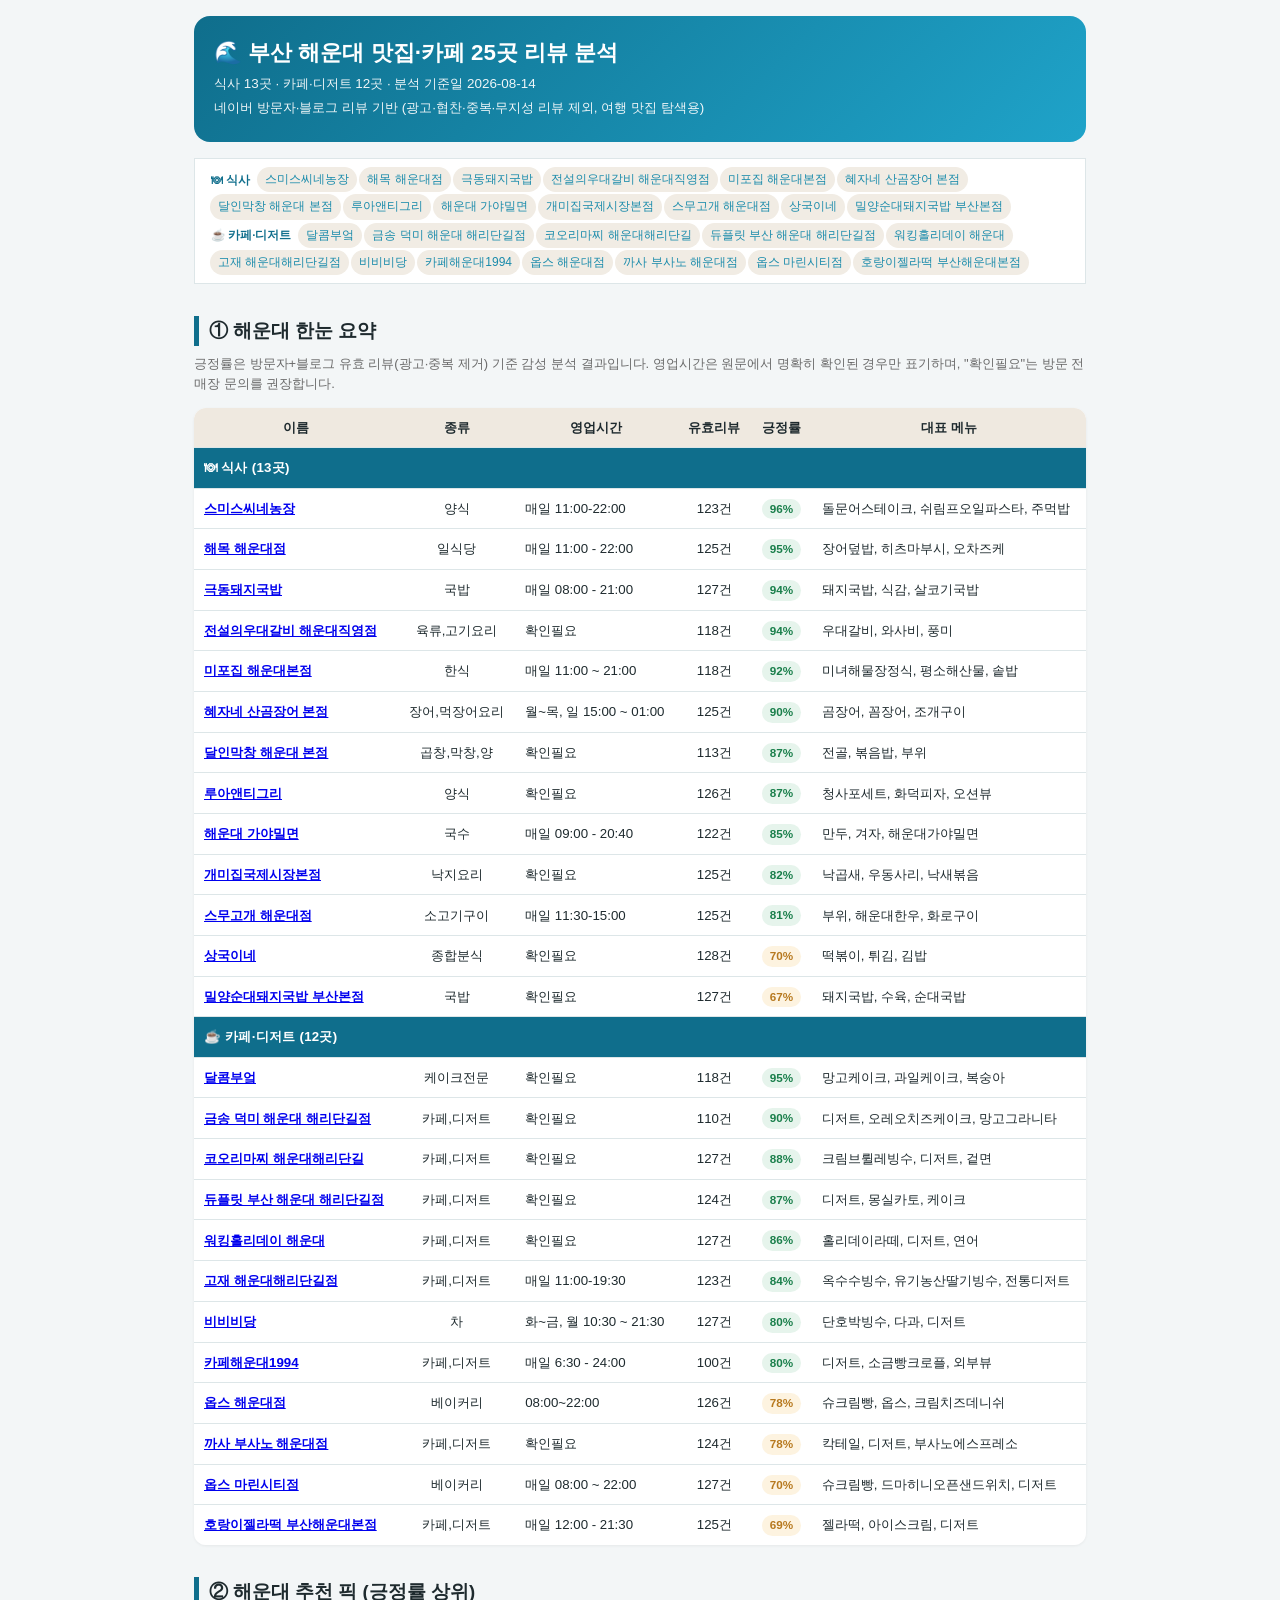
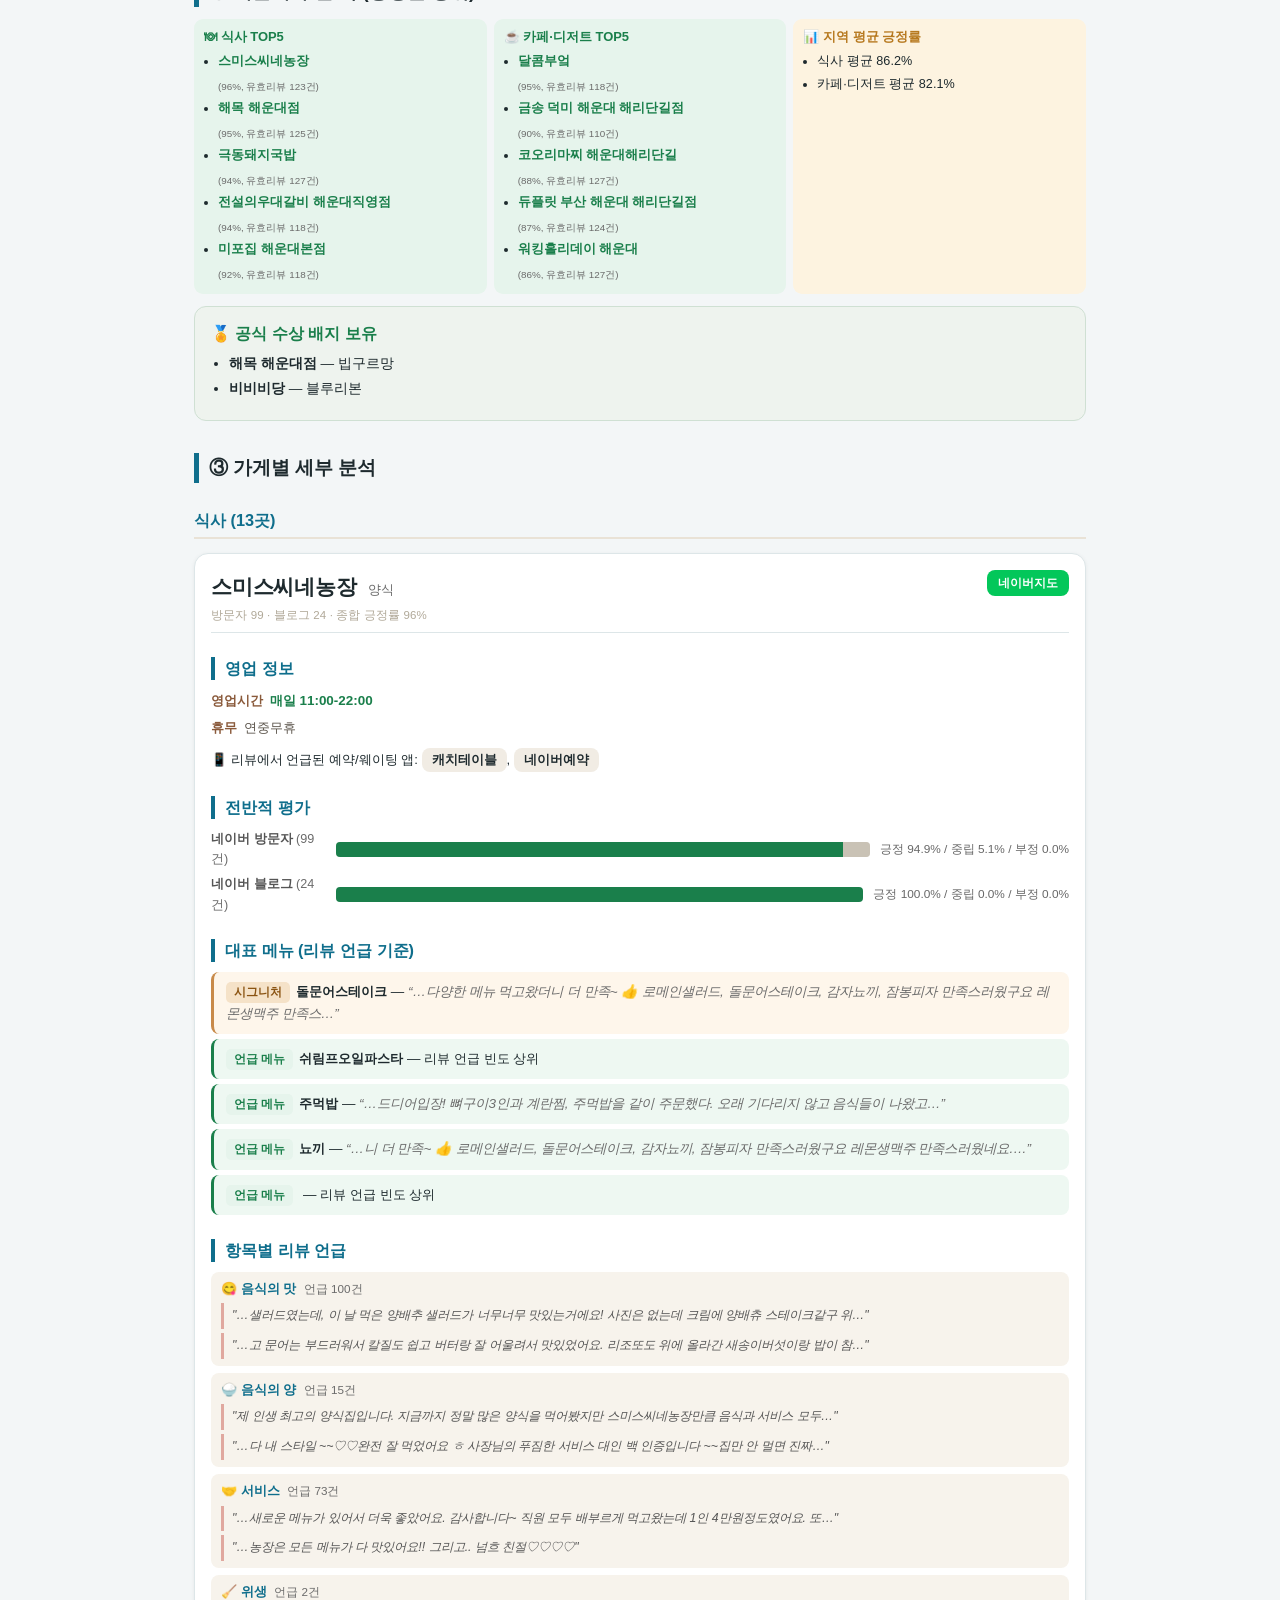
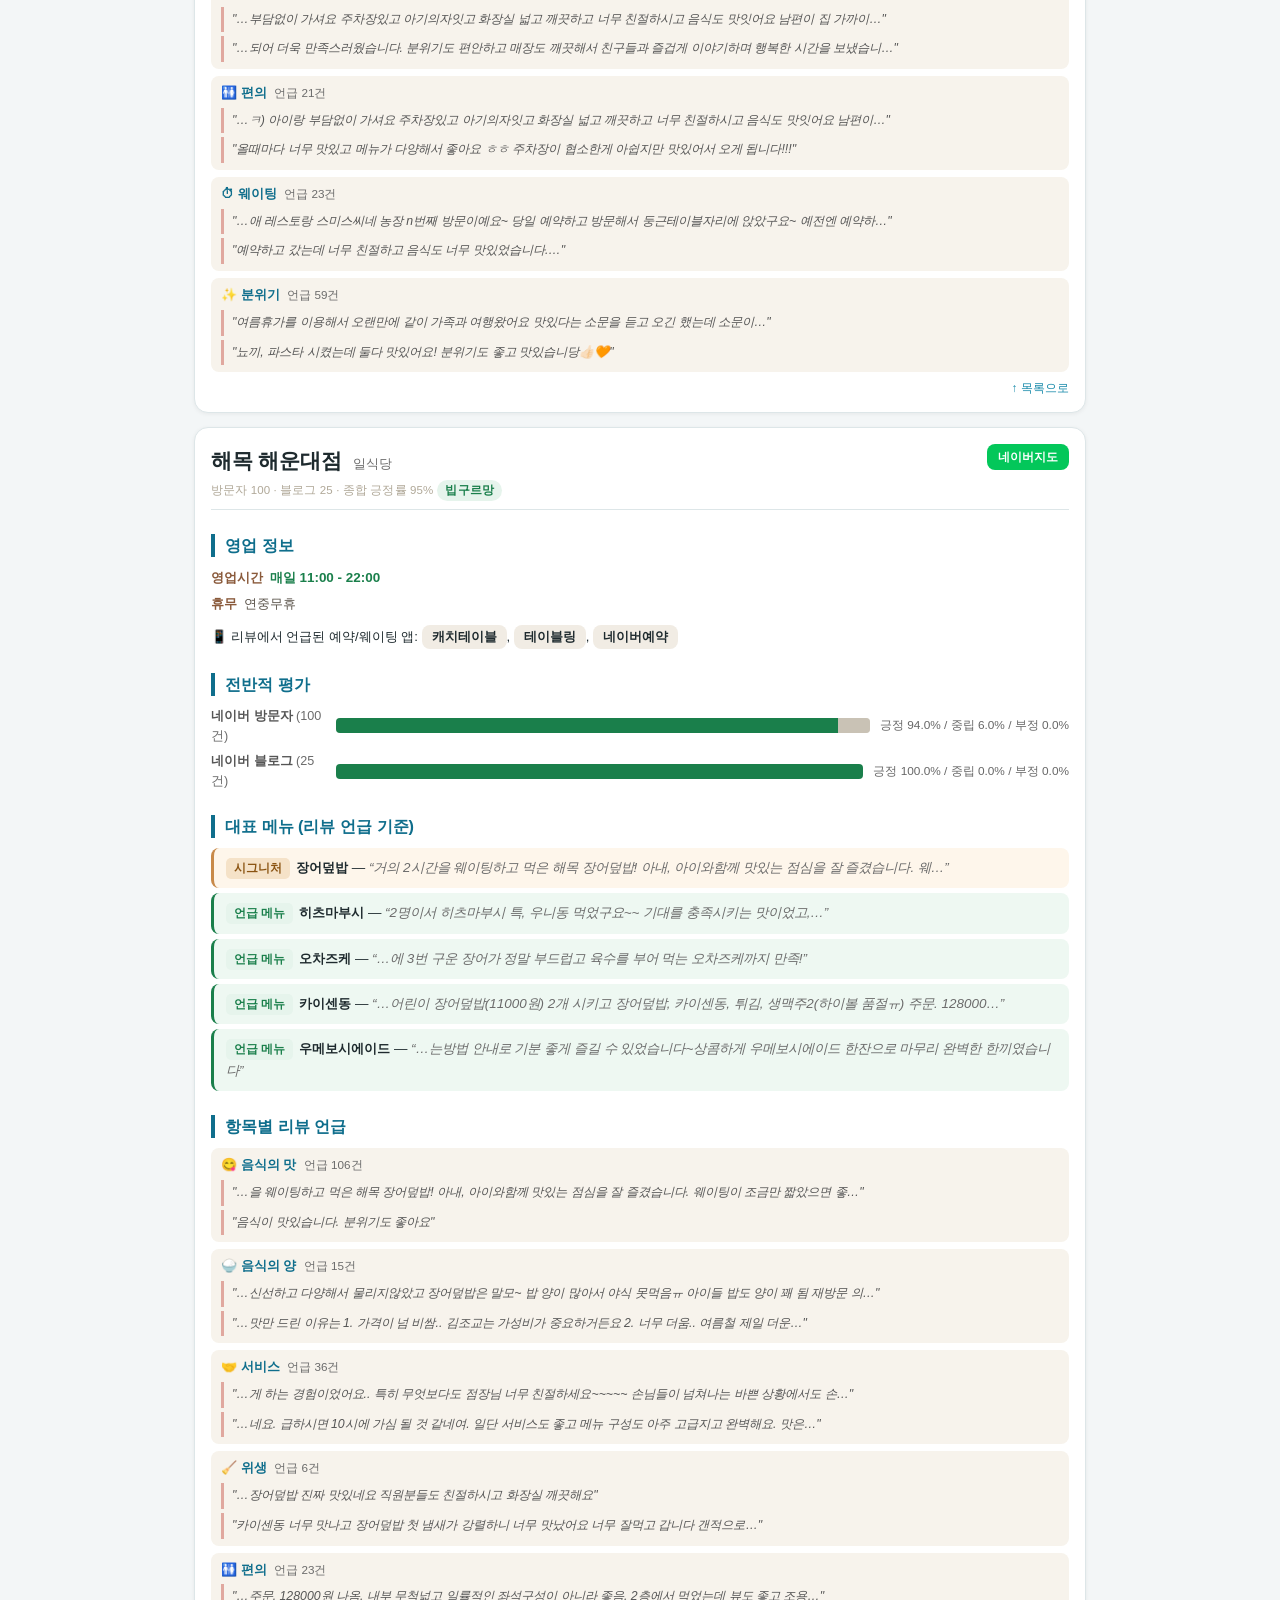
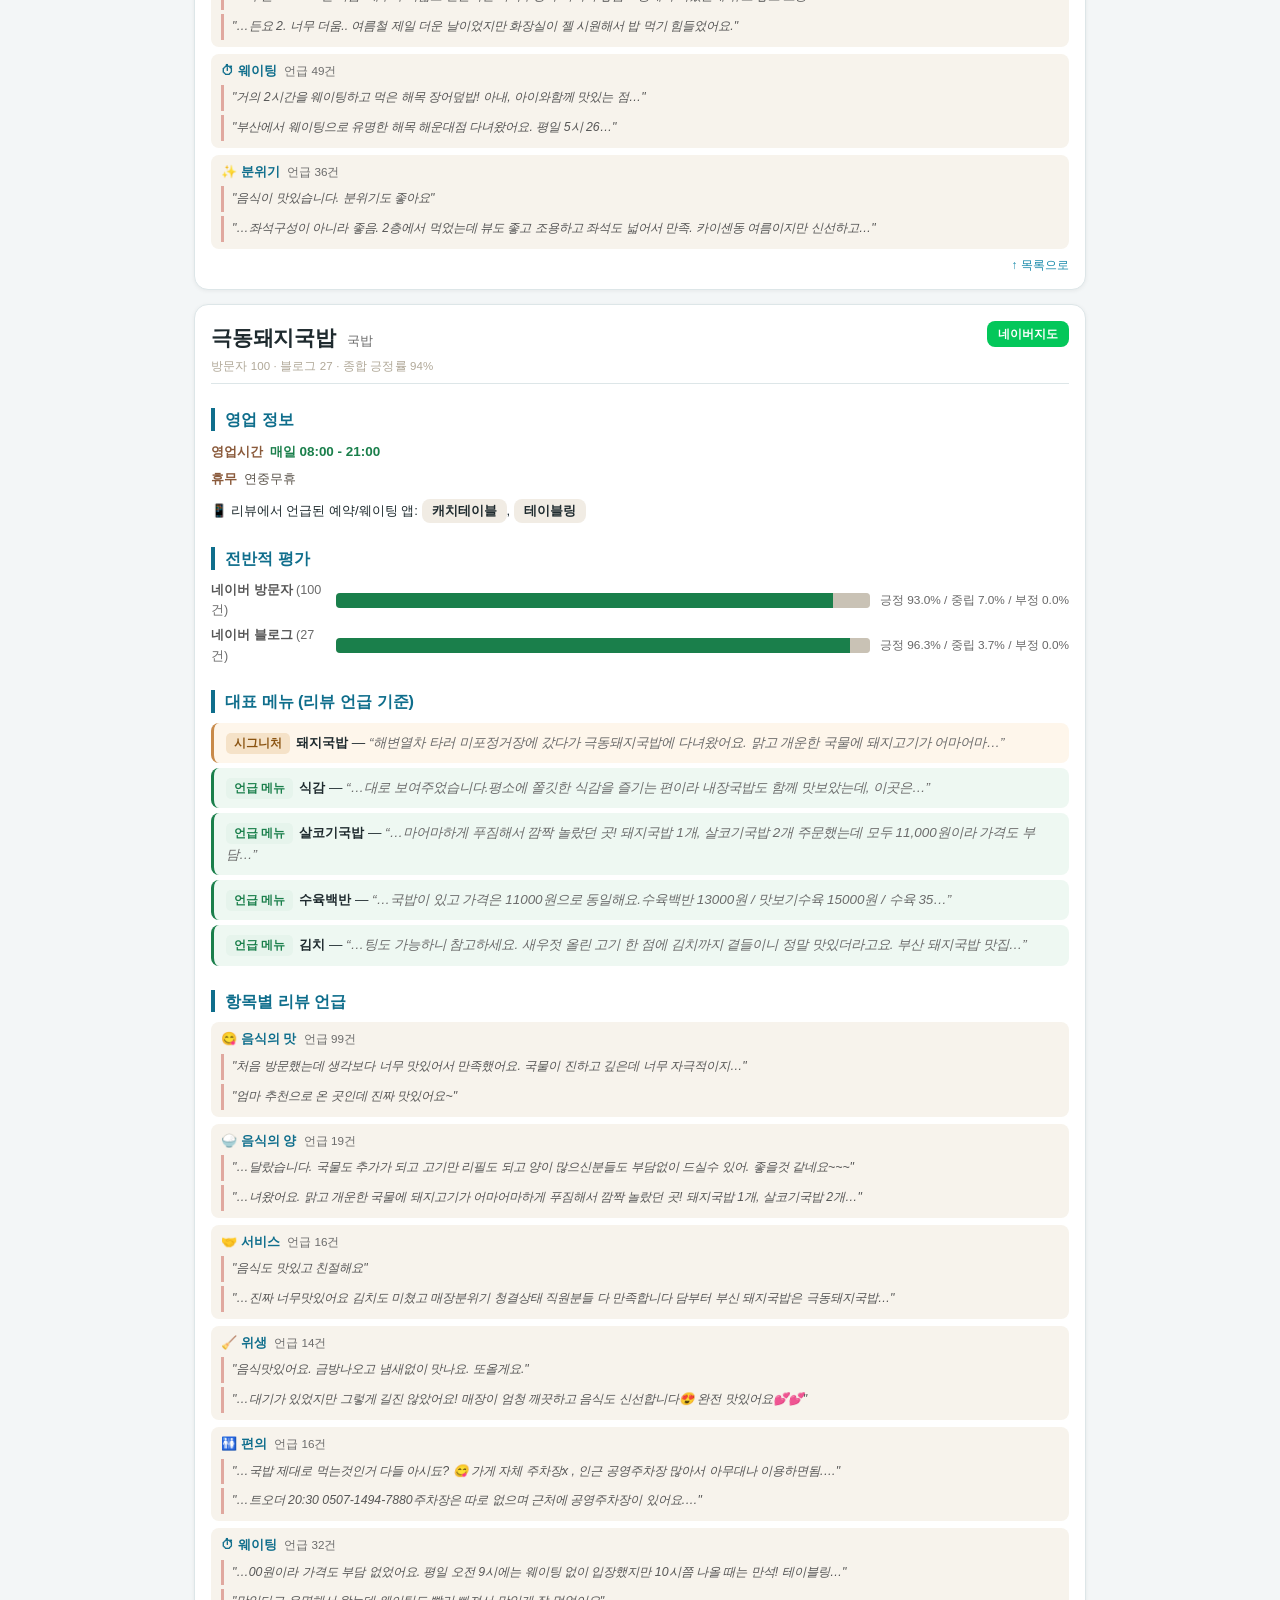
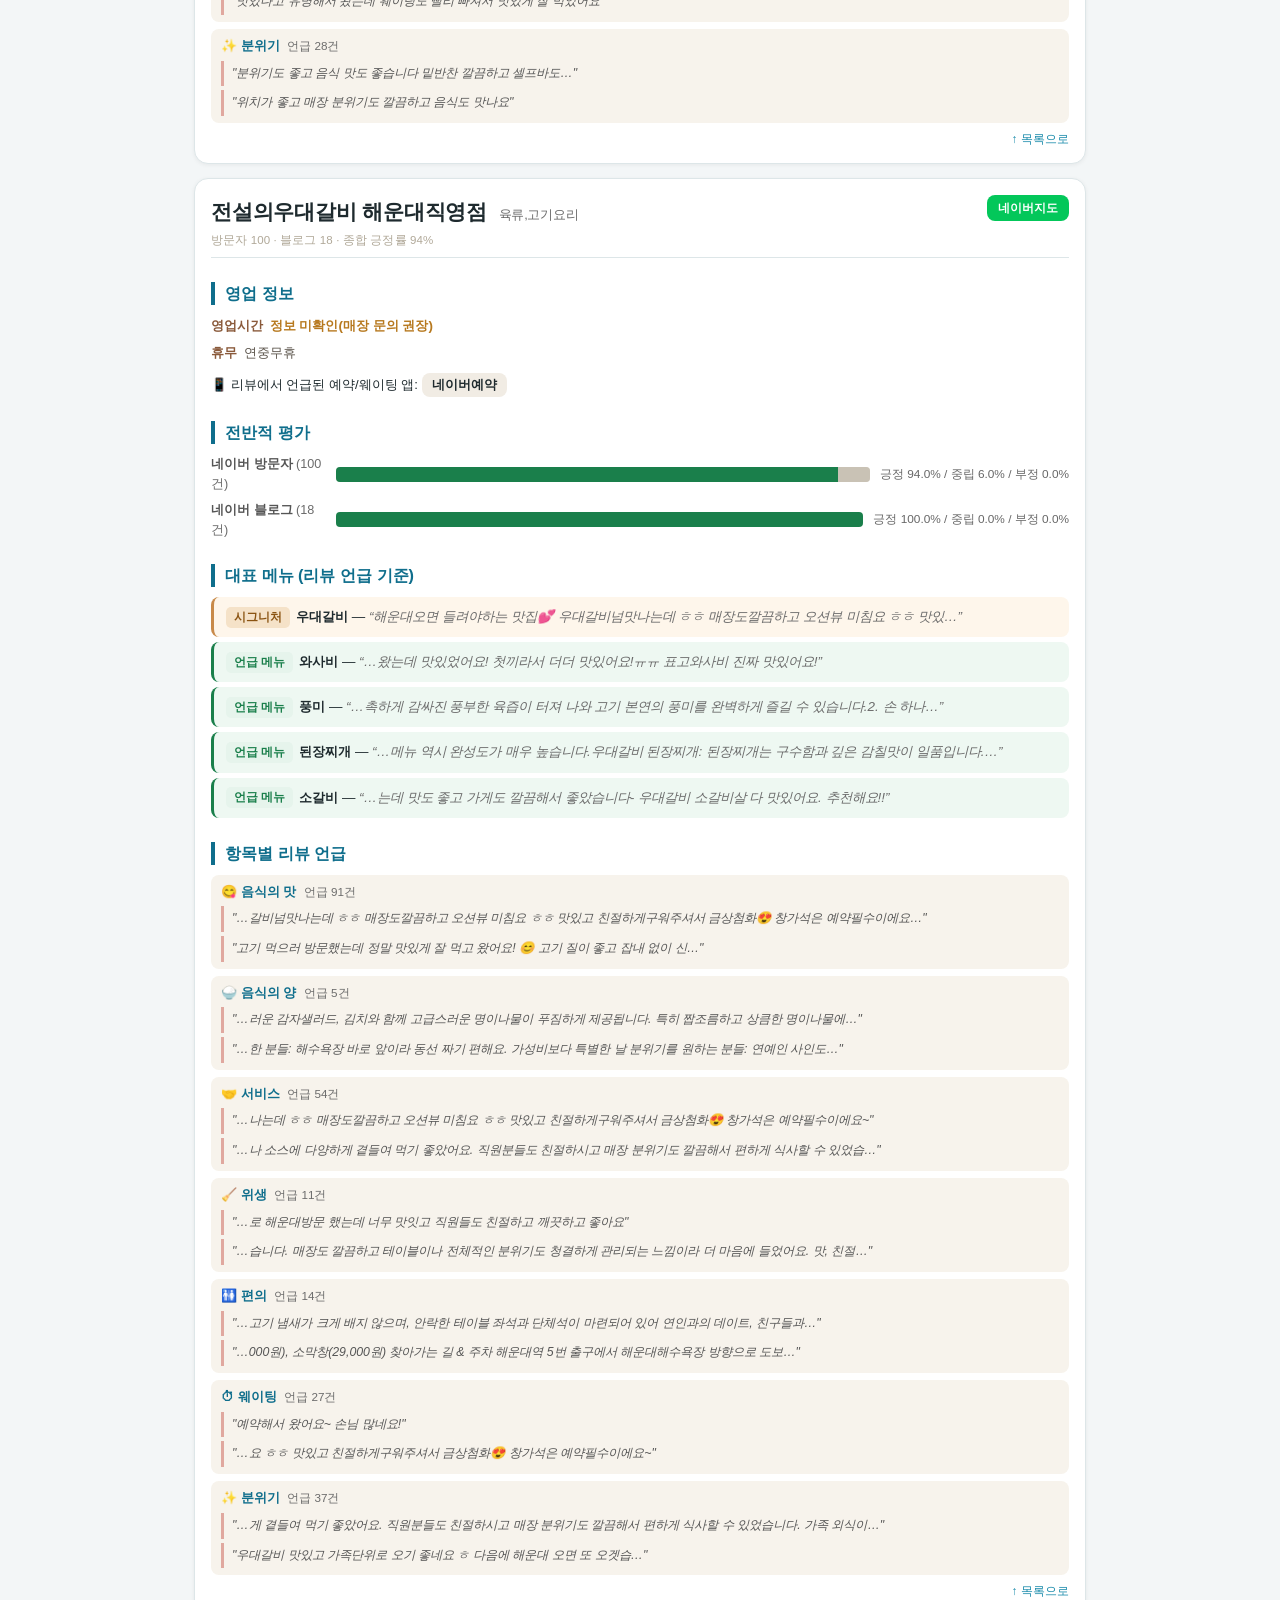
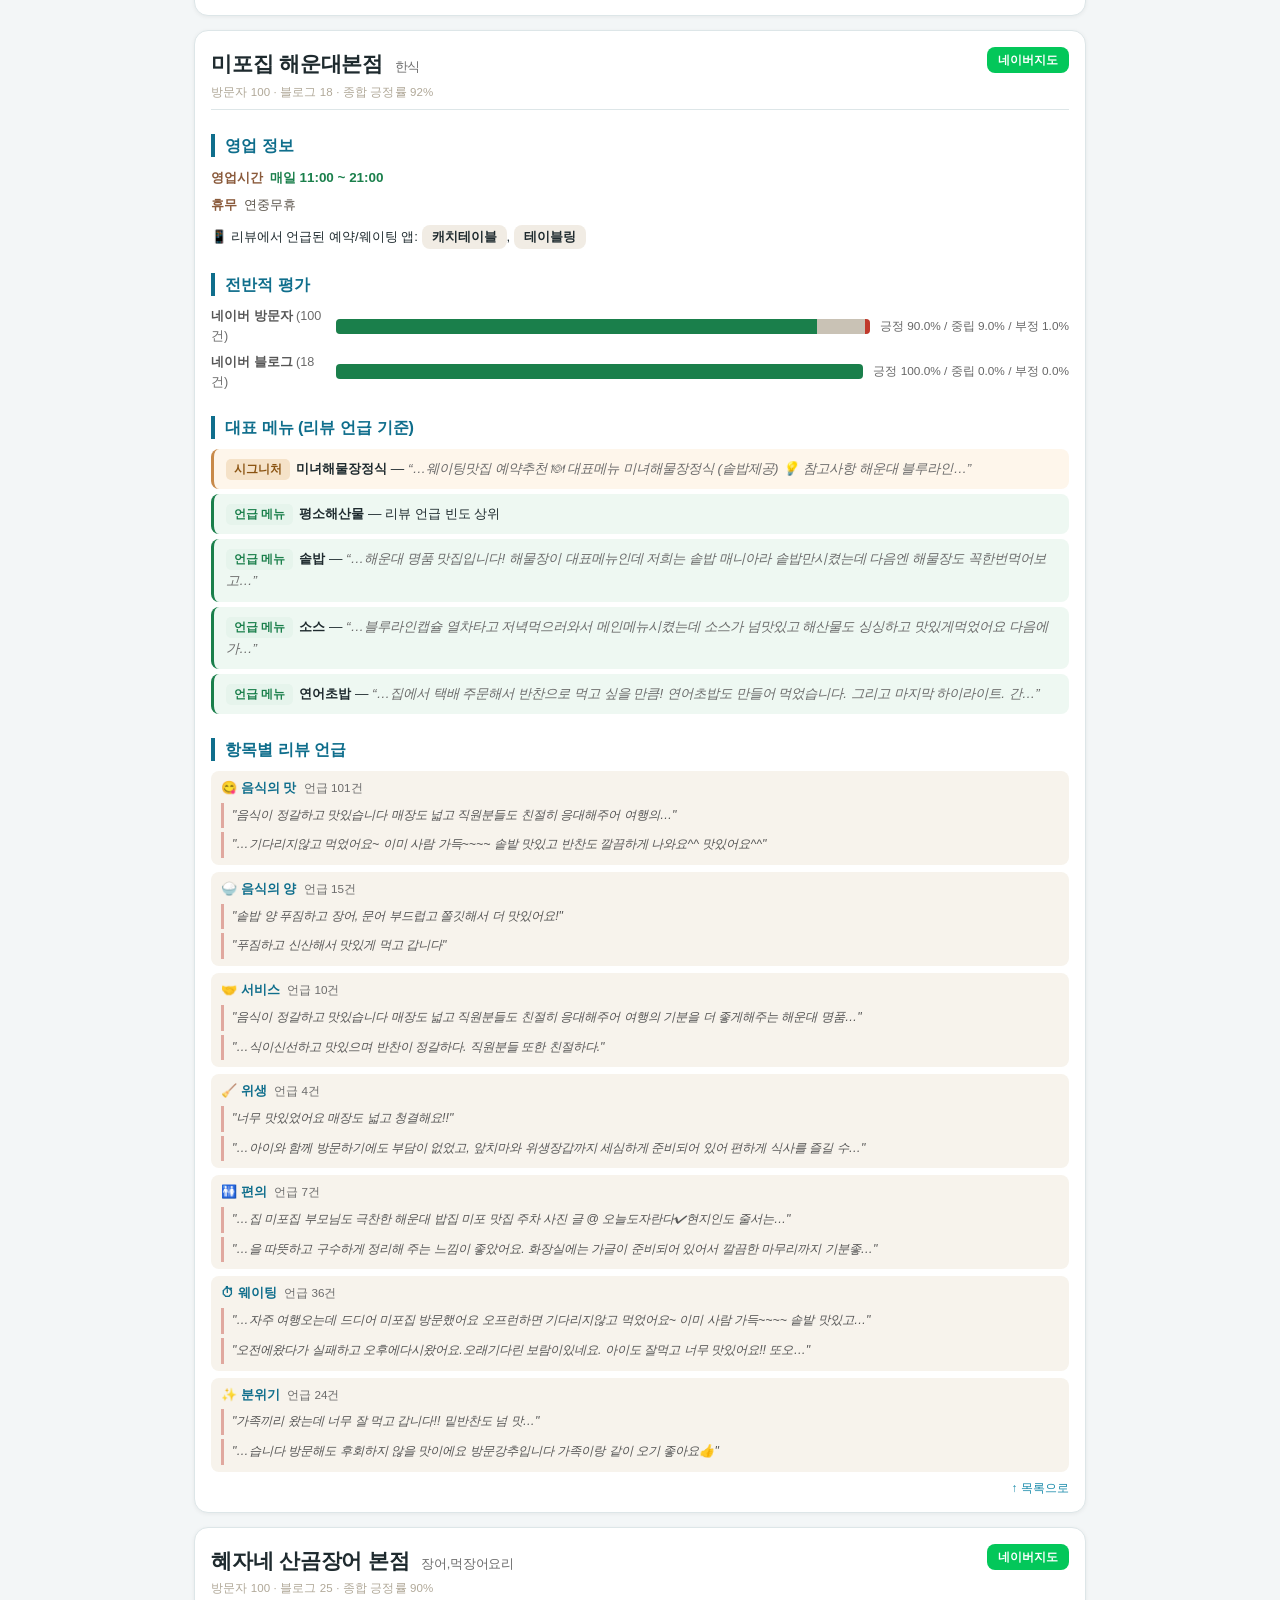
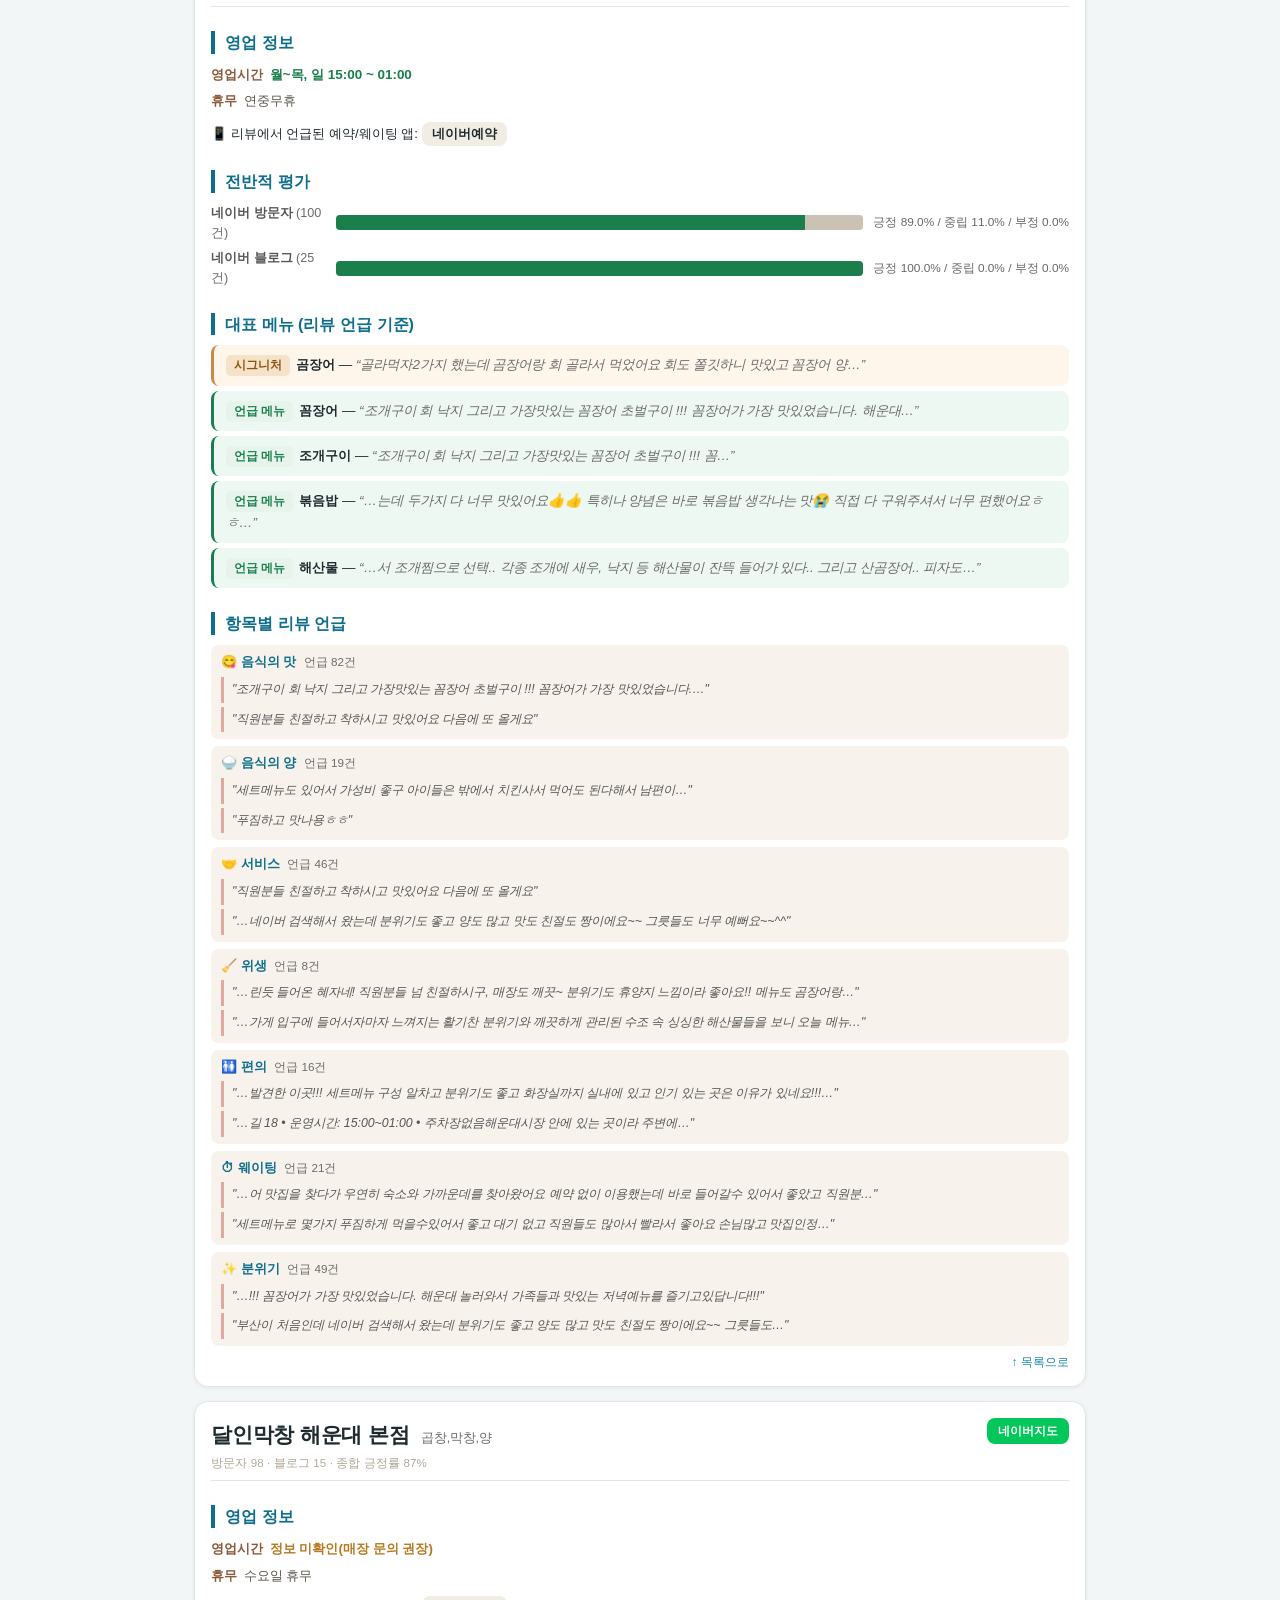
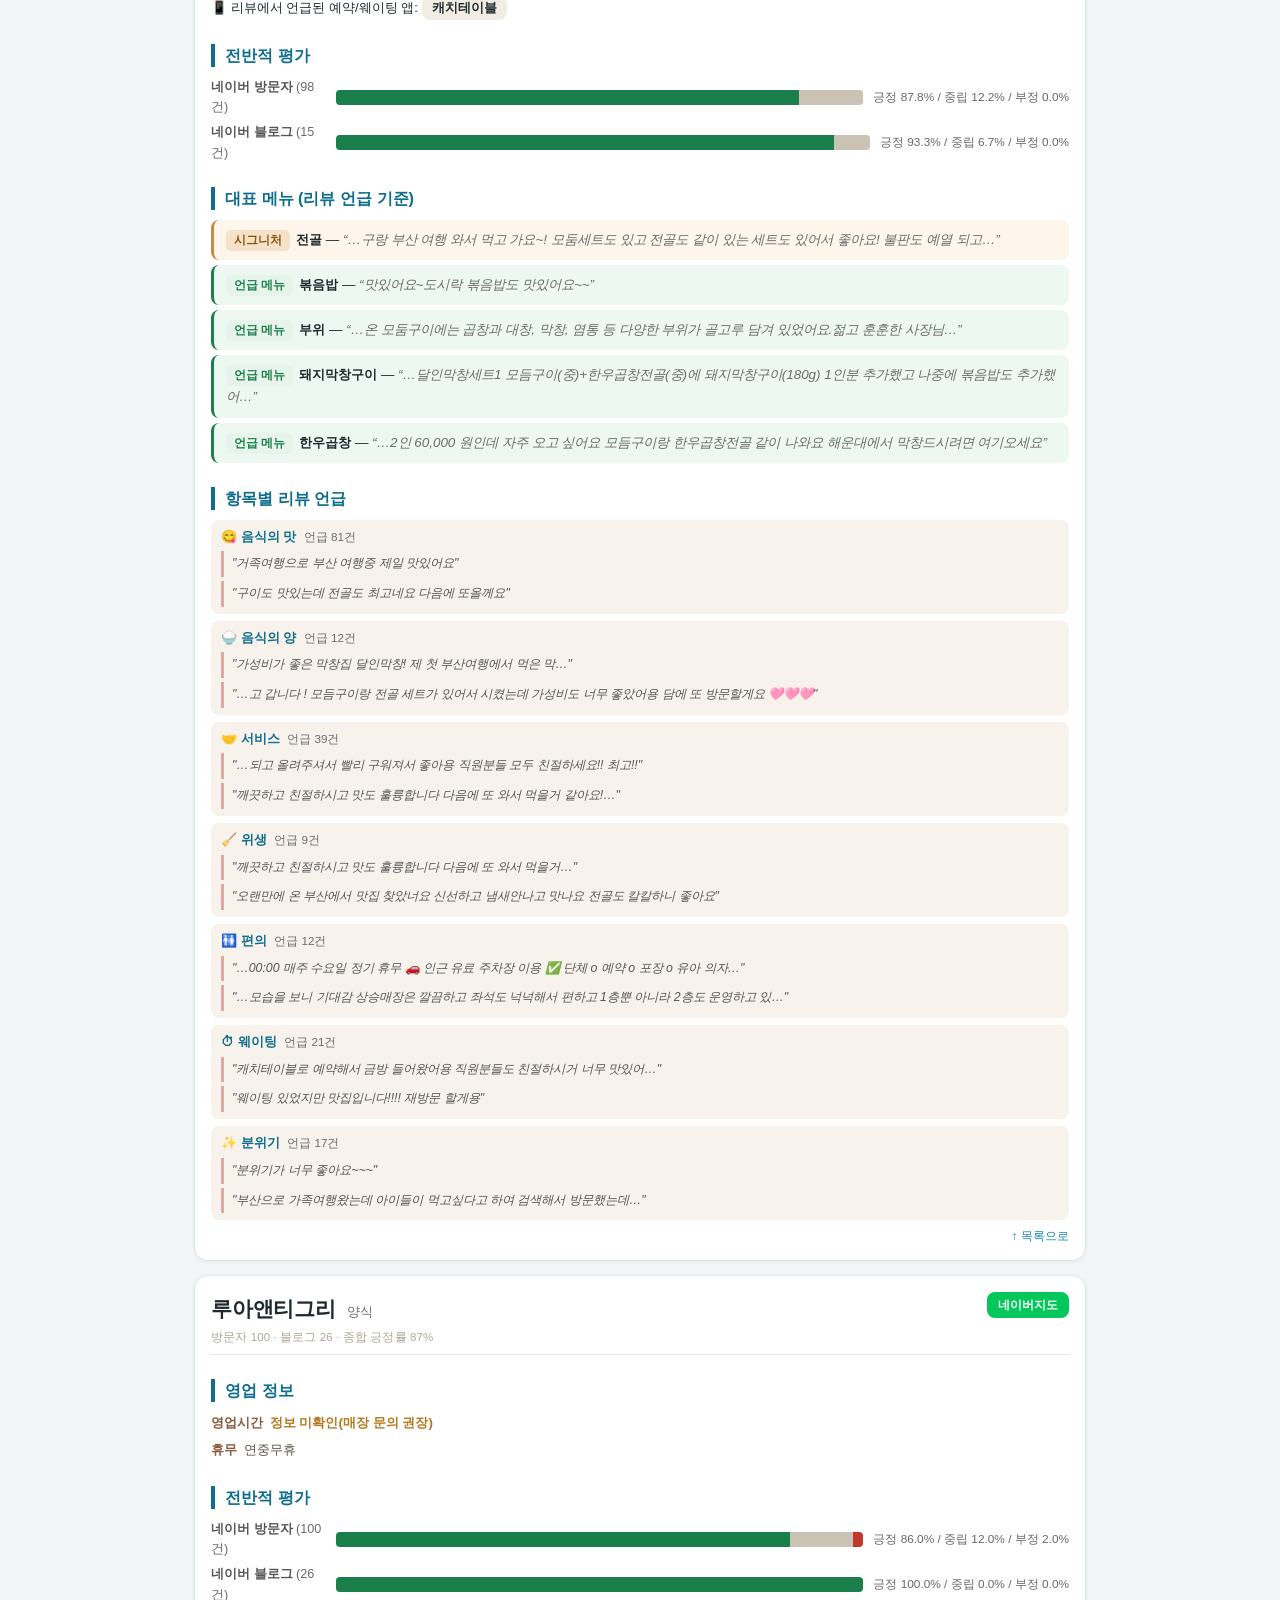
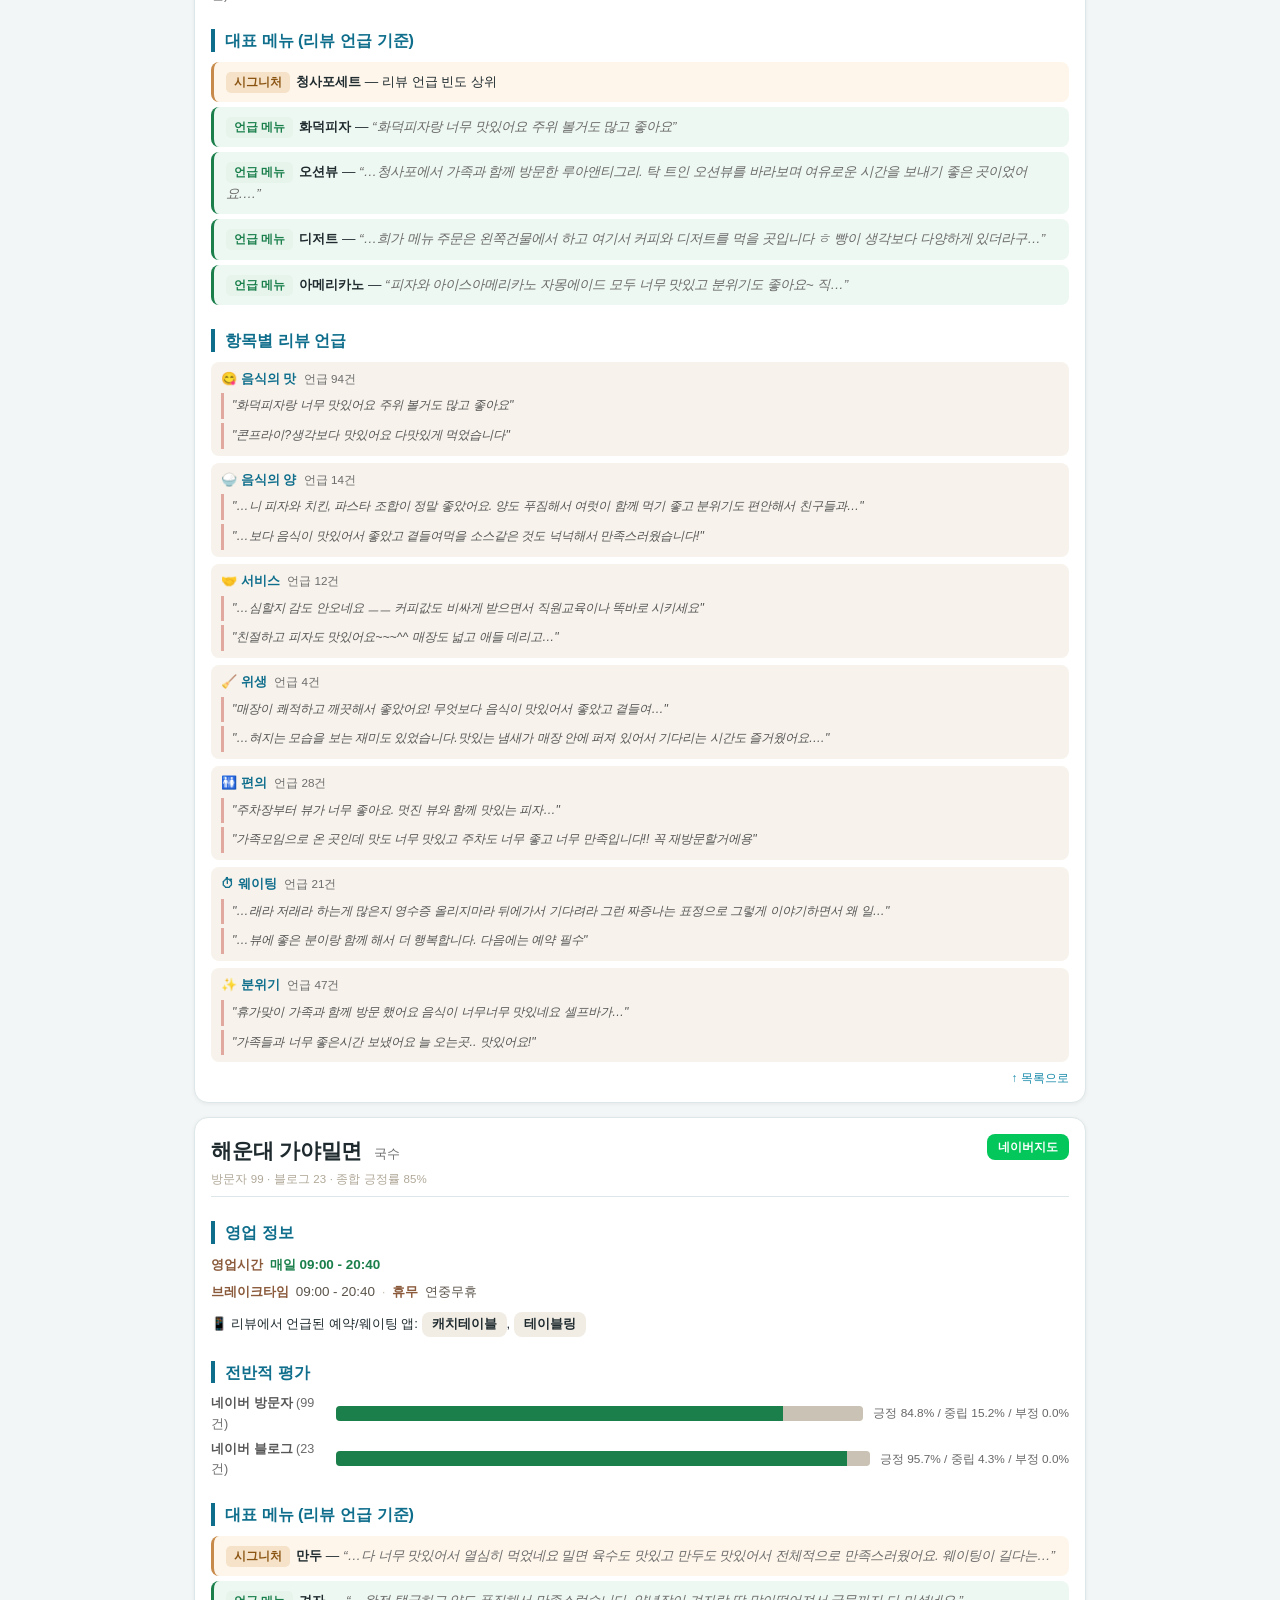
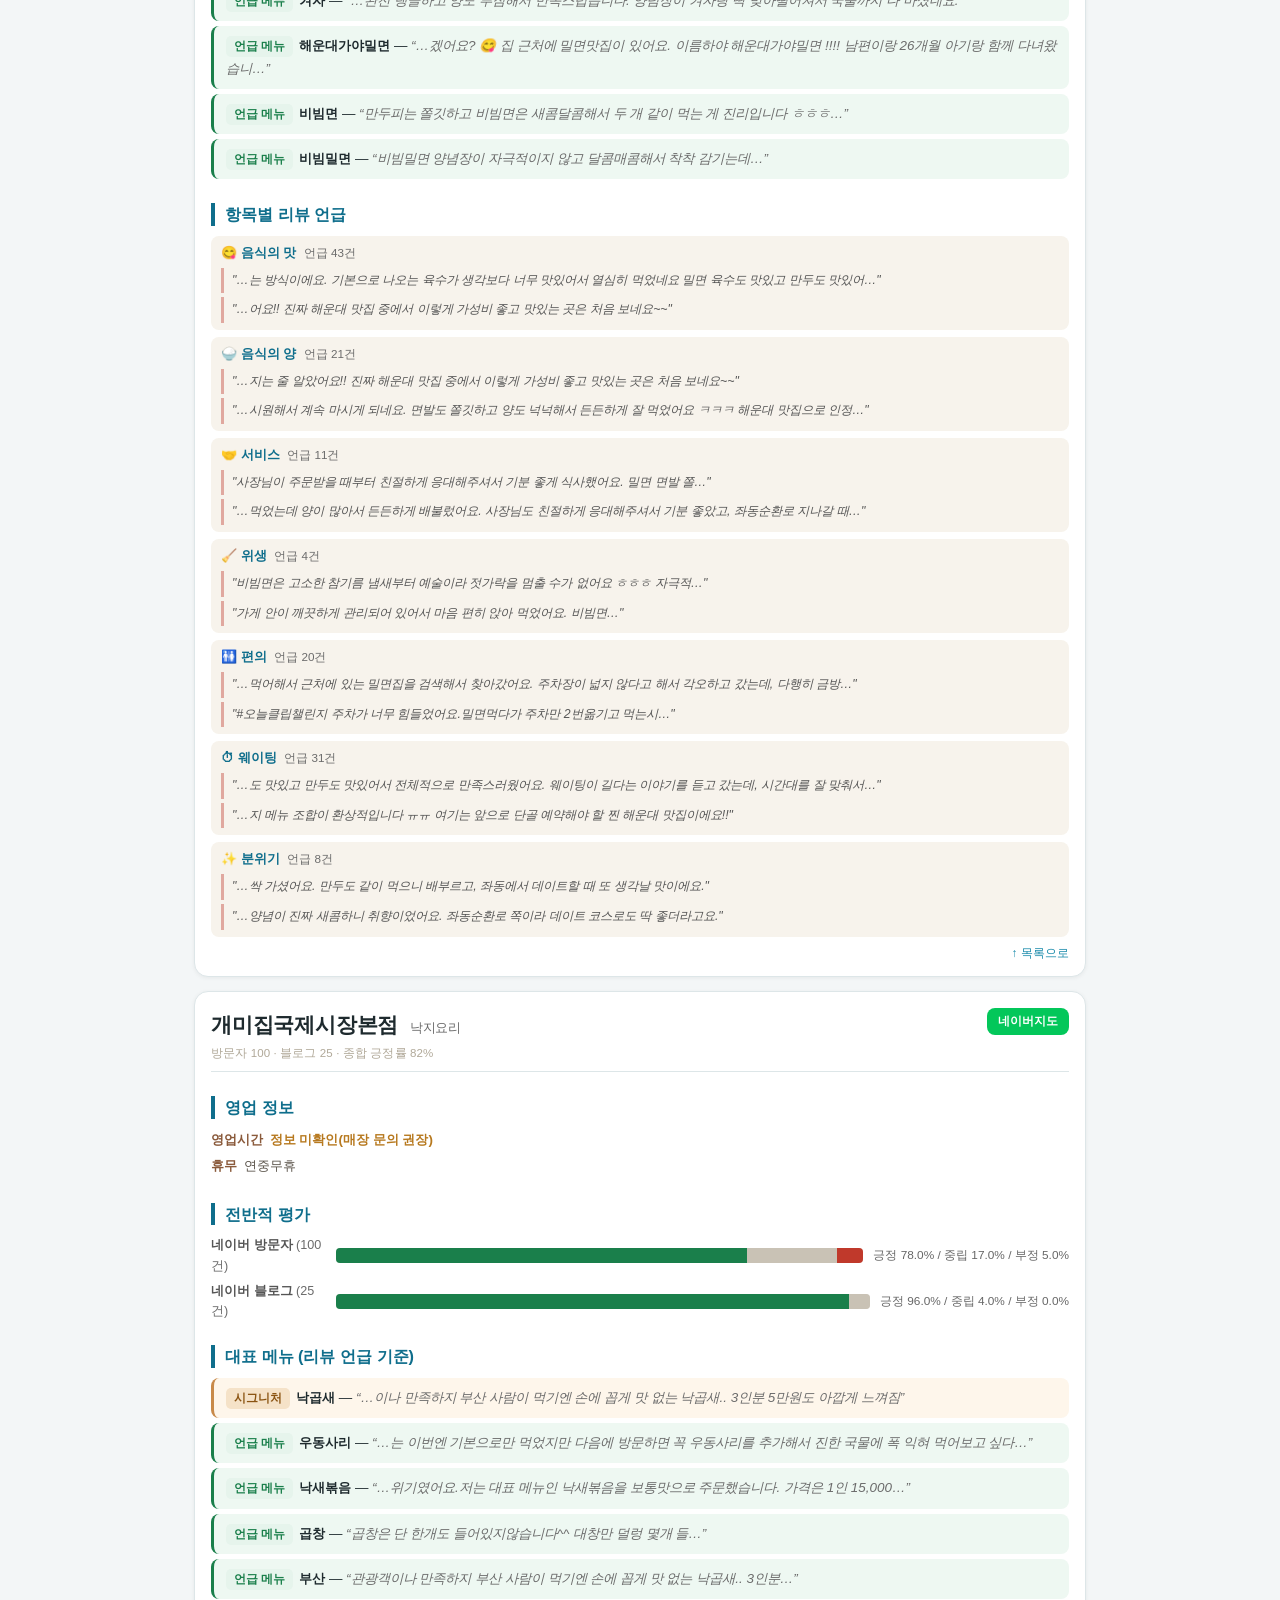
<file: reports/부산_해운대_맛집카페_분석리포트.html>
<!DOCTYPE html>
<html lang="ko">
<head>
<meta charset="UTF-8">
<meta name="viewport" content="width=device-width, initial-scale=1.0">
<title>부산 해운대 맛집·카페 25곳 리뷰 분석</title>
<style>
      :root {
        --bg: #f3f6f7;
        --card: #fff;
        --ink: #1e2a2e;
        --sub: #6b6b6b;
        --line: #dde6e8;
        --good: #1a7f4b;
        --good-bg: #e6f4ec;
        --bad: #c0392b;
        --bad-bg: #fbeae8;
        --warn: #b7791f;
        --warn-bg: #fdf3e0;
        --neu: #c9c2b5;
        --accent: #0f6e8c;
        --accent2: #1a8bab;
        --naver: #03c75a;
      }
      * {
        box-sizing: border-box;
        -webkit-tap-highlight-color: transparent;
      }
      body {
        margin: 0;
        background: var(--bg);
        color: var(--ink);
        font-family: "Apple SD Gothic Neo", "Malgun Gothic", sans-serif;
        line-height: 1.6;
        font-size: 16px;
        -webkit-text-size-adjust: 100%;
      }
      .wrap {
        max-width: 920px;
        margin: 0 auto;
        padding: 16px 14px 70px;
      }
      header.top {
        background: linear-gradient(135deg, #0f6e8c, #1fa3c9);
        color: #fff;
        border-radius: 16px;
        padding: 22px 20px;
        margin-bottom: 16px;
      }
      header.top h1 {
        margin: 0 0 6px;
        font-size: 1.4rem;
        line-height: 1.3;
      }
      header.top p {
        margin: 2px 0;
        opacity: 0.93;
        font-size: 0.84rem;
      }

      .toc {
        background: var(--card);
        border: 1px solid var(--line);
        border-radius: 12px;
        padding: 12px 14px;
        margin-bottom: 16px;
        font-size: 0.85rem;
      }
      .toc b {
        color: var(--accent);
        display: block;
        margin-bottom: 5px;
      }
      .toc a {
        display: inline-block;
        color: var(--accent2);
        text-decoration: none;
        padding: 4px 9px;
        margin: 2px;
        background: #f1ece4;
        border-radius: 14px;
        font-size: 0.8rem;
      }
      .toc .gmark {
        color: var(--good);
      }
      .toc hr {
        border: none;
        border-top: 1px dashed var(--line);
        margin: 8px 0;
      }

      h2.sec {
        font-size: 1.16rem;
        margin: 32px 0 12px;
        padding-left: 10px;
        border-left: 5px solid var(--accent);
        scroll-margin-top: 10px;
      }
      .note {
        font-size: 0.81rem;
        color: var(--sub);
        margin: -4px 0 13px;
      }

      .tscroll {
        overflow-x: auto;
        -webkit-overflow-scrolling: touch;
        border-radius: 12px;
        box-shadow: 0 1px 3px rgba(0, 0, 0, 0.06);
      }
      table {
        width: 100%;
        border-collapse: collapse;
        background: var(--card);
        font-size: 0.83rem;
        min-width: 540px;
      }
      th,
      td {
        padding: 9px 10px;
        text-align: center;
        border-bottom: 1px solid var(--line);
      }
      th {
        background: #efe9e0;
        font-weight: 700;
        white-space: nowrap;
      }
      td.l {
        text-align: left;
      }
      tr:last-child td {
        border-bottom: none;
      }
      tr.grp td {
        background: var(--accent);
        color: #fff;
        text-align: left;
        font-weight: 800;
        letter-spacing: 0.02em;
      }
      .yes {
        color: var(--good);
        font-weight: 700;
      }
      .no {
        color: var(--bad);
        font-weight: 700;
      }
      .maybe {
        color: var(--warn);
        font-weight: 700;
      }
      .star {
        color: #d89a1e;
        font-weight: 800;
        white-space: nowrap;
      }
      .nrev {
        color: var(--sub);
        font-size: 0.78em;
        font-weight: 500;
      }
      .pill {
        display: inline-block;
        padding: 1px 8px;
        border-radius: 14px;
        font-size: 0.73rem;
        font-weight: 700;
        white-space: nowrap;
      }
      .p-go {
        background: var(--good-bg);
        color: var(--good);
      }
      .p-no {
        background: var(--bad-bg);
        color: var(--bad);
      }
      .p-warn {
        background: var(--warn-bg);
        color: var(--warn);
      }

      .subh {
        margin: 24px 0 6px;
        color: var(--accent);
        font-size: 1.02rem;
        border-bottom: 2px solid #e9e2d6;
        padding-bottom: 4px;
      }
      .detail {
        background: var(--card);
        border: 1px solid var(--line);
        border-radius: 14px;
        padding: 16px 16px 14px;
        margin: 14px 0;
        box-shadow: 0 1px 4px rgba(0, 0, 0, 0.06);
        scroll-margin-top: 10px;
      }
      .tips {
        display: grid;
        grid-template-columns: repeat(3, 1fr);
        gap: 9px;
        margin: 11px 0 4px;
      }
      .tips .t {
        border-radius: 9px;
        padding: 8px 10px;
        font-size: 0.8rem;
      }
      .t-good {
        background: var(--good-bg);
      }
      .t-bad {
        background: var(--bad-bg);
      }
      .t-tip {
        background: var(--warn-bg);
      }
      .t b {
        display: block;
        margin-bottom: 3px;
      }
      .tips ul {
        margin: 0;
        padding-left: 15px;
      }
      .tips li {
        margin: 2px 0;
      }
      .maps {
        display: flex;
        gap: 8px;
        margin-top: 12px;
      }
      .maps a {
        flex: 1;
        text-align: center;
        text-decoration: none;
        font-weight: 700;
        padding: 11px 6px;
        border-radius: 10px;
        font-size: 0.85rem;
        min-height: 44px;
        display: flex;
        align-items: center;
        justify-content: center;
      }
      .m-naver {
        background: var(--naver);
        color: #fff;
      }
      .m-kakao {
        background: var(--kakao);
        color: var(--kakaoink);
      }
      .totop {
        display: block;
        text-align: right;
        font-size: 0.74rem;
        color: var(--accent2);
        text-decoration: none;
        margin-top: 6px;
      }

      .legend {
        font-size: 0.79rem;
        color: var(--sub);
        margin: 10px 0 0;
      }
      .tip {
        background: #eef3ee;
        border: 1px solid #cfe0d3;
        border-radius: 12px;
        padding: 14px 16px;
        margin-top: 12px;
      }
      .tip.mon {
        background: #f2eef6;
        border-color: #ddd0e6;
      }
      .tip h4 {
        margin: 0 0 6px;
        color: var(--good);
        font-size: 1rem;
      }
      .tip.mon h4 {
        color: #7d4ba3;
      }
      ul.tight {
        margin: 6px 0;
        padding-left: 18px;
      }
      ul.tight li {
        margin: 4px 0;
        font-size: 0.85rem;
      }
      .em {
        background: #fff3cf;
        padding: 0 3px;
        border-radius: 3px;
      }
      .foot {
        font-size: 0.75rem;
        color: var(--sub);
        margin-top: 26px;
        border-top: 1px solid var(--line);
        padding-top: 12px;
      }
      @media (max-width: 680px) {
        body {
          font-size: 15px;
        }
        .wrap {
          padding: 12px 10px 60px;
        }
        header.top h1 {
          font-size: 1.2rem;
        }
        .tips {
          grid-template-columns: 1fr;
        }
      }

      /* ===== v5 스타일 ===== */
      /* TOC — sticky & compact */
      .toc {
        position: sticky;
        top: 0;
        z-index: 100;
        background: var(--card);
        border: 1px solid var(--line);
        border-radius: 0;
        padding: 6px 14px;
        margin-bottom: 12px;
        font-size: 0.82rem;
      }
      .toc b {
        color: var(--accent);
        display: inline;
        margin-right: 4px;
      }
      .toc a {
        padding: 3px 8px;
        margin: 1px;
        font-size: 0.75rem;
      }
      .toc hr {
        border: none;
        border-top: 1px dashed var(--line);
        margin: 4px 0;
      }

      /* 레스토랑 카드 */
      .rest-sec {
        background: var(--card);
        border: 1px solid var(--line);
        border-radius: 14px;
        padding: 16px 16px 14px;
        margin: 14px 0;
        box-shadow: 0 1px 4px rgba(0, 0, 0, 0.06);
        scroll-margin-top: 60px;
      }

      /* 헤더 — 식당명 + 리뷰 건수 (좌) / 지도 버튼 (우) */
      .rest-hd {
        display: flex;
        justify-content: space-between;
        align-items: flex-start;
        flex-wrap: wrap;
        gap: 8px 10px;
        border-bottom: 1px solid var(--line);
        padding-bottom: 8px;
        margin-bottom: 12px;
      }
      .rest-hd-l {
        display: flex;
        flex-direction: column;
        gap: 2px;
        min-width: 0;
      }
      .hd-maps {
        display: flex;
        gap: 6px;
        flex-shrink: 0;
        margin-left: auto;
      }
      .hd-maps a {
        text-decoration: none;
        font-weight: 700;
        font-size: 0.74rem;
        padding: 6px 11px;
        border-radius: 8px;
        white-space: nowrap;
        line-height: 1.2;
        display: inline-flex;
        align-items: center;
      }
      .rest-name {
        margin: 0;
        font-size: 1.32rem;
        font-weight: 800;
        letter-spacing: -0.01em;
      }
      .rest-cat {
        font-size: 0.8rem;
        color: var(--sub);
        font-weight: 500;
        margin-left: 6px;
      }
      .rest-sub {
        font-size: 0.8rem;
        color: var(--sub);
        font-weight: 400;
      }
      .rev-cnt {
        font-size: 0.72rem;
        color: #b0a898;
        white-space: nowrap;
        letter-spacing: 0.01em;
      }

      /* 영업정보 — 텍스트 배치 (영업시간 줄 / 기타 줄 분리) */
      .biz-info {
        font-size: 0.84rem;
        margin: 4px 0 2px;
        color: #3a352e;
      }
      .bi-hours {
        line-height: 1.7;
        margin-bottom: 3px;
      }
      .bi-hours .bi-day {
        font-weight: 600;
      }
      .bi-etc {
        line-height: 1.8;
        color: #5a534a;
      }
      .biz-info .bi-lab {
        color: #8a5a3b;
        font-weight: 700;
        margin-right: 3px;
      }
      .biz-info .bi-warn {
        color: var(--bad);
      }
      .biz-info .bi-sep {
        color: #cdc6b8;
        margin: 0 3px;
      }

      /* 섹션 소제목 — 크기·간격 확대 */
      .rs-title {
        font-size: 1.02rem;
        font-weight: 700;
        color: var(--accent);
        border-left: 4px solid var(--accent);
        padding-left: 10px;
        margin: 24px 0 10px;
        line-height: 1.4;
      }
      .rs-sec {
        margin-bottom: 3px;
      }
      .rs-sec:first-of-type .rs-title {
        margin-top: 6px;
      }

      /* 감성 바 */
      .sent-bar-wrap {
        display: flex;
        align-items: center;
        gap: 10px;
        margin: 5px 0;
        flex-wrap: wrap;
      }
      .sent-label {
        width: 115px;
        flex-shrink: 0;
        font-weight: 600;
        color: #555;
        font-size: 0.79rem;
      }
      .n-cnt {
        font-weight: 400;
        color: var(--sub);
      }
      .warn-tag {
        color: var(--warn);
        font-size: 0.72rem;
      }
      .bar-track {
        flex: 1;
        min-width: 80px;
        background: #e9e4dd;
        border-radius: 4px;
        height: 15px;
        overflow: hidden;
        display: flex;
      }
      .bar-pos {
        background: var(--good);
        height: 100%;
      }
      .bar-neg {
        background: var(--bad);
        height: 100%;
      }
      .bar-neu {
        background: #c9c2b5;
        height: 100%;
      }
      .sent-nums {
        font-size: 0.74rem;
        color: #666;
        white-space: nowrap;
      }

      /* 영업정보 그리드 */
      .info-grid2 {
        display: grid;
        grid-template-columns: repeat(auto-fill, minmax(210px, 1fr));
        gap: 5px;
        font-size: 0.82rem;
        margin: 4px 0;
      }
      .ig-row {
        background: #f7f3ec;
        border-radius: 6px;
        padding: 6px 10px;
      }
      .ig-lab {
        font-weight: 700;
        color: #666;
        font-size: 0.72rem;
        display: block;
        margin-bottom: 1px;
      }
      .ig-val {
        line-height: 1.5;
      }
      .ig-warn {
        color: var(--bad);
        font-weight: 700;
      }

      /* 메뉴 */
      .menu-recs {
        display: grid;
        grid-template-columns: repeat(auto-fill, minmax(165px, 1fr));
        gap: 5px;
        margin: 4px 0;
      }
      .mrec {
        background: #f7f3ec;
        border-radius: 6px;
        padding: 6px 10px;
        font-size: 0.81rem;
      }
      .mr-name {
        font-weight: 700;
        display: block;
      }
      .mr-price {
        color: var(--accent2);
        font-size: 0.77rem;
        display: block;
      }
      .mr-desc {
        color: var(--sub);
        font-size: 0.73rem;
        display: block;
        margin-top: 1px;
      }

      /* 메뉴 — 정성 분석 (메뉴별 줄바꿈) */
      .menu-q {
        margin: 4px 0 2px;
      }
      .menu-q p {
        margin: 9px 0 4px;
        font-size: 0.84rem;
        line-height: 1.6;
      }
      .mq-tag {
        display: inline-block;
        font-size: 0.72rem;
        font-weight: 800;
        border-radius: 5px;
        padding: 1px 8px;
        margin-right: 6px;
        white-space: nowrap;
        vertical-align: middle;
      }
      .mq-sig {
        background: #f5e2c8;
        color: #8a5311;
      }
      .mq-rec {
        background: var(--good-bg);
        color: var(--good);
      }
      .mq-combo {
        background: #e6eef6;
        color: #2f5d8a;
      }
      .mq-surp {
        background: #efe6f6;
        color: #7d4ba3;
      }
      .mq-miss {
        background: var(--bad-bg);
        color: var(--bad);
      }
      .menu-q q {
        color: #6b6b6b;
        font-style: italic;
      }
      .mq-price {
        color: var(--accent2);
        font-weight: 600;
        font-size: 0.79rem;
      }
      /* 메뉴별 한 줄 리스트 */
      .mq-list {
        list-style: none;
        margin: 3px 0 6px;
        padding: 0;
      }
      .mq-list li {
        font-size: 0.84rem;
        line-height: 1.55;
        margin: 3px 0;
        padding-left: 14px;
        position: relative;
      }
      .mq-list li::before {
        content: "•";
        position: absolute;
        left: 2px;
        color: var(--accent2);
      }
      .mq-list .mq-name {
        font-weight: 700;
      }

      /* 주문팁 */
      .otips {
        margin: 4px 0;
        padding-left: 16px;
        font-size: 0.82rem;
      }
      .otips li {
        margin: 3px 0;
      }

      /* 트렌드 */
      .trend-p {
        font-size: 0.82rem;
        color: #555;
        margin: 4px 0;
        line-height: 1.7;
      }

      /* 예약·대기 */
      .resv-p {
        font-size: 0.82rem;
        margin: 4px 0;
      }
      .waiting-tag {
        display: inline-block;
        background: #f1ece4;
        border-radius: 8px;
        padding: 2px 10px;
        font-size: 0.79rem;
        font-weight: 700;
        margin-top: 4px;
      }

      /* 부정 이슈 */
      .neg-box {
        margin: 4px 0;
      }
      .neg-pattern {
        margin: 7px 0;
        padding: 7px 10px;
        background: var(--bad-bg);
        border-radius: 8px;
      }
      .neg-ph {
        font-size: 0.81rem;
        font-weight: 700;
        color: #7a241b;
        margin-bottom: 3px;
      }
      .neg-cnt {
        color: var(--bad);
      }
      .neg-dr {
        color: var(--sub);
        font-size: 0.73rem;
        font-weight: 400;
        margin-left: 4px;
      }
      .neg-q {
        border-left: 3px solid #e0a89f;
        padding: 3px 0 3px 8px;
        margin: 4px 0 0;
        font-size: 0.77rem;
        color: #555;
        font-style: italic;
      }
      .neg-qd {
        color: var(--sub);
        font-size: 0.72rem;
        font-style: normal;
      }
      .no-neg,
      .no-data {
        font-size: 0.8rem;
        color: var(--sub);
        margin: 4px 0;
      }
      .neg-an {
        font-size: 0.79rem;
        color: #5a4b46;
        margin: 2px 0 3px;
        line-height: 1.55;
      }
      .neg-trend {
        font-size: 0.79rem;
        border-radius: 8px;
        padding: 7px 10px;
        margin: 7px 0;
        line-height: 1.55;
      }
      .neg-trend.up {
        background: #fbeae8;
        color: #7a241b;
      }
      .neg-trend.flat {
        background: #eef1ec;
        color: #4a5a48;
      }
      .neg-trend b {
        font-weight: 800;
      }
      .neg-single {
        margin: 7px 0;
        padding: 7px 10px;
        background: #faf6ef;
        border: 1px dashed #e0d6c4;
        border-radius: 8px;
      }
      .neg-single .ns-h {
        font-size: 0.78rem;
        font-weight: 700;
        color: #8a5a3b;
        margin-bottom: 2px;
      }
      .neg-minor {
        font-size: 0.79rem;
        color: #6b6b6b;
        margin: 5px 0 2px;
      }

      /* 추천/비추/팁 3열 */
      .tips3col {
        display: grid;
        grid-template-columns: repeat(3, 1fr);
        gap: 7px;
        margin: 10px 0 6px;
      }
      .t3 {
        border-radius: 9px;
        padding: 8px 10px;
        font-size: 0.79rem;
      }
      .t3 b {
        display: block;
        font-size: 0.81rem;
        margin-bottom: 4px;
      }
      .t3 ul {
        margin: 0;
        padding-left: 14px;
      }
      .t3 li {
        margin: 2px 0;
      }
      .t3-good {
        background: var(--good-bg);
      }
      .t3-good b {
        color: var(--good);
      }
      .t3-bad {
        background: var(--bad-bg);
      }
      .t3-bad b {
        color: var(--bad);
      }
      .t3-tip {
        background: var(--warn-bg);
      }
      .t3-tip b {
        color: var(--warn);
      }

      /* 종합의견 */
      .verdict-box {
        background: #f9f5ef;
        border: 1px solid var(--line);
        border-radius: 8px;
        padding: 10px 13px;
        font-size: 0.85rem;
        margin-top: 8px;
      }
      .verdict-box b {
        color: var(--accent);
      }

      @media (max-width: 680px) {
        .tips3col {
          grid-template-columns: 1fr;
        }
        .info-grid2,
        .menu-recs {
          grid-template-columns: 1fr;
        }
        .rest-hd {
          flex-direction: column;
          align-items: flex-start;
        }
        .rev-cnt {
          font-size: 0.69rem;
        }
      }

      /* TOC 그룹 행 */
      .toc-row {
        display: flex;
        flex-wrap: wrap;
        align-items: center;
        margin: 1px 0;
      }
      .toc-gl {
        font-size: 0.72rem;
        font-weight: 800;
        color: var(--accent);
        padding: 3px 6px 3px 2px;
        white-space: nowrap;
      }

      /* 메뉴 추천 박스 */
      .mq-box {
        border-radius: 8px;
        padding: 9px 12px;
        margin: 5px 0;
        font-size: 0.84rem;
        line-height: 1.65;
      }
      .mq-box-sig {
        background: #fef6eb;
        border-left: 3px solid #c88a4a;
      }
      .mq-box-rec {
        background: #eef8f2;
        border-left: 3px solid var(--good);
      }
      .mq-box-combo {
        background: #edf3fa;
        border-left: 3px solid #4a7db5;
      }
      .mq-box-surp {
        background: #f3effe;
        border-left: 3px solid #9b5ad4;
      }
      .mq-box-miss {
        background: var(--bad-bg);
        border-left: 3px solid var(--bad);
      }
      .mq-box q {
        color: #6b6b6b;
        font-style: italic;
      }
      .mq-box .mq-list {
        margin: 5px 0 0;
      }
    </style>
</head>
<body>
<div class="wrap" id="top">
  <header class="top">
    <h1>🌊 부산 해운대 맛집·카페 25곳 리뷰 분석</h1>
    <p>식사 13곳 · 카페·디저트 12곳 · 분석 기준일 2026-08-14</p>
    <p>네이버 방문자·블로그 리뷰 기반 (광고·협찬·중복·무지성 리뷰 제외, 여행 맛집 탐색용)</p>
  </header>

  <div class="toc">
    <div class="toc-row"><span class="toc-gl">🍽 식사</span><a href="#스미스씨네농장">스미스씨네농장</a><a href="#해목해운대점">해목 해운대점</a><a href="#극동돼지국밥">극동돼지국밥</a><a href="#전설의우대갈비해운대직영점">전설의우대갈비 해운대직영점</a><a href="#미포집해운대본점">미포집 해운대본점</a><a href="#혜자네산곰장어본점">혜자네 산곰장어 본점</a><a href="#달인막창해운대본점">달인막창 해운대 본점</a><a href="#루아앤티그리">루아앤티그리</a><a href="#해운대가야밀면">해운대 가야밀면</a><a href="#개미집국제시장본점">개미집국제시장본점</a><a href="#스무고개해운대점">스무고개 해운대점</a><a href="#상국이네">상국이네</a><a href="#밀양순대돼지국밥부산본점">밀양순대돼지국밥 부산본점</a></div>
    <div class="toc-row"><span class="toc-gl">☕ 카페·디저트</span><a href="#달콤부엌">달콤부엌</a><a href="#금송덕미해운대해리단길점">금송 덕미 해운대 해리단길점</a><a href="#코오리마찌해운대해리단길">코오리마찌 해운대해리단길</a><a href="#듀플릿부산해운대해리단길점">듀플릿 부산 해운대 해리단길점</a><a href="#워킹홀리데이해운대">워킹홀리데이 해운대</a><a href="#고재해운대해리단길점">고재 해운대해리단길점</a><a href="#비비비당">비비비당</a><a href="#카페해운대1994">카페해운대1994</a><a href="#옵스해운대점">옵스 해운대점</a><a href="#까사부사노해운대점">까사 부사노 해운대점</a><a href="#옵스마린시티점">옵스 마린시티점</a><a href="#호랑이젤라떡부산해운대본점">호랑이젤라떡 부산해운대본점</a></div>
  </div>

  <h2 class="sec" id="summary">① 해운대 한눈 요약</h2>
  <p class="note">
    긍정률은 방문자+블로그 유효 리뷰(광고·중복 제거) 기준 감성 분석 결과입니다.
    영업시간은 원문에서 명확히 확인된 경우만 표기하며, "확인필요"는 방문 전 매장 문의를 권장합니다.
  </p>
  <div class="tscroll">
    <table>
      <tr><th>이름</th><th>종류</th><th>영업시간</th><th>유효리뷰</th><th>긍정률</th><th>대표 메뉴</th></tr>
      <tr class="grp"><td colspan="6">🍽 식사 (13곳)</td></tr>
      
          <tr>
            <td class="l"><a href="#스미스씨네농장"><b>스미스씨네농장</b></a></td>
            <td>양식</td>
            <td class="l">매일 11:00-22:00</td>
            <td>123건</td>
            <td><span class="pill p-go">96%</span></td>
            <td class="l">돌문어스테이크, 쉬림프오일파스타, 주먹밥</td>
          </tr>
          <tr>
            <td class="l"><a href="#해목해운대점"><b>해목 해운대점</b></a></td>
            <td>일식당</td>
            <td class="l">매일 11:00 - 22:00</td>
            <td>125건</td>
            <td><span class="pill p-go">95%</span></td>
            <td class="l">장어덮밥, 히츠마부시, 오차즈케</td>
          </tr>
          <tr>
            <td class="l"><a href="#극동돼지국밥"><b>극동돼지국밥</b></a></td>
            <td>국밥</td>
            <td class="l">매일 08:00 - 21:00</td>
            <td>127건</td>
            <td><span class="pill p-go">94%</span></td>
            <td class="l">돼지국밥, 식감, 살코기국밥</td>
          </tr>
          <tr>
            <td class="l"><a href="#전설의우대갈비해운대직영점"><b>전설의우대갈비 해운대직영점</b></a></td>
            <td>육류,고기요리</td>
            <td class="l">확인필요</td>
            <td>118건</td>
            <td><span class="pill p-go">94%</span></td>
            <td class="l">우대갈비, 와사비, 풍미</td>
          </tr>
          <tr>
            <td class="l"><a href="#미포집해운대본점"><b>미포집 해운대본점</b></a></td>
            <td>한식</td>
            <td class="l">매일 11:00 ~ 21:00</td>
            <td>118건</td>
            <td><span class="pill p-go">92%</span></td>
            <td class="l">미녀해물장정식, 평소해산물, 솥밥</td>
          </tr>
          <tr>
            <td class="l"><a href="#혜자네산곰장어본점"><b>혜자네 산곰장어 본점</b></a></td>
            <td>장어,먹장어요리</td>
            <td class="l">월~목, 일 15:00 ~ 01:00</td>
            <td>125건</td>
            <td><span class="pill p-go">90%</span></td>
            <td class="l">곰장어, 꼼장어, 조개구이</td>
          </tr>
          <tr>
            <td class="l"><a href="#달인막창해운대본점"><b>달인막창 해운대 본점</b></a></td>
            <td>곱창,막창,양</td>
            <td class="l">확인필요</td>
            <td>113건</td>
            <td><span class="pill p-go">87%</span></td>
            <td class="l">전골, 볶음밥, 부위</td>
          </tr>
          <tr>
            <td class="l"><a href="#루아앤티그리"><b>루아앤티그리</b></a></td>
            <td>양식</td>
            <td class="l">확인필요</td>
            <td>126건</td>
            <td><span class="pill p-go">87%</span></td>
            <td class="l">청사포세트, 화덕피자, 오션뷰</td>
          </tr>
          <tr>
            <td class="l"><a href="#해운대가야밀면"><b>해운대 가야밀면</b></a></td>
            <td>국수</td>
            <td class="l">매일 09:00 - 20:40</td>
            <td>122건</td>
            <td><span class="pill p-go">85%</span></td>
            <td class="l">만두, 겨자, 해운대가야밀면</td>
          </tr>
          <tr>
            <td class="l"><a href="#개미집국제시장본점"><b>개미집국제시장본점</b></a></td>
            <td>낙지요리</td>
            <td class="l">확인필요</td>
            <td>125건</td>
            <td><span class="pill p-go">82%</span></td>
            <td class="l">낙곱새, 우동사리, 낙새볶음</td>
          </tr>
          <tr>
            <td class="l"><a href="#스무고개해운대점"><b>스무고개 해운대점</b></a></td>
            <td>소고기구이</td>
            <td class="l">매일 11:30-15:00</td>
            <td>125건</td>
            <td><span class="pill p-go">81%</span></td>
            <td class="l">부위, 해운대한우, 화로구이</td>
          </tr>
          <tr>
            <td class="l"><a href="#상국이네"><b>상국이네</b></a></td>
            <td>종합분식</td>
            <td class="l">확인필요</td>
            <td>128건</td>
            <td><span class="pill p-warn">70%</span></td>
            <td class="l">떡볶이, 튀김, 김밥</td>
          </tr>
          <tr>
            <td class="l"><a href="#밀양순대돼지국밥부산본점"><b>밀양순대돼지국밥 부산본점</b></a></td>
            <td>국밥</td>
            <td class="l">확인필요</td>
            <td>127건</td>
            <td><span class="pill p-warn">67%</span></td>
            <td class="l">돼지국밥, 수육, 순대국밥</td>
          </tr>
      <tr class="grp"><td colspan="6">☕ 카페·디저트 (12곳)</td></tr>
      
          <tr>
            <td class="l"><a href="#달콤부엌"><b>달콤부엌</b></a></td>
            <td>케이크전문</td>
            <td class="l">확인필요</td>
            <td>118건</td>
            <td><span class="pill p-go">95%</span></td>
            <td class="l">망고케이크, 과일케이크, 복숭아</td>
          </tr>
          <tr>
            <td class="l"><a href="#금송덕미해운대해리단길점"><b>금송 덕미 해운대 해리단길점</b></a></td>
            <td>카페,디저트</td>
            <td class="l">확인필요</td>
            <td>110건</td>
            <td><span class="pill p-go">90%</span></td>
            <td class="l">디저트, 오레오치즈케이크, 망고그라니타</td>
          </tr>
          <tr>
            <td class="l"><a href="#코오리마찌해운대해리단길"><b>코오리마찌 해운대해리단길</b></a></td>
            <td>카페,디저트</td>
            <td class="l">확인필요</td>
            <td>127건</td>
            <td><span class="pill p-go">88%</span></td>
            <td class="l">크림브륄레빙수, 디저트, 겉면</td>
          </tr>
          <tr>
            <td class="l"><a href="#듀플릿부산해운대해리단길점"><b>듀플릿 부산 해운대 해리단길점</b></a></td>
            <td>카페,디저트</td>
            <td class="l">확인필요</td>
            <td>124건</td>
            <td><span class="pill p-go">87%</span></td>
            <td class="l">디저트, 몽실카토, 케이크</td>
          </tr>
          <tr>
            <td class="l"><a href="#워킹홀리데이해운대"><b>워킹홀리데이 해운대</b></a></td>
            <td>카페,디저트</td>
            <td class="l">확인필요</td>
            <td>127건</td>
            <td><span class="pill p-go">86%</span></td>
            <td class="l">홀리데이라떼, 디저트, 연어</td>
          </tr>
          <tr>
            <td class="l"><a href="#고재해운대해리단길점"><b>고재 해운대해리단길점</b></a></td>
            <td>카페,디저트</td>
            <td class="l">매일 11:00-19:30</td>
            <td>123건</td>
            <td><span class="pill p-go">84%</span></td>
            <td class="l">옥수수빙수, 유기농산딸기빙수, 전통디저트</td>
          </tr>
          <tr>
            <td class="l"><a href="#비비비당"><b>비비비당</b></a></td>
            <td>차</td>
            <td class="l">화~금, 월 10:30 ~ 21:30</td>
            <td>127건</td>
            <td><span class="pill p-go">80%</span></td>
            <td class="l">단호박빙수, 다과, 디저트</td>
          </tr>
          <tr>
            <td class="l"><a href="#카페해운대1994"><b>카페해운대1994</b></a></td>
            <td>카페,디저트</td>
            <td class="l">매일 6:30 - 24:00</td>
            <td>100건</td>
            <td><span class="pill p-go">80%</span></td>
            <td class="l">디저트, 소금빵크로플, 외부뷰</td>
          </tr>
          <tr>
            <td class="l"><a href="#옵스해운대점"><b>옵스 해운대점</b></a></td>
            <td>베이커리</td>
            <td class="l">08:00~22:00</td>
            <td>126건</td>
            <td><span class="pill p-warn">78%</span></td>
            <td class="l">슈크림빵, 옵스, 크림치즈데니쉬</td>
          </tr>
          <tr>
            <td class="l"><a href="#까사부사노해운대점"><b>까사 부사노 해운대점</b></a></td>
            <td>카페,디저트</td>
            <td class="l">확인필요</td>
            <td>124건</td>
            <td><span class="pill p-warn">78%</span></td>
            <td class="l">칵테일, 디저트, 부사노에스프레소</td>
          </tr>
          <tr>
            <td class="l"><a href="#옵스마린시티점"><b>옵스 마린시티점</b></a></td>
            <td>베이커리</td>
            <td class="l">매일 08:00 ~ 22:00</td>
            <td>127건</td>
            <td><span class="pill p-warn">70%</span></td>
            <td class="l">슈크림빵, 드마히니오픈샌드위치, 디저트</td>
          </tr>
          <tr>
            <td class="l"><a href="#호랑이젤라떡부산해운대본점"><b>호랑이젤라떡 부산해운대본점</b></a></td>
            <td>카페,디저트</td>
            <td class="l">매일 12:00 - 21:30</td>
            <td>125건</td>
            <td><span class="pill p-warn">69%</span></td>
            <td class="l">젤라떡, 아이스크림, 디저트</td>
          </tr>
    </table>
  </div>

  <h2 class="sec" id="pick">② 해운대 추천 픽 (긍정률 상위)</h2>
  <div class="tips3col">
    <div class="t3 t3-good">
      <b>🍽 식사 TOP5</b>
      <ul><li><b>스미스씨네농장</b> <span class="nrev">(96%, 유효리뷰 123건)</span></li><li><b>해목 해운대점</b> <span class="nrev">(95%, 유효리뷰 125건)</span></li><li><b>극동돼지국밥</b> <span class="nrev">(94%, 유효리뷰 127건)</span></li><li><b>전설의우대갈비 해운대직영점</b> <span class="nrev">(94%, 유효리뷰 118건)</span></li><li><b>미포집 해운대본점</b> <span class="nrev">(92%, 유효리뷰 118건)</span></li></ul>
    </div>
    <div class="t3 t3-good">
      <b>☕ 카페·디저트 TOP5</b>
      <ul><li><b>달콤부엌</b> <span class="nrev">(95%, 유효리뷰 118건)</span></li><li><b>금송 덕미 해운대 해리단길점</b> <span class="nrev">(90%, 유효리뷰 110건)</span></li><li><b>코오리마찌 해운대해리단길</b> <span class="nrev">(88%, 유효리뷰 127건)</span></li><li><b>듀플릿 부산 해운대 해리단길점</b> <span class="nrev">(87%, 유효리뷰 124건)</span></li><li><b>워킹홀리데이 해운대</b> <span class="nrev">(86%, 유효리뷰 127건)</span></li></ul>
    </div>
    <div class="t3 t3-tip">
      <b>📊 지역 평균 긍정률</b>
      <ul><li>식사 평균 86.2%</li><li>카페·디저트 평균 82.1%</li></ul>
    </div>
  </div>
  <div class="tip"><h4>🏅 공식 수상 배지 보유</h4><ul class="tight"><li><b>해목 해운대점</b> — 빕구르망</li><li><b>비비비당</b> — 블루리본</li></ul></div>

  <h2 class="sec" id="detail">③ 가게별 세부 분석</h2>
  <h3 class="subh">식사 (13곳)</h3>
  
      <section class="rest-sec" id="스미스씨네농장">
        <div class="rest-hd">
          <div class="rest-hd-l">
            <h3 class="rest-name">스미스씨네농장 <span class="rest-cat">양식</span></h3>
            <span class="rev-cnt">방문자 99 · 블로그 24 · 종합 긍정률 96%</span>
          </div>
          <div class="hd-maps">
            <a class="m-naver" href="https://map.naver.com/p/entry/place/1559749328" target="_blank">네이버지도</a>
          </div>
        </div>
        
        <div class="rs-sec">
          <div class="rs-title">영업 정보</div>
          <div class="biz-info">
            <div class="bi-hours"><b class="bi-lab">영업시간</b> <span class="yes">매일 11:00-22:00</span></div>
            <div class="bi-etc"><b class="bi-lab">휴무</b> 연중무휴</div>
          </div>
          <p class="resv-p">📱 리뷰에서 언급된 예약/웨이팅 앱: <span class="waiting-tag">캐치테이블</span>, <span class="waiting-tag">네이버예약</span></p>
        </div>
        <div class="rs-sec">
          <div class="rs-title">전반적 평가</div>
          
        <div class="sent-bar-wrap">
          <span class="sent-label">네이버 방문자 <span class="n-cnt">(99건)</span></span>
          <div class="bar-track">
            <div class="bar-pos" style="width:94.9%"></div>
            <div class="bar-neu" style="width:5.1%"></div>
            <div class="bar-neg" style="width:0.0%"></div>
          </div>
          <span class="sent-nums">긍정 94.9% / 중립 5.1% / 부정 0.0%</span>
        </div>
          
        <div class="sent-bar-wrap">
          <span class="sent-label">네이버 블로그 <span class="n-cnt">(24건)</span></span>
          <div class="bar-track">
            <div class="bar-pos" style="width:100.0%"></div>
            <div class="bar-neu" style="width:0.0%"></div>
            <div class="bar-neg" style="width:0.0%"></div>
          </div>
          <span class="sent-nums">긍정 100.0% / 중립 0.0% / 부정 0.0%</span>
        </div>
          
        </div>
        
        <div class="rs-sec">
          <div class="rs-title">대표 메뉴 (리뷰 언급 기준)</div>
          <div class="menu-q"><div class="mq-box mq-box-sig"><span class="mq-tag mq-sig">시그니처</span><b>돌문어스테이크</b> — <q>…다양한 메뉴 먹고왔더니 더 만족~ 👍 
로메인샐러드, 돌문어스테이크, 감자뇨끼, 잠봉피자 만족스러웠구요
레몬생맥주 만족스…</q></div><div class="mq-box mq-box-rec"><span class="mq-tag mq-rec">언급 메뉴</span><b>쉬림프오일파스타</b> — 리뷰 언급 빈도 상위</div><div class="mq-box mq-box-rec"><span class="mq-tag mq-rec">언급 메뉴</span><b>주먹밥</b> — <q>…​

​

드디어입장! 

뼈구이3인과 계란찜, 주먹밥을 같이 주문했다. 오래 기다리지 않고 음식들이 나왔고…</q></div><div class="mq-box mq-box-rec"><span class="mq-tag mq-rec">언급 메뉴</span><b>뇨끼</b> — <q>…니 더 만족~ 👍 
로메인샐러드, 돌문어스테이크, 감자뇨끼, 잠봉피자 만족스러웠구요
레몬생맥주 만족스러웠네요.…</q></div><div class="mq-box mq-box-rec"><span class="mq-tag mq-rec">언급 메뉴</span><b>​​</b> — 리뷰 언급 빈도 상위</div></div>
        </div>
        
        <div class="rs-sec">
          <div class="rs-title">항목별 리뷰 언급</div>
          
            <div class="neg-pattern" style="background:#f7f3ec">
              <div class="neg-ph" style="color:var(--accent)">😋 음식의 맛
                <span class="neg-dr">언급 100건</span></div>
              <div class="neg-q">"…샐러드였는데, 이 날 먹은 양배추 샐러드가 너무너무 맛있는거에요! 사진은 없는데 크림에 양배츄 스테이크같구 위…"</div><div class="neg-q">"…고 문어는 부드러워서 칼질도 쉽고 버터랑 잘 어울려서 맛있었어요. 리조또도 위에 올라간 새송이버섯이랑 밥이 참…"</div>
            </div>
            <div class="neg-pattern" style="background:#f7f3ec">
              <div class="neg-ph" style="color:var(--accent)">🍚 음식의 양
                <span class="neg-dr">언급 15건</span></div>
              <div class="neg-q">"제 인생 최고의 양식집입니다. 지금까지 정말 많은 양식을 먹어봤지만 스미스씨네농장만큼 음식과 서비스 모두…"</div><div class="neg-q">"…다 내 스타일 ~~♡♡완전 잘 먹었어요 ㅎ  사장님의 푸짐한 서비스 대인 백 인증입니다 ~~집만 안 멀면 진짜…"</div>
            </div>
            <div class="neg-pattern" style="background:#f7f3ec">
              <div class="neg-ph" style="color:var(--accent)">🤝 서비스
                <span class="neg-dr">언급 73건</span></div>
              <div class="neg-q">"…새로운 메뉴가 있어서 더욱 좋았어요.
감사합니다~

직원 모두 배부르게 먹고왔는데 1인 4만원정도였어요.
또…"</div><div class="neg-q">"…농장은 모든 메뉴가 다 맛있어요!!
그리고.. 넘흐 친절♡♡♡♡"</div>
            </div>
            <div class="neg-pattern" style="background:#f7f3ec">
              <div class="neg-ph" style="color:var(--accent)">🧹 위생
                <span class="neg-dr">언급 2건</span></div>
              <div class="neg-q">"…부담없이 가셔요 
주차장있고 아기의자잇고 화장실 넓고 깨끗하고 너무 친절하시고 음식도 맛잇어요
남편이 집 가까이…"</div><div class="neg-q">"…되어 더욱 만족스러웠습니다. 분위기도 편안하고 매장도 깨끗해서 친구들과 즐겁게 이야기하며 행복한 시간을 보냈습니…"</div>
            </div>
            <div class="neg-pattern" style="background:#f7f3ec">
              <div class="neg-ph" style="color:var(--accent)">🚻 편의
                <span class="neg-dr">언급 21건</span></div>
              <div class="neg-q">"…ㅋ)
아이랑 부담없이 가셔요 
주차장있고 아기의자잇고 화장실 넓고 깨끗하고 너무 친절하시고 음식도 맛잇어요
남편이…"</div><div class="neg-q">"올때마다 너무 맛있고 메뉴가 다양해서 좋아요 ㅎㅎ
주차장이 협소한게 아쉽지만 맛있어서 오게 됩니다!!!"</div>
            </div>
            <div class="neg-pattern" style="background:#f7f3ec">
              <div class="neg-ph" style="color:var(--accent)">⏱ 웨이팅
                <span class="neg-dr">언급 23건</span></div>
              <div class="neg-q">"…애 레스토랑 스미스씨네 농장 n번째 방문이예요~
당일 예약하고 방문해서 둥근테이블자리에 앉았구요~ 예전엔 예약하…"</div><div class="neg-q">"예약하고 갔는데 너무 친절하고 음식도 너무 맛있었습니다.…"</div>
            </div>
            <div class="neg-pattern" style="background:#f7f3ec">
              <div class="neg-ph" style="color:var(--accent)">✨ 분위기
                <span class="neg-dr">언급 59건</span></div>
              <div class="neg-q">"여름휴가를 이용해서 오랜만에 같이 가족과 여행왔어요
맛있다는 소문을 듣고 오긴 했는데 소문이…"</div><div class="neg-q">"뇨끼, 파스타 시켰는데 둘다 맛있어요! 분위기도 좋고 맛있습니당👍🏻🧡"</div>
            </div>
        </div>
        <a class="totop" href="#top">↑ 목록으로</a>
      </section>
      <section class="rest-sec" id="해목해운대점">
        <div class="rest-hd">
          <div class="rest-hd-l">
            <h3 class="rest-name">해목 해운대점 <span class="rest-cat">일식당</span></h3>
            <span class="rev-cnt">방문자 100 · 블로그 25 · 종합 긍정률 95%<span class="pill p-go" style="margin-left:4px">빕구르망</span></span>
          </div>
          <div class="hd-maps">
            <a class="m-naver" href="https://map.naver.com/p/entry/place/193024519" target="_blank">네이버지도</a>
          </div>
        </div>
        
        <div class="rs-sec">
          <div class="rs-title">영업 정보</div>
          <div class="biz-info">
            <div class="bi-hours"><b class="bi-lab">영업시간</b> <span class="yes">매일 11:00 - 22:00</span></div>
            <div class="bi-etc"><b class="bi-lab">휴무</b> 연중무휴</div>
          </div>
          <p class="resv-p">📱 리뷰에서 언급된 예약/웨이팅 앱: <span class="waiting-tag">캐치테이블</span>, <span class="waiting-tag">테이블링</span>, <span class="waiting-tag">네이버예약</span></p>
        </div>
        <div class="rs-sec">
          <div class="rs-title">전반적 평가</div>
          
        <div class="sent-bar-wrap">
          <span class="sent-label">네이버 방문자 <span class="n-cnt">(100건)</span></span>
          <div class="bar-track">
            <div class="bar-pos" style="width:94.0%"></div>
            <div class="bar-neu" style="width:6.0%"></div>
            <div class="bar-neg" style="width:0.0%"></div>
          </div>
          <span class="sent-nums">긍정 94.0% / 중립 6.0% / 부정 0.0%</span>
        </div>
          
        <div class="sent-bar-wrap">
          <span class="sent-label">네이버 블로그 <span class="n-cnt">(25건)</span></span>
          <div class="bar-track">
            <div class="bar-pos" style="width:100.0%"></div>
            <div class="bar-neu" style="width:0.0%"></div>
            <div class="bar-neg" style="width:0.0%"></div>
          </div>
          <span class="sent-nums">긍정 100.0% / 중립 0.0% / 부정 0.0%</span>
        </div>
          
        </div>
        
        <div class="rs-sec">
          <div class="rs-title">대표 메뉴 (리뷰 언급 기준)</div>
          <div class="menu-q"><div class="mq-box mq-box-sig"><span class="mq-tag mq-sig">시그니처</span><b>장어덮밥</b> — <q>거의 2시간을 웨이팅하고 먹은 해목 장어덮밥! 아내, 아이와함께 맛있는 점심을 잘 즐겼습니다. 웨…</q></div><div class="mq-box mq-box-rec"><span class="mq-tag mq-rec">언급 메뉴</span><b>히츠마부시</b> — <q>2명이서 히츠마부시 특, 우니동 먹었구요~~
기대를 충족시키는 맛이었고,…</q></div><div class="mq-box mq-box-rec"><span class="mq-tag mq-rec">언급 메뉴</span><b>오차즈케</b> — <q>…에 3번 구운 장어가 정말 부드럽고 육수를 부어 먹는 오차즈케까지 만족!</q></div><div class="mq-box mq-box-rec"><span class="mq-tag mq-rec">언급 메뉴</span><b>카이센동</b> — <q>…어린이 장어덮밥(11000원) 2개 시키고 장어덮밥, 카이센동, 튀김, 생맥주2(하이볼 품절ㅠ) 주문. 128000…</q></div><div class="mq-box mq-box-rec"><span class="mq-tag mq-rec">언급 메뉴</span><b>우메보시에이드</b> — <q>…는방법 안내로 기분 좋게 즐길 수 있었습니다~상콤하게 우메보시에이드 한잔으로 마무리 완벽한 한끼였습니다</q></div></div>
        </div>
        
        <div class="rs-sec">
          <div class="rs-title">항목별 리뷰 언급</div>
          
            <div class="neg-pattern" style="background:#f7f3ec">
              <div class="neg-ph" style="color:var(--accent)">😋 음식의 맛
                <span class="neg-dr">언급 106건</span></div>
              <div class="neg-q">"…을 웨이팅하고 먹은 해목 장어덮밥! 아내, 아이와함께 맛있는 점심을 잘 즐겼습니다. 웨이팅이 조금만 짧았으면 좋…"</div><div class="neg-q">"음식이 맛있습니다. 분위기도 좋아요"</div>
            </div>
            <div class="neg-pattern" style="background:#f7f3ec">
              <div class="neg-ph" style="color:var(--accent)">🍚 음식의 양
                <span class="neg-dr">언급 15건</span></div>
              <div class="neg-q">"…신선하고 다양해서 물리지않았고
장어덮밥은 말모~
밥 양이 많아서 야식 못먹음ㅠ
아이들 밥도 양이 꽤 됨
재방문 의…"</div><div class="neg-q">"…맛만 드린 이유는 
1. 가격이 넘 비쌈.. 김조교는 가성비가 중요하거든요
2. 너무 더움.. 여름철 제일 더운…"</div>
            </div>
            <div class="neg-pattern" style="background:#f7f3ec">
              <div class="neg-ph" style="color:var(--accent)">🤝 서비스
                <span class="neg-dr">언급 36건</span></div>
              <div class="neg-q">"…게 하는 경험이었어요..
특히 무엇보다도 점장님 너무 친절하세요~~~~~
손님들이 넘쳐나는 바쁜 상황에서도 
손…"</div><div class="neg-q">"…네요.
급하시면 10시에 가심 될 것 같네여.

일단 서비스도 좋고 메뉴 구성도 아주 고급지고 완벽해요.

맛은…"</div>
            </div>
            <div class="neg-pattern" style="background:#f7f3ec">
              <div class="neg-ph" style="color:var(--accent)">🧹 위생
                <span class="neg-dr">언급 6건</span></div>
              <div class="neg-q">"…장어덮밥 진짜 맛있네요
직원분들도 친절하시고 화장실 깨끗해요"</div><div class="neg-q">"카이센동 너무 맛나고 장어덮밥 첫 냄새가 강렬하니 너무 맛났어요 너무 잘먹고 갑니다
갠적으로…"</div>
            </div>
            <div class="neg-pattern" style="background:#f7f3ec">
              <div class="neg-ph" style="color:var(--accent)">🚻 편의
                <span class="neg-dr">언급 23건</span></div>
              <div class="neg-q">"…주문. 128000원 나옴.
내부 무척넓고 일률적인 좌석구성이 아니라 좋음. 2층에서 먹었는데 뷰도 좋고 조용…"</div><div class="neg-q">"…든요
2. 너무 더움.. 여름철 제일 더운 날이었지만 화장실이 젤 시원해서 밥 먹기 힘들었어요."</div>
            </div>
            <div class="neg-pattern" style="background:#f7f3ec">
              <div class="neg-ph" style="color:var(--accent)">⏱ 웨이팅
                <span class="neg-dr">언급 49건</span></div>
              <div class="neg-q">"거의 2시간을 웨이팅하고 먹은 해목 장어덮밥! 아내, 아이와함께 맛있는 점…"</div><div class="neg-q">"부산에서 웨이팅으로 유명한 해목 해운대점 다녀왔어요. 평일 5시 26…"</div>
            </div>
            <div class="neg-pattern" style="background:#f7f3ec">
              <div class="neg-ph" style="color:var(--accent)">✨ 분위기
                <span class="neg-dr">언급 36건</span></div>
              <div class="neg-q">"음식이 맛있습니다. 분위기도 좋아요"</div><div class="neg-q">"…좌석구성이 아니라 좋음. 2층에서 먹었는데 뷰도 좋고 조용하고 좌석도 넓어서 만족.
카이센동 여름이지만 신선하고…"</div>
            </div>
        </div>
        <a class="totop" href="#top">↑ 목록으로</a>
      </section>
      <section class="rest-sec" id="극동돼지국밥">
        <div class="rest-hd">
          <div class="rest-hd-l">
            <h3 class="rest-name">극동돼지국밥 <span class="rest-cat">국밥</span></h3>
            <span class="rev-cnt">방문자 100 · 블로그 27 · 종합 긍정률 94%</span>
          </div>
          <div class="hd-maps">
            <a class="m-naver" href="https://map.naver.com/p/entry/place/1185023911" target="_blank">네이버지도</a>
          </div>
        </div>
        
        <div class="rs-sec">
          <div class="rs-title">영업 정보</div>
          <div class="biz-info">
            <div class="bi-hours"><b class="bi-lab">영업시간</b> <span class="yes">매일 08:00 - 21:00</span></div>
            <div class="bi-etc"><b class="bi-lab">휴무</b> 연중무휴</div>
          </div>
          <p class="resv-p">📱 리뷰에서 언급된 예약/웨이팅 앱: <span class="waiting-tag">캐치테이블</span>, <span class="waiting-tag">테이블링</span></p>
        </div>
        <div class="rs-sec">
          <div class="rs-title">전반적 평가</div>
          
        <div class="sent-bar-wrap">
          <span class="sent-label">네이버 방문자 <span class="n-cnt">(100건)</span></span>
          <div class="bar-track">
            <div class="bar-pos" style="width:93.0%"></div>
            <div class="bar-neu" style="width:7.0%"></div>
            <div class="bar-neg" style="width:0.0%"></div>
          </div>
          <span class="sent-nums">긍정 93.0% / 중립 7.0% / 부정 0.0%</span>
        </div>
          
        <div class="sent-bar-wrap">
          <span class="sent-label">네이버 블로그 <span class="n-cnt">(27건)</span></span>
          <div class="bar-track">
            <div class="bar-pos" style="width:96.3%"></div>
            <div class="bar-neu" style="width:3.7%"></div>
            <div class="bar-neg" style="width:0.0%"></div>
          </div>
          <span class="sent-nums">긍정 96.3% / 중립 3.7% / 부정 0.0%</span>
        </div>
          
        </div>
        
        <div class="rs-sec">
          <div class="rs-title">대표 메뉴 (리뷰 언급 기준)</div>
          <div class="menu-q"><div class="mq-box mq-box-sig"><span class="mq-tag mq-sig">시그니처</span><b>돼지국밥</b> — <q>해변열차 타러 미포정거장에 갔다가 극동돼지국밥에 다녀왔어요.
맑고 개운한 국물에 돼지고기가 어마어마…</q></div><div class="mq-box mq-box-rec"><span class="mq-tag mq-rec">언급 메뉴</span><b>식감</b> — <q>…대로 보여주었습니다.

​

​

​

평소에 쫄깃한 식감을 즐기는 편이라 내장국밥도 함께

맛보았는데, 이곳은…</q></div><div class="mq-box mq-box-rec"><span class="mq-tag mq-rec">언급 메뉴</span><b>살코기국밥</b> — <q>…마어마하게 푸짐해서 깜짝 놀랐던 곳!
돼지국밥 1개, 살코기국밥 2개 주문했는데 모두 11,000원이라 가격도 부담…</q></div><div class="mq-box mq-box-rec"><span class="mq-tag mq-rec">언급 메뉴</span><b>수육백반</b> — <q>…국밥이 있고 가격은 11000원으로 동일해요.

​

수육백반 13000원 / 맛보기수육 15000원 / 수육 35…</q></div><div class="mq-box mq-box-rec"><span class="mq-tag mq-rec">언급 메뉴</span><b>김치</b> — <q>…팅도 가능하니 참고하세요.
새우젓 올린 고기 한 점에 김치까지 곁들이니 정말 맛있더라고요.
부산 돼지국밥 맛집…</q></div></div>
        </div>
        
        <div class="rs-sec">
          <div class="rs-title">항목별 리뷰 언급</div>
          
            <div class="neg-pattern" style="background:#f7f3ec">
              <div class="neg-ph" style="color:var(--accent)">😋 음식의 맛
                <span class="neg-dr">언급 99건</span></div>
              <div class="neg-q">"처음 방문했는데 생각보다 너무 맛있어서 만족했어요.
국물이 진하고 깊은데 너무 자극적이지…"</div><div class="neg-q">"엄마 추천으로 온 곳인데 진짜 맛있어요~"</div>
            </div>
            <div class="neg-pattern" style="background:#f7f3ec">
              <div class="neg-ph" style="color:var(--accent)">🍚 음식의 양
                <span class="neg-dr">언급 19건</span></div>
              <div class="neg-q">"…달랐습니다. 국물도 추가가 되고 고기만 리필도 되고 양이 많으신분들도 부담없이 드실수 있어. 좋을것 같네요~~~"</div><div class="neg-q">"…녀왔어요.
맑고 개운한 국물에 돼지고기가 어마어마하게 푸짐해서 깜짝 놀랐던 곳!
돼지국밥 1개, 살코기국밥 2개…"</div>
            </div>
            <div class="neg-pattern" style="background:#f7f3ec">
              <div class="neg-ph" style="color:var(--accent)">🤝 서비스
                <span class="neg-dr">언급 16건</span></div>
              <div class="neg-q">"음식도 맛있고 친절해요"</div><div class="neg-q">"…진짜 너무맛있어요 김치도 미쳤고 매장분위기 청결상태 직원분들 다 만족합니다 담부터 부신 돼지국밥은 극동돼지국밥…"</div>
            </div>
            <div class="neg-pattern" style="background:#f7f3ec">
              <div class="neg-ph" style="color:var(--accent)">🧹 위생
                <span class="neg-dr">언급 14건</span></div>
              <div class="neg-q">"음식맛있어요. 금방나오고 냄새없이 맛나요.
또올게요."</div><div class="neg-q">"…대기가 있었지만 그렇게 길진 않았어요!
매장이 엄청 깨끗하고 음식도 신선합니다😍
완전 맛있어요💕💕"</div>
            </div>
            <div class="neg-pattern" style="background:#f7f3ec">
              <div class="neg-ph" style="color:var(--accent)">🚻 편의
                <span class="neg-dr">언급 16건</span></div>
              <div class="neg-q">"…국밥 제대로 먹는것인거 다들 아시됴? 😋

가게 자체 주차장x , 인근 공영주차장 많아서 아무대나 이용하면됨.…"</div><div class="neg-q">"…트오더 20:30

0507-1494-7880

​

주차장은 따로 없으며

근처에 공영주차장이 있어요.

​…"</div>
            </div>
            <div class="neg-pattern" style="background:#f7f3ec">
              <div class="neg-ph" style="color:var(--accent)">⏱ 웨이팅
                <span class="neg-dr">언급 32건</span></div>
              <div class="neg-q">"…00원이라 가격도 부담 없었어요.
평일 오전 9시에는 웨이팅 없이 입장했지만 10시쯤 나올 때는 만석!
테이블링…"</div><div class="neg-q">"맛있다고 유명해서 왔는데 웨이팅도 빨리 빠져서 맛있게 잘 먹었어요"</div>
            </div>
            <div class="neg-pattern" style="background:#f7f3ec">
              <div class="neg-ph" style="color:var(--accent)">✨ 분위기
                <span class="neg-dr">언급 28건</span></div>
              <div class="neg-q">"분위기도 좋고 음식 맛도 좋습니다 밑반찬 깔끔하고 셀프바도…"</div><div class="neg-q">"위치가 좋고 매장 분위기도 깔끔하고 음식도 맛나요"</div>
            </div>
        </div>
        <a class="totop" href="#top">↑ 목록으로</a>
      </section>
      <section class="rest-sec" id="전설의우대갈비해운대직영점">
        <div class="rest-hd">
          <div class="rest-hd-l">
            <h3 class="rest-name">전설의우대갈비 해운대직영점 <span class="rest-cat">육류,고기요리</span></h3>
            <span class="rev-cnt">방문자 100 · 블로그 18 · 종합 긍정률 94%</span>
          </div>
          <div class="hd-maps">
            <a class="m-naver" href="https://map.naver.com/p/entry/place/1309450475" target="_blank">네이버지도</a>
          </div>
        </div>
        
        <div class="rs-sec">
          <div class="rs-title">영업 정보</div>
          <div class="biz-info">
            <div class="bi-hours"><b class="bi-lab">영업시간</b> <span class="maybe">정보 미확인(매장 문의 권장)</span></div>
            <div class="bi-etc"><b class="bi-lab">휴무</b> 연중무휴</div>
          </div>
          <p class="resv-p">📱 리뷰에서 언급된 예약/웨이팅 앱: <span class="waiting-tag">네이버예약</span></p>
        </div>
        <div class="rs-sec">
          <div class="rs-title">전반적 평가</div>
          
        <div class="sent-bar-wrap">
          <span class="sent-label">네이버 방문자 <span class="n-cnt">(100건)</span></span>
          <div class="bar-track">
            <div class="bar-pos" style="width:94.0%"></div>
            <div class="bar-neu" style="width:6.0%"></div>
            <div class="bar-neg" style="width:0.0%"></div>
          </div>
          <span class="sent-nums">긍정 94.0% / 중립 6.0% / 부정 0.0%</span>
        </div>
          
        <div class="sent-bar-wrap">
          <span class="sent-label">네이버 블로그 <span class="n-cnt">(18건)</span></span>
          <div class="bar-track">
            <div class="bar-pos" style="width:100.0%"></div>
            <div class="bar-neu" style="width:0.0%"></div>
            <div class="bar-neg" style="width:0.0%"></div>
          </div>
          <span class="sent-nums">긍정 100.0% / 중립 0.0% / 부정 0.0%</span>
        </div>
          
        </div>
        
        <div class="rs-sec">
          <div class="rs-title">대표 메뉴 (리뷰 언급 기준)</div>
          <div class="menu-q"><div class="mq-box mq-box-sig"><span class="mq-tag mq-sig">시그니처</span><b>우대갈비</b> — <q>해운대오면 들려야하는 맛집💕 우대갈비넘맛나는데 ㅎㅎ 매장도깔끔하고 오션뷰 미침요 ㅎㅎ 맛있…</q></div><div class="mq-box mq-box-rec"><span class="mq-tag mq-rec">언급 메뉴</span><b>와사비</b> — <q>…왔는데 맛있었어요! 
첫끼라서 더더 맛있어요!ㅠㅠ
표고와사비 진짜 맛있어요!</q></div><div class="mq-box mq-box-rec"><span class="mq-tag mq-rec">언급 메뉴</span><b>풍미</b> — <q>…촉하게 감싸진

풍부한 육즙이 터져 나와 고기 본연의 풍미를 완벽하게 즐길 수 있습니다.

​

2. 손 하나…</q></div><div class="mq-box mq-box-rec"><span class="mq-tag mq-rec">언급 메뉴</span><b>된장찌개</b> — <q>…메뉴 역시 완성도가 매우 높습니다.

​

우대갈비 된장찌개: 된장찌개는 구수함과 깊은 감칠맛이 일품입니다.…</q></div><div class="mq-box mq-box-rec"><span class="mq-tag mq-rec">언급 메뉴</span><b>소갈비</b> — <q>…는데 맛도 좋고 가게도 깔끔해서 좋았습니다- 우대갈비 소갈비살 다 맛있어요. 추천해요!!</q></div></div>
        </div>
        
        <div class="rs-sec">
          <div class="rs-title">항목별 리뷰 언급</div>
          
            <div class="neg-pattern" style="background:#f7f3ec">
              <div class="neg-ph" style="color:var(--accent)">😋 음식의 맛
                <span class="neg-dr">언급 91건</span></div>
              <div class="neg-q">"…갈비넘맛나는데 ㅎㅎ 매장도깔끔하고 오션뷰 미침요 ㅎㅎ 맛있고 친절하게구워주셔서 금상첨화😍 창가석은 예약필수이에요…"</div><div class="neg-q">"고기 먹으러 방문했는데 정말 맛있게 잘 먹고 왔어요! 😊 고기 질이 좋고 잡내 없이 신…"</div>
            </div>
            <div class="neg-pattern" style="background:#f7f3ec">
              <div class="neg-ph" style="color:var(--accent)">🍚 음식의 양
                <span class="neg-dr">언급 5건</span></div>
              <div class="neg-q">"…러운 감자샐러드,

김치와 함께 고급스러운 명이나물이 푸짐하게 제공됩니다.

특히 짭조름하고 상큼한 명이나물에…"</div><div class="neg-q">"…한 분들: 해수욕장 바로 앞이라 동선 짜기 편해요.

가성비보다 특별한 날 분위기를 원하는 분들: 연예인 사인도…"</div>
            </div>
            <div class="neg-pattern" style="background:#f7f3ec">
              <div class="neg-ph" style="color:var(--accent)">🤝 서비스
                <span class="neg-dr">언급 54건</span></div>
              <div class="neg-q">"…나는데 ㅎㅎ 매장도깔끔하고 오션뷰 미침요 ㅎㅎ 맛있고 친절하게구워주셔서 금상첨화😍 창가석은 예약필수이에요~"</div><div class="neg-q">"…나 소스에 다양하게 곁들여 먹기 좋았어요. 직원분들도 친절하시고 매장 분위기도 깔끔해서 편하게 식사할 수 있었습…"</div>
            </div>
            <div class="neg-pattern" style="background:#f7f3ec">
              <div class="neg-ph" style="color:var(--accent)">🧹 위생
                <span class="neg-dr">언급 11건</span></div>
              <div class="neg-q">"…로 해운대방문 했는데 
너무 맛잇고 직원들도 친절하고 깨끗하고 좋아요"</div><div class="neg-q">"…습니다. 매장도 깔끔하고 테이블이나 전체적인 분위기도 청결하게 관리되는 느낌이라 더 마음에 들었어요. 맛, 친절…"</div>
            </div>
            <div class="neg-pattern" style="background:#f7f3ec">
              <div class="neg-ph" style="color:var(--accent)">🚻 편의
                <span class="neg-dr">언급 14건</span></div>
              <div class="neg-q">"…고기 냄새가 크게 배지 않으며,

 

안락한 테이블 좌석과 단체석이 마련되어 있어

연인과의 데이트, 친구들과…"</div><div class="neg-q">"…000원), 소막창(29,000원)

찾아가는 길 &amp; 주차

해운대역 5번 출구에서 해운대해수욕장 방향으로 도보…"</div>
            </div>
            <div class="neg-pattern" style="background:#f7f3ec">
              <div class="neg-ph" style="color:var(--accent)">⏱ 웨이팅
                <span class="neg-dr">언급 27건</span></div>
              <div class="neg-q">"예약해서 왔어요~
손님 많네요!"</div><div class="neg-q">"…요 ㅎㅎ 맛있고 친절하게구워주셔서 금상첨화😍 창가석은 예약필수이에요~"</div>
            </div>
            <div class="neg-pattern" style="background:#f7f3ec">
              <div class="neg-ph" style="color:var(--accent)">✨ 분위기
                <span class="neg-dr">언급 37건</span></div>
              <div class="neg-q">"…게 곁들여 먹기 좋았어요. 직원분들도 친절하시고 매장 분위기도 깔끔해서 편하게 식사할 수 있었습니다. 가족 외식이…"</div><div class="neg-q">"우대갈비 맛있고 가족단위로 오기 좋네요 ㅎ 
다음에 해운대 오면 또 오겟습…"</div>
            </div>
        </div>
        <a class="totop" href="#top">↑ 목록으로</a>
      </section>
      <section class="rest-sec" id="미포집해운대본점">
        <div class="rest-hd">
          <div class="rest-hd-l">
            <h3 class="rest-name">미포집 해운대본점 <span class="rest-cat">한식</span></h3>
            <span class="rev-cnt">방문자 100 · 블로그 18 · 종합 긍정률 92%</span>
          </div>
          <div class="hd-maps">
            <a class="m-naver" href="https://map.naver.com/p/entry/place/1065410377" target="_blank">네이버지도</a>
          </div>
        </div>
        
        <div class="rs-sec">
          <div class="rs-title">영업 정보</div>
          <div class="biz-info">
            <div class="bi-hours"><b class="bi-lab">영업시간</b> <span class="yes">매일 11:00 ~ 21:00</span></div>
            <div class="bi-etc"><b class="bi-lab">휴무</b> 연중무휴</div>
          </div>
          <p class="resv-p">📱 리뷰에서 언급된 예약/웨이팅 앱: <span class="waiting-tag">캐치테이블</span>, <span class="waiting-tag">테이블링</span></p>
        </div>
        <div class="rs-sec">
          <div class="rs-title">전반적 평가</div>
          
        <div class="sent-bar-wrap">
          <span class="sent-label">네이버 방문자 <span class="n-cnt">(100건)</span></span>
          <div class="bar-track">
            <div class="bar-pos" style="width:90.0%"></div>
            <div class="bar-neu" style="width:9.0%"></div>
            <div class="bar-neg" style="width:1.0%"></div>
          </div>
          <span class="sent-nums">긍정 90.0% / 중립 9.0% / 부정 1.0%</span>
        </div>
          
        <div class="sent-bar-wrap">
          <span class="sent-label">네이버 블로그 <span class="n-cnt">(18건)</span></span>
          <div class="bar-track">
            <div class="bar-pos" style="width:100.0%"></div>
            <div class="bar-neu" style="width:0.0%"></div>
            <div class="bar-neg" style="width:0.0%"></div>
          </div>
          <span class="sent-nums">긍정 100.0% / 중립 0.0% / 부정 0.0%</span>
        </div>
          
        </div>
        
        <div class="rs-sec">
          <div class="rs-title">대표 메뉴 (리뷰 언급 기준)</div>
          <div class="menu-q"><div class="mq-box mq-box-sig"><span class="mq-tag mq-sig">시그니처</span><b>미녀해물장정식</b> — <q>…웨이팅맛집 예약추천

🍽 

대표메뉴

	

미녀해물장정식 (솥밥제공)

💡 

참고사항

	

해운대 블루라인…</q></div><div class="mq-box mq-box-rec"><span class="mq-tag mq-rec">언급 메뉴</span><b>평소해산물</b> — 리뷰 언급 빈도 상위</div><div class="mq-box mq-box-rec"><span class="mq-tag mq-rec">언급 메뉴</span><b>솥밥</b> — <q>…해운대 명품 맛집입니다!
해물장이 대표메뉴인데 저희는 솥밥 매니아라 솥밥만시켰는데 다음엔 해물장도 꼭한번먹어보고…</q></div><div class="mq-box mq-box-rec"><span class="mq-tag mq-rec">언급 메뉴</span><b>소스</b> — <q>…블루라인캡슐  열차타고
저녁먹으러와서 메인메뉴시켰는데
소스가 넘맛있고 해산물도 싱싱하고
맛있게먹었어요
다음에 가…</q></div><div class="mq-box mq-box-rec"><span class="mq-tag mq-rec">언급 메뉴</span><b>연어초밥</b> — <q>…집에서 택배 주문해서 반찬으로 먹고 싶을 만큼!

연어초밥도 만들어 먹었습니다.

그리고 마지막 하이라이트. 간…</q></div></div>
        </div>
        
        <div class="rs-sec">
          <div class="rs-title">항목별 리뷰 언급</div>
          
            <div class="neg-pattern" style="background:#f7f3ec">
              <div class="neg-ph" style="color:var(--accent)">😋 음식의 맛
                <span class="neg-dr">언급 101건</span></div>
              <div class="neg-q">"음식이 정갈하고 맛있습니다
매장도 넓고 직원분들도 친절히 응대해주어 여행의…"</div><div class="neg-q">"…기다리지않고 먹었어요~
이미 사람 가득~~~~
솥밭 맛있고 반찬도 깔끔하게 나와요^^
맛있어요^^"</div>
            </div>
            <div class="neg-pattern" style="background:#f7f3ec">
              <div class="neg-ph" style="color:var(--accent)">🍚 음식의 양
                <span class="neg-dr">언급 15건</span></div>
              <div class="neg-q">"솥밥 양 푸짐하고 장어, 문어 부드럽고 쫄깃해서 더 맛있어요!"</div><div class="neg-q">"푸짐하고 신산해서 맛있게 먹고 갑니다"</div>
            </div>
            <div class="neg-pattern" style="background:#f7f3ec">
              <div class="neg-ph" style="color:var(--accent)">🤝 서비스
                <span class="neg-dr">언급 10건</span></div>
              <div class="neg-q">"음식이 정갈하고 맛있습니다
매장도 넓고 직원분들도 친절히 응대해주어 여행의 기분을 더 좋게해주는 해운대 명품…"</div><div class="neg-q">"…식이신선하고 맛있으며 반찬이 정갈하다. 직원분들 또한 친절하다."</div>
            </div>
            <div class="neg-pattern" style="background:#f7f3ec">
              <div class="neg-ph" style="color:var(--accent)">🧹 위생
                <span class="neg-dr">언급 4건</span></div>
              <div class="neg-q">"너무 맛있었어요 매장도 넓고 청결해요!!"</div><div class="neg-q">"…아이와 함께 방문하기에도 부담이 없었고, 

앞치마와 위생장갑까지 세심하게 준비되어 있어 편하게 식사를 즐길 수…"</div>
            </div>
            <div class="neg-pattern" style="background:#f7f3ec">
              <div class="neg-ph" style="color:var(--accent)">🚻 편의
                <span class="neg-dr">언급 7건</span></div>
              <div class="neg-q">"…집 미포집 부모님도 극찬한 

해운대 밥집 미포 맛집 주차

사진 글 @ 오늘도자란다

​

✔현지인도 줄서는…"</div><div class="neg-q">"…을 따뜻하고 구수하게 정리해 주는 느낌이 좋았어요.

화장실에는 가글이 준비되어 있어서

깔끔한 마무리까지 기분좋…"</div>
            </div>
            <div class="neg-pattern" style="background:#f7f3ec">
              <div class="neg-ph" style="color:var(--accent)">⏱ 웨이팅
                <span class="neg-dr">언급 36건</span></div>
              <div class="neg-q">"…자주 여행오는데 드디어 미포집 방문했어요
오프런하면 기다리지않고 먹었어요~
이미 사람 가득~~~~
솥밭 맛있고…"</div><div class="neg-q">"오전에왔다가 실패하고 오후에다시왔어요.오래기다린 보람이있네요.
아이도 잘먹고 너무 맛있어요!!
또오…"</div>
            </div>
            <div class="neg-pattern" style="background:#f7f3ec">
              <div class="neg-ph" style="color:var(--accent)">✨ 분위기
                <span class="neg-dr">언급 24건</span></div>
              <div class="neg-q">"가족끼리 왔는데 너무 잘 먹고 갑니다!! 
밑반찬도 넘 맛…"</div><div class="neg-q">"…습니다 방문해도 후회하지 않을 맛이에요 방문강추입니다 가족이랑 같이 오기 좋아요👍"</div>
            </div>
        </div>
        <a class="totop" href="#top">↑ 목록으로</a>
      </section>
      <section class="rest-sec" id="혜자네산곰장어본점">
        <div class="rest-hd">
          <div class="rest-hd-l">
            <h3 class="rest-name">혜자네 산곰장어 본점 <span class="rest-cat">장어,먹장어요리</span></h3>
            <span class="rev-cnt">방문자 100 · 블로그 25 · 종합 긍정률 90%</span>
          </div>
          <div class="hd-maps">
            <a class="m-naver" href="https://map.naver.com/p/entry/place/1779882976" target="_blank">네이버지도</a>
          </div>
        </div>
        
        <div class="rs-sec">
          <div class="rs-title">영업 정보</div>
          <div class="biz-info">
            <div class="bi-hours"><b class="bi-lab">영업시간</b> <span class="yes">월~목, 일 15:00 ~ 01:00</span></div>
            <div class="bi-etc"><b class="bi-lab">휴무</b> 연중무휴</div>
          </div>
          <p class="resv-p">📱 리뷰에서 언급된 예약/웨이팅 앱: <span class="waiting-tag">네이버예약</span></p>
        </div>
        <div class="rs-sec">
          <div class="rs-title">전반적 평가</div>
          
        <div class="sent-bar-wrap">
          <span class="sent-label">네이버 방문자 <span class="n-cnt">(100건)</span></span>
          <div class="bar-track">
            <div class="bar-pos" style="width:89.0%"></div>
            <div class="bar-neu" style="width:11.0%"></div>
            <div class="bar-neg" style="width:0.0%"></div>
          </div>
          <span class="sent-nums">긍정 89.0% / 중립 11.0% / 부정 0.0%</span>
        </div>
          
        <div class="sent-bar-wrap">
          <span class="sent-label">네이버 블로그 <span class="n-cnt">(25건)</span></span>
          <div class="bar-track">
            <div class="bar-pos" style="width:100.0%"></div>
            <div class="bar-neu" style="width:0.0%"></div>
            <div class="bar-neg" style="width:0.0%"></div>
          </div>
          <span class="sent-nums">긍정 100.0% / 중립 0.0% / 부정 0.0%</span>
        </div>
          
        </div>
        
        <div class="rs-sec">
          <div class="rs-title">대표 메뉴 (리뷰 언급 기준)</div>
          <div class="menu-q"><div class="mq-box mq-box-sig"><span class="mq-tag mq-sig">시그니처</span><b>곰장어</b> — <q>골라먹자2가지 했는데 곰장어랑 회 골라서 먹었어요 회도 쫄깃하니 맛있고 꼼장어 양…</q></div><div class="mq-box mq-box-rec"><span class="mq-tag mq-rec">언급 메뉴</span><b>꼼장어</b> — <q>조개구이 회 낙지 그리고 가장맛있는 꼼장어 초벌구이 !!! 꼼장어가 가장 맛있었습니다. 해운대…</q></div><div class="mq-box mq-box-rec"><span class="mq-tag mq-rec">언급 메뉴</span><b>조개구이</b> — <q>조개구이 회 낙지 그리고 가장맛있는 꼼장어 초벌구이 !!! 꼼…</q></div><div class="mq-box mq-box-rec"><span class="mq-tag mq-rec">언급 메뉴</span><b>볶음밥</b> — <q>…는데 두가지 다 너무 맛있어요👍👍
특히나 양념은 바로 볶음밥 생각나는 맛😭
직접 다 구워주셔서 너무 편했어요ㅎㅎ…</q></div><div class="mq-box mq-box-rec"><span class="mq-tag mq-rec">언급 메뉴</span><b>해산물</b> — <q>…서 조개찜으로 선택..

각종 조개에 새우, 낙지 등 해산물이 잔뜩 들어가 있다..

그리고 산곰장어..

피자도…</q></div></div>
        </div>
        
        <div class="rs-sec">
          <div class="rs-title">항목별 리뷰 언급</div>
          
            <div class="neg-pattern" style="background:#f7f3ec">
              <div class="neg-ph" style="color:var(--accent)">😋 음식의 맛
                <span class="neg-dr">언급 82건</span></div>
              <div class="neg-q">"조개구이 회 낙지 그리고 가장맛있는 꼼장어 초벌구이 !!! 꼼장어가 가장 맛있었습니다.…"</div><div class="neg-q">"직원분들 친절하고 착하시고 맛있어요
다음에 또 올게요"</div>
            </div>
            <div class="neg-pattern" style="background:#f7f3ec">
              <div class="neg-ph" style="color:var(--accent)">🍚 음식의 양
                <span class="neg-dr">언급 19건</span></div>
              <div class="neg-q">"세트메뉴도 있어서 가성비 좋구
아이들은 밖에서 치킨사서 먹어도 된다해서 남편이…"</div><div class="neg-q">"푸짐하고 맛나용ㅎㅎ"</div>
            </div>
            <div class="neg-pattern" style="background:#f7f3ec">
              <div class="neg-ph" style="color:var(--accent)">🤝 서비스
                <span class="neg-dr">언급 46건</span></div>
              <div class="neg-q">"직원분들 친절하고 착하시고 맛있어요
다음에 또 올게요"</div><div class="neg-q">"…네이버 검색해서 왔는데
분위기도 좋고 양도 많고
맛도 친절도 짱이에요~~

그릇들도 너무 예뻐요~~^^"</div>
            </div>
            <div class="neg-pattern" style="background:#f7f3ec">
              <div class="neg-ph" style="color:var(--accent)">🧹 위생
                <span class="neg-dr">언급 8건</span></div>
              <div class="neg-q">"…린듯 들어온 혜자네! 직원분들 넘 친절하시구, 매장도 깨끗~ 분위기도 휴양지 느낌이라 좋아요!! 메뉴도 곰장어랑…"</div><div class="neg-q">"…가게 입구에 들어서자마자 느껴지는 활기찬 분위기와 깨끗하게 관리된 수조 속 싱싱한 해산물들을 보니 오늘 메뉴…"</div>
            </div>
            <div class="neg-pattern" style="background:#f7f3ec">
              <div class="neg-ph" style="color:var(--accent)">🚻 편의
                <span class="neg-dr">언급 16건</span></div>
              <div class="neg-q">"…발견한 이곳!!!
세트메뉴 구성 알차고 분위기도 좋고 화장실까지 실내에 있고 인기 있는 곳은 이유가 있네요!!!…"</div><div class="neg-q">"…길 18

• 운영시간: 15:00~01:00 

• 주차장없음

 

​

해운대시장 안에 있는 곳이라 주변에…"</div>
            </div>
            <div class="neg-pattern" style="background:#f7f3ec">
              <div class="neg-ph" style="color:var(--accent)">⏱ 웨이팅
                <span class="neg-dr">언급 21건</span></div>
              <div class="neg-q">"…어 맛집을 찾다가 우연히 숙소와 가까운데를 찾아왔어요
예약 없이 이용했는데 바로 들어갈수 있어서 좋았고 
직원분…"</div><div class="neg-q">"세트메뉴로 몇가지 푸짐하게 먹을수있어서 좋고 대기 없고 직원들도 많아서 빨라서 좋아요 손님많고 맛집인정…"</div>
            </div>
            <div class="neg-pattern" style="background:#f7f3ec">
              <div class="neg-ph" style="color:var(--accent)">✨ 분위기
                <span class="neg-dr">언급 49건</span></div>
              <div class="neg-q">"…!!! 꼼장어가 가장 맛있었습니다. 해운대 놀러와서  가족들과 맛있는 저녁예뉴를 즐기고있답니다!!!"</div><div class="neg-q">"부산이 처음인데 네이버 검색해서 왔는데
분위기도 좋고 양도 많고
맛도 친절도 짱이에요~~

그릇들도…"</div>
            </div>
        </div>
        <a class="totop" href="#top">↑ 목록으로</a>
      </section>
      <section class="rest-sec" id="달인막창해운대본점">
        <div class="rest-hd">
          <div class="rest-hd-l">
            <h3 class="rest-name">달인막창 해운대 본점 <span class="rest-cat">곱창,막창,양</span></h3>
            <span class="rev-cnt">방문자 98 · 블로그 15 · 종합 긍정률 87%</span>
          </div>
          <div class="hd-maps">
            <a class="m-naver" href="https://map.naver.com/p/entry/place/1088169857" target="_blank">네이버지도</a>
          </div>
        </div>
        
        <div class="rs-sec">
          <div class="rs-title">영업 정보</div>
          <div class="biz-info">
            <div class="bi-hours"><b class="bi-lab">영업시간</b> <span class="maybe">정보 미확인(매장 문의 권장)</span></div>
            <div class="bi-etc"><b class="bi-lab">휴무</b> 수요일 휴무</div>
          </div>
          <p class="resv-p">📱 리뷰에서 언급된 예약/웨이팅 앱: <span class="waiting-tag">캐치테이블</span></p>
        </div>
        <div class="rs-sec">
          <div class="rs-title">전반적 평가</div>
          
        <div class="sent-bar-wrap">
          <span class="sent-label">네이버 방문자 <span class="n-cnt">(98건)</span></span>
          <div class="bar-track">
            <div class="bar-pos" style="width:87.8%"></div>
            <div class="bar-neu" style="width:12.2%"></div>
            <div class="bar-neg" style="width:0.0%"></div>
          </div>
          <span class="sent-nums">긍정 87.8% / 중립 12.2% / 부정 0.0%</span>
        </div>
          
        <div class="sent-bar-wrap">
          <span class="sent-label">네이버 블로그 <span class="n-cnt">(15건)</span></span>
          <div class="bar-track">
            <div class="bar-pos" style="width:93.3%"></div>
            <div class="bar-neu" style="width:6.7%"></div>
            <div class="bar-neg" style="width:0.0%"></div>
          </div>
          <span class="sent-nums">긍정 93.3% / 중립 6.7% / 부정 0.0%</span>
        </div>
          
        </div>
        
        <div class="rs-sec">
          <div class="rs-title">대표 메뉴 (리뷰 언급 기준)</div>
          <div class="menu-q"><div class="mq-box mq-box-sig"><span class="mq-tag mq-sig">시그니처</span><b>전골</b> — <q>…구랑 부산 여행 와서 먹고 가요~! 
모둠세트도 있고 전골도 같이 있는 세트도 있어서 좋아요! 불판도 예열 되고…</q></div><div class="mq-box mq-box-rec"><span class="mq-tag mq-rec">언급 메뉴</span><b>볶음밥</b> — <q>맛있어요~도시락 볶음밥도 맛있어요~~</q></div><div class="mq-box mq-box-rec"><span class="mq-tag mq-rec">언급 메뉴</span><b>부위</b> — <q>…온 모둠구이에는 곱창과 대창, 막창, 염통 등 다양한 부위가 골고루 담겨 있었어요. 

​

젊고 훈훈한 사장님…</q></div><div class="mq-box mq-box-rec"><span class="mq-tag mq-rec">언급 메뉴</span><b>돼지막창구이</b> — <q>…달인막창세트1 모듬구이(중)+한우곱창전골(중)에

돼지막창구이(180g) 1인분 추가했고

나중에 볶음밥도 추가했어…</q></div><div class="mq-box mq-box-rec"><span class="mq-tag mq-rec">언급 메뉴</span><b>한우곱창</b> — <q>…2인 60,000 원인데 자주 오고 싶어요
모듬구이랑 한우곱창전골 같이 나와요
해운대에서 막창드시려면 여기오세요</q></div></div>
        </div>
        
        <div class="rs-sec">
          <div class="rs-title">항목별 리뷰 언급</div>
          
            <div class="neg-pattern" style="background:#f7f3ec">
              <div class="neg-ph" style="color:var(--accent)">😋 음식의 맛
                <span class="neg-dr">언급 81건</span></div>
              <div class="neg-q">"거족여행으로 부산 여행중
제일 맛있어요"</div><div class="neg-q">"구이도 맛있는데  전골도 최고네요
다음에 또올께요"</div>
            </div>
            <div class="neg-pattern" style="background:#f7f3ec">
              <div class="neg-ph" style="color:var(--accent)">🍚 음식의 양
                <span class="neg-dr">언급 12건</span></div>
              <div class="neg-q">"가성비가 좋은 막창집 달인막창!
제 첫 부산여행에서 먹은 막…"</div><div class="neg-q">"…고 갑니다 ! 모듬구이랑 전골 세트가 있어서 시켰는데 가성비도 너무 좋았어용 담에 또 방문할게요 🩷🩷🩷"</div>
            </div>
            <div class="neg-pattern" style="background:#f7f3ec">
              <div class="neg-ph" style="color:var(--accent)">🤝 서비스
                <span class="neg-dr">언급 39건</span></div>
              <div class="neg-q">"…되고 올려주셔서 빨리 구워져서 좋아용
직원분들 모두 친절하세요!! 최고!!"</div><div class="neg-q">"깨끗하고 친절하시고 맛도 훌륭합니다
다음에 또 와서 먹을거 같아요!…"</div>
            </div>
            <div class="neg-pattern" style="background:#f7f3ec">
              <div class="neg-ph" style="color:var(--accent)">🧹 위생
                <span class="neg-dr">언급 9건</span></div>
              <div class="neg-q">"깨끗하고 친절하시고 맛도 훌륭합니다
다음에 또 와서 먹을거…"</div><div class="neg-q">"오랜만에 온 부산에서 맛집 찾았너요
신선하고 냄새안나고 맛나요
전골도 칼칼하니 좋아요"</div>
            </div>
            <div class="neg-pattern" style="background:#f7f3ec">
              <div class="neg-ph" style="color:var(--accent)">🚻 편의
                <span class="neg-dr">언급 12건</span></div>
              <div class="neg-q">"…00:00

매주 수요일 정기 휴무

🚗 인근 유료 주차장 이용

✅️ 단체 o 예약 o 포장 o 유아 의자…"</div><div class="neg-q">"…모습을  보니 기대감 상승 

​

매장은 깔끔하고 좌석도 넉넉해서 편하고

1층뿐 아니라 2층도 운영하고 있…"</div>
            </div>
            <div class="neg-pattern" style="background:#f7f3ec">
              <div class="neg-ph" style="color:var(--accent)">⏱ 웨이팅
                <span class="neg-dr">언급 21건</span></div>
              <div class="neg-q">"캐치테이블로 예약해서 금방 들어왔어용
직원분들도 친절하시거 너무 맛있어…"</div><div class="neg-q">"웨이팅 있었지만 맛집입니다!!!! 재방문 할게용"</div>
            </div>
            <div class="neg-pattern" style="background:#f7f3ec">
              <div class="neg-ph" style="color:var(--accent)">✨ 분위기
                <span class="neg-dr">언급 17건</span></div>
              <div class="neg-q">"분위기가 너무 좋아요~~~"</div><div class="neg-q">"부산으로 가족여행왔는데 아이들이 먹고싶다고 하여 검색해서 방문했는데…"</div>
            </div>
        </div>
        <a class="totop" href="#top">↑ 목록으로</a>
      </section>
      <section class="rest-sec" id="루아앤티그리">
        <div class="rest-hd">
          <div class="rest-hd-l">
            <h3 class="rest-name">루아앤티그리 <span class="rest-cat">양식</span></h3>
            <span class="rev-cnt">방문자 100 · 블로그 26 · 종합 긍정률 87%</span>
          </div>
          <div class="hd-maps">
            <a class="m-naver" href="https://map.naver.com/p/entry/place/1212481537" target="_blank">네이버지도</a>
          </div>
        </div>
        
        <div class="rs-sec">
          <div class="rs-title">영업 정보</div>
          <div class="biz-info">
            <div class="bi-hours"><b class="bi-lab">영업시간</b> <span class="maybe">정보 미확인(매장 문의 권장)</span></div>
            <div class="bi-etc"><b class="bi-lab">휴무</b> 연중무휴</div>
          </div>
          
        </div>
        <div class="rs-sec">
          <div class="rs-title">전반적 평가</div>
          
        <div class="sent-bar-wrap">
          <span class="sent-label">네이버 방문자 <span class="n-cnt">(100건)</span></span>
          <div class="bar-track">
            <div class="bar-pos" style="width:86.0%"></div>
            <div class="bar-neu" style="width:12.0%"></div>
            <div class="bar-neg" style="width:2.0%"></div>
          </div>
          <span class="sent-nums">긍정 86.0% / 중립 12.0% / 부정 2.0%</span>
        </div>
          
        <div class="sent-bar-wrap">
          <span class="sent-label">네이버 블로그 <span class="n-cnt">(26건)</span></span>
          <div class="bar-track">
            <div class="bar-pos" style="width:100.0%"></div>
            <div class="bar-neu" style="width:0.0%"></div>
            <div class="bar-neg" style="width:0.0%"></div>
          </div>
          <span class="sent-nums">긍정 100.0% / 중립 0.0% / 부정 0.0%</span>
        </div>
          
        </div>
        
        <div class="rs-sec">
          <div class="rs-title">대표 메뉴 (리뷰 언급 기준)</div>
          <div class="menu-q"><div class="mq-box mq-box-sig"><span class="mq-tag mq-sig">시그니처</span><b>청사포세트</b> — 리뷰 언급 빈도 상위</div><div class="mq-box mq-box-rec"><span class="mq-tag mq-rec">언급 메뉴</span><b>화덕피자</b> — <q>화덕피자랑  너무  맛있어요
주위 볼거도 많고  
좋아요</q></div><div class="mq-box mq-box-rec"><span class="mq-tag mq-rec">언급 메뉴</span><b>오션뷰</b> — <q>…청사포에서 가족과 함께 방문한 루아앤티그리. 탁 트인 오션뷰를 바라보며 여유로운 시간을 보내기 좋은 곳이었어요.…</q></div><div class="mq-box mq-box-rec"><span class="mq-tag mq-rec">언급 메뉴</span><b>디저트</b> — <q>…희가 메뉴 주문은 왼쪽건물에서 하고 

여기서 커피와 디저트를 먹을 곳입니다 ㅎ

빵이 생각보다 다양하게 있더라구…</q></div><div class="mq-box mq-box-rec"><span class="mq-tag mq-rec">언급 메뉴</span><b>아메리카노</b> — <q>피자와 아이스아메리카노 자몽에이드 모두 너무 맛있고 
분위기도 좋아요~

직…</q></div></div>
        </div>
        
        <div class="rs-sec">
          <div class="rs-title">항목별 리뷰 언급</div>
          
            <div class="neg-pattern" style="background:#f7f3ec">
              <div class="neg-ph" style="color:var(--accent)">😋 음식의 맛
                <span class="neg-dr">언급 94건</span></div>
              <div class="neg-q">"화덕피자랑  너무  맛있어요
주위 볼거도 많고  
좋아요"</div><div class="neg-q">"콘프라이?생각보다 맛있어요 다맛있게  먹었습니다"</div>
            </div>
            <div class="neg-pattern" style="background:#f7f3ec">
              <div class="neg-ph" style="color:var(--accent)">🍚 음식의 양
                <span class="neg-dr">언급 14건</span></div>
              <div class="neg-q">"…니 피자와 치킨, 파스타 조합이 정말 좋았어요. 양도 푸짐해서 여럿이 함께 먹기 좋고 분위기도 편안해서 친구들과…"</div><div class="neg-q">"…보다 음식이 맛있어서 좋았고 곁들여먹을 소스같은 것도 넉넉해서 만족스러웠습니다!"</div>
            </div>
            <div class="neg-pattern" style="background:#f7f3ec">
              <div class="neg-ph" style="color:var(--accent)">🤝 서비스
                <span class="neg-dr">언급 12건</span></div>
              <div class="neg-q">"…심할지 감도 안오네요 ㅡㅡ 커피값도 비싸게 받으면서 직원교육이나 똑바로 시키세요"</div><div class="neg-q">"친절하고 피자도 맛있어요~~~^^ 매장도 넓고 애들 데리고…"</div>
            </div>
            <div class="neg-pattern" style="background:#f7f3ec">
              <div class="neg-ph" style="color:var(--accent)">🧹 위생
                <span class="neg-dr">언급 4건</span></div>
              <div class="neg-q">"매장이 쾌적하고 깨끗해서 좋았어요!
무엇보다 음식이 맛있어서 좋았고 곁들여…"</div><div class="neg-q">"…혀지는 모습을 보는 재미도 있었습니다.

​

맛있는 냄새가 매장 안에 퍼져 있어서 기다리는 시간도 즐거웠어요.…"</div>
            </div>
            <div class="neg-pattern" style="background:#f7f3ec">
              <div class="neg-ph" style="color:var(--accent)">🚻 편의
                <span class="neg-dr">언급 28건</span></div>
              <div class="neg-q">"주차장부터 뷰가 너무 좋아요. 멋진 뷰와 함께 맛있는 피자…"</div><div class="neg-q">"가족모임으로 온 곳인데 맛도 너무 맛있고 주차도 너무 좋고 너무 만족입니다!! 꼭 재방문할거에용"</div>
            </div>
            <div class="neg-pattern" style="background:#f7f3ec">
              <div class="neg-ph" style="color:var(--accent)">⏱ 웨이팅
                <span class="neg-dr">언급 21건</span></div>
              <div class="neg-q">"…래라 저래라 하는게 많은지 영수증 올리지마라 뒤에가서 기다려라 그런 짜증나는 표정으로 그렇게 이야기하면서 왜 일…"</div><div class="neg-q">"…뷰에 좋은
분이랑 함께 해서 더 행복합니다.
다음에는 예약 필수"</div>
            </div>
            <div class="neg-pattern" style="background:#f7f3ec">
              <div class="neg-ph" style="color:var(--accent)">✨ 분위기
                <span class="neg-dr">언급 47건</span></div>
              <div class="neg-q">"휴가맞이 가족과 함께 방문 했어요
음식이 너무너무 맛있네요
셀프바가…"</div><div class="neg-q">"가족들과 너무 좋은시간 보냈어요 늘 오는곳.. 맛있어요!"</div>
            </div>
        </div>
        <a class="totop" href="#top">↑ 목록으로</a>
      </section>
      <section class="rest-sec" id="해운대가야밀면">
        <div class="rest-hd">
          <div class="rest-hd-l">
            <h3 class="rest-name">해운대 가야밀면 <span class="rest-cat">국수</span></h3>
            <span class="rev-cnt">방문자 99 · 블로그 23 · 종합 긍정률 85%</span>
          </div>
          <div class="hd-maps">
            <a class="m-naver" href="https://map.naver.com/p/entry/place/20430372" target="_blank">네이버지도</a>
          </div>
        </div>
        
        <div class="rs-sec">
          <div class="rs-title">영업 정보</div>
          <div class="biz-info">
            <div class="bi-hours"><b class="bi-lab">영업시간</b> <span class="yes">매일 09:00 - 20:40</span></div>
            <div class="bi-etc"><b class="bi-lab">브레이크타임</b> 09:00 - 20:40 <span class='bi-sep'>·</span> <b class="bi-lab">휴무</b> 연중무휴</div>
          </div>
          <p class="resv-p">📱 리뷰에서 언급된 예약/웨이팅 앱: <span class="waiting-tag">캐치테이블</span>, <span class="waiting-tag">테이블링</span></p>
        </div>
        <div class="rs-sec">
          <div class="rs-title">전반적 평가</div>
          
        <div class="sent-bar-wrap">
          <span class="sent-label">네이버 방문자 <span class="n-cnt">(99건)</span></span>
          <div class="bar-track">
            <div class="bar-pos" style="width:84.8%"></div>
            <div class="bar-neu" style="width:15.2%"></div>
            <div class="bar-neg" style="width:0.0%"></div>
          </div>
          <span class="sent-nums">긍정 84.8% / 중립 15.2% / 부정 0.0%</span>
        </div>
          
        <div class="sent-bar-wrap">
          <span class="sent-label">네이버 블로그 <span class="n-cnt">(23건)</span></span>
          <div class="bar-track">
            <div class="bar-pos" style="width:95.7%"></div>
            <div class="bar-neu" style="width:4.3%"></div>
            <div class="bar-neg" style="width:0.0%"></div>
          </div>
          <span class="sent-nums">긍정 95.7% / 중립 4.3% / 부정 0.0%</span>
        </div>
          
        </div>
        
        <div class="rs-sec">
          <div class="rs-title">대표 메뉴 (리뷰 언급 기준)</div>
          <div class="menu-q"><div class="mq-box mq-box-sig"><span class="mq-tag mq-sig">시그니처</span><b>만두</b> — <q>…다 너무 맛있어서 열심히 먹었네요 밀면 육수도 맛있고 만두도 맛있어서 전체적으로 만족스러웠어요.
웨이팅이 길다는…</q></div><div class="mq-box mq-box-rec"><span class="mq-tag mq-rec">언급 메뉴</span><b>겨자</b> — <q>…완전 탱글하고 양도 푸짐해서 만족스럽습니다.
양념장이 겨자랑 딱 맞아떨어져서 국물까지 다 마셨네요.</q></div><div class="mq-box mq-box-rec"><span class="mq-tag mq-rec">언급 메뉴</span><b>해운대가야밀면</b> — <q>…겠어요? 😋

집 근처에 밀면맛집이 있어요. 이름하야 해운대가야밀면 !!!! 

남편이랑 26개월 아기랑 함께 다녀왔습니…</q></div><div class="mq-box mq-box-rec"><span class="mq-tag mq-rec">언급 메뉴</span><b>비빔면</b> — <q>만두피는 쫄깃하고 비빔면은 새콤달콤해서 두 개 같이 먹는 게 진리입니다 ㅎㅎㅎ…</q></div><div class="mq-box mq-box-rec"><span class="mq-tag mq-rec">언급 메뉴</span><b>비빔밀면</b> — <q>비빔밀면 양념장이 자극적이지 않고 달콤매콤해서 착착 감기는데…</q></div></div>
        </div>
        
        <div class="rs-sec">
          <div class="rs-title">항목별 리뷰 언급</div>
          
            <div class="neg-pattern" style="background:#f7f3ec">
              <div class="neg-ph" style="color:var(--accent)">😋 음식의 맛
                <span class="neg-dr">언급 43건</span></div>
              <div class="neg-q">"…는 방식이에요.
기본으로 나오는 육수가 생각보다 너무 맛있어서 열심히 먹었네요 밀면 육수도 맛있고 만두도 맛있어…"</div><div class="neg-q">"…어요!! 진짜 해운대 맛집 중에서 이렇게 가성비 좋고 맛있는 곳은 처음 보네요~~"</div>
            </div>
            <div class="neg-pattern" style="background:#f7f3ec">
              <div class="neg-ph" style="color:var(--accent)">🍚 음식의 양
                <span class="neg-dr">언급 21건</span></div>
              <div class="neg-q">"…지는 줄 알았어요!! 진짜 해운대 맛집 중에서 이렇게 가성비 좋고 맛있는 곳은 처음 보네요~~"</div><div class="neg-q">"…시원해서 계속 마시게 되네요.
면발도 쫄깃하고 양도 넉넉해서 든든하게 잘 먹었어요 ㅋㅋㅋ
해운대 맛집으로 인정…"</div>
            </div>
            <div class="neg-pattern" style="background:#f7f3ec">
              <div class="neg-ph" style="color:var(--accent)">🤝 서비스
                <span class="neg-dr">언급 11건</span></div>
              <div class="neg-q">"사장님이 주문받을 때부터 친절하게 응대해주셔서 기분 좋게 식사했어요. 밀면 면발 쫄…"</div><div class="neg-q">"…먹었는데 양이 많아서 든든하게 배불렀어요. 사장님도 친절하게 응대해주셔서 기분 좋았고, 좌동순환로 지나갈 때…"</div>
            </div>
            <div class="neg-pattern" style="background:#f7f3ec">
              <div class="neg-ph" style="color:var(--accent)">🧹 위생
                <span class="neg-dr">언급 4건</span></div>
              <div class="neg-q">"비빔면은 고소한 참기름 냄새부터 예술이라 젓가락을 멈출 수가 없어요 ㅎㅎㅎ 자극적…"</div><div class="neg-q">"가게 안이 깨끗하게 관리되어 있어서 마음 편히 앉아 먹었어요. 비빔면…"</div>
            </div>
            <div class="neg-pattern" style="background:#f7f3ec">
              <div class="neg-ph" style="color:var(--accent)">🚻 편의
                <span class="neg-dr">언급 20건</span></div>
              <div class="neg-q">"…먹어해서 근처에 있는 밀면집을 검색해서 찾아갔어요.
주차장이 넓지 않다고 해서 각오하고 갔는데, 다행히 금방…"</div><div class="neg-q">"#오늘클립챌린지 주차가 너무 힘들었어요.밀면먹다가 주차만 2번옮기고 먹는시…"</div>
            </div>
            <div class="neg-pattern" style="background:#f7f3ec">
              <div class="neg-ph" style="color:var(--accent)">⏱ 웨이팅
                <span class="neg-dr">언급 31건</span></div>
              <div class="neg-q">"…도 맛있고 만두도 맛있어서 전체적으로 만족스러웠어요.
웨이팅이 길다는 이야기를 듣고 갔는데, 시간대를 잘 맞춰서…"</div><div class="neg-q">"…지 메뉴 조합이 환상적입니다 ㅠㅠ
여기는 앞으로 단골 예약해야 할 찐 해운대 맛집이에요!!"</div>
            </div>
            <div class="neg-pattern" style="background:#f7f3ec">
              <div class="neg-ph" style="color:var(--accent)">✨ 분위기
                <span class="neg-dr">언급 8건</span></div>
              <div class="neg-q">"…싹 가셨어요. 만두도 같이 먹으니 배부르고, 좌동에서 데이트할 때 또 생각날 맛이에요."</div><div class="neg-q">"…양념이 진짜 새콤하니 취향이었어요. 좌동순환로 쪽이라 데이트 코스로도 딱 좋더라고요."</div>
            </div>
        </div>
        <a class="totop" href="#top">↑ 목록으로</a>
      </section>
      <section class="rest-sec" id="개미집국제시장본점">
        <div class="rest-hd">
          <div class="rest-hd-l">
            <h3 class="rest-name">개미집국제시장본점 <span class="rest-cat">낙지요리</span></h3>
            <span class="rev-cnt">방문자 100 · 블로그 25 · 종합 긍정률 82%</span>
          </div>
          <div class="hd-maps">
            <a class="m-naver" href="https://map.naver.com/p/entry/place/16573113" target="_blank">네이버지도</a>
          </div>
        </div>
        
        <div class="rs-sec">
          <div class="rs-title">영업 정보</div>
          <div class="biz-info">
            <div class="bi-hours"><b class="bi-lab">영업시간</b> <span class="maybe">정보 미확인(매장 문의 권장)</span></div>
            <div class="bi-etc"><b class="bi-lab">휴무</b> 연중무휴</div>
          </div>
          
        </div>
        <div class="rs-sec">
          <div class="rs-title">전반적 평가</div>
          
        <div class="sent-bar-wrap">
          <span class="sent-label">네이버 방문자 <span class="n-cnt">(100건)</span></span>
          <div class="bar-track">
            <div class="bar-pos" style="width:78.0%"></div>
            <div class="bar-neu" style="width:17.0%"></div>
            <div class="bar-neg" style="width:5.0%"></div>
          </div>
          <span class="sent-nums">긍정 78.0% / 중립 17.0% / 부정 5.0%</span>
        </div>
          
        <div class="sent-bar-wrap">
          <span class="sent-label">네이버 블로그 <span class="n-cnt">(25건)</span></span>
          <div class="bar-track">
            <div class="bar-pos" style="width:96.0%"></div>
            <div class="bar-neu" style="width:4.0%"></div>
            <div class="bar-neg" style="width:0.0%"></div>
          </div>
          <span class="sent-nums">긍정 96.0% / 중립 4.0% / 부정 0.0%</span>
        </div>
          
        </div>
        
        <div class="rs-sec">
          <div class="rs-title">대표 메뉴 (리뷰 언급 기준)</div>
          <div class="menu-q"><div class="mq-box mq-box-sig"><span class="mq-tag mq-sig">시그니처</span><b>낙곱새</b> — <q>…이나 만족하지
부산 사람이 먹기엔 손에 꼽게 맛 없는 낙곱새..
3인분 5만원도 아깝게 느껴짐</q></div><div class="mq-box mq-box-rec"><span class="mq-tag mq-rec">언급 메뉴</span><b>우동사리</b> — <q>…는 이번엔 기본으로만 

먹었지만 다음에 방문하면 꼭 우동사리를 

추가해서 진한 국물에 폭 익혀 먹어보고 

싶다…</q></div><div class="mq-box mq-box-rec"><span class="mq-tag mq-rec">언급 메뉴</span><b>낙새볶음</b> — <q>…위기였어요.

​

​

​

​

저는 대표 메뉴인 낙새볶음을 보통맛으로 주문했습니다.

가격은 1인 15,000…</q></div><div class="mq-box mq-box-rec"><span class="mq-tag mq-rec">언급 메뉴</span><b>곱창</b> — <q>곱창은 단 한개도 들어있지않습니다^^
대창만 덜렁 몇개 들…</q></div><div class="mq-box mq-box-rec"><span class="mq-tag mq-rec">언급 메뉴</span><b>부산</b> — <q>관광객이나 만족하지
부산 사람이 먹기엔 손에 꼽게 맛 없는 낙곱새..
3인분…</q></div></div>
        </div>
        
        <div class="rs-sec">
          <div class="rs-title">항목별 리뷰 언급</div>
          
            <div class="neg-pattern" style="background:#f7f3ec">
              <div class="neg-ph" style="color:var(--accent)">😋 음식의 맛
                <span class="neg-dr">언급 77건</span></div>
              <div class="neg-q">"관광객이나 만족하지
부산 사람이 먹기엔 손에 꼽게 맛 없는 낙곱새..
3인분 5만원도 아깝게 느껴짐"</div><div class="neg-q">"부산 놀러와서 맛있게 먹고 갑니다! 양이 많아 배부르고 맛있게 먹었어요ㅋ…"</div>
            </div>
            <div class="neg-pattern" style="background:#f7f3ec">
              <div class="neg-ph" style="color:var(--accent)">🍚 음식의 양
                <span class="neg-dr">언급 26건</span></div>
              <div class="neg-q">"부산 놀러와서 맛있게 먹고 갑니다! 양이 많아 배부르고 맛있게 먹었어요ㅋ 낙곱새도 맛있지만 전골도…"</div><div class="neg-q">"…들리는 개미집은 언제 먹어도 너무 맛있어요! 재료도 푸짐하게 들어서 식감이 좋고 맵기와 간 모든 게 취향을 충…"</div>
            </div>
            <div class="neg-pattern" style="background:#f7f3ec">
              <div class="neg-ph" style="color:var(--accent)">🤝 서비스
                <span class="neg-dr">언급 32건</span></div>
              <div class="neg-q">"…좋아서 만족스러웠어요 다만 유일하게 아쉬웠던건 카운터 직원 분이 통화를 하면서 성의없게 결제하는 태도가 아쉬웠네…"</div><div class="neg-q">"…외국인들만 있는 이유가 있구나..  
직원 여사님들은 친절하셨으나, 계산해주는 사장님은 큰소리로 지인이랑 통화하…"</div>
            </div>
            <div class="neg-pattern" style="background:#f7f3ec">
              <div class="neg-ph" style="color:var(--accent)">🧹 위생
                <span class="neg-dr">언급 7건</span></div>
              <div class="neg-q">"청결도, 친절도, 맛도 최고였습니다.
해장으로도 최고^~^…"</div><div class="neg-q">"…지만 깊은맛 부족
직원분들 친절도도 잘 모르겠고
컵도 더럽고 여러모로 밀면먹을껄
후회했어요. 그렇지만 개인 입맛…"</div>
            </div>
            <div class="neg-pattern" style="background:#f7f3ec">
              <div class="neg-ph" style="color:var(--accent)">🚻 편의
                <span class="neg-dr">언급 17건</span></div>
              <div class="neg-q">"남편이랑  데이트 왔다가 방문했어요.
주차하기 편하고 너무 맛있게 잘 먹었어요~"</div><div class="neg-q">"…나  동치미에 털같은게 있질않나 ...  여기 장점은 주차장넓네요"</div>
            </div>
            <div class="neg-pattern" style="background:#f7f3ec">
              <div class="neg-ph" style="color:var(--accent)">⏱ 웨이팅
                <span class="neg-dr">언급 32건</span></div>
              <div class="neg-q">"…않고 적당히 맛있었어요. 동치미도 맛있어요. 의외로 대기줄이 빨리 줄어들어요"</div><div class="neg-q">"…딱 적당합니다! 직원분들도 친절하세요ㅎㅎ 주말 점심에 웨이팅있어요!"</div>
            </div>
            <div class="neg-pattern" style="background:#f7f3ec">
              <div class="neg-ph" style="color:var(--accent)">✨ 분위기
                <span class="neg-dr">언급 11건</span></div>
              <div class="neg-q">"남편이랑  데이트 왔다가 방문했어요.
주차하기 편하고 너무 맛있게 잘…"</div><div class="neg-q">"가족들과 함께 간 해운대 맛집인데 부모님도 맛있게 드셨어요…"</div>
            </div>
        </div>
        <a class="totop" href="#top">↑ 목록으로</a>
      </section>
      <section class="rest-sec" id="스무고개해운대점">
        <div class="rest-hd">
          <div class="rest-hd-l">
            <h3 class="rest-name">스무고개 해운대점 <span class="rest-cat">소고기구이</span></h3>
            <span class="rev-cnt">방문자 99 · 블로그 26 · 종합 긍정률 81%</span>
          </div>
          <div class="hd-maps">
            <a class="m-naver" href="https://map.naver.com/p/entry/place/1390003666" target="_blank">네이버지도</a>
          </div>
        </div>
        
        <div class="rs-sec">
          <div class="rs-title">영업 정보</div>
          <div class="biz-info">
            <div class="bi-hours"><b class="bi-lab">영업시간</b> <span class="yes">매일 11:30-15:00</span></div>
            <div class="bi-etc"><b class="bi-lab">휴무</b> 연중무휴</div>
          </div>
          <p class="resv-p">📱 리뷰에서 언급된 예약/웨이팅 앱: <span class="waiting-tag">캐치테이블</span>, <span class="waiting-tag">네이버예약</span></p>
        </div>
        <div class="rs-sec">
          <div class="rs-title">전반적 평가</div>
          
        <div class="sent-bar-wrap">
          <span class="sent-label">네이버 방문자 <span class="n-cnt">(99건)</span></span>
          <div class="bar-track">
            <div class="bar-pos" style="width:79.8%"></div>
            <div class="bar-neu" style="width:18.2%"></div>
            <div class="bar-neg" style="width:2.0%"></div>
          </div>
          <span class="sent-nums">긍정 79.8% / 중립 18.2% / 부정 2.0%</span>
        </div>
          
        <div class="sent-bar-wrap">
          <span class="sent-label">네이버 블로그 <span class="n-cnt">(26건)</span></span>
          <div class="bar-track">
            <div class="bar-pos" style="width:100.0%"></div>
            <div class="bar-neu" style="width:0.0%"></div>
            <div class="bar-neg" style="width:0.0%"></div>
          </div>
          <span class="sent-nums">긍정 100.0% / 중립 0.0% / 부정 0.0%</span>
        </div>
          
        </div>
        
        <div class="rs-sec">
          <div class="rs-title">대표 메뉴 (리뷰 언급 기준)</div>
          <div class="menu-q"><div class="mq-box mq-box-sig"><span class="mq-tag mq-sig">시그니처</span><b>부위</b> — <q>…소고기집!!
한옥 인테리어도 너무 마음에 들어요😃
고기부위 설명까지 해주면 더좋을것같아용ㅎㅎㅎ</q></div><div class="mq-box mq-box-rec"><span class="mq-tag mq-rec">언급 메뉴</span><b>해운대한우</b> — <q>…요

​

특별한 날이나 중요한 분을 모시고 방문할

해운대한우 고깃집, 해운대 오마카세 스타일의

 한우 맛집을 찾…</q></div><div class="mq-box mq-box-rec"><span class="mq-tag mq-rec">언급 메뉴</span><b>화로구이</b> — <q>…준비되어 있어 가족 외식하기 편했어요.
아이와 함께 화로구이 드실 분들께 추천합니다!</q></div><div class="mq-box mq-box-rec"><span class="mq-tag mq-rec">언급 메뉴</span><b>소고기</b> — <q>부산 여행 왔는데 소고기 먹고 싶어서 찾아 왔어요.신선하고 정말 맛있어요~~!…</q></div><div class="mq-box mq-box-rec"><span class="mq-tag mq-rec">언급 메뉴</span><b>오마카세</b> — <q>…일은 밥이 좋아 한우 양념갈비로 나왔었나봐요. 1층은 오마카세 2층에서는 원하는 고기 알아서 구워먹는 시스템.
주차…</q></div></div>
        </div>
        
        <div class="rs-sec">
          <div class="rs-title">항목별 리뷰 언급</div>
          
            <div class="neg-pattern" style="background:#f7f3ec">
              <div class="neg-ph" style="color:var(--accent)">😋 음식의 맛
                <span class="neg-dr">언급 80건</span></div>
              <div class="neg-q">"룸도있고 고기가 너무 부드럽고 맛있습니다."</div><div class="neg-q">"…왔는데 소고기 먹고 싶어서 찾아 왔어요.신선하고 정말 맛있어요~~!!!"</div>
            </div>
            <div class="neg-pattern" style="background:#f7f3ec">
              <div class="neg-ph" style="color:var(--accent)">🍚 음식의 양
                <span class="neg-dr">언급 23건</span></div>
              <div class="neg-q">"…웨이팅이 있을 정도로 유명한 곳입니다 점심특선이 아주 가성비 좋아보였는데 저희는 고기 먹고 싶어서 마늘갈비 시켰어…"</div><div class="neg-q">"육회가 맛나고 가성비 좋아요
4번째 방문입니다"</div>
            </div>
            <div class="neg-pattern" style="background:#f7f3ec">
              <div class="neg-ph" style="color:var(--accent)">🤝 서비스
                <span class="neg-dr">언급 32건</span></div>
              <div class="neg-q">"맛있고 친절해요 좋아요!!! ㅋ"</div><div class="neg-q">"…에요. 고기 퀄리티는 올 때마다 만족스럽고 직원분들도 친절해서 편하게 식사하기 좋습니다.

이번에 새로 나온 참…"</div>
            </div>
            <div class="neg-pattern" style="background:#f7f3ec">
              <div class="neg-ph" style="color:var(--accent)">🧹 위생
                <span class="neg-dr">언급 6건</span></div>
              <div class="neg-q">"공간도 협소하고 고기도 질긴거도 많고 청결도 더럽고 음식도 완전 시장 음식 수준이고 김치도 시어…"</div><div class="neg-q">"평일에 쉬게 되어 방문했는데 장산에 이렇게 크고 깨끗한 고기집이 있는지 몰랏어요. 보니까 꽤 된 가게 같은…"</div>
            </div>
            <div class="neg-pattern" style="background:#f7f3ec">
              <div class="neg-ph" style="color:var(--accent)">🚻 편의
                <span class="neg-dr">언급 26건</span></div>
              <div class="neg-q">"…카세 2층에서는 원하는 고기 알아서 구워먹는 시스템.
주차장도 넓어서 주차하기편했어요"</div><div class="neg-q">"…기에 좋을듯 합니다.
(미리 예약하시면 됩니다)

* 주차장 가게 뒷편 있습니다만, 좁습니다.
* 아기의자 있습…"</div>
            </div>
            <div class="neg-pattern" style="background:#f7f3ec">
              <div class="neg-ph" style="color:var(--accent)">⏱ 웨이팅
                <span class="neg-dr">언급 36건</span></div>
              <div class="neg-q">"해운대 한우 맛집! 평일 낮에 방문했는데도 웨이팅이 있을 정도로 유명한 곳입니다 점심특선이 아주 가성비…"</div><div class="neg-q">"…고기생각이 나서 예약없이 왔는데 
오픈시간이라 그런지 대기없이 들어와서 식사했어요
뭉티기고기는 저녁에 들어온대서…"</div>
            </div>
            <div class="neg-pattern" style="background:#f7f3ec">
              <div class="neg-ph" style="color:var(--accent)">✨ 분위기
                <span class="neg-dr">언급 64건</span></div>
              <div class="neg-q">"한우를 고급진 분위기에서 먹을 수 있는 곳 가족단위로 오기에도 너무 좋고…"</div><div class="neg-q">"…고기도 진짜 넘 맛있었어용!
담에 또 오고 싶울만큼 분위기도 좋아용!"</div>
            </div>
        </div>
        <a class="totop" href="#top">↑ 목록으로</a>
      </section>
      <section class="rest-sec" id="상국이네">
        <div class="rest-hd">
          <div class="rest-hd-l">
            <h3 class="rest-name">상국이네 <span class="rest-cat">종합분식</span></h3>
            <span class="rev-cnt">방문자 100 · 블로그 28 · 종합 긍정률 70%</span>
          </div>
          <div class="hd-maps">
            <a class="m-naver" href="https://map.naver.com/p/entry/place/13573487" target="_blank">네이버지도</a>
          </div>
        </div>
        
        <div class="rs-sec">
          <div class="rs-title">영업 정보</div>
          <div class="biz-info">
            <div class="bi-hours"><b class="bi-lab">영업시간</b> <span class="maybe">정보 미확인(매장 문의 권장)</span></div>
            <div class="bi-etc"><b class="bi-lab">휴무</b> 정기휴무</div>
          </div>
          
        </div>
        <div class="rs-sec">
          <div class="rs-title">전반적 평가</div>
          
        <div class="sent-bar-wrap">
          <span class="sent-label">네이버 방문자 <span class="n-cnt">(100건)</span></span>
          <div class="bar-track">
            <div class="bar-pos" style="width:61.0%"></div>
            <div class="bar-neu" style="width:34.0%"></div>
            <div class="bar-neg" style="width:5.0%"></div>
          </div>
          <span class="sent-nums">긍정 61.0% / 중립 34.0% / 부정 5.0%</span>
        </div>
          
        <div class="sent-bar-wrap">
          <span class="sent-label">네이버 블로그 <span class="n-cnt">(28건)</span></span>
          <div class="bar-track">
            <div class="bar-pos" style="width:100.0%"></div>
            <div class="bar-neu" style="width:0.0%"></div>
            <div class="bar-neg" style="width:0.0%"></div>
          </div>
          <span class="sent-nums">긍정 100.0% / 중립 0.0% / 부정 0.0%</span>
        </div>
          
        </div>
        
        <div class="rs-sec">
          <div class="rs-title">대표 메뉴 (리뷰 언급 기준)</div>
          <div class="menu-q"><div class="mq-box mq-box-sig"><span class="mq-tag mq-sig">시그니처</span><b>떡볶이</b> — <q>튀김 잘 못 넣어주심 …
우리가 고른박스 아님 ..
떡볶이 가래떡이라 굿!</q></div><div class="mq-box mq-box-rec"><span class="mq-tag mq-rec">언급 메뉴</span><b>튀김</b> — <q>튀김 잘 못 넣어주심 …
우리가 고른박스 아님 ..
떡볶이…</q></div><div class="mq-box mq-box-rec"><span class="mq-tag mq-rec">언급 메뉴</span><b>김밥</b> — <q>…갈때마다 
여기는 꼭 들러서 먹습니다.
맵달 떡뽁이에 김밥도 맛집♡</q></div><div class="mq-box mq-box-rec"><span class="mq-tag mq-rec">언급 메뉴</span><b>어묵</b> — <q>…보다 빨리 입장했어요. 저희는 떡볶이, 순대, 튀김, 어묵, 김밥이 모두 나오는 세트 B를 주문했습니다. 특히…</q></div><div class="mq-box mq-box-rec"><span class="mq-tag mq-rec">언급 메뉴</span><b>순대</b> — <q>…감이 정말 좋았고 양념도 맛있었습니다. 특히 튀김이랑 순대, 내장이 정말 맛있어서 떡볶이와 같이 먹으니 조합이…</q></div></div>
        </div>
        
        <div class="rs-sec">
          <div class="rs-title">항목별 리뷰 언급</div>
          
            <div class="neg-pattern" style="background:#f7f3ec">
              <div class="neg-ph" style="color:var(--accent)">😋 음식의 맛
                <span class="neg-dr">언급 74건</span></div>
              <div class="neg-q">"…렸다가 들어갔는데, 기다린 시간이 아깝지 않을 정도로 맛있었습니다. 떡볶이는 떡이 크고 두툼한데 쫄깃쫄깃해서 식…"</div><div class="neg-q">"…줄 긴 곳 중에 으뜸이에요!
포장이라 금방 가져가서 맛있게 먹었습니다. 
떡볶이 매콤달달하긴한데.. 오히려 튀…"</div>
            </div>
            <div class="neg-pattern" style="background:#f7f3ec">
              <div class="neg-ph" style="color:var(--accent)">🍚 음식의 양
                <span class="neg-dr">언급 12건</span></div>
              <div class="neg-q">"…!
바로 상국이네!ㅎㅎㅎㅎ
가격도 저렴하도 양도 많고 가성비 좋아요!"</div><div class="neg-q">"…사서 세트아닌 개별로 구입했어요 다음에 세트 주문이 가성비있는거 같아요
떡볶이 소스는 달달한 맛이며 떡이 쫀득…"</div>
            </div>
            <div class="neg-pattern" style="background:#f7f3ec">
              <div class="neg-ph" style="color:var(--accent)">🤝 서비스
                <span class="neg-dr">언급 20건</span></div>
              <div class="neg-q">"…어요~ 이래서 찾나 봅니다~^^
그리고 더운날씨인데도 친절하셨어요~"</div><div class="neg-q">"…소와서 소화가 안되서 낑낑 거리는중
참고로 직원분도 불친절함~~"</div>
            </div>
            <div class="neg-pattern" style="background:#f7f3ec">
              <div class="neg-ph" style="color:var(--accent)">🧹 위생
                <span class="neg-dr">언급 11건</span></div>
              <div class="neg-q">"…고 방문했는데.. 떡볶이는 그냥 저냥
순대는 내장에서 냄새나고 말라있슴. 오뎅은 그냥 무난. 김밥은 1줄은 맛없…"</div><div class="neg-q">"깨끗하고 맛이 좋아요"</div>
            </div>
            <div class="neg-pattern" style="background:#f7f3ec">
              <div class="neg-ph" style="color:var(--accent)">🚻 편의
                <span class="neg-dr">언급 10건</span></div>
              <div class="neg-q">"…볼 수 있고, 냉장고엔 포장용 소스도 판매하네요^^

주차는 해운대 시장 내 주차장을 이용하면 되요~"</div><div class="neg-q">"…매장 사이즈가 넉넉하더라고요.

 
 

1층 2층 좌석이 생각보다 넉넉했어요. 1층에 자리가 없으면 2층으로…"</div>
            </div>
            <div class="neg-pattern" style="background:#f7f3ec">
              <div class="neg-ph" style="color:var(--accent)">⏱ 웨이팅
                <span class="neg-dr">언급 37건</span></div>
              <div class="neg-q">"…. 주변에 분식집이 여러 곳 있었는데 유독 상국이네만 기다리는 사람이 많아서 유명한 곳이라는 게 바로 느껴졌습니…"</div><div class="neg-q">"해운대 온김에 유명하다고해서 길서서 사먹어봤음.
줄 서면서까지는 글쎄~ 줄이 없다면 또 사먹을정도의 맛"</div>
            </div>
            <div class="neg-pattern" style="background:#f7f3ec">
              <div class="neg-ph" style="color:var(--accent)">✨ 분위기
                <span class="neg-dr">언급 15건</span></div>
              <div class="neg-q">"…하고 잘 마련되어 있어 편안하게 이용하였습니다 다음에 가족들과 여행가도 꼭 상국이네 이용할거에요"</div><div class="neg-q">"2층에서 먹고 있는데.. 세척기 있어서 시끄럽고 정신없고.. 더워서 에어컨 켜 달라고 하니..시원하…"</div>
            </div>
        </div>
        <a class="totop" href="#top">↑ 목록으로</a>
      </section>
      <section class="rest-sec" id="밀양순대돼지국밥부산본점">
        <div class="rest-hd">
          <div class="rest-hd-l">
            <h3 class="rest-name">밀양순대돼지국밥 부산본점 <span class="rest-cat">국밥</span></h3>
            <span class="rev-cnt">방문자 99 · 블로그 28 · 종합 긍정률 67%</span>
          </div>
          <div class="hd-maps">
            <a class="m-naver" href="https://map.naver.com/p/entry/place/20601620" target="_blank">네이버지도</a>
          </div>
        </div>
        
        <div class="rs-sec">
          <div class="rs-title">영업 정보</div>
          <div class="biz-info">
            <div class="bi-hours"><b class="bi-lab">영업시간</b> <span class="maybe">정보 미확인(매장 문의 권장)</span></div>
            <div class="bi-etc"><b class="bi-lab">휴무</b> 연중무휴</div>
          </div>
          
        </div>
        <div class="rs-sec">
          <div class="rs-title">전반적 평가</div>
          
        <div class="sent-bar-wrap">
          <span class="sent-label">네이버 방문자 <span class="n-cnt">(99건)</span></span>
          <div class="bar-track">
            <div class="bar-pos" style="width:61.6%"></div>
            <div class="bar-neu" style="width:27.3%"></div>
            <div class="bar-neg" style="width:11.1%"></div>
          </div>
          <span class="sent-nums">긍정 61.6% / 중립 27.3% / 부정 11.1%</span>
        </div>
          
        <div class="sent-bar-wrap">
          <span class="sent-label">네이버 블로그 <span class="n-cnt">(28건)</span></span>
          <div class="bar-track">
            <div class="bar-pos" style="width:89.3%"></div>
            <div class="bar-neu" style="width:7.1%"></div>
            <div class="bar-neg" style="width:3.6%"></div>
          </div>
          <span class="sent-nums">긍정 89.3% / 중립 7.1% / 부정 3.6%</span>
        </div>
          
        </div>
        
        <div class="rs-sec">
          <div class="rs-title">대표 메뉴 (리뷰 언급 기준)</div>
          <div class="menu-q"><div class="mq-box mq-box-sig"><span class="mq-tag mq-sig">시그니처</span><b>돼지국밥</b> — <q>…서 왔어요.
매장이 넓어 회전율이 넘 좋은것 같아요.
돼지국밥이 맛있어요. 테이블간격이 너무 쫍아 옆테이블이랑 같이…</q></div><div class="mq-box mq-box-rec"><span class="mq-tag mq-rec">언급 메뉴</span><b>수육</b> — <q>…이팅은 필수
 순대는 쏘쏘.
다음기회가 있다면 맛보기 수육을 선택예정
국밥은 맛남
맥주는 시원
반찬 셀프리필 눈…</q></div><div class="mq-box mq-box-rec"><span class="mq-tag mq-rec">언급 메뉴</span><b>순대국밥</b> — <q>부산여행와서 후기보고 밀양순대국밥집에 갔어요. 
한달전 부산와서 극동돼지국밥광안리점에…</q></div><div class="mq-box mq-box-rec"><span class="mq-tag mq-rec">언급 메뉴</span><b>소면</b> — <q>아침에 든든하게 국밥먹으니 좋아요~~~
소면을 줘서 아이가 잘 먹었어요~~^^</q></div><div class="mq-box mq-box-rec"><span class="mq-tag mq-rec">언급 메뉴</span><b>그릇</b> — <q>…있었는데...아닙니다. 역시 기대를 져 버리지 않아 그릇 바닥이 보일정도로 남김없이 맛있게 다 먹고 갑니다.…</q></div></div>
        </div>
        
        <div class="rs-sec">
          <div class="rs-title">항목별 리뷰 언급</div>
          
            <div class="neg-pattern" style="background:#f7f3ec">
              <div class="neg-ph" style="color:var(--accent)">😋 음식의 맛
                <span class="neg-dr">언급 65건</span></div>
              <div class="neg-q">"…매장이 넓어 회전율이 넘 좋은것 같아요.
돼지국밥이 맛있어요. 테이블간격이 너무 쫍아 옆테이블이랑 같이 밥먹는…"</div><div class="neg-q">"맛있게 잘 먹었어요 다른곳은 앉을 자리가 없었는데
여기서…"</div>
            </div>
            <div class="neg-pattern" style="background:#f7f3ec">
              <div class="neg-ph" style="color:var(--accent)">🍚 음식의 양
                <span class="neg-dr">언급 15건</span></div>
              <div class="neg-q">"돼지국밥 맛있어요. 순대도 맛있는데 양이 적어요"</div><div class="neg-q">"…해운대 밀양순대돼지국밥 본점으로 바로 달려갔어요. 고기양이 많고 따뜻해서 먹는동안 힐링하고 행복했어요. 2시반 넘어…"</div>
            </div>
            <div class="neg-pattern" style="background:#f7f3ec">
              <div class="neg-ph" style="color:var(--accent)">🤝 서비스
                <span class="neg-dr">언급 26건</span></div>
              <div class="neg-q">"…뮬도 맛잇고 고기는 야들야들 뾰애서 잘 분리되고
너무 친절들 하시고. 잘먹고 왓습니다!"</div><div class="neg-q">"서비스 최악. 위생 최악.

주문하고 15분 넘었는데도 안나…"</div>
            </div>
            <div class="neg-pattern" style="background:#f7f3ec">
              <div class="neg-ph" style="color:var(--accent)">🧹 위생
                <span class="neg-dr">언급 16건</span></div>
              <div class="neg-q">"우연히 들어간 곳인데 돼지국밥이 입맛에 맛더라고요 냄새도 없고 김치도 맛있고 순대랑 1개씩 시켜 먹었어요~"</div><div class="neg-q">"서비스 최악. 위생 최악.

주문하고 15분 넘었는데도 안나와서 주문 들…"</div>
            </div>
            <div class="neg-pattern" style="background:#f7f3ec">
              <div class="neg-ph" style="color:var(--accent)">🚻 편의
                <span class="neg-dr">언급 14건</span></div>
              <div class="neg-q">"순대고기국밥이 잡내도 없이 맛있네요. 주차는 3군데 연계 40분 무료주차 지원(15000원이상)…"</div><div class="neg-q">"설명해놓으신 건물들이 네이버지도 조회가 안되서 주차장 찾기가 살짝 어렵고 지원은 되는데 단가자체가 세다보…"</div>
            </div>
            <div class="neg-pattern" style="background:#f7f3ec">
              <div class="neg-ph" style="color:var(--accent)">⏱ 웨이팅
                <span class="neg-dr">언급 35건</span></div>
              <div class="neg-q">"…먹는동안 힐링하고 행복했어요. 2시반 넘어 도착하니 웨이팅 없이 방문했고 그래도 식사하시는 분들도 많았어요.
부…"</div><div class="neg-q">"웨이팅은 필수
 순대는 쏘쏘.
다음기회가 있다면 맛보기 수육…"</div>
            </div>
            <div class="neg-pattern" style="background:#f7f3ec">
              <div class="neg-ph" style="color:var(--accent)">✨ 분위기
                <span class="neg-dr">언급 15건</span></div>
              <div class="neg-q">"…​

​

​

​

​

​

​

​

종원이랑 데이트

 

어 나 안 울엌ㅋ

진자얔ㅋㅋ

ㅜ...😭😭…"</div><div class="neg-q">"…방문도 가능할 만큼 넓었고, 깔끔한 인테리어와 밝은 분위기가 인상적이었어요.

손님이 많았지만 회전율이 빨라 오…"</div>
            </div>
        </div>
        <a class="totop" href="#top">↑ 목록으로</a>
      </section>
  <h3 class="subh">카페·디저트 (12곳)</h3>
  
      <section class="rest-sec" id="달콤부엌">
        <div class="rest-hd">
          <div class="rest-hd-l">
            <h3 class="rest-name">달콤부엌 <span class="rest-cat">케이크전문</span></h3>
            <span class="rev-cnt">방문자 98 · 블로그 20 · 종합 긍정률 95%</span>
          </div>
          <div class="hd-maps">
            <a class="m-naver" href="https://map.naver.com/p/entry/place/1072455047" target="_blank">네이버지도</a>
          </div>
        </div>
        
        <div class="rs-sec">
          <div class="rs-title">영업 정보</div>
          <div class="biz-info">
            <div class="bi-hours"><b class="bi-lab">영업시간</b> <span class="maybe">정보 미확인(매장 문의 권장)</span></div>
            <div class="bi-etc"><b class="bi-lab">휴무</b> 월요일 휴무</div>
          </div>
          <p class="resv-p">📱 리뷰에서 언급된 예약/웨이팅 앱: <span class="waiting-tag">네이버예약</span></p>
        </div>
        <div class="rs-sec">
          <div class="rs-title">전반적 평가</div>
          
        <div class="sent-bar-wrap">
          <span class="sent-label">네이버 방문자 <span class="n-cnt">(98건)</span></span>
          <div class="bar-track">
            <div class="bar-pos" style="width:93.9%"></div>
            <div class="bar-neu" style="width:5.1%"></div>
            <div class="bar-neg" style="width:1.0%"></div>
          </div>
          <span class="sent-nums">긍정 93.9% / 중립 5.1% / 부정 1.0%</span>
        </div>
          
        <div class="sent-bar-wrap">
          <span class="sent-label">네이버 블로그 <span class="n-cnt">(20건)</span></span>
          <div class="bar-track">
            <div class="bar-pos" style="width:100.0%"></div>
            <div class="bar-neu" style="width:0.0%"></div>
            <div class="bar-neg" style="width:0.0%"></div>
          </div>
          <span class="sent-nums">긍정 100.0% / 중립 0.0% / 부정 0.0%</span>
        </div>
          
        </div>
        
        <div class="rs-sec">
          <div class="rs-title">대표 메뉴 (리뷰 언급 기준)</div>
          <div class="menu-q"><div class="mq-box mq-box-sig"><span class="mq-tag mq-sig">시그니처</span><b>망고케이크</b> — <q>해운대 우동 달콤부엌에서 복숭아망고케이크 사봤어요🍑🥭

복숭아랑 망고가 듬뿍 올라가 있어서 보…</q></div><div class="mq-box mq-box-rec"><span class="mq-tag mq-rec">언급 메뉴</span><b>과일케이크</b> — <q>…낌없이 들어가 있어서 만족스러웠어요. 해운대 우동에서 과일케이크 찾는다면 달콤부엌 복숭아망고케이크 추천해요!</q></div><div class="mq-box mq-box-rec"><span class="mq-tag mq-rec">언급 메뉴</span><b>복숭아</b> — <q>해운대 우동 달콤부엌에서 복숭아망고케이크 사봤어요🍑🥭

복숭아랑 망고가 듬뿍 올라가…</q></div><div class="mq-box mq-box-rec"><span class="mq-tag mq-rec">언급 메뉴</span><b>쿠키</b> — <q>마카롱 쿠키도 맛있고, 케이크도 맛있었습니다~~</q></div><div class="mq-box mq-box-rec"><span class="mq-tag mq-rec">언급 메뉴</span><b>크림케이크</b> — <q>오늘은 우리 첫찌 생일이라 달콤부엌에서 멜론 생크림케이크를 준비했어요. 케이크 위뿐만 아니라 안쪽까지 멜론이…</q></div></div>
        </div>
        
        <div class="rs-sec">
          <div class="rs-title">항목별 리뷰 언급</div>
          
            <div class="neg-pattern" style="background:#f7f3ec">
              <div class="neg-ph" style="color:var(--accent)">😋 음식의 맛
                <span class="neg-dr">언급 92건</span></div>
              <div class="neg-q">"일단 비싼만큼 값어치를 해요.너무 맛있고 달지도 않고 제 입맛에 딱입니다.우리 아이들도 좋아…"</div><div class="neg-q">"친구 출산기념 겸 생일 케익으로 선물했는데, 엄청 맛있다고 연락까지 따로 받았어요ㅎ생크림 안좋아하는 친구인데…"</div>
            </div>
            <div class="neg-pattern" style="background:#f7f3ec">
              <div class="neg-ph" style="color:var(--accent)">🍚 음식의 양
                <span class="neg-dr">언급 7건</span></div>
              <div class="neg-q">"…단면에도 멜론이 가득 들어있었고 

양도 정말 많은 가성비 케잌 이더라구요 ㅎㅎㅎ 

너무 달달한 케잌은 싫어하…"</div><div class="neg-q">"…맛있는 시기에는 망고 케이크를 주문했다. 

과일이 넉넉하게 들어가는 것도 좋았지만, 다시 찾게 된 가장 큰…"</div>
            </div>
            <div class="neg-pattern" style="background:#f7f3ec">
              <div class="neg-ph" style="color:var(--accent)">🤝 서비스
                <span class="neg-dr">언급 48건</span></div>
              <div class="neg-q">"…적게 먹는데 미니 사이즈 있어서 딱입니다.  사장님도 친절하셔요.  #내돈내산"</div><div class="neg-q">"엄청 친절하시고, 운이좋아서 빨리 받아볼수있어서 좋았어요 ㅎㅎ…"</div>
            </div>
            <div class="neg-pattern" style="background:#f7f3ec">
              <div class="neg-ph" style="color:var(--accent)">🧹 위생
                <span class="neg-dr">언급 2건</span></div>
              <div class="neg-q">"…크 생과일 멜론케이크 달콤부엌

개별 포장되어 있어서 위생적 이에요!

​

 

​

이번에 주문한 멜론케이크…"</div><div class="neg-q">"…요!

내부

 

문을 열고 들어가자마자 달콤한 빵 냄새가 솔솔~🍰

아기자기하게 꾸며진 내부도 정말 귀여웠어…"</div>
            </div>
            <div class="neg-pattern" style="background:#f7f3ec">
              <div class="neg-ph" style="color:var(--accent)">🚻 편의
                <span class="neg-dr">언급 20건</span></div>
              <div class="neg-q">"…부드러워서 가족들 모두 순식간에 완판했네요. 
상가 주차장이 있어 픽업도 편하고, 귀여운 파티용 초도 많아서…"</div><div class="neg-q">"…족들이 다 어디서 샀냐고 ㅎㅎ 너무 좋아해줬어요
그리고주차도 가능해서 너무 편해요!!!!"</div>
            </div>
            <div class="neg-pattern" style="background:#f7f3ec">
              <div class="neg-ph" style="color:var(--accent)">⏱ 웨이팅
                <span class="neg-dr">언급 36건</span></div>
              <div class="neg-q">"친구 생일이라 케이크 예약하고 방문했습니다!
케이크가 너무 맛있었고 친구도 좋아…"</div><div class="neg-q">"케이크 최고예요!!! 따로 예약을 못해서 혹시 10분만에 만들어주실 수 있는지 부탁했…"</div>
            </div>
            <div class="neg-pattern" style="background:#f7f3ec">
              <div class="neg-ph" style="color:var(--accent)">✨ 분위기
                <span class="neg-dr">언급 24건</span></div>
              <div class="neg-q">"…럽 없이 통으로 올려주셔서 신선하게 먹을 수 있어요. 가족들이 다들 적게 먹는데 미니 사이즈 있어서 딱입니다.…"</div><div class="neg-q">"가족 생일이 있어 처음 망고케이크를 주문했는데
먼저 케이스…"</div>
            </div>
        </div>
        <a class="totop" href="#top">↑ 목록으로</a>
      </section>
      <section class="rest-sec" id="금송덕미해운대해리단길점">
        <div class="rest-hd">
          <div class="rest-hd-l">
            <h3 class="rest-name">금송 덕미 해운대 해리단길점 <span class="rest-cat">카페,디저트</span></h3>
            <span class="rev-cnt">방문자 87 · 블로그 23 · 종합 긍정률 90%</span>
          </div>
          <div class="hd-maps">
            <a class="m-naver" href="https://map.naver.com/p/entry/place/1768473259" target="_blank">네이버지도</a>
          </div>
        </div>
        
        <div class="rs-sec">
          <div class="rs-title">영업 정보</div>
          <div class="biz-info">
            <div class="bi-hours"><b class="bi-lab">영업시간</b> <span class="maybe">정보 미확인(매장 문의 권장)</span></div>
            <div class="bi-etc"><b class="bi-lab">휴무</b> 연중무휴</div>
          </div>
          <p class="resv-p">📱 리뷰에서 언급된 예약/웨이팅 앱: <span class="waiting-tag">캐치테이블</span></p>
        </div>
        <div class="rs-sec">
          <div class="rs-title">전반적 평가</div>
          
        <div class="sent-bar-wrap">
          <span class="sent-label">네이버 방문자 <span class="n-cnt">(87건)</span></span>
          <div class="bar-track">
            <div class="bar-pos" style="width:90.8%"></div>
            <div class="bar-neu" style="width:9.2%"></div>
            <div class="bar-neg" style="width:0.0%"></div>
          </div>
          <span class="sent-nums">긍정 90.8% / 중립 9.2% / 부정 0.0%</span>
        </div>
          
        <div class="sent-bar-wrap">
          <span class="sent-label">네이버 블로그 <span class="n-cnt">(23건)</span></span>
          <div class="bar-track">
            <div class="bar-pos" style="width:100.0%"></div>
            <div class="bar-neu" style="width:0.0%"></div>
            <div class="bar-neg" style="width:0.0%"></div>
          </div>
          <span class="sent-nums">긍정 100.0% / 중립 0.0% / 부정 0.0%</span>
        </div>
          
        </div>
        
        <div class="rs-sec">
          <div class="rs-title">대표 메뉴 (리뷰 언급 기준)</div>
          <div class="menu-q"><div class="mq-box mq-box-sig"><span class="mq-tag mq-sig">시그니처</span><b>디저트</b> — <q>부산여행중에 유명하다고해서 왔는데 음료랑 디저트 다 너무 맛있어요!!! 사장님도 친절하시고 나중에 또…</q></div><div class="mq-box mq-box-rec"><span class="mq-tag mq-rec">언급 메뉴</span><b>오레오치즈케이크</b> — <q>…다 맛있어요 ❛ ڡ ❛
#해운대카페 #해리단길카페 #오레오치즈케이크</q></div><div class="mq-box mq-box-rec"><span class="mq-tag mq-rec">언급 메뉴</span><b>망고그라니타</b> — <q>…페 #화이트피치티나미수 #피스타치오라즈베리치즈케이크 #망고그라니타 #말타딸기라떼 #딥인초콜릿</q></div><div class="mq-box mq-box-rec"><span class="mq-tag mq-rec">언급 메뉴</span><b>여유</b> — <q>…있는 금송덕미를 찾게 되었어요! 매장이 넓고 쾌적해서 여유롭게 쉬다 가기 좋았어요. 클래식 티라미수도 정말 맛있…</q></div><div class="mq-box mq-box-rec"><span class="mq-tag mq-rec">언급 메뉴</span><b>화이트피치티라미수</b> — <q>맛있어요😆




#해운대카페 #해리단길 카페 # 화이트피치티라미수</q></div></div>
        </div>
        
        <div class="rs-sec">
          <div class="rs-title">항목별 리뷰 언급</div>
          
            <div class="neg-pattern" style="background:#f7f3ec">
              <div class="neg-ph" style="color:var(--accent)">😋 음식의 맛
                <span class="neg-dr">언급 91건</span></div>
              <div class="neg-q">"…산 놀러와서 처음으로 방문한 카페!
우선 커피가 너무 맛있어요 ㅜㅜ
포스트잇을 붙힐 수 있는 공간도 아기자기 귀…"</div><div class="neg-q">"…요~
바닐라빈라떼와 말차라떼 시켰는데 다른곳보다 너무 맛있네요ㅋ 말라차떼 달지않고 괜찮아요"</div>
            </div>
            <div class="neg-pattern" style="background:#f7f3ec">
              <div class="neg-ph" style="color:var(--accent)">🍚 음식의 양
                <span class="neg-dr">언급 4건</span></div>
              <div class="neg-q">"…도적인 망고 티라미수 !

보시다시피 싱싱한 생망고가 푸짐하게 얹어져 나와요.

​

​

​

한 숟가락 깊게…"</div><div class="neg-q">"…없이 완벽한 디저트였당!

​

 

시원한 유리잔에 푸짐하게 담겨 나온 망고 그라니타는 곱게 갈린 입자감 덕분…"</div>
            </div>
            <div class="neg-pattern" style="background:#f7f3ec">
              <div class="neg-ph" style="color:var(--accent)">🤝 서비스
                <span class="neg-dr">언급 10건</span></div>
              <div class="neg-q">"…왔는데 음료랑 디저트 다 너무 맛있어요!!! 사장님도 친절하시고 나중에 또 오고싶어요!!! #해운대 카페 #해리…"</div><div class="neg-q">"…는데 음료도 디저트도 전부 맛있어요!
직원분들도 모든 친절해요👍

#덕미 #해운대카페 #해리단길카페 #화이트피치…"</div>
            </div>
            <div class="neg-pattern" style="background:#f7f3ec">
              <div class="neg-ph" style="color:var(--accent)">🧹 위생
                <span class="neg-dr">언급 3건</span></div>
              <div class="neg-q">"매장이 청결하고 시원해요!! 직원분도 친절하시고 음료 케이크가 다…"</div><div class="neg-q">"…보통 4개면 일반인 기준 맛집!)

맛 ★★★★☆

청결도 ★★★★★

분위기 ★★★★★"</div>
            </div>
            <div class="neg-pattern" style="background:#f7f3ec">
              <div class="neg-ph" style="color:var(--accent)">🚻 편의
                <span class="neg-dr">언급 22건</span></div>
              <div class="neg-q">"매장 넓고 좋아용 🩷 화장실도 내부에 있어서 편합니다ㅎㅎ
음료도 특색있게 맛있고,…"</div><div class="neg-q">"…요!
케이크랑 초코라떼도 괜찮고 커피랑도 잘어울려요!
좌석도 많고 쾌적했어요 ㅎㅎ"</div>
            </div>
            <div class="neg-pattern" style="background:#f7f3ec">
              <div class="neg-ph" style="color:var(--accent)">⏱ 웨이팅
                <span class="neg-dr">언급 13건</span></div>
              <div class="neg-q">"사라은 많았지만 대기 1분하고 빨리 들어와서 좋았고 바닐라라떼 진짜 맛있어…"</div><div class="neg-q">"운좋게 웨이팅 없이 들어온 핫플

#해운대카페 #해리단길카페 #바닐…"</div>
            </div>
            <div class="neg-pattern" style="background:#f7f3ec">
              <div class="neg-ph" style="color:var(--accent)">✨ 분위기
                <span class="neg-dr">언급 43건</span></div>
              <div class="neg-q">"여름에만 맛볼수있는 메뉴 먹어봐서 좋았어요! 카페 분위기도 편하게 대화나누기 좋아요!

#해운대 카페 #해리단…"</div><div class="neg-q">"테이블도 널널하게 돼 있어서 쾌적하고 조용해서 얘기하기도 좋았어요 디저트와 음료가 되게 맛있네요…"</div>
            </div>
        </div>
        <a class="totop" href="#top">↑ 목록으로</a>
      </section>
      <section class="rest-sec" id="코오리마찌해운대해리단길">
        <div class="rest-hd">
          <div class="rest-hd-l">
            <h3 class="rest-name">코오리마찌 해운대해리단길 <span class="rest-cat">카페,디저트</span></h3>
            <span class="rev-cnt">방문자 100 · 블로그 27 · 종합 긍정률 88%</span>
          </div>
          <div class="hd-maps">
            <a class="m-naver" href="https://map.naver.com/p/entry/place/1843212662" target="_blank">네이버지도</a>
          </div>
        </div>
        
        <div class="rs-sec">
          <div class="rs-title">영업 정보</div>
          <div class="biz-info">
            <div class="bi-hours"><b class="bi-lab">영업시간</b> <span class="maybe">정보 미확인(매장 문의 권장)</span></div>
            <div class="bi-etc"><b class="bi-lab">휴무</b> 정기휴무</div>
          </div>
          <p class="resv-p">📱 리뷰에서 언급된 예약/웨이팅 앱: <span class="waiting-tag">캐치테이블</span>, <span class="waiting-tag">테이블링</span></p>
        </div>
        <div class="rs-sec">
          <div class="rs-title">전반적 평가</div>
          
        <div class="sent-bar-wrap">
          <span class="sent-label">네이버 방문자 <span class="n-cnt">(100건)</span></span>
          <div class="bar-track">
            <div class="bar-pos" style="width:88.0%"></div>
            <div class="bar-neu" style="width:12.0%"></div>
            <div class="bar-neg" style="width:0.0%"></div>
          </div>
          <span class="sent-nums">긍정 88.0% / 중립 12.0% / 부정 0.0%</span>
        </div>
          
        <div class="sent-bar-wrap">
          <span class="sent-label">네이버 블로그 <span class="n-cnt">(27건)</span></span>
          <div class="bar-track">
            <div class="bar-pos" style="width:96.3%"></div>
            <div class="bar-neu" style="width:3.7%"></div>
            <div class="bar-neg" style="width:0.0%"></div>
          </div>
          <span class="sent-nums">긍정 96.3% / 중립 3.7% / 부정 0.0%</span>
        </div>
          
        </div>
        
        <div class="rs-sec">
          <div class="rs-title">대표 메뉴 (리뷰 언급 기준)</div>
          <div class="menu-q"><div class="mq-box mq-box-sig"><span class="mq-tag mq-sig">시그니처</span><b>크림브륄레빙수</b> — <q>…🍧 여러빙수들이 다 맛있지만!!! 다른데서는 먹기힘든 크림브륄레빙수가 완전 맛있어요!!!!!!!!!👍당고들도 진짜 맛있고…</q></div><div class="mq-box mq-box-rec"><span class="mq-tag mq-rec">언급 메뉴</span><b>디저트</b> — <q>디저트가 너무 맛있어서 다음 부산올때 꼭 다시오고 싶은 집입…</q></div><div class="mq-box mq-box-rec"><span class="mq-tag mq-rec">언급 메뉴</span><b>겉면</b> — <q>…니처는

크림브륄레 빙수예요.

​

귀여운 망치로

겉면을 깨는 순간,

​

그리고 불빙수 위로

타오르는…</q></div><div class="mq-box mq-box-rec"><span class="mq-tag mq-rec">언급 메뉴</span><b>단호박빙수</b> — <q>헉 단호박빙수 진짜 맛있어요 하나도 안달고 너무 맛있어요 !!!
당…</q></div><div class="mq-box mq-box-rec"><span class="mq-tag mq-rec">언급 메뉴</span><b>설탕코팅</b> — 리뷰 언급 빈도 상위</div></div>
        </div>
        
        <div class="rs-sec">
          <div class="rs-title">항목별 리뷰 언급</div>
          
            <div class="neg-pattern" style="background:#f7f3ec">
              <div class="neg-ph" style="color:var(--accent)">😋 음식의 맛
                <span class="neg-dr">언급 94건</span></div>
              <div class="neg-q">"디저트가 너무 맛있어서 다음 부산올때 꼭 다시오고 싶은 집입니다!! 강추…"</div><div class="neg-q">"묘하게 계속 손이가는 맛이에요! 맛있게 잘 먹었고 분위기도 좋아서 다음에 다른 빙수 먹으러…"</div>
            </div>
            <div class="neg-pattern" style="background:#f7f3ec">
              <div class="neg-ph" style="color:var(--accent)">🍚 음식의 양
                <span class="neg-dr">언급 8건</span></div>
              <div class="neg-q">"…가 더해져 끝까지 맛있게 먹었습니다.
2인용인데 양도 넉넉해서 둘이 나눠 먹기 딱 좋았고, 해리단길에서 색다른…"</div><div class="neg-q">"…🎃🍯 부산 기장꿀 단호박빙수 26,000원 / 2인

푸짐한 비주얼에 한 번 놀라고😳

꿀과 단호박이 어우러진…"</div>
            </div>
            <div class="neg-pattern" style="background:#f7f3ec">
              <div class="neg-ph" style="color:var(--accent)">🤝 서비스
                <span class="neg-dr">언급 13건</span></div>
              <div class="neg-q">"…맛있고 분위기도 좋고 여름에 최고에요 ㄹㅎ 사장님들도 친절하시구 아늑해서 더좋은거같아요!!! 다음엔 망고빙수먹어…"</div><div class="neg-q">"자리도 친절하게 안내해주셨고 무엇보다 메뉴가 하나하나 다 맛있었어…"</div>
            </div>
            <div class="neg-pattern" style="background:#f7f3ec">
              <div class="neg-ph" style="color:var(--accent)">🧹 위생
                <span class="neg-dr">언급 1건</span></div>
              <div class="neg-q">"…다면 코오리마찌 추천해요.

​

매장에는 크림브륄레 냄새가

가득해서 먹고 싶은 충동이ㅋㅋㅋ

​

어느 빙수…"</div>
            </div>
            <div class="neg-pattern" style="background:#f7f3ec">
              <div class="neg-ph" style="color:var(--accent)">🚻 편의
                <span class="neg-dr">언급 19건</span></div>
              <div class="neg-q">"…로 깨먹는 특별함이 있고
맛은 바삭한 달고나맛이에요.
화장실은 남여 구분해주시면
좋을거같은데  많은 인파에 남여구…"</div><div class="neg-q">"…이 조건을 참고해서

방문 계획을 세워보세요.

🚗 주차 정보

​

이 매장은

주차가 불가능해요.

​…"</div>
            </div>
            <div class="neg-pattern" style="background:#f7f3ec">
              <div class="neg-ph" style="color:var(--accent)">⏱ 웨이팅
                <span class="neg-dr">언급 24건</span></div>
              <div class="neg-q">"아이들이 왜 웨이팅하는지 알겠다고하니 
멀리까지 온 보람이 있네요❣️
합…"</div><div class="neg-q">"…!! 인스타에서 보고 왔어요~ 예약없이 바로 방문했고 웨이팅 없이 바로 입장 했어요~ 크림브륄레 빙수!! 먹어본…"</div>
            </div>
            <div class="neg-pattern" style="background:#f7f3ec">
              <div class="neg-ph" style="color:var(--accent)">✨ 분위기
                <span class="neg-dr">언급 37건</span></div>
              <div class="neg-q">"묘하게 계속 손이가는 맛이에요! 맛있게 잘 먹었고 분위기도 좋아서 다음에 다른 빙수 먹으러 또 오고싶어요!"</div><div class="neg-q">"분위기 너무 좋고 
당고랑 빙수 너무 맛있어요!!!"</div>
            </div>
        </div>
        <a class="totop" href="#top">↑ 목록으로</a>
      </section>
      <section class="rest-sec" id="듀플릿부산해운대해리단길점">
        <div class="rest-hd">
          <div class="rest-hd-l">
            <h3 class="rest-name">듀플릿 부산 해운대 해리단길점 <span class="rest-cat">카페,디저트</span></h3>
            <span class="rev-cnt">방문자 99 · 블로그 25 · 종합 긍정률 87%</span>
          </div>
          <div class="hd-maps">
            <a class="m-naver" href="https://map.naver.com/p/entry/place/1777650825" target="_blank">네이버지도</a>
          </div>
        </div>
        
        <div class="rs-sec">
          <div class="rs-title">영업 정보</div>
          <div class="biz-info">
            <div class="bi-hours"><b class="bi-lab">영업시간</b> <span class="maybe">정보 미확인(매장 문의 권장)</span></div>
            <div class="bi-etc"><b class="bi-lab">휴무</b> 연중무휴</div>
          </div>
          
        </div>
        <div class="rs-sec">
          <div class="rs-title">전반적 평가</div>
          
        <div class="sent-bar-wrap">
          <span class="sent-label">네이버 방문자 <span class="n-cnt">(99건)</span></span>
          <div class="bar-track">
            <div class="bar-pos" style="width:85.9%"></div>
            <div class="bar-neu" style="width:14.1%"></div>
            <div class="bar-neg" style="width:0.0%"></div>
          </div>
          <span class="sent-nums">긍정 85.9% / 중립 14.1% / 부정 0.0%</span>
        </div>
          
        <div class="sent-bar-wrap">
          <span class="sent-label">네이버 블로그 <span class="n-cnt">(25건)</span></span>
          <div class="bar-track">
            <div class="bar-pos" style="width:92.0%"></div>
            <div class="bar-neu" style="width:8.0%"></div>
            <div class="bar-neg" style="width:0.0%"></div>
          </div>
          <span class="sent-nums">긍정 92.0% / 중립 8.0% / 부정 0.0%</span>
        </div>
          
        </div>
        
        <div class="rs-sec">
          <div class="rs-title">대표 메뉴 (리뷰 언급 기준)</div>
          <div class="menu-q"><div class="mq-box mq-box-sig"><span class="mq-tag mq-sig">시그니처</span><b>디저트</b> — <q>커피가 부드럽게 고소하고 묵직하고 맛있어요
디저트 종류도 많고 음료도 맛있는 종류 많아요</q></div><div class="mq-box mq-box-rec"><span class="mq-tag mq-rec">언급 메뉴</span><b>몽실카토</b> — <q>…막 세트,

스위트 프렌치프라이, 카프리, 진토닉,

몽실카토, 수제 아이스크림,

망고케이크, 초코쿠키 꾸덕바,…</q></div><div class="mq-box mq-box-rec"><span class="mq-tag mq-rec">언급 메뉴</span><b>케이크</b> — <q>…느낌이어서 좋았어요! 디저트 종류도 많고 말차바스크치즈케이크 꾸덕하고 살짝 쌉싸름해서 맛있어요!</q></div><div class="mq-box mq-box-rec"><span class="mq-tag mq-rec">언급 메뉴</span><b>솜사탕</b> — <q>…선을 끕니다.

​

​

저는 상큼한 샤인머스캣과

솜사탕이 뭉게구름처럼 풍성하게 올라간

몽실카토를 골라보았습…</q></div><div class="mq-box mq-box-rec"><span class="mq-tag mq-rec">언급 메뉴</span><b>감자튀김</b> — <q>…가성비로 묶인 세트메뉴도 있었지만

어니언크림스프와 감자튀김의 메뉴는 변동할 수 없다기에

감자튀김을 지난밤에도…</q></div></div>
        </div>
        
        <div class="rs-sec">
          <div class="rs-title">항목별 리뷰 언급</div>
          
            <div class="neg-pattern" style="background:#f7f3ec">
              <div class="neg-ph" style="color:var(--accent)">😋 음식의 맛
                <span class="neg-dr">언급 86건</span></div>
              <div class="neg-q">"…울에 왔다가 지금 여름에 재방문 했는데 여전히 커피는 맛있고 분위기 넘 좋네요 말차 바치케 맛있는 집 찾기 힘든…"</div><div class="neg-q">"커피가 부드럽게 고소하고 묵직하고 맛있어요
디저트 종류도 많고 음료도 맛있는 종류 많아요"</div>
            </div>
            <div class="neg-pattern" style="background:#f7f3ec">
              <div class="neg-ph" style="color:var(--accent)">🍚 음식의 양
                <span class="neg-dr">언급 5건</span></div>
              <div class="neg-q">"…고 앞에 카운터에서 주문과 결제를 동시에 하면 끝.

가성비로 묶인 세트메뉴도 있었지만

어니언크림스프와 감자튀김…"</div><div class="neg-q">"…섞어서 먹으면 된다고설명해주셨다! 

만원치고는 꽤 양이 많았다! 

꿀은 아낌없이 다 부어버리기 ㅋㅋㅋ 

나는…"</div>
            </div>
            <div class="neg-pattern" style="background:#f7f3ec">
              <div class="neg-ph" style="color:var(--accent)">🤝 서비스
                <span class="neg-dr">언급 12건</span></div>
              <div class="neg-q">"사장님이 친절하시고 
음료가 맛있어요"</div><div class="neg-q">"…떼 왜케 맛있죠? 라떼파 여기와서 꼭 드샤보셔야할듯🩷 친절하고 멋진 공간이예요"</div>
            </div>
            <div class="neg-pattern" style="background:#f7f3ec">
              <div class="neg-ph" style="color:var(--accent)">🧹 위생
                <span class="neg-dr">언급 1건</span></div>
              <div class="neg-q">"…집도 눈에 들어왔지만, 아이를 데리고 들어가기엔 술집 냄새가 너무 진하게 풍겼다.

​

​

발길이 느려질 즈…"</div>
            </div>
            <div class="neg-pattern" style="background:#f7f3ec">
              <div class="neg-ph" style="color:var(--accent)">🚻 편의
                <span class="neg-dr">언급 19건</span></div>
              <div class="neg-q">"공영주차장 바로 뒤여서 쉽게 찾았어요~ 호텔뷔페도 좋지만 하루…"</div><div class="neg-q">"…가볍게 한 잔 하셔도 좋을 듯 합니다 :)

​

🅿 주차는 버거샵 맞은편에 있는 민영주차장

이용하시면 30%…"</div>
            </div>
            <div class="neg-pattern" style="background:#f7f3ec">
              <div class="neg-ph" style="color:var(--accent)">⏱ 웨이팅
                <span class="neg-dr">언급 18건</span></div>
              <div class="neg-q">"…분위기가 너무 이뻐서 먹고 가거 싶을 정도였어요!!
기다리는동안 사진도 너무 이쁘게 나왔고
숙소애서 먹는데 맛…"</div><div class="neg-q">"…하고 편안한 공간에서 정성 가득한 디저트와 음료를

즐기다 보니 어느덧 시간이 훌쩍 지나가 버렸는데, 조만간…"</div>
            </div>
            <div class="neg-pattern" style="background:#f7f3ec">
              <div class="neg-ph" style="color:var(--accent)">✨ 분위기
                <span class="neg-dr">언급 67건</span></div>
              <div class="neg-q">"…다가 지금 여름에 재방문 했는데 여전히 커피는 맛있고 분위기 넘 좋네요 말차 바치케 맛있는 집 찾기 힘든데 진짜…"</div><div class="neg-q">"감성적인 분위기가 돋보이는 듀플릿 카페☕️
인테리어부터 커피까지 감각…"</div>
            </div>
        </div>
        <a class="totop" href="#top">↑ 목록으로</a>
      </section>
      <section class="rest-sec" id="워킹홀리데이해운대">
        <div class="rest-hd">
          <div class="rest-hd-l">
            <h3 class="rest-name">워킹홀리데이 해운대 <span class="rest-cat">카페,디저트</span></h3>
            <span class="rev-cnt">방문자 100 · 블로그 27 · 종합 긍정률 86%</span>
          </div>
          <div class="hd-maps">
            <a class="m-naver" href="https://map.naver.com/p/entry/place/2049577038" target="_blank">네이버지도</a>
          </div>
        </div>
        
        <div class="rs-sec">
          <div class="rs-title">영업 정보</div>
          <div class="biz-info">
            <div class="bi-hours"><b class="bi-lab">영업시간</b> <span class="maybe">정보 미확인(매장 문의 권장)</span></div>
            <div class="bi-etc"><b class="bi-lab">휴무</b> 연중무휴</div>
          </div>
          <p class="resv-p">📱 리뷰에서 언급된 예약/웨이팅 앱: <span class="waiting-tag">캐치테이블</span>, <span class="waiting-tag">테이블링</span></p>
        </div>
        <div class="rs-sec">
          <div class="rs-title">전반적 평가</div>
          
        <div class="sent-bar-wrap">
          <span class="sent-label">네이버 방문자 <span class="n-cnt">(100건)</span></span>
          <div class="bar-track">
            <div class="bar-pos" style="width:90.0%"></div>
            <div class="bar-neu" style="width:9.0%"></div>
            <div class="bar-neg" style="width:1.0%"></div>
          </div>
          <span class="sent-nums">긍정 90.0% / 중립 9.0% / 부정 1.0%</span>
        </div>
          
        <div class="sent-bar-wrap">
          <span class="sent-label">네이버 블로그 <span class="n-cnt">(27건)</span></span>
          <div class="bar-track">
            <div class="bar-pos" style="width:96.3%"></div>
            <div class="bar-neu" style="width:0.0%"></div>
            <div class="bar-neg" style="width:3.7%"></div>
          </div>
          <span class="sent-nums">긍정 96.3% / 중립 0.0% / 부정 3.7%</span>
        </div>
          
        </div>
        
        <div class="rs-sec">
          <div class="rs-title">대표 메뉴 (리뷰 언급 기준)</div>
          <div class="menu-q"><div class="mq-box mq-box-sig"><span class="mq-tag mq-sig">시그니처</span><b>홀리데이라떼</b> — <q>…,000원)에

샷추가(1,000원)를 했고

짝꿍은 홀리데이라떼(7,500원)을 주문했어요

홀리데이라떼는 아이스라떼…</q></div><div class="mq-box mq-box-rec"><span class="mq-tag mq-rec">언급 메뉴</span><b>디저트</b> — <q>커피랑 디저트가 맛있고 뷰가 미쳤어요</q></div><div class="mq-box mq-box-rec"><span class="mq-tag mq-rec">언급 메뉴</span><b>연어</b> — <q>…해운대 여행 왔어요 ! 다른 나라랑은 다르게 여기는 연어도 많이 올려준다고 좋아하네요 !! 베네딕트 추천합니다…</q></div><div class="mq-box mq-box-rec"><span class="mq-tag mq-rec">언급 메뉴</span><b>해운대바다</b> — <q>…kingholiday #workingholiday

#해운대바다뷰카페추천 #해운대역카페추천 #해운대바다카페 #부산바다…</q></div><div class="mq-box mq-box-rec"><span class="mq-tag mq-rec">언급 메뉴</span><b>오션뷰</b> — <q>부산에서 오션뷰 카페 찾는다면 추천하고 싶은 곳!
탁 트인 해운대 뷰…</q></div></div>
        </div>
        
        <div class="rs-sec">
          <div class="rs-title">항목별 리뷰 언급</div>
          
            <div class="neg-pattern" style="background:#f7f3ec">
              <div class="neg-ph" style="color:var(--accent)">😋 음식의 맛
                <span class="neg-dr">언급 76건</span></div>
              <div class="neg-q">"커피도 맛있고 바다가 바로 앞이어서 뷰가 좋아요!"</div><div class="neg-q">"뷰좋은 카페에서 맛있는 음료와 즐거운 시간 가졌어요. 넘 멋져요"</div>
            </div>
            <div class="neg-pattern" style="background:#f7f3ec">
              <div class="neg-ph" style="color:var(--accent)">🍚 음식의 양
                <span class="neg-dr">언급 8건</span></div>
              <div class="neg-q">"…뷰를 감상하면서 먹을 수 있어서 좋아요.
브런치세트 푸짐하고 커피도 맛있고, 뱅오쇼콜라도 추천입니다."</div><div class="neg-q">"…도 좋고 음식도 맛있네요! 사람이 많아도 자리가 꽤나 넉넉해서 좋았어요"</div>
            </div>
            <div class="neg-pattern" style="background:#f7f3ec">
              <div class="neg-ph" style="color:var(--accent)">🤝 서비스
                <span class="neg-dr">언급 24건</span></div>
              <div class="neg-q">"…서 가면 웨이팅 없이 바로 이용할수있었어요 
직원분들 친절하시고 해운대오면 또 오고싶은곳입니당!"</div><div class="neg-q">"…보이는 브런치 가게 찾다가 방문했는데 직원분들도 너무 친절하시고 음식도 다 맛있었어요! 바다도 잘보여서 또 방문…"</div>
            </div>
            <div class="neg-pattern" style="background:#f7f3ec">
              <div class="neg-ph" style="color:var(--accent)">🧹 위생
                <span class="neg-dr">언급 2건</span></div>
              <div class="neg-q">"직원분들이 친절하시고 내장이 깨끗해요"</div><div class="neg-q">"…브런치맛집 워킹홀리데이 해운대점  화장실 공간도 넓고 깨끗해 이용하기 아주 쾌적했어요.  

​

동생이랑 구석…"</div>
            </div>
            <div class="neg-pattern" style="background:#f7f3ec">
              <div class="neg-ph" style="color:var(--accent)">🚻 편의
                <span class="neg-dr">언급 12건</span></div>
              <div class="neg-q">"일단 거의 대부분 좌석이 바다뷰여서 너무 좋은 것 같고, 메뉴도 너무 맛있었…"</div><div class="neg-q">"…워킹홀리데이~브런치메뉴도 맛있고 뷰맛집이네요~바다뷰 좌석은 사람이 많아 안쪽에  앉았지만 안쪽 자리도 잘 보이…"</div>
            </div>
            <div class="neg-pattern" style="background:#f7f3ec">
              <div class="neg-ph" style="color:var(--accent)">⏱ 웨이팅
                <span class="neg-dr">언급 36건</span></div>
              <div class="neg-q">"…!
메뉴도 다양하고 맛있습니당..🫶🏻
점심시간쯤 가면 웨이팅 있는데 조금 지나서 가면 웨이팅 없이 바로 이용할수있…"</div><div class="neg-q">"창가뷰는 좋아요
입장 대기줄 관리는 안되네요
순서대로 입장이 안되서 중국인은 그…"</div>
            </div>
            <div class="neg-pattern" style="background:#f7f3ec">
              <div class="neg-ph" style="color:var(--accent)">✨ 분위기
                <span class="neg-dr">언급 53건</span></div>
              <div class="neg-q">"해운대 가족 여행
우연히 방문한 브런치와 베이커리 맛집
사진찍기도…"</div><div class="neg-q">"…요🤍 특히 날씨 좋은 날 방문하면 바다 색감이랑 카페 분위기가 너무 잘 어울려서 사진도 예쁘게 나와요📸커피 마시면…"</div>
            </div>
        </div>
        <a class="totop" href="#top">↑ 목록으로</a>
      </section>
      <section class="rest-sec" id="고재해운대해리단길점">
        <div class="rest-hd">
          <div class="rest-hd-l">
            <h3 class="rest-name">고재 해운대해리단길점 <span class="rest-cat">카페,디저트</span></h3>
            <span class="rev-cnt">방문자 100 · 블로그 23 · 종합 긍정률 84%</span>
          </div>
          <div class="hd-maps">
            <a class="m-naver" href="https://map.naver.com/p/entry/place/1322008394" target="_blank">네이버지도</a>
          </div>
        </div>
        
        <div class="rs-sec">
          <div class="rs-title">영업 정보</div>
          <div class="biz-info">
            <div class="bi-hours"><b class="bi-lab">영업시간</b> <span class="yes">매일 11:00-19:30</span></div>
            <div class="bi-etc"><b class="bi-lab">휴무</b> 연중무휴</div>
          </div>
          <p class="resv-p">📱 리뷰에서 언급된 예약/웨이팅 앱: <span class="waiting-tag">캐치테이블</span></p>
        </div>
        <div class="rs-sec">
          <div class="rs-title">전반적 평가</div>
          
        <div class="sent-bar-wrap">
          <span class="sent-label">네이버 방문자 <span class="n-cnt">(100건)</span></span>
          <div class="bar-track">
            <div class="bar-pos" style="width:82.0%"></div>
            <div class="bar-neu" style="width:18.0%"></div>
            <div class="bar-neg" style="width:0.0%"></div>
          </div>
          <span class="sent-nums">긍정 82.0% / 중립 18.0% / 부정 0.0%</span>
        </div>
          
        <div class="sent-bar-wrap">
          <span class="sent-label">네이버 블로그 <span class="n-cnt">(23건)</span></span>
          <div class="bar-track">
            <div class="bar-pos" style="width:100.0%"></div>
            <div class="bar-neu" style="width:0.0%"></div>
            <div class="bar-neg" style="width:0.0%"></div>
          </div>
          <span class="sent-nums">긍정 100.0% / 중립 0.0% / 부정 0.0%</span>
        </div>
          
        </div>
        
        <div class="rs-sec">
          <div class="rs-title">대표 메뉴 (리뷰 언급 기준)</div>
          <div class="menu-q"><div class="mq-box mq-box-sig"><span class="mq-tag mq-sig">시그니처</span><b>옥수수빙수</b> — <q>여자친구랑 같이 왔는데 가게도 너무 이쁘고 초당옥수수빙수도 완전 맛있어요!!! 다음에도 또 올 예정입니다 완전…</q></div><div class="mq-box mq-box-rec"><span class="mq-tag mq-rec">언급 메뉴</span><b>유기농산딸기빙수</b> — 리뷰 언급 빈도 상위</div><div class="mq-box mq-box-rec"><span class="mq-tag mq-rec">언급 메뉴</span><b>전통디저트</b> — <q>…벨이 울려요 🔔

#고재해리단길 #고재 #산딸기빙수 #전통디저트 카페

#해리단길카페 #내돈내산 #부산해운대고재 #빙…</q></div><div class="mq-box mq-box-rec"><span class="mq-tag mq-rec">언급 메뉴</span><b>우베크림라떼</b> — <q>…크로 하는 방식이었어요.

​

저는 평소 궁금했던

우베크림라떼를 주문했어요 :)

 
 

​

카페 내부는 한옥…</q></div><div class="mq-box mq-box-rec"><span class="mq-tag mq-rec">언급 메뉴</span><b>쿠앤크라떼</b> — <q>…이 너무 좋았고, 더운 날 먹으니 진짜 최고였어요🌽💛 쿠앤크라떼도 쿠앤크 특유의 달달하고 진한 맛이 제대로라 맛있었고…</q></div></div>
        </div>
        
        <div class="rs-sec">
          <div class="rs-title">항목별 리뷰 언급</div>
          
            <div class="neg-pattern" style="background:#f7f3ec">
              <div class="neg-ph" style="color:var(--accent)">😋 음식의 맛
                <span class="neg-dr">언급 81건</span></div>
              <div class="neg-q">"…무 편하게 있다 왔어요! 블루베리 빙수 먹었는데 진짜 맛있었어요. 블루베리도 듬뿍 올라가 있고 빙수랑 너무 잘…"</div><div class="neg-q">"차 맛있고 옛날 감성의 분위기 좋아요.
즐거운 시간이었습니다^…"</div>
            </div>
            <div class="neg-pattern" style="background:#f7f3ec">
              <div class="neg-ph" style="color:var(--accent)">🍚 음식의 양
                <span class="neg-dr">언급 3건</span></div>
              <div class="neg-q">"…다음에 다시 방문한다면 고민 없이 1인 1빙으로 

넉넉하게 주문할 것 같습니다.

​

고즈넉한 분위기 속에…"</div><div class="neg-q">"…초당옥수수 빙수를 주문했다. 2인분인데 이정도 양.

양이 적다

우유빙수위에 다털린 강냉이를 올린 느낌. 딱히 맛…"</div>
            </div>
            <div class="neg-pattern" style="background:#f7f3ec">
              <div class="neg-ph" style="color:var(--accent)">🤝 서비스
                <span class="neg-dr">언급 13건</span></div>
              <div class="neg-q">"한옥 감성 너무 좋고 직원분들도 친절하셨어요!!"</div><div class="neg-q">"…이 맛있고 예뻐요 인테리어가 너무 좋아요 진원 분들이 친절해요"</div>
            </div>
            <div class="neg-pattern" style="background:#f7f3ec">
              <div class="neg-ph" style="color:var(--accent)">🧹 위생
                <span class="neg-dr">언급 2건</span></div>
              <div class="neg-q">"매장 깨끗하고 다 맛있네요❤️
추천합니다👍🏻👍🏻"</div><div class="neg-q">"…​

​

​

 

화장실은 1인용 화장실이었으며

깨끗하게 잘 관리되고 있었어요👍🏻

고재 해운대해리단길점에…"</div>
            </div>
            <div class="neg-pattern" style="background:#f7f3ec">
              <div class="neg-ph" style="color:var(--accent)">🚻 편의
                <span class="neg-dr">언급 17건</span></div>
              <div class="neg-q">"…8번길 14-7 2층 고재 해리단길점

	
해리단길공영주차장

부산광역시 해운대구

​

고재는 전용 주차장이…"</div><div class="neg-q">"…고재는 

별도로 마련된 공간이 없어요ㅠㅠ

근처 유료주차장을 이용해주세요 :)

​

​

​

​

​

​…"</div>
            </div>
            <div class="neg-pattern" style="background:#f7f3ec">
              <div class="neg-ph" style="color:var(--accent)">⏱ 웨이팅
                <span class="neg-dr">언급 21건</span></div>
              <div class="neg-q">"…깔이 아주 영롱합니다🫪 맛은 두 말할 필요도 없네유~ 웨이팅한 보람이 있네요"</div><div class="neg-q">"부산여행중 맛집 찾아 온 고재!!!!
맛집인만큼 대기가 있네요~~
더운 여름 시원함을 찾아준 고재~
행운이…"</div>
            </div>
            <div class="neg-pattern" style="background:#f7f3ec">
              <div class="neg-ph" style="color:var(--accent)">✨ 분위기
                <span class="neg-dr">언급 67건</span></div>
              <div class="neg-q">"매장도 시원하고 분위기도 좋아서 너무 편하게 있다 왔어요! 블루베리 빙수 먹…"</div><div class="neg-q">"차 맛있고 옛날 감성의 분위기 좋아요.
즐거운 시간이었습니다^^"</div>
            </div>
        </div>
        <a class="totop" href="#top">↑ 목록으로</a>
      </section>
      <section class="rest-sec" id="비비비당">
        <div class="rest-hd">
          <div class="rest-hd-l">
            <h3 class="rest-name">비비비당 <span class="rest-cat">차</span></h3>
            <span class="rev-cnt">방문자 100 · 블로그 27 · 종합 긍정률 80%<span class="pill p-go" style="margin-left:4px">블루리본</span></span>
          </div>
          <div class="hd-maps">
            <a class="m-naver" href="https://map.naver.com/p/entry/place/31225001" target="_blank">네이버지도</a>
          </div>
        </div>
        
        <div class="rs-sec">
          <div class="rs-title">영업 정보</div>
          <div class="biz-info">
            <div class="bi-hours"><b class="bi-lab">영업시간</b> <span class="yes">화~금, 월 10:30 ~ 21:30</span></div>
            <div class="bi-etc"><b class="bi-lab">휴무</b> 정기휴무</div>
          </div>
          <p class="resv-p">📱 리뷰에서 언급된 예약/웨이팅 앱: <span class="waiting-tag">캐치테이블</span></p>
        </div>
        <div class="rs-sec">
          <div class="rs-title">전반적 평가</div>
          
        <div class="sent-bar-wrap">
          <span class="sent-label">네이버 방문자 <span class="n-cnt">(100건)</span></span>
          <div class="bar-track">
            <div class="bar-pos" style="width:80.0%"></div>
            <div class="bar-neu" style="width:20.0%"></div>
            <div class="bar-neg" style="width:0.0%"></div>
          </div>
          <span class="sent-nums">긍정 80.0% / 중립 20.0% / 부정 0.0%</span>
        </div>
          
        <div class="sent-bar-wrap">
          <span class="sent-label">네이버 블로그 <span class="n-cnt">(27건)</span></span>
          <div class="bar-track">
            <div class="bar-pos" style="width:96.3%"></div>
            <div class="bar-neu" style="width:3.7%"></div>
            <div class="bar-neg" style="width:0.0%"></div>
          </div>
          <span class="sent-nums">긍정 96.3% / 중립 3.7% / 부정 0.0%</span>
        </div>
          
        </div>
        
        <div class="rs-sec">
          <div class="rs-title">대표 메뉴 (리뷰 언급 기준)</div>
          <div class="menu-q"><div class="mq-box mq-box-sig"><span class="mq-tag mq-sig">시그니처</span><b>단호박빙수</b> — <q>부산 올 때마다 무조건 들리는 곳!
단호박빙수는 꼭 먹어야 하고, 둘이 온다면 차 한잔까지 시켜서…</q></div><div class="mq-box mq-box-rec"><span class="mq-tag mq-rec">언급 메뉴</span><b>다과</b> — <q>…먹는 지금이 제일 행복합니다!

전통차 종류도 많고 다과도 함께 주셔서 더 좋았어요. 다음에 또올게요!</q></div><div class="mq-box mq-box-rec"><span class="mq-tag mq-rec">언급 메뉴</span><b>디저트</b> — <q>바다뷰도 너무 좋고, 차와 디저트도 맛있습니다~ 힐링하기 좋습니다~</q></div><div class="mq-box mq-box-rec"><span class="mq-tag mq-rec">언급 메뉴</span><b>전통차</b> — <q>…보면서 단호박 빙수 먹는 지금이 제일 행복합니다!

전통차 종류도 많고 다과도 함께 주셔서 더 좋았어요. 다음에…</q></div><div class="mq-box mq-box-rec"><span class="mq-tag mq-rec">언급 메뉴</span><b>단팥죽</b> — <q>…ㅎ

​

저희는 오늘의 차, 다완커피

단호박빙수, 단팥죽을 주문했어요

​

 

​

계산대 앞에 있던 비비…</q></div></div>
        </div>
        
        <div class="rs-sec">
          <div class="rs-title">항목별 리뷰 언급</div>
          
            <div class="neg-pattern" style="background:#f7f3ec">
              <div class="neg-ph" style="color:var(--accent)">😋 음식의 맛
                <span class="neg-dr">언급 60건</span></div>
              <div class="neg-q">"우연히 왔는데 뷰도 차도 다 너무 맛있네요 ㅎㅎ
또 올 듯 합니다 ㅎㅎ"</div><div class="neg-q">"완전맛있고 분위기좋고 쵸베리굿"</div>
            </div>
            <div class="neg-pattern" style="background:#f7f3ec">
              <div class="neg-ph" style="color:var(--accent)">🍚 음식의 양
                <span class="neg-dr">언급 2건</span></div>
              <div class="neg-q">"…종류의 차를 오션뷰와 함께 즐길수 있는 곳

코스요리 양이 많아 혼자 먹기에는 벅찼지만

차를 다양하게 경험해볼 수…"</div><div class="neg-q">"…부산카페투어 #부산데이트코스

"부산 호캉스 끝판왕! 가성비 호텔 best 5"

안녕하세요. 부산에서 가볍게 떠…"</div>
            </div>
            <div class="neg-pattern" style="background:#f7f3ec">
              <div class="neg-ph" style="color:var(--accent)">🤝 서비스
                <span class="neg-dr">언급 11건</span></div>
              <div class="neg-q">"뷰가 너무멋지고.친절하고. 굿♡"</div><div class="neg-q">"분위기도 좋고 맛있고 다들 너무 친절하세요!"</div>
            </div>
            <div class="neg-pattern" style="background:#f7f3ec">
              <div class="neg-ph" style="color:var(--accent)">🧹 위생
                <span class="neg-dr">언급 2건</span></div>
              <div class="neg-q">"…맛있을 듯 ㅠ 심지어 저 날 안개가 많이 낀 날이라 깨끗하게 안보였는데도 통창으로 바다가 끝도 없이 보이는게…"</div><div class="neg-q">"…에는 물이 끓는 옹기가 있어서

매장에 은은한 한약방 냄새가 돌아요.

찻물 리필도 저 끓는 물로 해줍니다.…"</div>
            </div>
            <div class="neg-pattern" style="background:#f7f3ec">
              <div class="neg-ph" style="color:var(--accent)">🚻 편의
                <span class="neg-dr">언급 26건</span></div>
              <div class="neg-q">"분위기가 참 좋습니다
가격도 생각보다 합리적입니다
주차도 샹각보다 편합니다
만족스러워서 다음에 또 오고 싶습…"</div><div class="neg-q">"…이 온다면 차 한잔까지 시켜서 마시면 딱 좋아요:)
(주차가능)"</div>
            </div>
            <div class="neg-pattern" style="background:#f7f3ec">
              <div class="neg-ph" style="color:var(--accent)">⏱ 웨이팅
                <span class="neg-dr">언급 24건</span></div>
              <div class="neg-q">"휴가철에 주말이였지만 10분정도 대기후 바로 입장가능했고 직원분들이 친절하셔서 편안한 분위…"</div><div class="neg-q">"…박 빙수

메뉴 ②: 팥빙수

메뉴 ③:전통차

5. 웨이팅/팁

점심시간 이후 가면 사람들이 많다.

늦은 점심…"</div>
            </div>
            <div class="neg-pattern" style="background:#f7f3ec">
              <div class="neg-ph" style="color:var(--accent)">✨ 분위기
                <span class="neg-dr">언급 64건</span></div>
              <div class="neg-q">"완전맛있고 분위기좋고 쵸베리굿"</div><div class="neg-q">"분위기가 너무너무 쪼아용 🤍🤍🤍"</div>
            </div>
        </div>
        <a class="totop" href="#top">↑ 목록으로</a>
      </section>
      <section class="rest-sec" id="카페해운대1994">
        <div class="rest-hd">
          <div class="rest-hd-l">
            <h3 class="rest-name">카페해운대1994 <span class="rest-cat">카페,디저트</span></h3>
            <span class="rev-cnt">방문자 100 · 블로그 0 · 종합 긍정률 80%</span>
          </div>
          <div class="hd-maps">
            <a class="m-naver" href="https://map.naver.com/p/entry/place/1970535465" target="_blank">네이버지도</a>
          </div>
        </div>
        
        <div class="rs-sec">
          <div class="rs-title">영업 정보</div>
          <div class="biz-info">
            <div class="bi-hours"><b class="bi-lab">영업시간</b> <span class="yes">매일 6:30 - 24:00</span></div>
            <div class="bi-etc"><b class="bi-lab">휴무</b> 연중무휴</div>
          </div>
          
        </div>
        <div class="rs-sec">
          <div class="rs-title">전반적 평가</div>
          
        <div class="sent-bar-wrap">
          <span class="sent-label">네이버 방문자 <span class="n-cnt">(100건)</span></span>
          <div class="bar-track">
            <div class="bar-pos" style="width:82.0%"></div>
            <div class="bar-neu" style="width:18.0%"></div>
            <div class="bar-neg" style="width:0.0%"></div>
          </div>
          <span class="sent-nums">긍정 82.0% / 중립 18.0% / 부정 0.0%</span>
        </div>
          
          <p class="warn-tag">⚠ 표본이 적어 분석 신뢰도가 낮을 수 있음</p>
        </div>
        
        <div class="rs-sec">
          <div class="rs-title">대표 메뉴 (리뷰 언급 기준)</div>
          <div class="menu-q"><div class="mq-box mq-box-sig"><span class="mq-tag mq-sig">시그니처</span><b>디저트</b> — <q>…없는 카페라 카페상가 지하주차장 이용가능하다. 음료와 디저트가 맛있었고 커피는 이집만의 해운대바다를 연상케하는 느…</q></div><div class="mq-box mq-box-rec"><span class="mq-tag mq-rec">언급 메뉴</span><b>소금빵크로플</b> — 리뷰 언급 빈도 상위</div><div class="mq-box mq-box-rec"><span class="mq-tag mq-rec">언급 메뉴</span><b>외부뷰</b> — 리뷰 언급 빈도 상위</div><div class="mq-box mq-box-rec"><span class="mq-tag mq-rec">언급 메뉴</span><b>코코넛커피스무디</b> — <q>…있게 먹었습니다. 달달한 게 땡겨서 카라멜 마끼아또와 코코넛커피스무디도 같이 주문했는데 달콤하고 디저트랑 잘 어울렸어요.…</q></div><div class="mq-box mq-box-rec"><span class="mq-tag mq-rec">언급 메뉴</span><b>버터떡소금빵</b> — 리뷰 언급 빈도 상위</div></div>
        </div>
        
        <div class="rs-sec">
          <div class="rs-title">항목별 리뷰 언급</div>
          
            <div class="neg-pattern" style="background:#f7f3ec">
              <div class="neg-ph" style="color:var(--accent)">😋 음식의 맛
                <span class="neg-dr">언급 49건</span></div>
              <div class="neg-q">"…라 카페상가 지하주차장 이용가능하다. 음료와 디저트가 맛있었고 커피는 이집만의 해운대바다를 연상케하는 느낌의 메…"</div><div class="neg-q">"소금빵 맛있고 음료도 맛있어요~친절해요"</div>
            </div>
            <div class="neg-pattern" style="background:#f7f3ec">
              <div class="neg-ph" style="color:var(--accent)">🍚 음식의 양
                <span class="neg-dr">언급 2건</span></div>
              <div class="neg-q">"자리 간격 넉넉해서 편하게 앉아있기 좋았어요
커피도 부드럽고 맛 괜찮…"</div><div class="neg-q">"…창가 자리에서 여유롭게 시간을 보냈고 테이블 간격도 넉넉해 대화하기 좋았어요 디저트는 겉은 바삭하고 속은 촉촉…"</div>
            </div>
            <div class="neg-pattern" style="background:#f7f3ec">
              <div class="neg-ph" style="color:var(--accent)">🤝 서비스
                <span class="neg-dr">언급 23건</span></div>
              <div class="neg-q">"친절하시고 양도 많았습니다~"</div><div class="neg-q">"소금빵 맛있고 음료도 맛있어요~친절해요"</div>
            </div>
            <div class="neg-pattern" style="background:#f7f3ec">
              <div class="neg-ph" style="color:var(--accent)">🧹 위생
                <span class="neg-dr">언급 10건</span></div>
              <div class="neg-q">"…장님 직원분들 
덕분에 더 좋은 👏🏻👏🏻

맛있는 빵 냄새에

대표 메뉴인
소금빵
크로플

다 주문했는데
너무…"</div><div class="neg-q">"매장에 들어오자마자 나는 빵냄새가 너무 좋아요!"</div>
            </div>
            <div class="neg-pattern" style="background:#f7f3ec">
              <div class="neg-ph" style="color:var(--accent)">🚻 편의
                <span class="neg-dr">언급 8건</span></div>
              <div class="neg-q">"…지하철역입구에 위치해서 어렵지 않게 찾아올수 있었고 주차걱정없는 카페라 카페상가 지하주차장 이용가능하다. 음료…"</div><div class="neg-q">"…^^
소금빵도 맛있고 커피고 정말 괜찮은 곳이더라구요 주차시간도 넣을수 있는거도 너무 좋아요^^"</div>
            </div>
            <div class="neg-pattern" style="background:#f7f3ec">
              <div class="neg-ph" style="color:var(--accent)">⏱ 웨이팅
                <span class="neg-dr">언급 2건</span></div>
              <div class="neg-q">"항상 맛있는집^^  웨이팅이 아깝지않아요^^"</div><div class="neg-q">"동료들과 들렀는데 자리 회전이 빨라 대기 부담이 없었어요"</div>
            </div>
            <div class="neg-pattern" style="background:#f7f3ec">
              <div class="neg-ph" style="color:var(--accent)">✨ 분위기
                <span class="neg-dr">언급 20건</span></div>
              <div class="neg-q">"…네요
기본으로 포장주문했는데 오 맛있어요 포장지도
넘 감성적이고 이쁘네요"</div><div class="neg-q">"커피 넘 맛있어요 
대화하기도 좋고 분위기도 좋고
직원분들도 넘 친절하세요 
해운대에서 카페를…"</div>
            </div>
        </div>
        <a class="totop" href="#top">↑ 목록으로</a>
      </section>
      <section class="rest-sec" id="옵스해운대점">
        <div class="rest-hd">
          <div class="rest-hd-l">
            <h3 class="rest-name">옵스 해운대점 <span class="rest-cat">베이커리</span></h3>
            <span class="rev-cnt">방문자 100 · 블로그 26 · 종합 긍정률 78%</span>
          </div>
          <div class="hd-maps">
            <a class="m-naver" href="https://map.naver.com/p/entry/place/20309509" target="_blank">네이버지도</a>
          </div>
        </div>
        
        <div class="rs-sec">
          <div class="rs-title">영업 정보</div>
          <div class="biz-info">
            <div class="bi-hours"><b class="bi-lab">영업시간</b> <span class="yes">08:00~22:00</span></div>
            <div class="bi-etc"><b class="bi-lab">휴무</b> 연중무휴</div>
          </div>
          
        </div>
        <div class="rs-sec">
          <div class="rs-title">전반적 평가</div>
          
        <div class="sent-bar-wrap">
          <span class="sent-label">네이버 방문자 <span class="n-cnt">(100건)</span></span>
          <div class="bar-track">
            <div class="bar-pos" style="width:76.0%"></div>
            <div class="bar-neu" style="width:22.0%"></div>
            <div class="bar-neg" style="width:2.0%"></div>
          </div>
          <span class="sent-nums">긍정 76.0% / 중립 22.0% / 부정 2.0%</span>
        </div>
          
        <div class="sent-bar-wrap">
          <span class="sent-label">네이버 블로그 <span class="n-cnt">(26건)</span></span>
          <div class="bar-track">
            <div class="bar-pos" style="width:88.5%"></div>
            <div class="bar-neu" style="width:7.7%"></div>
            <div class="bar-neg" style="width:3.8%"></div>
          </div>
          <span class="sent-nums">긍정 88.5% / 중립 7.7% / 부정 3.8%</span>
        </div>
          
        </div>
        
        <div class="rs-sec">
          <div class="rs-title">대표 메뉴 (리뷰 언급 기준)</div>
          <div class="menu-q"><div class="mq-box mq-box-sig"><span class="mq-tag mq-sig">시그니처</span><b>슈크림빵</b> — <q>야식 샀어요~
슈크림빵은 기대했는데 예전보다
슈크림이 아예 달지도 않고..맛…</q></div><div class="mq-box mq-box-rec"><span class="mq-tag mq-rec">언급 메뉴</span><b>옵스</b> — <q>부산 옵스에 다녀왔는데 역시 빵덕후의 성지였어요🥐✨ 분위기도 따…</q></div><div class="mq-box mq-box-rec"><span class="mq-tag mq-rec">언급 메뉴</span><b>크림치즈데니쉬</b> — <q>…2

	

슈크림

3

	

애플파이

4

	

크림치즈데니쉬

5

	

치즈 만주

6

	

당근케익

7…</q></div><div class="mq-box mq-box-rec"><span class="mq-tag mq-rec">언급 메뉴</span><b>구성</b> — <q>…고르기 힘들었어요😅 계산할때 좀더 가성비 좋은 다른 구성을 추천해주시고 넘 친절하셔서 기분좋았습니다~
빵도 넘…</q></div><div class="mq-box mq-box-rec"><span class="mq-tag mq-rec">언급 메뉴</span><b>바다</b> — <q>​

인사글｜바다 산책 사이에 만난 해운대 간식 맛집

해운대 여행에서…</q></div></div>
        </div>
        
        <div class="rs-sec">
          <div class="rs-title">항목별 리뷰 언급</div>
          
            <div class="neg-pattern" style="background:#f7f3ec">
              <div class="neg-ph" style="color:var(--accent)">😋 음식의 맛
                <span class="neg-dr">언급 80건</span></div>
              <div class="neg-q">"다맛있어ㅛ는데 참치빵이 특히맛있었어요"</div><div class="neg-q">"…고급스럽고 다양해요 😋🥳🍞
서비스로 팥빙수를 주셔서 맛있게 시원하게 먹고 왔네요 🤩🥳🍞
친절한 직원분들  덕에…"</div>
            </div>
            <div class="neg-pattern" style="background:#f7f3ec">
              <div class="neg-ph" style="color:var(--accent)">🍚 음식의 양
                <span class="neg-dr">언급 8건</span></div>
              <div class="neg-q">"…다 맛있어 보여서 고르기 힘들었어요😅 계산할때 좀더 가성비 좋은 다른 구성을 추천해주시고 넘 친절하셔서 기분좋았…"</div><div class="neg-q">"빵 종류가 다양하고 가성비가 좋았어요~ 직원분들이 친절하셨고요~ㅎㅎ"</div>
            </div>
            <div class="neg-pattern" style="background:#f7f3ec">
              <div class="neg-ph" style="color:var(--accent)">🤝 서비스
                <span class="neg-dr">언급 20건</span></div>
              <div class="neg-q">"…팥빙수를 주셔서 맛있게 시원하게 먹고 왔네요 🤩🥳🍞
친절한 직원분들  덕에 기분이 좋아지는 옵스 😋🥳🍞
담에…"</div><div class="neg-q">"직원분이 나이대가있어 보였는데 정말 친절하세요! 
르 빠베 로인 샌드위치 아침부터 나오는데 진…"</div>
            </div>
            <div class="neg-pattern" style="background:#f7f3ec">
              <div class="neg-ph" style="color:var(--accent)">🧹 위생
                <span class="neg-dr">언급 15건</span></div>
              <div class="neg-q">"너무 친절하시고 빵도 맛있음
매장도 상당히 청결함
완전 👍"</div><div class="neg-q">"…말고 비닐포장해 둔 빵으로 다 골랐습니다. 빵집이니까 위생이 중요할테니 신경 쓰셔야 할 것 같아 계산하면서 알려…"</div>
            </div>
            <div class="neg-pattern" style="background:#f7f3ec">
              <div class="neg-ph" style="color:var(--accent)">🚻 편의
                <span class="neg-dr">언급 8건</span></div>
              <div class="neg-q">"…친구와 함께 간 기장 코랄라니. 오션뷰 대형카페인데, 주차장이 잘돼있어서 방문하기 편했어요...

blog.na…"</div><div class="neg-q">"…박스에 14,500원입니다.

​

 

빵집 내부에 좌석이 있는 카페인만큼 커피 음료도 판매하고 있어요. 아메…"</div>
            </div>
            <div class="neg-pattern" style="background:#f7f3ec">
              <div class="neg-ph" style="color:var(--accent)">⏱ 웨이팅
                <span class="neg-dr">언급 4건</span></div>
              <div class="neg-q">"…장고 앞에서 한참 서 있었음

 

​

​

계산대 줄 서는길에

케이크 종류도 한쪽에

쭉 진열되어 있어서…"</div><div class="neg-q">"…관광객밖에 없었다.

​

예전에도 백화점 내 옵스는 웨이팅을 했었는데

해운대점은 웨이팅 없이 샀던 기억이 있어…"</div>
            </div>
            <div class="neg-pattern" style="background:#f7f3ec">
              <div class="neg-ph" style="color:var(--accent)">✨ 분위기
                <span class="neg-dr">언급 15건</span></div>
              <div class="neg-q">"부산 옵스에 다녀왔는데 역시 빵덕후의 성지였어요🥐✨ 분위기도 따뜻하고 아늑해서 오래 머물고 싶더라구요.
특히 명…"</div><div class="neg-q">"해운대가면 꼭 들르는 빵집이예요
슈크림 가족들 주려고 2박스 사고 레몬치즈케잌 맛나서 또 사고 초…"</div>
            </div>
        </div>
        <a class="totop" href="#top">↑ 목록으로</a>
      </section>
      <section class="rest-sec" id="까사부사노해운대점">
        <div class="rest-hd">
          <div class="rest-hd-l">
            <h3 class="rest-name">까사 부사노 해운대점 <span class="rest-cat">카페,디저트</span></h3>
            <span class="rev-cnt">방문자 100 · 블로그 24 · 종합 긍정률 78%</span>
          </div>
          <div class="hd-maps">
            <a class="m-naver" href="https://map.naver.com/p/entry/place/1684807810" target="_blank">네이버지도</a>
          </div>
        </div>
        
        <div class="rs-sec">
          <div class="rs-title">영업 정보</div>
          <div class="biz-info">
            <div class="bi-hours"><b class="bi-lab">영업시간</b> <span class="maybe">정보 미확인(매장 문의 권장)</span></div>
            <div class="bi-etc"><b class="bi-lab">휴무</b> 연중무휴</div>
          </div>
          <p class="resv-p">📱 리뷰에서 언급된 예약/웨이팅 앱: <span class="waiting-tag">캐치테이블</span></p>
        </div>
        <div class="rs-sec">
          <div class="rs-title">전반적 평가</div>
          
        <div class="sent-bar-wrap">
          <span class="sent-label">네이버 방문자 <span class="n-cnt">(100건)</span></span>
          <div class="bar-track">
            <div class="bar-pos" style="width:79.0%"></div>
            <div class="bar-neu" style="width:19.0%"></div>
            <div class="bar-neg" style="width:2.0%"></div>
          </div>
          <span class="sent-nums">긍정 79.0% / 중립 19.0% / 부정 2.0%</span>
        </div>
          
        <div class="sent-bar-wrap">
          <span class="sent-label">네이버 블로그 <span class="n-cnt">(24건)</span></span>
          <div class="bar-track">
            <div class="bar-pos" style="width:91.7%"></div>
            <div class="bar-neu" style="width:4.2%"></div>
            <div class="bar-neg" style="width:4.2%"></div>
          </div>
          <span class="sent-nums">긍정 91.7% / 중립 4.2% / 부정 4.2%</span>
        </div>
          
        </div>
        
        <div class="rs-sec">
          <div class="rs-title">대표 메뉴 (리뷰 언급 기준)</div>
          <div class="menu-q"><div class="mq-box mq-box-sig"><span class="mq-tag mq-sig">시그니처</span><b>칵테일</b> — <q>…렇게 좋은 에스프레스바가 있어서 좋아요 ☕️ 저녁에는 칵테일도 맛잇고, 디저트도 셀렉션이 많아요.</q></div><div class="mq-box mq-box-rec"><span class="mq-tag mq-rec">언급 메뉴</span><b>디저트</b> — <q>맛있는 에스프레소가 먹고싶어서 갔어요 맛있어요 디저트도 맛있고 바빠서 그런지 친절은 모르겠네요 몇잔 더 마…</q></div><div class="mq-box mq-box-rec"><span class="mq-tag mq-rec">언급 메뉴</span><b>부사노에스프레소</b> — <q>…노 해운대점

부산광역시 해운대구 우동 618-15

부사노에스프레소
외 1개
2026.06.영수증

​</q></div><div class="mq-box mq-box-rec"><span class="mq-tag mq-rec">언급 메뉴</span><b>아몬드크림라떼</b> — 리뷰 언급 빈도 상위</div><div class="mq-box mq-box-rec"><span class="mq-tag mq-rec">언급 메뉴</span><b>카페</b> — <q>…레몬 껍질을
함께 주시는데 향이 참 좋네요

오늘도 카페인 충전하고
해운대 백사장 한바퀴 돌고 왔답니다

MD…</q></div></div>
        </div>
        
        <div class="rs-sec">
          <div class="rs-title">항목별 리뷰 언급</div>
          
            <div class="neg-pattern" style="background:#f7f3ec">
              <div class="neg-ph" style="color:var(--accent)">😋 음식의 맛
                <span class="neg-dr">언급 75건</span></div>
              <div class="neg-q">"…특했어요~~
2층 구조도 그렇구~~
아포카토 오랜만에 맛있게 먹었네요"</div><div class="neg-q">"레몬 크림샷 넘 상큼하니 맛있고
샤케라또와 부사노 크렘프레소 매력 있어요!!^^
분…"</div>
            </div>
            <div class="neg-pattern" style="background:#f7f3ec">
              <div class="neg-ph" style="color:var(--accent)">🍚 음식의 양
                <span class="neg-dr">언급 5건</span></div>
              <div class="neg-q">"…와 부사노크렘프레소. 바도바 먹었어요 코르타도는 우유 양이 적기 때문에 에스프레소 고유의 원두 향이 묻히지 않습니다…"</div><div class="neg-q">"…해운대 호텔 추천 | 라비드아틀란 오션 디럭스 트윈룸 가성비 숙소

부산 여행 중에 해운대와 가까우면서 가성비 좋…"</div>
            </div>
            <div class="neg-pattern" style="background:#f7f3ec">
              <div class="neg-ph" style="color:var(--accent)">🤝 서비스
                <span class="neg-dr">언급 13건</span></div>
              <div class="neg-q">"…싶어서 갔어요 맛있어요 디저트도 맛있고 바빠서 그런지 친절은 모르겠네요 몇잔 더 마실까 해서 카운터에 서있었는데…"</div><div class="neg-q">"…요, 커피 좋네요^^* 역시 너무 좋은 부산, 공간도 직원분들도 좋구~ 좋은 기억을 안고 돌아갑니당!👐"</div>
            </div>
            <div class="neg-pattern" style="background:#f7f3ec">
              <div class="neg-ph" style="color:var(--accent)">🧹 위생
                <span class="neg-dr">언급 2건</span></div>
              <div class="neg-q">"…맛아이겠습니까. 

찌는 듯한 7월 한여름에 

겨울 냄새를 풍기는 사진들을 꺼내면

더 시원하고 로멘틱할 것…"</div><div class="neg-q">"…데 엄마가 밥이 너무 맛있다고 했다.

곰탕도 기름을 깨끗하게 걷어내서 슴슴하니 깔끔한 맛있었다.

반찬 하나하…"</div>
            </div>
            <div class="neg-pattern" style="background:#f7f3ec">
              <div class="neg-ph" style="color:var(--accent)">🚻 편의
                <span class="neg-dr">언급 12건</span></div>
              <div class="neg-q">"…카페인도 맛있고, 플랫화이트 진하고 맛있어요)

야외 좌석에서 일광욕(?)하며 마시기 좋아요 🧡"</div><div class="neg-q">"…349

⭕- 단체 이용 가능, 무선 인터넷, 남/녀 화장실 구분

대중교통

해운대역 3번 출구로 나와

2분…"</div>
            </div>
            <div class="neg-pattern" style="background:#f7f3ec">
              <div class="neg-ph" style="color:var(--accent)">⏱ 웨이팅
                <span class="neg-dr">언급 9건</span></div>
              <div class="neg-q">"…란 테이블로 되어 있다 

메뉴 나올때까지만 1층에서 기다렸당 

2층 올라가는 계단은 나선형 계단 ㅎㅎ

2층…"</div><div class="neg-q">"…되어 있긴 했지만,

제가 방문한 날은

여자 화장실 대기가 꽤 있었어요.

방문하실 분들은

참고하시면 좋을…"</div>
            </div>
            <div class="neg-pattern" style="background:#f7f3ec">
              <div class="neg-ph" style="color:var(--accent)">✨ 분위기
                <span class="neg-dr">언급 68건</span></div>
              <div class="neg-q">"가게 예뻐요 술도 다양하고 아늑합니다."</div><div class="neg-q">"…있고
샤케라또와 부사노 크렘프레소 매력 있어요!!^^
분위기 넘 좋은 이곳~~~"</div>
            </div>
        </div>
        <a class="totop" href="#top">↑ 목록으로</a>
      </section>
      <section class="rest-sec" id="옵스마린시티점">
        <div class="rest-hd">
          <div class="rest-hd-l">
            <h3 class="rest-name">옵스 마린시티점 <span class="rest-cat">베이커리</span></h3>
            <span class="rev-cnt">방문자 100 · 블로그 27 · 종합 긍정률 70%</span>
          </div>
          <div class="hd-maps">
            <a class="m-naver" href="https://map.naver.com/p/entry/place/16567963" target="_blank">네이버지도</a>
          </div>
        </div>
        
        <div class="rs-sec">
          <div class="rs-title">영업 정보</div>
          <div class="biz-info">
            <div class="bi-hours"><b class="bi-lab">영업시간</b> <span class="yes">매일 08:00 ~ 22:00</span></div>
            <div class="bi-etc"><b class="bi-lab">휴무</b> 연중무휴</div>
          </div>
          
        </div>
        <div class="rs-sec">
          <div class="rs-title">전반적 평가</div>
          
        <div class="sent-bar-wrap">
          <span class="sent-label">네이버 방문자 <span class="n-cnt">(100건)</span></span>
          <div class="bar-track">
            <div class="bar-pos" style="width:66.0%"></div>
            <div class="bar-neu" style="width:31.0%"></div>
            <div class="bar-neg" style="width:3.0%"></div>
          </div>
          <span class="sent-nums">긍정 66.0% / 중립 31.0% / 부정 3.0%</span>
        </div>
          
        <div class="sent-bar-wrap">
          <span class="sent-label">네이버 블로그 <span class="n-cnt">(27건)</span></span>
          <div class="bar-track">
            <div class="bar-pos" style="width:96.3%"></div>
            <div class="bar-neu" style="width:3.7%"></div>
            <div class="bar-neg" style="width:0.0%"></div>
          </div>
          <span class="sent-nums">긍정 96.3% / 중립 3.7% / 부정 0.0%</span>
        </div>
          
        </div>
        
        <div class="rs-sec">
          <div class="rs-title">대표 메뉴 (리뷰 언급 기준)</div>
          <div class="menu-q"><div class="mq-box mq-box-sig"><span class="mq-tag mq-sig">시그니처</span><b>슈크림빵</b> — <q>슈크림빵하면 옵스♥︎</q></div><div class="mq-box mq-box-rec"><span class="mq-tag mq-rec">언급 메뉴</span><b>드마히니오픈샌드위치</b> — 리뷰 언급 빈도 상위</div><div class="mq-box mq-box-rec"><span class="mq-tag mq-rec">언급 메뉴</span><b>디저트</b> — <q>…집 옵스 메뉴 추천 슈크림 후기

부산에 가면 선물할 디저트, 빵 구매하러 혹은 간식거리 사냥하러 옵스는 꼭 방문…</q></div><div class="mq-box mq-box-rec"><span class="mq-tag mq-rec">언급 메뉴</span><b>안녕</b> — <q>진심으로 떠나는 맛의 여행..🍜✈️

안녕하세요 "맛행" 입니다.​

​

부산 해운대 필수코스…</q></div><div class="mq-box mq-box-rec"><span class="mq-tag mq-rec">언급 메뉴</span><b>거대곰탕</b> — <q>…는 부산 대표 빵집중 하나가 되었습니다. 

길 건너 거대곰탕 대기 걸어두고 넘어와서 빵쇼핑을 했습니다. 

사실…</q></div></div>
        </div>
        
        <div class="rs-sec">
          <div class="rs-title">항목별 리뷰 언급</div>
          
            <div class="neg-pattern" style="background:#f7f3ec">
              <div class="neg-ph" style="color:var(--accent)">😋 음식의 맛
                <span class="neg-dr">언급 72건</span></div>
              <div class="neg-q">"밤식빵 진짜 맛있어요"</div><div class="neg-q">"마린시티점 오랜만이네요. 
슈크림이랑 애플파이 맛있어요!!"</div>
            </div>
            <div class="neg-pattern" style="background:#f7f3ec">
              <div class="neg-ph" style="color:var(--accent)">🍚 음식의 양
                <span class="neg-dr">언급 3건</span></div>
              <div class="neg-q">"한 개 만 먹어도 배부를 만큼 크림 양이 푸짐해요.^^ 슈크림 좋아하는 분들은 잘 드실 것 같습니다…"</div><div class="neg-q">"…즐기기 좋은 옵스 브랜드만의 30년 정통 베이커리.

가성비 (🍚🍚): 퀄리티 있는 빵과 분위기 값이지만 처렴한…"</div>
            </div>
            <div class="neg-pattern" style="background:#f7f3ec">
              <div class="neg-ph" style="color:var(--accent)">🤝 서비스
                <span class="neg-dr">언급 16건</span></div>
              <div class="neg-q">"빵 맛있어요.
직원분들 친절하고 좋아요^^"</div><div class="neg-q">"…다던데 마린시티는 판매중이라고하셔서
구매했습니다 엄청 친절하셨어요!"</div>
            </div>
            <div class="neg-pattern" style="background:#f7f3ec">
              <div class="neg-ph" style="color:var(--accent)">🧹 위생
                <span class="neg-dr">언급 3건</span></div>
              <div class="neg-q">"…시간 체크

OPS빵집 내부 들어오시면

고소,달달한 냄새 장난아니구여

눈돌아갑니다..👀

 

후..…"</div><div class="neg-q">"…쪽으로는 “인테리어가 멋져요”가 언급되고, “매장이 청결해요”도 반복되는 편이에요.

​

서비스 관련해서는…"</div>
            </div>
            <div class="neg-pattern" style="background:#f7f3ec">
              <div class="neg-ph" style="color:var(--accent)">🚻 편의
                <span class="neg-dr">언급 16건</span></div>
              <div class="neg-q">"상가주차장이 있어서 좋아요~😃"</div><div class="neg-q">"…방문했네요 ^^
옵스 마린시티점은 해운대 카멜리아 지하주차장을 이용할 수 있어서 다행이네요 😀 👍"</div>
            </div>
            <div class="neg-pattern" style="background:#f7f3ec">
              <div class="neg-ph" style="color:var(--accent)">⏱ 웨이팅
                <span class="neg-dr">언급 7건</span></div>
              <div class="neg-q">"…대표 빵집중 하나가 되었습니다. 

길 건너 거대곰탕 대기 걸어두고 넘어와서 빵쇼핑을 했습니다. 

사실 그때의…"</div><div class="neg-q">"…힐링하러 여행 왔으면서 3일 동안 바쁘게 오픈런하고 웨이팅하고 여기 갔다 저기 갔다 하느라 제대로 된 힐...…"</div>
            </div>
            <div class="neg-pattern" style="background:#f7f3ec">
              <div class="neg-ph" style="color:var(--accent)">✨ 분위기
                <span class="neg-dr">언급 14건</span></div>
              <div class="neg-q">"텔레비전에 나와서 가봤는데 분위기 고급스럽네요.맛있는 빵과 음료 잘먹고 갑니다"</div><div class="neg-q">"…시간가는지도 모르다가 창밖에서 그만
가자고 쳐다보는 가족들 ㅋㅋㅋ

오늘일정:부산역ㅡ마리나블루키친ㅡ옵스ㅡ해운대…"</div>
            </div>
        </div>
        <a class="totop" href="#top">↑ 목록으로</a>
      </section>
      <section class="rest-sec" id="호랑이젤라떡부산해운대본점">
        <div class="rest-hd">
          <div class="rest-hd-l">
            <h3 class="rest-name">호랑이젤라떡 부산해운대본점 <span class="rest-cat">카페,디저트</span></h3>
            <span class="rev-cnt">방문자 100 · 블로그 25 · 종합 긍정률 69%</span>
          </div>
          <div class="hd-maps">
            <a class="m-naver" href="https://map.naver.com/p/entry/place/1242739264" target="_blank">네이버지도</a>
          </div>
        </div>
        
        <div class="rs-sec">
          <div class="rs-title">영업 정보</div>
          <div class="biz-info">
            <div class="bi-hours"><b class="bi-lab">영업시간</b> <span class="yes">매일 12:00 - 21:30</span></div>
            <div class="bi-etc"><b class="bi-lab">브레이크타임</b> 16:00 -17:30 <span class='bi-sep'>·</span> <b class="bi-lab">휴무</b> 연중무휴</div>
          </div>
          <p class="resv-p">📱 리뷰에서 언급된 예약/웨이팅 앱: <span class="waiting-tag">캐치테이블</span></p>
        </div>
        <div class="rs-sec">
          <div class="rs-title">전반적 평가</div>
          
        <div class="sent-bar-wrap">
          <span class="sent-label">네이버 방문자 <span class="n-cnt">(100건)</span></span>
          <div class="bar-track">
            <div class="bar-pos" style="width:63.0%"></div>
            <div class="bar-neu" style="width:34.0%"></div>
            <div class="bar-neg" style="width:3.0%"></div>
          </div>
          <span class="sent-nums">긍정 63.0% / 중립 34.0% / 부정 3.0%</span>
        </div>
          
        <div class="sent-bar-wrap">
          <span class="sent-label">네이버 블로그 <span class="n-cnt">(25건)</span></span>
          <div class="bar-track">
            <div class="bar-pos" style="width:100.0%"></div>
            <div class="bar-neu" style="width:0.0%"></div>
            <div class="bar-neg" style="width:0.0%"></div>
          </div>
          <span class="sent-nums">긍정 100.0% / 중립 0.0% / 부정 0.0%</span>
        </div>
          
        </div>
        
        <div class="rs-sec">
          <div class="rs-title">대표 메뉴 (리뷰 언급 기준)</div>
          <div class="menu-q"><div class="mq-box mq-box-sig"><span class="mq-tag mq-sig">시그니처</span><b>젤라떡</b> — <q>…하다가, 드디어 먹어봤습니다. 부산해운대본점의 '호랑이젤라떡' 최소 구매 단위인 4개들이 1박스(18,000원)를…</q></div><div class="mq-box mq-box-rec"><span class="mq-tag mq-rec">언급 메뉴</span><b>아이스크림</b> — <q>찰떡아이스 생각하고 사먹었는데 떡피가 완전 얇고 아이스크림이 가득 들었어요! 포장하면 주시는 보냉백도 예뻐요.</q></div><div class="mq-box mq-box-rec"><span class="mq-tag mq-rec">언급 메뉴</span><b>디저트</b> — <q>오길잘했어요 미포횟집 앞에 있던데 회먹고 디저트로 먹기도 좋고 무엇보다 너무 예쁜데 맛도 있네요 젤라…</q></div><div class="mq-box mq-box-rec"><span class="mq-tag mq-rec">언급 메뉴</span><b>피스타치오맛</b> — <q>제가 먹어본 피스타치오맛 중에 최고예요! 
이런맛은 호랑이 젤라떡 밖에 못 낼…</q></div><div class="mq-box mq-box-rec"><span class="mq-tag mq-rec">언급 메뉴</span><b>물비빔소바</b> — <q>…기다린 만큼 기대도 커졌다.

​

야채튀김우동과 물비빔소바, 돈까스를 주문했다.

전체적으로 모두 맛있었지만 특…</q></div></div>
        </div>
        
        <div class="rs-sec">
          <div class="rs-title">항목별 리뷰 언급</div>
          
            <div class="neg-pattern" style="background:#f7f3ec">
              <div class="neg-ph" style="color:var(--accent)">😋 음식의 맛
                <span class="neg-dr">언급 77건</span></div>
              <div class="neg-q">"…어버렸네요ㅋㅋㅋㅋ

비싼 감은 있는데 원물 아이스크림 맛이 좋아요"</div><div class="neg-q">"…셔서 감동!! 고소한 젤라또 떡으로 감싸서 한입 한입 맛있어요!! 보냉유지도 잘되서 부산여행 기념품으로 사오기…"</div>
            </div>
            <div class="neg-pattern" style="background:#f7f3ec">
              <div class="neg-ph" style="color:var(--accent)">🍚 음식의 양
                <span class="neg-dr">언급 2건</span></div>
              <div class="neg-q">"…가득 담겨있어요! 

매장 응대도 친절하시고 휴지도 넉넉하게 챙겨주시네요!"</div><div class="neg-q">"…하지만 괜한 걱정!

대형 드라이아이스를 

정말 넉넉하게 넣어주셔서 

대구까지 오는 동안에도 

처음 그…"</div>
            </div>
            <div class="neg-pattern" style="background:#f7f3ec">
              <div class="neg-ph" style="color:var(--accent)">🤝 서비스
                <span class="neg-dr">언급 17건</span></div>
              <div class="neg-q">"…좋아해서 매번 사러 오게됩니다 넘 맛있다고합니다 매장 친절하고 좋습니다"</div><div class="neg-q">"…이 좀 있음. 특히 24시간이나 유지되는 보냉팩 포장 서비스가 잘 되어 있어서 집으로 포장해 가거나 주변에 선물하…"</div>
            </div>
            <div class="neg-pattern" style="background:#f7f3ec">
              <div class="neg-ph" style="color:var(--accent)">🧹 위생
                <span class="neg-dr">언급 5건</span></div>
              <div class="neg-q">"…냉이 정말 확실하다란 생각을 했어요~
예쁘게 담아주고 위생장갑+냅킨도 넣어주셔서 좋아요~
지인들 반응도 너무 좋…"</div><div class="neg-q">"…를 열어보니 안에 손에 묻지 않게 먹을 수 있는 비닐 위생장갑이 함께 들어있는 점이 참 센스 있게 느껴졌습니다…"</div>
            </div>
            <div class="neg-pattern" style="background:#f7f3ec">
              <div class="neg-ph" style="color:var(--accent)">🚻 편의
                <span class="neg-dr">언급 18건</span></div>
              <div class="neg-q">"…너무 완벽해서 포장하기 좋았어요!!
⭐️드시고 가는 좌석❌️❌️❌️⭐️"</div><div class="neg-q">"….
포장도 깔끔했고, 잡고 먹을 수 있게 손가락장갑, 물티슈, 건티슈 챙겨주셔서 좋았습니다. 또한 어떤 맛이 있는…"</div>
            </div>
            <div class="neg-pattern" style="background:#f7f3ec">
              <div class="neg-ph" style="color:var(--accent)">⏱ 웨이팅
                <span class="neg-dr">언급 42건</span></div>
              <div class="neg-q">"…픈하면 차곡차곡 빠르게 주문하니까 덜기다리는데 
괜히 웨이팅 걸리지마시고 애매한 시간에 방문하세요!"</div><div class="neg-q">"…한대서 방문했어요-
신랑이 찹쌀떡을 무지 좋아하는데 거기다가 젤라또까지...!
고른 젤라떡들 모두 맛있었어요.…"</div>
            </div>
            <div class="neg-pattern" style="background:#f7f3ec">
              <div class="neg-ph" style="color:var(--accent)">✨ 분위기
                <span class="neg-dr">언급 14건</span></div>
              <div class="neg-q">"저번에 먹고 또 먹고 싶어서 부산 가족 여행와서 방문했어요~~~^_^ 6구로 다양한 맛 구매…"</div><div class="neg-q">"전에 맛있게 먹어서 여행왔다가 생각나서 가족이랑 갔는데
캡슐로 바뀌고 낱게 구매도 안되네요..
공…"</div>
            </div>
        </div>
        <a class="totop" href="#top">↑ 목록으로</a>
      </section>

  <div class="foot">
    데이터 출처: 네이버 플레이스 방문자·블로그 리뷰 (naver_crawler.py 자동 수집·분석) ·
    분석 기준일 2026-08-14 · 광고/협찬/체험단 키워드 및 복붙 중복 리뷰는 사전 제거됨.
  </div>
</div>
</body>
</html>
</file>
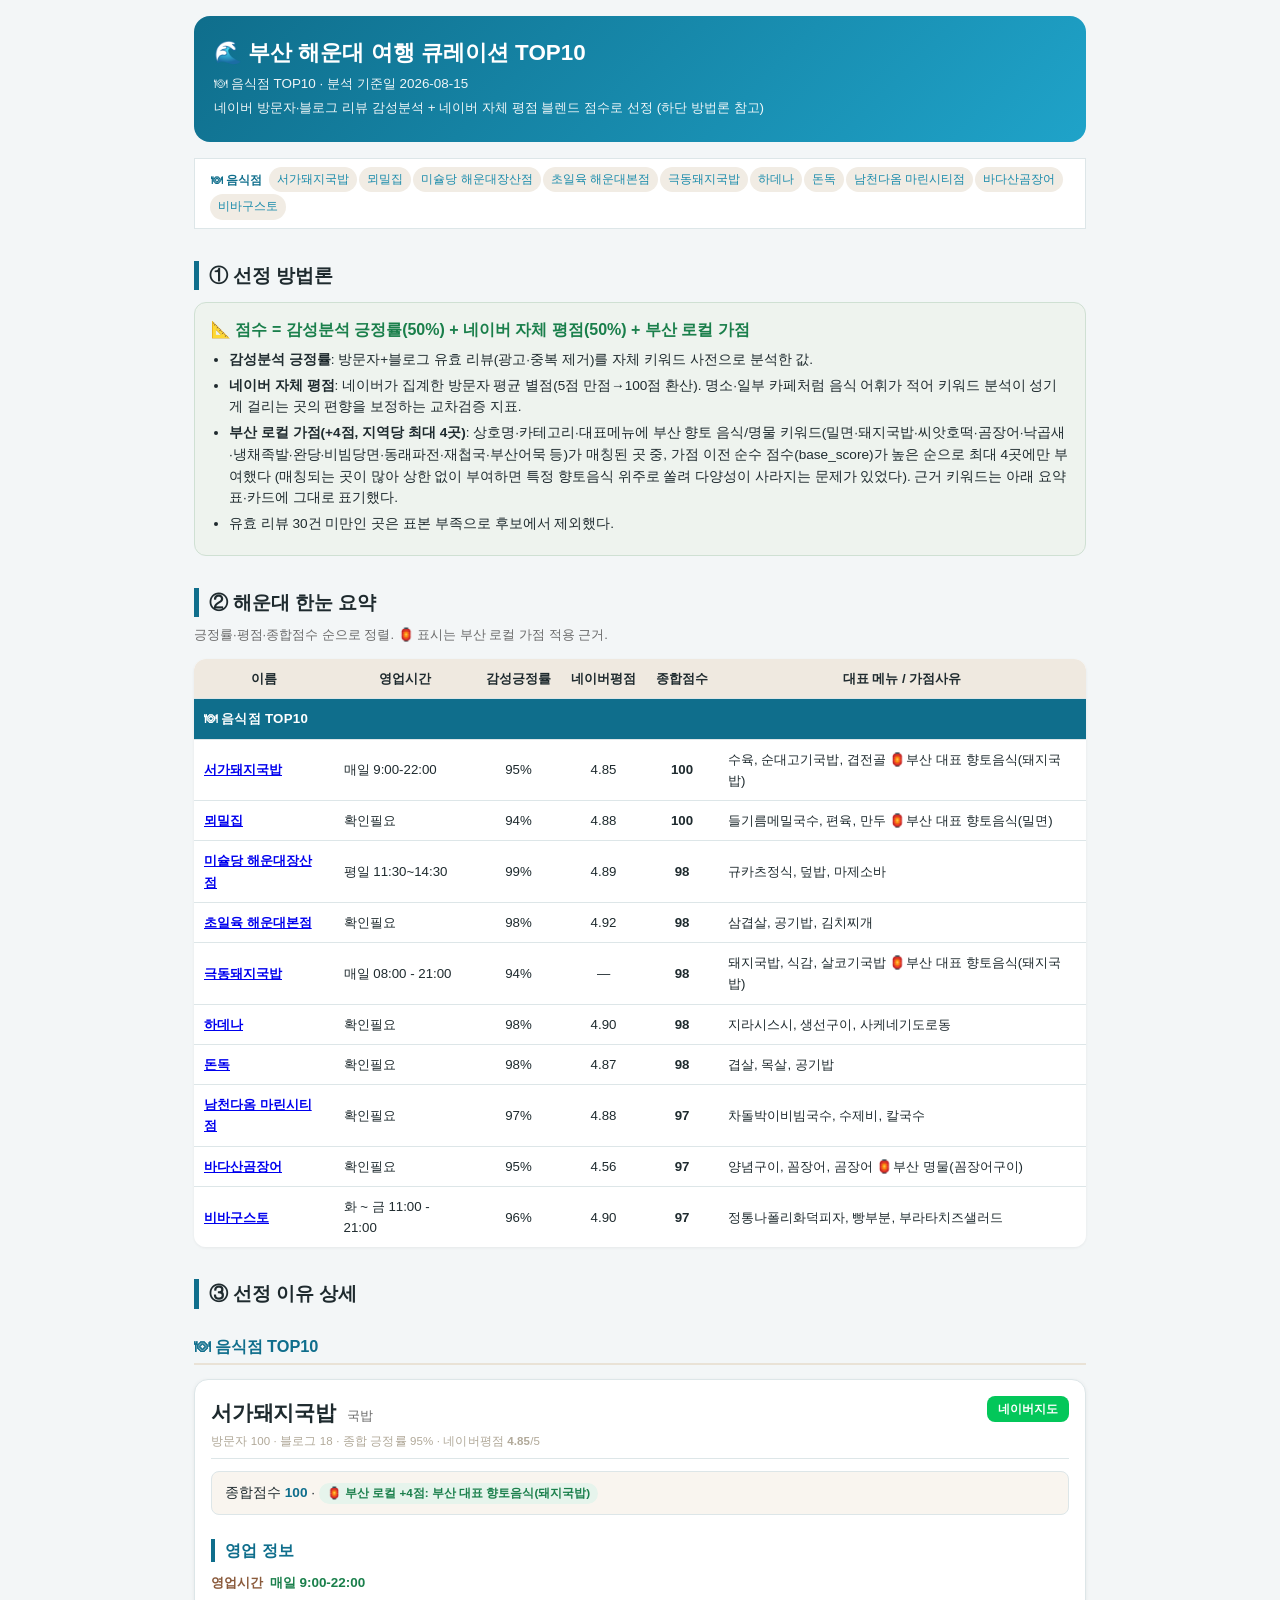
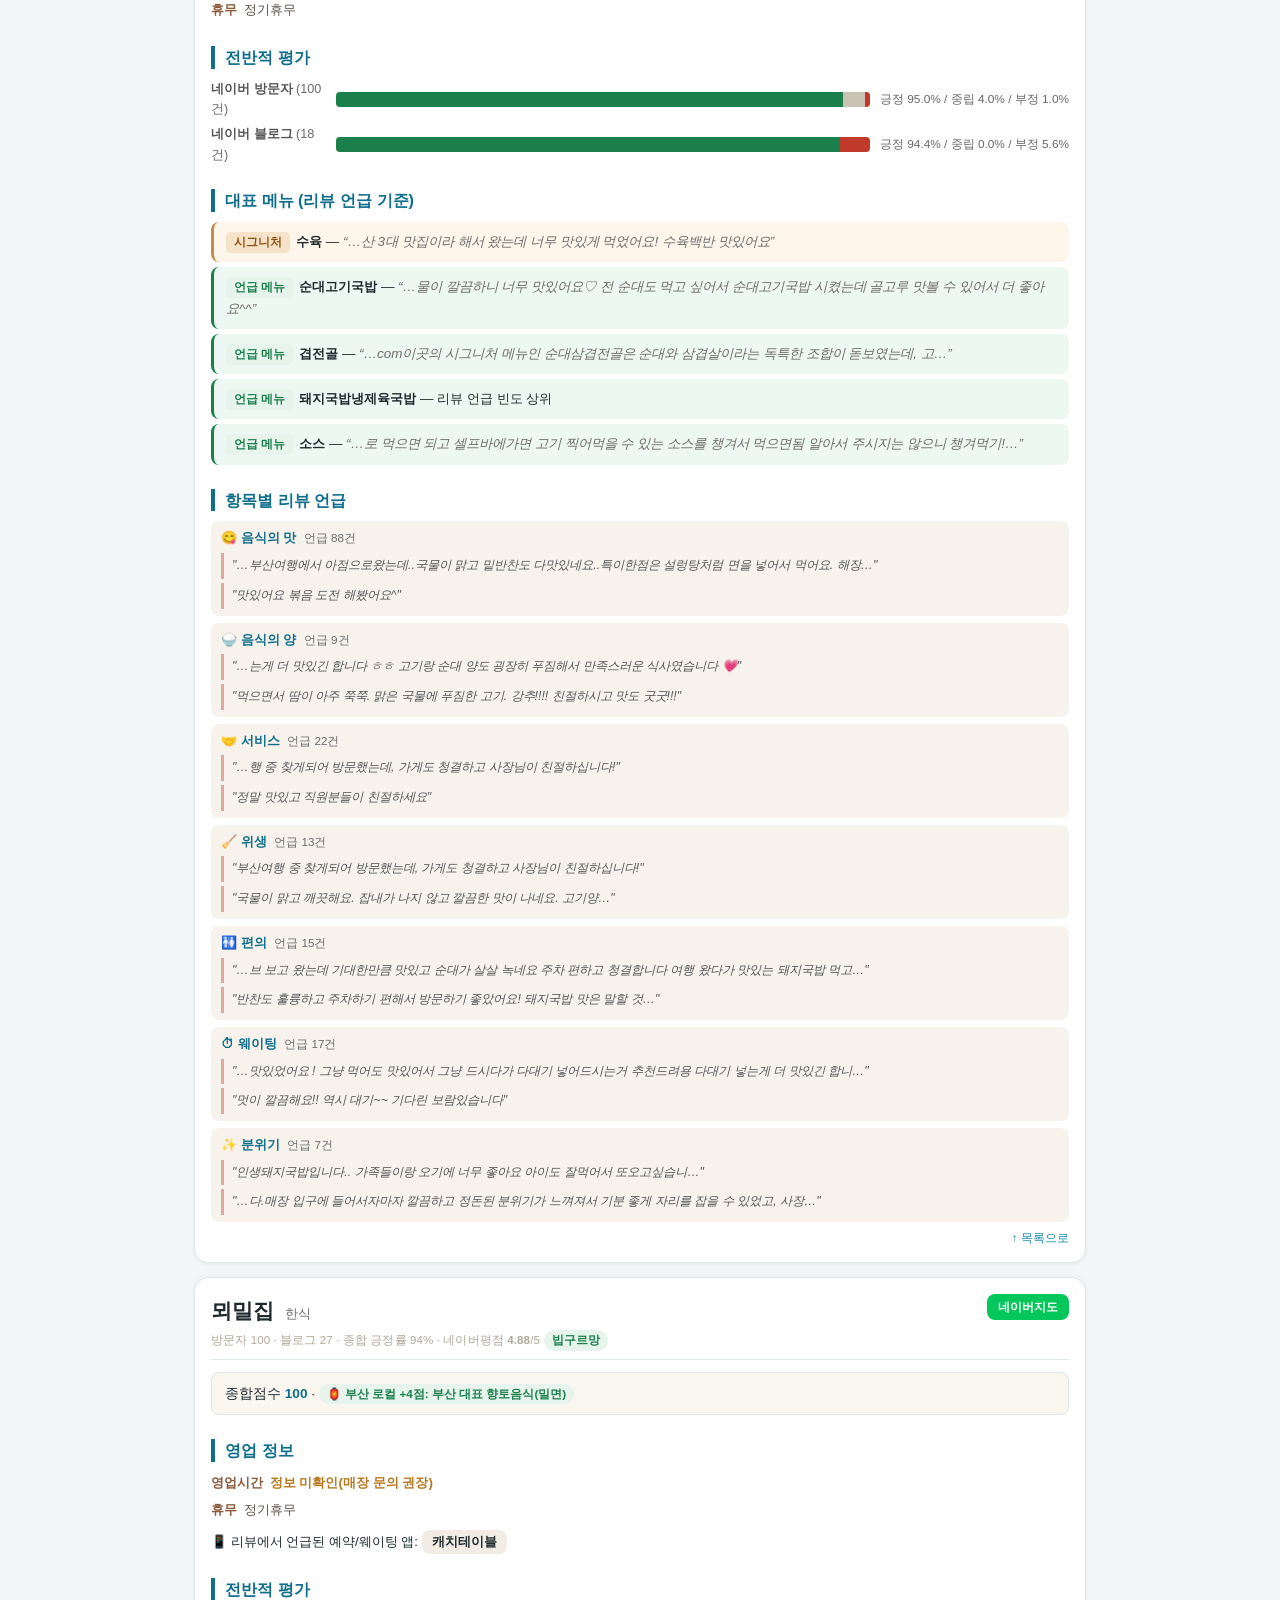
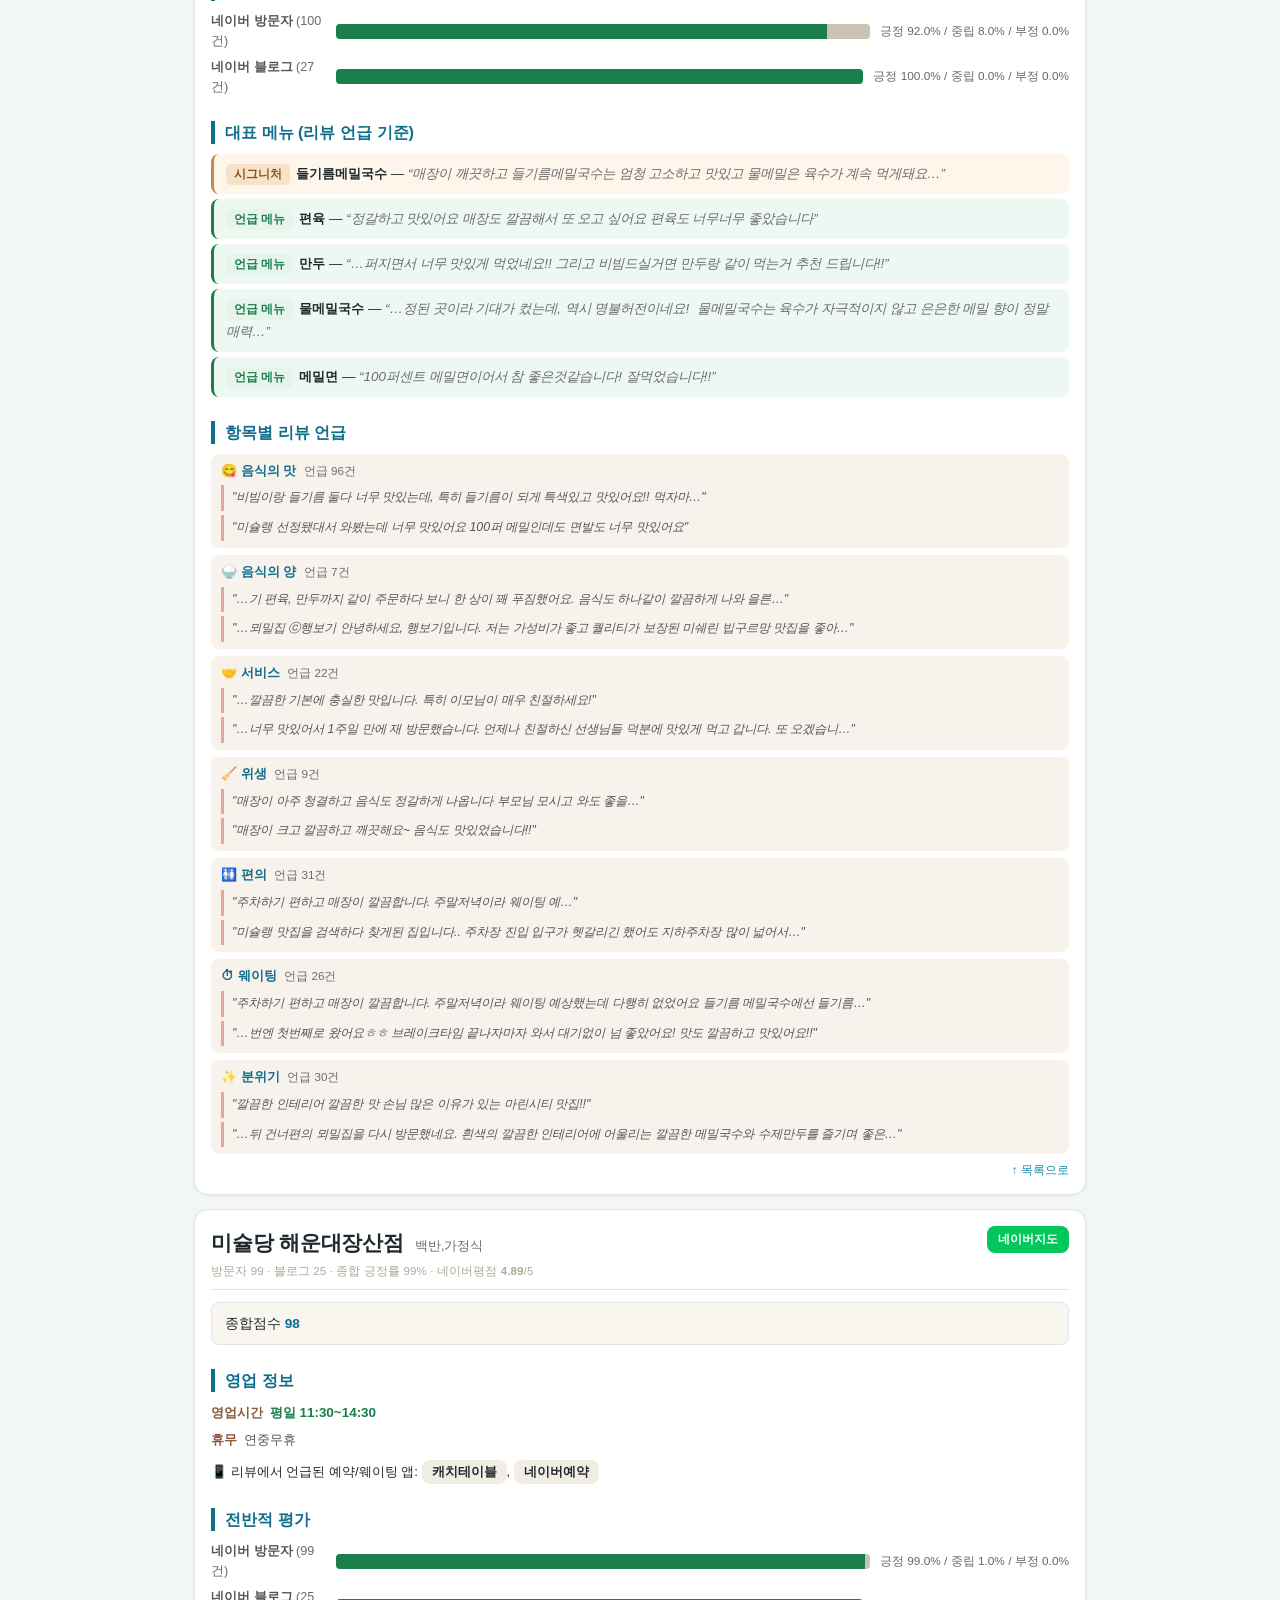
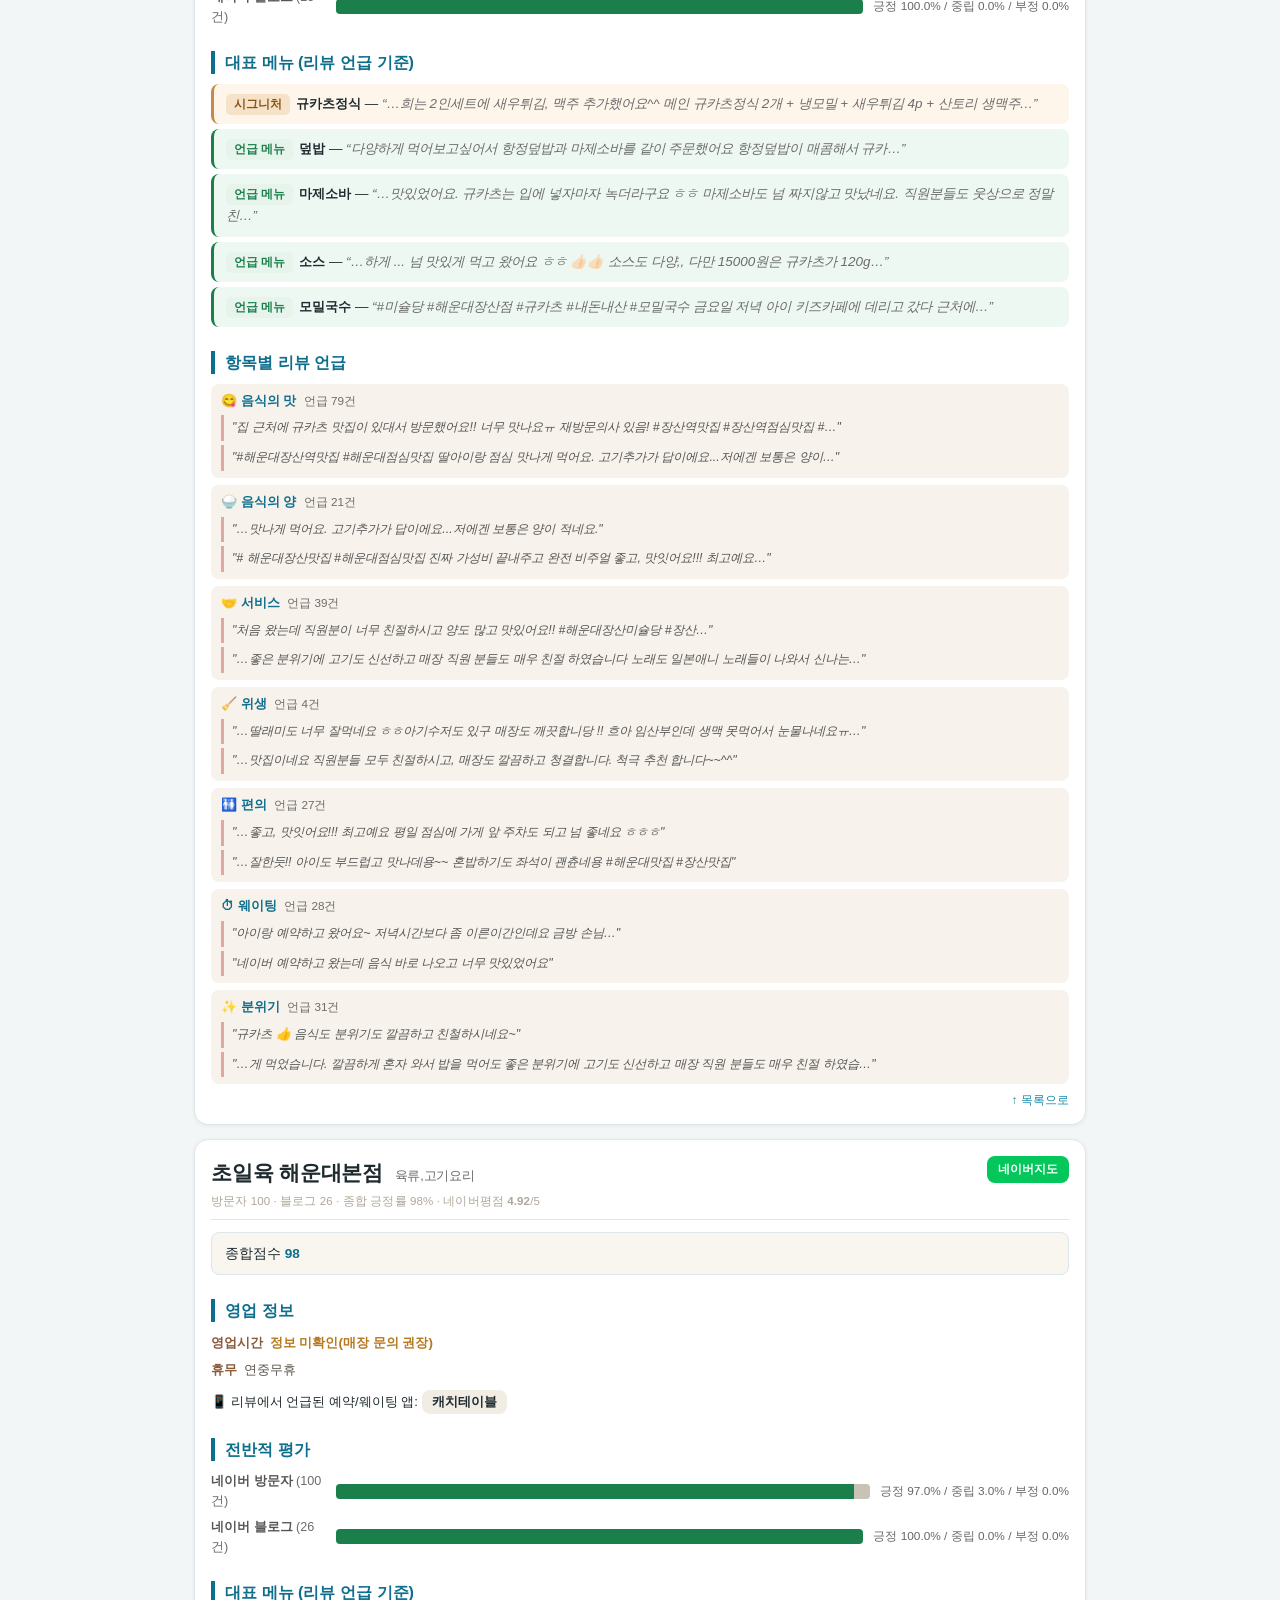
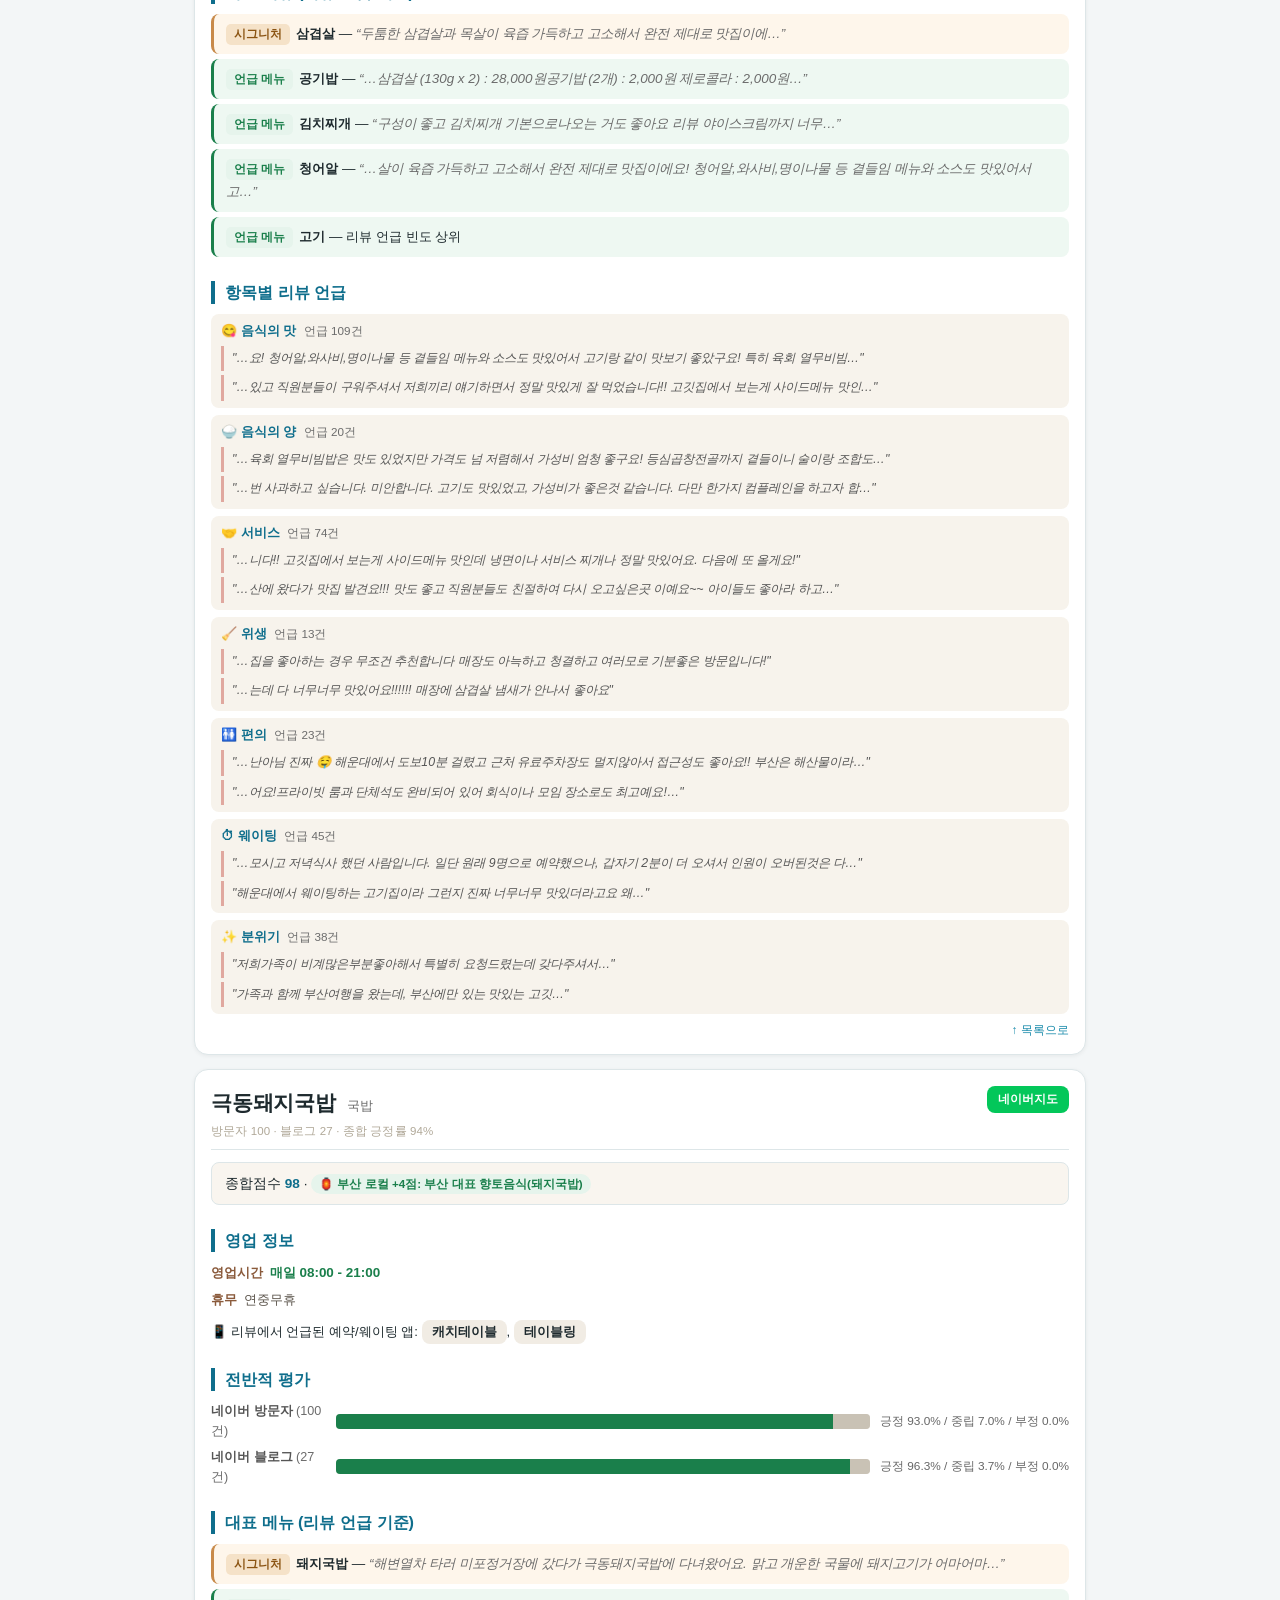
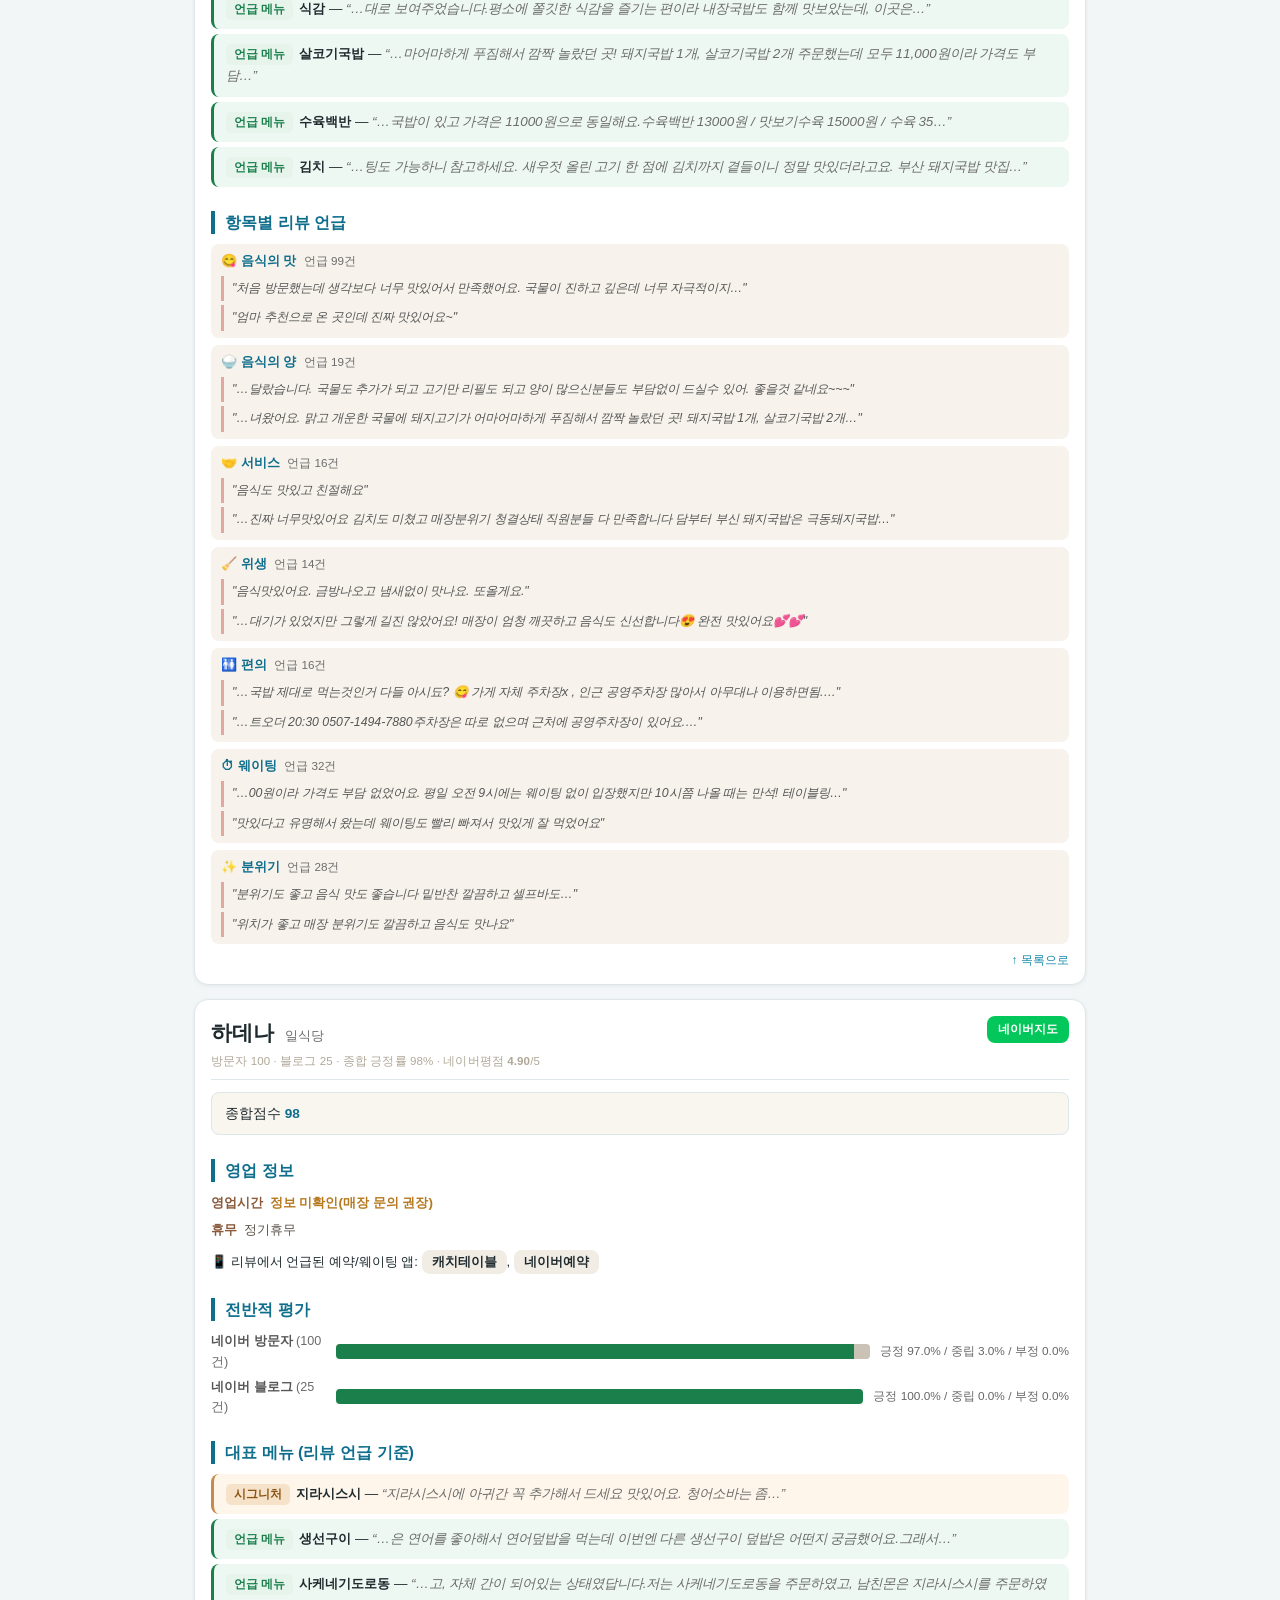
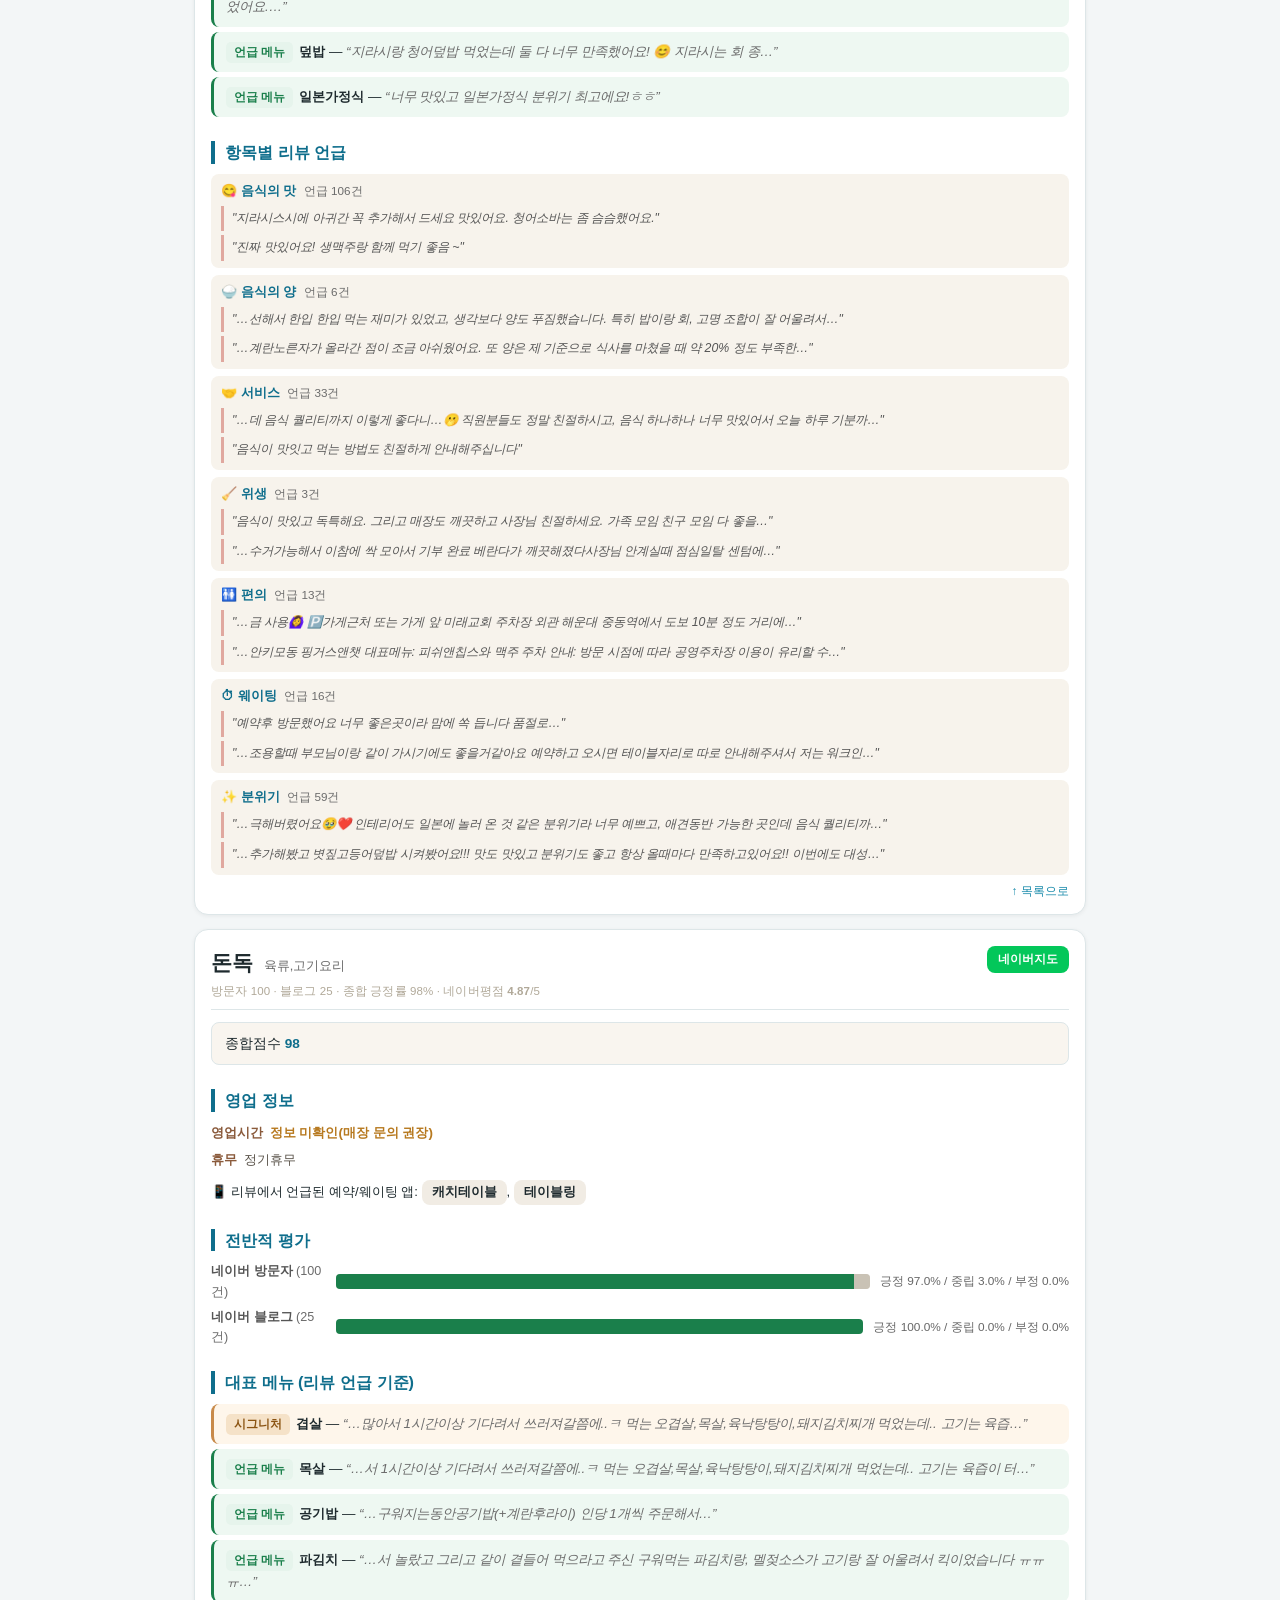
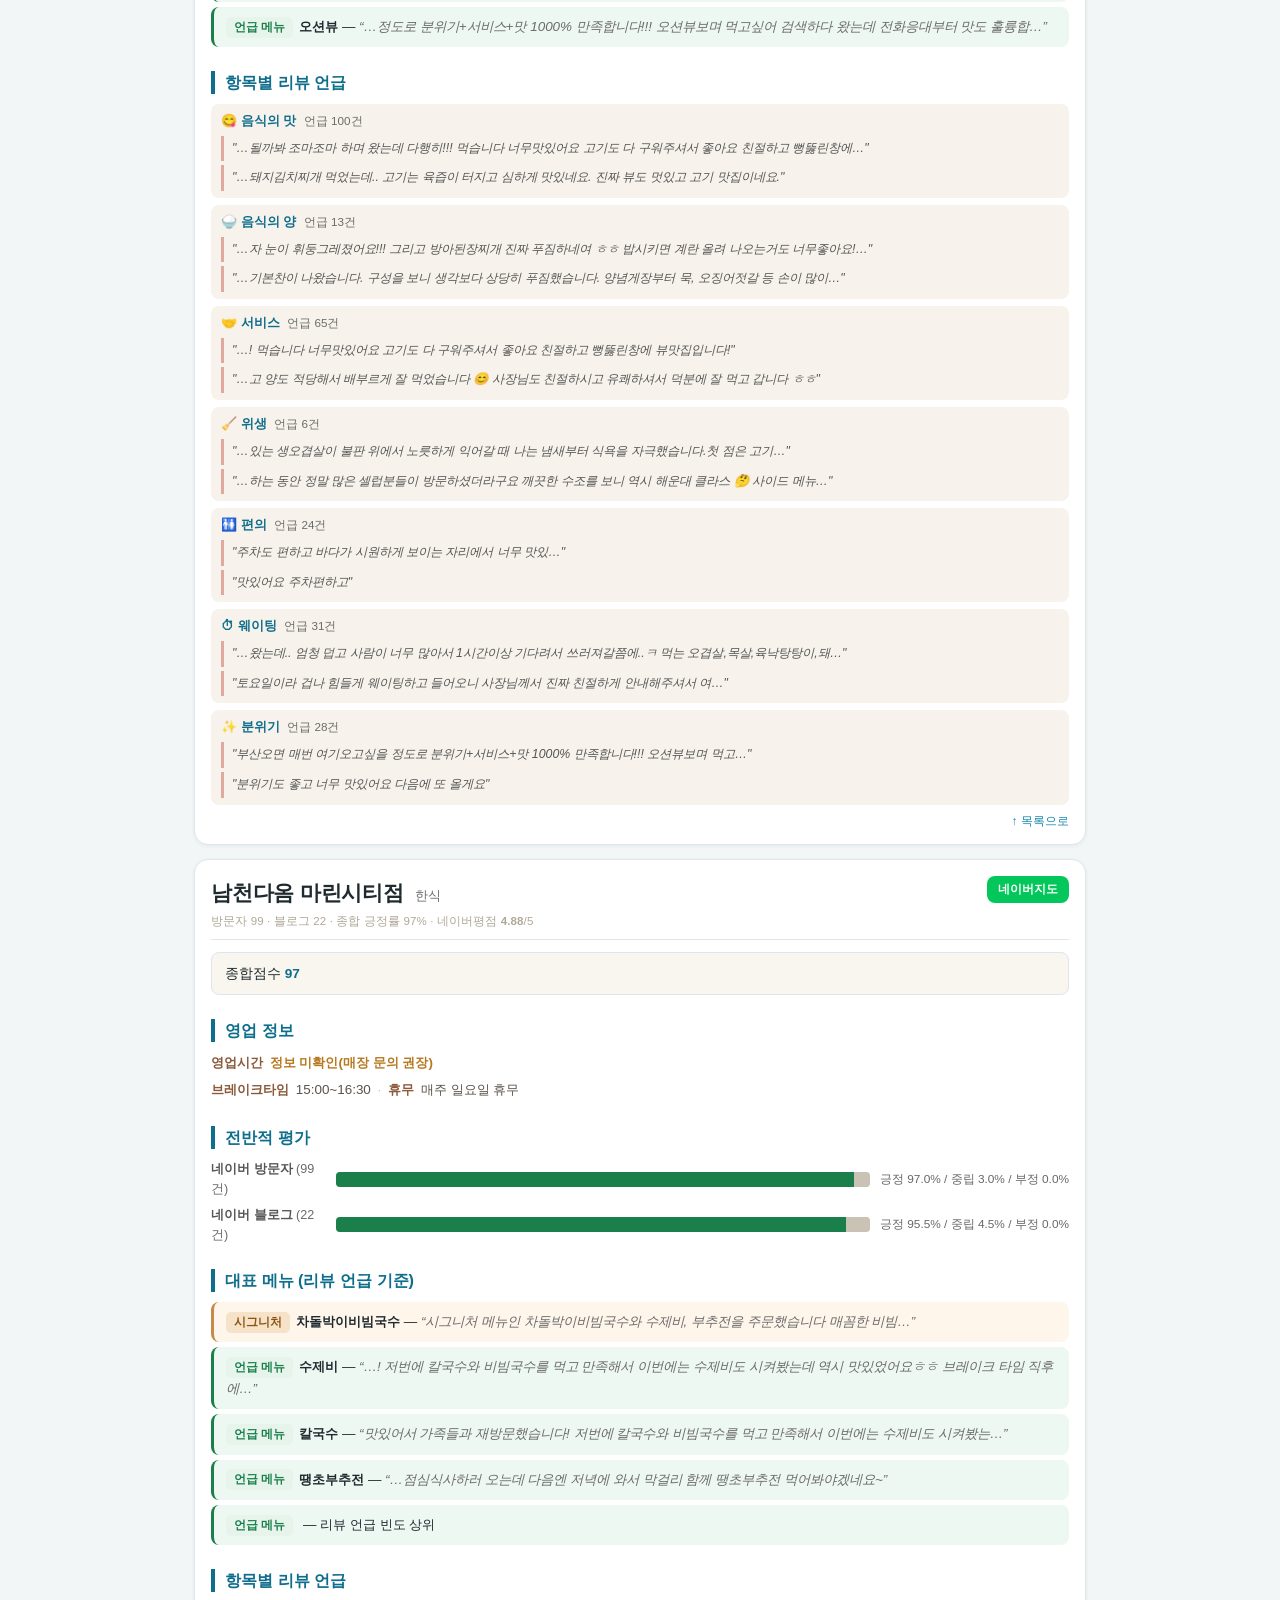
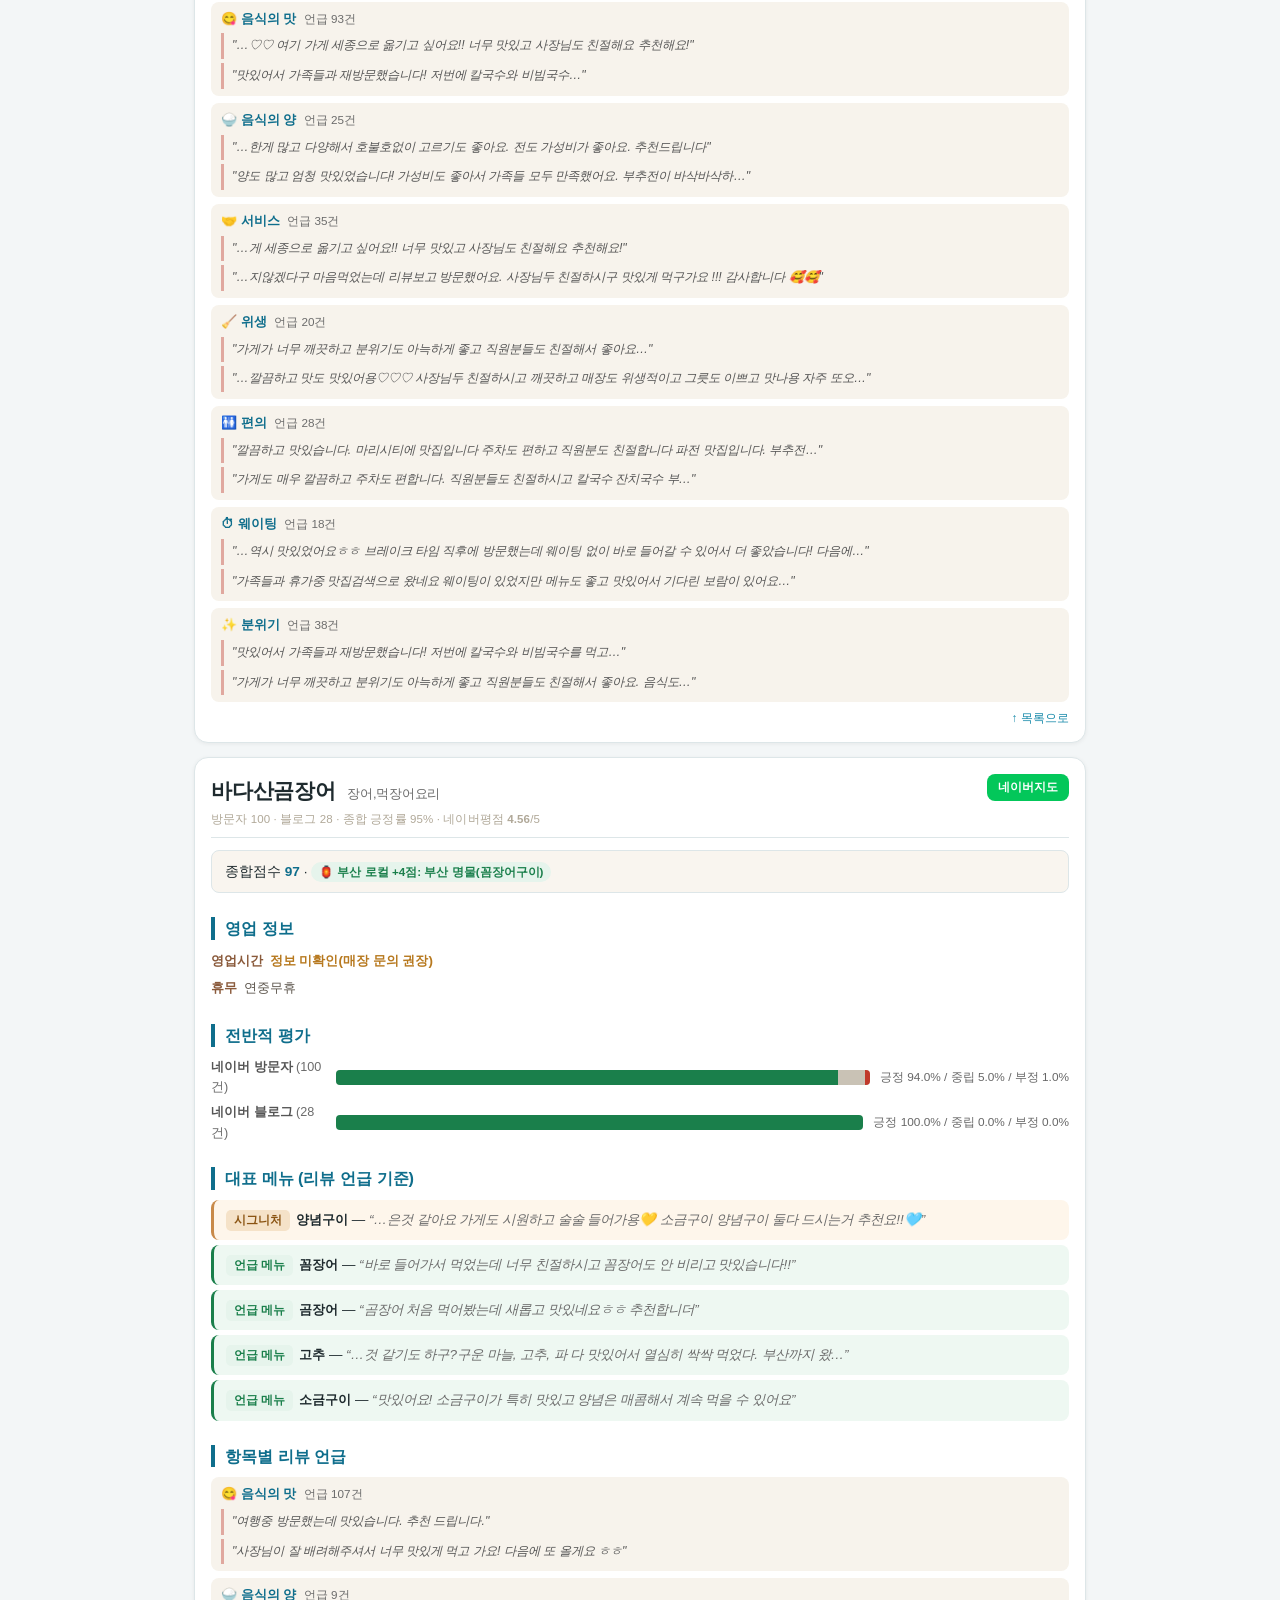
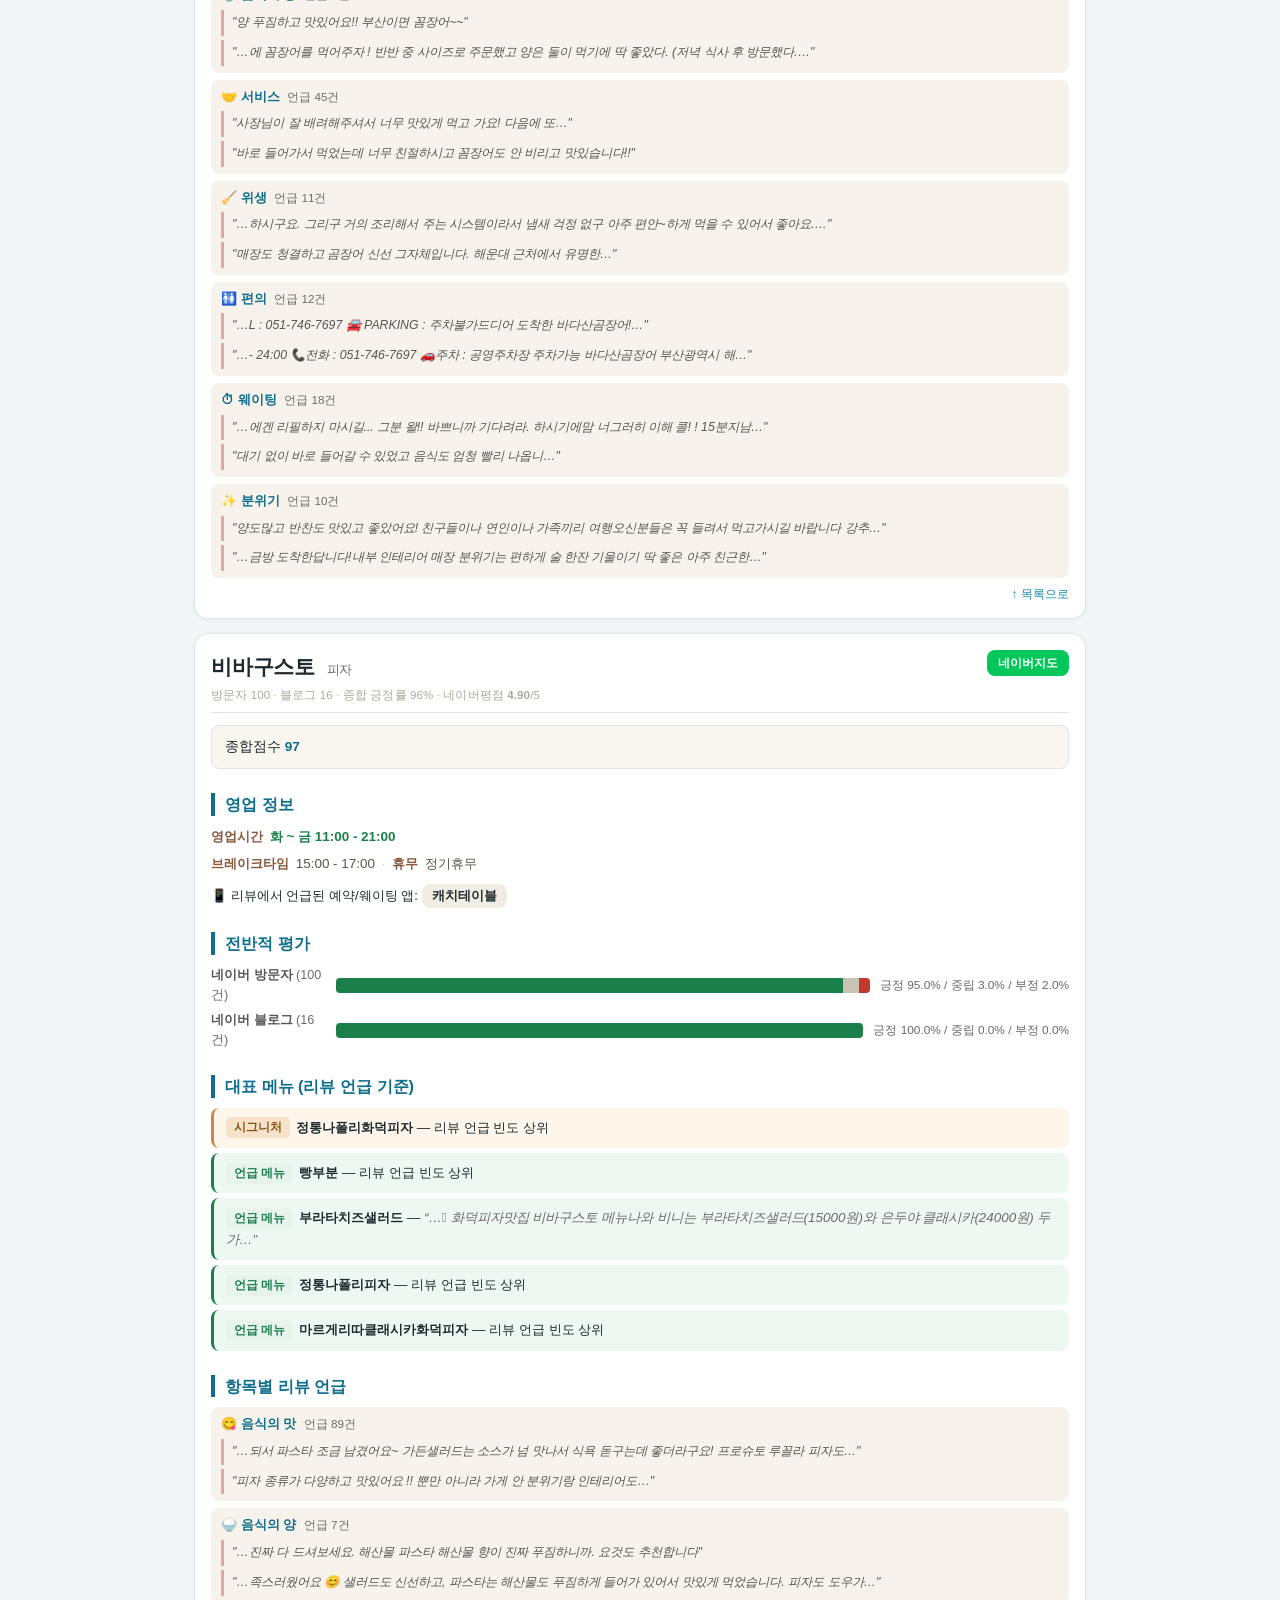
<file: reports/부산_해운대_음식점_TOP10.html>
<!DOCTYPE html>
<html lang="ko">
<head>
<meta charset="UTF-8">
<meta name="viewport" content="width=device-width, initial-scale=1.0">
<title>부산 해운대 여행 큐레이션 — 맛집 TOP10</title>
<style>
      :root {
        --bg: #f3f6f7;
        --card: #fff;
        --ink: #1e2a2e;
        --sub: #6b6b6b;
        --line: #dde6e8;
        --good: #1a7f4b;
        --good-bg: #e6f4ec;
        --bad: #c0392b;
        --bad-bg: #fbeae8;
        --warn: #b7791f;
        --warn-bg: #fdf3e0;
        --neu: #c9c2b5;
        --accent: #0f6e8c;
        --accent2: #1a8bab;
        --naver: #03c75a;
      }
      * {
        box-sizing: border-box;
        -webkit-tap-highlight-color: transparent;
      }
      body {
        margin: 0;
        background: var(--bg);
        color: var(--ink);
        font-family: "Apple SD Gothic Neo", "Malgun Gothic", sans-serif;
        line-height: 1.6;
        font-size: 16px;
        -webkit-text-size-adjust: 100%;
      }
      .wrap {
        max-width: 920px;
        margin: 0 auto;
        padding: 16px 14px 70px;
      }
      header.top {
        background: linear-gradient(135deg, #0f6e8c, #1fa3c9);
        color: #fff;
        border-radius: 16px;
        padding: 22px 20px;
        margin-bottom: 16px;
      }
      header.top h1 {
        margin: 0 0 6px;
        font-size: 1.4rem;
        line-height: 1.3;
      }
      header.top p {
        margin: 2px 0;
        opacity: 0.93;
        font-size: 0.84rem;
      }

      .toc {
        background: var(--card);
        border: 1px solid var(--line);
        border-radius: 12px;
        padding: 12px 14px;
        margin-bottom: 16px;
        font-size: 0.85rem;
      }
      .toc b {
        color: var(--accent);
        display: block;
        margin-bottom: 5px;
      }
      .toc a {
        display: inline-block;
        color: var(--accent2);
        text-decoration: none;
        padding: 4px 9px;
        margin: 2px;
        background: #f1ece4;
        border-radius: 14px;
        font-size: 0.8rem;
      }
      .toc .gmark {
        color: var(--good);
      }
      .toc hr {
        border: none;
        border-top: 1px dashed var(--line);
        margin: 8px 0;
      }

      h2.sec {
        font-size: 1.16rem;
        margin: 32px 0 12px;
        padding-left: 10px;
        border-left: 5px solid var(--accent);
        scroll-margin-top: 10px;
      }
      .note {
        font-size: 0.81rem;
        color: var(--sub);
        margin: -4px 0 13px;
      }

      .tscroll {
        overflow-x: auto;
        -webkit-overflow-scrolling: touch;
        border-radius: 12px;
        box-shadow: 0 1px 3px rgba(0, 0, 0, 0.06);
      }
      table {
        width: 100%;
        border-collapse: collapse;
        background: var(--card);
        font-size: 0.83rem;
        min-width: 540px;
      }
      th,
      td {
        padding: 9px 10px;
        text-align: center;
        border-bottom: 1px solid var(--line);
      }
      th {
        background: #efe9e0;
        font-weight: 700;
        white-space: nowrap;
      }
      td.l {
        text-align: left;
      }
      tr:last-child td {
        border-bottom: none;
      }
      tr.grp td {
        background: var(--accent);
        color: #fff;
        text-align: left;
        font-weight: 800;
        letter-spacing: 0.02em;
      }
      .yes {
        color: var(--good);
        font-weight: 700;
      }
      .no {
        color: var(--bad);
        font-weight: 700;
      }
      .maybe {
        color: var(--warn);
        font-weight: 700;
      }
      .star {
        color: #d89a1e;
        font-weight: 800;
        white-space: nowrap;
      }
      .nrev {
        color: var(--sub);
        font-size: 0.78em;
        font-weight: 500;
      }
      .pill {
        display: inline-block;
        padding: 1px 8px;
        border-radius: 14px;
        font-size: 0.73rem;
        font-weight: 700;
        white-space: nowrap;
      }
      .p-go {
        background: var(--good-bg);
        color: var(--good);
      }
      .p-no {
        background: var(--bad-bg);
        color: var(--bad);
      }
      .p-warn {
        background: var(--warn-bg);
        color: var(--warn);
      }

      .subh {
        margin: 24px 0 6px;
        color: var(--accent);
        font-size: 1.02rem;
        border-bottom: 2px solid #e9e2d6;
        padding-bottom: 4px;
      }
      .detail {
        background: var(--card);
        border: 1px solid var(--line);
        border-radius: 14px;
        padding: 16px 16px 14px;
        margin: 14px 0;
        box-shadow: 0 1px 4px rgba(0, 0, 0, 0.06);
        scroll-margin-top: 10px;
      }
      .tips {
        display: grid;
        grid-template-columns: repeat(3, 1fr);
        gap: 9px;
        margin: 11px 0 4px;
      }
      .tips .t {
        border-radius: 9px;
        padding: 8px 10px;
        font-size: 0.8rem;
      }
      .t-good {
        background: var(--good-bg);
      }
      .t-bad {
        background: var(--bad-bg);
      }
      .t-tip {
        background: var(--warn-bg);
      }
      .t b {
        display: block;
        margin-bottom: 3px;
      }
      .tips ul {
        margin: 0;
        padding-left: 15px;
      }
      .tips li {
        margin: 2px 0;
      }
      .maps {
        display: flex;
        gap: 8px;
        margin-top: 12px;
      }
      .maps a {
        flex: 1;
        text-align: center;
        text-decoration: none;
        font-weight: 700;
        padding: 11px 6px;
        border-radius: 10px;
        font-size: 0.85rem;
        min-height: 44px;
        display: flex;
        align-items: center;
        justify-content: center;
      }
      .m-naver {
        background: var(--naver);
        color: #fff;
      }
      .m-kakao {
        background: var(--kakao);
        color: var(--kakaoink);
      }
      .totop {
        display: block;
        text-align: right;
        font-size: 0.74rem;
        color: var(--accent2);
        text-decoration: none;
        margin-top: 6px;
      }

      .legend {
        font-size: 0.79rem;
        color: var(--sub);
        margin: 10px 0 0;
      }
      .tip {
        background: #eef3ee;
        border: 1px solid #cfe0d3;
        border-radius: 12px;
        padding: 14px 16px;
        margin-top: 12px;
      }
      .tip.mon {
        background: #f2eef6;
        border-color: #ddd0e6;
      }
      .tip h4 {
        margin: 0 0 6px;
        color: var(--good);
        font-size: 1rem;
      }
      .tip.mon h4 {
        color: #7d4ba3;
      }
      ul.tight {
        margin: 6px 0;
        padding-left: 18px;
      }
      ul.tight li {
        margin: 4px 0;
        font-size: 0.85rem;
      }
      .em {
        background: #fff3cf;
        padding: 0 3px;
        border-radius: 3px;
      }
      .foot {
        font-size: 0.75rem;
        color: var(--sub);
        margin-top: 26px;
        border-top: 1px solid var(--line);
        padding-top: 12px;
      }
      @media (max-width: 680px) {
        body {
          font-size: 15px;
        }
        .wrap {
          padding: 12px 10px 60px;
        }
        header.top h1 {
          font-size: 1.2rem;
        }
        .tips {
          grid-template-columns: 1fr;
        }
      }

      /* ===== v5 스타일 ===== */
      /* TOC — sticky & compact */
      .toc {
        position: sticky;
        top: 0;
        z-index: 100;
        background: var(--card);
        border: 1px solid var(--line);
        border-radius: 0;
        padding: 6px 14px;
        margin-bottom: 12px;
        font-size: 0.82rem;
      }
      .toc b {
        color: var(--accent);
        display: inline;
        margin-right: 4px;
      }
      .toc a {
        padding: 3px 8px;
        margin: 1px;
        font-size: 0.75rem;
      }
      .toc hr {
        border: none;
        border-top: 1px dashed var(--line);
        margin: 4px 0;
      }

      /* 레스토랑 카드 */
      .rest-sec {
        background: var(--card);
        border: 1px solid var(--line);
        border-radius: 14px;
        padding: 16px 16px 14px;
        margin: 14px 0;
        box-shadow: 0 1px 4px rgba(0, 0, 0, 0.06);
        scroll-margin-top: 60px;
      }

      /* 헤더 — 식당명 + 리뷰 건수 (좌) / 지도 버튼 (우) */
      .rest-hd {
        display: flex;
        justify-content: space-between;
        align-items: flex-start;
        flex-wrap: wrap;
        gap: 8px 10px;
        border-bottom: 1px solid var(--line);
        padding-bottom: 8px;
        margin-bottom: 12px;
      }
      .rest-hd-l {
        display: flex;
        flex-direction: column;
        gap: 2px;
        min-width: 0;
      }
      .hd-maps {
        display: flex;
        gap: 6px;
        flex-shrink: 0;
        margin-left: auto;
      }
      .hd-maps a {
        text-decoration: none;
        font-weight: 700;
        font-size: 0.74rem;
        padding: 6px 11px;
        border-radius: 8px;
        white-space: nowrap;
        line-height: 1.2;
        display: inline-flex;
        align-items: center;
      }
      .rest-name {
        margin: 0;
        font-size: 1.32rem;
        font-weight: 800;
        letter-spacing: -0.01em;
      }
      .rest-cat {
        font-size: 0.8rem;
        color: var(--sub);
        font-weight: 500;
        margin-left: 6px;
      }
      .rest-sub {
        font-size: 0.8rem;
        color: var(--sub);
        font-weight: 400;
      }
      .rev-cnt {
        font-size: 0.72rem;
        color: #b0a898;
        white-space: nowrap;
        letter-spacing: 0.01em;
      }

      /* 영업정보 — 텍스트 배치 (영업시간 줄 / 기타 줄 분리) */
      .biz-info {
        font-size: 0.84rem;
        margin: 4px 0 2px;
        color: #3a352e;
      }
      .bi-hours {
        line-height: 1.7;
        margin-bottom: 3px;
      }
      .bi-hours .bi-day {
        font-weight: 600;
      }
      .bi-etc {
        line-height: 1.8;
        color: #5a534a;
      }
      .biz-info .bi-lab {
        color: #8a5a3b;
        font-weight: 700;
        margin-right: 3px;
      }
      .biz-info .bi-warn {
        color: var(--bad);
      }
      .biz-info .bi-sep {
        color: #cdc6b8;
        margin: 0 3px;
      }

      /* 섹션 소제목 — 크기·간격 확대 */
      .rs-title {
        font-size: 1.02rem;
        font-weight: 700;
        color: var(--accent);
        border-left: 4px solid var(--accent);
        padding-left: 10px;
        margin: 24px 0 10px;
        line-height: 1.4;
      }
      .rs-sec {
        margin-bottom: 3px;
      }
      .rs-sec:first-of-type .rs-title {
        margin-top: 6px;
      }

      /* 감성 바 */
      .sent-bar-wrap {
        display: flex;
        align-items: center;
        gap: 10px;
        margin: 5px 0;
        flex-wrap: wrap;
      }
      .sent-label {
        width: 115px;
        flex-shrink: 0;
        font-weight: 600;
        color: #555;
        font-size: 0.79rem;
      }
      .n-cnt {
        font-weight: 400;
        color: var(--sub);
      }
      .warn-tag {
        color: var(--warn);
        font-size: 0.72rem;
      }
      .bar-track {
        flex: 1;
        min-width: 80px;
        background: #e9e4dd;
        border-radius: 4px;
        height: 15px;
        overflow: hidden;
        display: flex;
      }
      .bar-pos {
        background: var(--good);
        height: 100%;
      }
      .bar-neg {
        background: var(--bad);
        height: 100%;
      }
      .bar-neu {
        background: #c9c2b5;
        height: 100%;
      }
      .sent-nums {
        font-size: 0.74rem;
        color: #666;
        white-space: nowrap;
      }

      /* 영업정보 그리드 */
      .info-grid2 {
        display: grid;
        grid-template-columns: repeat(auto-fill, minmax(210px, 1fr));
        gap: 5px;
        font-size: 0.82rem;
        margin: 4px 0;
      }
      .ig-row {
        background: #f7f3ec;
        border-radius: 6px;
        padding: 6px 10px;
      }
      .ig-lab {
        font-weight: 700;
        color: #666;
        font-size: 0.72rem;
        display: block;
        margin-bottom: 1px;
      }
      .ig-val {
        line-height: 1.5;
      }
      .ig-warn {
        color: var(--bad);
        font-weight: 700;
      }

      /* 메뉴 */
      .menu-recs {
        display: grid;
        grid-template-columns: repeat(auto-fill, minmax(165px, 1fr));
        gap: 5px;
        margin: 4px 0;
      }
      .mrec {
        background: #f7f3ec;
        border-radius: 6px;
        padding: 6px 10px;
        font-size: 0.81rem;
      }
      .mr-name {
        font-weight: 700;
        display: block;
      }
      .mr-price {
        color: var(--accent2);
        font-size: 0.77rem;
        display: block;
      }
      .mr-desc {
        color: var(--sub);
        font-size: 0.73rem;
        display: block;
        margin-top: 1px;
      }

      /* 메뉴 — 정성 분석 (메뉴별 줄바꿈) */
      .menu-q {
        margin: 4px 0 2px;
      }
      .menu-q p {
        margin: 9px 0 4px;
        font-size: 0.84rem;
        line-height: 1.6;
      }
      .mq-tag {
        display: inline-block;
        font-size: 0.72rem;
        font-weight: 800;
        border-radius: 5px;
        padding: 1px 8px;
        margin-right: 6px;
        white-space: nowrap;
        vertical-align: middle;
      }
      .mq-sig {
        background: #f5e2c8;
        color: #8a5311;
      }
      .mq-rec {
        background: var(--good-bg);
        color: var(--good);
      }
      .mq-combo {
        background: #e6eef6;
        color: #2f5d8a;
      }
      .mq-surp {
        background: #efe6f6;
        color: #7d4ba3;
      }
      .mq-miss {
        background: var(--bad-bg);
        color: var(--bad);
      }
      .menu-q q {
        color: #6b6b6b;
        font-style: italic;
      }
      .mq-price {
        color: var(--accent2);
        font-weight: 600;
        font-size: 0.79rem;
      }
      /* 메뉴별 한 줄 리스트 */
      .mq-list {
        list-style: none;
        margin: 3px 0 6px;
        padding: 0;
      }
      .mq-list li {
        font-size: 0.84rem;
        line-height: 1.55;
        margin: 3px 0;
        padding-left: 14px;
        position: relative;
      }
      .mq-list li::before {
        content: "•";
        position: absolute;
        left: 2px;
        color: var(--accent2);
      }
      .mq-list .mq-name {
        font-weight: 700;
      }

      /* 주문팁 */
      .otips {
        margin: 4px 0;
        padding-left: 16px;
        font-size: 0.82rem;
      }
      .otips li {
        margin: 3px 0;
      }

      /* 트렌드 */
      .trend-p {
        font-size: 0.82rem;
        color: #555;
        margin: 4px 0;
        line-height: 1.7;
      }

      /* 예약·대기 */
      .resv-p {
        font-size: 0.82rem;
        margin: 4px 0;
      }
      .waiting-tag {
        display: inline-block;
        background: #f1ece4;
        border-radius: 8px;
        padding: 2px 10px;
        font-size: 0.79rem;
        font-weight: 700;
        margin-top: 4px;
      }

      /* 부정 이슈 */
      .neg-box {
        margin: 4px 0;
      }
      .neg-pattern {
        margin: 7px 0;
        padding: 7px 10px;
        background: var(--bad-bg);
        border-radius: 8px;
      }
      .neg-ph {
        font-size: 0.81rem;
        font-weight: 700;
        color: #7a241b;
        margin-bottom: 3px;
      }
      .neg-cnt {
        color: var(--bad);
      }
      .neg-dr {
        color: var(--sub);
        font-size: 0.73rem;
        font-weight: 400;
        margin-left: 4px;
      }
      .neg-q {
        border-left: 3px solid #e0a89f;
        padding: 3px 0 3px 8px;
        margin: 4px 0 0;
        font-size: 0.77rem;
        color: #555;
        font-style: italic;
      }
      .neg-qd {
        color: var(--sub);
        font-size: 0.72rem;
        font-style: normal;
      }
      .no-neg,
      .no-data {
        font-size: 0.8rem;
        color: var(--sub);
        margin: 4px 0;
      }
      .neg-an {
        font-size: 0.79rem;
        color: #5a4b46;
        margin: 2px 0 3px;
        line-height: 1.55;
      }
      .neg-trend {
        font-size: 0.79rem;
        border-radius: 8px;
        padding: 7px 10px;
        margin: 7px 0;
        line-height: 1.55;
      }
      .neg-trend.up {
        background: #fbeae8;
        color: #7a241b;
      }
      .neg-trend.flat {
        background: #eef1ec;
        color: #4a5a48;
      }
      .neg-trend b {
        font-weight: 800;
      }
      .neg-single {
        margin: 7px 0;
        padding: 7px 10px;
        background: #faf6ef;
        border: 1px dashed #e0d6c4;
        border-radius: 8px;
      }
      .neg-single .ns-h {
        font-size: 0.78rem;
        font-weight: 700;
        color: #8a5a3b;
        margin-bottom: 2px;
      }
      .neg-minor {
        font-size: 0.79rem;
        color: #6b6b6b;
        margin: 5px 0 2px;
      }

      /* 추천/비추/팁 3열 */
      .tips3col {
        display: grid;
        grid-template-columns: repeat(3, 1fr);
        gap: 7px;
        margin: 10px 0 6px;
      }
      .t3 {
        border-radius: 9px;
        padding: 8px 10px;
        font-size: 0.79rem;
      }
      .t3 b {
        display: block;
        font-size: 0.81rem;
        margin-bottom: 4px;
      }
      .t3 ul {
        margin: 0;
        padding-left: 14px;
      }
      .t3 li {
        margin: 2px 0;
      }
      .t3-good {
        background: var(--good-bg);
      }
      .t3-good b {
        color: var(--good);
      }
      .t3-bad {
        background: var(--bad-bg);
      }
      .t3-bad b {
        color: var(--bad);
      }
      .t3-tip {
        background: var(--warn-bg);
      }
      .t3-tip b {
        color: var(--warn);
      }

      /* 종합의견 */
      .verdict-box {
        background: #f9f5ef;
        border: 1px solid var(--line);
        border-radius: 8px;
        padding: 10px 13px;
        font-size: 0.85rem;
        margin-top: 8px;
      }
      .verdict-box b {
        color: var(--accent);
      }

      @media (max-width: 680px) {
        .tips3col {
          grid-template-columns: 1fr;
        }
        .info-grid2,
        .menu-recs {
          grid-template-columns: 1fr;
        }
        .rest-hd {
          flex-direction: column;
          align-items: flex-start;
        }
        .rev-cnt {
          font-size: 0.69rem;
        }
      }

      /* TOC 그룹 행 */
      .toc-row {
        display: flex;
        flex-wrap: wrap;
        align-items: center;
        margin: 1px 0;
      }
      .toc-gl {
        font-size: 0.72rem;
        font-weight: 800;
        color: var(--accent);
        padding: 3px 6px 3px 2px;
        white-space: nowrap;
      }

      /* 메뉴 추천 박스 */
      .mq-box {
        border-radius: 8px;
        padding: 9px 12px;
        margin: 5px 0;
        font-size: 0.84rem;
        line-height: 1.65;
      }
      .mq-box-sig {
        background: #fef6eb;
        border-left: 3px solid #c88a4a;
      }
      .mq-box-rec {
        background: #eef8f2;
        border-left: 3px solid var(--good);
      }
      .mq-box-combo {
        background: #edf3fa;
        border-left: 3px solid #4a7db5;
      }
      .mq-box-surp {
        background: #f3effe;
        border-left: 3px solid #9b5ad4;
      }
      .mq-box-miss {
        background: var(--bad-bg);
        border-left: 3px solid var(--bad);
      }
      .mq-box q {
        color: #6b6b6b;
        font-style: italic;
      }
      .mq-box .mq-list {
        margin: 5px 0 0;
      }
    </style>
</head>
<body>
<div class="wrap" id="top">
  <header class="top">
    <h1>🌊 부산 해운대 여행 큐레이션 TOP10</h1>
    <p>🍽 음식점 TOP10 · 분석 기준일 2026-08-15</p>
    <p>네이버 방문자·블로그 리뷰 감성분석 + 네이버 자체 평점 블렌드 점수로 선정 (하단 방법론 참고)</p>
  </header>

  <div class="toc"><div class="toc-row"><span class="toc-gl">🍽 음식점</span><a href="#서가돼지국밥">서가돼지국밥</a><a href="#뫼밀집">뫼밀집</a><a href="#미슐당해운대장산점">미슐당 해운대장산점</a><a href="#초일육해운대본점">초일육 해운대본점</a><a href="#극동돼지국밥">극동돼지국밥</a><a href="#하데나">하데나</a><a href="#돈독">돈독</a><a href="#남천다옴마린시티점">남천다옴 마린시티점</a><a href="#바다산곰장어">바다산곰장어</a><a href="#비바구스토">비바구스토</a></div></div>

  <h2 class="sec" id="method">① 선정 방법론</h2>
  <div class="tip">
    <h4>📐 점수 = 감성분석 긍정률(50%) + 네이버 자체 평점(50%) + 부산 로컬 가점</h4>
    <ul class="tight">
      <li><b>감성분석 긍정률</b>: 방문자+블로그 유효 리뷰(광고·중복 제거)를 자체 키워드 사전으로 분석한 값.</li>
      <li><b>네이버 자체 평점</b>: 네이버가 집계한 방문자 평균 별점(5점 만점→100점 환산). 명소·일부 카페처럼
        음식 어휘가 적어 키워드 분석이 성기게 걸리는 곳의 편향을 보정하는 교차검증 지표.</li>
      <li><b>부산 로컬 가점(+4점, 지역당 최대 4곳)</b>: 상호명·카테고리·대표메뉴에
        부산 향토 음식/명물 키워드(밀면·돼지국밥·씨앗호떡·곰장어·낙곱새·냉채족발·완당·비빔당면·동래파전·재첩국·부산어묵 등)가
        매칭된 곳 중, 가점 이전 순수 점수(base_score)가 높은 순으로 최대 4곳에만 부여했다
        (매칭되는 곳이 많아 상한 없이 부여하면 특정 향토음식 위주로 쏠려 다양성이 사라지는 문제가 있었다).
        근거 키워드는 아래 요약표·카드에 그대로 표기했다.</li>
      <li>유효 리뷰 30건 미만인 곳은 표본 부족으로 후보에서 제외했다.</li>
    </ul>
  </div>

  <h2 class="sec" id="summary">② 해운대 한눈 요약</h2>
  <p class="note">긍정률·평점·종합점수 순으로 정렬. 🏮 표시는 부산 로컬 가점 적용 근거.</p>
  <div class="tscroll">
    <table>
      <tr><th>이름</th><th>영업시간</th><th>감성긍정률</th><th>네이버평점</th><th>종합점수</th><th>대표 메뉴 / 가점사유</th></tr>
      
      <tr class="grp"><td colspan="6">🍽 음식점 TOP10</td></tr>
      
          <tr>
            <td class="l"><a href="#서가돼지국밥"><b>서가돼지국밥</b></a></td>
            <td class="l">매일 9:00-22:00</td>
            <td>95%</td>
            <td>4.85</td>
            <td><b>100</b></td>
            <td class="l">수육, 순대고기국밥, 겹전골 🏮부산 대표 향토음식(돼지국밥)</td>
          </tr>
          <tr>
            <td class="l"><a href="#뫼밀집"><b>뫼밀집</b></a></td>
            <td class="l">확인필요</td>
            <td>94%</td>
            <td>4.88</td>
            <td><b>100</b></td>
            <td class="l">들기름메밀국수, 편육, 만두 🏮부산 대표 향토음식(밀면)</td>
          </tr>
          <tr>
            <td class="l"><a href="#미슐당해운대장산점"><b>미슐당 해운대장산점</b></a></td>
            <td class="l">평일 11:30~14:30</td>
            <td>99%</td>
            <td>4.89</td>
            <td><b>98</b></td>
            <td class="l">규카츠정식, 덮밥, 마제소바</td>
          </tr>
          <tr>
            <td class="l"><a href="#초일육해운대본점"><b>초일육 해운대본점</b></a></td>
            <td class="l">확인필요</td>
            <td>98%</td>
            <td>4.92</td>
            <td><b>98</b></td>
            <td class="l">삼겹살, 공기밥, 김치찌개</td>
          </tr>
          <tr>
            <td class="l"><a href="#극동돼지국밥"><b>극동돼지국밥</b></a></td>
            <td class="l">매일 08:00 - 21:00</td>
            <td>94%</td>
            <td>—</td>
            <td><b>98</b></td>
            <td class="l">돼지국밥, 식감, 살코기국밥 🏮부산 대표 향토음식(돼지국밥)</td>
          </tr>
          <tr>
            <td class="l"><a href="#하데나"><b>하데나</b></a></td>
            <td class="l">확인필요</td>
            <td>98%</td>
            <td>4.90</td>
            <td><b>98</b></td>
            <td class="l">지라시스시, 생선구이, 사케네기도로동</td>
          </tr>
          <tr>
            <td class="l"><a href="#돈독"><b>돈독</b></a></td>
            <td class="l">확인필요</td>
            <td>98%</td>
            <td>4.87</td>
            <td><b>98</b></td>
            <td class="l">겹살, 목살, 공기밥</td>
          </tr>
          <tr>
            <td class="l"><a href="#남천다옴마린시티점"><b>남천다옴 마린시티점</b></a></td>
            <td class="l">확인필요</td>
            <td>97%</td>
            <td>4.88</td>
            <td><b>97</b></td>
            <td class="l">차돌박이비빔국수, 수제비, 칼국수</td>
          </tr>
          <tr>
            <td class="l"><a href="#바다산곰장어"><b>바다산곰장어</b></a></td>
            <td class="l">확인필요</td>
            <td>95%</td>
            <td>4.56</td>
            <td><b>97</b></td>
            <td class="l">양념구이, 꼼장어, 곰장어 🏮부산 명물(꼼장어구이)</td>
          </tr>
          <tr>
            <td class="l"><a href="#비바구스토"><b>비바구스토</b></a></td>
            <td class="l">화 ~ 금 11:00 - 21:00</td>
            <td>96%</td>
            <td>4.90</td>
            <td><b>97</b></td>
            <td class="l">정통나폴리화덕피자, 빵부분, 부라타치즈샐러드</td>
          </tr>
    </table>
  </div>

  <h2 class="sec" id="detail">③ 선정 이유 상세</h2>
  <h3 class="subh">🍽 음식점 TOP10</h3>
      <section class="rest-sec" id="서가돼지국밥">
        <div class="rest-hd">
          <div class="rest-hd-l">
            <h3 class="rest-name">서가돼지국밥 <span class="rest-cat">국밥</span></h3>
            <span class="rev-cnt">방문자 100 · 블로그 18 · 종합 긍정률 95% · 네이버평점 <b>4.85</b>/5</span>
          </div>
          <div class="hd-maps">
            <a class="m-naver" href="https://map.naver.com/p/entry/place/2055052131" target="_blank">네이버지도</a>
          </div>
        </div>
        <div class="verdict-box">종합점수 <b>100</b> · <span class="pill p-go">🏮 부산 로컬 +4점: 부산 대표 향토음식(돼지국밥)</span></div>
        <div class="rs-sec">
          <div class="rs-title">영업 정보</div>
          <div class="biz-info">
            <div class="bi-hours"><b class="bi-lab">영업시간</b> <span class="yes">매일 9:00-22:00</span></div>
            <div class="bi-etc"><b class="bi-lab">휴무</b> 정기휴무</div>
          </div>
          
        </div>
        <div class="rs-sec">
          <div class="rs-title">전반적 평가</div>
          
        <div class="sent-bar-wrap">
          <span class="sent-label">네이버 방문자 <span class="n-cnt">(100건)</span></span>
          <div class="bar-track">
            <div class="bar-pos" style="width:95.0%"></div>
            <div class="bar-neu" style="width:4.0%"></div>
            <div class="bar-neg" style="width:1.0%"></div>
          </div>
          <span class="sent-nums">긍정 95.0% / 중립 4.0% / 부정 1.0%</span>
        </div>
          
        <div class="sent-bar-wrap">
          <span class="sent-label">네이버 블로그 <span class="n-cnt">(18건)</span></span>
          <div class="bar-track">
            <div class="bar-pos" style="width:94.4%"></div>
            <div class="bar-neu" style="width:0.0%"></div>
            <div class="bar-neg" style="width:5.6%"></div>
          </div>
          <span class="sent-nums">긍정 94.4% / 중립 0.0% / 부정 5.6%</span>
        </div>
          
        </div>
        
        <div class="rs-sec">
          <div class="rs-title">대표 메뉴 (리뷰 언급 기준)</div>
          <div class="menu-q"><div class="mq-box mq-box-sig"><span class="mq-tag mq-sig">시그니처</span><b>수육</b> — <q>…산 3대 맛집이라 해서 왔는데 너무 맛있게 먹었어요! 수육백반 맛있어요</q></div><div class="mq-box mq-box-rec"><span class="mq-tag mq-rec">언급 메뉴</span><b>순대고기국밥</b> — <q>…물이 깔끔하니 너무 맛있어요♡
전 순대도 먹고 싶어서 순대고기국밥 시켰는데 골고루 맛볼 수 있어서 더 좋아요^^</q></div><div class="mq-box mq-box-rec"><span class="mq-tag mq-rec">언급 메뉴</span><b>겹전골</b> — <q>…com

​

​

​

이곳의 시그니처 메뉴인 순대삼겹전골은 순대와 삼겹살이라는

독특한 조합이 돋보였는데, 고…</q></div><div class="mq-box mq-box-rec"><span class="mq-tag mq-rec">언급 메뉴</span><b>돼지국밥냉제육국밥</b> — 리뷰 언급 빈도 상위</div><div class="mq-box mq-box-rec"><span class="mq-tag mq-rec">언급 메뉴</span><b>소스</b> — <q>…로 먹으면 되고

셀프바에가면 고기 찍어먹을 수 있는 소스를 챙겨서 먹으면됨

알아서 주시지는 않으니 챙겨먹기!…</q></div></div>
        </div>
        
        <div class="rs-sec">
          <div class="rs-title">항목별 리뷰 언급</div>
          
            <div class="neg-pattern" style="background:#f7f3ec">
              <div class="neg-ph" style="color:var(--accent)">😋 음식의 맛
                <span class="neg-dr">언급 88건</span></div>
              <div class="neg-q">"…부산여행에서 아점으로왔는데..국물이 맑고 밑반찬도 다맛있네요..특이한점은 설렁탕처럼 면을 넣어서 먹어요. 해장…"</div><div class="neg-q">"맛있어요 볶음 도전 해봤어요^"</div>
            </div>
            <div class="neg-pattern" style="background:#f7f3ec">
              <div class="neg-ph" style="color:var(--accent)">🍚 음식의 양
                <span class="neg-dr">언급 9건</span></div>
              <div class="neg-q">"…는게 더 맛있긴 합니다 ㅎㅎ 고기랑 순대 양도 굉장히 푸짐해서 만족스러운 식사였습니다 💗"</div><div class="neg-q">"먹으면서 땀이 아주 쭉쭉. 맑은 국물에 푸짐한 고기. 강추!!!!   친절하시고 맛도 굿굿!!!"</div>
            </div>
            <div class="neg-pattern" style="background:#f7f3ec">
              <div class="neg-ph" style="color:var(--accent)">🤝 서비스
                <span class="neg-dr">언급 22건</span></div>
              <div class="neg-q">"…행 중 찾게되어 방문했는데, 가게도 청결하고 사장님이 친절하십니다!"</div><div class="neg-q">"정말 맛있고 직원분들이 친절하세요"</div>
            </div>
            <div class="neg-pattern" style="background:#f7f3ec">
              <div class="neg-ph" style="color:var(--accent)">🧹 위생
                <span class="neg-dr">언급 13건</span></div>
              <div class="neg-q">"부산여행 중 찾게되어 방문했는데, 가게도 청결하고 사장님이 친절하십니다!"</div><div class="neg-q">"국물이 맑고 깨끗해요. 
잡내가 나지 않고 깔끔한 맛이 나네요. 고기양…"</div>
            </div>
            <div class="neg-pattern" style="background:#f7f3ec">
              <div class="neg-ph" style="color:var(--accent)">🚻 편의
                <span class="neg-dr">언급 15건</span></div>
              <div class="neg-q">"…브 보고 왔는데 기대한만큼 맛있고 순대가 살살 녹네요
주차 편하고 청결합니다
여행 왔다가 맛있는 돼지국밥 먹고…"</div><div class="neg-q">"반찬도 훌륭하고 주차하기 편해서 방문하기 좋았어요! 돼지국밥 맛은 말할 것…"</div>
            </div>
            <div class="neg-pattern" style="background:#f7f3ec">
              <div class="neg-ph" style="color:var(--accent)">⏱ 웨이팅
                <span class="neg-dr">언급 17건</span></div>
              <div class="neg-q">"…맛있었어요 ! 그냥 먹어도 맛있어서 그냥 드시다가 다대기 넣어드시는거 추천드려용 다대기 넣는게 더 맛있긴 합니…"</div><div class="neg-q">"멋이 깔끔해요!! 역시 대기~~
기다린 보람있습니다"</div>
            </div>
            <div class="neg-pattern" style="background:#f7f3ec">
              <div class="neg-ph" style="color:var(--accent)">✨ 분위기
                <span class="neg-dr">언급 7건</span></div>
              <div class="neg-q">"인생돼지국밥입니다.. 가족들이랑 오기에 너무 좋아요 아이도 잘먹어서 또오고싶습니…"</div><div class="neg-q">"…다.

​

매장 입구에 들어서자마자 깔끔하고 정돈된 분위기가 느껴져서

기분 좋게 자리를 잡을 수 있었고, 사장…"</div>
            </div>
        </div>
        <a class="totop" href="#top">↑ 목록으로</a>
      </section>
      <section class="rest-sec" id="뫼밀집">
        <div class="rest-hd">
          <div class="rest-hd-l">
            <h3 class="rest-name">뫼밀집 <span class="rest-cat">한식</span></h3>
            <span class="rev-cnt">방문자 100 · 블로그 27 · 종합 긍정률 94% · 네이버평점 <b>4.88</b>/5<span class="pill p-go" style="margin-left:4px">빕구르망</span></span>
          </div>
          <div class="hd-maps">
            <a class="m-naver" href="https://map.naver.com/p/entry/place/2058612685" target="_blank">네이버지도</a>
          </div>
        </div>
        <div class="verdict-box">종합점수 <b>100</b> · <span class="pill p-go">🏮 부산 로컬 +4점: 부산 대표 향토음식(밀면)</span></div>
        <div class="rs-sec">
          <div class="rs-title">영업 정보</div>
          <div class="biz-info">
            <div class="bi-hours"><b class="bi-lab">영업시간</b> <span class="maybe">정보 미확인(매장 문의 권장)</span></div>
            <div class="bi-etc"><b class="bi-lab">휴무</b> 정기휴무</div>
          </div>
          <p class="resv-p">📱 리뷰에서 언급된 예약/웨이팅 앱: <span class="waiting-tag">캐치테이블</span></p>
        </div>
        <div class="rs-sec">
          <div class="rs-title">전반적 평가</div>
          
        <div class="sent-bar-wrap">
          <span class="sent-label">네이버 방문자 <span class="n-cnt">(100건)</span></span>
          <div class="bar-track">
            <div class="bar-pos" style="width:92.0%"></div>
            <div class="bar-neu" style="width:8.0%"></div>
            <div class="bar-neg" style="width:0.0%"></div>
          </div>
          <span class="sent-nums">긍정 92.0% / 중립 8.0% / 부정 0.0%</span>
        </div>
          
        <div class="sent-bar-wrap">
          <span class="sent-label">네이버 블로그 <span class="n-cnt">(27건)</span></span>
          <div class="bar-track">
            <div class="bar-pos" style="width:100.0%"></div>
            <div class="bar-neu" style="width:0.0%"></div>
            <div class="bar-neg" style="width:0.0%"></div>
          </div>
          <span class="sent-nums">긍정 100.0% / 중립 0.0% / 부정 0.0%</span>
        </div>
          
        </div>
        
        <div class="rs-sec">
          <div class="rs-title">대표 메뉴 (리뷰 언급 기준)</div>
          <div class="menu-q"><div class="mq-box mq-box-sig"><span class="mq-tag mq-sig">시그니처</span><b>들기름메밀국수</b> — <q>매장이 깨끗하고 들기름메밀국수는 엄청 고소하고 맛있고 물메밀은 육수가 계속 먹게돼요…</q></div><div class="mq-box mq-box-rec"><span class="mq-tag mq-rec">언급 메뉴</span><b>편육</b> — <q>정갈하고 맛있어요 매장도 깔끔해서 또 오고 싶어요 편육도 너무너무 좋았습니다</q></div><div class="mq-box mq-box-rec"><span class="mq-tag mq-rec">언급 메뉴</span><b>만두</b> — <q>…퍼지면서 너무 맛있게 먹었네요!! 그리고 비빔드실거면 만두랑 같이 먹는거 추천 드립니다!!</q></div><div class="mq-box mq-box-rec"><span class="mq-tag mq-rec">언급 메뉴</span><b>물메밀국수</b> — <q>…정된 곳이라 기대가 컸는데, 역시 명불허전이네요!  
물메밀국수는 육수가 자극적이지 않고 은은한 메밀 향이 정말 매력…</q></div><div class="mq-box mq-box-rec"><span class="mq-tag mq-rec">언급 메뉴</span><b>메밀면</b> — <q>100퍼센트 메밀면이어서 참 좋은것같습니다!
잘먹었습니다!!</q></div></div>
        </div>
        
        <div class="rs-sec">
          <div class="rs-title">항목별 리뷰 언급</div>
          
            <div class="neg-pattern" style="background:#f7f3ec">
              <div class="neg-ph" style="color:var(--accent)">😋 음식의 맛
                <span class="neg-dr">언급 96건</span></div>
              <div class="neg-q">"비빔이랑 들기름 둘다 너무 맛있는데, 특히 들기름이 되게 특색있고 맛있어요!! 먹자마…"</div><div class="neg-q">"미슐랭 선정됐대서 와봤는데 너무 맛있어요 100퍼 메밀인데도 면발도 너무 맛있어요"</div>
            </div>
            <div class="neg-pattern" style="background:#f7f3ec">
              <div class="neg-ph" style="color:var(--accent)">🍚 음식의 양
                <span class="neg-dr">언급 7건</span></div>
              <div class="neg-q">"…기 편육, 만두까지

같이 주문하다 보니 한 상이 꽤 푸짐했어요.

 

음식도 하나같이 깔끔하게 나와 

을른…"</div><div class="neg-q">"…뫼밀집

ⓒ행보기

안녕하세요, 행보기입니다.

저는 가성비가 좋고 퀄리티가 보장된

미쉐린 빕구르망 맛집을 좋아…"</div>
            </div>
            <div class="neg-pattern" style="background:#f7f3ec">
              <div class="neg-ph" style="color:var(--accent)">🤝 서비스
                <span class="neg-dr">언급 22건</span></div>
              <div class="neg-q">"…깔끔한 기본에 충실한 맛입니다.

특히 이모님이 매우 친절하세요!"</div><div class="neg-q">"…너무 맛있어서 1주일 만에 재 방문했습니다. 언제나 친절하신 선생님들 덕분에 맛있게 먹고 갑니다. 또 오겠습니…"</div>
            </div>
            <div class="neg-pattern" style="background:#f7f3ec">
              <div class="neg-ph" style="color:var(--accent)">🧹 위생
                <span class="neg-dr">언급 9건</span></div>
              <div class="neg-q">"매장이 아주 청결하고 음식도 정갈하게 나옵니다
부모님 모시고 와도 좋을…"</div><div class="neg-q">"매장이 크고 깔끔하고 깨끗해요~ 
음식도 맛있었습니다!!"</div>
            </div>
            <div class="neg-pattern" style="background:#f7f3ec">
              <div class="neg-ph" style="color:var(--accent)">🚻 편의
                <span class="neg-dr">언급 31건</span></div>
              <div class="neg-q">"주차하기 편하고 매장이 깔끔합니다.
주말저녁이라 웨이팅 예…"</div><div class="neg-q">"미슐랭 맛집을 검색하다 찾게된 집입니다.. 주차장 진입 입구가 헷갈리긴 했어도 지하주차장 많이 넓어서…"</div>
            </div>
            <div class="neg-pattern" style="background:#f7f3ec">
              <div class="neg-ph" style="color:var(--accent)">⏱ 웨이팅
                <span class="neg-dr">언급 26건</span></div>
              <div class="neg-q">"주차하기 편하고 매장이 깔끔합니다.
주말저녁이라 웨이팅 예상했는데 다행히 없었어요
들기름 메밀국수에선 들기름…"</div><div class="neg-q">"…번엔 첫번째로 왔어요ㅎㅎ
브레이크타임 끝나자마자 와서 대기없이 넘 좋았어요!
맛도 깔끔하고 맛있어요!!"</div>
            </div>
            <div class="neg-pattern" style="background:#f7f3ec">
              <div class="neg-ph" style="color:var(--accent)">✨ 분위기
                <span class="neg-dr">언급 30건</span></div>
              <div class="neg-q">"깔끔한 인테리어 
깔끔한 맛
손님 많은 이유가 있는 마린시티 맛집!!"</div><div class="neg-q">"…뒤 건너편의 뫼밀집을 다시 방문했네요. 흰색의 깔끔한 인테리어에 어울리는 깔끔한 메밀국수와 수제만두를 즐기며 좋은…"</div>
            </div>
        </div>
        <a class="totop" href="#top">↑ 목록으로</a>
      </section>
      <section class="rest-sec" id="미슐당해운대장산점">
        <div class="rest-hd">
          <div class="rest-hd-l">
            <h3 class="rest-name">미슐당 해운대장산점 <span class="rest-cat">백반,가정식</span></h3>
            <span class="rev-cnt">방문자 99 · 블로그 25 · 종합 긍정률 99% · 네이버평점 <b>4.89</b>/5</span>
          </div>
          <div class="hd-maps">
            <a class="m-naver" href="https://map.naver.com/p/entry/place/1870792430" target="_blank">네이버지도</a>
          </div>
        </div>
        <div class="verdict-box">종합점수 <b>98</b></div>
        <div class="rs-sec">
          <div class="rs-title">영업 정보</div>
          <div class="biz-info">
            <div class="bi-hours"><b class="bi-lab">영업시간</b> <span class="yes">평일 11:30~14:30</span></div>
            <div class="bi-etc"><b class="bi-lab">휴무</b> 연중무휴</div>
          </div>
          <p class="resv-p">📱 리뷰에서 언급된 예약/웨이팅 앱: <span class="waiting-tag">캐치테이블</span>, <span class="waiting-tag">네이버예약</span></p>
        </div>
        <div class="rs-sec">
          <div class="rs-title">전반적 평가</div>
          
        <div class="sent-bar-wrap">
          <span class="sent-label">네이버 방문자 <span class="n-cnt">(99건)</span></span>
          <div class="bar-track">
            <div class="bar-pos" style="width:99.0%"></div>
            <div class="bar-neu" style="width:1.0%"></div>
            <div class="bar-neg" style="width:0.0%"></div>
          </div>
          <span class="sent-nums">긍정 99.0% / 중립 1.0% / 부정 0.0%</span>
        </div>
          
        <div class="sent-bar-wrap">
          <span class="sent-label">네이버 블로그 <span class="n-cnt">(25건)</span></span>
          <div class="bar-track">
            <div class="bar-pos" style="width:100.0%"></div>
            <div class="bar-neu" style="width:0.0%"></div>
            <div class="bar-neg" style="width:0.0%"></div>
          </div>
          <span class="sent-nums">긍정 100.0% / 중립 0.0% / 부정 0.0%</span>
        </div>
          
        </div>
        
        <div class="rs-sec">
          <div class="rs-title">대표 메뉴 (리뷰 언급 기준)</div>
          <div class="menu-q"><div class="mq-box mq-box-sig"><span class="mq-tag mq-sig">시그니처</span><b>규카츠정식</b> — <q>…희는 2인세트에 새우튀김, 맥주 추가했어요^^

메인 규카츠정식 2개 + 냉모밀 + 새우튀김 4p + 산토리 생맥주…</q></div><div class="mq-box mq-box-rec"><span class="mq-tag mq-rec">언급 메뉴</span><b>덮밥</b> — <q>다양하게 먹어보고싶어서 항정덮밥과 마제소바를 같이 주문했어요
항정덮밥이 매콤해서 규카…</q></div><div class="mq-box mq-box-rec"><span class="mq-tag mq-rec">언급 메뉴</span><b>마제소바</b> — <q>…맛있었어요.
규카츠는 입에 넣자마자 녹더라구요 ㅎㅎ
마제소바도 넘 짜지않고 맛났네요.
직원분들도 웃상으로 정말 친…</q></div><div class="mq-box mq-box-rec"><span class="mq-tag mq-rec">언급 메뉴</span><b>소스</b> — <q>…하게 ... 
넘 맛있게 먹고 왔어요 ㅎㅎ 👍🏻👍🏻 
소스도 다양,, 

다만 15000원은 규카츠가 120g…</q></div><div class="mq-box mq-box-rec"><span class="mq-tag mq-rec">언급 메뉴</span><b>모밀국수</b> — <q>#미슐당 #해운대장산점 #규카츠 #내돈내산 #모밀국수

 금요일 저녁 아이 키즈카페에 데리고 갔다 근처에…</q></div></div>
        </div>
        
        <div class="rs-sec">
          <div class="rs-title">항목별 리뷰 언급</div>
          
            <div class="neg-pattern" style="background:#f7f3ec">
              <div class="neg-ph" style="color:var(--accent)">😋 음식의 맛
                <span class="neg-dr">언급 79건</span></div>
              <div class="neg-q">"집 근처에 규카츠 맛집이 있대서 방문했어요!! 너무 맛나요ㅠ 재방문의사 있음!
#장산역맛집 #장산역점심맛집 #…"</div><div class="neg-q">"#해운대장산역맛집 #해운대점심맛집 
딸아이랑 점심 맛나게 먹어요.
고기추가가 답이에요...저에겐 보통은 양이…"</div>
            </div>
            <div class="neg-pattern" style="background:#f7f3ec">
              <div class="neg-ph" style="color:var(--accent)">🍚 음식의 양
                <span class="neg-dr">언급 21건</span></div>
              <div class="neg-q">"…맛나게 먹어요.
고기추가가 답이에요...저에겐 보통은 양이 적네요."</div><div class="neg-q">"# 해운대장산맛집 #해운대점심맛집 
진짜 가성비 끝내주고 완전 비주얼 좋고, 맛잇어요!!! 최고예요…"</div>
            </div>
            <div class="neg-pattern" style="background:#f7f3ec">
              <div class="neg-ph" style="color:var(--accent)">🤝 서비스
                <span class="neg-dr">언급 39건</span></div>
              <div class="neg-q">"처음 왔는데 직원분이 너무 친절하시고 양도 많고 맛있어요!!
#해운대장산미슐당 #장산…"</div><div class="neg-q">"…좋은 분위기에 고기도 신선하고 매장 직원 분들도 매우 친절 하였습니다 
노래도 일본애니 노래들이 나와서 신나는…"</div>
            </div>
            <div class="neg-pattern" style="background:#f7f3ec">
              <div class="neg-ph" style="color:var(--accent)">🧹 위생
                <span class="neg-dr">언급 4건</span></div>
              <div class="neg-q">"…딸래미도 너무 잘먹네요 ㅎㅎ아기수저도 있구 
매장도 깨끗합니당 !! 흐아 임산부인데 생맥 못먹어서
눈물나네요ㅠ…"</div><div class="neg-q">"…맛집이네요
직원분들 모두 친절하시고, 매장도 깔끔하고 청결합니다. 
척극 추천 합니다~~^^"</div>
            </div>
            <div class="neg-pattern" style="background:#f7f3ec">
              <div class="neg-ph" style="color:var(--accent)">🚻 편의
                <span class="neg-dr">언급 27건</span></div>
              <div class="neg-q">"…좋고, 맛잇어요!!! 최고예요 평일 점심에 가게 앞 주차도 되고 넘 좋네요 ㅎㅎㅎ"</div><div class="neg-q">"…잘한듯!!
아이도 부드럽고 맛나데용~~ 
혼밥하기도 좌석이 괜츈네용
#해운대맛집 #장산맛집"</div>
            </div>
            <div class="neg-pattern" style="background:#f7f3ec">
              <div class="neg-ph" style="color:var(--accent)">⏱ 웨이팅
                <span class="neg-dr">언급 28건</span></div>
              <div class="neg-q">"아이랑 예약하고 왔어요~ 저녁시간보다 좀 이른이간인데요
금방 손님…"</div><div class="neg-q">"네이버 예약하고 왔는데 음식 바로 나오고 너무 맛있었어요"</div>
            </div>
            <div class="neg-pattern" style="background:#f7f3ec">
              <div class="neg-ph" style="color:var(--accent)">✨ 분위기
                <span class="neg-dr">언급 31건</span></div>
              <div class="neg-q">"규카츠 👍 음식도  분위기도 깔끔하고 친철하시네요~"</div><div class="neg-q">"…게 먹었습니다.
깔끔하게 혼자 와서 밥을 먹어도 좋은 분위기에 고기도 신선하고 매장 직원 분들도 매우 친절 하였습…"</div>
            </div>
        </div>
        <a class="totop" href="#top">↑ 목록으로</a>
      </section>
      <section class="rest-sec" id="초일육해운대본점">
        <div class="rest-hd">
          <div class="rest-hd-l">
            <h3 class="rest-name">초일육 해운대본점 <span class="rest-cat">육류,고기요리</span></h3>
            <span class="rev-cnt">방문자 100 · 블로그 26 · 종합 긍정률 98% · 네이버평점 <b>4.92</b>/5</span>
          </div>
          <div class="hd-maps">
            <a class="m-naver" href="https://map.naver.com/p/entry/place/1537747164" target="_blank">네이버지도</a>
          </div>
        </div>
        <div class="verdict-box">종합점수 <b>98</b></div>
        <div class="rs-sec">
          <div class="rs-title">영업 정보</div>
          <div class="biz-info">
            <div class="bi-hours"><b class="bi-lab">영업시간</b> <span class="maybe">정보 미확인(매장 문의 권장)</span></div>
            <div class="bi-etc"><b class="bi-lab">휴무</b> 연중무휴</div>
          </div>
          <p class="resv-p">📱 리뷰에서 언급된 예약/웨이팅 앱: <span class="waiting-tag">캐치테이블</span></p>
        </div>
        <div class="rs-sec">
          <div class="rs-title">전반적 평가</div>
          
        <div class="sent-bar-wrap">
          <span class="sent-label">네이버 방문자 <span class="n-cnt">(100건)</span></span>
          <div class="bar-track">
            <div class="bar-pos" style="width:97.0%"></div>
            <div class="bar-neu" style="width:3.0%"></div>
            <div class="bar-neg" style="width:0.0%"></div>
          </div>
          <span class="sent-nums">긍정 97.0% / 중립 3.0% / 부정 0.0%</span>
        </div>
          
        <div class="sent-bar-wrap">
          <span class="sent-label">네이버 블로그 <span class="n-cnt">(26건)</span></span>
          <div class="bar-track">
            <div class="bar-pos" style="width:100.0%"></div>
            <div class="bar-neu" style="width:0.0%"></div>
            <div class="bar-neg" style="width:0.0%"></div>
          </div>
          <span class="sent-nums">긍정 100.0% / 중립 0.0% / 부정 0.0%</span>
        </div>
          
        </div>
        
        <div class="rs-sec">
          <div class="rs-title">대표 메뉴 (리뷰 언급 기준)</div>
          <div class="menu-q"><div class="mq-box mq-box-sig"><span class="mq-tag mq-sig">시그니처</span><b>삼겹살</b> — <q>두툼한 삼겹살과 목살이 육즙 가득하고 고소해서 완전 제대로 맛집이에…</q></div><div class="mq-box mq-box-rec"><span class="mq-tag mq-rec">언급 메뉴</span><b>공기밥</b> — <q>…삼겹살 (130g x 2) : 28,000원

​

공기밥 (2개) : 2,000원

제로콜라 : 2,000원…</q></div><div class="mq-box mq-box-rec"><span class="mq-tag mq-rec">언급 메뉴</span><b>김치찌개</b> — <q>구성이 좋고 김치찌개 기본으로나오는 거도 좋아요
리뷰 야이스크림까지 너무…</q></div><div class="mq-box mq-box-rec"><span class="mq-tag mq-rec">언급 메뉴</span><b>청어알</b> — <q>…살이 육즙 가득하고 고소해서 완전 제대로 맛집이에요! 청어알,와사비,명이나물 등 곁들임 메뉴와 소스도 맛있어서 고…</q></div><div class="mq-box mq-box-rec"><span class="mq-tag mq-rec">언급 메뉴</span><b>​​고기</b> — 리뷰 언급 빈도 상위</div></div>
        </div>
        
        <div class="rs-sec">
          <div class="rs-title">항목별 리뷰 언급</div>
          
            <div class="neg-pattern" style="background:#f7f3ec">
              <div class="neg-ph" style="color:var(--accent)">😋 음식의 맛
                <span class="neg-dr">언급 109건</span></div>
              <div class="neg-q">"…요! 청어알,와사비,명이나물 등 곁들임 메뉴와 소스도 맛있어서 고기랑 같이 맛보기 좋았구요! 특히 육회 열무비빔…"</div><div class="neg-q">"…있고
직원분들이 구워주셔서 저희끼리 얘기하면서 정말 맛있게 잘 먹었습니다!!
고깃집에서 보는게 사이드메뉴 맛인…"</div>
            </div>
            <div class="neg-pattern" style="background:#f7f3ec">
              <div class="neg-ph" style="color:var(--accent)">🍚 음식의 양
                <span class="neg-dr">언급 20건</span></div>
              <div class="neg-q">"…육회 열무비빔밥은 맛도 있었지만 가격도 넘 저렴해서 가성비 엄청 좋구요! 등심곱창전골까지 곁들이니 술이랑 조합도…"</div><div class="neg-q">"…번 사과하고 싶습니다. 미안합니다.
고기도 맛있었고, 가성비가 좋은것 같습니다. 다만 한가지 컴플레인을 하고자 합…"</div>
            </div>
            <div class="neg-pattern" style="background:#f7f3ec">
              <div class="neg-ph" style="color:var(--accent)">🤝 서비스
                <span class="neg-dr">언급 74건</span></div>
              <div class="neg-q">"…니다!!
고깃집에서 보는게 사이드메뉴 맛인데 냉면이나 서비스 찌개나 정말 맛있어요. 다음에 또 올게요!"</div><div class="neg-q">"…산에 왔다가 맛집 발견요!!!

맛도 좋고 직원분들도 친절하여 다시 오고싶은곳 이예요~~

아이들도 좋아라 하고…"</div>
            </div>
            <div class="neg-pattern" style="background:#f7f3ec">
              <div class="neg-ph" style="color:var(--accent)">🧹 위생
                <span class="neg-dr">언급 13건</span></div>
              <div class="neg-q">"…집을 좋아하는 경우 무조건 추천합니다 매장도 아늑하고 청결하고 여러모로 기분좋은 방문입니다!"</div><div class="neg-q">"…는데 
다 너무너무 맛있어요!!!!!!
매장에 삼겹살 냄새가 안나서 좋아요"</div>
            </div>
            <div class="neg-pattern" style="background:#f7f3ec">
              <div class="neg-ph" style="color:var(--accent)">🚻 편의
                <span class="neg-dr">언급 23건</span></div>
              <div class="neg-q">"…난아님 진짜 🤤 해운대에서 도보10분 걸렸고 근처 유료주차장도 멀지않아서 접근성도 좋아요!! 부산은 해산물이라…"</div><div class="neg-q">"…어요!

​

​

​

​

​

프라이빗 룸과 

단체석도 완비되어 있어 

회식이나 모임 장소로도 최고예요!…"</div>
            </div>
            <div class="neg-pattern" style="background:#f7f3ec">
              <div class="neg-ph" style="color:var(--accent)">⏱ 웨이팅
                <span class="neg-dr">언급 45건</span></div>
              <div class="neg-q">"…모시고 저녁식사 했던 사람입니다.
일단 원래 9명으로 예약했으나, 갑자기 2분이 더 오셔서 인원이 오버된것은 다…"</div><div class="neg-q">"해운대에서 웨이팅하는 고기집이라 그런지
진짜 너무너무 맛있더라고요
왜…"</div>
            </div>
            <div class="neg-pattern" style="background:#f7f3ec">
              <div class="neg-ph" style="color:var(--accent)">✨ 분위기
                <span class="neg-dr">언급 38건</span></div>
              <div class="neg-q">"저희가족이 비계많은부분좋아해서 특별히 요청드렸는데 갖다주셔서…"</div><div class="neg-q">"가족과 함께 부산여행을 왔는데, 부산에만 있는 맛있는 고깃…"</div>
            </div>
        </div>
        <a class="totop" href="#top">↑ 목록으로</a>
      </section>
      <section class="rest-sec" id="극동돼지국밥">
        <div class="rest-hd">
          <div class="rest-hd-l">
            <h3 class="rest-name">극동돼지국밥 <span class="rest-cat">국밥</span></h3>
            <span class="rev-cnt">방문자 100 · 블로그 27 · 종합 긍정률 94%</span>
          </div>
          <div class="hd-maps">
            <a class="m-naver" href="https://map.naver.com/p/entry/place/1185023911" target="_blank">네이버지도</a>
          </div>
        </div>
        <div class="verdict-box">종합점수 <b>98</b> · <span class="pill p-go">🏮 부산 로컬 +4점: 부산 대표 향토음식(돼지국밥)</span></div>
        <div class="rs-sec">
          <div class="rs-title">영업 정보</div>
          <div class="biz-info">
            <div class="bi-hours"><b class="bi-lab">영업시간</b> <span class="yes">매일 08:00 - 21:00</span></div>
            <div class="bi-etc"><b class="bi-lab">휴무</b> 연중무휴</div>
          </div>
          <p class="resv-p">📱 리뷰에서 언급된 예약/웨이팅 앱: <span class="waiting-tag">캐치테이블</span>, <span class="waiting-tag">테이블링</span></p>
        </div>
        <div class="rs-sec">
          <div class="rs-title">전반적 평가</div>
          
        <div class="sent-bar-wrap">
          <span class="sent-label">네이버 방문자 <span class="n-cnt">(100건)</span></span>
          <div class="bar-track">
            <div class="bar-pos" style="width:93.0%"></div>
            <div class="bar-neu" style="width:7.0%"></div>
            <div class="bar-neg" style="width:0.0%"></div>
          </div>
          <span class="sent-nums">긍정 93.0% / 중립 7.0% / 부정 0.0%</span>
        </div>
          
        <div class="sent-bar-wrap">
          <span class="sent-label">네이버 블로그 <span class="n-cnt">(27건)</span></span>
          <div class="bar-track">
            <div class="bar-pos" style="width:96.3%"></div>
            <div class="bar-neu" style="width:3.7%"></div>
            <div class="bar-neg" style="width:0.0%"></div>
          </div>
          <span class="sent-nums">긍정 96.3% / 중립 3.7% / 부정 0.0%</span>
        </div>
          
        </div>
        
        <div class="rs-sec">
          <div class="rs-title">대표 메뉴 (리뷰 언급 기준)</div>
          <div class="menu-q"><div class="mq-box mq-box-sig"><span class="mq-tag mq-sig">시그니처</span><b>돼지국밥</b> — <q>해변열차 타러 미포정거장에 갔다가 극동돼지국밥에 다녀왔어요.
맑고 개운한 국물에 돼지고기가 어마어마…</q></div><div class="mq-box mq-box-rec"><span class="mq-tag mq-rec">언급 메뉴</span><b>식감</b> — <q>…대로 보여주었습니다.

​

​

​

평소에 쫄깃한 식감을 즐기는 편이라 내장국밥도 함께

맛보았는데, 이곳은…</q></div><div class="mq-box mq-box-rec"><span class="mq-tag mq-rec">언급 메뉴</span><b>살코기국밥</b> — <q>…마어마하게 푸짐해서 깜짝 놀랐던 곳!
돼지국밥 1개, 살코기국밥 2개 주문했는데 모두 11,000원이라 가격도 부담…</q></div><div class="mq-box mq-box-rec"><span class="mq-tag mq-rec">언급 메뉴</span><b>수육백반</b> — <q>…국밥이 있고 가격은 11000원으로 동일해요.

​

수육백반 13000원 / 맛보기수육 15000원 / 수육 35…</q></div><div class="mq-box mq-box-rec"><span class="mq-tag mq-rec">언급 메뉴</span><b>김치</b> — <q>…팅도 가능하니 참고하세요.
새우젓 올린 고기 한 점에 김치까지 곁들이니 정말 맛있더라고요.
부산 돼지국밥 맛집…</q></div></div>
        </div>
        
        <div class="rs-sec">
          <div class="rs-title">항목별 리뷰 언급</div>
          
            <div class="neg-pattern" style="background:#f7f3ec">
              <div class="neg-ph" style="color:var(--accent)">😋 음식의 맛
                <span class="neg-dr">언급 99건</span></div>
              <div class="neg-q">"처음 방문했는데 생각보다 너무 맛있어서 만족했어요.
국물이 진하고 깊은데 너무 자극적이지…"</div><div class="neg-q">"엄마 추천으로 온 곳인데 진짜 맛있어요~"</div>
            </div>
            <div class="neg-pattern" style="background:#f7f3ec">
              <div class="neg-ph" style="color:var(--accent)">🍚 음식의 양
                <span class="neg-dr">언급 19건</span></div>
              <div class="neg-q">"…달랐습니다. 국물도 추가가 되고 고기만 리필도 되고 양이 많으신분들도 부담없이 드실수 있어. 좋을것 같네요~~~"</div><div class="neg-q">"…녀왔어요.
맑고 개운한 국물에 돼지고기가 어마어마하게 푸짐해서 깜짝 놀랐던 곳!
돼지국밥 1개, 살코기국밥 2개…"</div>
            </div>
            <div class="neg-pattern" style="background:#f7f3ec">
              <div class="neg-ph" style="color:var(--accent)">🤝 서비스
                <span class="neg-dr">언급 16건</span></div>
              <div class="neg-q">"음식도 맛있고 친절해요"</div><div class="neg-q">"…진짜 너무맛있어요 김치도 미쳤고 매장분위기 청결상태 직원분들 다 만족합니다 담부터 부신 돼지국밥은 극동돼지국밥…"</div>
            </div>
            <div class="neg-pattern" style="background:#f7f3ec">
              <div class="neg-ph" style="color:var(--accent)">🧹 위생
                <span class="neg-dr">언급 14건</span></div>
              <div class="neg-q">"음식맛있어요. 금방나오고 냄새없이 맛나요.
또올게요."</div><div class="neg-q">"…대기가 있었지만 그렇게 길진 않았어요!
매장이 엄청 깨끗하고 음식도 신선합니다😍
완전 맛있어요💕💕"</div>
            </div>
            <div class="neg-pattern" style="background:#f7f3ec">
              <div class="neg-ph" style="color:var(--accent)">🚻 편의
                <span class="neg-dr">언급 16건</span></div>
              <div class="neg-q">"…국밥 제대로 먹는것인거 다들 아시됴? 😋

가게 자체 주차장x , 인근 공영주차장 많아서 아무대나 이용하면됨.…"</div><div class="neg-q">"…트오더 20:30

0507-1494-7880

​

주차장은 따로 없으며

근처에 공영주차장이 있어요.

​…"</div>
            </div>
            <div class="neg-pattern" style="background:#f7f3ec">
              <div class="neg-ph" style="color:var(--accent)">⏱ 웨이팅
                <span class="neg-dr">언급 32건</span></div>
              <div class="neg-q">"…00원이라 가격도 부담 없었어요.
평일 오전 9시에는 웨이팅 없이 입장했지만 10시쯤 나올 때는 만석!
테이블링…"</div><div class="neg-q">"맛있다고 유명해서 왔는데 웨이팅도 빨리 빠져서 맛있게 잘 먹었어요"</div>
            </div>
            <div class="neg-pattern" style="background:#f7f3ec">
              <div class="neg-ph" style="color:var(--accent)">✨ 분위기
                <span class="neg-dr">언급 28건</span></div>
              <div class="neg-q">"분위기도 좋고 음식 맛도 좋습니다 밑반찬 깔끔하고 셀프바도…"</div><div class="neg-q">"위치가 좋고 매장 분위기도 깔끔하고 음식도 맛나요"</div>
            </div>
        </div>
        <a class="totop" href="#top">↑ 목록으로</a>
      </section>
      <section class="rest-sec" id="하데나">
        <div class="rest-hd">
          <div class="rest-hd-l">
            <h3 class="rest-name">하데나 <span class="rest-cat">일식당</span></h3>
            <span class="rev-cnt">방문자 100 · 블로그 25 · 종합 긍정률 98% · 네이버평점 <b>4.90</b>/5</span>
          </div>
          <div class="hd-maps">
            <a class="m-naver" href="https://map.naver.com/p/entry/place/1977254305" target="_blank">네이버지도</a>
          </div>
        </div>
        <div class="verdict-box">종합점수 <b>98</b></div>
        <div class="rs-sec">
          <div class="rs-title">영업 정보</div>
          <div class="biz-info">
            <div class="bi-hours"><b class="bi-lab">영업시간</b> <span class="maybe">정보 미확인(매장 문의 권장)</span></div>
            <div class="bi-etc"><b class="bi-lab">휴무</b> 정기휴무</div>
          </div>
          <p class="resv-p">📱 리뷰에서 언급된 예약/웨이팅 앱: <span class="waiting-tag">캐치테이블</span>, <span class="waiting-tag">네이버예약</span></p>
        </div>
        <div class="rs-sec">
          <div class="rs-title">전반적 평가</div>
          
        <div class="sent-bar-wrap">
          <span class="sent-label">네이버 방문자 <span class="n-cnt">(100건)</span></span>
          <div class="bar-track">
            <div class="bar-pos" style="width:97.0%"></div>
            <div class="bar-neu" style="width:3.0%"></div>
            <div class="bar-neg" style="width:0.0%"></div>
          </div>
          <span class="sent-nums">긍정 97.0% / 중립 3.0% / 부정 0.0%</span>
        </div>
          
        <div class="sent-bar-wrap">
          <span class="sent-label">네이버 블로그 <span class="n-cnt">(25건)</span></span>
          <div class="bar-track">
            <div class="bar-pos" style="width:100.0%"></div>
            <div class="bar-neu" style="width:0.0%"></div>
            <div class="bar-neg" style="width:0.0%"></div>
          </div>
          <span class="sent-nums">긍정 100.0% / 중립 0.0% / 부정 0.0%</span>
        </div>
          
        </div>
        
        <div class="rs-sec">
          <div class="rs-title">대표 메뉴 (리뷰 언급 기준)</div>
          <div class="menu-q"><div class="mq-box mq-box-sig"><span class="mq-tag mq-sig">시그니처</span><b>지라시스시</b> — <q>지라시스시에 아귀간 꼭 추가해서 드세요 맛있어요. 청어소바는 좀…</q></div><div class="mq-box mq-box-rec"><span class="mq-tag mq-rec">언급 메뉴</span><b>생선구이</b> — <q>…은 연어를 좋아해서

연어덮밥을 먹는데

이번엔 다른 생선구이 덮밥은 어떤지 

궁금했어요. 

​

​

그래서…</q></div><div class="mq-box mq-box-rec"><span class="mq-tag mq-rec">언급 메뉴</span><b>사케네기도로동</b> — <q>…고,

자체 간이 되어있는 상태였답니다.

​

저는 사케네기도로동을 주문하였고,

남친몬은 지라시스시를 주문하였었어요.…</q></div><div class="mq-box mq-box-rec"><span class="mq-tag mq-rec">언급 메뉴</span><b>덮밥</b> — <q>지라시랑 청어덮밥 먹었는데 둘 다 너무 만족했어요! 😊
지라시는 회 종…</q></div><div class="mq-box mq-box-rec"><span class="mq-tag mq-rec">언급 메뉴</span><b>일본가정식</b> — <q>너무 맛있고 일본가정식 분위기 최고에요!ㅎㅎ</q></div></div>
        </div>
        
        <div class="rs-sec">
          <div class="rs-title">항목별 리뷰 언급</div>
          
            <div class="neg-pattern" style="background:#f7f3ec">
              <div class="neg-ph" style="color:var(--accent)">😋 음식의 맛
                <span class="neg-dr">언급 106건</span></div>
              <div class="neg-q">"지라시스시에 아귀간 꼭 추가해서 드세요 맛있어요. 청어소바는 좀 슴슴했어요."</div><div class="neg-q">"진짜 맛있어요! 생맥주랑 함께 먹기 좋음 ~"</div>
            </div>
            <div class="neg-pattern" style="background:#f7f3ec">
              <div class="neg-ph" style="color:var(--accent)">🍚 음식의 양
                <span class="neg-dr">언급 6건</span></div>
              <div class="neg-q">"…선해서 한입 한입 먹는 재미가 있었고, 생각보다 양도 푸짐했습니다. 특히 밥이랑 회, 고명 조합이 잘 어울려서…"</div><div class="neg-q">"…계란노른자가 올라간 점이 조금 아쉬웠어요.

 

또 양은 제 기준으로 식사를 마쳤을 때 약 20% 정도 부족한…"</div>
            </div>
            <div class="neg-pattern" style="background:#f7f3ec">
              <div class="neg-ph" style="color:var(--accent)">🤝 서비스
                <span class="neg-dr">언급 33건</span></div>
              <div class="neg-q">"…데 음식 퀄리티까지 이렇게 좋다니…🫢
직원분들도 정말 친절하시고, 음식 하나하나 너무 맛있어서 오늘 하루 기분까…"</div><div class="neg-q">"음식이 맛잇고 먹는 방법도 친절하게 안내해주십니다"</div>
            </div>
            <div class="neg-pattern" style="background:#f7f3ec">
              <div class="neg-ph" style="color:var(--accent)">🧹 위생
                <span class="neg-dr">언급 3건</span></div>
              <div class="neg-q">"음식이 맛있고 독특해요. 그리고 매장도 깨끗하고 사장님 친절하세요. 가족 모임 친구 모임 다 좋을…"</div><div class="neg-q">"…수거가능해서

이참에 싹 모아서 기부 완료

베란다가 깨끗해졌다

​

​

사장님 안계실때

점심일탈

센텀에…"</div>
            </div>
            <div class="neg-pattern" style="background:#f7f3ec">
              <div class="neg-ph" style="color:var(--accent)">🚻 편의
                <span class="neg-dr">언급 13건</span></div>
              <div class="neg-q">"…금 사용🙆‍♀️

🅿️가게근처 또는 가게 앞 미래교회 주차장

외관

해운대 중동역에서 도보 10분 정도 거리에…"</div><div class="neg-q">"…안키모동

핑거스앤챗 대표메뉴: 피쉬앤칩스와 맥주

주차 안내: 방문 시점에 따라 공영주차장 이용이 유리할 수…"</div>
            </div>
            <div class="neg-pattern" style="background:#f7f3ec">
              <div class="neg-ph" style="color:var(--accent)">⏱ 웨이팅
                <span class="neg-dr">언급 16건</span></div>
              <div class="neg-q">"예약후 방문했어요
너무 좋은곳이라 맘에 쏙 듭니다
품절로…"</div><div class="neg-q">"…조용할때 부모님이랑 같이 가시기에도 좋을거같아요 
예약하고 오시면 테이블자리로 따로 안내해주셔서 저는 워크인…"</div>
            </div>
            <div class="neg-pattern" style="background:#f7f3ec">
              <div class="neg-ph" style="color:var(--accent)">✨ 분위기
                <span class="neg-dr">언급 59건</span></div>
              <div class="neg-q">"…극해버렸어요🥹❤️
인테리어도 일본에 놀러 온 것 같은 분위기라 너무 예쁘고, 애견동반 가능한 곳인데 음식 퀄리티까…"</div><div class="neg-q">"…추가해봤고 볏짚고등어덮밥 시켜봤어요!!!
맛도 맛있고 분위기도 좋고 항상 올때마다 만족하고있어요!! 이번에도 대성…"</div>
            </div>
        </div>
        <a class="totop" href="#top">↑ 목록으로</a>
      </section>
      <section class="rest-sec" id="돈독">
        <div class="rest-hd">
          <div class="rest-hd-l">
            <h3 class="rest-name">돈독 <span class="rest-cat">육류,고기요리</span></h3>
            <span class="rev-cnt">방문자 100 · 블로그 25 · 종합 긍정률 98% · 네이버평점 <b>4.87</b>/5</span>
          </div>
          <div class="hd-maps">
            <a class="m-naver" href="https://map.naver.com/p/entry/place/1783645577" target="_blank">네이버지도</a>
          </div>
        </div>
        <div class="verdict-box">종합점수 <b>98</b></div>
        <div class="rs-sec">
          <div class="rs-title">영업 정보</div>
          <div class="biz-info">
            <div class="bi-hours"><b class="bi-lab">영업시간</b> <span class="maybe">정보 미확인(매장 문의 권장)</span></div>
            <div class="bi-etc"><b class="bi-lab">휴무</b> 정기휴무</div>
          </div>
          <p class="resv-p">📱 리뷰에서 언급된 예약/웨이팅 앱: <span class="waiting-tag">캐치테이블</span>, <span class="waiting-tag">테이블링</span></p>
        </div>
        <div class="rs-sec">
          <div class="rs-title">전반적 평가</div>
          
        <div class="sent-bar-wrap">
          <span class="sent-label">네이버 방문자 <span class="n-cnt">(100건)</span></span>
          <div class="bar-track">
            <div class="bar-pos" style="width:97.0%"></div>
            <div class="bar-neu" style="width:3.0%"></div>
            <div class="bar-neg" style="width:0.0%"></div>
          </div>
          <span class="sent-nums">긍정 97.0% / 중립 3.0% / 부정 0.0%</span>
        </div>
          
        <div class="sent-bar-wrap">
          <span class="sent-label">네이버 블로그 <span class="n-cnt">(25건)</span></span>
          <div class="bar-track">
            <div class="bar-pos" style="width:100.0%"></div>
            <div class="bar-neu" style="width:0.0%"></div>
            <div class="bar-neg" style="width:0.0%"></div>
          </div>
          <span class="sent-nums">긍정 100.0% / 중립 0.0% / 부정 0.0%</span>
        </div>
          
        </div>
        
        <div class="rs-sec">
          <div class="rs-title">대표 메뉴 (리뷰 언급 기준)</div>
          <div class="menu-q"><div class="mq-box mq-box-sig"><span class="mq-tag mq-sig">시그니처</span><b>겹살</b> — <q>…많아서 1시간이상 기다려서 쓰러져갈쯤에..ㅋ
먹는 오겹살,목살,육낙탕탕이,돼지김치찌개 먹었는데..
고기는 육즙…</q></div><div class="mq-box mq-box-rec"><span class="mq-tag mq-rec">언급 메뉴</span><b>목살</b> — <q>…서 1시간이상 기다려서 쓰러져갈쯤에..ㅋ
먹는 오겹살,목살,육낙탕탕이,돼지김치찌개 먹었는데..
고기는 육즙이 터…</q></div><div class="mq-box mq-box-rec"><span class="mq-tag mq-rec">언급 메뉴</span><b>공기밥</b> — <q>…​

​

​

구워지는동안

​

​

​

​

공기밥(+계란후라이) 인당 1개씩 주문해서

​

​

​…</q></div><div class="mq-box mq-box-rec"><span class="mq-tag mq-rec">언급 메뉴</span><b>파김치</b> — <q>…서 놀랐고
그리고 같이 곁들어 먹으라고 주신 구워먹는 파김치랑, 멜젖소스가 고기랑 잘 어울려서 킥이었습니다 ㅠㅠㅠ…</q></div><div class="mq-box mq-box-rec"><span class="mq-tag mq-rec">언급 메뉴</span><b>오션뷰</b> — <q>…정도로 분위기+서비스+맛 1000% 만족합니다!!! 오션뷰보며 먹고싶어 검색하다 왔는데 전화응대부터 맛도 훌륭합…</q></div></div>
        </div>
        
        <div class="rs-sec">
          <div class="rs-title">항목별 리뷰 언급</div>
          
            <div class="neg-pattern" style="background:#f7f3ec">
              <div class="neg-ph" style="color:var(--accent)">😋 음식의 맛
                <span class="neg-dr">언급 100건</span></div>
              <div class="neg-q">"…될까봐 조마조마 하며 왔는데 다행히!!! 먹습니다 너무맛있어요
고기도 다 구워주셔서 좋아요
친절하고 뻥뚫린창에…"</div><div class="neg-q">"…돼지김치찌개 먹었는데..
고기는 육즙이 터지고 심하게 맛있네요.
진짜 뷰도 멋있고 고기 맛집이네요."</div>
            </div>
            <div class="neg-pattern" style="background:#f7f3ec">
              <div class="neg-ph" style="color:var(--accent)">🍚 음식의 양
                <span class="neg-dr">언급 13건</span></div>
              <div class="neg-q">"…자 눈이 휘둥그레졌어요!!! 그리고 방아된장찌개 진짜 푸짐하네여 ㅎㅎ 밥시키면 계란 올려 나오는거도 너무좋아요!…"</div><div class="neg-q">"…기본찬이 나왔습니다.

구성을 보니 생각보다 상당히 푸짐했습니다.

양념게장부터 묵, 오징어젓갈 등 손이 많이…"</div>
            </div>
            <div class="neg-pattern" style="background:#f7f3ec">
              <div class="neg-ph" style="color:var(--accent)">🤝 서비스
                <span class="neg-dr">언급 65건</span></div>
              <div class="neg-q">"…! 먹습니다 너무맛있어요
고기도 다 구워주셔서 좋아요
친절하고 뻥뚫린창에 뷰맛집입니다!"</div><div class="neg-q">"…고 양도 적당해서 배부르게 잘 먹었습니다 😊 사장님도 친절하시고 유쾌하셔서 덕분에 잘 먹고 갑니다 ㅎㅎ"</div>
            </div>
            <div class="neg-pattern" style="background:#f7f3ec">
              <div class="neg-ph" style="color:var(--accent)">🧹 위생
                <span class="neg-dr">언급 6건</span></div>
              <div class="neg-q">"…있는 생오겹살이 불판 위에서 노릇하게 익어갈 때 나는 냄새부터 식욕을 자극했습니다. 

​

 

첫 점은 고기…"</div><div class="neg-q">"…하는 동안

정말 많은 셀럽분들이 방문하셨더라구요 

깨끗한 수조를 보니 역시 해운대 클라스 🤔

사이드 메뉴…"</div>
            </div>
            <div class="neg-pattern" style="background:#f7f3ec">
              <div class="neg-ph" style="color:var(--accent)">🚻 편의
                <span class="neg-dr">언급 24건</span></div>
              <div class="neg-q">"주차도 편하고 
바다가 시원하게 보이는 자리에서
너무 맛있…"</div><div class="neg-q">"맛있어요 주차편하고"</div>
            </div>
            <div class="neg-pattern" style="background:#f7f3ec">
              <div class="neg-ph" style="color:var(--accent)">⏱ 웨이팅
                <span class="neg-dr">언급 31건</span></div>
              <div class="neg-q">"…왔는데..
엄청 덥고 사람이 너무 많아서 1시간이상 기다려서 쓰러져갈쯤에..ㅋ
먹는 오겹살,목살,육낙탕탕이,돼…"</div><div class="neg-q">"토요일이라 겁나 힘들게 웨이팅하고 들어오니 사장님께서 진짜 친절하게 안내해주셔서 여…"</div>
            </div>
            <div class="neg-pattern" style="background:#f7f3ec">
              <div class="neg-ph" style="color:var(--accent)">✨ 분위기
                <span class="neg-dr">언급 28건</span></div>
              <div class="neg-q">"부산오면 매번 여기오고싶을 정도로 분위기+서비스+맛 1000% 만족합니다!!! 오션뷰보며 먹고…"</div><div class="neg-q">"분위기도 좋고 너무 맛있어요 다음에 또 올게요"</div>
            </div>
        </div>
        <a class="totop" href="#top">↑ 목록으로</a>
      </section>
      <section class="rest-sec" id="남천다옴마린시티점">
        <div class="rest-hd">
          <div class="rest-hd-l">
            <h3 class="rest-name">남천다옴 마린시티점 <span class="rest-cat">한식</span></h3>
            <span class="rev-cnt">방문자 99 · 블로그 22 · 종합 긍정률 97% · 네이버평점 <b>4.88</b>/5</span>
          </div>
          <div class="hd-maps">
            <a class="m-naver" href="https://map.naver.com/p/entry/place/1547109123" target="_blank">네이버지도</a>
          </div>
        </div>
        <div class="verdict-box">종합점수 <b>97</b></div>
        <div class="rs-sec">
          <div class="rs-title">영업 정보</div>
          <div class="biz-info">
            <div class="bi-hours"><b class="bi-lab">영업시간</b> <span class="maybe">정보 미확인(매장 문의 권장)</span></div>
            <div class="bi-etc"><b class="bi-lab">브레이크타임</b> 15:00~16:30 <span class='bi-sep'>·</span> <b class="bi-lab">휴무</b> 매주 일요일 휴무</div>
          </div>
          
        </div>
        <div class="rs-sec">
          <div class="rs-title">전반적 평가</div>
          
        <div class="sent-bar-wrap">
          <span class="sent-label">네이버 방문자 <span class="n-cnt">(99건)</span></span>
          <div class="bar-track">
            <div class="bar-pos" style="width:97.0%"></div>
            <div class="bar-neu" style="width:3.0%"></div>
            <div class="bar-neg" style="width:0.0%"></div>
          </div>
          <span class="sent-nums">긍정 97.0% / 중립 3.0% / 부정 0.0%</span>
        </div>
          
        <div class="sent-bar-wrap">
          <span class="sent-label">네이버 블로그 <span class="n-cnt">(22건)</span></span>
          <div class="bar-track">
            <div class="bar-pos" style="width:95.5%"></div>
            <div class="bar-neu" style="width:4.5%"></div>
            <div class="bar-neg" style="width:0.0%"></div>
          </div>
          <span class="sent-nums">긍정 95.5% / 중립 4.5% / 부정 0.0%</span>
        </div>
          
        </div>
        
        <div class="rs-sec">
          <div class="rs-title">대표 메뉴 (리뷰 언급 기준)</div>
          <div class="menu-q"><div class="mq-box mq-box-sig"><span class="mq-tag mq-sig">시그니처</span><b>차돌박이비빔국수</b> — <q>시그니처 메뉴인 차돌박이비빔국수와   수제비,  부추전을 주문했습니다   매꼼한 비빔…</q></div><div class="mq-box mq-box-rec"><span class="mq-tag mq-rec">언급 메뉴</span><b>수제비</b> — <q>…!
저번에 칼국수와 비빔국수를 먹고 만족해서 이번에는 수제비도 시켜봤는데 역시 맛있었어요ㅎㅎ
브레이크 타임 직후에…</q></div><div class="mq-box mq-box-rec"><span class="mq-tag mq-rec">언급 메뉴</span><b>칼국수</b> — <q>맛있어서 가족들과 재방문했습니다!
저번에 칼국수와 비빔국수를 먹고 만족해서 이번에는 수제비도 시켜봤는…</q></div><div class="mq-box mq-box-rec"><span class="mq-tag mq-rec">언급 메뉴</span><b>땡초부추전</b> — <q>…점심식사하러 오는데 다음엔 저녁에 와서 막걸리 함께 땡초부추전 먹어봐야겠네요~</q></div><div class="mq-box mq-box-rec"><span class="mq-tag mq-rec">언급 메뉴</span><b>​​</b> — 리뷰 언급 빈도 상위</div></div>
        </div>
        
        <div class="rs-sec">
          <div class="rs-title">항목별 리뷰 언급</div>
          
            <div class="neg-pattern" style="background:#f7f3ec">
              <div class="neg-ph" style="color:var(--accent)">😋 음식의 맛
                <span class="neg-dr">언급 93건</span></div>
              <div class="neg-q">"…♡♡ 
 여기 가게  세종으로 옮기고 싶어요!!
너무 맛있고 사장님도 친절해요 추천해요!"</div><div class="neg-q">"맛있어서 가족들과 재방문했습니다!
저번에 칼국수와 비빔국수…"</div>
            </div>
            <div class="neg-pattern" style="background:#f7f3ec">
              <div class="neg-ph" style="color:var(--accent)">🍚 음식의 양
                <span class="neg-dr">언급 25건</span></div>
              <div class="neg-q">"…한게 많고 다양해서 호불호없이 고르기도 좋아요. 전도 가성비가 좋아요. 추천드립니다"</div><div class="neg-q">"양도 많고 엄청 맛있었습니다! 가성비도 좋아서 가족들 모두 만족했어요. 부추전이 바삭바삭하…"</div>
            </div>
            <div class="neg-pattern" style="background:#f7f3ec">
              <div class="neg-ph" style="color:var(--accent)">🤝 서비스
                <span class="neg-dr">언급 35건</span></div>
              <div class="neg-q">"…게  세종으로 옮기고 싶어요!!
너무 맛있고 사장님도 친절해요 추천해요!"</div><div class="neg-q">"…지않겠다구 마음먹었는데 리뷰보고 방문했어요. 사장님두 친절하시구 맛있게 먹구가요 !!! 감사합니다 🥰🥰"</div>
            </div>
            <div class="neg-pattern" style="background:#f7f3ec">
              <div class="neg-ph" style="color:var(--accent)">🧹 위생
                <span class="neg-dr">언급 20건</span></div>
              <div class="neg-q">"가게가 너무 깨끗하고 분위기도 아늑하게 좋고 직원분들도 친절해서 좋아요…"</div><div class="neg-q">"…깔끔하고
맛도 맛있어용♡♡♡
사장님두  친절하시고 깨끗하고 매장도 위생적이고
그릇도 이쁘고 맛나용
자주 또오…"</div>
            </div>
            <div class="neg-pattern" style="background:#f7f3ec">
              <div class="neg-ph" style="color:var(--accent)">🚻 편의
                <span class="neg-dr">언급 28건</span></div>
              <div class="neg-q">"깔끔하고 맛있습니다. 
마리시티에 맛집입니다
주차도 편하고 직원분도 친절합니다
파전 맛집입니다. 부추전…"</div><div class="neg-q">"가게도 매우 깔끔하고 주차도 편합니다. 직원분들도 친절하시고 칼국수 잔치국수 부…"</div>
            </div>
            <div class="neg-pattern" style="background:#f7f3ec">
              <div class="neg-ph" style="color:var(--accent)">⏱ 웨이팅
                <span class="neg-dr">언급 18건</span></div>
              <div class="neg-q">"…역시 맛있었어요ㅎㅎ
브레이크 타임 직후에 방문했는데 웨이팅 없이 바로 들어갈 수 있어서 더 좋았습니다! 다음에…"</div><div class="neg-q">"가족들과 휴가중 맛집검색으로 왔네요
웨이팅이 있었지만 메뉴도 좋고 맛있어서 기다린 보람이 있어요…"</div>
            </div>
            <div class="neg-pattern" style="background:#f7f3ec">
              <div class="neg-ph" style="color:var(--accent)">✨ 분위기
                <span class="neg-dr">언급 38건</span></div>
              <div class="neg-q">"맛있어서 가족들과 재방문했습니다!
저번에 칼국수와 비빔국수를 먹고…"</div><div class="neg-q">"가게가 너무 깨끗하고 분위기도 아늑하게 좋고 직원분들도 친절해서 좋아요. 음식도…"</div>
            </div>
        </div>
        <a class="totop" href="#top">↑ 목록으로</a>
      </section>
      <section class="rest-sec" id="바다산곰장어">
        <div class="rest-hd">
          <div class="rest-hd-l">
            <h3 class="rest-name">바다산곰장어 <span class="rest-cat">장어,먹장어요리</span></h3>
            <span class="rev-cnt">방문자 100 · 블로그 28 · 종합 긍정률 95% · 네이버평점 <b>4.56</b>/5</span>
          </div>
          <div class="hd-maps">
            <a class="m-naver" href="https://map.naver.com/p/entry/place/34308752" target="_blank">네이버지도</a>
          </div>
        </div>
        <div class="verdict-box">종합점수 <b>97</b> · <span class="pill p-go">🏮 부산 로컬 +4점: 부산 명물(꼼장어구이)</span></div>
        <div class="rs-sec">
          <div class="rs-title">영업 정보</div>
          <div class="biz-info">
            <div class="bi-hours"><b class="bi-lab">영업시간</b> <span class="maybe">정보 미확인(매장 문의 권장)</span></div>
            <div class="bi-etc"><b class="bi-lab">휴무</b> 연중무휴</div>
          </div>
          
        </div>
        <div class="rs-sec">
          <div class="rs-title">전반적 평가</div>
          
        <div class="sent-bar-wrap">
          <span class="sent-label">네이버 방문자 <span class="n-cnt">(100건)</span></span>
          <div class="bar-track">
            <div class="bar-pos" style="width:94.0%"></div>
            <div class="bar-neu" style="width:5.0%"></div>
            <div class="bar-neg" style="width:1.0%"></div>
          </div>
          <span class="sent-nums">긍정 94.0% / 중립 5.0% / 부정 1.0%</span>
        </div>
          
        <div class="sent-bar-wrap">
          <span class="sent-label">네이버 블로그 <span class="n-cnt">(28건)</span></span>
          <div class="bar-track">
            <div class="bar-pos" style="width:100.0%"></div>
            <div class="bar-neu" style="width:0.0%"></div>
            <div class="bar-neg" style="width:0.0%"></div>
          </div>
          <span class="sent-nums">긍정 100.0% / 중립 0.0% / 부정 0.0%</span>
        </div>
          
        </div>
        
        <div class="rs-sec">
          <div class="rs-title">대표 메뉴 (리뷰 언급 기준)</div>
          <div class="menu-q"><div class="mq-box mq-box-sig"><span class="mq-tag mq-sig">시그니처</span><b>양념구이</b> — <q>…은것 같아요
가게도 시원하고 술술 들어가용💛
소금구이 양념구이 둘다 드시는거 추천요!!🩵</q></div><div class="mq-box mq-box-rec"><span class="mq-tag mq-rec">언급 메뉴</span><b>꼼장어</b> — <q>바로 들어가서 먹었는데 너무 친절하시고 꼼장어도 안 비리고 맛있습니다!!</q></div><div class="mq-box mq-box-rec"><span class="mq-tag mq-rec">언급 메뉴</span><b>곰장어</b> — <q>곰장어 처음 먹어봤는데 새롭고 맛있네요ㅎㅎ 추천합니더</q></div><div class="mq-box mq-box-rec"><span class="mq-tag mq-rec">언급 메뉴</span><b>고추</b> — <q>…것 같기도 하구?

​

 
 

​

구운 마늘, 고추, 파 다 맛있어서 열심히 싹싹 먹었다.

부산까지 왔…</q></div><div class="mq-box mq-box-rec"><span class="mq-tag mq-rec">언급 메뉴</span><b>소금구이</b> — <q>맛있어요! 소금구이가 특히 맛있고 양념은 매콤해서 계속 먹을 수 있어요</q></div></div>
        </div>
        
        <div class="rs-sec">
          <div class="rs-title">항목별 리뷰 언급</div>
          
            <div class="neg-pattern" style="background:#f7f3ec">
              <div class="neg-ph" style="color:var(--accent)">😋 음식의 맛
                <span class="neg-dr">언급 107건</span></div>
              <div class="neg-q">"여행중 방문했는데 맛있습니다. 추천 드립니다."</div><div class="neg-q">"사장님이 잘 배려해주셔서 너무 맛있게 먹고 가요! 다음에 또 올게요 ㅎㅎ"</div>
            </div>
            <div class="neg-pattern" style="background:#f7f3ec">
              <div class="neg-ph" style="color:var(--accent)">🍚 음식의 양
                <span class="neg-dr">언급 9건</span></div>
              <div class="neg-q">"양 푸짐하고 맛있어요!! 부산이면 꼼장어~~"</div><div class="neg-q">"…에 꼼장어를 먹어주자 !

반반 중 사이즈로 주문했고 양은 둘이 먹기에 딱 좋았다.

(저녁 식사 후 방문했다.…"</div>
            </div>
            <div class="neg-pattern" style="background:#f7f3ec">
              <div class="neg-ph" style="color:var(--accent)">🤝 서비스
                <span class="neg-dr">언급 45건</span></div>
              <div class="neg-q">"사장님이 잘 배려해주셔서 너무 맛있게 먹고 가요! 다음에 또…"</div><div class="neg-q">"바로 들어가서 먹었는데 너무 친절하시고 꼼장어도 안 비리고 맛있습니다!!"</div>
            </div>
            <div class="neg-pattern" style="background:#f7f3ec">
              <div class="neg-ph" style="color:var(--accent)">🧹 위생
                <span class="neg-dr">언급 11건</span></div>
              <div class="neg-q">"…하시구요. 

그리구 거의 조리해서 주는 시스템이라서 냄새 걱정 없구 아주 편안~하게 먹을 수 있어서 좋아요.…"</div><div class="neg-q">"매장도 청결하고 곰장어 신선 그자체입니다.
해운대 근처에서 유명한…"</div>
            </div>
            <div class="neg-pattern" style="background:#f7f3ec">
              <div class="neg-ph" style="color:var(--accent)">🚻 편의
                <span class="neg-dr">언급 12건</span></div>
              <div class="neg-q">"…L : 051-746-7697

🚘 PARKING : 주차불가

​

​

​

드디어 도착한 바다산곰장어!…"</div><div class="neg-q">"…- 24:00

📞전화 : 051-746-7697

🚗주차 : 공영주차장 주차가능

바다산곰장어

부산광역시 해…"</div>
            </div>
            <div class="neg-pattern" style="background:#f7f3ec">
              <div class="neg-ph" style="color:var(--accent)">⏱ 웨이팅
                <span class="neg-dr">언급 18건</span></div>
              <div class="neg-q">"…에겐  리필하지 마시길... 그분 왈!!  바쁘니까  기다려라. 하시기에맘 너그러히  이해 콜! !  15분지남…"</div><div class="neg-q">"대기 없이 바로 들어갈 수 있었고 음식도 엄청 빨리 나옵니…"</div>
            </div>
            <div class="neg-pattern" style="background:#f7f3ec">
              <div class="neg-ph" style="color:var(--accent)">✨ 분위기
                <span class="neg-dr">언급 10건</span></div>
              <div class="neg-q">"양도많고 반찬도 맛있고 좋았어요! 친구들이나 연인이나 가족끼리 여행오신분들은 꼭 들려서 먹고가시길 바랍니다 강추…"</div><div class="neg-q">"…금방 도착한답니다!

​

내부 인테리어

매장 분위기는 편하게 술 한잔 기울이기 

딱 좋은 아주 친근한…"</div>
            </div>
        </div>
        <a class="totop" href="#top">↑ 목록으로</a>
      </section>
      <section class="rest-sec" id="비바구스토">
        <div class="rest-hd">
          <div class="rest-hd-l">
            <h3 class="rest-name">비바구스토 <span class="rest-cat">피자</span></h3>
            <span class="rev-cnt">방문자 100 · 블로그 16 · 종합 긍정률 96% · 네이버평점 <b>4.90</b>/5</span>
          </div>
          <div class="hd-maps">
            <a class="m-naver" href="https://map.naver.com/p/entry/place/2040467191" target="_blank">네이버지도</a>
          </div>
        </div>
        <div class="verdict-box">종합점수 <b>97</b></div>
        <div class="rs-sec">
          <div class="rs-title">영업 정보</div>
          <div class="biz-info">
            <div class="bi-hours"><b class="bi-lab">영업시간</b> <span class="yes">화 ~ 금 11:00 - 21:00</span></div>
            <div class="bi-etc"><b class="bi-lab">브레이크타임</b> 15:00 - 17:00 <span class='bi-sep'>·</span> <b class="bi-lab">휴무</b> 정기휴무</div>
          </div>
          <p class="resv-p">📱 리뷰에서 언급된 예약/웨이팅 앱: <span class="waiting-tag">캐치테이블</span></p>
        </div>
        <div class="rs-sec">
          <div class="rs-title">전반적 평가</div>
          
        <div class="sent-bar-wrap">
          <span class="sent-label">네이버 방문자 <span class="n-cnt">(100건)</span></span>
          <div class="bar-track">
            <div class="bar-pos" style="width:95.0%"></div>
            <div class="bar-neu" style="width:3.0%"></div>
            <div class="bar-neg" style="width:2.0%"></div>
          </div>
          <span class="sent-nums">긍정 95.0% / 중립 3.0% / 부정 2.0%</span>
        </div>
          
        <div class="sent-bar-wrap">
          <span class="sent-label">네이버 블로그 <span class="n-cnt">(16건)</span></span>
          <div class="bar-track">
            <div class="bar-pos" style="width:100.0%"></div>
            <div class="bar-neu" style="width:0.0%"></div>
            <div class="bar-neg" style="width:0.0%"></div>
          </div>
          <span class="sent-nums">긍정 100.0% / 중립 0.0% / 부정 0.0%</span>
        </div>
          
        </div>
        
        <div class="rs-sec">
          <div class="rs-title">대표 메뉴 (리뷰 언급 기준)</div>
          <div class="menu-q"><div class="mq-box mq-box-sig"><span class="mq-tag mq-sig">시그니처</span><b>정통나폴리화덕피자</b> — 리뷰 언급 빈도 상위</div><div class="mq-box mq-box-rec"><span class="mq-tag mq-rec">언급 메뉴</span><b>빵부분</b> — 리뷰 언급 빈도 상위</div><div class="mq-box mq-box-rec"><span class="mq-tag mq-rec">언급 메뉴</span><b>부라타치즈샐러드</b> — <q>…️⃣ 화덕피자맛집 비바구스토 메뉴

​

나와 비니는 부라타치즈샐러드(15000원)와 은두야 클래시카(24000원) 두 가…</q></div><div class="mq-box mq-box-rec"><span class="mq-tag mq-rec">언급 메뉴</span><b>정통나폴리피자</b> — 리뷰 언급 빈도 상위</div><div class="mq-box mq-box-rec"><span class="mq-tag mq-rec">언급 메뉴</span><b>마르게리따클래시카화덕피자</b> — 리뷰 언급 빈도 상위</div></div>
        </div>
        
        <div class="rs-sec">
          <div class="rs-title">항목별 리뷰 언급</div>
          
            <div class="neg-pattern" style="background:#f7f3ec">
              <div class="neg-ph" style="color:var(--accent)">😋 음식의 맛
                <span class="neg-dr">언급 89건</span></div>
              <div class="neg-q">"…되서 파스타 조금 남겼어요~

가든샐러드는 소스가 넘 맛나서 식욕 돋구는데 좋더라구요! 프로슈토 루꼴라 피자도…"</div><div class="neg-q">"피자 종류가 다양하고 맛있어요 !! 
뿐만 아니라 가게 안 분위기랑 인테리어도…"</div>
            </div>
            <div class="neg-pattern" style="background:#f7f3ec">
              <div class="neg-ph" style="color:var(--accent)">🍚 음식의 양
                <span class="neg-dr">언급 7건</span></div>
              <div class="neg-q">"…진짜 다 드셔보세요. 해산물 파스타 해산물 향이 진짜 푸짐하니까. 요것도 추천합니다"</div><div class="neg-q">"…족스러웠어요 😊
샐러드도 신선하고, 파스타는 해산물도 푸짐하게 들어가 있어서 맛있게 먹었습니다. 피자도 도우가…"</div>
            </div>
            <div class="neg-pattern" style="background:#f7f3ec">
              <div class="neg-ph" style="color:var(--accent)">🤝 서비스
                <span class="neg-dr">언급 22건</span></div>
              <div class="neg-q">"도우가 진짜 맛나네요 ㅎㅎ 오래 기다렸는데 친절히 안내해주셔서 맛있게 먹었습니다 샐러드도 맛있어용"</div><div class="neg-q">"…녁 예약없이왓다가
50분웨이팅했어요^^;;;
직원분엄청친절하세요"</div>
            </div>
            <div class="neg-pattern" style="background:#f7f3ec">
              <div class="neg-ph" style="color:var(--accent)">🧹 위생
                <span class="neg-dr">언급 5건</span></div>
              <div class="neg-q">"문을 열고 들어 오는데 피자냄새 풍미가 장난이 아니네요 ㅎㅎ 예약하고 왔는데 대기하시…"</div><div class="neg-q">"매장이 아담한데 테이블도 꽤 많고, 깨끗하게 관리되어있고 직원분도 친절해요~ 무엇보다 피자 맛…"</div>
            </div>
            <div class="neg-pattern" style="background:#f7f3ec">
              <div class="neg-ph" style="color:var(--accent)">🚻 편의
                <span class="neg-dr">언급 14건</span></div>
              <div class="neg-q">"저희는 미리 예약하고 차량으로 방문했어요.
골목 주차 가능하다는데, 협소해서 쉽지않으니 바로 교회로 가시는…"</div><div class="neg-q">"웨이팅이 길다고해서 오픈런햇어요~주차도 편하고 음식도 정말 맛잇네요 !!파스타맛이 너무 취…"</div>
            </div>
            <div class="neg-pattern" style="background:#f7f3ec">
              <div class="neg-ph" style="color:var(--accent)">⏱ 웨이팅
                <span class="neg-dr">언급 26건</span></div>
              <div class="neg-q">"저희는 미리 예약하고 차량으로 방문했어요.
골목 주차 가능하다는데, 협…"</div><div class="neg-q">"도우가 진짜 맛나네요 ㅎㅎ 오래 기다렸는데 친절히 안내해주셔서 맛있게 먹었습니다 샐러드도…"</div>
            </div>
            <div class="neg-pattern" style="background:#f7f3ec">
              <div class="neg-ph" style="color:var(--accent)">✨ 분위기
                <span class="neg-dr">언급 37건</span></div>
              <div class="neg-q">"…종류가 다양하고 맛있어요 !! 
뿐만 아니라 가게 안 분위기랑 인테리어도 좋아요 🤍"</div><div class="neg-q">"진짜 맛있어용!!! 분위기도 좋고 깔끔해요 데이트 하러 왔는데 오랜만에 좋은 곳…"</div>
            </div>
        </div>
        <a class="totop" href="#top">↑ 목록으로</a>
      </section>

  <div class="foot">
    데이터 출처: 네이버 플레이스 방문자·블로그 리뷰 + 네이버 자체 평점 (naver_crawler.py 자동 수집·분석) ·
    분석 기준일 2026-08-15 · 광고/협찬/체험단 키워드 및 복붙 중복 리뷰는 사전 제거됨 ·
    부산 로컬 가점 방법론은 상단 ① 참고.
  </div>
</div>
</body>
</html>
</file>
